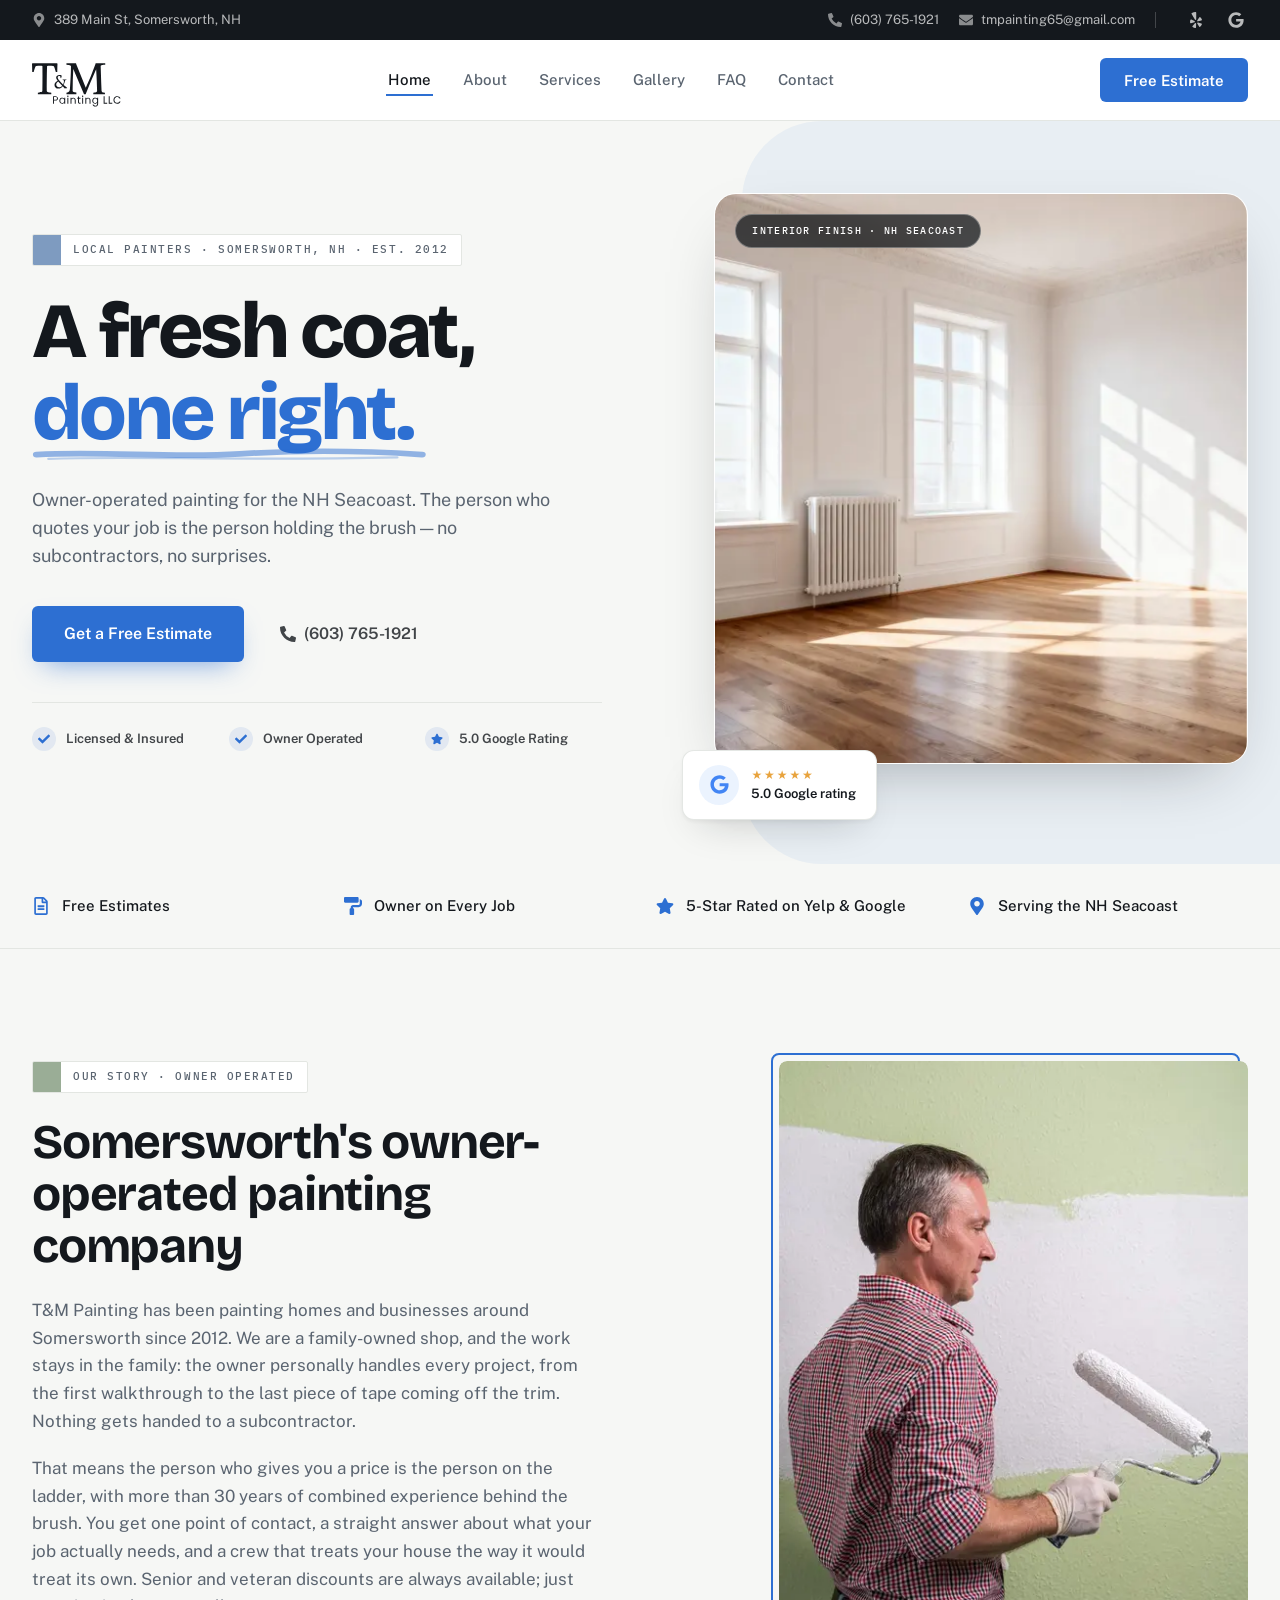
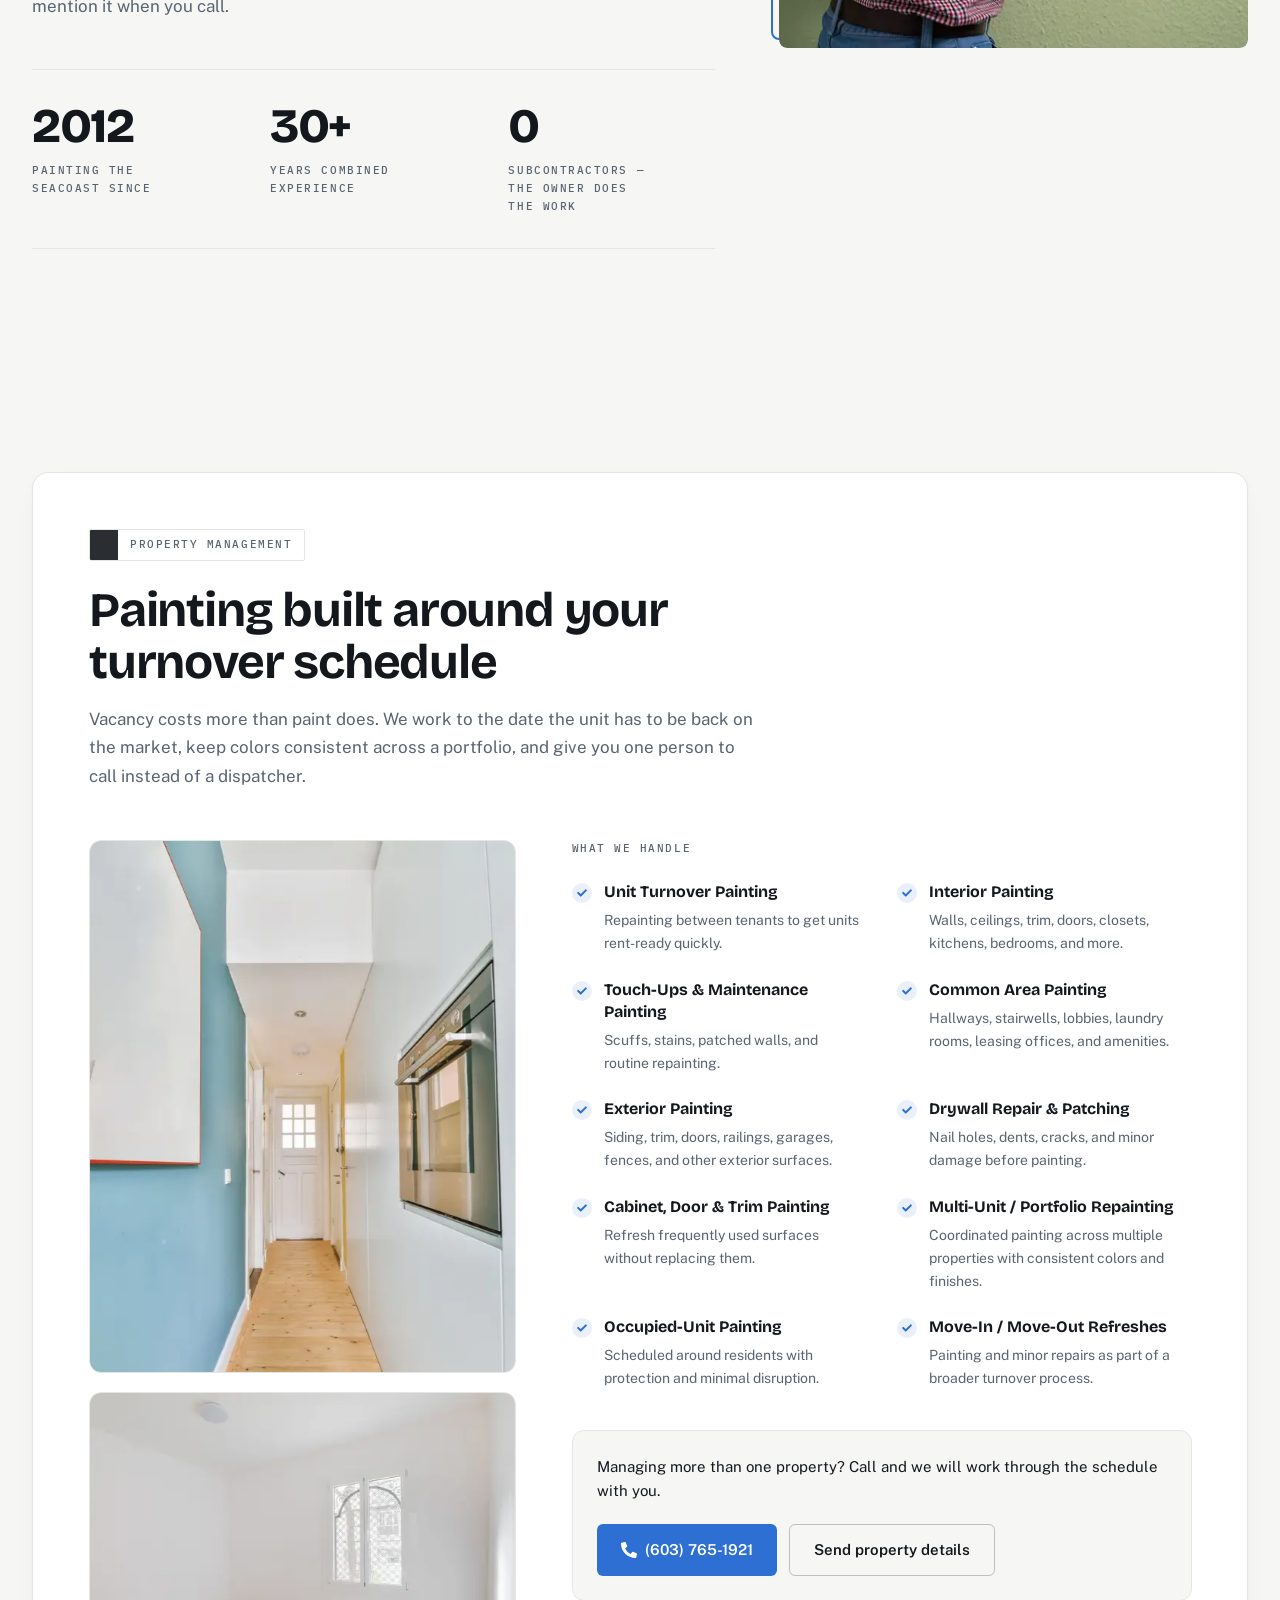
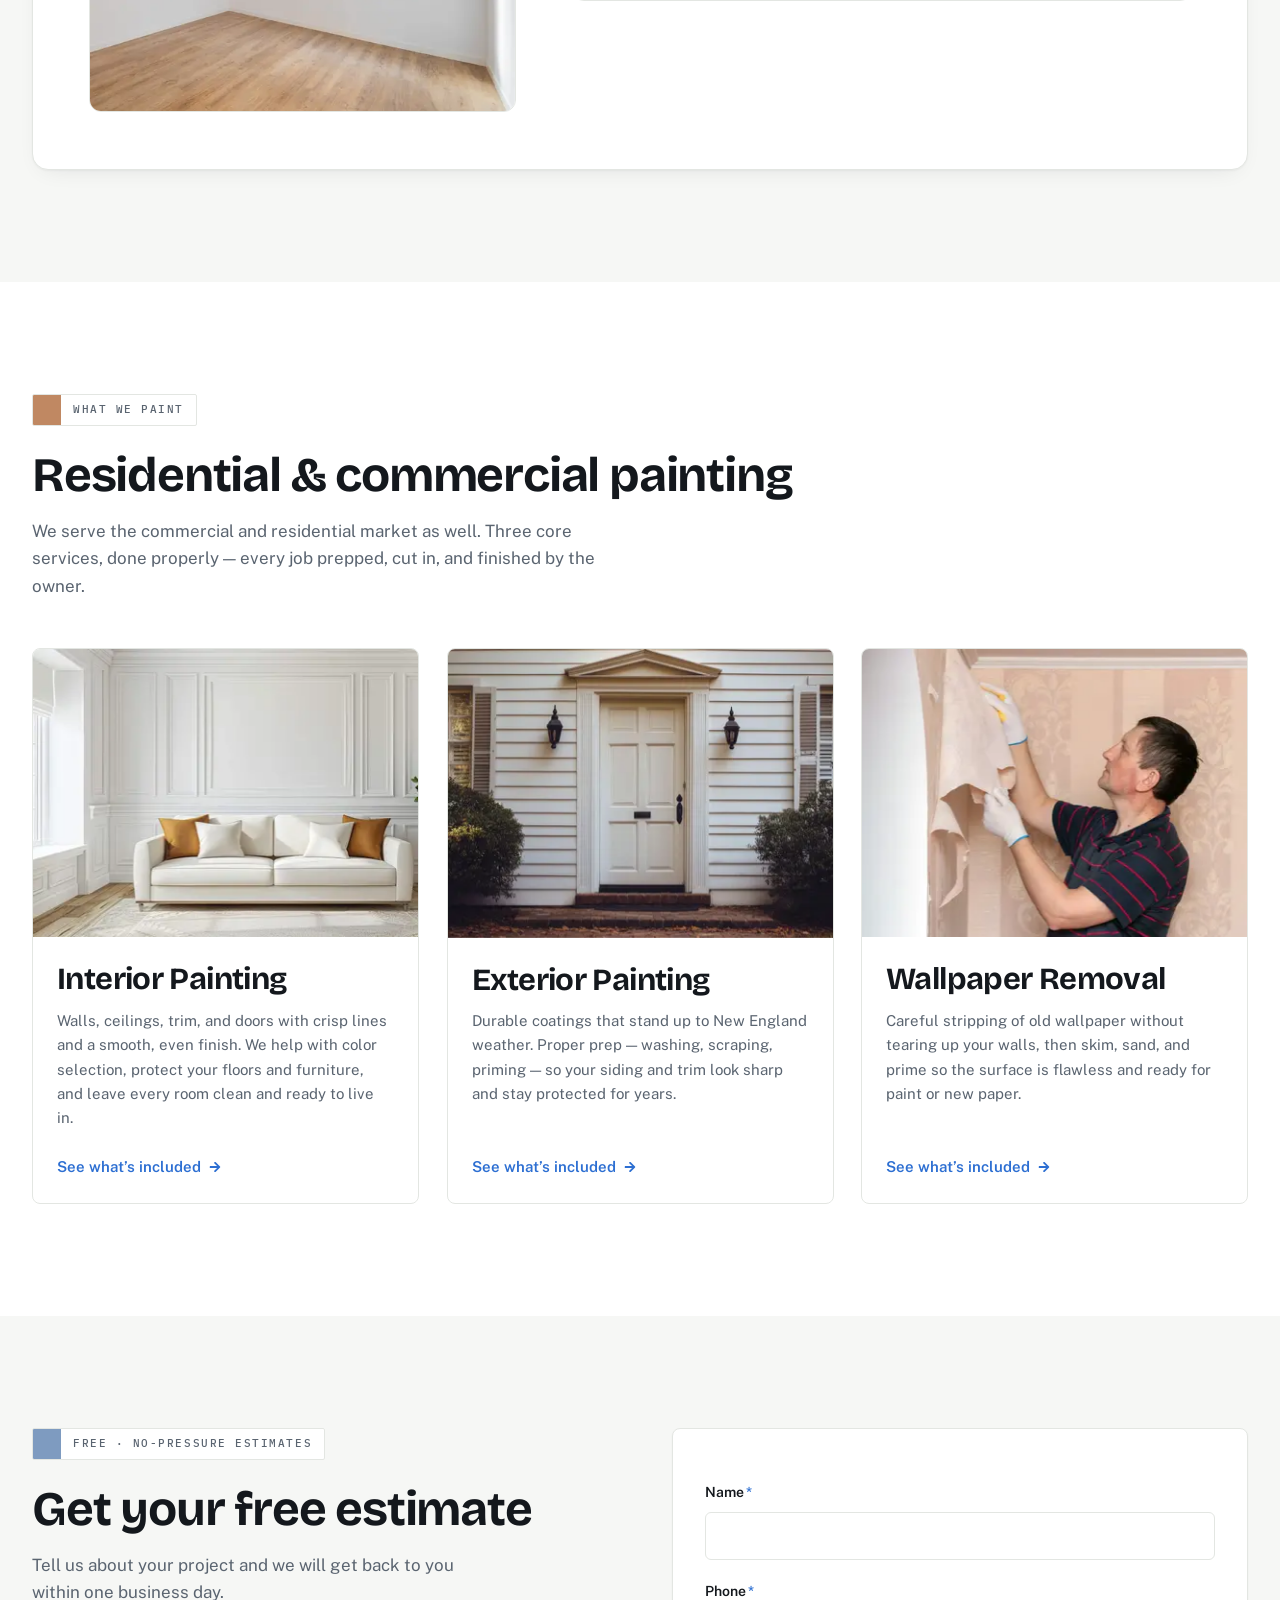
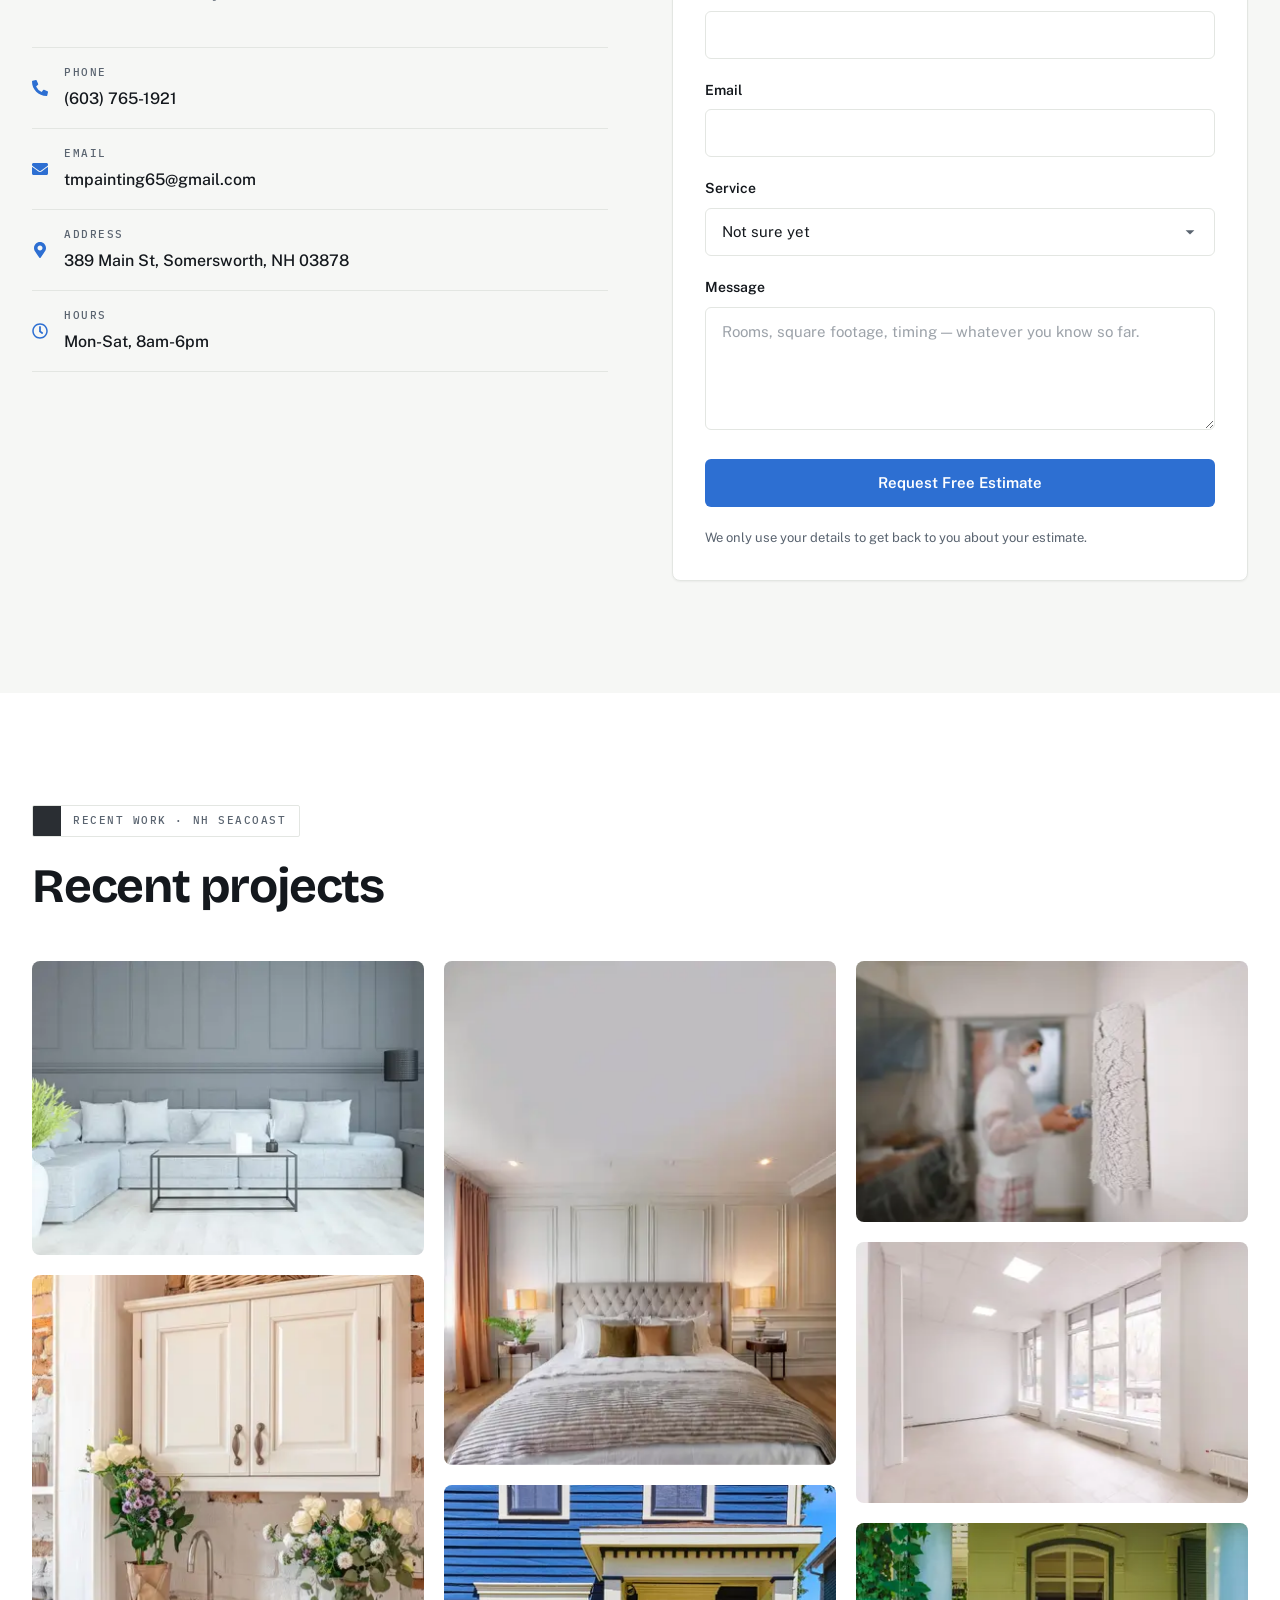
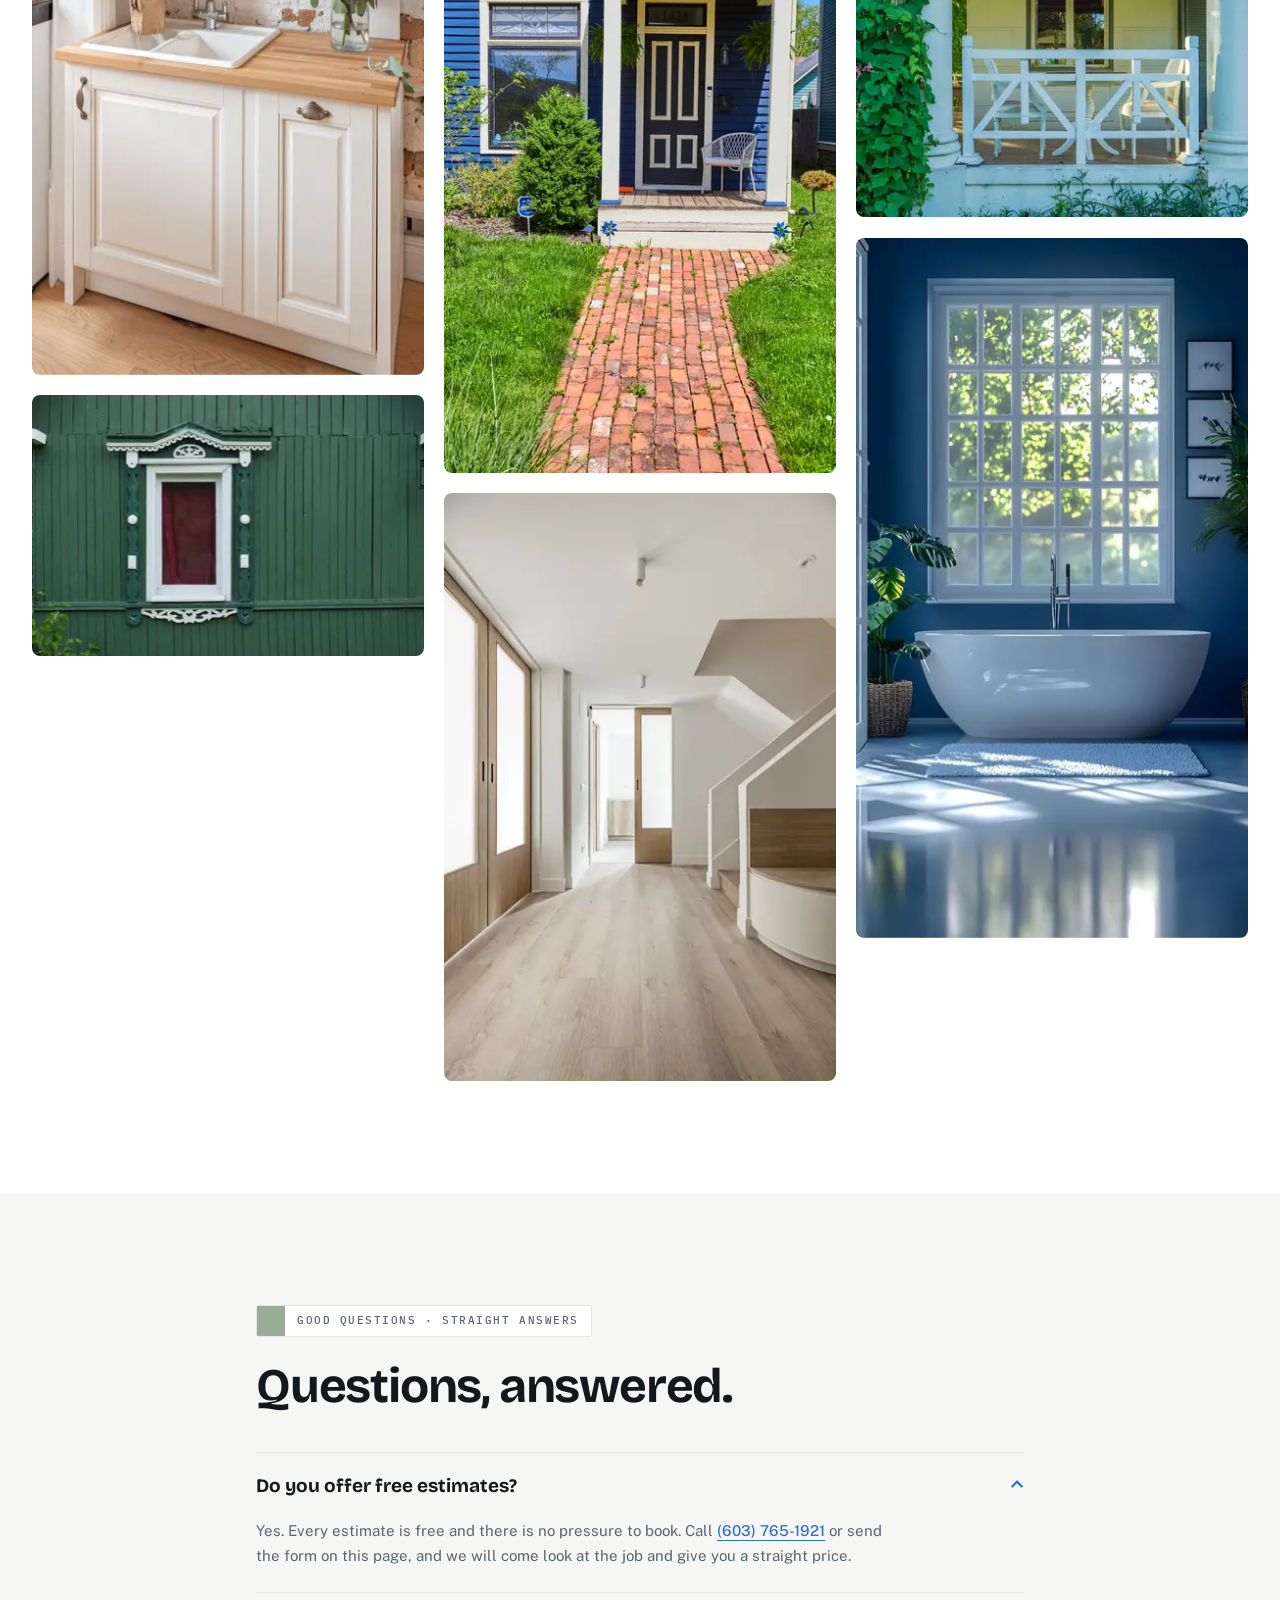
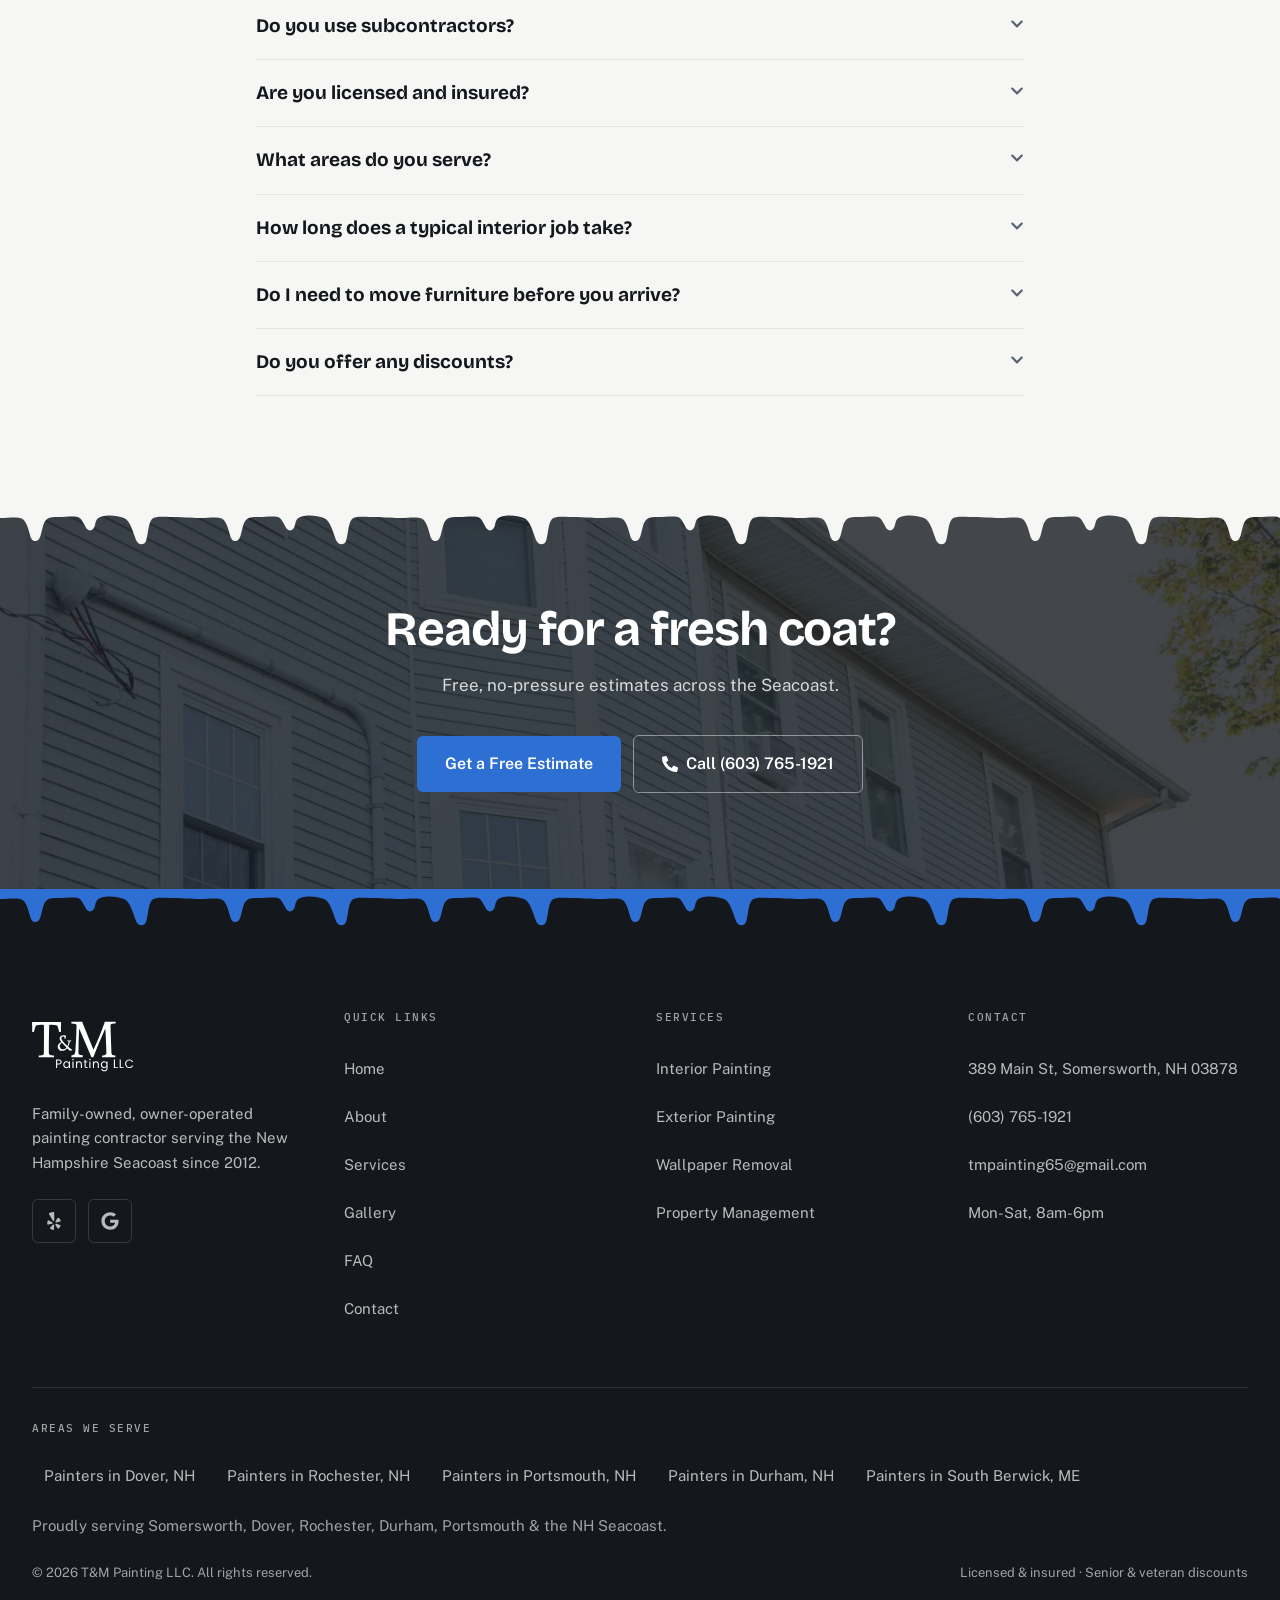
<file: index.html>
<!DOCTYPE html><html lang="en-US"><head><meta charSet="utf-8"/><meta http-equiv="x-ua-compatible" content="ie=edge"/><meta name="viewport" content="width=device-width, initial-scale=1, shrink-to-fit=no"/><meta name="generator" content="Gatsby 5.16.1"/><meta name="theme-color" content="#14181D"/><meta name="description" content="Owner-operated painters serving Somersworth, Dover &amp; the NH Seacoast since 2012. Interior &amp; exterior painting and wallpaper removal. Free estimates: (603) 765-1921." data-gatsby-head="true"/><meta name="robots" content="index,follow" data-gatsby-head="true"/><meta name="format-detection" content="telephone=no" data-gatsby-head="true"/><meta property="og:type" content="website" data-gatsby-head="true"/><meta property="og:site_name" content="T&amp;M Painting LLC" data-gatsby-head="true"/><meta property="og:title" content="Interior &amp; Exterior Painters in Somersworth, NH | T&amp;M Painting" data-gatsby-head="true"/><meta property="og:description" content="Owner-operated painters serving Somersworth, Dover &amp; the NH Seacoast since 2012. Interior &amp; exterior painting and wallpaper removal. Free estimates: (603) 765-1921." data-gatsby-head="true"/><meta property="og:url" content="https://tandmpaintingllc.com/" data-gatsby-head="true"/><meta property="og:locale" content="en_US" data-gatsby-head="true"/><meta property="og:image" content="https://tandmpaintingllc.com/og-image.jpg" data-gatsby-head="true"/><meta property="og:image:width" content="1200" data-gatsby-head="true"/><meta property="og:image:height" content="630" data-gatsby-head="true"/><meta property="og:image:alt" content="T&amp;M Painting LLC — Interior &amp; exterior painting for the NH Seacoast" data-gatsby-head="true"/><meta name="twitter:card" content="summary_large_image" data-gatsby-head="true"/><meta name="twitter:title" content="Interior &amp; Exterior Painters in Somersworth, NH | T&amp;M Painting" data-gatsby-head="true"/><meta name="twitter:description" content="Owner-operated painters serving Somersworth, Dover &amp; the NH Seacoast since 2012. Interior &amp; exterior painting and wallpaper removal. Free estimates: (603) 765-1921." data-gatsby-head="true"/><meta name="twitter:image" content="https://tandmpaintingllc.com/og-image.jpg" data-gatsby-head="true"/><meta name="twitter:image:alt" content="T&amp;M Painting LLC — Interior &amp; exterior painting for the NH Seacoast" data-gatsby-head="true"/><meta name="geo.region" content="US-NH" data-gatsby-head="true"/><meta name="geo.placename" content="Somersworth" data-gatsby-head="true"/><meta name="geo.position" content="43.2458412;-70.8527675" data-gatsby-head="true"/><style data-href="/styles.1beef4822a8ade3ed57e.css" data-identity="gatsby-global-css">*,:after,:before{--tw-border-spacing-x:0;--tw-border-spacing-y:0;--tw-translate-x:0;--tw-translate-y:0;--tw-rotate:0;--tw-skew-x:0;--tw-skew-y:0;--tw-scale-x:1;--tw-scale-y:1;--tw-pan-x: ;--tw-pan-y: ;--tw-pinch-zoom: ;--tw-scroll-snap-strictness:proximity;--tw-gradient-from-position: ;--tw-gradient-via-position: ;--tw-gradient-to-position: ;--tw-ordinal: ;--tw-slashed-zero: ;--tw-numeric-figure: ;--tw-numeric-spacing: ;--tw-numeric-fraction: ;--tw-ring-inset: ;--tw-ring-offset-width:0px;--tw-ring-offset-color:#fff;--tw-ring-color:rgba(59,130,246,.5);--tw-ring-offset-shadow:0 0 #0000;--tw-ring-shadow:0 0 #0000;--tw-shadow:0 0 #0000;--tw-shadow-colored:0 0 #0000;--tw-blur: ;--tw-brightness: ;--tw-contrast: ;--tw-grayscale: ;--tw-hue-rotate: ;--tw-invert: ;--tw-saturate: ;--tw-sepia: ;--tw-drop-shadow: ;--tw-backdrop-blur: ;--tw-backdrop-brightness: ;--tw-backdrop-contrast: ;--tw-backdrop-grayscale: ;--tw-backdrop-hue-rotate: ;--tw-backdrop-invert: ;--tw-backdrop-opacity: ;--tw-backdrop-saturate: ;--tw-backdrop-sepia: ;--tw-contain-size: ;--tw-contain-layout: ;--tw-contain-paint: ;--tw-contain-style: }::backdrop{--tw-border-spacing-x:0;--tw-border-spacing-y:0;--tw-translate-x:0;--tw-translate-y:0;--tw-rotate:0;--tw-skew-x:0;--tw-skew-y:0;--tw-scale-x:1;--tw-scale-y:1;--tw-pan-x: ;--tw-pan-y: ;--tw-pinch-zoom: ;--tw-scroll-snap-strictness:proximity;--tw-gradient-from-position: ;--tw-gradient-via-position: ;--tw-gradient-to-position: ;--tw-ordinal: ;--tw-slashed-zero: ;--tw-numeric-figure: ;--tw-numeric-spacing: ;--tw-numeric-fraction: ;--tw-ring-inset: ;--tw-ring-offset-width:0px;--tw-ring-offset-color:#fff;--tw-ring-color:rgba(59,130,246,.5);--tw-ring-offset-shadow:0 0 #0000;--tw-ring-shadow:0 0 #0000;--tw-shadow:0 0 #0000;--tw-shadow-colored:0 0 #0000;--tw-blur: ;--tw-brightness: ;--tw-contrast: ;--tw-grayscale: ;--tw-hue-rotate: ;--tw-invert: ;--tw-saturate: ;--tw-sepia: ;--tw-drop-shadow: ;--tw-backdrop-blur: ;--tw-backdrop-brightness: ;--tw-backdrop-contrast: ;--tw-backdrop-grayscale: ;--tw-backdrop-hue-rotate: ;--tw-backdrop-invert: ;--tw-backdrop-opacity: ;--tw-backdrop-saturate: ;--tw-backdrop-sepia: ;--tw-contain-size: ;--tw-contain-layout: ;--tw-contain-paint: ;--tw-contain-style: }/*
! tailwindcss v3.4.19 | MIT License | https://tailwindcss.com
*/*,:after,:before{border:0 solid #e5e7eb;box-sizing:border-box}:after,:before{--tw-content:""}:host,html{-webkit-text-size-adjust:100%;font-feature-settings:normal;-webkit-tap-highlight-color:transparent;font-family:Public Sans,ui-sans-serif,system-ui,sans-serif;font-variation-settings:normal;line-height:1.5;-moz-tab-size:4;-o-tab-size:4;tab-size:4}body{line-height:inherit;margin:0}hr{border-top-width:1px;color:inherit;height:0}abbr:where([title]){-webkit-text-decoration:underline dotted;text-decoration:underline dotted}h1,h2,h3,h4,h5,h6{font-size:inherit;font-weight:inherit}a{color:inherit;text-decoration:inherit}b,strong{font-weight:bolder}code,kbd,pre,samp{font-feature-settings:normal;font-family:IBM Plex Mono,ui-monospace,SFMono-Regular,monospace;font-size:1em;font-variation-settings:normal}small{font-size:80%}sub,sup{font-size:75%;line-height:0;position:relative;vertical-align:baseline}sub{bottom:-.25em}sup{top:-.5em}table{border-collapse:collapse;border-color:inherit;text-indent:0}button,input,optgroup,select,textarea{font-feature-settings:inherit;color:inherit;font-family:inherit;font-size:100%;font-variation-settings:inherit;font-weight:inherit;letter-spacing:inherit;line-height:inherit;margin:0;padding:0}button,select{text-transform:none}button,input:where([type=button]),input:where([type=reset]),input:where([type=submit]){-webkit-appearance:button;background-color:transparent;background-image:none}:-moz-focusring{outline:auto}:-moz-ui-invalid{box-shadow:none}progress{vertical-align:baseline}::-webkit-inner-spin-button,::-webkit-outer-spin-button{height:auto}[type=search]{-webkit-appearance:textfield;outline-offset:-2px}::-webkit-search-decoration{-webkit-appearance:none}::-webkit-file-upload-button{-webkit-appearance:button;font:inherit}summary{display:list-item}blockquote,dd,dl,figure,h1,h2,h3,h4,h5,h6,hr,p,pre{margin:0}fieldset{margin:0}fieldset,legend{padding:0}menu,ol,ul{list-style:none;margin:0;padding:0}dialog{padding:0}textarea{resize:vertical}input::-moz-placeholder,textarea::-moz-placeholder{color:#9ca3af;opacity:1}input::placeholder,textarea::placeholder{color:#9ca3af;opacity:1}[role=button],button{cursor:pointer}:disabled{cursor:default}audio,canvas,embed,iframe,img,object,svg,video{display:block;vertical-align:middle}img,video{height:auto;max-width:100%}[hidden]:where(:not([hidden=until-found])){display:none}@font-face{font-display:swap;font-family:Bricolage Grotesque;font-style:normal;font-weight:700;src:url(/fonts/bricolage-grotesque-latin-700-normal.woff2) format("woff2");unicode-range:u+00??,u+0131,u+0152-0153,u+02bb-02bc,u+02c6,u+02da,u+02dc,u+0304,u+0308,u+0329,u+2000-206f,u+20ac,u+2122,u+2191,u+2193,u+2212,u+2215,u+feff,u+fffd}@font-face{font-display:swap;font-family:Bricolage Grotesque;font-style:normal;font-weight:800;src:url(/fonts/bricolage-grotesque-latin-800-normal.woff2) format("woff2");unicode-range:u+00??,u+0131,u+0152-0153,u+02bb-02bc,u+02c6,u+02da,u+02dc,u+0304,u+0308,u+0329,u+2000-206f,u+20ac,u+2122,u+2191,u+2193,u+2212,u+2215,u+feff,u+fffd}@font-face{font-display:swap;font-family:Public Sans;font-style:normal;font-weight:400;src:url(/fonts/public-sans-latin-400-normal.woff2) format("woff2");unicode-range:u+00??,u+0131,u+0152-0153,u+02bb-02bc,u+02c6,u+02da,u+02dc,u+0304,u+0308,u+0329,u+2000-206f,u+20ac,u+2122,u+2191,u+2193,u+2212,u+2215,u+feff,u+fffd}@font-face{font-display:swap;font-family:Public Sans;font-style:normal;font-weight:500;src:url(/fonts/public-sans-latin-500-normal.woff2) format("woff2");unicode-range:u+00??,u+0131,u+0152-0153,u+02bb-02bc,u+02c6,u+02da,u+02dc,u+0304,u+0308,u+0329,u+2000-206f,u+20ac,u+2122,u+2191,u+2193,u+2212,u+2215,u+feff,u+fffd}@font-face{font-display:swap;font-family:Public Sans;font-style:normal;font-weight:600;src:url(/fonts/public-sans-latin-600-normal.woff2) format("woff2");unicode-range:u+00??,u+0131,u+0152-0153,u+02bb-02bc,u+02c6,u+02da,u+02dc,u+0304,u+0308,u+0329,u+2000-206f,u+20ac,u+2122,u+2191,u+2193,u+2212,u+2215,u+feff,u+fffd}@font-face{font-display:swap;font-family:IBM Plex Mono;font-style:normal;font-weight:500;src:url(/fonts/ibm-plex-mono-latin-500-normal.woff2) format("woff2");unicode-range:u+00??,u+0131,u+0152-0153,u+02bb-02bc,u+02c6,u+02da,u+02dc,u+0304,u+0308,u+0329,u+2000-206f,u+20ac,u+2122,u+2191,u+2193,u+2212,u+2215,u+feff,u+fffd}:root{--topbar-h:0px;--header-h:73px;--chrome-h:calc(var(--topbar-h) + var(--header-h))}@media (min-width:1024px){:root{--topbar-h:40px;--header-h:81px}}html{-webkit-text-size-adjust:100%;scroll-behavior:smooth}body{--tw-bg-opacity:1;--tw-text-opacity:1;-webkit-font-smoothing:antialiased;-moz-osx-font-smoothing:grayscale;background-color:rgb(246 247 245/var(--tw-bg-opacity,1));color:rgb(20 24 29/var(--tw-text-opacity,1));font-family:Public Sans,ui-sans-serif,system-ui,sans-serif;font-size:16px;font-weight:400;line-height:1.625;text-rendering:optimizeLegibility}@media (min-width:768px){body{font-size:17px}}h1,h2,h3{--tw-text-opacity:1;color:rgb(20 24 29/var(--tw-text-opacity,1));font-family:Bricolage Grotesque,ui-sans-serif,system-ui,sans-serif}div[id],section[id]{scroll-margin-top:88px}@media (min-width:1024px){div[id],section[id]{scroll-margin-top:80px}}:focus-visible{border-radius:2px;outline:2px solid #2d6fd2;outline-offset:2px}::-moz-selection{background:#2d6fd2;color:#fff}::selection{background:#2d6fd2;color:#fff}.container{width:100%}@media (min-width:640px){.container{max-width:640px}}@media (min-width:768px){.container{max-width:768px}}@media (min-width:1024px){.container{max-width:1024px}}@media (min-width:1280px){.container{max-width:1280px}}@media (min-width:1536px){.container{max-width:1536px}}.shell{margin-left:auto;margin-right:auto;max-width:1280px;padding-left:1.25rem;padding-right:1.25rem;width:100%}@media (min-width:640px){.shell{padding-left:1.5rem;padding-right:1.5rem}}@media (min-width:1024px){.shell{padding-left:2rem;padding-right:2rem}}.main-offset{padding-top:var(--chrome-h)}.btn,.btn-primary{align-items:center;border-radius:.375rem;display:inline-flex;font-size:15px;font-weight:600;gap:.5rem;justify-content:center;line-height:1;min-height:44px;padding-left:1.5rem;padding-right:1.5rem;transition-duration:.2s;transition-property:color,background-color,border-color,text-decoration-color,fill,stroke;transition-timing-function:cubic-bezier(.4,0,.2,1)}.btn-primary{--tw-bg-opacity:1;--tw-text-opacity:1;background-color:rgb(45 111 210/var(--tw-bg-opacity,1));color:rgb(255 255 255/var(--tw-text-opacity,1))}.btn-primary:hover{--tw-bg-opacity:1;background-color:rgb(31 85 168/var(--tw-bg-opacity,1))}.btn-ghost-light{--tw-text-opacity:1;align-items:center;border-color:hsla(0,0%,100%,.45);border-radius:.375rem;border-width:1px;color:rgb(255 255 255/var(--tw-text-opacity,1));display:inline-flex;font-size:15px;font-weight:600;gap:.5rem;justify-content:center;line-height:1;min-height:44px;padding-left:1.5rem;padding-right:1.5rem;transition-duration:.2s;transition-property:color,background-color,border-color,text-decoration-color,fill,stroke;transition-timing-function:cubic-bezier(.4,0,.2,1)}.btn-ghost-light:hover{--tw-border-opacity:1;background-color:hsla(0,0%,100%,.1);border-color:rgb(255 255 255/var(--tw-border-opacity,1))}.btn-outline-ink{--tw-text-opacity:1;align-items:center;border-color:rgba(20,24,29,.25);border-radius:.375rem;border-width:1px;color:rgb(20 24 29/var(--tw-text-opacity,1));display:inline-flex;font-size:15px;font-weight:600;gap:.5rem;justify-content:center;line-height:1;min-height:44px;padding-left:1.5rem;padding-right:1.5rem;transition-duration:.2s;transition-property:color,background-color,border-color,text-decoration-color,fill,stroke;transition-timing-function:cubic-bezier(.4,0,.2,1)}.btn-outline-ink:hover{--tw-border-opacity:1;background-color:rgba(20,24,29,.04);border-color:rgb(20 24 29/var(--tw-border-opacity,1))}.eyebrow-label{font-family:IBM Plex Mono,ui-monospace,SFMono-Regular,monospace;font-size:11px;font-weight:500;letter-spacing:.14em;text-transform:uppercase}.link-tape{--tw-text-opacity:1;color:rgb(45 111 210/var(--tw-text-opacity,1));text-decoration-line:underline;text-underline-offset:4px;transition-duration:.15s;transition-property:color,background-color,border-color,text-decoration-color,fill,stroke;transition-timing-function:cubic-bezier(.4,0,.2,1)}.link-tape:hover{--tw-text-opacity:1;color:rgb(31 85 168/var(--tw-text-opacity,1))}.sr-only{clip:rect(0,0,0,0);border-width:0;height:1px;margin:-1px;overflow:hidden;padding:0;position:absolute;white-space:nowrap;width:1px}.pointer-events-none{pointer-events:none}.visible{visibility:visible}.invisible{visibility:hidden}.static{position:static}.fixed{position:fixed}.absolute{position:absolute}.relative{position:relative}.sticky{position:sticky}.inset-0{inset:0}.inset-x-0{left:0;right:0}.inset-x-3{left:.75rem;right:.75rem}.inset-x-\[-5\%\]{left:-5%;right:-5%}.inset-y-0{bottom:0;top:0}.-bottom-1{bottom:-.25rem}.-bottom-4{bottom:-1rem}.-bottom-5{bottom:-1.25rem}.-left-2{left:-.5rem}.-left-24{left:-6rem}.-right-20{right:-5rem}.-top-2{top:-.5rem}.-top-20{top:-5rem}.bottom-0{bottom:0}.bottom-1\.5{bottom:.375rem}.bottom-\[-18px\]{bottom:-18px}.left-0{left:0}.left-5{left:1.25rem}.left-6{left:1.5rem}.left-\[-3\%\]{left:-3%}.right-0{right:0}.right-5{right:1.25rem}.top-0{top:0}.top-0\.5{top:.125rem}.top-44{top:11rem}.top-5{top:1.25rem}.top-\[-1\%\]{top:-1%}.top-\[13px\]{top:13px}.top-\[7px\]{top:7px}.isolate{isolation:isolate}.-z-10{z-index:-10}.-z-20{z-index:-20}.z-10{z-index:10}.z-40{z-index:40}.z-50{z-index:50}.z-\[60\]{z-index:60}.z-\[70\]{z-index:70}.-m-2{margin:-.5rem}.mx-auto{margin-left:auto;margin-right:auto}.-mr-2{margin-right:-.5rem}.mb-14{margin-bottom:3.5rem}.mb-2{margin-bottom:.5rem}.mb-5{margin-bottom:1.25rem}.mb-7{margin-bottom:1.75rem}.ml-0\.5{margin-left:.125rem}.mt-0\.5{margin-top:.125rem}.mt-1{margin-top:.25rem}.mt-1\.5{margin-top:.375rem}.mt-10{margin-top:2.5rem}.mt-12{margin-top:3rem}.mt-14{margin-top:3.5rem}.mt-2{margin-top:.5rem}.mt-3{margin-top:.75rem}.mt-4{margin-top:1rem}.mt-5{margin-top:1.25rem}.mt-6{margin-top:1.5rem}.mt-7{margin-top:1.75rem}.mt-8{margin-top:2rem}.mt-9{margin-top:2.25rem}.mt-auto{margin-top:auto}.block{display:block}.inline-block{display:inline-block}.flex{display:flex}.inline-flex{display:inline-flex}.grid{display:grid}.hidden{display:none}.h-0\.5{height:.125rem}.h-1\.5{height:.375rem}.h-10{height:2.5rem}.h-11{height:2.75rem}.h-12{height:3rem}.h-16{height:4rem}.h-2\.5{height:.625rem}.h-3{height:.75rem}.h-3\.5{height:.875rem}.h-4{height:1rem}.h-5{height:1.25rem}.h-6{height:1.5rem}.h-64{height:16rem}.h-9{height:2.25rem}.h-\[100dvh\]{height:100dvh}.h-\[18px\]{height:18px}.h-\[19px\]{height:19px}.h-\[72px\]{height:72px}.h-\[76px\]{height:76px}.h-\[95\%\]{height:95%}.h-full{height:100%}.max-h-0{max-height:0}.max-h-10{max-height:2.5rem}.min-h-\[26px\]{min-height:26px}.min-h-\[44px\]{min-height:44px}.min-h-\[460px\]{min-height:460px}.min-h-\[48px\]{min-height:48px}.min-h-\[52px\]{min-height:52px}.min-h-\[54px\]{min-height:54px}.min-h-\[56px\]{min-height:56px}.min-h-\[64px\]{min-height:64px}.min-h-\[68px\]{min-height:68px}.min-h-screen{min-height:100vh}.w-1\/2{width:50%}.w-10{width:2.5rem}.w-11{width:2.75rem}.w-12{width:3rem}.w-16{width:4rem}.w-2\.5{width:.625rem}.w-3{width:.75rem}.w-3\.5{width:.875rem}.w-4{width:1rem}.w-5{width:1.25rem}.w-6{width:1.5rem}.w-64{width:16rem}.w-9{width:2.25rem}.w-\[104\%\]{width:104%}.w-\[106\%\]{width:106%}.w-\[110\%\]{width:110%}.w-\[18px\]{width:18px}.w-\[19px\]{width:19px}.w-\[42\%\]{width:42%}.w-\[min\(88vw\2c 360px\)\]{width:min(88vw,360px)}.w-auto{width:auto}.w-fit{width:-moz-fit-content;width:fit-content}.w-full{width:100%}.w-px{width:1px}.min-w-0{min-width:0}.max-w-2xl{max-width:42rem}.max-w-3xl{max-width:48rem}.max-w-\[20ch\]{max-width:20ch}.max-w-\[500px\]{max-width:500px}.max-w-\[520px\]{max-width:520px}.max-w-\[560px\]{max-width:560px}.max-w-\[570px\]{max-width:570px}.max-w-\[600px\]{max-width:600px}.max-w-\[650px\]{max-width:650px}.max-w-\[720px\]{max-width:720px}.max-w-lg{max-width:32rem}.max-w-md{max-width:28rem}.max-w-xl{max-width:36rem}.max-w-xs{max-width:20rem}.flex-1{flex:1 1 0%}.shrink-0{flex-shrink:0}.origin-left{transform-origin:left}.translate-x-0{--tw-translate-x:0px}.translate-x-0,.translate-x-4{transform:translate(var(--tw-translate-x),var(--tw-translate-y)) rotate(var(--tw-rotate)) skewX(var(--tw-skew-x)) skewY(var(--tw-skew-y)) scaleX(var(--tw-scale-x)) scaleY(var(--tw-scale-y))}.translate-x-4{--tw-translate-x:1rem}.translate-x-full{--tw-translate-x:100%}.translate-x-full,.translate-y-0{transform:translate(var(--tw-translate-x),var(--tw-translate-y)) rotate(var(--tw-rotate)) skewX(var(--tw-skew-x)) skewY(var(--tw-skew-y)) scaleX(var(--tw-scale-x)) scaleY(var(--tw-scale-y))}.translate-y-0{--tw-translate-y:0px}.translate-y-2{--tw-translate-y:0.5rem}.-rotate-2,.translate-y-2{transform:translate(var(--tw-translate-x),var(--tw-translate-y)) rotate(var(--tw-rotate)) skewX(var(--tw-skew-x)) skewY(var(--tw-skew-y)) scaleX(var(--tw-scale-x)) scaleY(var(--tw-scale-y))}.-rotate-2{--tw-rotate:-2deg}.-rotate-45{--tw-rotate:-45deg}.-rotate-45,.-rotate-\[1\.4deg\]{transform:translate(var(--tw-translate-x),var(--tw-translate-y)) rotate(var(--tw-rotate)) skewX(var(--tw-skew-x)) skewY(var(--tw-skew-y)) scaleX(var(--tw-scale-x)) scaleY(var(--tw-scale-y))}.-rotate-\[1\.4deg\]{--tw-rotate:-1.4deg}.rotate-0{--tw-rotate:0deg}.rotate-0,.rotate-180{transform:translate(var(--tw-translate-x),var(--tw-translate-y)) rotate(var(--tw-rotate)) skewX(var(--tw-skew-x)) skewY(var(--tw-skew-y)) scaleX(var(--tw-scale-x)) scaleY(var(--tw-scale-y))}.rotate-180{--tw-rotate:180deg}.rotate-45{--tw-rotate:45deg}.rotate-45,.scale-x-0{transform:translate(var(--tw-translate-x),var(--tw-translate-y)) rotate(var(--tw-rotate)) skewX(var(--tw-skew-x)) skewY(var(--tw-skew-y)) scaleX(var(--tw-scale-x)) scaleY(var(--tw-scale-y))}.scale-x-0{--tw-scale-x:0}.scale-x-100{--tw-scale-x:1;transform:translate(var(--tw-translate-x),var(--tw-translate-y)) rotate(var(--tw-rotate)) skewX(var(--tw-skew-x)) skewY(var(--tw-skew-y)) scaleX(var(--tw-scale-x)) scaleY(var(--tw-scale-y))}.resize-y{resize:vertical}.appearance-none{-webkit-appearance:none;-moz-appearance:none;appearance:none}.break-inside-avoid{-moz-column-break-inside:avoid;break-inside:avoid}.grid-cols-1{grid-template-columns:repeat(1,minmax(0,1fr))}.grid-cols-2{grid-template-columns:repeat(2,minmax(0,1fr))}.grid-rows-\[0fr\]{grid-template-rows:0fr}.grid-rows-\[1fr\]{grid-template-rows:1fr}.flex-col{flex-direction:column}.flex-wrap{flex-wrap:wrap}.items-start{align-items:flex-start}.items-end{align-items:flex-end}.items-center{align-items:center}.items-stretch{align-items:stretch}.justify-center{justify-content:center}.justify-between{justify-content:space-between}.gap-1{gap:.25rem}.gap-1\.5{gap:.375rem}.gap-10{gap:2.5rem}.gap-12{gap:3rem}.gap-14{gap:3.5rem}.gap-2{gap:.5rem}.gap-2\.5{gap:.625rem}.gap-3{gap:.75rem}.gap-4{gap:1rem}.gap-5{gap:1.25rem}.gap-6{gap:1.5rem}.gap-8{gap:2rem}.gap-x-2{-moz-column-gap:.5rem;column-gap:.5rem}.gap-x-6{-moz-column-gap:1.5rem;column-gap:1.5rem}.gap-x-8{-moz-column-gap:2rem;column-gap:2rem}.gap-y-1{row-gap:.25rem}.gap-y-3{row-gap:.75rem}.gap-y-4{row-gap:1rem}.gap-y-5{row-gap:1.25rem}.gap-y-6{row-gap:1.5rem}.space-y-1>:not([hidden])~:not([hidden]){--tw-space-y-reverse:0;margin-bottom:calc(.25rem*var(--tw-space-y-reverse));margin-top:calc(.25rem*(1 - var(--tw-space-y-reverse)))}.space-y-5>:not([hidden])~:not([hidden]){--tw-space-y-reverse:0;margin-bottom:calc(1.25rem*var(--tw-space-y-reverse));margin-top:calc(1.25rem*(1 - var(--tw-space-y-reverse)))}.divide-y>:not([hidden])~:not([hidden]){--tw-divide-y-reverse:0;border-bottom-width:calc(1px*var(--tw-divide-y-reverse));border-top-width:calc(1px*(1 - var(--tw-divide-y-reverse)))}.divide-mist>:not([hidden])~:not([hidden]){--tw-divide-opacity:1;border-color:rgb(227 230 226/var(--tw-divide-opacity,1))}.self-start{align-self:flex-start}.overflow-hidden{overflow:hidden}.overflow-visible{overflow:visible}.overflow-y-auto{overflow-y:auto}.whitespace-nowrap{white-space:nowrap}.break-words{overflow-wrap:break-word}.break-all{word-break:break-all}.rounded-2xl{border-radius:1rem}.rounded-\[22px\]{border-radius:22px}.rounded-\[26px\]{border-radius:26px}.rounded-\[28px\]{border-radius:28px}.rounded-full{border-radius:9999px}.rounded-lg{border-radius:.5rem}.rounded-md{border-radius:.375rem}.rounded-sm{border-radius:.125rem}.rounded-xl{border-radius:.75rem}.rounded-l-\[5rem\]{border-bottom-left-radius:5rem;border-top-left-radius:5rem}.border{border-width:1px}.border-2{border-width:2px}.border-\[42px\]{border-width:42px}.border-y{border-top-width:1px}.border-b,.border-y{border-bottom-width:1px}.border-t{border-top-width:1px}.border-ink\/25{border-color:rgba(20,24,29,.25)}.border-mist{--tw-border-opacity:1;border-color:rgb(227 230 226/var(--tw-border-opacity,1))}.border-mist\/70{border-color:hsla(105,7%,89%,.7)}.border-mist\/90{border-color:hsla(105,7%,89%,.9)}.border-red-500{--tw-border-opacity:1;border-color:rgb(239 68 68/var(--tw-border-opacity,1))}.border-tape{--tw-border-opacity:1;border-color:rgb(45 111 210/var(--tw-border-opacity,1))}.border-tape\/15{border-color:rgba(45,111,210,.15)}.border-tape\/\[0\.035\]{border-color:rgba(45,111,210,.035)}.border-white\/10{border-color:hsla(0,0%,100%,.1)}.border-white\/15{border-color:hsla(0,0%,100%,.15)}.border-white\/25{border-color:hsla(0,0%,100%,.25)}.border-white\/30{border-color:hsla(0,0%,100%,.3)}.border-white\/35{border-color:hsla(0,0%,100%,.35)}.border-white\/45{border-color:hsla(0,0%,100%,.45)}.border-white\/80{border-color:hsla(0,0%,100%,.8)}.bg-\[\#4285F4\]\/10{background-color:rgba(66,133,244,.1)}.bg-chip-clay{--tw-bg-opacity:1;background-color:rgb(192 136 98/var(--tw-bg-opacity,1))}.bg-chip-dusty{--tw-bg-opacity:1;background-color:rgb(126 155 192/var(--tw-bg-opacity,1))}.bg-chip-offblack{--tw-bg-opacity:1;background-color:rgb(42 46 51/var(--tw-bg-opacity,1))}.bg-chip-sage{--tw-bg-opacity:1;background-color:rgb(154 173 150/var(--tw-bg-opacity,1))}.bg-current{background-color:currentColor}.bg-ink{--tw-bg-opacity:1;background-color:rgb(20 24 29/var(--tw-bg-opacity,1))}.bg-ink\/20{background-color:rgba(20,24,29,.2)}.bg-ink\/40{background-color:rgba(20,24,29,.4)}.bg-ink\/75{background-color:rgba(20,24,29,.75)}.bg-ink\/80{background-color:rgba(20,24,29,.8)}.bg-primer{--tw-bg-opacity:1;background-color:rgb(246 247 245/var(--tw-bg-opacity,1))}.bg-red-50{--tw-bg-opacity:1;background-color:rgb(254 242 242/var(--tw-bg-opacity,1))}.bg-tape{--tw-bg-opacity:1;background-color:rgb(45 111 210/var(--tw-bg-opacity,1))}.bg-tape\/10{background-color:rgba(45,111,210,.1)}.bg-tape\/20{background-color:rgba(45,111,210,.2)}.bg-tape\/\[0\.055\]{background-color:rgba(45,111,210,.055)}.bg-tape\/\[0\.07\]{background-color:rgba(45,111,210,.07)}.bg-white{--tw-bg-opacity:1;background-color:rgb(255 255 255/var(--tw-bg-opacity,1))}.bg-white\/10{background-color:hsla(0,0%,100%,.1)}.bg-white\/20{background-color:hsla(0,0%,100%,.2)}.bg-white\/95{background-color:hsla(0,0%,100%,.95)}.bg-\[url\(\'data\:image\/svg\+xml\;charset\=utf-8\2c \%3Csvg\%20xmlns\%3D\%22http\%3A\/\/www\.w3\.org\/2000\/svg\%22\%20viewBox\%3D\%220\%200\%2016\%2016\%22\%20fill\%3D\%22\%235A6470\%22\%3E\%3Cpath\%20d\%3D\%22M4\.5\%206\.5L8\%2010l3\.5-3\.5z\%22\/\%3E\%3C\/svg\%3E\'\)\]{background-image:url("data:image/svg+xml;charset=utf-8,%3Csvg xmlns='http://www.w3.org/2000/svg' fill='%235A6470' viewBox='0 0 16 16'%3E%3Cpath d='M4.5 6.5 8 10l3.5-3.5z'/%3E%3C/svg%3E")}.bg-\[length\:20px_20px\]{background-size:20px 20px}.bg-\[right_14px_center\]{background-position:right 14px center}.bg-no-repeat{background-repeat:no-repeat}.p-2{padding:.5rem}.p-6{padding:1.5rem}.p-7{padding:1.75rem}.px-2{padding-left:.5rem;padding-right:.5rem}.px-2\.5{padding-left:.625rem;padding-right:.625rem}.px-3{padding-left:.75rem;padding-right:.75rem}.px-3\.5{padding-left:.875rem;padding-right:.875rem}.px-4{padding-left:1rem;padding-right:1rem}.px-5{padding-left:1.25rem;padding-right:1.25rem}.px-6{padding-left:1.5rem;padding-right:1.5rem}.px-7{padding-left:1.75rem;padding-right:1.75rem}.px-8{padding-left:2rem;padding-right:2rem}.py-1{padding-bottom:.25rem;padding-top:.25rem}.py-1\.5{padding-bottom:.375rem;padding-top:.375rem}.py-12{padding-bottom:3rem;padding-top:3rem}.py-14{padding-bottom:3.5rem;padding-top:3.5rem}.py-16{padding-bottom:4rem;padding-top:4rem}.py-2{padding-bottom:.5rem;padding-top:.5rem}.py-20{padding-bottom:5rem;padding-top:5rem}.py-3{padding-bottom:.75rem;padding-top:.75rem}.py-3\.5{padding-bottom:.875rem;padding-top:.875rem}.py-4{padding-bottom:1rem;padding-top:1rem}.py-5{padding-bottom:1.25rem;padding-top:1.25rem}.py-6{padding-bottom:1.5rem;padding-top:1.5rem}.py-7{padding-bottom:1.75rem;padding-top:1.75rem}.py-8{padding-bottom:2rem;padding-top:2rem}.pb-1\.5{padding-bottom:.375rem}.pb-6{padding-bottom:1.5rem}.pb-9{padding-bottom:2.25rem}.pb-\[calc\(0\.5rem\+env\(safe-area-inset-bottom\)\)\]{padding-bottom:calc(.5rem + env(safe-area-inset-bottom))}.pb-\[calc\(5\.5rem\+env\(safe-area-inset-bottom\)\)\]{padding-bottom:calc(5.5rem + env(safe-area-inset-bottom))}.pb-\[max\(20px\2c env\(safe-area-inset-bottom\)\)\]{padding-bottom:max(20px,env(safe-area-inset-bottom))}.pr-1{padding-right:.25rem}.pr-10{padding-right:2.5rem}.pr-11{padding-right:2.75rem}.pt-10{padding-top:2.5rem}.pt-16{padding-top:4rem}.pt-5{padding-top:1.25rem}.pt-6{padding-top:1.5rem}.pt-8{padding-top:2rem}.text-left{text-align:left}.text-center{text-align:center}.align-middle{vertical-align:middle}.font-display{font-family:Bricolage Grotesque,ui-sans-serif,system-ui,sans-serif}.font-mono{font-family:IBM Plex Mono,ui-monospace,SFMono-Regular,monospace}.text-2xl{font-size:1.5rem;line-height:2rem}.text-4xl{font-size:2.25rem;line-height:2.5rem}.text-\[10px\]{font-size:10px}.text-\[11px\]{font-size:11px}.text-\[12px\]{font-size:12px}.text-\[13px\]{font-size:13px}.text-\[14px\]{font-size:14px}.text-\[15px\]{font-size:15px}.text-\[16px\]{font-size:16px}.text-\[17px\]{font-size:17px}.text-\[19px\]{font-size:19px}.text-\[22px\]{font-size:22px}.text-\[88px\]{font-size:88px}.text-\[clamp\(2\.35rem\2c 4\.4vw\2c 3\.6rem\)\]{font-size:clamp(2.35rem,4.4vw,3.6rem)}.text-\[clamp\(2\.5rem\2c 5vw\2c 3\.9rem\)\]{font-size:clamp(2.5rem,5vw,3.9rem)}.text-\[clamp\(3rem\2c 6\.1vw\2c 5\.15rem\)\]{font-size:clamp(3rem,6.1vw,5.15rem)}.text-base{font-size:1rem;line-height:1.5rem}.text-display-lg{font-size:clamp(2rem,4vw,3rem);letter-spacing:-.025em;line-height:1.08}.text-display-md{font-size:clamp(1.5rem,2.4vw,2rem);letter-spacing:-.02em;line-height:1.15}.text-sm{font-size:.875rem;line-height:1.25rem}.text-xl{font-size:1.25rem;line-height:1.75rem}.text-xs{font-size:.75rem;line-height:1rem}.font-bold{font-weight:700}.font-extrabold{font-weight:800}.font-medium{font-weight:500}.font-normal{font-weight:400}.font-semibold{font-weight:600}.uppercase{text-transform:uppercase}.not-italic{font-style:normal}.leading-\[0\.8\]{line-height:.8}.leading-\[0\.95\]{line-height:.95}.leading-\[1\.02\]{line-height:1.02}.leading-\[1\.75\]{line-height:1.75}.leading-\[1\.7\]{line-height:1.7}.leading-none{line-height:1}.leading-relaxed{line-height:1.625}.leading-snug{line-height:1.375}.tracking-\[-0\.01em\]{letter-spacing:-.01em}.tracking-\[-0\.02em\]{letter-spacing:-.02em}.tracking-\[-0\.035em\]{letter-spacing:-.035em}.tracking-\[-0\.03em\]{letter-spacing:-.03em}.tracking-\[-0\.045em\]{letter-spacing:-.045em}.tracking-\[-0\.04em\]{letter-spacing:-.04em}.tracking-\[-0\.07em\]{letter-spacing:-.07em}.tracking-\[0\.12em\]{letter-spacing:.12em}.tracking-\[0\.13em\]{letter-spacing:.13em}.tracking-\[0\.14em\]{letter-spacing:.14em}.tracking-\[0\.16em\]{letter-spacing:.16em}.tracking-\[0\.1em\]{letter-spacing:.1em}.text-\[\#4285F4\]{--tw-text-opacity:1;color:rgb(66 133 244/var(--tw-text-opacity,1))}.text-\[\#E8A33D\]{--tw-text-opacity:1;color:rgb(232 163 61/var(--tw-text-opacity,1))}.text-\[\#F3B34C\]{--tw-text-opacity:1;color:rgb(243 179 76/var(--tw-text-opacity,1))}.text-ink{--tw-text-opacity:1;color:rgb(20 24 29/var(--tw-text-opacity,1))}.text-ink\/70{color:rgba(20,24,29,.7)}.text-ink\/80{color:rgba(20,24,29,.8)}.text-primer{--tw-text-opacity:1;color:rgb(246 247 245/var(--tw-text-opacity,1))}.text-red-600{--tw-text-opacity:1;color:rgb(220 38 38/var(--tw-text-opacity,1))}.text-red-700{--tw-text-opacity:1;color:rgb(185 28 28/var(--tw-text-opacity,1))}.text-steel{--tw-text-opacity:1;color:rgb(90 100 112/var(--tw-text-opacity,1))}.text-tape{--tw-text-opacity:1;color:rgb(45 111 210/var(--tw-text-opacity,1))}.text-white{--tw-text-opacity:1;color:rgb(255 255 255/var(--tw-text-opacity,1))}.text-white\/40{color:hsla(0,0%,100%,.4)}.text-white\/50{color:hsla(0,0%,100%,.5)}.text-white\/55{color:hsla(0,0%,100%,.55)}.text-white\/60{color:hsla(0,0%,100%,.6)}.text-white\/65{color:hsla(0,0%,100%,.65)}.text-white\/70{color:hsla(0,0%,100%,.7)}.text-white\/80{color:hsla(0,0%,100%,.8)}.text-white\/90{color:hsla(0,0%,100%,.9)}.underline{text-decoration-line:underline}.decoration-white\/25{text-decoration-color:hsla(0,0%,100%,.25)}.underline-offset-8{text-underline-offset:8px}.opacity-0{opacity:0}.opacity-100{opacity:1}.opacity-15{opacity:.15}.shadow-\[-12px_0_40px_-12px_rgba\(20\2c 24\2c 29\2c 0\.35\)\]{--tw-shadow:-12px 0 40px -12px rgba(20,24,29,.35);--tw-shadow-colored:-12px 0 40px -12px var(--tw-shadow-color);box-shadow:var(--tw-ring-offset-shadow,0 0 #0000),var(--tw-ring-shadow,0 0 #0000),var(--tw-shadow)}.shadow-\[0_12px_28px_-12px_rgba\(45\2c 111\2c 210\2c 0\.65\)\]{--tw-shadow:0 12px 28px -12px rgba(45,111,210,.65);--tw-shadow-colored:0 12px 28px -12px var(--tw-shadow-color);box-shadow:var(--tw-ring-offset-shadow,0 0 #0000),var(--tw-ring-shadow,0 0 #0000),var(--tw-shadow)}.shadow-\[0_14px_32px_-14px_rgba\(45\2c 111\2c 210\2c 0\.75\)\]{--tw-shadow:0 14px 32px -14px rgba(45,111,210,.75);--tw-shadow-colored:0 14px 32px -14px var(--tw-shadow-color);box-shadow:var(--tw-ring-offset-shadow,0 0 #0000),var(--tw-ring-shadow,0 0 #0000),var(--tw-shadow)}.shadow-\[0_26px_65px_-30px_rgba\(20\2c 24\2c 29\2c 0\.38\)\]{--tw-shadow:0 26px 65px -30px rgba(20,24,29,.38);--tw-shadow-colored:0 26px 65px -30px var(--tw-shadow-color)}.shadow-\[0_26px_65px_-30px_rgba\(20\2c 24\2c 29\2c 0\.38\)\],.shadow-card{box-shadow:var(--tw-ring-offset-shadow,0 0 #0000),var(--tw-ring-shadow,0 0 #0000),var(--tw-shadow)}.shadow-card{--tw-shadow:0 1px 2px rgba(20,24,29,.04),0 8px 24px -12px rgba(20,24,29,.12);--tw-shadow-colored:0 1px 2px var(--tw-shadow-color),0 8px 24px -12px var(--tw-shadow-color)}.shadow-lift{--tw-shadow:0 2px 4px rgba(20,24,29,.05),0 18px 40px -18px rgba(20,24,29,.22);--tw-shadow-colored:0 2px 4px var(--tw-shadow-color),0 18px 40px -18px var(--tw-shadow-color)}.shadow-lift,.shadow-md{box-shadow:var(--tw-ring-offset-shadow,0 0 #0000),var(--tw-ring-shadow,0 0 #0000),var(--tw-shadow)}.shadow-md{--tw-shadow:0 4px 6px -1px rgba(0,0,0,.1),0 2px 4px -2px rgba(0,0,0,.1);--tw-shadow-colored:0 4px 6px -1px var(--tw-shadow-color),0 2px 4px -2px var(--tw-shadow-color)}.shadow-sm{--tw-shadow:0 1px 2px 0 rgba(0,0,0,.05);--tw-shadow-colored:0 1px 2px 0 var(--tw-shadow-color)}.shadow-sm,.shadow-sticky{box-shadow:var(--tw-ring-offset-shadow,0 0 #0000),var(--tw-ring-shadow,0 0 #0000),var(--tw-shadow)}.shadow-sticky{--tw-shadow:0 -4px 16px rgba(0,0,0,.08);--tw-shadow-colored:0 -4px 16px var(--tw-shadow-color)}.outline-none{outline:2px solid transparent;outline-offset:2px}.ring{--tw-ring-offset-shadow:var(--tw-ring-inset) 0 0 0 var(--tw-ring-offset-width) var(--tw-ring-offset-color);--tw-ring-shadow:var(--tw-ring-inset) 0 0 0 calc(3px + var(--tw-ring-offset-width)) var(--tw-ring-color)}.ring,.ring-1{box-shadow:var(--tw-ring-offset-shadow),var(--tw-ring-shadow),var(--tw-shadow,0 0 #0000)}.ring-1{--tw-ring-offset-shadow:var(--tw-ring-inset) 0 0 0 var(--tw-ring-offset-width) var(--tw-ring-offset-color);--tw-ring-shadow:var(--tw-ring-inset) 0 0 0 calc(1px + var(--tw-ring-offset-width)) var(--tw-ring-color)}.ring-white\/15{--tw-ring-color:hsla(0,0%,100%,.15)}.filter{filter:var(--tw-blur) var(--tw-brightness) var(--tw-contrast) var(--tw-grayscale) var(--tw-hue-rotate) var(--tw-invert) var(--tw-saturate) var(--tw-sepia) var(--tw-drop-shadow)}.backdrop-blur{--tw-backdrop-blur:blur(8px)}.backdrop-blur,.backdrop-blur-sm{backdrop-filter:var(--tw-backdrop-blur) var(--tw-backdrop-brightness) var(--tw-backdrop-contrast) var(--tw-backdrop-grayscale) var(--tw-backdrop-hue-rotate) var(--tw-backdrop-invert) var(--tw-backdrop-opacity) var(--tw-backdrop-saturate) var(--tw-backdrop-sepia)}.backdrop-blur-sm{--tw-backdrop-blur:blur(4px)}.transition{transition-duration:.15s;transition-property:color,background-color,border-color,text-decoration-color,fill,stroke,opacity,box-shadow,transform,filter,backdrop-filter;transition-timing-function:cubic-bezier(.4,0,.2,1)}.transition-\[grid-template-rows\2c visibility\]{transition-duration:.15s;transition-property:grid-template-rows,visibility;transition-timing-function:cubic-bezier(.4,0,.2,1)}.transition-\[opacity\2c transform\]{transition-duration:.15s;transition-property:opacity,transform;transition-timing-function:cubic-bezier(.4,0,.2,1)}.transition-all{transition-duration:.15s;transition-property:all;transition-timing-function:cubic-bezier(.4,0,.2,1)}.transition-colors{transition-duration:.15s;transition-property:color,background-color,border-color,text-decoration-color,fill,stroke;transition-timing-function:cubic-bezier(.4,0,.2,1)}.transition-opacity{transition-duration:.15s;transition-property:opacity;transition-timing-function:cubic-bezier(.4,0,.2,1)}.transition-shadow{transition-duration:.15s;transition-property:box-shadow;transition-timing-function:cubic-bezier(.4,0,.2,1)}.transition-transform{transition-duration:.15s;transition-property:transform;transition-timing-function:cubic-bezier(.4,0,.2,1)}.duration-200{transition-duration:.2s}.duration-300{transition-duration:.3s}.duration-500{transition-duration:.5s}.duration-\[250ms\]{transition-duration:.25s}.ease-in-out{transition-timing-function:cubic-bezier(.4,0,.2,1)}.ease-out{transition-timing-function:cubic-bezier(0,0,.2,1)}.ease-physical{transition-timing-function:cubic-bezier(.22,1,.36,1)}.img-instant [data-main-image]{opacity:1!important;transition:none!important}.img-instant [data-placeholder-image]{transition:none!important}.js .reveal{opacity:0;transform:translateY(16px);transition:opacity .4s cubic-bezier(.22,1,.36,1),transform .4s cubic-bezier(.22,1,.36,1);transition-delay:var(--reveal-delay,0ms);will-change:opacity,transform}.js .reveal-in{opacity:1;transform:none}.\[column-count\:1\]{-moz-column-count:1;column-count:1}.yarl__container{background-color:rgba(20,24,29,.95)!important}.yarl__button{color:hsla(0,0%,100%,.85);filter:none}.yarl__button:hover{color:#fff}@media (prefers-reduced-motion:reduce){html{scroll-behavior:auto}*,:after,:before{animation-duration:.01ms!important;animation-iteration-count:1!important;scroll-behavior:auto!important;transition-duration:.01ms!important}.js .reveal{opacity:1;transform:none}}.placeholder\:text-steel\/60::-moz-placeholder{color:rgba(90,100,112,.6)}.placeholder\:text-steel\/60::placeholder{color:rgba(90,100,112,.6)}.after\:absolute:after{content:var(--tw-content);position:absolute}.after\:inset-0:after{content:var(--tw-content);inset:0}.after\:content-\[\'\'\]:after{--tw-content:"";content:var(--tw-content)}.focus-within\:ring-2:focus-within{--tw-ring-offset-shadow:var(--tw-ring-inset) 0 0 0 var(--tw-ring-offset-width) var(--tw-ring-offset-color);--tw-ring-shadow:var(--tw-ring-inset) 0 0 0 calc(2px + var(--tw-ring-offset-width)) var(--tw-ring-color);box-shadow:var(--tw-ring-offset-shadow),var(--tw-ring-shadow),var(--tw-shadow,0 0 #0000)}.focus-within\:ring-tape:focus-within{--tw-ring-opacity:1;--tw-ring-color:rgb(45 111 210/var(--tw-ring-opacity,1))}.focus-within\:ring-offset-2:focus-within{--tw-ring-offset-width:2px}.hover\:-translate-y-0\.5:hover{--tw-translate-y:-0.125rem}.hover\:-translate-y-0\.5:hover,.hover\:-translate-y-1:hover{transform:translate(var(--tw-translate-x),var(--tw-translate-y)) rotate(var(--tw-rotate)) skewX(var(--tw-skew-x)) skewY(var(--tw-skew-y)) scaleX(var(--tw-scale-x)) scaleY(var(--tw-scale-y))}.hover\:-translate-y-1:hover{--tw-translate-y:-0.25rem}.hover\:border-ink:hover{--tw-border-opacity:1;border-color:rgb(20 24 29/var(--tw-border-opacity,1))}.hover\:border-tape:hover{--tw-border-opacity:1;border-color:rgb(45 111 210/var(--tw-border-opacity,1))}.hover\:border-white:hover{--tw-border-opacity:1;border-color:rgb(255 255 255/var(--tw-border-opacity,1))}.hover\:bg-ink\/\[0\.06\]:hover{background-color:rgba(20,24,29,.06)}.hover\:bg-tape-deep:hover{--tw-bg-opacity:1;background-color:rgb(31 85 168/var(--tw-bg-opacity,1))}.hover\:bg-white:hover{--tw-bg-opacity:1;background-color:rgb(255 255 255/var(--tw-bg-opacity,1))}.hover\:bg-white\/10:hover{background-color:hsla(0,0%,100%,.1)}.hover\:bg-white\/5:hover{background-color:hsla(0,0%,100%,.05)}.hover\:text-ink:hover{--tw-text-opacity:1;color:rgb(20 24 29/var(--tw-text-opacity,1))}.hover\:text-tape:hover{--tw-text-opacity:1;color:rgb(45 111 210/var(--tw-text-opacity,1))}.hover\:text-tape-deep:hover{--tw-text-opacity:1;color:rgb(31 85 168/var(--tw-text-opacity,1))}.hover\:text-white:hover{--tw-text-opacity:1;color:rgb(255 255 255/var(--tw-text-opacity,1))}.hover\:shadow-lift:hover{--tw-shadow:0 2px 4px rgba(20,24,29,.05),0 18px 40px -18px rgba(20,24,29,.22);--tw-shadow-colored:0 2px 4px var(--tw-shadow-color),0 18px 40px -18px var(--tw-shadow-color);box-shadow:var(--tw-ring-offset-shadow,0 0 #0000),var(--tw-ring-shadow,0 0 #0000),var(--tw-shadow)}.focus\:not-sr-only:focus{clip:auto;height:auto;margin:0;overflow:visible;padding:0;position:static;white-space:normal;width:auto}.focus\:fixed:focus{position:fixed}.focus\:left-4:focus{left:1rem}.focus\:top-4:focus{top:1rem}.focus\:z-\[80\]:focus{z-index:80}.focus\:rounded-md:focus{border-radius:.375rem}.focus\:border-tape:focus{--tw-border-opacity:1;border-color:rgb(45 111 210/var(--tw-border-opacity,1))}.focus\:bg-tape:focus{--tw-bg-opacity:1;background-color:rgb(45 111 210/var(--tw-bg-opacity,1))}.focus\:px-5:focus{padding-left:1.25rem;padding-right:1.25rem}.focus\:py-3:focus{padding-bottom:.75rem;padding-top:.75rem}.focus\:text-\[15px\]:focus{font-size:15px}.focus\:font-semibold:focus{font-weight:600}.focus\:text-white:focus{--tw-text-opacity:1;color:rgb(255 255 255/var(--tw-text-opacity,1))}.focus\:outline-none:focus{outline:2px solid transparent;outline-offset:2px}.focus\:ring-2:focus{--tw-ring-offset-shadow:var(--tw-ring-inset) 0 0 0 var(--tw-ring-offset-width) var(--tw-ring-offset-color);--tw-ring-shadow:var(--tw-ring-inset) 0 0 0 calc(2px + var(--tw-ring-offset-width)) var(--tw-ring-color);box-shadow:var(--tw-ring-offset-shadow),var(--tw-ring-shadow),var(--tw-shadow,0 0 #0000)}.focus\:ring-tape\/30:focus{--tw-ring-color:rgba(45,111,210,.3)}.disabled\:cursor-not-allowed:disabled{cursor:not-allowed}.disabled\:opacity-70:disabled{opacity:.7}.group:hover .group-hover\:translate-x-1{--tw-translate-x:0.25rem}.group:hover .group-hover\:scale-\[1\.04\],.group:hover .group-hover\:translate-x-1{transform:translate(var(--tw-translate-x),var(--tw-translate-y)) rotate(var(--tw-rotate)) skewX(var(--tw-skew-x)) skewY(var(--tw-skew-y)) scaleX(var(--tw-scale-x)) scaleY(var(--tw-scale-y))}.group:hover .group-hover\:scale-\[1\.04\]{--tw-scale-x:1.04;--tw-scale-y:1.04}.group:hover .group-hover\:scale-x-110{--tw-scale-x:1.1;transform:translate(var(--tw-translate-x),var(--tw-translate-y)) rotate(var(--tw-rotate)) skewX(var(--tw-skew-x)) skewY(var(--tw-skew-y)) scaleX(var(--tw-scale-x)) scaleY(var(--tw-scale-y))}.group:hover .group-hover\:text-tape-deep{--tw-text-opacity:1;color:rgb(31 85 168/var(--tw-text-opacity,1))}.group:hover .group-hover\:opacity-100{opacity:1}.group:focus-visible .group-focus-visible\:opacity-100{opacity:1}@media (min-width:400px){.min-\[400px\]\:grid-cols-3{grid-template-columns:repeat(3,minmax(0,1fr))}.min-\[400px\]\:gap-4{gap:1rem}}@media (min-width:640px){.sm\:col-span-2{grid-column:span 2/span 2}.sm\:mt-0{margin-top:0}.sm\:grid{display:grid}.sm\:w-7{width:1.75rem}.sm\:w-auto{width:auto}.sm\:grid-cols-2{grid-template-columns:repeat(2,minmax(0,1fr))}.sm\:grid-cols-3{grid-template-columns:repeat(3,minmax(0,1fr))}.sm\:grid-cols-\[auto_1fr\]{grid-template-columns:auto 1fr}.sm\:flex-row{flex-direction:row}.sm\:items-start{align-items:flex-start}.sm\:items-center{align-items:center}.sm\:justify-between{justify-content:space-between}.sm\:gap-5{gap:1.25rem}.sm\:gap-8{gap:2rem}.sm\:gap-x-6{-moz-column-gap:1.5rem;column-gap:1.5rem}.sm\:p-10{padding:2.5rem}.sm\:p-7{padding:1.75rem}.sm\:p-8{padding:2rem}.sm\:p-9{padding:2.25rem}.sm\:px-3{padding-left:.75rem;padding-right:.75rem}.sm\:px-9{padding-left:2.25rem;padding-right:2.25rem}.sm\:text-3xl{font-size:1.875rem;line-height:2.25rem}.sm\:text-5xl{font-size:3rem;line-height:1}.sm\:text-\[11px\]{font-size:11px}.sm\:text-\[15px\]{font-size:15px}.sm\:text-\[19px\]{font-size:19px}.sm\:text-\[24px\]{font-size:24px}.sm\:tracking-\[0\.14em\]{letter-spacing:.14em}.sm\:\[column-count\:2\]{-moz-column-count:2;column-count:2}}@media (min-width:768px){.md\:grid-cols-2{grid-template-columns:repeat(2,minmax(0,1fr))}.md\:grid-cols-3{grid-template-columns:repeat(3,minmax(0,1fr))}.md\:grid-cols-4{grid-template-columns:repeat(4,minmax(0,1fr))}.md\:gap-7{gap:1.75rem}.md\:gap-x-8{-moz-column-gap:2rem;column-gap:2rem}.md\:px-12{padding-left:3rem;padding-right:3rem}.md\:py-14{padding-bottom:3.5rem;padding-top:3.5rem}.md\:py-16{padding-bottom:4rem;padding-top:4rem}.md\:py-20{padding-bottom:5rem;padding-top:5rem}.md\:py-24{padding-bottom:6rem;padding-top:6rem}.md\:py-28{padding-bottom:7rem;padding-top:7rem}.md\:py-8{padding-bottom:2rem;padding-top:2rem}.md\:pb-16{padding-bottom:4rem}.md\:pt-20{padding-top:5rem}.md\:text-\[15px\]{font-size:15px}.md\:text-lg{font-size:1.125rem;line-height:1.75rem}}@media (min-width:1024px){.lg\:sticky{position:sticky}.lg\:-bottom-7{bottom:-1.75rem}.lg\:-left-8{left:-2rem}.lg\:top-28{top:7rem}.lg\:col-span-5{grid-column:span 5/span 5}.lg\:col-span-7{grid-column:span 7/span 7}.lg\:mt-0{margin-top:0}.lg\:block{display:block}.lg\:flex{display:flex}.lg\:inline-flex{display:inline-flex}.lg\:hidden{display:none}.lg\:h-14{height:3.5rem}.lg\:h-16{height:4rem}.lg\:h-20{height:5rem}.lg\:min-h-\[680px\]{min-height:680px}.lg\:max-w-\[540px\]{max-width:540px}.lg\:max-w-\[560px\]{max-width:560px}.lg\:max-w-none{max-width:none}.lg\:shrink-0{flex-shrink:0}.lg\:grid-cols-12{grid-template-columns:repeat(12,minmax(0,1fr))}.lg\:grid-cols-2{grid-template-columns:repeat(2,minmax(0,1fr))}.lg\:grid-cols-4{grid-template-columns:repeat(4,minmax(0,1fr))}.lg\:grid-cols-\[1\.1fr_0\.9fr\]{grid-template-columns:1.1fr .9fr}.lg\:grid-cols-\[360px_minmax\(0\2c 1fr\)\]{grid-template-columns:360px minmax(0,1fr)}.lg\:grid-cols-\[minmax\(0\2c 1\.05fr\)_minmax\(400px\2c 0\.95fr\)\]{grid-template-columns:minmax(0,1.05fr) minmax(400px,.95fr)}.lg\:grid-cols-\[minmax\(0\2c 1\.08fr\)_minmax\(420px\2c 0\.92fr\)\]{grid-template-columns:minmax(0,1.08fr) minmax(420px,.92fr)}.lg\:grid-cols-\[minmax\(0\2c 1fr\)_minmax\(360px\2c 0\.62fr\)\]{grid-template-columns:minmax(0,1fr) minmax(360px,.62fr)}.lg\:items-center{align-items:center}.lg\:justify-end{justify-content:flex-end}.lg\:justify-between{justify-content:space-between}.lg\:gap-10{gap:2.5rem}.lg\:gap-14{gap:3.5rem}.lg\:gap-16{gap:4rem}.lg\:gap-8{gap:2rem}.lg\:justify-self-end{justify-self:end}.lg\:p-14{padding:3.5rem}.lg\:px-12{padding-left:3rem;padding-right:3rem}.lg\:py-10{padding-bottom:2.5rem;padding-top:2.5rem}.lg\:py-\[4\.25rem\]{padding-bottom:4.25rem;padding-top:4.25rem}.lg\:py-\[4\.5rem\]{padding-bottom:4.5rem;padding-top:4.5rem}.lg\:pb-7{padding-bottom:1.75rem}.lg\:pr-6{padding-right:1.5rem}.lg\:\[column-count\:3\]{-moz-column-count:3;column-count:3}}.yarl__fullsize{height:100%;width:100%}.yarl__relative{position:relative}.yarl__portal{bottom:0;left:0;opacity:0;overflow:hidden;pointer-events:auto;position:fixed;right:0;top:0;transition:opacity var(--yarl__fade_animation_duration,.25s) var(--yarl__fade_animation_timing_function,ease);z-index:var(--yarl__portal_zindex,9999)}.yarl__portal_open{opacity:1}.yarl__container{background-color:var(--yarl__container_background_color,var(--yarl__color_backdrop,#000));bottom:0;left:0;outline:none;overflow:hidden;overscroll-behavior:var(--yarl__controller_overscroll_behavior,contain);position:absolute;right:0;top:0;touch-action:var(--yarl__controller_touch_action,none);-webkit-user-select:none;-moz-user-select:none;user-select:none}.yarl__carousel{align-content:center;align-items:stretch;display:flex;flex:0 0 auto;height:100%;justify-content:center;opacity:var(--yarl__pull_opacity,1);transform:translate(var(--yarl__swipe_offset,0),var(--yarl__pull_offset,0));width:calc(100% + (var(--yarl__carousel_slides_count) - 1)*(100% + var(--yarl__carousel_spacing_px, 0)*1px + var(--yarl__carousel_spacing_percent, 0)*1%))}.yarl__carousel_with_slides{-moz-column-gap:calc(var(--yarl__carousel_spacing_px, 0)*1px + 100/(var(--yarl__carousel_slides_count)*100 + (var(--yarl__carousel_slides_count) - 1)*var(--yarl__carousel_spacing_percent, 0))*var(--yarl__carousel_spacing_percent, 0)*1%);column-gap:calc(var(--yarl__carousel_spacing_px, 0)*1px + 100/(var(--yarl__carousel_slides_count)*100 + (var(--yarl__carousel_slides_count) - 1)*var(--yarl__carousel_spacing_percent, 0))*var(--yarl__carousel_spacing_percent, 0)*1%)}.yarl__flex_center{align-content:center;align-items:center;display:flex;justify-content:center}.yarl__slide{flex:1;overflow:hidden;padding:calc(var(--yarl__carousel_padding_px, 0)*1px + 100/(var(--yarl__carousel_slides_count)*100 + (var(--yarl__carousel_slides_count) - 1)*var(--yarl__carousel_spacing_percent, 0))*var(--yarl__carousel_padding_percent, 0)*1%);position:relative}[dir=rtl] .yarl__slide{--yarl__direction:-1}.yarl__slide_image{-webkit-touch-callout:none;max-height:100%;max-width:100%;-o-object-fit:contain;object-fit:contain;touch-action:var(--yarl__controller_touch_action,none);-webkit-user-select:none;-moz-user-select:none;user-select:none}.yarl__slide_image_cover{height:100%;-o-object-fit:cover;object-fit:cover;width:100%}.yarl__slide_image_loading{opacity:0}@media screen and (min-width:800px){.yarl__slide_wrapper:not(.yarl__slide_wrapper_interactive) .yarl__slide_image{-webkit-backface-visibility:hidden;-webkit-transform:translateZ(0);-webkit-transform-style:preserve-3d}}.yarl__slide_placeholder{left:50%;line-height:0;position:absolute;top:50%;transform:translateX(-50%) translateY(-50%)}.yarl__slide_loading{animation:yarl__delayed_fadein 1s linear;color:var(--yarl__slide_icon_loading_color,var(--yarl__color_button,hsla(0,0%,100%,.8)))}.yarl__slide_loading line{animation:yarl__stroke_opacity 1s linear infinite}.yarl__slide_loading line:first-of-type{animation-delay:-1.875s}.yarl__slide_loading line:nth-of-type(2){animation-delay:-1.75s}.yarl__slide_loading line:nth-of-type(3){animation-delay:-1.625s}.yarl__slide_loading line:nth-of-type(4){animation-delay:-1.5s}.yarl__slide_loading line:nth-of-type(5){animation-delay:-1.375s}.yarl__slide_loading line:nth-of-type(6){animation-delay:-1.25s}.yarl__slide_loading line:nth-of-type(7){animation-delay:-1.125s}.yarl__slide_loading line:nth-of-type(8){animation-delay:-1s}.yarl__slide_error{color:var(--yarl__slide_icon_error_color,red);height:var(--yarl__slide_icon_error_size,48px);width:var(--yarl__slide_icon_error_size,48px)}@media (prefers-reduced-motion){.yarl__portal,.yarl__slide{transition:unset}.yarl__slide_loading,.yarl__slide_loading line{animation:unset}}.yarl__toolbar{bottom:auto;display:flex;justify-content:flex-end;left:auto;padding:var(--yarl__toolbar_padding,8px);position:absolute;right:0;top:0}[dir=rtl] .yarl__toolbar{bottom:auto;left:0;right:auto;top:0}.yarl__icon{height:var(--yarl__icon_size,32px);width:var(--yarl__icon_size,32px)}.yarl__button{-webkit-tap-highlight-color:transparent;-webkit-appearance:none;-moz-appearance:none;appearance:none;background-color:var(--yarl__button_background_color,transparent);border:var(--yarl__button_border,0);color:var(--yarl__color_button,hsla(0,0%,100%,.8));cursor:pointer;filter:var(--yarl__button_filter,drop-shadow(2px 2px 2px rgba(0,0,0,.8)));line-height:0;margin:var(--yarl__button_margin,0);outline:none;padding:var(--yarl__button_padding,8px)}.yarl__button:focus{color:var(--yarl__color_button_active,#fff)}.yarl__button:focus:not(:focus-visible){color:var(--yarl__color_button,hsla(0,0%,100%,.8))}.yarl__button:focus-visible{color:var(--yarl__color_button_active,#fff)}@media (hover:hover){.yarl__button:focus-visible:hover,.yarl__button:focus:hover,.yarl__button:hover{color:var(--yarl__color_button_active,#fff)}}.yarl__button:disabled{color:var(--yarl__color_button_disabled,hsla(0,0%,100%,.4));cursor:default}.yarl__navigation_next,.yarl__navigation_prev{padding:var(--yarl__navigation_button_padding,24px 16px);position:absolute;top:50%;transform:translateY(-50%)}.yarl__navigation_prev{left:0}[dir=rtl] .yarl__navigation_prev{left:unset;right:0;transform:translateY(-50%) rotate(180deg)}.yarl__navigation_next{right:0}[dir=rtl] .yarl__navigation_next{left:0;right:unset;transform:translateY(-50%) rotate(180deg)}.yarl__no_scroll{height:100%;overflow:hidden;overscroll-behavior:none}@keyframes yarl__delayed_fadein{0%{opacity:0}80%{opacity:0}to{opacity:1}}@keyframes yarl__stroke_opacity{0%{stroke-opacity:1}to{stroke-opacity:.125}}</style><style>.gatsby-image-wrapper{position:relative;overflow:hidden}.gatsby-image-wrapper picture.object-fit-polyfill{position:static!important}.gatsby-image-wrapper img{bottom:0;height:100%;left:0;margin:0;max-width:none;padding:0;position:absolute;right:0;top:0;width:100%;object-fit:cover}.gatsby-image-wrapper [data-main-image]{opacity:0;transform:translateZ(0);transition:opacity .25s linear;will-change:opacity}.gatsby-image-wrapper-constrained{display:inline-block;vertical-align:top}</style><noscript><style>.gatsby-image-wrapper noscript [data-main-image]{opacity:1!important}.gatsby-image-wrapper [data-placeholder-image]{opacity:0!important}</style></noscript><script type="module">const e="undefined"!=typeof HTMLImageElement&&"loading"in HTMLImageElement.prototype;e&&document.body.addEventListener("load",(function(e){const t=e.target;if(void 0===t.dataset.mainImage)return;if(void 0===t.dataset.gatsbyImageSsr)return;let a=null,n=t;for(;null===a&&n;)void 0!==n.parentNode.dataset.gatsbyImageWrapper&&(a=n.parentNode),n=n.parentNode;const o=a.querySelector("[data-placeholder-image]"),r=new Image;r.src=t.currentSrc,r.decode().catch((()=>{})).then((()=>{t.style.opacity=1,o&&(o.style.opacity=0,o.style.transition="opacity 500ms linear")}))}),!0);</script><link rel="sitemap" type="application/xml" href="/sitemap-index.xml"/><link rel="icon" href="/favicon-32x32.png" type="image/png"/><link rel="manifest" href="/manifest.webmanifest" crossorigin="anonymous"/><link rel="apple-touch-icon" sizes="48x48" href="/icons/icon-48x48.png"/><link rel="apple-touch-icon" sizes="72x72" href="/icons/icon-72x72.png"/><link rel="apple-touch-icon" sizes="96x96" href="/icons/icon-96x96.png"/><link rel="apple-touch-icon" sizes="144x144" href="/icons/icon-144x144.png"/><link rel="apple-touch-icon" sizes="192x192" href="/icons/icon-192x192.png"/><link rel="apple-touch-icon" sizes="256x256" href="/icons/icon-256x256.png"/><link rel="apple-touch-icon" sizes="384x384" href="/icons/icon-384x384.png"/><link rel="apple-touch-icon" sizes="512x512" href="/icons/icon-512x512.png"/><script>document.documentElement.classList.add("js")</script><title data-gatsby-head="true">Interior &amp; Exterior Painters in Somersworth, NH | T&amp;M Painting</title><link rel="canonical" href="https://tandmpaintingllc.com/" data-gatsby-head="true"/><link rel="preload" as="font" type="font/woff2" href="/fonts/public-sans-latin-400-normal.woff2" crossorigin="anonymous" data-gatsby-head="true"/><link rel="preload" as="font" type="font/woff2" href="/fonts/bricolage-grotesque-latin-800-normal.woff2" crossorigin="anonymous" data-gatsby-head="true"/><script type="application/ld+json" data-gatsby-head="true">{"@context":"https://schema.org","@type":"HousePainter","@id":"https://tandmpaintingllc.com/#business","name":"T&M Painting LLC","legalName":"T&M Painting LLC","description":"Owner-operated painters serving Somersworth, Dover & the NH Seacoast since 2012. Interior & exterior painting and wallpaper removal. Free estimates: (603) 765-1921.","url":"https://tandmpaintingllc.com/","telephone":"+16037651921","email":"tmpainting65@gmail.com","image":"https://tandmpaintingllc.com/og-image.jpg","logo":"https://tandmpaintingllc.com/icons/icon-512x512.png","priceRange":"$$","foundingDate":"2012","currenciesAccepted":"USD","address":{"@type":"PostalAddress","streetAddress":"389 Main St","addressLocality":"Somersworth","addressRegion":"NH","postalCode":"03878","addressCountry":"US"},"geo":{"@type":"GeoCoordinates","latitude":43.2458412,"longitude":-70.8527675},"areaServed":[{"@type":"City","name":"Somersworth","containedInPlace":{"@type":"State","name":"New Hampshire"}},{"@type":"City","name":"Dover","containedInPlace":{"@type":"State","name":"New Hampshire"}},{"@type":"City","name":"Rochester","containedInPlace":{"@type":"State","name":"New Hampshire"}},{"@type":"City","name":"Durham","containedInPlace":{"@type":"State","name":"New Hampshire"}},{"@type":"City","name":"Rollinsford","containedInPlace":{"@type":"State","name":"New Hampshire"}},{"@type":"City","name":"Barrington","containedInPlace":{"@type":"State","name":"New Hampshire"}},{"@type":"City","name":"Portsmouth","containedInPlace":{"@type":"State","name":"New Hampshire"}},{"@type":"City","name":"Berwick","containedInPlace":{"@type":"State","name":"Maine"}},{"@type":"City","name":"South Berwick","containedInPlace":{"@type":"State","name":"Maine"}},{"@type":"City","name":"Eliot","containedInPlace":{"@type":"State","name":"Maine"}}],"openingHoursSpecification":[{"@type":"OpeningHoursSpecification","dayOfWeek":["Monday","Tuesday","Wednesday","Thursday","Friday","Saturday"],"opens":"08:00","closes":"18:00"}],"hasOfferCatalog":{"@type":"OfferCatalog","name":"Painting services","itemListElement":[{"@type":"Offer","itemOffered":{"@type":"Service","name":"Interior Painting","description":"Walls, ceilings, trim, and doors with crisp lines and a smooth, even finish. We help with color selection, protect your floors and furniture, and leave every room clean and ready to live in."}},{"@type":"Offer","itemOffered":{"@type":"Service","name":"Exterior Painting","description":"Durable coatings that stand up to New England weather. Proper prep — washing, scraping, priming — so your siding and trim look sharp and stay protected for years."}},{"@type":"Offer","itemOffered":{"@type":"Service","name":"Wallpaper Removal","description":"Careful stripping of old wallpaper without tearing up your walls, then skim, sand, and prime so the surface is flawless and ready for paint or new paper."}}]},"sameAs":["https://www.yelp.com/biz/t-and-m-painting-somersworth-2","https://www.google.com/maps/search/?api=1&query=T%26M+Painting+389+Main+St+Somersworth+NH"]}</script><script type="application/ld+json" data-gatsby-head="true">{"@context":"https://schema.org","@type":"FAQPage","@id":"https://tandmpaintingllc.com/#faq","mainEntity":[{"@type":"Question","name":"Do you offer free estimates?","acceptedAnswer":{"@type":"Answer","text":"Yes. Every estimate is free and there is no pressure to book. Call (603) 765-1921 or send the form on this page, and we will come look at the job and give you a straight price."}},{"@type":"Question","name":"Do you use subcontractors?","acceptedAnswer":{"@type":"Answer","text":"No. The owner works every job personally, start to finish. The person who quotes your project is the person who paints it, so nothing gets lost between the estimate and the work."}},{"@type":"Question","name":"Are you licensed and insured?","acceptedAnswer":{"@type":"Answer","text":"Yes, T&M Painting LLC is fully licensed and insured. We are happy to send our certificate of insurance before work begins; just ask when you book."}},{"@type":"Question","name":"What areas do you serve?","acceptedAnswer":{"@type":"Answer","text":"We cover the NH Seacoast and southern Maine: Somersworth, Dover, Rochester, Durham, Rollinsford, Barrington and Portsmouth, plus Berwick, South Berwick and Eliot. If you are near the edge of that list, call and ask."}},{"@type":"Question","name":"How long does a typical interior job take?","acceptedAnswer":{"@type":"Answer","text":"Most single rooms take one to two days, including prep and a second coat. A whole interior usually runs about a week, depending on square footage and how much trim and repair work is involved. We confirm the schedule in your written estimate."}},{"@type":"Question","name":"Do I need to move furniture before you arrive?","acceptedAnswer":{"@type":"Answer","text":"No. We help shift furniture to the center of the room and cover everything with drop cloths and plastic. We only ask that you put away small, fragile, or valuable items ahead of time."}},{"@type":"Question","name":"Do you offer any discounts?","acceptedAnswer":{"@type":"Answer","text":"We offer senior and veteran discounts on both interior and exterior work. Mention it when you call, or note it in your estimate request, and we will apply it to your quote."}}]}</script></head><body><div id="___gatsby"><div style="outline:none" tabindex="-1" id="gatsby-focus-wrapper"><a href="#main" class="sr-only focus:not-sr-only focus:fixed focus:left-4 focus:top-4 focus:z-[80] focus:rounded-md focus:bg-tape focus:px-5 focus:py-3 focus:text-[15px] focus:font-semibold focus:text-white">Skip to content</a><header class="fixed inset-x-0 top-0 z-50"><div aria-hidden="false" class="hidden overflow-hidden bg-ink transition-all duration-300 ease-in-out lg:block max-h-10 opacity-100"><div class="shell flex h-10 items-center justify-between text-[13px] text-white/70"><p class="flex items-center gap-2"><svg stroke="currentColor" fill="currentColor" stroke-width="0" viewBox="0 0 384 512" aria-hidden="true" class="h-3.5 w-3.5 text-white/50" height="1em" width="1em" xmlns="http://www.w3.org/2000/svg"><path d="M172.268 501.67C26.97 291.031 0 269.413 0 192 0 85.961 85.961 0 192 0s192 85.961 192 192c0 77.413-26.97 99.031-172.268 309.67-9.535 13.774-29.93 13.773-39.464 0zM192 272c44.183 0 80-35.817 80-80s-35.817-80-80-80-80 35.817-80 80 35.817 80 80 80z"></path></svg><span>389 Main St, Somersworth, NH</span></p><div class="flex items-center gap-5"><a href="tel:+16037651921" class="flex h-10 items-center gap-2 transition-colors hover:text-tape" tabindex="0"><svg stroke="currentColor" fill="currentColor" stroke-width="0" viewBox="0 0 512 512" aria-hidden="true" class="h-3.5 w-3.5 text-white/50" height="1em" width="1em" xmlns="http://www.w3.org/2000/svg"><path d="M497.39 361.8l-112-48a24 24 0 0 0-28 6.9l-49.6 60.6A370.66 370.66 0 0 1 130.6 204.11l60.6-49.6a23.94 23.94 0 0 0 6.9-28l-48-112A24.16 24.16 0 0 0 122.6.61l-104 24A24 24 0 0 0 0 48c0 256.5 207.9 464 464 464a24 24 0 0 0 23.4-18.6l24-104a24.29 24.29 0 0 0-14.01-27.6z"></path></svg><span>(603) 765-1921</span></a><a href="mailto:tmpainting65@gmail.com" class="flex h-10 items-center gap-2 transition-colors hover:text-tape" tabindex="0"><svg stroke="currentColor" fill="currentColor" stroke-width="0" viewBox="0 0 512 512" aria-hidden="true" class="h-3.5 w-3.5 text-white/50" height="1em" width="1em" xmlns="http://www.w3.org/2000/svg"><path d="M502.3 190.8c3.9-3.1 9.7-.2 9.7 4.7V400c0 26.5-21.5 48-48 48H48c-26.5 0-48-21.5-48-48V195.6c0-5 5.7-7.8 9.7-4.7 22.4 17.4 52.1 39.5 154.1 113.6 21.1 15.4 56.7 47.8 92.2 47.6 35.7.3 72-32.8 92.3-47.6 102-74.1 131.6-96.3 154-113.7zM256 320c23.2.4 56.6-29.2 73.4-41.4 132.7-96.3 142.8-104.7 173.4-128.7 5.8-4.5 9.2-11.5 9.2-18.9v-19c0-26.5-21.5-48-48-48H48C21.5 64 0 85.5 0 112v19c0 7.4 3.4 14.3 9.2 18.9 30.6 23.9 40.7 32.4 173.4 128.7 16.8 12.2 50.2 41.8 73.4 41.4z"></path></svg><span>tmpainting65@gmail.com</span></a><span aria-hidden="true" class="h-4 w-px bg-white/20"></span><div class="-mr-2 flex items-center"><a href="https://www.yelp.com/biz/t-and-m-painting-somersworth-2" target="_blank" rel="noopener noreferrer" aria-label="T&amp;M Painting on Yelp (opens in a new tab)" class="flex h-10 w-10 items-center justify-center transition-colors hover:text-tape" tabindex="0"><svg stroke="currentColor" fill="currentColor" stroke-width="0" viewBox="0 0 384 512" aria-hidden="true" class="h-4 w-4" height="1em" width="1em" xmlns="http://www.w3.org/2000/svg"><path d="M42.9 240.32l99.62 48.61c19.2 9.4 16.2 37.51-4.5 42.71L30.5 358.45a22.79 22.79 0 0 1-28.21-19.6 197.16 197.16 0 0 1 9-85.32 22.8 22.8 0 0 1 31.61-13.21zm44 239.25a199.45 199.45 0 0 0 79.42 32.11A22.78 22.78 0 0 0 192.94 490l3.9-110.82c.7-21.3-25.5-31.91-39.81-16.1l-74.21 82.4a22.82 22.82 0 0 0 4.09 34.09zm145.34-109.92l58.81 94a22.93 22.93 0 0 0 34 5.5 198.36 198.36 0 0 0 52.71-67.61A23 23 0 0 0 364.17 370l-105.42-34.26c-20.31-6.5-37.81 15.8-26.51 33.91zm148.33-132.23a197.44 197.44 0 0 0-50.41-69.31 22.85 22.85 0 0 0-34 4.4l-62 91.92c-11.9 17.7 4.7 40.61 25.2 34.71L366 268.63a23 23 0 0 0 14.61-31.21zM62.11 30.18a22.86 22.86 0 0 0-9.9 32l104.12 180.44c11.7 20.2 42.61 11.9 42.61-11.4V22.88a22.67 22.67 0 0 0-24.5-22.8 320.37 320.37 0 0 0-112.33 30.1z"></path></svg></a><a href="https://www.google.com/maps/search/?api=1&amp;query=T%26M+Painting+389+Main+St+Somersworth+NH" target="_blank" rel="noopener noreferrer" aria-label="T&amp;M Painting on Google Maps (opens in a new tab)" class="flex h-10 w-10 items-center justify-center transition-colors hover:text-tape" tabindex="0"><svg stroke="currentColor" fill="currentColor" stroke-width="0" viewBox="0 0 488 512" aria-hidden="true" class="h-4 w-4" height="1em" width="1em" xmlns="http://www.w3.org/2000/svg"><path d="M488 261.8C488 403.3 391.1 504 248 504 110.8 504 0 393.2 0 256S110.8 8 248 8c66.8 0 123 24.5 166.3 64.9l-67.5 64.9C258.5 52.6 94.3 116.6 94.3 256c0 86.5 69.1 156.6 153.7 156.6 98.2 0 135-70.4 140.8-106.9H248v-85.3h236.1c2.3 12.7 3.9 24.9 3.9 41.4z"></path></svg></a></div></div></div></div><div class="border-b bg-white/95 backdrop-blur transition-shadow duration-300 ease-in-out border-mist"><div class="shell flex items-center justify-between transition-all duration-300 ease-in-out h-[72px] lg:h-20"><a href="#top" aria-label="T&amp;M Painting LLC — back to top" class="-m-2 flex min-h-[44px] items-center rounded-sm p-2"><span class="inline-flex items-center "><svg viewBox="0 0 459 288" fill="currentColor" role="presentation" focusable="false" class="w-auto transition-all duration-300 ease-in-out text-ink h-11 lg:h-14"><path d="M0 60.5L2.4 58.1H128.7L131.1 60.5C130.4 72.7 130 86.9 130 103H122.5C118.8 89.5 116.3 81.6 115.2 79.3C114.6 77.6 113.9 76 113.2 74.5C112.2 73.5 110.9 72.9 109.3 72.6C101.9 71.2 95.6 70.4 90.6 70.4C85.5 70.4 81.2 70.8 77.6 71.5C76.5 98.7 75.9 141.3 75.9 199.4C75.9 202 77.2 204.1 79.8 205.7C82.5 207.1 85.3 208 88 208.5C90.7 208.9 94.5 209.3 99.2 209.7V217.3H30.2V209.7C41.7 208.7 48.7 206.9 51.3 204.4C52.6 203.1 53.3 201.4 53.3 199.4C53.7 171.5 53.9 145.4 53.9 121.1C53.9 96.7 53.8 80.1 53.5 71.5C49.9 70.8 45.6 70.4 40.5 70.4C35.5 70.4 29.3 71.2 21.8 72.6C20.2 72.9 18.9 73.5 17.9 74.5C17.2 76 16.5 77.6 16 79.3C14.8 81.6 12.4 89.5 8.6 103H1.1C1.1 86.9 0.7 72.7 0 60.5Z"></path><path d="M177.1 65.8V57.9H226.3L228.2 63.7L276.5 183.6C294.1 145.5 310.4 105.5 325.5 63.7L327.4 57.9H376.6V65.8C364.5 66.3 357.2 67.6 354.8 69.7C353.8 70.7 353.3 71.7 353.3 72.7C353.3 73.7 354.7 113.5 357.4 192L357.6 198C358 202.5 359.3 205.4 361.5 206.6C363.8 207.8 368.3 208.6 375.1 209V217H315.3V209C319.7 208.7 323 208.4 325.3 207.9C327.7 207.5 329.9 206.6 331.7 205.1C333.7 203.7 334.7 201.7 334.7 199.1C334.3 171.4 332.7 134.4 330 88.3C310 132.1 292 175 275.9 217H267.5L212.3 87.4C210.1 124.5 209 161.7 209 199.1C209 204.3 215.4 207.4 228.2 208.6V217H177.3V209.2C183.8 208.5 188.2 206.6 190.7 203.6C193.1 200.5 194.6 195.4 195.2 188.5C198.1 144.3 199.8 109.9 200.2 85.5L200.4 73.4C200.4 70.6 198.5 68.9 194.6 68C190.8 67 185 66.3 177.1 65.8Z"></path><path d="M122 183.3C117.7 179.3 115.6 174.6 115.6 169.2C115.6 163.9 117.6 159.5 121.5 156C124.5 153.3 128.1 150.7 132.1 148.3C126.9 142 124.3 136.4 124.3 131.6C124.3 128.2 125.8 125.2 128.9 122.4C132.1 119.7 135.9 118.3 140.4 118.3C145 118.3 148.1 118.7 149.9 119.6C151.7 120.4 152.6 121.6 152.6 123.2C152.6 126.2 151.5 130 149.3 134.6L146.2 133.9C146.5 132.1 146.7 130.9 146.7 130.2C146.7 125.8 144.3 123.6 139.5 123.6C137.5 123.6 135.7 124.3 134.2 125.6C132.8 126.8 132.1 128.6 132.1 130.8C132.1 134.2 134.5 139.1 139.5 145.7C144.5 152.3 151.2 159.4 159.5 166.9C162.7 160.9 164.3 155.3 164.3 149.8C164.3 147.7 163.8 146.3 162.9 145.6C161.9 144.8 160.2 144.3 157.7 144.1V141.2C159.9 141.4 163.1 141.5 167.2 141.5C171.5 141.5 174.7 141.4 177 141.2V144.1C172.3 144.4 169.7 146.5 169.1 150.5C168.8 152.2 168.1 154.9 167 158.6C166 162.3 164.5 166 162.5 169.7C168 174.4 173.9 179.1 180.4 183.8V186.7C175.5 186.7 171.5 186.8 168.5 187.1L158.2 176.3C156 179.1 153.4 181.6 150.4 183.6L147.6 185.6C146 186.7 144.5 187.4 143 187.8C141.6 188.2 139.1 188.3 135.5 188.3C132 188.3 129.5 188.1 127.9 187.5C126.4 187.1 124.4 185.7 122 183.3ZM124.5 167C124.5 170.9 125.9 174.3 128.8 177.2C131.8 180 135.2 181.5 139.2 181.5C145.2 181.5 150.6 178.7 155.3 173.2L134.7 151.4C127.9 155.7 124.5 160.9 124.5 167Z"></path><path d="M133.6 238.8C133.6 241.9 132.5 244.6 130.3 246.7C128.2 248.7 124.9 249.8 120.5 249.8H113.2V265.6H108.3V227.7H120.5C124.8 227.7 128 228.7 130.2 230.8C132.5 232.9 133.6 235.5 133.6 238.8ZM120.5 245.7C123.2 245.7 125.3 245.1 126.6 243.9C127.9 242.7 128.5 241 128.5 238.8C128.5 234.1 125.9 231.8 120.5 231.8H113.2V245.7H120.5ZM140.6 250.6C140.6 247.5 141.2 244.9 142.5 242.6C143.7 240.3 145.4 238.5 147.5 237.2C149.7 235.9 152.1 235.3 154.8 235.3C157.4 235.3 159.6 235.9 161.6 237C163.5 238.1 164.9 239.5 165.9 241.2V235.8H170.9V265.6H165.9V260.1C164.9 261.8 163.4 263.2 161.5 264.4C159.5 265.5 157.3 266.1 154.7 266.1C152.1 266.1 149.7 265.4 147.5 264.1C145.4 262.8 143.7 261 142.5 258.6C141.2 256.3 140.6 253.6 140.6 250.6ZM165.9 250.6C165.9 248.4 165.4 246.4 164.5 244.8C163.6 243.1 162.4 241.8 160.8 241C159.3 240.1 157.6 239.6 155.7 239.6C153.9 239.6 152.2 240 150.7 240.9C149.2 241.8 147.9 243 147 244.7C146.1 246.4 145.7 248.3 145.7 250.6C145.7 252.9 146.1 254.9 147 256.6C147.9 258.2 149.2 259.5 150.7 260.4C152.2 261.3 153.9 261.7 155.7 261.7C157.6 261.7 159.3 261.3 160.8 260.4C162.4 259.5 163.6 258.2 164.5 256.6C165.4 254.9 165.9 252.9 165.9 250.6ZM184.5 230.9C183.6 230.9 182.8 230.6 182.1 230C181.5 229.3 181.1 228.5 181.1 227.6C181.1 226.6 181.5 225.8 182.1 225.2C182.8 224.5 183.6 224.2 184.5 224.2C185.4 224.2 186.2 224.5 186.8 225.2C187.4 225.8 187.8 226.6 187.8 227.6C187.8 228.5 187.4 229.3 186.8 230C186.2 230.6 185.4 230.9 184.5 230.9ZM186.9 235.8V265.6H181.9V235.8H186.9ZM212.6 235.2C216.2 235.2 219.1 236.4 221.4 238.6C223.6 240.7 224.8 243.9 224.8 248V265.6H219.9V248.7C219.9 245.8 219.1 243.5 217.6 241.9C216.1 240.3 214.1 239.5 211.5 239.5C208.9 239.5 206.8 240.4 205.3 242C203.8 243.6 203 246 203 249.1V265.6H198.1V235.8H203V240C204 238.5 205.3 237.3 207 236.5C208.7 235.7 210.5 235.2 212.6 235.2ZM241.6 239.9V257.4C241.6 258.9 241.9 259.9 242.5 260.5C243.1 261.1 244.2 261.4 245.7 261.4H249.4V265.6H244.9C242.2 265.6 240.1 265 238.7 263.7C237.3 262.4 236.7 260.3 236.7 257.4V239.9H232.8V235.8H236.7V228.3H241.6V235.8H249.4V239.9H241.6ZM260.7 230.9C259.7 230.9 258.9 230.6 258.3 230C257.6 229.3 257.3 228.5 257.3 227.6C257.3 226.6 257.6 225.8 258.3 225.2C258.9 224.5 259.7 224.2 260.7 224.2C261.6 224.2 262.3 224.5 262.9 225.2C263.6 225.8 263.9 226.6 263.9 227.6C263.9 228.5 263.6 229.3 262.9 230C262.3 230.6 261.6 230.9 260.7 230.9ZM263 235.8V265.6H258.1V235.8H263ZM288.7 235.2C292.4 235.2 295.3 236.4 297.5 238.6C299.8 240.7 300.9 243.9 300.9 248V265.6H296V248.7C296 245.8 295.3 243.5 293.8 241.9C292.3 240.3 290.3 239.5 287.7 239.5C285.1 239.5 283 240.4 281.4 242C279.9 243.6 279.2 246 279.2 249.1V265.6H274.2V235.8H279.2V240C280.1 238.5 281.5 237.3 283.1 236.5C284.8 235.7 286.7 235.2 288.7 235.2ZM324 235.3C326.6 235.3 328.8 235.9 330.8 237C332.7 238.1 334.2 239.5 335.1 241.2V235.8H340.1V266.2C340.1 269 339.5 271.4 338.4 273.5C337.2 275.6 335.5 277.3 333.4 278.5C331.2 279.7 328.7 280.3 325.9 280.3C321.9 280.3 318.7 279.4 316.1 277.5C313.5 275.7 311.9 273.1 311.4 269.9H316.3C316.9 271.8 318 273.2 319.7 274.3C321.4 275.4 323.5 276 325.9 276C328.6 276 330.8 275.1 332.5 273.4C334.2 271.7 335.1 269.3 335.1 266.2V260C334.1 261.7 332.7 263.2 330.8 264.3C328.8 265.5 326.6 266.1 324 266.1C321.4 266.1 318.9 265.4 316.8 264.1C314.6 262.8 312.9 261 311.7 258.6C310.5 256.3 309.9 253.6 309.9 250.6C309.9 247.5 310.5 244.9 311.7 242.6C312.9 240.3 314.6 238.5 316.8 237.2C318.9 235.9 321.4 235.3 324 235.3ZM335.1 250.6C335.1 248.4 334.7 246.4 333.7 244.8C332.8 243.1 331.6 241.8 330 241C328.5 240.1 326.8 239.6 325 239.6C323.1 239.6 321.5 240 319.9 240.9C318.4 241.8 317.2 243 316.3 244.7C315.4 246.4 314.9 248.3 314.9 250.6C314.9 252.9 315.4 254.9 316.3 256.6C317.2 258.2 318.4 259.5 319.9 260.4C321.5 261.3 323.1 261.7 325 261.7C326.8 261.7 328.5 261.3 330 260.4C331.6 259.5 332.8 258.2 333.7 256.6C334.7 254.9 335.1 252.9 335.1 250.6ZM373.4 261.6H386.6V265.6H368.4V227.7H373.4V261.6ZM399.6 261.6H412.8V265.6H394.6V227.7H399.6V261.6ZM419 246.6C419 242.9 419.8 239.6 421.5 236.7C423.1 233.7 425.4 231.4 428.3 229.7C431.2 228 434.4 227.2 437.9 227.2C442 227.2 445.6 228.2 448.7 230.2C451.8 232.2 454 235 455.5 238.7H449.5C448.5 236.4 447 234.6 445 233.4C443 232.2 440.6 231.5 437.9 231.5C435.2 231.5 432.9 232.2 430.8 233.4C428.7 234.6 427 236.4 425.8 238.7C424.6 240.9 424 243.6 424 246.6C424 249.6 424.6 252.3 425.8 254.6C427 256.8 428.7 258.5 430.8 259.8C432.9 261 435.2 261.6 437.9 261.6C440.6 261.6 443 261 445 259.8C447 258.6 448.5 256.8 449.5 254.6H455.5C454 258.2 451.8 261 448.7 263C445.6 264.9 442 265.9 437.9 265.9C434.4 265.9 431.2 265.1 428.3 263.5C425.4 261.8 423.1 259.5 421.5 256.6C419.8 253.6 419 250.3 419 246.6Z"></path></svg></span></a><nav aria-label="Primary" class="hidden lg:block"><ul class="flex items-center gap-1"><li><a href="#top" aria-current="true" class="relative flex h-11 items-center px-3.5 text-[15px] font-medium transition-colors text-ink">Home<span aria-hidden="true" class="absolute inset-x-3 bottom-1.5 h-0.5 origin-left bg-tape transition-transform duration-300 ease-physical scale-x-100"></span></a></li><li><a href="#about" class="relative flex h-11 items-center px-3.5 text-[15px] font-medium transition-colors text-steel hover:text-ink">About<span aria-hidden="true" class="absolute inset-x-3 bottom-1.5 h-0.5 origin-left bg-tape transition-transform duration-300 ease-physical scale-x-0"></span></a></li><li><a href="#services" class="relative flex h-11 items-center px-3.5 text-[15px] font-medium transition-colors text-steel hover:text-ink">Services<span aria-hidden="true" class="absolute inset-x-3 bottom-1.5 h-0.5 origin-left bg-tape transition-transform duration-300 ease-physical scale-x-0"></span></a></li><li><a href="#gallery" class="relative flex h-11 items-center px-3.5 text-[15px] font-medium transition-colors text-steel hover:text-ink">Gallery<span aria-hidden="true" class="absolute inset-x-3 bottom-1.5 h-0.5 origin-left bg-tape transition-transform duration-300 ease-physical scale-x-0"></span></a></li><li><a href="#faq" class="relative flex h-11 items-center px-3.5 text-[15px] font-medium transition-colors text-steel hover:text-ink">FAQ<span aria-hidden="true" class="absolute inset-x-3 bottom-1.5 h-0.5 origin-left bg-tape transition-transform duration-300 ease-physical scale-x-0"></span></a></li><li><a href="#contact" class="relative flex h-11 items-center px-3.5 text-[15px] font-medium transition-colors text-steel hover:text-ink">Contact<span aria-hidden="true" class="absolute inset-x-3 bottom-1.5 h-0.5 origin-left bg-tape transition-transform duration-300 ease-physical scale-x-0"></span></a></li></ul></nav><a href="#contact" class="btn-primary hidden lg:inline-flex">Free Estimate</a><div class="flex items-center gap-1 lg:hidden"><a href="tel:+16037651921" aria-label="Call T&amp;M Painting at (603) 765-1921" class="flex h-11 w-11 items-center justify-center rounded-md text-ink transition-colors hover:bg-ink/[0.06]"><svg stroke="currentColor" fill="currentColor" stroke-width="0" viewBox="0 0 512 512" aria-hidden="true" class="h-[18px] w-[18px]" height="1em" width="1em" xmlns="http://www.w3.org/2000/svg"><path d="M497.39 361.8l-112-48a24 24 0 0 0-28 6.9l-49.6 60.6A370.66 370.66 0 0 1 130.6 204.11l60.6-49.6a23.94 23.94 0 0 0 6.9-28l-48-112A24.16 24.16 0 0 0 122.6.61l-104 24A24 24 0 0 0 0 48c0 256.5 207.9 464 464 464a24 24 0 0 0 23.4-18.6l24-104a24.29 24.29 0 0 0-14.01-27.6z"></path></svg></a><button type="button" aria-expanded="false" aria-controls="mobile-drawer" aria-label="Open menu" class="relative flex h-11 w-11 items-center justify-center rounded-md transition-colors hover:bg-ink/[0.06]"><span aria-hidden="true" class="relative block h-4 w-6"><span class="absolute left-0 block h-0.5 w-6 rounded-full bg-ink transition-transform duration-[250ms] ease-in-out top-0.5"></span><span class="absolute left-0 block h-0.5 w-6 rounded-full bg-ink transition-transform duration-[250ms] ease-in-out top-[13px]"></span></span></button></div></div></div></header><div class="lg:hidden"><div aria-hidden="true" class="fixed inset-0 z-[60] bg-ink/40 transition-opacity duration-300 ease-out pointer-events-none opacity-0"></div><div id="mobile-drawer" role="dialog" aria-modal="true" aria-label="Site menu" aria-hidden="true" class="fixed inset-y-0 right-0 z-[70] flex h-[100dvh] w-[min(88vw,360px)] flex-col bg-white shadow-[-12px_0_40px_-12px_rgba(20,24,29,0.35)] transition-transform duration-300 ease-out pointer-events-none translate-x-full"><div class="flex h-[72px] shrink-0 items-center justify-between border-b border-mist px-5"><span class="inline-flex items-center "><svg viewBox="0 0 459 288" fill="currentColor" role="presentation" focusable="false" class="w-auto transition-all duration-300 ease-in-out text-ink h-10"><path d="M0 60.5L2.4 58.1H128.7L131.1 60.5C130.4 72.7 130 86.9 130 103H122.5C118.8 89.5 116.3 81.6 115.2 79.3C114.6 77.6 113.9 76 113.2 74.5C112.2 73.5 110.9 72.9 109.3 72.6C101.9 71.2 95.6 70.4 90.6 70.4C85.5 70.4 81.2 70.8 77.6 71.5C76.5 98.7 75.9 141.3 75.9 199.4C75.9 202 77.2 204.1 79.8 205.7C82.5 207.1 85.3 208 88 208.5C90.7 208.9 94.5 209.3 99.2 209.7V217.3H30.2V209.7C41.7 208.7 48.7 206.9 51.3 204.4C52.6 203.1 53.3 201.4 53.3 199.4C53.7 171.5 53.9 145.4 53.9 121.1C53.9 96.7 53.8 80.1 53.5 71.5C49.9 70.8 45.6 70.4 40.5 70.4C35.5 70.4 29.3 71.2 21.8 72.6C20.2 72.9 18.9 73.5 17.9 74.5C17.2 76 16.5 77.6 16 79.3C14.8 81.6 12.4 89.5 8.6 103H1.1C1.1 86.9 0.7 72.7 0 60.5Z"></path><path d="M177.1 65.8V57.9H226.3L228.2 63.7L276.5 183.6C294.1 145.5 310.4 105.5 325.5 63.7L327.4 57.9H376.6V65.8C364.5 66.3 357.2 67.6 354.8 69.7C353.8 70.7 353.3 71.7 353.3 72.7C353.3 73.7 354.7 113.5 357.4 192L357.6 198C358 202.5 359.3 205.4 361.5 206.6C363.8 207.8 368.3 208.6 375.1 209V217H315.3V209C319.7 208.7 323 208.4 325.3 207.9C327.7 207.5 329.9 206.6 331.7 205.1C333.7 203.7 334.7 201.7 334.7 199.1C334.3 171.4 332.7 134.4 330 88.3C310 132.1 292 175 275.9 217H267.5L212.3 87.4C210.1 124.5 209 161.7 209 199.1C209 204.3 215.4 207.4 228.2 208.6V217H177.3V209.2C183.8 208.5 188.2 206.6 190.7 203.6C193.1 200.5 194.6 195.4 195.2 188.5C198.1 144.3 199.8 109.9 200.2 85.5L200.4 73.4C200.4 70.6 198.5 68.9 194.6 68C190.8 67 185 66.3 177.1 65.8Z"></path><path d="M122 183.3C117.7 179.3 115.6 174.6 115.6 169.2C115.6 163.9 117.6 159.5 121.5 156C124.5 153.3 128.1 150.7 132.1 148.3C126.9 142 124.3 136.4 124.3 131.6C124.3 128.2 125.8 125.2 128.9 122.4C132.1 119.7 135.9 118.3 140.4 118.3C145 118.3 148.1 118.7 149.9 119.6C151.7 120.4 152.6 121.6 152.6 123.2C152.6 126.2 151.5 130 149.3 134.6L146.2 133.9C146.5 132.1 146.7 130.9 146.7 130.2C146.7 125.8 144.3 123.6 139.5 123.6C137.5 123.6 135.7 124.3 134.2 125.6C132.8 126.8 132.1 128.6 132.1 130.8C132.1 134.2 134.5 139.1 139.5 145.7C144.5 152.3 151.2 159.4 159.5 166.9C162.7 160.9 164.3 155.3 164.3 149.8C164.3 147.7 163.8 146.3 162.9 145.6C161.9 144.8 160.2 144.3 157.7 144.1V141.2C159.9 141.4 163.1 141.5 167.2 141.5C171.5 141.5 174.7 141.4 177 141.2V144.1C172.3 144.4 169.7 146.5 169.1 150.5C168.8 152.2 168.1 154.9 167 158.6C166 162.3 164.5 166 162.5 169.7C168 174.4 173.9 179.1 180.4 183.8V186.7C175.5 186.7 171.5 186.8 168.5 187.1L158.2 176.3C156 179.1 153.4 181.6 150.4 183.6L147.6 185.6C146 186.7 144.5 187.4 143 187.8C141.6 188.2 139.1 188.3 135.5 188.3C132 188.3 129.5 188.1 127.9 187.5C126.4 187.1 124.4 185.7 122 183.3ZM124.5 167C124.5 170.9 125.9 174.3 128.8 177.2C131.8 180 135.2 181.5 139.2 181.5C145.2 181.5 150.6 178.7 155.3 173.2L134.7 151.4C127.9 155.7 124.5 160.9 124.5 167Z"></path><path d="M133.6 238.8C133.6 241.9 132.5 244.6 130.3 246.7C128.2 248.7 124.9 249.8 120.5 249.8H113.2V265.6H108.3V227.7H120.5C124.8 227.7 128 228.7 130.2 230.8C132.5 232.9 133.6 235.5 133.6 238.8ZM120.5 245.7C123.2 245.7 125.3 245.1 126.6 243.9C127.9 242.7 128.5 241 128.5 238.8C128.5 234.1 125.9 231.8 120.5 231.8H113.2V245.7H120.5ZM140.6 250.6C140.6 247.5 141.2 244.9 142.5 242.6C143.7 240.3 145.4 238.5 147.5 237.2C149.7 235.9 152.1 235.3 154.8 235.3C157.4 235.3 159.6 235.9 161.6 237C163.5 238.1 164.9 239.5 165.9 241.2V235.8H170.9V265.6H165.9V260.1C164.9 261.8 163.4 263.2 161.5 264.4C159.5 265.5 157.3 266.1 154.7 266.1C152.1 266.1 149.7 265.4 147.5 264.1C145.4 262.8 143.7 261 142.5 258.6C141.2 256.3 140.6 253.6 140.6 250.6ZM165.9 250.6C165.9 248.4 165.4 246.4 164.5 244.8C163.6 243.1 162.4 241.8 160.8 241C159.3 240.1 157.6 239.6 155.7 239.6C153.9 239.6 152.2 240 150.7 240.9C149.2 241.8 147.9 243 147 244.7C146.1 246.4 145.7 248.3 145.7 250.6C145.7 252.9 146.1 254.9 147 256.6C147.9 258.2 149.2 259.5 150.7 260.4C152.2 261.3 153.9 261.7 155.7 261.7C157.6 261.7 159.3 261.3 160.8 260.4C162.4 259.5 163.6 258.2 164.5 256.6C165.4 254.9 165.9 252.9 165.9 250.6ZM184.5 230.9C183.6 230.9 182.8 230.6 182.1 230C181.5 229.3 181.1 228.5 181.1 227.6C181.1 226.6 181.5 225.8 182.1 225.2C182.8 224.5 183.6 224.2 184.5 224.2C185.4 224.2 186.2 224.5 186.8 225.2C187.4 225.8 187.8 226.6 187.8 227.6C187.8 228.5 187.4 229.3 186.8 230C186.2 230.6 185.4 230.9 184.5 230.9ZM186.9 235.8V265.6H181.9V235.8H186.9ZM212.6 235.2C216.2 235.2 219.1 236.4 221.4 238.6C223.6 240.7 224.8 243.9 224.8 248V265.6H219.9V248.7C219.9 245.8 219.1 243.5 217.6 241.9C216.1 240.3 214.1 239.5 211.5 239.5C208.9 239.5 206.8 240.4 205.3 242C203.8 243.6 203 246 203 249.1V265.6H198.1V235.8H203V240C204 238.5 205.3 237.3 207 236.5C208.7 235.7 210.5 235.2 212.6 235.2ZM241.6 239.9V257.4C241.6 258.9 241.9 259.9 242.5 260.5C243.1 261.1 244.2 261.4 245.7 261.4H249.4V265.6H244.9C242.2 265.6 240.1 265 238.7 263.7C237.3 262.4 236.7 260.3 236.7 257.4V239.9H232.8V235.8H236.7V228.3H241.6V235.8H249.4V239.9H241.6ZM260.7 230.9C259.7 230.9 258.9 230.6 258.3 230C257.6 229.3 257.3 228.5 257.3 227.6C257.3 226.6 257.6 225.8 258.3 225.2C258.9 224.5 259.7 224.2 260.7 224.2C261.6 224.2 262.3 224.5 262.9 225.2C263.6 225.8 263.9 226.6 263.9 227.6C263.9 228.5 263.6 229.3 262.9 230C262.3 230.6 261.6 230.9 260.7 230.9ZM263 235.8V265.6H258.1V235.8H263ZM288.7 235.2C292.4 235.2 295.3 236.4 297.5 238.6C299.8 240.7 300.9 243.9 300.9 248V265.6H296V248.7C296 245.8 295.3 243.5 293.8 241.9C292.3 240.3 290.3 239.5 287.7 239.5C285.1 239.5 283 240.4 281.4 242C279.9 243.6 279.2 246 279.2 249.1V265.6H274.2V235.8H279.2V240C280.1 238.5 281.5 237.3 283.1 236.5C284.8 235.7 286.7 235.2 288.7 235.2ZM324 235.3C326.6 235.3 328.8 235.9 330.8 237C332.7 238.1 334.2 239.5 335.1 241.2V235.8H340.1V266.2C340.1 269 339.5 271.4 338.4 273.5C337.2 275.6 335.5 277.3 333.4 278.5C331.2 279.7 328.7 280.3 325.9 280.3C321.9 280.3 318.7 279.4 316.1 277.5C313.5 275.7 311.9 273.1 311.4 269.9H316.3C316.9 271.8 318 273.2 319.7 274.3C321.4 275.4 323.5 276 325.9 276C328.6 276 330.8 275.1 332.5 273.4C334.2 271.7 335.1 269.3 335.1 266.2V260C334.1 261.7 332.7 263.2 330.8 264.3C328.8 265.5 326.6 266.1 324 266.1C321.4 266.1 318.9 265.4 316.8 264.1C314.6 262.8 312.9 261 311.7 258.6C310.5 256.3 309.9 253.6 309.9 250.6C309.9 247.5 310.5 244.9 311.7 242.6C312.9 240.3 314.6 238.5 316.8 237.2C318.9 235.9 321.4 235.3 324 235.3ZM335.1 250.6C335.1 248.4 334.7 246.4 333.7 244.8C332.8 243.1 331.6 241.8 330 241C328.5 240.1 326.8 239.6 325 239.6C323.1 239.6 321.5 240 319.9 240.9C318.4 241.8 317.2 243 316.3 244.7C315.4 246.4 314.9 248.3 314.9 250.6C314.9 252.9 315.4 254.9 316.3 256.6C317.2 258.2 318.4 259.5 319.9 260.4C321.5 261.3 323.1 261.7 325 261.7C326.8 261.7 328.5 261.3 330 260.4C331.6 259.5 332.8 258.2 333.7 256.6C334.7 254.9 335.1 252.9 335.1 250.6ZM373.4 261.6H386.6V265.6H368.4V227.7H373.4V261.6ZM399.6 261.6H412.8V265.6H394.6V227.7H399.6V261.6ZM419 246.6C419 242.9 419.8 239.6 421.5 236.7C423.1 233.7 425.4 231.4 428.3 229.7C431.2 228 434.4 227.2 437.9 227.2C442 227.2 445.6 228.2 448.7 230.2C451.8 232.2 454 235 455.5 238.7H449.5C448.5 236.4 447 234.6 445 233.4C443 232.2 440.6 231.5 437.9 231.5C435.2 231.5 432.9 232.2 430.8 233.4C428.7 234.6 427 236.4 425.8 238.7C424.6 240.9 424 243.6 424 246.6C424 249.6 424.6 252.3 425.8 254.6C427 256.8 428.7 258.5 430.8 259.8C432.9 261 435.2 261.6 437.9 261.6C440.6 261.6 443 261 445 259.8C447 258.6 448.5 256.8 449.5 254.6H455.5C454 258.2 451.8 261 448.7 263C445.6 264.9 442 265.9 437.9 265.9C434.4 265.9 431.2 265.1 428.3 263.5C425.4 261.8 423.1 259.5 421.5 256.6C419.8 253.6 419 250.3 419 246.6Z"></path></svg><span class="sr-only">T&amp;M Painting LLC</span></span><button type="button" aria-label="Close menu" tabindex="-1" class="-mr-2 flex h-11 w-11 items-center justify-center rounded-md text-steel transition-colors hover:bg-ink/[0.06] hover:text-ink"><span aria-hidden="true" class="relative block h-4 w-5"><span class="absolute left-0 top-[7px] block h-0.5 w-5 rotate-45 rounded-full bg-current"></span><span class="absolute left-0 top-[7px] block h-0.5 w-5 -rotate-45 rounded-full bg-current"></span></span></button></div><nav aria-label="Mobile" class="flex-1 overflow-y-auto px-5 py-6"><ul class="flex flex-col"><li><a href="#top" tabindex="-1" aria-current="true" style="transition-delay:0ms" class="flex min-h-[56px] items-center border-b border-mist/70 font-display text-2xl font-bold tracking-[-0.02em] transition-[opacity,transform] duration-300 ease-physical text-tape translate-x-4 opacity-0">Home</a></li><li><a href="#about" tabindex="-1" style="transition-delay:0ms" class="flex min-h-[56px] items-center border-b border-mist/70 font-display text-2xl font-bold tracking-[-0.02em] transition-[opacity,transform] duration-300 ease-physical text-ink translate-x-4 opacity-0">About</a></li><li><a href="#services" tabindex="-1" style="transition-delay:0ms" class="flex min-h-[56px] items-center border-b border-mist/70 font-display text-2xl font-bold tracking-[-0.02em] transition-[opacity,transform] duration-300 ease-physical text-ink translate-x-4 opacity-0">Services</a></li><li><a href="#gallery" tabindex="-1" style="transition-delay:0ms" class="flex min-h-[56px] items-center border-b border-mist/70 font-display text-2xl font-bold tracking-[-0.02em] transition-[opacity,transform] duration-300 ease-physical text-ink translate-x-4 opacity-0">Gallery</a></li><li><a href="#faq" tabindex="-1" style="transition-delay:0ms" class="flex min-h-[56px] items-center border-b border-mist/70 font-display text-2xl font-bold tracking-[-0.02em] transition-[opacity,transform] duration-300 ease-physical text-ink translate-x-4 opacity-0">FAQ</a></li><li><a href="#contact" tabindex="-1" style="transition-delay:0ms" class="flex min-h-[56px] items-center border-b border-mist/70 font-display text-2xl font-bold tracking-[-0.02em] transition-[opacity,transform] duration-300 ease-physical text-ink translate-x-4 opacity-0">Contact</a></li></ul></nav><div class="shrink-0 border-t border-mist px-5 pb-[max(20px,env(safe-area-inset-bottom))] pt-5"><a href="tel:+16037651921" tabindex="-1" class="btn-primary h-12 w-full"><svg stroke="currentColor" fill="currentColor" stroke-width="0" viewBox="0 0 512 512" aria-hidden="true" class="h-4 w-4" height="1em" width="1em" xmlns="http://www.w3.org/2000/svg"><path d="M497.39 361.8l-112-48a24 24 0 0 0-28 6.9l-49.6 60.6A370.66 370.66 0 0 1 130.6 204.11l60.6-49.6a23.94 23.94 0 0 0 6.9-28l-48-112A24.16 24.16 0 0 0 122.6.61l-104 24A24 24 0 0 0 0 48c0 256.5 207.9 464 464 464a24 24 0 0 0 23.4-18.6l24-104a24.29 24.29 0 0 0-14.01-27.6z"></path></svg>Call <!-- -->(603) 765-1921</a><div class="mt-4 flex items-center justify-center gap-3"><a href="https://www.yelp.com/biz/t-and-m-painting-somersworth-2" target="_blank" rel="noopener noreferrer" tabindex="-1" aria-label="T&amp;M Painting on Yelp (opens in a new tab)" class="flex h-11 w-11 items-center justify-center rounded-md border border-mist text-steel transition-colors hover:border-tape hover:text-tape"><svg stroke="currentColor" fill="currentColor" stroke-width="0" viewBox="0 0 384 512" aria-hidden="true" class="h-[18px] w-[18px]" height="1em" width="1em" xmlns="http://www.w3.org/2000/svg"><path d="M42.9 240.32l99.62 48.61c19.2 9.4 16.2 37.51-4.5 42.71L30.5 358.45a22.79 22.79 0 0 1-28.21-19.6 197.16 197.16 0 0 1 9-85.32 22.8 22.8 0 0 1 31.61-13.21zm44 239.25a199.45 199.45 0 0 0 79.42 32.11A22.78 22.78 0 0 0 192.94 490l3.9-110.82c.7-21.3-25.5-31.91-39.81-16.1l-74.21 82.4a22.82 22.82 0 0 0 4.09 34.09zm145.34-109.92l58.81 94a22.93 22.93 0 0 0 34 5.5 198.36 198.36 0 0 0 52.71-67.61A23 23 0 0 0 364.17 370l-105.42-34.26c-20.31-6.5-37.81 15.8-26.51 33.91zm148.33-132.23a197.44 197.44 0 0 0-50.41-69.31 22.85 22.85 0 0 0-34 4.4l-62 91.92c-11.9 17.7 4.7 40.61 25.2 34.71L366 268.63a23 23 0 0 0 14.61-31.21zM62.11 30.18a22.86 22.86 0 0 0-9.9 32l104.12 180.44c11.7 20.2 42.61 11.9 42.61-11.4V22.88a22.67 22.67 0 0 0-24.5-22.8 320.37 320.37 0 0 0-112.33 30.1z"></path></svg></a><a href="https://www.google.com/maps/search/?api=1&amp;query=T%26M+Painting+389+Main+St+Somersworth+NH" target="_blank" rel="noopener noreferrer" tabindex="-1" aria-label="T&amp;M Painting on Google Maps (opens in a new tab)" class="flex h-11 w-11 items-center justify-center rounded-md border border-mist text-steel transition-colors hover:border-tape hover:text-tape"><svg stroke="currentColor" fill="currentColor" stroke-width="0" viewBox="0 0 488 512" aria-hidden="true" class="h-[18px] w-[18px]" height="1em" width="1em" xmlns="http://www.w3.org/2000/svg"><path d="M488 261.8C488 403.3 391.1 504 248 504 110.8 504 0 393.2 0 256S110.8 8 248 8c66.8 0 123 24.5 166.3 64.9l-67.5 64.9C258.5 52.6 94.3 116.6 94.3 256c0 86.5 69.1 156.6 153.7 156.6 98.2 0 135-70.4 140.8-106.9H248v-85.3h236.1c2.3 12.7 3.9 24.9 3.9 41.4z"></path></svg></a></div></div></div></div><main id="main" tabindex="-1" class="main-offset focus:outline-none"><section id="top" aria-labelledby="hero-heading" class="relative overflow-hidden bg-primer"><div aria-hidden="true" class="pointer-events-none absolute inset-y-0 right-0 hidden w-[42%] rounded-l-[5rem] bg-tape/[0.07] lg:block"></div><div class="shell relative grid items-center gap-14 py-14 md:py-16 lg:min-h-[680px] lg:grid-cols-[minmax(0,1.08fr)_minmax(420px,0.92fr)] lg:gap-14 lg:py-[4.5rem]"><div class="max-w-[650px]"><span class="inline-flex items-stretch overflow-hidden rounded-sm border align-middle bg-white border-mist "><span aria-hidden="true" class="w-6 shrink-0 sm:w-7 bg-chip-dusty"></span><span class="eyebrow-label px-2.5 py-1.5 text-[10px] tracking-[0.1em] sm:px-3 sm:text-[11px] sm:tracking-[0.14em] text-steel">Local Painters · Somersworth, NH · Est. 2012</span></span><h1 id="hero-heading" class="mt-7 font-display text-[clamp(3rem,6.1vw,5.15rem)] font-extrabold leading-[0.95] tracking-[-0.045em] text-ink"><span class="block">A fresh coat,</span> <span class="relative mt-2 inline-block text-tape">done right.<svg aria-hidden="true" viewBox="0 0 430 28" preserveAspectRatio="none" class="absolute -bottom-4 left-0 h-5 w-[104%] overflow-visible"><path d="M5 12 C78 7, 153 17, 226 11 S365 7, 424 12" fill="none" stroke="currentColor" stroke-width="8" stroke-linecap="round" opacity="0.5"></path><path d="M18 18 C112 14, 220 21, 397 16" fill="none" stroke="currentColor" stroke-width="3" stroke-linecap="round" opacity="0.3"></path></svg></span></h1><p class="mt-9 max-w-[520px] text-[17px] leading-[1.7] text-steel md:text-lg">Owner-operated painting for the NH Seacoast. The person who quotes your job is the person holding the brush — no subcontractors, no surprises.</p><div class="mt-9 flex flex-col gap-3 sm:flex-row sm:items-center"><a href="#contact" class="btn-primary min-h-[56px] px-8 text-base shadow-[0_12px_28px_-12px_rgba(45,111,210,0.65)]">Get a Free Estimate</a><a href="tel:+16037651921" class="btn min-h-[56px] px-6 text-base text-ink/80 hover:bg-white hover:text-ink"><svg stroke="currentColor" fill="currentColor" stroke-width="0" viewBox="0 0 512 512" aria-hidden="true" class="h-4 w-4" height="1em" width="1em" xmlns="http://www.w3.org/2000/svg"><path d="M497.39 361.8l-112-48a24 24 0 0 0-28 6.9l-49.6 60.6A370.66 370.66 0 0 1 130.6 204.11l60.6-49.6a23.94 23.94 0 0 0 6.9-28l-48-112A24.16 24.16 0 0 0 122.6.61l-104 24A24 24 0 0 0 0 48c0 256.5 207.9 464 464 464a24 24 0 0 0 23.4-18.6l24-104a24.29 24.29 0 0 0-14.01-27.6z"></path></svg>(603) 765-1921</a></div><ul class="mt-10 grid max-w-[570px] gap-3 border-t border-mist pt-6 sm:grid-cols-3 sm:gap-5"><li class="flex items-center gap-2.5 text-[13px] font-semibold text-ink/80"><span class="flex h-6 w-6 shrink-0 items-center justify-center rounded-full bg-tape/10 text-tape"><svg stroke="currentColor" fill="currentColor" stroke-width="0" viewBox="0 0 512 512" aria-hidden="true" class="h-3 w-3" height="1em" width="1em" xmlns="http://www.w3.org/2000/svg"><path d="M173.898 439.404l-166.4-166.4c-9.997-9.997-9.997-26.206 0-36.204l36.203-36.204c9.997-9.998 26.207-9.998 36.204 0L192 312.69 432.095 72.596c9.997-9.997 26.207-9.997 36.204 0l36.203 36.204c9.997 9.997 9.997 26.206 0 36.204l-294.4 294.401c-9.998 9.997-26.207 9.997-36.204-.001z"></path></svg></span><span>Licensed &amp; Insured</span></li><li class="flex items-center gap-2.5 text-[13px] font-semibold text-ink/80"><span class="flex h-6 w-6 shrink-0 items-center justify-center rounded-full bg-tape/10 text-tape"><svg stroke="currentColor" fill="currentColor" stroke-width="0" viewBox="0 0 512 512" aria-hidden="true" class="h-3 w-3" height="1em" width="1em" xmlns="http://www.w3.org/2000/svg"><path d="M173.898 439.404l-166.4-166.4c-9.997-9.997-9.997-26.206 0-36.204l36.203-36.204c9.997-9.998 26.207-9.998 36.204 0L192 312.69 432.095 72.596c9.997-9.997 26.207-9.997 36.204 0l36.203 36.204c9.997 9.997 9.997 26.206 0 36.204l-294.4 294.401c-9.998 9.997-26.207 9.997-36.204-.001z"></path></svg></span><span>Owner Operated</span></li><li class="flex items-center gap-2.5 text-[13px] font-semibold text-ink/80"><span class="flex h-6 w-6 shrink-0 items-center justify-center rounded-full bg-tape/10 text-tape"><svg stroke="currentColor" fill="currentColor" stroke-width="0" viewBox="0 0 576 512" aria-hidden="true" class="h-3 w-3" height="1em" width="1em" xmlns="http://www.w3.org/2000/svg"><path d="M259.3 17.8L194 150.2 47.9 171.5c-26.2 3.8-36.7 36.1-17.7 54.6l105.7 103-25 145.5c-4.5 26.3 23.2 46 46.4 33.7L288 439.6l130.7 68.7c23.2 12.2 50.9-7.4 46.4-33.7l-25-145.5 105.7-103c19-18.5 8.5-50.8-17.7-54.6L382 150.2 316.7 17.8c-11.7-23.6-45.6-23.9-57.4 0z"></path></svg></span><span>5.0 Google Rating</span></li></ul></div><div class="lg:justify-self-end"><div class="relative mx-auto w-full max-w-[500px] pb-9 lg:max-w-[540px] lg:pb-7"><div class="img-instant relative overflow-hidden rounded-[22px] border border-white/80 bg-white shadow-[0_26px_65px_-30px_rgba(20,24,29,0.38)]"><div data-gatsby-image-wrapper="" class="gatsby-image-wrapper gatsby-image-wrapper-constrained h-full w-full"><div style="max-width:800px;display:block"><img alt="" role="presentation" aria-hidden="true" src="data:image/svg+xml;charset=utf-8,%3Csvg%20height=&#x27;856&#x27;%20width=&#x27;800&#x27;%20xmlns=&#x27;http://www.w3.org/2000/svg&#x27;%20version=&#x27;1.1&#x27;%3E%3C/svg%3E" style="max-width:100%;display:block;position:static"/></div><img aria-hidden="true" data-placeholder-image="" style="opacity:1;transition:opacity 500ms linear" decoding="async" src="[data-uri]" alt=""/><picture><source type="image/webp" srcSet="/static/15e7c8957039dccde664749c4713f7b9/e3eb3/hero.webp 400w,/static/15e7c8957039dccde664749c4713f7b9/ee069/hero.webp 540w,/static/15e7c8957039dccde664749c4713f7b9/2f9a3/hero.webp 680w,/static/15e7c8957039dccde664749c4713f7b9/fffa9/hero.webp 800w" sizes="(min-width: 1024px) 540px, (min-width: 640px) 28rem, 92vw"/><img data-gatsby-image-ssr="" layout="constrained" fetchPriority="high" sizes="(min-width: 1024px) 540px, (min-width: 640px) 28rem, 92vw" data-main-image="" style="opacity:0" decoding="async" loading="eager" src="/static/15e7c8957039dccde664749c4713f7b9/14cfb/hero.jpg" srcSet="/static/15e7c8957039dccde664749c4713f7b9/7e717/hero.jpg 400w,/static/15e7c8957039dccde664749c4713f7b9/505be/hero.jpg 540w,/static/15e7c8957039dccde664749c4713f7b9/8276f/hero.jpg 680w,/static/15e7c8957039dccde664749c4713f7b9/14cfb/hero.jpg 800w" alt="Freshly painted room with bright white walls, white trim and a warm wood floor"/></picture><noscript><picture><source type="image/webp" srcSet="/static/15e7c8957039dccde664749c4713f7b9/e3eb3/hero.webp 400w,/static/15e7c8957039dccde664749c4713f7b9/ee069/hero.webp 540w,/static/15e7c8957039dccde664749c4713f7b9/2f9a3/hero.webp 680w,/static/15e7c8957039dccde664749c4713f7b9/fffa9/hero.webp 800w" sizes="(min-width: 1024px) 540px, (min-width: 640px) 28rem, 92vw"/><img data-gatsby-image-ssr="" layout="constrained" fetchPriority="high" sizes="(min-width: 1024px) 540px, (min-width: 640px) 28rem, 92vw" data-main-image="" style="opacity:0" decoding="async" loading="eager" src="/static/15e7c8957039dccde664749c4713f7b9/14cfb/hero.jpg" srcSet="/static/15e7c8957039dccde664749c4713f7b9/7e717/hero.jpg 400w,/static/15e7c8957039dccde664749c4713f7b9/505be/hero.jpg 540w,/static/15e7c8957039dccde664749c4713f7b9/8276f/hero.jpg 680w,/static/15e7c8957039dccde664749c4713f7b9/14cfb/hero.jpg 800w" alt="Freshly painted room with bright white walls, white trim and a warm wood floor"/></picture></noscript><script type="module">const t="undefined"!=typeof HTMLImageElement&&"loading"in HTMLImageElement.prototype;if(t){const t=document.querySelectorAll("img[data-main-image]");for(let e of t){e.dataset.src&&(e.setAttribute("src",e.dataset.src),e.removeAttribute("data-src")),e.dataset.srcset&&(e.setAttribute("srcset",e.dataset.srcset),e.removeAttribute("data-srcset"));const t=e.parentNode.querySelectorAll("source[data-srcset]");for(let e of t)e.setAttribute("srcset",e.dataset.srcset),e.removeAttribute("data-srcset");e.complete&&(e.style.opacity=1,e.parentNode.parentNode.querySelector("[data-placeholder-image]").style.opacity=0)}}</script></div><div class="absolute left-5 top-5 rounded-full border border-white/30 bg-ink/75 px-4 py-2 font-mono text-[10px] uppercase tracking-[0.13em] text-white backdrop-blur-sm">Interior finish · NH Seacoast</div></div><div class="absolute -bottom-1 left-6 flex items-center gap-3 rounded-xl border border-mist/90 bg-white px-4 py-3.5 shadow-lift lg:-bottom-7 lg:-left-8"><span aria-hidden="true" class="flex h-10 w-10 items-center justify-center rounded-full bg-[#4285F4]/10 text-[#4285F4]"><svg stroke="currentColor" fill="currentColor" stroke-width="0" viewBox="0 0 488 512" class="h-[19px] w-[19px]" height="1em" width="1em" xmlns="http://www.w3.org/2000/svg"><path d="M488 261.8C488 403.3 391.1 504 248 504 110.8 504 0 393.2 0 256S110.8 8 248 8c66.8 0 123 24.5 166.3 64.9l-67.5 64.9C258.5 52.6 94.3 116.6 94.3 256c0 86.5 69.1 156.6 153.7 156.6 98.2 0 135-70.4 140.8-106.9H248v-85.3h236.1c2.3 12.7 3.9 24.9 3.9 41.4z"></path></svg></span><span class="pr-1"><span aria-hidden="true" class="block text-[12px] leading-none tracking-[0.16em] text-[#E8A33D]">★★★★★</span><span class="mt-1.5 block text-[13px] font-semibold leading-none text-ink">5.0 Google rating</span></span></div></div></div></div></section><section aria-label="Why homeowners choose T&amp;M Painting" class="border-b border-mist bg-primer"><ul class="shell grid grid-cols-2 gap-x-6 gap-y-5 py-7 md:grid-cols-4 md:gap-x-8 md:py-8"><li class="flex items-center gap-3"><svg stroke="currentColor" fill="currentColor" stroke-width="0" viewBox="0 0 384 512" aria-hidden="true" class="h-[18px] w-[18px] shrink-0 text-tape" height="1em" width="1em" xmlns="http://www.w3.org/2000/svg"><path d="M288 248v28c0 6.6-5.4 12-12 12H108c-6.6 0-12-5.4-12-12v-28c0-6.6 5.4-12 12-12h168c6.6 0 12 5.4 12 12zm-12 72H108c-6.6 0-12 5.4-12 12v28c0 6.6 5.4 12 12 12h168c6.6 0 12-5.4 12-12v-28c0-6.6-5.4-12-12-12zm108-188.1V464c0 26.5-21.5 48-48 48H48c-26.5 0-48-21.5-48-48V48C0 21.5 21.5 0 48 0h204.1C264.8 0 277 5.1 286 14.1L369.9 98c9 8.9 14.1 21.2 14.1 33.9zm-128-80V128h76.1L256 51.9zM336 464V176H232c-13.3 0-24-10.7-24-24V48H48v416h288z"></path></svg><span class="text-[14px] font-medium leading-snug text-ink md:text-[15px]">Free Estimates</span></li><li class="flex items-center gap-3"><svg stroke="currentColor" fill="currentColor" stroke-width="0" viewBox="0 0 512 512" aria-hidden="true" class="h-[18px] w-[18px] shrink-0 text-tape" height="1em" width="1em" xmlns="http://www.w3.org/2000/svg"><path d="M416 128V32c0-17.67-14.33-32-32-32H32C14.33 0 0 14.33 0 32v96c0 17.67 14.33 32 32 32h352c17.67 0 32-14.33 32-32zm32-64v128c0 17.67-14.33 32-32 32H256c-35.35 0-64 28.65-64 64v32c-17.67 0-32 14.33-32 32v128c0 17.67 14.33 32 32 32h64c17.67 0 32-14.33 32-32V352c0-17.67-14.33-32-32-32v-32h160c53.02 0 96-42.98 96-96v-64c0-35.35-28.65-64-64-64z"></path></svg><span class="text-[14px] font-medium leading-snug text-ink md:text-[15px]">Owner on Every Job</span></li><li class="flex items-center gap-3"><svg stroke="currentColor" fill="currentColor" stroke-width="0" viewBox="0 0 576 512" aria-hidden="true" class="h-[18px] w-[18px] shrink-0 text-tape" height="1em" width="1em" xmlns="http://www.w3.org/2000/svg"><path d="M259.3 17.8L194 150.2 47.9 171.5c-26.2 3.8-36.7 36.1-17.7 54.6l105.7 103-25 145.5c-4.5 26.3 23.2 46 46.4 33.7L288 439.6l130.7 68.7c23.2 12.2 50.9-7.4 46.4-33.7l-25-145.5 105.7-103c19-18.5 8.5-50.8-17.7-54.6L382 150.2 316.7 17.8c-11.7-23.6-45.6-23.9-57.4 0z"></path></svg><span class="text-[14px] font-medium leading-snug text-ink md:text-[15px]">5-Star Rated on Yelp &amp; Google</span></li><li class="flex items-center gap-3"><svg stroke="currentColor" fill="currentColor" stroke-width="0" viewBox="0 0 384 512" aria-hidden="true" class="h-[18px] w-[18px] shrink-0 text-tape" height="1em" width="1em" xmlns="http://www.w3.org/2000/svg"><path d="M172.268 501.67C26.97 291.031 0 269.413 0 192 0 85.961 85.961 0 192 0s192 85.961 192 192c0 77.413-26.97 99.031-172.268 309.67-9.535 13.774-29.93 13.773-39.464 0zM192 272c44.183 0 80-35.817 80-80s-35.817-80-80-80-80 35.817-80 80 35.817 80 80 80z"></path></svg><span class="text-[14px] font-medium leading-snug text-ink md:text-[15px]">Serving the NH Seacoast</span></li></ul></section><section id="about" aria-labelledby="about-heading" class="bg-primer py-20 md:py-28"><div class="shell grid gap-12 lg:grid-cols-12 lg:gap-16"><div class="lg:col-span-7"><div style="--reveal-delay:0ms" class="reveal  "><span class="inline-flex items-stretch overflow-hidden rounded-sm border align-middle bg-white border-mist "><span aria-hidden="true" class="w-6 shrink-0 sm:w-7 bg-chip-sage"></span><span class="eyebrow-label px-2.5 py-1.5 text-[10px] tracking-[0.1em] sm:px-3 sm:text-[11px] sm:tracking-[0.14em] text-steel">Our Story · Owner Operated</span></span><h2 id="about-heading" class="mt-6 max-w-xl text-display-lg font-bold">Somersworth&#x27;s owner-operated painting company</h2></div><div class="mt-6 max-w-xl space-y-5 text-steel"><div style="--reveal-delay:60ms" class="reveal  "><p>T&amp;M Painting has been painting homes and businesses around Somersworth since 2012. We are a family-owned shop, and the work stays in the family: the owner personally handles every project, from the first walkthrough to the last piece of tape coming off the trim. Nothing gets handed to a subcontractor.</p></div><div style="--reveal-delay:120ms" class="reveal  "><p>That means the person who gives you a price is the person on the ladder, with more than 30 years of combined experience behind the brush. You get one point of contact, a straight answer about what your job actually needs, and a crew that treats your house the way it would treat its own. Senior and veteran discounts are always available; just mention it when you call.</p></div></div><div style="--reveal-delay:180ms" class="reveal  "><dl class="mt-12 grid grid-cols-1 gap-6 border-y border-mist py-8 min-[400px]:grid-cols-3 min-[400px]:gap-4 sm:gap-8"><div><dt class="sr-only">Painting the Seacoast since</dt><dd><span class="block font-display text-4xl font-extrabold leading-none tracking-[-0.03em] text-ink sm:text-5xl">2012</span><span class="eyebrow-label mt-3 block max-w-[20ch] text-steel">Painting the Seacoast since</span></dd></div><div><dt class="sr-only">Years combined experience</dt><dd><span class="block font-display text-4xl font-extrabold leading-none tracking-[-0.03em] text-ink sm:text-5xl">30+</span><span class="eyebrow-label mt-3 block max-w-[20ch] text-steel">Years combined experience</span></dd></div><div><dt class="sr-only">Subcontractors — the owner does the work</dt><dd><span class="block font-display text-4xl font-extrabold leading-none tracking-[-0.03em] text-ink sm:text-5xl">0</span><span class="eyebrow-label mt-3 block max-w-[20ch] text-steel">Subcontractors — the owner does the work</span></dd></div></dl></div></div><div style="--reveal-delay:60ms" class="reveal  lg:col-span-5"><div class="relative mx-auto max-w-md lg:sticky lg:top-28 lg:max-w-none"><div aria-hidden="true" class="absolute -left-2 -top-2 h-full w-full rounded-lg border-2 border-tape"></div><div data-gatsby-image-wrapper="" class="gatsby-image-wrapper gatsby-image-wrapper-constrained relative rounded-lg"><div style="max-width:720px;display:block"><img alt="" role="presentation" aria-hidden="true" src="data:image/svg+xml;charset=utf-8,%3Csvg%20height=&#x27;900&#x27;%20width=&#x27;720&#x27;%20xmlns=&#x27;http://www.w3.org/2000/svg&#x27;%20version=&#x27;1.1&#x27;%3E%3C/svg%3E" style="max-width:100%;display:block;position:static"/></div><img aria-hidden="true" data-placeholder-image="" style="opacity:1;transition:opacity 500ms linear" decoding="async" src="[data-uri]" alt=""/><picture><source type="image/webp" data-srcset="/static/65355f2cee0736d8c3ce2efeb8c344c8/18a04/about.webp 360w,/static/65355f2cee0736d8c3ce2efeb8c344c8/d54c4/about.webp 480w,/static/65355f2cee0736d8c3ce2efeb8c344c8/7519f/about.webp 600w,/static/65355f2cee0736d8c3ce2efeb8c344c8/e1ca3/about.webp 720w" sizes="(min-width: 1024px) 34vw, (min-width: 640px) 60vw, 90vw"/><img data-gatsby-image-ssr="" class="rounded-lg" layout="constrained" sizes="(min-width: 1024px) 34vw, (min-width: 640px) 60vw, 90vw" data-main-image="" style="opacity:0" decoding="async" loading="lazy" data-src="/static/65355f2cee0736d8c3ce2efeb8c344c8/1a2bb/about.jpg" data-srcset="/static/65355f2cee0736d8c3ce2efeb8c344c8/5ef92/about.jpg 360w,/static/65355f2cee0736d8c3ce2efeb8c344c8/786a0/about.jpg 480w,/static/65355f2cee0736d8c3ce2efeb8c344c8/57311/about.jpg 600w,/static/65355f2cee0736d8c3ce2efeb8c344c8/1a2bb/about.jpg 720w" alt="Painter rolling a smooth, even finish coat onto an interior wall"/></picture><noscript><picture><source type="image/webp" srcSet="/static/65355f2cee0736d8c3ce2efeb8c344c8/18a04/about.webp 360w,/static/65355f2cee0736d8c3ce2efeb8c344c8/d54c4/about.webp 480w,/static/65355f2cee0736d8c3ce2efeb8c344c8/7519f/about.webp 600w,/static/65355f2cee0736d8c3ce2efeb8c344c8/e1ca3/about.webp 720w" sizes="(min-width: 1024px) 34vw, (min-width: 640px) 60vw, 90vw"/><img data-gatsby-image-ssr="" class="rounded-lg" layout="constrained" sizes="(min-width: 1024px) 34vw, (min-width: 640px) 60vw, 90vw" data-main-image="" style="opacity:0" decoding="async" loading="lazy" src="/static/65355f2cee0736d8c3ce2efeb8c344c8/1a2bb/about.jpg" srcSet="/static/65355f2cee0736d8c3ce2efeb8c344c8/5ef92/about.jpg 360w,/static/65355f2cee0736d8c3ce2efeb8c344c8/786a0/about.jpg 480w,/static/65355f2cee0736d8c3ce2efeb8c344c8/57311/about.jpg 600w,/static/65355f2cee0736d8c3ce2efeb8c344c8/1a2bb/about.jpg 720w" alt="Painter rolling a smooth, even finish coat onto an interior wall"/></picture></noscript><script type="module">const t="undefined"!=typeof HTMLImageElement&&"loading"in HTMLImageElement.prototype;if(t){const t=document.querySelectorAll("img[data-main-image]");for(let e of t){e.dataset.src&&(e.setAttribute("src",e.dataset.src),e.removeAttribute("data-src")),e.dataset.srcset&&(e.setAttribute("srcset",e.dataset.srcset),e.removeAttribute("data-srcset"));const t=e.parentNode.querySelectorAll("source[data-srcset]");for(let e of t)e.setAttribute("srcset",e.dataset.srcset),e.removeAttribute("data-srcset");e.complete&&(e.style.opacity=1,e.parentNode.parentNode.querySelector("[data-placeholder-image]").style.opacity=0)}}</script></div></div></div></div></section><section id="property-management" aria-labelledby="pm-heading" class="bg-primer py-20 md:py-28"><div class="shell"><div class="rounded-2xl border border-mist bg-white p-7 shadow-card sm:p-10 lg:p-14"><div style="--reveal-delay:0ms" class="reveal  max-w-2xl"><span class="inline-flex items-stretch overflow-hidden rounded-sm border align-middle bg-white border-mist "><span aria-hidden="true" class="w-6 shrink-0 sm:w-7 bg-chip-offblack"></span><span class="eyebrow-label px-2.5 py-1.5 text-[10px] tracking-[0.1em] sm:px-3 sm:text-[11px] sm:tracking-[0.14em] text-steel">Property Management</span></span><h2 id="pm-heading" class="mt-6 text-display-lg font-bold">Painting built around your turnover schedule</h2><p class="mt-4 text-[17px] leading-[1.7] text-steel">Vacancy costs more than paint does. We work to the date the unit has to be back on the market, keep colors consistent across a portfolio, and give you one person to call instead of a dispatcher.</p></div><div class="mt-12 grid gap-10 lg:grid-cols-12 lg:gap-14"><div class="lg:col-span-5"><div style="--reveal-delay:0ms" class="reveal  "><div class="overflow-hidden rounded-xl border border-mist"><div data-gatsby-image-wrapper="" class="gatsby-image-wrapper gatsby-image-wrapper-constrained h-full w-full"><div style="max-width:760px;display:block"><img alt="" role="presentation" aria-hidden="true" src="data:image/svg+xml;charset=utf-8,%3Csvg%20height=&#x27;950&#x27;%20width=&#x27;760&#x27;%20xmlns=&#x27;http://www.w3.org/2000/svg&#x27;%20version=&#x27;1.1&#x27;%3E%3C/svg%3E" style="max-width:100%;display:block;position:static"/></div><img aria-hidden="true" data-placeholder-image="" style="opacity:1;transition:opacity 500ms linear" decoding="async" src="[data-uri]" alt=""/><picture><source type="image/webp" data-srcset="/static/d10fff2615c88aea31823936ad334d80/246af/pm-hero.webp 380w,/static/d10fff2615c88aea31823936ad334d80/9c43e/pm-hero.webp 560w,/static/d10fff2615c88aea31823936ad334d80/b40f3/pm-hero.webp 760w" sizes="(min-width: 1024px) 34vw, (min-width: 640px) 60vw, 88vw"/><img data-gatsby-image-ssr="" layout="constrained" sizes="(min-width: 1024px) 34vw, (min-width: 640px) 60vw, 88vw" data-main-image="" style="opacity:0" decoding="async" loading="lazy" data-src="/static/d10fff2615c88aea31823936ad334d80/9cb5c/pm-hero.jpg" data-srcset="/static/d10fff2615c88aea31823936ad334d80/de127/pm-hero.jpg 380w,/static/d10fff2615c88aea31823936ad334d80/1a91a/pm-hero.jpg 560w,/static/d10fff2615c88aea31823936ad334d80/9cb5c/pm-hero.jpg 760w" alt="Freshly painted apartment building corridor with clean white walls"/></picture><noscript><picture><source type="image/webp" srcSet="/static/d10fff2615c88aea31823936ad334d80/246af/pm-hero.webp 380w,/static/d10fff2615c88aea31823936ad334d80/9c43e/pm-hero.webp 560w,/static/d10fff2615c88aea31823936ad334d80/b40f3/pm-hero.webp 760w" sizes="(min-width: 1024px) 34vw, (min-width: 640px) 60vw, 88vw"/><img data-gatsby-image-ssr="" layout="constrained" sizes="(min-width: 1024px) 34vw, (min-width: 640px) 60vw, 88vw" data-main-image="" style="opacity:0" decoding="async" loading="lazy" src="/static/d10fff2615c88aea31823936ad334d80/9cb5c/pm-hero.jpg" srcSet="/static/d10fff2615c88aea31823936ad334d80/de127/pm-hero.jpg 380w,/static/d10fff2615c88aea31823936ad334d80/1a91a/pm-hero.jpg 560w,/static/d10fff2615c88aea31823936ad334d80/9cb5c/pm-hero.jpg 760w" alt="Freshly painted apartment building corridor with clean white walls"/></picture></noscript><script type="module">const t="undefined"!=typeof HTMLImageElement&&"loading"in HTMLImageElement.prototype;if(t){const t=document.querySelectorAll("img[data-main-image]");for(let e of t){e.dataset.src&&(e.setAttribute("src",e.dataset.src),e.removeAttribute("data-src")),e.dataset.srcset&&(e.setAttribute("srcset",e.dataset.srcset),e.removeAttribute("data-srcset"));const t=e.parentNode.querySelectorAll("source[data-srcset]");for(let e of t)e.setAttribute("srcset",e.dataset.srcset),e.removeAttribute("data-srcset");e.complete&&(e.style.opacity=1,e.parentNode.parentNode.querySelector("[data-placeholder-image]").style.opacity=0)}}</script></div></div></div><div style="--reveal-delay:60ms" class="reveal  hidden lg:block"><div class="mt-5 overflow-hidden rounded-xl border border-mist"><div data-gatsby-image-wrapper="" class="gatsby-image-wrapper gatsby-image-wrapper-constrained h-full w-full"><div style="max-width:760px;display:block"><img alt="" role="presentation" aria-hidden="true" src="data:image/svg+xml;charset=utf-8,%3Csvg%20height=&#x27;570&#x27;%20width=&#x27;760&#x27;%20xmlns=&#x27;http://www.w3.org/2000/svg&#x27;%20version=&#x27;1.1&#x27;%3E%3C/svg%3E" style="max-width:100%;display:block;position:static"/></div><img aria-hidden="true" data-placeholder-image="" style="opacity:1;transition:opacity 500ms linear" decoding="async" src="[data-uri]" alt=""/><picture><source type="image/webp" data-srcset="/static/97c0ebddb45fc7117b1e95862c0dc521/ad4fd/pm-turnover.webp 380w,/static/97c0ebddb45fc7117b1e95862c0dc521/26dab/pm-turnover.webp 560w,/static/97c0ebddb45fc7117b1e95862c0dc521/0a806/pm-turnover.webp 760w" sizes="(min-width: 1024px) 34vw, (min-width: 640px) 60vw, 88vw"/><img data-gatsby-image-ssr="" layout="constrained" sizes="(min-width: 1024px) 34vw, (min-width: 640px) 60vw, 88vw" data-main-image="" style="opacity:0" decoding="async" loading="lazy" data-src="/static/97c0ebddb45fc7117b1e95862c0dc521/e5d96/pm-turnover.jpg" data-srcset="/static/97c0ebddb45fc7117b1e95862c0dc521/435b4/pm-turnover.jpg 380w,/static/97c0ebddb45fc7117b1e95862c0dc521/4ddf9/pm-turnover.jpg 560w,/static/97c0ebddb45fc7117b1e95862c0dc521/e5d96/pm-turnover.jpg 760w" alt="Empty apartment room with newly painted white walls, laminate flooring and a bright window"/></picture><noscript><picture><source type="image/webp" srcSet="/static/97c0ebddb45fc7117b1e95862c0dc521/ad4fd/pm-turnover.webp 380w,/static/97c0ebddb45fc7117b1e95862c0dc521/26dab/pm-turnover.webp 560w,/static/97c0ebddb45fc7117b1e95862c0dc521/0a806/pm-turnover.webp 760w" sizes="(min-width: 1024px) 34vw, (min-width: 640px) 60vw, 88vw"/><img data-gatsby-image-ssr="" layout="constrained" sizes="(min-width: 1024px) 34vw, (min-width: 640px) 60vw, 88vw" data-main-image="" style="opacity:0" decoding="async" loading="lazy" src="/static/97c0ebddb45fc7117b1e95862c0dc521/e5d96/pm-turnover.jpg" srcSet="/static/97c0ebddb45fc7117b1e95862c0dc521/435b4/pm-turnover.jpg 380w,/static/97c0ebddb45fc7117b1e95862c0dc521/4ddf9/pm-turnover.jpg 560w,/static/97c0ebddb45fc7117b1e95862c0dc521/e5d96/pm-turnover.jpg 760w" alt="Empty apartment room with newly painted white walls, laminate flooring and a bright window"/></picture></noscript><script type="module">const t="undefined"!=typeof HTMLImageElement&&"loading"in HTMLImageElement.prototype;if(t){const t=document.querySelectorAll("img[data-main-image]");for(let e of t){e.dataset.src&&(e.setAttribute("src",e.dataset.src),e.removeAttribute("data-src")),e.dataset.srcset&&(e.setAttribute("srcset",e.dataset.srcset),e.removeAttribute("data-srcset"));const t=e.parentNode.querySelectorAll("source[data-srcset]");for(let e of t)e.setAttribute("srcset",e.dataset.srcset),e.removeAttribute("data-srcset");e.complete&&(e.style.opacity=1,e.parentNode.parentNode.querySelector("[data-placeholder-image]").style.opacity=0)}}</script></div></div></div></div><div class="lg:col-span-7"><h3 class="eyebrow-label text-steel">What we handle</h3><ul class="mt-6 grid gap-x-8 gap-y-6 sm:grid-cols-2"><li style="--reveal-delay:0ms" class="reveal  "><span class="flex gap-3"><span aria-hidden="true" class="mt-0.5 flex h-5 w-5 shrink-0 items-center justify-center rounded-full bg-tape/10 text-tape"><svg stroke="currentColor" fill="currentColor" stroke-width="0" viewBox="0 0 512 512" class="h-2.5 w-2.5" height="1em" width="1em" xmlns="http://www.w3.org/2000/svg"><path d="M173.898 439.404l-166.4-166.4c-9.997-9.997-9.997-26.206 0-36.204l36.203-36.204c9.997-9.998 26.207-9.998 36.204 0L192 312.69 432.095 72.596c9.997-9.997 26.207-9.997 36.204 0l36.203 36.204c9.997 9.997 9.997 26.206 0 36.204l-294.4 294.401c-9.998 9.997-26.207 9.997-36.204-.001z"></path></svg></span><span><span class="block font-display text-[16px] font-bold leading-snug text-ink">Unit Turnover Painting</span><span class="mt-1.5 block text-[14px] leading-relaxed text-steel">Repainting between tenants to get units rent-ready quickly.</span></span></span></li><li style="--reveal-delay:60ms" class="reveal  "><span class="flex gap-3"><span aria-hidden="true" class="mt-0.5 flex h-5 w-5 shrink-0 items-center justify-center rounded-full bg-tape/10 text-tape"><svg stroke="currentColor" fill="currentColor" stroke-width="0" viewBox="0 0 512 512" class="h-2.5 w-2.5" height="1em" width="1em" xmlns="http://www.w3.org/2000/svg"><path d="M173.898 439.404l-166.4-166.4c-9.997-9.997-9.997-26.206 0-36.204l36.203-36.204c9.997-9.998 26.207-9.998 36.204 0L192 312.69 432.095 72.596c9.997-9.997 26.207-9.997 36.204 0l36.203 36.204c9.997 9.997 9.997 26.206 0 36.204l-294.4 294.401c-9.998 9.997-26.207 9.997-36.204-.001z"></path></svg></span><span><span class="block font-display text-[16px] font-bold leading-snug text-ink">Interior Painting</span><span class="mt-1.5 block text-[14px] leading-relaxed text-steel">Walls, ceilings, trim, doors, closets, kitchens, bedrooms, and more.</span></span></span></li><li style="--reveal-delay:120ms" class="reveal  "><span class="flex gap-3"><span aria-hidden="true" class="mt-0.5 flex h-5 w-5 shrink-0 items-center justify-center rounded-full bg-tape/10 text-tape"><svg stroke="currentColor" fill="currentColor" stroke-width="0" viewBox="0 0 512 512" class="h-2.5 w-2.5" height="1em" width="1em" xmlns="http://www.w3.org/2000/svg"><path d="M173.898 439.404l-166.4-166.4c-9.997-9.997-9.997-26.206 0-36.204l36.203-36.204c9.997-9.998 26.207-9.998 36.204 0L192 312.69 432.095 72.596c9.997-9.997 26.207-9.997 36.204 0l36.203 36.204c9.997 9.997 9.997 26.206 0 36.204l-294.4 294.401c-9.998 9.997-26.207 9.997-36.204-.001z"></path></svg></span><span><span class="block font-display text-[16px] font-bold leading-snug text-ink">Touch-Ups &amp; Maintenance Painting</span><span class="mt-1.5 block text-[14px] leading-relaxed text-steel">Scuffs, stains, patched walls, and routine repainting.</span></span></span></li><li style="--reveal-delay:180ms" class="reveal  "><span class="flex gap-3"><span aria-hidden="true" class="mt-0.5 flex h-5 w-5 shrink-0 items-center justify-center rounded-full bg-tape/10 text-tape"><svg stroke="currentColor" fill="currentColor" stroke-width="0" viewBox="0 0 512 512" class="h-2.5 w-2.5" height="1em" width="1em" xmlns="http://www.w3.org/2000/svg"><path d="M173.898 439.404l-166.4-166.4c-9.997-9.997-9.997-26.206 0-36.204l36.203-36.204c9.997-9.998 26.207-9.998 36.204 0L192 312.69 432.095 72.596c9.997-9.997 26.207-9.997 36.204 0l36.203 36.204c9.997 9.997 9.997 26.206 0 36.204l-294.4 294.401c-9.998 9.997-26.207 9.997-36.204-.001z"></path></svg></span><span><span class="block font-display text-[16px] font-bold leading-snug text-ink">Common Area Painting</span><span class="mt-1.5 block text-[14px] leading-relaxed text-steel">Hallways, stairwells, lobbies, laundry rooms, leasing offices, and amenities.</span></span></span></li><li style="--reveal-delay:0ms" class="reveal  "><span class="flex gap-3"><span aria-hidden="true" class="mt-0.5 flex h-5 w-5 shrink-0 items-center justify-center rounded-full bg-tape/10 text-tape"><svg stroke="currentColor" fill="currentColor" stroke-width="0" viewBox="0 0 512 512" class="h-2.5 w-2.5" height="1em" width="1em" xmlns="http://www.w3.org/2000/svg"><path d="M173.898 439.404l-166.4-166.4c-9.997-9.997-9.997-26.206 0-36.204l36.203-36.204c9.997-9.998 26.207-9.998 36.204 0L192 312.69 432.095 72.596c9.997-9.997 26.207-9.997 36.204 0l36.203 36.204c9.997 9.997 9.997 26.206 0 36.204l-294.4 294.401c-9.998 9.997-26.207 9.997-36.204-.001z"></path></svg></span><span><span class="block font-display text-[16px] font-bold leading-snug text-ink">Exterior Painting</span><span class="mt-1.5 block text-[14px] leading-relaxed text-steel">Siding, trim, doors, railings, garages, fences, and other exterior surfaces.</span></span></span></li><li style="--reveal-delay:60ms" class="reveal  "><span class="flex gap-3"><span aria-hidden="true" class="mt-0.5 flex h-5 w-5 shrink-0 items-center justify-center rounded-full bg-tape/10 text-tape"><svg stroke="currentColor" fill="currentColor" stroke-width="0" viewBox="0 0 512 512" class="h-2.5 w-2.5" height="1em" width="1em" xmlns="http://www.w3.org/2000/svg"><path d="M173.898 439.404l-166.4-166.4c-9.997-9.997-9.997-26.206 0-36.204l36.203-36.204c9.997-9.998 26.207-9.998 36.204 0L192 312.69 432.095 72.596c9.997-9.997 26.207-9.997 36.204 0l36.203 36.204c9.997 9.997 9.997 26.206 0 36.204l-294.4 294.401c-9.998 9.997-26.207 9.997-36.204-.001z"></path></svg></span><span><span class="block font-display text-[16px] font-bold leading-snug text-ink">Drywall Repair &amp; Patching</span><span class="mt-1.5 block text-[14px] leading-relaxed text-steel">Nail holes, dents, cracks, and minor damage before painting.</span></span></span></li><li style="--reveal-delay:120ms" class="reveal  "><span class="flex gap-3"><span aria-hidden="true" class="mt-0.5 flex h-5 w-5 shrink-0 items-center justify-center rounded-full bg-tape/10 text-tape"><svg stroke="currentColor" fill="currentColor" stroke-width="0" viewBox="0 0 512 512" class="h-2.5 w-2.5" height="1em" width="1em" xmlns="http://www.w3.org/2000/svg"><path d="M173.898 439.404l-166.4-166.4c-9.997-9.997-9.997-26.206 0-36.204l36.203-36.204c9.997-9.998 26.207-9.998 36.204 0L192 312.69 432.095 72.596c9.997-9.997 26.207-9.997 36.204 0l36.203 36.204c9.997 9.997 9.997 26.206 0 36.204l-294.4 294.401c-9.998 9.997-26.207 9.997-36.204-.001z"></path></svg></span><span><span class="block font-display text-[16px] font-bold leading-snug text-ink">Cabinet, Door &amp; Trim Painting</span><span class="mt-1.5 block text-[14px] leading-relaxed text-steel">Refresh frequently used surfaces without replacing them.</span></span></span></li><li style="--reveal-delay:180ms" class="reveal  "><span class="flex gap-3"><span aria-hidden="true" class="mt-0.5 flex h-5 w-5 shrink-0 items-center justify-center rounded-full bg-tape/10 text-tape"><svg stroke="currentColor" fill="currentColor" stroke-width="0" viewBox="0 0 512 512" class="h-2.5 w-2.5" height="1em" width="1em" xmlns="http://www.w3.org/2000/svg"><path d="M173.898 439.404l-166.4-166.4c-9.997-9.997-9.997-26.206 0-36.204l36.203-36.204c9.997-9.998 26.207-9.998 36.204 0L192 312.69 432.095 72.596c9.997-9.997 26.207-9.997 36.204 0l36.203 36.204c9.997 9.997 9.997 26.206 0 36.204l-294.4 294.401c-9.998 9.997-26.207 9.997-36.204-.001z"></path></svg></span><span><span class="block font-display text-[16px] font-bold leading-snug text-ink">Multi-Unit / Portfolio Repainting</span><span class="mt-1.5 block text-[14px] leading-relaxed text-steel">Coordinated painting across multiple properties with consistent colors and finishes.</span></span></span></li><li style="--reveal-delay:0ms" class="reveal  "><span class="flex gap-3"><span aria-hidden="true" class="mt-0.5 flex h-5 w-5 shrink-0 items-center justify-center rounded-full bg-tape/10 text-tape"><svg stroke="currentColor" fill="currentColor" stroke-width="0" viewBox="0 0 512 512" class="h-2.5 w-2.5" height="1em" width="1em" xmlns="http://www.w3.org/2000/svg"><path d="M173.898 439.404l-166.4-166.4c-9.997-9.997-9.997-26.206 0-36.204l36.203-36.204c9.997-9.998 26.207-9.998 36.204 0L192 312.69 432.095 72.596c9.997-9.997 26.207-9.997 36.204 0l36.203 36.204c9.997 9.997 9.997 26.206 0 36.204l-294.4 294.401c-9.998 9.997-26.207 9.997-36.204-.001z"></path></svg></span><span><span class="block font-display text-[16px] font-bold leading-snug text-ink">Occupied-Unit Painting</span><span class="mt-1.5 block text-[14px] leading-relaxed text-steel">Scheduled around residents with protection and minimal disruption.</span></span></span></li><li style="--reveal-delay:60ms" class="reveal  "><span class="flex gap-3"><span aria-hidden="true" class="mt-0.5 flex h-5 w-5 shrink-0 items-center justify-center rounded-full bg-tape/10 text-tape"><svg stroke="currentColor" fill="currentColor" stroke-width="0" viewBox="0 0 512 512" class="h-2.5 w-2.5" height="1em" width="1em" xmlns="http://www.w3.org/2000/svg"><path d="M173.898 439.404l-166.4-166.4c-9.997-9.997-9.997-26.206 0-36.204l36.203-36.204c9.997-9.998 26.207-9.998 36.204 0L192 312.69 432.095 72.596c9.997-9.997 26.207-9.997 36.204 0l36.203 36.204c9.997 9.997 9.997 26.206 0 36.204l-294.4 294.401c-9.998 9.997-26.207 9.997-36.204-.001z"></path></svg></span><span><span class="block font-display text-[16px] font-bold leading-snug text-ink">Move-In / Move-Out Refreshes</span><span class="mt-1.5 block text-[14px] leading-relaxed text-steel">Painting and minor repairs as part of a broader turnover process.</span></span></span></li></ul><div style="--reveal-delay:120ms" class="reveal  "><div class="mt-10 rounded-xl border border-mist bg-primer p-6"><p class="text-[15px] leading-relaxed text-ink">Managing more than one property? Call and we will work through the schedule with you.</p><div class="mt-5 flex flex-col gap-3 sm:flex-row sm:items-center"><a href="tel:+16037651921" class="btn-primary min-h-[52px] px-6"><svg stroke="currentColor" fill="currentColor" stroke-width="0" viewBox="0 0 512 512" aria-hidden="true" class="h-4 w-4" height="1em" width="1em" xmlns="http://www.w3.org/2000/svg"><path d="M497.39 361.8l-112-48a24 24 0 0 0-28 6.9l-49.6 60.6A370.66 370.66 0 0 1 130.6 204.11l60.6-49.6a23.94 23.94 0 0 0 6.9-28l-48-112A24.16 24.16 0 0 0 122.6.61l-104 24A24 24 0 0 0 0 48c0 256.5 207.9 464 464 464a24 24 0 0 0 23.4-18.6l24-104a24.29 24.29 0 0 0-14.01-27.6z"></path></svg>(603) 765-1921</a><a href="#contact" class="btn-outline-ink min-h-[52px] px-6">Send property details</a></div></div></div></div></div></div></div></section><section id="services" aria-labelledby="services-heading" class="bg-white py-20 md:py-28"><div class="shell"><div style="--reveal-delay:0ms" class="reveal  "><span class="inline-flex items-stretch overflow-hidden rounded-sm border align-middle bg-white border-mist "><span aria-hidden="true" class="w-6 shrink-0 sm:w-7 bg-chip-clay"></span><span class="eyebrow-label px-2.5 py-1.5 text-[10px] tracking-[0.1em] sm:px-3 sm:text-[11px] sm:tracking-[0.14em] text-steel">What We Paint</span></span><h2 id="services-heading" class="mt-6 text-display-lg font-bold">Residential &amp; commercial painting</h2><p class="mt-4 max-w-xl text-steel">We serve the commercial and residential market as well. Three core services, done properly — every job prepped, cut in, and finished by the owner.</p></div><ul class="mt-12 grid gap-6 md:grid-cols-3 md:gap-7"><li style="--reveal-delay:0ms" class="reveal  h-full"><article id="interior-painting" class="group relative flex h-full flex-col overflow-hidden rounded-lg border border-mist bg-white transition-all duration-300 ease-physical hover:-translate-y-0.5 hover:shadow-lift focus-within:ring-2 focus-within:ring-tape focus-within:ring-offset-2"><div class="overflow-hidden"><div data-gatsby-image-wrapper="" class="gatsby-image-wrapper gatsby-image-wrapper-constrained h-full w-full transition-transform duration-500 ease-physical group-hover:scale-[1.04]"><div style="max-width:800px;display:block"><img alt="" role="presentation" aria-hidden="true" src="data:image/svg+xml;charset=utf-8,%3Csvg%20height=&#x27;600&#x27;%20width=&#x27;800&#x27;%20xmlns=&#x27;http://www.w3.org/2000/svg&#x27;%20version=&#x27;1.1&#x27;%3E%3C/svg%3E" style="max-width:100%;display:block;position:static"/></div><img aria-hidden="true" data-placeholder-image="" style="opacity:1;transition:opacity 500ms linear" decoding="async" src="[data-uri]" alt=""/><picture><source type="image/webp" data-srcset="/static/c4acc0cf395f6818c628a83abc77803c/2c9c3/service-interior-v2.webp 200w,/static/c4acc0cf395f6818c628a83abc77803c/4835e/service-interior-v2.webp 400w,/static/c4acc0cf395f6818c628a83abc77803c/5d19a/service-interior-v2.webp 800w" sizes="(min-width: 1024px) 30vw, (min-width: 640px) 45vw, 90vw"/><img data-gatsby-image-ssr="" layout="constrained" sizes="(min-width: 1024px) 30vw, (min-width: 640px) 45vw, 90vw" data-main-image="" style="opacity:0" decoding="async" loading="lazy" data-src="/static/c4acc0cf395f6818c628a83abc77803c/164ec/service-interior-v2.jpg" data-srcset="/static/c4acc0cf395f6818c628a83abc77803c/c4f3a/service-interior-v2.jpg 200w,/static/c4acc0cf395f6818c628a83abc77803c/e2cc2/service-interior-v2.jpg 400w,/static/c4acc0cf395f6818c628a83abc77803c/164ec/service-interior-v2.jpg 800w" alt="Living room with freshly painted walls, white trim and a pale sofa"/></picture><noscript><picture><source type="image/webp" srcSet="/static/c4acc0cf395f6818c628a83abc77803c/2c9c3/service-interior-v2.webp 200w,/static/c4acc0cf395f6818c628a83abc77803c/4835e/service-interior-v2.webp 400w,/static/c4acc0cf395f6818c628a83abc77803c/5d19a/service-interior-v2.webp 800w" sizes="(min-width: 1024px) 30vw, (min-width: 640px) 45vw, 90vw"/><img data-gatsby-image-ssr="" layout="constrained" sizes="(min-width: 1024px) 30vw, (min-width: 640px) 45vw, 90vw" data-main-image="" style="opacity:0" decoding="async" loading="lazy" src="/static/c4acc0cf395f6818c628a83abc77803c/164ec/service-interior-v2.jpg" srcSet="/static/c4acc0cf395f6818c628a83abc77803c/c4f3a/service-interior-v2.jpg 200w,/static/c4acc0cf395f6818c628a83abc77803c/e2cc2/service-interior-v2.jpg 400w,/static/c4acc0cf395f6818c628a83abc77803c/164ec/service-interior-v2.jpg 800w" alt="Living room with freshly painted walls, white trim and a pale sofa"/></picture></noscript><script type="module">const t="undefined"!=typeof HTMLImageElement&&"loading"in HTMLImageElement.prototype;if(t){const t=document.querySelectorAll("img[data-main-image]");for(let e of t){e.dataset.src&&(e.setAttribute("src",e.dataset.src),e.removeAttribute("data-src")),e.dataset.srcset&&(e.setAttribute("srcset",e.dataset.srcset),e.removeAttribute("data-srcset"));const t=e.parentNode.querySelectorAll("source[data-srcset]");for(let e of t)e.setAttribute("srcset",e.dataset.srcset),e.removeAttribute("data-srcset");e.complete&&(e.style.opacity=1,e.parentNode.parentNode.querySelector("[data-placeholder-image]").style.opacity=0)}}</script></div></div><div class="flex flex-1 flex-col p-6"><h3 class="font-display text-display-md font-bold"><a class="rounded-sm outline-none after:absolute after:inset-0 after:content-[&#x27;&#x27;]" href="/services/interior-painting/">Interior Painting</a></h3><p class="mt-3 flex-1 text-[15px] leading-relaxed text-steel">Walls, ceilings, trim, and doors with crisp lines and a smooth, even finish. We help with color selection, protect your floors and furniture, and leave every room clean and ready to live in.</p><span aria-hidden="true" class="mt-6 inline-flex items-center gap-2 self-start text-[15px] font-semibold text-tape transition-colors group-hover:text-tape-deep">See what’s included<svg stroke="currentColor" fill="currentColor" stroke-width="0" viewBox="0 0 448 512" class="h-3 w-3 transition-transform duration-300 ease-physical group-hover:translate-x-1" height="1em" width="1em" xmlns="http://www.w3.org/2000/svg"><path d="M190.5 66.9l22.2-22.2c9.4-9.4 24.6-9.4 33.9 0L441 239c9.4 9.4 9.4 24.6 0 33.9L246.6 467.3c-9.4 9.4-24.6 9.4-33.9 0l-22.2-22.2c-9.5-9.5-9.3-25 .4-34.3L311.4 296H24c-13.3 0-24-10.7-24-24v-32c0-13.3 10.7-24 24-24h287.4L190.9 101.2c-9.8-9.3-10-24.8-.4-34.3z"></path></svg></span></div></article></li><li style="--reveal-delay:60ms" class="reveal  h-full"><article id="exterior-painting" class="group relative flex h-full flex-col overflow-hidden rounded-lg border border-mist bg-white transition-all duration-300 ease-physical hover:-translate-y-0.5 hover:shadow-lift focus-within:ring-2 focus-within:ring-tape focus-within:ring-offset-2"><div class="overflow-hidden"><div data-gatsby-image-wrapper="" class="gatsby-image-wrapper gatsby-image-wrapper-constrained h-full w-full transition-transform duration-500 ease-physical group-hover:scale-[1.04]"><div style="max-width:800px;display:block"><img alt="" role="presentation" aria-hidden="true" src="data:image/svg+xml;charset=utf-8,%3Csvg%20height=&#x27;600&#x27;%20width=&#x27;800&#x27;%20xmlns=&#x27;http://www.w3.org/2000/svg&#x27;%20version=&#x27;1.1&#x27;%3E%3C/svg%3E" style="max-width:100%;display:block;position:static"/></div><img aria-hidden="true" data-placeholder-image="" style="opacity:1;transition:opacity 500ms linear" decoding="async" src="[data-uri]" alt=""/><picture><source type="image/webp" data-srcset="/static/398bfe4a9a38813b8a1d5fb101f70d03/2c9c3/service-exterior-v2.webp 200w,/static/398bfe4a9a38813b8a1d5fb101f70d03/4835e/service-exterior-v2.webp 400w,/static/398bfe4a9a38813b8a1d5fb101f70d03/5d19a/service-exterior-v2.webp 800w" sizes="(min-width: 1024px) 30vw, (min-width: 640px) 45vw, 90vw"/><img data-gatsby-image-ssr="" layout="constrained" sizes="(min-width: 1024px) 30vw, (min-width: 640px) 45vw, 90vw" data-main-image="" style="opacity:0" decoding="async" loading="lazy" data-src="/static/398bfe4a9a38813b8a1d5fb101f70d03/164ec/service-exterior-v2.jpg" data-srcset="/static/398bfe4a9a38813b8a1d5fb101f70d03/c4f3a/service-exterior-v2.jpg 200w,/static/398bfe4a9a38813b8a1d5fb101f70d03/e2cc2/service-exterior-v2.jpg 400w,/static/398bfe4a9a38813b8a1d5fb101f70d03/164ec/service-exterior-v2.jpg 800w" alt="Classic white colonial house entrance with freshly painted siding and trim"/></picture><noscript><picture><source type="image/webp" srcSet="/static/398bfe4a9a38813b8a1d5fb101f70d03/2c9c3/service-exterior-v2.webp 200w,/static/398bfe4a9a38813b8a1d5fb101f70d03/4835e/service-exterior-v2.webp 400w,/static/398bfe4a9a38813b8a1d5fb101f70d03/5d19a/service-exterior-v2.webp 800w" sizes="(min-width: 1024px) 30vw, (min-width: 640px) 45vw, 90vw"/><img data-gatsby-image-ssr="" layout="constrained" sizes="(min-width: 1024px) 30vw, (min-width: 640px) 45vw, 90vw" data-main-image="" style="opacity:0" decoding="async" loading="lazy" src="/static/398bfe4a9a38813b8a1d5fb101f70d03/164ec/service-exterior-v2.jpg" srcSet="/static/398bfe4a9a38813b8a1d5fb101f70d03/c4f3a/service-exterior-v2.jpg 200w,/static/398bfe4a9a38813b8a1d5fb101f70d03/e2cc2/service-exterior-v2.jpg 400w,/static/398bfe4a9a38813b8a1d5fb101f70d03/164ec/service-exterior-v2.jpg 800w" alt="Classic white colonial house entrance with freshly painted siding and trim"/></picture></noscript><script type="module">const t="undefined"!=typeof HTMLImageElement&&"loading"in HTMLImageElement.prototype;if(t){const t=document.querySelectorAll("img[data-main-image]");for(let e of t){e.dataset.src&&(e.setAttribute("src",e.dataset.src),e.removeAttribute("data-src")),e.dataset.srcset&&(e.setAttribute("srcset",e.dataset.srcset),e.removeAttribute("data-srcset"));const t=e.parentNode.querySelectorAll("source[data-srcset]");for(let e of t)e.setAttribute("srcset",e.dataset.srcset),e.removeAttribute("data-srcset");e.complete&&(e.style.opacity=1,e.parentNode.parentNode.querySelector("[data-placeholder-image]").style.opacity=0)}}</script></div></div><div class="flex flex-1 flex-col p-6"><h3 class="font-display text-display-md font-bold"><a class="rounded-sm outline-none after:absolute after:inset-0 after:content-[&#x27;&#x27;]" href="/services/exterior-painting/">Exterior Painting</a></h3><p class="mt-3 flex-1 text-[15px] leading-relaxed text-steel">Durable coatings that stand up to New England weather. Proper prep — washing, scraping, priming — so your siding and trim look sharp and stay protected for years.</p><span aria-hidden="true" class="mt-6 inline-flex items-center gap-2 self-start text-[15px] font-semibold text-tape transition-colors group-hover:text-tape-deep">See what’s included<svg stroke="currentColor" fill="currentColor" stroke-width="0" viewBox="0 0 448 512" class="h-3 w-3 transition-transform duration-300 ease-physical group-hover:translate-x-1" height="1em" width="1em" xmlns="http://www.w3.org/2000/svg"><path d="M190.5 66.9l22.2-22.2c9.4-9.4 24.6-9.4 33.9 0L441 239c9.4 9.4 9.4 24.6 0 33.9L246.6 467.3c-9.4 9.4-24.6 9.4-33.9 0l-22.2-22.2c-9.5-9.5-9.3-25 .4-34.3L311.4 296H24c-13.3 0-24-10.7-24-24v-32c0-13.3 10.7-24 24-24h287.4L190.9 101.2c-9.8-9.3-10-24.8-.4-34.3z"></path></svg></span></div></article></li><li style="--reveal-delay:120ms" class="reveal  h-full"><article id="wallpaper-removal" class="group relative flex h-full flex-col overflow-hidden rounded-lg border border-mist bg-white transition-all duration-300 ease-physical hover:-translate-y-0.5 hover:shadow-lift focus-within:ring-2 focus-within:ring-tape focus-within:ring-offset-2"><div class="overflow-hidden"><div data-gatsby-image-wrapper="" class="gatsby-image-wrapper gatsby-image-wrapper-constrained h-full w-full transition-transform duration-500 ease-physical group-hover:scale-[1.04]"><div style="max-width:800px;display:block"><img alt="" role="presentation" aria-hidden="true" src="data:image/svg+xml;charset=utf-8,%3Csvg%20height=&#x27;600&#x27;%20width=&#x27;800&#x27;%20xmlns=&#x27;http://www.w3.org/2000/svg&#x27;%20version=&#x27;1.1&#x27;%3E%3C/svg%3E" style="max-width:100%;display:block;position:static"/></div><img aria-hidden="true" data-placeholder-image="" style="opacity:1;transition:opacity 500ms linear" decoding="async" src="[data-uri]" alt=""/><picture><source type="image/webp" data-srcset="/static/ccb4d802cad4a79bcec0b26bde8f81f5/2c9c3/service-wallpaper-v2.webp 200w,/static/ccb4d802cad4a79bcec0b26bde8f81f5/4835e/service-wallpaper-v2.webp 400w,/static/ccb4d802cad4a79bcec0b26bde8f81f5/5d19a/service-wallpaper-v2.webp 800w" sizes="(min-width: 1024px) 30vw, (min-width: 640px) 45vw, 90vw"/><img data-gatsby-image-ssr="" layout="constrained" sizes="(min-width: 1024px) 30vw, (min-width: 640px) 45vw, 90vw" data-main-image="" style="opacity:0" decoding="async" loading="lazy" data-src="/static/ccb4d802cad4a79bcec0b26bde8f81f5/164ec/service-wallpaper-v2.jpg" data-srcset="/static/ccb4d802cad4a79bcec0b26bde8f81f5/c4f3a/service-wallpaper-v2.jpg 200w,/static/ccb4d802cad4a79bcec0b26bde8f81f5/e2cc2/service-wallpaper-v2.jpg 400w,/static/ccb4d802cad4a79bcec0b26bde8f81f5/164ec/service-wallpaper-v2.jpg 800w" alt="Worker stripping old wallpaper away from a wall during a room renovation"/></picture><noscript><picture><source type="image/webp" srcSet="/static/ccb4d802cad4a79bcec0b26bde8f81f5/2c9c3/service-wallpaper-v2.webp 200w,/static/ccb4d802cad4a79bcec0b26bde8f81f5/4835e/service-wallpaper-v2.webp 400w,/static/ccb4d802cad4a79bcec0b26bde8f81f5/5d19a/service-wallpaper-v2.webp 800w" sizes="(min-width: 1024px) 30vw, (min-width: 640px) 45vw, 90vw"/><img data-gatsby-image-ssr="" layout="constrained" sizes="(min-width: 1024px) 30vw, (min-width: 640px) 45vw, 90vw" data-main-image="" style="opacity:0" decoding="async" loading="lazy" src="/static/ccb4d802cad4a79bcec0b26bde8f81f5/164ec/service-wallpaper-v2.jpg" srcSet="/static/ccb4d802cad4a79bcec0b26bde8f81f5/c4f3a/service-wallpaper-v2.jpg 200w,/static/ccb4d802cad4a79bcec0b26bde8f81f5/e2cc2/service-wallpaper-v2.jpg 400w,/static/ccb4d802cad4a79bcec0b26bde8f81f5/164ec/service-wallpaper-v2.jpg 800w" alt="Worker stripping old wallpaper away from a wall during a room renovation"/></picture></noscript><script type="module">const t="undefined"!=typeof HTMLImageElement&&"loading"in HTMLImageElement.prototype;if(t){const t=document.querySelectorAll("img[data-main-image]");for(let e of t){e.dataset.src&&(e.setAttribute("src",e.dataset.src),e.removeAttribute("data-src")),e.dataset.srcset&&(e.setAttribute("srcset",e.dataset.srcset),e.removeAttribute("data-srcset"));const t=e.parentNode.querySelectorAll("source[data-srcset]");for(let e of t)e.setAttribute("srcset",e.dataset.srcset),e.removeAttribute("data-srcset");e.complete&&(e.style.opacity=1,e.parentNode.parentNode.querySelector("[data-placeholder-image]").style.opacity=0)}}</script></div></div><div class="flex flex-1 flex-col p-6"><h3 class="font-display text-display-md font-bold"><a class="rounded-sm outline-none after:absolute after:inset-0 after:content-[&#x27;&#x27;]" href="/services/wallpaper-removal/">Wallpaper Removal</a></h3><p class="mt-3 flex-1 text-[15px] leading-relaxed text-steel">Careful stripping of old wallpaper without tearing up your walls, then skim, sand, and prime so the surface is flawless and ready for paint or new paper.</p><span aria-hidden="true" class="mt-6 inline-flex items-center gap-2 self-start text-[15px] font-semibold text-tape transition-colors group-hover:text-tape-deep">See what’s included<svg stroke="currentColor" fill="currentColor" stroke-width="0" viewBox="0 0 448 512" class="h-3 w-3 transition-transform duration-300 ease-physical group-hover:translate-x-1" height="1em" width="1em" xmlns="http://www.w3.org/2000/svg"><path d="M190.5 66.9l22.2-22.2c9.4-9.4 24.6-9.4 33.9 0L441 239c9.4 9.4 9.4 24.6 0 33.9L246.6 467.3c-9.4 9.4-24.6 9.4-33.9 0l-22.2-22.2c-9.5-9.5-9.3-25 .4-34.3L311.4 296H24c-13.3 0-24-10.7-24-24v-32c0-13.3 10.7-24 24-24h287.4L190.9 101.2c-9.8-9.3-10-24.8-.4-34.3z"></path></svg></span></div></article></li></ul></div></section><section id="contact" aria-labelledby="contact-heading" class="bg-primer py-20 md:py-28"><div class="shell grid gap-12 lg:grid-cols-2 lg:gap-16"><div><div style="--reveal-delay:0ms" class="reveal  "><span class="inline-flex items-stretch overflow-hidden rounded-sm border align-middle bg-white border-mist "><span aria-hidden="true" class="w-6 shrink-0 sm:w-7 bg-chip-dusty"></span><span class="eyebrow-label px-2.5 py-1.5 text-[10px] tracking-[0.1em] sm:px-3 sm:text-[11px] sm:tracking-[0.14em] text-steel">Free · No-Pressure Estimates</span></span><h2 id="contact-heading" class="mt-6 text-display-lg font-bold">Get your free estimate</h2><p class="mt-4 max-w-md text-steel">Tell us about your project and we will get back to you within one business day.</p></div><div style="--reveal-delay:60ms" class="reveal  "><ul class="mt-10 divide-y divide-mist border-y border-mist"><li><a href="tel:+16037651921" class="flex min-h-[68px] items-center gap-4 py-4 transition-colors hover:text-tape"><svg stroke="currentColor" fill="currentColor" stroke-width="0" viewBox="0 0 512 512" aria-hidden="true" class="h-4 w-4 shrink-0 text-tape" height="1em" width="1em" xmlns="http://www.w3.org/2000/svg"><path d="M497.39 361.8l-112-48a24 24 0 0 0-28 6.9l-49.6 60.6A370.66 370.66 0 0 1 130.6 204.11l60.6-49.6a23.94 23.94 0 0 0 6.9-28l-48-112A24.16 24.16 0 0 0 122.6.61l-104 24A24 24 0 0 0 0 48c0 256.5 207.9 464 464 464a24 24 0 0 0 23.4-18.6l24-104a24.29 24.29 0 0 0-14.01-27.6z"></path></svg><span class="min-w-0"><span class="eyebrow-label block text-steel">Phone</span><span class="mt-1 block break-words text-[16px] font-medium text-ink">(603) 765-1921</span></span></a></li><li><a href="mailto:tmpainting65@gmail.com" class="flex min-h-[68px] items-center gap-4 py-4 transition-colors hover:text-tape"><svg stroke="currentColor" fill="currentColor" stroke-width="0" viewBox="0 0 512 512" aria-hidden="true" class="h-4 w-4 shrink-0 text-tape" height="1em" width="1em" xmlns="http://www.w3.org/2000/svg"><path d="M502.3 190.8c3.9-3.1 9.7-.2 9.7 4.7V400c0 26.5-21.5 48-48 48H48c-26.5 0-48-21.5-48-48V195.6c0-5 5.7-7.8 9.7-4.7 22.4 17.4 52.1 39.5 154.1 113.6 21.1 15.4 56.7 47.8 92.2 47.6 35.7.3 72-32.8 92.3-47.6 102-74.1 131.6-96.3 154-113.7zM256 320c23.2.4 56.6-29.2 73.4-41.4 132.7-96.3 142.8-104.7 173.4-128.7 5.8-4.5 9.2-11.5 9.2-18.9v-19c0-26.5-21.5-48-48-48H48C21.5 64 0 85.5 0 112v19c0 7.4 3.4 14.3 9.2 18.9 30.6 23.9 40.7 32.4 173.4 128.7 16.8 12.2 50.2 41.8 73.4 41.4z"></path></svg><span class="min-w-0"><span class="eyebrow-label block text-steel">Email</span><span class="mt-1 block break-words text-[16px] font-medium text-ink">tmpainting65@gmail.com</span></span></a></li><li><a href="https://www.google.com/maps/search/?api=1&amp;query=T%26M+Painting+389+Main+St+Somersworth+NH" target="_blank" rel="noopener noreferrer" class="flex min-h-[68px] items-center gap-4 py-4 transition-colors hover:text-tape"><svg stroke="currentColor" fill="currentColor" stroke-width="0" viewBox="0 0 384 512" aria-hidden="true" class="h-4 w-4 shrink-0 text-tape" height="1em" width="1em" xmlns="http://www.w3.org/2000/svg"><path d="M172.268 501.67C26.97 291.031 0 269.413 0 192 0 85.961 85.961 0 192 0s192 85.961 192 192c0 77.413-26.97 99.031-172.268 309.67-9.535 13.774-29.93 13.773-39.464 0zM192 272c44.183 0 80-35.817 80-80s-35.817-80-80-80-80 35.817-80 80 35.817 80 80 80z"></path></svg><span class="min-w-0"><span class="eyebrow-label block text-steel">Address</span><span class="mt-1 block break-words text-[16px] font-medium text-ink">389 Main St, Somersworth, NH 03878</span></span><span class="sr-only">(opens in a new tab)</span></a></li><li><p class="flex min-h-[68px] items-center gap-4 py-4"><svg stroke="currentColor" fill="currentColor" stroke-width="0" viewBox="0 0 512 512" aria-hidden="true" class="h-4 w-4 shrink-0 text-tape" height="1em" width="1em" xmlns="http://www.w3.org/2000/svg"><path d="M256 8C119 8 8 119 8 256s111 248 248 248 248-111 248-248S393 8 256 8zm0 448c-110.5 0-200-89.5-200-200S145.5 56 256 56s200 89.5 200 200-89.5 200-200 200zm61.8-104.4l-84.9-61.7c-3.1-2.3-4.9-5.9-4.9-9.7V116c0-6.6 5.4-12 12-12h32c6.6 0 12 5.4 12 12v141.7l66.8 48.6c5.4 3.9 6.5 11.4 2.6 16.8L334.6 349c-3.9 5.3-11.4 6.5-16.8 2.6z"></path></svg><span class="min-w-0"><span class="eyebrow-label block text-steel">Hours</span><span class="mt-1 block break-words text-[16px] font-medium text-ink">Mon-Sat, 8am-6pm</span></span></p></li></ul></div></div><div style="--reveal-delay:60ms" class="reveal  "><div class="rounded-lg border border-mist bg-white p-6 shadow-sm sm:p-8"><form name="estimate" method="POST" action="/" data-netlify="true" netlify-honeypot="bot-field" novalidate="" class="space-y-5"><input type="hidden" name="form-name" value="estimate"/><p class="hidden"><label>Do not fill this out if you are human: <input name="bot-field" tabindex="-1"/></label></p><div><label for="name" class="mb-2 block text-[14px] font-semibold text-ink">Name<span aria-hidden="true" class="ml-0.5 text-tape">*</span><span class="sr-only"> (required)</span></label><input id="name" name="name" type="text" aria-invalid="false" class="w-full rounded-md border bg-white px-4 text-[15px] text-ink transition-colors placeholder:text-steel/60 focus:border-tape focus:outline-none focus:ring-2 focus:ring-tape/30 border-mist h-12" autoComplete="name" value=""/></div><div><label for="phone" class="mb-2 block text-[14px] font-semibold text-ink">Phone<span aria-hidden="true" class="ml-0.5 text-tape">*</span><span class="sr-only"> (required)</span></label><input id="phone" name="phone" type="tel" aria-invalid="false" class="w-full rounded-md border bg-white px-4 text-[15px] text-ink transition-colors placeholder:text-steel/60 focus:border-tape focus:outline-none focus:ring-2 focus:ring-tape/30 border-mist h-12" autoComplete="tel" inputMode="tel" value=""/></div><div><label for="email" class="mb-2 block text-[14px] font-semibold text-ink">Email</label><input id="email" name="email" type="email" aria-invalid="false" class="w-full rounded-md border bg-white px-4 text-[15px] text-ink transition-colors placeholder:text-steel/60 focus:border-tape focus:outline-none focus:ring-2 focus:ring-tape/30 border-mist h-12" autoComplete="email" inputMode="email" value=""/></div><div><label for="service" class="mb-2 block text-[14px] font-semibold text-ink">Service</label><select id="service" name="service" class="w-full rounded-md border bg-white px-4 text-[15px] text-ink transition-colors placeholder:text-steel/60 focus:border-tape focus:outline-none focus:ring-2 focus:ring-tape/30 border-mist h-12 appearance-none bg-[url(&#x27;data:image/svg+xml;charset=utf-8,%3Csvg%20xmlns%3D%22http%3A//www.w3.org/2000/svg%22%20viewBox%3D%220%200%2016%2016%22%20fill%3D%22%235A6470%22%3E%3Cpath%20d%3D%22M4.5%206.5L8%2010l3.5-3.5z%22/%3E%3C/svg%3E&#x27;)] bg-[length:20px_20px] bg-[right_14px_center] bg-no-repeat pr-11"><option value="" selected="">Not sure yet</option><option value="Interior Painting">Interior Painting</option><option value="Exterior Painting">Exterior Painting</option><option value="Wallpaper Removal">Wallpaper Removal</option><option value="Other">Other</option></select></div><div><label for="message" class="mb-2 block text-[14px] font-semibold text-ink">Message</label><textarea id="message" name="message" rows="4" placeholder="Rooms, square footage, timing — whatever you know so far." class="w-full rounded-md border bg-white px-4 text-[15px] text-ink transition-colors placeholder:text-steel/60 focus:border-tape focus:outline-none focus:ring-2 focus:ring-tape/30 border-mist resize-y py-3"></textarea></div><button type="submit" class="btn-primary h-12 w-full disabled:cursor-not-allowed disabled:opacity-70">Request Free Estimate</button><p class="text-[13px] leading-relaxed text-steel">We only use your details to get back to you about your estimate.</p></form></div></div></div></section><section id="gallery" aria-labelledby="gallery-heading" class="bg-white py-20 md:py-28"><div class="shell"><div style="--reveal-delay:0ms" class="reveal  "><span class="inline-flex items-stretch overflow-hidden rounded-sm border align-middle bg-white border-mist "><span aria-hidden="true" class="w-6 shrink-0 sm:w-7 bg-chip-offblack"></span><span class="eyebrow-label px-2.5 py-1.5 text-[10px] tracking-[0.1em] sm:px-3 sm:text-[11px] sm:tracking-[0.14em] text-steel">Recent Work · NH Seacoast</span></span><h2 id="gallery-heading" class="mt-6 text-display-lg font-bold">Recent projects</h2></div><ul class="mt-12 gap-5 [column-count:1] sm:[column-count:2] lg:[column-count:3]"><li class="mb-5 break-inside-avoid"><div style="--reveal-delay:0ms" class="reveal  "><button type="button" aria-haspopup="dialog" class="group relative block w-full overflow-hidden rounded-lg"><div data-gatsby-image-wrapper="" class="gatsby-image-wrapper gatsby-image-wrapper-constrained transition-transform duration-500 ease-physical group-hover:scale-[1.04]"><div style="max-width:800px;display:block"><img alt="" role="presentation" aria-hidden="true" src="data:image/svg+xml;charset=utf-8,%3Csvg%20height=&#x27;600&#x27;%20width=&#x27;800&#x27;%20xmlns=&#x27;http://www.w3.org/2000/svg&#x27;%20version=&#x27;1.1&#x27;%3E%3C/svg%3E" style="max-width:100%;display:block;position:static"/></div><img aria-hidden="true" data-placeholder-image="" style="opacity:1;transition:opacity 500ms linear" decoding="async" src="[data-uri]" alt=""/><picture><source type="image/webp" data-srcset="/static/62939ba2358f40724195392094f14413/4835e/gallery-01.webp 400w,/static/62939ba2358f40724195392094f14413/26dab/gallery-01.webp 560w,/static/62939ba2358f40724195392094f14413/5d19a/gallery-01.webp 800w" sizes="(min-width: 1024px) 392px, (min-width: 640px) calc(50vw - 34px), calc(100vw - 40px)"/><img data-gatsby-image-ssr="" data-main-image="" style="opacity:0" sizes="(min-width: 1024px) 392px, (min-width: 640px) calc(50vw - 34px), calc(100vw - 40px)" decoding="async" loading="lazy" data-src="/static/62939ba2358f40724195392094f14413/164ec/gallery-01.jpg" data-srcset="/static/62939ba2358f40724195392094f14413/e2cc2/gallery-01.jpg 400w,/static/62939ba2358f40724195392094f14413/4ddf9/gallery-01.jpg 560w,/static/62939ba2358f40724195392094f14413/164ec/gallery-01.jpg 800w" alt=""/></picture><noscript><picture><source type="image/webp" srcSet="/static/62939ba2358f40724195392094f14413/4835e/gallery-01.webp 400w,/static/62939ba2358f40724195392094f14413/26dab/gallery-01.webp 560w,/static/62939ba2358f40724195392094f14413/5d19a/gallery-01.webp 800w" sizes="(min-width: 1024px) 392px, (min-width: 640px) calc(50vw - 34px), calc(100vw - 40px)"/><img data-gatsby-image-ssr="" data-main-image="" style="opacity:0" sizes="(min-width: 1024px) 392px, (min-width: 640px) calc(50vw - 34px), calc(100vw - 40px)" decoding="async" loading="lazy" src="/static/62939ba2358f40724195392094f14413/164ec/gallery-01.jpg" srcSet="/static/62939ba2358f40724195392094f14413/e2cc2/gallery-01.jpg 400w,/static/62939ba2358f40724195392094f14413/4ddf9/gallery-01.jpg 560w,/static/62939ba2358f40724195392094f14413/164ec/gallery-01.jpg 800w" alt=""/></picture></noscript><script type="module">const t="undefined"!=typeof HTMLImageElement&&"loading"in HTMLImageElement.prototype;if(t){const t=document.querySelectorAll("img[data-main-image]");for(let e of t){e.dataset.src&&(e.setAttribute("src",e.dataset.src),e.removeAttribute("data-src")),e.dataset.srcset&&(e.setAttribute("srcset",e.dataset.srcset),e.removeAttribute("data-srcset"));const t=e.parentNode.querySelectorAll("source[data-srcset]");for(let e of t)e.setAttribute("srcset",e.dataset.srcset),e.removeAttribute("data-srcset");e.complete&&(e.style.opacity=1,e.parentNode.parentNode.querySelector("[data-placeholder-image]").style.opacity=0)}}</script></div><span aria-hidden="true" class="absolute inset-0 flex items-center justify-center bg-ink/20 opacity-0 transition-opacity duration-300 group-hover:opacity-100 group-focus-visible:opacity-100"><span class="flex h-11 w-11 items-center justify-center rounded-full bg-white/95 text-ink"><svg stroke="currentColor" fill="currentColor" stroke-width="0" viewBox="0 0 448 512" class="h-4 w-4" height="1em" width="1em" xmlns="http://www.w3.org/2000/svg"><path d="M0 180V56c0-13.3 10.7-24 24-24h124c6.6 0 12 5.4 12 12v40c0 6.6-5.4 12-12 12H64v84c0 6.6-5.4 12-12 12H12c-6.6 0-12-5.4-12-12zM288 44v40c0 6.6 5.4 12 12 12h84v84c0 6.6 5.4 12 12 12h40c6.6 0 12-5.4 12-12V56c0-13.3-10.7-24-24-24H300c-6.6 0-12 5.4-12 12zm148 276h-40c-6.6 0-12 5.4-12 12v84h-84c-6.6 0-12 5.4-12 12v40c0 6.6 5.4 12 12 12h124c13.3 0 24-10.7 24-24V332c0-6.6-5.4-12-12-12zM160 468v-40c0-6.6-5.4-12-12-12H64v-84c0-6.6-5.4-12-12-12H12c-6.6 0-12 5.4-12 12v124c0 13.3 10.7 24 24 24h124c6.6 0 12-5.4 12-12z"></path></svg></span></span><span class="sr-only">View larger: <!-- -->Freshly painted gray living room in Dover, NH</span></button></div></li><li class="mb-5 break-inside-avoid"><div style="--reveal-delay:60ms" class="reveal  "><button type="button" aria-haspopup="dialog" class="group relative block w-full overflow-hidden rounded-lg"><div data-gatsby-image-wrapper="" class="gatsby-image-wrapper gatsby-image-wrapper-constrained transition-transform duration-500 ease-physical group-hover:scale-[1.04]"><div style="max-width:800px;display:block"><img alt="" role="presentation" aria-hidden="true" src="data:image/svg+xml;charset=utf-8,%3Csvg%20height=&#x27;1428&#x27;%20width=&#x27;800&#x27;%20xmlns=&#x27;http://www.w3.org/2000/svg&#x27;%20version=&#x27;1.1&#x27;%3E%3C/svg%3E" style="max-width:100%;display:block;position:static"/></div><img aria-hidden="true" data-placeholder-image="" style="opacity:1;transition:opacity 500ms linear" decoding="async" src="[data-uri]" alt=""/><picture><source type="image/webp" data-srcset="/static/e71e636c6350485972098ba5e05351e4/e7d04/gallery-02.webp 400w,/static/e71e636c6350485972098ba5e05351e4/33932/gallery-02.webp 560w,/static/e71e636c6350485972098ba5e05351e4/75223/gallery-02.webp 800w" sizes="(min-width: 1024px) 392px, (min-width: 640px) calc(50vw - 34px), calc(100vw - 40px)"/><img data-gatsby-image-ssr="" data-main-image="" style="opacity:0" sizes="(min-width: 1024px) 392px, (min-width: 640px) calc(50vw - 34px), calc(100vw - 40px)" decoding="async" loading="lazy" data-src="/static/e71e636c6350485972098ba5e05351e4/c28da/gallery-02.jpg" data-srcset="/static/e71e636c6350485972098ba5e05351e4/94680/gallery-02.jpg 400w,/static/e71e636c6350485972098ba5e05351e4/1e32e/gallery-02.jpg 560w,/static/e71e636c6350485972098ba5e05351e4/c28da/gallery-02.jpg 800w" alt=""/></picture><noscript><picture><source type="image/webp" srcSet="/static/e71e636c6350485972098ba5e05351e4/e7d04/gallery-02.webp 400w,/static/e71e636c6350485972098ba5e05351e4/33932/gallery-02.webp 560w,/static/e71e636c6350485972098ba5e05351e4/75223/gallery-02.webp 800w" sizes="(min-width: 1024px) 392px, (min-width: 640px) calc(50vw - 34px), calc(100vw - 40px)"/><img data-gatsby-image-ssr="" data-main-image="" style="opacity:0" sizes="(min-width: 1024px) 392px, (min-width: 640px) calc(50vw - 34px), calc(100vw - 40px)" decoding="async" loading="lazy" src="/static/e71e636c6350485972098ba5e05351e4/c28da/gallery-02.jpg" srcSet="/static/e71e636c6350485972098ba5e05351e4/94680/gallery-02.jpg 400w,/static/e71e636c6350485972098ba5e05351e4/1e32e/gallery-02.jpg 560w,/static/e71e636c6350485972098ba5e05351e4/c28da/gallery-02.jpg 800w" alt=""/></picture></noscript><script type="module">const t="undefined"!=typeof HTMLImageElement&&"loading"in HTMLImageElement.prototype;if(t){const t=document.querySelectorAll("img[data-main-image]");for(let e of t){e.dataset.src&&(e.setAttribute("src",e.dataset.src),e.removeAttribute("data-src")),e.dataset.srcset&&(e.setAttribute("srcset",e.dataset.srcset),e.removeAttribute("data-srcset"));const t=e.parentNode.querySelectorAll("source[data-srcset]");for(let e of t)e.setAttribute("srcset",e.dataset.srcset),e.removeAttribute("data-srcset");e.complete&&(e.style.opacity=1,e.parentNode.parentNode.querySelector("[data-placeholder-image]").style.opacity=0)}}</script></div><span aria-hidden="true" class="absolute inset-0 flex items-center justify-center bg-ink/20 opacity-0 transition-opacity duration-300 group-hover:opacity-100 group-focus-visible:opacity-100"><span class="flex h-11 w-11 items-center justify-center rounded-full bg-white/95 text-ink"><svg stroke="currentColor" fill="currentColor" stroke-width="0" viewBox="0 0 448 512" class="h-4 w-4" height="1em" width="1em" xmlns="http://www.w3.org/2000/svg"><path d="M0 180V56c0-13.3 10.7-24 24-24h124c6.6 0 12 5.4 12 12v40c0 6.6-5.4 12-12 12H64v84c0 6.6-5.4 12-12 12H12c-6.6 0-12-5.4-12-12zM288 44v40c0 6.6 5.4 12 12 12h84v84c0 6.6 5.4 12 12 12h40c6.6 0 12-5.4 12-12V56c0-13.3-10.7-24-24-24H300c-6.6 0-12 5.4-12 12zm148 276h-40c-6.6 0-12 5.4-12 12v84h-84c-6.6 0-12 5.4-12 12v40c0 6.6 5.4 12 12 12h124c13.3 0 24-10.7 24-24V332c0-6.6-5.4-12-12-12zM160 468v-40c0-6.6-5.4-12-12-12H64v-84c0-6.6-5.4-12-12-12H12c-6.6 0-12 5.4-12 12v124c0 13.3 10.7 24 24 24h124c6.6 0 12-5.4 12-12z"></path></svg></span></span><span class="sr-only">View larger: <!-- -->Kitchen cabinets repainted bright white in a Somersworth, NH home</span></button></div></li><li class="mb-5 break-inside-avoid"><div style="--reveal-delay:120ms" class="reveal  "><button type="button" aria-haspopup="dialog" class="group relative block w-full overflow-hidden rounded-lg"><div data-gatsby-image-wrapper="" class="gatsby-image-wrapper gatsby-image-wrapper-constrained transition-transform duration-500 ease-physical group-hover:scale-[1.04]"><div style="max-width:800px;display:block"><img alt="" role="presentation" aria-hidden="true" src="data:image/svg+xml;charset=utf-8,%3Csvg%20height=&#x27;533&#x27;%20width=&#x27;800&#x27;%20xmlns=&#x27;http://www.w3.org/2000/svg&#x27;%20version=&#x27;1.1&#x27;%3E%3C/svg%3E" style="max-width:100%;display:block;position:static"/></div><img aria-hidden="true" data-placeholder-image="" style="opacity:1;transition:opacity 500ms linear" decoding="async" src="[data-uri]" alt=""/><picture><source type="image/webp" data-srcset="/static/a5c5f3f96e903c91cea432ea9f4e5425/2dd93/gallery-03.webp 400w,/static/a5c5f3f96e903c91cea432ea9f4e5425/55f4a/gallery-03.webp 560w,/static/a5c5f3f96e903c91cea432ea9f4e5425/0b177/gallery-03.webp 800w" sizes="(min-width: 1024px) 392px, (min-width: 640px) calc(50vw - 34px), calc(100vw - 40px)"/><img data-gatsby-image-ssr="" data-main-image="" style="opacity:0" sizes="(min-width: 1024px) 392px, (min-width: 640px) calc(50vw - 34px), calc(100vw - 40px)" decoding="async" loading="lazy" data-src="/static/a5c5f3f96e903c91cea432ea9f4e5425/6b5e4/gallery-03.jpg" data-srcset="/static/a5c5f3f96e903c91cea432ea9f4e5425/9aa64/gallery-03.jpg 400w,/static/a5c5f3f96e903c91cea432ea9f4e5425/b0f86/gallery-03.jpg 560w,/static/a5c5f3f96e903c91cea432ea9f4e5425/6b5e4/gallery-03.jpg 800w" alt=""/></picture><noscript><picture><source type="image/webp" srcSet="/static/a5c5f3f96e903c91cea432ea9f4e5425/2dd93/gallery-03.webp 400w,/static/a5c5f3f96e903c91cea432ea9f4e5425/55f4a/gallery-03.webp 560w,/static/a5c5f3f96e903c91cea432ea9f4e5425/0b177/gallery-03.webp 800w" sizes="(min-width: 1024px) 392px, (min-width: 640px) calc(50vw - 34px), calc(100vw - 40px)"/><img data-gatsby-image-ssr="" data-main-image="" style="opacity:0" sizes="(min-width: 1024px) 392px, (min-width: 640px) calc(50vw - 34px), calc(100vw - 40px)" decoding="async" loading="lazy" src="/static/a5c5f3f96e903c91cea432ea9f4e5425/6b5e4/gallery-03.jpg" srcSet="/static/a5c5f3f96e903c91cea432ea9f4e5425/9aa64/gallery-03.jpg 400w,/static/a5c5f3f96e903c91cea432ea9f4e5425/b0f86/gallery-03.jpg 560w,/static/a5c5f3f96e903c91cea432ea9f4e5425/6b5e4/gallery-03.jpg 800w" alt=""/></picture></noscript><script type="module">const t="undefined"!=typeof HTMLImageElement&&"loading"in HTMLImageElement.prototype;if(t){const t=document.querySelectorAll("img[data-main-image]");for(let e of t){e.dataset.src&&(e.setAttribute("src",e.dataset.src),e.removeAttribute("data-src")),e.dataset.srcset&&(e.setAttribute("srcset",e.dataset.srcset),e.removeAttribute("data-srcset"));const t=e.parentNode.querySelectorAll("source[data-srcset]");for(let e of t)e.setAttribute("srcset",e.dataset.srcset),e.removeAttribute("data-srcset");e.complete&&(e.style.opacity=1,e.parentNode.parentNode.querySelector("[data-placeholder-image]").style.opacity=0)}}</script></div><span aria-hidden="true" class="absolute inset-0 flex items-center justify-center bg-ink/20 opacity-0 transition-opacity duration-300 group-hover:opacity-100 group-focus-visible:opacity-100"><span class="flex h-11 w-11 items-center justify-center rounded-full bg-white/95 text-ink"><svg stroke="currentColor" fill="currentColor" stroke-width="0" viewBox="0 0 448 512" class="h-4 w-4" height="1em" width="1em" xmlns="http://www.w3.org/2000/svg"><path d="M0 180V56c0-13.3 10.7-24 24-24h124c6.6 0 12 5.4 12 12v40c0 6.6-5.4 12-12 12H64v84c0 6.6-5.4 12-12 12H12c-6.6 0-12-5.4-12-12zM288 44v40c0 6.6 5.4 12 12 12h84v84c0 6.6 5.4 12 12 12h40c6.6 0 12-5.4 12-12V56c0-13.3-10.7-24-24-24H300c-6.6 0-12 5.4-12 12zm148 276h-40c-6.6 0-12 5.4-12 12v84h-84c-6.6 0-12 5.4-12 12v40c0 6.6 5.4 12 12 12h124c13.3 0 24-10.7 24-24V332c0-6.6-5.4-12-12-12zM160 468v-40c0-6.6-5.4-12-12-12H64v-84c0-6.6-5.4-12-12-12H12c-6.6 0-12 5.4-12 12v124c0 13.3 10.7 24 24 24h124c6.6 0 12-5.4 12-12z"></path></svg></span></span><span class="sr-only">View larger: <!-- -->Deep green exterior siding with freshly painted white window trim in Rochester, NH</span></button></div></li><li class="mb-5 break-inside-avoid"><div style="--reveal-delay:0ms" class="reveal  "><button type="button" aria-haspopup="dialog" class="group relative block w-full overflow-hidden rounded-lg"><div data-gatsby-image-wrapper="" class="gatsby-image-wrapper gatsby-image-wrapper-constrained transition-transform duration-500 ease-physical group-hover:scale-[1.04]"><div style="max-width:800px;display:block"><img alt="" role="presentation" aria-hidden="true" src="data:image/svg+xml;charset=utf-8,%3Csvg%20height=&#x27;1028&#x27;%20width=&#x27;800&#x27;%20xmlns=&#x27;http://www.w3.org/2000/svg&#x27;%20version=&#x27;1.1&#x27;%3E%3C/svg%3E" style="max-width:100%;display:block;position:static"/></div><img aria-hidden="true" data-placeholder-image="" style="opacity:1;transition:opacity 500ms linear" decoding="async" src="[data-uri]" alt=""/><picture><source type="image/webp" data-srcset="/static/f1e40e551bea2253fbc5233672cede88/a978f/gallery-04.webp 400w,/static/f1e40e551bea2253fbc5233672cede88/9f4c5/gallery-04.webp 560w,/static/f1e40e551bea2253fbc5233672cede88/b0227/gallery-04.webp 800w" sizes="(min-width: 1024px) 392px, (min-width: 640px) calc(50vw - 34px), calc(100vw - 40px)"/><img data-gatsby-image-ssr="" data-main-image="" style="opacity:0" sizes="(min-width: 1024px) 392px, (min-width: 640px) calc(50vw - 34px), calc(100vw - 40px)" decoding="async" loading="lazy" data-src="/static/f1e40e551bea2253fbc5233672cede88/02f7e/gallery-04.jpg" data-srcset="/static/f1e40e551bea2253fbc5233672cede88/4f39a/gallery-04.jpg 400w,/static/f1e40e551bea2253fbc5233672cede88/a7850/gallery-04.jpg 560w,/static/f1e40e551bea2253fbc5233672cede88/02f7e/gallery-04.jpg 800w" alt=""/></picture><noscript><picture><source type="image/webp" srcSet="/static/f1e40e551bea2253fbc5233672cede88/a978f/gallery-04.webp 400w,/static/f1e40e551bea2253fbc5233672cede88/9f4c5/gallery-04.webp 560w,/static/f1e40e551bea2253fbc5233672cede88/b0227/gallery-04.webp 800w" sizes="(min-width: 1024px) 392px, (min-width: 640px) calc(50vw - 34px), calc(100vw - 40px)"/><img data-gatsby-image-ssr="" data-main-image="" style="opacity:0" sizes="(min-width: 1024px) 392px, (min-width: 640px) calc(50vw - 34px), calc(100vw - 40px)" decoding="async" loading="lazy" src="/static/f1e40e551bea2253fbc5233672cede88/02f7e/gallery-04.jpg" srcSet="/static/f1e40e551bea2253fbc5233672cede88/4f39a/gallery-04.jpg 400w,/static/f1e40e551bea2253fbc5233672cede88/a7850/gallery-04.jpg 560w,/static/f1e40e551bea2253fbc5233672cede88/02f7e/gallery-04.jpg 800w" alt=""/></picture></noscript><script type="module">const t="undefined"!=typeof HTMLImageElement&&"loading"in HTMLImageElement.prototype;if(t){const t=document.querySelectorAll("img[data-main-image]");for(let e of t){e.dataset.src&&(e.setAttribute("src",e.dataset.src),e.removeAttribute("data-src")),e.dataset.srcset&&(e.setAttribute("srcset",e.dataset.srcset),e.removeAttribute("data-srcset"));const t=e.parentNode.querySelectorAll("source[data-srcset]");for(let e of t)e.setAttribute("srcset",e.dataset.srcset),e.removeAttribute("data-srcset");e.complete&&(e.style.opacity=1,e.parentNode.parentNode.querySelector("[data-placeholder-image]").style.opacity=0)}}</script></div><span aria-hidden="true" class="absolute inset-0 flex items-center justify-center bg-ink/20 opacity-0 transition-opacity duration-300 group-hover:opacity-100 group-focus-visible:opacity-100"><span class="flex h-11 w-11 items-center justify-center rounded-full bg-white/95 text-ink"><svg stroke="currentColor" fill="currentColor" stroke-width="0" viewBox="0 0 448 512" class="h-4 w-4" height="1em" width="1em" xmlns="http://www.w3.org/2000/svg"><path d="M0 180V56c0-13.3 10.7-24 24-24h124c6.6 0 12 5.4 12 12v40c0 6.6-5.4 12-12 12H64v84c0 6.6-5.4 12-12 12H12c-6.6 0-12-5.4-12-12zM288 44v40c0 6.6 5.4 12 12 12h84v84c0 6.6 5.4 12 12 12h40c6.6 0 12-5.4 12-12V56c0-13.3-10.7-24-24-24H300c-6.6 0-12 5.4-12 12zm148 276h-40c-6.6 0-12 5.4-12 12v84h-84c-6.6 0-12 5.4-12 12v40c0 6.6 5.4 12 12 12h124c13.3 0 24-10.7 24-24V332c0-6.6-5.4-12-12-12zM160 468v-40c0-6.6-5.4-12-12-12H64v-84c0-6.6-5.4-12-12-12H12c-6.6 0-12 5.4-12 12v124c0 13.3 10.7 24 24 24h124c6.6 0 12-5.4 12-12z"></path></svg></span></span><span class="sr-only">View larger: <!-- -->Bedroom repainted in soft white with crisp ceiling trim and wall paneling in Durham, NH</span></button></div></li><li class="mb-5 break-inside-avoid"><div style="--reveal-delay:60ms" class="reveal  "><button type="button" aria-haspopup="dialog" class="group relative block w-full overflow-hidden rounded-lg"><div data-gatsby-image-wrapper="" class="gatsby-image-wrapper gatsby-image-wrapper-constrained transition-transform duration-500 ease-physical group-hover:scale-[1.04]"><div style="max-width:800px;display:block"><img alt="" role="presentation" aria-hidden="true" src="data:image/svg+xml;charset=utf-8,%3Csvg%20height=&#x27;1200&#x27;%20width=&#x27;800&#x27;%20xmlns=&#x27;http://www.w3.org/2000/svg&#x27;%20version=&#x27;1.1&#x27;%3E%3C/svg%3E" style="max-width:100%;display:block;position:static"/></div><img aria-hidden="true" data-placeholder-image="" style="opacity:1;transition:opacity 500ms linear" decoding="async" src="[data-uri]" alt=""/><picture><source type="image/webp" data-srcset="/static/4bb58ed6140bb13b544c330547d4a676/92e8c/gallery-05.webp 400w,/static/4bb58ed6140bb13b544c330547d4a676/14fdd/gallery-05.webp 560w,/static/4bb58ed6140bb13b544c330547d4a676/1c6ba/gallery-05.webp 800w" sizes="(min-width: 1024px) 392px, (min-width: 640px) calc(50vw - 34px), calc(100vw - 40px)"/><img data-gatsby-image-ssr="" data-main-image="" style="opacity:0" sizes="(min-width: 1024px) 392px, (min-width: 640px) calc(50vw - 34px), calc(100vw - 40px)" decoding="async" loading="lazy" data-src="/static/4bb58ed6140bb13b544c330547d4a676/d1534/gallery-05.jpg" data-srcset="/static/4bb58ed6140bb13b544c330547d4a676/86942/gallery-05.jpg 400w,/static/4bb58ed6140bb13b544c330547d4a676/9f7f3/gallery-05.jpg 560w,/static/4bb58ed6140bb13b544c330547d4a676/d1534/gallery-05.jpg 800w" alt=""/></picture><noscript><picture><source type="image/webp" srcSet="/static/4bb58ed6140bb13b544c330547d4a676/92e8c/gallery-05.webp 400w,/static/4bb58ed6140bb13b544c330547d4a676/14fdd/gallery-05.webp 560w,/static/4bb58ed6140bb13b544c330547d4a676/1c6ba/gallery-05.webp 800w" sizes="(min-width: 1024px) 392px, (min-width: 640px) calc(50vw - 34px), calc(100vw - 40px)"/><img data-gatsby-image-ssr="" data-main-image="" style="opacity:0" sizes="(min-width: 1024px) 392px, (min-width: 640px) calc(50vw - 34px), calc(100vw - 40px)" decoding="async" loading="lazy" src="/static/4bb58ed6140bb13b544c330547d4a676/d1534/gallery-05.jpg" srcSet="/static/4bb58ed6140bb13b544c330547d4a676/86942/gallery-05.jpg 400w,/static/4bb58ed6140bb13b544c330547d4a676/9f7f3/gallery-05.jpg 560w,/static/4bb58ed6140bb13b544c330547d4a676/d1534/gallery-05.jpg 800w" alt=""/></picture></noscript><script type="module">const t="undefined"!=typeof HTMLImageElement&&"loading"in HTMLImageElement.prototype;if(t){const t=document.querySelectorAll("img[data-main-image]");for(let e of t){e.dataset.src&&(e.setAttribute("src",e.dataset.src),e.removeAttribute("data-src")),e.dataset.srcset&&(e.setAttribute("srcset",e.dataset.srcset),e.removeAttribute("data-srcset"));const t=e.parentNode.querySelectorAll("source[data-srcset]");for(let e of t)e.setAttribute("srcset",e.dataset.srcset),e.removeAttribute("data-srcset");e.complete&&(e.style.opacity=1,e.parentNode.parentNode.querySelector("[data-placeholder-image]").style.opacity=0)}}</script></div><span aria-hidden="true" class="absolute inset-0 flex items-center justify-center bg-ink/20 opacity-0 transition-opacity duration-300 group-hover:opacity-100 group-focus-visible:opacity-100"><span class="flex h-11 w-11 items-center justify-center rounded-full bg-white/95 text-ink"><svg stroke="currentColor" fill="currentColor" stroke-width="0" viewBox="0 0 448 512" class="h-4 w-4" height="1em" width="1em" xmlns="http://www.w3.org/2000/svg"><path d="M0 180V56c0-13.3 10.7-24 24-24h124c6.6 0 12 5.4 12 12v40c0 6.6-5.4 12-12 12H64v84c0 6.6-5.4 12-12 12H12c-6.6 0-12-5.4-12-12zM288 44v40c0 6.6 5.4 12 12 12h84v84c0 6.6 5.4 12 12 12h40c6.6 0 12-5.4 12-12V56c0-13.3-10.7-24-24-24H300c-6.6 0-12 5.4-12 12zm148 276h-40c-6.6 0-12 5.4-12 12v84h-84c-6.6 0-12 5.4-12 12v40c0 6.6 5.4 12 12 12h124c13.3 0 24-10.7 24-24V332c0-6.6-5.4-12-12-12zM160 468v-40c0-6.6-5.4-12-12-12H64v-84c0-6.6-5.4-12-12-12H12c-6.6 0-12 5.4-12 12v124c0 13.3 10.7 24 24 24h124c6.6 0 12-5.4 12-12z"></path></svg></span></span><span class="sr-only">View larger: <!-- -->Navy blue front door and freshly painted porch in Portsmouth, NH</span></button></div></li><li class="mb-5 break-inside-avoid"><div style="--reveal-delay:120ms" class="reveal  "><button type="button" aria-haspopup="dialog" class="group relative block w-full overflow-hidden rounded-lg"><div data-gatsby-image-wrapper="" class="gatsby-image-wrapper gatsby-image-wrapper-constrained transition-transform duration-500 ease-physical group-hover:scale-[1.04]"><div style="max-width:800px;display:block"><img alt="" role="presentation" aria-hidden="true" src="data:image/svg+xml;charset=utf-8,%3Csvg%20height=&#x27;1200&#x27;%20width=&#x27;800&#x27;%20xmlns=&#x27;http://www.w3.org/2000/svg&#x27;%20version=&#x27;1.1&#x27;%3E%3C/svg%3E" style="max-width:100%;display:block;position:static"/></div><img aria-hidden="true" data-placeholder-image="" style="opacity:1;transition:opacity 500ms linear" decoding="async" src="[data-uri]" alt=""/><picture><source type="image/webp" data-srcset="/static/26fcb1a0a79d0cbc9c0a762463eb6fe6/92e8c/gallery-06.webp 400w,/static/26fcb1a0a79d0cbc9c0a762463eb6fe6/14fdd/gallery-06.webp 560w,/static/26fcb1a0a79d0cbc9c0a762463eb6fe6/1c6ba/gallery-06.webp 800w" sizes="(min-width: 1024px) 392px, (min-width: 640px) calc(50vw - 34px), calc(100vw - 40px)"/><img data-gatsby-image-ssr="" data-main-image="" style="opacity:0" sizes="(min-width: 1024px) 392px, (min-width: 640px) calc(50vw - 34px), calc(100vw - 40px)" decoding="async" loading="lazy" data-src="/static/26fcb1a0a79d0cbc9c0a762463eb6fe6/d1534/gallery-06.jpg" data-srcset="/static/26fcb1a0a79d0cbc9c0a762463eb6fe6/86942/gallery-06.jpg 400w,/static/26fcb1a0a79d0cbc9c0a762463eb6fe6/9f7f3/gallery-06.jpg 560w,/static/26fcb1a0a79d0cbc9c0a762463eb6fe6/d1534/gallery-06.jpg 800w" alt=""/></picture><noscript><picture><source type="image/webp" srcSet="/static/26fcb1a0a79d0cbc9c0a762463eb6fe6/92e8c/gallery-06.webp 400w,/static/26fcb1a0a79d0cbc9c0a762463eb6fe6/14fdd/gallery-06.webp 560w,/static/26fcb1a0a79d0cbc9c0a762463eb6fe6/1c6ba/gallery-06.webp 800w" sizes="(min-width: 1024px) 392px, (min-width: 640px) calc(50vw - 34px), calc(100vw - 40px)"/><img data-gatsby-image-ssr="" data-main-image="" style="opacity:0" sizes="(min-width: 1024px) 392px, (min-width: 640px) calc(50vw - 34px), calc(100vw - 40px)" decoding="async" loading="lazy" src="/static/26fcb1a0a79d0cbc9c0a762463eb6fe6/d1534/gallery-06.jpg" srcSet="/static/26fcb1a0a79d0cbc9c0a762463eb6fe6/86942/gallery-06.jpg 400w,/static/26fcb1a0a79d0cbc9c0a762463eb6fe6/9f7f3/gallery-06.jpg 560w,/static/26fcb1a0a79d0cbc9c0a762463eb6fe6/d1534/gallery-06.jpg 800w" alt=""/></picture></noscript><script type="module">const t="undefined"!=typeof HTMLImageElement&&"loading"in HTMLImageElement.prototype;if(t){const t=document.querySelectorAll("img[data-main-image]");for(let e of t){e.dataset.src&&(e.setAttribute("src",e.dataset.src),e.removeAttribute("data-src")),e.dataset.srcset&&(e.setAttribute("srcset",e.dataset.srcset),e.removeAttribute("data-srcset"));const t=e.parentNode.querySelectorAll("source[data-srcset]");for(let e of t)e.setAttribute("srcset",e.dataset.srcset),e.removeAttribute("data-srcset");e.complete&&(e.style.opacity=1,e.parentNode.parentNode.querySelector("[data-placeholder-image]").style.opacity=0)}}</script></div><span aria-hidden="true" class="absolute inset-0 flex items-center justify-center bg-ink/20 opacity-0 transition-opacity duration-300 group-hover:opacity-100 group-focus-visible:opacity-100"><span class="flex h-11 w-11 items-center justify-center rounded-full bg-white/95 text-ink"><svg stroke="currentColor" fill="currentColor" stroke-width="0" viewBox="0 0 448 512" class="h-4 w-4" height="1em" width="1em" xmlns="http://www.w3.org/2000/svg"><path d="M0 180V56c0-13.3 10.7-24 24-24h124c6.6 0 12 5.4 12 12v40c0 6.6-5.4 12-12 12H64v84c0 6.6-5.4 12-12 12H12c-6.6 0-12-5.4-12-12zM288 44v40c0 6.6 5.4 12 12 12h84v84c0 6.6 5.4 12 12 12h40c6.6 0 12-5.4 12-12V56c0-13.3-10.7-24-24-24H300c-6.6 0-12 5.4-12 12zm148 276h-40c-6.6 0-12 5.4-12 12v84h-84c-6.6 0-12 5.4-12 12v40c0 6.6 5.4 12 12 12h124c13.3 0 24-10.7 24-24V332c0-6.6-5.4-12-12-12zM160 468v-40c0-6.6-5.4-12-12-12H64v-84c0-6.6-5.4-12-12-12H12c-6.6 0-12 5.4-12 12v124c0 13.3 10.7 24 24 24h124c6.6 0 12-5.4 12-12z"></path></svg></span></span><span class="sr-only">View larger: <!-- -->Stairwell and hallway painted warm off-white in Rollinsford, NH</span></button></div></li><li class="mb-5 break-inside-avoid"><div style="--reveal-delay:0ms" class="reveal  "><button type="button" aria-haspopup="dialog" class="group relative block w-full overflow-hidden rounded-lg"><div data-gatsby-image-wrapper="" class="gatsby-image-wrapper gatsby-image-wrapper-constrained transition-transform duration-500 ease-physical group-hover:scale-[1.04]"><div style="max-width:800px;display:block"><img alt="" role="presentation" aria-hidden="true" src="data:image/svg+xml;charset=utf-8,%3Csvg%20height=&#x27;533&#x27;%20width=&#x27;800&#x27;%20xmlns=&#x27;http://www.w3.org/2000/svg&#x27;%20version=&#x27;1.1&#x27;%3E%3C/svg%3E" style="max-width:100%;display:block;position:static"/></div><img aria-hidden="true" data-placeholder-image="" style="opacity:1;transition:opacity 500ms linear" decoding="async" src="[data-uri]" alt=""/><picture><source type="image/webp" data-srcset="/static/a11264abb9d57dd7c02936017db5de57/2dd93/gallery-07.webp 400w,/static/a11264abb9d57dd7c02936017db5de57/55f4a/gallery-07.webp 560w,/static/a11264abb9d57dd7c02936017db5de57/0b177/gallery-07.webp 800w" sizes="(min-width: 1024px) 392px, (min-width: 640px) calc(50vw - 34px), calc(100vw - 40px)"/><img data-gatsby-image-ssr="" data-main-image="" style="opacity:0" sizes="(min-width: 1024px) 392px, (min-width: 640px) calc(50vw - 34px), calc(100vw - 40px)" decoding="async" loading="lazy" data-src="/static/a11264abb9d57dd7c02936017db5de57/6b5e4/gallery-07.jpg" data-srcset="/static/a11264abb9d57dd7c02936017db5de57/9aa64/gallery-07.jpg 400w,/static/a11264abb9d57dd7c02936017db5de57/b0f86/gallery-07.jpg 560w,/static/a11264abb9d57dd7c02936017db5de57/6b5e4/gallery-07.jpg 800w" alt=""/></picture><noscript><picture><source type="image/webp" srcSet="/static/a11264abb9d57dd7c02936017db5de57/2dd93/gallery-07.webp 400w,/static/a11264abb9d57dd7c02936017db5de57/55f4a/gallery-07.webp 560w,/static/a11264abb9d57dd7c02936017db5de57/0b177/gallery-07.webp 800w" sizes="(min-width: 1024px) 392px, (min-width: 640px) calc(50vw - 34px), calc(100vw - 40px)"/><img data-gatsby-image-ssr="" data-main-image="" style="opacity:0" sizes="(min-width: 1024px) 392px, (min-width: 640px) calc(50vw - 34px), calc(100vw - 40px)" decoding="async" loading="lazy" src="/static/a11264abb9d57dd7c02936017db5de57/6b5e4/gallery-07.jpg" srcSet="/static/a11264abb9d57dd7c02936017db5de57/9aa64/gallery-07.jpg 400w,/static/a11264abb9d57dd7c02936017db5de57/b0f86/gallery-07.jpg 560w,/static/a11264abb9d57dd7c02936017db5de57/6b5e4/gallery-07.jpg 800w" alt=""/></picture></noscript><script type="module">const t="undefined"!=typeof HTMLImageElement&&"loading"in HTMLImageElement.prototype;if(t){const t=document.querySelectorAll("img[data-main-image]");for(let e of t){e.dataset.src&&(e.setAttribute("src",e.dataset.src),e.removeAttribute("data-src")),e.dataset.srcset&&(e.setAttribute("srcset",e.dataset.srcset),e.removeAttribute("data-srcset"));const t=e.parentNode.querySelectorAll("source[data-srcset]");for(let e of t)e.setAttribute("srcset",e.dataset.srcset),e.removeAttribute("data-srcset");e.complete&&(e.style.opacity=1,e.parentNode.parentNode.querySelector("[data-placeholder-image]").style.opacity=0)}}</script></div><span aria-hidden="true" class="absolute inset-0 flex items-center justify-center bg-ink/20 opacity-0 transition-opacity duration-300 group-hover:opacity-100 group-focus-visible:opacity-100"><span class="flex h-11 w-11 items-center justify-center rounded-full bg-white/95 text-ink"><svg stroke="currentColor" fill="currentColor" stroke-width="0" viewBox="0 0 448 512" class="h-4 w-4" height="1em" width="1em" xmlns="http://www.w3.org/2000/svg"><path d="M0 180V56c0-13.3 10.7-24 24-24h124c6.6 0 12 5.4 12 12v40c0 6.6-5.4 12-12 12H64v84c0 6.6-5.4 12-12 12H12c-6.6 0-12-5.4-12-12zM288 44v40c0 6.6 5.4 12 12 12h84v84c0 6.6 5.4 12 12 12h40c6.6 0 12-5.4 12-12V56c0-13.3-10.7-24-24-24H300c-6.6 0-12 5.4-12 12zm148 276h-40c-6.6 0-12 5.4-12 12v84h-84c-6.6 0-12 5.4-12 12v40c0 6.6 5.4 12 12 12h124c13.3 0 24-10.7 24-24V332c0-6.6-5.4-12-12-12zM160 468v-40c0-6.6-5.4-12-12-12H64v-84c0-6.6-5.4-12-12-12H12c-6.6 0-12 5.4-12 12v124c0 13.3 10.7 24 24 24h124c6.6 0 12-5.4 12-12z"></path></svg></span></span><span class="sr-only">View larger: <!-- -->Wall skim-coated and primed smooth after wallpaper removal in Barrington, NH</span></button></div></li><li class="mb-5 break-inside-avoid"><div style="--reveal-delay:60ms" class="reveal  "><button type="button" aria-haspopup="dialog" class="group relative block w-full overflow-hidden rounded-lg"><div data-gatsby-image-wrapper="" class="gatsby-image-wrapper gatsby-image-wrapper-constrained transition-transform duration-500 ease-physical group-hover:scale-[1.04]"><div style="max-width:800px;display:block"><img alt="" role="presentation" aria-hidden="true" src="data:image/svg+xml;charset=utf-8,%3Csvg%20height=&#x27;533&#x27;%20width=&#x27;800&#x27;%20xmlns=&#x27;http://www.w3.org/2000/svg&#x27;%20version=&#x27;1.1&#x27;%3E%3C/svg%3E" style="max-width:100%;display:block;position:static"/></div><img aria-hidden="true" data-placeholder-image="" style="opacity:1;transition:opacity 500ms linear" decoding="async" src="[data-uri]" alt=""/><picture><source type="image/webp" data-srcset="/static/c936fa393d5dcb8e79a71ada40ef9fbb/2dd93/gallery-08.webp 400w,/static/c936fa393d5dcb8e79a71ada40ef9fbb/55f4a/gallery-08.webp 560w,/static/c936fa393d5dcb8e79a71ada40ef9fbb/0b177/gallery-08.webp 800w" sizes="(min-width: 1024px) 392px, (min-width: 640px) calc(50vw - 34px), calc(100vw - 40px)"/><img data-gatsby-image-ssr="" data-main-image="" style="opacity:0" sizes="(min-width: 1024px) 392px, (min-width: 640px) calc(50vw - 34px), calc(100vw - 40px)" decoding="async" loading="lazy" data-src="/static/c936fa393d5dcb8e79a71ada40ef9fbb/6b5e4/gallery-08.jpg" data-srcset="/static/c936fa393d5dcb8e79a71ada40ef9fbb/9aa64/gallery-08.jpg 400w,/static/c936fa393d5dcb8e79a71ada40ef9fbb/b0f86/gallery-08.jpg 560w,/static/c936fa393d5dcb8e79a71ada40ef9fbb/6b5e4/gallery-08.jpg 800w" alt=""/></picture><noscript><picture><source type="image/webp" srcSet="/static/c936fa393d5dcb8e79a71ada40ef9fbb/2dd93/gallery-08.webp 400w,/static/c936fa393d5dcb8e79a71ada40ef9fbb/55f4a/gallery-08.webp 560w,/static/c936fa393d5dcb8e79a71ada40ef9fbb/0b177/gallery-08.webp 800w" sizes="(min-width: 1024px) 392px, (min-width: 640px) calc(50vw - 34px), calc(100vw - 40px)"/><img data-gatsby-image-ssr="" data-main-image="" style="opacity:0" sizes="(min-width: 1024px) 392px, (min-width: 640px) calc(50vw - 34px), calc(100vw - 40px)" decoding="async" loading="lazy" src="/static/c936fa393d5dcb8e79a71ada40ef9fbb/6b5e4/gallery-08.jpg" srcSet="/static/c936fa393d5dcb8e79a71ada40ef9fbb/9aa64/gallery-08.jpg 400w,/static/c936fa393d5dcb8e79a71ada40ef9fbb/b0f86/gallery-08.jpg 560w,/static/c936fa393d5dcb8e79a71ada40ef9fbb/6b5e4/gallery-08.jpg 800w" alt=""/></picture></noscript><script type="module">const t="undefined"!=typeof HTMLImageElement&&"loading"in HTMLImageElement.prototype;if(t){const t=document.querySelectorAll("img[data-main-image]");for(let e of t){e.dataset.src&&(e.setAttribute("src",e.dataset.src),e.removeAttribute("data-src")),e.dataset.srcset&&(e.setAttribute("srcset",e.dataset.srcset),e.removeAttribute("data-srcset"));const t=e.parentNode.querySelectorAll("source[data-srcset]");for(let e of t)e.setAttribute("srcset",e.dataset.srcset),e.removeAttribute("data-srcset");e.complete&&(e.style.opacity=1,e.parentNode.parentNode.querySelector("[data-placeholder-image]").style.opacity=0)}}</script></div><span aria-hidden="true" class="absolute inset-0 flex items-center justify-center bg-ink/20 opacity-0 transition-opacity duration-300 group-hover:opacity-100 group-focus-visible:opacity-100"><span class="flex h-11 w-11 items-center justify-center rounded-full bg-white/95 text-ink"><svg stroke="currentColor" fill="currentColor" stroke-width="0" viewBox="0 0 448 512" class="h-4 w-4" height="1em" width="1em" xmlns="http://www.w3.org/2000/svg"><path d="M0 180V56c0-13.3 10.7-24 24-24h124c6.6 0 12 5.4 12 12v40c0 6.6-5.4 12-12 12H64v84c0 6.6-5.4 12-12 12H12c-6.6 0-12-5.4-12-12zM288 44v40c0 6.6 5.4 12 12 12h84v84c0 6.6 5.4 12 12 12h40c6.6 0 12-5.4 12-12V56c0-13.3-10.7-24-24-24H300c-6.6 0-12 5.4-12 12zm148 276h-40c-6.6 0-12 5.4-12 12v84h-84c-6.6 0-12 5.4-12 12v40c0 6.6 5.4 12 12 12h124c13.3 0 24-10.7 24-24V332c0-6.6-5.4-12-12-12zM160 468v-40c0-6.6-5.4-12-12-12H64v-84c0-6.6-5.4-12-12-12H12c-6.6 0-12 5.4-12 12v124c0 13.3 10.7 24 24 24h124c6.6 0 12-5.4 12-12z"></path></svg></span></span><span class="sr-only">View larger: <!-- -->Commercial office repainted clean white before move-in in Somersworth, NH</span></button></div></li><li class="mb-5 break-inside-avoid"><div style="--reveal-delay:120ms" class="reveal  "><button type="button" aria-haspopup="dialog" class="group relative block w-full overflow-hidden rounded-lg"><div data-gatsby-image-wrapper="" class="gatsby-image-wrapper gatsby-image-wrapper-constrained transition-transform duration-500 ease-physical group-hover:scale-[1.04]"><div style="max-width:800px;display:block"><img alt="" role="presentation" aria-hidden="true" src="data:image/svg+xml;charset=utf-8,%3Csvg%20height=&#x27;601&#x27;%20width=&#x27;800&#x27;%20xmlns=&#x27;http://www.w3.org/2000/svg&#x27;%20version=&#x27;1.1&#x27;%3E%3C/svg%3E" style="max-width:100%;display:block;position:static"/></div><img aria-hidden="true" data-placeholder-image="" style="opacity:1;transition:opacity 500ms linear" decoding="async" src="[data-uri]" alt=""/><picture><source type="image/webp" data-srcset="/static/35a645557552e9def147651586979c0f/4835e/gallery-09.webp 400w,/static/35a645557552e9def147651586979c0f/26dab/gallery-09.webp 560w,/static/35a645557552e9def147651586979c0f/4049d/gallery-09.webp 800w" sizes="(min-width: 1024px) 392px, (min-width: 640px) calc(50vw - 34px), calc(100vw - 40px)"/><img data-gatsby-image-ssr="" data-main-image="" style="opacity:0" sizes="(min-width: 1024px) 392px, (min-width: 640px) calc(50vw - 34px), calc(100vw - 40px)" decoding="async" loading="lazy" data-src="/static/35a645557552e9def147651586979c0f/f368f/gallery-09.jpg" data-srcset="/static/35a645557552e9def147651586979c0f/e2cc2/gallery-09.jpg 400w,/static/35a645557552e9def147651586979c0f/4ddf9/gallery-09.jpg 560w,/static/35a645557552e9def147651586979c0f/f368f/gallery-09.jpg 800w" alt=""/></picture><noscript><picture><source type="image/webp" srcSet="/static/35a645557552e9def147651586979c0f/4835e/gallery-09.webp 400w,/static/35a645557552e9def147651586979c0f/26dab/gallery-09.webp 560w,/static/35a645557552e9def147651586979c0f/4049d/gallery-09.webp 800w" sizes="(min-width: 1024px) 392px, (min-width: 640px) calc(50vw - 34px), calc(100vw - 40px)"/><img data-gatsby-image-ssr="" data-main-image="" style="opacity:0" sizes="(min-width: 1024px) 392px, (min-width: 640px) calc(50vw - 34px), calc(100vw - 40px)" decoding="async" loading="lazy" src="/static/35a645557552e9def147651586979c0f/f368f/gallery-09.jpg" srcSet="/static/35a645557552e9def147651586979c0f/e2cc2/gallery-09.jpg 400w,/static/35a645557552e9def147651586979c0f/4ddf9/gallery-09.jpg 560w,/static/35a645557552e9def147651586979c0f/f368f/gallery-09.jpg 800w" alt=""/></picture></noscript><script type="module">const t="undefined"!=typeof HTMLImageElement&&"loading"in HTMLImageElement.prototype;if(t){const t=document.querySelectorAll("img[data-main-image]");for(let e of t){e.dataset.src&&(e.setAttribute("src",e.dataset.src),e.removeAttribute("data-src")),e.dataset.srcset&&(e.setAttribute("srcset",e.dataset.srcset),e.removeAttribute("data-srcset"));const t=e.parentNode.querySelectorAll("source[data-srcset]");for(let e of t)e.setAttribute("srcset",e.dataset.srcset),e.removeAttribute("data-srcset");e.complete&&(e.style.opacity=1,e.parentNode.parentNode.querySelector("[data-placeholder-image]").style.opacity=0)}}</script></div><span aria-hidden="true" class="absolute inset-0 flex items-center justify-center bg-ink/20 opacity-0 transition-opacity duration-300 group-hover:opacity-100 group-focus-visible:opacity-100"><span class="flex h-11 w-11 items-center justify-center rounded-full bg-white/95 text-ink"><svg stroke="currentColor" fill="currentColor" stroke-width="0" viewBox="0 0 448 512" class="h-4 w-4" height="1em" width="1em" xmlns="http://www.w3.org/2000/svg"><path d="M0 180V56c0-13.3 10.7-24 24-24h124c6.6 0 12 5.4 12 12v40c0 6.6-5.4 12-12 12H64v84c0 6.6-5.4 12-12 12H12c-6.6 0-12-5.4-12-12zM288 44v40c0 6.6 5.4 12 12 12h84v84c0 6.6 5.4 12 12 12h40c6.6 0 12-5.4 12-12V56c0-13.3-10.7-24-24-24H300c-6.6 0-12 5.4-12 12zm148 276h-40c-6.6 0-12 5.4-12 12v84h-84c-6.6 0-12 5.4-12 12v40c0 6.6 5.4 12 12 12h124c13.3 0 24-10.7 24-24V332c0-6.6-5.4-12-12-12zM160 468v-40c0-6.6-5.4-12-12-12H64v-84c0-6.6-5.4-12-12-12H12c-6.6 0-12 5.4-12 12v124c0 13.3 10.7 24 24 24h124c6.6 0 12-5.4 12-12z"></path></svg></span></span><span class="sr-only">View larger: <!-- -->Freshly painted white porch railings and exterior trim in South Berwick, ME</span></button></div></li><li class="mb-5 break-inside-avoid"><div style="--reveal-delay:0ms" class="reveal  "><button type="button" aria-haspopup="dialog" class="group relative block w-full overflow-hidden rounded-lg"><div data-gatsby-image-wrapper="" class="gatsby-image-wrapper gatsby-image-wrapper-constrained transition-transform duration-500 ease-physical group-hover:scale-[1.04]"><div style="max-width:800px;display:block"><img alt="" role="presentation" aria-hidden="true" src="data:image/svg+xml;charset=utf-8,%3Csvg%20height=&#x27;1428&#x27;%20width=&#x27;800&#x27;%20xmlns=&#x27;http://www.w3.org/2000/svg&#x27;%20version=&#x27;1.1&#x27;%3E%3C/svg%3E" style="max-width:100%;display:block;position:static"/></div><img aria-hidden="true" data-placeholder-image="" style="opacity:1;transition:opacity 500ms linear" decoding="async" src="[data-uri]" alt=""/><picture><source type="image/webp" data-srcset="/static/bd55a35a9e18462e8d8b5b180edd7252/e7d04/gallery-10.webp 400w,/static/bd55a35a9e18462e8d8b5b180edd7252/33932/gallery-10.webp 560w,/static/bd55a35a9e18462e8d8b5b180edd7252/75223/gallery-10.webp 800w" sizes="(min-width: 1024px) 392px, (min-width: 640px) calc(50vw - 34px), calc(100vw - 40px)"/><img data-gatsby-image-ssr="" data-main-image="" style="opacity:0" sizes="(min-width: 1024px) 392px, (min-width: 640px) calc(50vw - 34px), calc(100vw - 40px)" decoding="async" loading="lazy" data-src="/static/bd55a35a9e18462e8d8b5b180edd7252/c28da/gallery-10.jpg" data-srcset="/static/bd55a35a9e18462e8d8b5b180edd7252/94680/gallery-10.jpg 400w,/static/bd55a35a9e18462e8d8b5b180edd7252/1e32e/gallery-10.jpg 560w,/static/bd55a35a9e18462e8d8b5b180edd7252/c28da/gallery-10.jpg 800w" alt=""/></picture><noscript><picture><source type="image/webp" srcSet="/static/bd55a35a9e18462e8d8b5b180edd7252/e7d04/gallery-10.webp 400w,/static/bd55a35a9e18462e8d8b5b180edd7252/33932/gallery-10.webp 560w,/static/bd55a35a9e18462e8d8b5b180edd7252/75223/gallery-10.webp 800w" sizes="(min-width: 1024px) 392px, (min-width: 640px) calc(50vw - 34px), calc(100vw - 40px)"/><img data-gatsby-image-ssr="" data-main-image="" style="opacity:0" sizes="(min-width: 1024px) 392px, (min-width: 640px) calc(50vw - 34px), calc(100vw - 40px)" decoding="async" loading="lazy" src="/static/bd55a35a9e18462e8d8b5b180edd7252/c28da/gallery-10.jpg" srcSet="/static/bd55a35a9e18462e8d8b5b180edd7252/94680/gallery-10.jpg 400w,/static/bd55a35a9e18462e8d8b5b180edd7252/1e32e/gallery-10.jpg 560w,/static/bd55a35a9e18462e8d8b5b180edd7252/c28da/gallery-10.jpg 800w" alt=""/></picture></noscript><script type="module">const t="undefined"!=typeof HTMLImageElement&&"loading"in HTMLImageElement.prototype;if(t){const t=document.querySelectorAll("img[data-main-image]");for(let e of t){e.dataset.src&&(e.setAttribute("src",e.dataset.src),e.removeAttribute("data-src")),e.dataset.srcset&&(e.setAttribute("srcset",e.dataset.srcset),e.removeAttribute("data-srcset"));const t=e.parentNode.querySelectorAll("source[data-srcset]");for(let e of t)e.setAttribute("srcset",e.dataset.srcset),e.removeAttribute("data-srcset");e.complete&&(e.style.opacity=1,e.parentNode.parentNode.querySelector("[data-placeholder-image]").style.opacity=0)}}</script></div><span aria-hidden="true" class="absolute inset-0 flex items-center justify-center bg-ink/20 opacity-0 transition-opacity duration-300 group-hover:opacity-100 group-focus-visible:opacity-100"><span class="flex h-11 w-11 items-center justify-center rounded-full bg-white/95 text-ink"><svg stroke="currentColor" fill="currentColor" stroke-width="0" viewBox="0 0 448 512" class="h-4 w-4" height="1em" width="1em" xmlns="http://www.w3.org/2000/svg"><path d="M0 180V56c0-13.3 10.7-24 24-24h124c6.6 0 12 5.4 12 12v40c0 6.6-5.4 12-12 12H64v84c0 6.6-5.4 12-12 12H12c-6.6 0-12-5.4-12-12zM288 44v40c0 6.6 5.4 12 12 12h84v84c0 6.6 5.4 12 12 12h40c6.6 0 12-5.4 12-12V56c0-13.3-10.7-24-24-24H300c-6.6 0-12 5.4-12 12zm148 276h-40c-6.6 0-12 5.4-12 12v84h-84c-6.6 0-12 5.4-12 12v40c0 6.6 5.4 12 12 12h124c13.3 0 24-10.7 24-24V332c0-6.6-5.4-12-12-12zM160 468v-40c0-6.6-5.4-12-12-12H64v-84c0-6.6-5.4-12-12-12H12c-6.6 0-12 5.4-12 12v124c0 13.3 10.7 24 24 24h124c6.6 0 12-5.4 12-12z"></path></svg></span></span><span class="sr-only">View larger: <!-- -->Bathroom repainted soft blue with fresh white trim in Eliot, ME</span></button></div></li></ul></div></section><section id="faq" aria-labelledby="faq-heading" class="bg-primer py-20 md:py-28"><div class="shell"><div style="--reveal-delay:0ms" class="reveal  mx-auto max-w-3xl"><span class="inline-flex items-stretch overflow-hidden rounded-sm border align-middle bg-white border-mist "><span aria-hidden="true" class="w-6 shrink-0 sm:w-7 bg-chip-sage"></span><span class="eyebrow-label px-2.5 py-1.5 text-[10px] tracking-[0.1em] sm:px-3 sm:text-[11px] sm:tracking-[0.14em] text-steel">Good Questions · Straight Answers</span></span><h2 id="faq-heading" class="mt-6 text-display-lg font-bold">Questions, answered.</h2></div><div class="mx-auto mt-10 max-w-3xl divide-y divide-mist border-y border-mist"><div><h3><button type="button" id="faq-button-0" aria-expanded="true" aria-controls="faq-panel-0" class="flex w-full items-start justify-between gap-6 py-5 text-left transition-colors hover:text-tape"><span class="font-display text-[17px] font-bold leading-snug sm:text-[19px]">Do you offer free estimates?</span><svg stroke="currentColor" fill="currentColor" stroke-width="0" viewBox="0 0 448 512" aria-hidden="true" class="mt-1 h-3.5 w-3.5 shrink-0 text-steel transition-transform duration-300 ease-physical rotate-180 text-tape" height="1em" width="1em" xmlns="http://www.w3.org/2000/svg"><path d="M207.029 381.476L12.686 187.132c-9.373-9.373-9.373-24.569 0-33.941l22.667-22.667c9.357-9.357 24.522-9.375 33.901-.04L224 284.505l154.745-154.021c9.379-9.335 24.544-9.317 33.901.04l22.667 22.667c9.373 9.373 9.373 24.569 0 33.941L240.971 381.476c-9.373 9.372-24.569 9.372-33.942 0z"></path></svg></button></h3><div id="faq-panel-0" role="region" aria-labelledby="faq-button-0" aria-hidden="false" class="grid transition-[grid-template-rows,visibility] duration-300 ease-physical visible grid-rows-[1fr]"><div class="overflow-hidden"><p class="max-w-2xl pb-6 pr-10 text-[15px] leading-relaxed text-steel transition-opacity duration-300 opacity-100">Yes. Every estimate is free and there is no pressure to book. Call <a href="tel:+16037651921" class="link-tape font-medium">(603) 765-1921</a> or send the form on this page, and we will come look at the job and give you a straight price.</p></div></div></div><div><h3><button type="button" id="faq-button-1" aria-expanded="false" aria-controls="faq-panel-1" class="flex w-full items-start justify-between gap-6 py-5 text-left transition-colors hover:text-tape"><span class="font-display text-[17px] font-bold leading-snug sm:text-[19px]">Do you use subcontractors?</span><svg stroke="currentColor" fill="currentColor" stroke-width="0" viewBox="0 0 448 512" aria-hidden="true" class="mt-1 h-3.5 w-3.5 shrink-0 text-steel transition-transform duration-300 ease-physical rotate-0" height="1em" width="1em" xmlns="http://www.w3.org/2000/svg"><path d="M207.029 381.476L12.686 187.132c-9.373-9.373-9.373-24.569 0-33.941l22.667-22.667c9.357-9.357 24.522-9.375 33.901-.04L224 284.505l154.745-154.021c9.379-9.335 24.544-9.317 33.901.04l22.667 22.667c9.373 9.373 9.373 24.569 0 33.941L240.971 381.476c-9.373 9.372-24.569 9.372-33.942 0z"></path></svg></button></h3><div id="faq-panel-1" role="region" aria-labelledby="faq-button-1" aria-hidden="true" class="grid transition-[grid-template-rows,visibility] duration-300 ease-physical invisible grid-rows-[0fr]"><div class="overflow-hidden"><p class="max-w-2xl pb-6 pr-10 text-[15px] leading-relaxed text-steel transition-opacity duration-300 opacity-0">No. The owner works every job personally, start to finish. The person who quotes your project is the person who paints it, so nothing gets lost between the estimate and the work.</p></div></div></div><div><h3><button type="button" id="faq-button-2" aria-expanded="false" aria-controls="faq-panel-2" class="flex w-full items-start justify-between gap-6 py-5 text-left transition-colors hover:text-tape"><span class="font-display text-[17px] font-bold leading-snug sm:text-[19px]">Are you licensed and insured?</span><svg stroke="currentColor" fill="currentColor" stroke-width="0" viewBox="0 0 448 512" aria-hidden="true" class="mt-1 h-3.5 w-3.5 shrink-0 text-steel transition-transform duration-300 ease-physical rotate-0" height="1em" width="1em" xmlns="http://www.w3.org/2000/svg"><path d="M207.029 381.476L12.686 187.132c-9.373-9.373-9.373-24.569 0-33.941l22.667-22.667c9.357-9.357 24.522-9.375 33.901-.04L224 284.505l154.745-154.021c9.379-9.335 24.544-9.317 33.901.04l22.667 22.667c9.373 9.373 9.373 24.569 0 33.941L240.971 381.476c-9.373 9.372-24.569 9.372-33.942 0z"></path></svg></button></h3><div id="faq-panel-2" role="region" aria-labelledby="faq-button-2" aria-hidden="true" class="grid transition-[grid-template-rows,visibility] duration-300 ease-physical invisible grid-rows-[0fr]"><div class="overflow-hidden"><p class="max-w-2xl pb-6 pr-10 text-[15px] leading-relaxed text-steel transition-opacity duration-300 opacity-0">Yes, T&amp;M Painting LLC is fully licensed and insured. We are happy to send our certificate of insurance before work begins; just ask when you book.</p></div></div></div><div><h3><button type="button" id="faq-button-3" aria-expanded="false" aria-controls="faq-panel-3" class="flex w-full items-start justify-between gap-6 py-5 text-left transition-colors hover:text-tape"><span class="font-display text-[17px] font-bold leading-snug sm:text-[19px]">What areas do you serve?</span><svg stroke="currentColor" fill="currentColor" stroke-width="0" viewBox="0 0 448 512" aria-hidden="true" class="mt-1 h-3.5 w-3.5 shrink-0 text-steel transition-transform duration-300 ease-physical rotate-0" height="1em" width="1em" xmlns="http://www.w3.org/2000/svg"><path d="M207.029 381.476L12.686 187.132c-9.373-9.373-9.373-24.569 0-33.941l22.667-22.667c9.357-9.357 24.522-9.375 33.901-.04L224 284.505l154.745-154.021c9.379-9.335 24.544-9.317 33.901.04l22.667 22.667c9.373 9.373 9.373 24.569 0 33.941L240.971 381.476c-9.373 9.372-24.569 9.372-33.942 0z"></path></svg></button></h3><div id="faq-panel-3" role="region" aria-labelledby="faq-button-3" aria-hidden="true" class="grid transition-[grid-template-rows,visibility] duration-300 ease-physical invisible grid-rows-[0fr]"><div class="overflow-hidden"><p class="max-w-2xl pb-6 pr-10 text-[15px] leading-relaxed text-steel transition-opacity duration-300 opacity-0">We cover the NH Seacoast and southern Maine: Somersworth, Dover, Rochester, Durham, Rollinsford, Barrington and Portsmouth, plus Berwick, South Berwick and Eliot. If you are near the edge of that list, call and ask.</p></div></div></div><div><h3><button type="button" id="faq-button-4" aria-expanded="false" aria-controls="faq-panel-4" class="flex w-full items-start justify-between gap-6 py-5 text-left transition-colors hover:text-tape"><span class="font-display text-[17px] font-bold leading-snug sm:text-[19px]">How long does a typical interior job take?</span><svg stroke="currentColor" fill="currentColor" stroke-width="0" viewBox="0 0 448 512" aria-hidden="true" class="mt-1 h-3.5 w-3.5 shrink-0 text-steel transition-transform duration-300 ease-physical rotate-0" height="1em" width="1em" xmlns="http://www.w3.org/2000/svg"><path d="M207.029 381.476L12.686 187.132c-9.373-9.373-9.373-24.569 0-33.941l22.667-22.667c9.357-9.357 24.522-9.375 33.901-.04L224 284.505l154.745-154.021c9.379-9.335 24.544-9.317 33.901.04l22.667 22.667c9.373 9.373 9.373 24.569 0 33.941L240.971 381.476c-9.373 9.372-24.569 9.372-33.942 0z"></path></svg></button></h3><div id="faq-panel-4" role="region" aria-labelledby="faq-button-4" aria-hidden="true" class="grid transition-[grid-template-rows,visibility] duration-300 ease-physical invisible grid-rows-[0fr]"><div class="overflow-hidden"><p class="max-w-2xl pb-6 pr-10 text-[15px] leading-relaxed text-steel transition-opacity duration-300 opacity-0">Most single rooms take one to two days, including prep and a second coat. A whole interior usually runs about a week, depending on square footage and how much trim and repair work is involved. We confirm the schedule in your written estimate.</p></div></div></div><div><h3><button type="button" id="faq-button-5" aria-expanded="false" aria-controls="faq-panel-5" class="flex w-full items-start justify-between gap-6 py-5 text-left transition-colors hover:text-tape"><span class="font-display text-[17px] font-bold leading-snug sm:text-[19px]">Do I need to move furniture before you arrive?</span><svg stroke="currentColor" fill="currentColor" stroke-width="0" viewBox="0 0 448 512" aria-hidden="true" class="mt-1 h-3.5 w-3.5 shrink-0 text-steel transition-transform duration-300 ease-physical rotate-0" height="1em" width="1em" xmlns="http://www.w3.org/2000/svg"><path d="M207.029 381.476L12.686 187.132c-9.373-9.373-9.373-24.569 0-33.941l22.667-22.667c9.357-9.357 24.522-9.375 33.901-.04L224 284.505l154.745-154.021c9.379-9.335 24.544-9.317 33.901.04l22.667 22.667c9.373 9.373 9.373 24.569 0 33.941L240.971 381.476c-9.373 9.372-24.569 9.372-33.942 0z"></path></svg></button></h3><div id="faq-panel-5" role="region" aria-labelledby="faq-button-5" aria-hidden="true" class="grid transition-[grid-template-rows,visibility] duration-300 ease-physical invisible grid-rows-[0fr]"><div class="overflow-hidden"><p class="max-w-2xl pb-6 pr-10 text-[15px] leading-relaxed text-steel transition-opacity duration-300 opacity-0">No. We help shift furniture to the center of the room and cover everything with drop cloths and plastic. We only ask that you put away small, fragile, or valuable items ahead of time.</p></div></div></div><div><h3><button type="button" id="faq-button-6" aria-expanded="false" aria-controls="faq-panel-6" class="flex w-full items-start justify-between gap-6 py-5 text-left transition-colors hover:text-tape"><span class="font-display text-[17px] font-bold leading-snug sm:text-[19px]">Do you offer any discounts?</span><svg stroke="currentColor" fill="currentColor" stroke-width="0" viewBox="0 0 448 512" aria-hidden="true" class="mt-1 h-3.5 w-3.5 shrink-0 text-steel transition-transform duration-300 ease-physical rotate-0" height="1em" width="1em" xmlns="http://www.w3.org/2000/svg"><path d="M207.029 381.476L12.686 187.132c-9.373-9.373-9.373-24.569 0-33.941l22.667-22.667c9.357-9.357 24.522-9.375 33.901-.04L224 284.505l154.745-154.021c9.379-9.335 24.544-9.317 33.901.04l22.667 22.667c9.373 9.373 9.373 24.569 0 33.941L240.971 381.476c-9.373 9.372-24.569 9.372-33.942 0z"></path></svg></button></h3><div id="faq-panel-6" role="region" aria-labelledby="faq-button-6" aria-hidden="true" class="grid transition-[grid-template-rows,visibility] duration-300 ease-physical invisible grid-rows-[0fr]"><div class="overflow-hidden"><p class="max-w-2xl pb-6 pr-10 text-[15px] leading-relaxed text-steel transition-opacity duration-300 opacity-0">We offer senior and veteran discounts on both interior and exterior work. Mention it when you call, or note it in your estimate request, and we will apply it to your quote.</p></div></div></div></div></div></section><section aria-labelledby="cta-heading" class="relative isolate overflow-hidden"><div data-gatsby-image-wrapper="" style="position:absolute" class="gatsby-image-wrapper absolute inset-0 -z-20 h-full w-full"><div aria-hidden="true" style="padding-top:41.66666666666667%"></div><img aria-hidden="true" data-placeholder-image="" style="opacity:1;transition:opacity 500ms linear" decoding="async" src="[data-uri]" alt=""/><picture><source type="image/webp" data-srcset="/static/ab7d98125f459d21a13f7dba780bcc03/60cd0/cta-bg.webp 750w,/static/ab7d98125f459d21a13f7dba780bcc03/8e5b9/cta-bg.webp 1080w,/static/ab7d98125f459d21a13f7dba780bcc03/43938/cta-bg.webp 1366w,/static/ab7d98125f459d21a13f7dba780bcc03/731d1/cta-bg.webp 1920w" sizes="100vw"/><img data-gatsby-image-ssr="" role="presentation" layout="fullWidth" sizes="100vw" data-main-image="" style="opacity:0" decoding="async" loading="lazy" data-src="/static/ab7d98125f459d21a13f7dba780bcc03/5ee24/cta-bg.jpg" data-srcset="/static/ab7d98125f459d21a13f7dba780bcc03/4e797/cta-bg.jpg 750w,/static/ab7d98125f459d21a13f7dba780bcc03/7418e/cta-bg.jpg 1080w,/static/ab7d98125f459d21a13f7dba780bcc03/74040/cta-bg.jpg 1366w,/static/ab7d98125f459d21a13f7dba780bcc03/5ee24/cta-bg.jpg 1920w" alt=""/></picture><noscript><picture><source type="image/webp" srcSet="/static/ab7d98125f459d21a13f7dba780bcc03/60cd0/cta-bg.webp 750w,/static/ab7d98125f459d21a13f7dba780bcc03/8e5b9/cta-bg.webp 1080w,/static/ab7d98125f459d21a13f7dba780bcc03/43938/cta-bg.webp 1366w,/static/ab7d98125f459d21a13f7dba780bcc03/731d1/cta-bg.webp 1920w" sizes="100vw"/><img data-gatsby-image-ssr="" role="presentation" layout="fullWidth" sizes="100vw" data-main-image="" style="opacity:0" decoding="async" loading="lazy" src="/static/ab7d98125f459d21a13f7dba780bcc03/5ee24/cta-bg.jpg" srcSet="/static/ab7d98125f459d21a13f7dba780bcc03/4e797/cta-bg.jpg 750w,/static/ab7d98125f459d21a13f7dba780bcc03/7418e/cta-bg.jpg 1080w,/static/ab7d98125f459d21a13f7dba780bcc03/74040/cta-bg.jpg 1366w,/static/ab7d98125f459d21a13f7dba780bcc03/5ee24/cta-bg.jpg 1920w" alt=""/></picture></noscript><script type="module">const t="undefined"!=typeof HTMLImageElement&&"loading"in HTMLImageElement.prototype;if(t){const t=document.querySelectorAll("img[data-main-image]");for(let e of t){e.dataset.src&&(e.setAttribute("src",e.dataset.src),e.removeAttribute("data-src")),e.dataset.srcset&&(e.setAttribute("srcset",e.dataset.srcset),e.removeAttribute("data-srcset"));const t=e.parentNode.querySelectorAll("source[data-srcset]");for(let e of t)e.setAttribute("srcset",e.dataset.srcset),e.removeAttribute("data-srcset");e.complete&&(e.style.opacity=1,e.parentNode.parentNode.querySelector("[data-placeholder-image]").style.opacity=0)}}</script></div><div aria-hidden="true" class="absolute inset-0 -z-10 bg-ink/80"></div><svg aria-hidden="true" focusable="false" class="pointer-events-none block w-full absolute inset-x-0 top-0 text-primer" style="height:40px"><defs><pattern id="drip-cta" width="200" height="40" patternUnits="userSpaceOnUse"><path d="M0,0 H200 V10 C192,10 180,9 170,9 C162,9 156,8 152,11 C148,15 148,28 146,33 C144,38 138,37 136,32 C133,24 130,12 124,10 C118,8 112,7 104,8 C97,9 96,12 95,17 C94,22 90,24 87,21 C84,17 82,10 78,9 C72,8 66,9 58,9 C52,9 49,9 46,12 C42,16 42,27 39,31 C36,35 31,33 30,27 C28,20 26,11 20,10 C14,9 8,10 0,10 Z" fill="currentColor"></path></pattern></defs><rect width="100%" height="100%" fill="url(#drip-cta)"></rect></svg><div class="shell py-20 text-center md:py-24"><div style="--reveal-delay:0ms" class="reveal  "><h2 id="cta-heading" class="text-display-lg font-bold text-white">Ready for a fresh coat?</h2><p class="mx-auto mt-4 max-w-lg text-white/80">Free, no-pressure estimates across the Seacoast.</p><div class="mt-9 flex flex-col items-center justify-center gap-3 sm:flex-row"><a href="#contact" class="btn-primary h-13 w-full px-7 py-4 text-base sm:w-auto">Get a Free Estimate</a><a href="tel:+16037651921" class="btn-ghost-light h-13 w-full px-7 py-4 text-base sm:w-auto"><svg stroke="currentColor" fill="currentColor" stroke-width="0" viewBox="0 0 512 512" aria-hidden="true" class="h-4 w-4" height="1em" width="1em" xmlns="http://www.w3.org/2000/svg"><path d="M497.39 361.8l-112-48a24 24 0 0 0-28 6.9l-49.6 60.6A370.66 370.66 0 0 1 130.6 204.11l60.6-49.6a23.94 23.94 0 0 0 6.9-28l-48-112A24.16 24.16 0 0 0 122.6.61l-104 24A24 24 0 0 0 0 48c0 256.5 207.9 464 464 464a24 24 0 0 0 23.4-18.6l24-104a24.29 24.29 0 0 0-14.01-27.6z"></path></svg>Call <!-- -->(603) 765-1921</a></div></div></div></section></main><footer class="relative bg-ink text-white/70"><svg aria-hidden="true" focusable="false" class="pointer-events-none block w-full text-tape" style="height:40px"><defs><pattern id="drip-footer" width="200" height="40" patternUnits="userSpaceOnUse"><path d="M0,0 H200 V10 C192,10 180,9 170,9 C162,9 156,8 152,11 C148,15 148,28 146,33 C144,38 138,37 136,32 C133,24 130,12 124,10 C118,8 112,7 104,8 C97,9 96,12 95,17 C94,22 90,24 87,21 C84,17 82,10 78,9 C72,8 66,9 58,9 C52,9 49,9 46,12 C42,16 42,27 39,31 C36,35 31,33 30,27 C28,20 26,11 20,10 C14,9 8,10 0,10 Z" fill="currentColor"></path></pattern></defs><rect width="100%" height="100%" fill="url(#drip-footer)"></rect></svg><div class="shell pb-[calc(5.5rem+env(safe-area-inset-bottom))] pt-16 md:pb-16 md:pt-20"><div class="grid gap-10 md:grid-cols-2 lg:grid-cols-4 lg:gap-8"><div class="lg:pr-6"><span class="inline-flex items-center "><svg viewBox="0 0 459 288" fill="currentColor" role="presentation" focusable="false" class="w-auto transition-all duration-300 ease-in-out text-white h-16"><path d="M0 60.5L2.4 58.1H128.7L131.1 60.5C130.4 72.7 130 86.9 130 103H122.5C118.8 89.5 116.3 81.6 115.2 79.3C114.6 77.6 113.9 76 113.2 74.5C112.2 73.5 110.9 72.9 109.3 72.6C101.9 71.2 95.6 70.4 90.6 70.4C85.5 70.4 81.2 70.8 77.6 71.5C76.5 98.7 75.9 141.3 75.9 199.4C75.9 202 77.2 204.1 79.8 205.7C82.5 207.1 85.3 208 88 208.5C90.7 208.9 94.5 209.3 99.2 209.7V217.3H30.2V209.7C41.7 208.7 48.7 206.9 51.3 204.4C52.6 203.1 53.3 201.4 53.3 199.4C53.7 171.5 53.9 145.4 53.9 121.1C53.9 96.7 53.8 80.1 53.5 71.5C49.9 70.8 45.6 70.4 40.5 70.4C35.5 70.4 29.3 71.2 21.8 72.6C20.2 72.9 18.9 73.5 17.9 74.5C17.2 76 16.5 77.6 16 79.3C14.8 81.6 12.4 89.5 8.6 103H1.1C1.1 86.9 0.7 72.7 0 60.5Z"></path><path d="M177.1 65.8V57.9H226.3L228.2 63.7L276.5 183.6C294.1 145.5 310.4 105.5 325.5 63.7L327.4 57.9H376.6V65.8C364.5 66.3 357.2 67.6 354.8 69.7C353.8 70.7 353.3 71.7 353.3 72.7C353.3 73.7 354.7 113.5 357.4 192L357.6 198C358 202.5 359.3 205.4 361.5 206.6C363.8 207.8 368.3 208.6 375.1 209V217H315.3V209C319.7 208.7 323 208.4 325.3 207.9C327.7 207.5 329.9 206.6 331.7 205.1C333.7 203.7 334.7 201.7 334.7 199.1C334.3 171.4 332.7 134.4 330 88.3C310 132.1 292 175 275.9 217H267.5L212.3 87.4C210.1 124.5 209 161.7 209 199.1C209 204.3 215.4 207.4 228.2 208.6V217H177.3V209.2C183.8 208.5 188.2 206.6 190.7 203.6C193.1 200.5 194.6 195.4 195.2 188.5C198.1 144.3 199.8 109.9 200.2 85.5L200.4 73.4C200.4 70.6 198.5 68.9 194.6 68C190.8 67 185 66.3 177.1 65.8Z"></path><path d="M122 183.3C117.7 179.3 115.6 174.6 115.6 169.2C115.6 163.9 117.6 159.5 121.5 156C124.5 153.3 128.1 150.7 132.1 148.3C126.9 142 124.3 136.4 124.3 131.6C124.3 128.2 125.8 125.2 128.9 122.4C132.1 119.7 135.9 118.3 140.4 118.3C145 118.3 148.1 118.7 149.9 119.6C151.7 120.4 152.6 121.6 152.6 123.2C152.6 126.2 151.5 130 149.3 134.6L146.2 133.9C146.5 132.1 146.7 130.9 146.7 130.2C146.7 125.8 144.3 123.6 139.5 123.6C137.5 123.6 135.7 124.3 134.2 125.6C132.8 126.8 132.1 128.6 132.1 130.8C132.1 134.2 134.5 139.1 139.5 145.7C144.5 152.3 151.2 159.4 159.5 166.9C162.7 160.9 164.3 155.3 164.3 149.8C164.3 147.7 163.8 146.3 162.9 145.6C161.9 144.8 160.2 144.3 157.7 144.1V141.2C159.9 141.4 163.1 141.5 167.2 141.5C171.5 141.5 174.7 141.4 177 141.2V144.1C172.3 144.4 169.7 146.5 169.1 150.5C168.8 152.2 168.1 154.9 167 158.6C166 162.3 164.5 166 162.5 169.7C168 174.4 173.9 179.1 180.4 183.8V186.7C175.5 186.7 171.5 186.8 168.5 187.1L158.2 176.3C156 179.1 153.4 181.6 150.4 183.6L147.6 185.6C146 186.7 144.5 187.4 143 187.8C141.6 188.2 139.1 188.3 135.5 188.3C132 188.3 129.5 188.1 127.9 187.5C126.4 187.1 124.4 185.7 122 183.3ZM124.5 167C124.5 170.9 125.9 174.3 128.8 177.2C131.8 180 135.2 181.5 139.2 181.5C145.2 181.5 150.6 178.7 155.3 173.2L134.7 151.4C127.9 155.7 124.5 160.9 124.5 167Z"></path><path d="M133.6 238.8C133.6 241.9 132.5 244.6 130.3 246.7C128.2 248.7 124.9 249.8 120.5 249.8H113.2V265.6H108.3V227.7H120.5C124.8 227.7 128 228.7 130.2 230.8C132.5 232.9 133.6 235.5 133.6 238.8ZM120.5 245.7C123.2 245.7 125.3 245.1 126.6 243.9C127.9 242.7 128.5 241 128.5 238.8C128.5 234.1 125.9 231.8 120.5 231.8H113.2V245.7H120.5ZM140.6 250.6C140.6 247.5 141.2 244.9 142.5 242.6C143.7 240.3 145.4 238.5 147.5 237.2C149.7 235.9 152.1 235.3 154.8 235.3C157.4 235.3 159.6 235.9 161.6 237C163.5 238.1 164.9 239.5 165.9 241.2V235.8H170.9V265.6H165.9V260.1C164.9 261.8 163.4 263.2 161.5 264.4C159.5 265.5 157.3 266.1 154.7 266.1C152.1 266.1 149.7 265.4 147.5 264.1C145.4 262.8 143.7 261 142.5 258.6C141.2 256.3 140.6 253.6 140.6 250.6ZM165.9 250.6C165.9 248.4 165.4 246.4 164.5 244.8C163.6 243.1 162.4 241.8 160.8 241C159.3 240.1 157.6 239.6 155.7 239.6C153.9 239.6 152.2 240 150.7 240.9C149.2 241.8 147.9 243 147 244.7C146.1 246.4 145.7 248.3 145.7 250.6C145.7 252.9 146.1 254.9 147 256.6C147.9 258.2 149.2 259.5 150.7 260.4C152.2 261.3 153.9 261.7 155.7 261.7C157.6 261.7 159.3 261.3 160.8 260.4C162.4 259.5 163.6 258.2 164.5 256.6C165.4 254.9 165.9 252.9 165.9 250.6ZM184.5 230.9C183.6 230.9 182.8 230.6 182.1 230C181.5 229.3 181.1 228.5 181.1 227.6C181.1 226.6 181.5 225.8 182.1 225.2C182.8 224.5 183.6 224.2 184.5 224.2C185.4 224.2 186.2 224.5 186.8 225.2C187.4 225.8 187.8 226.6 187.8 227.6C187.8 228.5 187.4 229.3 186.8 230C186.2 230.6 185.4 230.9 184.5 230.9ZM186.9 235.8V265.6H181.9V235.8H186.9ZM212.6 235.2C216.2 235.2 219.1 236.4 221.4 238.6C223.6 240.7 224.8 243.9 224.8 248V265.6H219.9V248.7C219.9 245.8 219.1 243.5 217.6 241.9C216.1 240.3 214.1 239.5 211.5 239.5C208.9 239.5 206.8 240.4 205.3 242C203.8 243.6 203 246 203 249.1V265.6H198.1V235.8H203V240C204 238.5 205.3 237.3 207 236.5C208.7 235.7 210.5 235.2 212.6 235.2ZM241.6 239.9V257.4C241.6 258.9 241.9 259.9 242.5 260.5C243.1 261.1 244.2 261.4 245.7 261.4H249.4V265.6H244.9C242.2 265.6 240.1 265 238.7 263.7C237.3 262.4 236.7 260.3 236.7 257.4V239.9H232.8V235.8H236.7V228.3H241.6V235.8H249.4V239.9H241.6ZM260.7 230.9C259.7 230.9 258.9 230.6 258.3 230C257.6 229.3 257.3 228.5 257.3 227.6C257.3 226.6 257.6 225.8 258.3 225.2C258.9 224.5 259.7 224.2 260.7 224.2C261.6 224.2 262.3 224.5 262.9 225.2C263.6 225.8 263.9 226.6 263.9 227.6C263.9 228.5 263.6 229.3 262.9 230C262.3 230.6 261.6 230.9 260.7 230.9ZM263 235.8V265.6H258.1V235.8H263ZM288.7 235.2C292.4 235.2 295.3 236.4 297.5 238.6C299.8 240.7 300.9 243.9 300.9 248V265.6H296V248.7C296 245.8 295.3 243.5 293.8 241.9C292.3 240.3 290.3 239.5 287.7 239.5C285.1 239.5 283 240.4 281.4 242C279.9 243.6 279.2 246 279.2 249.1V265.6H274.2V235.8H279.2V240C280.1 238.5 281.5 237.3 283.1 236.5C284.8 235.7 286.7 235.2 288.7 235.2ZM324 235.3C326.6 235.3 328.8 235.9 330.8 237C332.7 238.1 334.2 239.5 335.1 241.2V235.8H340.1V266.2C340.1 269 339.5 271.4 338.4 273.5C337.2 275.6 335.5 277.3 333.4 278.5C331.2 279.7 328.7 280.3 325.9 280.3C321.9 280.3 318.7 279.4 316.1 277.5C313.5 275.7 311.9 273.1 311.4 269.9H316.3C316.9 271.8 318 273.2 319.7 274.3C321.4 275.4 323.5 276 325.9 276C328.6 276 330.8 275.1 332.5 273.4C334.2 271.7 335.1 269.3 335.1 266.2V260C334.1 261.7 332.7 263.2 330.8 264.3C328.8 265.5 326.6 266.1 324 266.1C321.4 266.1 318.9 265.4 316.8 264.1C314.6 262.8 312.9 261 311.7 258.6C310.5 256.3 309.9 253.6 309.9 250.6C309.9 247.5 310.5 244.9 311.7 242.6C312.9 240.3 314.6 238.5 316.8 237.2C318.9 235.9 321.4 235.3 324 235.3ZM335.1 250.6C335.1 248.4 334.7 246.4 333.7 244.8C332.8 243.1 331.6 241.8 330 241C328.5 240.1 326.8 239.6 325 239.6C323.1 239.6 321.5 240 319.9 240.9C318.4 241.8 317.2 243 316.3 244.7C315.4 246.4 314.9 248.3 314.9 250.6C314.9 252.9 315.4 254.9 316.3 256.6C317.2 258.2 318.4 259.5 319.9 260.4C321.5 261.3 323.1 261.7 325 261.7C326.8 261.7 328.5 261.3 330 260.4C331.6 259.5 332.8 258.2 333.7 256.6C334.7 254.9 335.1 252.9 335.1 250.6ZM373.4 261.6H386.6V265.6H368.4V227.7H373.4V261.6ZM399.6 261.6H412.8V265.6H394.6V227.7H399.6V261.6ZM419 246.6C419 242.9 419.8 239.6 421.5 236.7C423.1 233.7 425.4 231.4 428.3 229.7C431.2 228 434.4 227.2 437.9 227.2C442 227.2 445.6 228.2 448.7 230.2C451.8 232.2 454 235 455.5 238.7H449.5C448.5 236.4 447 234.6 445 233.4C443 232.2 440.6 231.5 437.9 231.5C435.2 231.5 432.9 232.2 430.8 233.4C428.7 234.6 427 236.4 425.8 238.7C424.6 240.9 424 243.6 424 246.6C424 249.6 424.6 252.3 425.8 254.6C427 256.8 428.7 258.5 430.8 259.8C432.9 261 435.2 261.6 437.9 261.6C440.6 261.6 443 261 445 259.8C447 258.6 448.5 256.8 449.5 254.6H455.5C454 258.2 451.8 261 448.7 263C445.6 264.9 442 265.9 437.9 265.9C434.4 265.9 431.2 265.1 428.3 263.5C425.4 261.8 423.1 259.5 421.5 256.6C419.8 253.6 419 250.3 419 246.6Z"></path></svg><span class="sr-only">T&amp;M Painting LLC</span></span><p class="mt-5 max-w-xs text-[15px] leading-relaxed">Family-owned, owner-operated painting contractor serving the New Hampshire Seacoast since 2012.</p><div class="mt-6 flex items-center gap-3"><a href="https://www.yelp.com/biz/t-and-m-painting-somersworth-2" target="_blank" rel="noopener noreferrer" aria-label="T&amp;M Painting on Yelp (opens in a new tab)" class="flex h-11 w-11 items-center justify-center rounded-md border border-white/15 transition-colors hover:border-tape hover:text-white"><svg stroke="currentColor" fill="currentColor" stroke-width="0" viewBox="0 0 384 512" aria-hidden="true" class="h-[18px] w-[18px]" height="1em" width="1em" xmlns="http://www.w3.org/2000/svg"><path d="M42.9 240.32l99.62 48.61c19.2 9.4 16.2 37.51-4.5 42.71L30.5 358.45a22.79 22.79 0 0 1-28.21-19.6 197.16 197.16 0 0 1 9-85.32 22.8 22.8 0 0 1 31.61-13.21zm44 239.25a199.45 199.45 0 0 0 79.42 32.11A22.78 22.78 0 0 0 192.94 490l3.9-110.82c.7-21.3-25.5-31.91-39.81-16.1l-74.21 82.4a22.82 22.82 0 0 0 4.09 34.09zm145.34-109.92l58.81 94a22.93 22.93 0 0 0 34 5.5 198.36 198.36 0 0 0 52.71-67.61A23 23 0 0 0 364.17 370l-105.42-34.26c-20.31-6.5-37.81 15.8-26.51 33.91zm148.33-132.23a197.44 197.44 0 0 0-50.41-69.31 22.85 22.85 0 0 0-34 4.4l-62 91.92c-11.9 17.7 4.7 40.61 25.2 34.71L366 268.63a23 23 0 0 0 14.61-31.21zM62.11 30.18a22.86 22.86 0 0 0-9.9 32l104.12 180.44c11.7 20.2 42.61 11.9 42.61-11.4V22.88a22.67 22.67 0 0 0-24.5-22.8 320.37 320.37 0 0 0-112.33 30.1z"></path></svg></a><a href="https://www.google.com/maps/search/?api=1&amp;query=T%26M+Painting+389+Main+St+Somersworth+NH" target="_blank" rel="noopener noreferrer" aria-label="T&amp;M Painting on Google Maps (opens in a new tab)" class="flex h-11 w-11 items-center justify-center rounded-md border border-white/15 transition-colors hover:border-tape hover:text-white"><svg stroke="currentColor" fill="currentColor" stroke-width="0" viewBox="0 0 488 512" aria-hidden="true" class="h-[18px] w-[18px]" height="1em" width="1em" xmlns="http://www.w3.org/2000/svg"><path d="M488 261.8C488 403.3 391.1 504 248 504 110.8 504 0 393.2 0 256S110.8 8 248 8c66.8 0 123 24.5 166.3 64.9l-67.5 64.9C258.5 52.6 94.3 116.6 94.3 256c0 86.5 69.1 156.6 153.7 156.6 98.2 0 135-70.4 140.8-106.9H248v-85.3h236.1c2.3 12.7 3.9 24.9 3.9 41.4z"></path></svg></a></div></div><nav aria-labelledby="footer-links"><h2 id="footer-links" class="eyebrow-label text-white/60">Quick Links</h2><ul class="mt-5 space-y-1"><li><a href="#top" class="flex min-h-[44px] items-center text-[15px] transition-colors hover:text-white">Home</a></li><li><a href="#about" class="flex min-h-[44px] items-center text-[15px] transition-colors hover:text-white">About</a></li><li><a href="#services" class="flex min-h-[44px] items-center text-[15px] transition-colors hover:text-white">Services</a></li><li><a href="#gallery" class="flex min-h-[44px] items-center text-[15px] transition-colors hover:text-white">Gallery</a></li><li><a href="#faq" class="flex min-h-[44px] items-center text-[15px] transition-colors hover:text-white">FAQ</a></li><li><a href="#contact" class="flex min-h-[44px] items-center text-[15px] transition-colors hover:text-white">Contact</a></li></ul></nav><nav aria-labelledby="footer-services"><h2 id="footer-services" class="eyebrow-label text-white/60">Services</h2><ul class="mt-5 space-y-1"><li><a class="flex min-h-[44px] items-center text-[15px] transition-colors hover:text-white" href="/services/interior-painting/">Interior Painting</a></li><li><a class="flex min-h-[44px] items-center text-[15px] transition-colors hover:text-white" href="/services/exterior-painting/">Exterior Painting</a></li><li><a class="flex min-h-[44px] items-center text-[15px] transition-colors hover:text-white" href="/services/wallpaper-removal/">Wallpaper Removal</a></li><li><a href="#property-management" class="flex min-h-[44px] items-center text-[15px] transition-colors hover:text-white">Property Management</a></li></ul></nav><div><h2 class="eyebrow-label text-white/60">Contact</h2><ul class="mt-5 space-y-1 text-[15px]"><li><a href="https://www.google.com/maps/search/?api=1&amp;query=T%26M+Painting+389+Main+St+Somersworth+NH" target="_blank" rel="noopener noreferrer" class="flex min-h-[44px] items-center transition-colors hover:text-white"><address class="not-italic">389 Main St, Somersworth, NH 03878</address><span class="sr-only">(opens in a new tab)</span></a></li><li><a href="tel:+16037651921" class="flex min-h-[44px] items-center transition-colors hover:text-white">(603) 765-1921</a></li><li><a href="mailto:tmpainting65@gmail.com" class="flex min-h-[44px] items-center break-all transition-colors hover:text-white">tmpainting65@gmail.com</a></li><li class="flex min-h-[44px] items-center">Mon-Sat, 8am-6pm</li></ul></div></div><div class="mt-14 border-t border-white/10 pt-8"><h2 class="eyebrow-label text-white/60">Areas we serve</h2><ul class="mt-4 flex flex-wrap gap-x-2 gap-y-1"><li><a class="flex min-h-[44px] items-center rounded-md px-3 text-[15px] text-white/70 transition-colors hover:bg-white/5 hover:text-white" href="/painters/dover-nh/">Painters in <!-- -->Dover<!-- -->, <!-- -->NH</a></li><li><a class="flex min-h-[44px] items-center rounded-md px-3 text-[15px] text-white/70 transition-colors hover:bg-white/5 hover:text-white" href="/painters/rochester-nh/">Painters in <!-- -->Rochester<!-- -->, <!-- -->NH</a></li><li><a class="flex min-h-[44px] items-center rounded-md px-3 text-[15px] text-white/70 transition-colors hover:bg-white/5 hover:text-white" href="/painters/portsmouth-nh/">Painters in <!-- -->Portsmouth<!-- -->, <!-- -->NH</a></li><li><a class="flex min-h-[44px] items-center rounded-md px-3 text-[15px] text-white/70 transition-colors hover:bg-white/5 hover:text-white" href="/painters/durham-nh/">Painters in <!-- -->Durham<!-- -->, <!-- -->NH</a></li><li><a class="flex min-h-[44px] items-center rounded-md px-3 text-[15px] text-white/70 transition-colors hover:bg-white/5 hover:text-white" href="/painters/south-berwick-me/">Painters in <!-- -->South Berwick<!-- -->, <!-- -->ME</a></li></ul><p class="mt-4 text-[15px] text-white/60">Proudly serving Somersworth, Dover, Rochester, Durham, Portsmouth &amp; the NH Seacoast.</p></div><div class="mt-6 flex flex-col gap-2 text-[13px] text-white/60 sm:flex-row sm:items-center sm:justify-between"><p>© 2026 T&amp;M Painting LLC. All rights reserved.</p><p>Licensed &amp; insured · Senior &amp; veteran discounts</p></div></div></footer><nav aria-label="Quick contact" aria-hidden="false" class="fixed inset-x-0 bottom-0 z-40 border-t border-mist bg-white p-2 shadow-sticky lg:hidden pb-[calc(0.5rem+env(safe-area-inset-bottom))] transition-[opacity,transform] duration-200 ease-out translate-y-0 opacity-100"><div class="grid grid-cols-2 gap-2"><a href="tel:+16037651921" tabindex="0" class="btn-primary h-12 min-w-0 whitespace-nowrap px-2 text-[14px] sm:px-3 sm:text-[15px]"><svg stroke="currentColor" fill="currentColor" stroke-width="0" viewBox="0 0 512 512" aria-hidden="true" class="h-4 w-4" height="1em" width="1em" xmlns="http://www.w3.org/2000/svg"><path d="M497.39 361.8l-112-48a24 24 0 0 0-28 6.9l-49.6 60.6A370.66 370.66 0 0 1 130.6 204.11l60.6-49.6a23.94 23.94 0 0 0 6.9-28l-48-112A24.16 24.16 0 0 0 122.6.61l-104 24A24 24 0 0 0 0 48c0 256.5 207.9 464 464 464a24 24 0 0 0 23.4-18.6l24-104a24.29 24.29 0 0 0-14.01-27.6z"></path></svg>Call Now</a><a href="#contact" tabindex="0" class="btn-outline-ink h-12 min-w-0 whitespace-nowrap px-2 text-[14px] sm:px-3 sm:text-[15px]">Free Estimate</a></div></nav></div><div id="gatsby-announcer" style="position:absolute;top:0;width:1px;height:1px;padding:0;overflow:hidden;clip:rect(0, 0, 0, 0);white-space:nowrap;border:0" aria-live="assertive" aria-atomic="true"></div></div><script id="gatsby-script-loader">/*<![CDATA[*/window.pagePath="/";/*]]>*/</script><!-- slice-start id="_gatsby-scripts-1" -->
          <script
            id="gatsby-chunk-mapping"
          >
            window.___chunkMapping="{\"app\":[\"/app-0de516feb94f2668b497.js\"],\"component---src-pages-404-tsx\":[\"/component---src-pages-404-tsx-6085d7f00f5902b02efc.js\"],\"component---src-pages-index-tsx\":[\"/component---src-pages-index-tsx-8ea2d8ea413740499e56.js\"],\"component---src-pages-painters-dover-nh-tsx\":[\"/component---src-pages-painters-dover-nh-tsx-ca284aea3b2b1c8c438f.js\"],\"component---src-pages-painters-durham-nh-tsx\":[\"/component---src-pages-painters-durham-nh-tsx-9e28decf8a605ee05d9e.js\"],\"component---src-pages-painters-portsmouth-nh-tsx\":[\"/component---src-pages-painters-portsmouth-nh-tsx-eb512c010aeb8fea5eef.js\"],\"component---src-pages-painters-rochester-nh-tsx\":[\"/component---src-pages-painters-rochester-nh-tsx-a28e83b96591573f9a14.js\"],\"component---src-pages-painters-south-berwick-me-tsx\":[\"/component---src-pages-painters-south-berwick-me-tsx-25b2dad6997ef152f4cf.js\"],\"component---src-pages-services-exterior-painting-tsx\":[\"/component---src-pages-services-exterior-painting-tsx-8b6b1d0dfe5fbf3997cb.js\"],\"component---src-pages-services-interior-painting-tsx\":[\"/component---src-pages-services-interior-painting-tsx-c627f4503ec8ef6e8f8a.js\"],\"component---src-pages-services-wallpaper-removal-tsx\":[\"/component---src-pages-services-wallpaper-removal-tsx-30929f210bac2b646fa3.js\"]}";
          </script>
        <script>window.___webpackCompilationHash="198f77c2f57e6f9b187b";</script><script src="/webpack-runtime-a93f00ce251a73eff195.js" async></script><script src="/framework-2132a6f929fb4106c3d8.js" async></script><script src="/app-0de516feb94f2668b497.js" async></script><!-- slice-end id="_gatsby-scripts-1" --></body></html>
</file>
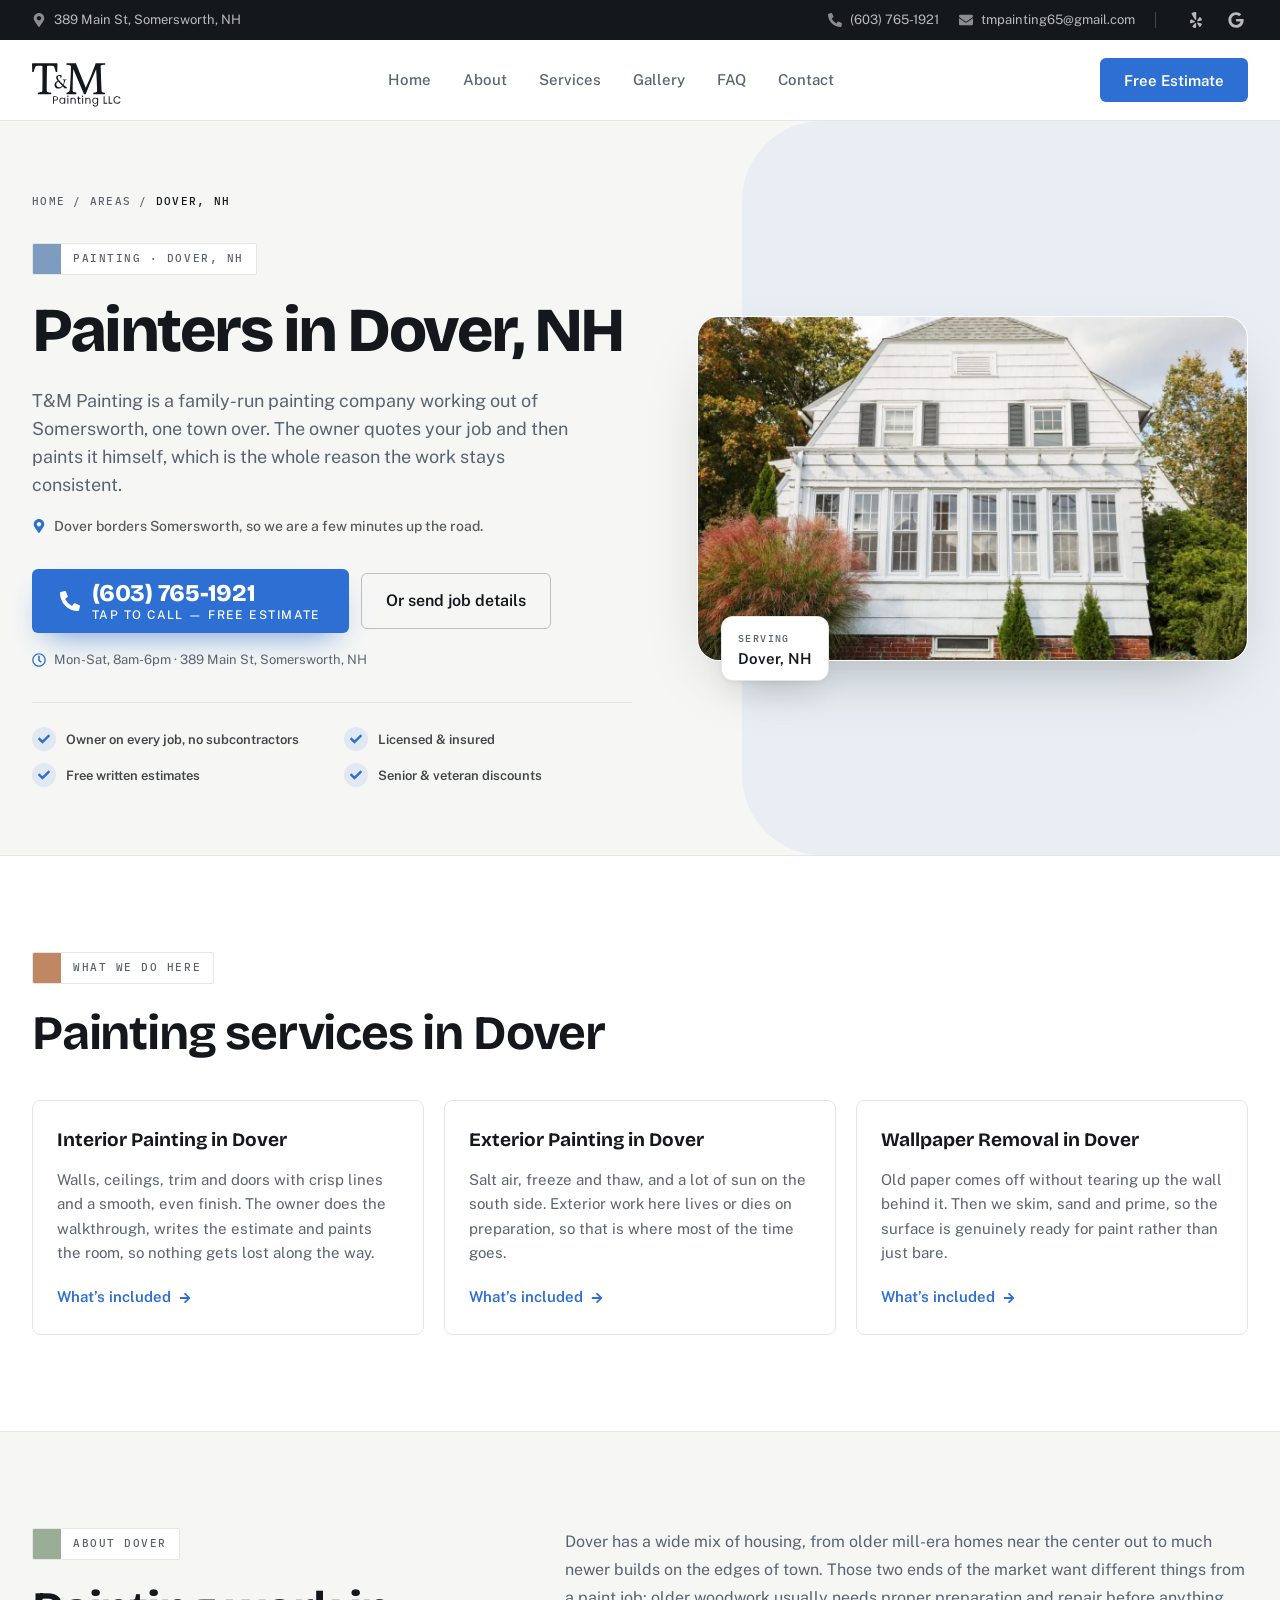
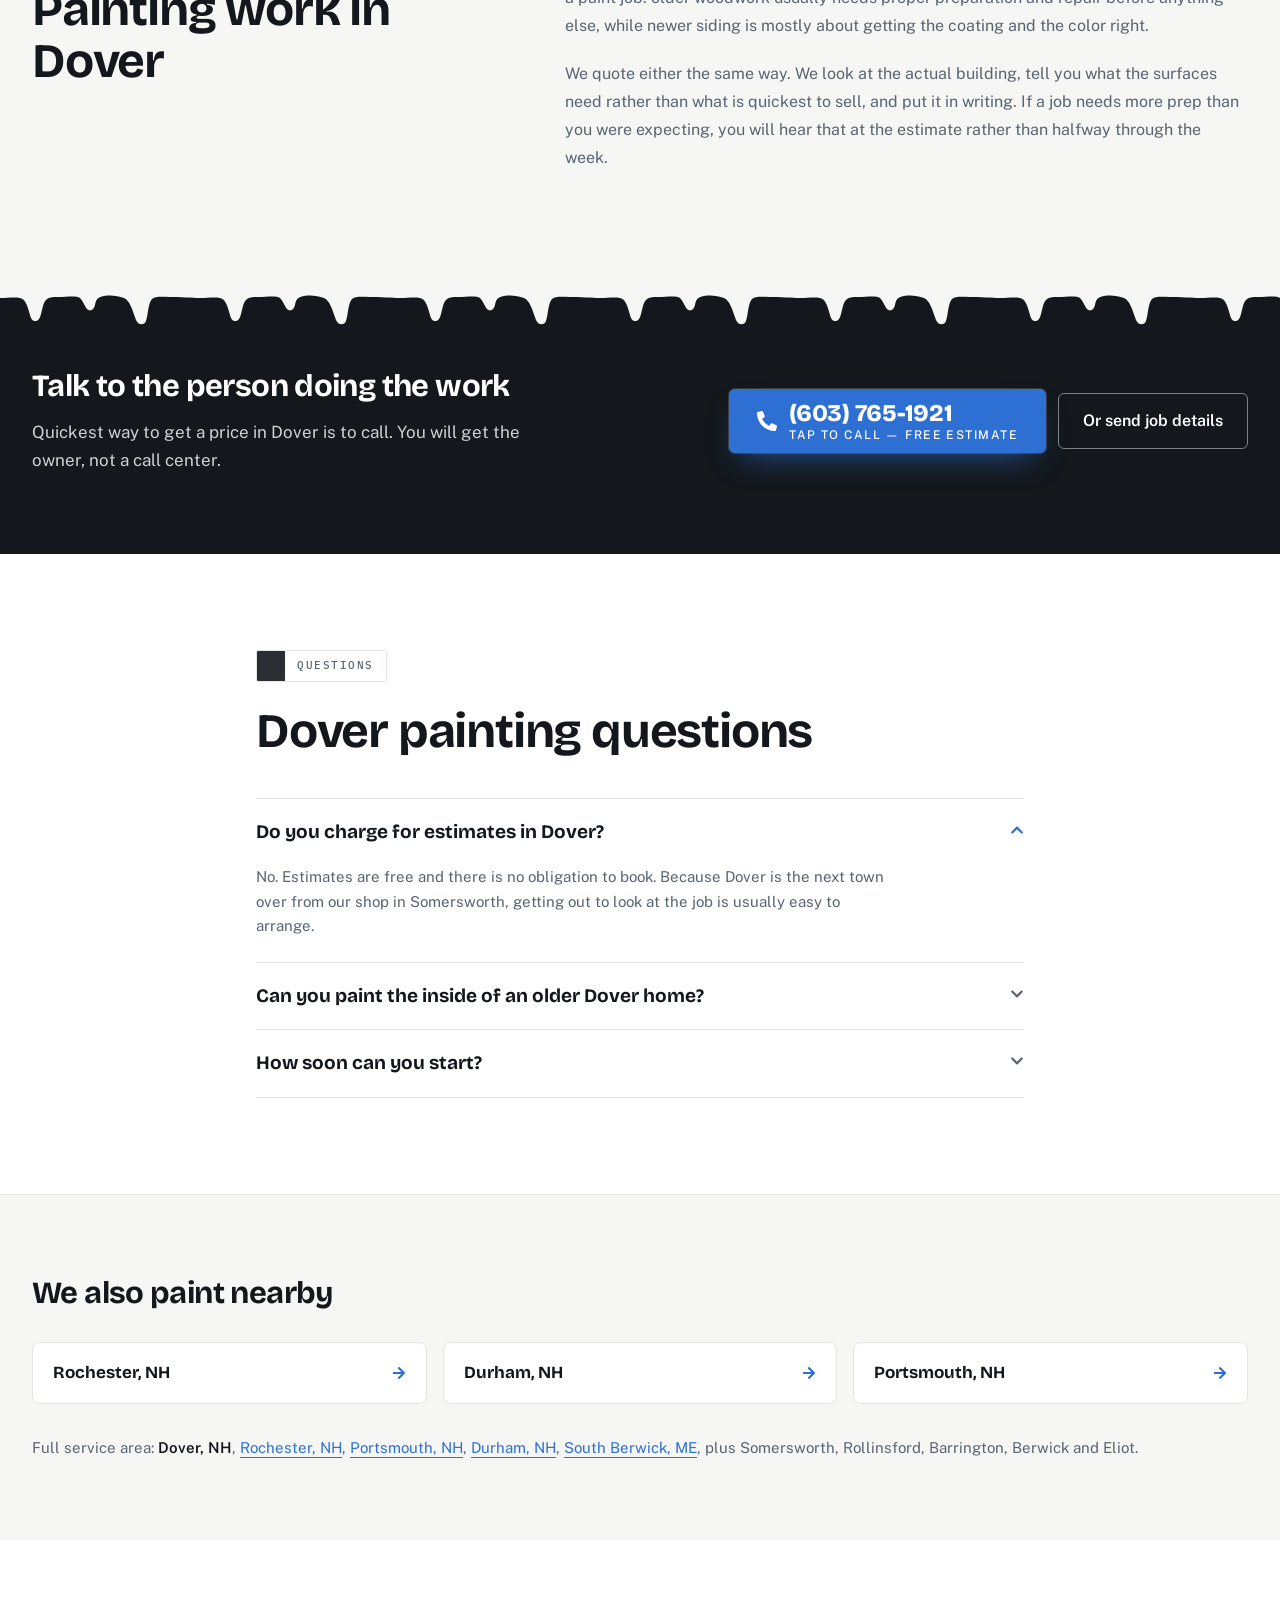
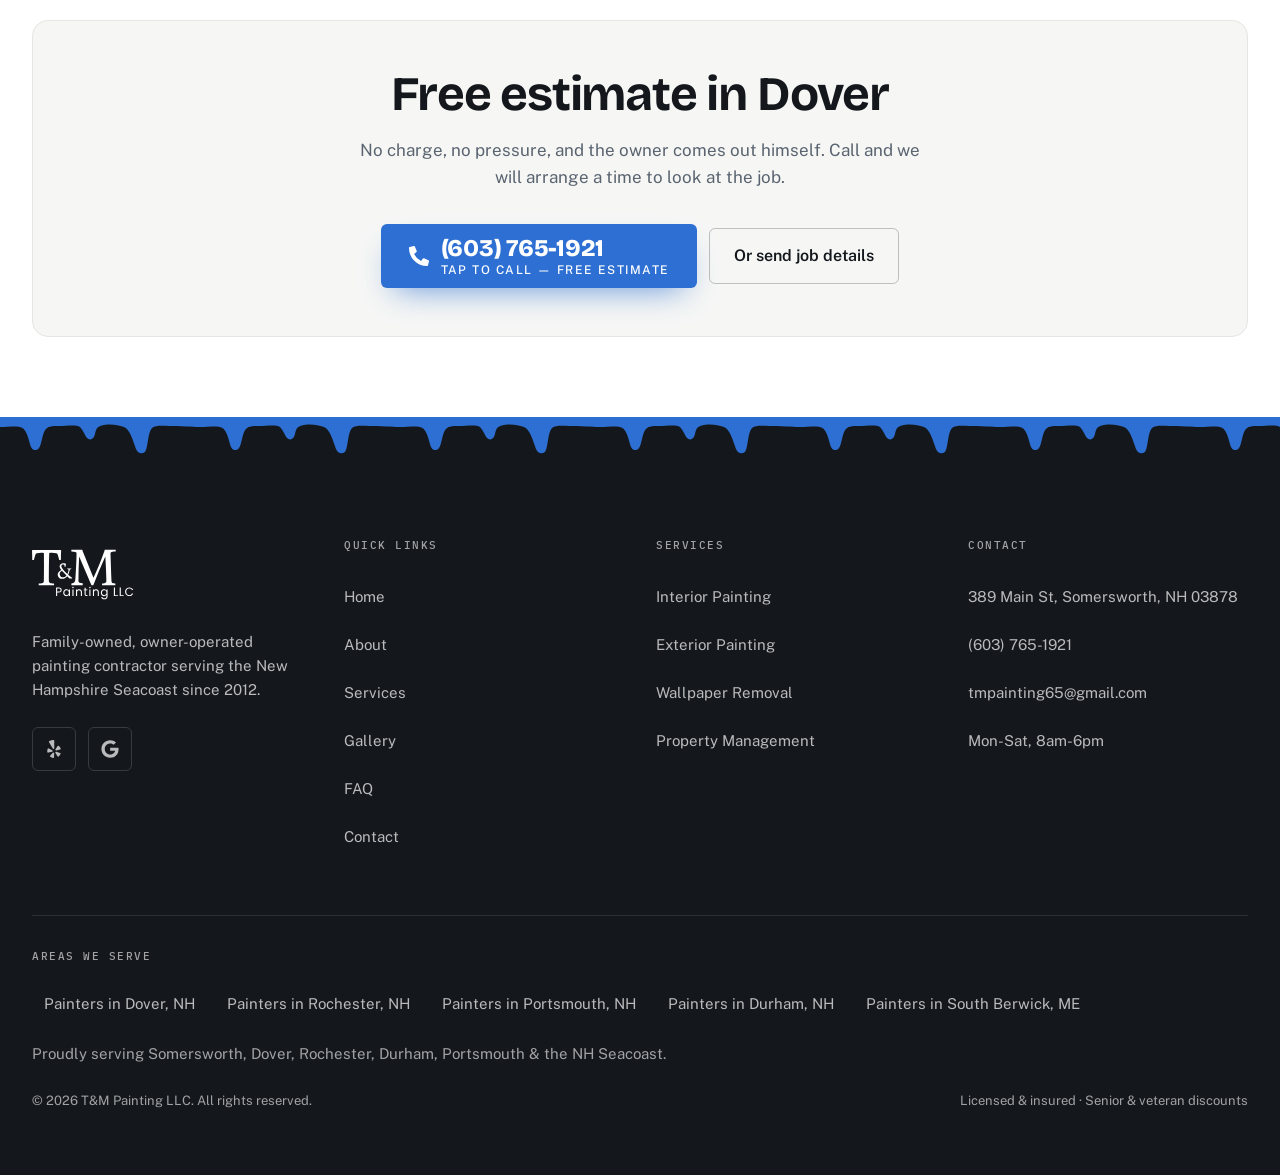
<file: painters/dover-nh/index.html>
<!DOCTYPE html><html lang="en-US"><head><meta charSet="utf-8"/><meta http-equiv="x-ua-compatible" content="ie=edge"/><meta name="viewport" content="width=device-width, initial-scale=1, shrink-to-fit=no"/><meta name="generator" content="Gatsby 5.16.1"/><meta name="theme-color" content="#14181D"/><meta name="description" content="Looking for painters in Dover, NH? Owner-operated, licensed and insured, working since 2012. Interior, exterior and wallpaper removal. Call (603) 765-1921." data-gatsby-head="true"/><meta name="robots" content="index,follow" data-gatsby-head="true"/><meta name="format-detection" content="telephone=no" data-gatsby-head="true"/><meta property="og:type" content="website" data-gatsby-head="true"/><meta property="og:site_name" content="T&amp;M Painting LLC" data-gatsby-head="true"/><meta property="og:title" content="Painters in Dover, NH | Interior &amp; Exterior | T&amp;M Painting" data-gatsby-head="true"/><meta property="og:description" content="Looking for painters in Dover, NH? Owner-operated, licensed and insured, working since 2012. Interior, exterior and wallpaper removal. Call (603) 765-1921." data-gatsby-head="true"/><meta property="og:url" content="https://tandmpaintingllc.com/painters/dover-nh/" data-gatsby-head="true"/><meta property="og:locale" content="en_US" data-gatsby-head="true"/><meta property="og:image" content="https://tandmpaintingllc.com/og-dover-nh.jpg" data-gatsby-head="true"/><meta property="og:image:width" content="1200" data-gatsby-head="true"/><meta property="og:image:height" content="630" data-gatsby-head="true"/><meta property="og:image:alt" content="T&amp;M Painting LLC — Interior &amp; exterior painting for the NH Seacoast" data-gatsby-head="true"/><meta name="twitter:card" content="summary_large_image" data-gatsby-head="true"/><meta name="twitter:title" content="Painters in Dover, NH | Interior &amp; Exterior | T&amp;M Painting" data-gatsby-head="true"/><meta name="twitter:description" content="Looking for painters in Dover, NH? Owner-operated, licensed and insured, working since 2012. Interior, exterior and wallpaper removal. Call (603) 765-1921." data-gatsby-head="true"/><meta name="twitter:image" content="https://tandmpaintingllc.com/og-dover-nh.jpg" data-gatsby-head="true"/><meta name="twitter:image:alt" content="T&amp;M Painting LLC — Interior &amp; exterior painting for the NH Seacoast" data-gatsby-head="true"/><meta name="geo.region" content="US-NH" data-gatsby-head="true"/><meta name="geo.placename" content="Somersworth" data-gatsby-head="true"/><meta name="geo.position" content="43.2458412;-70.8527675" data-gatsby-head="true"/><style data-href="/styles.1beef4822a8ade3ed57e.css" data-identity="gatsby-global-css">*,:after,:before{--tw-border-spacing-x:0;--tw-border-spacing-y:0;--tw-translate-x:0;--tw-translate-y:0;--tw-rotate:0;--tw-skew-x:0;--tw-skew-y:0;--tw-scale-x:1;--tw-scale-y:1;--tw-pan-x: ;--tw-pan-y: ;--tw-pinch-zoom: ;--tw-scroll-snap-strictness:proximity;--tw-gradient-from-position: ;--tw-gradient-via-position: ;--tw-gradient-to-position: ;--tw-ordinal: ;--tw-slashed-zero: ;--tw-numeric-figure: ;--tw-numeric-spacing: ;--tw-numeric-fraction: ;--tw-ring-inset: ;--tw-ring-offset-width:0px;--tw-ring-offset-color:#fff;--tw-ring-color:rgba(59,130,246,.5);--tw-ring-offset-shadow:0 0 #0000;--tw-ring-shadow:0 0 #0000;--tw-shadow:0 0 #0000;--tw-shadow-colored:0 0 #0000;--tw-blur: ;--tw-brightness: ;--tw-contrast: ;--tw-grayscale: ;--tw-hue-rotate: ;--tw-invert: ;--tw-saturate: ;--tw-sepia: ;--tw-drop-shadow: ;--tw-backdrop-blur: ;--tw-backdrop-brightness: ;--tw-backdrop-contrast: ;--tw-backdrop-grayscale: ;--tw-backdrop-hue-rotate: ;--tw-backdrop-invert: ;--tw-backdrop-opacity: ;--tw-backdrop-saturate: ;--tw-backdrop-sepia: ;--tw-contain-size: ;--tw-contain-layout: ;--tw-contain-paint: ;--tw-contain-style: }::backdrop{--tw-border-spacing-x:0;--tw-border-spacing-y:0;--tw-translate-x:0;--tw-translate-y:0;--tw-rotate:0;--tw-skew-x:0;--tw-skew-y:0;--tw-scale-x:1;--tw-scale-y:1;--tw-pan-x: ;--tw-pan-y: ;--tw-pinch-zoom: ;--tw-scroll-snap-strictness:proximity;--tw-gradient-from-position: ;--tw-gradient-via-position: ;--tw-gradient-to-position: ;--tw-ordinal: ;--tw-slashed-zero: ;--tw-numeric-figure: ;--tw-numeric-spacing: ;--tw-numeric-fraction: ;--tw-ring-inset: ;--tw-ring-offset-width:0px;--tw-ring-offset-color:#fff;--tw-ring-color:rgba(59,130,246,.5);--tw-ring-offset-shadow:0 0 #0000;--tw-ring-shadow:0 0 #0000;--tw-shadow:0 0 #0000;--tw-shadow-colored:0 0 #0000;--tw-blur: ;--tw-brightness: ;--tw-contrast: ;--tw-grayscale: ;--tw-hue-rotate: ;--tw-invert: ;--tw-saturate: ;--tw-sepia: ;--tw-drop-shadow: ;--tw-backdrop-blur: ;--tw-backdrop-brightness: ;--tw-backdrop-contrast: ;--tw-backdrop-grayscale: ;--tw-backdrop-hue-rotate: ;--tw-backdrop-invert: ;--tw-backdrop-opacity: ;--tw-backdrop-saturate: ;--tw-backdrop-sepia: ;--tw-contain-size: ;--tw-contain-layout: ;--tw-contain-paint: ;--tw-contain-style: }/*
! tailwindcss v3.4.19 | MIT License | https://tailwindcss.com
*/*,:after,:before{border:0 solid #e5e7eb;box-sizing:border-box}:after,:before{--tw-content:""}:host,html{-webkit-text-size-adjust:100%;font-feature-settings:normal;-webkit-tap-highlight-color:transparent;font-family:Public Sans,ui-sans-serif,system-ui,sans-serif;font-variation-settings:normal;line-height:1.5;-moz-tab-size:4;-o-tab-size:4;tab-size:4}body{line-height:inherit;margin:0}hr{border-top-width:1px;color:inherit;height:0}abbr:where([title]){-webkit-text-decoration:underline dotted;text-decoration:underline dotted}h1,h2,h3,h4,h5,h6{font-size:inherit;font-weight:inherit}a{color:inherit;text-decoration:inherit}b,strong{font-weight:bolder}code,kbd,pre,samp{font-feature-settings:normal;font-family:IBM Plex Mono,ui-monospace,SFMono-Regular,monospace;font-size:1em;font-variation-settings:normal}small{font-size:80%}sub,sup{font-size:75%;line-height:0;position:relative;vertical-align:baseline}sub{bottom:-.25em}sup{top:-.5em}table{border-collapse:collapse;border-color:inherit;text-indent:0}button,input,optgroup,select,textarea{font-feature-settings:inherit;color:inherit;font-family:inherit;font-size:100%;font-variation-settings:inherit;font-weight:inherit;letter-spacing:inherit;line-height:inherit;margin:0;padding:0}button,select{text-transform:none}button,input:where([type=button]),input:where([type=reset]),input:where([type=submit]){-webkit-appearance:button;background-color:transparent;background-image:none}:-moz-focusring{outline:auto}:-moz-ui-invalid{box-shadow:none}progress{vertical-align:baseline}::-webkit-inner-spin-button,::-webkit-outer-spin-button{height:auto}[type=search]{-webkit-appearance:textfield;outline-offset:-2px}::-webkit-search-decoration{-webkit-appearance:none}::-webkit-file-upload-button{-webkit-appearance:button;font:inherit}summary{display:list-item}blockquote,dd,dl,figure,h1,h2,h3,h4,h5,h6,hr,p,pre{margin:0}fieldset{margin:0}fieldset,legend{padding:0}menu,ol,ul{list-style:none;margin:0;padding:0}dialog{padding:0}textarea{resize:vertical}input::-moz-placeholder,textarea::-moz-placeholder{color:#9ca3af;opacity:1}input::placeholder,textarea::placeholder{color:#9ca3af;opacity:1}[role=button],button{cursor:pointer}:disabled{cursor:default}audio,canvas,embed,iframe,img,object,svg,video{display:block;vertical-align:middle}img,video{height:auto;max-width:100%}[hidden]:where(:not([hidden=until-found])){display:none}@font-face{font-display:swap;font-family:Bricolage Grotesque;font-style:normal;font-weight:700;src:url(/fonts/bricolage-grotesque-latin-700-normal.woff2) format("woff2");unicode-range:u+00??,u+0131,u+0152-0153,u+02bb-02bc,u+02c6,u+02da,u+02dc,u+0304,u+0308,u+0329,u+2000-206f,u+20ac,u+2122,u+2191,u+2193,u+2212,u+2215,u+feff,u+fffd}@font-face{font-display:swap;font-family:Bricolage Grotesque;font-style:normal;font-weight:800;src:url(/fonts/bricolage-grotesque-latin-800-normal.woff2) format("woff2");unicode-range:u+00??,u+0131,u+0152-0153,u+02bb-02bc,u+02c6,u+02da,u+02dc,u+0304,u+0308,u+0329,u+2000-206f,u+20ac,u+2122,u+2191,u+2193,u+2212,u+2215,u+feff,u+fffd}@font-face{font-display:swap;font-family:Public Sans;font-style:normal;font-weight:400;src:url(/fonts/public-sans-latin-400-normal.woff2) format("woff2");unicode-range:u+00??,u+0131,u+0152-0153,u+02bb-02bc,u+02c6,u+02da,u+02dc,u+0304,u+0308,u+0329,u+2000-206f,u+20ac,u+2122,u+2191,u+2193,u+2212,u+2215,u+feff,u+fffd}@font-face{font-display:swap;font-family:Public Sans;font-style:normal;font-weight:500;src:url(/fonts/public-sans-latin-500-normal.woff2) format("woff2");unicode-range:u+00??,u+0131,u+0152-0153,u+02bb-02bc,u+02c6,u+02da,u+02dc,u+0304,u+0308,u+0329,u+2000-206f,u+20ac,u+2122,u+2191,u+2193,u+2212,u+2215,u+feff,u+fffd}@font-face{font-display:swap;font-family:Public Sans;font-style:normal;font-weight:600;src:url(/fonts/public-sans-latin-600-normal.woff2) format("woff2");unicode-range:u+00??,u+0131,u+0152-0153,u+02bb-02bc,u+02c6,u+02da,u+02dc,u+0304,u+0308,u+0329,u+2000-206f,u+20ac,u+2122,u+2191,u+2193,u+2212,u+2215,u+feff,u+fffd}@font-face{font-display:swap;font-family:IBM Plex Mono;font-style:normal;font-weight:500;src:url(/fonts/ibm-plex-mono-latin-500-normal.woff2) format("woff2");unicode-range:u+00??,u+0131,u+0152-0153,u+02bb-02bc,u+02c6,u+02da,u+02dc,u+0304,u+0308,u+0329,u+2000-206f,u+20ac,u+2122,u+2191,u+2193,u+2212,u+2215,u+feff,u+fffd}:root{--topbar-h:0px;--header-h:73px;--chrome-h:calc(var(--topbar-h) + var(--header-h))}@media (min-width:1024px){:root{--topbar-h:40px;--header-h:81px}}html{-webkit-text-size-adjust:100%;scroll-behavior:smooth}body{--tw-bg-opacity:1;--tw-text-opacity:1;-webkit-font-smoothing:antialiased;-moz-osx-font-smoothing:grayscale;background-color:rgb(246 247 245/var(--tw-bg-opacity,1));color:rgb(20 24 29/var(--tw-text-opacity,1));font-family:Public Sans,ui-sans-serif,system-ui,sans-serif;font-size:16px;font-weight:400;line-height:1.625;text-rendering:optimizeLegibility}@media (min-width:768px){body{font-size:17px}}h1,h2,h3{--tw-text-opacity:1;color:rgb(20 24 29/var(--tw-text-opacity,1));font-family:Bricolage Grotesque,ui-sans-serif,system-ui,sans-serif}div[id],section[id]{scroll-margin-top:88px}@media (min-width:1024px){div[id],section[id]{scroll-margin-top:80px}}:focus-visible{border-radius:2px;outline:2px solid #2d6fd2;outline-offset:2px}::-moz-selection{background:#2d6fd2;color:#fff}::selection{background:#2d6fd2;color:#fff}.container{width:100%}@media (min-width:640px){.container{max-width:640px}}@media (min-width:768px){.container{max-width:768px}}@media (min-width:1024px){.container{max-width:1024px}}@media (min-width:1280px){.container{max-width:1280px}}@media (min-width:1536px){.container{max-width:1536px}}.shell{margin-left:auto;margin-right:auto;max-width:1280px;padding-left:1.25rem;padding-right:1.25rem;width:100%}@media (min-width:640px){.shell{padding-left:1.5rem;padding-right:1.5rem}}@media (min-width:1024px){.shell{padding-left:2rem;padding-right:2rem}}.main-offset{padding-top:var(--chrome-h)}.btn,.btn-primary{align-items:center;border-radius:.375rem;display:inline-flex;font-size:15px;font-weight:600;gap:.5rem;justify-content:center;line-height:1;min-height:44px;padding-left:1.5rem;padding-right:1.5rem;transition-duration:.2s;transition-property:color,background-color,border-color,text-decoration-color,fill,stroke;transition-timing-function:cubic-bezier(.4,0,.2,1)}.btn-primary{--tw-bg-opacity:1;--tw-text-opacity:1;background-color:rgb(45 111 210/var(--tw-bg-opacity,1));color:rgb(255 255 255/var(--tw-text-opacity,1))}.btn-primary:hover{--tw-bg-opacity:1;background-color:rgb(31 85 168/var(--tw-bg-opacity,1))}.btn-ghost-light{--tw-text-opacity:1;align-items:center;border-color:hsla(0,0%,100%,.45);border-radius:.375rem;border-width:1px;color:rgb(255 255 255/var(--tw-text-opacity,1));display:inline-flex;font-size:15px;font-weight:600;gap:.5rem;justify-content:center;line-height:1;min-height:44px;padding-left:1.5rem;padding-right:1.5rem;transition-duration:.2s;transition-property:color,background-color,border-color,text-decoration-color,fill,stroke;transition-timing-function:cubic-bezier(.4,0,.2,1)}.btn-ghost-light:hover{--tw-border-opacity:1;background-color:hsla(0,0%,100%,.1);border-color:rgb(255 255 255/var(--tw-border-opacity,1))}.btn-outline-ink{--tw-text-opacity:1;align-items:center;border-color:rgba(20,24,29,.25);border-radius:.375rem;border-width:1px;color:rgb(20 24 29/var(--tw-text-opacity,1));display:inline-flex;font-size:15px;font-weight:600;gap:.5rem;justify-content:center;line-height:1;min-height:44px;padding-left:1.5rem;padding-right:1.5rem;transition-duration:.2s;transition-property:color,background-color,border-color,text-decoration-color,fill,stroke;transition-timing-function:cubic-bezier(.4,0,.2,1)}.btn-outline-ink:hover{--tw-border-opacity:1;background-color:rgba(20,24,29,.04);border-color:rgb(20 24 29/var(--tw-border-opacity,1))}.eyebrow-label{font-family:IBM Plex Mono,ui-monospace,SFMono-Regular,monospace;font-size:11px;font-weight:500;letter-spacing:.14em;text-transform:uppercase}.link-tape{--tw-text-opacity:1;color:rgb(45 111 210/var(--tw-text-opacity,1));text-decoration-line:underline;text-underline-offset:4px;transition-duration:.15s;transition-property:color,background-color,border-color,text-decoration-color,fill,stroke;transition-timing-function:cubic-bezier(.4,0,.2,1)}.link-tape:hover{--tw-text-opacity:1;color:rgb(31 85 168/var(--tw-text-opacity,1))}.sr-only{clip:rect(0,0,0,0);border-width:0;height:1px;margin:-1px;overflow:hidden;padding:0;position:absolute;white-space:nowrap;width:1px}.pointer-events-none{pointer-events:none}.visible{visibility:visible}.invisible{visibility:hidden}.static{position:static}.fixed{position:fixed}.absolute{position:absolute}.relative{position:relative}.sticky{position:sticky}.inset-0{inset:0}.inset-x-0{left:0;right:0}.inset-x-3{left:.75rem;right:.75rem}.inset-x-\[-5\%\]{left:-5%;right:-5%}.inset-y-0{bottom:0;top:0}.-bottom-1{bottom:-.25rem}.-bottom-4{bottom:-1rem}.-bottom-5{bottom:-1.25rem}.-left-2{left:-.5rem}.-left-24{left:-6rem}.-right-20{right:-5rem}.-top-2{top:-.5rem}.-top-20{top:-5rem}.bottom-0{bottom:0}.bottom-1\.5{bottom:.375rem}.bottom-\[-18px\]{bottom:-18px}.left-0{left:0}.left-5{left:1.25rem}.left-6{left:1.5rem}.left-\[-3\%\]{left:-3%}.right-0{right:0}.right-5{right:1.25rem}.top-0{top:0}.top-0\.5{top:.125rem}.top-44{top:11rem}.top-5{top:1.25rem}.top-\[-1\%\]{top:-1%}.top-\[13px\]{top:13px}.top-\[7px\]{top:7px}.isolate{isolation:isolate}.-z-10{z-index:-10}.-z-20{z-index:-20}.z-10{z-index:10}.z-40{z-index:40}.z-50{z-index:50}.z-\[60\]{z-index:60}.z-\[70\]{z-index:70}.-m-2{margin:-.5rem}.mx-auto{margin-left:auto;margin-right:auto}.-mr-2{margin-right:-.5rem}.mb-14{margin-bottom:3.5rem}.mb-2{margin-bottom:.5rem}.mb-5{margin-bottom:1.25rem}.mb-7{margin-bottom:1.75rem}.ml-0\.5{margin-left:.125rem}.mt-0\.5{margin-top:.125rem}.mt-1{margin-top:.25rem}.mt-1\.5{margin-top:.375rem}.mt-10{margin-top:2.5rem}.mt-12{margin-top:3rem}.mt-14{margin-top:3.5rem}.mt-2{margin-top:.5rem}.mt-3{margin-top:.75rem}.mt-4{margin-top:1rem}.mt-5{margin-top:1.25rem}.mt-6{margin-top:1.5rem}.mt-7{margin-top:1.75rem}.mt-8{margin-top:2rem}.mt-9{margin-top:2.25rem}.mt-auto{margin-top:auto}.block{display:block}.inline-block{display:inline-block}.flex{display:flex}.inline-flex{display:inline-flex}.grid{display:grid}.hidden{display:none}.h-0\.5{height:.125rem}.h-1\.5{height:.375rem}.h-10{height:2.5rem}.h-11{height:2.75rem}.h-12{height:3rem}.h-16{height:4rem}.h-2\.5{height:.625rem}.h-3{height:.75rem}.h-3\.5{height:.875rem}.h-4{height:1rem}.h-5{height:1.25rem}.h-6{height:1.5rem}.h-64{height:16rem}.h-9{height:2.25rem}.h-\[100dvh\]{height:100dvh}.h-\[18px\]{height:18px}.h-\[19px\]{height:19px}.h-\[72px\]{height:72px}.h-\[76px\]{height:76px}.h-\[95\%\]{height:95%}.h-full{height:100%}.max-h-0{max-height:0}.max-h-10{max-height:2.5rem}.min-h-\[26px\]{min-height:26px}.min-h-\[44px\]{min-height:44px}.min-h-\[460px\]{min-height:460px}.min-h-\[48px\]{min-height:48px}.min-h-\[52px\]{min-height:52px}.min-h-\[54px\]{min-height:54px}.min-h-\[56px\]{min-height:56px}.min-h-\[64px\]{min-height:64px}.min-h-\[68px\]{min-height:68px}.min-h-screen{min-height:100vh}.w-1\/2{width:50%}.w-10{width:2.5rem}.w-11{width:2.75rem}.w-12{width:3rem}.w-16{width:4rem}.w-2\.5{width:.625rem}.w-3{width:.75rem}.w-3\.5{width:.875rem}.w-4{width:1rem}.w-5{width:1.25rem}.w-6{width:1.5rem}.w-64{width:16rem}.w-9{width:2.25rem}.w-\[104\%\]{width:104%}.w-\[106\%\]{width:106%}.w-\[110\%\]{width:110%}.w-\[18px\]{width:18px}.w-\[19px\]{width:19px}.w-\[42\%\]{width:42%}.w-\[min\(88vw\2c 360px\)\]{width:min(88vw,360px)}.w-auto{width:auto}.w-fit{width:-moz-fit-content;width:fit-content}.w-full{width:100%}.w-px{width:1px}.min-w-0{min-width:0}.max-w-2xl{max-width:42rem}.max-w-3xl{max-width:48rem}.max-w-\[20ch\]{max-width:20ch}.max-w-\[500px\]{max-width:500px}.max-w-\[520px\]{max-width:520px}.max-w-\[560px\]{max-width:560px}.max-w-\[570px\]{max-width:570px}.max-w-\[600px\]{max-width:600px}.max-w-\[650px\]{max-width:650px}.max-w-\[720px\]{max-width:720px}.max-w-lg{max-width:32rem}.max-w-md{max-width:28rem}.max-w-xl{max-width:36rem}.max-w-xs{max-width:20rem}.flex-1{flex:1 1 0%}.shrink-0{flex-shrink:0}.origin-left{transform-origin:left}.translate-x-0{--tw-translate-x:0px}.translate-x-0,.translate-x-4{transform:translate(var(--tw-translate-x),var(--tw-translate-y)) rotate(var(--tw-rotate)) skewX(var(--tw-skew-x)) skewY(var(--tw-skew-y)) scaleX(var(--tw-scale-x)) scaleY(var(--tw-scale-y))}.translate-x-4{--tw-translate-x:1rem}.translate-x-full{--tw-translate-x:100%}.translate-x-full,.translate-y-0{transform:translate(var(--tw-translate-x),var(--tw-translate-y)) rotate(var(--tw-rotate)) skewX(var(--tw-skew-x)) skewY(var(--tw-skew-y)) scaleX(var(--tw-scale-x)) scaleY(var(--tw-scale-y))}.translate-y-0{--tw-translate-y:0px}.translate-y-2{--tw-translate-y:0.5rem}.-rotate-2,.translate-y-2{transform:translate(var(--tw-translate-x),var(--tw-translate-y)) rotate(var(--tw-rotate)) skewX(var(--tw-skew-x)) skewY(var(--tw-skew-y)) scaleX(var(--tw-scale-x)) scaleY(var(--tw-scale-y))}.-rotate-2{--tw-rotate:-2deg}.-rotate-45{--tw-rotate:-45deg}.-rotate-45,.-rotate-\[1\.4deg\]{transform:translate(var(--tw-translate-x),var(--tw-translate-y)) rotate(var(--tw-rotate)) skewX(var(--tw-skew-x)) skewY(var(--tw-skew-y)) scaleX(var(--tw-scale-x)) scaleY(var(--tw-scale-y))}.-rotate-\[1\.4deg\]{--tw-rotate:-1.4deg}.rotate-0{--tw-rotate:0deg}.rotate-0,.rotate-180{transform:translate(var(--tw-translate-x),var(--tw-translate-y)) rotate(var(--tw-rotate)) skewX(var(--tw-skew-x)) skewY(var(--tw-skew-y)) scaleX(var(--tw-scale-x)) scaleY(var(--tw-scale-y))}.rotate-180{--tw-rotate:180deg}.rotate-45{--tw-rotate:45deg}.rotate-45,.scale-x-0{transform:translate(var(--tw-translate-x),var(--tw-translate-y)) rotate(var(--tw-rotate)) skewX(var(--tw-skew-x)) skewY(var(--tw-skew-y)) scaleX(var(--tw-scale-x)) scaleY(var(--tw-scale-y))}.scale-x-0{--tw-scale-x:0}.scale-x-100{--tw-scale-x:1;transform:translate(var(--tw-translate-x),var(--tw-translate-y)) rotate(var(--tw-rotate)) skewX(var(--tw-skew-x)) skewY(var(--tw-skew-y)) scaleX(var(--tw-scale-x)) scaleY(var(--tw-scale-y))}.resize-y{resize:vertical}.appearance-none{-webkit-appearance:none;-moz-appearance:none;appearance:none}.break-inside-avoid{-moz-column-break-inside:avoid;break-inside:avoid}.grid-cols-1{grid-template-columns:repeat(1,minmax(0,1fr))}.grid-cols-2{grid-template-columns:repeat(2,minmax(0,1fr))}.grid-rows-\[0fr\]{grid-template-rows:0fr}.grid-rows-\[1fr\]{grid-template-rows:1fr}.flex-col{flex-direction:column}.flex-wrap{flex-wrap:wrap}.items-start{align-items:flex-start}.items-end{align-items:flex-end}.items-center{align-items:center}.items-stretch{align-items:stretch}.justify-center{justify-content:center}.justify-between{justify-content:space-between}.gap-1{gap:.25rem}.gap-1\.5{gap:.375rem}.gap-10{gap:2.5rem}.gap-12{gap:3rem}.gap-14{gap:3.5rem}.gap-2{gap:.5rem}.gap-2\.5{gap:.625rem}.gap-3{gap:.75rem}.gap-4{gap:1rem}.gap-5{gap:1.25rem}.gap-6{gap:1.5rem}.gap-8{gap:2rem}.gap-x-2{-moz-column-gap:.5rem;column-gap:.5rem}.gap-x-6{-moz-column-gap:1.5rem;column-gap:1.5rem}.gap-x-8{-moz-column-gap:2rem;column-gap:2rem}.gap-y-1{row-gap:.25rem}.gap-y-3{row-gap:.75rem}.gap-y-4{row-gap:1rem}.gap-y-5{row-gap:1.25rem}.gap-y-6{row-gap:1.5rem}.space-y-1>:not([hidden])~:not([hidden]){--tw-space-y-reverse:0;margin-bottom:calc(.25rem*var(--tw-space-y-reverse));margin-top:calc(.25rem*(1 - var(--tw-space-y-reverse)))}.space-y-5>:not([hidden])~:not([hidden]){--tw-space-y-reverse:0;margin-bottom:calc(1.25rem*var(--tw-space-y-reverse));margin-top:calc(1.25rem*(1 - var(--tw-space-y-reverse)))}.divide-y>:not([hidden])~:not([hidden]){--tw-divide-y-reverse:0;border-bottom-width:calc(1px*var(--tw-divide-y-reverse));border-top-width:calc(1px*(1 - var(--tw-divide-y-reverse)))}.divide-mist>:not([hidden])~:not([hidden]){--tw-divide-opacity:1;border-color:rgb(227 230 226/var(--tw-divide-opacity,1))}.self-start{align-self:flex-start}.overflow-hidden{overflow:hidden}.overflow-visible{overflow:visible}.overflow-y-auto{overflow-y:auto}.whitespace-nowrap{white-space:nowrap}.break-words{overflow-wrap:break-word}.break-all{word-break:break-all}.rounded-2xl{border-radius:1rem}.rounded-\[22px\]{border-radius:22px}.rounded-\[26px\]{border-radius:26px}.rounded-\[28px\]{border-radius:28px}.rounded-full{border-radius:9999px}.rounded-lg{border-radius:.5rem}.rounded-md{border-radius:.375rem}.rounded-sm{border-radius:.125rem}.rounded-xl{border-radius:.75rem}.rounded-l-\[5rem\]{border-bottom-left-radius:5rem;border-top-left-radius:5rem}.border{border-width:1px}.border-2{border-width:2px}.border-\[42px\]{border-width:42px}.border-y{border-top-width:1px}.border-b,.border-y{border-bottom-width:1px}.border-t{border-top-width:1px}.border-ink\/25{border-color:rgba(20,24,29,.25)}.border-mist{--tw-border-opacity:1;border-color:rgb(227 230 226/var(--tw-border-opacity,1))}.border-mist\/70{border-color:hsla(105,7%,89%,.7)}.border-mist\/90{border-color:hsla(105,7%,89%,.9)}.border-red-500{--tw-border-opacity:1;border-color:rgb(239 68 68/var(--tw-border-opacity,1))}.border-tape{--tw-border-opacity:1;border-color:rgb(45 111 210/var(--tw-border-opacity,1))}.border-tape\/15{border-color:rgba(45,111,210,.15)}.border-tape\/\[0\.035\]{border-color:rgba(45,111,210,.035)}.border-white\/10{border-color:hsla(0,0%,100%,.1)}.border-white\/15{border-color:hsla(0,0%,100%,.15)}.border-white\/25{border-color:hsla(0,0%,100%,.25)}.border-white\/30{border-color:hsla(0,0%,100%,.3)}.border-white\/35{border-color:hsla(0,0%,100%,.35)}.border-white\/45{border-color:hsla(0,0%,100%,.45)}.border-white\/80{border-color:hsla(0,0%,100%,.8)}.bg-\[\#4285F4\]\/10{background-color:rgba(66,133,244,.1)}.bg-chip-clay{--tw-bg-opacity:1;background-color:rgb(192 136 98/var(--tw-bg-opacity,1))}.bg-chip-dusty{--tw-bg-opacity:1;background-color:rgb(126 155 192/var(--tw-bg-opacity,1))}.bg-chip-offblack{--tw-bg-opacity:1;background-color:rgb(42 46 51/var(--tw-bg-opacity,1))}.bg-chip-sage{--tw-bg-opacity:1;background-color:rgb(154 173 150/var(--tw-bg-opacity,1))}.bg-current{background-color:currentColor}.bg-ink{--tw-bg-opacity:1;background-color:rgb(20 24 29/var(--tw-bg-opacity,1))}.bg-ink\/20{background-color:rgba(20,24,29,.2)}.bg-ink\/40{background-color:rgba(20,24,29,.4)}.bg-ink\/75{background-color:rgba(20,24,29,.75)}.bg-ink\/80{background-color:rgba(20,24,29,.8)}.bg-primer{--tw-bg-opacity:1;background-color:rgb(246 247 245/var(--tw-bg-opacity,1))}.bg-red-50{--tw-bg-opacity:1;background-color:rgb(254 242 242/var(--tw-bg-opacity,1))}.bg-tape{--tw-bg-opacity:1;background-color:rgb(45 111 210/var(--tw-bg-opacity,1))}.bg-tape\/10{background-color:rgba(45,111,210,.1)}.bg-tape\/20{background-color:rgba(45,111,210,.2)}.bg-tape\/\[0\.055\]{background-color:rgba(45,111,210,.055)}.bg-tape\/\[0\.07\]{background-color:rgba(45,111,210,.07)}.bg-white{--tw-bg-opacity:1;background-color:rgb(255 255 255/var(--tw-bg-opacity,1))}.bg-white\/10{background-color:hsla(0,0%,100%,.1)}.bg-white\/20{background-color:hsla(0,0%,100%,.2)}.bg-white\/95{background-color:hsla(0,0%,100%,.95)}.bg-\[url\(\'data\:image\/svg\+xml\;charset\=utf-8\2c \%3Csvg\%20xmlns\%3D\%22http\%3A\/\/www\.w3\.org\/2000\/svg\%22\%20viewBox\%3D\%220\%200\%2016\%2016\%22\%20fill\%3D\%22\%235A6470\%22\%3E\%3Cpath\%20d\%3D\%22M4\.5\%206\.5L8\%2010l3\.5-3\.5z\%22\/\%3E\%3C\/svg\%3E\'\)\]{background-image:url("data:image/svg+xml;charset=utf-8,%3Csvg xmlns='http://www.w3.org/2000/svg' fill='%235A6470' viewBox='0 0 16 16'%3E%3Cpath d='M4.5 6.5 8 10l3.5-3.5z'/%3E%3C/svg%3E")}.bg-\[length\:20px_20px\]{background-size:20px 20px}.bg-\[right_14px_center\]{background-position:right 14px center}.bg-no-repeat{background-repeat:no-repeat}.p-2{padding:.5rem}.p-6{padding:1.5rem}.p-7{padding:1.75rem}.px-2{padding-left:.5rem;padding-right:.5rem}.px-2\.5{padding-left:.625rem;padding-right:.625rem}.px-3{padding-left:.75rem;padding-right:.75rem}.px-3\.5{padding-left:.875rem;padding-right:.875rem}.px-4{padding-left:1rem;padding-right:1rem}.px-5{padding-left:1.25rem;padding-right:1.25rem}.px-6{padding-left:1.5rem;padding-right:1.5rem}.px-7{padding-left:1.75rem;padding-right:1.75rem}.px-8{padding-left:2rem;padding-right:2rem}.py-1{padding-bottom:.25rem;padding-top:.25rem}.py-1\.5{padding-bottom:.375rem;padding-top:.375rem}.py-12{padding-bottom:3rem;padding-top:3rem}.py-14{padding-bottom:3.5rem;padding-top:3.5rem}.py-16{padding-bottom:4rem;padding-top:4rem}.py-2{padding-bottom:.5rem;padding-top:.5rem}.py-20{padding-bottom:5rem;padding-top:5rem}.py-3{padding-bottom:.75rem;padding-top:.75rem}.py-3\.5{padding-bottom:.875rem;padding-top:.875rem}.py-4{padding-bottom:1rem;padding-top:1rem}.py-5{padding-bottom:1.25rem;padding-top:1.25rem}.py-6{padding-bottom:1.5rem;padding-top:1.5rem}.py-7{padding-bottom:1.75rem;padding-top:1.75rem}.py-8{padding-bottom:2rem;padding-top:2rem}.pb-1\.5{padding-bottom:.375rem}.pb-6{padding-bottom:1.5rem}.pb-9{padding-bottom:2.25rem}.pb-\[calc\(0\.5rem\+env\(safe-area-inset-bottom\)\)\]{padding-bottom:calc(.5rem + env(safe-area-inset-bottom))}.pb-\[calc\(5\.5rem\+env\(safe-area-inset-bottom\)\)\]{padding-bottom:calc(5.5rem + env(safe-area-inset-bottom))}.pb-\[max\(20px\2c env\(safe-area-inset-bottom\)\)\]{padding-bottom:max(20px,env(safe-area-inset-bottom))}.pr-1{padding-right:.25rem}.pr-10{padding-right:2.5rem}.pr-11{padding-right:2.75rem}.pt-10{padding-top:2.5rem}.pt-16{padding-top:4rem}.pt-5{padding-top:1.25rem}.pt-6{padding-top:1.5rem}.pt-8{padding-top:2rem}.text-left{text-align:left}.text-center{text-align:center}.align-middle{vertical-align:middle}.font-display{font-family:Bricolage Grotesque,ui-sans-serif,system-ui,sans-serif}.font-mono{font-family:IBM Plex Mono,ui-monospace,SFMono-Regular,monospace}.text-2xl{font-size:1.5rem;line-height:2rem}.text-4xl{font-size:2.25rem;line-height:2.5rem}.text-\[10px\]{font-size:10px}.text-\[11px\]{font-size:11px}.text-\[12px\]{font-size:12px}.text-\[13px\]{font-size:13px}.text-\[14px\]{font-size:14px}.text-\[15px\]{font-size:15px}.text-\[16px\]{font-size:16px}.text-\[17px\]{font-size:17px}.text-\[19px\]{font-size:19px}.text-\[22px\]{font-size:22px}.text-\[88px\]{font-size:88px}.text-\[clamp\(2\.35rem\2c 4\.4vw\2c 3\.6rem\)\]{font-size:clamp(2.35rem,4.4vw,3.6rem)}.text-\[clamp\(2\.5rem\2c 5vw\2c 3\.9rem\)\]{font-size:clamp(2.5rem,5vw,3.9rem)}.text-\[clamp\(3rem\2c 6\.1vw\2c 5\.15rem\)\]{font-size:clamp(3rem,6.1vw,5.15rem)}.text-base{font-size:1rem;line-height:1.5rem}.text-display-lg{font-size:clamp(2rem,4vw,3rem);letter-spacing:-.025em;line-height:1.08}.text-display-md{font-size:clamp(1.5rem,2.4vw,2rem);letter-spacing:-.02em;line-height:1.15}.text-sm{font-size:.875rem;line-height:1.25rem}.text-xl{font-size:1.25rem;line-height:1.75rem}.text-xs{font-size:.75rem;line-height:1rem}.font-bold{font-weight:700}.font-extrabold{font-weight:800}.font-medium{font-weight:500}.font-normal{font-weight:400}.font-semibold{font-weight:600}.uppercase{text-transform:uppercase}.not-italic{font-style:normal}.leading-\[0\.8\]{line-height:.8}.leading-\[0\.95\]{line-height:.95}.leading-\[1\.02\]{line-height:1.02}.leading-\[1\.75\]{line-height:1.75}.leading-\[1\.7\]{line-height:1.7}.leading-none{line-height:1}.leading-relaxed{line-height:1.625}.leading-snug{line-height:1.375}.tracking-\[-0\.01em\]{letter-spacing:-.01em}.tracking-\[-0\.02em\]{letter-spacing:-.02em}.tracking-\[-0\.035em\]{letter-spacing:-.035em}.tracking-\[-0\.03em\]{letter-spacing:-.03em}.tracking-\[-0\.045em\]{letter-spacing:-.045em}.tracking-\[-0\.04em\]{letter-spacing:-.04em}.tracking-\[-0\.07em\]{letter-spacing:-.07em}.tracking-\[0\.12em\]{letter-spacing:.12em}.tracking-\[0\.13em\]{letter-spacing:.13em}.tracking-\[0\.14em\]{letter-spacing:.14em}.tracking-\[0\.16em\]{letter-spacing:.16em}.tracking-\[0\.1em\]{letter-spacing:.1em}.text-\[\#4285F4\]{--tw-text-opacity:1;color:rgb(66 133 244/var(--tw-text-opacity,1))}.text-\[\#E8A33D\]{--tw-text-opacity:1;color:rgb(232 163 61/var(--tw-text-opacity,1))}.text-\[\#F3B34C\]{--tw-text-opacity:1;color:rgb(243 179 76/var(--tw-text-opacity,1))}.text-ink{--tw-text-opacity:1;color:rgb(20 24 29/var(--tw-text-opacity,1))}.text-ink\/70{color:rgba(20,24,29,.7)}.text-ink\/80{color:rgba(20,24,29,.8)}.text-primer{--tw-text-opacity:1;color:rgb(246 247 245/var(--tw-text-opacity,1))}.text-red-600{--tw-text-opacity:1;color:rgb(220 38 38/var(--tw-text-opacity,1))}.text-red-700{--tw-text-opacity:1;color:rgb(185 28 28/var(--tw-text-opacity,1))}.text-steel{--tw-text-opacity:1;color:rgb(90 100 112/var(--tw-text-opacity,1))}.text-tape{--tw-text-opacity:1;color:rgb(45 111 210/var(--tw-text-opacity,1))}.text-white{--tw-text-opacity:1;color:rgb(255 255 255/var(--tw-text-opacity,1))}.text-white\/40{color:hsla(0,0%,100%,.4)}.text-white\/50{color:hsla(0,0%,100%,.5)}.text-white\/55{color:hsla(0,0%,100%,.55)}.text-white\/60{color:hsla(0,0%,100%,.6)}.text-white\/65{color:hsla(0,0%,100%,.65)}.text-white\/70{color:hsla(0,0%,100%,.7)}.text-white\/80{color:hsla(0,0%,100%,.8)}.text-white\/90{color:hsla(0,0%,100%,.9)}.underline{text-decoration-line:underline}.decoration-white\/25{text-decoration-color:hsla(0,0%,100%,.25)}.underline-offset-8{text-underline-offset:8px}.opacity-0{opacity:0}.opacity-100{opacity:1}.opacity-15{opacity:.15}.shadow-\[-12px_0_40px_-12px_rgba\(20\2c 24\2c 29\2c 0\.35\)\]{--tw-shadow:-12px 0 40px -12px rgba(20,24,29,.35);--tw-shadow-colored:-12px 0 40px -12px var(--tw-shadow-color);box-shadow:var(--tw-ring-offset-shadow,0 0 #0000),var(--tw-ring-shadow,0 0 #0000),var(--tw-shadow)}.shadow-\[0_12px_28px_-12px_rgba\(45\2c 111\2c 210\2c 0\.65\)\]{--tw-shadow:0 12px 28px -12px rgba(45,111,210,.65);--tw-shadow-colored:0 12px 28px -12px var(--tw-shadow-color);box-shadow:var(--tw-ring-offset-shadow,0 0 #0000),var(--tw-ring-shadow,0 0 #0000),var(--tw-shadow)}.shadow-\[0_14px_32px_-14px_rgba\(45\2c 111\2c 210\2c 0\.75\)\]{--tw-shadow:0 14px 32px -14px rgba(45,111,210,.75);--tw-shadow-colored:0 14px 32px -14px var(--tw-shadow-color);box-shadow:var(--tw-ring-offset-shadow,0 0 #0000),var(--tw-ring-shadow,0 0 #0000),var(--tw-shadow)}.shadow-\[0_26px_65px_-30px_rgba\(20\2c 24\2c 29\2c 0\.38\)\]{--tw-shadow:0 26px 65px -30px rgba(20,24,29,.38);--tw-shadow-colored:0 26px 65px -30px var(--tw-shadow-color)}.shadow-\[0_26px_65px_-30px_rgba\(20\2c 24\2c 29\2c 0\.38\)\],.shadow-card{box-shadow:var(--tw-ring-offset-shadow,0 0 #0000),var(--tw-ring-shadow,0 0 #0000),var(--tw-shadow)}.shadow-card{--tw-shadow:0 1px 2px rgba(20,24,29,.04),0 8px 24px -12px rgba(20,24,29,.12);--tw-shadow-colored:0 1px 2px var(--tw-shadow-color),0 8px 24px -12px var(--tw-shadow-color)}.shadow-lift{--tw-shadow:0 2px 4px rgba(20,24,29,.05),0 18px 40px -18px rgba(20,24,29,.22);--tw-shadow-colored:0 2px 4px var(--tw-shadow-color),0 18px 40px -18px var(--tw-shadow-color)}.shadow-lift,.shadow-md{box-shadow:var(--tw-ring-offset-shadow,0 0 #0000),var(--tw-ring-shadow,0 0 #0000),var(--tw-shadow)}.shadow-md{--tw-shadow:0 4px 6px -1px rgba(0,0,0,.1),0 2px 4px -2px rgba(0,0,0,.1);--tw-shadow-colored:0 4px 6px -1px var(--tw-shadow-color),0 2px 4px -2px var(--tw-shadow-color)}.shadow-sm{--tw-shadow:0 1px 2px 0 rgba(0,0,0,.05);--tw-shadow-colored:0 1px 2px 0 var(--tw-shadow-color)}.shadow-sm,.shadow-sticky{box-shadow:var(--tw-ring-offset-shadow,0 0 #0000),var(--tw-ring-shadow,0 0 #0000),var(--tw-shadow)}.shadow-sticky{--tw-shadow:0 -4px 16px rgba(0,0,0,.08);--tw-shadow-colored:0 -4px 16px var(--tw-shadow-color)}.outline-none{outline:2px solid transparent;outline-offset:2px}.ring{--tw-ring-offset-shadow:var(--tw-ring-inset) 0 0 0 var(--tw-ring-offset-width) var(--tw-ring-offset-color);--tw-ring-shadow:var(--tw-ring-inset) 0 0 0 calc(3px + var(--tw-ring-offset-width)) var(--tw-ring-color)}.ring,.ring-1{box-shadow:var(--tw-ring-offset-shadow),var(--tw-ring-shadow),var(--tw-shadow,0 0 #0000)}.ring-1{--tw-ring-offset-shadow:var(--tw-ring-inset) 0 0 0 var(--tw-ring-offset-width) var(--tw-ring-offset-color);--tw-ring-shadow:var(--tw-ring-inset) 0 0 0 calc(1px + var(--tw-ring-offset-width)) var(--tw-ring-color)}.ring-white\/15{--tw-ring-color:hsla(0,0%,100%,.15)}.filter{filter:var(--tw-blur) var(--tw-brightness) var(--tw-contrast) var(--tw-grayscale) var(--tw-hue-rotate) var(--tw-invert) var(--tw-saturate) var(--tw-sepia) var(--tw-drop-shadow)}.backdrop-blur{--tw-backdrop-blur:blur(8px)}.backdrop-blur,.backdrop-blur-sm{backdrop-filter:var(--tw-backdrop-blur) var(--tw-backdrop-brightness) var(--tw-backdrop-contrast) var(--tw-backdrop-grayscale) var(--tw-backdrop-hue-rotate) var(--tw-backdrop-invert) var(--tw-backdrop-opacity) var(--tw-backdrop-saturate) var(--tw-backdrop-sepia)}.backdrop-blur-sm{--tw-backdrop-blur:blur(4px)}.transition{transition-duration:.15s;transition-property:color,background-color,border-color,text-decoration-color,fill,stroke,opacity,box-shadow,transform,filter,backdrop-filter;transition-timing-function:cubic-bezier(.4,0,.2,1)}.transition-\[grid-template-rows\2c visibility\]{transition-duration:.15s;transition-property:grid-template-rows,visibility;transition-timing-function:cubic-bezier(.4,0,.2,1)}.transition-\[opacity\2c transform\]{transition-duration:.15s;transition-property:opacity,transform;transition-timing-function:cubic-bezier(.4,0,.2,1)}.transition-all{transition-duration:.15s;transition-property:all;transition-timing-function:cubic-bezier(.4,0,.2,1)}.transition-colors{transition-duration:.15s;transition-property:color,background-color,border-color,text-decoration-color,fill,stroke;transition-timing-function:cubic-bezier(.4,0,.2,1)}.transition-opacity{transition-duration:.15s;transition-property:opacity;transition-timing-function:cubic-bezier(.4,0,.2,1)}.transition-shadow{transition-duration:.15s;transition-property:box-shadow;transition-timing-function:cubic-bezier(.4,0,.2,1)}.transition-transform{transition-duration:.15s;transition-property:transform;transition-timing-function:cubic-bezier(.4,0,.2,1)}.duration-200{transition-duration:.2s}.duration-300{transition-duration:.3s}.duration-500{transition-duration:.5s}.duration-\[250ms\]{transition-duration:.25s}.ease-in-out{transition-timing-function:cubic-bezier(.4,0,.2,1)}.ease-out{transition-timing-function:cubic-bezier(0,0,.2,1)}.ease-physical{transition-timing-function:cubic-bezier(.22,1,.36,1)}.img-instant [data-main-image]{opacity:1!important;transition:none!important}.img-instant [data-placeholder-image]{transition:none!important}.js .reveal{opacity:0;transform:translateY(16px);transition:opacity .4s cubic-bezier(.22,1,.36,1),transform .4s cubic-bezier(.22,1,.36,1);transition-delay:var(--reveal-delay,0ms);will-change:opacity,transform}.js .reveal-in{opacity:1;transform:none}.\[column-count\:1\]{-moz-column-count:1;column-count:1}.yarl__container{background-color:rgba(20,24,29,.95)!important}.yarl__button{color:hsla(0,0%,100%,.85);filter:none}.yarl__button:hover{color:#fff}@media (prefers-reduced-motion:reduce){html{scroll-behavior:auto}*,:after,:before{animation-duration:.01ms!important;animation-iteration-count:1!important;scroll-behavior:auto!important;transition-duration:.01ms!important}.js .reveal{opacity:1;transform:none}}.placeholder\:text-steel\/60::-moz-placeholder{color:rgba(90,100,112,.6)}.placeholder\:text-steel\/60::placeholder{color:rgba(90,100,112,.6)}.after\:absolute:after{content:var(--tw-content);position:absolute}.after\:inset-0:after{content:var(--tw-content);inset:0}.after\:content-\[\'\'\]:after{--tw-content:"";content:var(--tw-content)}.focus-within\:ring-2:focus-within{--tw-ring-offset-shadow:var(--tw-ring-inset) 0 0 0 var(--tw-ring-offset-width) var(--tw-ring-offset-color);--tw-ring-shadow:var(--tw-ring-inset) 0 0 0 calc(2px + var(--tw-ring-offset-width)) var(--tw-ring-color);box-shadow:var(--tw-ring-offset-shadow),var(--tw-ring-shadow),var(--tw-shadow,0 0 #0000)}.focus-within\:ring-tape:focus-within{--tw-ring-opacity:1;--tw-ring-color:rgb(45 111 210/var(--tw-ring-opacity,1))}.focus-within\:ring-offset-2:focus-within{--tw-ring-offset-width:2px}.hover\:-translate-y-0\.5:hover{--tw-translate-y:-0.125rem}.hover\:-translate-y-0\.5:hover,.hover\:-translate-y-1:hover{transform:translate(var(--tw-translate-x),var(--tw-translate-y)) rotate(var(--tw-rotate)) skewX(var(--tw-skew-x)) skewY(var(--tw-skew-y)) scaleX(var(--tw-scale-x)) scaleY(var(--tw-scale-y))}.hover\:-translate-y-1:hover{--tw-translate-y:-0.25rem}.hover\:border-ink:hover{--tw-border-opacity:1;border-color:rgb(20 24 29/var(--tw-border-opacity,1))}.hover\:border-tape:hover{--tw-border-opacity:1;border-color:rgb(45 111 210/var(--tw-border-opacity,1))}.hover\:border-white:hover{--tw-border-opacity:1;border-color:rgb(255 255 255/var(--tw-border-opacity,1))}.hover\:bg-ink\/\[0\.06\]:hover{background-color:rgba(20,24,29,.06)}.hover\:bg-tape-deep:hover{--tw-bg-opacity:1;background-color:rgb(31 85 168/var(--tw-bg-opacity,1))}.hover\:bg-white:hover{--tw-bg-opacity:1;background-color:rgb(255 255 255/var(--tw-bg-opacity,1))}.hover\:bg-white\/10:hover{background-color:hsla(0,0%,100%,.1)}.hover\:bg-white\/5:hover{background-color:hsla(0,0%,100%,.05)}.hover\:text-ink:hover{--tw-text-opacity:1;color:rgb(20 24 29/var(--tw-text-opacity,1))}.hover\:text-tape:hover{--tw-text-opacity:1;color:rgb(45 111 210/var(--tw-text-opacity,1))}.hover\:text-tape-deep:hover{--tw-text-opacity:1;color:rgb(31 85 168/var(--tw-text-opacity,1))}.hover\:text-white:hover{--tw-text-opacity:1;color:rgb(255 255 255/var(--tw-text-opacity,1))}.hover\:shadow-lift:hover{--tw-shadow:0 2px 4px rgba(20,24,29,.05),0 18px 40px -18px rgba(20,24,29,.22);--tw-shadow-colored:0 2px 4px var(--tw-shadow-color),0 18px 40px -18px var(--tw-shadow-color);box-shadow:var(--tw-ring-offset-shadow,0 0 #0000),var(--tw-ring-shadow,0 0 #0000),var(--tw-shadow)}.focus\:not-sr-only:focus{clip:auto;height:auto;margin:0;overflow:visible;padding:0;position:static;white-space:normal;width:auto}.focus\:fixed:focus{position:fixed}.focus\:left-4:focus{left:1rem}.focus\:top-4:focus{top:1rem}.focus\:z-\[80\]:focus{z-index:80}.focus\:rounded-md:focus{border-radius:.375rem}.focus\:border-tape:focus{--tw-border-opacity:1;border-color:rgb(45 111 210/var(--tw-border-opacity,1))}.focus\:bg-tape:focus{--tw-bg-opacity:1;background-color:rgb(45 111 210/var(--tw-bg-opacity,1))}.focus\:px-5:focus{padding-left:1.25rem;padding-right:1.25rem}.focus\:py-3:focus{padding-bottom:.75rem;padding-top:.75rem}.focus\:text-\[15px\]:focus{font-size:15px}.focus\:font-semibold:focus{font-weight:600}.focus\:text-white:focus{--tw-text-opacity:1;color:rgb(255 255 255/var(--tw-text-opacity,1))}.focus\:outline-none:focus{outline:2px solid transparent;outline-offset:2px}.focus\:ring-2:focus{--tw-ring-offset-shadow:var(--tw-ring-inset) 0 0 0 var(--tw-ring-offset-width) var(--tw-ring-offset-color);--tw-ring-shadow:var(--tw-ring-inset) 0 0 0 calc(2px + var(--tw-ring-offset-width)) var(--tw-ring-color);box-shadow:var(--tw-ring-offset-shadow),var(--tw-ring-shadow),var(--tw-shadow,0 0 #0000)}.focus\:ring-tape\/30:focus{--tw-ring-color:rgba(45,111,210,.3)}.disabled\:cursor-not-allowed:disabled{cursor:not-allowed}.disabled\:opacity-70:disabled{opacity:.7}.group:hover .group-hover\:translate-x-1{--tw-translate-x:0.25rem}.group:hover .group-hover\:scale-\[1\.04\],.group:hover .group-hover\:translate-x-1{transform:translate(var(--tw-translate-x),var(--tw-translate-y)) rotate(var(--tw-rotate)) skewX(var(--tw-skew-x)) skewY(var(--tw-skew-y)) scaleX(var(--tw-scale-x)) scaleY(var(--tw-scale-y))}.group:hover .group-hover\:scale-\[1\.04\]{--tw-scale-x:1.04;--tw-scale-y:1.04}.group:hover .group-hover\:scale-x-110{--tw-scale-x:1.1;transform:translate(var(--tw-translate-x),var(--tw-translate-y)) rotate(var(--tw-rotate)) skewX(var(--tw-skew-x)) skewY(var(--tw-skew-y)) scaleX(var(--tw-scale-x)) scaleY(var(--tw-scale-y))}.group:hover .group-hover\:text-tape-deep{--tw-text-opacity:1;color:rgb(31 85 168/var(--tw-text-opacity,1))}.group:hover .group-hover\:opacity-100{opacity:1}.group:focus-visible .group-focus-visible\:opacity-100{opacity:1}@media (min-width:400px){.min-\[400px\]\:grid-cols-3{grid-template-columns:repeat(3,minmax(0,1fr))}.min-\[400px\]\:gap-4{gap:1rem}}@media (min-width:640px){.sm\:col-span-2{grid-column:span 2/span 2}.sm\:mt-0{margin-top:0}.sm\:grid{display:grid}.sm\:w-7{width:1.75rem}.sm\:w-auto{width:auto}.sm\:grid-cols-2{grid-template-columns:repeat(2,minmax(0,1fr))}.sm\:grid-cols-3{grid-template-columns:repeat(3,minmax(0,1fr))}.sm\:grid-cols-\[auto_1fr\]{grid-template-columns:auto 1fr}.sm\:flex-row{flex-direction:row}.sm\:items-start{align-items:flex-start}.sm\:items-center{align-items:center}.sm\:justify-between{justify-content:space-between}.sm\:gap-5{gap:1.25rem}.sm\:gap-8{gap:2rem}.sm\:gap-x-6{-moz-column-gap:1.5rem;column-gap:1.5rem}.sm\:p-10{padding:2.5rem}.sm\:p-7{padding:1.75rem}.sm\:p-8{padding:2rem}.sm\:p-9{padding:2.25rem}.sm\:px-3{padding-left:.75rem;padding-right:.75rem}.sm\:px-9{padding-left:2.25rem;padding-right:2.25rem}.sm\:text-3xl{font-size:1.875rem;line-height:2.25rem}.sm\:text-5xl{font-size:3rem;line-height:1}.sm\:text-\[11px\]{font-size:11px}.sm\:text-\[15px\]{font-size:15px}.sm\:text-\[19px\]{font-size:19px}.sm\:text-\[24px\]{font-size:24px}.sm\:tracking-\[0\.14em\]{letter-spacing:.14em}.sm\:\[column-count\:2\]{-moz-column-count:2;column-count:2}}@media (min-width:768px){.md\:grid-cols-2{grid-template-columns:repeat(2,minmax(0,1fr))}.md\:grid-cols-3{grid-template-columns:repeat(3,minmax(0,1fr))}.md\:grid-cols-4{grid-template-columns:repeat(4,minmax(0,1fr))}.md\:gap-7{gap:1.75rem}.md\:gap-x-8{-moz-column-gap:2rem;column-gap:2rem}.md\:px-12{padding-left:3rem;padding-right:3rem}.md\:py-14{padding-bottom:3.5rem;padding-top:3.5rem}.md\:py-16{padding-bottom:4rem;padding-top:4rem}.md\:py-20{padding-bottom:5rem;padding-top:5rem}.md\:py-24{padding-bottom:6rem;padding-top:6rem}.md\:py-28{padding-bottom:7rem;padding-top:7rem}.md\:py-8{padding-bottom:2rem;padding-top:2rem}.md\:pb-16{padding-bottom:4rem}.md\:pt-20{padding-top:5rem}.md\:text-\[15px\]{font-size:15px}.md\:text-lg{font-size:1.125rem;line-height:1.75rem}}@media (min-width:1024px){.lg\:sticky{position:sticky}.lg\:-bottom-7{bottom:-1.75rem}.lg\:-left-8{left:-2rem}.lg\:top-28{top:7rem}.lg\:col-span-5{grid-column:span 5/span 5}.lg\:col-span-7{grid-column:span 7/span 7}.lg\:mt-0{margin-top:0}.lg\:block{display:block}.lg\:flex{display:flex}.lg\:inline-flex{display:inline-flex}.lg\:hidden{display:none}.lg\:h-14{height:3.5rem}.lg\:h-16{height:4rem}.lg\:h-20{height:5rem}.lg\:min-h-\[680px\]{min-height:680px}.lg\:max-w-\[540px\]{max-width:540px}.lg\:max-w-\[560px\]{max-width:560px}.lg\:max-w-none{max-width:none}.lg\:shrink-0{flex-shrink:0}.lg\:grid-cols-12{grid-template-columns:repeat(12,minmax(0,1fr))}.lg\:grid-cols-2{grid-template-columns:repeat(2,minmax(0,1fr))}.lg\:grid-cols-4{grid-template-columns:repeat(4,minmax(0,1fr))}.lg\:grid-cols-\[1\.1fr_0\.9fr\]{grid-template-columns:1.1fr .9fr}.lg\:grid-cols-\[360px_minmax\(0\2c 1fr\)\]{grid-template-columns:360px minmax(0,1fr)}.lg\:grid-cols-\[minmax\(0\2c 1\.05fr\)_minmax\(400px\2c 0\.95fr\)\]{grid-template-columns:minmax(0,1.05fr) minmax(400px,.95fr)}.lg\:grid-cols-\[minmax\(0\2c 1\.08fr\)_minmax\(420px\2c 0\.92fr\)\]{grid-template-columns:minmax(0,1.08fr) minmax(420px,.92fr)}.lg\:grid-cols-\[minmax\(0\2c 1fr\)_minmax\(360px\2c 0\.62fr\)\]{grid-template-columns:minmax(0,1fr) minmax(360px,.62fr)}.lg\:items-center{align-items:center}.lg\:justify-end{justify-content:flex-end}.lg\:justify-between{justify-content:space-between}.lg\:gap-10{gap:2.5rem}.lg\:gap-14{gap:3.5rem}.lg\:gap-16{gap:4rem}.lg\:gap-8{gap:2rem}.lg\:justify-self-end{justify-self:end}.lg\:p-14{padding:3.5rem}.lg\:px-12{padding-left:3rem;padding-right:3rem}.lg\:py-10{padding-bottom:2.5rem;padding-top:2.5rem}.lg\:py-\[4\.25rem\]{padding-bottom:4.25rem;padding-top:4.25rem}.lg\:py-\[4\.5rem\]{padding-bottom:4.5rem;padding-top:4.5rem}.lg\:pb-7{padding-bottom:1.75rem}.lg\:pr-6{padding-right:1.5rem}.lg\:\[column-count\:3\]{-moz-column-count:3;column-count:3}}.yarl__fullsize{height:100%;width:100%}.yarl__relative{position:relative}.yarl__portal{bottom:0;left:0;opacity:0;overflow:hidden;pointer-events:auto;position:fixed;right:0;top:0;transition:opacity var(--yarl__fade_animation_duration,.25s) var(--yarl__fade_animation_timing_function,ease);z-index:var(--yarl__portal_zindex,9999)}.yarl__portal_open{opacity:1}.yarl__container{background-color:var(--yarl__container_background_color,var(--yarl__color_backdrop,#000));bottom:0;left:0;outline:none;overflow:hidden;overscroll-behavior:var(--yarl__controller_overscroll_behavior,contain);position:absolute;right:0;top:0;touch-action:var(--yarl__controller_touch_action,none);-webkit-user-select:none;-moz-user-select:none;user-select:none}.yarl__carousel{align-content:center;align-items:stretch;display:flex;flex:0 0 auto;height:100%;justify-content:center;opacity:var(--yarl__pull_opacity,1);transform:translate(var(--yarl__swipe_offset,0),var(--yarl__pull_offset,0));width:calc(100% + (var(--yarl__carousel_slides_count) - 1)*(100% + var(--yarl__carousel_spacing_px, 0)*1px + var(--yarl__carousel_spacing_percent, 0)*1%))}.yarl__carousel_with_slides{-moz-column-gap:calc(var(--yarl__carousel_spacing_px, 0)*1px + 100/(var(--yarl__carousel_slides_count)*100 + (var(--yarl__carousel_slides_count) - 1)*var(--yarl__carousel_spacing_percent, 0))*var(--yarl__carousel_spacing_percent, 0)*1%);column-gap:calc(var(--yarl__carousel_spacing_px, 0)*1px + 100/(var(--yarl__carousel_slides_count)*100 + (var(--yarl__carousel_slides_count) - 1)*var(--yarl__carousel_spacing_percent, 0))*var(--yarl__carousel_spacing_percent, 0)*1%)}.yarl__flex_center{align-content:center;align-items:center;display:flex;justify-content:center}.yarl__slide{flex:1;overflow:hidden;padding:calc(var(--yarl__carousel_padding_px, 0)*1px + 100/(var(--yarl__carousel_slides_count)*100 + (var(--yarl__carousel_slides_count) - 1)*var(--yarl__carousel_spacing_percent, 0))*var(--yarl__carousel_padding_percent, 0)*1%);position:relative}[dir=rtl] .yarl__slide{--yarl__direction:-1}.yarl__slide_image{-webkit-touch-callout:none;max-height:100%;max-width:100%;-o-object-fit:contain;object-fit:contain;touch-action:var(--yarl__controller_touch_action,none);-webkit-user-select:none;-moz-user-select:none;user-select:none}.yarl__slide_image_cover{height:100%;-o-object-fit:cover;object-fit:cover;width:100%}.yarl__slide_image_loading{opacity:0}@media screen and (min-width:800px){.yarl__slide_wrapper:not(.yarl__slide_wrapper_interactive) .yarl__slide_image{-webkit-backface-visibility:hidden;-webkit-transform:translateZ(0);-webkit-transform-style:preserve-3d}}.yarl__slide_placeholder{left:50%;line-height:0;position:absolute;top:50%;transform:translateX(-50%) translateY(-50%)}.yarl__slide_loading{animation:yarl__delayed_fadein 1s linear;color:var(--yarl__slide_icon_loading_color,var(--yarl__color_button,hsla(0,0%,100%,.8)))}.yarl__slide_loading line{animation:yarl__stroke_opacity 1s linear infinite}.yarl__slide_loading line:first-of-type{animation-delay:-1.875s}.yarl__slide_loading line:nth-of-type(2){animation-delay:-1.75s}.yarl__slide_loading line:nth-of-type(3){animation-delay:-1.625s}.yarl__slide_loading line:nth-of-type(4){animation-delay:-1.5s}.yarl__slide_loading line:nth-of-type(5){animation-delay:-1.375s}.yarl__slide_loading line:nth-of-type(6){animation-delay:-1.25s}.yarl__slide_loading line:nth-of-type(7){animation-delay:-1.125s}.yarl__slide_loading line:nth-of-type(8){animation-delay:-1s}.yarl__slide_error{color:var(--yarl__slide_icon_error_color,red);height:var(--yarl__slide_icon_error_size,48px);width:var(--yarl__slide_icon_error_size,48px)}@media (prefers-reduced-motion){.yarl__portal,.yarl__slide{transition:unset}.yarl__slide_loading,.yarl__slide_loading line{animation:unset}}.yarl__toolbar{bottom:auto;display:flex;justify-content:flex-end;left:auto;padding:var(--yarl__toolbar_padding,8px);position:absolute;right:0;top:0}[dir=rtl] .yarl__toolbar{bottom:auto;left:0;right:auto;top:0}.yarl__icon{height:var(--yarl__icon_size,32px);width:var(--yarl__icon_size,32px)}.yarl__button{-webkit-tap-highlight-color:transparent;-webkit-appearance:none;-moz-appearance:none;appearance:none;background-color:var(--yarl__button_background_color,transparent);border:var(--yarl__button_border,0);color:var(--yarl__color_button,hsla(0,0%,100%,.8));cursor:pointer;filter:var(--yarl__button_filter,drop-shadow(2px 2px 2px rgba(0,0,0,.8)));line-height:0;margin:var(--yarl__button_margin,0);outline:none;padding:var(--yarl__button_padding,8px)}.yarl__button:focus{color:var(--yarl__color_button_active,#fff)}.yarl__button:focus:not(:focus-visible){color:var(--yarl__color_button,hsla(0,0%,100%,.8))}.yarl__button:focus-visible{color:var(--yarl__color_button_active,#fff)}@media (hover:hover){.yarl__button:focus-visible:hover,.yarl__button:focus:hover,.yarl__button:hover{color:var(--yarl__color_button_active,#fff)}}.yarl__button:disabled{color:var(--yarl__color_button_disabled,hsla(0,0%,100%,.4));cursor:default}.yarl__navigation_next,.yarl__navigation_prev{padding:var(--yarl__navigation_button_padding,24px 16px);position:absolute;top:50%;transform:translateY(-50%)}.yarl__navigation_prev{left:0}[dir=rtl] .yarl__navigation_prev{left:unset;right:0;transform:translateY(-50%) rotate(180deg)}.yarl__navigation_next{right:0}[dir=rtl] .yarl__navigation_next{left:0;right:unset;transform:translateY(-50%) rotate(180deg)}.yarl__no_scroll{height:100%;overflow:hidden;overscroll-behavior:none}@keyframes yarl__delayed_fadein{0%{opacity:0}80%{opacity:0}to{opacity:1}}@keyframes yarl__stroke_opacity{0%{stroke-opacity:1}to{stroke-opacity:.125}}</style><style>.gatsby-image-wrapper{position:relative;overflow:hidden}.gatsby-image-wrapper picture.object-fit-polyfill{position:static!important}.gatsby-image-wrapper img{bottom:0;height:100%;left:0;margin:0;max-width:none;padding:0;position:absolute;right:0;top:0;width:100%;object-fit:cover}.gatsby-image-wrapper [data-main-image]{opacity:0;transform:translateZ(0);transition:opacity .25s linear;will-change:opacity}.gatsby-image-wrapper-constrained{display:inline-block;vertical-align:top}</style><noscript><style>.gatsby-image-wrapper noscript [data-main-image]{opacity:1!important}.gatsby-image-wrapper [data-placeholder-image]{opacity:0!important}</style></noscript><script type="module">const e="undefined"!=typeof HTMLImageElement&&"loading"in HTMLImageElement.prototype;e&&document.body.addEventListener("load",(function(e){const t=e.target;if(void 0===t.dataset.mainImage)return;if(void 0===t.dataset.gatsbyImageSsr)return;let a=null,n=t;for(;null===a&&n;)void 0!==n.parentNode.dataset.gatsbyImageWrapper&&(a=n.parentNode),n=n.parentNode;const o=a.querySelector("[data-placeholder-image]"),r=new Image;r.src=t.currentSrc,r.decode().catch((()=>{})).then((()=>{t.style.opacity=1,o&&(o.style.opacity=0,o.style.transition="opacity 500ms linear")}))}),!0);</script><link rel="sitemap" type="application/xml" href="/sitemap-index.xml"/><link rel="icon" href="/favicon-32x32.png" type="image/png"/><link rel="manifest" href="/manifest.webmanifest" crossorigin="anonymous"/><link rel="apple-touch-icon" sizes="48x48" href="/icons/icon-48x48.png"/><link rel="apple-touch-icon" sizes="72x72" href="/icons/icon-72x72.png"/><link rel="apple-touch-icon" sizes="96x96" href="/icons/icon-96x96.png"/><link rel="apple-touch-icon" sizes="144x144" href="/icons/icon-144x144.png"/><link rel="apple-touch-icon" sizes="192x192" href="/icons/icon-192x192.png"/><link rel="apple-touch-icon" sizes="256x256" href="/icons/icon-256x256.png"/><link rel="apple-touch-icon" sizes="384x384" href="/icons/icon-384x384.png"/><link rel="apple-touch-icon" sizes="512x512" href="/icons/icon-512x512.png"/><script>document.documentElement.classList.add("js")</script><title data-gatsby-head="true">Painters in Dover, NH | Interior &amp; Exterior | T&amp;M Painting</title><link rel="canonical" href="https://tandmpaintingllc.com/painters/dover-nh/" data-gatsby-head="true"/><link rel="preload" as="font" type="font/woff2" href="/fonts/public-sans-latin-400-normal.woff2" crossorigin="anonymous" data-gatsby-head="true"/><link rel="preload" as="font" type="font/woff2" href="/fonts/bricolage-grotesque-latin-800-normal.woff2" crossorigin="anonymous" data-gatsby-head="true"/><script type="application/ld+json" data-gatsby-head="true">{"@context":"https://schema.org","@type":"Service","@id":"https://tandmpaintingllc.com/painters/dover-nh/#service","name":"House painting in Dover, NH","description":"Looking for painters in Dover, NH? Owner-operated, licensed and insured, working since 2012. Interior, exterior and wallpaper removal. Call (603) 765-1921.","url":"https://tandmpaintingllc.com/painters/dover-nh/","image":"https://tandmpaintingllc.com/og-dover-nh.jpg","serviceType":"House painting in Dover, NH","category":"Painting contractor","provider":{"@id":"https://tandmpaintingllc.com/#business"},"areaServed":[{"@type":"City","name":"Dover","containedInPlace":{"@type":"State","name":"New Hampshire"}}],"availableChannel":{"@type":"ServiceChannel","serviceUrl":"https://tandmpaintingllc.com/#contact","servicePhone":"+16037651921"}}</script><script type="application/ld+json" data-gatsby-head="true">{"@context":"https://schema.org","@type":"BreadcrumbList","itemListElement":[{"@type":"ListItem","position":1,"name":"Home","item":"https://tandmpaintingllc.com/"},{"@type":"ListItem","position":2,"name":"Areas","item":"https://tandmpaintingllc.com/#services"},{"@type":"ListItem","position":3,"name":"Dover, NH","item":"https://tandmpaintingllc.com/painters/dover-nh/"}]}</script><script type="application/ld+json" data-gatsby-head="true">{"@context":"https://schema.org","@type":"FAQPage","@id":"https://tandmpaintingllc.com/painters/dover-nh/#faq","mainEntity":[{"@type":"Question","name":"Do you charge for estimates in Dover?","acceptedAnswer":{"@type":"Answer","text":"No. Estimates are free and there is no obligation to book. Because Dover is the next town over from our shop in Somersworth, getting out to look at the job is usually easy to arrange."}},{"@type":"Question","name":"Can you paint the inside of an older Dover home?","acceptedAnswer":{"@type":"Answer","text":"Yes. Older interiors often need filling, sanding and caulking before a finish coat, and sometimes spot-priming where old paint is failing. That preparation is part of the job and it is itemized in the estimate."}},{"@type":"Question","name":"How soon can you start?","acceptedAnswer":{"@type":"Answer","text":"It depends on the season and what is already booked, and exterior work in particular is weather-dependent. Call and we will give you a realistic window rather than a date we cannot hold."}}]}</script></head><body><div id="___gatsby"><div style="outline:none" tabindex="-1" id="gatsby-focus-wrapper"><a href="#main" class="sr-only focus:not-sr-only focus:fixed focus:left-4 focus:top-4 focus:z-[80] focus:rounded-md focus:bg-tape focus:px-5 focus:py-3 focus:text-[15px] focus:font-semibold focus:text-white">Skip to content</a><header class="fixed inset-x-0 top-0 z-50"><div aria-hidden="false" class="hidden overflow-hidden bg-ink transition-all duration-300 ease-in-out lg:block max-h-10 opacity-100"><div class="shell flex h-10 items-center justify-between text-[13px] text-white/70"><p class="flex items-center gap-2"><svg stroke="currentColor" fill="currentColor" stroke-width="0" viewBox="0 0 384 512" aria-hidden="true" class="h-3.5 w-3.5 text-white/50" height="1em" width="1em" xmlns="http://www.w3.org/2000/svg"><path d="M172.268 501.67C26.97 291.031 0 269.413 0 192 0 85.961 85.961 0 192 0s192 85.961 192 192c0 77.413-26.97 99.031-172.268 309.67-9.535 13.774-29.93 13.773-39.464 0zM192 272c44.183 0 80-35.817 80-80s-35.817-80-80-80-80 35.817-80 80 35.817 80 80 80z"></path></svg><span>389 Main St, Somersworth, NH</span></p><div class="flex items-center gap-5"><a href="tel:+16037651921" class="flex h-10 items-center gap-2 transition-colors hover:text-tape" tabindex="0"><svg stroke="currentColor" fill="currentColor" stroke-width="0" viewBox="0 0 512 512" aria-hidden="true" class="h-3.5 w-3.5 text-white/50" height="1em" width="1em" xmlns="http://www.w3.org/2000/svg"><path d="M497.39 361.8l-112-48a24 24 0 0 0-28 6.9l-49.6 60.6A370.66 370.66 0 0 1 130.6 204.11l60.6-49.6a23.94 23.94 0 0 0 6.9-28l-48-112A24.16 24.16 0 0 0 122.6.61l-104 24A24 24 0 0 0 0 48c0 256.5 207.9 464 464 464a24 24 0 0 0 23.4-18.6l24-104a24.29 24.29 0 0 0-14.01-27.6z"></path></svg><span>(603) 765-1921</span></a><a href="mailto:tmpainting65@gmail.com" class="flex h-10 items-center gap-2 transition-colors hover:text-tape" tabindex="0"><svg stroke="currentColor" fill="currentColor" stroke-width="0" viewBox="0 0 512 512" aria-hidden="true" class="h-3.5 w-3.5 text-white/50" height="1em" width="1em" xmlns="http://www.w3.org/2000/svg"><path d="M502.3 190.8c3.9-3.1 9.7-.2 9.7 4.7V400c0 26.5-21.5 48-48 48H48c-26.5 0-48-21.5-48-48V195.6c0-5 5.7-7.8 9.7-4.7 22.4 17.4 52.1 39.5 154.1 113.6 21.1 15.4 56.7 47.8 92.2 47.6 35.7.3 72-32.8 92.3-47.6 102-74.1 131.6-96.3 154-113.7zM256 320c23.2.4 56.6-29.2 73.4-41.4 132.7-96.3 142.8-104.7 173.4-128.7 5.8-4.5 9.2-11.5 9.2-18.9v-19c0-26.5-21.5-48-48-48H48C21.5 64 0 85.5 0 112v19c0 7.4 3.4 14.3 9.2 18.9 30.6 23.9 40.7 32.4 173.4 128.7 16.8 12.2 50.2 41.8 73.4 41.4z"></path></svg><span>tmpainting65@gmail.com</span></a><span aria-hidden="true" class="h-4 w-px bg-white/20"></span><div class="-mr-2 flex items-center"><a href="https://www.yelp.com/biz/t-and-m-painting-somersworth-2" target="_blank" rel="noopener noreferrer" aria-label="T&amp;M Painting on Yelp (opens in a new tab)" class="flex h-10 w-10 items-center justify-center transition-colors hover:text-tape" tabindex="0"><svg stroke="currentColor" fill="currentColor" stroke-width="0" viewBox="0 0 384 512" aria-hidden="true" class="h-4 w-4" height="1em" width="1em" xmlns="http://www.w3.org/2000/svg"><path d="M42.9 240.32l99.62 48.61c19.2 9.4 16.2 37.51-4.5 42.71L30.5 358.45a22.79 22.79 0 0 1-28.21-19.6 197.16 197.16 0 0 1 9-85.32 22.8 22.8 0 0 1 31.61-13.21zm44 239.25a199.45 199.45 0 0 0 79.42 32.11A22.78 22.78 0 0 0 192.94 490l3.9-110.82c.7-21.3-25.5-31.91-39.81-16.1l-74.21 82.4a22.82 22.82 0 0 0 4.09 34.09zm145.34-109.92l58.81 94a22.93 22.93 0 0 0 34 5.5 198.36 198.36 0 0 0 52.71-67.61A23 23 0 0 0 364.17 370l-105.42-34.26c-20.31-6.5-37.81 15.8-26.51 33.91zm148.33-132.23a197.44 197.44 0 0 0-50.41-69.31 22.85 22.85 0 0 0-34 4.4l-62 91.92c-11.9 17.7 4.7 40.61 25.2 34.71L366 268.63a23 23 0 0 0 14.61-31.21zM62.11 30.18a22.86 22.86 0 0 0-9.9 32l104.12 180.44c11.7 20.2 42.61 11.9 42.61-11.4V22.88a22.67 22.67 0 0 0-24.5-22.8 320.37 320.37 0 0 0-112.33 30.1z"></path></svg></a><a href="https://www.google.com/maps/search/?api=1&amp;query=T%26M+Painting+389+Main+St+Somersworth+NH" target="_blank" rel="noopener noreferrer" aria-label="T&amp;M Painting on Google Maps (opens in a new tab)" class="flex h-10 w-10 items-center justify-center transition-colors hover:text-tape" tabindex="0"><svg stroke="currentColor" fill="currentColor" stroke-width="0" viewBox="0 0 488 512" aria-hidden="true" class="h-4 w-4" height="1em" width="1em" xmlns="http://www.w3.org/2000/svg"><path d="M488 261.8C488 403.3 391.1 504 248 504 110.8 504 0 393.2 0 256S110.8 8 248 8c66.8 0 123 24.5 166.3 64.9l-67.5 64.9C258.5 52.6 94.3 116.6 94.3 256c0 86.5 69.1 156.6 153.7 156.6 98.2 0 135-70.4 140.8-106.9H248v-85.3h236.1c2.3 12.7 3.9 24.9 3.9 41.4z"></path></svg></a></div></div></div></div><div class="border-b bg-white/95 backdrop-blur transition-shadow duration-300 ease-in-out border-mist"><div class="shell flex items-center justify-between transition-all duration-300 ease-in-out h-[72px] lg:h-20"><a href="/" aria-label="T&amp;M Painting LLC — back to top" class="-m-2 flex min-h-[44px] items-center rounded-sm p-2"><span class="inline-flex items-center "><svg viewBox="0 0 459 288" fill="currentColor" role="presentation" focusable="false" class="w-auto transition-all duration-300 ease-in-out text-ink h-11 lg:h-14"><path d="M0 60.5L2.4 58.1H128.7L131.1 60.5C130.4 72.7 130 86.9 130 103H122.5C118.8 89.5 116.3 81.6 115.2 79.3C114.6 77.6 113.9 76 113.2 74.5C112.2 73.5 110.9 72.9 109.3 72.6C101.9 71.2 95.6 70.4 90.6 70.4C85.5 70.4 81.2 70.8 77.6 71.5C76.5 98.7 75.9 141.3 75.9 199.4C75.9 202 77.2 204.1 79.8 205.7C82.5 207.1 85.3 208 88 208.5C90.7 208.9 94.5 209.3 99.2 209.7V217.3H30.2V209.7C41.7 208.7 48.7 206.9 51.3 204.4C52.6 203.1 53.3 201.4 53.3 199.4C53.7 171.5 53.9 145.4 53.9 121.1C53.9 96.7 53.8 80.1 53.5 71.5C49.9 70.8 45.6 70.4 40.5 70.4C35.5 70.4 29.3 71.2 21.8 72.6C20.2 72.9 18.9 73.5 17.9 74.5C17.2 76 16.5 77.6 16 79.3C14.8 81.6 12.4 89.5 8.6 103H1.1C1.1 86.9 0.7 72.7 0 60.5Z"></path><path d="M177.1 65.8V57.9H226.3L228.2 63.7L276.5 183.6C294.1 145.5 310.4 105.5 325.5 63.7L327.4 57.9H376.6V65.8C364.5 66.3 357.2 67.6 354.8 69.7C353.8 70.7 353.3 71.7 353.3 72.7C353.3 73.7 354.7 113.5 357.4 192L357.6 198C358 202.5 359.3 205.4 361.5 206.6C363.8 207.8 368.3 208.6 375.1 209V217H315.3V209C319.7 208.7 323 208.4 325.3 207.9C327.7 207.5 329.9 206.6 331.7 205.1C333.7 203.7 334.7 201.7 334.7 199.1C334.3 171.4 332.7 134.4 330 88.3C310 132.1 292 175 275.9 217H267.5L212.3 87.4C210.1 124.5 209 161.7 209 199.1C209 204.3 215.4 207.4 228.2 208.6V217H177.3V209.2C183.8 208.5 188.2 206.6 190.7 203.6C193.1 200.5 194.6 195.4 195.2 188.5C198.1 144.3 199.8 109.9 200.2 85.5L200.4 73.4C200.4 70.6 198.5 68.9 194.6 68C190.8 67 185 66.3 177.1 65.8Z"></path><path d="M122 183.3C117.7 179.3 115.6 174.6 115.6 169.2C115.6 163.9 117.6 159.5 121.5 156C124.5 153.3 128.1 150.7 132.1 148.3C126.9 142 124.3 136.4 124.3 131.6C124.3 128.2 125.8 125.2 128.9 122.4C132.1 119.7 135.9 118.3 140.4 118.3C145 118.3 148.1 118.7 149.9 119.6C151.7 120.4 152.6 121.6 152.6 123.2C152.6 126.2 151.5 130 149.3 134.6L146.2 133.9C146.5 132.1 146.7 130.9 146.7 130.2C146.7 125.8 144.3 123.6 139.5 123.6C137.5 123.6 135.7 124.3 134.2 125.6C132.8 126.8 132.1 128.6 132.1 130.8C132.1 134.2 134.5 139.1 139.5 145.7C144.5 152.3 151.2 159.4 159.5 166.9C162.7 160.9 164.3 155.3 164.3 149.8C164.3 147.7 163.8 146.3 162.9 145.6C161.9 144.8 160.2 144.3 157.7 144.1V141.2C159.9 141.4 163.1 141.5 167.2 141.5C171.5 141.5 174.7 141.4 177 141.2V144.1C172.3 144.4 169.7 146.5 169.1 150.5C168.8 152.2 168.1 154.9 167 158.6C166 162.3 164.5 166 162.5 169.7C168 174.4 173.9 179.1 180.4 183.8V186.7C175.5 186.7 171.5 186.8 168.5 187.1L158.2 176.3C156 179.1 153.4 181.6 150.4 183.6L147.6 185.6C146 186.7 144.5 187.4 143 187.8C141.6 188.2 139.1 188.3 135.5 188.3C132 188.3 129.5 188.1 127.9 187.5C126.4 187.1 124.4 185.7 122 183.3ZM124.5 167C124.5 170.9 125.9 174.3 128.8 177.2C131.8 180 135.2 181.5 139.2 181.5C145.2 181.5 150.6 178.7 155.3 173.2L134.7 151.4C127.9 155.7 124.5 160.9 124.5 167Z"></path><path d="M133.6 238.8C133.6 241.9 132.5 244.6 130.3 246.7C128.2 248.7 124.9 249.8 120.5 249.8H113.2V265.6H108.3V227.7H120.5C124.8 227.7 128 228.7 130.2 230.8C132.5 232.9 133.6 235.5 133.6 238.8ZM120.5 245.7C123.2 245.7 125.3 245.1 126.6 243.9C127.9 242.7 128.5 241 128.5 238.8C128.5 234.1 125.9 231.8 120.5 231.8H113.2V245.7H120.5ZM140.6 250.6C140.6 247.5 141.2 244.9 142.5 242.6C143.7 240.3 145.4 238.5 147.5 237.2C149.7 235.9 152.1 235.3 154.8 235.3C157.4 235.3 159.6 235.9 161.6 237C163.5 238.1 164.9 239.5 165.9 241.2V235.8H170.9V265.6H165.9V260.1C164.9 261.8 163.4 263.2 161.5 264.4C159.5 265.5 157.3 266.1 154.7 266.1C152.1 266.1 149.7 265.4 147.5 264.1C145.4 262.8 143.7 261 142.5 258.6C141.2 256.3 140.6 253.6 140.6 250.6ZM165.9 250.6C165.9 248.4 165.4 246.4 164.5 244.8C163.6 243.1 162.4 241.8 160.8 241C159.3 240.1 157.6 239.6 155.7 239.6C153.9 239.6 152.2 240 150.7 240.9C149.2 241.8 147.9 243 147 244.7C146.1 246.4 145.7 248.3 145.7 250.6C145.7 252.9 146.1 254.9 147 256.6C147.9 258.2 149.2 259.5 150.7 260.4C152.2 261.3 153.9 261.7 155.7 261.7C157.6 261.7 159.3 261.3 160.8 260.4C162.4 259.5 163.6 258.2 164.5 256.6C165.4 254.9 165.9 252.9 165.9 250.6ZM184.5 230.9C183.6 230.9 182.8 230.6 182.1 230C181.5 229.3 181.1 228.5 181.1 227.6C181.1 226.6 181.5 225.8 182.1 225.2C182.8 224.5 183.6 224.2 184.5 224.2C185.4 224.2 186.2 224.5 186.8 225.2C187.4 225.8 187.8 226.6 187.8 227.6C187.8 228.5 187.4 229.3 186.8 230C186.2 230.6 185.4 230.9 184.5 230.9ZM186.9 235.8V265.6H181.9V235.8H186.9ZM212.6 235.2C216.2 235.2 219.1 236.4 221.4 238.6C223.6 240.7 224.8 243.9 224.8 248V265.6H219.9V248.7C219.9 245.8 219.1 243.5 217.6 241.9C216.1 240.3 214.1 239.5 211.5 239.5C208.9 239.5 206.8 240.4 205.3 242C203.8 243.6 203 246 203 249.1V265.6H198.1V235.8H203V240C204 238.5 205.3 237.3 207 236.5C208.7 235.7 210.5 235.2 212.6 235.2ZM241.6 239.9V257.4C241.6 258.9 241.9 259.9 242.5 260.5C243.1 261.1 244.2 261.4 245.7 261.4H249.4V265.6H244.9C242.2 265.6 240.1 265 238.7 263.7C237.3 262.4 236.7 260.3 236.7 257.4V239.9H232.8V235.8H236.7V228.3H241.6V235.8H249.4V239.9H241.6ZM260.7 230.9C259.7 230.9 258.9 230.6 258.3 230C257.6 229.3 257.3 228.5 257.3 227.6C257.3 226.6 257.6 225.8 258.3 225.2C258.9 224.5 259.7 224.2 260.7 224.2C261.6 224.2 262.3 224.5 262.9 225.2C263.6 225.8 263.9 226.6 263.9 227.6C263.9 228.5 263.6 229.3 262.9 230C262.3 230.6 261.6 230.9 260.7 230.9ZM263 235.8V265.6H258.1V235.8H263ZM288.7 235.2C292.4 235.2 295.3 236.4 297.5 238.6C299.8 240.7 300.9 243.9 300.9 248V265.6H296V248.7C296 245.8 295.3 243.5 293.8 241.9C292.3 240.3 290.3 239.5 287.7 239.5C285.1 239.5 283 240.4 281.4 242C279.9 243.6 279.2 246 279.2 249.1V265.6H274.2V235.8H279.2V240C280.1 238.5 281.5 237.3 283.1 236.5C284.8 235.7 286.7 235.2 288.7 235.2ZM324 235.3C326.6 235.3 328.8 235.9 330.8 237C332.7 238.1 334.2 239.5 335.1 241.2V235.8H340.1V266.2C340.1 269 339.5 271.4 338.4 273.5C337.2 275.6 335.5 277.3 333.4 278.5C331.2 279.7 328.7 280.3 325.9 280.3C321.9 280.3 318.7 279.4 316.1 277.5C313.5 275.7 311.9 273.1 311.4 269.9H316.3C316.9 271.8 318 273.2 319.7 274.3C321.4 275.4 323.5 276 325.9 276C328.6 276 330.8 275.1 332.5 273.4C334.2 271.7 335.1 269.3 335.1 266.2V260C334.1 261.7 332.7 263.2 330.8 264.3C328.8 265.5 326.6 266.1 324 266.1C321.4 266.1 318.9 265.4 316.8 264.1C314.6 262.8 312.9 261 311.7 258.6C310.5 256.3 309.9 253.6 309.9 250.6C309.9 247.5 310.5 244.9 311.7 242.6C312.9 240.3 314.6 238.5 316.8 237.2C318.9 235.9 321.4 235.3 324 235.3ZM335.1 250.6C335.1 248.4 334.7 246.4 333.7 244.8C332.8 243.1 331.6 241.8 330 241C328.5 240.1 326.8 239.6 325 239.6C323.1 239.6 321.5 240 319.9 240.9C318.4 241.8 317.2 243 316.3 244.7C315.4 246.4 314.9 248.3 314.9 250.6C314.9 252.9 315.4 254.9 316.3 256.6C317.2 258.2 318.4 259.5 319.9 260.4C321.5 261.3 323.1 261.7 325 261.7C326.8 261.7 328.5 261.3 330 260.4C331.6 259.5 332.8 258.2 333.7 256.6C334.7 254.9 335.1 252.9 335.1 250.6ZM373.4 261.6H386.6V265.6H368.4V227.7H373.4V261.6ZM399.6 261.6H412.8V265.6H394.6V227.7H399.6V261.6ZM419 246.6C419 242.9 419.8 239.6 421.5 236.7C423.1 233.7 425.4 231.4 428.3 229.7C431.2 228 434.4 227.2 437.9 227.2C442 227.2 445.6 228.2 448.7 230.2C451.8 232.2 454 235 455.5 238.7H449.5C448.5 236.4 447 234.6 445 233.4C443 232.2 440.6 231.5 437.9 231.5C435.2 231.5 432.9 232.2 430.8 233.4C428.7 234.6 427 236.4 425.8 238.7C424.6 240.9 424 243.6 424 246.6C424 249.6 424.6 252.3 425.8 254.6C427 256.8 428.7 258.5 430.8 259.8C432.9 261 435.2 261.6 437.9 261.6C440.6 261.6 443 261 445 259.8C447 258.6 448.5 256.8 449.5 254.6H455.5C454 258.2 451.8 261 448.7 263C445.6 264.9 442 265.9 437.9 265.9C434.4 265.9 431.2 265.1 428.3 263.5C425.4 261.8 423.1 259.5 421.5 256.6C419.8 253.6 419 250.3 419 246.6Z"></path></svg></span></a><nav aria-label="Primary" class="hidden lg:block"><ul class="flex items-center gap-1"><li><a href="/#top" class="relative flex h-11 items-center px-3.5 text-[15px] font-medium transition-colors text-steel hover:text-ink">Home<span aria-hidden="true" class="absolute inset-x-3 bottom-1.5 h-0.5 origin-left bg-tape transition-transform duration-300 ease-physical scale-x-0"></span></a></li><li><a href="/#about" class="relative flex h-11 items-center px-3.5 text-[15px] font-medium transition-colors text-steel hover:text-ink">About<span aria-hidden="true" class="absolute inset-x-3 bottom-1.5 h-0.5 origin-left bg-tape transition-transform duration-300 ease-physical scale-x-0"></span></a></li><li><a href="/#services" class="relative flex h-11 items-center px-3.5 text-[15px] font-medium transition-colors text-steel hover:text-ink">Services<span aria-hidden="true" class="absolute inset-x-3 bottom-1.5 h-0.5 origin-left bg-tape transition-transform duration-300 ease-physical scale-x-0"></span></a></li><li><a href="/#gallery" class="relative flex h-11 items-center px-3.5 text-[15px] font-medium transition-colors text-steel hover:text-ink">Gallery<span aria-hidden="true" class="absolute inset-x-3 bottom-1.5 h-0.5 origin-left bg-tape transition-transform duration-300 ease-physical scale-x-0"></span></a></li><li><a href="/#faq" class="relative flex h-11 items-center px-3.5 text-[15px] font-medium transition-colors text-steel hover:text-ink">FAQ<span aria-hidden="true" class="absolute inset-x-3 bottom-1.5 h-0.5 origin-left bg-tape transition-transform duration-300 ease-physical scale-x-0"></span></a></li><li><a href="/#contact" class="relative flex h-11 items-center px-3.5 text-[15px] font-medium transition-colors text-steel hover:text-ink">Contact<span aria-hidden="true" class="absolute inset-x-3 bottom-1.5 h-0.5 origin-left bg-tape transition-transform duration-300 ease-physical scale-x-0"></span></a></li></ul></nav><a href="/#contact" class="btn-primary hidden lg:inline-flex">Free Estimate</a><div class="flex items-center gap-1 lg:hidden"><a href="tel:+16037651921" aria-label="Call T&amp;M Painting at (603) 765-1921" class="flex h-11 w-11 items-center justify-center rounded-md text-ink transition-colors hover:bg-ink/[0.06]"><svg stroke="currentColor" fill="currentColor" stroke-width="0" viewBox="0 0 512 512" aria-hidden="true" class="h-[18px] w-[18px]" height="1em" width="1em" xmlns="http://www.w3.org/2000/svg"><path d="M497.39 361.8l-112-48a24 24 0 0 0-28 6.9l-49.6 60.6A370.66 370.66 0 0 1 130.6 204.11l60.6-49.6a23.94 23.94 0 0 0 6.9-28l-48-112A24.16 24.16 0 0 0 122.6.61l-104 24A24 24 0 0 0 0 48c0 256.5 207.9 464 464 464a24 24 0 0 0 23.4-18.6l24-104a24.29 24.29 0 0 0-14.01-27.6z"></path></svg></a><button type="button" aria-expanded="false" aria-controls="mobile-drawer" aria-label="Open menu" class="relative flex h-11 w-11 items-center justify-center rounded-md transition-colors hover:bg-ink/[0.06]"><span aria-hidden="true" class="relative block h-4 w-6"><span class="absolute left-0 block h-0.5 w-6 rounded-full bg-ink transition-transform duration-[250ms] ease-in-out top-0.5"></span><span class="absolute left-0 block h-0.5 w-6 rounded-full bg-ink transition-transform duration-[250ms] ease-in-out top-[13px]"></span></span></button></div></div></div></header><div class="lg:hidden"><div aria-hidden="true" class="fixed inset-0 z-[60] bg-ink/40 transition-opacity duration-300 ease-out pointer-events-none opacity-0"></div><div id="mobile-drawer" role="dialog" aria-modal="true" aria-label="Site menu" aria-hidden="true" class="fixed inset-y-0 right-0 z-[70] flex h-[100dvh] w-[min(88vw,360px)] flex-col bg-white shadow-[-12px_0_40px_-12px_rgba(20,24,29,0.35)] transition-transform duration-300 ease-out pointer-events-none translate-x-full"><div class="flex h-[72px] shrink-0 items-center justify-between border-b border-mist px-5"><span class="inline-flex items-center "><svg viewBox="0 0 459 288" fill="currentColor" role="presentation" focusable="false" class="w-auto transition-all duration-300 ease-in-out text-ink h-10"><path d="M0 60.5L2.4 58.1H128.7L131.1 60.5C130.4 72.7 130 86.9 130 103H122.5C118.8 89.5 116.3 81.6 115.2 79.3C114.6 77.6 113.9 76 113.2 74.5C112.2 73.5 110.9 72.9 109.3 72.6C101.9 71.2 95.6 70.4 90.6 70.4C85.5 70.4 81.2 70.8 77.6 71.5C76.5 98.7 75.9 141.3 75.9 199.4C75.9 202 77.2 204.1 79.8 205.7C82.5 207.1 85.3 208 88 208.5C90.7 208.9 94.5 209.3 99.2 209.7V217.3H30.2V209.7C41.7 208.7 48.7 206.9 51.3 204.4C52.6 203.1 53.3 201.4 53.3 199.4C53.7 171.5 53.9 145.4 53.9 121.1C53.9 96.7 53.8 80.1 53.5 71.5C49.9 70.8 45.6 70.4 40.5 70.4C35.5 70.4 29.3 71.2 21.8 72.6C20.2 72.9 18.9 73.5 17.9 74.5C17.2 76 16.5 77.6 16 79.3C14.8 81.6 12.4 89.5 8.6 103H1.1C1.1 86.9 0.7 72.7 0 60.5Z"></path><path d="M177.1 65.8V57.9H226.3L228.2 63.7L276.5 183.6C294.1 145.5 310.4 105.5 325.5 63.7L327.4 57.9H376.6V65.8C364.5 66.3 357.2 67.6 354.8 69.7C353.8 70.7 353.3 71.7 353.3 72.7C353.3 73.7 354.7 113.5 357.4 192L357.6 198C358 202.5 359.3 205.4 361.5 206.6C363.8 207.8 368.3 208.6 375.1 209V217H315.3V209C319.7 208.7 323 208.4 325.3 207.9C327.7 207.5 329.9 206.6 331.7 205.1C333.7 203.7 334.7 201.7 334.7 199.1C334.3 171.4 332.7 134.4 330 88.3C310 132.1 292 175 275.9 217H267.5L212.3 87.4C210.1 124.5 209 161.7 209 199.1C209 204.3 215.4 207.4 228.2 208.6V217H177.3V209.2C183.8 208.5 188.2 206.6 190.7 203.6C193.1 200.5 194.6 195.4 195.2 188.5C198.1 144.3 199.8 109.9 200.2 85.5L200.4 73.4C200.4 70.6 198.5 68.9 194.6 68C190.8 67 185 66.3 177.1 65.8Z"></path><path d="M122 183.3C117.7 179.3 115.6 174.6 115.6 169.2C115.6 163.9 117.6 159.5 121.5 156C124.5 153.3 128.1 150.7 132.1 148.3C126.9 142 124.3 136.4 124.3 131.6C124.3 128.2 125.8 125.2 128.9 122.4C132.1 119.7 135.9 118.3 140.4 118.3C145 118.3 148.1 118.7 149.9 119.6C151.7 120.4 152.6 121.6 152.6 123.2C152.6 126.2 151.5 130 149.3 134.6L146.2 133.9C146.5 132.1 146.7 130.9 146.7 130.2C146.7 125.8 144.3 123.6 139.5 123.6C137.5 123.6 135.7 124.3 134.2 125.6C132.8 126.8 132.1 128.6 132.1 130.8C132.1 134.2 134.5 139.1 139.5 145.7C144.5 152.3 151.2 159.4 159.5 166.9C162.7 160.9 164.3 155.3 164.3 149.8C164.3 147.7 163.8 146.3 162.9 145.6C161.9 144.8 160.2 144.3 157.7 144.1V141.2C159.9 141.4 163.1 141.5 167.2 141.5C171.5 141.5 174.7 141.4 177 141.2V144.1C172.3 144.4 169.7 146.5 169.1 150.5C168.8 152.2 168.1 154.9 167 158.6C166 162.3 164.5 166 162.5 169.7C168 174.4 173.9 179.1 180.4 183.8V186.7C175.5 186.7 171.5 186.8 168.5 187.1L158.2 176.3C156 179.1 153.4 181.6 150.4 183.6L147.6 185.6C146 186.7 144.5 187.4 143 187.8C141.6 188.2 139.1 188.3 135.5 188.3C132 188.3 129.5 188.1 127.9 187.5C126.4 187.1 124.4 185.7 122 183.3ZM124.5 167C124.5 170.9 125.9 174.3 128.8 177.2C131.8 180 135.2 181.5 139.2 181.5C145.2 181.5 150.6 178.7 155.3 173.2L134.7 151.4C127.9 155.7 124.5 160.9 124.5 167Z"></path><path d="M133.6 238.8C133.6 241.9 132.5 244.6 130.3 246.7C128.2 248.7 124.9 249.8 120.5 249.8H113.2V265.6H108.3V227.7H120.5C124.8 227.7 128 228.7 130.2 230.8C132.5 232.9 133.6 235.5 133.6 238.8ZM120.5 245.7C123.2 245.7 125.3 245.1 126.6 243.9C127.9 242.7 128.5 241 128.5 238.8C128.5 234.1 125.9 231.8 120.5 231.8H113.2V245.7H120.5ZM140.6 250.6C140.6 247.5 141.2 244.9 142.5 242.6C143.7 240.3 145.4 238.5 147.5 237.2C149.7 235.9 152.1 235.3 154.8 235.3C157.4 235.3 159.6 235.9 161.6 237C163.5 238.1 164.9 239.5 165.9 241.2V235.8H170.9V265.6H165.9V260.1C164.9 261.8 163.4 263.2 161.5 264.4C159.5 265.5 157.3 266.1 154.7 266.1C152.1 266.1 149.7 265.4 147.5 264.1C145.4 262.8 143.7 261 142.5 258.6C141.2 256.3 140.6 253.6 140.6 250.6ZM165.9 250.6C165.9 248.4 165.4 246.4 164.5 244.8C163.6 243.1 162.4 241.8 160.8 241C159.3 240.1 157.6 239.6 155.7 239.6C153.9 239.6 152.2 240 150.7 240.9C149.2 241.8 147.9 243 147 244.7C146.1 246.4 145.7 248.3 145.7 250.6C145.7 252.9 146.1 254.9 147 256.6C147.9 258.2 149.2 259.5 150.7 260.4C152.2 261.3 153.9 261.7 155.7 261.7C157.6 261.7 159.3 261.3 160.8 260.4C162.4 259.5 163.6 258.2 164.5 256.6C165.4 254.9 165.9 252.9 165.9 250.6ZM184.5 230.9C183.6 230.9 182.8 230.6 182.1 230C181.5 229.3 181.1 228.5 181.1 227.6C181.1 226.6 181.5 225.8 182.1 225.2C182.8 224.5 183.6 224.2 184.5 224.2C185.4 224.2 186.2 224.5 186.8 225.2C187.4 225.8 187.8 226.6 187.8 227.6C187.8 228.5 187.4 229.3 186.8 230C186.2 230.6 185.4 230.9 184.5 230.9ZM186.9 235.8V265.6H181.9V235.8H186.9ZM212.6 235.2C216.2 235.2 219.1 236.4 221.4 238.6C223.6 240.7 224.8 243.9 224.8 248V265.6H219.9V248.7C219.9 245.8 219.1 243.5 217.6 241.9C216.1 240.3 214.1 239.5 211.5 239.5C208.9 239.5 206.8 240.4 205.3 242C203.8 243.6 203 246 203 249.1V265.6H198.1V235.8H203V240C204 238.5 205.3 237.3 207 236.5C208.7 235.7 210.5 235.2 212.6 235.2ZM241.6 239.9V257.4C241.6 258.9 241.9 259.9 242.5 260.5C243.1 261.1 244.2 261.4 245.7 261.4H249.4V265.6H244.9C242.2 265.6 240.1 265 238.7 263.7C237.3 262.4 236.7 260.3 236.7 257.4V239.9H232.8V235.8H236.7V228.3H241.6V235.8H249.4V239.9H241.6ZM260.7 230.9C259.7 230.9 258.9 230.6 258.3 230C257.6 229.3 257.3 228.5 257.3 227.6C257.3 226.6 257.6 225.8 258.3 225.2C258.9 224.5 259.7 224.2 260.7 224.2C261.6 224.2 262.3 224.5 262.9 225.2C263.6 225.8 263.9 226.6 263.9 227.6C263.9 228.5 263.6 229.3 262.9 230C262.3 230.6 261.6 230.9 260.7 230.9ZM263 235.8V265.6H258.1V235.8H263ZM288.7 235.2C292.4 235.2 295.3 236.4 297.5 238.6C299.8 240.7 300.9 243.9 300.9 248V265.6H296V248.7C296 245.8 295.3 243.5 293.8 241.9C292.3 240.3 290.3 239.5 287.7 239.5C285.1 239.5 283 240.4 281.4 242C279.9 243.6 279.2 246 279.2 249.1V265.6H274.2V235.8H279.2V240C280.1 238.5 281.5 237.3 283.1 236.5C284.8 235.7 286.7 235.2 288.7 235.2ZM324 235.3C326.6 235.3 328.8 235.9 330.8 237C332.7 238.1 334.2 239.5 335.1 241.2V235.8H340.1V266.2C340.1 269 339.5 271.4 338.4 273.5C337.2 275.6 335.5 277.3 333.4 278.5C331.2 279.7 328.7 280.3 325.9 280.3C321.9 280.3 318.7 279.4 316.1 277.5C313.5 275.7 311.9 273.1 311.4 269.9H316.3C316.9 271.8 318 273.2 319.7 274.3C321.4 275.4 323.5 276 325.9 276C328.6 276 330.8 275.1 332.5 273.4C334.2 271.7 335.1 269.3 335.1 266.2V260C334.1 261.7 332.7 263.2 330.8 264.3C328.8 265.5 326.6 266.1 324 266.1C321.4 266.1 318.9 265.4 316.8 264.1C314.6 262.8 312.9 261 311.7 258.6C310.5 256.3 309.9 253.6 309.9 250.6C309.9 247.5 310.5 244.9 311.7 242.6C312.9 240.3 314.6 238.5 316.8 237.2C318.9 235.9 321.4 235.3 324 235.3ZM335.1 250.6C335.1 248.4 334.7 246.4 333.7 244.8C332.8 243.1 331.6 241.8 330 241C328.5 240.1 326.8 239.6 325 239.6C323.1 239.6 321.5 240 319.9 240.9C318.4 241.8 317.2 243 316.3 244.7C315.4 246.4 314.9 248.3 314.9 250.6C314.9 252.9 315.4 254.9 316.3 256.6C317.2 258.2 318.4 259.5 319.9 260.4C321.5 261.3 323.1 261.7 325 261.7C326.8 261.7 328.5 261.3 330 260.4C331.6 259.5 332.8 258.2 333.7 256.6C334.7 254.9 335.1 252.9 335.1 250.6ZM373.4 261.6H386.6V265.6H368.4V227.7H373.4V261.6ZM399.6 261.6H412.8V265.6H394.6V227.7H399.6V261.6ZM419 246.6C419 242.9 419.8 239.6 421.5 236.7C423.1 233.7 425.4 231.4 428.3 229.7C431.2 228 434.4 227.2 437.9 227.2C442 227.2 445.6 228.2 448.7 230.2C451.8 232.2 454 235 455.5 238.7H449.5C448.5 236.4 447 234.6 445 233.4C443 232.2 440.6 231.5 437.9 231.5C435.2 231.5 432.9 232.2 430.8 233.4C428.7 234.6 427 236.4 425.8 238.7C424.6 240.9 424 243.6 424 246.6C424 249.6 424.6 252.3 425.8 254.6C427 256.8 428.7 258.5 430.8 259.8C432.9 261 435.2 261.6 437.9 261.6C440.6 261.6 443 261 445 259.8C447 258.6 448.5 256.8 449.5 254.6H455.5C454 258.2 451.8 261 448.7 263C445.6 264.9 442 265.9 437.9 265.9C434.4 265.9 431.2 265.1 428.3 263.5C425.4 261.8 423.1 259.5 421.5 256.6C419.8 253.6 419 250.3 419 246.6Z"></path></svg><span class="sr-only">T&amp;M Painting LLC</span></span><button type="button" aria-label="Close menu" tabindex="-1" class="-mr-2 flex h-11 w-11 items-center justify-center rounded-md text-steel transition-colors hover:bg-ink/[0.06] hover:text-ink"><span aria-hidden="true" class="relative block h-4 w-5"><span class="absolute left-0 top-[7px] block h-0.5 w-5 rotate-45 rounded-full bg-current"></span><span class="absolute left-0 top-[7px] block h-0.5 w-5 -rotate-45 rounded-full bg-current"></span></span></button></div><nav aria-label="Mobile" class="flex-1 overflow-y-auto px-5 py-6"><ul class="flex flex-col"><li><a href="/#top" tabindex="-1" style="transition-delay:0ms" class="flex min-h-[56px] items-center border-b border-mist/70 font-display text-2xl font-bold tracking-[-0.02em] transition-[opacity,transform] duration-300 ease-physical text-ink translate-x-4 opacity-0">Home</a></li><li><a href="/#about" tabindex="-1" style="transition-delay:0ms" class="flex min-h-[56px] items-center border-b border-mist/70 font-display text-2xl font-bold tracking-[-0.02em] transition-[opacity,transform] duration-300 ease-physical text-ink translate-x-4 opacity-0">About</a></li><li><a href="/#services" tabindex="-1" style="transition-delay:0ms" class="flex min-h-[56px] items-center border-b border-mist/70 font-display text-2xl font-bold tracking-[-0.02em] transition-[opacity,transform] duration-300 ease-physical text-ink translate-x-4 opacity-0">Services</a></li><li><a href="/#gallery" tabindex="-1" style="transition-delay:0ms" class="flex min-h-[56px] items-center border-b border-mist/70 font-display text-2xl font-bold tracking-[-0.02em] transition-[opacity,transform] duration-300 ease-physical text-ink translate-x-4 opacity-0">Gallery</a></li><li><a href="/#faq" tabindex="-1" style="transition-delay:0ms" class="flex min-h-[56px] items-center border-b border-mist/70 font-display text-2xl font-bold tracking-[-0.02em] transition-[opacity,transform] duration-300 ease-physical text-ink translate-x-4 opacity-0">FAQ</a></li><li><a href="/#contact" tabindex="-1" style="transition-delay:0ms" class="flex min-h-[56px] items-center border-b border-mist/70 font-display text-2xl font-bold tracking-[-0.02em] transition-[opacity,transform] duration-300 ease-physical text-ink translate-x-4 opacity-0">Contact</a></li></ul></nav><div class="shrink-0 border-t border-mist px-5 pb-[max(20px,env(safe-area-inset-bottom))] pt-5"><a href="tel:+16037651921" tabindex="-1" class="btn-primary h-12 w-full"><svg stroke="currentColor" fill="currentColor" stroke-width="0" viewBox="0 0 512 512" aria-hidden="true" class="h-4 w-4" height="1em" width="1em" xmlns="http://www.w3.org/2000/svg"><path d="M497.39 361.8l-112-48a24 24 0 0 0-28 6.9l-49.6 60.6A370.66 370.66 0 0 1 130.6 204.11l60.6-49.6a23.94 23.94 0 0 0 6.9-28l-48-112A24.16 24.16 0 0 0 122.6.61l-104 24A24 24 0 0 0 0 48c0 256.5 207.9 464 464 464a24 24 0 0 0 23.4-18.6l24-104a24.29 24.29 0 0 0-14.01-27.6z"></path></svg>Call <!-- -->(603) 765-1921</a><div class="mt-4 flex items-center justify-center gap-3"><a href="https://www.yelp.com/biz/t-and-m-painting-somersworth-2" target="_blank" rel="noopener noreferrer" tabindex="-1" aria-label="T&amp;M Painting on Yelp (opens in a new tab)" class="flex h-11 w-11 items-center justify-center rounded-md border border-mist text-steel transition-colors hover:border-tape hover:text-tape"><svg stroke="currentColor" fill="currentColor" stroke-width="0" viewBox="0 0 384 512" aria-hidden="true" class="h-[18px] w-[18px]" height="1em" width="1em" xmlns="http://www.w3.org/2000/svg"><path d="M42.9 240.32l99.62 48.61c19.2 9.4 16.2 37.51-4.5 42.71L30.5 358.45a22.79 22.79 0 0 1-28.21-19.6 197.16 197.16 0 0 1 9-85.32 22.8 22.8 0 0 1 31.61-13.21zm44 239.25a199.45 199.45 0 0 0 79.42 32.11A22.78 22.78 0 0 0 192.94 490l3.9-110.82c.7-21.3-25.5-31.91-39.81-16.1l-74.21 82.4a22.82 22.82 0 0 0 4.09 34.09zm145.34-109.92l58.81 94a22.93 22.93 0 0 0 34 5.5 198.36 198.36 0 0 0 52.71-67.61A23 23 0 0 0 364.17 370l-105.42-34.26c-20.31-6.5-37.81 15.8-26.51 33.91zm148.33-132.23a197.44 197.44 0 0 0-50.41-69.31 22.85 22.85 0 0 0-34 4.4l-62 91.92c-11.9 17.7 4.7 40.61 25.2 34.71L366 268.63a23 23 0 0 0 14.61-31.21zM62.11 30.18a22.86 22.86 0 0 0-9.9 32l104.12 180.44c11.7 20.2 42.61 11.9 42.61-11.4V22.88a22.67 22.67 0 0 0-24.5-22.8 320.37 320.37 0 0 0-112.33 30.1z"></path></svg></a><a href="https://www.google.com/maps/search/?api=1&amp;query=T%26M+Painting+389+Main+St+Somersworth+NH" target="_blank" rel="noopener noreferrer" tabindex="-1" aria-label="T&amp;M Painting on Google Maps (opens in a new tab)" class="flex h-11 w-11 items-center justify-center rounded-md border border-mist text-steel transition-colors hover:border-tape hover:text-tape"><svg stroke="currentColor" fill="currentColor" stroke-width="0" viewBox="0 0 488 512" aria-hidden="true" class="h-[18px] w-[18px]" height="1em" width="1em" xmlns="http://www.w3.org/2000/svg"><path d="M488 261.8C488 403.3 391.1 504 248 504 110.8 504 0 393.2 0 256S110.8 8 248 8c66.8 0 123 24.5 166.3 64.9l-67.5 64.9C258.5 52.6 94.3 116.6 94.3 256c0 86.5 69.1 156.6 153.7 156.6 98.2 0 135-70.4 140.8-106.9H248v-85.3h236.1c2.3 12.7 3.9 24.9 3.9 41.4z"></path></svg></a></div></div></div></div><main id="main" tabindex="-1" class="main-offset focus:outline-none"><section aria-labelledby="area-heading" class="relative overflow-hidden bg-primer"><div aria-hidden="true" class="pointer-events-none absolute inset-y-0 right-0 hidden w-[42%] rounded-l-[5rem] bg-tape/[0.07] lg:block"></div><div class="shell relative grid items-center gap-12 py-12 md:py-14 lg:grid-cols-[minmax(0,1.05fr)_minmax(400px,0.95fr)] lg:gap-14 lg:py-[4.25rem]"><div class="max-w-[650px]"><nav aria-label="Breadcrumb" class="mb-7"><ol class="flex flex-wrap items-center gap-2 font-mono text-[11px] uppercase tracking-[0.12em] text-steel"><li><a class="inline-flex min-h-[26px] items-center py-1 transition-colors hover:text-tape" href="/">Home</a></li><li aria-hidden="true">/</li><li><a class="inline-flex min-h-[26px] items-center py-1 transition-colors hover:text-tape" href="/#services">Areas</a></li><li aria-hidden="true">/</li><li class="text-ink" aria-current="page">Dover, NH</li></ol></nav><span class="inline-flex items-stretch overflow-hidden rounded-sm border align-middle bg-white border-mist "><span aria-hidden="true" class="w-6 shrink-0 sm:w-7 bg-chip-dusty"></span><span class="eyebrow-label px-2.5 py-1.5 text-[10px] tracking-[0.1em] sm:px-3 sm:text-[11px] sm:tracking-[0.14em] text-steel">Painting · Dover, NH</span></span><h1 id="area-heading" class="mt-6 font-display text-[clamp(2.5rem,5vw,3.9rem)] font-extrabold leading-[1.02] tracking-[-0.04em] text-ink">Painters in Dover, NH</h1><p class="mt-6 max-w-[560px] text-[17px] leading-[1.7] text-steel md:text-lg">T&amp;M Painting is a family-run painting company working out of Somersworth, one town over. The owner quotes your job and then paints it himself, which is the whole reason the work stays consistent.</p><p class="mt-4 flex items-center gap-2 text-[14px] font-medium text-ink/70"><svg stroke="currentColor" fill="currentColor" stroke-width="0" viewBox="0 0 384 512" aria-hidden="true" class="h-3.5 w-3.5 text-tape" height="1em" width="1em" xmlns="http://www.w3.org/2000/svg"><path d="M172.268 501.67C26.97 291.031 0 269.413 0 192 0 85.961 85.961 0 192 0s192 85.961 192 192c0 77.413-26.97 99.031-172.268 309.67-9.535 13.774-29.93 13.773-39.464 0zM192 272c44.183 0 80-35.817 80-80s-35.817-80-80-80-80 35.817-80 80 35.817 80 80 80z"></path></svg>Dover borders Somersworth, so we are a few minutes up the road.</p><div class="mt-8 flex flex-col gap-3 sm:flex-row sm:items-center"><a href="tel:+16037651921" data-cta="call" class="group inline-flex min-h-[64px] items-center justify-center gap-3 rounded-md px-7 text-white bg-tape transition-colors duration-200 hover:bg-tape-deep shadow-[0_14px_32px_-14px_rgba(45,111,210,0.75)] w-full sm:w-auto "><svg stroke="currentColor" fill="currentColor" stroke-width="0" viewBox="0 0 512 512" aria-hidden="true" class="h-5 w-5 shrink-0" height="1em" width="1em" xmlns="http://www.w3.org/2000/svg"><path d="M497.39 361.8l-112-48a24 24 0 0 0-28 6.9l-49.6 60.6A370.66 370.66 0 0 1 130.6 204.11l60.6-49.6a23.94 23.94 0 0 0 6.9-28l-48-112A24.16 24.16 0 0 0 122.6.61l-104 24A24 24 0 0 0 0 48c0 256.5 207.9 464 464 464a24 24 0 0 0 23.4-18.6l24-104a24.29 24.29 0 0 0-14.01-27.6z"></path></svg><span class="text-left leading-none"><span class="block font-display text-[22px] font-extrabold tracking-[-0.01em] sm:text-[24px]">(603) 765-1921</span><span class="mt-1 block text-[12px] font-medium uppercase tracking-[0.12em] text-white">Tap to call — free estimate</span></span></a><a href="/#contact" class="btn min-h-[56px] px-6 text-base border border-ink/25 text-ink hover:border-ink hover:bg-white">Or send job details</a></div><p class="mt-4 flex items-center gap-2 text-[13px] text-steel"><svg stroke="currentColor" fill="currentColor" stroke-width="0" viewBox="0 0 512 512" aria-hidden="true" class="h-3.5 w-3.5 text-tape" height="1em" width="1em" xmlns="http://www.w3.org/2000/svg"><path d="M256 8C119 8 8 119 8 256s111 248 248 248 248-111 248-248S393 8 256 8zm0 448c-110.5 0-200-89.5-200-200S145.5 56 256 56s200 89.5 200 200-89.5 200-200 200zm61.8-104.4l-84.9-61.7c-3.1-2.3-4.9-5.9-4.9-9.7V116c0-6.6 5.4-12 12-12h32c6.6 0 12 5.4 12 12v141.7l66.8 48.6c5.4 3.9 6.5 11.4 2.6 16.8L334.6 349c-3.9 5.3-11.4 6.5-16.8 2.6z"></path></svg>Mon-Sat, 8am-6pm<!-- --> · <!-- -->389 Main St, Somersworth, NH</p><ul class="mt-8 grid max-w-[600px] gap-3 border-t border-mist pt-6 sm:grid-cols-2 sm:gap-x-6"><li class="flex items-center gap-2.5 text-[13px] font-semibold text-ink/80"><span class="flex h-6 w-6 shrink-0 items-center justify-center rounded-full bg-tape/10 text-tape"><svg stroke="currentColor" fill="currentColor" stroke-width="0" viewBox="0 0 512 512" aria-hidden="true" class="h-3 w-3" height="1em" width="1em" xmlns="http://www.w3.org/2000/svg"><path d="M173.898 439.404l-166.4-166.4c-9.997-9.997-9.997-26.206 0-36.204l36.203-36.204c9.997-9.998 26.207-9.998 36.204 0L192 312.69 432.095 72.596c9.997-9.997 26.207-9.997 36.204 0l36.203 36.204c9.997 9.997 9.997 26.206 0 36.204l-294.4 294.401c-9.998 9.997-26.207 9.997-36.204-.001z"></path></svg></span>Owner on every job, no subcontractors</li><li class="flex items-center gap-2.5 text-[13px] font-semibold text-ink/80"><span class="flex h-6 w-6 shrink-0 items-center justify-center rounded-full bg-tape/10 text-tape"><svg stroke="currentColor" fill="currentColor" stroke-width="0" viewBox="0 0 512 512" aria-hidden="true" class="h-3 w-3" height="1em" width="1em" xmlns="http://www.w3.org/2000/svg"><path d="M173.898 439.404l-166.4-166.4c-9.997-9.997-9.997-26.206 0-36.204l36.203-36.204c9.997-9.998 26.207-9.998 36.204 0L192 312.69 432.095 72.596c9.997-9.997 26.207-9.997 36.204 0l36.203 36.204c9.997 9.997 9.997 26.206 0 36.204l-294.4 294.401c-9.998 9.997-26.207 9.997-36.204-.001z"></path></svg></span>Licensed &amp; insured</li><li class="flex items-center gap-2.5 text-[13px] font-semibold text-ink/80"><span class="flex h-6 w-6 shrink-0 items-center justify-center rounded-full bg-tape/10 text-tape"><svg stroke="currentColor" fill="currentColor" stroke-width="0" viewBox="0 0 512 512" aria-hidden="true" class="h-3 w-3" height="1em" width="1em" xmlns="http://www.w3.org/2000/svg"><path d="M173.898 439.404l-166.4-166.4c-9.997-9.997-9.997-26.206 0-36.204l36.203-36.204c9.997-9.998 26.207-9.998 36.204 0L192 312.69 432.095 72.596c9.997-9.997 26.207-9.997 36.204 0l36.203 36.204c9.997 9.997 9.997 26.206 0 36.204l-294.4 294.401c-9.998 9.997-26.207 9.997-36.204-.001z"></path></svg></span>Free written estimates</li><li class="flex items-center gap-2.5 text-[13px] font-semibold text-ink/80"><span class="flex h-6 w-6 shrink-0 items-center justify-center rounded-full bg-tape/10 text-tape"><svg stroke="currentColor" fill="currentColor" stroke-width="0" viewBox="0 0 512 512" aria-hidden="true" class="h-3 w-3" height="1em" width="1em" xmlns="http://www.w3.org/2000/svg"><path d="M173.898 439.404l-166.4-166.4c-9.997-9.997-9.997-26.206 0-36.204l36.203-36.204c9.997-9.998 26.207-9.998 36.204 0L192 312.69 432.095 72.596c9.997-9.997 26.207-9.997 36.204 0l36.203 36.204c9.997 9.997 9.997 26.206 0 36.204l-294.4 294.401c-9.998 9.997-26.207 9.997-36.204-.001z"></path></svg></span>Senior &amp; veteran discounts</li></ul></div><div class="lg:justify-self-end"><div class="relative mx-auto w-full max-w-[520px] lg:max-w-[560px]"><div class="img-instant overflow-hidden rounded-[22px] border border-white/80 bg-white shadow-[0_26px_65px_-30px_rgba(20,24,29,0.38)]"><div data-gatsby-image-wrapper="" class="gatsby-image-wrapper gatsby-image-wrapper-constrained h-full w-full"><div style="max-width:1200px;display:block"><img alt="" role="presentation" aria-hidden="true" src="data:image/svg+xml;charset=utf-8,%3Csvg%20height=&#x27;750&#x27;%20width=&#x27;1200&#x27;%20xmlns=&#x27;http://www.w3.org/2000/svg&#x27;%20version=&#x27;1.1&#x27;%3E%3C/svg%3E" style="max-width:100%;display:block;position:static"/></div><img aria-hidden="true" data-placeholder-image="" style="opacity:1;transition:opacity 500ms linear" decoding="async" src="[data-uri]" alt=""/><picture><source type="image/webp" srcSet="/static/1fbb56ffafbccabb4f08585cf22e71df/d81e3/area-dover.webp 600w,/static/1fbb56ffafbccabb4f08585cf22e71df/71c4e/area-dover.webp 900w,/static/1fbb56ffafbccabb4f08585cf22e71df/99221/area-dover.webp 1200w" sizes="(min-width: 1200px) 1200px, 100vw"/><img data-gatsby-image-ssr="" data-main-image="" style="opacity:0" sizes="(min-width: 1200px) 1200px, 100vw" decoding="async" loading="eager" src="/static/1fbb56ffafbccabb4f08585cf22e71df/59648/area-dover.jpg" srcSet="/static/1fbb56ffafbccabb4f08585cf22e71df/ee0f7/area-dover.jpg 600w,/static/1fbb56ffafbccabb4f08585cf22e71df/c8ce5/area-dover.jpg 900w,/static/1fbb56ffafbccabb4f08585cf22e71df/59648/area-dover.jpg 1200w" alt="Colonial-style New England home with painted siding and white trim"/></picture><noscript><picture><source type="image/webp" srcSet="/static/1fbb56ffafbccabb4f08585cf22e71df/d81e3/area-dover.webp 600w,/static/1fbb56ffafbccabb4f08585cf22e71df/71c4e/area-dover.webp 900w,/static/1fbb56ffafbccabb4f08585cf22e71df/99221/area-dover.webp 1200w" sizes="(min-width: 1200px) 1200px, 100vw"/><img data-gatsby-image-ssr="" data-main-image="" style="opacity:0" sizes="(min-width: 1200px) 1200px, 100vw" decoding="async" loading="eager" src="/static/1fbb56ffafbccabb4f08585cf22e71df/59648/area-dover.jpg" srcSet="/static/1fbb56ffafbccabb4f08585cf22e71df/ee0f7/area-dover.jpg 600w,/static/1fbb56ffafbccabb4f08585cf22e71df/c8ce5/area-dover.jpg 900w,/static/1fbb56ffafbccabb4f08585cf22e71df/59648/area-dover.jpg 1200w" alt="Colonial-style New England home with painted siding and white trim"/></picture></noscript><script type="module">const t="undefined"!=typeof HTMLImageElement&&"loading"in HTMLImageElement.prototype;if(t){const t=document.querySelectorAll("img[data-main-image]");for(let e of t){e.dataset.src&&(e.setAttribute("src",e.dataset.src),e.removeAttribute("data-src")),e.dataset.srcset&&(e.setAttribute("srcset",e.dataset.srcset),e.removeAttribute("data-srcset"));const t=e.parentNode.querySelectorAll("source[data-srcset]");for(let e of t)e.setAttribute("srcset",e.dataset.srcset),e.removeAttribute("data-srcset");e.complete&&(e.style.opacity=1,e.parentNode.parentNode.querySelector("[data-placeholder-image]").style.opacity=0)}}</script></div></div><div class="absolute -bottom-5 left-6 rounded-xl border border-mist/90 bg-white px-4 py-3.5 shadow-lift"><span class="block font-mono text-[10px] uppercase tracking-[0.14em] text-steel">Serving</span><span class="mt-1 block text-[15px] font-bold leading-none text-ink">Dover, NH</span></div></div></div></div></section><section aria-labelledby="area-services-heading" class="border-y border-mist bg-white py-16 md:py-24"><div class="shell"><div style="--reveal-delay:0ms" class="reveal  "><span class="inline-flex items-stretch overflow-hidden rounded-sm border align-middle bg-white border-mist "><span aria-hidden="true" class="w-6 shrink-0 sm:w-7 bg-chip-clay"></span><span class="eyebrow-label px-2.5 py-1.5 text-[10px] tracking-[0.1em] sm:px-3 sm:text-[11px] sm:tracking-[0.14em] text-steel">What we do here</span></span><h2 id="area-services-heading" class="mt-6 text-display-lg font-bold">Painting services in <!-- -->Dover</h2></div><ul class="mt-10 grid gap-5 md:grid-cols-3"><li style="--reveal-delay:0ms" class="reveal  "><a class="group flex h-full flex-col rounded-lg border border-mist bg-white p-6 transition-all duration-300 ease-physical hover:-translate-y-0.5 hover:shadow-lift" href="/services/interior-painting/"><h3 class="font-display text-[19px] font-bold text-ink">Interior Painting<!-- --> in <!-- -->Dover</h3><p class="mt-3 flex-1 text-[15px] leading-relaxed text-steel">Walls, ceilings, trim and doors with crisp lines and a smooth, even finish. The owner does the walkthrough, writes the estimate and paints the room, so nothing gets lost along the way.</p><span aria-hidden="true" class="mt-5 inline-flex items-center gap-2 text-[15px] font-semibold text-tape">What’s included<svg stroke="currentColor" fill="currentColor" stroke-width="0" viewBox="0 0 448 512" class="h-3 w-3 transition-transform duration-300 ease-physical group-hover:translate-x-1" height="1em" width="1em" xmlns="http://www.w3.org/2000/svg"><path d="M190.5 66.9l22.2-22.2c9.4-9.4 24.6-9.4 33.9 0L441 239c9.4 9.4 9.4 24.6 0 33.9L246.6 467.3c-9.4 9.4-24.6 9.4-33.9 0l-22.2-22.2c-9.5-9.5-9.3-25 .4-34.3L311.4 296H24c-13.3 0-24-10.7-24-24v-32c0-13.3 10.7-24 24-24h287.4L190.9 101.2c-9.8-9.3-10-24.8-.4-34.3z"></path></svg></span></a></li><li style="--reveal-delay:60ms" class="reveal  "><a class="group flex h-full flex-col rounded-lg border border-mist bg-white p-6 transition-all duration-300 ease-physical hover:-translate-y-0.5 hover:shadow-lift" href="/services/exterior-painting/"><h3 class="font-display text-[19px] font-bold text-ink">Exterior Painting<!-- --> in <!-- -->Dover</h3><p class="mt-3 flex-1 text-[15px] leading-relaxed text-steel">Salt air, freeze and thaw, and a lot of sun on the south side. Exterior work here lives or dies on preparation, so that is where most of the time goes.</p><span aria-hidden="true" class="mt-5 inline-flex items-center gap-2 text-[15px] font-semibold text-tape">What’s included<svg stroke="currentColor" fill="currentColor" stroke-width="0" viewBox="0 0 448 512" class="h-3 w-3 transition-transform duration-300 ease-physical group-hover:translate-x-1" height="1em" width="1em" xmlns="http://www.w3.org/2000/svg"><path d="M190.5 66.9l22.2-22.2c9.4-9.4 24.6-9.4 33.9 0L441 239c9.4 9.4 9.4 24.6 0 33.9L246.6 467.3c-9.4 9.4-24.6 9.4-33.9 0l-22.2-22.2c-9.5-9.5-9.3-25 .4-34.3L311.4 296H24c-13.3 0-24-10.7-24-24v-32c0-13.3 10.7-24 24-24h287.4L190.9 101.2c-9.8-9.3-10-24.8-.4-34.3z"></path></svg></span></a></li><li style="--reveal-delay:120ms" class="reveal  "><a class="group flex h-full flex-col rounded-lg border border-mist bg-white p-6 transition-all duration-300 ease-physical hover:-translate-y-0.5 hover:shadow-lift" href="/services/wallpaper-removal/"><h3 class="font-display text-[19px] font-bold text-ink">Wallpaper Removal<!-- --> in <!-- -->Dover</h3><p class="mt-3 flex-1 text-[15px] leading-relaxed text-steel">Old paper comes off without tearing up the wall behind it. Then we skim, sand and prime, so the surface is genuinely ready for paint rather than just bare.</p><span aria-hidden="true" class="mt-5 inline-flex items-center gap-2 text-[15px] font-semibold text-tape">What’s included<svg stroke="currentColor" fill="currentColor" stroke-width="0" viewBox="0 0 448 512" class="h-3 w-3 transition-transform duration-300 ease-physical group-hover:translate-x-1" height="1em" width="1em" xmlns="http://www.w3.org/2000/svg"><path d="M190.5 66.9l22.2-22.2c9.4-9.4 24.6-9.4 33.9 0L441 239c9.4 9.4 9.4 24.6 0 33.9L246.6 467.3c-9.4 9.4-24.6 9.4-33.9 0l-22.2-22.2c-9.5-9.5-9.3-25 .4-34.3L311.4 296H24c-13.3 0-24-10.7-24-24v-32c0-13.3 10.7-24 24-24h287.4L190.9 101.2c-9.8-9.3-10-24.8-.4-34.3z"></path></svg></span></a></li></ul></div></section><section aria-labelledby="area-local-heading" class="bg-primer py-16 md:py-24"><div class="shell grid gap-12 lg:grid-cols-12 lg:gap-16"><div class="lg:col-span-5"><div style="--reveal-delay:0ms" class="reveal  "><span class="inline-flex items-stretch overflow-hidden rounded-sm border align-middle bg-white border-mist "><span aria-hidden="true" class="w-6 shrink-0 sm:w-7 bg-chip-sage"></span><span class="eyebrow-label px-2.5 py-1.5 text-[10px] tracking-[0.1em] sm:px-3 sm:text-[11px] sm:tracking-[0.14em] text-steel">About Dover</span></span><h2 id="area-local-heading" class="mt-6 text-display-lg font-bold">Painting work in Dover</h2></div></div><div class="lg:col-span-7"><div style="--reveal-delay:0ms" class="reveal  "><p class="mb-5 text-[16px] leading-[1.75] text-steel">Dover has a wide mix of housing, from older mill-era homes near the center out to much newer builds on the edges of town. Those two ends of the market want different things from a paint job: older woodwork usually needs proper preparation and repair before anything else, while newer siding is mostly about getting the coating and the color right.</p></div><div style="--reveal-delay:60ms" class="reveal  "><p class="mb-5 text-[16px] leading-[1.75] text-steel">We quote either the same way. We look at the actual building, tell you what the surfaces need rather than what is quickest to sell, and put it in writing. If a job needs more prep than you were expecting, you will hear that at the estimate rather than halfway through the week.</p></div></div></div></section><section aria-labelledby="area-call-heading" class="relative isolate overflow-hidden bg-ink"><svg aria-hidden="true" focusable="false" class="pointer-events-none block w-full absolute inset-x-0 top-0 text-primer" style="height:40px"><defs><pattern id="drip-area-call" width="200" height="40" patternUnits="userSpaceOnUse"><path d="M0,0 H200 V10 C192,10 180,9 170,9 C162,9 156,8 152,11 C148,15 148,28 146,33 C144,38 138,37 136,32 C133,24 130,12 124,10 C118,8 112,7 104,8 C97,9 96,12 95,17 C94,22 90,24 87,21 C84,17 82,10 78,9 C72,8 66,9 58,9 C52,9 49,9 46,12 C42,16 42,27 39,31 C36,35 31,33 30,27 C28,20 26,11 20,10 C14,9 8,10 0,10 Z" fill="currentColor"></path></pattern></defs><rect width="100%" height="100%" fill="url(#drip-area-call)"></rect></svg><div class="shell grid items-center gap-8 py-16 md:py-20 lg:grid-cols-[1.1fr_0.9fr]"><div><h2 id="area-call-heading" class="text-display-md font-bold text-white">Talk to the person doing the work</h2><p class="mt-4 max-w-lg text-white/80">Quickest way to get a price in Dover is to call. You will get the owner, not a call center.</p></div><div class="flex flex-col gap-3 sm:flex-row sm:items-center lg:justify-end"><a href="tel:+16037651921" data-cta="call" class="group inline-flex min-h-[64px] items-center justify-center gap-3 rounded-md px-7 text-white bg-tape transition-colors duration-200 hover:bg-tape-deep shadow-[0_14px_32px_-14px_rgba(45,111,210,0.75)] w-full sm:w-auto ring-1 ring-white/15"><svg stroke="currentColor" fill="currentColor" stroke-width="0" viewBox="0 0 512 512" aria-hidden="true" class="h-5 w-5 shrink-0" height="1em" width="1em" xmlns="http://www.w3.org/2000/svg"><path d="M497.39 361.8l-112-48a24 24 0 0 0-28 6.9l-49.6 60.6A370.66 370.66 0 0 1 130.6 204.11l60.6-49.6a23.94 23.94 0 0 0 6.9-28l-48-112A24.16 24.16 0 0 0 122.6.61l-104 24A24 24 0 0 0 0 48c0 256.5 207.9 464 464 464a24 24 0 0 0 23.4-18.6l24-104a24.29 24.29 0 0 0-14.01-27.6z"></path></svg><span class="text-left leading-none"><span class="block font-display text-[22px] font-extrabold tracking-[-0.01em] sm:text-[24px]">(603) 765-1921</span><span class="mt-1 block text-[12px] font-medium uppercase tracking-[0.12em] text-white">Tap to call — free estimate</span></span></a><a href="/#contact" class="btn min-h-[56px] px-6 text-base border border-white/45 text-white hover:border-white hover:bg-white/10">Or send job details</a></div></div></section><section aria-labelledby="area-faq-heading" class="bg-white py-16 md:py-24"><div class="shell"><div style="--reveal-delay:0ms" class="reveal  mx-auto max-w-3xl"><span class="inline-flex items-stretch overflow-hidden rounded-sm border align-middle bg-white border-mist "><span aria-hidden="true" class="w-6 shrink-0 sm:w-7 bg-chip-offblack"></span><span class="eyebrow-label px-2.5 py-1.5 text-[10px] tracking-[0.1em] sm:px-3 sm:text-[11px] sm:tracking-[0.14em] text-steel">Questions</span></span><h2 id="area-faq-heading" class="mt-6 text-display-lg font-bold">Dover<!-- --> painting questions</h2></div><div class="mx-auto mt-10 max-w-3xl"><div class="divide-y divide-mist border-y border-mist"><div><h3><button type="button" id="area-faq-button-0" aria-expanded="true" aria-controls="area-faq-panel-0" class="flex w-full items-start justify-between gap-6 py-5 text-left transition-colors hover:text-tape"><span class="font-display text-[17px] font-bold leading-snug sm:text-[19px]">Do you charge for estimates in Dover?</span><svg stroke="currentColor" fill="currentColor" stroke-width="0" viewBox="0 0 448 512" aria-hidden="true" class="mt-1 h-3.5 w-3.5 shrink-0 text-steel transition-transform duration-300 ease-physical rotate-180 text-tape" height="1em" width="1em" xmlns="http://www.w3.org/2000/svg"><path d="M207.029 381.476L12.686 187.132c-9.373-9.373-9.373-24.569 0-33.941l22.667-22.667c9.357-9.357 24.522-9.375 33.901-.04L224 284.505l154.745-154.021c9.379-9.335 24.544-9.317 33.901.04l22.667 22.667c9.373 9.373 9.373 24.569 0 33.941L240.971 381.476c-9.373 9.372-24.569 9.372-33.942 0z"></path></svg></button></h3><div id="area-faq-panel-0" role="region" aria-labelledby="area-faq-button-0" aria-hidden="false" class="grid transition-[grid-template-rows,visibility] duration-300 ease-physical visible grid-rows-[1fr]"><div class="overflow-hidden"><p class="max-w-2xl pb-6 pr-10 text-[15px] leading-relaxed text-steel">No. Estimates are free and there is no obligation to book. Because Dover is the next town over from our shop in Somersworth, getting out to look at the job is usually easy to arrange.</p></div></div></div><div><h3><button type="button" id="area-faq-button-1" aria-expanded="false" aria-controls="area-faq-panel-1" class="flex w-full items-start justify-between gap-6 py-5 text-left transition-colors hover:text-tape"><span class="font-display text-[17px] font-bold leading-snug sm:text-[19px]">Can you paint the inside of an older Dover home?</span><svg stroke="currentColor" fill="currentColor" stroke-width="0" viewBox="0 0 448 512" aria-hidden="true" class="mt-1 h-3.5 w-3.5 shrink-0 text-steel transition-transform duration-300 ease-physical rotate-0" height="1em" width="1em" xmlns="http://www.w3.org/2000/svg"><path d="M207.029 381.476L12.686 187.132c-9.373-9.373-9.373-24.569 0-33.941l22.667-22.667c9.357-9.357 24.522-9.375 33.901-.04L224 284.505l154.745-154.021c9.379-9.335 24.544-9.317 33.901.04l22.667 22.667c9.373 9.373 9.373 24.569 0 33.941L240.971 381.476c-9.373 9.372-24.569 9.372-33.942 0z"></path></svg></button></h3><div id="area-faq-panel-1" role="region" aria-labelledby="area-faq-button-1" aria-hidden="true" class="grid transition-[grid-template-rows,visibility] duration-300 ease-physical invisible grid-rows-[0fr]"><div class="overflow-hidden"><p class="max-w-2xl pb-6 pr-10 text-[15px] leading-relaxed text-steel">Yes. Older interiors often need filling, sanding and caulking before a finish coat, and sometimes spot-priming where old paint is failing. That preparation is part of the job and it is itemized in the estimate.</p></div></div></div><div><h3><button type="button" id="area-faq-button-2" aria-expanded="false" aria-controls="area-faq-panel-2" class="flex w-full items-start justify-between gap-6 py-5 text-left transition-colors hover:text-tape"><span class="font-display text-[17px] font-bold leading-snug sm:text-[19px]">How soon can you start?</span><svg stroke="currentColor" fill="currentColor" stroke-width="0" viewBox="0 0 448 512" aria-hidden="true" class="mt-1 h-3.5 w-3.5 shrink-0 text-steel transition-transform duration-300 ease-physical rotate-0" height="1em" width="1em" xmlns="http://www.w3.org/2000/svg"><path d="M207.029 381.476L12.686 187.132c-9.373-9.373-9.373-24.569 0-33.941l22.667-22.667c9.357-9.357 24.522-9.375 33.901-.04L224 284.505l154.745-154.021c9.379-9.335 24.544-9.317 33.901.04l22.667 22.667c9.373 9.373 9.373 24.569 0 33.941L240.971 381.476c-9.373 9.372-24.569 9.372-33.942 0z"></path></svg></button></h3><div id="area-faq-panel-2" role="region" aria-labelledby="area-faq-button-2" aria-hidden="true" class="grid transition-[grid-template-rows,visibility] duration-300 ease-physical invisible grid-rows-[0fr]"><div class="overflow-hidden"><p class="max-w-2xl pb-6 pr-10 text-[15px] leading-relaxed text-steel">It depends on the season and what is already booked, and exterior work in particular is weather-dependent. Call and we will give you a realistic window rather than a date we cannot hold.</p></div></div></div></div></div></div></section><section aria-labelledby="area-nearby-heading" class="border-t border-mist bg-primer py-16 md:py-20"><div class="shell"><h2 id="area-nearby-heading" class="text-display-md font-bold">We also paint nearby</h2><ul class="mt-8 grid gap-4 sm:grid-cols-3"><li><a class="group flex items-center justify-between gap-4 rounded-lg border border-mist bg-white px-5 py-4 transition-all duration-300 ease-physical hover:-translate-y-0.5 hover:shadow-lift" href="/painters/rochester-nh/"><span class="font-display text-[17px] font-bold text-ink">Rochester<!-- -->, <!-- -->NH</span><svg stroke="currentColor" fill="currentColor" stroke-width="0" viewBox="0 0 448 512" aria-hidden="true" class="h-3.5 w-3.5 shrink-0 text-tape transition-transform duration-300 ease-physical group-hover:translate-x-1" height="1em" width="1em" xmlns="http://www.w3.org/2000/svg"><path d="M190.5 66.9l22.2-22.2c9.4-9.4 24.6-9.4 33.9 0L441 239c9.4 9.4 9.4 24.6 0 33.9L246.6 467.3c-9.4 9.4-24.6 9.4-33.9 0l-22.2-22.2c-9.5-9.5-9.3-25 .4-34.3L311.4 296H24c-13.3 0-24-10.7-24-24v-32c0-13.3 10.7-24 24-24h287.4L190.9 101.2c-9.8-9.3-10-24.8-.4-34.3z"></path></svg></a></li><li><a class="group flex items-center justify-between gap-4 rounded-lg border border-mist bg-white px-5 py-4 transition-all duration-300 ease-physical hover:-translate-y-0.5 hover:shadow-lift" href="/painters/durham-nh/"><span class="font-display text-[17px] font-bold text-ink">Durham<!-- -->, <!-- -->NH</span><svg stroke="currentColor" fill="currentColor" stroke-width="0" viewBox="0 0 448 512" aria-hidden="true" class="h-3.5 w-3.5 shrink-0 text-tape transition-transform duration-300 ease-physical group-hover:translate-x-1" height="1em" width="1em" xmlns="http://www.w3.org/2000/svg"><path d="M190.5 66.9l22.2-22.2c9.4-9.4 24.6-9.4 33.9 0L441 239c9.4 9.4 9.4 24.6 0 33.9L246.6 467.3c-9.4 9.4-24.6 9.4-33.9 0l-22.2-22.2c-9.5-9.5-9.3-25 .4-34.3L311.4 296H24c-13.3 0-24-10.7-24-24v-32c0-13.3 10.7-24 24-24h287.4L190.9 101.2c-9.8-9.3-10-24.8-.4-34.3z"></path></svg></a></li><li><a class="group flex items-center justify-between gap-4 rounded-lg border border-mist bg-white px-5 py-4 transition-all duration-300 ease-physical hover:-translate-y-0.5 hover:shadow-lift" href="/painters/portsmouth-nh/"><span class="font-display text-[17px] font-bold text-ink">Portsmouth<!-- -->, <!-- -->NH</span><svg stroke="currentColor" fill="currentColor" stroke-width="0" viewBox="0 0 448 512" aria-hidden="true" class="h-3.5 w-3.5 shrink-0 text-tape transition-transform duration-300 ease-physical group-hover:translate-x-1" height="1em" width="1em" xmlns="http://www.w3.org/2000/svg"><path d="M190.5 66.9l22.2-22.2c9.4-9.4 24.6-9.4 33.9 0L441 239c9.4 9.4 9.4 24.6 0 33.9L246.6 467.3c-9.4 9.4-24.6 9.4-33.9 0l-22.2-22.2c-9.5-9.5-9.3-25 .4-34.3L311.4 296H24c-13.3 0-24-10.7-24-24v-32c0-13.3 10.7-24 24-24h287.4L190.9 101.2c-9.8-9.3-10-24.8-.4-34.3z"></path></svg></a></li></ul><p class="mt-8 text-[15px] leading-relaxed text-steel">Full service area:<!-- --> <span class="font-semibold text-ink">Dover<!-- -->, <!-- -->NH</span>, <a class="link-tape" href="/painters/rochester-nh/">Rochester<!-- -->, <!-- -->NH</a>, <a class="link-tape" href="/painters/portsmouth-nh/">Portsmouth<!-- -->, <!-- -->NH</a>, <a class="link-tape" href="/painters/durham-nh/">Durham<!-- -->, <!-- -->NH</a>, <a class="link-tape" href="/painters/south-berwick-me/">South Berwick<!-- -->, <!-- -->ME</a>, plus Somersworth, Rollinsford, Barrington, Berwick and Eliot.</p></div></section><section aria-labelledby="area-cta-heading" class="bg-white py-16 md:py-20"><div class="shell"><div class="rounded-2xl border border-mist bg-primer px-6 py-12 text-center md:px-12"><h2 id="area-cta-heading" class="text-display-lg font-bold">Free estimate in <!-- -->Dover</h2><p class="mx-auto mt-4 max-w-xl text-steel">No charge, no pressure, and the owner comes out himself. Call and we will arrange a time to look at the job.</p><div class="mt-8 flex flex-col items-center justify-center gap-3 sm:flex-row"><a href="tel:+16037651921" data-cta="call" class="group inline-flex min-h-[64px] items-center justify-center gap-3 rounded-md px-7 text-white bg-tape transition-colors duration-200 hover:bg-tape-deep shadow-[0_14px_32px_-14px_rgba(45,111,210,0.75)] w-full sm:w-auto "><svg stroke="currentColor" fill="currentColor" stroke-width="0" viewBox="0 0 512 512" aria-hidden="true" class="h-5 w-5 shrink-0" height="1em" width="1em" xmlns="http://www.w3.org/2000/svg"><path d="M497.39 361.8l-112-48a24 24 0 0 0-28 6.9l-49.6 60.6A370.66 370.66 0 0 1 130.6 204.11l60.6-49.6a23.94 23.94 0 0 0 6.9-28l-48-112A24.16 24.16 0 0 0 122.6.61l-104 24A24 24 0 0 0 0 48c0 256.5 207.9 464 464 464a24 24 0 0 0 23.4-18.6l24-104a24.29 24.29 0 0 0-14.01-27.6z"></path></svg><span class="text-left leading-none"><span class="block font-display text-[22px] font-extrabold tracking-[-0.01em] sm:text-[24px]">(603) 765-1921</span><span class="mt-1 block text-[12px] font-medium uppercase tracking-[0.12em] text-white">Tap to call — free estimate</span></span></a><a href="/#contact" class="btn min-h-[56px] px-6 text-base border border-ink/25 text-ink hover:border-ink hover:bg-white">Or send job details</a></div></div></div></section></main><footer class="relative bg-ink text-white/70"><svg aria-hidden="true" focusable="false" class="pointer-events-none block w-full text-tape" style="height:40px"><defs><pattern id="drip-footer" width="200" height="40" patternUnits="userSpaceOnUse"><path d="M0,0 H200 V10 C192,10 180,9 170,9 C162,9 156,8 152,11 C148,15 148,28 146,33 C144,38 138,37 136,32 C133,24 130,12 124,10 C118,8 112,7 104,8 C97,9 96,12 95,17 C94,22 90,24 87,21 C84,17 82,10 78,9 C72,8 66,9 58,9 C52,9 49,9 46,12 C42,16 42,27 39,31 C36,35 31,33 30,27 C28,20 26,11 20,10 C14,9 8,10 0,10 Z" fill="currentColor"></path></pattern></defs><rect width="100%" height="100%" fill="url(#drip-footer)"></rect></svg><div class="shell pb-[calc(5.5rem+env(safe-area-inset-bottom))] pt-16 md:pb-16 md:pt-20"><div class="grid gap-10 md:grid-cols-2 lg:grid-cols-4 lg:gap-8"><div class="lg:pr-6"><span class="inline-flex items-center "><svg viewBox="0 0 459 288" fill="currentColor" role="presentation" focusable="false" class="w-auto transition-all duration-300 ease-in-out text-white h-16"><path d="M0 60.5L2.4 58.1H128.7L131.1 60.5C130.4 72.7 130 86.9 130 103H122.5C118.8 89.5 116.3 81.6 115.2 79.3C114.6 77.6 113.9 76 113.2 74.5C112.2 73.5 110.9 72.9 109.3 72.6C101.9 71.2 95.6 70.4 90.6 70.4C85.5 70.4 81.2 70.8 77.6 71.5C76.5 98.7 75.9 141.3 75.9 199.4C75.9 202 77.2 204.1 79.8 205.7C82.5 207.1 85.3 208 88 208.5C90.7 208.9 94.5 209.3 99.2 209.7V217.3H30.2V209.7C41.7 208.7 48.7 206.9 51.3 204.4C52.6 203.1 53.3 201.4 53.3 199.4C53.7 171.5 53.9 145.4 53.9 121.1C53.9 96.7 53.8 80.1 53.5 71.5C49.9 70.8 45.6 70.4 40.5 70.4C35.5 70.4 29.3 71.2 21.8 72.6C20.2 72.9 18.9 73.5 17.9 74.5C17.2 76 16.5 77.6 16 79.3C14.8 81.6 12.4 89.5 8.6 103H1.1C1.1 86.9 0.7 72.7 0 60.5Z"></path><path d="M177.1 65.8V57.9H226.3L228.2 63.7L276.5 183.6C294.1 145.5 310.4 105.5 325.5 63.7L327.4 57.9H376.6V65.8C364.5 66.3 357.2 67.6 354.8 69.7C353.8 70.7 353.3 71.7 353.3 72.7C353.3 73.7 354.7 113.5 357.4 192L357.6 198C358 202.5 359.3 205.4 361.5 206.6C363.8 207.8 368.3 208.6 375.1 209V217H315.3V209C319.7 208.7 323 208.4 325.3 207.9C327.7 207.5 329.9 206.6 331.7 205.1C333.7 203.7 334.7 201.7 334.7 199.1C334.3 171.4 332.7 134.4 330 88.3C310 132.1 292 175 275.9 217H267.5L212.3 87.4C210.1 124.5 209 161.7 209 199.1C209 204.3 215.4 207.4 228.2 208.6V217H177.3V209.2C183.8 208.5 188.2 206.6 190.7 203.6C193.1 200.5 194.6 195.4 195.2 188.5C198.1 144.3 199.8 109.9 200.2 85.5L200.4 73.4C200.4 70.6 198.5 68.9 194.6 68C190.8 67 185 66.3 177.1 65.8Z"></path><path d="M122 183.3C117.7 179.3 115.6 174.6 115.6 169.2C115.6 163.9 117.6 159.5 121.5 156C124.5 153.3 128.1 150.7 132.1 148.3C126.9 142 124.3 136.4 124.3 131.6C124.3 128.2 125.8 125.2 128.9 122.4C132.1 119.7 135.9 118.3 140.4 118.3C145 118.3 148.1 118.7 149.9 119.6C151.7 120.4 152.6 121.6 152.6 123.2C152.6 126.2 151.5 130 149.3 134.6L146.2 133.9C146.5 132.1 146.7 130.9 146.7 130.2C146.7 125.8 144.3 123.6 139.5 123.6C137.5 123.6 135.7 124.3 134.2 125.6C132.8 126.8 132.1 128.6 132.1 130.8C132.1 134.2 134.5 139.1 139.5 145.7C144.5 152.3 151.2 159.4 159.5 166.9C162.7 160.9 164.3 155.3 164.3 149.8C164.3 147.7 163.8 146.3 162.9 145.6C161.9 144.8 160.2 144.3 157.7 144.1V141.2C159.9 141.4 163.1 141.5 167.2 141.5C171.5 141.5 174.7 141.4 177 141.2V144.1C172.3 144.4 169.7 146.5 169.1 150.5C168.8 152.2 168.1 154.9 167 158.6C166 162.3 164.5 166 162.5 169.7C168 174.4 173.9 179.1 180.4 183.8V186.7C175.5 186.7 171.5 186.8 168.5 187.1L158.2 176.3C156 179.1 153.4 181.6 150.4 183.6L147.6 185.6C146 186.7 144.5 187.4 143 187.8C141.6 188.2 139.1 188.3 135.5 188.3C132 188.3 129.5 188.1 127.9 187.5C126.4 187.1 124.4 185.7 122 183.3ZM124.5 167C124.5 170.9 125.9 174.3 128.8 177.2C131.8 180 135.2 181.5 139.2 181.5C145.2 181.5 150.6 178.7 155.3 173.2L134.7 151.4C127.9 155.7 124.5 160.9 124.5 167Z"></path><path d="M133.6 238.8C133.6 241.9 132.5 244.6 130.3 246.7C128.2 248.7 124.9 249.8 120.5 249.8H113.2V265.6H108.3V227.7H120.5C124.8 227.7 128 228.7 130.2 230.8C132.5 232.9 133.6 235.5 133.6 238.8ZM120.5 245.7C123.2 245.7 125.3 245.1 126.6 243.9C127.9 242.7 128.5 241 128.5 238.8C128.5 234.1 125.9 231.8 120.5 231.8H113.2V245.7H120.5ZM140.6 250.6C140.6 247.5 141.2 244.9 142.5 242.6C143.7 240.3 145.4 238.5 147.5 237.2C149.7 235.9 152.1 235.3 154.8 235.3C157.4 235.3 159.6 235.9 161.6 237C163.5 238.1 164.9 239.5 165.9 241.2V235.8H170.9V265.6H165.9V260.1C164.9 261.8 163.4 263.2 161.5 264.4C159.5 265.5 157.3 266.1 154.7 266.1C152.1 266.1 149.7 265.4 147.5 264.1C145.4 262.8 143.7 261 142.5 258.6C141.2 256.3 140.6 253.6 140.6 250.6ZM165.9 250.6C165.9 248.4 165.4 246.4 164.5 244.8C163.6 243.1 162.4 241.8 160.8 241C159.3 240.1 157.6 239.6 155.7 239.6C153.9 239.6 152.2 240 150.7 240.9C149.2 241.8 147.9 243 147 244.7C146.1 246.4 145.7 248.3 145.7 250.6C145.7 252.9 146.1 254.9 147 256.6C147.9 258.2 149.2 259.5 150.7 260.4C152.2 261.3 153.9 261.7 155.7 261.7C157.6 261.7 159.3 261.3 160.8 260.4C162.4 259.5 163.6 258.2 164.5 256.6C165.4 254.9 165.9 252.9 165.9 250.6ZM184.5 230.9C183.6 230.9 182.8 230.6 182.1 230C181.5 229.3 181.1 228.5 181.1 227.6C181.1 226.6 181.5 225.8 182.1 225.2C182.8 224.5 183.6 224.2 184.5 224.2C185.4 224.2 186.2 224.5 186.8 225.2C187.4 225.8 187.8 226.6 187.8 227.6C187.8 228.5 187.4 229.3 186.8 230C186.2 230.6 185.4 230.9 184.5 230.9ZM186.9 235.8V265.6H181.9V235.8H186.9ZM212.6 235.2C216.2 235.2 219.1 236.4 221.4 238.6C223.6 240.7 224.8 243.9 224.8 248V265.6H219.9V248.7C219.9 245.8 219.1 243.5 217.6 241.9C216.1 240.3 214.1 239.5 211.5 239.5C208.9 239.5 206.8 240.4 205.3 242C203.8 243.6 203 246 203 249.1V265.6H198.1V235.8H203V240C204 238.5 205.3 237.3 207 236.5C208.7 235.7 210.5 235.2 212.6 235.2ZM241.6 239.9V257.4C241.6 258.9 241.9 259.9 242.5 260.5C243.1 261.1 244.2 261.4 245.7 261.4H249.4V265.6H244.9C242.2 265.6 240.1 265 238.7 263.7C237.3 262.4 236.7 260.3 236.7 257.4V239.9H232.8V235.8H236.7V228.3H241.6V235.8H249.4V239.9H241.6ZM260.7 230.9C259.7 230.9 258.9 230.6 258.3 230C257.6 229.3 257.3 228.5 257.3 227.6C257.3 226.6 257.6 225.8 258.3 225.2C258.9 224.5 259.7 224.2 260.7 224.2C261.6 224.2 262.3 224.5 262.9 225.2C263.6 225.8 263.9 226.6 263.9 227.6C263.9 228.5 263.6 229.3 262.9 230C262.3 230.6 261.6 230.9 260.7 230.9ZM263 235.8V265.6H258.1V235.8H263ZM288.7 235.2C292.4 235.2 295.3 236.4 297.5 238.6C299.8 240.7 300.9 243.9 300.9 248V265.6H296V248.7C296 245.8 295.3 243.5 293.8 241.9C292.3 240.3 290.3 239.5 287.7 239.5C285.1 239.5 283 240.4 281.4 242C279.9 243.6 279.2 246 279.2 249.1V265.6H274.2V235.8H279.2V240C280.1 238.5 281.5 237.3 283.1 236.5C284.8 235.7 286.7 235.2 288.7 235.2ZM324 235.3C326.6 235.3 328.8 235.9 330.8 237C332.7 238.1 334.2 239.5 335.1 241.2V235.8H340.1V266.2C340.1 269 339.5 271.4 338.4 273.5C337.2 275.6 335.5 277.3 333.4 278.5C331.2 279.7 328.7 280.3 325.9 280.3C321.9 280.3 318.7 279.4 316.1 277.5C313.5 275.7 311.9 273.1 311.4 269.9H316.3C316.9 271.8 318 273.2 319.7 274.3C321.4 275.4 323.5 276 325.9 276C328.6 276 330.8 275.1 332.5 273.4C334.2 271.7 335.1 269.3 335.1 266.2V260C334.1 261.7 332.7 263.2 330.8 264.3C328.8 265.5 326.6 266.1 324 266.1C321.4 266.1 318.9 265.4 316.8 264.1C314.6 262.8 312.9 261 311.7 258.6C310.5 256.3 309.9 253.6 309.9 250.6C309.9 247.5 310.5 244.9 311.7 242.6C312.9 240.3 314.6 238.5 316.8 237.2C318.9 235.9 321.4 235.3 324 235.3ZM335.1 250.6C335.1 248.4 334.7 246.4 333.7 244.8C332.8 243.1 331.6 241.8 330 241C328.5 240.1 326.8 239.6 325 239.6C323.1 239.6 321.5 240 319.9 240.9C318.4 241.8 317.2 243 316.3 244.7C315.4 246.4 314.9 248.3 314.9 250.6C314.9 252.9 315.4 254.9 316.3 256.6C317.2 258.2 318.4 259.5 319.9 260.4C321.5 261.3 323.1 261.7 325 261.7C326.8 261.7 328.5 261.3 330 260.4C331.6 259.5 332.8 258.2 333.7 256.6C334.7 254.9 335.1 252.9 335.1 250.6ZM373.4 261.6H386.6V265.6H368.4V227.7H373.4V261.6ZM399.6 261.6H412.8V265.6H394.6V227.7H399.6V261.6ZM419 246.6C419 242.9 419.8 239.6 421.5 236.7C423.1 233.7 425.4 231.4 428.3 229.7C431.2 228 434.4 227.2 437.9 227.2C442 227.2 445.6 228.2 448.7 230.2C451.8 232.2 454 235 455.5 238.7H449.5C448.5 236.4 447 234.6 445 233.4C443 232.2 440.6 231.5 437.9 231.5C435.2 231.5 432.9 232.2 430.8 233.4C428.7 234.6 427 236.4 425.8 238.7C424.6 240.9 424 243.6 424 246.6C424 249.6 424.6 252.3 425.8 254.6C427 256.8 428.7 258.5 430.8 259.8C432.9 261 435.2 261.6 437.9 261.6C440.6 261.6 443 261 445 259.8C447 258.6 448.5 256.8 449.5 254.6H455.5C454 258.2 451.8 261 448.7 263C445.6 264.9 442 265.9 437.9 265.9C434.4 265.9 431.2 265.1 428.3 263.5C425.4 261.8 423.1 259.5 421.5 256.6C419.8 253.6 419 250.3 419 246.6Z"></path></svg><span class="sr-only">T&amp;M Painting LLC</span></span><p class="mt-5 max-w-xs text-[15px] leading-relaxed">Family-owned, owner-operated painting contractor serving the New Hampshire Seacoast since 2012.</p><div class="mt-6 flex items-center gap-3"><a href="https://www.yelp.com/biz/t-and-m-painting-somersworth-2" target="_blank" rel="noopener noreferrer" aria-label="T&amp;M Painting on Yelp (opens in a new tab)" class="flex h-11 w-11 items-center justify-center rounded-md border border-white/15 transition-colors hover:border-tape hover:text-white"><svg stroke="currentColor" fill="currentColor" stroke-width="0" viewBox="0 0 384 512" aria-hidden="true" class="h-[18px] w-[18px]" height="1em" width="1em" xmlns="http://www.w3.org/2000/svg"><path d="M42.9 240.32l99.62 48.61c19.2 9.4 16.2 37.51-4.5 42.71L30.5 358.45a22.79 22.79 0 0 1-28.21-19.6 197.16 197.16 0 0 1 9-85.32 22.8 22.8 0 0 1 31.61-13.21zm44 239.25a199.45 199.45 0 0 0 79.42 32.11A22.78 22.78 0 0 0 192.94 490l3.9-110.82c.7-21.3-25.5-31.91-39.81-16.1l-74.21 82.4a22.82 22.82 0 0 0 4.09 34.09zm145.34-109.92l58.81 94a22.93 22.93 0 0 0 34 5.5 198.36 198.36 0 0 0 52.71-67.61A23 23 0 0 0 364.17 370l-105.42-34.26c-20.31-6.5-37.81 15.8-26.51 33.91zm148.33-132.23a197.44 197.44 0 0 0-50.41-69.31 22.85 22.85 0 0 0-34 4.4l-62 91.92c-11.9 17.7 4.7 40.61 25.2 34.71L366 268.63a23 23 0 0 0 14.61-31.21zM62.11 30.18a22.86 22.86 0 0 0-9.9 32l104.12 180.44c11.7 20.2 42.61 11.9 42.61-11.4V22.88a22.67 22.67 0 0 0-24.5-22.8 320.37 320.37 0 0 0-112.33 30.1z"></path></svg></a><a href="https://www.google.com/maps/search/?api=1&amp;query=T%26M+Painting+389+Main+St+Somersworth+NH" target="_blank" rel="noopener noreferrer" aria-label="T&amp;M Painting on Google Maps (opens in a new tab)" class="flex h-11 w-11 items-center justify-center rounded-md border border-white/15 transition-colors hover:border-tape hover:text-white"><svg stroke="currentColor" fill="currentColor" stroke-width="0" viewBox="0 0 488 512" aria-hidden="true" class="h-[18px] w-[18px]" height="1em" width="1em" xmlns="http://www.w3.org/2000/svg"><path d="M488 261.8C488 403.3 391.1 504 248 504 110.8 504 0 393.2 0 256S110.8 8 248 8c66.8 0 123 24.5 166.3 64.9l-67.5 64.9C258.5 52.6 94.3 116.6 94.3 256c0 86.5 69.1 156.6 153.7 156.6 98.2 0 135-70.4 140.8-106.9H248v-85.3h236.1c2.3 12.7 3.9 24.9 3.9 41.4z"></path></svg></a></div></div><nav aria-labelledby="footer-links"><h2 id="footer-links" class="eyebrow-label text-white/60">Quick Links</h2><ul class="mt-5 space-y-1"><li><a href="/#top" class="flex min-h-[44px] items-center text-[15px] transition-colors hover:text-white">Home</a></li><li><a href="/#about" class="flex min-h-[44px] items-center text-[15px] transition-colors hover:text-white">About</a></li><li><a href="/#services" class="flex min-h-[44px] items-center text-[15px] transition-colors hover:text-white">Services</a></li><li><a href="/#gallery" class="flex min-h-[44px] items-center text-[15px] transition-colors hover:text-white">Gallery</a></li><li><a href="/#faq" class="flex min-h-[44px] items-center text-[15px] transition-colors hover:text-white">FAQ</a></li><li><a href="/#contact" class="flex min-h-[44px] items-center text-[15px] transition-colors hover:text-white">Contact</a></li></ul></nav><nav aria-labelledby="footer-services"><h2 id="footer-services" class="eyebrow-label text-white/60">Services</h2><ul class="mt-5 space-y-1"><li><a class="flex min-h-[44px] items-center text-[15px] transition-colors hover:text-white" href="/services/interior-painting/">Interior Painting</a></li><li><a class="flex min-h-[44px] items-center text-[15px] transition-colors hover:text-white" href="/services/exterior-painting/">Exterior Painting</a></li><li><a class="flex min-h-[44px] items-center text-[15px] transition-colors hover:text-white" href="/services/wallpaper-removal/">Wallpaper Removal</a></li><li><a href="/#property-management" class="flex min-h-[44px] items-center text-[15px] transition-colors hover:text-white">Property Management</a></li></ul></nav><div><h2 class="eyebrow-label text-white/60">Contact</h2><ul class="mt-5 space-y-1 text-[15px]"><li><a href="https://www.google.com/maps/search/?api=1&amp;query=T%26M+Painting+389+Main+St+Somersworth+NH" target="_blank" rel="noopener noreferrer" class="flex min-h-[44px] items-center transition-colors hover:text-white"><address class="not-italic">389 Main St, Somersworth, NH 03878</address><span class="sr-only">(opens in a new tab)</span></a></li><li><a href="tel:+16037651921" class="flex min-h-[44px] items-center transition-colors hover:text-white">(603) 765-1921</a></li><li><a href="mailto:tmpainting65@gmail.com" class="flex min-h-[44px] items-center break-all transition-colors hover:text-white">tmpainting65@gmail.com</a></li><li class="flex min-h-[44px] items-center">Mon-Sat, 8am-6pm</li></ul></div></div><div class="mt-14 border-t border-white/10 pt-8"><h2 class="eyebrow-label text-white/60">Areas we serve</h2><ul class="mt-4 flex flex-wrap gap-x-2 gap-y-1"><li><a aria-current="page" class="flex min-h-[44px] items-center rounded-md px-3 text-[15px] text-white/70 transition-colors hover:bg-white/5 hover:text-white" href="/painters/dover-nh/">Painters in <!-- -->Dover<!-- -->, <!-- -->NH</a></li><li><a class="flex min-h-[44px] items-center rounded-md px-3 text-[15px] text-white/70 transition-colors hover:bg-white/5 hover:text-white" href="/painters/rochester-nh/">Painters in <!-- -->Rochester<!-- -->, <!-- -->NH</a></li><li><a class="flex min-h-[44px] items-center rounded-md px-3 text-[15px] text-white/70 transition-colors hover:bg-white/5 hover:text-white" href="/painters/portsmouth-nh/">Painters in <!-- -->Portsmouth<!-- -->, <!-- -->NH</a></li><li><a class="flex min-h-[44px] items-center rounded-md px-3 text-[15px] text-white/70 transition-colors hover:bg-white/5 hover:text-white" href="/painters/durham-nh/">Painters in <!-- -->Durham<!-- -->, <!-- -->NH</a></li><li><a class="flex min-h-[44px] items-center rounded-md px-3 text-[15px] text-white/70 transition-colors hover:bg-white/5 hover:text-white" href="/painters/south-berwick-me/">Painters in <!-- -->South Berwick<!-- -->, <!-- -->ME</a></li></ul><p class="mt-4 text-[15px] text-white/60">Proudly serving Somersworth, Dover, Rochester, Durham, Portsmouth &amp; the NH Seacoast.</p></div><div class="mt-6 flex flex-col gap-2 text-[13px] text-white/60 sm:flex-row sm:items-center sm:justify-between"><p>© 2026 T&amp;M Painting LLC. All rights reserved.</p><p>Licensed &amp; insured · Senior &amp; veteran discounts</p></div></div></footer><nav aria-label="Quick contact" aria-hidden="false" class="fixed inset-x-0 bottom-0 z-40 border-t border-mist bg-white p-2 shadow-sticky lg:hidden pb-[calc(0.5rem+env(safe-area-inset-bottom))] transition-[opacity,transform] duration-200 ease-out translate-y-0 opacity-100"><div class="grid grid-cols-2 gap-2"><a href="tel:+16037651921" tabindex="0" class="btn-primary h-12 min-w-0 whitespace-nowrap px-2 text-[14px] sm:px-3 sm:text-[15px]"><svg stroke="currentColor" fill="currentColor" stroke-width="0" viewBox="0 0 512 512" aria-hidden="true" class="h-4 w-4" height="1em" width="1em" xmlns="http://www.w3.org/2000/svg"><path d="M497.39 361.8l-112-48a24 24 0 0 0-28 6.9l-49.6 60.6A370.66 370.66 0 0 1 130.6 204.11l60.6-49.6a23.94 23.94 0 0 0 6.9-28l-48-112A24.16 24.16 0 0 0 122.6.61l-104 24A24 24 0 0 0 0 48c0 256.5 207.9 464 464 464a24 24 0 0 0 23.4-18.6l24-104a24.29 24.29 0 0 0-14.01-27.6z"></path></svg>Call Now</a><a href="/#contact" tabindex="0" class="btn-outline-ink h-12 min-w-0 whitespace-nowrap px-2 text-[14px] sm:px-3 sm:text-[15px]">Free Estimate</a></div></nav></div><div id="gatsby-announcer" style="position:absolute;top:0;width:1px;height:1px;padding:0;overflow:hidden;clip:rect(0, 0, 0, 0);white-space:nowrap;border:0" aria-live="assertive" aria-atomic="true"></div></div><script id="gatsby-script-loader">/*<![CDATA[*/window.pagePath="/painters/dover-nh/";/*]]>*/</script><!-- slice-start id="_gatsby-scripts-1" -->
          <script
            id="gatsby-chunk-mapping"
          >
            window.___chunkMapping="{\"app\":[\"/app-0de516feb94f2668b497.js\"],\"component---src-pages-404-tsx\":[\"/component---src-pages-404-tsx-6085d7f00f5902b02efc.js\"],\"component---src-pages-index-tsx\":[\"/component---src-pages-index-tsx-8ea2d8ea413740499e56.js\"],\"component---src-pages-painters-dover-nh-tsx\":[\"/component---src-pages-painters-dover-nh-tsx-ca284aea3b2b1c8c438f.js\"],\"component---src-pages-painters-durham-nh-tsx\":[\"/component---src-pages-painters-durham-nh-tsx-9e28decf8a605ee05d9e.js\"],\"component---src-pages-painters-portsmouth-nh-tsx\":[\"/component---src-pages-painters-portsmouth-nh-tsx-eb512c010aeb8fea5eef.js\"],\"component---src-pages-painters-rochester-nh-tsx\":[\"/component---src-pages-painters-rochester-nh-tsx-a28e83b96591573f9a14.js\"],\"component---src-pages-painters-south-berwick-me-tsx\":[\"/component---src-pages-painters-south-berwick-me-tsx-25b2dad6997ef152f4cf.js\"],\"component---src-pages-services-exterior-painting-tsx\":[\"/component---src-pages-services-exterior-painting-tsx-8b6b1d0dfe5fbf3997cb.js\"],\"component---src-pages-services-interior-painting-tsx\":[\"/component---src-pages-services-interior-painting-tsx-c627f4503ec8ef6e8f8a.js\"],\"component---src-pages-services-wallpaper-removal-tsx\":[\"/component---src-pages-services-wallpaper-removal-tsx-30929f210bac2b646fa3.js\"]}";
          </script>
        <script>window.___webpackCompilationHash="198f77c2f57e6f9b187b";</script><script src="/webpack-runtime-a93f00ce251a73eff195.js" async></script><script src="/framework-2132a6f929fb4106c3d8.js" async></script><script src="/app-0de516feb94f2668b497.js" async></script><!-- slice-end id="_gatsby-scripts-1" --></body></html>
</file>
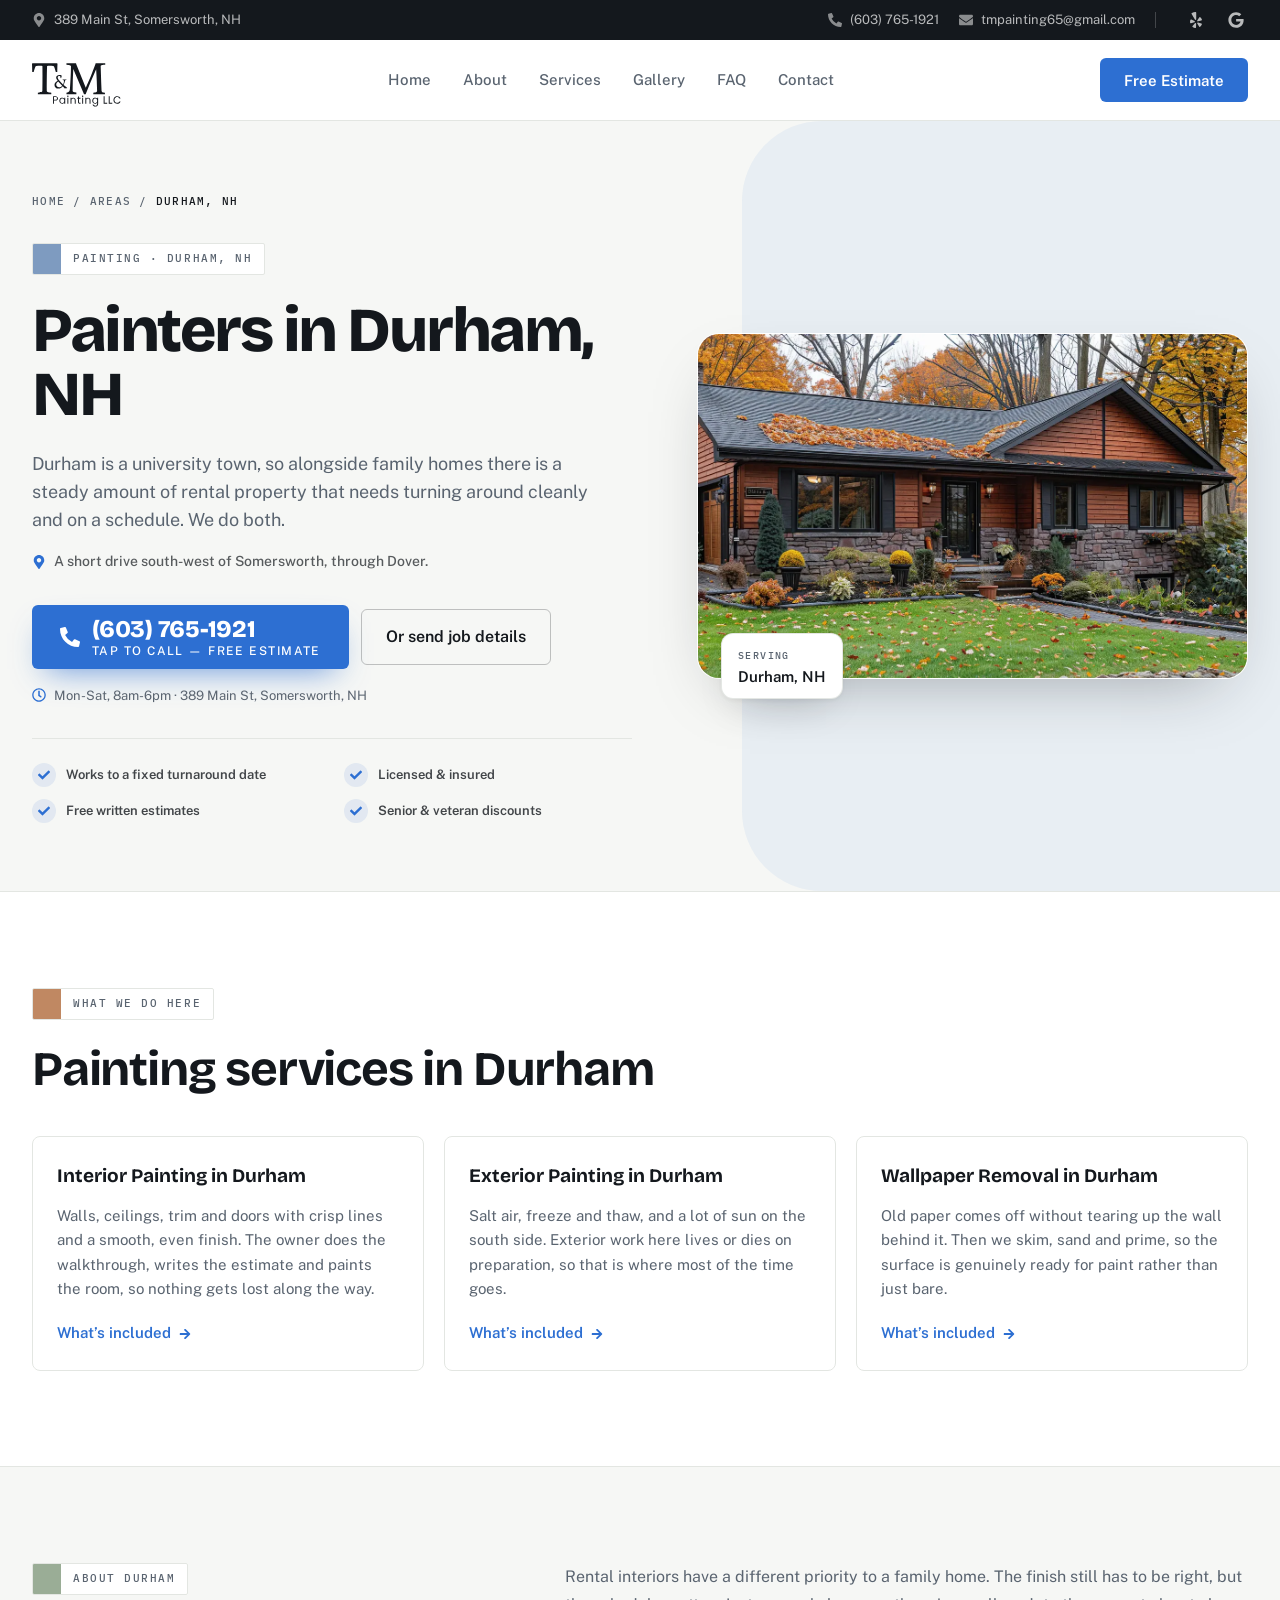
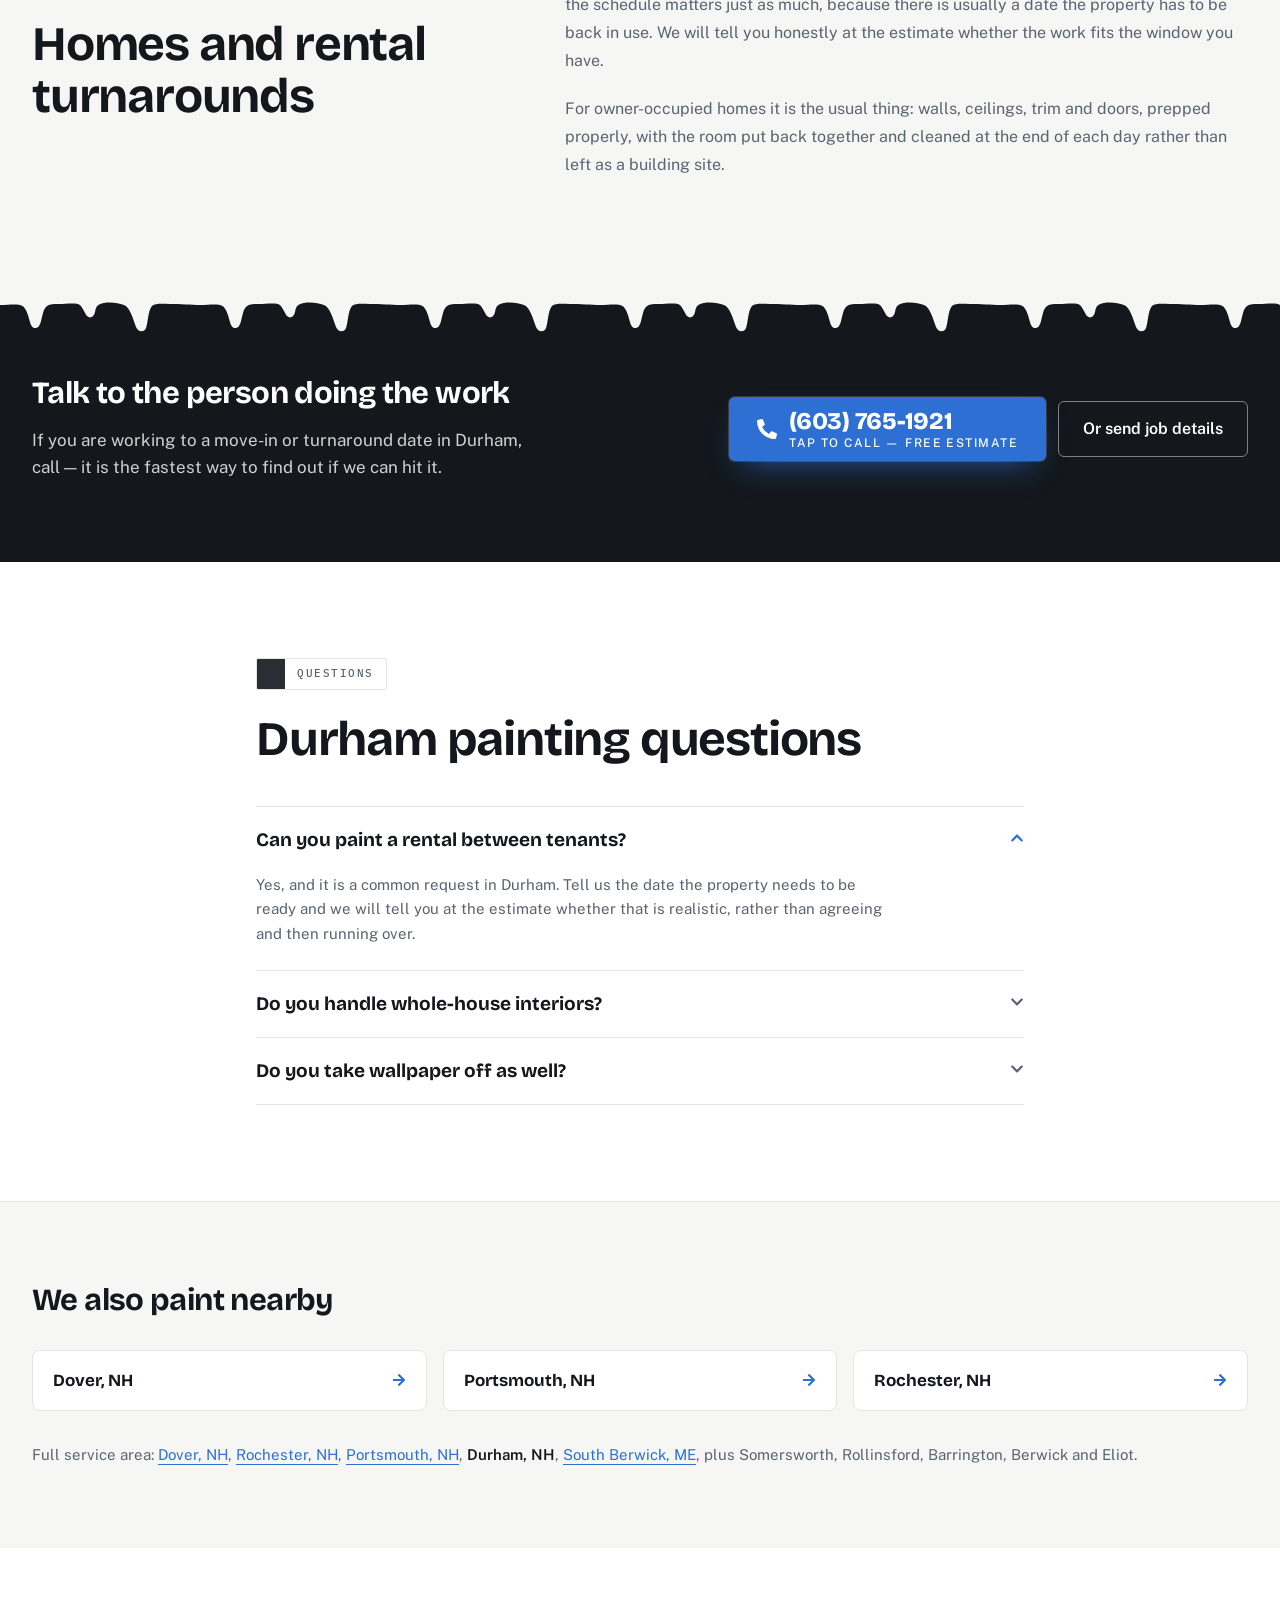
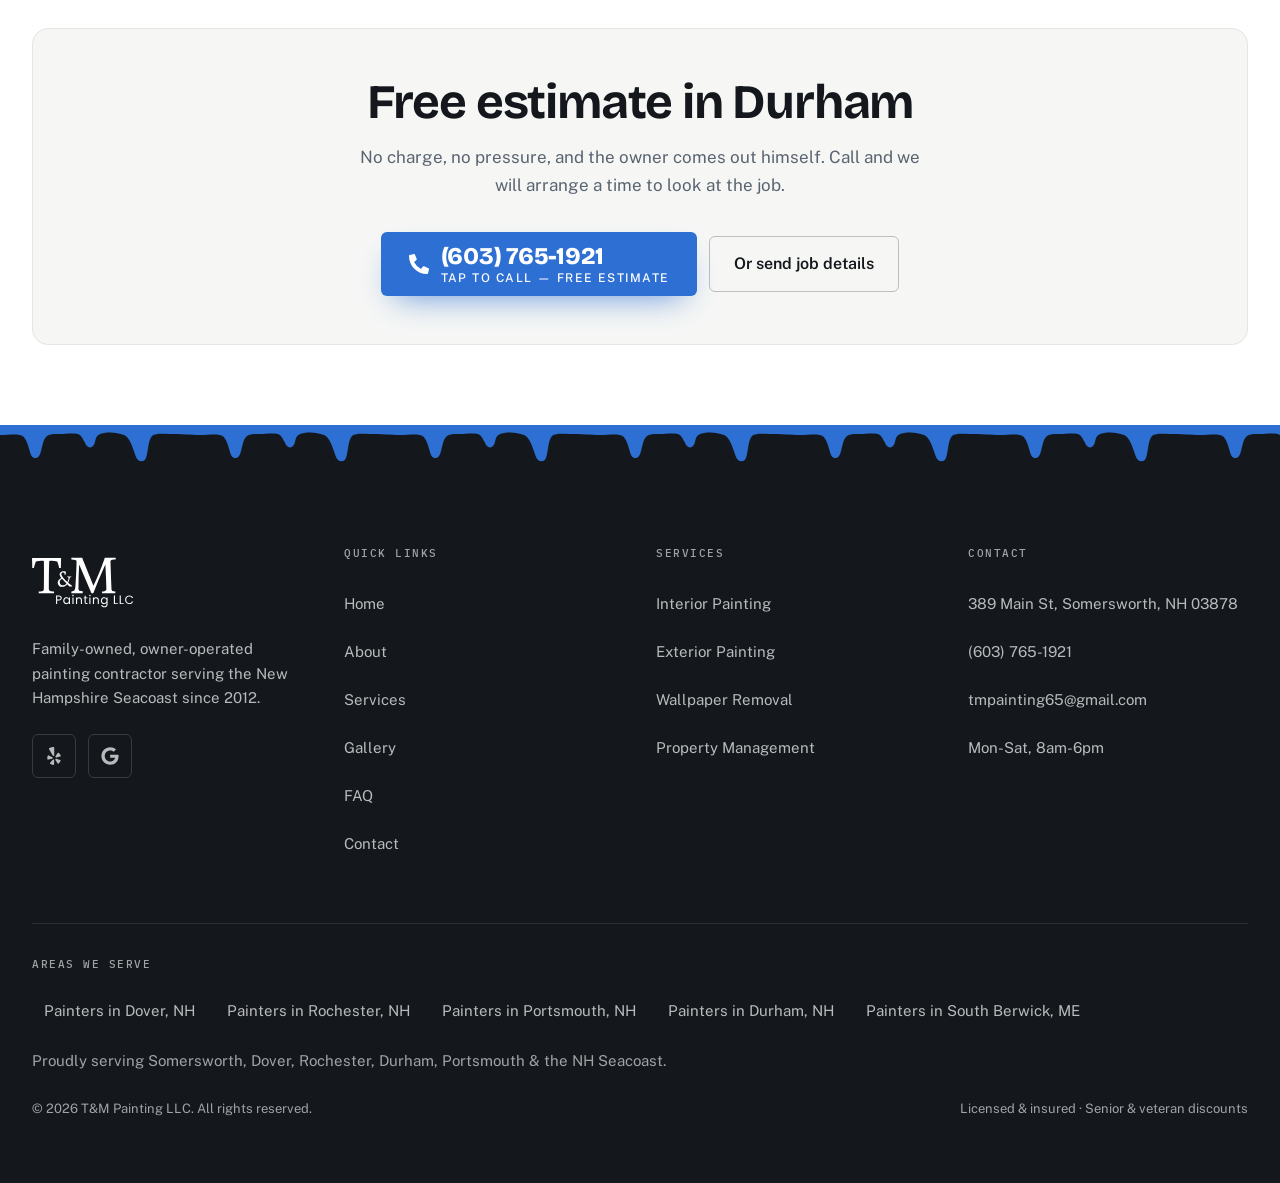
<file: painters/durham-nh/index.html>
<!DOCTYPE html><html lang="en-US"><head><meta charSet="utf-8"/><meta http-equiv="x-ua-compatible" content="ie=edge"/><meta name="viewport" content="width=device-width, initial-scale=1, shrink-to-fit=no"/><meta name="generator" content="Gatsby 5.16.1"/><meta name="theme-color" content="#14181D"/><meta name="description" content="Painters in Durham, NH for homes and rentals. Interior, exterior and wallpaper removal, owner-operated since 2012. Free estimates: (603) 765-1921." data-gatsby-head="true"/><meta name="robots" content="index,follow" data-gatsby-head="true"/><meta name="format-detection" content="telephone=no" data-gatsby-head="true"/><meta property="og:type" content="website" data-gatsby-head="true"/><meta property="og:site_name" content="T&amp;M Painting LLC" data-gatsby-head="true"/><meta property="og:title" content="Painters in Durham, NH | Interior &amp; Exterior | T&amp;M Painting" data-gatsby-head="true"/><meta property="og:description" content="Painters in Durham, NH for homes and rentals. Interior, exterior and wallpaper removal, owner-operated since 2012. Free estimates: (603) 765-1921." data-gatsby-head="true"/><meta property="og:url" content="https://tandmpaintingllc.com/painters/durham-nh/" data-gatsby-head="true"/><meta property="og:locale" content="en_US" data-gatsby-head="true"/><meta property="og:image" content="https://tandmpaintingllc.com/og-durham-nh.jpg" data-gatsby-head="true"/><meta property="og:image:width" content="1200" data-gatsby-head="true"/><meta property="og:image:height" content="630" data-gatsby-head="true"/><meta property="og:image:alt" content="T&amp;M Painting LLC — Interior &amp; exterior painting for the NH Seacoast" data-gatsby-head="true"/><meta name="twitter:card" content="summary_large_image" data-gatsby-head="true"/><meta name="twitter:title" content="Painters in Durham, NH | Interior &amp; Exterior | T&amp;M Painting" data-gatsby-head="true"/><meta name="twitter:description" content="Painters in Durham, NH for homes and rentals. Interior, exterior and wallpaper removal, owner-operated since 2012. Free estimates: (603) 765-1921." data-gatsby-head="true"/><meta name="twitter:image" content="https://tandmpaintingllc.com/og-durham-nh.jpg" data-gatsby-head="true"/><meta name="twitter:image:alt" content="T&amp;M Painting LLC — Interior &amp; exterior painting for the NH Seacoast" data-gatsby-head="true"/><meta name="geo.region" content="US-NH" data-gatsby-head="true"/><meta name="geo.placename" content="Somersworth" data-gatsby-head="true"/><meta name="geo.position" content="43.2458412;-70.8527675" data-gatsby-head="true"/><style data-href="/styles.1beef4822a8ade3ed57e.css" data-identity="gatsby-global-css">*,:after,:before{--tw-border-spacing-x:0;--tw-border-spacing-y:0;--tw-translate-x:0;--tw-translate-y:0;--tw-rotate:0;--tw-skew-x:0;--tw-skew-y:0;--tw-scale-x:1;--tw-scale-y:1;--tw-pan-x: ;--tw-pan-y: ;--tw-pinch-zoom: ;--tw-scroll-snap-strictness:proximity;--tw-gradient-from-position: ;--tw-gradient-via-position: ;--tw-gradient-to-position: ;--tw-ordinal: ;--tw-slashed-zero: ;--tw-numeric-figure: ;--tw-numeric-spacing: ;--tw-numeric-fraction: ;--tw-ring-inset: ;--tw-ring-offset-width:0px;--tw-ring-offset-color:#fff;--tw-ring-color:rgba(59,130,246,.5);--tw-ring-offset-shadow:0 0 #0000;--tw-ring-shadow:0 0 #0000;--tw-shadow:0 0 #0000;--tw-shadow-colored:0 0 #0000;--tw-blur: ;--tw-brightness: ;--tw-contrast: ;--tw-grayscale: ;--tw-hue-rotate: ;--tw-invert: ;--tw-saturate: ;--tw-sepia: ;--tw-drop-shadow: ;--tw-backdrop-blur: ;--tw-backdrop-brightness: ;--tw-backdrop-contrast: ;--tw-backdrop-grayscale: ;--tw-backdrop-hue-rotate: ;--tw-backdrop-invert: ;--tw-backdrop-opacity: ;--tw-backdrop-saturate: ;--tw-backdrop-sepia: ;--tw-contain-size: ;--tw-contain-layout: ;--tw-contain-paint: ;--tw-contain-style: }::backdrop{--tw-border-spacing-x:0;--tw-border-spacing-y:0;--tw-translate-x:0;--tw-translate-y:0;--tw-rotate:0;--tw-skew-x:0;--tw-skew-y:0;--tw-scale-x:1;--tw-scale-y:1;--tw-pan-x: ;--tw-pan-y: ;--tw-pinch-zoom: ;--tw-scroll-snap-strictness:proximity;--tw-gradient-from-position: ;--tw-gradient-via-position: ;--tw-gradient-to-position: ;--tw-ordinal: ;--tw-slashed-zero: ;--tw-numeric-figure: ;--tw-numeric-spacing: ;--tw-numeric-fraction: ;--tw-ring-inset: ;--tw-ring-offset-width:0px;--tw-ring-offset-color:#fff;--tw-ring-color:rgba(59,130,246,.5);--tw-ring-offset-shadow:0 0 #0000;--tw-ring-shadow:0 0 #0000;--tw-shadow:0 0 #0000;--tw-shadow-colored:0 0 #0000;--tw-blur: ;--tw-brightness: ;--tw-contrast: ;--tw-grayscale: ;--tw-hue-rotate: ;--tw-invert: ;--tw-saturate: ;--tw-sepia: ;--tw-drop-shadow: ;--tw-backdrop-blur: ;--tw-backdrop-brightness: ;--tw-backdrop-contrast: ;--tw-backdrop-grayscale: ;--tw-backdrop-hue-rotate: ;--tw-backdrop-invert: ;--tw-backdrop-opacity: ;--tw-backdrop-saturate: ;--tw-backdrop-sepia: ;--tw-contain-size: ;--tw-contain-layout: ;--tw-contain-paint: ;--tw-contain-style: }/*
! tailwindcss v3.4.19 | MIT License | https://tailwindcss.com
*/*,:after,:before{border:0 solid #e5e7eb;box-sizing:border-box}:after,:before{--tw-content:""}:host,html{-webkit-text-size-adjust:100%;font-feature-settings:normal;-webkit-tap-highlight-color:transparent;font-family:Public Sans,ui-sans-serif,system-ui,sans-serif;font-variation-settings:normal;line-height:1.5;-moz-tab-size:4;-o-tab-size:4;tab-size:4}body{line-height:inherit;margin:0}hr{border-top-width:1px;color:inherit;height:0}abbr:where([title]){-webkit-text-decoration:underline dotted;text-decoration:underline dotted}h1,h2,h3,h4,h5,h6{font-size:inherit;font-weight:inherit}a{color:inherit;text-decoration:inherit}b,strong{font-weight:bolder}code,kbd,pre,samp{font-feature-settings:normal;font-family:IBM Plex Mono,ui-monospace,SFMono-Regular,monospace;font-size:1em;font-variation-settings:normal}small{font-size:80%}sub,sup{font-size:75%;line-height:0;position:relative;vertical-align:baseline}sub{bottom:-.25em}sup{top:-.5em}table{border-collapse:collapse;border-color:inherit;text-indent:0}button,input,optgroup,select,textarea{font-feature-settings:inherit;color:inherit;font-family:inherit;font-size:100%;font-variation-settings:inherit;font-weight:inherit;letter-spacing:inherit;line-height:inherit;margin:0;padding:0}button,select{text-transform:none}button,input:where([type=button]),input:where([type=reset]),input:where([type=submit]){-webkit-appearance:button;background-color:transparent;background-image:none}:-moz-focusring{outline:auto}:-moz-ui-invalid{box-shadow:none}progress{vertical-align:baseline}::-webkit-inner-spin-button,::-webkit-outer-spin-button{height:auto}[type=search]{-webkit-appearance:textfield;outline-offset:-2px}::-webkit-search-decoration{-webkit-appearance:none}::-webkit-file-upload-button{-webkit-appearance:button;font:inherit}summary{display:list-item}blockquote,dd,dl,figure,h1,h2,h3,h4,h5,h6,hr,p,pre{margin:0}fieldset{margin:0}fieldset,legend{padding:0}menu,ol,ul{list-style:none;margin:0;padding:0}dialog{padding:0}textarea{resize:vertical}input::-moz-placeholder,textarea::-moz-placeholder{color:#9ca3af;opacity:1}input::placeholder,textarea::placeholder{color:#9ca3af;opacity:1}[role=button],button{cursor:pointer}:disabled{cursor:default}audio,canvas,embed,iframe,img,object,svg,video{display:block;vertical-align:middle}img,video{height:auto;max-width:100%}[hidden]:where(:not([hidden=until-found])){display:none}@font-face{font-display:swap;font-family:Bricolage Grotesque;font-style:normal;font-weight:700;src:url(/fonts/bricolage-grotesque-latin-700-normal.woff2) format("woff2");unicode-range:u+00??,u+0131,u+0152-0153,u+02bb-02bc,u+02c6,u+02da,u+02dc,u+0304,u+0308,u+0329,u+2000-206f,u+20ac,u+2122,u+2191,u+2193,u+2212,u+2215,u+feff,u+fffd}@font-face{font-display:swap;font-family:Bricolage Grotesque;font-style:normal;font-weight:800;src:url(/fonts/bricolage-grotesque-latin-800-normal.woff2) format("woff2");unicode-range:u+00??,u+0131,u+0152-0153,u+02bb-02bc,u+02c6,u+02da,u+02dc,u+0304,u+0308,u+0329,u+2000-206f,u+20ac,u+2122,u+2191,u+2193,u+2212,u+2215,u+feff,u+fffd}@font-face{font-display:swap;font-family:Public Sans;font-style:normal;font-weight:400;src:url(/fonts/public-sans-latin-400-normal.woff2) format("woff2");unicode-range:u+00??,u+0131,u+0152-0153,u+02bb-02bc,u+02c6,u+02da,u+02dc,u+0304,u+0308,u+0329,u+2000-206f,u+20ac,u+2122,u+2191,u+2193,u+2212,u+2215,u+feff,u+fffd}@font-face{font-display:swap;font-family:Public Sans;font-style:normal;font-weight:500;src:url(/fonts/public-sans-latin-500-normal.woff2) format("woff2");unicode-range:u+00??,u+0131,u+0152-0153,u+02bb-02bc,u+02c6,u+02da,u+02dc,u+0304,u+0308,u+0329,u+2000-206f,u+20ac,u+2122,u+2191,u+2193,u+2212,u+2215,u+feff,u+fffd}@font-face{font-display:swap;font-family:Public Sans;font-style:normal;font-weight:600;src:url(/fonts/public-sans-latin-600-normal.woff2) format("woff2");unicode-range:u+00??,u+0131,u+0152-0153,u+02bb-02bc,u+02c6,u+02da,u+02dc,u+0304,u+0308,u+0329,u+2000-206f,u+20ac,u+2122,u+2191,u+2193,u+2212,u+2215,u+feff,u+fffd}@font-face{font-display:swap;font-family:IBM Plex Mono;font-style:normal;font-weight:500;src:url(/fonts/ibm-plex-mono-latin-500-normal.woff2) format("woff2");unicode-range:u+00??,u+0131,u+0152-0153,u+02bb-02bc,u+02c6,u+02da,u+02dc,u+0304,u+0308,u+0329,u+2000-206f,u+20ac,u+2122,u+2191,u+2193,u+2212,u+2215,u+feff,u+fffd}:root{--topbar-h:0px;--header-h:73px;--chrome-h:calc(var(--topbar-h) + var(--header-h))}@media (min-width:1024px){:root{--topbar-h:40px;--header-h:81px}}html{-webkit-text-size-adjust:100%;scroll-behavior:smooth}body{--tw-bg-opacity:1;--tw-text-opacity:1;-webkit-font-smoothing:antialiased;-moz-osx-font-smoothing:grayscale;background-color:rgb(246 247 245/var(--tw-bg-opacity,1));color:rgb(20 24 29/var(--tw-text-opacity,1));font-family:Public Sans,ui-sans-serif,system-ui,sans-serif;font-size:16px;font-weight:400;line-height:1.625;text-rendering:optimizeLegibility}@media (min-width:768px){body{font-size:17px}}h1,h2,h3{--tw-text-opacity:1;color:rgb(20 24 29/var(--tw-text-opacity,1));font-family:Bricolage Grotesque,ui-sans-serif,system-ui,sans-serif}div[id],section[id]{scroll-margin-top:88px}@media (min-width:1024px){div[id],section[id]{scroll-margin-top:80px}}:focus-visible{border-radius:2px;outline:2px solid #2d6fd2;outline-offset:2px}::-moz-selection{background:#2d6fd2;color:#fff}::selection{background:#2d6fd2;color:#fff}.container{width:100%}@media (min-width:640px){.container{max-width:640px}}@media (min-width:768px){.container{max-width:768px}}@media (min-width:1024px){.container{max-width:1024px}}@media (min-width:1280px){.container{max-width:1280px}}@media (min-width:1536px){.container{max-width:1536px}}.shell{margin-left:auto;margin-right:auto;max-width:1280px;padding-left:1.25rem;padding-right:1.25rem;width:100%}@media (min-width:640px){.shell{padding-left:1.5rem;padding-right:1.5rem}}@media (min-width:1024px){.shell{padding-left:2rem;padding-right:2rem}}.main-offset{padding-top:var(--chrome-h)}.btn,.btn-primary{align-items:center;border-radius:.375rem;display:inline-flex;font-size:15px;font-weight:600;gap:.5rem;justify-content:center;line-height:1;min-height:44px;padding-left:1.5rem;padding-right:1.5rem;transition-duration:.2s;transition-property:color,background-color,border-color,text-decoration-color,fill,stroke;transition-timing-function:cubic-bezier(.4,0,.2,1)}.btn-primary{--tw-bg-opacity:1;--tw-text-opacity:1;background-color:rgb(45 111 210/var(--tw-bg-opacity,1));color:rgb(255 255 255/var(--tw-text-opacity,1))}.btn-primary:hover{--tw-bg-opacity:1;background-color:rgb(31 85 168/var(--tw-bg-opacity,1))}.btn-ghost-light{--tw-text-opacity:1;align-items:center;border-color:hsla(0,0%,100%,.45);border-radius:.375rem;border-width:1px;color:rgb(255 255 255/var(--tw-text-opacity,1));display:inline-flex;font-size:15px;font-weight:600;gap:.5rem;justify-content:center;line-height:1;min-height:44px;padding-left:1.5rem;padding-right:1.5rem;transition-duration:.2s;transition-property:color,background-color,border-color,text-decoration-color,fill,stroke;transition-timing-function:cubic-bezier(.4,0,.2,1)}.btn-ghost-light:hover{--tw-border-opacity:1;background-color:hsla(0,0%,100%,.1);border-color:rgb(255 255 255/var(--tw-border-opacity,1))}.btn-outline-ink{--tw-text-opacity:1;align-items:center;border-color:rgba(20,24,29,.25);border-radius:.375rem;border-width:1px;color:rgb(20 24 29/var(--tw-text-opacity,1));display:inline-flex;font-size:15px;font-weight:600;gap:.5rem;justify-content:center;line-height:1;min-height:44px;padding-left:1.5rem;padding-right:1.5rem;transition-duration:.2s;transition-property:color,background-color,border-color,text-decoration-color,fill,stroke;transition-timing-function:cubic-bezier(.4,0,.2,1)}.btn-outline-ink:hover{--tw-border-opacity:1;background-color:rgba(20,24,29,.04);border-color:rgb(20 24 29/var(--tw-border-opacity,1))}.eyebrow-label{font-family:IBM Plex Mono,ui-monospace,SFMono-Regular,monospace;font-size:11px;font-weight:500;letter-spacing:.14em;text-transform:uppercase}.link-tape{--tw-text-opacity:1;color:rgb(45 111 210/var(--tw-text-opacity,1));text-decoration-line:underline;text-underline-offset:4px;transition-duration:.15s;transition-property:color,background-color,border-color,text-decoration-color,fill,stroke;transition-timing-function:cubic-bezier(.4,0,.2,1)}.link-tape:hover{--tw-text-opacity:1;color:rgb(31 85 168/var(--tw-text-opacity,1))}.sr-only{clip:rect(0,0,0,0);border-width:0;height:1px;margin:-1px;overflow:hidden;padding:0;position:absolute;white-space:nowrap;width:1px}.pointer-events-none{pointer-events:none}.visible{visibility:visible}.invisible{visibility:hidden}.static{position:static}.fixed{position:fixed}.absolute{position:absolute}.relative{position:relative}.sticky{position:sticky}.inset-0{inset:0}.inset-x-0{left:0;right:0}.inset-x-3{left:.75rem;right:.75rem}.inset-x-\[-5\%\]{left:-5%;right:-5%}.inset-y-0{bottom:0;top:0}.-bottom-1{bottom:-.25rem}.-bottom-4{bottom:-1rem}.-bottom-5{bottom:-1.25rem}.-left-2{left:-.5rem}.-left-24{left:-6rem}.-right-20{right:-5rem}.-top-2{top:-.5rem}.-top-20{top:-5rem}.bottom-0{bottom:0}.bottom-1\.5{bottom:.375rem}.bottom-\[-18px\]{bottom:-18px}.left-0{left:0}.left-5{left:1.25rem}.left-6{left:1.5rem}.left-\[-3\%\]{left:-3%}.right-0{right:0}.right-5{right:1.25rem}.top-0{top:0}.top-0\.5{top:.125rem}.top-44{top:11rem}.top-5{top:1.25rem}.top-\[-1\%\]{top:-1%}.top-\[13px\]{top:13px}.top-\[7px\]{top:7px}.isolate{isolation:isolate}.-z-10{z-index:-10}.-z-20{z-index:-20}.z-10{z-index:10}.z-40{z-index:40}.z-50{z-index:50}.z-\[60\]{z-index:60}.z-\[70\]{z-index:70}.-m-2{margin:-.5rem}.mx-auto{margin-left:auto;margin-right:auto}.-mr-2{margin-right:-.5rem}.mb-14{margin-bottom:3.5rem}.mb-2{margin-bottom:.5rem}.mb-5{margin-bottom:1.25rem}.mb-7{margin-bottom:1.75rem}.ml-0\.5{margin-left:.125rem}.mt-0\.5{margin-top:.125rem}.mt-1{margin-top:.25rem}.mt-1\.5{margin-top:.375rem}.mt-10{margin-top:2.5rem}.mt-12{margin-top:3rem}.mt-14{margin-top:3.5rem}.mt-2{margin-top:.5rem}.mt-3{margin-top:.75rem}.mt-4{margin-top:1rem}.mt-5{margin-top:1.25rem}.mt-6{margin-top:1.5rem}.mt-7{margin-top:1.75rem}.mt-8{margin-top:2rem}.mt-9{margin-top:2.25rem}.mt-auto{margin-top:auto}.block{display:block}.inline-block{display:inline-block}.flex{display:flex}.inline-flex{display:inline-flex}.grid{display:grid}.hidden{display:none}.h-0\.5{height:.125rem}.h-1\.5{height:.375rem}.h-10{height:2.5rem}.h-11{height:2.75rem}.h-12{height:3rem}.h-16{height:4rem}.h-2\.5{height:.625rem}.h-3{height:.75rem}.h-3\.5{height:.875rem}.h-4{height:1rem}.h-5{height:1.25rem}.h-6{height:1.5rem}.h-64{height:16rem}.h-9{height:2.25rem}.h-\[100dvh\]{height:100dvh}.h-\[18px\]{height:18px}.h-\[19px\]{height:19px}.h-\[72px\]{height:72px}.h-\[76px\]{height:76px}.h-\[95\%\]{height:95%}.h-full{height:100%}.max-h-0{max-height:0}.max-h-10{max-height:2.5rem}.min-h-\[26px\]{min-height:26px}.min-h-\[44px\]{min-height:44px}.min-h-\[460px\]{min-height:460px}.min-h-\[48px\]{min-height:48px}.min-h-\[52px\]{min-height:52px}.min-h-\[54px\]{min-height:54px}.min-h-\[56px\]{min-height:56px}.min-h-\[64px\]{min-height:64px}.min-h-\[68px\]{min-height:68px}.min-h-screen{min-height:100vh}.w-1\/2{width:50%}.w-10{width:2.5rem}.w-11{width:2.75rem}.w-12{width:3rem}.w-16{width:4rem}.w-2\.5{width:.625rem}.w-3{width:.75rem}.w-3\.5{width:.875rem}.w-4{width:1rem}.w-5{width:1.25rem}.w-6{width:1.5rem}.w-64{width:16rem}.w-9{width:2.25rem}.w-\[104\%\]{width:104%}.w-\[106\%\]{width:106%}.w-\[110\%\]{width:110%}.w-\[18px\]{width:18px}.w-\[19px\]{width:19px}.w-\[42\%\]{width:42%}.w-\[min\(88vw\2c 360px\)\]{width:min(88vw,360px)}.w-auto{width:auto}.w-fit{width:-moz-fit-content;width:fit-content}.w-full{width:100%}.w-px{width:1px}.min-w-0{min-width:0}.max-w-2xl{max-width:42rem}.max-w-3xl{max-width:48rem}.max-w-\[20ch\]{max-width:20ch}.max-w-\[500px\]{max-width:500px}.max-w-\[520px\]{max-width:520px}.max-w-\[560px\]{max-width:560px}.max-w-\[570px\]{max-width:570px}.max-w-\[600px\]{max-width:600px}.max-w-\[650px\]{max-width:650px}.max-w-\[720px\]{max-width:720px}.max-w-lg{max-width:32rem}.max-w-md{max-width:28rem}.max-w-xl{max-width:36rem}.max-w-xs{max-width:20rem}.flex-1{flex:1 1 0%}.shrink-0{flex-shrink:0}.origin-left{transform-origin:left}.translate-x-0{--tw-translate-x:0px}.translate-x-0,.translate-x-4{transform:translate(var(--tw-translate-x),var(--tw-translate-y)) rotate(var(--tw-rotate)) skewX(var(--tw-skew-x)) skewY(var(--tw-skew-y)) scaleX(var(--tw-scale-x)) scaleY(var(--tw-scale-y))}.translate-x-4{--tw-translate-x:1rem}.translate-x-full{--tw-translate-x:100%}.translate-x-full,.translate-y-0{transform:translate(var(--tw-translate-x),var(--tw-translate-y)) rotate(var(--tw-rotate)) skewX(var(--tw-skew-x)) skewY(var(--tw-skew-y)) scaleX(var(--tw-scale-x)) scaleY(var(--tw-scale-y))}.translate-y-0{--tw-translate-y:0px}.translate-y-2{--tw-translate-y:0.5rem}.-rotate-2,.translate-y-2{transform:translate(var(--tw-translate-x),var(--tw-translate-y)) rotate(var(--tw-rotate)) skewX(var(--tw-skew-x)) skewY(var(--tw-skew-y)) scaleX(var(--tw-scale-x)) scaleY(var(--tw-scale-y))}.-rotate-2{--tw-rotate:-2deg}.-rotate-45{--tw-rotate:-45deg}.-rotate-45,.-rotate-\[1\.4deg\]{transform:translate(var(--tw-translate-x),var(--tw-translate-y)) rotate(var(--tw-rotate)) skewX(var(--tw-skew-x)) skewY(var(--tw-skew-y)) scaleX(var(--tw-scale-x)) scaleY(var(--tw-scale-y))}.-rotate-\[1\.4deg\]{--tw-rotate:-1.4deg}.rotate-0{--tw-rotate:0deg}.rotate-0,.rotate-180{transform:translate(var(--tw-translate-x),var(--tw-translate-y)) rotate(var(--tw-rotate)) skewX(var(--tw-skew-x)) skewY(var(--tw-skew-y)) scaleX(var(--tw-scale-x)) scaleY(var(--tw-scale-y))}.rotate-180{--tw-rotate:180deg}.rotate-45{--tw-rotate:45deg}.rotate-45,.scale-x-0{transform:translate(var(--tw-translate-x),var(--tw-translate-y)) rotate(var(--tw-rotate)) skewX(var(--tw-skew-x)) skewY(var(--tw-skew-y)) scaleX(var(--tw-scale-x)) scaleY(var(--tw-scale-y))}.scale-x-0{--tw-scale-x:0}.scale-x-100{--tw-scale-x:1;transform:translate(var(--tw-translate-x),var(--tw-translate-y)) rotate(var(--tw-rotate)) skewX(var(--tw-skew-x)) skewY(var(--tw-skew-y)) scaleX(var(--tw-scale-x)) scaleY(var(--tw-scale-y))}.resize-y{resize:vertical}.appearance-none{-webkit-appearance:none;-moz-appearance:none;appearance:none}.break-inside-avoid{-moz-column-break-inside:avoid;break-inside:avoid}.grid-cols-1{grid-template-columns:repeat(1,minmax(0,1fr))}.grid-cols-2{grid-template-columns:repeat(2,minmax(0,1fr))}.grid-rows-\[0fr\]{grid-template-rows:0fr}.grid-rows-\[1fr\]{grid-template-rows:1fr}.flex-col{flex-direction:column}.flex-wrap{flex-wrap:wrap}.items-start{align-items:flex-start}.items-end{align-items:flex-end}.items-center{align-items:center}.items-stretch{align-items:stretch}.justify-center{justify-content:center}.justify-between{justify-content:space-between}.gap-1{gap:.25rem}.gap-1\.5{gap:.375rem}.gap-10{gap:2.5rem}.gap-12{gap:3rem}.gap-14{gap:3.5rem}.gap-2{gap:.5rem}.gap-2\.5{gap:.625rem}.gap-3{gap:.75rem}.gap-4{gap:1rem}.gap-5{gap:1.25rem}.gap-6{gap:1.5rem}.gap-8{gap:2rem}.gap-x-2{-moz-column-gap:.5rem;column-gap:.5rem}.gap-x-6{-moz-column-gap:1.5rem;column-gap:1.5rem}.gap-x-8{-moz-column-gap:2rem;column-gap:2rem}.gap-y-1{row-gap:.25rem}.gap-y-3{row-gap:.75rem}.gap-y-4{row-gap:1rem}.gap-y-5{row-gap:1.25rem}.gap-y-6{row-gap:1.5rem}.space-y-1>:not([hidden])~:not([hidden]){--tw-space-y-reverse:0;margin-bottom:calc(.25rem*var(--tw-space-y-reverse));margin-top:calc(.25rem*(1 - var(--tw-space-y-reverse)))}.space-y-5>:not([hidden])~:not([hidden]){--tw-space-y-reverse:0;margin-bottom:calc(1.25rem*var(--tw-space-y-reverse));margin-top:calc(1.25rem*(1 - var(--tw-space-y-reverse)))}.divide-y>:not([hidden])~:not([hidden]){--tw-divide-y-reverse:0;border-bottom-width:calc(1px*var(--tw-divide-y-reverse));border-top-width:calc(1px*(1 - var(--tw-divide-y-reverse)))}.divide-mist>:not([hidden])~:not([hidden]){--tw-divide-opacity:1;border-color:rgb(227 230 226/var(--tw-divide-opacity,1))}.self-start{align-self:flex-start}.overflow-hidden{overflow:hidden}.overflow-visible{overflow:visible}.overflow-y-auto{overflow-y:auto}.whitespace-nowrap{white-space:nowrap}.break-words{overflow-wrap:break-word}.break-all{word-break:break-all}.rounded-2xl{border-radius:1rem}.rounded-\[22px\]{border-radius:22px}.rounded-\[26px\]{border-radius:26px}.rounded-\[28px\]{border-radius:28px}.rounded-full{border-radius:9999px}.rounded-lg{border-radius:.5rem}.rounded-md{border-radius:.375rem}.rounded-sm{border-radius:.125rem}.rounded-xl{border-radius:.75rem}.rounded-l-\[5rem\]{border-bottom-left-radius:5rem;border-top-left-radius:5rem}.border{border-width:1px}.border-2{border-width:2px}.border-\[42px\]{border-width:42px}.border-y{border-top-width:1px}.border-b,.border-y{border-bottom-width:1px}.border-t{border-top-width:1px}.border-ink\/25{border-color:rgba(20,24,29,.25)}.border-mist{--tw-border-opacity:1;border-color:rgb(227 230 226/var(--tw-border-opacity,1))}.border-mist\/70{border-color:hsla(105,7%,89%,.7)}.border-mist\/90{border-color:hsla(105,7%,89%,.9)}.border-red-500{--tw-border-opacity:1;border-color:rgb(239 68 68/var(--tw-border-opacity,1))}.border-tape{--tw-border-opacity:1;border-color:rgb(45 111 210/var(--tw-border-opacity,1))}.border-tape\/15{border-color:rgba(45,111,210,.15)}.border-tape\/\[0\.035\]{border-color:rgba(45,111,210,.035)}.border-white\/10{border-color:hsla(0,0%,100%,.1)}.border-white\/15{border-color:hsla(0,0%,100%,.15)}.border-white\/25{border-color:hsla(0,0%,100%,.25)}.border-white\/30{border-color:hsla(0,0%,100%,.3)}.border-white\/35{border-color:hsla(0,0%,100%,.35)}.border-white\/45{border-color:hsla(0,0%,100%,.45)}.border-white\/80{border-color:hsla(0,0%,100%,.8)}.bg-\[\#4285F4\]\/10{background-color:rgba(66,133,244,.1)}.bg-chip-clay{--tw-bg-opacity:1;background-color:rgb(192 136 98/var(--tw-bg-opacity,1))}.bg-chip-dusty{--tw-bg-opacity:1;background-color:rgb(126 155 192/var(--tw-bg-opacity,1))}.bg-chip-offblack{--tw-bg-opacity:1;background-color:rgb(42 46 51/var(--tw-bg-opacity,1))}.bg-chip-sage{--tw-bg-opacity:1;background-color:rgb(154 173 150/var(--tw-bg-opacity,1))}.bg-current{background-color:currentColor}.bg-ink{--tw-bg-opacity:1;background-color:rgb(20 24 29/var(--tw-bg-opacity,1))}.bg-ink\/20{background-color:rgba(20,24,29,.2)}.bg-ink\/40{background-color:rgba(20,24,29,.4)}.bg-ink\/75{background-color:rgba(20,24,29,.75)}.bg-ink\/80{background-color:rgba(20,24,29,.8)}.bg-primer{--tw-bg-opacity:1;background-color:rgb(246 247 245/var(--tw-bg-opacity,1))}.bg-red-50{--tw-bg-opacity:1;background-color:rgb(254 242 242/var(--tw-bg-opacity,1))}.bg-tape{--tw-bg-opacity:1;background-color:rgb(45 111 210/var(--tw-bg-opacity,1))}.bg-tape\/10{background-color:rgba(45,111,210,.1)}.bg-tape\/20{background-color:rgba(45,111,210,.2)}.bg-tape\/\[0\.055\]{background-color:rgba(45,111,210,.055)}.bg-tape\/\[0\.07\]{background-color:rgba(45,111,210,.07)}.bg-white{--tw-bg-opacity:1;background-color:rgb(255 255 255/var(--tw-bg-opacity,1))}.bg-white\/10{background-color:hsla(0,0%,100%,.1)}.bg-white\/20{background-color:hsla(0,0%,100%,.2)}.bg-white\/95{background-color:hsla(0,0%,100%,.95)}.bg-\[url\(\'data\:image\/svg\+xml\;charset\=utf-8\2c \%3Csvg\%20xmlns\%3D\%22http\%3A\/\/www\.w3\.org\/2000\/svg\%22\%20viewBox\%3D\%220\%200\%2016\%2016\%22\%20fill\%3D\%22\%235A6470\%22\%3E\%3Cpath\%20d\%3D\%22M4\.5\%206\.5L8\%2010l3\.5-3\.5z\%22\/\%3E\%3C\/svg\%3E\'\)\]{background-image:url("data:image/svg+xml;charset=utf-8,%3Csvg xmlns='http://www.w3.org/2000/svg' fill='%235A6470' viewBox='0 0 16 16'%3E%3Cpath d='M4.5 6.5 8 10l3.5-3.5z'/%3E%3C/svg%3E")}.bg-\[length\:20px_20px\]{background-size:20px 20px}.bg-\[right_14px_center\]{background-position:right 14px center}.bg-no-repeat{background-repeat:no-repeat}.p-2{padding:.5rem}.p-6{padding:1.5rem}.p-7{padding:1.75rem}.px-2{padding-left:.5rem;padding-right:.5rem}.px-2\.5{padding-left:.625rem;padding-right:.625rem}.px-3{padding-left:.75rem;padding-right:.75rem}.px-3\.5{padding-left:.875rem;padding-right:.875rem}.px-4{padding-left:1rem;padding-right:1rem}.px-5{padding-left:1.25rem;padding-right:1.25rem}.px-6{padding-left:1.5rem;padding-right:1.5rem}.px-7{padding-left:1.75rem;padding-right:1.75rem}.px-8{padding-left:2rem;padding-right:2rem}.py-1{padding-bottom:.25rem;padding-top:.25rem}.py-1\.5{padding-bottom:.375rem;padding-top:.375rem}.py-12{padding-bottom:3rem;padding-top:3rem}.py-14{padding-bottom:3.5rem;padding-top:3.5rem}.py-16{padding-bottom:4rem;padding-top:4rem}.py-2{padding-bottom:.5rem;padding-top:.5rem}.py-20{padding-bottom:5rem;padding-top:5rem}.py-3{padding-bottom:.75rem;padding-top:.75rem}.py-3\.5{padding-bottom:.875rem;padding-top:.875rem}.py-4{padding-bottom:1rem;padding-top:1rem}.py-5{padding-bottom:1.25rem;padding-top:1.25rem}.py-6{padding-bottom:1.5rem;padding-top:1.5rem}.py-7{padding-bottom:1.75rem;padding-top:1.75rem}.py-8{padding-bottom:2rem;padding-top:2rem}.pb-1\.5{padding-bottom:.375rem}.pb-6{padding-bottom:1.5rem}.pb-9{padding-bottom:2.25rem}.pb-\[calc\(0\.5rem\+env\(safe-area-inset-bottom\)\)\]{padding-bottom:calc(.5rem + env(safe-area-inset-bottom))}.pb-\[calc\(5\.5rem\+env\(safe-area-inset-bottom\)\)\]{padding-bottom:calc(5.5rem + env(safe-area-inset-bottom))}.pb-\[max\(20px\2c env\(safe-area-inset-bottom\)\)\]{padding-bottom:max(20px,env(safe-area-inset-bottom))}.pr-1{padding-right:.25rem}.pr-10{padding-right:2.5rem}.pr-11{padding-right:2.75rem}.pt-10{padding-top:2.5rem}.pt-16{padding-top:4rem}.pt-5{padding-top:1.25rem}.pt-6{padding-top:1.5rem}.pt-8{padding-top:2rem}.text-left{text-align:left}.text-center{text-align:center}.align-middle{vertical-align:middle}.font-display{font-family:Bricolage Grotesque,ui-sans-serif,system-ui,sans-serif}.font-mono{font-family:IBM Plex Mono,ui-monospace,SFMono-Regular,monospace}.text-2xl{font-size:1.5rem;line-height:2rem}.text-4xl{font-size:2.25rem;line-height:2.5rem}.text-\[10px\]{font-size:10px}.text-\[11px\]{font-size:11px}.text-\[12px\]{font-size:12px}.text-\[13px\]{font-size:13px}.text-\[14px\]{font-size:14px}.text-\[15px\]{font-size:15px}.text-\[16px\]{font-size:16px}.text-\[17px\]{font-size:17px}.text-\[19px\]{font-size:19px}.text-\[22px\]{font-size:22px}.text-\[88px\]{font-size:88px}.text-\[clamp\(2\.35rem\2c 4\.4vw\2c 3\.6rem\)\]{font-size:clamp(2.35rem,4.4vw,3.6rem)}.text-\[clamp\(2\.5rem\2c 5vw\2c 3\.9rem\)\]{font-size:clamp(2.5rem,5vw,3.9rem)}.text-\[clamp\(3rem\2c 6\.1vw\2c 5\.15rem\)\]{font-size:clamp(3rem,6.1vw,5.15rem)}.text-base{font-size:1rem;line-height:1.5rem}.text-display-lg{font-size:clamp(2rem,4vw,3rem);letter-spacing:-.025em;line-height:1.08}.text-display-md{font-size:clamp(1.5rem,2.4vw,2rem);letter-spacing:-.02em;line-height:1.15}.text-sm{font-size:.875rem;line-height:1.25rem}.text-xl{font-size:1.25rem;line-height:1.75rem}.text-xs{font-size:.75rem;line-height:1rem}.font-bold{font-weight:700}.font-extrabold{font-weight:800}.font-medium{font-weight:500}.font-normal{font-weight:400}.font-semibold{font-weight:600}.uppercase{text-transform:uppercase}.not-italic{font-style:normal}.leading-\[0\.8\]{line-height:.8}.leading-\[0\.95\]{line-height:.95}.leading-\[1\.02\]{line-height:1.02}.leading-\[1\.75\]{line-height:1.75}.leading-\[1\.7\]{line-height:1.7}.leading-none{line-height:1}.leading-relaxed{line-height:1.625}.leading-snug{line-height:1.375}.tracking-\[-0\.01em\]{letter-spacing:-.01em}.tracking-\[-0\.02em\]{letter-spacing:-.02em}.tracking-\[-0\.035em\]{letter-spacing:-.035em}.tracking-\[-0\.03em\]{letter-spacing:-.03em}.tracking-\[-0\.045em\]{letter-spacing:-.045em}.tracking-\[-0\.04em\]{letter-spacing:-.04em}.tracking-\[-0\.07em\]{letter-spacing:-.07em}.tracking-\[0\.12em\]{letter-spacing:.12em}.tracking-\[0\.13em\]{letter-spacing:.13em}.tracking-\[0\.14em\]{letter-spacing:.14em}.tracking-\[0\.16em\]{letter-spacing:.16em}.tracking-\[0\.1em\]{letter-spacing:.1em}.text-\[\#4285F4\]{--tw-text-opacity:1;color:rgb(66 133 244/var(--tw-text-opacity,1))}.text-\[\#E8A33D\]{--tw-text-opacity:1;color:rgb(232 163 61/var(--tw-text-opacity,1))}.text-\[\#F3B34C\]{--tw-text-opacity:1;color:rgb(243 179 76/var(--tw-text-opacity,1))}.text-ink{--tw-text-opacity:1;color:rgb(20 24 29/var(--tw-text-opacity,1))}.text-ink\/70{color:rgba(20,24,29,.7)}.text-ink\/80{color:rgba(20,24,29,.8)}.text-primer{--tw-text-opacity:1;color:rgb(246 247 245/var(--tw-text-opacity,1))}.text-red-600{--tw-text-opacity:1;color:rgb(220 38 38/var(--tw-text-opacity,1))}.text-red-700{--tw-text-opacity:1;color:rgb(185 28 28/var(--tw-text-opacity,1))}.text-steel{--tw-text-opacity:1;color:rgb(90 100 112/var(--tw-text-opacity,1))}.text-tape{--tw-text-opacity:1;color:rgb(45 111 210/var(--tw-text-opacity,1))}.text-white{--tw-text-opacity:1;color:rgb(255 255 255/var(--tw-text-opacity,1))}.text-white\/40{color:hsla(0,0%,100%,.4)}.text-white\/50{color:hsla(0,0%,100%,.5)}.text-white\/55{color:hsla(0,0%,100%,.55)}.text-white\/60{color:hsla(0,0%,100%,.6)}.text-white\/65{color:hsla(0,0%,100%,.65)}.text-white\/70{color:hsla(0,0%,100%,.7)}.text-white\/80{color:hsla(0,0%,100%,.8)}.text-white\/90{color:hsla(0,0%,100%,.9)}.underline{text-decoration-line:underline}.decoration-white\/25{text-decoration-color:hsla(0,0%,100%,.25)}.underline-offset-8{text-underline-offset:8px}.opacity-0{opacity:0}.opacity-100{opacity:1}.opacity-15{opacity:.15}.shadow-\[-12px_0_40px_-12px_rgba\(20\2c 24\2c 29\2c 0\.35\)\]{--tw-shadow:-12px 0 40px -12px rgba(20,24,29,.35);--tw-shadow-colored:-12px 0 40px -12px var(--tw-shadow-color);box-shadow:var(--tw-ring-offset-shadow,0 0 #0000),var(--tw-ring-shadow,0 0 #0000),var(--tw-shadow)}.shadow-\[0_12px_28px_-12px_rgba\(45\2c 111\2c 210\2c 0\.65\)\]{--tw-shadow:0 12px 28px -12px rgba(45,111,210,.65);--tw-shadow-colored:0 12px 28px -12px var(--tw-shadow-color);box-shadow:var(--tw-ring-offset-shadow,0 0 #0000),var(--tw-ring-shadow,0 0 #0000),var(--tw-shadow)}.shadow-\[0_14px_32px_-14px_rgba\(45\2c 111\2c 210\2c 0\.75\)\]{--tw-shadow:0 14px 32px -14px rgba(45,111,210,.75);--tw-shadow-colored:0 14px 32px -14px var(--tw-shadow-color);box-shadow:var(--tw-ring-offset-shadow,0 0 #0000),var(--tw-ring-shadow,0 0 #0000),var(--tw-shadow)}.shadow-\[0_26px_65px_-30px_rgba\(20\2c 24\2c 29\2c 0\.38\)\]{--tw-shadow:0 26px 65px -30px rgba(20,24,29,.38);--tw-shadow-colored:0 26px 65px -30px var(--tw-shadow-color)}.shadow-\[0_26px_65px_-30px_rgba\(20\2c 24\2c 29\2c 0\.38\)\],.shadow-card{box-shadow:var(--tw-ring-offset-shadow,0 0 #0000),var(--tw-ring-shadow,0 0 #0000),var(--tw-shadow)}.shadow-card{--tw-shadow:0 1px 2px rgba(20,24,29,.04),0 8px 24px -12px rgba(20,24,29,.12);--tw-shadow-colored:0 1px 2px var(--tw-shadow-color),0 8px 24px -12px var(--tw-shadow-color)}.shadow-lift{--tw-shadow:0 2px 4px rgba(20,24,29,.05),0 18px 40px -18px rgba(20,24,29,.22);--tw-shadow-colored:0 2px 4px var(--tw-shadow-color),0 18px 40px -18px var(--tw-shadow-color)}.shadow-lift,.shadow-md{box-shadow:var(--tw-ring-offset-shadow,0 0 #0000),var(--tw-ring-shadow,0 0 #0000),var(--tw-shadow)}.shadow-md{--tw-shadow:0 4px 6px -1px rgba(0,0,0,.1),0 2px 4px -2px rgba(0,0,0,.1);--tw-shadow-colored:0 4px 6px -1px var(--tw-shadow-color),0 2px 4px -2px var(--tw-shadow-color)}.shadow-sm{--tw-shadow:0 1px 2px 0 rgba(0,0,0,.05);--tw-shadow-colored:0 1px 2px 0 var(--tw-shadow-color)}.shadow-sm,.shadow-sticky{box-shadow:var(--tw-ring-offset-shadow,0 0 #0000),var(--tw-ring-shadow,0 0 #0000),var(--tw-shadow)}.shadow-sticky{--tw-shadow:0 -4px 16px rgba(0,0,0,.08);--tw-shadow-colored:0 -4px 16px var(--tw-shadow-color)}.outline-none{outline:2px solid transparent;outline-offset:2px}.ring{--tw-ring-offset-shadow:var(--tw-ring-inset) 0 0 0 var(--tw-ring-offset-width) var(--tw-ring-offset-color);--tw-ring-shadow:var(--tw-ring-inset) 0 0 0 calc(3px + var(--tw-ring-offset-width)) var(--tw-ring-color)}.ring,.ring-1{box-shadow:var(--tw-ring-offset-shadow),var(--tw-ring-shadow),var(--tw-shadow,0 0 #0000)}.ring-1{--tw-ring-offset-shadow:var(--tw-ring-inset) 0 0 0 var(--tw-ring-offset-width) var(--tw-ring-offset-color);--tw-ring-shadow:var(--tw-ring-inset) 0 0 0 calc(1px + var(--tw-ring-offset-width)) var(--tw-ring-color)}.ring-white\/15{--tw-ring-color:hsla(0,0%,100%,.15)}.filter{filter:var(--tw-blur) var(--tw-brightness) var(--tw-contrast) var(--tw-grayscale) var(--tw-hue-rotate) var(--tw-invert) var(--tw-saturate) var(--tw-sepia) var(--tw-drop-shadow)}.backdrop-blur{--tw-backdrop-blur:blur(8px)}.backdrop-blur,.backdrop-blur-sm{backdrop-filter:var(--tw-backdrop-blur) var(--tw-backdrop-brightness) var(--tw-backdrop-contrast) var(--tw-backdrop-grayscale) var(--tw-backdrop-hue-rotate) var(--tw-backdrop-invert) var(--tw-backdrop-opacity) var(--tw-backdrop-saturate) var(--tw-backdrop-sepia)}.backdrop-blur-sm{--tw-backdrop-blur:blur(4px)}.transition{transition-duration:.15s;transition-property:color,background-color,border-color,text-decoration-color,fill,stroke,opacity,box-shadow,transform,filter,backdrop-filter;transition-timing-function:cubic-bezier(.4,0,.2,1)}.transition-\[grid-template-rows\2c visibility\]{transition-duration:.15s;transition-property:grid-template-rows,visibility;transition-timing-function:cubic-bezier(.4,0,.2,1)}.transition-\[opacity\2c transform\]{transition-duration:.15s;transition-property:opacity,transform;transition-timing-function:cubic-bezier(.4,0,.2,1)}.transition-all{transition-duration:.15s;transition-property:all;transition-timing-function:cubic-bezier(.4,0,.2,1)}.transition-colors{transition-duration:.15s;transition-property:color,background-color,border-color,text-decoration-color,fill,stroke;transition-timing-function:cubic-bezier(.4,0,.2,1)}.transition-opacity{transition-duration:.15s;transition-property:opacity;transition-timing-function:cubic-bezier(.4,0,.2,1)}.transition-shadow{transition-duration:.15s;transition-property:box-shadow;transition-timing-function:cubic-bezier(.4,0,.2,1)}.transition-transform{transition-duration:.15s;transition-property:transform;transition-timing-function:cubic-bezier(.4,0,.2,1)}.duration-200{transition-duration:.2s}.duration-300{transition-duration:.3s}.duration-500{transition-duration:.5s}.duration-\[250ms\]{transition-duration:.25s}.ease-in-out{transition-timing-function:cubic-bezier(.4,0,.2,1)}.ease-out{transition-timing-function:cubic-bezier(0,0,.2,1)}.ease-physical{transition-timing-function:cubic-bezier(.22,1,.36,1)}.img-instant [data-main-image]{opacity:1!important;transition:none!important}.img-instant [data-placeholder-image]{transition:none!important}.js .reveal{opacity:0;transform:translateY(16px);transition:opacity .4s cubic-bezier(.22,1,.36,1),transform .4s cubic-bezier(.22,1,.36,1);transition-delay:var(--reveal-delay,0ms);will-change:opacity,transform}.js .reveal-in{opacity:1;transform:none}.\[column-count\:1\]{-moz-column-count:1;column-count:1}.yarl__container{background-color:rgba(20,24,29,.95)!important}.yarl__button{color:hsla(0,0%,100%,.85);filter:none}.yarl__button:hover{color:#fff}@media (prefers-reduced-motion:reduce){html{scroll-behavior:auto}*,:after,:before{animation-duration:.01ms!important;animation-iteration-count:1!important;scroll-behavior:auto!important;transition-duration:.01ms!important}.js .reveal{opacity:1;transform:none}}.placeholder\:text-steel\/60::-moz-placeholder{color:rgba(90,100,112,.6)}.placeholder\:text-steel\/60::placeholder{color:rgba(90,100,112,.6)}.after\:absolute:after{content:var(--tw-content);position:absolute}.after\:inset-0:after{content:var(--tw-content);inset:0}.after\:content-\[\'\'\]:after{--tw-content:"";content:var(--tw-content)}.focus-within\:ring-2:focus-within{--tw-ring-offset-shadow:var(--tw-ring-inset) 0 0 0 var(--tw-ring-offset-width) var(--tw-ring-offset-color);--tw-ring-shadow:var(--tw-ring-inset) 0 0 0 calc(2px + var(--tw-ring-offset-width)) var(--tw-ring-color);box-shadow:var(--tw-ring-offset-shadow),var(--tw-ring-shadow),var(--tw-shadow,0 0 #0000)}.focus-within\:ring-tape:focus-within{--tw-ring-opacity:1;--tw-ring-color:rgb(45 111 210/var(--tw-ring-opacity,1))}.focus-within\:ring-offset-2:focus-within{--tw-ring-offset-width:2px}.hover\:-translate-y-0\.5:hover{--tw-translate-y:-0.125rem}.hover\:-translate-y-0\.5:hover,.hover\:-translate-y-1:hover{transform:translate(var(--tw-translate-x),var(--tw-translate-y)) rotate(var(--tw-rotate)) skewX(var(--tw-skew-x)) skewY(var(--tw-skew-y)) scaleX(var(--tw-scale-x)) scaleY(var(--tw-scale-y))}.hover\:-translate-y-1:hover{--tw-translate-y:-0.25rem}.hover\:border-ink:hover{--tw-border-opacity:1;border-color:rgb(20 24 29/var(--tw-border-opacity,1))}.hover\:border-tape:hover{--tw-border-opacity:1;border-color:rgb(45 111 210/var(--tw-border-opacity,1))}.hover\:border-white:hover{--tw-border-opacity:1;border-color:rgb(255 255 255/var(--tw-border-opacity,1))}.hover\:bg-ink\/\[0\.06\]:hover{background-color:rgba(20,24,29,.06)}.hover\:bg-tape-deep:hover{--tw-bg-opacity:1;background-color:rgb(31 85 168/var(--tw-bg-opacity,1))}.hover\:bg-white:hover{--tw-bg-opacity:1;background-color:rgb(255 255 255/var(--tw-bg-opacity,1))}.hover\:bg-white\/10:hover{background-color:hsla(0,0%,100%,.1)}.hover\:bg-white\/5:hover{background-color:hsla(0,0%,100%,.05)}.hover\:text-ink:hover{--tw-text-opacity:1;color:rgb(20 24 29/var(--tw-text-opacity,1))}.hover\:text-tape:hover{--tw-text-opacity:1;color:rgb(45 111 210/var(--tw-text-opacity,1))}.hover\:text-tape-deep:hover{--tw-text-opacity:1;color:rgb(31 85 168/var(--tw-text-opacity,1))}.hover\:text-white:hover{--tw-text-opacity:1;color:rgb(255 255 255/var(--tw-text-opacity,1))}.hover\:shadow-lift:hover{--tw-shadow:0 2px 4px rgba(20,24,29,.05),0 18px 40px -18px rgba(20,24,29,.22);--tw-shadow-colored:0 2px 4px var(--tw-shadow-color),0 18px 40px -18px var(--tw-shadow-color);box-shadow:var(--tw-ring-offset-shadow,0 0 #0000),var(--tw-ring-shadow,0 0 #0000),var(--tw-shadow)}.focus\:not-sr-only:focus{clip:auto;height:auto;margin:0;overflow:visible;padding:0;position:static;white-space:normal;width:auto}.focus\:fixed:focus{position:fixed}.focus\:left-4:focus{left:1rem}.focus\:top-4:focus{top:1rem}.focus\:z-\[80\]:focus{z-index:80}.focus\:rounded-md:focus{border-radius:.375rem}.focus\:border-tape:focus{--tw-border-opacity:1;border-color:rgb(45 111 210/var(--tw-border-opacity,1))}.focus\:bg-tape:focus{--tw-bg-opacity:1;background-color:rgb(45 111 210/var(--tw-bg-opacity,1))}.focus\:px-5:focus{padding-left:1.25rem;padding-right:1.25rem}.focus\:py-3:focus{padding-bottom:.75rem;padding-top:.75rem}.focus\:text-\[15px\]:focus{font-size:15px}.focus\:font-semibold:focus{font-weight:600}.focus\:text-white:focus{--tw-text-opacity:1;color:rgb(255 255 255/var(--tw-text-opacity,1))}.focus\:outline-none:focus{outline:2px solid transparent;outline-offset:2px}.focus\:ring-2:focus{--tw-ring-offset-shadow:var(--tw-ring-inset) 0 0 0 var(--tw-ring-offset-width) var(--tw-ring-offset-color);--tw-ring-shadow:var(--tw-ring-inset) 0 0 0 calc(2px + var(--tw-ring-offset-width)) var(--tw-ring-color);box-shadow:var(--tw-ring-offset-shadow),var(--tw-ring-shadow),var(--tw-shadow,0 0 #0000)}.focus\:ring-tape\/30:focus{--tw-ring-color:rgba(45,111,210,.3)}.disabled\:cursor-not-allowed:disabled{cursor:not-allowed}.disabled\:opacity-70:disabled{opacity:.7}.group:hover .group-hover\:translate-x-1{--tw-translate-x:0.25rem}.group:hover .group-hover\:scale-\[1\.04\],.group:hover .group-hover\:translate-x-1{transform:translate(var(--tw-translate-x),var(--tw-translate-y)) rotate(var(--tw-rotate)) skewX(var(--tw-skew-x)) skewY(var(--tw-skew-y)) scaleX(var(--tw-scale-x)) scaleY(var(--tw-scale-y))}.group:hover .group-hover\:scale-\[1\.04\]{--tw-scale-x:1.04;--tw-scale-y:1.04}.group:hover .group-hover\:scale-x-110{--tw-scale-x:1.1;transform:translate(var(--tw-translate-x),var(--tw-translate-y)) rotate(var(--tw-rotate)) skewX(var(--tw-skew-x)) skewY(var(--tw-skew-y)) scaleX(var(--tw-scale-x)) scaleY(var(--tw-scale-y))}.group:hover .group-hover\:text-tape-deep{--tw-text-opacity:1;color:rgb(31 85 168/var(--tw-text-opacity,1))}.group:hover .group-hover\:opacity-100{opacity:1}.group:focus-visible .group-focus-visible\:opacity-100{opacity:1}@media (min-width:400px){.min-\[400px\]\:grid-cols-3{grid-template-columns:repeat(3,minmax(0,1fr))}.min-\[400px\]\:gap-4{gap:1rem}}@media (min-width:640px){.sm\:col-span-2{grid-column:span 2/span 2}.sm\:mt-0{margin-top:0}.sm\:grid{display:grid}.sm\:w-7{width:1.75rem}.sm\:w-auto{width:auto}.sm\:grid-cols-2{grid-template-columns:repeat(2,minmax(0,1fr))}.sm\:grid-cols-3{grid-template-columns:repeat(3,minmax(0,1fr))}.sm\:grid-cols-\[auto_1fr\]{grid-template-columns:auto 1fr}.sm\:flex-row{flex-direction:row}.sm\:items-start{align-items:flex-start}.sm\:items-center{align-items:center}.sm\:justify-between{justify-content:space-between}.sm\:gap-5{gap:1.25rem}.sm\:gap-8{gap:2rem}.sm\:gap-x-6{-moz-column-gap:1.5rem;column-gap:1.5rem}.sm\:p-10{padding:2.5rem}.sm\:p-7{padding:1.75rem}.sm\:p-8{padding:2rem}.sm\:p-9{padding:2.25rem}.sm\:px-3{padding-left:.75rem;padding-right:.75rem}.sm\:px-9{padding-left:2.25rem;padding-right:2.25rem}.sm\:text-3xl{font-size:1.875rem;line-height:2.25rem}.sm\:text-5xl{font-size:3rem;line-height:1}.sm\:text-\[11px\]{font-size:11px}.sm\:text-\[15px\]{font-size:15px}.sm\:text-\[19px\]{font-size:19px}.sm\:text-\[24px\]{font-size:24px}.sm\:tracking-\[0\.14em\]{letter-spacing:.14em}.sm\:\[column-count\:2\]{-moz-column-count:2;column-count:2}}@media (min-width:768px){.md\:grid-cols-2{grid-template-columns:repeat(2,minmax(0,1fr))}.md\:grid-cols-3{grid-template-columns:repeat(3,minmax(0,1fr))}.md\:grid-cols-4{grid-template-columns:repeat(4,minmax(0,1fr))}.md\:gap-7{gap:1.75rem}.md\:gap-x-8{-moz-column-gap:2rem;column-gap:2rem}.md\:px-12{padding-left:3rem;padding-right:3rem}.md\:py-14{padding-bottom:3.5rem;padding-top:3.5rem}.md\:py-16{padding-bottom:4rem;padding-top:4rem}.md\:py-20{padding-bottom:5rem;padding-top:5rem}.md\:py-24{padding-bottom:6rem;padding-top:6rem}.md\:py-28{padding-bottom:7rem;padding-top:7rem}.md\:py-8{padding-bottom:2rem;padding-top:2rem}.md\:pb-16{padding-bottom:4rem}.md\:pt-20{padding-top:5rem}.md\:text-\[15px\]{font-size:15px}.md\:text-lg{font-size:1.125rem;line-height:1.75rem}}@media (min-width:1024px){.lg\:sticky{position:sticky}.lg\:-bottom-7{bottom:-1.75rem}.lg\:-left-8{left:-2rem}.lg\:top-28{top:7rem}.lg\:col-span-5{grid-column:span 5/span 5}.lg\:col-span-7{grid-column:span 7/span 7}.lg\:mt-0{margin-top:0}.lg\:block{display:block}.lg\:flex{display:flex}.lg\:inline-flex{display:inline-flex}.lg\:hidden{display:none}.lg\:h-14{height:3.5rem}.lg\:h-16{height:4rem}.lg\:h-20{height:5rem}.lg\:min-h-\[680px\]{min-height:680px}.lg\:max-w-\[540px\]{max-width:540px}.lg\:max-w-\[560px\]{max-width:560px}.lg\:max-w-none{max-width:none}.lg\:shrink-0{flex-shrink:0}.lg\:grid-cols-12{grid-template-columns:repeat(12,minmax(0,1fr))}.lg\:grid-cols-2{grid-template-columns:repeat(2,minmax(0,1fr))}.lg\:grid-cols-4{grid-template-columns:repeat(4,minmax(0,1fr))}.lg\:grid-cols-\[1\.1fr_0\.9fr\]{grid-template-columns:1.1fr .9fr}.lg\:grid-cols-\[360px_minmax\(0\2c 1fr\)\]{grid-template-columns:360px minmax(0,1fr)}.lg\:grid-cols-\[minmax\(0\2c 1\.05fr\)_minmax\(400px\2c 0\.95fr\)\]{grid-template-columns:minmax(0,1.05fr) minmax(400px,.95fr)}.lg\:grid-cols-\[minmax\(0\2c 1\.08fr\)_minmax\(420px\2c 0\.92fr\)\]{grid-template-columns:minmax(0,1.08fr) minmax(420px,.92fr)}.lg\:grid-cols-\[minmax\(0\2c 1fr\)_minmax\(360px\2c 0\.62fr\)\]{grid-template-columns:minmax(0,1fr) minmax(360px,.62fr)}.lg\:items-center{align-items:center}.lg\:justify-end{justify-content:flex-end}.lg\:justify-between{justify-content:space-between}.lg\:gap-10{gap:2.5rem}.lg\:gap-14{gap:3.5rem}.lg\:gap-16{gap:4rem}.lg\:gap-8{gap:2rem}.lg\:justify-self-end{justify-self:end}.lg\:p-14{padding:3.5rem}.lg\:px-12{padding-left:3rem;padding-right:3rem}.lg\:py-10{padding-bottom:2.5rem;padding-top:2.5rem}.lg\:py-\[4\.25rem\]{padding-bottom:4.25rem;padding-top:4.25rem}.lg\:py-\[4\.5rem\]{padding-bottom:4.5rem;padding-top:4.5rem}.lg\:pb-7{padding-bottom:1.75rem}.lg\:pr-6{padding-right:1.5rem}.lg\:\[column-count\:3\]{-moz-column-count:3;column-count:3}}.yarl__fullsize{height:100%;width:100%}.yarl__relative{position:relative}.yarl__portal{bottom:0;left:0;opacity:0;overflow:hidden;pointer-events:auto;position:fixed;right:0;top:0;transition:opacity var(--yarl__fade_animation_duration,.25s) var(--yarl__fade_animation_timing_function,ease);z-index:var(--yarl__portal_zindex,9999)}.yarl__portal_open{opacity:1}.yarl__container{background-color:var(--yarl__container_background_color,var(--yarl__color_backdrop,#000));bottom:0;left:0;outline:none;overflow:hidden;overscroll-behavior:var(--yarl__controller_overscroll_behavior,contain);position:absolute;right:0;top:0;touch-action:var(--yarl__controller_touch_action,none);-webkit-user-select:none;-moz-user-select:none;user-select:none}.yarl__carousel{align-content:center;align-items:stretch;display:flex;flex:0 0 auto;height:100%;justify-content:center;opacity:var(--yarl__pull_opacity,1);transform:translate(var(--yarl__swipe_offset,0),var(--yarl__pull_offset,0));width:calc(100% + (var(--yarl__carousel_slides_count) - 1)*(100% + var(--yarl__carousel_spacing_px, 0)*1px + var(--yarl__carousel_spacing_percent, 0)*1%))}.yarl__carousel_with_slides{-moz-column-gap:calc(var(--yarl__carousel_spacing_px, 0)*1px + 100/(var(--yarl__carousel_slides_count)*100 + (var(--yarl__carousel_slides_count) - 1)*var(--yarl__carousel_spacing_percent, 0))*var(--yarl__carousel_spacing_percent, 0)*1%);column-gap:calc(var(--yarl__carousel_spacing_px, 0)*1px + 100/(var(--yarl__carousel_slides_count)*100 + (var(--yarl__carousel_slides_count) - 1)*var(--yarl__carousel_spacing_percent, 0))*var(--yarl__carousel_spacing_percent, 0)*1%)}.yarl__flex_center{align-content:center;align-items:center;display:flex;justify-content:center}.yarl__slide{flex:1;overflow:hidden;padding:calc(var(--yarl__carousel_padding_px, 0)*1px + 100/(var(--yarl__carousel_slides_count)*100 + (var(--yarl__carousel_slides_count) - 1)*var(--yarl__carousel_spacing_percent, 0))*var(--yarl__carousel_padding_percent, 0)*1%);position:relative}[dir=rtl] .yarl__slide{--yarl__direction:-1}.yarl__slide_image{-webkit-touch-callout:none;max-height:100%;max-width:100%;-o-object-fit:contain;object-fit:contain;touch-action:var(--yarl__controller_touch_action,none);-webkit-user-select:none;-moz-user-select:none;user-select:none}.yarl__slide_image_cover{height:100%;-o-object-fit:cover;object-fit:cover;width:100%}.yarl__slide_image_loading{opacity:0}@media screen and (min-width:800px){.yarl__slide_wrapper:not(.yarl__slide_wrapper_interactive) .yarl__slide_image{-webkit-backface-visibility:hidden;-webkit-transform:translateZ(0);-webkit-transform-style:preserve-3d}}.yarl__slide_placeholder{left:50%;line-height:0;position:absolute;top:50%;transform:translateX(-50%) translateY(-50%)}.yarl__slide_loading{animation:yarl__delayed_fadein 1s linear;color:var(--yarl__slide_icon_loading_color,var(--yarl__color_button,hsla(0,0%,100%,.8)))}.yarl__slide_loading line{animation:yarl__stroke_opacity 1s linear infinite}.yarl__slide_loading line:first-of-type{animation-delay:-1.875s}.yarl__slide_loading line:nth-of-type(2){animation-delay:-1.75s}.yarl__slide_loading line:nth-of-type(3){animation-delay:-1.625s}.yarl__slide_loading line:nth-of-type(4){animation-delay:-1.5s}.yarl__slide_loading line:nth-of-type(5){animation-delay:-1.375s}.yarl__slide_loading line:nth-of-type(6){animation-delay:-1.25s}.yarl__slide_loading line:nth-of-type(7){animation-delay:-1.125s}.yarl__slide_loading line:nth-of-type(8){animation-delay:-1s}.yarl__slide_error{color:var(--yarl__slide_icon_error_color,red);height:var(--yarl__slide_icon_error_size,48px);width:var(--yarl__slide_icon_error_size,48px)}@media (prefers-reduced-motion){.yarl__portal,.yarl__slide{transition:unset}.yarl__slide_loading,.yarl__slide_loading line{animation:unset}}.yarl__toolbar{bottom:auto;display:flex;justify-content:flex-end;left:auto;padding:var(--yarl__toolbar_padding,8px);position:absolute;right:0;top:0}[dir=rtl] .yarl__toolbar{bottom:auto;left:0;right:auto;top:0}.yarl__icon{height:var(--yarl__icon_size,32px);width:var(--yarl__icon_size,32px)}.yarl__button{-webkit-tap-highlight-color:transparent;-webkit-appearance:none;-moz-appearance:none;appearance:none;background-color:var(--yarl__button_background_color,transparent);border:var(--yarl__button_border,0);color:var(--yarl__color_button,hsla(0,0%,100%,.8));cursor:pointer;filter:var(--yarl__button_filter,drop-shadow(2px 2px 2px rgba(0,0,0,.8)));line-height:0;margin:var(--yarl__button_margin,0);outline:none;padding:var(--yarl__button_padding,8px)}.yarl__button:focus{color:var(--yarl__color_button_active,#fff)}.yarl__button:focus:not(:focus-visible){color:var(--yarl__color_button,hsla(0,0%,100%,.8))}.yarl__button:focus-visible{color:var(--yarl__color_button_active,#fff)}@media (hover:hover){.yarl__button:focus-visible:hover,.yarl__button:focus:hover,.yarl__button:hover{color:var(--yarl__color_button_active,#fff)}}.yarl__button:disabled{color:var(--yarl__color_button_disabled,hsla(0,0%,100%,.4));cursor:default}.yarl__navigation_next,.yarl__navigation_prev{padding:var(--yarl__navigation_button_padding,24px 16px);position:absolute;top:50%;transform:translateY(-50%)}.yarl__navigation_prev{left:0}[dir=rtl] .yarl__navigation_prev{left:unset;right:0;transform:translateY(-50%) rotate(180deg)}.yarl__navigation_next{right:0}[dir=rtl] .yarl__navigation_next{left:0;right:unset;transform:translateY(-50%) rotate(180deg)}.yarl__no_scroll{height:100%;overflow:hidden;overscroll-behavior:none}@keyframes yarl__delayed_fadein{0%{opacity:0}80%{opacity:0}to{opacity:1}}@keyframes yarl__stroke_opacity{0%{stroke-opacity:1}to{stroke-opacity:.125}}</style><style>.gatsby-image-wrapper{position:relative;overflow:hidden}.gatsby-image-wrapper picture.object-fit-polyfill{position:static!important}.gatsby-image-wrapper img{bottom:0;height:100%;left:0;margin:0;max-width:none;padding:0;position:absolute;right:0;top:0;width:100%;object-fit:cover}.gatsby-image-wrapper [data-main-image]{opacity:0;transform:translateZ(0);transition:opacity .25s linear;will-change:opacity}.gatsby-image-wrapper-constrained{display:inline-block;vertical-align:top}</style><noscript><style>.gatsby-image-wrapper noscript [data-main-image]{opacity:1!important}.gatsby-image-wrapper [data-placeholder-image]{opacity:0!important}</style></noscript><script type="module">const e="undefined"!=typeof HTMLImageElement&&"loading"in HTMLImageElement.prototype;e&&document.body.addEventListener("load",(function(e){const t=e.target;if(void 0===t.dataset.mainImage)return;if(void 0===t.dataset.gatsbyImageSsr)return;let a=null,n=t;for(;null===a&&n;)void 0!==n.parentNode.dataset.gatsbyImageWrapper&&(a=n.parentNode),n=n.parentNode;const o=a.querySelector("[data-placeholder-image]"),r=new Image;r.src=t.currentSrc,r.decode().catch((()=>{})).then((()=>{t.style.opacity=1,o&&(o.style.opacity=0,o.style.transition="opacity 500ms linear")}))}),!0);</script><link rel="sitemap" type="application/xml" href="/sitemap-index.xml"/><link rel="icon" href="/favicon-32x32.png" type="image/png"/><link rel="manifest" href="/manifest.webmanifest" crossorigin="anonymous"/><link rel="apple-touch-icon" sizes="48x48" href="/icons/icon-48x48.png"/><link rel="apple-touch-icon" sizes="72x72" href="/icons/icon-72x72.png"/><link rel="apple-touch-icon" sizes="96x96" href="/icons/icon-96x96.png"/><link rel="apple-touch-icon" sizes="144x144" href="/icons/icon-144x144.png"/><link rel="apple-touch-icon" sizes="192x192" href="/icons/icon-192x192.png"/><link rel="apple-touch-icon" sizes="256x256" href="/icons/icon-256x256.png"/><link rel="apple-touch-icon" sizes="384x384" href="/icons/icon-384x384.png"/><link rel="apple-touch-icon" sizes="512x512" href="/icons/icon-512x512.png"/><script>document.documentElement.classList.add("js")</script><title data-gatsby-head="true">Painters in Durham, NH | Interior &amp; Exterior | T&amp;M Painting</title><link rel="canonical" href="https://tandmpaintingllc.com/painters/durham-nh/" data-gatsby-head="true"/><link rel="preload" as="font" type="font/woff2" href="/fonts/public-sans-latin-400-normal.woff2" crossorigin="anonymous" data-gatsby-head="true"/><link rel="preload" as="font" type="font/woff2" href="/fonts/bricolage-grotesque-latin-800-normal.woff2" crossorigin="anonymous" data-gatsby-head="true"/><script type="application/ld+json" data-gatsby-head="true">{"@context":"https://schema.org","@type":"Service","@id":"https://tandmpaintingllc.com/painters/durham-nh/#service","name":"House painting in Durham, NH","description":"Painters in Durham, NH for homes and rentals. Interior, exterior and wallpaper removal, owner-operated since 2012. Free estimates: (603) 765-1921.","url":"https://tandmpaintingllc.com/painters/durham-nh/","image":"https://tandmpaintingllc.com/og-durham-nh.jpg","serviceType":"House painting in Durham, NH","category":"Painting contractor","provider":{"@id":"https://tandmpaintingllc.com/#business"},"areaServed":[{"@type":"City","name":"Durham","containedInPlace":{"@type":"State","name":"New Hampshire"}}],"availableChannel":{"@type":"ServiceChannel","serviceUrl":"https://tandmpaintingllc.com/#contact","servicePhone":"+16037651921"}}</script><script type="application/ld+json" data-gatsby-head="true">{"@context":"https://schema.org","@type":"BreadcrumbList","itemListElement":[{"@type":"ListItem","position":1,"name":"Home","item":"https://tandmpaintingllc.com/"},{"@type":"ListItem","position":2,"name":"Areas","item":"https://tandmpaintingllc.com/#services"},{"@type":"ListItem","position":3,"name":"Durham, NH","item":"https://tandmpaintingllc.com/painters/durham-nh/"}]}</script><script type="application/ld+json" data-gatsby-head="true">{"@context":"https://schema.org","@type":"FAQPage","@id":"https://tandmpaintingllc.com/painters/durham-nh/#faq","mainEntity":[{"@type":"Question","name":"Can you paint a rental between tenants?","acceptedAnswer":{"@type":"Answer","text":"Yes, and it is a common request in Durham. Tell us the date the property needs to be ready and we will tell you at the estimate whether that is realistic, rather than agreeing and then running over."}},{"@type":"Question","name":"Do you handle whole-house interiors?","acceptedAnswer":{"@type":"Answer","text":"Yes. A full interior usually runs about a week depending on square footage and how much trim and repair work is involved. The schedule is confirmed in the written estimate."}},{"@type":"Question","name":"Do you take wallpaper off as well?","acceptedAnswer":{"@type":"Answer","text":"Yes. We strip the paper, clean off the old adhesive, then skim, sand and prime so the wall is genuinely ready for paint rather than just bare."}}]}</script></head><body><div id="___gatsby"><div style="outline:none" tabindex="-1" id="gatsby-focus-wrapper"><a href="#main" class="sr-only focus:not-sr-only focus:fixed focus:left-4 focus:top-4 focus:z-[80] focus:rounded-md focus:bg-tape focus:px-5 focus:py-3 focus:text-[15px] focus:font-semibold focus:text-white">Skip to content</a><header class="fixed inset-x-0 top-0 z-50"><div aria-hidden="false" class="hidden overflow-hidden bg-ink transition-all duration-300 ease-in-out lg:block max-h-10 opacity-100"><div class="shell flex h-10 items-center justify-between text-[13px] text-white/70"><p class="flex items-center gap-2"><svg stroke="currentColor" fill="currentColor" stroke-width="0" viewBox="0 0 384 512" aria-hidden="true" class="h-3.5 w-3.5 text-white/50" height="1em" width="1em" xmlns="http://www.w3.org/2000/svg"><path d="M172.268 501.67C26.97 291.031 0 269.413 0 192 0 85.961 85.961 0 192 0s192 85.961 192 192c0 77.413-26.97 99.031-172.268 309.67-9.535 13.774-29.93 13.773-39.464 0zM192 272c44.183 0 80-35.817 80-80s-35.817-80-80-80-80 35.817-80 80 35.817 80 80 80z"></path></svg><span>389 Main St, Somersworth, NH</span></p><div class="flex items-center gap-5"><a href="tel:+16037651921" class="flex h-10 items-center gap-2 transition-colors hover:text-tape" tabindex="0"><svg stroke="currentColor" fill="currentColor" stroke-width="0" viewBox="0 0 512 512" aria-hidden="true" class="h-3.5 w-3.5 text-white/50" height="1em" width="1em" xmlns="http://www.w3.org/2000/svg"><path d="M497.39 361.8l-112-48a24 24 0 0 0-28 6.9l-49.6 60.6A370.66 370.66 0 0 1 130.6 204.11l60.6-49.6a23.94 23.94 0 0 0 6.9-28l-48-112A24.16 24.16 0 0 0 122.6.61l-104 24A24 24 0 0 0 0 48c0 256.5 207.9 464 464 464a24 24 0 0 0 23.4-18.6l24-104a24.29 24.29 0 0 0-14.01-27.6z"></path></svg><span>(603) 765-1921</span></a><a href="mailto:tmpainting65@gmail.com" class="flex h-10 items-center gap-2 transition-colors hover:text-tape" tabindex="0"><svg stroke="currentColor" fill="currentColor" stroke-width="0" viewBox="0 0 512 512" aria-hidden="true" class="h-3.5 w-3.5 text-white/50" height="1em" width="1em" xmlns="http://www.w3.org/2000/svg"><path d="M502.3 190.8c3.9-3.1 9.7-.2 9.7 4.7V400c0 26.5-21.5 48-48 48H48c-26.5 0-48-21.5-48-48V195.6c0-5 5.7-7.8 9.7-4.7 22.4 17.4 52.1 39.5 154.1 113.6 21.1 15.4 56.7 47.8 92.2 47.6 35.7.3 72-32.8 92.3-47.6 102-74.1 131.6-96.3 154-113.7zM256 320c23.2.4 56.6-29.2 73.4-41.4 132.7-96.3 142.8-104.7 173.4-128.7 5.8-4.5 9.2-11.5 9.2-18.9v-19c0-26.5-21.5-48-48-48H48C21.5 64 0 85.5 0 112v19c0 7.4 3.4 14.3 9.2 18.9 30.6 23.9 40.7 32.4 173.4 128.7 16.8 12.2 50.2 41.8 73.4 41.4z"></path></svg><span>tmpainting65@gmail.com</span></a><span aria-hidden="true" class="h-4 w-px bg-white/20"></span><div class="-mr-2 flex items-center"><a href="https://www.yelp.com/biz/t-and-m-painting-somersworth-2" target="_blank" rel="noopener noreferrer" aria-label="T&amp;M Painting on Yelp (opens in a new tab)" class="flex h-10 w-10 items-center justify-center transition-colors hover:text-tape" tabindex="0"><svg stroke="currentColor" fill="currentColor" stroke-width="0" viewBox="0 0 384 512" aria-hidden="true" class="h-4 w-4" height="1em" width="1em" xmlns="http://www.w3.org/2000/svg"><path d="M42.9 240.32l99.62 48.61c19.2 9.4 16.2 37.51-4.5 42.71L30.5 358.45a22.79 22.79 0 0 1-28.21-19.6 197.16 197.16 0 0 1 9-85.32 22.8 22.8 0 0 1 31.61-13.21zm44 239.25a199.45 199.45 0 0 0 79.42 32.11A22.78 22.78 0 0 0 192.94 490l3.9-110.82c.7-21.3-25.5-31.91-39.81-16.1l-74.21 82.4a22.82 22.82 0 0 0 4.09 34.09zm145.34-109.92l58.81 94a22.93 22.93 0 0 0 34 5.5 198.36 198.36 0 0 0 52.71-67.61A23 23 0 0 0 364.17 370l-105.42-34.26c-20.31-6.5-37.81 15.8-26.51 33.91zm148.33-132.23a197.44 197.44 0 0 0-50.41-69.31 22.85 22.85 0 0 0-34 4.4l-62 91.92c-11.9 17.7 4.7 40.61 25.2 34.71L366 268.63a23 23 0 0 0 14.61-31.21zM62.11 30.18a22.86 22.86 0 0 0-9.9 32l104.12 180.44c11.7 20.2 42.61 11.9 42.61-11.4V22.88a22.67 22.67 0 0 0-24.5-22.8 320.37 320.37 0 0 0-112.33 30.1z"></path></svg></a><a href="https://www.google.com/maps/search/?api=1&amp;query=T%26M+Painting+389+Main+St+Somersworth+NH" target="_blank" rel="noopener noreferrer" aria-label="T&amp;M Painting on Google Maps (opens in a new tab)" class="flex h-10 w-10 items-center justify-center transition-colors hover:text-tape" tabindex="0"><svg stroke="currentColor" fill="currentColor" stroke-width="0" viewBox="0 0 488 512" aria-hidden="true" class="h-4 w-4" height="1em" width="1em" xmlns="http://www.w3.org/2000/svg"><path d="M488 261.8C488 403.3 391.1 504 248 504 110.8 504 0 393.2 0 256S110.8 8 248 8c66.8 0 123 24.5 166.3 64.9l-67.5 64.9C258.5 52.6 94.3 116.6 94.3 256c0 86.5 69.1 156.6 153.7 156.6 98.2 0 135-70.4 140.8-106.9H248v-85.3h236.1c2.3 12.7 3.9 24.9 3.9 41.4z"></path></svg></a></div></div></div></div><div class="border-b bg-white/95 backdrop-blur transition-shadow duration-300 ease-in-out border-mist"><div class="shell flex items-center justify-between transition-all duration-300 ease-in-out h-[72px] lg:h-20"><a href="/" aria-label="T&amp;M Painting LLC — back to top" class="-m-2 flex min-h-[44px] items-center rounded-sm p-2"><span class="inline-flex items-center "><svg viewBox="0 0 459 288" fill="currentColor" role="presentation" focusable="false" class="w-auto transition-all duration-300 ease-in-out text-ink h-11 lg:h-14"><path d="M0 60.5L2.4 58.1H128.7L131.1 60.5C130.4 72.7 130 86.9 130 103H122.5C118.8 89.5 116.3 81.6 115.2 79.3C114.6 77.6 113.9 76 113.2 74.5C112.2 73.5 110.9 72.9 109.3 72.6C101.9 71.2 95.6 70.4 90.6 70.4C85.5 70.4 81.2 70.8 77.6 71.5C76.5 98.7 75.9 141.3 75.9 199.4C75.9 202 77.2 204.1 79.8 205.7C82.5 207.1 85.3 208 88 208.5C90.7 208.9 94.5 209.3 99.2 209.7V217.3H30.2V209.7C41.7 208.7 48.7 206.9 51.3 204.4C52.6 203.1 53.3 201.4 53.3 199.4C53.7 171.5 53.9 145.4 53.9 121.1C53.9 96.7 53.8 80.1 53.5 71.5C49.9 70.8 45.6 70.4 40.5 70.4C35.5 70.4 29.3 71.2 21.8 72.6C20.2 72.9 18.9 73.5 17.9 74.5C17.2 76 16.5 77.6 16 79.3C14.8 81.6 12.4 89.5 8.6 103H1.1C1.1 86.9 0.7 72.7 0 60.5Z"></path><path d="M177.1 65.8V57.9H226.3L228.2 63.7L276.5 183.6C294.1 145.5 310.4 105.5 325.5 63.7L327.4 57.9H376.6V65.8C364.5 66.3 357.2 67.6 354.8 69.7C353.8 70.7 353.3 71.7 353.3 72.7C353.3 73.7 354.7 113.5 357.4 192L357.6 198C358 202.5 359.3 205.4 361.5 206.6C363.8 207.8 368.3 208.6 375.1 209V217H315.3V209C319.7 208.7 323 208.4 325.3 207.9C327.7 207.5 329.9 206.6 331.7 205.1C333.7 203.7 334.7 201.7 334.7 199.1C334.3 171.4 332.7 134.4 330 88.3C310 132.1 292 175 275.9 217H267.5L212.3 87.4C210.1 124.5 209 161.7 209 199.1C209 204.3 215.4 207.4 228.2 208.6V217H177.3V209.2C183.8 208.5 188.2 206.6 190.7 203.6C193.1 200.5 194.6 195.4 195.2 188.5C198.1 144.3 199.8 109.9 200.2 85.5L200.4 73.4C200.4 70.6 198.5 68.9 194.6 68C190.8 67 185 66.3 177.1 65.8Z"></path><path d="M122 183.3C117.7 179.3 115.6 174.6 115.6 169.2C115.6 163.9 117.6 159.5 121.5 156C124.5 153.3 128.1 150.7 132.1 148.3C126.9 142 124.3 136.4 124.3 131.6C124.3 128.2 125.8 125.2 128.9 122.4C132.1 119.7 135.9 118.3 140.4 118.3C145 118.3 148.1 118.7 149.9 119.6C151.7 120.4 152.6 121.6 152.6 123.2C152.6 126.2 151.5 130 149.3 134.6L146.2 133.9C146.5 132.1 146.7 130.9 146.7 130.2C146.7 125.8 144.3 123.6 139.5 123.6C137.5 123.6 135.7 124.3 134.2 125.6C132.8 126.8 132.1 128.6 132.1 130.8C132.1 134.2 134.5 139.1 139.5 145.7C144.5 152.3 151.2 159.4 159.5 166.9C162.7 160.9 164.3 155.3 164.3 149.8C164.3 147.7 163.8 146.3 162.9 145.6C161.9 144.8 160.2 144.3 157.7 144.1V141.2C159.9 141.4 163.1 141.5 167.2 141.5C171.5 141.5 174.7 141.4 177 141.2V144.1C172.3 144.4 169.7 146.5 169.1 150.5C168.8 152.2 168.1 154.9 167 158.6C166 162.3 164.5 166 162.5 169.7C168 174.4 173.9 179.1 180.4 183.8V186.7C175.5 186.7 171.5 186.8 168.5 187.1L158.2 176.3C156 179.1 153.4 181.6 150.4 183.6L147.6 185.6C146 186.7 144.5 187.4 143 187.8C141.6 188.2 139.1 188.3 135.5 188.3C132 188.3 129.5 188.1 127.9 187.5C126.4 187.1 124.4 185.7 122 183.3ZM124.5 167C124.5 170.9 125.9 174.3 128.8 177.2C131.8 180 135.2 181.5 139.2 181.5C145.2 181.5 150.6 178.7 155.3 173.2L134.7 151.4C127.9 155.7 124.5 160.9 124.5 167Z"></path><path d="M133.6 238.8C133.6 241.9 132.5 244.6 130.3 246.7C128.2 248.7 124.9 249.8 120.5 249.8H113.2V265.6H108.3V227.7H120.5C124.8 227.7 128 228.7 130.2 230.8C132.5 232.9 133.6 235.5 133.6 238.8ZM120.5 245.7C123.2 245.7 125.3 245.1 126.6 243.9C127.9 242.7 128.5 241 128.5 238.8C128.5 234.1 125.9 231.8 120.5 231.8H113.2V245.7H120.5ZM140.6 250.6C140.6 247.5 141.2 244.9 142.5 242.6C143.7 240.3 145.4 238.5 147.5 237.2C149.7 235.9 152.1 235.3 154.8 235.3C157.4 235.3 159.6 235.9 161.6 237C163.5 238.1 164.9 239.5 165.9 241.2V235.8H170.9V265.6H165.9V260.1C164.9 261.8 163.4 263.2 161.5 264.4C159.5 265.5 157.3 266.1 154.7 266.1C152.1 266.1 149.7 265.4 147.5 264.1C145.4 262.8 143.7 261 142.5 258.6C141.2 256.3 140.6 253.6 140.6 250.6ZM165.9 250.6C165.9 248.4 165.4 246.4 164.5 244.8C163.6 243.1 162.4 241.8 160.8 241C159.3 240.1 157.6 239.6 155.7 239.6C153.9 239.6 152.2 240 150.7 240.9C149.2 241.8 147.9 243 147 244.7C146.1 246.4 145.7 248.3 145.7 250.6C145.7 252.9 146.1 254.9 147 256.6C147.9 258.2 149.2 259.5 150.7 260.4C152.2 261.3 153.9 261.7 155.7 261.7C157.6 261.7 159.3 261.3 160.8 260.4C162.4 259.5 163.6 258.2 164.5 256.6C165.4 254.9 165.9 252.9 165.9 250.6ZM184.5 230.9C183.6 230.9 182.8 230.6 182.1 230C181.5 229.3 181.1 228.5 181.1 227.6C181.1 226.6 181.5 225.8 182.1 225.2C182.8 224.5 183.6 224.2 184.5 224.2C185.4 224.2 186.2 224.5 186.8 225.2C187.4 225.8 187.8 226.6 187.8 227.6C187.8 228.5 187.4 229.3 186.8 230C186.2 230.6 185.4 230.9 184.5 230.9ZM186.9 235.8V265.6H181.9V235.8H186.9ZM212.6 235.2C216.2 235.2 219.1 236.4 221.4 238.6C223.6 240.7 224.8 243.9 224.8 248V265.6H219.9V248.7C219.9 245.8 219.1 243.5 217.6 241.9C216.1 240.3 214.1 239.5 211.5 239.5C208.9 239.5 206.8 240.4 205.3 242C203.8 243.6 203 246 203 249.1V265.6H198.1V235.8H203V240C204 238.5 205.3 237.3 207 236.5C208.7 235.7 210.5 235.2 212.6 235.2ZM241.6 239.9V257.4C241.6 258.9 241.9 259.9 242.5 260.5C243.1 261.1 244.2 261.4 245.7 261.4H249.4V265.6H244.9C242.2 265.6 240.1 265 238.7 263.7C237.3 262.4 236.7 260.3 236.7 257.4V239.9H232.8V235.8H236.7V228.3H241.6V235.8H249.4V239.9H241.6ZM260.7 230.9C259.7 230.9 258.9 230.6 258.3 230C257.6 229.3 257.3 228.5 257.3 227.6C257.3 226.6 257.6 225.8 258.3 225.2C258.9 224.5 259.7 224.2 260.7 224.2C261.6 224.2 262.3 224.5 262.9 225.2C263.6 225.8 263.9 226.6 263.9 227.6C263.9 228.5 263.6 229.3 262.9 230C262.3 230.6 261.6 230.9 260.7 230.9ZM263 235.8V265.6H258.1V235.8H263ZM288.7 235.2C292.4 235.2 295.3 236.4 297.5 238.6C299.8 240.7 300.9 243.9 300.9 248V265.6H296V248.7C296 245.8 295.3 243.5 293.8 241.9C292.3 240.3 290.3 239.5 287.7 239.5C285.1 239.5 283 240.4 281.4 242C279.9 243.6 279.2 246 279.2 249.1V265.6H274.2V235.8H279.2V240C280.1 238.5 281.5 237.3 283.1 236.5C284.8 235.7 286.7 235.2 288.7 235.2ZM324 235.3C326.6 235.3 328.8 235.9 330.8 237C332.7 238.1 334.2 239.5 335.1 241.2V235.8H340.1V266.2C340.1 269 339.5 271.4 338.4 273.5C337.2 275.6 335.5 277.3 333.4 278.5C331.2 279.7 328.7 280.3 325.9 280.3C321.9 280.3 318.7 279.4 316.1 277.5C313.5 275.7 311.9 273.1 311.4 269.9H316.3C316.9 271.8 318 273.2 319.7 274.3C321.4 275.4 323.5 276 325.9 276C328.6 276 330.8 275.1 332.5 273.4C334.2 271.7 335.1 269.3 335.1 266.2V260C334.1 261.7 332.7 263.2 330.8 264.3C328.8 265.5 326.6 266.1 324 266.1C321.4 266.1 318.9 265.4 316.8 264.1C314.6 262.8 312.9 261 311.7 258.6C310.5 256.3 309.9 253.6 309.9 250.6C309.9 247.5 310.5 244.9 311.7 242.6C312.9 240.3 314.6 238.5 316.8 237.2C318.9 235.9 321.4 235.3 324 235.3ZM335.1 250.6C335.1 248.4 334.7 246.4 333.7 244.8C332.8 243.1 331.6 241.8 330 241C328.5 240.1 326.8 239.6 325 239.6C323.1 239.6 321.5 240 319.9 240.9C318.4 241.8 317.2 243 316.3 244.7C315.4 246.4 314.9 248.3 314.9 250.6C314.9 252.9 315.4 254.9 316.3 256.6C317.2 258.2 318.4 259.5 319.9 260.4C321.5 261.3 323.1 261.7 325 261.7C326.8 261.7 328.5 261.3 330 260.4C331.6 259.5 332.8 258.2 333.7 256.6C334.7 254.9 335.1 252.9 335.1 250.6ZM373.4 261.6H386.6V265.6H368.4V227.7H373.4V261.6ZM399.6 261.6H412.8V265.6H394.6V227.7H399.6V261.6ZM419 246.6C419 242.9 419.8 239.6 421.5 236.7C423.1 233.7 425.4 231.4 428.3 229.7C431.2 228 434.4 227.2 437.9 227.2C442 227.2 445.6 228.2 448.7 230.2C451.8 232.2 454 235 455.5 238.7H449.5C448.5 236.4 447 234.6 445 233.4C443 232.2 440.6 231.5 437.9 231.5C435.2 231.5 432.9 232.2 430.8 233.4C428.7 234.6 427 236.4 425.8 238.7C424.6 240.9 424 243.6 424 246.6C424 249.6 424.6 252.3 425.8 254.6C427 256.8 428.7 258.5 430.8 259.8C432.9 261 435.2 261.6 437.9 261.6C440.6 261.6 443 261 445 259.8C447 258.6 448.5 256.8 449.5 254.6H455.5C454 258.2 451.8 261 448.7 263C445.6 264.9 442 265.9 437.9 265.9C434.4 265.9 431.2 265.1 428.3 263.5C425.4 261.8 423.1 259.5 421.5 256.6C419.8 253.6 419 250.3 419 246.6Z"></path></svg></span></a><nav aria-label="Primary" class="hidden lg:block"><ul class="flex items-center gap-1"><li><a href="/#top" class="relative flex h-11 items-center px-3.5 text-[15px] font-medium transition-colors text-steel hover:text-ink">Home<span aria-hidden="true" class="absolute inset-x-3 bottom-1.5 h-0.5 origin-left bg-tape transition-transform duration-300 ease-physical scale-x-0"></span></a></li><li><a href="/#about" class="relative flex h-11 items-center px-3.5 text-[15px] font-medium transition-colors text-steel hover:text-ink">About<span aria-hidden="true" class="absolute inset-x-3 bottom-1.5 h-0.5 origin-left bg-tape transition-transform duration-300 ease-physical scale-x-0"></span></a></li><li><a href="/#services" class="relative flex h-11 items-center px-3.5 text-[15px] font-medium transition-colors text-steel hover:text-ink">Services<span aria-hidden="true" class="absolute inset-x-3 bottom-1.5 h-0.5 origin-left bg-tape transition-transform duration-300 ease-physical scale-x-0"></span></a></li><li><a href="/#gallery" class="relative flex h-11 items-center px-3.5 text-[15px] font-medium transition-colors text-steel hover:text-ink">Gallery<span aria-hidden="true" class="absolute inset-x-3 bottom-1.5 h-0.5 origin-left bg-tape transition-transform duration-300 ease-physical scale-x-0"></span></a></li><li><a href="/#faq" class="relative flex h-11 items-center px-3.5 text-[15px] font-medium transition-colors text-steel hover:text-ink">FAQ<span aria-hidden="true" class="absolute inset-x-3 bottom-1.5 h-0.5 origin-left bg-tape transition-transform duration-300 ease-physical scale-x-0"></span></a></li><li><a href="/#contact" class="relative flex h-11 items-center px-3.5 text-[15px] font-medium transition-colors text-steel hover:text-ink">Contact<span aria-hidden="true" class="absolute inset-x-3 bottom-1.5 h-0.5 origin-left bg-tape transition-transform duration-300 ease-physical scale-x-0"></span></a></li></ul></nav><a href="/#contact" class="btn-primary hidden lg:inline-flex">Free Estimate</a><div class="flex items-center gap-1 lg:hidden"><a href="tel:+16037651921" aria-label="Call T&amp;M Painting at (603) 765-1921" class="flex h-11 w-11 items-center justify-center rounded-md text-ink transition-colors hover:bg-ink/[0.06]"><svg stroke="currentColor" fill="currentColor" stroke-width="0" viewBox="0 0 512 512" aria-hidden="true" class="h-[18px] w-[18px]" height="1em" width="1em" xmlns="http://www.w3.org/2000/svg"><path d="M497.39 361.8l-112-48a24 24 0 0 0-28 6.9l-49.6 60.6A370.66 370.66 0 0 1 130.6 204.11l60.6-49.6a23.94 23.94 0 0 0 6.9-28l-48-112A24.16 24.16 0 0 0 122.6.61l-104 24A24 24 0 0 0 0 48c0 256.5 207.9 464 464 464a24 24 0 0 0 23.4-18.6l24-104a24.29 24.29 0 0 0-14.01-27.6z"></path></svg></a><button type="button" aria-expanded="false" aria-controls="mobile-drawer" aria-label="Open menu" class="relative flex h-11 w-11 items-center justify-center rounded-md transition-colors hover:bg-ink/[0.06]"><span aria-hidden="true" class="relative block h-4 w-6"><span class="absolute left-0 block h-0.5 w-6 rounded-full bg-ink transition-transform duration-[250ms] ease-in-out top-0.5"></span><span class="absolute left-0 block h-0.5 w-6 rounded-full bg-ink transition-transform duration-[250ms] ease-in-out top-[13px]"></span></span></button></div></div></div></header><div class="lg:hidden"><div aria-hidden="true" class="fixed inset-0 z-[60] bg-ink/40 transition-opacity duration-300 ease-out pointer-events-none opacity-0"></div><div id="mobile-drawer" role="dialog" aria-modal="true" aria-label="Site menu" aria-hidden="true" class="fixed inset-y-0 right-0 z-[70] flex h-[100dvh] w-[min(88vw,360px)] flex-col bg-white shadow-[-12px_0_40px_-12px_rgba(20,24,29,0.35)] transition-transform duration-300 ease-out pointer-events-none translate-x-full"><div class="flex h-[72px] shrink-0 items-center justify-between border-b border-mist px-5"><span class="inline-flex items-center "><svg viewBox="0 0 459 288" fill="currentColor" role="presentation" focusable="false" class="w-auto transition-all duration-300 ease-in-out text-ink h-10"><path d="M0 60.5L2.4 58.1H128.7L131.1 60.5C130.4 72.7 130 86.9 130 103H122.5C118.8 89.5 116.3 81.6 115.2 79.3C114.6 77.6 113.9 76 113.2 74.5C112.2 73.5 110.9 72.9 109.3 72.6C101.9 71.2 95.6 70.4 90.6 70.4C85.5 70.4 81.2 70.8 77.6 71.5C76.5 98.7 75.9 141.3 75.9 199.4C75.9 202 77.2 204.1 79.8 205.7C82.5 207.1 85.3 208 88 208.5C90.7 208.9 94.5 209.3 99.2 209.7V217.3H30.2V209.7C41.7 208.7 48.7 206.9 51.3 204.4C52.6 203.1 53.3 201.4 53.3 199.4C53.7 171.5 53.9 145.4 53.9 121.1C53.9 96.7 53.8 80.1 53.5 71.5C49.9 70.8 45.6 70.4 40.5 70.4C35.5 70.4 29.3 71.2 21.8 72.6C20.2 72.9 18.9 73.5 17.9 74.5C17.2 76 16.5 77.6 16 79.3C14.8 81.6 12.4 89.5 8.6 103H1.1C1.1 86.9 0.7 72.7 0 60.5Z"></path><path d="M177.1 65.8V57.9H226.3L228.2 63.7L276.5 183.6C294.1 145.5 310.4 105.5 325.5 63.7L327.4 57.9H376.6V65.8C364.5 66.3 357.2 67.6 354.8 69.7C353.8 70.7 353.3 71.7 353.3 72.7C353.3 73.7 354.7 113.5 357.4 192L357.6 198C358 202.5 359.3 205.4 361.5 206.6C363.8 207.8 368.3 208.6 375.1 209V217H315.3V209C319.7 208.7 323 208.4 325.3 207.9C327.7 207.5 329.9 206.6 331.7 205.1C333.7 203.7 334.7 201.7 334.7 199.1C334.3 171.4 332.7 134.4 330 88.3C310 132.1 292 175 275.9 217H267.5L212.3 87.4C210.1 124.5 209 161.7 209 199.1C209 204.3 215.4 207.4 228.2 208.6V217H177.3V209.2C183.8 208.5 188.2 206.6 190.7 203.6C193.1 200.5 194.6 195.4 195.2 188.5C198.1 144.3 199.8 109.9 200.2 85.5L200.4 73.4C200.4 70.6 198.5 68.9 194.6 68C190.8 67 185 66.3 177.1 65.8Z"></path><path d="M122 183.3C117.7 179.3 115.6 174.6 115.6 169.2C115.6 163.9 117.6 159.5 121.5 156C124.5 153.3 128.1 150.7 132.1 148.3C126.9 142 124.3 136.4 124.3 131.6C124.3 128.2 125.8 125.2 128.9 122.4C132.1 119.7 135.9 118.3 140.4 118.3C145 118.3 148.1 118.7 149.9 119.6C151.7 120.4 152.6 121.6 152.6 123.2C152.6 126.2 151.5 130 149.3 134.6L146.2 133.9C146.5 132.1 146.7 130.9 146.7 130.2C146.7 125.8 144.3 123.6 139.5 123.6C137.5 123.6 135.7 124.3 134.2 125.6C132.8 126.8 132.1 128.6 132.1 130.8C132.1 134.2 134.5 139.1 139.5 145.7C144.5 152.3 151.2 159.4 159.5 166.9C162.7 160.9 164.3 155.3 164.3 149.8C164.3 147.7 163.8 146.3 162.9 145.6C161.9 144.8 160.2 144.3 157.7 144.1V141.2C159.9 141.4 163.1 141.5 167.2 141.5C171.5 141.5 174.7 141.4 177 141.2V144.1C172.3 144.4 169.7 146.5 169.1 150.5C168.8 152.2 168.1 154.9 167 158.6C166 162.3 164.5 166 162.5 169.7C168 174.4 173.9 179.1 180.4 183.8V186.7C175.5 186.7 171.5 186.8 168.5 187.1L158.2 176.3C156 179.1 153.4 181.6 150.4 183.6L147.6 185.6C146 186.7 144.5 187.4 143 187.8C141.6 188.2 139.1 188.3 135.5 188.3C132 188.3 129.5 188.1 127.9 187.5C126.4 187.1 124.4 185.7 122 183.3ZM124.5 167C124.5 170.9 125.9 174.3 128.8 177.2C131.8 180 135.2 181.5 139.2 181.5C145.2 181.5 150.6 178.7 155.3 173.2L134.7 151.4C127.9 155.7 124.5 160.9 124.5 167Z"></path><path d="M133.6 238.8C133.6 241.9 132.5 244.6 130.3 246.7C128.2 248.7 124.9 249.8 120.5 249.8H113.2V265.6H108.3V227.7H120.5C124.8 227.7 128 228.7 130.2 230.8C132.5 232.9 133.6 235.5 133.6 238.8ZM120.5 245.7C123.2 245.7 125.3 245.1 126.6 243.9C127.9 242.7 128.5 241 128.5 238.8C128.5 234.1 125.9 231.8 120.5 231.8H113.2V245.7H120.5ZM140.6 250.6C140.6 247.5 141.2 244.9 142.5 242.6C143.7 240.3 145.4 238.5 147.5 237.2C149.7 235.9 152.1 235.3 154.8 235.3C157.4 235.3 159.6 235.9 161.6 237C163.5 238.1 164.9 239.5 165.9 241.2V235.8H170.9V265.6H165.9V260.1C164.9 261.8 163.4 263.2 161.5 264.4C159.5 265.5 157.3 266.1 154.7 266.1C152.1 266.1 149.7 265.4 147.5 264.1C145.4 262.8 143.7 261 142.5 258.6C141.2 256.3 140.6 253.6 140.6 250.6ZM165.9 250.6C165.9 248.4 165.4 246.4 164.5 244.8C163.6 243.1 162.4 241.8 160.8 241C159.3 240.1 157.6 239.6 155.7 239.6C153.9 239.6 152.2 240 150.7 240.9C149.2 241.8 147.9 243 147 244.7C146.1 246.4 145.7 248.3 145.7 250.6C145.7 252.9 146.1 254.9 147 256.6C147.9 258.2 149.2 259.5 150.7 260.4C152.2 261.3 153.9 261.7 155.7 261.7C157.6 261.7 159.3 261.3 160.8 260.4C162.4 259.5 163.6 258.2 164.5 256.6C165.4 254.9 165.9 252.9 165.9 250.6ZM184.5 230.9C183.6 230.9 182.8 230.6 182.1 230C181.5 229.3 181.1 228.5 181.1 227.6C181.1 226.6 181.5 225.8 182.1 225.2C182.8 224.5 183.6 224.2 184.5 224.2C185.4 224.2 186.2 224.5 186.8 225.2C187.4 225.8 187.8 226.6 187.8 227.6C187.8 228.5 187.4 229.3 186.8 230C186.2 230.6 185.4 230.9 184.5 230.9ZM186.9 235.8V265.6H181.9V235.8H186.9ZM212.6 235.2C216.2 235.2 219.1 236.4 221.4 238.6C223.6 240.7 224.8 243.9 224.8 248V265.6H219.9V248.7C219.9 245.8 219.1 243.5 217.6 241.9C216.1 240.3 214.1 239.5 211.5 239.5C208.9 239.5 206.8 240.4 205.3 242C203.8 243.6 203 246 203 249.1V265.6H198.1V235.8H203V240C204 238.5 205.3 237.3 207 236.5C208.7 235.7 210.5 235.2 212.6 235.2ZM241.6 239.9V257.4C241.6 258.9 241.9 259.9 242.5 260.5C243.1 261.1 244.2 261.4 245.7 261.4H249.4V265.6H244.9C242.2 265.6 240.1 265 238.7 263.7C237.3 262.4 236.7 260.3 236.7 257.4V239.9H232.8V235.8H236.7V228.3H241.6V235.8H249.4V239.9H241.6ZM260.7 230.9C259.7 230.9 258.9 230.6 258.3 230C257.6 229.3 257.3 228.5 257.3 227.6C257.3 226.6 257.6 225.8 258.3 225.2C258.9 224.5 259.7 224.2 260.7 224.2C261.6 224.2 262.3 224.5 262.9 225.2C263.6 225.8 263.9 226.6 263.9 227.6C263.9 228.5 263.6 229.3 262.9 230C262.3 230.6 261.6 230.9 260.7 230.9ZM263 235.8V265.6H258.1V235.8H263ZM288.7 235.2C292.4 235.2 295.3 236.4 297.5 238.6C299.8 240.7 300.9 243.9 300.9 248V265.6H296V248.7C296 245.8 295.3 243.5 293.8 241.9C292.3 240.3 290.3 239.5 287.7 239.5C285.1 239.5 283 240.4 281.4 242C279.9 243.6 279.2 246 279.2 249.1V265.6H274.2V235.8H279.2V240C280.1 238.5 281.5 237.3 283.1 236.5C284.8 235.7 286.7 235.2 288.7 235.2ZM324 235.3C326.6 235.3 328.8 235.9 330.8 237C332.7 238.1 334.2 239.5 335.1 241.2V235.8H340.1V266.2C340.1 269 339.5 271.4 338.4 273.5C337.2 275.6 335.5 277.3 333.4 278.5C331.2 279.7 328.7 280.3 325.9 280.3C321.9 280.3 318.7 279.4 316.1 277.5C313.5 275.7 311.9 273.1 311.4 269.9H316.3C316.9 271.8 318 273.2 319.7 274.3C321.4 275.4 323.5 276 325.9 276C328.6 276 330.8 275.1 332.5 273.4C334.2 271.7 335.1 269.3 335.1 266.2V260C334.1 261.7 332.7 263.2 330.8 264.3C328.8 265.5 326.6 266.1 324 266.1C321.4 266.1 318.9 265.4 316.8 264.1C314.6 262.8 312.9 261 311.7 258.6C310.5 256.3 309.9 253.6 309.9 250.6C309.9 247.5 310.5 244.9 311.7 242.6C312.9 240.3 314.6 238.5 316.8 237.2C318.9 235.9 321.4 235.3 324 235.3ZM335.1 250.6C335.1 248.4 334.7 246.4 333.7 244.8C332.8 243.1 331.6 241.8 330 241C328.5 240.1 326.8 239.6 325 239.6C323.1 239.6 321.5 240 319.9 240.9C318.4 241.8 317.2 243 316.3 244.7C315.4 246.4 314.9 248.3 314.9 250.6C314.9 252.9 315.4 254.9 316.3 256.6C317.2 258.2 318.4 259.5 319.9 260.4C321.5 261.3 323.1 261.7 325 261.7C326.8 261.7 328.5 261.3 330 260.4C331.6 259.5 332.8 258.2 333.7 256.6C334.7 254.9 335.1 252.9 335.1 250.6ZM373.4 261.6H386.6V265.6H368.4V227.7H373.4V261.6ZM399.6 261.6H412.8V265.6H394.6V227.7H399.6V261.6ZM419 246.6C419 242.9 419.8 239.6 421.5 236.7C423.1 233.7 425.4 231.4 428.3 229.7C431.2 228 434.4 227.2 437.9 227.2C442 227.2 445.6 228.2 448.7 230.2C451.8 232.2 454 235 455.5 238.7H449.5C448.5 236.4 447 234.6 445 233.4C443 232.2 440.6 231.5 437.9 231.5C435.2 231.5 432.9 232.2 430.8 233.4C428.7 234.6 427 236.4 425.8 238.7C424.6 240.9 424 243.6 424 246.6C424 249.6 424.6 252.3 425.8 254.6C427 256.8 428.7 258.5 430.8 259.8C432.9 261 435.2 261.6 437.9 261.6C440.6 261.6 443 261 445 259.8C447 258.6 448.5 256.8 449.5 254.6H455.5C454 258.2 451.8 261 448.7 263C445.6 264.9 442 265.9 437.9 265.9C434.4 265.9 431.2 265.1 428.3 263.5C425.4 261.8 423.1 259.5 421.5 256.6C419.8 253.6 419 250.3 419 246.6Z"></path></svg><span class="sr-only">T&amp;M Painting LLC</span></span><button type="button" aria-label="Close menu" tabindex="-1" class="-mr-2 flex h-11 w-11 items-center justify-center rounded-md text-steel transition-colors hover:bg-ink/[0.06] hover:text-ink"><span aria-hidden="true" class="relative block h-4 w-5"><span class="absolute left-0 top-[7px] block h-0.5 w-5 rotate-45 rounded-full bg-current"></span><span class="absolute left-0 top-[7px] block h-0.5 w-5 -rotate-45 rounded-full bg-current"></span></span></button></div><nav aria-label="Mobile" class="flex-1 overflow-y-auto px-5 py-6"><ul class="flex flex-col"><li><a href="/#top" tabindex="-1" style="transition-delay:0ms" class="flex min-h-[56px] items-center border-b border-mist/70 font-display text-2xl font-bold tracking-[-0.02em] transition-[opacity,transform] duration-300 ease-physical text-ink translate-x-4 opacity-0">Home</a></li><li><a href="/#about" tabindex="-1" style="transition-delay:0ms" class="flex min-h-[56px] items-center border-b border-mist/70 font-display text-2xl font-bold tracking-[-0.02em] transition-[opacity,transform] duration-300 ease-physical text-ink translate-x-4 opacity-0">About</a></li><li><a href="/#services" tabindex="-1" style="transition-delay:0ms" class="flex min-h-[56px] items-center border-b border-mist/70 font-display text-2xl font-bold tracking-[-0.02em] transition-[opacity,transform] duration-300 ease-physical text-ink translate-x-4 opacity-0">Services</a></li><li><a href="/#gallery" tabindex="-1" style="transition-delay:0ms" class="flex min-h-[56px] items-center border-b border-mist/70 font-display text-2xl font-bold tracking-[-0.02em] transition-[opacity,transform] duration-300 ease-physical text-ink translate-x-4 opacity-0">Gallery</a></li><li><a href="/#faq" tabindex="-1" style="transition-delay:0ms" class="flex min-h-[56px] items-center border-b border-mist/70 font-display text-2xl font-bold tracking-[-0.02em] transition-[opacity,transform] duration-300 ease-physical text-ink translate-x-4 opacity-0">FAQ</a></li><li><a href="/#contact" tabindex="-1" style="transition-delay:0ms" class="flex min-h-[56px] items-center border-b border-mist/70 font-display text-2xl font-bold tracking-[-0.02em] transition-[opacity,transform] duration-300 ease-physical text-ink translate-x-4 opacity-0">Contact</a></li></ul></nav><div class="shrink-0 border-t border-mist px-5 pb-[max(20px,env(safe-area-inset-bottom))] pt-5"><a href="tel:+16037651921" tabindex="-1" class="btn-primary h-12 w-full"><svg stroke="currentColor" fill="currentColor" stroke-width="0" viewBox="0 0 512 512" aria-hidden="true" class="h-4 w-4" height="1em" width="1em" xmlns="http://www.w3.org/2000/svg"><path d="M497.39 361.8l-112-48a24 24 0 0 0-28 6.9l-49.6 60.6A370.66 370.66 0 0 1 130.6 204.11l60.6-49.6a23.94 23.94 0 0 0 6.9-28l-48-112A24.16 24.16 0 0 0 122.6.61l-104 24A24 24 0 0 0 0 48c0 256.5 207.9 464 464 464a24 24 0 0 0 23.4-18.6l24-104a24.29 24.29 0 0 0-14.01-27.6z"></path></svg>Call <!-- -->(603) 765-1921</a><div class="mt-4 flex items-center justify-center gap-3"><a href="https://www.yelp.com/biz/t-and-m-painting-somersworth-2" target="_blank" rel="noopener noreferrer" tabindex="-1" aria-label="T&amp;M Painting on Yelp (opens in a new tab)" class="flex h-11 w-11 items-center justify-center rounded-md border border-mist text-steel transition-colors hover:border-tape hover:text-tape"><svg stroke="currentColor" fill="currentColor" stroke-width="0" viewBox="0 0 384 512" aria-hidden="true" class="h-[18px] w-[18px]" height="1em" width="1em" xmlns="http://www.w3.org/2000/svg"><path d="M42.9 240.32l99.62 48.61c19.2 9.4 16.2 37.51-4.5 42.71L30.5 358.45a22.79 22.79 0 0 1-28.21-19.6 197.16 197.16 0 0 1 9-85.32 22.8 22.8 0 0 1 31.61-13.21zm44 239.25a199.45 199.45 0 0 0 79.42 32.11A22.78 22.78 0 0 0 192.94 490l3.9-110.82c.7-21.3-25.5-31.91-39.81-16.1l-74.21 82.4a22.82 22.82 0 0 0 4.09 34.09zm145.34-109.92l58.81 94a22.93 22.93 0 0 0 34 5.5 198.36 198.36 0 0 0 52.71-67.61A23 23 0 0 0 364.17 370l-105.42-34.26c-20.31-6.5-37.81 15.8-26.51 33.91zm148.33-132.23a197.44 197.44 0 0 0-50.41-69.31 22.85 22.85 0 0 0-34 4.4l-62 91.92c-11.9 17.7 4.7 40.61 25.2 34.71L366 268.63a23 23 0 0 0 14.61-31.21zM62.11 30.18a22.86 22.86 0 0 0-9.9 32l104.12 180.44c11.7 20.2 42.61 11.9 42.61-11.4V22.88a22.67 22.67 0 0 0-24.5-22.8 320.37 320.37 0 0 0-112.33 30.1z"></path></svg></a><a href="https://www.google.com/maps/search/?api=1&amp;query=T%26M+Painting+389+Main+St+Somersworth+NH" target="_blank" rel="noopener noreferrer" tabindex="-1" aria-label="T&amp;M Painting on Google Maps (opens in a new tab)" class="flex h-11 w-11 items-center justify-center rounded-md border border-mist text-steel transition-colors hover:border-tape hover:text-tape"><svg stroke="currentColor" fill="currentColor" stroke-width="0" viewBox="0 0 488 512" aria-hidden="true" class="h-[18px] w-[18px]" height="1em" width="1em" xmlns="http://www.w3.org/2000/svg"><path d="M488 261.8C488 403.3 391.1 504 248 504 110.8 504 0 393.2 0 256S110.8 8 248 8c66.8 0 123 24.5 166.3 64.9l-67.5 64.9C258.5 52.6 94.3 116.6 94.3 256c0 86.5 69.1 156.6 153.7 156.6 98.2 0 135-70.4 140.8-106.9H248v-85.3h236.1c2.3 12.7 3.9 24.9 3.9 41.4z"></path></svg></a></div></div></div></div><main id="main" tabindex="-1" class="main-offset focus:outline-none"><section aria-labelledby="area-heading" class="relative overflow-hidden bg-primer"><div aria-hidden="true" class="pointer-events-none absolute inset-y-0 right-0 hidden w-[42%] rounded-l-[5rem] bg-tape/[0.07] lg:block"></div><div class="shell relative grid items-center gap-12 py-12 md:py-14 lg:grid-cols-[minmax(0,1.05fr)_minmax(400px,0.95fr)] lg:gap-14 lg:py-[4.25rem]"><div class="max-w-[650px]"><nav aria-label="Breadcrumb" class="mb-7"><ol class="flex flex-wrap items-center gap-2 font-mono text-[11px] uppercase tracking-[0.12em] text-steel"><li><a class="inline-flex min-h-[26px] items-center py-1 transition-colors hover:text-tape" href="/">Home</a></li><li aria-hidden="true">/</li><li><a class="inline-flex min-h-[26px] items-center py-1 transition-colors hover:text-tape" href="/#services">Areas</a></li><li aria-hidden="true">/</li><li class="text-ink" aria-current="page">Durham, NH</li></ol></nav><span class="inline-flex items-stretch overflow-hidden rounded-sm border align-middle bg-white border-mist "><span aria-hidden="true" class="w-6 shrink-0 sm:w-7 bg-chip-dusty"></span><span class="eyebrow-label px-2.5 py-1.5 text-[10px] tracking-[0.1em] sm:px-3 sm:text-[11px] sm:tracking-[0.14em] text-steel">Painting · Durham, NH</span></span><h1 id="area-heading" class="mt-6 font-display text-[clamp(2.5rem,5vw,3.9rem)] font-extrabold leading-[1.02] tracking-[-0.04em] text-ink">Painters in Durham, NH</h1><p class="mt-6 max-w-[560px] text-[17px] leading-[1.7] text-steel md:text-lg">Durham is a university town, so alongside family homes there is a steady amount of rental property that needs turning around cleanly and on a schedule. We do both.</p><p class="mt-4 flex items-center gap-2 text-[14px] font-medium text-ink/70"><svg stroke="currentColor" fill="currentColor" stroke-width="0" viewBox="0 0 384 512" aria-hidden="true" class="h-3.5 w-3.5 text-tape" height="1em" width="1em" xmlns="http://www.w3.org/2000/svg"><path d="M172.268 501.67C26.97 291.031 0 269.413 0 192 0 85.961 85.961 0 192 0s192 85.961 192 192c0 77.413-26.97 99.031-172.268 309.67-9.535 13.774-29.93 13.773-39.464 0zM192 272c44.183 0 80-35.817 80-80s-35.817-80-80-80-80 35.817-80 80 35.817 80 80 80z"></path></svg>A short drive south-west of Somersworth, through Dover.</p><div class="mt-8 flex flex-col gap-3 sm:flex-row sm:items-center"><a href="tel:+16037651921" data-cta="call" class="group inline-flex min-h-[64px] items-center justify-center gap-3 rounded-md px-7 text-white bg-tape transition-colors duration-200 hover:bg-tape-deep shadow-[0_14px_32px_-14px_rgba(45,111,210,0.75)] w-full sm:w-auto "><svg stroke="currentColor" fill="currentColor" stroke-width="0" viewBox="0 0 512 512" aria-hidden="true" class="h-5 w-5 shrink-0" height="1em" width="1em" xmlns="http://www.w3.org/2000/svg"><path d="M497.39 361.8l-112-48a24 24 0 0 0-28 6.9l-49.6 60.6A370.66 370.66 0 0 1 130.6 204.11l60.6-49.6a23.94 23.94 0 0 0 6.9-28l-48-112A24.16 24.16 0 0 0 122.6.61l-104 24A24 24 0 0 0 0 48c0 256.5 207.9 464 464 464a24 24 0 0 0 23.4-18.6l24-104a24.29 24.29 0 0 0-14.01-27.6z"></path></svg><span class="text-left leading-none"><span class="block font-display text-[22px] font-extrabold tracking-[-0.01em] sm:text-[24px]">(603) 765-1921</span><span class="mt-1 block text-[12px] font-medium uppercase tracking-[0.12em] text-white">Tap to call — free estimate</span></span></a><a href="/#contact" class="btn min-h-[56px] px-6 text-base border border-ink/25 text-ink hover:border-ink hover:bg-white">Or send job details</a></div><p class="mt-4 flex items-center gap-2 text-[13px] text-steel"><svg stroke="currentColor" fill="currentColor" stroke-width="0" viewBox="0 0 512 512" aria-hidden="true" class="h-3.5 w-3.5 text-tape" height="1em" width="1em" xmlns="http://www.w3.org/2000/svg"><path d="M256 8C119 8 8 119 8 256s111 248 248 248 248-111 248-248S393 8 256 8zm0 448c-110.5 0-200-89.5-200-200S145.5 56 256 56s200 89.5 200 200-89.5 200-200 200zm61.8-104.4l-84.9-61.7c-3.1-2.3-4.9-5.9-4.9-9.7V116c0-6.6 5.4-12 12-12h32c6.6 0 12 5.4 12 12v141.7l66.8 48.6c5.4 3.9 6.5 11.4 2.6 16.8L334.6 349c-3.9 5.3-11.4 6.5-16.8 2.6z"></path></svg>Mon-Sat, 8am-6pm<!-- --> · <!-- -->389 Main St, Somersworth, NH</p><ul class="mt-8 grid max-w-[600px] gap-3 border-t border-mist pt-6 sm:grid-cols-2 sm:gap-x-6"><li class="flex items-center gap-2.5 text-[13px] font-semibold text-ink/80"><span class="flex h-6 w-6 shrink-0 items-center justify-center rounded-full bg-tape/10 text-tape"><svg stroke="currentColor" fill="currentColor" stroke-width="0" viewBox="0 0 512 512" aria-hidden="true" class="h-3 w-3" height="1em" width="1em" xmlns="http://www.w3.org/2000/svg"><path d="M173.898 439.404l-166.4-166.4c-9.997-9.997-9.997-26.206 0-36.204l36.203-36.204c9.997-9.998 26.207-9.998 36.204 0L192 312.69 432.095 72.596c9.997-9.997 26.207-9.997 36.204 0l36.203 36.204c9.997 9.997 9.997 26.206 0 36.204l-294.4 294.401c-9.998 9.997-26.207 9.997-36.204-.001z"></path></svg></span>Works to a fixed turnaround date</li><li class="flex items-center gap-2.5 text-[13px] font-semibold text-ink/80"><span class="flex h-6 w-6 shrink-0 items-center justify-center rounded-full bg-tape/10 text-tape"><svg stroke="currentColor" fill="currentColor" stroke-width="0" viewBox="0 0 512 512" aria-hidden="true" class="h-3 w-3" height="1em" width="1em" xmlns="http://www.w3.org/2000/svg"><path d="M173.898 439.404l-166.4-166.4c-9.997-9.997-9.997-26.206 0-36.204l36.203-36.204c9.997-9.998 26.207-9.998 36.204 0L192 312.69 432.095 72.596c9.997-9.997 26.207-9.997 36.204 0l36.203 36.204c9.997 9.997 9.997 26.206 0 36.204l-294.4 294.401c-9.998 9.997-26.207 9.997-36.204-.001z"></path></svg></span>Licensed &amp; insured</li><li class="flex items-center gap-2.5 text-[13px] font-semibold text-ink/80"><span class="flex h-6 w-6 shrink-0 items-center justify-center rounded-full bg-tape/10 text-tape"><svg stroke="currentColor" fill="currentColor" stroke-width="0" viewBox="0 0 512 512" aria-hidden="true" class="h-3 w-3" height="1em" width="1em" xmlns="http://www.w3.org/2000/svg"><path d="M173.898 439.404l-166.4-166.4c-9.997-9.997-9.997-26.206 0-36.204l36.203-36.204c9.997-9.998 26.207-9.998 36.204 0L192 312.69 432.095 72.596c9.997-9.997 26.207-9.997 36.204 0l36.203 36.204c9.997 9.997 9.997 26.206 0 36.204l-294.4 294.401c-9.998 9.997-26.207 9.997-36.204-.001z"></path></svg></span>Free written estimates</li><li class="flex items-center gap-2.5 text-[13px] font-semibold text-ink/80"><span class="flex h-6 w-6 shrink-0 items-center justify-center rounded-full bg-tape/10 text-tape"><svg stroke="currentColor" fill="currentColor" stroke-width="0" viewBox="0 0 512 512" aria-hidden="true" class="h-3 w-3" height="1em" width="1em" xmlns="http://www.w3.org/2000/svg"><path d="M173.898 439.404l-166.4-166.4c-9.997-9.997-9.997-26.206 0-36.204l36.203-36.204c9.997-9.998 26.207-9.998 36.204 0L192 312.69 432.095 72.596c9.997-9.997 26.207-9.997 36.204 0l36.203 36.204c9.997 9.997 9.997 26.206 0 36.204l-294.4 294.401c-9.998 9.997-26.207 9.997-36.204-.001z"></path></svg></span>Senior &amp; veteran discounts</li></ul></div><div class="lg:justify-self-end"><div class="relative mx-auto w-full max-w-[520px] lg:max-w-[560px]"><div class="img-instant overflow-hidden rounded-[22px] border border-white/80 bg-white shadow-[0_26px_65px_-30px_rgba(20,24,29,0.38)]"><div data-gatsby-image-wrapper="" class="gatsby-image-wrapper gatsby-image-wrapper-constrained h-full w-full"><div style="max-width:1200px;display:block"><img alt="" role="presentation" aria-hidden="true" src="data:image/svg+xml;charset=utf-8,%3Csvg%20height=&#x27;750&#x27;%20width=&#x27;1200&#x27;%20xmlns=&#x27;http://www.w3.org/2000/svg&#x27;%20version=&#x27;1.1&#x27;%3E%3C/svg%3E" style="max-width:100%;display:block;position:static"/></div><img aria-hidden="true" data-placeholder-image="" style="opacity:1;transition:opacity 500ms linear" decoding="async" src="[data-uri]" alt=""/><picture><source type="image/webp" srcSet="/static/919a5a62da66c9d1be80b0cfa0ae627b/d81e3/area-durham.webp 600w,/static/919a5a62da66c9d1be80b0cfa0ae627b/71c4e/area-durham.webp 900w,/static/919a5a62da66c9d1be80b0cfa0ae627b/99221/area-durham.webp 1200w" sizes="(min-width: 1200px) 1200px, 100vw"/><img data-gatsby-image-ssr="" data-main-image="" style="opacity:0" sizes="(min-width: 1200px) 1200px, 100vw" decoding="async" loading="eager" src="/static/919a5a62da66c9d1be80b0cfa0ae627b/59648/area-durham.jpg" srcSet="/static/919a5a62da66c9d1be80b0cfa0ae627b/ee0f7/area-durham.jpg 600w,/static/919a5a62da66c9d1be80b0cfa0ae627b/c8ce5/area-durham.jpg 900w,/static/919a5a62da66c9d1be80b0cfa0ae627b/59648/area-durham.jpg 1200w" alt="Family home with a front porch, painted siding and white trim"/></picture><noscript><picture><source type="image/webp" srcSet="/static/919a5a62da66c9d1be80b0cfa0ae627b/d81e3/area-durham.webp 600w,/static/919a5a62da66c9d1be80b0cfa0ae627b/71c4e/area-durham.webp 900w,/static/919a5a62da66c9d1be80b0cfa0ae627b/99221/area-durham.webp 1200w" sizes="(min-width: 1200px) 1200px, 100vw"/><img data-gatsby-image-ssr="" data-main-image="" style="opacity:0" sizes="(min-width: 1200px) 1200px, 100vw" decoding="async" loading="eager" src="/static/919a5a62da66c9d1be80b0cfa0ae627b/59648/area-durham.jpg" srcSet="/static/919a5a62da66c9d1be80b0cfa0ae627b/ee0f7/area-durham.jpg 600w,/static/919a5a62da66c9d1be80b0cfa0ae627b/c8ce5/area-durham.jpg 900w,/static/919a5a62da66c9d1be80b0cfa0ae627b/59648/area-durham.jpg 1200w" alt="Family home with a front porch, painted siding and white trim"/></picture></noscript><script type="module">const t="undefined"!=typeof HTMLImageElement&&"loading"in HTMLImageElement.prototype;if(t){const t=document.querySelectorAll("img[data-main-image]");for(let e of t){e.dataset.src&&(e.setAttribute("src",e.dataset.src),e.removeAttribute("data-src")),e.dataset.srcset&&(e.setAttribute("srcset",e.dataset.srcset),e.removeAttribute("data-srcset"));const t=e.parentNode.querySelectorAll("source[data-srcset]");for(let e of t)e.setAttribute("srcset",e.dataset.srcset),e.removeAttribute("data-srcset");e.complete&&(e.style.opacity=1,e.parentNode.parentNode.querySelector("[data-placeholder-image]").style.opacity=0)}}</script></div></div><div class="absolute -bottom-5 left-6 rounded-xl border border-mist/90 bg-white px-4 py-3.5 shadow-lift"><span class="block font-mono text-[10px] uppercase tracking-[0.14em] text-steel">Serving</span><span class="mt-1 block text-[15px] font-bold leading-none text-ink">Durham, NH</span></div></div></div></div></section><section aria-labelledby="area-services-heading" class="border-y border-mist bg-white py-16 md:py-24"><div class="shell"><div style="--reveal-delay:0ms" class="reveal  "><span class="inline-flex items-stretch overflow-hidden rounded-sm border align-middle bg-white border-mist "><span aria-hidden="true" class="w-6 shrink-0 sm:w-7 bg-chip-clay"></span><span class="eyebrow-label px-2.5 py-1.5 text-[10px] tracking-[0.1em] sm:px-3 sm:text-[11px] sm:tracking-[0.14em] text-steel">What we do here</span></span><h2 id="area-services-heading" class="mt-6 text-display-lg font-bold">Painting services in <!-- -->Durham</h2></div><ul class="mt-10 grid gap-5 md:grid-cols-3"><li style="--reveal-delay:0ms" class="reveal  "><a class="group flex h-full flex-col rounded-lg border border-mist bg-white p-6 transition-all duration-300 ease-physical hover:-translate-y-0.5 hover:shadow-lift" href="/services/interior-painting/"><h3 class="font-display text-[19px] font-bold text-ink">Interior Painting<!-- --> in <!-- -->Durham</h3><p class="mt-3 flex-1 text-[15px] leading-relaxed text-steel">Walls, ceilings, trim and doors with crisp lines and a smooth, even finish. The owner does the walkthrough, writes the estimate and paints the room, so nothing gets lost along the way.</p><span aria-hidden="true" class="mt-5 inline-flex items-center gap-2 text-[15px] font-semibold text-tape">What’s included<svg stroke="currentColor" fill="currentColor" stroke-width="0" viewBox="0 0 448 512" class="h-3 w-3 transition-transform duration-300 ease-physical group-hover:translate-x-1" height="1em" width="1em" xmlns="http://www.w3.org/2000/svg"><path d="M190.5 66.9l22.2-22.2c9.4-9.4 24.6-9.4 33.9 0L441 239c9.4 9.4 9.4 24.6 0 33.9L246.6 467.3c-9.4 9.4-24.6 9.4-33.9 0l-22.2-22.2c-9.5-9.5-9.3-25 .4-34.3L311.4 296H24c-13.3 0-24-10.7-24-24v-32c0-13.3 10.7-24 24-24h287.4L190.9 101.2c-9.8-9.3-10-24.8-.4-34.3z"></path></svg></span></a></li><li style="--reveal-delay:60ms" class="reveal  "><a class="group flex h-full flex-col rounded-lg border border-mist bg-white p-6 transition-all duration-300 ease-physical hover:-translate-y-0.5 hover:shadow-lift" href="/services/exterior-painting/"><h3 class="font-display text-[19px] font-bold text-ink">Exterior Painting<!-- --> in <!-- -->Durham</h3><p class="mt-3 flex-1 text-[15px] leading-relaxed text-steel">Salt air, freeze and thaw, and a lot of sun on the south side. Exterior work here lives or dies on preparation, so that is where most of the time goes.</p><span aria-hidden="true" class="mt-5 inline-flex items-center gap-2 text-[15px] font-semibold text-tape">What’s included<svg stroke="currentColor" fill="currentColor" stroke-width="0" viewBox="0 0 448 512" class="h-3 w-3 transition-transform duration-300 ease-physical group-hover:translate-x-1" height="1em" width="1em" xmlns="http://www.w3.org/2000/svg"><path d="M190.5 66.9l22.2-22.2c9.4-9.4 24.6-9.4 33.9 0L441 239c9.4 9.4 9.4 24.6 0 33.9L246.6 467.3c-9.4 9.4-24.6 9.4-33.9 0l-22.2-22.2c-9.5-9.5-9.3-25 .4-34.3L311.4 296H24c-13.3 0-24-10.7-24-24v-32c0-13.3 10.7-24 24-24h287.4L190.9 101.2c-9.8-9.3-10-24.8-.4-34.3z"></path></svg></span></a></li><li style="--reveal-delay:120ms" class="reveal  "><a class="group flex h-full flex-col rounded-lg border border-mist bg-white p-6 transition-all duration-300 ease-physical hover:-translate-y-0.5 hover:shadow-lift" href="/services/wallpaper-removal/"><h3 class="font-display text-[19px] font-bold text-ink">Wallpaper Removal<!-- --> in <!-- -->Durham</h3><p class="mt-3 flex-1 text-[15px] leading-relaxed text-steel">Old paper comes off without tearing up the wall behind it. Then we skim, sand and prime, so the surface is genuinely ready for paint rather than just bare.</p><span aria-hidden="true" class="mt-5 inline-flex items-center gap-2 text-[15px] font-semibold text-tape">What’s included<svg stroke="currentColor" fill="currentColor" stroke-width="0" viewBox="0 0 448 512" class="h-3 w-3 transition-transform duration-300 ease-physical group-hover:translate-x-1" height="1em" width="1em" xmlns="http://www.w3.org/2000/svg"><path d="M190.5 66.9l22.2-22.2c9.4-9.4 24.6-9.4 33.9 0L441 239c9.4 9.4 9.4 24.6 0 33.9L246.6 467.3c-9.4 9.4-24.6 9.4-33.9 0l-22.2-22.2c-9.5-9.5-9.3-25 .4-34.3L311.4 296H24c-13.3 0-24-10.7-24-24v-32c0-13.3 10.7-24 24-24h287.4L190.9 101.2c-9.8-9.3-10-24.8-.4-34.3z"></path></svg></span></a></li></ul></div></section><section aria-labelledby="area-local-heading" class="bg-primer py-16 md:py-24"><div class="shell grid gap-12 lg:grid-cols-12 lg:gap-16"><div class="lg:col-span-5"><div style="--reveal-delay:0ms" class="reveal  "><span class="inline-flex items-stretch overflow-hidden rounded-sm border align-middle bg-white border-mist "><span aria-hidden="true" class="w-6 shrink-0 sm:w-7 bg-chip-sage"></span><span class="eyebrow-label px-2.5 py-1.5 text-[10px] tracking-[0.1em] sm:px-3 sm:text-[11px] sm:tracking-[0.14em] text-steel">About Durham</span></span><h2 id="area-local-heading" class="mt-6 text-display-lg font-bold">Homes and rental turnarounds</h2></div></div><div class="lg:col-span-7"><div style="--reveal-delay:0ms" class="reveal  "><p class="mb-5 text-[16px] leading-[1.75] text-steel">Rental interiors have a different priority to a family home. The finish still has to be right, but the schedule matters just as much, because there is usually a date the property has to be back in use. We will tell you honestly at the estimate whether the work fits the window you have.</p></div><div style="--reveal-delay:60ms" class="reveal  "><p class="mb-5 text-[16px] leading-[1.75] text-steel">For owner-occupied homes it is the usual thing: walls, ceilings, trim and doors, prepped properly, with the room put back together and cleaned at the end of each day rather than left as a building site.</p></div></div></div></section><section aria-labelledby="area-call-heading" class="relative isolate overflow-hidden bg-ink"><svg aria-hidden="true" focusable="false" class="pointer-events-none block w-full absolute inset-x-0 top-0 text-primer" style="height:40px"><defs><pattern id="drip-area-call" width="200" height="40" patternUnits="userSpaceOnUse"><path d="M0,0 H200 V10 C192,10 180,9 170,9 C162,9 156,8 152,11 C148,15 148,28 146,33 C144,38 138,37 136,32 C133,24 130,12 124,10 C118,8 112,7 104,8 C97,9 96,12 95,17 C94,22 90,24 87,21 C84,17 82,10 78,9 C72,8 66,9 58,9 C52,9 49,9 46,12 C42,16 42,27 39,31 C36,35 31,33 30,27 C28,20 26,11 20,10 C14,9 8,10 0,10 Z" fill="currentColor"></path></pattern></defs><rect width="100%" height="100%" fill="url(#drip-area-call)"></rect></svg><div class="shell grid items-center gap-8 py-16 md:py-20 lg:grid-cols-[1.1fr_0.9fr]"><div><h2 id="area-call-heading" class="text-display-md font-bold text-white">Talk to the person doing the work</h2><p class="mt-4 max-w-lg text-white/80">If you are working to a move-in or turnaround date in Durham, call — it is the fastest way to find out if we can hit it.</p></div><div class="flex flex-col gap-3 sm:flex-row sm:items-center lg:justify-end"><a href="tel:+16037651921" data-cta="call" class="group inline-flex min-h-[64px] items-center justify-center gap-3 rounded-md px-7 text-white bg-tape transition-colors duration-200 hover:bg-tape-deep shadow-[0_14px_32px_-14px_rgba(45,111,210,0.75)] w-full sm:w-auto ring-1 ring-white/15"><svg stroke="currentColor" fill="currentColor" stroke-width="0" viewBox="0 0 512 512" aria-hidden="true" class="h-5 w-5 shrink-0" height="1em" width="1em" xmlns="http://www.w3.org/2000/svg"><path d="M497.39 361.8l-112-48a24 24 0 0 0-28 6.9l-49.6 60.6A370.66 370.66 0 0 1 130.6 204.11l60.6-49.6a23.94 23.94 0 0 0 6.9-28l-48-112A24.16 24.16 0 0 0 122.6.61l-104 24A24 24 0 0 0 0 48c0 256.5 207.9 464 464 464a24 24 0 0 0 23.4-18.6l24-104a24.29 24.29 0 0 0-14.01-27.6z"></path></svg><span class="text-left leading-none"><span class="block font-display text-[22px] font-extrabold tracking-[-0.01em] sm:text-[24px]">(603) 765-1921</span><span class="mt-1 block text-[12px] font-medium uppercase tracking-[0.12em] text-white">Tap to call — free estimate</span></span></a><a href="/#contact" class="btn min-h-[56px] px-6 text-base border border-white/45 text-white hover:border-white hover:bg-white/10">Or send job details</a></div></div></section><section aria-labelledby="area-faq-heading" class="bg-white py-16 md:py-24"><div class="shell"><div style="--reveal-delay:0ms" class="reveal  mx-auto max-w-3xl"><span class="inline-flex items-stretch overflow-hidden rounded-sm border align-middle bg-white border-mist "><span aria-hidden="true" class="w-6 shrink-0 sm:w-7 bg-chip-offblack"></span><span class="eyebrow-label px-2.5 py-1.5 text-[10px] tracking-[0.1em] sm:px-3 sm:text-[11px] sm:tracking-[0.14em] text-steel">Questions</span></span><h2 id="area-faq-heading" class="mt-6 text-display-lg font-bold">Durham<!-- --> painting questions</h2></div><div class="mx-auto mt-10 max-w-3xl"><div class="divide-y divide-mist border-y border-mist"><div><h3><button type="button" id="area-faq-button-0" aria-expanded="true" aria-controls="area-faq-panel-0" class="flex w-full items-start justify-between gap-6 py-5 text-left transition-colors hover:text-tape"><span class="font-display text-[17px] font-bold leading-snug sm:text-[19px]">Can you paint a rental between tenants?</span><svg stroke="currentColor" fill="currentColor" stroke-width="0" viewBox="0 0 448 512" aria-hidden="true" class="mt-1 h-3.5 w-3.5 shrink-0 text-steel transition-transform duration-300 ease-physical rotate-180 text-tape" height="1em" width="1em" xmlns="http://www.w3.org/2000/svg"><path d="M207.029 381.476L12.686 187.132c-9.373-9.373-9.373-24.569 0-33.941l22.667-22.667c9.357-9.357 24.522-9.375 33.901-.04L224 284.505l154.745-154.021c9.379-9.335 24.544-9.317 33.901.04l22.667 22.667c9.373 9.373 9.373 24.569 0 33.941L240.971 381.476c-9.373 9.372-24.569 9.372-33.942 0z"></path></svg></button></h3><div id="area-faq-panel-0" role="region" aria-labelledby="area-faq-button-0" aria-hidden="false" class="grid transition-[grid-template-rows,visibility] duration-300 ease-physical visible grid-rows-[1fr]"><div class="overflow-hidden"><p class="max-w-2xl pb-6 pr-10 text-[15px] leading-relaxed text-steel">Yes, and it is a common request in Durham. Tell us the date the property needs to be ready and we will tell you at the estimate whether that is realistic, rather than agreeing and then running over.</p></div></div></div><div><h3><button type="button" id="area-faq-button-1" aria-expanded="false" aria-controls="area-faq-panel-1" class="flex w-full items-start justify-between gap-6 py-5 text-left transition-colors hover:text-tape"><span class="font-display text-[17px] font-bold leading-snug sm:text-[19px]">Do you handle whole-house interiors?</span><svg stroke="currentColor" fill="currentColor" stroke-width="0" viewBox="0 0 448 512" aria-hidden="true" class="mt-1 h-3.5 w-3.5 shrink-0 text-steel transition-transform duration-300 ease-physical rotate-0" height="1em" width="1em" xmlns="http://www.w3.org/2000/svg"><path d="M207.029 381.476L12.686 187.132c-9.373-9.373-9.373-24.569 0-33.941l22.667-22.667c9.357-9.357 24.522-9.375 33.901-.04L224 284.505l154.745-154.021c9.379-9.335 24.544-9.317 33.901.04l22.667 22.667c9.373 9.373 9.373 24.569 0 33.941L240.971 381.476c-9.373 9.372-24.569 9.372-33.942 0z"></path></svg></button></h3><div id="area-faq-panel-1" role="region" aria-labelledby="area-faq-button-1" aria-hidden="true" class="grid transition-[grid-template-rows,visibility] duration-300 ease-physical invisible grid-rows-[0fr]"><div class="overflow-hidden"><p class="max-w-2xl pb-6 pr-10 text-[15px] leading-relaxed text-steel">Yes. A full interior usually runs about a week depending on square footage and how much trim and repair work is involved. The schedule is confirmed in the written estimate.</p></div></div></div><div><h3><button type="button" id="area-faq-button-2" aria-expanded="false" aria-controls="area-faq-panel-2" class="flex w-full items-start justify-between gap-6 py-5 text-left transition-colors hover:text-tape"><span class="font-display text-[17px] font-bold leading-snug sm:text-[19px]">Do you take wallpaper off as well?</span><svg stroke="currentColor" fill="currentColor" stroke-width="0" viewBox="0 0 448 512" aria-hidden="true" class="mt-1 h-3.5 w-3.5 shrink-0 text-steel transition-transform duration-300 ease-physical rotate-0" height="1em" width="1em" xmlns="http://www.w3.org/2000/svg"><path d="M207.029 381.476L12.686 187.132c-9.373-9.373-9.373-24.569 0-33.941l22.667-22.667c9.357-9.357 24.522-9.375 33.901-.04L224 284.505l154.745-154.021c9.379-9.335 24.544-9.317 33.901.04l22.667 22.667c9.373 9.373 9.373 24.569 0 33.941L240.971 381.476c-9.373 9.372-24.569 9.372-33.942 0z"></path></svg></button></h3><div id="area-faq-panel-2" role="region" aria-labelledby="area-faq-button-2" aria-hidden="true" class="grid transition-[grid-template-rows,visibility] duration-300 ease-physical invisible grid-rows-[0fr]"><div class="overflow-hidden"><p class="max-w-2xl pb-6 pr-10 text-[15px] leading-relaxed text-steel">Yes. We strip the paper, clean off the old adhesive, then skim, sand and prime so the wall is genuinely ready for paint rather than just bare.</p></div></div></div></div></div></div></section><section aria-labelledby="area-nearby-heading" class="border-t border-mist bg-primer py-16 md:py-20"><div class="shell"><h2 id="area-nearby-heading" class="text-display-md font-bold">We also paint nearby</h2><ul class="mt-8 grid gap-4 sm:grid-cols-3"><li><a class="group flex items-center justify-between gap-4 rounded-lg border border-mist bg-white px-5 py-4 transition-all duration-300 ease-physical hover:-translate-y-0.5 hover:shadow-lift" href="/painters/dover-nh/"><span class="font-display text-[17px] font-bold text-ink">Dover<!-- -->, <!-- -->NH</span><svg stroke="currentColor" fill="currentColor" stroke-width="0" viewBox="0 0 448 512" aria-hidden="true" class="h-3.5 w-3.5 shrink-0 text-tape transition-transform duration-300 ease-physical group-hover:translate-x-1" height="1em" width="1em" xmlns="http://www.w3.org/2000/svg"><path d="M190.5 66.9l22.2-22.2c9.4-9.4 24.6-9.4 33.9 0L441 239c9.4 9.4 9.4 24.6 0 33.9L246.6 467.3c-9.4 9.4-24.6 9.4-33.9 0l-22.2-22.2c-9.5-9.5-9.3-25 .4-34.3L311.4 296H24c-13.3 0-24-10.7-24-24v-32c0-13.3 10.7-24 24-24h287.4L190.9 101.2c-9.8-9.3-10-24.8-.4-34.3z"></path></svg></a></li><li><a class="group flex items-center justify-between gap-4 rounded-lg border border-mist bg-white px-5 py-4 transition-all duration-300 ease-physical hover:-translate-y-0.5 hover:shadow-lift" href="/painters/portsmouth-nh/"><span class="font-display text-[17px] font-bold text-ink">Portsmouth<!-- -->, <!-- -->NH</span><svg stroke="currentColor" fill="currentColor" stroke-width="0" viewBox="0 0 448 512" aria-hidden="true" class="h-3.5 w-3.5 shrink-0 text-tape transition-transform duration-300 ease-physical group-hover:translate-x-1" height="1em" width="1em" xmlns="http://www.w3.org/2000/svg"><path d="M190.5 66.9l22.2-22.2c9.4-9.4 24.6-9.4 33.9 0L441 239c9.4 9.4 9.4 24.6 0 33.9L246.6 467.3c-9.4 9.4-24.6 9.4-33.9 0l-22.2-22.2c-9.5-9.5-9.3-25 .4-34.3L311.4 296H24c-13.3 0-24-10.7-24-24v-32c0-13.3 10.7-24 24-24h287.4L190.9 101.2c-9.8-9.3-10-24.8-.4-34.3z"></path></svg></a></li><li><a class="group flex items-center justify-between gap-4 rounded-lg border border-mist bg-white px-5 py-4 transition-all duration-300 ease-physical hover:-translate-y-0.5 hover:shadow-lift" href="/painters/rochester-nh/"><span class="font-display text-[17px] font-bold text-ink">Rochester<!-- -->, <!-- -->NH</span><svg stroke="currentColor" fill="currentColor" stroke-width="0" viewBox="0 0 448 512" aria-hidden="true" class="h-3.5 w-3.5 shrink-0 text-tape transition-transform duration-300 ease-physical group-hover:translate-x-1" height="1em" width="1em" xmlns="http://www.w3.org/2000/svg"><path d="M190.5 66.9l22.2-22.2c9.4-9.4 24.6-9.4 33.9 0L441 239c9.4 9.4 9.4 24.6 0 33.9L246.6 467.3c-9.4 9.4-24.6 9.4-33.9 0l-22.2-22.2c-9.5-9.5-9.3-25 .4-34.3L311.4 296H24c-13.3 0-24-10.7-24-24v-32c0-13.3 10.7-24 24-24h287.4L190.9 101.2c-9.8-9.3-10-24.8-.4-34.3z"></path></svg></a></li></ul><p class="mt-8 text-[15px] leading-relaxed text-steel">Full service area:<!-- --> <a class="link-tape" href="/painters/dover-nh/">Dover<!-- -->, <!-- -->NH</a>, <a class="link-tape" href="/painters/rochester-nh/">Rochester<!-- -->, <!-- -->NH</a>, <a class="link-tape" href="/painters/portsmouth-nh/">Portsmouth<!-- -->, <!-- -->NH</a>, <span class="font-semibold text-ink">Durham<!-- -->, <!-- -->NH</span>, <a class="link-tape" href="/painters/south-berwick-me/">South Berwick<!-- -->, <!-- -->ME</a>, plus Somersworth, Rollinsford, Barrington, Berwick and Eliot.</p></div></section><section aria-labelledby="area-cta-heading" class="bg-white py-16 md:py-20"><div class="shell"><div class="rounded-2xl border border-mist bg-primer px-6 py-12 text-center md:px-12"><h2 id="area-cta-heading" class="text-display-lg font-bold">Free estimate in <!-- -->Durham</h2><p class="mx-auto mt-4 max-w-xl text-steel">No charge, no pressure, and the owner comes out himself. Call and we will arrange a time to look at the job.</p><div class="mt-8 flex flex-col items-center justify-center gap-3 sm:flex-row"><a href="tel:+16037651921" data-cta="call" class="group inline-flex min-h-[64px] items-center justify-center gap-3 rounded-md px-7 text-white bg-tape transition-colors duration-200 hover:bg-tape-deep shadow-[0_14px_32px_-14px_rgba(45,111,210,0.75)] w-full sm:w-auto "><svg stroke="currentColor" fill="currentColor" stroke-width="0" viewBox="0 0 512 512" aria-hidden="true" class="h-5 w-5 shrink-0" height="1em" width="1em" xmlns="http://www.w3.org/2000/svg"><path d="M497.39 361.8l-112-48a24 24 0 0 0-28 6.9l-49.6 60.6A370.66 370.66 0 0 1 130.6 204.11l60.6-49.6a23.94 23.94 0 0 0 6.9-28l-48-112A24.16 24.16 0 0 0 122.6.61l-104 24A24 24 0 0 0 0 48c0 256.5 207.9 464 464 464a24 24 0 0 0 23.4-18.6l24-104a24.29 24.29 0 0 0-14.01-27.6z"></path></svg><span class="text-left leading-none"><span class="block font-display text-[22px] font-extrabold tracking-[-0.01em] sm:text-[24px]">(603) 765-1921</span><span class="mt-1 block text-[12px] font-medium uppercase tracking-[0.12em] text-white">Tap to call — free estimate</span></span></a><a href="/#contact" class="btn min-h-[56px] px-6 text-base border border-ink/25 text-ink hover:border-ink hover:bg-white">Or send job details</a></div></div></div></section></main><footer class="relative bg-ink text-white/70"><svg aria-hidden="true" focusable="false" class="pointer-events-none block w-full text-tape" style="height:40px"><defs><pattern id="drip-footer" width="200" height="40" patternUnits="userSpaceOnUse"><path d="M0,0 H200 V10 C192,10 180,9 170,9 C162,9 156,8 152,11 C148,15 148,28 146,33 C144,38 138,37 136,32 C133,24 130,12 124,10 C118,8 112,7 104,8 C97,9 96,12 95,17 C94,22 90,24 87,21 C84,17 82,10 78,9 C72,8 66,9 58,9 C52,9 49,9 46,12 C42,16 42,27 39,31 C36,35 31,33 30,27 C28,20 26,11 20,10 C14,9 8,10 0,10 Z" fill="currentColor"></path></pattern></defs><rect width="100%" height="100%" fill="url(#drip-footer)"></rect></svg><div class="shell pb-[calc(5.5rem+env(safe-area-inset-bottom))] pt-16 md:pb-16 md:pt-20"><div class="grid gap-10 md:grid-cols-2 lg:grid-cols-4 lg:gap-8"><div class="lg:pr-6"><span class="inline-flex items-center "><svg viewBox="0 0 459 288" fill="currentColor" role="presentation" focusable="false" class="w-auto transition-all duration-300 ease-in-out text-white h-16"><path d="M0 60.5L2.4 58.1H128.7L131.1 60.5C130.4 72.7 130 86.9 130 103H122.5C118.8 89.5 116.3 81.6 115.2 79.3C114.6 77.6 113.9 76 113.2 74.5C112.2 73.5 110.9 72.9 109.3 72.6C101.9 71.2 95.6 70.4 90.6 70.4C85.5 70.4 81.2 70.8 77.6 71.5C76.5 98.7 75.9 141.3 75.9 199.4C75.9 202 77.2 204.1 79.8 205.7C82.5 207.1 85.3 208 88 208.5C90.7 208.9 94.5 209.3 99.2 209.7V217.3H30.2V209.7C41.7 208.7 48.7 206.9 51.3 204.4C52.6 203.1 53.3 201.4 53.3 199.4C53.7 171.5 53.9 145.4 53.9 121.1C53.9 96.7 53.8 80.1 53.5 71.5C49.9 70.8 45.6 70.4 40.5 70.4C35.5 70.4 29.3 71.2 21.8 72.6C20.2 72.9 18.9 73.5 17.9 74.5C17.2 76 16.5 77.6 16 79.3C14.8 81.6 12.4 89.5 8.6 103H1.1C1.1 86.9 0.7 72.7 0 60.5Z"></path><path d="M177.1 65.8V57.9H226.3L228.2 63.7L276.5 183.6C294.1 145.5 310.4 105.5 325.5 63.7L327.4 57.9H376.6V65.8C364.5 66.3 357.2 67.6 354.8 69.7C353.8 70.7 353.3 71.7 353.3 72.7C353.3 73.7 354.7 113.5 357.4 192L357.6 198C358 202.5 359.3 205.4 361.5 206.6C363.8 207.8 368.3 208.6 375.1 209V217H315.3V209C319.7 208.7 323 208.4 325.3 207.9C327.7 207.5 329.9 206.6 331.7 205.1C333.7 203.7 334.7 201.7 334.7 199.1C334.3 171.4 332.7 134.4 330 88.3C310 132.1 292 175 275.9 217H267.5L212.3 87.4C210.1 124.5 209 161.7 209 199.1C209 204.3 215.4 207.4 228.2 208.6V217H177.3V209.2C183.8 208.5 188.2 206.6 190.7 203.6C193.1 200.5 194.6 195.4 195.2 188.5C198.1 144.3 199.8 109.9 200.2 85.5L200.4 73.4C200.4 70.6 198.5 68.9 194.6 68C190.8 67 185 66.3 177.1 65.8Z"></path><path d="M122 183.3C117.7 179.3 115.6 174.6 115.6 169.2C115.6 163.9 117.6 159.5 121.5 156C124.5 153.3 128.1 150.7 132.1 148.3C126.9 142 124.3 136.4 124.3 131.6C124.3 128.2 125.8 125.2 128.9 122.4C132.1 119.7 135.9 118.3 140.4 118.3C145 118.3 148.1 118.7 149.9 119.6C151.7 120.4 152.6 121.6 152.6 123.2C152.6 126.2 151.5 130 149.3 134.6L146.2 133.9C146.5 132.1 146.7 130.9 146.7 130.2C146.7 125.8 144.3 123.6 139.5 123.6C137.5 123.6 135.7 124.3 134.2 125.6C132.8 126.8 132.1 128.6 132.1 130.8C132.1 134.2 134.5 139.1 139.5 145.7C144.5 152.3 151.2 159.4 159.5 166.9C162.7 160.9 164.3 155.3 164.3 149.8C164.3 147.7 163.8 146.3 162.9 145.6C161.9 144.8 160.2 144.3 157.7 144.1V141.2C159.9 141.4 163.1 141.5 167.2 141.5C171.5 141.5 174.7 141.4 177 141.2V144.1C172.3 144.4 169.7 146.5 169.1 150.5C168.8 152.2 168.1 154.9 167 158.6C166 162.3 164.5 166 162.5 169.7C168 174.4 173.9 179.1 180.4 183.8V186.7C175.5 186.7 171.5 186.8 168.5 187.1L158.2 176.3C156 179.1 153.4 181.6 150.4 183.6L147.6 185.6C146 186.7 144.5 187.4 143 187.8C141.6 188.2 139.1 188.3 135.5 188.3C132 188.3 129.5 188.1 127.9 187.5C126.4 187.1 124.4 185.7 122 183.3ZM124.5 167C124.5 170.9 125.9 174.3 128.8 177.2C131.8 180 135.2 181.5 139.2 181.5C145.2 181.5 150.6 178.7 155.3 173.2L134.7 151.4C127.9 155.7 124.5 160.9 124.5 167Z"></path><path d="M133.6 238.8C133.6 241.9 132.5 244.6 130.3 246.7C128.2 248.7 124.9 249.8 120.5 249.8H113.2V265.6H108.3V227.7H120.5C124.8 227.7 128 228.7 130.2 230.8C132.5 232.9 133.6 235.5 133.6 238.8ZM120.5 245.7C123.2 245.7 125.3 245.1 126.6 243.9C127.9 242.7 128.5 241 128.5 238.8C128.5 234.1 125.9 231.8 120.5 231.8H113.2V245.7H120.5ZM140.6 250.6C140.6 247.5 141.2 244.9 142.5 242.6C143.7 240.3 145.4 238.5 147.5 237.2C149.7 235.9 152.1 235.3 154.8 235.3C157.4 235.3 159.6 235.9 161.6 237C163.5 238.1 164.9 239.5 165.9 241.2V235.8H170.9V265.6H165.9V260.1C164.9 261.8 163.4 263.2 161.5 264.4C159.5 265.5 157.3 266.1 154.7 266.1C152.1 266.1 149.7 265.4 147.5 264.1C145.4 262.8 143.7 261 142.5 258.6C141.2 256.3 140.6 253.6 140.6 250.6ZM165.9 250.6C165.9 248.4 165.4 246.4 164.5 244.8C163.6 243.1 162.4 241.8 160.8 241C159.3 240.1 157.6 239.6 155.7 239.6C153.9 239.6 152.2 240 150.7 240.9C149.2 241.8 147.9 243 147 244.7C146.1 246.4 145.7 248.3 145.7 250.6C145.7 252.9 146.1 254.9 147 256.6C147.9 258.2 149.2 259.5 150.7 260.4C152.2 261.3 153.9 261.7 155.7 261.7C157.6 261.7 159.3 261.3 160.8 260.4C162.4 259.5 163.6 258.2 164.5 256.6C165.4 254.9 165.9 252.9 165.9 250.6ZM184.5 230.9C183.6 230.9 182.8 230.6 182.1 230C181.5 229.3 181.1 228.5 181.1 227.6C181.1 226.6 181.5 225.8 182.1 225.2C182.8 224.5 183.6 224.2 184.5 224.2C185.4 224.2 186.2 224.5 186.8 225.2C187.4 225.8 187.8 226.6 187.8 227.6C187.8 228.5 187.4 229.3 186.8 230C186.2 230.6 185.4 230.9 184.5 230.9ZM186.9 235.8V265.6H181.9V235.8H186.9ZM212.6 235.2C216.2 235.2 219.1 236.4 221.4 238.6C223.6 240.7 224.8 243.9 224.8 248V265.6H219.9V248.7C219.9 245.8 219.1 243.5 217.6 241.9C216.1 240.3 214.1 239.5 211.5 239.5C208.9 239.5 206.8 240.4 205.3 242C203.8 243.6 203 246 203 249.1V265.6H198.1V235.8H203V240C204 238.5 205.3 237.3 207 236.5C208.7 235.7 210.5 235.2 212.6 235.2ZM241.6 239.9V257.4C241.6 258.9 241.9 259.9 242.5 260.5C243.1 261.1 244.2 261.4 245.7 261.4H249.4V265.6H244.9C242.2 265.6 240.1 265 238.7 263.7C237.3 262.4 236.7 260.3 236.7 257.4V239.9H232.8V235.8H236.7V228.3H241.6V235.8H249.4V239.9H241.6ZM260.7 230.9C259.7 230.9 258.9 230.6 258.3 230C257.6 229.3 257.3 228.5 257.3 227.6C257.3 226.6 257.6 225.8 258.3 225.2C258.9 224.5 259.7 224.2 260.7 224.2C261.6 224.2 262.3 224.5 262.9 225.2C263.6 225.8 263.9 226.6 263.9 227.6C263.9 228.5 263.6 229.3 262.9 230C262.3 230.6 261.6 230.9 260.7 230.9ZM263 235.8V265.6H258.1V235.8H263ZM288.7 235.2C292.4 235.2 295.3 236.4 297.5 238.6C299.8 240.7 300.9 243.9 300.9 248V265.6H296V248.7C296 245.8 295.3 243.5 293.8 241.9C292.3 240.3 290.3 239.5 287.7 239.5C285.1 239.5 283 240.4 281.4 242C279.9 243.6 279.2 246 279.2 249.1V265.6H274.2V235.8H279.2V240C280.1 238.5 281.5 237.3 283.1 236.5C284.8 235.7 286.7 235.2 288.7 235.2ZM324 235.3C326.6 235.3 328.8 235.9 330.8 237C332.7 238.1 334.2 239.5 335.1 241.2V235.8H340.1V266.2C340.1 269 339.5 271.4 338.4 273.5C337.2 275.6 335.5 277.3 333.4 278.5C331.2 279.7 328.7 280.3 325.9 280.3C321.9 280.3 318.7 279.4 316.1 277.5C313.5 275.7 311.9 273.1 311.4 269.9H316.3C316.9 271.8 318 273.2 319.7 274.3C321.4 275.4 323.5 276 325.9 276C328.6 276 330.8 275.1 332.5 273.4C334.2 271.7 335.1 269.3 335.1 266.2V260C334.1 261.7 332.7 263.2 330.8 264.3C328.8 265.5 326.6 266.1 324 266.1C321.4 266.1 318.9 265.4 316.8 264.1C314.6 262.8 312.9 261 311.7 258.6C310.5 256.3 309.9 253.6 309.9 250.6C309.9 247.5 310.5 244.9 311.7 242.6C312.9 240.3 314.6 238.5 316.8 237.2C318.9 235.9 321.4 235.3 324 235.3ZM335.1 250.6C335.1 248.4 334.7 246.4 333.7 244.8C332.8 243.1 331.6 241.8 330 241C328.5 240.1 326.8 239.6 325 239.6C323.1 239.6 321.5 240 319.9 240.9C318.4 241.8 317.2 243 316.3 244.7C315.4 246.4 314.9 248.3 314.9 250.6C314.9 252.9 315.4 254.9 316.3 256.6C317.2 258.2 318.4 259.5 319.9 260.4C321.5 261.3 323.1 261.7 325 261.7C326.8 261.7 328.5 261.3 330 260.4C331.6 259.5 332.8 258.2 333.7 256.6C334.7 254.9 335.1 252.9 335.1 250.6ZM373.4 261.6H386.6V265.6H368.4V227.7H373.4V261.6ZM399.6 261.6H412.8V265.6H394.6V227.7H399.6V261.6ZM419 246.6C419 242.9 419.8 239.6 421.5 236.7C423.1 233.7 425.4 231.4 428.3 229.7C431.2 228 434.4 227.2 437.9 227.2C442 227.2 445.6 228.2 448.7 230.2C451.8 232.2 454 235 455.5 238.7H449.5C448.5 236.4 447 234.6 445 233.4C443 232.2 440.6 231.5 437.9 231.5C435.2 231.5 432.9 232.2 430.8 233.4C428.7 234.6 427 236.4 425.8 238.7C424.6 240.9 424 243.6 424 246.6C424 249.6 424.6 252.3 425.8 254.6C427 256.8 428.7 258.5 430.8 259.8C432.9 261 435.2 261.6 437.9 261.6C440.6 261.6 443 261 445 259.8C447 258.6 448.5 256.8 449.5 254.6H455.5C454 258.2 451.8 261 448.7 263C445.6 264.9 442 265.9 437.9 265.9C434.4 265.9 431.2 265.1 428.3 263.5C425.4 261.8 423.1 259.5 421.5 256.6C419.8 253.6 419 250.3 419 246.6Z"></path></svg><span class="sr-only">T&amp;M Painting LLC</span></span><p class="mt-5 max-w-xs text-[15px] leading-relaxed">Family-owned, owner-operated painting contractor serving the New Hampshire Seacoast since 2012.</p><div class="mt-6 flex items-center gap-3"><a href="https://www.yelp.com/biz/t-and-m-painting-somersworth-2" target="_blank" rel="noopener noreferrer" aria-label="T&amp;M Painting on Yelp (opens in a new tab)" class="flex h-11 w-11 items-center justify-center rounded-md border border-white/15 transition-colors hover:border-tape hover:text-white"><svg stroke="currentColor" fill="currentColor" stroke-width="0" viewBox="0 0 384 512" aria-hidden="true" class="h-[18px] w-[18px]" height="1em" width="1em" xmlns="http://www.w3.org/2000/svg"><path d="M42.9 240.32l99.62 48.61c19.2 9.4 16.2 37.51-4.5 42.71L30.5 358.45a22.79 22.79 0 0 1-28.21-19.6 197.16 197.16 0 0 1 9-85.32 22.8 22.8 0 0 1 31.61-13.21zm44 239.25a199.45 199.45 0 0 0 79.42 32.11A22.78 22.78 0 0 0 192.94 490l3.9-110.82c.7-21.3-25.5-31.91-39.81-16.1l-74.21 82.4a22.82 22.82 0 0 0 4.09 34.09zm145.34-109.92l58.81 94a22.93 22.93 0 0 0 34 5.5 198.36 198.36 0 0 0 52.71-67.61A23 23 0 0 0 364.17 370l-105.42-34.26c-20.31-6.5-37.81 15.8-26.51 33.91zm148.33-132.23a197.44 197.44 0 0 0-50.41-69.31 22.85 22.85 0 0 0-34 4.4l-62 91.92c-11.9 17.7 4.7 40.61 25.2 34.71L366 268.63a23 23 0 0 0 14.61-31.21zM62.11 30.18a22.86 22.86 0 0 0-9.9 32l104.12 180.44c11.7 20.2 42.61 11.9 42.61-11.4V22.88a22.67 22.67 0 0 0-24.5-22.8 320.37 320.37 0 0 0-112.33 30.1z"></path></svg></a><a href="https://www.google.com/maps/search/?api=1&amp;query=T%26M+Painting+389+Main+St+Somersworth+NH" target="_blank" rel="noopener noreferrer" aria-label="T&amp;M Painting on Google Maps (opens in a new tab)" class="flex h-11 w-11 items-center justify-center rounded-md border border-white/15 transition-colors hover:border-tape hover:text-white"><svg stroke="currentColor" fill="currentColor" stroke-width="0" viewBox="0 0 488 512" aria-hidden="true" class="h-[18px] w-[18px]" height="1em" width="1em" xmlns="http://www.w3.org/2000/svg"><path d="M488 261.8C488 403.3 391.1 504 248 504 110.8 504 0 393.2 0 256S110.8 8 248 8c66.8 0 123 24.5 166.3 64.9l-67.5 64.9C258.5 52.6 94.3 116.6 94.3 256c0 86.5 69.1 156.6 153.7 156.6 98.2 0 135-70.4 140.8-106.9H248v-85.3h236.1c2.3 12.7 3.9 24.9 3.9 41.4z"></path></svg></a></div></div><nav aria-labelledby="footer-links"><h2 id="footer-links" class="eyebrow-label text-white/60">Quick Links</h2><ul class="mt-5 space-y-1"><li><a href="/#top" class="flex min-h-[44px] items-center text-[15px] transition-colors hover:text-white">Home</a></li><li><a href="/#about" class="flex min-h-[44px] items-center text-[15px] transition-colors hover:text-white">About</a></li><li><a href="/#services" class="flex min-h-[44px] items-center text-[15px] transition-colors hover:text-white">Services</a></li><li><a href="/#gallery" class="flex min-h-[44px] items-center text-[15px] transition-colors hover:text-white">Gallery</a></li><li><a href="/#faq" class="flex min-h-[44px] items-center text-[15px] transition-colors hover:text-white">FAQ</a></li><li><a href="/#contact" class="flex min-h-[44px] items-center text-[15px] transition-colors hover:text-white">Contact</a></li></ul></nav><nav aria-labelledby="footer-services"><h2 id="footer-services" class="eyebrow-label text-white/60">Services</h2><ul class="mt-5 space-y-1"><li><a class="flex min-h-[44px] items-center text-[15px] transition-colors hover:text-white" href="/services/interior-painting/">Interior Painting</a></li><li><a class="flex min-h-[44px] items-center text-[15px] transition-colors hover:text-white" href="/services/exterior-painting/">Exterior Painting</a></li><li><a class="flex min-h-[44px] items-center text-[15px] transition-colors hover:text-white" href="/services/wallpaper-removal/">Wallpaper Removal</a></li><li><a href="/#property-management" class="flex min-h-[44px] items-center text-[15px] transition-colors hover:text-white">Property Management</a></li></ul></nav><div><h2 class="eyebrow-label text-white/60">Contact</h2><ul class="mt-5 space-y-1 text-[15px]"><li><a href="https://www.google.com/maps/search/?api=1&amp;query=T%26M+Painting+389+Main+St+Somersworth+NH" target="_blank" rel="noopener noreferrer" class="flex min-h-[44px] items-center transition-colors hover:text-white"><address class="not-italic">389 Main St, Somersworth, NH 03878</address><span class="sr-only">(opens in a new tab)</span></a></li><li><a href="tel:+16037651921" class="flex min-h-[44px] items-center transition-colors hover:text-white">(603) 765-1921</a></li><li><a href="mailto:tmpainting65@gmail.com" class="flex min-h-[44px] items-center break-all transition-colors hover:text-white">tmpainting65@gmail.com</a></li><li class="flex min-h-[44px] items-center">Mon-Sat, 8am-6pm</li></ul></div></div><div class="mt-14 border-t border-white/10 pt-8"><h2 class="eyebrow-label text-white/60">Areas we serve</h2><ul class="mt-4 flex flex-wrap gap-x-2 gap-y-1"><li><a class="flex min-h-[44px] items-center rounded-md px-3 text-[15px] text-white/70 transition-colors hover:bg-white/5 hover:text-white" href="/painters/dover-nh/">Painters in <!-- -->Dover<!-- -->, <!-- -->NH</a></li><li><a class="flex min-h-[44px] items-center rounded-md px-3 text-[15px] text-white/70 transition-colors hover:bg-white/5 hover:text-white" href="/painters/rochester-nh/">Painters in <!-- -->Rochester<!-- -->, <!-- -->NH</a></li><li><a class="flex min-h-[44px] items-center rounded-md px-3 text-[15px] text-white/70 transition-colors hover:bg-white/5 hover:text-white" href="/painters/portsmouth-nh/">Painters in <!-- -->Portsmouth<!-- -->, <!-- -->NH</a></li><li><a aria-current="page" class="flex min-h-[44px] items-center rounded-md px-3 text-[15px] text-white/70 transition-colors hover:bg-white/5 hover:text-white" href="/painters/durham-nh/">Painters in <!-- -->Durham<!-- -->, <!-- -->NH</a></li><li><a class="flex min-h-[44px] items-center rounded-md px-3 text-[15px] text-white/70 transition-colors hover:bg-white/5 hover:text-white" href="/painters/south-berwick-me/">Painters in <!-- -->South Berwick<!-- -->, <!-- -->ME</a></li></ul><p class="mt-4 text-[15px] text-white/60">Proudly serving Somersworth, Dover, Rochester, Durham, Portsmouth &amp; the NH Seacoast.</p></div><div class="mt-6 flex flex-col gap-2 text-[13px] text-white/60 sm:flex-row sm:items-center sm:justify-between"><p>© 2026 T&amp;M Painting LLC. All rights reserved.</p><p>Licensed &amp; insured · Senior &amp; veteran discounts</p></div></div></footer><nav aria-label="Quick contact" aria-hidden="false" class="fixed inset-x-0 bottom-0 z-40 border-t border-mist bg-white p-2 shadow-sticky lg:hidden pb-[calc(0.5rem+env(safe-area-inset-bottom))] transition-[opacity,transform] duration-200 ease-out translate-y-0 opacity-100"><div class="grid grid-cols-2 gap-2"><a href="tel:+16037651921" tabindex="0" class="btn-primary h-12 min-w-0 whitespace-nowrap px-2 text-[14px] sm:px-3 sm:text-[15px]"><svg stroke="currentColor" fill="currentColor" stroke-width="0" viewBox="0 0 512 512" aria-hidden="true" class="h-4 w-4" height="1em" width="1em" xmlns="http://www.w3.org/2000/svg"><path d="M497.39 361.8l-112-48a24 24 0 0 0-28 6.9l-49.6 60.6A370.66 370.66 0 0 1 130.6 204.11l60.6-49.6a23.94 23.94 0 0 0 6.9-28l-48-112A24.16 24.16 0 0 0 122.6.61l-104 24A24 24 0 0 0 0 48c0 256.5 207.9 464 464 464a24 24 0 0 0 23.4-18.6l24-104a24.29 24.29 0 0 0-14.01-27.6z"></path></svg>Call Now</a><a href="/#contact" tabindex="0" class="btn-outline-ink h-12 min-w-0 whitespace-nowrap px-2 text-[14px] sm:px-3 sm:text-[15px]">Free Estimate</a></div></nav></div><div id="gatsby-announcer" style="position:absolute;top:0;width:1px;height:1px;padding:0;overflow:hidden;clip:rect(0, 0, 0, 0);white-space:nowrap;border:0" aria-live="assertive" aria-atomic="true"></div></div><script id="gatsby-script-loader">/*<![CDATA[*/window.pagePath="/painters/durham-nh/";/*]]>*/</script><!-- slice-start id="_gatsby-scripts-1" -->
          <script
            id="gatsby-chunk-mapping"
          >
            window.___chunkMapping="{\"app\":[\"/app-0de516feb94f2668b497.js\"],\"component---src-pages-404-tsx\":[\"/component---src-pages-404-tsx-6085d7f00f5902b02efc.js\"],\"component---src-pages-index-tsx\":[\"/component---src-pages-index-tsx-8ea2d8ea413740499e56.js\"],\"component---src-pages-painters-dover-nh-tsx\":[\"/component---src-pages-painters-dover-nh-tsx-ca284aea3b2b1c8c438f.js\"],\"component---src-pages-painters-durham-nh-tsx\":[\"/component---src-pages-painters-durham-nh-tsx-9e28decf8a605ee05d9e.js\"],\"component---src-pages-painters-portsmouth-nh-tsx\":[\"/component---src-pages-painters-portsmouth-nh-tsx-eb512c010aeb8fea5eef.js\"],\"component---src-pages-painters-rochester-nh-tsx\":[\"/component---src-pages-painters-rochester-nh-tsx-a28e83b96591573f9a14.js\"],\"component---src-pages-painters-south-berwick-me-tsx\":[\"/component---src-pages-painters-south-berwick-me-tsx-25b2dad6997ef152f4cf.js\"],\"component---src-pages-services-exterior-painting-tsx\":[\"/component---src-pages-services-exterior-painting-tsx-8b6b1d0dfe5fbf3997cb.js\"],\"component---src-pages-services-interior-painting-tsx\":[\"/component---src-pages-services-interior-painting-tsx-c627f4503ec8ef6e8f8a.js\"],\"component---src-pages-services-wallpaper-removal-tsx\":[\"/component---src-pages-services-wallpaper-removal-tsx-30929f210bac2b646fa3.js\"]}";
          </script>
        <script>window.___webpackCompilationHash="198f77c2f57e6f9b187b";</script><script src="/webpack-runtime-a93f00ce251a73eff195.js" async></script><script src="/framework-2132a6f929fb4106c3d8.js" async></script><script src="/app-0de516feb94f2668b497.js" async></script><!-- slice-end id="_gatsby-scripts-1" --></body></html>
</file>
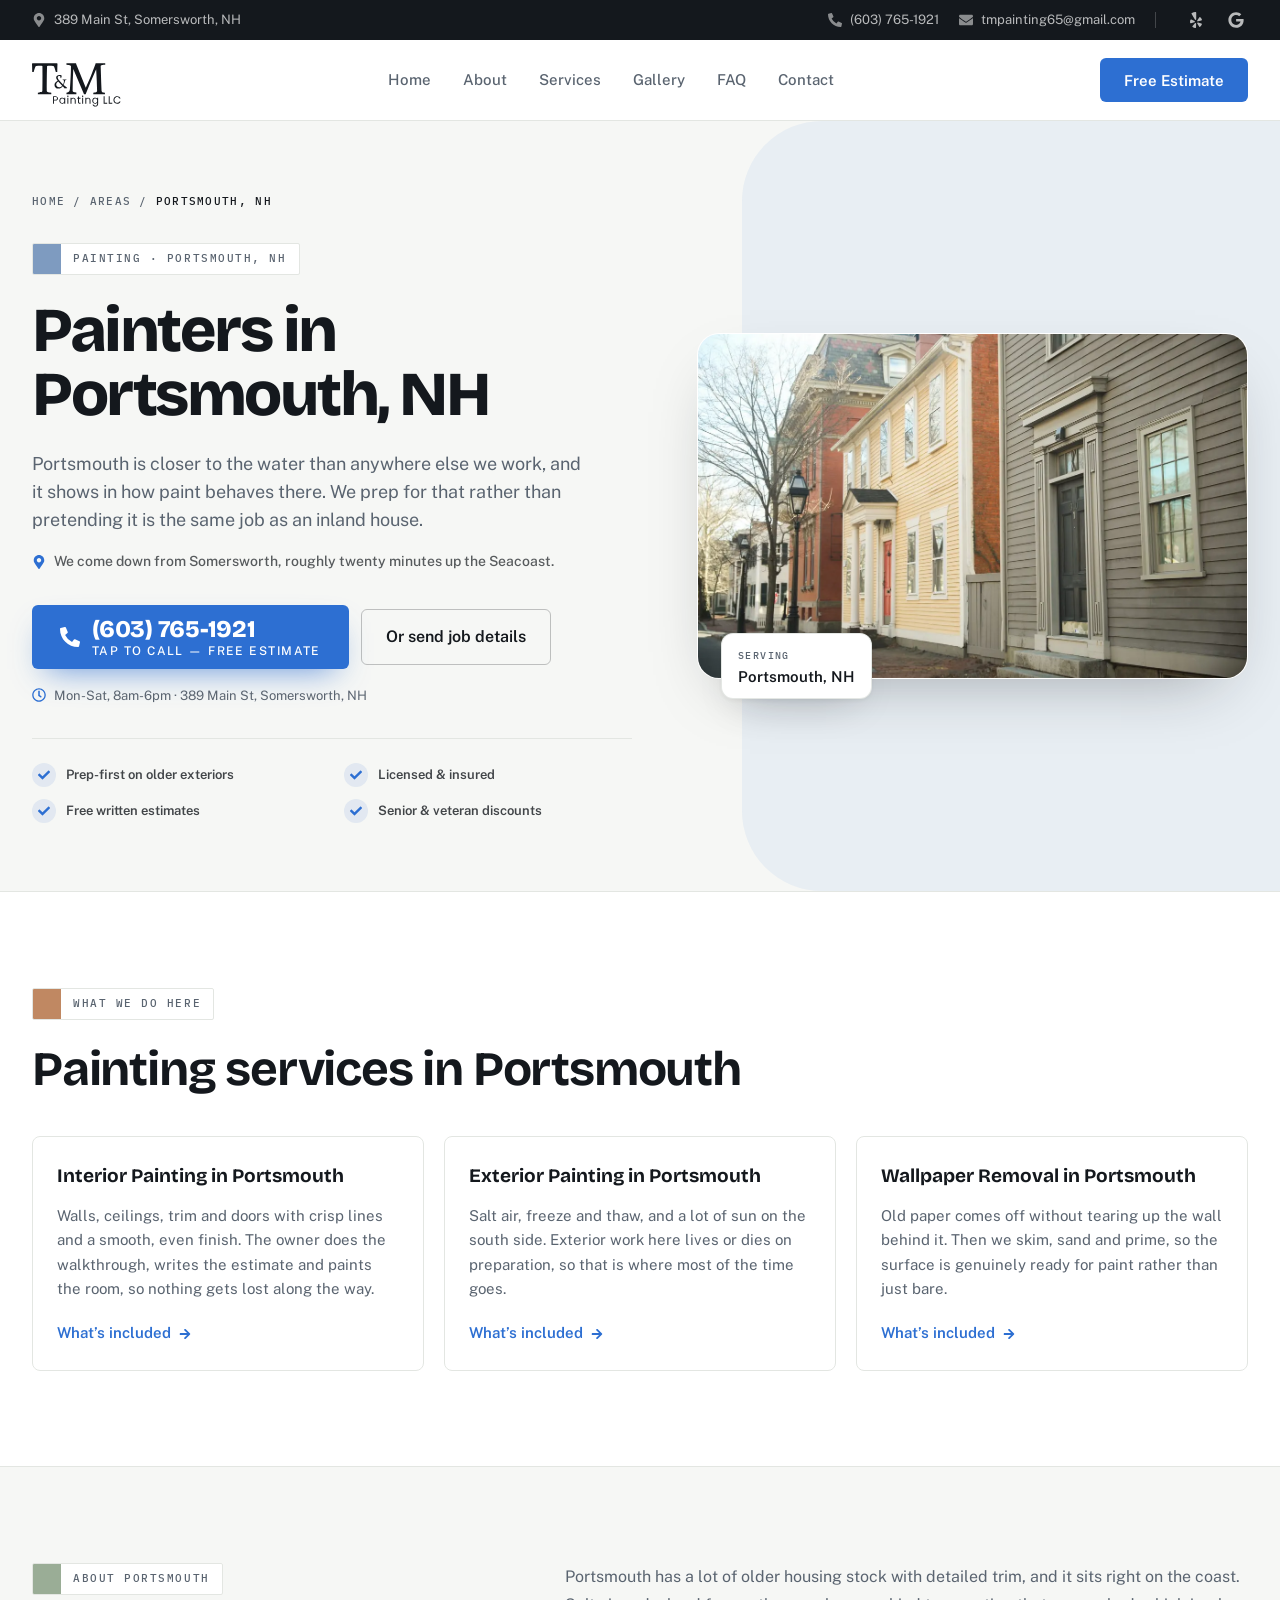
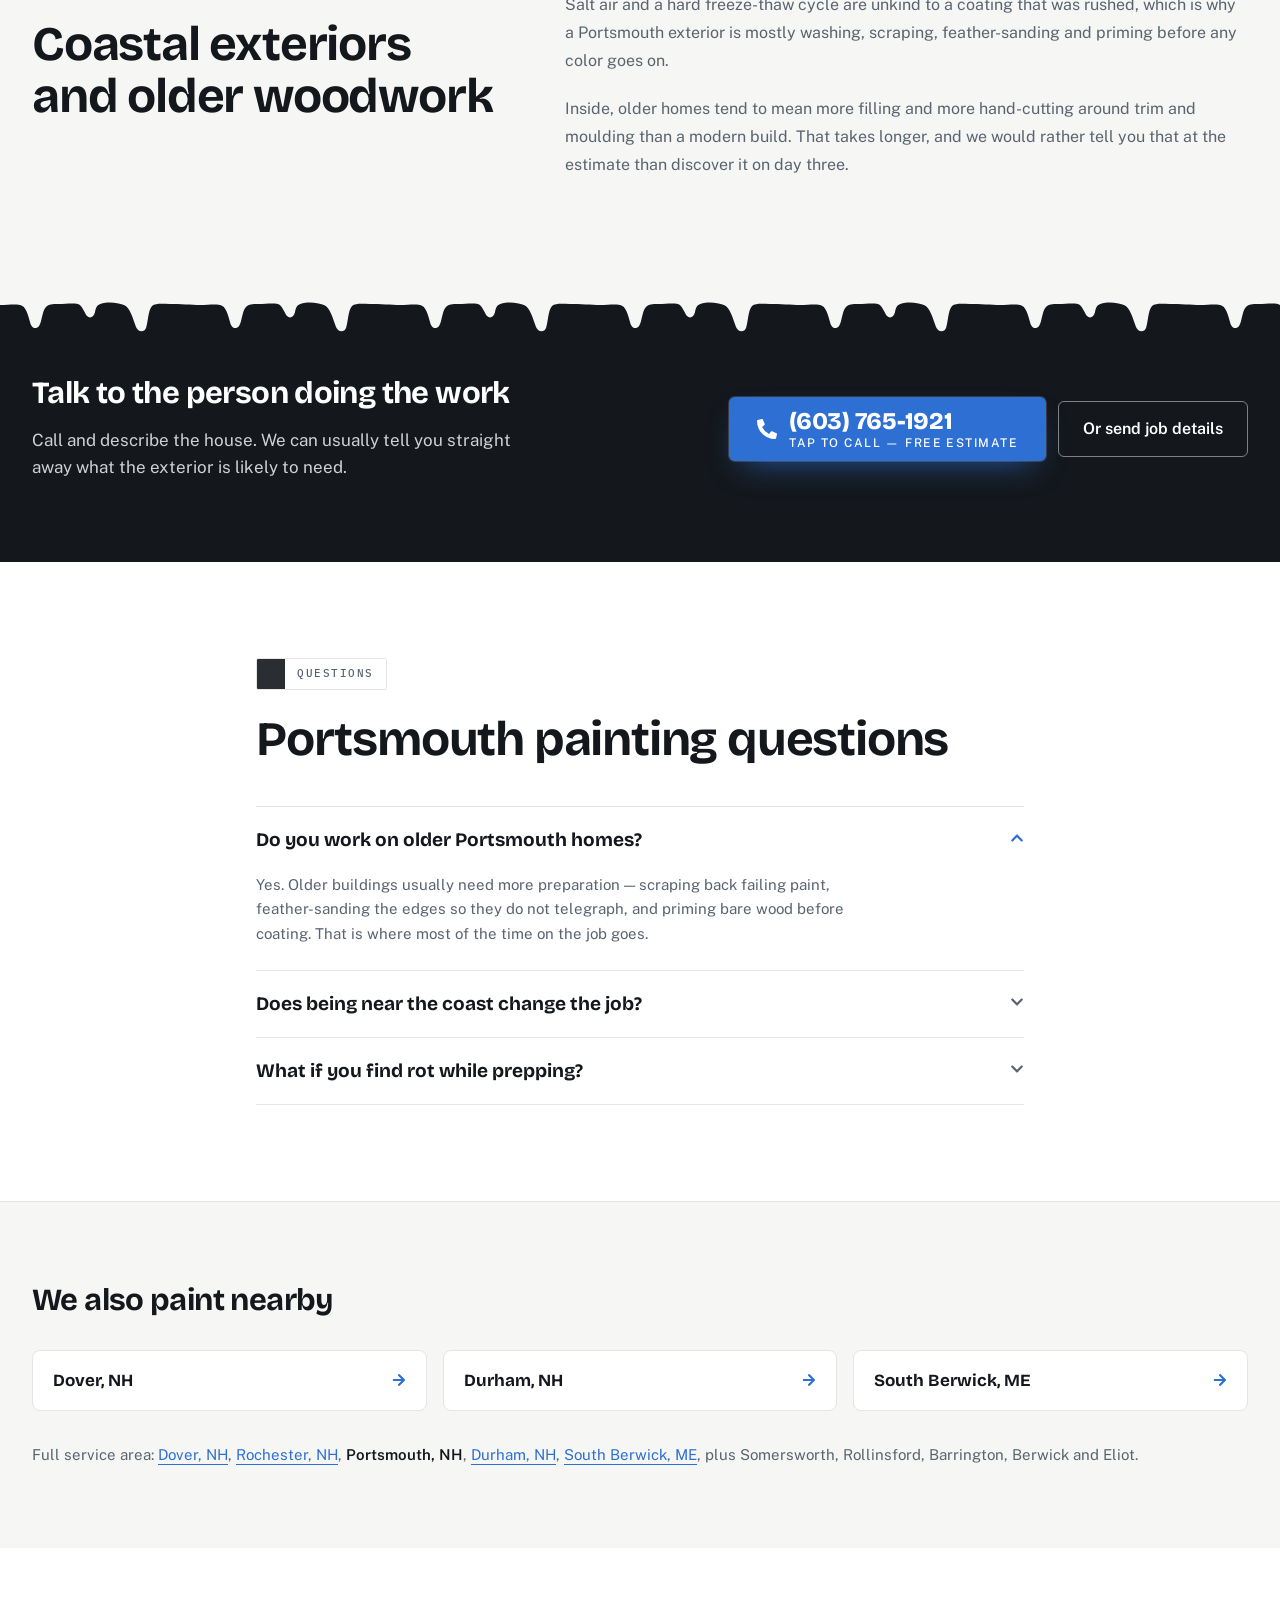
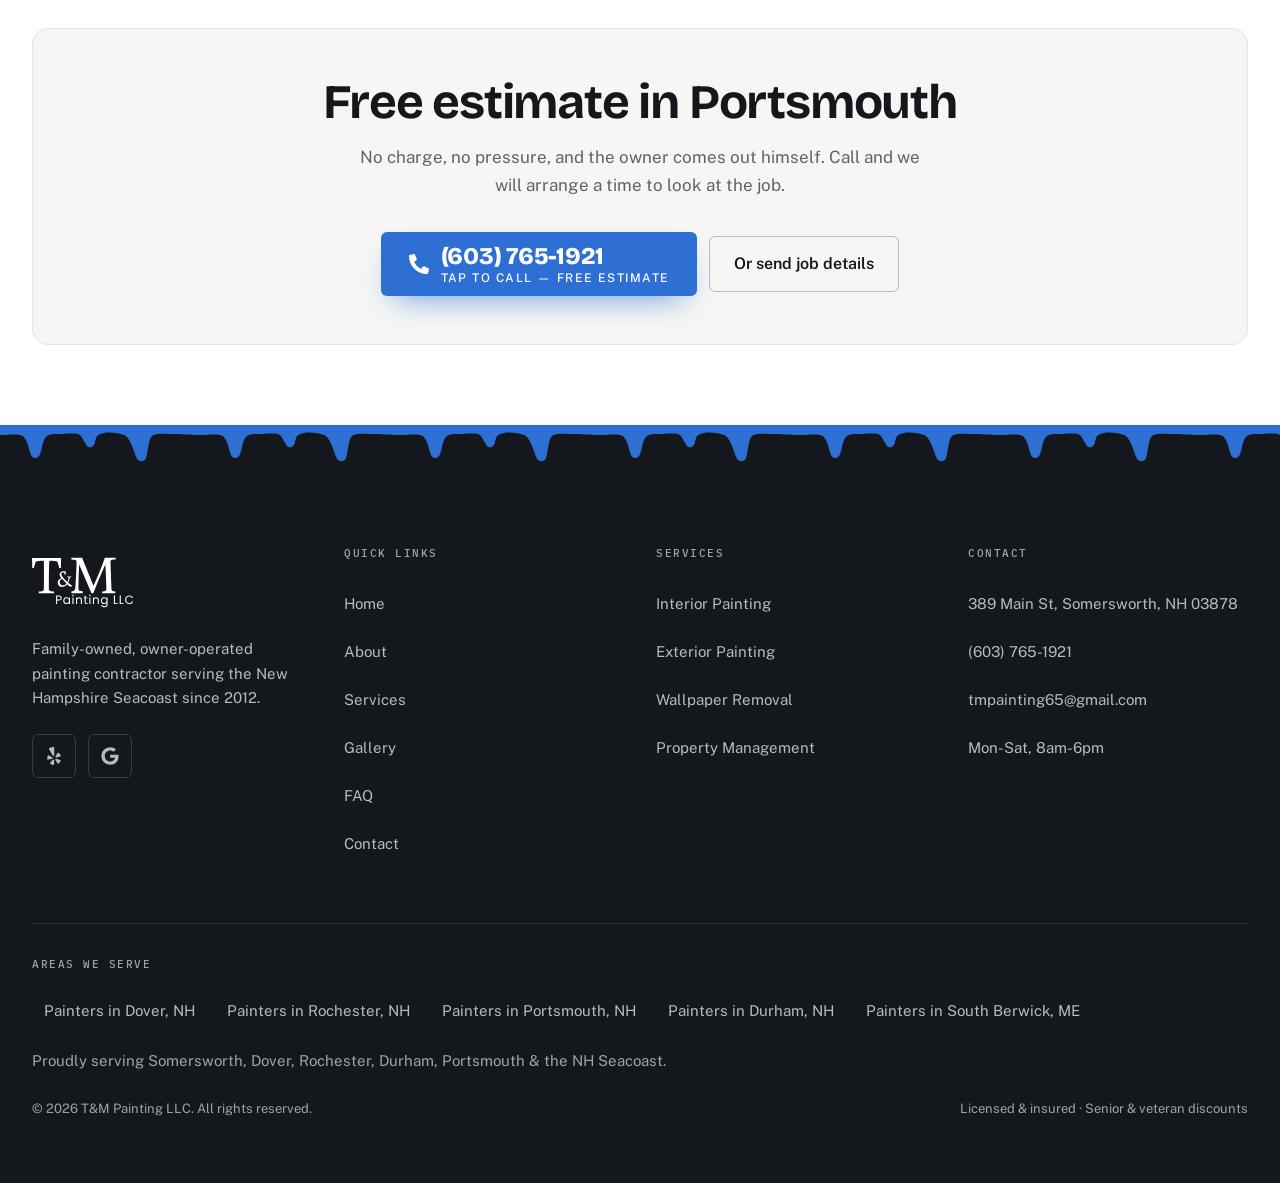
<file: painters/portsmouth-nh/index.html>
<!DOCTYPE html><html lang="en-US"><head><meta charSet="utf-8"/><meta http-equiv="x-ua-compatible" content="ie=edge"/><meta name="viewport" content="width=device-width, initial-scale=1, shrink-to-fit=no"/><meta name="generator" content="Gatsby 5.16.1"/><meta name="theme-color" content="#14181D"/><meta name="description" content="Painters in Portsmouth, NH. Careful prep on older woodwork, coatings that handle coastal weather. Owner-operated since 2012. Call (603) 765-1921." data-gatsby-head="true"/><meta name="robots" content="index,follow" data-gatsby-head="true"/><meta name="format-detection" content="telephone=no" data-gatsby-head="true"/><meta property="og:type" content="website" data-gatsby-head="true"/><meta property="og:site_name" content="T&amp;M Painting LLC" data-gatsby-head="true"/><meta property="og:title" content="Painters in Portsmouth, NH | House Painting | T&amp;M Painting" data-gatsby-head="true"/><meta property="og:description" content="Painters in Portsmouth, NH. Careful prep on older woodwork, coatings that handle coastal weather. Owner-operated since 2012. Call (603) 765-1921." data-gatsby-head="true"/><meta property="og:url" content="https://tandmpaintingllc.com/painters/portsmouth-nh/" data-gatsby-head="true"/><meta property="og:locale" content="en_US" data-gatsby-head="true"/><meta property="og:image" content="https://tandmpaintingllc.com/og-portsmouth-nh.jpg" data-gatsby-head="true"/><meta property="og:image:width" content="1200" data-gatsby-head="true"/><meta property="og:image:height" content="630" data-gatsby-head="true"/><meta property="og:image:alt" content="T&amp;M Painting LLC — Interior &amp; exterior painting for the NH Seacoast" data-gatsby-head="true"/><meta name="twitter:card" content="summary_large_image" data-gatsby-head="true"/><meta name="twitter:title" content="Painters in Portsmouth, NH | House Painting | T&amp;M Painting" data-gatsby-head="true"/><meta name="twitter:description" content="Painters in Portsmouth, NH. Careful prep on older woodwork, coatings that handle coastal weather. Owner-operated since 2012. Call (603) 765-1921." data-gatsby-head="true"/><meta name="twitter:image" content="https://tandmpaintingllc.com/og-portsmouth-nh.jpg" data-gatsby-head="true"/><meta name="twitter:image:alt" content="T&amp;M Painting LLC — Interior &amp; exterior painting for the NH Seacoast" data-gatsby-head="true"/><meta name="geo.region" content="US-NH" data-gatsby-head="true"/><meta name="geo.placename" content="Somersworth" data-gatsby-head="true"/><meta name="geo.position" content="43.2458412;-70.8527675" data-gatsby-head="true"/><style data-href="/styles.1beef4822a8ade3ed57e.css" data-identity="gatsby-global-css">*,:after,:before{--tw-border-spacing-x:0;--tw-border-spacing-y:0;--tw-translate-x:0;--tw-translate-y:0;--tw-rotate:0;--tw-skew-x:0;--tw-skew-y:0;--tw-scale-x:1;--tw-scale-y:1;--tw-pan-x: ;--tw-pan-y: ;--tw-pinch-zoom: ;--tw-scroll-snap-strictness:proximity;--tw-gradient-from-position: ;--tw-gradient-via-position: ;--tw-gradient-to-position: ;--tw-ordinal: ;--tw-slashed-zero: ;--tw-numeric-figure: ;--tw-numeric-spacing: ;--tw-numeric-fraction: ;--tw-ring-inset: ;--tw-ring-offset-width:0px;--tw-ring-offset-color:#fff;--tw-ring-color:rgba(59,130,246,.5);--tw-ring-offset-shadow:0 0 #0000;--tw-ring-shadow:0 0 #0000;--tw-shadow:0 0 #0000;--tw-shadow-colored:0 0 #0000;--tw-blur: ;--tw-brightness: ;--tw-contrast: ;--tw-grayscale: ;--tw-hue-rotate: ;--tw-invert: ;--tw-saturate: ;--tw-sepia: ;--tw-drop-shadow: ;--tw-backdrop-blur: ;--tw-backdrop-brightness: ;--tw-backdrop-contrast: ;--tw-backdrop-grayscale: ;--tw-backdrop-hue-rotate: ;--tw-backdrop-invert: ;--tw-backdrop-opacity: ;--tw-backdrop-saturate: ;--tw-backdrop-sepia: ;--tw-contain-size: ;--tw-contain-layout: ;--tw-contain-paint: ;--tw-contain-style: }::backdrop{--tw-border-spacing-x:0;--tw-border-spacing-y:0;--tw-translate-x:0;--tw-translate-y:0;--tw-rotate:0;--tw-skew-x:0;--tw-skew-y:0;--tw-scale-x:1;--tw-scale-y:1;--tw-pan-x: ;--tw-pan-y: ;--tw-pinch-zoom: ;--tw-scroll-snap-strictness:proximity;--tw-gradient-from-position: ;--tw-gradient-via-position: ;--tw-gradient-to-position: ;--tw-ordinal: ;--tw-slashed-zero: ;--tw-numeric-figure: ;--tw-numeric-spacing: ;--tw-numeric-fraction: ;--tw-ring-inset: ;--tw-ring-offset-width:0px;--tw-ring-offset-color:#fff;--tw-ring-color:rgba(59,130,246,.5);--tw-ring-offset-shadow:0 0 #0000;--tw-ring-shadow:0 0 #0000;--tw-shadow:0 0 #0000;--tw-shadow-colored:0 0 #0000;--tw-blur: ;--tw-brightness: ;--tw-contrast: ;--tw-grayscale: ;--tw-hue-rotate: ;--tw-invert: ;--tw-saturate: ;--tw-sepia: ;--tw-drop-shadow: ;--tw-backdrop-blur: ;--tw-backdrop-brightness: ;--tw-backdrop-contrast: ;--tw-backdrop-grayscale: ;--tw-backdrop-hue-rotate: ;--tw-backdrop-invert: ;--tw-backdrop-opacity: ;--tw-backdrop-saturate: ;--tw-backdrop-sepia: ;--tw-contain-size: ;--tw-contain-layout: ;--tw-contain-paint: ;--tw-contain-style: }/*
! tailwindcss v3.4.19 | MIT License | https://tailwindcss.com
*/*,:after,:before{border:0 solid #e5e7eb;box-sizing:border-box}:after,:before{--tw-content:""}:host,html{-webkit-text-size-adjust:100%;font-feature-settings:normal;-webkit-tap-highlight-color:transparent;font-family:Public Sans,ui-sans-serif,system-ui,sans-serif;font-variation-settings:normal;line-height:1.5;-moz-tab-size:4;-o-tab-size:4;tab-size:4}body{line-height:inherit;margin:0}hr{border-top-width:1px;color:inherit;height:0}abbr:where([title]){-webkit-text-decoration:underline dotted;text-decoration:underline dotted}h1,h2,h3,h4,h5,h6{font-size:inherit;font-weight:inherit}a{color:inherit;text-decoration:inherit}b,strong{font-weight:bolder}code,kbd,pre,samp{font-feature-settings:normal;font-family:IBM Plex Mono,ui-monospace,SFMono-Regular,monospace;font-size:1em;font-variation-settings:normal}small{font-size:80%}sub,sup{font-size:75%;line-height:0;position:relative;vertical-align:baseline}sub{bottom:-.25em}sup{top:-.5em}table{border-collapse:collapse;border-color:inherit;text-indent:0}button,input,optgroup,select,textarea{font-feature-settings:inherit;color:inherit;font-family:inherit;font-size:100%;font-variation-settings:inherit;font-weight:inherit;letter-spacing:inherit;line-height:inherit;margin:0;padding:0}button,select{text-transform:none}button,input:where([type=button]),input:where([type=reset]),input:where([type=submit]){-webkit-appearance:button;background-color:transparent;background-image:none}:-moz-focusring{outline:auto}:-moz-ui-invalid{box-shadow:none}progress{vertical-align:baseline}::-webkit-inner-spin-button,::-webkit-outer-spin-button{height:auto}[type=search]{-webkit-appearance:textfield;outline-offset:-2px}::-webkit-search-decoration{-webkit-appearance:none}::-webkit-file-upload-button{-webkit-appearance:button;font:inherit}summary{display:list-item}blockquote,dd,dl,figure,h1,h2,h3,h4,h5,h6,hr,p,pre{margin:0}fieldset{margin:0}fieldset,legend{padding:0}menu,ol,ul{list-style:none;margin:0;padding:0}dialog{padding:0}textarea{resize:vertical}input::-moz-placeholder,textarea::-moz-placeholder{color:#9ca3af;opacity:1}input::placeholder,textarea::placeholder{color:#9ca3af;opacity:1}[role=button],button{cursor:pointer}:disabled{cursor:default}audio,canvas,embed,iframe,img,object,svg,video{display:block;vertical-align:middle}img,video{height:auto;max-width:100%}[hidden]:where(:not([hidden=until-found])){display:none}@font-face{font-display:swap;font-family:Bricolage Grotesque;font-style:normal;font-weight:700;src:url(/fonts/bricolage-grotesque-latin-700-normal.woff2) format("woff2");unicode-range:u+00??,u+0131,u+0152-0153,u+02bb-02bc,u+02c6,u+02da,u+02dc,u+0304,u+0308,u+0329,u+2000-206f,u+20ac,u+2122,u+2191,u+2193,u+2212,u+2215,u+feff,u+fffd}@font-face{font-display:swap;font-family:Bricolage Grotesque;font-style:normal;font-weight:800;src:url(/fonts/bricolage-grotesque-latin-800-normal.woff2) format("woff2");unicode-range:u+00??,u+0131,u+0152-0153,u+02bb-02bc,u+02c6,u+02da,u+02dc,u+0304,u+0308,u+0329,u+2000-206f,u+20ac,u+2122,u+2191,u+2193,u+2212,u+2215,u+feff,u+fffd}@font-face{font-display:swap;font-family:Public Sans;font-style:normal;font-weight:400;src:url(/fonts/public-sans-latin-400-normal.woff2) format("woff2");unicode-range:u+00??,u+0131,u+0152-0153,u+02bb-02bc,u+02c6,u+02da,u+02dc,u+0304,u+0308,u+0329,u+2000-206f,u+20ac,u+2122,u+2191,u+2193,u+2212,u+2215,u+feff,u+fffd}@font-face{font-display:swap;font-family:Public Sans;font-style:normal;font-weight:500;src:url(/fonts/public-sans-latin-500-normal.woff2) format("woff2");unicode-range:u+00??,u+0131,u+0152-0153,u+02bb-02bc,u+02c6,u+02da,u+02dc,u+0304,u+0308,u+0329,u+2000-206f,u+20ac,u+2122,u+2191,u+2193,u+2212,u+2215,u+feff,u+fffd}@font-face{font-display:swap;font-family:Public Sans;font-style:normal;font-weight:600;src:url(/fonts/public-sans-latin-600-normal.woff2) format("woff2");unicode-range:u+00??,u+0131,u+0152-0153,u+02bb-02bc,u+02c6,u+02da,u+02dc,u+0304,u+0308,u+0329,u+2000-206f,u+20ac,u+2122,u+2191,u+2193,u+2212,u+2215,u+feff,u+fffd}@font-face{font-display:swap;font-family:IBM Plex Mono;font-style:normal;font-weight:500;src:url(/fonts/ibm-plex-mono-latin-500-normal.woff2) format("woff2");unicode-range:u+00??,u+0131,u+0152-0153,u+02bb-02bc,u+02c6,u+02da,u+02dc,u+0304,u+0308,u+0329,u+2000-206f,u+20ac,u+2122,u+2191,u+2193,u+2212,u+2215,u+feff,u+fffd}:root{--topbar-h:0px;--header-h:73px;--chrome-h:calc(var(--topbar-h) + var(--header-h))}@media (min-width:1024px){:root{--topbar-h:40px;--header-h:81px}}html{-webkit-text-size-adjust:100%;scroll-behavior:smooth}body{--tw-bg-opacity:1;--tw-text-opacity:1;-webkit-font-smoothing:antialiased;-moz-osx-font-smoothing:grayscale;background-color:rgb(246 247 245/var(--tw-bg-opacity,1));color:rgb(20 24 29/var(--tw-text-opacity,1));font-family:Public Sans,ui-sans-serif,system-ui,sans-serif;font-size:16px;font-weight:400;line-height:1.625;text-rendering:optimizeLegibility}@media (min-width:768px){body{font-size:17px}}h1,h2,h3{--tw-text-opacity:1;color:rgb(20 24 29/var(--tw-text-opacity,1));font-family:Bricolage Grotesque,ui-sans-serif,system-ui,sans-serif}div[id],section[id]{scroll-margin-top:88px}@media (min-width:1024px){div[id],section[id]{scroll-margin-top:80px}}:focus-visible{border-radius:2px;outline:2px solid #2d6fd2;outline-offset:2px}::-moz-selection{background:#2d6fd2;color:#fff}::selection{background:#2d6fd2;color:#fff}.container{width:100%}@media (min-width:640px){.container{max-width:640px}}@media (min-width:768px){.container{max-width:768px}}@media (min-width:1024px){.container{max-width:1024px}}@media (min-width:1280px){.container{max-width:1280px}}@media (min-width:1536px){.container{max-width:1536px}}.shell{margin-left:auto;margin-right:auto;max-width:1280px;padding-left:1.25rem;padding-right:1.25rem;width:100%}@media (min-width:640px){.shell{padding-left:1.5rem;padding-right:1.5rem}}@media (min-width:1024px){.shell{padding-left:2rem;padding-right:2rem}}.main-offset{padding-top:var(--chrome-h)}.btn,.btn-primary{align-items:center;border-radius:.375rem;display:inline-flex;font-size:15px;font-weight:600;gap:.5rem;justify-content:center;line-height:1;min-height:44px;padding-left:1.5rem;padding-right:1.5rem;transition-duration:.2s;transition-property:color,background-color,border-color,text-decoration-color,fill,stroke;transition-timing-function:cubic-bezier(.4,0,.2,1)}.btn-primary{--tw-bg-opacity:1;--tw-text-opacity:1;background-color:rgb(45 111 210/var(--tw-bg-opacity,1));color:rgb(255 255 255/var(--tw-text-opacity,1))}.btn-primary:hover{--tw-bg-opacity:1;background-color:rgb(31 85 168/var(--tw-bg-opacity,1))}.btn-ghost-light{--tw-text-opacity:1;align-items:center;border-color:hsla(0,0%,100%,.45);border-radius:.375rem;border-width:1px;color:rgb(255 255 255/var(--tw-text-opacity,1));display:inline-flex;font-size:15px;font-weight:600;gap:.5rem;justify-content:center;line-height:1;min-height:44px;padding-left:1.5rem;padding-right:1.5rem;transition-duration:.2s;transition-property:color,background-color,border-color,text-decoration-color,fill,stroke;transition-timing-function:cubic-bezier(.4,0,.2,1)}.btn-ghost-light:hover{--tw-border-opacity:1;background-color:hsla(0,0%,100%,.1);border-color:rgb(255 255 255/var(--tw-border-opacity,1))}.btn-outline-ink{--tw-text-opacity:1;align-items:center;border-color:rgba(20,24,29,.25);border-radius:.375rem;border-width:1px;color:rgb(20 24 29/var(--tw-text-opacity,1));display:inline-flex;font-size:15px;font-weight:600;gap:.5rem;justify-content:center;line-height:1;min-height:44px;padding-left:1.5rem;padding-right:1.5rem;transition-duration:.2s;transition-property:color,background-color,border-color,text-decoration-color,fill,stroke;transition-timing-function:cubic-bezier(.4,0,.2,1)}.btn-outline-ink:hover{--tw-border-opacity:1;background-color:rgba(20,24,29,.04);border-color:rgb(20 24 29/var(--tw-border-opacity,1))}.eyebrow-label{font-family:IBM Plex Mono,ui-monospace,SFMono-Regular,monospace;font-size:11px;font-weight:500;letter-spacing:.14em;text-transform:uppercase}.link-tape{--tw-text-opacity:1;color:rgb(45 111 210/var(--tw-text-opacity,1));text-decoration-line:underline;text-underline-offset:4px;transition-duration:.15s;transition-property:color,background-color,border-color,text-decoration-color,fill,stroke;transition-timing-function:cubic-bezier(.4,0,.2,1)}.link-tape:hover{--tw-text-opacity:1;color:rgb(31 85 168/var(--tw-text-opacity,1))}.sr-only{clip:rect(0,0,0,0);border-width:0;height:1px;margin:-1px;overflow:hidden;padding:0;position:absolute;white-space:nowrap;width:1px}.pointer-events-none{pointer-events:none}.visible{visibility:visible}.invisible{visibility:hidden}.static{position:static}.fixed{position:fixed}.absolute{position:absolute}.relative{position:relative}.sticky{position:sticky}.inset-0{inset:0}.inset-x-0{left:0;right:0}.inset-x-3{left:.75rem;right:.75rem}.inset-x-\[-5\%\]{left:-5%;right:-5%}.inset-y-0{bottom:0;top:0}.-bottom-1{bottom:-.25rem}.-bottom-4{bottom:-1rem}.-bottom-5{bottom:-1.25rem}.-left-2{left:-.5rem}.-left-24{left:-6rem}.-right-20{right:-5rem}.-top-2{top:-.5rem}.-top-20{top:-5rem}.bottom-0{bottom:0}.bottom-1\.5{bottom:.375rem}.bottom-\[-18px\]{bottom:-18px}.left-0{left:0}.left-5{left:1.25rem}.left-6{left:1.5rem}.left-\[-3\%\]{left:-3%}.right-0{right:0}.right-5{right:1.25rem}.top-0{top:0}.top-0\.5{top:.125rem}.top-44{top:11rem}.top-5{top:1.25rem}.top-\[-1\%\]{top:-1%}.top-\[13px\]{top:13px}.top-\[7px\]{top:7px}.isolate{isolation:isolate}.-z-10{z-index:-10}.-z-20{z-index:-20}.z-10{z-index:10}.z-40{z-index:40}.z-50{z-index:50}.z-\[60\]{z-index:60}.z-\[70\]{z-index:70}.-m-2{margin:-.5rem}.mx-auto{margin-left:auto;margin-right:auto}.-mr-2{margin-right:-.5rem}.mb-14{margin-bottom:3.5rem}.mb-2{margin-bottom:.5rem}.mb-5{margin-bottom:1.25rem}.mb-7{margin-bottom:1.75rem}.ml-0\.5{margin-left:.125rem}.mt-0\.5{margin-top:.125rem}.mt-1{margin-top:.25rem}.mt-1\.5{margin-top:.375rem}.mt-10{margin-top:2.5rem}.mt-12{margin-top:3rem}.mt-14{margin-top:3.5rem}.mt-2{margin-top:.5rem}.mt-3{margin-top:.75rem}.mt-4{margin-top:1rem}.mt-5{margin-top:1.25rem}.mt-6{margin-top:1.5rem}.mt-7{margin-top:1.75rem}.mt-8{margin-top:2rem}.mt-9{margin-top:2.25rem}.mt-auto{margin-top:auto}.block{display:block}.inline-block{display:inline-block}.flex{display:flex}.inline-flex{display:inline-flex}.grid{display:grid}.hidden{display:none}.h-0\.5{height:.125rem}.h-1\.5{height:.375rem}.h-10{height:2.5rem}.h-11{height:2.75rem}.h-12{height:3rem}.h-16{height:4rem}.h-2\.5{height:.625rem}.h-3{height:.75rem}.h-3\.5{height:.875rem}.h-4{height:1rem}.h-5{height:1.25rem}.h-6{height:1.5rem}.h-64{height:16rem}.h-9{height:2.25rem}.h-\[100dvh\]{height:100dvh}.h-\[18px\]{height:18px}.h-\[19px\]{height:19px}.h-\[72px\]{height:72px}.h-\[76px\]{height:76px}.h-\[95\%\]{height:95%}.h-full{height:100%}.max-h-0{max-height:0}.max-h-10{max-height:2.5rem}.min-h-\[26px\]{min-height:26px}.min-h-\[44px\]{min-height:44px}.min-h-\[460px\]{min-height:460px}.min-h-\[48px\]{min-height:48px}.min-h-\[52px\]{min-height:52px}.min-h-\[54px\]{min-height:54px}.min-h-\[56px\]{min-height:56px}.min-h-\[64px\]{min-height:64px}.min-h-\[68px\]{min-height:68px}.min-h-screen{min-height:100vh}.w-1\/2{width:50%}.w-10{width:2.5rem}.w-11{width:2.75rem}.w-12{width:3rem}.w-16{width:4rem}.w-2\.5{width:.625rem}.w-3{width:.75rem}.w-3\.5{width:.875rem}.w-4{width:1rem}.w-5{width:1.25rem}.w-6{width:1.5rem}.w-64{width:16rem}.w-9{width:2.25rem}.w-\[104\%\]{width:104%}.w-\[106\%\]{width:106%}.w-\[110\%\]{width:110%}.w-\[18px\]{width:18px}.w-\[19px\]{width:19px}.w-\[42\%\]{width:42%}.w-\[min\(88vw\2c 360px\)\]{width:min(88vw,360px)}.w-auto{width:auto}.w-fit{width:-moz-fit-content;width:fit-content}.w-full{width:100%}.w-px{width:1px}.min-w-0{min-width:0}.max-w-2xl{max-width:42rem}.max-w-3xl{max-width:48rem}.max-w-\[20ch\]{max-width:20ch}.max-w-\[500px\]{max-width:500px}.max-w-\[520px\]{max-width:520px}.max-w-\[560px\]{max-width:560px}.max-w-\[570px\]{max-width:570px}.max-w-\[600px\]{max-width:600px}.max-w-\[650px\]{max-width:650px}.max-w-\[720px\]{max-width:720px}.max-w-lg{max-width:32rem}.max-w-md{max-width:28rem}.max-w-xl{max-width:36rem}.max-w-xs{max-width:20rem}.flex-1{flex:1 1 0%}.shrink-0{flex-shrink:0}.origin-left{transform-origin:left}.translate-x-0{--tw-translate-x:0px}.translate-x-0,.translate-x-4{transform:translate(var(--tw-translate-x),var(--tw-translate-y)) rotate(var(--tw-rotate)) skewX(var(--tw-skew-x)) skewY(var(--tw-skew-y)) scaleX(var(--tw-scale-x)) scaleY(var(--tw-scale-y))}.translate-x-4{--tw-translate-x:1rem}.translate-x-full{--tw-translate-x:100%}.translate-x-full,.translate-y-0{transform:translate(var(--tw-translate-x),var(--tw-translate-y)) rotate(var(--tw-rotate)) skewX(var(--tw-skew-x)) skewY(var(--tw-skew-y)) scaleX(var(--tw-scale-x)) scaleY(var(--tw-scale-y))}.translate-y-0{--tw-translate-y:0px}.translate-y-2{--tw-translate-y:0.5rem}.-rotate-2,.translate-y-2{transform:translate(var(--tw-translate-x),var(--tw-translate-y)) rotate(var(--tw-rotate)) skewX(var(--tw-skew-x)) skewY(var(--tw-skew-y)) scaleX(var(--tw-scale-x)) scaleY(var(--tw-scale-y))}.-rotate-2{--tw-rotate:-2deg}.-rotate-45{--tw-rotate:-45deg}.-rotate-45,.-rotate-\[1\.4deg\]{transform:translate(var(--tw-translate-x),var(--tw-translate-y)) rotate(var(--tw-rotate)) skewX(var(--tw-skew-x)) skewY(var(--tw-skew-y)) scaleX(var(--tw-scale-x)) scaleY(var(--tw-scale-y))}.-rotate-\[1\.4deg\]{--tw-rotate:-1.4deg}.rotate-0{--tw-rotate:0deg}.rotate-0,.rotate-180{transform:translate(var(--tw-translate-x),var(--tw-translate-y)) rotate(var(--tw-rotate)) skewX(var(--tw-skew-x)) skewY(var(--tw-skew-y)) scaleX(var(--tw-scale-x)) scaleY(var(--tw-scale-y))}.rotate-180{--tw-rotate:180deg}.rotate-45{--tw-rotate:45deg}.rotate-45,.scale-x-0{transform:translate(var(--tw-translate-x),var(--tw-translate-y)) rotate(var(--tw-rotate)) skewX(var(--tw-skew-x)) skewY(var(--tw-skew-y)) scaleX(var(--tw-scale-x)) scaleY(var(--tw-scale-y))}.scale-x-0{--tw-scale-x:0}.scale-x-100{--tw-scale-x:1;transform:translate(var(--tw-translate-x),var(--tw-translate-y)) rotate(var(--tw-rotate)) skewX(var(--tw-skew-x)) skewY(var(--tw-skew-y)) scaleX(var(--tw-scale-x)) scaleY(var(--tw-scale-y))}.resize-y{resize:vertical}.appearance-none{-webkit-appearance:none;-moz-appearance:none;appearance:none}.break-inside-avoid{-moz-column-break-inside:avoid;break-inside:avoid}.grid-cols-1{grid-template-columns:repeat(1,minmax(0,1fr))}.grid-cols-2{grid-template-columns:repeat(2,minmax(0,1fr))}.grid-rows-\[0fr\]{grid-template-rows:0fr}.grid-rows-\[1fr\]{grid-template-rows:1fr}.flex-col{flex-direction:column}.flex-wrap{flex-wrap:wrap}.items-start{align-items:flex-start}.items-end{align-items:flex-end}.items-center{align-items:center}.items-stretch{align-items:stretch}.justify-center{justify-content:center}.justify-between{justify-content:space-between}.gap-1{gap:.25rem}.gap-1\.5{gap:.375rem}.gap-10{gap:2.5rem}.gap-12{gap:3rem}.gap-14{gap:3.5rem}.gap-2{gap:.5rem}.gap-2\.5{gap:.625rem}.gap-3{gap:.75rem}.gap-4{gap:1rem}.gap-5{gap:1.25rem}.gap-6{gap:1.5rem}.gap-8{gap:2rem}.gap-x-2{-moz-column-gap:.5rem;column-gap:.5rem}.gap-x-6{-moz-column-gap:1.5rem;column-gap:1.5rem}.gap-x-8{-moz-column-gap:2rem;column-gap:2rem}.gap-y-1{row-gap:.25rem}.gap-y-3{row-gap:.75rem}.gap-y-4{row-gap:1rem}.gap-y-5{row-gap:1.25rem}.gap-y-6{row-gap:1.5rem}.space-y-1>:not([hidden])~:not([hidden]){--tw-space-y-reverse:0;margin-bottom:calc(.25rem*var(--tw-space-y-reverse));margin-top:calc(.25rem*(1 - var(--tw-space-y-reverse)))}.space-y-5>:not([hidden])~:not([hidden]){--tw-space-y-reverse:0;margin-bottom:calc(1.25rem*var(--tw-space-y-reverse));margin-top:calc(1.25rem*(1 - var(--tw-space-y-reverse)))}.divide-y>:not([hidden])~:not([hidden]){--tw-divide-y-reverse:0;border-bottom-width:calc(1px*var(--tw-divide-y-reverse));border-top-width:calc(1px*(1 - var(--tw-divide-y-reverse)))}.divide-mist>:not([hidden])~:not([hidden]){--tw-divide-opacity:1;border-color:rgb(227 230 226/var(--tw-divide-opacity,1))}.self-start{align-self:flex-start}.overflow-hidden{overflow:hidden}.overflow-visible{overflow:visible}.overflow-y-auto{overflow-y:auto}.whitespace-nowrap{white-space:nowrap}.break-words{overflow-wrap:break-word}.break-all{word-break:break-all}.rounded-2xl{border-radius:1rem}.rounded-\[22px\]{border-radius:22px}.rounded-\[26px\]{border-radius:26px}.rounded-\[28px\]{border-radius:28px}.rounded-full{border-radius:9999px}.rounded-lg{border-radius:.5rem}.rounded-md{border-radius:.375rem}.rounded-sm{border-radius:.125rem}.rounded-xl{border-radius:.75rem}.rounded-l-\[5rem\]{border-bottom-left-radius:5rem;border-top-left-radius:5rem}.border{border-width:1px}.border-2{border-width:2px}.border-\[42px\]{border-width:42px}.border-y{border-top-width:1px}.border-b,.border-y{border-bottom-width:1px}.border-t{border-top-width:1px}.border-ink\/25{border-color:rgba(20,24,29,.25)}.border-mist{--tw-border-opacity:1;border-color:rgb(227 230 226/var(--tw-border-opacity,1))}.border-mist\/70{border-color:hsla(105,7%,89%,.7)}.border-mist\/90{border-color:hsla(105,7%,89%,.9)}.border-red-500{--tw-border-opacity:1;border-color:rgb(239 68 68/var(--tw-border-opacity,1))}.border-tape{--tw-border-opacity:1;border-color:rgb(45 111 210/var(--tw-border-opacity,1))}.border-tape\/15{border-color:rgba(45,111,210,.15)}.border-tape\/\[0\.035\]{border-color:rgba(45,111,210,.035)}.border-white\/10{border-color:hsla(0,0%,100%,.1)}.border-white\/15{border-color:hsla(0,0%,100%,.15)}.border-white\/25{border-color:hsla(0,0%,100%,.25)}.border-white\/30{border-color:hsla(0,0%,100%,.3)}.border-white\/35{border-color:hsla(0,0%,100%,.35)}.border-white\/45{border-color:hsla(0,0%,100%,.45)}.border-white\/80{border-color:hsla(0,0%,100%,.8)}.bg-\[\#4285F4\]\/10{background-color:rgba(66,133,244,.1)}.bg-chip-clay{--tw-bg-opacity:1;background-color:rgb(192 136 98/var(--tw-bg-opacity,1))}.bg-chip-dusty{--tw-bg-opacity:1;background-color:rgb(126 155 192/var(--tw-bg-opacity,1))}.bg-chip-offblack{--tw-bg-opacity:1;background-color:rgb(42 46 51/var(--tw-bg-opacity,1))}.bg-chip-sage{--tw-bg-opacity:1;background-color:rgb(154 173 150/var(--tw-bg-opacity,1))}.bg-current{background-color:currentColor}.bg-ink{--tw-bg-opacity:1;background-color:rgb(20 24 29/var(--tw-bg-opacity,1))}.bg-ink\/20{background-color:rgba(20,24,29,.2)}.bg-ink\/40{background-color:rgba(20,24,29,.4)}.bg-ink\/75{background-color:rgba(20,24,29,.75)}.bg-ink\/80{background-color:rgba(20,24,29,.8)}.bg-primer{--tw-bg-opacity:1;background-color:rgb(246 247 245/var(--tw-bg-opacity,1))}.bg-red-50{--tw-bg-opacity:1;background-color:rgb(254 242 242/var(--tw-bg-opacity,1))}.bg-tape{--tw-bg-opacity:1;background-color:rgb(45 111 210/var(--tw-bg-opacity,1))}.bg-tape\/10{background-color:rgba(45,111,210,.1)}.bg-tape\/20{background-color:rgba(45,111,210,.2)}.bg-tape\/\[0\.055\]{background-color:rgba(45,111,210,.055)}.bg-tape\/\[0\.07\]{background-color:rgba(45,111,210,.07)}.bg-white{--tw-bg-opacity:1;background-color:rgb(255 255 255/var(--tw-bg-opacity,1))}.bg-white\/10{background-color:hsla(0,0%,100%,.1)}.bg-white\/20{background-color:hsla(0,0%,100%,.2)}.bg-white\/95{background-color:hsla(0,0%,100%,.95)}.bg-\[url\(\'data\:image\/svg\+xml\;charset\=utf-8\2c \%3Csvg\%20xmlns\%3D\%22http\%3A\/\/www\.w3\.org\/2000\/svg\%22\%20viewBox\%3D\%220\%200\%2016\%2016\%22\%20fill\%3D\%22\%235A6470\%22\%3E\%3Cpath\%20d\%3D\%22M4\.5\%206\.5L8\%2010l3\.5-3\.5z\%22\/\%3E\%3C\/svg\%3E\'\)\]{background-image:url("data:image/svg+xml;charset=utf-8,%3Csvg xmlns='http://www.w3.org/2000/svg' fill='%235A6470' viewBox='0 0 16 16'%3E%3Cpath d='M4.5 6.5 8 10l3.5-3.5z'/%3E%3C/svg%3E")}.bg-\[length\:20px_20px\]{background-size:20px 20px}.bg-\[right_14px_center\]{background-position:right 14px center}.bg-no-repeat{background-repeat:no-repeat}.p-2{padding:.5rem}.p-6{padding:1.5rem}.p-7{padding:1.75rem}.px-2{padding-left:.5rem;padding-right:.5rem}.px-2\.5{padding-left:.625rem;padding-right:.625rem}.px-3{padding-left:.75rem;padding-right:.75rem}.px-3\.5{padding-left:.875rem;padding-right:.875rem}.px-4{padding-left:1rem;padding-right:1rem}.px-5{padding-left:1.25rem;padding-right:1.25rem}.px-6{padding-left:1.5rem;padding-right:1.5rem}.px-7{padding-left:1.75rem;padding-right:1.75rem}.px-8{padding-left:2rem;padding-right:2rem}.py-1{padding-bottom:.25rem;padding-top:.25rem}.py-1\.5{padding-bottom:.375rem;padding-top:.375rem}.py-12{padding-bottom:3rem;padding-top:3rem}.py-14{padding-bottom:3.5rem;padding-top:3.5rem}.py-16{padding-bottom:4rem;padding-top:4rem}.py-2{padding-bottom:.5rem;padding-top:.5rem}.py-20{padding-bottom:5rem;padding-top:5rem}.py-3{padding-bottom:.75rem;padding-top:.75rem}.py-3\.5{padding-bottom:.875rem;padding-top:.875rem}.py-4{padding-bottom:1rem;padding-top:1rem}.py-5{padding-bottom:1.25rem;padding-top:1.25rem}.py-6{padding-bottom:1.5rem;padding-top:1.5rem}.py-7{padding-bottom:1.75rem;padding-top:1.75rem}.py-8{padding-bottom:2rem;padding-top:2rem}.pb-1\.5{padding-bottom:.375rem}.pb-6{padding-bottom:1.5rem}.pb-9{padding-bottom:2.25rem}.pb-\[calc\(0\.5rem\+env\(safe-area-inset-bottom\)\)\]{padding-bottom:calc(.5rem + env(safe-area-inset-bottom))}.pb-\[calc\(5\.5rem\+env\(safe-area-inset-bottom\)\)\]{padding-bottom:calc(5.5rem + env(safe-area-inset-bottom))}.pb-\[max\(20px\2c env\(safe-area-inset-bottom\)\)\]{padding-bottom:max(20px,env(safe-area-inset-bottom))}.pr-1{padding-right:.25rem}.pr-10{padding-right:2.5rem}.pr-11{padding-right:2.75rem}.pt-10{padding-top:2.5rem}.pt-16{padding-top:4rem}.pt-5{padding-top:1.25rem}.pt-6{padding-top:1.5rem}.pt-8{padding-top:2rem}.text-left{text-align:left}.text-center{text-align:center}.align-middle{vertical-align:middle}.font-display{font-family:Bricolage Grotesque,ui-sans-serif,system-ui,sans-serif}.font-mono{font-family:IBM Plex Mono,ui-monospace,SFMono-Regular,monospace}.text-2xl{font-size:1.5rem;line-height:2rem}.text-4xl{font-size:2.25rem;line-height:2.5rem}.text-\[10px\]{font-size:10px}.text-\[11px\]{font-size:11px}.text-\[12px\]{font-size:12px}.text-\[13px\]{font-size:13px}.text-\[14px\]{font-size:14px}.text-\[15px\]{font-size:15px}.text-\[16px\]{font-size:16px}.text-\[17px\]{font-size:17px}.text-\[19px\]{font-size:19px}.text-\[22px\]{font-size:22px}.text-\[88px\]{font-size:88px}.text-\[clamp\(2\.35rem\2c 4\.4vw\2c 3\.6rem\)\]{font-size:clamp(2.35rem,4.4vw,3.6rem)}.text-\[clamp\(2\.5rem\2c 5vw\2c 3\.9rem\)\]{font-size:clamp(2.5rem,5vw,3.9rem)}.text-\[clamp\(3rem\2c 6\.1vw\2c 5\.15rem\)\]{font-size:clamp(3rem,6.1vw,5.15rem)}.text-base{font-size:1rem;line-height:1.5rem}.text-display-lg{font-size:clamp(2rem,4vw,3rem);letter-spacing:-.025em;line-height:1.08}.text-display-md{font-size:clamp(1.5rem,2.4vw,2rem);letter-spacing:-.02em;line-height:1.15}.text-sm{font-size:.875rem;line-height:1.25rem}.text-xl{font-size:1.25rem;line-height:1.75rem}.text-xs{font-size:.75rem;line-height:1rem}.font-bold{font-weight:700}.font-extrabold{font-weight:800}.font-medium{font-weight:500}.font-normal{font-weight:400}.font-semibold{font-weight:600}.uppercase{text-transform:uppercase}.not-italic{font-style:normal}.leading-\[0\.8\]{line-height:.8}.leading-\[0\.95\]{line-height:.95}.leading-\[1\.02\]{line-height:1.02}.leading-\[1\.75\]{line-height:1.75}.leading-\[1\.7\]{line-height:1.7}.leading-none{line-height:1}.leading-relaxed{line-height:1.625}.leading-snug{line-height:1.375}.tracking-\[-0\.01em\]{letter-spacing:-.01em}.tracking-\[-0\.02em\]{letter-spacing:-.02em}.tracking-\[-0\.035em\]{letter-spacing:-.035em}.tracking-\[-0\.03em\]{letter-spacing:-.03em}.tracking-\[-0\.045em\]{letter-spacing:-.045em}.tracking-\[-0\.04em\]{letter-spacing:-.04em}.tracking-\[-0\.07em\]{letter-spacing:-.07em}.tracking-\[0\.12em\]{letter-spacing:.12em}.tracking-\[0\.13em\]{letter-spacing:.13em}.tracking-\[0\.14em\]{letter-spacing:.14em}.tracking-\[0\.16em\]{letter-spacing:.16em}.tracking-\[0\.1em\]{letter-spacing:.1em}.text-\[\#4285F4\]{--tw-text-opacity:1;color:rgb(66 133 244/var(--tw-text-opacity,1))}.text-\[\#E8A33D\]{--tw-text-opacity:1;color:rgb(232 163 61/var(--tw-text-opacity,1))}.text-\[\#F3B34C\]{--tw-text-opacity:1;color:rgb(243 179 76/var(--tw-text-opacity,1))}.text-ink{--tw-text-opacity:1;color:rgb(20 24 29/var(--tw-text-opacity,1))}.text-ink\/70{color:rgba(20,24,29,.7)}.text-ink\/80{color:rgba(20,24,29,.8)}.text-primer{--tw-text-opacity:1;color:rgb(246 247 245/var(--tw-text-opacity,1))}.text-red-600{--tw-text-opacity:1;color:rgb(220 38 38/var(--tw-text-opacity,1))}.text-red-700{--tw-text-opacity:1;color:rgb(185 28 28/var(--tw-text-opacity,1))}.text-steel{--tw-text-opacity:1;color:rgb(90 100 112/var(--tw-text-opacity,1))}.text-tape{--tw-text-opacity:1;color:rgb(45 111 210/var(--tw-text-opacity,1))}.text-white{--tw-text-opacity:1;color:rgb(255 255 255/var(--tw-text-opacity,1))}.text-white\/40{color:hsla(0,0%,100%,.4)}.text-white\/50{color:hsla(0,0%,100%,.5)}.text-white\/55{color:hsla(0,0%,100%,.55)}.text-white\/60{color:hsla(0,0%,100%,.6)}.text-white\/65{color:hsla(0,0%,100%,.65)}.text-white\/70{color:hsla(0,0%,100%,.7)}.text-white\/80{color:hsla(0,0%,100%,.8)}.text-white\/90{color:hsla(0,0%,100%,.9)}.underline{text-decoration-line:underline}.decoration-white\/25{text-decoration-color:hsla(0,0%,100%,.25)}.underline-offset-8{text-underline-offset:8px}.opacity-0{opacity:0}.opacity-100{opacity:1}.opacity-15{opacity:.15}.shadow-\[-12px_0_40px_-12px_rgba\(20\2c 24\2c 29\2c 0\.35\)\]{--tw-shadow:-12px 0 40px -12px rgba(20,24,29,.35);--tw-shadow-colored:-12px 0 40px -12px var(--tw-shadow-color);box-shadow:var(--tw-ring-offset-shadow,0 0 #0000),var(--tw-ring-shadow,0 0 #0000),var(--tw-shadow)}.shadow-\[0_12px_28px_-12px_rgba\(45\2c 111\2c 210\2c 0\.65\)\]{--tw-shadow:0 12px 28px -12px rgba(45,111,210,.65);--tw-shadow-colored:0 12px 28px -12px var(--tw-shadow-color);box-shadow:var(--tw-ring-offset-shadow,0 0 #0000),var(--tw-ring-shadow,0 0 #0000),var(--tw-shadow)}.shadow-\[0_14px_32px_-14px_rgba\(45\2c 111\2c 210\2c 0\.75\)\]{--tw-shadow:0 14px 32px -14px rgba(45,111,210,.75);--tw-shadow-colored:0 14px 32px -14px var(--tw-shadow-color);box-shadow:var(--tw-ring-offset-shadow,0 0 #0000),var(--tw-ring-shadow,0 0 #0000),var(--tw-shadow)}.shadow-\[0_26px_65px_-30px_rgba\(20\2c 24\2c 29\2c 0\.38\)\]{--tw-shadow:0 26px 65px -30px rgba(20,24,29,.38);--tw-shadow-colored:0 26px 65px -30px var(--tw-shadow-color)}.shadow-\[0_26px_65px_-30px_rgba\(20\2c 24\2c 29\2c 0\.38\)\],.shadow-card{box-shadow:var(--tw-ring-offset-shadow,0 0 #0000),var(--tw-ring-shadow,0 0 #0000),var(--tw-shadow)}.shadow-card{--tw-shadow:0 1px 2px rgba(20,24,29,.04),0 8px 24px -12px rgba(20,24,29,.12);--tw-shadow-colored:0 1px 2px var(--tw-shadow-color),0 8px 24px -12px var(--tw-shadow-color)}.shadow-lift{--tw-shadow:0 2px 4px rgba(20,24,29,.05),0 18px 40px -18px rgba(20,24,29,.22);--tw-shadow-colored:0 2px 4px var(--tw-shadow-color),0 18px 40px -18px var(--tw-shadow-color)}.shadow-lift,.shadow-md{box-shadow:var(--tw-ring-offset-shadow,0 0 #0000),var(--tw-ring-shadow,0 0 #0000),var(--tw-shadow)}.shadow-md{--tw-shadow:0 4px 6px -1px rgba(0,0,0,.1),0 2px 4px -2px rgba(0,0,0,.1);--tw-shadow-colored:0 4px 6px -1px var(--tw-shadow-color),0 2px 4px -2px var(--tw-shadow-color)}.shadow-sm{--tw-shadow:0 1px 2px 0 rgba(0,0,0,.05);--tw-shadow-colored:0 1px 2px 0 var(--tw-shadow-color)}.shadow-sm,.shadow-sticky{box-shadow:var(--tw-ring-offset-shadow,0 0 #0000),var(--tw-ring-shadow,0 0 #0000),var(--tw-shadow)}.shadow-sticky{--tw-shadow:0 -4px 16px rgba(0,0,0,.08);--tw-shadow-colored:0 -4px 16px var(--tw-shadow-color)}.outline-none{outline:2px solid transparent;outline-offset:2px}.ring{--tw-ring-offset-shadow:var(--tw-ring-inset) 0 0 0 var(--tw-ring-offset-width) var(--tw-ring-offset-color);--tw-ring-shadow:var(--tw-ring-inset) 0 0 0 calc(3px + var(--tw-ring-offset-width)) var(--tw-ring-color)}.ring,.ring-1{box-shadow:var(--tw-ring-offset-shadow),var(--tw-ring-shadow),var(--tw-shadow,0 0 #0000)}.ring-1{--tw-ring-offset-shadow:var(--tw-ring-inset) 0 0 0 var(--tw-ring-offset-width) var(--tw-ring-offset-color);--tw-ring-shadow:var(--tw-ring-inset) 0 0 0 calc(1px + var(--tw-ring-offset-width)) var(--tw-ring-color)}.ring-white\/15{--tw-ring-color:hsla(0,0%,100%,.15)}.filter{filter:var(--tw-blur) var(--tw-brightness) var(--tw-contrast) var(--tw-grayscale) var(--tw-hue-rotate) var(--tw-invert) var(--tw-saturate) var(--tw-sepia) var(--tw-drop-shadow)}.backdrop-blur{--tw-backdrop-blur:blur(8px)}.backdrop-blur,.backdrop-blur-sm{backdrop-filter:var(--tw-backdrop-blur) var(--tw-backdrop-brightness) var(--tw-backdrop-contrast) var(--tw-backdrop-grayscale) var(--tw-backdrop-hue-rotate) var(--tw-backdrop-invert) var(--tw-backdrop-opacity) var(--tw-backdrop-saturate) var(--tw-backdrop-sepia)}.backdrop-blur-sm{--tw-backdrop-blur:blur(4px)}.transition{transition-duration:.15s;transition-property:color,background-color,border-color,text-decoration-color,fill,stroke,opacity,box-shadow,transform,filter,backdrop-filter;transition-timing-function:cubic-bezier(.4,0,.2,1)}.transition-\[grid-template-rows\2c visibility\]{transition-duration:.15s;transition-property:grid-template-rows,visibility;transition-timing-function:cubic-bezier(.4,0,.2,1)}.transition-\[opacity\2c transform\]{transition-duration:.15s;transition-property:opacity,transform;transition-timing-function:cubic-bezier(.4,0,.2,1)}.transition-all{transition-duration:.15s;transition-property:all;transition-timing-function:cubic-bezier(.4,0,.2,1)}.transition-colors{transition-duration:.15s;transition-property:color,background-color,border-color,text-decoration-color,fill,stroke;transition-timing-function:cubic-bezier(.4,0,.2,1)}.transition-opacity{transition-duration:.15s;transition-property:opacity;transition-timing-function:cubic-bezier(.4,0,.2,1)}.transition-shadow{transition-duration:.15s;transition-property:box-shadow;transition-timing-function:cubic-bezier(.4,0,.2,1)}.transition-transform{transition-duration:.15s;transition-property:transform;transition-timing-function:cubic-bezier(.4,0,.2,1)}.duration-200{transition-duration:.2s}.duration-300{transition-duration:.3s}.duration-500{transition-duration:.5s}.duration-\[250ms\]{transition-duration:.25s}.ease-in-out{transition-timing-function:cubic-bezier(.4,0,.2,1)}.ease-out{transition-timing-function:cubic-bezier(0,0,.2,1)}.ease-physical{transition-timing-function:cubic-bezier(.22,1,.36,1)}.img-instant [data-main-image]{opacity:1!important;transition:none!important}.img-instant [data-placeholder-image]{transition:none!important}.js .reveal{opacity:0;transform:translateY(16px);transition:opacity .4s cubic-bezier(.22,1,.36,1),transform .4s cubic-bezier(.22,1,.36,1);transition-delay:var(--reveal-delay,0ms);will-change:opacity,transform}.js .reveal-in{opacity:1;transform:none}.\[column-count\:1\]{-moz-column-count:1;column-count:1}.yarl__container{background-color:rgba(20,24,29,.95)!important}.yarl__button{color:hsla(0,0%,100%,.85);filter:none}.yarl__button:hover{color:#fff}@media (prefers-reduced-motion:reduce){html{scroll-behavior:auto}*,:after,:before{animation-duration:.01ms!important;animation-iteration-count:1!important;scroll-behavior:auto!important;transition-duration:.01ms!important}.js .reveal{opacity:1;transform:none}}.placeholder\:text-steel\/60::-moz-placeholder{color:rgba(90,100,112,.6)}.placeholder\:text-steel\/60::placeholder{color:rgba(90,100,112,.6)}.after\:absolute:after{content:var(--tw-content);position:absolute}.after\:inset-0:after{content:var(--tw-content);inset:0}.after\:content-\[\'\'\]:after{--tw-content:"";content:var(--tw-content)}.focus-within\:ring-2:focus-within{--tw-ring-offset-shadow:var(--tw-ring-inset) 0 0 0 var(--tw-ring-offset-width) var(--tw-ring-offset-color);--tw-ring-shadow:var(--tw-ring-inset) 0 0 0 calc(2px + var(--tw-ring-offset-width)) var(--tw-ring-color);box-shadow:var(--tw-ring-offset-shadow),var(--tw-ring-shadow),var(--tw-shadow,0 0 #0000)}.focus-within\:ring-tape:focus-within{--tw-ring-opacity:1;--tw-ring-color:rgb(45 111 210/var(--tw-ring-opacity,1))}.focus-within\:ring-offset-2:focus-within{--tw-ring-offset-width:2px}.hover\:-translate-y-0\.5:hover{--tw-translate-y:-0.125rem}.hover\:-translate-y-0\.5:hover,.hover\:-translate-y-1:hover{transform:translate(var(--tw-translate-x),var(--tw-translate-y)) rotate(var(--tw-rotate)) skewX(var(--tw-skew-x)) skewY(var(--tw-skew-y)) scaleX(var(--tw-scale-x)) scaleY(var(--tw-scale-y))}.hover\:-translate-y-1:hover{--tw-translate-y:-0.25rem}.hover\:border-ink:hover{--tw-border-opacity:1;border-color:rgb(20 24 29/var(--tw-border-opacity,1))}.hover\:border-tape:hover{--tw-border-opacity:1;border-color:rgb(45 111 210/var(--tw-border-opacity,1))}.hover\:border-white:hover{--tw-border-opacity:1;border-color:rgb(255 255 255/var(--tw-border-opacity,1))}.hover\:bg-ink\/\[0\.06\]:hover{background-color:rgba(20,24,29,.06)}.hover\:bg-tape-deep:hover{--tw-bg-opacity:1;background-color:rgb(31 85 168/var(--tw-bg-opacity,1))}.hover\:bg-white:hover{--tw-bg-opacity:1;background-color:rgb(255 255 255/var(--tw-bg-opacity,1))}.hover\:bg-white\/10:hover{background-color:hsla(0,0%,100%,.1)}.hover\:bg-white\/5:hover{background-color:hsla(0,0%,100%,.05)}.hover\:text-ink:hover{--tw-text-opacity:1;color:rgb(20 24 29/var(--tw-text-opacity,1))}.hover\:text-tape:hover{--tw-text-opacity:1;color:rgb(45 111 210/var(--tw-text-opacity,1))}.hover\:text-tape-deep:hover{--tw-text-opacity:1;color:rgb(31 85 168/var(--tw-text-opacity,1))}.hover\:text-white:hover{--tw-text-opacity:1;color:rgb(255 255 255/var(--tw-text-opacity,1))}.hover\:shadow-lift:hover{--tw-shadow:0 2px 4px rgba(20,24,29,.05),0 18px 40px -18px rgba(20,24,29,.22);--tw-shadow-colored:0 2px 4px var(--tw-shadow-color),0 18px 40px -18px var(--tw-shadow-color);box-shadow:var(--tw-ring-offset-shadow,0 0 #0000),var(--tw-ring-shadow,0 0 #0000),var(--tw-shadow)}.focus\:not-sr-only:focus{clip:auto;height:auto;margin:0;overflow:visible;padding:0;position:static;white-space:normal;width:auto}.focus\:fixed:focus{position:fixed}.focus\:left-4:focus{left:1rem}.focus\:top-4:focus{top:1rem}.focus\:z-\[80\]:focus{z-index:80}.focus\:rounded-md:focus{border-radius:.375rem}.focus\:border-tape:focus{--tw-border-opacity:1;border-color:rgb(45 111 210/var(--tw-border-opacity,1))}.focus\:bg-tape:focus{--tw-bg-opacity:1;background-color:rgb(45 111 210/var(--tw-bg-opacity,1))}.focus\:px-5:focus{padding-left:1.25rem;padding-right:1.25rem}.focus\:py-3:focus{padding-bottom:.75rem;padding-top:.75rem}.focus\:text-\[15px\]:focus{font-size:15px}.focus\:font-semibold:focus{font-weight:600}.focus\:text-white:focus{--tw-text-opacity:1;color:rgb(255 255 255/var(--tw-text-opacity,1))}.focus\:outline-none:focus{outline:2px solid transparent;outline-offset:2px}.focus\:ring-2:focus{--tw-ring-offset-shadow:var(--tw-ring-inset) 0 0 0 var(--tw-ring-offset-width) var(--tw-ring-offset-color);--tw-ring-shadow:var(--tw-ring-inset) 0 0 0 calc(2px + var(--tw-ring-offset-width)) var(--tw-ring-color);box-shadow:var(--tw-ring-offset-shadow),var(--tw-ring-shadow),var(--tw-shadow,0 0 #0000)}.focus\:ring-tape\/30:focus{--tw-ring-color:rgba(45,111,210,.3)}.disabled\:cursor-not-allowed:disabled{cursor:not-allowed}.disabled\:opacity-70:disabled{opacity:.7}.group:hover .group-hover\:translate-x-1{--tw-translate-x:0.25rem}.group:hover .group-hover\:scale-\[1\.04\],.group:hover .group-hover\:translate-x-1{transform:translate(var(--tw-translate-x),var(--tw-translate-y)) rotate(var(--tw-rotate)) skewX(var(--tw-skew-x)) skewY(var(--tw-skew-y)) scaleX(var(--tw-scale-x)) scaleY(var(--tw-scale-y))}.group:hover .group-hover\:scale-\[1\.04\]{--tw-scale-x:1.04;--tw-scale-y:1.04}.group:hover .group-hover\:scale-x-110{--tw-scale-x:1.1;transform:translate(var(--tw-translate-x),var(--tw-translate-y)) rotate(var(--tw-rotate)) skewX(var(--tw-skew-x)) skewY(var(--tw-skew-y)) scaleX(var(--tw-scale-x)) scaleY(var(--tw-scale-y))}.group:hover .group-hover\:text-tape-deep{--tw-text-opacity:1;color:rgb(31 85 168/var(--tw-text-opacity,1))}.group:hover .group-hover\:opacity-100{opacity:1}.group:focus-visible .group-focus-visible\:opacity-100{opacity:1}@media (min-width:400px){.min-\[400px\]\:grid-cols-3{grid-template-columns:repeat(3,minmax(0,1fr))}.min-\[400px\]\:gap-4{gap:1rem}}@media (min-width:640px){.sm\:col-span-2{grid-column:span 2/span 2}.sm\:mt-0{margin-top:0}.sm\:grid{display:grid}.sm\:w-7{width:1.75rem}.sm\:w-auto{width:auto}.sm\:grid-cols-2{grid-template-columns:repeat(2,minmax(0,1fr))}.sm\:grid-cols-3{grid-template-columns:repeat(3,minmax(0,1fr))}.sm\:grid-cols-\[auto_1fr\]{grid-template-columns:auto 1fr}.sm\:flex-row{flex-direction:row}.sm\:items-start{align-items:flex-start}.sm\:items-center{align-items:center}.sm\:justify-between{justify-content:space-between}.sm\:gap-5{gap:1.25rem}.sm\:gap-8{gap:2rem}.sm\:gap-x-6{-moz-column-gap:1.5rem;column-gap:1.5rem}.sm\:p-10{padding:2.5rem}.sm\:p-7{padding:1.75rem}.sm\:p-8{padding:2rem}.sm\:p-9{padding:2.25rem}.sm\:px-3{padding-left:.75rem;padding-right:.75rem}.sm\:px-9{padding-left:2.25rem;padding-right:2.25rem}.sm\:text-3xl{font-size:1.875rem;line-height:2.25rem}.sm\:text-5xl{font-size:3rem;line-height:1}.sm\:text-\[11px\]{font-size:11px}.sm\:text-\[15px\]{font-size:15px}.sm\:text-\[19px\]{font-size:19px}.sm\:text-\[24px\]{font-size:24px}.sm\:tracking-\[0\.14em\]{letter-spacing:.14em}.sm\:\[column-count\:2\]{-moz-column-count:2;column-count:2}}@media (min-width:768px){.md\:grid-cols-2{grid-template-columns:repeat(2,minmax(0,1fr))}.md\:grid-cols-3{grid-template-columns:repeat(3,minmax(0,1fr))}.md\:grid-cols-4{grid-template-columns:repeat(4,minmax(0,1fr))}.md\:gap-7{gap:1.75rem}.md\:gap-x-8{-moz-column-gap:2rem;column-gap:2rem}.md\:px-12{padding-left:3rem;padding-right:3rem}.md\:py-14{padding-bottom:3.5rem;padding-top:3.5rem}.md\:py-16{padding-bottom:4rem;padding-top:4rem}.md\:py-20{padding-bottom:5rem;padding-top:5rem}.md\:py-24{padding-bottom:6rem;padding-top:6rem}.md\:py-28{padding-bottom:7rem;padding-top:7rem}.md\:py-8{padding-bottom:2rem;padding-top:2rem}.md\:pb-16{padding-bottom:4rem}.md\:pt-20{padding-top:5rem}.md\:text-\[15px\]{font-size:15px}.md\:text-lg{font-size:1.125rem;line-height:1.75rem}}@media (min-width:1024px){.lg\:sticky{position:sticky}.lg\:-bottom-7{bottom:-1.75rem}.lg\:-left-8{left:-2rem}.lg\:top-28{top:7rem}.lg\:col-span-5{grid-column:span 5/span 5}.lg\:col-span-7{grid-column:span 7/span 7}.lg\:mt-0{margin-top:0}.lg\:block{display:block}.lg\:flex{display:flex}.lg\:inline-flex{display:inline-flex}.lg\:hidden{display:none}.lg\:h-14{height:3.5rem}.lg\:h-16{height:4rem}.lg\:h-20{height:5rem}.lg\:min-h-\[680px\]{min-height:680px}.lg\:max-w-\[540px\]{max-width:540px}.lg\:max-w-\[560px\]{max-width:560px}.lg\:max-w-none{max-width:none}.lg\:shrink-0{flex-shrink:0}.lg\:grid-cols-12{grid-template-columns:repeat(12,minmax(0,1fr))}.lg\:grid-cols-2{grid-template-columns:repeat(2,minmax(0,1fr))}.lg\:grid-cols-4{grid-template-columns:repeat(4,minmax(0,1fr))}.lg\:grid-cols-\[1\.1fr_0\.9fr\]{grid-template-columns:1.1fr .9fr}.lg\:grid-cols-\[360px_minmax\(0\2c 1fr\)\]{grid-template-columns:360px minmax(0,1fr)}.lg\:grid-cols-\[minmax\(0\2c 1\.05fr\)_minmax\(400px\2c 0\.95fr\)\]{grid-template-columns:minmax(0,1.05fr) minmax(400px,.95fr)}.lg\:grid-cols-\[minmax\(0\2c 1\.08fr\)_minmax\(420px\2c 0\.92fr\)\]{grid-template-columns:minmax(0,1.08fr) minmax(420px,.92fr)}.lg\:grid-cols-\[minmax\(0\2c 1fr\)_minmax\(360px\2c 0\.62fr\)\]{grid-template-columns:minmax(0,1fr) minmax(360px,.62fr)}.lg\:items-center{align-items:center}.lg\:justify-end{justify-content:flex-end}.lg\:justify-between{justify-content:space-between}.lg\:gap-10{gap:2.5rem}.lg\:gap-14{gap:3.5rem}.lg\:gap-16{gap:4rem}.lg\:gap-8{gap:2rem}.lg\:justify-self-end{justify-self:end}.lg\:p-14{padding:3.5rem}.lg\:px-12{padding-left:3rem;padding-right:3rem}.lg\:py-10{padding-bottom:2.5rem;padding-top:2.5rem}.lg\:py-\[4\.25rem\]{padding-bottom:4.25rem;padding-top:4.25rem}.lg\:py-\[4\.5rem\]{padding-bottom:4.5rem;padding-top:4.5rem}.lg\:pb-7{padding-bottom:1.75rem}.lg\:pr-6{padding-right:1.5rem}.lg\:\[column-count\:3\]{-moz-column-count:3;column-count:3}}.yarl__fullsize{height:100%;width:100%}.yarl__relative{position:relative}.yarl__portal{bottom:0;left:0;opacity:0;overflow:hidden;pointer-events:auto;position:fixed;right:0;top:0;transition:opacity var(--yarl__fade_animation_duration,.25s) var(--yarl__fade_animation_timing_function,ease);z-index:var(--yarl__portal_zindex,9999)}.yarl__portal_open{opacity:1}.yarl__container{background-color:var(--yarl__container_background_color,var(--yarl__color_backdrop,#000));bottom:0;left:0;outline:none;overflow:hidden;overscroll-behavior:var(--yarl__controller_overscroll_behavior,contain);position:absolute;right:0;top:0;touch-action:var(--yarl__controller_touch_action,none);-webkit-user-select:none;-moz-user-select:none;user-select:none}.yarl__carousel{align-content:center;align-items:stretch;display:flex;flex:0 0 auto;height:100%;justify-content:center;opacity:var(--yarl__pull_opacity,1);transform:translate(var(--yarl__swipe_offset,0),var(--yarl__pull_offset,0));width:calc(100% + (var(--yarl__carousel_slides_count) - 1)*(100% + var(--yarl__carousel_spacing_px, 0)*1px + var(--yarl__carousel_spacing_percent, 0)*1%))}.yarl__carousel_with_slides{-moz-column-gap:calc(var(--yarl__carousel_spacing_px, 0)*1px + 100/(var(--yarl__carousel_slides_count)*100 + (var(--yarl__carousel_slides_count) - 1)*var(--yarl__carousel_spacing_percent, 0))*var(--yarl__carousel_spacing_percent, 0)*1%);column-gap:calc(var(--yarl__carousel_spacing_px, 0)*1px + 100/(var(--yarl__carousel_slides_count)*100 + (var(--yarl__carousel_slides_count) - 1)*var(--yarl__carousel_spacing_percent, 0))*var(--yarl__carousel_spacing_percent, 0)*1%)}.yarl__flex_center{align-content:center;align-items:center;display:flex;justify-content:center}.yarl__slide{flex:1;overflow:hidden;padding:calc(var(--yarl__carousel_padding_px, 0)*1px + 100/(var(--yarl__carousel_slides_count)*100 + (var(--yarl__carousel_slides_count) - 1)*var(--yarl__carousel_spacing_percent, 0))*var(--yarl__carousel_padding_percent, 0)*1%);position:relative}[dir=rtl] .yarl__slide{--yarl__direction:-1}.yarl__slide_image{-webkit-touch-callout:none;max-height:100%;max-width:100%;-o-object-fit:contain;object-fit:contain;touch-action:var(--yarl__controller_touch_action,none);-webkit-user-select:none;-moz-user-select:none;user-select:none}.yarl__slide_image_cover{height:100%;-o-object-fit:cover;object-fit:cover;width:100%}.yarl__slide_image_loading{opacity:0}@media screen and (min-width:800px){.yarl__slide_wrapper:not(.yarl__slide_wrapper_interactive) .yarl__slide_image{-webkit-backface-visibility:hidden;-webkit-transform:translateZ(0);-webkit-transform-style:preserve-3d}}.yarl__slide_placeholder{left:50%;line-height:0;position:absolute;top:50%;transform:translateX(-50%) translateY(-50%)}.yarl__slide_loading{animation:yarl__delayed_fadein 1s linear;color:var(--yarl__slide_icon_loading_color,var(--yarl__color_button,hsla(0,0%,100%,.8)))}.yarl__slide_loading line{animation:yarl__stroke_opacity 1s linear infinite}.yarl__slide_loading line:first-of-type{animation-delay:-1.875s}.yarl__slide_loading line:nth-of-type(2){animation-delay:-1.75s}.yarl__slide_loading line:nth-of-type(3){animation-delay:-1.625s}.yarl__slide_loading line:nth-of-type(4){animation-delay:-1.5s}.yarl__slide_loading line:nth-of-type(5){animation-delay:-1.375s}.yarl__slide_loading line:nth-of-type(6){animation-delay:-1.25s}.yarl__slide_loading line:nth-of-type(7){animation-delay:-1.125s}.yarl__slide_loading line:nth-of-type(8){animation-delay:-1s}.yarl__slide_error{color:var(--yarl__slide_icon_error_color,red);height:var(--yarl__slide_icon_error_size,48px);width:var(--yarl__slide_icon_error_size,48px)}@media (prefers-reduced-motion){.yarl__portal,.yarl__slide{transition:unset}.yarl__slide_loading,.yarl__slide_loading line{animation:unset}}.yarl__toolbar{bottom:auto;display:flex;justify-content:flex-end;left:auto;padding:var(--yarl__toolbar_padding,8px);position:absolute;right:0;top:0}[dir=rtl] .yarl__toolbar{bottom:auto;left:0;right:auto;top:0}.yarl__icon{height:var(--yarl__icon_size,32px);width:var(--yarl__icon_size,32px)}.yarl__button{-webkit-tap-highlight-color:transparent;-webkit-appearance:none;-moz-appearance:none;appearance:none;background-color:var(--yarl__button_background_color,transparent);border:var(--yarl__button_border,0);color:var(--yarl__color_button,hsla(0,0%,100%,.8));cursor:pointer;filter:var(--yarl__button_filter,drop-shadow(2px 2px 2px rgba(0,0,0,.8)));line-height:0;margin:var(--yarl__button_margin,0);outline:none;padding:var(--yarl__button_padding,8px)}.yarl__button:focus{color:var(--yarl__color_button_active,#fff)}.yarl__button:focus:not(:focus-visible){color:var(--yarl__color_button,hsla(0,0%,100%,.8))}.yarl__button:focus-visible{color:var(--yarl__color_button_active,#fff)}@media (hover:hover){.yarl__button:focus-visible:hover,.yarl__button:focus:hover,.yarl__button:hover{color:var(--yarl__color_button_active,#fff)}}.yarl__button:disabled{color:var(--yarl__color_button_disabled,hsla(0,0%,100%,.4));cursor:default}.yarl__navigation_next,.yarl__navigation_prev{padding:var(--yarl__navigation_button_padding,24px 16px);position:absolute;top:50%;transform:translateY(-50%)}.yarl__navigation_prev{left:0}[dir=rtl] .yarl__navigation_prev{left:unset;right:0;transform:translateY(-50%) rotate(180deg)}.yarl__navigation_next{right:0}[dir=rtl] .yarl__navigation_next{left:0;right:unset;transform:translateY(-50%) rotate(180deg)}.yarl__no_scroll{height:100%;overflow:hidden;overscroll-behavior:none}@keyframes yarl__delayed_fadein{0%{opacity:0}80%{opacity:0}to{opacity:1}}@keyframes yarl__stroke_opacity{0%{stroke-opacity:1}to{stroke-opacity:.125}}</style><style>.gatsby-image-wrapper{position:relative;overflow:hidden}.gatsby-image-wrapper picture.object-fit-polyfill{position:static!important}.gatsby-image-wrapper img{bottom:0;height:100%;left:0;margin:0;max-width:none;padding:0;position:absolute;right:0;top:0;width:100%;object-fit:cover}.gatsby-image-wrapper [data-main-image]{opacity:0;transform:translateZ(0);transition:opacity .25s linear;will-change:opacity}.gatsby-image-wrapper-constrained{display:inline-block;vertical-align:top}</style><noscript><style>.gatsby-image-wrapper noscript [data-main-image]{opacity:1!important}.gatsby-image-wrapper [data-placeholder-image]{opacity:0!important}</style></noscript><script type="module">const e="undefined"!=typeof HTMLImageElement&&"loading"in HTMLImageElement.prototype;e&&document.body.addEventListener("load",(function(e){const t=e.target;if(void 0===t.dataset.mainImage)return;if(void 0===t.dataset.gatsbyImageSsr)return;let a=null,n=t;for(;null===a&&n;)void 0!==n.parentNode.dataset.gatsbyImageWrapper&&(a=n.parentNode),n=n.parentNode;const o=a.querySelector("[data-placeholder-image]"),r=new Image;r.src=t.currentSrc,r.decode().catch((()=>{})).then((()=>{t.style.opacity=1,o&&(o.style.opacity=0,o.style.transition="opacity 500ms linear")}))}),!0);</script><link rel="sitemap" type="application/xml" href="/sitemap-index.xml"/><link rel="icon" href="/favicon-32x32.png" type="image/png"/><link rel="manifest" href="/manifest.webmanifest" crossorigin="anonymous"/><link rel="apple-touch-icon" sizes="48x48" href="/icons/icon-48x48.png"/><link rel="apple-touch-icon" sizes="72x72" href="/icons/icon-72x72.png"/><link rel="apple-touch-icon" sizes="96x96" href="/icons/icon-96x96.png"/><link rel="apple-touch-icon" sizes="144x144" href="/icons/icon-144x144.png"/><link rel="apple-touch-icon" sizes="192x192" href="/icons/icon-192x192.png"/><link rel="apple-touch-icon" sizes="256x256" href="/icons/icon-256x256.png"/><link rel="apple-touch-icon" sizes="384x384" href="/icons/icon-384x384.png"/><link rel="apple-touch-icon" sizes="512x512" href="/icons/icon-512x512.png"/><script>document.documentElement.classList.add("js")</script><title data-gatsby-head="true">Painters in Portsmouth, NH | House Painting | T&amp;M Painting</title><link rel="canonical" href="https://tandmpaintingllc.com/painters/portsmouth-nh/" data-gatsby-head="true"/><link rel="preload" as="font" type="font/woff2" href="/fonts/public-sans-latin-400-normal.woff2" crossorigin="anonymous" data-gatsby-head="true"/><link rel="preload" as="font" type="font/woff2" href="/fonts/bricolage-grotesque-latin-800-normal.woff2" crossorigin="anonymous" data-gatsby-head="true"/><script type="application/ld+json" data-gatsby-head="true">{"@context":"https://schema.org","@type":"Service","@id":"https://tandmpaintingllc.com/painters/portsmouth-nh/#service","name":"House painting in Portsmouth, NH","description":"Painters in Portsmouth, NH. Careful prep on older woodwork, coatings that handle coastal weather. Owner-operated since 2012. Call (603) 765-1921.","url":"https://tandmpaintingllc.com/painters/portsmouth-nh/","image":"https://tandmpaintingllc.com/og-portsmouth-nh.jpg","serviceType":"House painting in Portsmouth, NH","category":"Painting contractor","provider":{"@id":"https://tandmpaintingllc.com/#business"},"areaServed":[{"@type":"City","name":"Portsmouth","containedInPlace":{"@type":"State","name":"New Hampshire"}}],"availableChannel":{"@type":"ServiceChannel","serviceUrl":"https://tandmpaintingllc.com/#contact","servicePhone":"+16037651921"}}</script><script type="application/ld+json" data-gatsby-head="true">{"@context":"https://schema.org","@type":"BreadcrumbList","itemListElement":[{"@type":"ListItem","position":1,"name":"Home","item":"https://tandmpaintingllc.com/"},{"@type":"ListItem","position":2,"name":"Areas","item":"https://tandmpaintingllc.com/#services"},{"@type":"ListItem","position":3,"name":"Portsmouth, NH","item":"https://tandmpaintingllc.com/painters/portsmouth-nh/"}]}</script><script type="application/ld+json" data-gatsby-head="true">{"@context":"https://schema.org","@type":"FAQPage","@id":"https://tandmpaintingllc.com/painters/portsmouth-nh/#faq","mainEntity":[{"@type":"Question","name":"Do you work on older Portsmouth homes?","acceptedAnswer":{"@type":"Answer","text":"Yes. Older buildings usually need more preparation — scraping back failing paint, feather-sanding the edges so they do not telegraph, and priming bare wood before coating. That is where most of the time on the job goes."}},{"@type":"Question","name":"Does being near the coast change the job?","acceptedAnswer":{"@type":"Answer","text":"It changes the preparation more than the paint. Salt air and freeze-thaw find any surface that was not cleaned and primed properly, so surfaces get washed down and bare areas get sealed before the finish coats."}},{"@type":"Question","name":"What if you find rot while prepping?","acceptedAnswer":{"@type":"Answer","text":"We flag it and talk to you before covering it up. Painting over failing wood only hides it for a season, and it is cheaper to deal with while the house is already prepped and we are already there."}}]}</script></head><body><div id="___gatsby"><div style="outline:none" tabindex="-1" id="gatsby-focus-wrapper"><a href="#main" class="sr-only focus:not-sr-only focus:fixed focus:left-4 focus:top-4 focus:z-[80] focus:rounded-md focus:bg-tape focus:px-5 focus:py-3 focus:text-[15px] focus:font-semibold focus:text-white">Skip to content</a><header class="fixed inset-x-0 top-0 z-50"><div aria-hidden="false" class="hidden overflow-hidden bg-ink transition-all duration-300 ease-in-out lg:block max-h-10 opacity-100"><div class="shell flex h-10 items-center justify-between text-[13px] text-white/70"><p class="flex items-center gap-2"><svg stroke="currentColor" fill="currentColor" stroke-width="0" viewBox="0 0 384 512" aria-hidden="true" class="h-3.5 w-3.5 text-white/50" height="1em" width="1em" xmlns="http://www.w3.org/2000/svg"><path d="M172.268 501.67C26.97 291.031 0 269.413 0 192 0 85.961 85.961 0 192 0s192 85.961 192 192c0 77.413-26.97 99.031-172.268 309.67-9.535 13.774-29.93 13.773-39.464 0zM192 272c44.183 0 80-35.817 80-80s-35.817-80-80-80-80 35.817-80 80 35.817 80 80 80z"></path></svg><span>389 Main St, Somersworth, NH</span></p><div class="flex items-center gap-5"><a href="tel:+16037651921" class="flex h-10 items-center gap-2 transition-colors hover:text-tape" tabindex="0"><svg stroke="currentColor" fill="currentColor" stroke-width="0" viewBox="0 0 512 512" aria-hidden="true" class="h-3.5 w-3.5 text-white/50" height="1em" width="1em" xmlns="http://www.w3.org/2000/svg"><path d="M497.39 361.8l-112-48a24 24 0 0 0-28 6.9l-49.6 60.6A370.66 370.66 0 0 1 130.6 204.11l60.6-49.6a23.94 23.94 0 0 0 6.9-28l-48-112A24.16 24.16 0 0 0 122.6.61l-104 24A24 24 0 0 0 0 48c0 256.5 207.9 464 464 464a24 24 0 0 0 23.4-18.6l24-104a24.29 24.29 0 0 0-14.01-27.6z"></path></svg><span>(603) 765-1921</span></a><a href="mailto:tmpainting65@gmail.com" class="flex h-10 items-center gap-2 transition-colors hover:text-tape" tabindex="0"><svg stroke="currentColor" fill="currentColor" stroke-width="0" viewBox="0 0 512 512" aria-hidden="true" class="h-3.5 w-3.5 text-white/50" height="1em" width="1em" xmlns="http://www.w3.org/2000/svg"><path d="M502.3 190.8c3.9-3.1 9.7-.2 9.7 4.7V400c0 26.5-21.5 48-48 48H48c-26.5 0-48-21.5-48-48V195.6c0-5 5.7-7.8 9.7-4.7 22.4 17.4 52.1 39.5 154.1 113.6 21.1 15.4 56.7 47.8 92.2 47.6 35.7.3 72-32.8 92.3-47.6 102-74.1 131.6-96.3 154-113.7zM256 320c23.2.4 56.6-29.2 73.4-41.4 132.7-96.3 142.8-104.7 173.4-128.7 5.8-4.5 9.2-11.5 9.2-18.9v-19c0-26.5-21.5-48-48-48H48C21.5 64 0 85.5 0 112v19c0 7.4 3.4 14.3 9.2 18.9 30.6 23.9 40.7 32.4 173.4 128.7 16.8 12.2 50.2 41.8 73.4 41.4z"></path></svg><span>tmpainting65@gmail.com</span></a><span aria-hidden="true" class="h-4 w-px bg-white/20"></span><div class="-mr-2 flex items-center"><a href="https://www.yelp.com/biz/t-and-m-painting-somersworth-2" target="_blank" rel="noopener noreferrer" aria-label="T&amp;M Painting on Yelp (opens in a new tab)" class="flex h-10 w-10 items-center justify-center transition-colors hover:text-tape" tabindex="0"><svg stroke="currentColor" fill="currentColor" stroke-width="0" viewBox="0 0 384 512" aria-hidden="true" class="h-4 w-4" height="1em" width="1em" xmlns="http://www.w3.org/2000/svg"><path d="M42.9 240.32l99.62 48.61c19.2 9.4 16.2 37.51-4.5 42.71L30.5 358.45a22.79 22.79 0 0 1-28.21-19.6 197.16 197.16 0 0 1 9-85.32 22.8 22.8 0 0 1 31.61-13.21zm44 239.25a199.45 199.45 0 0 0 79.42 32.11A22.78 22.78 0 0 0 192.94 490l3.9-110.82c.7-21.3-25.5-31.91-39.81-16.1l-74.21 82.4a22.82 22.82 0 0 0 4.09 34.09zm145.34-109.92l58.81 94a22.93 22.93 0 0 0 34 5.5 198.36 198.36 0 0 0 52.71-67.61A23 23 0 0 0 364.17 370l-105.42-34.26c-20.31-6.5-37.81 15.8-26.51 33.91zm148.33-132.23a197.44 197.44 0 0 0-50.41-69.31 22.85 22.85 0 0 0-34 4.4l-62 91.92c-11.9 17.7 4.7 40.61 25.2 34.71L366 268.63a23 23 0 0 0 14.61-31.21zM62.11 30.18a22.86 22.86 0 0 0-9.9 32l104.12 180.44c11.7 20.2 42.61 11.9 42.61-11.4V22.88a22.67 22.67 0 0 0-24.5-22.8 320.37 320.37 0 0 0-112.33 30.1z"></path></svg></a><a href="https://www.google.com/maps/search/?api=1&amp;query=T%26M+Painting+389+Main+St+Somersworth+NH" target="_blank" rel="noopener noreferrer" aria-label="T&amp;M Painting on Google Maps (opens in a new tab)" class="flex h-10 w-10 items-center justify-center transition-colors hover:text-tape" tabindex="0"><svg stroke="currentColor" fill="currentColor" stroke-width="0" viewBox="0 0 488 512" aria-hidden="true" class="h-4 w-4" height="1em" width="1em" xmlns="http://www.w3.org/2000/svg"><path d="M488 261.8C488 403.3 391.1 504 248 504 110.8 504 0 393.2 0 256S110.8 8 248 8c66.8 0 123 24.5 166.3 64.9l-67.5 64.9C258.5 52.6 94.3 116.6 94.3 256c0 86.5 69.1 156.6 153.7 156.6 98.2 0 135-70.4 140.8-106.9H248v-85.3h236.1c2.3 12.7 3.9 24.9 3.9 41.4z"></path></svg></a></div></div></div></div><div class="border-b bg-white/95 backdrop-blur transition-shadow duration-300 ease-in-out border-mist"><div class="shell flex items-center justify-between transition-all duration-300 ease-in-out h-[72px] lg:h-20"><a href="/" aria-label="T&amp;M Painting LLC — back to top" class="-m-2 flex min-h-[44px] items-center rounded-sm p-2"><span class="inline-flex items-center "><svg viewBox="0 0 459 288" fill="currentColor" role="presentation" focusable="false" class="w-auto transition-all duration-300 ease-in-out text-ink h-11 lg:h-14"><path d="M0 60.5L2.4 58.1H128.7L131.1 60.5C130.4 72.7 130 86.9 130 103H122.5C118.8 89.5 116.3 81.6 115.2 79.3C114.6 77.6 113.9 76 113.2 74.5C112.2 73.5 110.9 72.9 109.3 72.6C101.9 71.2 95.6 70.4 90.6 70.4C85.5 70.4 81.2 70.8 77.6 71.5C76.5 98.7 75.9 141.3 75.9 199.4C75.9 202 77.2 204.1 79.8 205.7C82.5 207.1 85.3 208 88 208.5C90.7 208.9 94.5 209.3 99.2 209.7V217.3H30.2V209.7C41.7 208.7 48.7 206.9 51.3 204.4C52.6 203.1 53.3 201.4 53.3 199.4C53.7 171.5 53.9 145.4 53.9 121.1C53.9 96.7 53.8 80.1 53.5 71.5C49.9 70.8 45.6 70.4 40.5 70.4C35.5 70.4 29.3 71.2 21.8 72.6C20.2 72.9 18.9 73.5 17.9 74.5C17.2 76 16.5 77.6 16 79.3C14.8 81.6 12.4 89.5 8.6 103H1.1C1.1 86.9 0.7 72.7 0 60.5Z"></path><path d="M177.1 65.8V57.9H226.3L228.2 63.7L276.5 183.6C294.1 145.5 310.4 105.5 325.5 63.7L327.4 57.9H376.6V65.8C364.5 66.3 357.2 67.6 354.8 69.7C353.8 70.7 353.3 71.7 353.3 72.7C353.3 73.7 354.7 113.5 357.4 192L357.6 198C358 202.5 359.3 205.4 361.5 206.6C363.8 207.8 368.3 208.6 375.1 209V217H315.3V209C319.7 208.7 323 208.4 325.3 207.9C327.7 207.5 329.9 206.6 331.7 205.1C333.7 203.7 334.7 201.7 334.7 199.1C334.3 171.4 332.7 134.4 330 88.3C310 132.1 292 175 275.9 217H267.5L212.3 87.4C210.1 124.5 209 161.7 209 199.1C209 204.3 215.4 207.4 228.2 208.6V217H177.3V209.2C183.8 208.5 188.2 206.6 190.7 203.6C193.1 200.5 194.6 195.4 195.2 188.5C198.1 144.3 199.8 109.9 200.2 85.5L200.4 73.4C200.4 70.6 198.5 68.9 194.6 68C190.8 67 185 66.3 177.1 65.8Z"></path><path d="M122 183.3C117.7 179.3 115.6 174.6 115.6 169.2C115.6 163.9 117.6 159.5 121.5 156C124.5 153.3 128.1 150.7 132.1 148.3C126.9 142 124.3 136.4 124.3 131.6C124.3 128.2 125.8 125.2 128.9 122.4C132.1 119.7 135.9 118.3 140.4 118.3C145 118.3 148.1 118.7 149.9 119.6C151.7 120.4 152.6 121.6 152.6 123.2C152.6 126.2 151.5 130 149.3 134.6L146.2 133.9C146.5 132.1 146.7 130.9 146.7 130.2C146.7 125.8 144.3 123.6 139.5 123.6C137.5 123.6 135.7 124.3 134.2 125.6C132.8 126.8 132.1 128.6 132.1 130.8C132.1 134.2 134.5 139.1 139.5 145.7C144.5 152.3 151.2 159.4 159.5 166.9C162.7 160.9 164.3 155.3 164.3 149.8C164.3 147.7 163.8 146.3 162.9 145.6C161.9 144.8 160.2 144.3 157.7 144.1V141.2C159.9 141.4 163.1 141.5 167.2 141.5C171.5 141.5 174.7 141.4 177 141.2V144.1C172.3 144.4 169.7 146.5 169.1 150.5C168.8 152.2 168.1 154.9 167 158.6C166 162.3 164.5 166 162.5 169.7C168 174.4 173.9 179.1 180.4 183.8V186.7C175.5 186.7 171.5 186.8 168.5 187.1L158.2 176.3C156 179.1 153.4 181.6 150.4 183.6L147.6 185.6C146 186.7 144.5 187.4 143 187.8C141.6 188.2 139.1 188.3 135.5 188.3C132 188.3 129.5 188.1 127.9 187.5C126.4 187.1 124.4 185.7 122 183.3ZM124.5 167C124.5 170.9 125.9 174.3 128.8 177.2C131.8 180 135.2 181.5 139.2 181.5C145.2 181.5 150.6 178.7 155.3 173.2L134.7 151.4C127.9 155.7 124.5 160.9 124.5 167Z"></path><path d="M133.6 238.8C133.6 241.9 132.5 244.6 130.3 246.7C128.2 248.7 124.9 249.8 120.5 249.8H113.2V265.6H108.3V227.7H120.5C124.8 227.7 128 228.7 130.2 230.8C132.5 232.9 133.6 235.5 133.6 238.8ZM120.5 245.7C123.2 245.7 125.3 245.1 126.6 243.9C127.9 242.7 128.5 241 128.5 238.8C128.5 234.1 125.9 231.8 120.5 231.8H113.2V245.7H120.5ZM140.6 250.6C140.6 247.5 141.2 244.9 142.5 242.6C143.7 240.3 145.4 238.5 147.5 237.2C149.7 235.9 152.1 235.3 154.8 235.3C157.4 235.3 159.6 235.9 161.6 237C163.5 238.1 164.9 239.5 165.9 241.2V235.8H170.9V265.6H165.9V260.1C164.9 261.8 163.4 263.2 161.5 264.4C159.5 265.5 157.3 266.1 154.7 266.1C152.1 266.1 149.7 265.4 147.5 264.1C145.4 262.8 143.7 261 142.5 258.6C141.2 256.3 140.6 253.6 140.6 250.6ZM165.9 250.6C165.9 248.4 165.4 246.4 164.5 244.8C163.6 243.1 162.4 241.8 160.8 241C159.3 240.1 157.6 239.6 155.7 239.6C153.9 239.6 152.2 240 150.7 240.9C149.2 241.8 147.9 243 147 244.7C146.1 246.4 145.7 248.3 145.7 250.6C145.7 252.9 146.1 254.9 147 256.6C147.9 258.2 149.2 259.5 150.7 260.4C152.2 261.3 153.9 261.7 155.7 261.7C157.6 261.7 159.3 261.3 160.8 260.4C162.4 259.5 163.6 258.2 164.5 256.6C165.4 254.9 165.9 252.9 165.9 250.6ZM184.5 230.9C183.6 230.9 182.8 230.6 182.1 230C181.5 229.3 181.1 228.5 181.1 227.6C181.1 226.6 181.5 225.8 182.1 225.2C182.8 224.5 183.6 224.2 184.5 224.2C185.4 224.2 186.2 224.5 186.8 225.2C187.4 225.8 187.8 226.6 187.8 227.6C187.8 228.5 187.4 229.3 186.8 230C186.2 230.6 185.4 230.9 184.5 230.9ZM186.9 235.8V265.6H181.9V235.8H186.9ZM212.6 235.2C216.2 235.2 219.1 236.4 221.4 238.6C223.6 240.7 224.8 243.9 224.8 248V265.6H219.9V248.7C219.9 245.8 219.1 243.5 217.6 241.9C216.1 240.3 214.1 239.5 211.5 239.5C208.9 239.5 206.8 240.4 205.3 242C203.8 243.6 203 246 203 249.1V265.6H198.1V235.8H203V240C204 238.5 205.3 237.3 207 236.5C208.7 235.7 210.5 235.2 212.6 235.2ZM241.6 239.9V257.4C241.6 258.9 241.9 259.9 242.5 260.5C243.1 261.1 244.2 261.4 245.7 261.4H249.4V265.6H244.9C242.2 265.6 240.1 265 238.7 263.7C237.3 262.4 236.7 260.3 236.7 257.4V239.9H232.8V235.8H236.7V228.3H241.6V235.8H249.4V239.9H241.6ZM260.7 230.9C259.7 230.9 258.9 230.6 258.3 230C257.6 229.3 257.3 228.5 257.3 227.6C257.3 226.6 257.6 225.8 258.3 225.2C258.9 224.5 259.7 224.2 260.7 224.2C261.6 224.2 262.3 224.5 262.9 225.2C263.6 225.8 263.9 226.6 263.9 227.6C263.9 228.5 263.6 229.3 262.9 230C262.3 230.6 261.6 230.9 260.7 230.9ZM263 235.8V265.6H258.1V235.8H263ZM288.7 235.2C292.4 235.2 295.3 236.4 297.5 238.6C299.8 240.7 300.9 243.9 300.9 248V265.6H296V248.7C296 245.8 295.3 243.5 293.8 241.9C292.3 240.3 290.3 239.5 287.7 239.5C285.1 239.5 283 240.4 281.4 242C279.9 243.6 279.2 246 279.2 249.1V265.6H274.2V235.8H279.2V240C280.1 238.5 281.5 237.3 283.1 236.5C284.8 235.7 286.7 235.2 288.7 235.2ZM324 235.3C326.6 235.3 328.8 235.9 330.8 237C332.7 238.1 334.2 239.5 335.1 241.2V235.8H340.1V266.2C340.1 269 339.5 271.4 338.4 273.5C337.2 275.6 335.5 277.3 333.4 278.5C331.2 279.7 328.7 280.3 325.9 280.3C321.9 280.3 318.7 279.4 316.1 277.5C313.5 275.7 311.9 273.1 311.4 269.9H316.3C316.9 271.8 318 273.2 319.7 274.3C321.4 275.4 323.5 276 325.9 276C328.6 276 330.8 275.1 332.5 273.4C334.2 271.7 335.1 269.3 335.1 266.2V260C334.1 261.7 332.7 263.2 330.8 264.3C328.8 265.5 326.6 266.1 324 266.1C321.4 266.1 318.9 265.4 316.8 264.1C314.6 262.8 312.9 261 311.7 258.6C310.5 256.3 309.9 253.6 309.9 250.6C309.9 247.5 310.5 244.9 311.7 242.6C312.9 240.3 314.6 238.5 316.8 237.2C318.9 235.9 321.4 235.3 324 235.3ZM335.1 250.6C335.1 248.4 334.7 246.4 333.7 244.8C332.8 243.1 331.6 241.8 330 241C328.5 240.1 326.8 239.6 325 239.6C323.1 239.6 321.5 240 319.9 240.9C318.4 241.8 317.2 243 316.3 244.7C315.4 246.4 314.9 248.3 314.9 250.6C314.9 252.9 315.4 254.9 316.3 256.6C317.2 258.2 318.4 259.5 319.9 260.4C321.5 261.3 323.1 261.7 325 261.7C326.8 261.7 328.5 261.3 330 260.4C331.6 259.5 332.8 258.2 333.7 256.6C334.7 254.9 335.1 252.9 335.1 250.6ZM373.4 261.6H386.6V265.6H368.4V227.7H373.4V261.6ZM399.6 261.6H412.8V265.6H394.6V227.7H399.6V261.6ZM419 246.6C419 242.9 419.8 239.6 421.5 236.7C423.1 233.7 425.4 231.4 428.3 229.7C431.2 228 434.4 227.2 437.9 227.2C442 227.2 445.6 228.2 448.7 230.2C451.8 232.2 454 235 455.5 238.7H449.5C448.5 236.4 447 234.6 445 233.4C443 232.2 440.6 231.5 437.9 231.5C435.2 231.5 432.9 232.2 430.8 233.4C428.7 234.6 427 236.4 425.8 238.7C424.6 240.9 424 243.6 424 246.6C424 249.6 424.6 252.3 425.8 254.6C427 256.8 428.7 258.5 430.8 259.8C432.9 261 435.2 261.6 437.9 261.6C440.6 261.6 443 261 445 259.8C447 258.6 448.5 256.8 449.5 254.6H455.5C454 258.2 451.8 261 448.7 263C445.6 264.9 442 265.9 437.9 265.9C434.4 265.9 431.2 265.1 428.3 263.5C425.4 261.8 423.1 259.5 421.5 256.6C419.8 253.6 419 250.3 419 246.6Z"></path></svg></span></a><nav aria-label="Primary" class="hidden lg:block"><ul class="flex items-center gap-1"><li><a href="/#top" class="relative flex h-11 items-center px-3.5 text-[15px] font-medium transition-colors text-steel hover:text-ink">Home<span aria-hidden="true" class="absolute inset-x-3 bottom-1.5 h-0.5 origin-left bg-tape transition-transform duration-300 ease-physical scale-x-0"></span></a></li><li><a href="/#about" class="relative flex h-11 items-center px-3.5 text-[15px] font-medium transition-colors text-steel hover:text-ink">About<span aria-hidden="true" class="absolute inset-x-3 bottom-1.5 h-0.5 origin-left bg-tape transition-transform duration-300 ease-physical scale-x-0"></span></a></li><li><a href="/#services" class="relative flex h-11 items-center px-3.5 text-[15px] font-medium transition-colors text-steel hover:text-ink">Services<span aria-hidden="true" class="absolute inset-x-3 bottom-1.5 h-0.5 origin-left bg-tape transition-transform duration-300 ease-physical scale-x-0"></span></a></li><li><a href="/#gallery" class="relative flex h-11 items-center px-3.5 text-[15px] font-medium transition-colors text-steel hover:text-ink">Gallery<span aria-hidden="true" class="absolute inset-x-3 bottom-1.5 h-0.5 origin-left bg-tape transition-transform duration-300 ease-physical scale-x-0"></span></a></li><li><a href="/#faq" class="relative flex h-11 items-center px-3.5 text-[15px] font-medium transition-colors text-steel hover:text-ink">FAQ<span aria-hidden="true" class="absolute inset-x-3 bottom-1.5 h-0.5 origin-left bg-tape transition-transform duration-300 ease-physical scale-x-0"></span></a></li><li><a href="/#contact" class="relative flex h-11 items-center px-3.5 text-[15px] font-medium transition-colors text-steel hover:text-ink">Contact<span aria-hidden="true" class="absolute inset-x-3 bottom-1.5 h-0.5 origin-left bg-tape transition-transform duration-300 ease-physical scale-x-0"></span></a></li></ul></nav><a href="/#contact" class="btn-primary hidden lg:inline-flex">Free Estimate</a><div class="flex items-center gap-1 lg:hidden"><a href="tel:+16037651921" aria-label="Call T&amp;M Painting at (603) 765-1921" class="flex h-11 w-11 items-center justify-center rounded-md text-ink transition-colors hover:bg-ink/[0.06]"><svg stroke="currentColor" fill="currentColor" stroke-width="0" viewBox="0 0 512 512" aria-hidden="true" class="h-[18px] w-[18px]" height="1em" width="1em" xmlns="http://www.w3.org/2000/svg"><path d="M497.39 361.8l-112-48a24 24 0 0 0-28 6.9l-49.6 60.6A370.66 370.66 0 0 1 130.6 204.11l60.6-49.6a23.94 23.94 0 0 0 6.9-28l-48-112A24.16 24.16 0 0 0 122.6.61l-104 24A24 24 0 0 0 0 48c0 256.5 207.9 464 464 464a24 24 0 0 0 23.4-18.6l24-104a24.29 24.29 0 0 0-14.01-27.6z"></path></svg></a><button type="button" aria-expanded="false" aria-controls="mobile-drawer" aria-label="Open menu" class="relative flex h-11 w-11 items-center justify-center rounded-md transition-colors hover:bg-ink/[0.06]"><span aria-hidden="true" class="relative block h-4 w-6"><span class="absolute left-0 block h-0.5 w-6 rounded-full bg-ink transition-transform duration-[250ms] ease-in-out top-0.5"></span><span class="absolute left-0 block h-0.5 w-6 rounded-full bg-ink transition-transform duration-[250ms] ease-in-out top-[13px]"></span></span></button></div></div></div></header><div class="lg:hidden"><div aria-hidden="true" class="fixed inset-0 z-[60] bg-ink/40 transition-opacity duration-300 ease-out pointer-events-none opacity-0"></div><div id="mobile-drawer" role="dialog" aria-modal="true" aria-label="Site menu" aria-hidden="true" class="fixed inset-y-0 right-0 z-[70] flex h-[100dvh] w-[min(88vw,360px)] flex-col bg-white shadow-[-12px_0_40px_-12px_rgba(20,24,29,0.35)] transition-transform duration-300 ease-out pointer-events-none translate-x-full"><div class="flex h-[72px] shrink-0 items-center justify-between border-b border-mist px-5"><span class="inline-flex items-center "><svg viewBox="0 0 459 288" fill="currentColor" role="presentation" focusable="false" class="w-auto transition-all duration-300 ease-in-out text-ink h-10"><path d="M0 60.5L2.4 58.1H128.7L131.1 60.5C130.4 72.7 130 86.9 130 103H122.5C118.8 89.5 116.3 81.6 115.2 79.3C114.6 77.6 113.9 76 113.2 74.5C112.2 73.5 110.9 72.9 109.3 72.6C101.9 71.2 95.6 70.4 90.6 70.4C85.5 70.4 81.2 70.8 77.6 71.5C76.5 98.7 75.9 141.3 75.9 199.4C75.9 202 77.2 204.1 79.8 205.7C82.5 207.1 85.3 208 88 208.5C90.7 208.9 94.5 209.3 99.2 209.7V217.3H30.2V209.7C41.7 208.7 48.7 206.9 51.3 204.4C52.6 203.1 53.3 201.4 53.3 199.4C53.7 171.5 53.9 145.4 53.9 121.1C53.9 96.7 53.8 80.1 53.5 71.5C49.9 70.8 45.6 70.4 40.5 70.4C35.5 70.4 29.3 71.2 21.8 72.6C20.2 72.9 18.9 73.5 17.9 74.5C17.2 76 16.5 77.6 16 79.3C14.8 81.6 12.4 89.5 8.6 103H1.1C1.1 86.9 0.7 72.7 0 60.5Z"></path><path d="M177.1 65.8V57.9H226.3L228.2 63.7L276.5 183.6C294.1 145.5 310.4 105.5 325.5 63.7L327.4 57.9H376.6V65.8C364.5 66.3 357.2 67.6 354.8 69.7C353.8 70.7 353.3 71.7 353.3 72.7C353.3 73.7 354.7 113.5 357.4 192L357.6 198C358 202.5 359.3 205.4 361.5 206.6C363.8 207.8 368.3 208.6 375.1 209V217H315.3V209C319.7 208.7 323 208.4 325.3 207.9C327.7 207.5 329.9 206.6 331.7 205.1C333.7 203.7 334.7 201.7 334.7 199.1C334.3 171.4 332.7 134.4 330 88.3C310 132.1 292 175 275.9 217H267.5L212.3 87.4C210.1 124.5 209 161.7 209 199.1C209 204.3 215.4 207.4 228.2 208.6V217H177.3V209.2C183.8 208.5 188.2 206.6 190.7 203.6C193.1 200.5 194.6 195.4 195.2 188.5C198.1 144.3 199.8 109.9 200.2 85.5L200.4 73.4C200.4 70.6 198.5 68.9 194.6 68C190.8 67 185 66.3 177.1 65.8Z"></path><path d="M122 183.3C117.7 179.3 115.6 174.6 115.6 169.2C115.6 163.9 117.6 159.5 121.5 156C124.5 153.3 128.1 150.7 132.1 148.3C126.9 142 124.3 136.4 124.3 131.6C124.3 128.2 125.8 125.2 128.9 122.4C132.1 119.7 135.9 118.3 140.4 118.3C145 118.3 148.1 118.7 149.9 119.6C151.7 120.4 152.6 121.6 152.6 123.2C152.6 126.2 151.5 130 149.3 134.6L146.2 133.9C146.5 132.1 146.7 130.9 146.7 130.2C146.7 125.8 144.3 123.6 139.5 123.6C137.5 123.6 135.7 124.3 134.2 125.6C132.8 126.8 132.1 128.6 132.1 130.8C132.1 134.2 134.5 139.1 139.5 145.7C144.5 152.3 151.2 159.4 159.5 166.9C162.7 160.9 164.3 155.3 164.3 149.8C164.3 147.7 163.8 146.3 162.9 145.6C161.9 144.8 160.2 144.3 157.7 144.1V141.2C159.9 141.4 163.1 141.5 167.2 141.5C171.5 141.5 174.7 141.4 177 141.2V144.1C172.3 144.4 169.7 146.5 169.1 150.5C168.8 152.2 168.1 154.9 167 158.6C166 162.3 164.5 166 162.5 169.7C168 174.4 173.9 179.1 180.4 183.8V186.7C175.5 186.7 171.5 186.8 168.5 187.1L158.2 176.3C156 179.1 153.4 181.6 150.4 183.6L147.6 185.6C146 186.7 144.5 187.4 143 187.8C141.6 188.2 139.1 188.3 135.5 188.3C132 188.3 129.5 188.1 127.9 187.5C126.4 187.1 124.4 185.7 122 183.3ZM124.5 167C124.5 170.9 125.9 174.3 128.8 177.2C131.8 180 135.2 181.5 139.2 181.5C145.2 181.5 150.6 178.7 155.3 173.2L134.7 151.4C127.9 155.7 124.5 160.9 124.5 167Z"></path><path d="M133.6 238.8C133.6 241.9 132.5 244.6 130.3 246.7C128.2 248.7 124.9 249.8 120.5 249.8H113.2V265.6H108.3V227.7H120.5C124.8 227.7 128 228.7 130.2 230.8C132.5 232.9 133.6 235.5 133.6 238.8ZM120.5 245.7C123.2 245.7 125.3 245.1 126.6 243.9C127.9 242.7 128.5 241 128.5 238.8C128.5 234.1 125.9 231.8 120.5 231.8H113.2V245.7H120.5ZM140.6 250.6C140.6 247.5 141.2 244.9 142.5 242.6C143.7 240.3 145.4 238.5 147.5 237.2C149.7 235.9 152.1 235.3 154.8 235.3C157.4 235.3 159.6 235.9 161.6 237C163.5 238.1 164.9 239.5 165.9 241.2V235.8H170.9V265.6H165.9V260.1C164.9 261.8 163.4 263.2 161.5 264.4C159.5 265.5 157.3 266.1 154.7 266.1C152.1 266.1 149.7 265.4 147.5 264.1C145.4 262.8 143.7 261 142.5 258.6C141.2 256.3 140.6 253.6 140.6 250.6ZM165.9 250.6C165.9 248.4 165.4 246.4 164.5 244.8C163.6 243.1 162.4 241.8 160.8 241C159.3 240.1 157.6 239.6 155.7 239.6C153.9 239.6 152.2 240 150.7 240.9C149.2 241.8 147.9 243 147 244.7C146.1 246.4 145.7 248.3 145.7 250.6C145.7 252.9 146.1 254.9 147 256.6C147.9 258.2 149.2 259.5 150.7 260.4C152.2 261.3 153.9 261.7 155.7 261.7C157.6 261.7 159.3 261.3 160.8 260.4C162.4 259.5 163.6 258.2 164.5 256.6C165.4 254.9 165.9 252.9 165.9 250.6ZM184.5 230.9C183.6 230.9 182.8 230.6 182.1 230C181.5 229.3 181.1 228.5 181.1 227.6C181.1 226.6 181.5 225.8 182.1 225.2C182.8 224.5 183.6 224.2 184.5 224.2C185.4 224.2 186.2 224.5 186.8 225.2C187.4 225.8 187.8 226.6 187.8 227.6C187.8 228.5 187.4 229.3 186.8 230C186.2 230.6 185.4 230.9 184.5 230.9ZM186.9 235.8V265.6H181.9V235.8H186.9ZM212.6 235.2C216.2 235.2 219.1 236.4 221.4 238.6C223.6 240.7 224.8 243.9 224.8 248V265.6H219.9V248.7C219.9 245.8 219.1 243.5 217.6 241.9C216.1 240.3 214.1 239.5 211.5 239.5C208.9 239.5 206.8 240.4 205.3 242C203.8 243.6 203 246 203 249.1V265.6H198.1V235.8H203V240C204 238.5 205.3 237.3 207 236.5C208.7 235.7 210.5 235.2 212.6 235.2ZM241.6 239.9V257.4C241.6 258.9 241.9 259.9 242.5 260.5C243.1 261.1 244.2 261.4 245.7 261.4H249.4V265.6H244.9C242.2 265.6 240.1 265 238.7 263.7C237.3 262.4 236.7 260.3 236.7 257.4V239.9H232.8V235.8H236.7V228.3H241.6V235.8H249.4V239.9H241.6ZM260.7 230.9C259.7 230.9 258.9 230.6 258.3 230C257.6 229.3 257.3 228.5 257.3 227.6C257.3 226.6 257.6 225.8 258.3 225.2C258.9 224.5 259.7 224.2 260.7 224.2C261.6 224.2 262.3 224.5 262.9 225.2C263.6 225.8 263.9 226.6 263.9 227.6C263.9 228.5 263.6 229.3 262.9 230C262.3 230.6 261.6 230.9 260.7 230.9ZM263 235.8V265.6H258.1V235.8H263ZM288.7 235.2C292.4 235.2 295.3 236.4 297.5 238.6C299.8 240.7 300.9 243.9 300.9 248V265.6H296V248.7C296 245.8 295.3 243.5 293.8 241.9C292.3 240.3 290.3 239.5 287.7 239.5C285.1 239.5 283 240.4 281.4 242C279.9 243.6 279.2 246 279.2 249.1V265.6H274.2V235.8H279.2V240C280.1 238.5 281.5 237.3 283.1 236.5C284.8 235.7 286.7 235.2 288.7 235.2ZM324 235.3C326.6 235.3 328.8 235.9 330.8 237C332.7 238.1 334.2 239.5 335.1 241.2V235.8H340.1V266.2C340.1 269 339.5 271.4 338.4 273.5C337.2 275.6 335.5 277.3 333.4 278.5C331.2 279.7 328.7 280.3 325.9 280.3C321.9 280.3 318.7 279.4 316.1 277.5C313.5 275.7 311.9 273.1 311.4 269.9H316.3C316.9 271.8 318 273.2 319.7 274.3C321.4 275.4 323.5 276 325.9 276C328.6 276 330.8 275.1 332.5 273.4C334.2 271.7 335.1 269.3 335.1 266.2V260C334.1 261.7 332.7 263.2 330.8 264.3C328.8 265.5 326.6 266.1 324 266.1C321.4 266.1 318.9 265.4 316.8 264.1C314.6 262.8 312.9 261 311.7 258.6C310.5 256.3 309.9 253.6 309.9 250.6C309.9 247.5 310.5 244.9 311.7 242.6C312.9 240.3 314.6 238.5 316.8 237.2C318.9 235.9 321.4 235.3 324 235.3ZM335.1 250.6C335.1 248.4 334.7 246.4 333.7 244.8C332.8 243.1 331.6 241.8 330 241C328.5 240.1 326.8 239.6 325 239.6C323.1 239.6 321.5 240 319.9 240.9C318.4 241.8 317.2 243 316.3 244.7C315.4 246.4 314.9 248.3 314.9 250.6C314.9 252.9 315.4 254.9 316.3 256.6C317.2 258.2 318.4 259.5 319.9 260.4C321.5 261.3 323.1 261.7 325 261.7C326.8 261.7 328.5 261.3 330 260.4C331.6 259.5 332.8 258.2 333.7 256.6C334.7 254.9 335.1 252.9 335.1 250.6ZM373.4 261.6H386.6V265.6H368.4V227.7H373.4V261.6ZM399.6 261.6H412.8V265.6H394.6V227.7H399.6V261.6ZM419 246.6C419 242.9 419.8 239.6 421.5 236.7C423.1 233.7 425.4 231.4 428.3 229.7C431.2 228 434.4 227.2 437.9 227.2C442 227.2 445.6 228.2 448.7 230.2C451.8 232.2 454 235 455.5 238.7H449.5C448.5 236.4 447 234.6 445 233.4C443 232.2 440.6 231.5 437.9 231.5C435.2 231.5 432.9 232.2 430.8 233.4C428.7 234.6 427 236.4 425.8 238.7C424.6 240.9 424 243.6 424 246.6C424 249.6 424.6 252.3 425.8 254.6C427 256.8 428.7 258.5 430.8 259.8C432.9 261 435.2 261.6 437.9 261.6C440.6 261.6 443 261 445 259.8C447 258.6 448.5 256.8 449.5 254.6H455.5C454 258.2 451.8 261 448.7 263C445.6 264.9 442 265.9 437.9 265.9C434.4 265.9 431.2 265.1 428.3 263.5C425.4 261.8 423.1 259.5 421.5 256.6C419.8 253.6 419 250.3 419 246.6Z"></path></svg><span class="sr-only">T&amp;M Painting LLC</span></span><button type="button" aria-label="Close menu" tabindex="-1" class="-mr-2 flex h-11 w-11 items-center justify-center rounded-md text-steel transition-colors hover:bg-ink/[0.06] hover:text-ink"><span aria-hidden="true" class="relative block h-4 w-5"><span class="absolute left-0 top-[7px] block h-0.5 w-5 rotate-45 rounded-full bg-current"></span><span class="absolute left-0 top-[7px] block h-0.5 w-5 -rotate-45 rounded-full bg-current"></span></span></button></div><nav aria-label="Mobile" class="flex-1 overflow-y-auto px-5 py-6"><ul class="flex flex-col"><li><a href="/#top" tabindex="-1" style="transition-delay:0ms" class="flex min-h-[56px] items-center border-b border-mist/70 font-display text-2xl font-bold tracking-[-0.02em] transition-[opacity,transform] duration-300 ease-physical text-ink translate-x-4 opacity-0">Home</a></li><li><a href="/#about" tabindex="-1" style="transition-delay:0ms" class="flex min-h-[56px] items-center border-b border-mist/70 font-display text-2xl font-bold tracking-[-0.02em] transition-[opacity,transform] duration-300 ease-physical text-ink translate-x-4 opacity-0">About</a></li><li><a href="/#services" tabindex="-1" style="transition-delay:0ms" class="flex min-h-[56px] items-center border-b border-mist/70 font-display text-2xl font-bold tracking-[-0.02em] transition-[opacity,transform] duration-300 ease-physical text-ink translate-x-4 opacity-0">Services</a></li><li><a href="/#gallery" tabindex="-1" style="transition-delay:0ms" class="flex min-h-[56px] items-center border-b border-mist/70 font-display text-2xl font-bold tracking-[-0.02em] transition-[opacity,transform] duration-300 ease-physical text-ink translate-x-4 opacity-0">Gallery</a></li><li><a href="/#faq" tabindex="-1" style="transition-delay:0ms" class="flex min-h-[56px] items-center border-b border-mist/70 font-display text-2xl font-bold tracking-[-0.02em] transition-[opacity,transform] duration-300 ease-physical text-ink translate-x-4 opacity-0">FAQ</a></li><li><a href="/#contact" tabindex="-1" style="transition-delay:0ms" class="flex min-h-[56px] items-center border-b border-mist/70 font-display text-2xl font-bold tracking-[-0.02em] transition-[opacity,transform] duration-300 ease-physical text-ink translate-x-4 opacity-0">Contact</a></li></ul></nav><div class="shrink-0 border-t border-mist px-5 pb-[max(20px,env(safe-area-inset-bottom))] pt-5"><a href="tel:+16037651921" tabindex="-1" class="btn-primary h-12 w-full"><svg stroke="currentColor" fill="currentColor" stroke-width="0" viewBox="0 0 512 512" aria-hidden="true" class="h-4 w-4" height="1em" width="1em" xmlns="http://www.w3.org/2000/svg"><path d="M497.39 361.8l-112-48a24 24 0 0 0-28 6.9l-49.6 60.6A370.66 370.66 0 0 1 130.6 204.11l60.6-49.6a23.94 23.94 0 0 0 6.9-28l-48-112A24.16 24.16 0 0 0 122.6.61l-104 24A24 24 0 0 0 0 48c0 256.5 207.9 464 464 464a24 24 0 0 0 23.4-18.6l24-104a24.29 24.29 0 0 0-14.01-27.6z"></path></svg>Call <!-- -->(603) 765-1921</a><div class="mt-4 flex items-center justify-center gap-3"><a href="https://www.yelp.com/biz/t-and-m-painting-somersworth-2" target="_blank" rel="noopener noreferrer" tabindex="-1" aria-label="T&amp;M Painting on Yelp (opens in a new tab)" class="flex h-11 w-11 items-center justify-center rounded-md border border-mist text-steel transition-colors hover:border-tape hover:text-tape"><svg stroke="currentColor" fill="currentColor" stroke-width="0" viewBox="0 0 384 512" aria-hidden="true" class="h-[18px] w-[18px]" height="1em" width="1em" xmlns="http://www.w3.org/2000/svg"><path d="M42.9 240.32l99.62 48.61c19.2 9.4 16.2 37.51-4.5 42.71L30.5 358.45a22.79 22.79 0 0 1-28.21-19.6 197.16 197.16 0 0 1 9-85.32 22.8 22.8 0 0 1 31.61-13.21zm44 239.25a199.45 199.45 0 0 0 79.42 32.11A22.78 22.78 0 0 0 192.94 490l3.9-110.82c.7-21.3-25.5-31.91-39.81-16.1l-74.21 82.4a22.82 22.82 0 0 0 4.09 34.09zm145.34-109.92l58.81 94a22.93 22.93 0 0 0 34 5.5 198.36 198.36 0 0 0 52.71-67.61A23 23 0 0 0 364.17 370l-105.42-34.26c-20.31-6.5-37.81 15.8-26.51 33.91zm148.33-132.23a197.44 197.44 0 0 0-50.41-69.31 22.85 22.85 0 0 0-34 4.4l-62 91.92c-11.9 17.7 4.7 40.61 25.2 34.71L366 268.63a23 23 0 0 0 14.61-31.21zM62.11 30.18a22.86 22.86 0 0 0-9.9 32l104.12 180.44c11.7 20.2 42.61 11.9 42.61-11.4V22.88a22.67 22.67 0 0 0-24.5-22.8 320.37 320.37 0 0 0-112.33 30.1z"></path></svg></a><a href="https://www.google.com/maps/search/?api=1&amp;query=T%26M+Painting+389+Main+St+Somersworth+NH" target="_blank" rel="noopener noreferrer" tabindex="-1" aria-label="T&amp;M Painting on Google Maps (opens in a new tab)" class="flex h-11 w-11 items-center justify-center rounded-md border border-mist text-steel transition-colors hover:border-tape hover:text-tape"><svg stroke="currentColor" fill="currentColor" stroke-width="0" viewBox="0 0 488 512" aria-hidden="true" class="h-[18px] w-[18px]" height="1em" width="1em" xmlns="http://www.w3.org/2000/svg"><path d="M488 261.8C488 403.3 391.1 504 248 504 110.8 504 0 393.2 0 256S110.8 8 248 8c66.8 0 123 24.5 166.3 64.9l-67.5 64.9C258.5 52.6 94.3 116.6 94.3 256c0 86.5 69.1 156.6 153.7 156.6 98.2 0 135-70.4 140.8-106.9H248v-85.3h236.1c2.3 12.7 3.9 24.9 3.9 41.4z"></path></svg></a></div></div></div></div><main id="main" tabindex="-1" class="main-offset focus:outline-none"><section aria-labelledby="area-heading" class="relative overflow-hidden bg-primer"><div aria-hidden="true" class="pointer-events-none absolute inset-y-0 right-0 hidden w-[42%] rounded-l-[5rem] bg-tape/[0.07] lg:block"></div><div class="shell relative grid items-center gap-12 py-12 md:py-14 lg:grid-cols-[minmax(0,1.05fr)_minmax(400px,0.95fr)] lg:gap-14 lg:py-[4.25rem]"><div class="max-w-[650px]"><nav aria-label="Breadcrumb" class="mb-7"><ol class="flex flex-wrap items-center gap-2 font-mono text-[11px] uppercase tracking-[0.12em] text-steel"><li><a class="inline-flex min-h-[26px] items-center py-1 transition-colors hover:text-tape" href="/">Home</a></li><li aria-hidden="true">/</li><li><a class="inline-flex min-h-[26px] items-center py-1 transition-colors hover:text-tape" href="/#services">Areas</a></li><li aria-hidden="true">/</li><li class="text-ink" aria-current="page">Portsmouth, NH</li></ol></nav><span class="inline-flex items-stretch overflow-hidden rounded-sm border align-middle bg-white border-mist "><span aria-hidden="true" class="w-6 shrink-0 sm:w-7 bg-chip-dusty"></span><span class="eyebrow-label px-2.5 py-1.5 text-[10px] tracking-[0.1em] sm:px-3 sm:text-[11px] sm:tracking-[0.14em] text-steel">Painting · Portsmouth, NH</span></span><h1 id="area-heading" class="mt-6 font-display text-[clamp(2.5rem,5vw,3.9rem)] font-extrabold leading-[1.02] tracking-[-0.04em] text-ink">Painters in Portsmouth, NH</h1><p class="mt-6 max-w-[560px] text-[17px] leading-[1.7] text-steel md:text-lg">Portsmouth is closer to the water than anywhere else we work, and it shows in how paint behaves there. We prep for that rather than pretending it is the same job as an inland house.</p><p class="mt-4 flex items-center gap-2 text-[14px] font-medium text-ink/70"><svg stroke="currentColor" fill="currentColor" stroke-width="0" viewBox="0 0 384 512" aria-hidden="true" class="h-3.5 w-3.5 text-tape" height="1em" width="1em" xmlns="http://www.w3.org/2000/svg"><path d="M172.268 501.67C26.97 291.031 0 269.413 0 192 0 85.961 85.961 0 192 0s192 85.961 192 192c0 77.413-26.97 99.031-172.268 309.67-9.535 13.774-29.93 13.773-39.464 0zM192 272c44.183 0 80-35.817 80-80s-35.817-80-80-80-80 35.817-80 80 35.817 80 80 80z"></path></svg>We come down from Somersworth, roughly twenty minutes up the Seacoast.</p><div class="mt-8 flex flex-col gap-3 sm:flex-row sm:items-center"><a href="tel:+16037651921" data-cta="call" class="group inline-flex min-h-[64px] items-center justify-center gap-3 rounded-md px-7 text-white bg-tape transition-colors duration-200 hover:bg-tape-deep shadow-[0_14px_32px_-14px_rgba(45,111,210,0.75)] w-full sm:w-auto "><svg stroke="currentColor" fill="currentColor" stroke-width="0" viewBox="0 0 512 512" aria-hidden="true" class="h-5 w-5 shrink-0" height="1em" width="1em" xmlns="http://www.w3.org/2000/svg"><path d="M497.39 361.8l-112-48a24 24 0 0 0-28 6.9l-49.6 60.6A370.66 370.66 0 0 1 130.6 204.11l60.6-49.6a23.94 23.94 0 0 0 6.9-28l-48-112A24.16 24.16 0 0 0 122.6.61l-104 24A24 24 0 0 0 0 48c0 256.5 207.9 464 464 464a24 24 0 0 0 23.4-18.6l24-104a24.29 24.29 0 0 0-14.01-27.6z"></path></svg><span class="text-left leading-none"><span class="block font-display text-[22px] font-extrabold tracking-[-0.01em] sm:text-[24px]">(603) 765-1921</span><span class="mt-1 block text-[12px] font-medium uppercase tracking-[0.12em] text-white">Tap to call — free estimate</span></span></a><a href="/#contact" class="btn min-h-[56px] px-6 text-base border border-ink/25 text-ink hover:border-ink hover:bg-white">Or send job details</a></div><p class="mt-4 flex items-center gap-2 text-[13px] text-steel"><svg stroke="currentColor" fill="currentColor" stroke-width="0" viewBox="0 0 512 512" aria-hidden="true" class="h-3.5 w-3.5 text-tape" height="1em" width="1em" xmlns="http://www.w3.org/2000/svg"><path d="M256 8C119 8 8 119 8 256s111 248 248 248 248-111 248-248S393 8 256 8zm0 448c-110.5 0-200-89.5-200-200S145.5 56 256 56s200 89.5 200 200-89.5 200-200 200zm61.8-104.4l-84.9-61.7c-3.1-2.3-4.9-5.9-4.9-9.7V116c0-6.6 5.4-12 12-12h32c6.6 0 12 5.4 12 12v141.7l66.8 48.6c5.4 3.9 6.5 11.4 2.6 16.8L334.6 349c-3.9 5.3-11.4 6.5-16.8 2.6z"></path></svg>Mon-Sat, 8am-6pm<!-- --> · <!-- -->389 Main St, Somersworth, NH</p><ul class="mt-8 grid max-w-[600px] gap-3 border-t border-mist pt-6 sm:grid-cols-2 sm:gap-x-6"><li class="flex items-center gap-2.5 text-[13px] font-semibold text-ink/80"><span class="flex h-6 w-6 shrink-0 items-center justify-center rounded-full bg-tape/10 text-tape"><svg stroke="currentColor" fill="currentColor" stroke-width="0" viewBox="0 0 512 512" aria-hidden="true" class="h-3 w-3" height="1em" width="1em" xmlns="http://www.w3.org/2000/svg"><path d="M173.898 439.404l-166.4-166.4c-9.997-9.997-9.997-26.206 0-36.204l36.203-36.204c9.997-9.998 26.207-9.998 36.204 0L192 312.69 432.095 72.596c9.997-9.997 26.207-9.997 36.204 0l36.203 36.204c9.997 9.997 9.997 26.206 0 36.204l-294.4 294.401c-9.998 9.997-26.207 9.997-36.204-.001z"></path></svg></span>Prep-first on older exteriors</li><li class="flex items-center gap-2.5 text-[13px] font-semibold text-ink/80"><span class="flex h-6 w-6 shrink-0 items-center justify-center rounded-full bg-tape/10 text-tape"><svg stroke="currentColor" fill="currentColor" stroke-width="0" viewBox="0 0 512 512" aria-hidden="true" class="h-3 w-3" height="1em" width="1em" xmlns="http://www.w3.org/2000/svg"><path d="M173.898 439.404l-166.4-166.4c-9.997-9.997-9.997-26.206 0-36.204l36.203-36.204c9.997-9.998 26.207-9.998 36.204 0L192 312.69 432.095 72.596c9.997-9.997 26.207-9.997 36.204 0l36.203 36.204c9.997 9.997 9.997 26.206 0 36.204l-294.4 294.401c-9.998 9.997-26.207 9.997-36.204-.001z"></path></svg></span>Licensed &amp; insured</li><li class="flex items-center gap-2.5 text-[13px] font-semibold text-ink/80"><span class="flex h-6 w-6 shrink-0 items-center justify-center rounded-full bg-tape/10 text-tape"><svg stroke="currentColor" fill="currentColor" stroke-width="0" viewBox="0 0 512 512" aria-hidden="true" class="h-3 w-3" height="1em" width="1em" xmlns="http://www.w3.org/2000/svg"><path d="M173.898 439.404l-166.4-166.4c-9.997-9.997-9.997-26.206 0-36.204l36.203-36.204c9.997-9.998 26.207-9.998 36.204 0L192 312.69 432.095 72.596c9.997-9.997 26.207-9.997 36.204 0l36.203 36.204c9.997 9.997 9.997 26.206 0 36.204l-294.4 294.401c-9.998 9.997-26.207 9.997-36.204-.001z"></path></svg></span>Free written estimates</li><li class="flex items-center gap-2.5 text-[13px] font-semibold text-ink/80"><span class="flex h-6 w-6 shrink-0 items-center justify-center rounded-full bg-tape/10 text-tape"><svg stroke="currentColor" fill="currentColor" stroke-width="0" viewBox="0 0 512 512" aria-hidden="true" class="h-3 w-3" height="1em" width="1em" xmlns="http://www.w3.org/2000/svg"><path d="M173.898 439.404l-166.4-166.4c-9.997-9.997-9.997-26.206 0-36.204l36.203-36.204c9.997-9.998 26.207-9.998 36.204 0L192 312.69 432.095 72.596c9.997-9.997 26.207-9.997 36.204 0l36.203 36.204c9.997 9.997 9.997 26.206 0 36.204l-294.4 294.401c-9.998 9.997-26.207 9.997-36.204-.001z"></path></svg></span>Senior &amp; veteran discounts</li></ul></div><div class="lg:justify-self-end"><div class="relative mx-auto w-full max-w-[520px] lg:max-w-[560px]"><div class="img-instant overflow-hidden rounded-[22px] border border-white/80 bg-white shadow-[0_26px_65px_-30px_rgba(20,24,29,0.38)]"><div data-gatsby-image-wrapper="" class="gatsby-image-wrapper gatsby-image-wrapper-constrained h-full w-full"><div style="max-width:1200px;display:block"><img alt="" role="presentation" aria-hidden="true" src="data:image/svg+xml;charset=utf-8,%3Csvg%20height=&#x27;750&#x27;%20width=&#x27;1200&#x27;%20xmlns=&#x27;http://www.w3.org/2000/svg&#x27;%20version=&#x27;1.1&#x27;%3E%3C/svg%3E" style="max-width:100%;display:block;position:static"/></div><img aria-hidden="true" data-placeholder-image="" style="opacity:1;transition:opacity 500ms linear" decoding="async" src="[data-uri]" alt=""/><picture><source type="image/webp" srcSet="/static/827257708aaa46e56696fbed58dad5b8/d81e3/area-portsmouth.webp 600w,/static/827257708aaa46e56696fbed58dad5b8/71c4e/area-portsmouth.webp 900w,/static/827257708aaa46e56696fbed58dad5b8/99221/area-portsmouth.webp 1200w" sizes="(min-width: 1200px) 1200px, 100vw"/><img data-gatsby-image-ssr="" data-main-image="" style="opacity:0" sizes="(min-width: 1200px) 1200px, 100vw" decoding="async" loading="eager" src="/static/827257708aaa46e56696fbed58dad5b8/59648/area-portsmouth.jpg" srcSet="/static/827257708aaa46e56696fbed58dad5b8/ee0f7/area-portsmouth.jpg 600w,/static/827257708aaa46e56696fbed58dad5b8/c8ce5/area-portsmouth.jpg 900w,/static/827257708aaa46e56696fbed58dad5b8/59648/area-portsmouth.jpg 1200w" alt="Historic New England townhouse with freshly painted trim and detailed woodwork"/></picture><noscript><picture><source type="image/webp" srcSet="/static/827257708aaa46e56696fbed58dad5b8/d81e3/area-portsmouth.webp 600w,/static/827257708aaa46e56696fbed58dad5b8/71c4e/area-portsmouth.webp 900w,/static/827257708aaa46e56696fbed58dad5b8/99221/area-portsmouth.webp 1200w" sizes="(min-width: 1200px) 1200px, 100vw"/><img data-gatsby-image-ssr="" data-main-image="" style="opacity:0" sizes="(min-width: 1200px) 1200px, 100vw" decoding="async" loading="eager" src="/static/827257708aaa46e56696fbed58dad5b8/59648/area-portsmouth.jpg" srcSet="/static/827257708aaa46e56696fbed58dad5b8/ee0f7/area-portsmouth.jpg 600w,/static/827257708aaa46e56696fbed58dad5b8/c8ce5/area-portsmouth.jpg 900w,/static/827257708aaa46e56696fbed58dad5b8/59648/area-portsmouth.jpg 1200w" alt="Historic New England townhouse with freshly painted trim and detailed woodwork"/></picture></noscript><script type="module">const t="undefined"!=typeof HTMLImageElement&&"loading"in HTMLImageElement.prototype;if(t){const t=document.querySelectorAll("img[data-main-image]");for(let e of t){e.dataset.src&&(e.setAttribute("src",e.dataset.src),e.removeAttribute("data-src")),e.dataset.srcset&&(e.setAttribute("srcset",e.dataset.srcset),e.removeAttribute("data-srcset"));const t=e.parentNode.querySelectorAll("source[data-srcset]");for(let e of t)e.setAttribute("srcset",e.dataset.srcset),e.removeAttribute("data-srcset");e.complete&&(e.style.opacity=1,e.parentNode.parentNode.querySelector("[data-placeholder-image]").style.opacity=0)}}</script></div></div><div class="absolute -bottom-5 left-6 rounded-xl border border-mist/90 bg-white px-4 py-3.5 shadow-lift"><span class="block font-mono text-[10px] uppercase tracking-[0.14em] text-steel">Serving</span><span class="mt-1 block text-[15px] font-bold leading-none text-ink">Portsmouth, NH</span></div></div></div></div></section><section aria-labelledby="area-services-heading" class="border-y border-mist bg-white py-16 md:py-24"><div class="shell"><div style="--reveal-delay:0ms" class="reveal  "><span class="inline-flex items-stretch overflow-hidden rounded-sm border align-middle bg-white border-mist "><span aria-hidden="true" class="w-6 shrink-0 sm:w-7 bg-chip-clay"></span><span class="eyebrow-label px-2.5 py-1.5 text-[10px] tracking-[0.1em] sm:px-3 sm:text-[11px] sm:tracking-[0.14em] text-steel">What we do here</span></span><h2 id="area-services-heading" class="mt-6 text-display-lg font-bold">Painting services in <!-- -->Portsmouth</h2></div><ul class="mt-10 grid gap-5 md:grid-cols-3"><li style="--reveal-delay:0ms" class="reveal  "><a class="group flex h-full flex-col rounded-lg border border-mist bg-white p-6 transition-all duration-300 ease-physical hover:-translate-y-0.5 hover:shadow-lift" href="/services/interior-painting/"><h3 class="font-display text-[19px] font-bold text-ink">Interior Painting<!-- --> in <!-- -->Portsmouth</h3><p class="mt-3 flex-1 text-[15px] leading-relaxed text-steel">Walls, ceilings, trim and doors with crisp lines and a smooth, even finish. The owner does the walkthrough, writes the estimate and paints the room, so nothing gets lost along the way.</p><span aria-hidden="true" class="mt-5 inline-flex items-center gap-2 text-[15px] font-semibold text-tape">What’s included<svg stroke="currentColor" fill="currentColor" stroke-width="0" viewBox="0 0 448 512" class="h-3 w-3 transition-transform duration-300 ease-physical group-hover:translate-x-1" height="1em" width="1em" xmlns="http://www.w3.org/2000/svg"><path d="M190.5 66.9l22.2-22.2c9.4-9.4 24.6-9.4 33.9 0L441 239c9.4 9.4 9.4 24.6 0 33.9L246.6 467.3c-9.4 9.4-24.6 9.4-33.9 0l-22.2-22.2c-9.5-9.5-9.3-25 .4-34.3L311.4 296H24c-13.3 0-24-10.7-24-24v-32c0-13.3 10.7-24 24-24h287.4L190.9 101.2c-9.8-9.3-10-24.8-.4-34.3z"></path></svg></span></a></li><li style="--reveal-delay:60ms" class="reveal  "><a class="group flex h-full flex-col rounded-lg border border-mist bg-white p-6 transition-all duration-300 ease-physical hover:-translate-y-0.5 hover:shadow-lift" href="/services/exterior-painting/"><h3 class="font-display text-[19px] font-bold text-ink">Exterior Painting<!-- --> in <!-- -->Portsmouth</h3><p class="mt-3 flex-1 text-[15px] leading-relaxed text-steel">Salt air, freeze and thaw, and a lot of sun on the south side. Exterior work here lives or dies on preparation, so that is where most of the time goes.</p><span aria-hidden="true" class="mt-5 inline-flex items-center gap-2 text-[15px] font-semibold text-tape">What’s included<svg stroke="currentColor" fill="currentColor" stroke-width="0" viewBox="0 0 448 512" class="h-3 w-3 transition-transform duration-300 ease-physical group-hover:translate-x-1" height="1em" width="1em" xmlns="http://www.w3.org/2000/svg"><path d="M190.5 66.9l22.2-22.2c9.4-9.4 24.6-9.4 33.9 0L441 239c9.4 9.4 9.4 24.6 0 33.9L246.6 467.3c-9.4 9.4-24.6 9.4-33.9 0l-22.2-22.2c-9.5-9.5-9.3-25 .4-34.3L311.4 296H24c-13.3 0-24-10.7-24-24v-32c0-13.3 10.7-24 24-24h287.4L190.9 101.2c-9.8-9.3-10-24.8-.4-34.3z"></path></svg></span></a></li><li style="--reveal-delay:120ms" class="reveal  "><a class="group flex h-full flex-col rounded-lg border border-mist bg-white p-6 transition-all duration-300 ease-physical hover:-translate-y-0.5 hover:shadow-lift" href="/services/wallpaper-removal/"><h3 class="font-display text-[19px] font-bold text-ink">Wallpaper Removal<!-- --> in <!-- -->Portsmouth</h3><p class="mt-3 flex-1 text-[15px] leading-relaxed text-steel">Old paper comes off without tearing up the wall behind it. Then we skim, sand and prime, so the surface is genuinely ready for paint rather than just bare.</p><span aria-hidden="true" class="mt-5 inline-flex items-center gap-2 text-[15px] font-semibold text-tape">What’s included<svg stroke="currentColor" fill="currentColor" stroke-width="0" viewBox="0 0 448 512" class="h-3 w-3 transition-transform duration-300 ease-physical group-hover:translate-x-1" height="1em" width="1em" xmlns="http://www.w3.org/2000/svg"><path d="M190.5 66.9l22.2-22.2c9.4-9.4 24.6-9.4 33.9 0L441 239c9.4 9.4 9.4 24.6 0 33.9L246.6 467.3c-9.4 9.4-24.6 9.4-33.9 0l-22.2-22.2c-9.5-9.5-9.3-25 .4-34.3L311.4 296H24c-13.3 0-24-10.7-24-24v-32c0-13.3 10.7-24 24-24h287.4L190.9 101.2c-9.8-9.3-10-24.8-.4-34.3z"></path></svg></span></a></li></ul></div></section><section aria-labelledby="area-local-heading" class="bg-primer py-16 md:py-24"><div class="shell grid gap-12 lg:grid-cols-12 lg:gap-16"><div class="lg:col-span-5"><div style="--reveal-delay:0ms" class="reveal  "><span class="inline-flex items-stretch overflow-hidden rounded-sm border align-middle bg-white border-mist "><span aria-hidden="true" class="w-6 shrink-0 sm:w-7 bg-chip-sage"></span><span class="eyebrow-label px-2.5 py-1.5 text-[10px] tracking-[0.1em] sm:px-3 sm:text-[11px] sm:tracking-[0.14em] text-steel">About Portsmouth</span></span><h2 id="area-local-heading" class="mt-6 text-display-lg font-bold">Coastal exteriors and older woodwork</h2></div></div><div class="lg:col-span-7"><div style="--reveal-delay:0ms" class="reveal  "><p class="mb-5 text-[16px] leading-[1.75] text-steel">Portsmouth has a lot of older housing stock with detailed trim, and it sits right on the coast. Salt air and a hard freeze-thaw cycle are unkind to a coating that was rushed, which is why a Portsmouth exterior is mostly washing, scraping, feather-sanding and priming before any color goes on.</p></div><div style="--reveal-delay:60ms" class="reveal  "><p class="mb-5 text-[16px] leading-[1.75] text-steel">Inside, older homes tend to mean more filling and more hand-cutting around trim and moulding than a modern build. That takes longer, and we would rather tell you that at the estimate than discover it on day three.</p></div></div></div></section><section aria-labelledby="area-call-heading" class="relative isolate overflow-hidden bg-ink"><svg aria-hidden="true" focusable="false" class="pointer-events-none block w-full absolute inset-x-0 top-0 text-primer" style="height:40px"><defs><pattern id="drip-area-call" width="200" height="40" patternUnits="userSpaceOnUse"><path d="M0,0 H200 V10 C192,10 180,9 170,9 C162,9 156,8 152,11 C148,15 148,28 146,33 C144,38 138,37 136,32 C133,24 130,12 124,10 C118,8 112,7 104,8 C97,9 96,12 95,17 C94,22 90,24 87,21 C84,17 82,10 78,9 C72,8 66,9 58,9 C52,9 49,9 46,12 C42,16 42,27 39,31 C36,35 31,33 30,27 C28,20 26,11 20,10 C14,9 8,10 0,10 Z" fill="currentColor"></path></pattern></defs><rect width="100%" height="100%" fill="url(#drip-area-call)"></rect></svg><div class="shell grid items-center gap-8 py-16 md:py-20 lg:grid-cols-[1.1fr_0.9fr]"><div><h2 id="area-call-heading" class="text-display-md font-bold text-white">Talk to the person doing the work</h2><p class="mt-4 max-w-lg text-white/80">Call and describe the house. We can usually tell you straight away what the exterior is likely to need.</p></div><div class="flex flex-col gap-3 sm:flex-row sm:items-center lg:justify-end"><a href="tel:+16037651921" data-cta="call" class="group inline-flex min-h-[64px] items-center justify-center gap-3 rounded-md px-7 text-white bg-tape transition-colors duration-200 hover:bg-tape-deep shadow-[0_14px_32px_-14px_rgba(45,111,210,0.75)] w-full sm:w-auto ring-1 ring-white/15"><svg stroke="currentColor" fill="currentColor" stroke-width="0" viewBox="0 0 512 512" aria-hidden="true" class="h-5 w-5 shrink-0" height="1em" width="1em" xmlns="http://www.w3.org/2000/svg"><path d="M497.39 361.8l-112-48a24 24 0 0 0-28 6.9l-49.6 60.6A370.66 370.66 0 0 1 130.6 204.11l60.6-49.6a23.94 23.94 0 0 0 6.9-28l-48-112A24.16 24.16 0 0 0 122.6.61l-104 24A24 24 0 0 0 0 48c0 256.5 207.9 464 464 464a24 24 0 0 0 23.4-18.6l24-104a24.29 24.29 0 0 0-14.01-27.6z"></path></svg><span class="text-left leading-none"><span class="block font-display text-[22px] font-extrabold tracking-[-0.01em] sm:text-[24px]">(603) 765-1921</span><span class="mt-1 block text-[12px] font-medium uppercase tracking-[0.12em] text-white">Tap to call — free estimate</span></span></a><a href="/#contact" class="btn min-h-[56px] px-6 text-base border border-white/45 text-white hover:border-white hover:bg-white/10">Or send job details</a></div></div></section><section aria-labelledby="area-faq-heading" class="bg-white py-16 md:py-24"><div class="shell"><div style="--reveal-delay:0ms" class="reveal  mx-auto max-w-3xl"><span class="inline-flex items-stretch overflow-hidden rounded-sm border align-middle bg-white border-mist "><span aria-hidden="true" class="w-6 shrink-0 sm:w-7 bg-chip-offblack"></span><span class="eyebrow-label px-2.5 py-1.5 text-[10px] tracking-[0.1em] sm:px-3 sm:text-[11px] sm:tracking-[0.14em] text-steel">Questions</span></span><h2 id="area-faq-heading" class="mt-6 text-display-lg font-bold">Portsmouth<!-- --> painting questions</h2></div><div class="mx-auto mt-10 max-w-3xl"><div class="divide-y divide-mist border-y border-mist"><div><h3><button type="button" id="area-faq-button-0" aria-expanded="true" aria-controls="area-faq-panel-0" class="flex w-full items-start justify-between gap-6 py-5 text-left transition-colors hover:text-tape"><span class="font-display text-[17px] font-bold leading-snug sm:text-[19px]">Do you work on older Portsmouth homes?</span><svg stroke="currentColor" fill="currentColor" stroke-width="0" viewBox="0 0 448 512" aria-hidden="true" class="mt-1 h-3.5 w-3.5 shrink-0 text-steel transition-transform duration-300 ease-physical rotate-180 text-tape" height="1em" width="1em" xmlns="http://www.w3.org/2000/svg"><path d="M207.029 381.476L12.686 187.132c-9.373-9.373-9.373-24.569 0-33.941l22.667-22.667c9.357-9.357 24.522-9.375 33.901-.04L224 284.505l154.745-154.021c9.379-9.335 24.544-9.317 33.901.04l22.667 22.667c9.373 9.373 9.373 24.569 0 33.941L240.971 381.476c-9.373 9.372-24.569 9.372-33.942 0z"></path></svg></button></h3><div id="area-faq-panel-0" role="region" aria-labelledby="area-faq-button-0" aria-hidden="false" class="grid transition-[grid-template-rows,visibility] duration-300 ease-physical visible grid-rows-[1fr]"><div class="overflow-hidden"><p class="max-w-2xl pb-6 pr-10 text-[15px] leading-relaxed text-steel">Yes. Older buildings usually need more preparation — scraping back failing paint, feather-sanding the edges so they do not telegraph, and priming bare wood before coating. That is where most of the time on the job goes.</p></div></div></div><div><h3><button type="button" id="area-faq-button-1" aria-expanded="false" aria-controls="area-faq-panel-1" class="flex w-full items-start justify-between gap-6 py-5 text-left transition-colors hover:text-tape"><span class="font-display text-[17px] font-bold leading-snug sm:text-[19px]">Does being near the coast change the job?</span><svg stroke="currentColor" fill="currentColor" stroke-width="0" viewBox="0 0 448 512" aria-hidden="true" class="mt-1 h-3.5 w-3.5 shrink-0 text-steel transition-transform duration-300 ease-physical rotate-0" height="1em" width="1em" xmlns="http://www.w3.org/2000/svg"><path d="M207.029 381.476L12.686 187.132c-9.373-9.373-9.373-24.569 0-33.941l22.667-22.667c9.357-9.357 24.522-9.375 33.901-.04L224 284.505l154.745-154.021c9.379-9.335 24.544-9.317 33.901.04l22.667 22.667c9.373 9.373 9.373 24.569 0 33.941L240.971 381.476c-9.373 9.372-24.569 9.372-33.942 0z"></path></svg></button></h3><div id="area-faq-panel-1" role="region" aria-labelledby="area-faq-button-1" aria-hidden="true" class="grid transition-[grid-template-rows,visibility] duration-300 ease-physical invisible grid-rows-[0fr]"><div class="overflow-hidden"><p class="max-w-2xl pb-6 pr-10 text-[15px] leading-relaxed text-steel">It changes the preparation more than the paint. Salt air and freeze-thaw find any surface that was not cleaned and primed properly, so surfaces get washed down and bare areas get sealed before the finish coats.</p></div></div></div><div><h3><button type="button" id="area-faq-button-2" aria-expanded="false" aria-controls="area-faq-panel-2" class="flex w-full items-start justify-between gap-6 py-5 text-left transition-colors hover:text-tape"><span class="font-display text-[17px] font-bold leading-snug sm:text-[19px]">What if you find rot while prepping?</span><svg stroke="currentColor" fill="currentColor" stroke-width="0" viewBox="0 0 448 512" aria-hidden="true" class="mt-1 h-3.5 w-3.5 shrink-0 text-steel transition-transform duration-300 ease-physical rotate-0" height="1em" width="1em" xmlns="http://www.w3.org/2000/svg"><path d="M207.029 381.476L12.686 187.132c-9.373-9.373-9.373-24.569 0-33.941l22.667-22.667c9.357-9.357 24.522-9.375 33.901-.04L224 284.505l154.745-154.021c9.379-9.335 24.544-9.317 33.901.04l22.667 22.667c9.373 9.373 9.373 24.569 0 33.941L240.971 381.476c-9.373 9.372-24.569 9.372-33.942 0z"></path></svg></button></h3><div id="area-faq-panel-2" role="region" aria-labelledby="area-faq-button-2" aria-hidden="true" class="grid transition-[grid-template-rows,visibility] duration-300 ease-physical invisible grid-rows-[0fr]"><div class="overflow-hidden"><p class="max-w-2xl pb-6 pr-10 text-[15px] leading-relaxed text-steel">We flag it and talk to you before covering it up. Painting over failing wood only hides it for a season, and it is cheaper to deal with while the house is already prepped and we are already there.</p></div></div></div></div></div></div></section><section aria-labelledby="area-nearby-heading" class="border-t border-mist bg-primer py-16 md:py-20"><div class="shell"><h2 id="area-nearby-heading" class="text-display-md font-bold">We also paint nearby</h2><ul class="mt-8 grid gap-4 sm:grid-cols-3"><li><a class="group flex items-center justify-between gap-4 rounded-lg border border-mist bg-white px-5 py-4 transition-all duration-300 ease-physical hover:-translate-y-0.5 hover:shadow-lift" href="/painters/dover-nh/"><span class="font-display text-[17px] font-bold text-ink">Dover<!-- -->, <!-- -->NH</span><svg stroke="currentColor" fill="currentColor" stroke-width="0" viewBox="0 0 448 512" aria-hidden="true" class="h-3.5 w-3.5 shrink-0 text-tape transition-transform duration-300 ease-physical group-hover:translate-x-1" height="1em" width="1em" xmlns="http://www.w3.org/2000/svg"><path d="M190.5 66.9l22.2-22.2c9.4-9.4 24.6-9.4 33.9 0L441 239c9.4 9.4 9.4 24.6 0 33.9L246.6 467.3c-9.4 9.4-24.6 9.4-33.9 0l-22.2-22.2c-9.5-9.5-9.3-25 .4-34.3L311.4 296H24c-13.3 0-24-10.7-24-24v-32c0-13.3 10.7-24 24-24h287.4L190.9 101.2c-9.8-9.3-10-24.8-.4-34.3z"></path></svg></a></li><li><a class="group flex items-center justify-between gap-4 rounded-lg border border-mist bg-white px-5 py-4 transition-all duration-300 ease-physical hover:-translate-y-0.5 hover:shadow-lift" href="/painters/durham-nh/"><span class="font-display text-[17px] font-bold text-ink">Durham<!-- -->, <!-- -->NH</span><svg stroke="currentColor" fill="currentColor" stroke-width="0" viewBox="0 0 448 512" aria-hidden="true" class="h-3.5 w-3.5 shrink-0 text-tape transition-transform duration-300 ease-physical group-hover:translate-x-1" height="1em" width="1em" xmlns="http://www.w3.org/2000/svg"><path d="M190.5 66.9l22.2-22.2c9.4-9.4 24.6-9.4 33.9 0L441 239c9.4 9.4 9.4 24.6 0 33.9L246.6 467.3c-9.4 9.4-24.6 9.4-33.9 0l-22.2-22.2c-9.5-9.5-9.3-25 .4-34.3L311.4 296H24c-13.3 0-24-10.7-24-24v-32c0-13.3 10.7-24 24-24h287.4L190.9 101.2c-9.8-9.3-10-24.8-.4-34.3z"></path></svg></a></li><li><a class="group flex items-center justify-between gap-4 rounded-lg border border-mist bg-white px-5 py-4 transition-all duration-300 ease-physical hover:-translate-y-0.5 hover:shadow-lift" href="/painters/south-berwick-me/"><span class="font-display text-[17px] font-bold text-ink">South Berwick<!-- -->, <!-- -->ME</span><svg stroke="currentColor" fill="currentColor" stroke-width="0" viewBox="0 0 448 512" aria-hidden="true" class="h-3.5 w-3.5 shrink-0 text-tape transition-transform duration-300 ease-physical group-hover:translate-x-1" height="1em" width="1em" xmlns="http://www.w3.org/2000/svg"><path d="M190.5 66.9l22.2-22.2c9.4-9.4 24.6-9.4 33.9 0L441 239c9.4 9.4 9.4 24.6 0 33.9L246.6 467.3c-9.4 9.4-24.6 9.4-33.9 0l-22.2-22.2c-9.5-9.5-9.3-25 .4-34.3L311.4 296H24c-13.3 0-24-10.7-24-24v-32c0-13.3 10.7-24 24-24h287.4L190.9 101.2c-9.8-9.3-10-24.8-.4-34.3z"></path></svg></a></li></ul><p class="mt-8 text-[15px] leading-relaxed text-steel">Full service area:<!-- --> <a class="link-tape" href="/painters/dover-nh/">Dover<!-- -->, <!-- -->NH</a>, <a class="link-tape" href="/painters/rochester-nh/">Rochester<!-- -->, <!-- -->NH</a>, <span class="font-semibold text-ink">Portsmouth<!-- -->, <!-- -->NH</span>, <a class="link-tape" href="/painters/durham-nh/">Durham<!-- -->, <!-- -->NH</a>, <a class="link-tape" href="/painters/south-berwick-me/">South Berwick<!-- -->, <!-- -->ME</a>, plus Somersworth, Rollinsford, Barrington, Berwick and Eliot.</p></div></section><section aria-labelledby="area-cta-heading" class="bg-white py-16 md:py-20"><div class="shell"><div class="rounded-2xl border border-mist bg-primer px-6 py-12 text-center md:px-12"><h2 id="area-cta-heading" class="text-display-lg font-bold">Free estimate in <!-- -->Portsmouth</h2><p class="mx-auto mt-4 max-w-xl text-steel">No charge, no pressure, and the owner comes out himself. Call and we will arrange a time to look at the job.</p><div class="mt-8 flex flex-col items-center justify-center gap-3 sm:flex-row"><a href="tel:+16037651921" data-cta="call" class="group inline-flex min-h-[64px] items-center justify-center gap-3 rounded-md px-7 text-white bg-tape transition-colors duration-200 hover:bg-tape-deep shadow-[0_14px_32px_-14px_rgba(45,111,210,0.75)] w-full sm:w-auto "><svg stroke="currentColor" fill="currentColor" stroke-width="0" viewBox="0 0 512 512" aria-hidden="true" class="h-5 w-5 shrink-0" height="1em" width="1em" xmlns="http://www.w3.org/2000/svg"><path d="M497.39 361.8l-112-48a24 24 0 0 0-28 6.9l-49.6 60.6A370.66 370.66 0 0 1 130.6 204.11l60.6-49.6a23.94 23.94 0 0 0 6.9-28l-48-112A24.16 24.16 0 0 0 122.6.61l-104 24A24 24 0 0 0 0 48c0 256.5 207.9 464 464 464a24 24 0 0 0 23.4-18.6l24-104a24.29 24.29 0 0 0-14.01-27.6z"></path></svg><span class="text-left leading-none"><span class="block font-display text-[22px] font-extrabold tracking-[-0.01em] sm:text-[24px]">(603) 765-1921</span><span class="mt-1 block text-[12px] font-medium uppercase tracking-[0.12em] text-white">Tap to call — free estimate</span></span></a><a href="/#contact" class="btn min-h-[56px] px-6 text-base border border-ink/25 text-ink hover:border-ink hover:bg-white">Or send job details</a></div></div></div></section></main><footer class="relative bg-ink text-white/70"><svg aria-hidden="true" focusable="false" class="pointer-events-none block w-full text-tape" style="height:40px"><defs><pattern id="drip-footer" width="200" height="40" patternUnits="userSpaceOnUse"><path d="M0,0 H200 V10 C192,10 180,9 170,9 C162,9 156,8 152,11 C148,15 148,28 146,33 C144,38 138,37 136,32 C133,24 130,12 124,10 C118,8 112,7 104,8 C97,9 96,12 95,17 C94,22 90,24 87,21 C84,17 82,10 78,9 C72,8 66,9 58,9 C52,9 49,9 46,12 C42,16 42,27 39,31 C36,35 31,33 30,27 C28,20 26,11 20,10 C14,9 8,10 0,10 Z" fill="currentColor"></path></pattern></defs><rect width="100%" height="100%" fill="url(#drip-footer)"></rect></svg><div class="shell pb-[calc(5.5rem+env(safe-area-inset-bottom))] pt-16 md:pb-16 md:pt-20"><div class="grid gap-10 md:grid-cols-2 lg:grid-cols-4 lg:gap-8"><div class="lg:pr-6"><span class="inline-flex items-center "><svg viewBox="0 0 459 288" fill="currentColor" role="presentation" focusable="false" class="w-auto transition-all duration-300 ease-in-out text-white h-16"><path d="M0 60.5L2.4 58.1H128.7L131.1 60.5C130.4 72.7 130 86.9 130 103H122.5C118.8 89.5 116.3 81.6 115.2 79.3C114.6 77.6 113.9 76 113.2 74.5C112.2 73.5 110.9 72.9 109.3 72.6C101.9 71.2 95.6 70.4 90.6 70.4C85.5 70.4 81.2 70.8 77.6 71.5C76.5 98.7 75.9 141.3 75.9 199.4C75.9 202 77.2 204.1 79.8 205.7C82.5 207.1 85.3 208 88 208.5C90.7 208.9 94.5 209.3 99.2 209.7V217.3H30.2V209.7C41.7 208.7 48.7 206.9 51.3 204.4C52.6 203.1 53.3 201.4 53.3 199.4C53.7 171.5 53.9 145.4 53.9 121.1C53.9 96.7 53.8 80.1 53.5 71.5C49.9 70.8 45.6 70.4 40.5 70.4C35.5 70.4 29.3 71.2 21.8 72.6C20.2 72.9 18.9 73.5 17.9 74.5C17.2 76 16.5 77.6 16 79.3C14.8 81.6 12.4 89.5 8.6 103H1.1C1.1 86.9 0.7 72.7 0 60.5Z"></path><path d="M177.1 65.8V57.9H226.3L228.2 63.7L276.5 183.6C294.1 145.5 310.4 105.5 325.5 63.7L327.4 57.9H376.6V65.8C364.5 66.3 357.2 67.6 354.8 69.7C353.8 70.7 353.3 71.7 353.3 72.7C353.3 73.7 354.7 113.5 357.4 192L357.6 198C358 202.5 359.3 205.4 361.5 206.6C363.8 207.8 368.3 208.6 375.1 209V217H315.3V209C319.7 208.7 323 208.4 325.3 207.9C327.7 207.5 329.9 206.6 331.7 205.1C333.7 203.7 334.7 201.7 334.7 199.1C334.3 171.4 332.7 134.4 330 88.3C310 132.1 292 175 275.9 217H267.5L212.3 87.4C210.1 124.5 209 161.7 209 199.1C209 204.3 215.4 207.4 228.2 208.6V217H177.3V209.2C183.8 208.5 188.2 206.6 190.7 203.6C193.1 200.5 194.6 195.4 195.2 188.5C198.1 144.3 199.8 109.9 200.2 85.5L200.4 73.4C200.4 70.6 198.5 68.9 194.6 68C190.8 67 185 66.3 177.1 65.8Z"></path><path d="M122 183.3C117.7 179.3 115.6 174.6 115.6 169.2C115.6 163.9 117.6 159.5 121.5 156C124.5 153.3 128.1 150.7 132.1 148.3C126.9 142 124.3 136.4 124.3 131.6C124.3 128.2 125.8 125.2 128.9 122.4C132.1 119.7 135.9 118.3 140.4 118.3C145 118.3 148.1 118.7 149.9 119.6C151.7 120.4 152.6 121.6 152.6 123.2C152.6 126.2 151.5 130 149.3 134.6L146.2 133.9C146.5 132.1 146.7 130.9 146.7 130.2C146.7 125.8 144.3 123.6 139.5 123.6C137.5 123.6 135.7 124.3 134.2 125.6C132.8 126.8 132.1 128.6 132.1 130.8C132.1 134.2 134.5 139.1 139.5 145.7C144.5 152.3 151.2 159.4 159.5 166.9C162.7 160.9 164.3 155.3 164.3 149.8C164.3 147.7 163.8 146.3 162.9 145.6C161.9 144.8 160.2 144.3 157.7 144.1V141.2C159.9 141.4 163.1 141.5 167.2 141.5C171.5 141.5 174.7 141.4 177 141.2V144.1C172.3 144.4 169.7 146.5 169.1 150.5C168.8 152.2 168.1 154.9 167 158.6C166 162.3 164.5 166 162.5 169.7C168 174.4 173.9 179.1 180.4 183.8V186.7C175.5 186.7 171.5 186.8 168.5 187.1L158.2 176.3C156 179.1 153.4 181.6 150.4 183.6L147.6 185.6C146 186.7 144.5 187.4 143 187.8C141.6 188.2 139.1 188.3 135.5 188.3C132 188.3 129.5 188.1 127.9 187.5C126.4 187.1 124.4 185.7 122 183.3ZM124.5 167C124.5 170.9 125.9 174.3 128.8 177.2C131.8 180 135.2 181.5 139.2 181.5C145.2 181.5 150.6 178.7 155.3 173.2L134.7 151.4C127.9 155.7 124.5 160.9 124.5 167Z"></path><path d="M133.6 238.8C133.6 241.9 132.5 244.6 130.3 246.7C128.2 248.7 124.9 249.8 120.5 249.8H113.2V265.6H108.3V227.7H120.5C124.8 227.7 128 228.7 130.2 230.8C132.5 232.9 133.6 235.5 133.6 238.8ZM120.5 245.7C123.2 245.7 125.3 245.1 126.6 243.9C127.9 242.7 128.5 241 128.5 238.8C128.5 234.1 125.9 231.8 120.5 231.8H113.2V245.7H120.5ZM140.6 250.6C140.6 247.5 141.2 244.9 142.5 242.6C143.7 240.3 145.4 238.5 147.5 237.2C149.7 235.9 152.1 235.3 154.8 235.3C157.4 235.3 159.6 235.9 161.6 237C163.5 238.1 164.9 239.5 165.9 241.2V235.8H170.9V265.6H165.9V260.1C164.9 261.8 163.4 263.2 161.5 264.4C159.5 265.5 157.3 266.1 154.7 266.1C152.1 266.1 149.7 265.4 147.5 264.1C145.4 262.8 143.7 261 142.5 258.6C141.2 256.3 140.6 253.6 140.6 250.6ZM165.9 250.6C165.9 248.4 165.4 246.4 164.5 244.8C163.6 243.1 162.4 241.8 160.8 241C159.3 240.1 157.6 239.6 155.7 239.6C153.9 239.6 152.2 240 150.7 240.9C149.2 241.8 147.9 243 147 244.7C146.1 246.4 145.7 248.3 145.7 250.6C145.7 252.9 146.1 254.9 147 256.6C147.9 258.2 149.2 259.5 150.7 260.4C152.2 261.3 153.9 261.7 155.7 261.7C157.6 261.7 159.3 261.3 160.8 260.4C162.4 259.5 163.6 258.2 164.5 256.6C165.4 254.9 165.9 252.9 165.9 250.6ZM184.5 230.9C183.6 230.9 182.8 230.6 182.1 230C181.5 229.3 181.1 228.5 181.1 227.6C181.1 226.6 181.5 225.8 182.1 225.2C182.8 224.5 183.6 224.2 184.5 224.2C185.4 224.2 186.2 224.5 186.8 225.2C187.4 225.8 187.8 226.6 187.8 227.6C187.8 228.5 187.4 229.3 186.8 230C186.2 230.6 185.4 230.9 184.5 230.9ZM186.9 235.8V265.6H181.9V235.8H186.9ZM212.6 235.2C216.2 235.2 219.1 236.4 221.4 238.6C223.6 240.7 224.8 243.9 224.8 248V265.6H219.9V248.7C219.9 245.8 219.1 243.5 217.6 241.9C216.1 240.3 214.1 239.5 211.5 239.5C208.9 239.5 206.8 240.4 205.3 242C203.8 243.6 203 246 203 249.1V265.6H198.1V235.8H203V240C204 238.5 205.3 237.3 207 236.5C208.7 235.7 210.5 235.2 212.6 235.2ZM241.6 239.9V257.4C241.6 258.9 241.9 259.9 242.5 260.5C243.1 261.1 244.2 261.4 245.7 261.4H249.4V265.6H244.9C242.2 265.6 240.1 265 238.7 263.7C237.3 262.4 236.7 260.3 236.7 257.4V239.9H232.8V235.8H236.7V228.3H241.6V235.8H249.4V239.9H241.6ZM260.7 230.9C259.7 230.9 258.9 230.6 258.3 230C257.6 229.3 257.3 228.5 257.3 227.6C257.3 226.6 257.6 225.8 258.3 225.2C258.9 224.5 259.7 224.2 260.7 224.2C261.6 224.2 262.3 224.5 262.9 225.2C263.6 225.8 263.9 226.6 263.9 227.6C263.9 228.5 263.6 229.3 262.9 230C262.3 230.6 261.6 230.9 260.7 230.9ZM263 235.8V265.6H258.1V235.8H263ZM288.7 235.2C292.4 235.2 295.3 236.4 297.5 238.6C299.8 240.7 300.9 243.9 300.9 248V265.6H296V248.7C296 245.8 295.3 243.5 293.8 241.9C292.3 240.3 290.3 239.5 287.7 239.5C285.1 239.5 283 240.4 281.4 242C279.9 243.6 279.2 246 279.2 249.1V265.6H274.2V235.8H279.2V240C280.1 238.5 281.5 237.3 283.1 236.5C284.8 235.7 286.7 235.2 288.7 235.2ZM324 235.3C326.6 235.3 328.8 235.9 330.8 237C332.7 238.1 334.2 239.5 335.1 241.2V235.8H340.1V266.2C340.1 269 339.5 271.4 338.4 273.5C337.2 275.6 335.5 277.3 333.4 278.5C331.2 279.7 328.7 280.3 325.9 280.3C321.9 280.3 318.7 279.4 316.1 277.5C313.5 275.7 311.9 273.1 311.4 269.9H316.3C316.9 271.8 318 273.2 319.7 274.3C321.4 275.4 323.5 276 325.9 276C328.6 276 330.8 275.1 332.5 273.4C334.2 271.7 335.1 269.3 335.1 266.2V260C334.1 261.7 332.7 263.2 330.8 264.3C328.8 265.5 326.6 266.1 324 266.1C321.4 266.1 318.9 265.4 316.8 264.1C314.6 262.8 312.9 261 311.7 258.6C310.5 256.3 309.9 253.6 309.9 250.6C309.9 247.5 310.5 244.9 311.7 242.6C312.9 240.3 314.6 238.5 316.8 237.2C318.9 235.9 321.4 235.3 324 235.3ZM335.1 250.6C335.1 248.4 334.7 246.4 333.7 244.8C332.8 243.1 331.6 241.8 330 241C328.5 240.1 326.8 239.6 325 239.6C323.1 239.6 321.5 240 319.9 240.9C318.4 241.8 317.2 243 316.3 244.7C315.4 246.4 314.9 248.3 314.9 250.6C314.9 252.9 315.4 254.9 316.3 256.6C317.2 258.2 318.4 259.5 319.9 260.4C321.5 261.3 323.1 261.7 325 261.7C326.8 261.7 328.5 261.3 330 260.4C331.6 259.5 332.8 258.2 333.7 256.6C334.7 254.9 335.1 252.9 335.1 250.6ZM373.4 261.6H386.6V265.6H368.4V227.7H373.4V261.6ZM399.6 261.6H412.8V265.6H394.6V227.7H399.6V261.6ZM419 246.6C419 242.9 419.8 239.6 421.5 236.7C423.1 233.7 425.4 231.4 428.3 229.7C431.2 228 434.4 227.2 437.9 227.2C442 227.2 445.6 228.2 448.7 230.2C451.8 232.2 454 235 455.5 238.7H449.5C448.5 236.4 447 234.6 445 233.4C443 232.2 440.6 231.5 437.9 231.5C435.2 231.5 432.9 232.2 430.8 233.4C428.7 234.6 427 236.4 425.8 238.7C424.6 240.9 424 243.6 424 246.6C424 249.6 424.6 252.3 425.8 254.6C427 256.8 428.7 258.5 430.8 259.8C432.9 261 435.2 261.6 437.9 261.6C440.6 261.6 443 261 445 259.8C447 258.6 448.5 256.8 449.5 254.6H455.5C454 258.2 451.8 261 448.7 263C445.6 264.9 442 265.9 437.9 265.9C434.4 265.9 431.2 265.1 428.3 263.5C425.4 261.8 423.1 259.5 421.5 256.6C419.8 253.6 419 250.3 419 246.6Z"></path></svg><span class="sr-only">T&amp;M Painting LLC</span></span><p class="mt-5 max-w-xs text-[15px] leading-relaxed">Family-owned, owner-operated painting contractor serving the New Hampshire Seacoast since 2012.</p><div class="mt-6 flex items-center gap-3"><a href="https://www.yelp.com/biz/t-and-m-painting-somersworth-2" target="_blank" rel="noopener noreferrer" aria-label="T&amp;M Painting on Yelp (opens in a new tab)" class="flex h-11 w-11 items-center justify-center rounded-md border border-white/15 transition-colors hover:border-tape hover:text-white"><svg stroke="currentColor" fill="currentColor" stroke-width="0" viewBox="0 0 384 512" aria-hidden="true" class="h-[18px] w-[18px]" height="1em" width="1em" xmlns="http://www.w3.org/2000/svg"><path d="M42.9 240.32l99.62 48.61c19.2 9.4 16.2 37.51-4.5 42.71L30.5 358.45a22.79 22.79 0 0 1-28.21-19.6 197.16 197.16 0 0 1 9-85.32 22.8 22.8 0 0 1 31.61-13.21zm44 239.25a199.45 199.45 0 0 0 79.42 32.11A22.78 22.78 0 0 0 192.94 490l3.9-110.82c.7-21.3-25.5-31.91-39.81-16.1l-74.21 82.4a22.82 22.82 0 0 0 4.09 34.09zm145.34-109.92l58.81 94a22.93 22.93 0 0 0 34 5.5 198.36 198.36 0 0 0 52.71-67.61A23 23 0 0 0 364.17 370l-105.42-34.26c-20.31-6.5-37.81 15.8-26.51 33.91zm148.33-132.23a197.44 197.44 0 0 0-50.41-69.31 22.85 22.85 0 0 0-34 4.4l-62 91.92c-11.9 17.7 4.7 40.61 25.2 34.71L366 268.63a23 23 0 0 0 14.61-31.21zM62.11 30.18a22.86 22.86 0 0 0-9.9 32l104.12 180.44c11.7 20.2 42.61 11.9 42.61-11.4V22.88a22.67 22.67 0 0 0-24.5-22.8 320.37 320.37 0 0 0-112.33 30.1z"></path></svg></a><a href="https://www.google.com/maps/search/?api=1&amp;query=T%26M+Painting+389+Main+St+Somersworth+NH" target="_blank" rel="noopener noreferrer" aria-label="T&amp;M Painting on Google Maps (opens in a new tab)" class="flex h-11 w-11 items-center justify-center rounded-md border border-white/15 transition-colors hover:border-tape hover:text-white"><svg stroke="currentColor" fill="currentColor" stroke-width="0" viewBox="0 0 488 512" aria-hidden="true" class="h-[18px] w-[18px]" height="1em" width="1em" xmlns="http://www.w3.org/2000/svg"><path d="M488 261.8C488 403.3 391.1 504 248 504 110.8 504 0 393.2 0 256S110.8 8 248 8c66.8 0 123 24.5 166.3 64.9l-67.5 64.9C258.5 52.6 94.3 116.6 94.3 256c0 86.5 69.1 156.6 153.7 156.6 98.2 0 135-70.4 140.8-106.9H248v-85.3h236.1c2.3 12.7 3.9 24.9 3.9 41.4z"></path></svg></a></div></div><nav aria-labelledby="footer-links"><h2 id="footer-links" class="eyebrow-label text-white/60">Quick Links</h2><ul class="mt-5 space-y-1"><li><a href="/#top" class="flex min-h-[44px] items-center text-[15px] transition-colors hover:text-white">Home</a></li><li><a href="/#about" class="flex min-h-[44px] items-center text-[15px] transition-colors hover:text-white">About</a></li><li><a href="/#services" class="flex min-h-[44px] items-center text-[15px] transition-colors hover:text-white">Services</a></li><li><a href="/#gallery" class="flex min-h-[44px] items-center text-[15px] transition-colors hover:text-white">Gallery</a></li><li><a href="/#faq" class="flex min-h-[44px] items-center text-[15px] transition-colors hover:text-white">FAQ</a></li><li><a href="/#contact" class="flex min-h-[44px] items-center text-[15px] transition-colors hover:text-white">Contact</a></li></ul></nav><nav aria-labelledby="footer-services"><h2 id="footer-services" class="eyebrow-label text-white/60">Services</h2><ul class="mt-5 space-y-1"><li><a class="flex min-h-[44px] items-center text-[15px] transition-colors hover:text-white" href="/services/interior-painting/">Interior Painting</a></li><li><a class="flex min-h-[44px] items-center text-[15px] transition-colors hover:text-white" href="/services/exterior-painting/">Exterior Painting</a></li><li><a class="flex min-h-[44px] items-center text-[15px] transition-colors hover:text-white" href="/services/wallpaper-removal/">Wallpaper Removal</a></li><li><a href="/#property-management" class="flex min-h-[44px] items-center text-[15px] transition-colors hover:text-white">Property Management</a></li></ul></nav><div><h2 class="eyebrow-label text-white/60">Contact</h2><ul class="mt-5 space-y-1 text-[15px]"><li><a href="https://www.google.com/maps/search/?api=1&amp;query=T%26M+Painting+389+Main+St+Somersworth+NH" target="_blank" rel="noopener noreferrer" class="flex min-h-[44px] items-center transition-colors hover:text-white"><address class="not-italic">389 Main St, Somersworth, NH 03878</address><span class="sr-only">(opens in a new tab)</span></a></li><li><a href="tel:+16037651921" class="flex min-h-[44px] items-center transition-colors hover:text-white">(603) 765-1921</a></li><li><a href="mailto:tmpainting65@gmail.com" class="flex min-h-[44px] items-center break-all transition-colors hover:text-white">tmpainting65@gmail.com</a></li><li class="flex min-h-[44px] items-center">Mon-Sat, 8am-6pm</li></ul></div></div><div class="mt-14 border-t border-white/10 pt-8"><h2 class="eyebrow-label text-white/60">Areas we serve</h2><ul class="mt-4 flex flex-wrap gap-x-2 gap-y-1"><li><a class="flex min-h-[44px] items-center rounded-md px-3 text-[15px] text-white/70 transition-colors hover:bg-white/5 hover:text-white" href="/painters/dover-nh/">Painters in <!-- -->Dover<!-- -->, <!-- -->NH</a></li><li><a class="flex min-h-[44px] items-center rounded-md px-3 text-[15px] text-white/70 transition-colors hover:bg-white/5 hover:text-white" href="/painters/rochester-nh/">Painters in <!-- -->Rochester<!-- -->, <!-- -->NH</a></li><li><a aria-current="page" class="flex min-h-[44px] items-center rounded-md px-3 text-[15px] text-white/70 transition-colors hover:bg-white/5 hover:text-white" href="/painters/portsmouth-nh/">Painters in <!-- -->Portsmouth<!-- -->, <!-- -->NH</a></li><li><a class="flex min-h-[44px] items-center rounded-md px-3 text-[15px] text-white/70 transition-colors hover:bg-white/5 hover:text-white" href="/painters/durham-nh/">Painters in <!-- -->Durham<!-- -->, <!-- -->NH</a></li><li><a class="flex min-h-[44px] items-center rounded-md px-3 text-[15px] text-white/70 transition-colors hover:bg-white/5 hover:text-white" href="/painters/south-berwick-me/">Painters in <!-- -->South Berwick<!-- -->, <!-- -->ME</a></li></ul><p class="mt-4 text-[15px] text-white/60">Proudly serving Somersworth, Dover, Rochester, Durham, Portsmouth &amp; the NH Seacoast.</p></div><div class="mt-6 flex flex-col gap-2 text-[13px] text-white/60 sm:flex-row sm:items-center sm:justify-between"><p>© 2026 T&amp;M Painting LLC. All rights reserved.</p><p>Licensed &amp; insured · Senior &amp; veteran discounts</p></div></div></footer><nav aria-label="Quick contact" aria-hidden="false" class="fixed inset-x-0 bottom-0 z-40 border-t border-mist bg-white p-2 shadow-sticky lg:hidden pb-[calc(0.5rem+env(safe-area-inset-bottom))] transition-[opacity,transform] duration-200 ease-out translate-y-0 opacity-100"><div class="grid grid-cols-2 gap-2"><a href="tel:+16037651921" tabindex="0" class="btn-primary h-12 min-w-0 whitespace-nowrap px-2 text-[14px] sm:px-3 sm:text-[15px]"><svg stroke="currentColor" fill="currentColor" stroke-width="0" viewBox="0 0 512 512" aria-hidden="true" class="h-4 w-4" height="1em" width="1em" xmlns="http://www.w3.org/2000/svg"><path d="M497.39 361.8l-112-48a24 24 0 0 0-28 6.9l-49.6 60.6A370.66 370.66 0 0 1 130.6 204.11l60.6-49.6a23.94 23.94 0 0 0 6.9-28l-48-112A24.16 24.16 0 0 0 122.6.61l-104 24A24 24 0 0 0 0 48c0 256.5 207.9 464 464 464a24 24 0 0 0 23.4-18.6l24-104a24.29 24.29 0 0 0-14.01-27.6z"></path></svg>Call Now</a><a href="/#contact" tabindex="0" class="btn-outline-ink h-12 min-w-0 whitespace-nowrap px-2 text-[14px] sm:px-3 sm:text-[15px]">Free Estimate</a></div></nav></div><div id="gatsby-announcer" style="position:absolute;top:0;width:1px;height:1px;padding:0;overflow:hidden;clip:rect(0, 0, 0, 0);white-space:nowrap;border:0" aria-live="assertive" aria-atomic="true"></div></div><script id="gatsby-script-loader">/*<![CDATA[*/window.pagePath="/painters/portsmouth-nh/";/*]]>*/</script><!-- slice-start id="_gatsby-scripts-1" -->
          <script
            id="gatsby-chunk-mapping"
          >
            window.___chunkMapping="{\"app\":[\"/app-0de516feb94f2668b497.js\"],\"component---src-pages-404-tsx\":[\"/component---src-pages-404-tsx-6085d7f00f5902b02efc.js\"],\"component---src-pages-index-tsx\":[\"/component---src-pages-index-tsx-8ea2d8ea413740499e56.js\"],\"component---src-pages-painters-dover-nh-tsx\":[\"/component---src-pages-painters-dover-nh-tsx-ca284aea3b2b1c8c438f.js\"],\"component---src-pages-painters-durham-nh-tsx\":[\"/component---src-pages-painters-durham-nh-tsx-9e28decf8a605ee05d9e.js\"],\"component---src-pages-painters-portsmouth-nh-tsx\":[\"/component---src-pages-painters-portsmouth-nh-tsx-eb512c010aeb8fea5eef.js\"],\"component---src-pages-painters-rochester-nh-tsx\":[\"/component---src-pages-painters-rochester-nh-tsx-a28e83b96591573f9a14.js\"],\"component---src-pages-painters-south-berwick-me-tsx\":[\"/component---src-pages-painters-south-berwick-me-tsx-25b2dad6997ef152f4cf.js\"],\"component---src-pages-services-exterior-painting-tsx\":[\"/component---src-pages-services-exterior-painting-tsx-8b6b1d0dfe5fbf3997cb.js\"],\"component---src-pages-services-interior-painting-tsx\":[\"/component---src-pages-services-interior-painting-tsx-c627f4503ec8ef6e8f8a.js\"],\"component---src-pages-services-wallpaper-removal-tsx\":[\"/component---src-pages-services-wallpaper-removal-tsx-30929f210bac2b646fa3.js\"]}";
          </script>
        <script>window.___webpackCompilationHash="198f77c2f57e6f9b187b";</script><script src="/webpack-runtime-a93f00ce251a73eff195.js" async></script><script src="/framework-2132a6f929fb4106c3d8.js" async></script><script src="/app-0de516feb94f2668b497.js" async></script><!-- slice-end id="_gatsby-scripts-1" --></body></html>
</file>
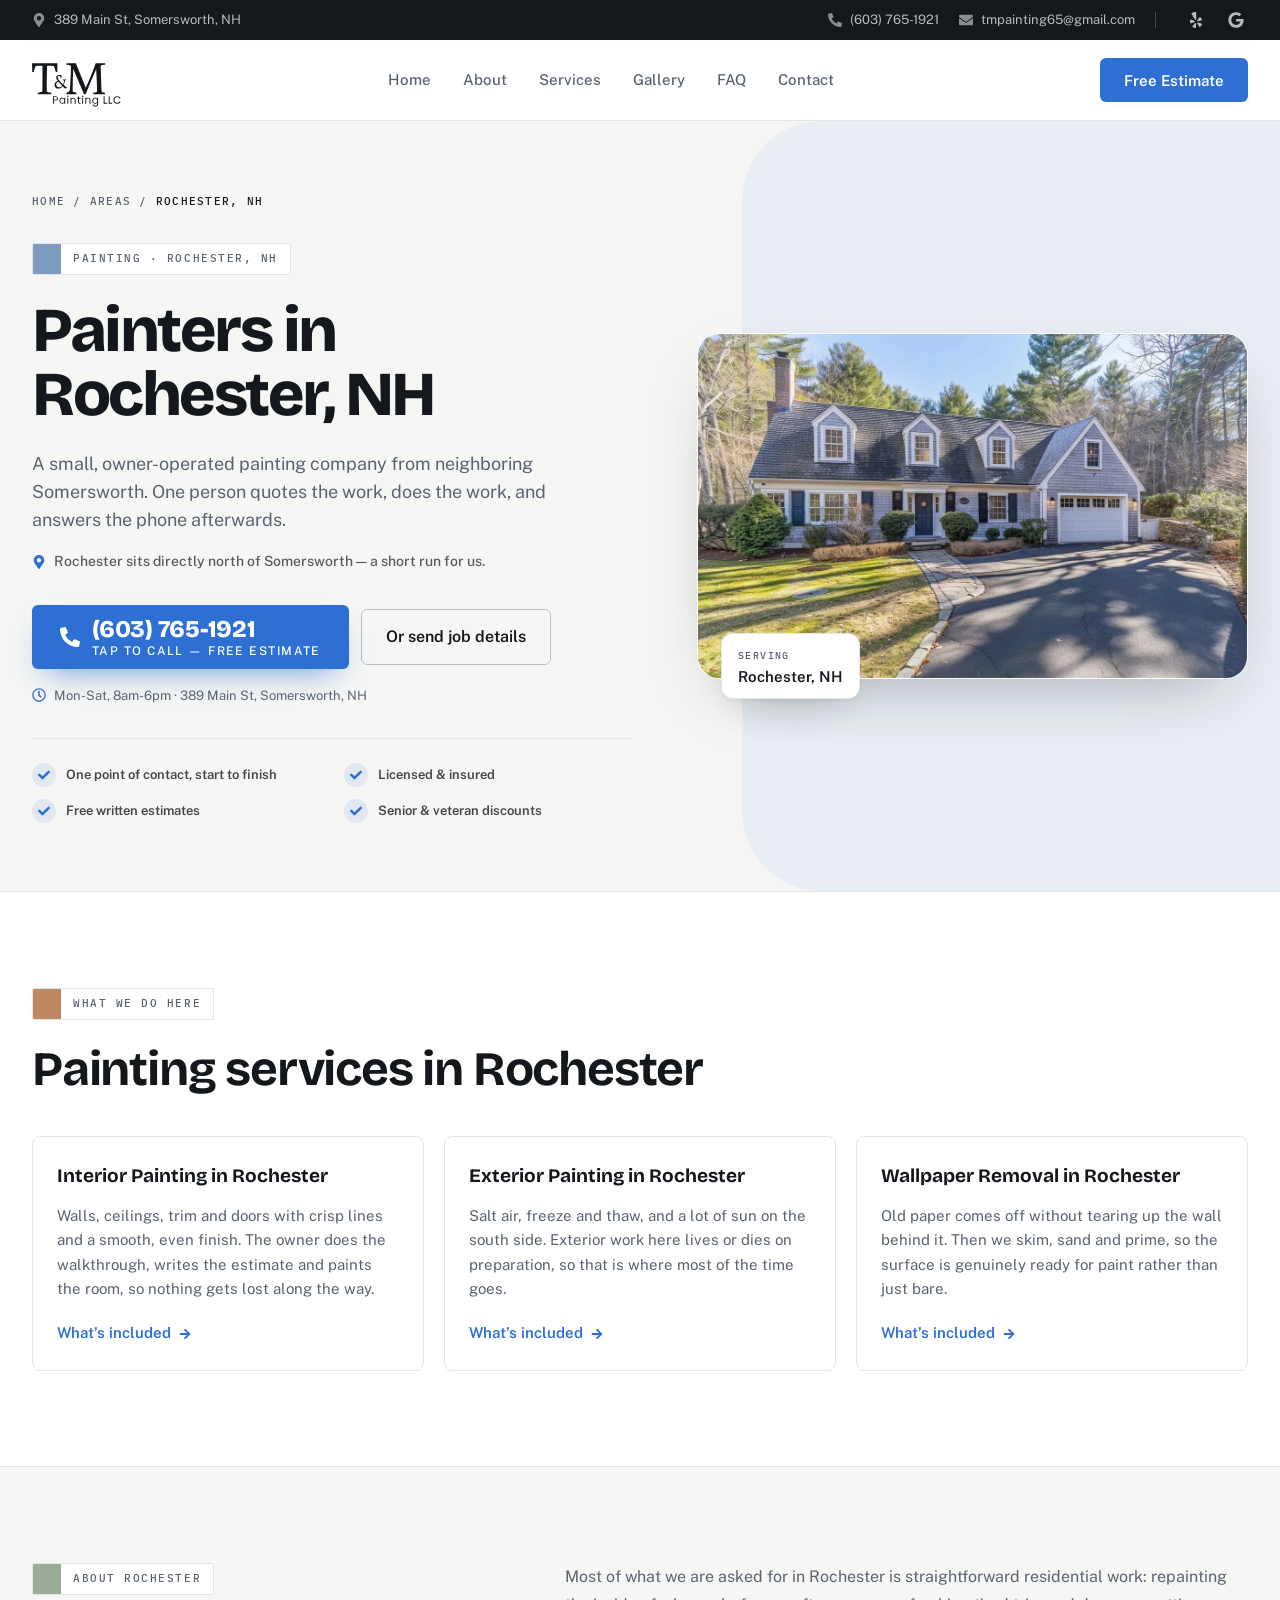
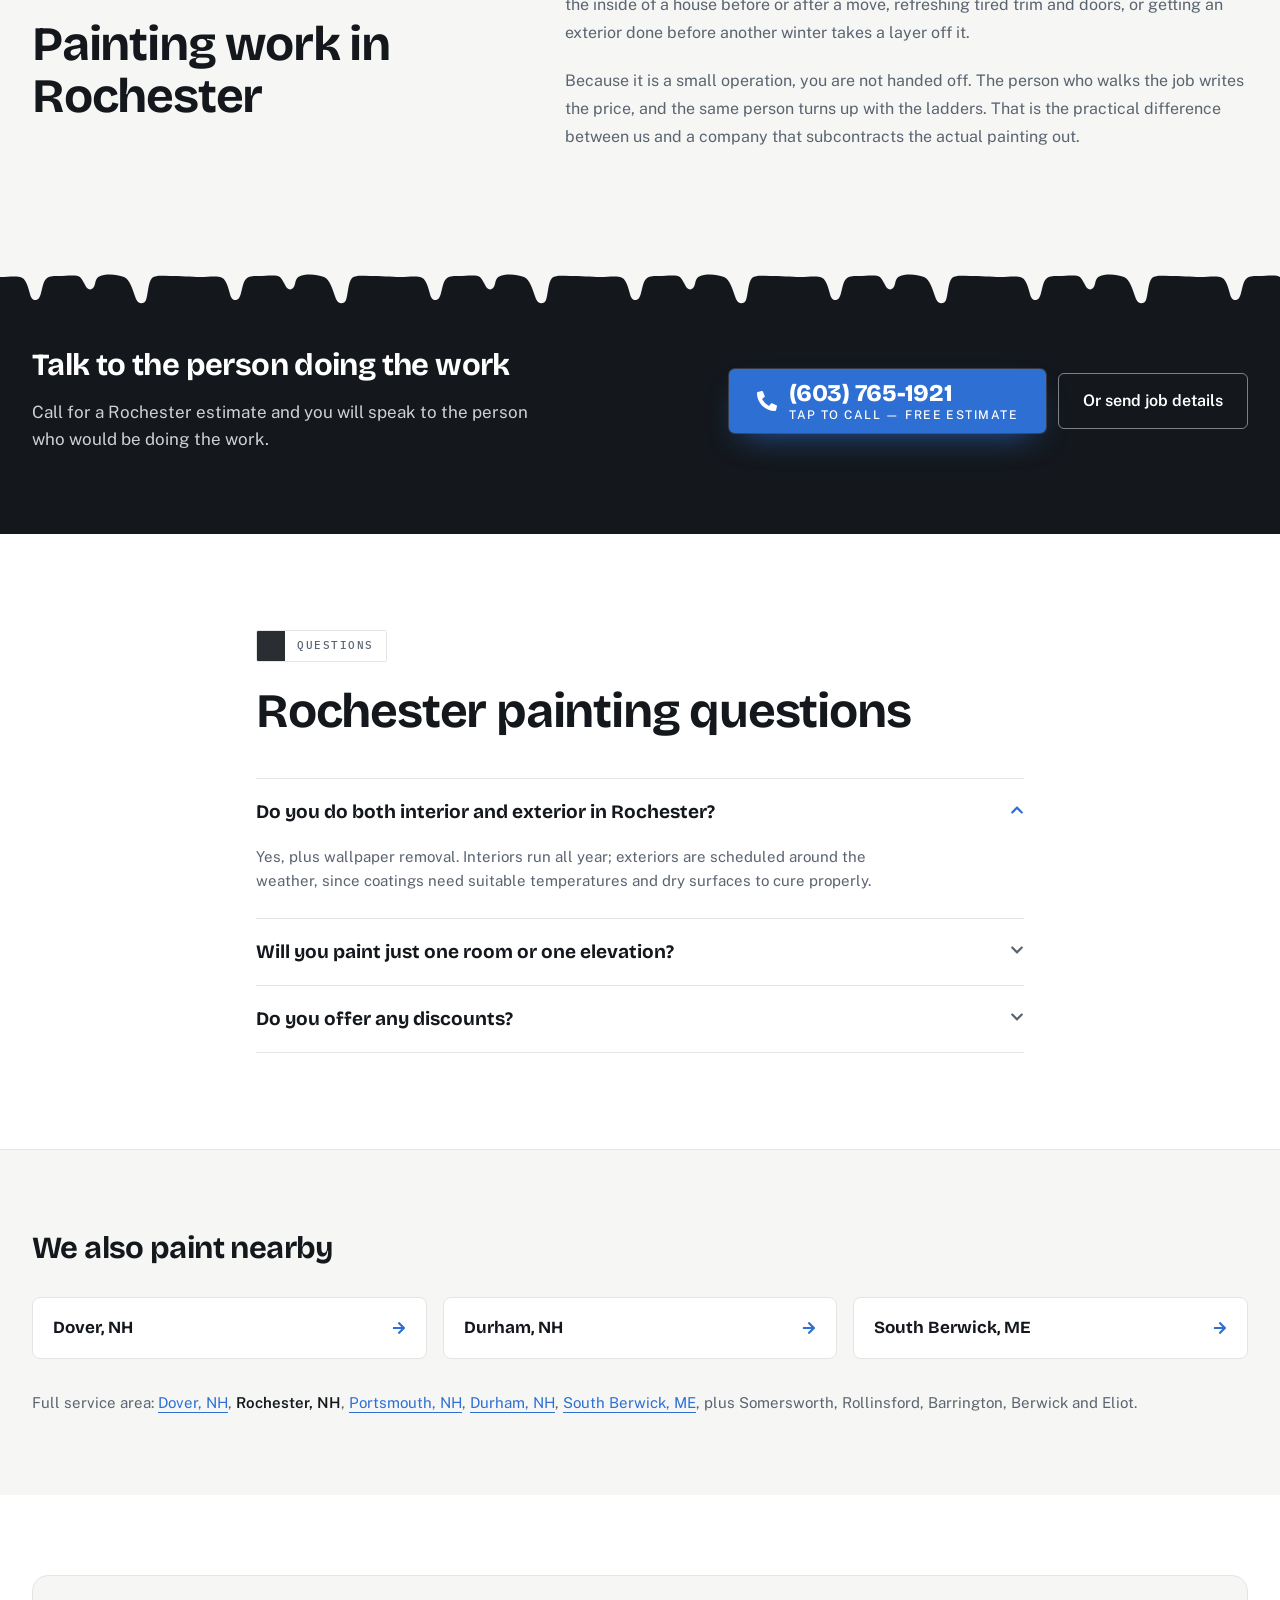
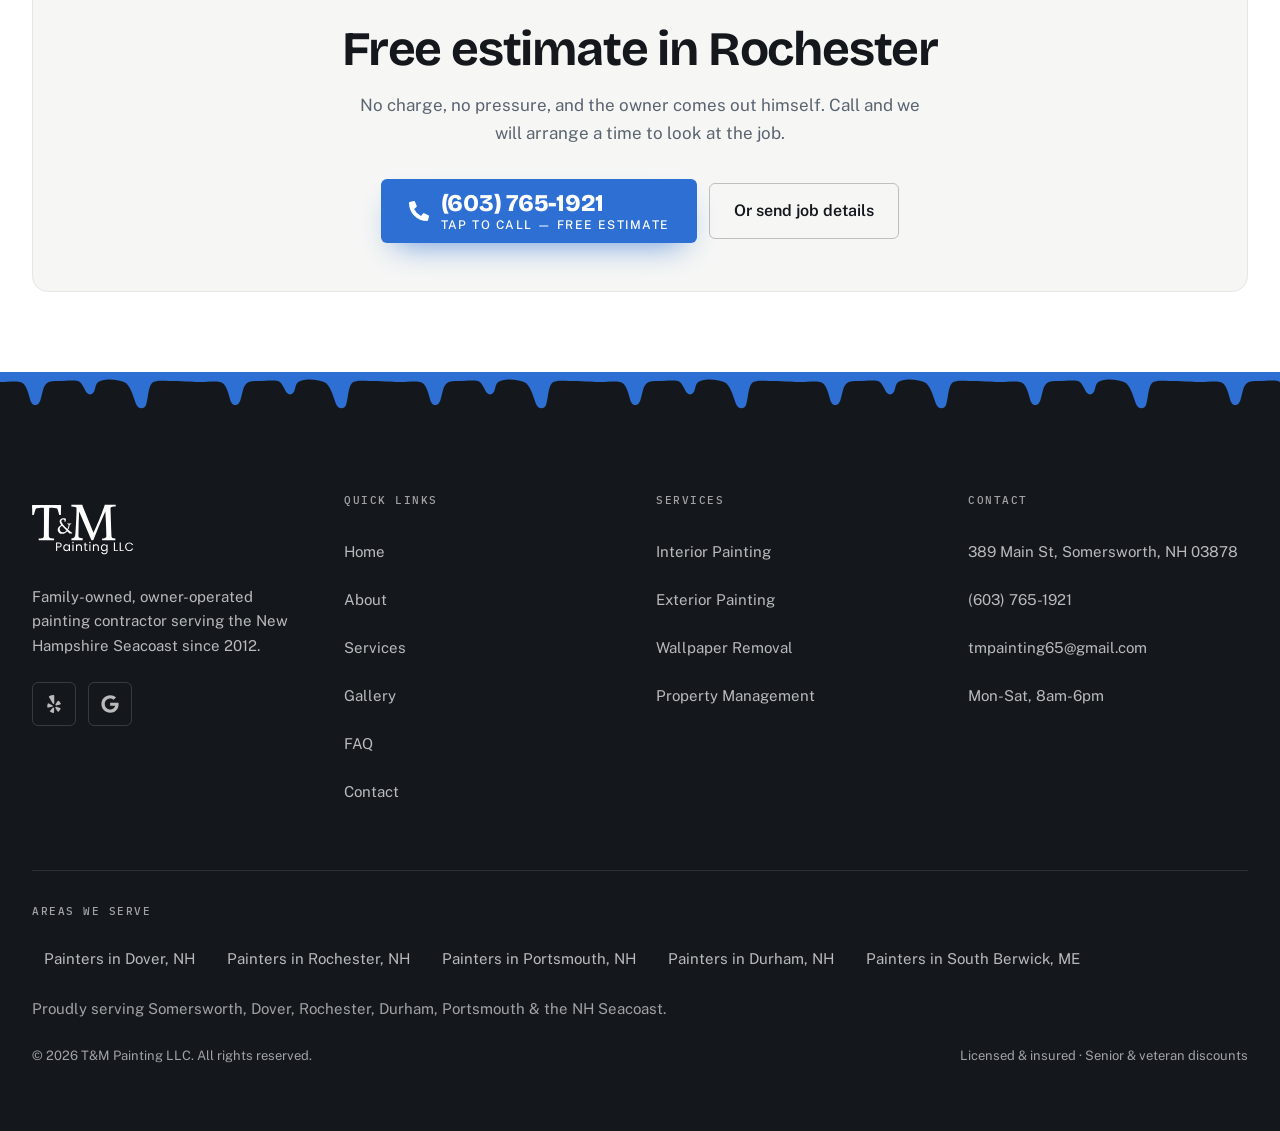
<file: painters/rochester-nh/index.html>
<!DOCTYPE html><html lang="en-US"><head><meta charSet="utf-8"/><meta http-equiv="x-ua-compatible" content="ie=edge"/><meta name="viewport" content="width=device-width, initial-scale=1, shrink-to-fit=no"/><meta name="generator" content="Gatsby 5.16.1"/><meta name="theme-color" content="#14181D"/><meta name="description" content="Painters in Rochester, NH for interior, exterior and wallpaper removal. Owner-operated since 2012, licensed and insured. Free estimates: (603) 765-1921." data-gatsby-head="true"/><meta name="robots" content="index,follow" data-gatsby-head="true"/><meta name="format-detection" content="telephone=no" data-gatsby-head="true"/><meta property="og:type" content="website" data-gatsby-head="true"/><meta property="og:site_name" content="T&amp;M Painting LLC" data-gatsby-head="true"/><meta property="og:title" content="Painters in Rochester, NH | House Painting | T&amp;M Painting" data-gatsby-head="true"/><meta property="og:description" content="Painters in Rochester, NH for interior, exterior and wallpaper removal. Owner-operated since 2012, licensed and insured. Free estimates: (603) 765-1921." data-gatsby-head="true"/><meta property="og:url" content="https://tandmpaintingllc.com/painters/rochester-nh/" data-gatsby-head="true"/><meta property="og:locale" content="en_US" data-gatsby-head="true"/><meta property="og:image" content="https://tandmpaintingllc.com/og-rochester-nh.jpg" data-gatsby-head="true"/><meta property="og:image:width" content="1200" data-gatsby-head="true"/><meta property="og:image:height" content="630" data-gatsby-head="true"/><meta property="og:image:alt" content="T&amp;M Painting LLC — Interior &amp; exterior painting for the NH Seacoast" data-gatsby-head="true"/><meta name="twitter:card" content="summary_large_image" data-gatsby-head="true"/><meta name="twitter:title" content="Painters in Rochester, NH | House Painting | T&amp;M Painting" data-gatsby-head="true"/><meta name="twitter:description" content="Painters in Rochester, NH for interior, exterior and wallpaper removal. Owner-operated since 2012, licensed and insured. Free estimates: (603) 765-1921." data-gatsby-head="true"/><meta name="twitter:image" content="https://tandmpaintingllc.com/og-rochester-nh.jpg" data-gatsby-head="true"/><meta name="twitter:image:alt" content="T&amp;M Painting LLC — Interior &amp; exterior painting for the NH Seacoast" data-gatsby-head="true"/><meta name="geo.region" content="US-NH" data-gatsby-head="true"/><meta name="geo.placename" content="Somersworth" data-gatsby-head="true"/><meta name="geo.position" content="43.2458412;-70.8527675" data-gatsby-head="true"/><style data-href="/styles.1beef4822a8ade3ed57e.css" data-identity="gatsby-global-css">*,:after,:before{--tw-border-spacing-x:0;--tw-border-spacing-y:0;--tw-translate-x:0;--tw-translate-y:0;--tw-rotate:0;--tw-skew-x:0;--tw-skew-y:0;--tw-scale-x:1;--tw-scale-y:1;--tw-pan-x: ;--tw-pan-y: ;--tw-pinch-zoom: ;--tw-scroll-snap-strictness:proximity;--tw-gradient-from-position: ;--tw-gradient-via-position: ;--tw-gradient-to-position: ;--tw-ordinal: ;--tw-slashed-zero: ;--tw-numeric-figure: ;--tw-numeric-spacing: ;--tw-numeric-fraction: ;--tw-ring-inset: ;--tw-ring-offset-width:0px;--tw-ring-offset-color:#fff;--tw-ring-color:rgba(59,130,246,.5);--tw-ring-offset-shadow:0 0 #0000;--tw-ring-shadow:0 0 #0000;--tw-shadow:0 0 #0000;--tw-shadow-colored:0 0 #0000;--tw-blur: ;--tw-brightness: ;--tw-contrast: ;--tw-grayscale: ;--tw-hue-rotate: ;--tw-invert: ;--tw-saturate: ;--tw-sepia: ;--tw-drop-shadow: ;--tw-backdrop-blur: ;--tw-backdrop-brightness: ;--tw-backdrop-contrast: ;--tw-backdrop-grayscale: ;--tw-backdrop-hue-rotate: ;--tw-backdrop-invert: ;--tw-backdrop-opacity: ;--tw-backdrop-saturate: ;--tw-backdrop-sepia: ;--tw-contain-size: ;--tw-contain-layout: ;--tw-contain-paint: ;--tw-contain-style: }::backdrop{--tw-border-spacing-x:0;--tw-border-spacing-y:0;--tw-translate-x:0;--tw-translate-y:0;--tw-rotate:0;--tw-skew-x:0;--tw-skew-y:0;--tw-scale-x:1;--tw-scale-y:1;--tw-pan-x: ;--tw-pan-y: ;--tw-pinch-zoom: ;--tw-scroll-snap-strictness:proximity;--tw-gradient-from-position: ;--tw-gradient-via-position: ;--tw-gradient-to-position: ;--tw-ordinal: ;--tw-slashed-zero: ;--tw-numeric-figure: ;--tw-numeric-spacing: ;--tw-numeric-fraction: ;--tw-ring-inset: ;--tw-ring-offset-width:0px;--tw-ring-offset-color:#fff;--tw-ring-color:rgba(59,130,246,.5);--tw-ring-offset-shadow:0 0 #0000;--tw-ring-shadow:0 0 #0000;--tw-shadow:0 0 #0000;--tw-shadow-colored:0 0 #0000;--tw-blur: ;--tw-brightness: ;--tw-contrast: ;--tw-grayscale: ;--tw-hue-rotate: ;--tw-invert: ;--tw-saturate: ;--tw-sepia: ;--tw-drop-shadow: ;--tw-backdrop-blur: ;--tw-backdrop-brightness: ;--tw-backdrop-contrast: ;--tw-backdrop-grayscale: ;--tw-backdrop-hue-rotate: ;--tw-backdrop-invert: ;--tw-backdrop-opacity: ;--tw-backdrop-saturate: ;--tw-backdrop-sepia: ;--tw-contain-size: ;--tw-contain-layout: ;--tw-contain-paint: ;--tw-contain-style: }/*
! tailwindcss v3.4.19 | MIT License | https://tailwindcss.com
*/*,:after,:before{border:0 solid #e5e7eb;box-sizing:border-box}:after,:before{--tw-content:""}:host,html{-webkit-text-size-adjust:100%;font-feature-settings:normal;-webkit-tap-highlight-color:transparent;font-family:Public Sans,ui-sans-serif,system-ui,sans-serif;font-variation-settings:normal;line-height:1.5;-moz-tab-size:4;-o-tab-size:4;tab-size:4}body{line-height:inherit;margin:0}hr{border-top-width:1px;color:inherit;height:0}abbr:where([title]){-webkit-text-decoration:underline dotted;text-decoration:underline dotted}h1,h2,h3,h4,h5,h6{font-size:inherit;font-weight:inherit}a{color:inherit;text-decoration:inherit}b,strong{font-weight:bolder}code,kbd,pre,samp{font-feature-settings:normal;font-family:IBM Plex Mono,ui-monospace,SFMono-Regular,monospace;font-size:1em;font-variation-settings:normal}small{font-size:80%}sub,sup{font-size:75%;line-height:0;position:relative;vertical-align:baseline}sub{bottom:-.25em}sup{top:-.5em}table{border-collapse:collapse;border-color:inherit;text-indent:0}button,input,optgroup,select,textarea{font-feature-settings:inherit;color:inherit;font-family:inherit;font-size:100%;font-variation-settings:inherit;font-weight:inherit;letter-spacing:inherit;line-height:inherit;margin:0;padding:0}button,select{text-transform:none}button,input:where([type=button]),input:where([type=reset]),input:where([type=submit]){-webkit-appearance:button;background-color:transparent;background-image:none}:-moz-focusring{outline:auto}:-moz-ui-invalid{box-shadow:none}progress{vertical-align:baseline}::-webkit-inner-spin-button,::-webkit-outer-spin-button{height:auto}[type=search]{-webkit-appearance:textfield;outline-offset:-2px}::-webkit-search-decoration{-webkit-appearance:none}::-webkit-file-upload-button{-webkit-appearance:button;font:inherit}summary{display:list-item}blockquote,dd,dl,figure,h1,h2,h3,h4,h5,h6,hr,p,pre{margin:0}fieldset{margin:0}fieldset,legend{padding:0}menu,ol,ul{list-style:none;margin:0;padding:0}dialog{padding:0}textarea{resize:vertical}input::-moz-placeholder,textarea::-moz-placeholder{color:#9ca3af;opacity:1}input::placeholder,textarea::placeholder{color:#9ca3af;opacity:1}[role=button],button{cursor:pointer}:disabled{cursor:default}audio,canvas,embed,iframe,img,object,svg,video{display:block;vertical-align:middle}img,video{height:auto;max-width:100%}[hidden]:where(:not([hidden=until-found])){display:none}@font-face{font-display:swap;font-family:Bricolage Grotesque;font-style:normal;font-weight:700;src:url(/fonts/bricolage-grotesque-latin-700-normal.woff2) format("woff2");unicode-range:u+00??,u+0131,u+0152-0153,u+02bb-02bc,u+02c6,u+02da,u+02dc,u+0304,u+0308,u+0329,u+2000-206f,u+20ac,u+2122,u+2191,u+2193,u+2212,u+2215,u+feff,u+fffd}@font-face{font-display:swap;font-family:Bricolage Grotesque;font-style:normal;font-weight:800;src:url(/fonts/bricolage-grotesque-latin-800-normal.woff2) format("woff2");unicode-range:u+00??,u+0131,u+0152-0153,u+02bb-02bc,u+02c6,u+02da,u+02dc,u+0304,u+0308,u+0329,u+2000-206f,u+20ac,u+2122,u+2191,u+2193,u+2212,u+2215,u+feff,u+fffd}@font-face{font-display:swap;font-family:Public Sans;font-style:normal;font-weight:400;src:url(/fonts/public-sans-latin-400-normal.woff2) format("woff2");unicode-range:u+00??,u+0131,u+0152-0153,u+02bb-02bc,u+02c6,u+02da,u+02dc,u+0304,u+0308,u+0329,u+2000-206f,u+20ac,u+2122,u+2191,u+2193,u+2212,u+2215,u+feff,u+fffd}@font-face{font-display:swap;font-family:Public Sans;font-style:normal;font-weight:500;src:url(/fonts/public-sans-latin-500-normal.woff2) format("woff2");unicode-range:u+00??,u+0131,u+0152-0153,u+02bb-02bc,u+02c6,u+02da,u+02dc,u+0304,u+0308,u+0329,u+2000-206f,u+20ac,u+2122,u+2191,u+2193,u+2212,u+2215,u+feff,u+fffd}@font-face{font-display:swap;font-family:Public Sans;font-style:normal;font-weight:600;src:url(/fonts/public-sans-latin-600-normal.woff2) format("woff2");unicode-range:u+00??,u+0131,u+0152-0153,u+02bb-02bc,u+02c6,u+02da,u+02dc,u+0304,u+0308,u+0329,u+2000-206f,u+20ac,u+2122,u+2191,u+2193,u+2212,u+2215,u+feff,u+fffd}@font-face{font-display:swap;font-family:IBM Plex Mono;font-style:normal;font-weight:500;src:url(/fonts/ibm-plex-mono-latin-500-normal.woff2) format("woff2");unicode-range:u+00??,u+0131,u+0152-0153,u+02bb-02bc,u+02c6,u+02da,u+02dc,u+0304,u+0308,u+0329,u+2000-206f,u+20ac,u+2122,u+2191,u+2193,u+2212,u+2215,u+feff,u+fffd}:root{--topbar-h:0px;--header-h:73px;--chrome-h:calc(var(--topbar-h) + var(--header-h))}@media (min-width:1024px){:root{--topbar-h:40px;--header-h:81px}}html{-webkit-text-size-adjust:100%;scroll-behavior:smooth}body{--tw-bg-opacity:1;--tw-text-opacity:1;-webkit-font-smoothing:antialiased;-moz-osx-font-smoothing:grayscale;background-color:rgb(246 247 245/var(--tw-bg-opacity,1));color:rgb(20 24 29/var(--tw-text-opacity,1));font-family:Public Sans,ui-sans-serif,system-ui,sans-serif;font-size:16px;font-weight:400;line-height:1.625;text-rendering:optimizeLegibility}@media (min-width:768px){body{font-size:17px}}h1,h2,h3{--tw-text-opacity:1;color:rgb(20 24 29/var(--tw-text-opacity,1));font-family:Bricolage Grotesque,ui-sans-serif,system-ui,sans-serif}div[id],section[id]{scroll-margin-top:88px}@media (min-width:1024px){div[id],section[id]{scroll-margin-top:80px}}:focus-visible{border-radius:2px;outline:2px solid #2d6fd2;outline-offset:2px}::-moz-selection{background:#2d6fd2;color:#fff}::selection{background:#2d6fd2;color:#fff}.container{width:100%}@media (min-width:640px){.container{max-width:640px}}@media (min-width:768px){.container{max-width:768px}}@media (min-width:1024px){.container{max-width:1024px}}@media (min-width:1280px){.container{max-width:1280px}}@media (min-width:1536px){.container{max-width:1536px}}.shell{margin-left:auto;margin-right:auto;max-width:1280px;padding-left:1.25rem;padding-right:1.25rem;width:100%}@media (min-width:640px){.shell{padding-left:1.5rem;padding-right:1.5rem}}@media (min-width:1024px){.shell{padding-left:2rem;padding-right:2rem}}.main-offset{padding-top:var(--chrome-h)}.btn,.btn-primary{align-items:center;border-radius:.375rem;display:inline-flex;font-size:15px;font-weight:600;gap:.5rem;justify-content:center;line-height:1;min-height:44px;padding-left:1.5rem;padding-right:1.5rem;transition-duration:.2s;transition-property:color,background-color,border-color,text-decoration-color,fill,stroke;transition-timing-function:cubic-bezier(.4,0,.2,1)}.btn-primary{--tw-bg-opacity:1;--tw-text-opacity:1;background-color:rgb(45 111 210/var(--tw-bg-opacity,1));color:rgb(255 255 255/var(--tw-text-opacity,1))}.btn-primary:hover{--tw-bg-opacity:1;background-color:rgb(31 85 168/var(--tw-bg-opacity,1))}.btn-ghost-light{--tw-text-opacity:1;align-items:center;border-color:hsla(0,0%,100%,.45);border-radius:.375rem;border-width:1px;color:rgb(255 255 255/var(--tw-text-opacity,1));display:inline-flex;font-size:15px;font-weight:600;gap:.5rem;justify-content:center;line-height:1;min-height:44px;padding-left:1.5rem;padding-right:1.5rem;transition-duration:.2s;transition-property:color,background-color,border-color,text-decoration-color,fill,stroke;transition-timing-function:cubic-bezier(.4,0,.2,1)}.btn-ghost-light:hover{--tw-border-opacity:1;background-color:hsla(0,0%,100%,.1);border-color:rgb(255 255 255/var(--tw-border-opacity,1))}.btn-outline-ink{--tw-text-opacity:1;align-items:center;border-color:rgba(20,24,29,.25);border-radius:.375rem;border-width:1px;color:rgb(20 24 29/var(--tw-text-opacity,1));display:inline-flex;font-size:15px;font-weight:600;gap:.5rem;justify-content:center;line-height:1;min-height:44px;padding-left:1.5rem;padding-right:1.5rem;transition-duration:.2s;transition-property:color,background-color,border-color,text-decoration-color,fill,stroke;transition-timing-function:cubic-bezier(.4,0,.2,1)}.btn-outline-ink:hover{--tw-border-opacity:1;background-color:rgba(20,24,29,.04);border-color:rgb(20 24 29/var(--tw-border-opacity,1))}.eyebrow-label{font-family:IBM Plex Mono,ui-monospace,SFMono-Regular,monospace;font-size:11px;font-weight:500;letter-spacing:.14em;text-transform:uppercase}.link-tape{--tw-text-opacity:1;color:rgb(45 111 210/var(--tw-text-opacity,1));text-decoration-line:underline;text-underline-offset:4px;transition-duration:.15s;transition-property:color,background-color,border-color,text-decoration-color,fill,stroke;transition-timing-function:cubic-bezier(.4,0,.2,1)}.link-tape:hover{--tw-text-opacity:1;color:rgb(31 85 168/var(--tw-text-opacity,1))}.sr-only{clip:rect(0,0,0,0);border-width:0;height:1px;margin:-1px;overflow:hidden;padding:0;position:absolute;white-space:nowrap;width:1px}.pointer-events-none{pointer-events:none}.visible{visibility:visible}.invisible{visibility:hidden}.static{position:static}.fixed{position:fixed}.absolute{position:absolute}.relative{position:relative}.sticky{position:sticky}.inset-0{inset:0}.inset-x-0{left:0;right:0}.inset-x-3{left:.75rem;right:.75rem}.inset-x-\[-5\%\]{left:-5%;right:-5%}.inset-y-0{bottom:0;top:0}.-bottom-1{bottom:-.25rem}.-bottom-4{bottom:-1rem}.-bottom-5{bottom:-1.25rem}.-left-2{left:-.5rem}.-left-24{left:-6rem}.-right-20{right:-5rem}.-top-2{top:-.5rem}.-top-20{top:-5rem}.bottom-0{bottom:0}.bottom-1\.5{bottom:.375rem}.bottom-\[-18px\]{bottom:-18px}.left-0{left:0}.left-5{left:1.25rem}.left-6{left:1.5rem}.left-\[-3\%\]{left:-3%}.right-0{right:0}.right-5{right:1.25rem}.top-0{top:0}.top-0\.5{top:.125rem}.top-44{top:11rem}.top-5{top:1.25rem}.top-\[-1\%\]{top:-1%}.top-\[13px\]{top:13px}.top-\[7px\]{top:7px}.isolate{isolation:isolate}.-z-10{z-index:-10}.-z-20{z-index:-20}.z-10{z-index:10}.z-40{z-index:40}.z-50{z-index:50}.z-\[60\]{z-index:60}.z-\[70\]{z-index:70}.-m-2{margin:-.5rem}.mx-auto{margin-left:auto;margin-right:auto}.-mr-2{margin-right:-.5rem}.mb-14{margin-bottom:3.5rem}.mb-2{margin-bottom:.5rem}.mb-5{margin-bottom:1.25rem}.mb-7{margin-bottom:1.75rem}.ml-0\.5{margin-left:.125rem}.mt-0\.5{margin-top:.125rem}.mt-1{margin-top:.25rem}.mt-1\.5{margin-top:.375rem}.mt-10{margin-top:2.5rem}.mt-12{margin-top:3rem}.mt-14{margin-top:3.5rem}.mt-2{margin-top:.5rem}.mt-3{margin-top:.75rem}.mt-4{margin-top:1rem}.mt-5{margin-top:1.25rem}.mt-6{margin-top:1.5rem}.mt-7{margin-top:1.75rem}.mt-8{margin-top:2rem}.mt-9{margin-top:2.25rem}.mt-auto{margin-top:auto}.block{display:block}.inline-block{display:inline-block}.flex{display:flex}.inline-flex{display:inline-flex}.grid{display:grid}.hidden{display:none}.h-0\.5{height:.125rem}.h-1\.5{height:.375rem}.h-10{height:2.5rem}.h-11{height:2.75rem}.h-12{height:3rem}.h-16{height:4rem}.h-2\.5{height:.625rem}.h-3{height:.75rem}.h-3\.5{height:.875rem}.h-4{height:1rem}.h-5{height:1.25rem}.h-6{height:1.5rem}.h-64{height:16rem}.h-9{height:2.25rem}.h-\[100dvh\]{height:100dvh}.h-\[18px\]{height:18px}.h-\[19px\]{height:19px}.h-\[72px\]{height:72px}.h-\[76px\]{height:76px}.h-\[95\%\]{height:95%}.h-full{height:100%}.max-h-0{max-height:0}.max-h-10{max-height:2.5rem}.min-h-\[26px\]{min-height:26px}.min-h-\[44px\]{min-height:44px}.min-h-\[460px\]{min-height:460px}.min-h-\[48px\]{min-height:48px}.min-h-\[52px\]{min-height:52px}.min-h-\[54px\]{min-height:54px}.min-h-\[56px\]{min-height:56px}.min-h-\[64px\]{min-height:64px}.min-h-\[68px\]{min-height:68px}.min-h-screen{min-height:100vh}.w-1\/2{width:50%}.w-10{width:2.5rem}.w-11{width:2.75rem}.w-12{width:3rem}.w-16{width:4rem}.w-2\.5{width:.625rem}.w-3{width:.75rem}.w-3\.5{width:.875rem}.w-4{width:1rem}.w-5{width:1.25rem}.w-6{width:1.5rem}.w-64{width:16rem}.w-9{width:2.25rem}.w-\[104\%\]{width:104%}.w-\[106\%\]{width:106%}.w-\[110\%\]{width:110%}.w-\[18px\]{width:18px}.w-\[19px\]{width:19px}.w-\[42\%\]{width:42%}.w-\[min\(88vw\2c 360px\)\]{width:min(88vw,360px)}.w-auto{width:auto}.w-fit{width:-moz-fit-content;width:fit-content}.w-full{width:100%}.w-px{width:1px}.min-w-0{min-width:0}.max-w-2xl{max-width:42rem}.max-w-3xl{max-width:48rem}.max-w-\[20ch\]{max-width:20ch}.max-w-\[500px\]{max-width:500px}.max-w-\[520px\]{max-width:520px}.max-w-\[560px\]{max-width:560px}.max-w-\[570px\]{max-width:570px}.max-w-\[600px\]{max-width:600px}.max-w-\[650px\]{max-width:650px}.max-w-\[720px\]{max-width:720px}.max-w-lg{max-width:32rem}.max-w-md{max-width:28rem}.max-w-xl{max-width:36rem}.max-w-xs{max-width:20rem}.flex-1{flex:1 1 0%}.shrink-0{flex-shrink:0}.origin-left{transform-origin:left}.translate-x-0{--tw-translate-x:0px}.translate-x-0,.translate-x-4{transform:translate(var(--tw-translate-x),var(--tw-translate-y)) rotate(var(--tw-rotate)) skewX(var(--tw-skew-x)) skewY(var(--tw-skew-y)) scaleX(var(--tw-scale-x)) scaleY(var(--tw-scale-y))}.translate-x-4{--tw-translate-x:1rem}.translate-x-full{--tw-translate-x:100%}.translate-x-full,.translate-y-0{transform:translate(var(--tw-translate-x),var(--tw-translate-y)) rotate(var(--tw-rotate)) skewX(var(--tw-skew-x)) skewY(var(--tw-skew-y)) scaleX(var(--tw-scale-x)) scaleY(var(--tw-scale-y))}.translate-y-0{--tw-translate-y:0px}.translate-y-2{--tw-translate-y:0.5rem}.-rotate-2,.translate-y-2{transform:translate(var(--tw-translate-x),var(--tw-translate-y)) rotate(var(--tw-rotate)) skewX(var(--tw-skew-x)) skewY(var(--tw-skew-y)) scaleX(var(--tw-scale-x)) scaleY(var(--tw-scale-y))}.-rotate-2{--tw-rotate:-2deg}.-rotate-45{--tw-rotate:-45deg}.-rotate-45,.-rotate-\[1\.4deg\]{transform:translate(var(--tw-translate-x),var(--tw-translate-y)) rotate(var(--tw-rotate)) skewX(var(--tw-skew-x)) skewY(var(--tw-skew-y)) scaleX(var(--tw-scale-x)) scaleY(var(--tw-scale-y))}.-rotate-\[1\.4deg\]{--tw-rotate:-1.4deg}.rotate-0{--tw-rotate:0deg}.rotate-0,.rotate-180{transform:translate(var(--tw-translate-x),var(--tw-translate-y)) rotate(var(--tw-rotate)) skewX(var(--tw-skew-x)) skewY(var(--tw-skew-y)) scaleX(var(--tw-scale-x)) scaleY(var(--tw-scale-y))}.rotate-180{--tw-rotate:180deg}.rotate-45{--tw-rotate:45deg}.rotate-45,.scale-x-0{transform:translate(var(--tw-translate-x),var(--tw-translate-y)) rotate(var(--tw-rotate)) skewX(var(--tw-skew-x)) skewY(var(--tw-skew-y)) scaleX(var(--tw-scale-x)) scaleY(var(--tw-scale-y))}.scale-x-0{--tw-scale-x:0}.scale-x-100{--tw-scale-x:1;transform:translate(var(--tw-translate-x),var(--tw-translate-y)) rotate(var(--tw-rotate)) skewX(var(--tw-skew-x)) skewY(var(--tw-skew-y)) scaleX(var(--tw-scale-x)) scaleY(var(--tw-scale-y))}.resize-y{resize:vertical}.appearance-none{-webkit-appearance:none;-moz-appearance:none;appearance:none}.break-inside-avoid{-moz-column-break-inside:avoid;break-inside:avoid}.grid-cols-1{grid-template-columns:repeat(1,minmax(0,1fr))}.grid-cols-2{grid-template-columns:repeat(2,minmax(0,1fr))}.grid-rows-\[0fr\]{grid-template-rows:0fr}.grid-rows-\[1fr\]{grid-template-rows:1fr}.flex-col{flex-direction:column}.flex-wrap{flex-wrap:wrap}.items-start{align-items:flex-start}.items-end{align-items:flex-end}.items-center{align-items:center}.items-stretch{align-items:stretch}.justify-center{justify-content:center}.justify-between{justify-content:space-between}.gap-1{gap:.25rem}.gap-1\.5{gap:.375rem}.gap-10{gap:2.5rem}.gap-12{gap:3rem}.gap-14{gap:3.5rem}.gap-2{gap:.5rem}.gap-2\.5{gap:.625rem}.gap-3{gap:.75rem}.gap-4{gap:1rem}.gap-5{gap:1.25rem}.gap-6{gap:1.5rem}.gap-8{gap:2rem}.gap-x-2{-moz-column-gap:.5rem;column-gap:.5rem}.gap-x-6{-moz-column-gap:1.5rem;column-gap:1.5rem}.gap-x-8{-moz-column-gap:2rem;column-gap:2rem}.gap-y-1{row-gap:.25rem}.gap-y-3{row-gap:.75rem}.gap-y-4{row-gap:1rem}.gap-y-5{row-gap:1.25rem}.gap-y-6{row-gap:1.5rem}.space-y-1>:not([hidden])~:not([hidden]){--tw-space-y-reverse:0;margin-bottom:calc(.25rem*var(--tw-space-y-reverse));margin-top:calc(.25rem*(1 - var(--tw-space-y-reverse)))}.space-y-5>:not([hidden])~:not([hidden]){--tw-space-y-reverse:0;margin-bottom:calc(1.25rem*var(--tw-space-y-reverse));margin-top:calc(1.25rem*(1 - var(--tw-space-y-reverse)))}.divide-y>:not([hidden])~:not([hidden]){--tw-divide-y-reverse:0;border-bottom-width:calc(1px*var(--tw-divide-y-reverse));border-top-width:calc(1px*(1 - var(--tw-divide-y-reverse)))}.divide-mist>:not([hidden])~:not([hidden]){--tw-divide-opacity:1;border-color:rgb(227 230 226/var(--tw-divide-opacity,1))}.self-start{align-self:flex-start}.overflow-hidden{overflow:hidden}.overflow-visible{overflow:visible}.overflow-y-auto{overflow-y:auto}.whitespace-nowrap{white-space:nowrap}.break-words{overflow-wrap:break-word}.break-all{word-break:break-all}.rounded-2xl{border-radius:1rem}.rounded-\[22px\]{border-radius:22px}.rounded-\[26px\]{border-radius:26px}.rounded-\[28px\]{border-radius:28px}.rounded-full{border-radius:9999px}.rounded-lg{border-radius:.5rem}.rounded-md{border-radius:.375rem}.rounded-sm{border-radius:.125rem}.rounded-xl{border-radius:.75rem}.rounded-l-\[5rem\]{border-bottom-left-radius:5rem;border-top-left-radius:5rem}.border{border-width:1px}.border-2{border-width:2px}.border-\[42px\]{border-width:42px}.border-y{border-top-width:1px}.border-b,.border-y{border-bottom-width:1px}.border-t{border-top-width:1px}.border-ink\/25{border-color:rgba(20,24,29,.25)}.border-mist{--tw-border-opacity:1;border-color:rgb(227 230 226/var(--tw-border-opacity,1))}.border-mist\/70{border-color:hsla(105,7%,89%,.7)}.border-mist\/90{border-color:hsla(105,7%,89%,.9)}.border-red-500{--tw-border-opacity:1;border-color:rgb(239 68 68/var(--tw-border-opacity,1))}.border-tape{--tw-border-opacity:1;border-color:rgb(45 111 210/var(--tw-border-opacity,1))}.border-tape\/15{border-color:rgba(45,111,210,.15)}.border-tape\/\[0\.035\]{border-color:rgba(45,111,210,.035)}.border-white\/10{border-color:hsla(0,0%,100%,.1)}.border-white\/15{border-color:hsla(0,0%,100%,.15)}.border-white\/25{border-color:hsla(0,0%,100%,.25)}.border-white\/30{border-color:hsla(0,0%,100%,.3)}.border-white\/35{border-color:hsla(0,0%,100%,.35)}.border-white\/45{border-color:hsla(0,0%,100%,.45)}.border-white\/80{border-color:hsla(0,0%,100%,.8)}.bg-\[\#4285F4\]\/10{background-color:rgba(66,133,244,.1)}.bg-chip-clay{--tw-bg-opacity:1;background-color:rgb(192 136 98/var(--tw-bg-opacity,1))}.bg-chip-dusty{--tw-bg-opacity:1;background-color:rgb(126 155 192/var(--tw-bg-opacity,1))}.bg-chip-offblack{--tw-bg-opacity:1;background-color:rgb(42 46 51/var(--tw-bg-opacity,1))}.bg-chip-sage{--tw-bg-opacity:1;background-color:rgb(154 173 150/var(--tw-bg-opacity,1))}.bg-current{background-color:currentColor}.bg-ink{--tw-bg-opacity:1;background-color:rgb(20 24 29/var(--tw-bg-opacity,1))}.bg-ink\/20{background-color:rgba(20,24,29,.2)}.bg-ink\/40{background-color:rgba(20,24,29,.4)}.bg-ink\/75{background-color:rgba(20,24,29,.75)}.bg-ink\/80{background-color:rgba(20,24,29,.8)}.bg-primer{--tw-bg-opacity:1;background-color:rgb(246 247 245/var(--tw-bg-opacity,1))}.bg-red-50{--tw-bg-opacity:1;background-color:rgb(254 242 242/var(--tw-bg-opacity,1))}.bg-tape{--tw-bg-opacity:1;background-color:rgb(45 111 210/var(--tw-bg-opacity,1))}.bg-tape\/10{background-color:rgba(45,111,210,.1)}.bg-tape\/20{background-color:rgba(45,111,210,.2)}.bg-tape\/\[0\.055\]{background-color:rgba(45,111,210,.055)}.bg-tape\/\[0\.07\]{background-color:rgba(45,111,210,.07)}.bg-white{--tw-bg-opacity:1;background-color:rgb(255 255 255/var(--tw-bg-opacity,1))}.bg-white\/10{background-color:hsla(0,0%,100%,.1)}.bg-white\/20{background-color:hsla(0,0%,100%,.2)}.bg-white\/95{background-color:hsla(0,0%,100%,.95)}.bg-\[url\(\'data\:image\/svg\+xml\;charset\=utf-8\2c \%3Csvg\%20xmlns\%3D\%22http\%3A\/\/www\.w3\.org\/2000\/svg\%22\%20viewBox\%3D\%220\%200\%2016\%2016\%22\%20fill\%3D\%22\%235A6470\%22\%3E\%3Cpath\%20d\%3D\%22M4\.5\%206\.5L8\%2010l3\.5-3\.5z\%22\/\%3E\%3C\/svg\%3E\'\)\]{background-image:url("data:image/svg+xml;charset=utf-8,%3Csvg xmlns='http://www.w3.org/2000/svg' fill='%235A6470' viewBox='0 0 16 16'%3E%3Cpath d='M4.5 6.5 8 10l3.5-3.5z'/%3E%3C/svg%3E")}.bg-\[length\:20px_20px\]{background-size:20px 20px}.bg-\[right_14px_center\]{background-position:right 14px center}.bg-no-repeat{background-repeat:no-repeat}.p-2{padding:.5rem}.p-6{padding:1.5rem}.p-7{padding:1.75rem}.px-2{padding-left:.5rem;padding-right:.5rem}.px-2\.5{padding-left:.625rem;padding-right:.625rem}.px-3{padding-left:.75rem;padding-right:.75rem}.px-3\.5{padding-left:.875rem;padding-right:.875rem}.px-4{padding-left:1rem;padding-right:1rem}.px-5{padding-left:1.25rem;padding-right:1.25rem}.px-6{padding-left:1.5rem;padding-right:1.5rem}.px-7{padding-left:1.75rem;padding-right:1.75rem}.px-8{padding-left:2rem;padding-right:2rem}.py-1{padding-bottom:.25rem;padding-top:.25rem}.py-1\.5{padding-bottom:.375rem;padding-top:.375rem}.py-12{padding-bottom:3rem;padding-top:3rem}.py-14{padding-bottom:3.5rem;padding-top:3.5rem}.py-16{padding-bottom:4rem;padding-top:4rem}.py-2{padding-bottom:.5rem;padding-top:.5rem}.py-20{padding-bottom:5rem;padding-top:5rem}.py-3{padding-bottom:.75rem;padding-top:.75rem}.py-3\.5{padding-bottom:.875rem;padding-top:.875rem}.py-4{padding-bottom:1rem;padding-top:1rem}.py-5{padding-bottom:1.25rem;padding-top:1.25rem}.py-6{padding-bottom:1.5rem;padding-top:1.5rem}.py-7{padding-bottom:1.75rem;padding-top:1.75rem}.py-8{padding-bottom:2rem;padding-top:2rem}.pb-1\.5{padding-bottom:.375rem}.pb-6{padding-bottom:1.5rem}.pb-9{padding-bottom:2.25rem}.pb-\[calc\(0\.5rem\+env\(safe-area-inset-bottom\)\)\]{padding-bottom:calc(.5rem + env(safe-area-inset-bottom))}.pb-\[calc\(5\.5rem\+env\(safe-area-inset-bottom\)\)\]{padding-bottom:calc(5.5rem + env(safe-area-inset-bottom))}.pb-\[max\(20px\2c env\(safe-area-inset-bottom\)\)\]{padding-bottom:max(20px,env(safe-area-inset-bottom))}.pr-1{padding-right:.25rem}.pr-10{padding-right:2.5rem}.pr-11{padding-right:2.75rem}.pt-10{padding-top:2.5rem}.pt-16{padding-top:4rem}.pt-5{padding-top:1.25rem}.pt-6{padding-top:1.5rem}.pt-8{padding-top:2rem}.text-left{text-align:left}.text-center{text-align:center}.align-middle{vertical-align:middle}.font-display{font-family:Bricolage Grotesque,ui-sans-serif,system-ui,sans-serif}.font-mono{font-family:IBM Plex Mono,ui-monospace,SFMono-Regular,monospace}.text-2xl{font-size:1.5rem;line-height:2rem}.text-4xl{font-size:2.25rem;line-height:2.5rem}.text-\[10px\]{font-size:10px}.text-\[11px\]{font-size:11px}.text-\[12px\]{font-size:12px}.text-\[13px\]{font-size:13px}.text-\[14px\]{font-size:14px}.text-\[15px\]{font-size:15px}.text-\[16px\]{font-size:16px}.text-\[17px\]{font-size:17px}.text-\[19px\]{font-size:19px}.text-\[22px\]{font-size:22px}.text-\[88px\]{font-size:88px}.text-\[clamp\(2\.35rem\2c 4\.4vw\2c 3\.6rem\)\]{font-size:clamp(2.35rem,4.4vw,3.6rem)}.text-\[clamp\(2\.5rem\2c 5vw\2c 3\.9rem\)\]{font-size:clamp(2.5rem,5vw,3.9rem)}.text-\[clamp\(3rem\2c 6\.1vw\2c 5\.15rem\)\]{font-size:clamp(3rem,6.1vw,5.15rem)}.text-base{font-size:1rem;line-height:1.5rem}.text-display-lg{font-size:clamp(2rem,4vw,3rem);letter-spacing:-.025em;line-height:1.08}.text-display-md{font-size:clamp(1.5rem,2.4vw,2rem);letter-spacing:-.02em;line-height:1.15}.text-sm{font-size:.875rem;line-height:1.25rem}.text-xl{font-size:1.25rem;line-height:1.75rem}.text-xs{font-size:.75rem;line-height:1rem}.font-bold{font-weight:700}.font-extrabold{font-weight:800}.font-medium{font-weight:500}.font-normal{font-weight:400}.font-semibold{font-weight:600}.uppercase{text-transform:uppercase}.not-italic{font-style:normal}.leading-\[0\.8\]{line-height:.8}.leading-\[0\.95\]{line-height:.95}.leading-\[1\.02\]{line-height:1.02}.leading-\[1\.75\]{line-height:1.75}.leading-\[1\.7\]{line-height:1.7}.leading-none{line-height:1}.leading-relaxed{line-height:1.625}.leading-snug{line-height:1.375}.tracking-\[-0\.01em\]{letter-spacing:-.01em}.tracking-\[-0\.02em\]{letter-spacing:-.02em}.tracking-\[-0\.035em\]{letter-spacing:-.035em}.tracking-\[-0\.03em\]{letter-spacing:-.03em}.tracking-\[-0\.045em\]{letter-spacing:-.045em}.tracking-\[-0\.04em\]{letter-spacing:-.04em}.tracking-\[-0\.07em\]{letter-spacing:-.07em}.tracking-\[0\.12em\]{letter-spacing:.12em}.tracking-\[0\.13em\]{letter-spacing:.13em}.tracking-\[0\.14em\]{letter-spacing:.14em}.tracking-\[0\.16em\]{letter-spacing:.16em}.tracking-\[0\.1em\]{letter-spacing:.1em}.text-\[\#4285F4\]{--tw-text-opacity:1;color:rgb(66 133 244/var(--tw-text-opacity,1))}.text-\[\#E8A33D\]{--tw-text-opacity:1;color:rgb(232 163 61/var(--tw-text-opacity,1))}.text-\[\#F3B34C\]{--tw-text-opacity:1;color:rgb(243 179 76/var(--tw-text-opacity,1))}.text-ink{--tw-text-opacity:1;color:rgb(20 24 29/var(--tw-text-opacity,1))}.text-ink\/70{color:rgba(20,24,29,.7)}.text-ink\/80{color:rgba(20,24,29,.8)}.text-primer{--tw-text-opacity:1;color:rgb(246 247 245/var(--tw-text-opacity,1))}.text-red-600{--tw-text-opacity:1;color:rgb(220 38 38/var(--tw-text-opacity,1))}.text-red-700{--tw-text-opacity:1;color:rgb(185 28 28/var(--tw-text-opacity,1))}.text-steel{--tw-text-opacity:1;color:rgb(90 100 112/var(--tw-text-opacity,1))}.text-tape{--tw-text-opacity:1;color:rgb(45 111 210/var(--tw-text-opacity,1))}.text-white{--tw-text-opacity:1;color:rgb(255 255 255/var(--tw-text-opacity,1))}.text-white\/40{color:hsla(0,0%,100%,.4)}.text-white\/50{color:hsla(0,0%,100%,.5)}.text-white\/55{color:hsla(0,0%,100%,.55)}.text-white\/60{color:hsla(0,0%,100%,.6)}.text-white\/65{color:hsla(0,0%,100%,.65)}.text-white\/70{color:hsla(0,0%,100%,.7)}.text-white\/80{color:hsla(0,0%,100%,.8)}.text-white\/90{color:hsla(0,0%,100%,.9)}.underline{text-decoration-line:underline}.decoration-white\/25{text-decoration-color:hsla(0,0%,100%,.25)}.underline-offset-8{text-underline-offset:8px}.opacity-0{opacity:0}.opacity-100{opacity:1}.opacity-15{opacity:.15}.shadow-\[-12px_0_40px_-12px_rgba\(20\2c 24\2c 29\2c 0\.35\)\]{--tw-shadow:-12px 0 40px -12px rgba(20,24,29,.35);--tw-shadow-colored:-12px 0 40px -12px var(--tw-shadow-color);box-shadow:var(--tw-ring-offset-shadow,0 0 #0000),var(--tw-ring-shadow,0 0 #0000),var(--tw-shadow)}.shadow-\[0_12px_28px_-12px_rgba\(45\2c 111\2c 210\2c 0\.65\)\]{--tw-shadow:0 12px 28px -12px rgba(45,111,210,.65);--tw-shadow-colored:0 12px 28px -12px var(--tw-shadow-color);box-shadow:var(--tw-ring-offset-shadow,0 0 #0000),var(--tw-ring-shadow,0 0 #0000),var(--tw-shadow)}.shadow-\[0_14px_32px_-14px_rgba\(45\2c 111\2c 210\2c 0\.75\)\]{--tw-shadow:0 14px 32px -14px rgba(45,111,210,.75);--tw-shadow-colored:0 14px 32px -14px var(--tw-shadow-color);box-shadow:var(--tw-ring-offset-shadow,0 0 #0000),var(--tw-ring-shadow,0 0 #0000),var(--tw-shadow)}.shadow-\[0_26px_65px_-30px_rgba\(20\2c 24\2c 29\2c 0\.38\)\]{--tw-shadow:0 26px 65px -30px rgba(20,24,29,.38);--tw-shadow-colored:0 26px 65px -30px var(--tw-shadow-color)}.shadow-\[0_26px_65px_-30px_rgba\(20\2c 24\2c 29\2c 0\.38\)\],.shadow-card{box-shadow:var(--tw-ring-offset-shadow,0 0 #0000),var(--tw-ring-shadow,0 0 #0000),var(--tw-shadow)}.shadow-card{--tw-shadow:0 1px 2px rgba(20,24,29,.04),0 8px 24px -12px rgba(20,24,29,.12);--tw-shadow-colored:0 1px 2px var(--tw-shadow-color),0 8px 24px -12px var(--tw-shadow-color)}.shadow-lift{--tw-shadow:0 2px 4px rgba(20,24,29,.05),0 18px 40px -18px rgba(20,24,29,.22);--tw-shadow-colored:0 2px 4px var(--tw-shadow-color),0 18px 40px -18px var(--tw-shadow-color)}.shadow-lift,.shadow-md{box-shadow:var(--tw-ring-offset-shadow,0 0 #0000),var(--tw-ring-shadow,0 0 #0000),var(--tw-shadow)}.shadow-md{--tw-shadow:0 4px 6px -1px rgba(0,0,0,.1),0 2px 4px -2px rgba(0,0,0,.1);--tw-shadow-colored:0 4px 6px -1px var(--tw-shadow-color),0 2px 4px -2px var(--tw-shadow-color)}.shadow-sm{--tw-shadow:0 1px 2px 0 rgba(0,0,0,.05);--tw-shadow-colored:0 1px 2px 0 var(--tw-shadow-color)}.shadow-sm,.shadow-sticky{box-shadow:var(--tw-ring-offset-shadow,0 0 #0000),var(--tw-ring-shadow,0 0 #0000),var(--tw-shadow)}.shadow-sticky{--tw-shadow:0 -4px 16px rgba(0,0,0,.08);--tw-shadow-colored:0 -4px 16px var(--tw-shadow-color)}.outline-none{outline:2px solid transparent;outline-offset:2px}.ring{--tw-ring-offset-shadow:var(--tw-ring-inset) 0 0 0 var(--tw-ring-offset-width) var(--tw-ring-offset-color);--tw-ring-shadow:var(--tw-ring-inset) 0 0 0 calc(3px + var(--tw-ring-offset-width)) var(--tw-ring-color)}.ring,.ring-1{box-shadow:var(--tw-ring-offset-shadow),var(--tw-ring-shadow),var(--tw-shadow,0 0 #0000)}.ring-1{--tw-ring-offset-shadow:var(--tw-ring-inset) 0 0 0 var(--tw-ring-offset-width) var(--tw-ring-offset-color);--tw-ring-shadow:var(--tw-ring-inset) 0 0 0 calc(1px + var(--tw-ring-offset-width)) var(--tw-ring-color)}.ring-white\/15{--tw-ring-color:hsla(0,0%,100%,.15)}.filter{filter:var(--tw-blur) var(--tw-brightness) var(--tw-contrast) var(--tw-grayscale) var(--tw-hue-rotate) var(--tw-invert) var(--tw-saturate) var(--tw-sepia) var(--tw-drop-shadow)}.backdrop-blur{--tw-backdrop-blur:blur(8px)}.backdrop-blur,.backdrop-blur-sm{backdrop-filter:var(--tw-backdrop-blur) var(--tw-backdrop-brightness) var(--tw-backdrop-contrast) var(--tw-backdrop-grayscale) var(--tw-backdrop-hue-rotate) var(--tw-backdrop-invert) var(--tw-backdrop-opacity) var(--tw-backdrop-saturate) var(--tw-backdrop-sepia)}.backdrop-blur-sm{--tw-backdrop-blur:blur(4px)}.transition{transition-duration:.15s;transition-property:color,background-color,border-color,text-decoration-color,fill,stroke,opacity,box-shadow,transform,filter,backdrop-filter;transition-timing-function:cubic-bezier(.4,0,.2,1)}.transition-\[grid-template-rows\2c visibility\]{transition-duration:.15s;transition-property:grid-template-rows,visibility;transition-timing-function:cubic-bezier(.4,0,.2,1)}.transition-\[opacity\2c transform\]{transition-duration:.15s;transition-property:opacity,transform;transition-timing-function:cubic-bezier(.4,0,.2,1)}.transition-all{transition-duration:.15s;transition-property:all;transition-timing-function:cubic-bezier(.4,0,.2,1)}.transition-colors{transition-duration:.15s;transition-property:color,background-color,border-color,text-decoration-color,fill,stroke;transition-timing-function:cubic-bezier(.4,0,.2,1)}.transition-opacity{transition-duration:.15s;transition-property:opacity;transition-timing-function:cubic-bezier(.4,0,.2,1)}.transition-shadow{transition-duration:.15s;transition-property:box-shadow;transition-timing-function:cubic-bezier(.4,0,.2,1)}.transition-transform{transition-duration:.15s;transition-property:transform;transition-timing-function:cubic-bezier(.4,0,.2,1)}.duration-200{transition-duration:.2s}.duration-300{transition-duration:.3s}.duration-500{transition-duration:.5s}.duration-\[250ms\]{transition-duration:.25s}.ease-in-out{transition-timing-function:cubic-bezier(.4,0,.2,1)}.ease-out{transition-timing-function:cubic-bezier(0,0,.2,1)}.ease-physical{transition-timing-function:cubic-bezier(.22,1,.36,1)}.img-instant [data-main-image]{opacity:1!important;transition:none!important}.img-instant [data-placeholder-image]{transition:none!important}.js .reveal{opacity:0;transform:translateY(16px);transition:opacity .4s cubic-bezier(.22,1,.36,1),transform .4s cubic-bezier(.22,1,.36,1);transition-delay:var(--reveal-delay,0ms);will-change:opacity,transform}.js .reveal-in{opacity:1;transform:none}.\[column-count\:1\]{-moz-column-count:1;column-count:1}.yarl__container{background-color:rgba(20,24,29,.95)!important}.yarl__button{color:hsla(0,0%,100%,.85);filter:none}.yarl__button:hover{color:#fff}@media (prefers-reduced-motion:reduce){html{scroll-behavior:auto}*,:after,:before{animation-duration:.01ms!important;animation-iteration-count:1!important;scroll-behavior:auto!important;transition-duration:.01ms!important}.js .reveal{opacity:1;transform:none}}.placeholder\:text-steel\/60::-moz-placeholder{color:rgba(90,100,112,.6)}.placeholder\:text-steel\/60::placeholder{color:rgba(90,100,112,.6)}.after\:absolute:after{content:var(--tw-content);position:absolute}.after\:inset-0:after{content:var(--tw-content);inset:0}.after\:content-\[\'\'\]:after{--tw-content:"";content:var(--tw-content)}.focus-within\:ring-2:focus-within{--tw-ring-offset-shadow:var(--tw-ring-inset) 0 0 0 var(--tw-ring-offset-width) var(--tw-ring-offset-color);--tw-ring-shadow:var(--tw-ring-inset) 0 0 0 calc(2px + var(--tw-ring-offset-width)) var(--tw-ring-color);box-shadow:var(--tw-ring-offset-shadow),var(--tw-ring-shadow),var(--tw-shadow,0 0 #0000)}.focus-within\:ring-tape:focus-within{--tw-ring-opacity:1;--tw-ring-color:rgb(45 111 210/var(--tw-ring-opacity,1))}.focus-within\:ring-offset-2:focus-within{--tw-ring-offset-width:2px}.hover\:-translate-y-0\.5:hover{--tw-translate-y:-0.125rem}.hover\:-translate-y-0\.5:hover,.hover\:-translate-y-1:hover{transform:translate(var(--tw-translate-x),var(--tw-translate-y)) rotate(var(--tw-rotate)) skewX(var(--tw-skew-x)) skewY(var(--tw-skew-y)) scaleX(var(--tw-scale-x)) scaleY(var(--tw-scale-y))}.hover\:-translate-y-1:hover{--tw-translate-y:-0.25rem}.hover\:border-ink:hover{--tw-border-opacity:1;border-color:rgb(20 24 29/var(--tw-border-opacity,1))}.hover\:border-tape:hover{--tw-border-opacity:1;border-color:rgb(45 111 210/var(--tw-border-opacity,1))}.hover\:border-white:hover{--tw-border-opacity:1;border-color:rgb(255 255 255/var(--tw-border-opacity,1))}.hover\:bg-ink\/\[0\.06\]:hover{background-color:rgba(20,24,29,.06)}.hover\:bg-tape-deep:hover{--tw-bg-opacity:1;background-color:rgb(31 85 168/var(--tw-bg-opacity,1))}.hover\:bg-white:hover{--tw-bg-opacity:1;background-color:rgb(255 255 255/var(--tw-bg-opacity,1))}.hover\:bg-white\/10:hover{background-color:hsla(0,0%,100%,.1)}.hover\:bg-white\/5:hover{background-color:hsla(0,0%,100%,.05)}.hover\:text-ink:hover{--tw-text-opacity:1;color:rgb(20 24 29/var(--tw-text-opacity,1))}.hover\:text-tape:hover{--tw-text-opacity:1;color:rgb(45 111 210/var(--tw-text-opacity,1))}.hover\:text-tape-deep:hover{--tw-text-opacity:1;color:rgb(31 85 168/var(--tw-text-opacity,1))}.hover\:text-white:hover{--tw-text-opacity:1;color:rgb(255 255 255/var(--tw-text-opacity,1))}.hover\:shadow-lift:hover{--tw-shadow:0 2px 4px rgba(20,24,29,.05),0 18px 40px -18px rgba(20,24,29,.22);--tw-shadow-colored:0 2px 4px var(--tw-shadow-color),0 18px 40px -18px var(--tw-shadow-color);box-shadow:var(--tw-ring-offset-shadow,0 0 #0000),var(--tw-ring-shadow,0 0 #0000),var(--tw-shadow)}.focus\:not-sr-only:focus{clip:auto;height:auto;margin:0;overflow:visible;padding:0;position:static;white-space:normal;width:auto}.focus\:fixed:focus{position:fixed}.focus\:left-4:focus{left:1rem}.focus\:top-4:focus{top:1rem}.focus\:z-\[80\]:focus{z-index:80}.focus\:rounded-md:focus{border-radius:.375rem}.focus\:border-tape:focus{--tw-border-opacity:1;border-color:rgb(45 111 210/var(--tw-border-opacity,1))}.focus\:bg-tape:focus{--tw-bg-opacity:1;background-color:rgb(45 111 210/var(--tw-bg-opacity,1))}.focus\:px-5:focus{padding-left:1.25rem;padding-right:1.25rem}.focus\:py-3:focus{padding-bottom:.75rem;padding-top:.75rem}.focus\:text-\[15px\]:focus{font-size:15px}.focus\:font-semibold:focus{font-weight:600}.focus\:text-white:focus{--tw-text-opacity:1;color:rgb(255 255 255/var(--tw-text-opacity,1))}.focus\:outline-none:focus{outline:2px solid transparent;outline-offset:2px}.focus\:ring-2:focus{--tw-ring-offset-shadow:var(--tw-ring-inset) 0 0 0 var(--tw-ring-offset-width) var(--tw-ring-offset-color);--tw-ring-shadow:var(--tw-ring-inset) 0 0 0 calc(2px + var(--tw-ring-offset-width)) var(--tw-ring-color);box-shadow:var(--tw-ring-offset-shadow),var(--tw-ring-shadow),var(--tw-shadow,0 0 #0000)}.focus\:ring-tape\/30:focus{--tw-ring-color:rgba(45,111,210,.3)}.disabled\:cursor-not-allowed:disabled{cursor:not-allowed}.disabled\:opacity-70:disabled{opacity:.7}.group:hover .group-hover\:translate-x-1{--tw-translate-x:0.25rem}.group:hover .group-hover\:scale-\[1\.04\],.group:hover .group-hover\:translate-x-1{transform:translate(var(--tw-translate-x),var(--tw-translate-y)) rotate(var(--tw-rotate)) skewX(var(--tw-skew-x)) skewY(var(--tw-skew-y)) scaleX(var(--tw-scale-x)) scaleY(var(--tw-scale-y))}.group:hover .group-hover\:scale-\[1\.04\]{--tw-scale-x:1.04;--tw-scale-y:1.04}.group:hover .group-hover\:scale-x-110{--tw-scale-x:1.1;transform:translate(var(--tw-translate-x),var(--tw-translate-y)) rotate(var(--tw-rotate)) skewX(var(--tw-skew-x)) skewY(var(--tw-skew-y)) scaleX(var(--tw-scale-x)) scaleY(var(--tw-scale-y))}.group:hover .group-hover\:text-tape-deep{--tw-text-opacity:1;color:rgb(31 85 168/var(--tw-text-opacity,1))}.group:hover .group-hover\:opacity-100{opacity:1}.group:focus-visible .group-focus-visible\:opacity-100{opacity:1}@media (min-width:400px){.min-\[400px\]\:grid-cols-3{grid-template-columns:repeat(3,minmax(0,1fr))}.min-\[400px\]\:gap-4{gap:1rem}}@media (min-width:640px){.sm\:col-span-2{grid-column:span 2/span 2}.sm\:mt-0{margin-top:0}.sm\:grid{display:grid}.sm\:w-7{width:1.75rem}.sm\:w-auto{width:auto}.sm\:grid-cols-2{grid-template-columns:repeat(2,minmax(0,1fr))}.sm\:grid-cols-3{grid-template-columns:repeat(3,minmax(0,1fr))}.sm\:grid-cols-\[auto_1fr\]{grid-template-columns:auto 1fr}.sm\:flex-row{flex-direction:row}.sm\:items-start{align-items:flex-start}.sm\:items-center{align-items:center}.sm\:justify-between{justify-content:space-between}.sm\:gap-5{gap:1.25rem}.sm\:gap-8{gap:2rem}.sm\:gap-x-6{-moz-column-gap:1.5rem;column-gap:1.5rem}.sm\:p-10{padding:2.5rem}.sm\:p-7{padding:1.75rem}.sm\:p-8{padding:2rem}.sm\:p-9{padding:2.25rem}.sm\:px-3{padding-left:.75rem;padding-right:.75rem}.sm\:px-9{padding-left:2.25rem;padding-right:2.25rem}.sm\:text-3xl{font-size:1.875rem;line-height:2.25rem}.sm\:text-5xl{font-size:3rem;line-height:1}.sm\:text-\[11px\]{font-size:11px}.sm\:text-\[15px\]{font-size:15px}.sm\:text-\[19px\]{font-size:19px}.sm\:text-\[24px\]{font-size:24px}.sm\:tracking-\[0\.14em\]{letter-spacing:.14em}.sm\:\[column-count\:2\]{-moz-column-count:2;column-count:2}}@media (min-width:768px){.md\:grid-cols-2{grid-template-columns:repeat(2,minmax(0,1fr))}.md\:grid-cols-3{grid-template-columns:repeat(3,minmax(0,1fr))}.md\:grid-cols-4{grid-template-columns:repeat(4,minmax(0,1fr))}.md\:gap-7{gap:1.75rem}.md\:gap-x-8{-moz-column-gap:2rem;column-gap:2rem}.md\:px-12{padding-left:3rem;padding-right:3rem}.md\:py-14{padding-bottom:3.5rem;padding-top:3.5rem}.md\:py-16{padding-bottom:4rem;padding-top:4rem}.md\:py-20{padding-bottom:5rem;padding-top:5rem}.md\:py-24{padding-bottom:6rem;padding-top:6rem}.md\:py-28{padding-bottom:7rem;padding-top:7rem}.md\:py-8{padding-bottom:2rem;padding-top:2rem}.md\:pb-16{padding-bottom:4rem}.md\:pt-20{padding-top:5rem}.md\:text-\[15px\]{font-size:15px}.md\:text-lg{font-size:1.125rem;line-height:1.75rem}}@media (min-width:1024px){.lg\:sticky{position:sticky}.lg\:-bottom-7{bottom:-1.75rem}.lg\:-left-8{left:-2rem}.lg\:top-28{top:7rem}.lg\:col-span-5{grid-column:span 5/span 5}.lg\:col-span-7{grid-column:span 7/span 7}.lg\:mt-0{margin-top:0}.lg\:block{display:block}.lg\:flex{display:flex}.lg\:inline-flex{display:inline-flex}.lg\:hidden{display:none}.lg\:h-14{height:3.5rem}.lg\:h-16{height:4rem}.lg\:h-20{height:5rem}.lg\:min-h-\[680px\]{min-height:680px}.lg\:max-w-\[540px\]{max-width:540px}.lg\:max-w-\[560px\]{max-width:560px}.lg\:max-w-none{max-width:none}.lg\:shrink-0{flex-shrink:0}.lg\:grid-cols-12{grid-template-columns:repeat(12,minmax(0,1fr))}.lg\:grid-cols-2{grid-template-columns:repeat(2,minmax(0,1fr))}.lg\:grid-cols-4{grid-template-columns:repeat(4,minmax(0,1fr))}.lg\:grid-cols-\[1\.1fr_0\.9fr\]{grid-template-columns:1.1fr .9fr}.lg\:grid-cols-\[360px_minmax\(0\2c 1fr\)\]{grid-template-columns:360px minmax(0,1fr)}.lg\:grid-cols-\[minmax\(0\2c 1\.05fr\)_minmax\(400px\2c 0\.95fr\)\]{grid-template-columns:minmax(0,1.05fr) minmax(400px,.95fr)}.lg\:grid-cols-\[minmax\(0\2c 1\.08fr\)_minmax\(420px\2c 0\.92fr\)\]{grid-template-columns:minmax(0,1.08fr) minmax(420px,.92fr)}.lg\:grid-cols-\[minmax\(0\2c 1fr\)_minmax\(360px\2c 0\.62fr\)\]{grid-template-columns:minmax(0,1fr) minmax(360px,.62fr)}.lg\:items-center{align-items:center}.lg\:justify-end{justify-content:flex-end}.lg\:justify-between{justify-content:space-between}.lg\:gap-10{gap:2.5rem}.lg\:gap-14{gap:3.5rem}.lg\:gap-16{gap:4rem}.lg\:gap-8{gap:2rem}.lg\:justify-self-end{justify-self:end}.lg\:p-14{padding:3.5rem}.lg\:px-12{padding-left:3rem;padding-right:3rem}.lg\:py-10{padding-bottom:2.5rem;padding-top:2.5rem}.lg\:py-\[4\.25rem\]{padding-bottom:4.25rem;padding-top:4.25rem}.lg\:py-\[4\.5rem\]{padding-bottom:4.5rem;padding-top:4.5rem}.lg\:pb-7{padding-bottom:1.75rem}.lg\:pr-6{padding-right:1.5rem}.lg\:\[column-count\:3\]{-moz-column-count:3;column-count:3}}.yarl__fullsize{height:100%;width:100%}.yarl__relative{position:relative}.yarl__portal{bottom:0;left:0;opacity:0;overflow:hidden;pointer-events:auto;position:fixed;right:0;top:0;transition:opacity var(--yarl__fade_animation_duration,.25s) var(--yarl__fade_animation_timing_function,ease);z-index:var(--yarl__portal_zindex,9999)}.yarl__portal_open{opacity:1}.yarl__container{background-color:var(--yarl__container_background_color,var(--yarl__color_backdrop,#000));bottom:0;left:0;outline:none;overflow:hidden;overscroll-behavior:var(--yarl__controller_overscroll_behavior,contain);position:absolute;right:0;top:0;touch-action:var(--yarl__controller_touch_action,none);-webkit-user-select:none;-moz-user-select:none;user-select:none}.yarl__carousel{align-content:center;align-items:stretch;display:flex;flex:0 0 auto;height:100%;justify-content:center;opacity:var(--yarl__pull_opacity,1);transform:translate(var(--yarl__swipe_offset,0),var(--yarl__pull_offset,0));width:calc(100% + (var(--yarl__carousel_slides_count) - 1)*(100% + var(--yarl__carousel_spacing_px, 0)*1px + var(--yarl__carousel_spacing_percent, 0)*1%))}.yarl__carousel_with_slides{-moz-column-gap:calc(var(--yarl__carousel_spacing_px, 0)*1px + 100/(var(--yarl__carousel_slides_count)*100 + (var(--yarl__carousel_slides_count) - 1)*var(--yarl__carousel_spacing_percent, 0))*var(--yarl__carousel_spacing_percent, 0)*1%);column-gap:calc(var(--yarl__carousel_spacing_px, 0)*1px + 100/(var(--yarl__carousel_slides_count)*100 + (var(--yarl__carousel_slides_count) - 1)*var(--yarl__carousel_spacing_percent, 0))*var(--yarl__carousel_spacing_percent, 0)*1%)}.yarl__flex_center{align-content:center;align-items:center;display:flex;justify-content:center}.yarl__slide{flex:1;overflow:hidden;padding:calc(var(--yarl__carousel_padding_px, 0)*1px + 100/(var(--yarl__carousel_slides_count)*100 + (var(--yarl__carousel_slides_count) - 1)*var(--yarl__carousel_spacing_percent, 0))*var(--yarl__carousel_padding_percent, 0)*1%);position:relative}[dir=rtl] .yarl__slide{--yarl__direction:-1}.yarl__slide_image{-webkit-touch-callout:none;max-height:100%;max-width:100%;-o-object-fit:contain;object-fit:contain;touch-action:var(--yarl__controller_touch_action,none);-webkit-user-select:none;-moz-user-select:none;user-select:none}.yarl__slide_image_cover{height:100%;-o-object-fit:cover;object-fit:cover;width:100%}.yarl__slide_image_loading{opacity:0}@media screen and (min-width:800px){.yarl__slide_wrapper:not(.yarl__slide_wrapper_interactive) .yarl__slide_image{-webkit-backface-visibility:hidden;-webkit-transform:translateZ(0);-webkit-transform-style:preserve-3d}}.yarl__slide_placeholder{left:50%;line-height:0;position:absolute;top:50%;transform:translateX(-50%) translateY(-50%)}.yarl__slide_loading{animation:yarl__delayed_fadein 1s linear;color:var(--yarl__slide_icon_loading_color,var(--yarl__color_button,hsla(0,0%,100%,.8)))}.yarl__slide_loading line{animation:yarl__stroke_opacity 1s linear infinite}.yarl__slide_loading line:first-of-type{animation-delay:-1.875s}.yarl__slide_loading line:nth-of-type(2){animation-delay:-1.75s}.yarl__slide_loading line:nth-of-type(3){animation-delay:-1.625s}.yarl__slide_loading line:nth-of-type(4){animation-delay:-1.5s}.yarl__slide_loading line:nth-of-type(5){animation-delay:-1.375s}.yarl__slide_loading line:nth-of-type(6){animation-delay:-1.25s}.yarl__slide_loading line:nth-of-type(7){animation-delay:-1.125s}.yarl__slide_loading line:nth-of-type(8){animation-delay:-1s}.yarl__slide_error{color:var(--yarl__slide_icon_error_color,red);height:var(--yarl__slide_icon_error_size,48px);width:var(--yarl__slide_icon_error_size,48px)}@media (prefers-reduced-motion){.yarl__portal,.yarl__slide{transition:unset}.yarl__slide_loading,.yarl__slide_loading line{animation:unset}}.yarl__toolbar{bottom:auto;display:flex;justify-content:flex-end;left:auto;padding:var(--yarl__toolbar_padding,8px);position:absolute;right:0;top:0}[dir=rtl] .yarl__toolbar{bottom:auto;left:0;right:auto;top:0}.yarl__icon{height:var(--yarl__icon_size,32px);width:var(--yarl__icon_size,32px)}.yarl__button{-webkit-tap-highlight-color:transparent;-webkit-appearance:none;-moz-appearance:none;appearance:none;background-color:var(--yarl__button_background_color,transparent);border:var(--yarl__button_border,0);color:var(--yarl__color_button,hsla(0,0%,100%,.8));cursor:pointer;filter:var(--yarl__button_filter,drop-shadow(2px 2px 2px rgba(0,0,0,.8)));line-height:0;margin:var(--yarl__button_margin,0);outline:none;padding:var(--yarl__button_padding,8px)}.yarl__button:focus{color:var(--yarl__color_button_active,#fff)}.yarl__button:focus:not(:focus-visible){color:var(--yarl__color_button,hsla(0,0%,100%,.8))}.yarl__button:focus-visible{color:var(--yarl__color_button_active,#fff)}@media (hover:hover){.yarl__button:focus-visible:hover,.yarl__button:focus:hover,.yarl__button:hover{color:var(--yarl__color_button_active,#fff)}}.yarl__button:disabled{color:var(--yarl__color_button_disabled,hsla(0,0%,100%,.4));cursor:default}.yarl__navigation_next,.yarl__navigation_prev{padding:var(--yarl__navigation_button_padding,24px 16px);position:absolute;top:50%;transform:translateY(-50%)}.yarl__navigation_prev{left:0}[dir=rtl] .yarl__navigation_prev{left:unset;right:0;transform:translateY(-50%) rotate(180deg)}.yarl__navigation_next{right:0}[dir=rtl] .yarl__navigation_next{left:0;right:unset;transform:translateY(-50%) rotate(180deg)}.yarl__no_scroll{height:100%;overflow:hidden;overscroll-behavior:none}@keyframes yarl__delayed_fadein{0%{opacity:0}80%{opacity:0}to{opacity:1}}@keyframes yarl__stroke_opacity{0%{stroke-opacity:1}to{stroke-opacity:.125}}</style><style>.gatsby-image-wrapper{position:relative;overflow:hidden}.gatsby-image-wrapper picture.object-fit-polyfill{position:static!important}.gatsby-image-wrapper img{bottom:0;height:100%;left:0;margin:0;max-width:none;padding:0;position:absolute;right:0;top:0;width:100%;object-fit:cover}.gatsby-image-wrapper [data-main-image]{opacity:0;transform:translateZ(0);transition:opacity .25s linear;will-change:opacity}.gatsby-image-wrapper-constrained{display:inline-block;vertical-align:top}</style><noscript><style>.gatsby-image-wrapper noscript [data-main-image]{opacity:1!important}.gatsby-image-wrapper [data-placeholder-image]{opacity:0!important}</style></noscript><script type="module">const e="undefined"!=typeof HTMLImageElement&&"loading"in HTMLImageElement.prototype;e&&document.body.addEventListener("load",(function(e){const t=e.target;if(void 0===t.dataset.mainImage)return;if(void 0===t.dataset.gatsbyImageSsr)return;let a=null,n=t;for(;null===a&&n;)void 0!==n.parentNode.dataset.gatsbyImageWrapper&&(a=n.parentNode),n=n.parentNode;const o=a.querySelector("[data-placeholder-image]"),r=new Image;r.src=t.currentSrc,r.decode().catch((()=>{})).then((()=>{t.style.opacity=1,o&&(o.style.opacity=0,o.style.transition="opacity 500ms linear")}))}),!0);</script><link rel="sitemap" type="application/xml" href="/sitemap-index.xml"/><link rel="icon" href="/favicon-32x32.png" type="image/png"/><link rel="manifest" href="/manifest.webmanifest" crossorigin="anonymous"/><link rel="apple-touch-icon" sizes="48x48" href="/icons/icon-48x48.png"/><link rel="apple-touch-icon" sizes="72x72" href="/icons/icon-72x72.png"/><link rel="apple-touch-icon" sizes="96x96" href="/icons/icon-96x96.png"/><link rel="apple-touch-icon" sizes="144x144" href="/icons/icon-144x144.png"/><link rel="apple-touch-icon" sizes="192x192" href="/icons/icon-192x192.png"/><link rel="apple-touch-icon" sizes="256x256" href="/icons/icon-256x256.png"/><link rel="apple-touch-icon" sizes="384x384" href="/icons/icon-384x384.png"/><link rel="apple-touch-icon" sizes="512x512" href="/icons/icon-512x512.png"/><script>document.documentElement.classList.add("js")</script><title data-gatsby-head="true">Painters in Rochester, NH | House Painting | T&amp;M Painting</title><link rel="canonical" href="https://tandmpaintingllc.com/painters/rochester-nh/" data-gatsby-head="true"/><link rel="preload" as="font" type="font/woff2" href="/fonts/public-sans-latin-400-normal.woff2" crossorigin="anonymous" data-gatsby-head="true"/><link rel="preload" as="font" type="font/woff2" href="/fonts/bricolage-grotesque-latin-800-normal.woff2" crossorigin="anonymous" data-gatsby-head="true"/><script type="application/ld+json" data-gatsby-head="true">{"@context":"https://schema.org","@type":"Service","@id":"https://tandmpaintingllc.com/painters/rochester-nh/#service","name":"House painting in Rochester, NH","description":"Painters in Rochester, NH for interior, exterior and wallpaper removal. Owner-operated since 2012, licensed and insured. Free estimates: (603) 765-1921.","url":"https://tandmpaintingllc.com/painters/rochester-nh/","image":"https://tandmpaintingllc.com/og-rochester-nh.jpg","serviceType":"House painting in Rochester, NH","category":"Painting contractor","provider":{"@id":"https://tandmpaintingllc.com/#business"},"areaServed":[{"@type":"City","name":"Rochester","containedInPlace":{"@type":"State","name":"New Hampshire"}}],"availableChannel":{"@type":"ServiceChannel","serviceUrl":"https://tandmpaintingllc.com/#contact","servicePhone":"+16037651921"}}</script><script type="application/ld+json" data-gatsby-head="true">{"@context":"https://schema.org","@type":"BreadcrumbList","itemListElement":[{"@type":"ListItem","position":1,"name":"Home","item":"https://tandmpaintingllc.com/"},{"@type":"ListItem","position":2,"name":"Areas","item":"https://tandmpaintingllc.com/#services"},{"@type":"ListItem","position":3,"name":"Rochester, NH","item":"https://tandmpaintingllc.com/painters/rochester-nh/"}]}</script><script type="application/ld+json" data-gatsby-head="true">{"@context":"https://schema.org","@type":"FAQPage","@id":"https://tandmpaintingllc.com/painters/rochester-nh/#faq","mainEntity":[{"@type":"Question","name":"Do you do both interior and exterior in Rochester?","acceptedAnswer":{"@type":"Answer","text":"Yes, plus wallpaper removal. Interiors run all year; exteriors are scheduled around the weather, since coatings need suitable temperatures and dry surfaces to cure properly."}},{"@type":"Question","name":"Will you paint just one room or one elevation?","acceptedAnswer":{"@type":"Answer","text":"Yes. Plenty of jobs are a single room, a stairwell, or one side of a house that has taken the worst of the sun. Tell us what you want covered and it gets priced on its own."}},{"@type":"Question","name":"Do you offer any discounts?","acceptedAnswer":{"@type":"Answer","text":"We offer senior and veteran discounts on interior and exterior work. Mention it when you call and it is applied to your quote."}}]}</script></head><body><div id="___gatsby"><div style="outline:none" tabindex="-1" id="gatsby-focus-wrapper"><a href="#main" class="sr-only focus:not-sr-only focus:fixed focus:left-4 focus:top-4 focus:z-[80] focus:rounded-md focus:bg-tape focus:px-5 focus:py-3 focus:text-[15px] focus:font-semibold focus:text-white">Skip to content</a><header class="fixed inset-x-0 top-0 z-50"><div aria-hidden="false" class="hidden overflow-hidden bg-ink transition-all duration-300 ease-in-out lg:block max-h-10 opacity-100"><div class="shell flex h-10 items-center justify-between text-[13px] text-white/70"><p class="flex items-center gap-2"><svg stroke="currentColor" fill="currentColor" stroke-width="0" viewBox="0 0 384 512" aria-hidden="true" class="h-3.5 w-3.5 text-white/50" height="1em" width="1em" xmlns="http://www.w3.org/2000/svg"><path d="M172.268 501.67C26.97 291.031 0 269.413 0 192 0 85.961 85.961 0 192 0s192 85.961 192 192c0 77.413-26.97 99.031-172.268 309.67-9.535 13.774-29.93 13.773-39.464 0zM192 272c44.183 0 80-35.817 80-80s-35.817-80-80-80-80 35.817-80 80 35.817 80 80 80z"></path></svg><span>389 Main St, Somersworth, NH</span></p><div class="flex items-center gap-5"><a href="tel:+16037651921" class="flex h-10 items-center gap-2 transition-colors hover:text-tape" tabindex="0"><svg stroke="currentColor" fill="currentColor" stroke-width="0" viewBox="0 0 512 512" aria-hidden="true" class="h-3.5 w-3.5 text-white/50" height="1em" width="1em" xmlns="http://www.w3.org/2000/svg"><path d="M497.39 361.8l-112-48a24 24 0 0 0-28 6.9l-49.6 60.6A370.66 370.66 0 0 1 130.6 204.11l60.6-49.6a23.94 23.94 0 0 0 6.9-28l-48-112A24.16 24.16 0 0 0 122.6.61l-104 24A24 24 0 0 0 0 48c0 256.5 207.9 464 464 464a24 24 0 0 0 23.4-18.6l24-104a24.29 24.29 0 0 0-14.01-27.6z"></path></svg><span>(603) 765-1921</span></a><a href="mailto:tmpainting65@gmail.com" class="flex h-10 items-center gap-2 transition-colors hover:text-tape" tabindex="0"><svg stroke="currentColor" fill="currentColor" stroke-width="0" viewBox="0 0 512 512" aria-hidden="true" class="h-3.5 w-3.5 text-white/50" height="1em" width="1em" xmlns="http://www.w3.org/2000/svg"><path d="M502.3 190.8c3.9-3.1 9.7-.2 9.7 4.7V400c0 26.5-21.5 48-48 48H48c-26.5 0-48-21.5-48-48V195.6c0-5 5.7-7.8 9.7-4.7 22.4 17.4 52.1 39.5 154.1 113.6 21.1 15.4 56.7 47.8 92.2 47.6 35.7.3 72-32.8 92.3-47.6 102-74.1 131.6-96.3 154-113.7zM256 320c23.2.4 56.6-29.2 73.4-41.4 132.7-96.3 142.8-104.7 173.4-128.7 5.8-4.5 9.2-11.5 9.2-18.9v-19c0-26.5-21.5-48-48-48H48C21.5 64 0 85.5 0 112v19c0 7.4 3.4 14.3 9.2 18.9 30.6 23.9 40.7 32.4 173.4 128.7 16.8 12.2 50.2 41.8 73.4 41.4z"></path></svg><span>tmpainting65@gmail.com</span></a><span aria-hidden="true" class="h-4 w-px bg-white/20"></span><div class="-mr-2 flex items-center"><a href="https://www.yelp.com/biz/t-and-m-painting-somersworth-2" target="_blank" rel="noopener noreferrer" aria-label="T&amp;M Painting on Yelp (opens in a new tab)" class="flex h-10 w-10 items-center justify-center transition-colors hover:text-tape" tabindex="0"><svg stroke="currentColor" fill="currentColor" stroke-width="0" viewBox="0 0 384 512" aria-hidden="true" class="h-4 w-4" height="1em" width="1em" xmlns="http://www.w3.org/2000/svg"><path d="M42.9 240.32l99.62 48.61c19.2 9.4 16.2 37.51-4.5 42.71L30.5 358.45a22.79 22.79 0 0 1-28.21-19.6 197.16 197.16 0 0 1 9-85.32 22.8 22.8 0 0 1 31.61-13.21zm44 239.25a199.45 199.45 0 0 0 79.42 32.11A22.78 22.78 0 0 0 192.94 490l3.9-110.82c.7-21.3-25.5-31.91-39.81-16.1l-74.21 82.4a22.82 22.82 0 0 0 4.09 34.09zm145.34-109.92l58.81 94a22.93 22.93 0 0 0 34 5.5 198.36 198.36 0 0 0 52.71-67.61A23 23 0 0 0 364.17 370l-105.42-34.26c-20.31-6.5-37.81 15.8-26.51 33.91zm148.33-132.23a197.44 197.44 0 0 0-50.41-69.31 22.85 22.85 0 0 0-34 4.4l-62 91.92c-11.9 17.7 4.7 40.61 25.2 34.71L366 268.63a23 23 0 0 0 14.61-31.21zM62.11 30.18a22.86 22.86 0 0 0-9.9 32l104.12 180.44c11.7 20.2 42.61 11.9 42.61-11.4V22.88a22.67 22.67 0 0 0-24.5-22.8 320.37 320.37 0 0 0-112.33 30.1z"></path></svg></a><a href="https://www.google.com/maps/search/?api=1&amp;query=T%26M+Painting+389+Main+St+Somersworth+NH" target="_blank" rel="noopener noreferrer" aria-label="T&amp;M Painting on Google Maps (opens in a new tab)" class="flex h-10 w-10 items-center justify-center transition-colors hover:text-tape" tabindex="0"><svg stroke="currentColor" fill="currentColor" stroke-width="0" viewBox="0 0 488 512" aria-hidden="true" class="h-4 w-4" height="1em" width="1em" xmlns="http://www.w3.org/2000/svg"><path d="M488 261.8C488 403.3 391.1 504 248 504 110.8 504 0 393.2 0 256S110.8 8 248 8c66.8 0 123 24.5 166.3 64.9l-67.5 64.9C258.5 52.6 94.3 116.6 94.3 256c0 86.5 69.1 156.6 153.7 156.6 98.2 0 135-70.4 140.8-106.9H248v-85.3h236.1c2.3 12.7 3.9 24.9 3.9 41.4z"></path></svg></a></div></div></div></div><div class="border-b bg-white/95 backdrop-blur transition-shadow duration-300 ease-in-out border-mist"><div class="shell flex items-center justify-between transition-all duration-300 ease-in-out h-[72px] lg:h-20"><a href="/" aria-label="T&amp;M Painting LLC — back to top" class="-m-2 flex min-h-[44px] items-center rounded-sm p-2"><span class="inline-flex items-center "><svg viewBox="0 0 459 288" fill="currentColor" role="presentation" focusable="false" class="w-auto transition-all duration-300 ease-in-out text-ink h-11 lg:h-14"><path d="M0 60.5L2.4 58.1H128.7L131.1 60.5C130.4 72.7 130 86.9 130 103H122.5C118.8 89.5 116.3 81.6 115.2 79.3C114.6 77.6 113.9 76 113.2 74.5C112.2 73.5 110.9 72.9 109.3 72.6C101.9 71.2 95.6 70.4 90.6 70.4C85.5 70.4 81.2 70.8 77.6 71.5C76.5 98.7 75.9 141.3 75.9 199.4C75.9 202 77.2 204.1 79.8 205.7C82.5 207.1 85.3 208 88 208.5C90.7 208.9 94.5 209.3 99.2 209.7V217.3H30.2V209.7C41.7 208.7 48.7 206.9 51.3 204.4C52.6 203.1 53.3 201.4 53.3 199.4C53.7 171.5 53.9 145.4 53.9 121.1C53.9 96.7 53.8 80.1 53.5 71.5C49.9 70.8 45.6 70.4 40.5 70.4C35.5 70.4 29.3 71.2 21.8 72.6C20.2 72.9 18.9 73.5 17.9 74.5C17.2 76 16.5 77.6 16 79.3C14.8 81.6 12.4 89.5 8.6 103H1.1C1.1 86.9 0.7 72.7 0 60.5Z"></path><path d="M177.1 65.8V57.9H226.3L228.2 63.7L276.5 183.6C294.1 145.5 310.4 105.5 325.5 63.7L327.4 57.9H376.6V65.8C364.5 66.3 357.2 67.6 354.8 69.7C353.8 70.7 353.3 71.7 353.3 72.7C353.3 73.7 354.7 113.5 357.4 192L357.6 198C358 202.5 359.3 205.4 361.5 206.6C363.8 207.8 368.3 208.6 375.1 209V217H315.3V209C319.7 208.7 323 208.4 325.3 207.9C327.7 207.5 329.9 206.6 331.7 205.1C333.7 203.7 334.7 201.7 334.7 199.1C334.3 171.4 332.7 134.4 330 88.3C310 132.1 292 175 275.9 217H267.5L212.3 87.4C210.1 124.5 209 161.7 209 199.1C209 204.3 215.4 207.4 228.2 208.6V217H177.3V209.2C183.8 208.5 188.2 206.6 190.7 203.6C193.1 200.5 194.6 195.4 195.2 188.5C198.1 144.3 199.8 109.9 200.2 85.5L200.4 73.4C200.4 70.6 198.5 68.9 194.6 68C190.8 67 185 66.3 177.1 65.8Z"></path><path d="M122 183.3C117.7 179.3 115.6 174.6 115.6 169.2C115.6 163.9 117.6 159.5 121.5 156C124.5 153.3 128.1 150.7 132.1 148.3C126.9 142 124.3 136.4 124.3 131.6C124.3 128.2 125.8 125.2 128.9 122.4C132.1 119.7 135.9 118.3 140.4 118.3C145 118.3 148.1 118.7 149.9 119.6C151.7 120.4 152.6 121.6 152.6 123.2C152.6 126.2 151.5 130 149.3 134.6L146.2 133.9C146.5 132.1 146.7 130.9 146.7 130.2C146.7 125.8 144.3 123.6 139.5 123.6C137.5 123.6 135.7 124.3 134.2 125.6C132.8 126.8 132.1 128.6 132.1 130.8C132.1 134.2 134.5 139.1 139.5 145.7C144.5 152.3 151.2 159.4 159.5 166.9C162.7 160.9 164.3 155.3 164.3 149.8C164.3 147.7 163.8 146.3 162.9 145.6C161.9 144.8 160.2 144.3 157.7 144.1V141.2C159.9 141.4 163.1 141.5 167.2 141.5C171.5 141.5 174.7 141.4 177 141.2V144.1C172.3 144.4 169.7 146.5 169.1 150.5C168.8 152.2 168.1 154.9 167 158.6C166 162.3 164.5 166 162.5 169.7C168 174.4 173.9 179.1 180.4 183.8V186.7C175.5 186.7 171.5 186.8 168.5 187.1L158.2 176.3C156 179.1 153.4 181.6 150.4 183.6L147.6 185.6C146 186.7 144.5 187.4 143 187.8C141.6 188.2 139.1 188.3 135.5 188.3C132 188.3 129.5 188.1 127.9 187.5C126.4 187.1 124.4 185.7 122 183.3ZM124.5 167C124.5 170.9 125.9 174.3 128.8 177.2C131.8 180 135.2 181.5 139.2 181.5C145.2 181.5 150.6 178.7 155.3 173.2L134.7 151.4C127.9 155.7 124.5 160.9 124.5 167Z"></path><path d="M133.6 238.8C133.6 241.9 132.5 244.6 130.3 246.7C128.2 248.7 124.9 249.8 120.5 249.8H113.2V265.6H108.3V227.7H120.5C124.8 227.7 128 228.7 130.2 230.8C132.5 232.9 133.6 235.5 133.6 238.8ZM120.5 245.7C123.2 245.7 125.3 245.1 126.6 243.9C127.9 242.7 128.5 241 128.5 238.8C128.5 234.1 125.9 231.8 120.5 231.8H113.2V245.7H120.5ZM140.6 250.6C140.6 247.5 141.2 244.9 142.5 242.6C143.7 240.3 145.4 238.5 147.5 237.2C149.7 235.9 152.1 235.3 154.8 235.3C157.4 235.3 159.6 235.9 161.6 237C163.5 238.1 164.9 239.5 165.9 241.2V235.8H170.9V265.6H165.9V260.1C164.9 261.8 163.4 263.2 161.5 264.4C159.5 265.5 157.3 266.1 154.7 266.1C152.1 266.1 149.7 265.4 147.5 264.1C145.4 262.8 143.7 261 142.5 258.6C141.2 256.3 140.6 253.6 140.6 250.6ZM165.9 250.6C165.9 248.4 165.4 246.4 164.5 244.8C163.6 243.1 162.4 241.8 160.8 241C159.3 240.1 157.6 239.6 155.7 239.6C153.9 239.6 152.2 240 150.7 240.9C149.2 241.8 147.9 243 147 244.7C146.1 246.4 145.7 248.3 145.7 250.6C145.7 252.9 146.1 254.9 147 256.6C147.9 258.2 149.2 259.5 150.7 260.4C152.2 261.3 153.9 261.7 155.7 261.7C157.6 261.7 159.3 261.3 160.8 260.4C162.4 259.5 163.6 258.2 164.5 256.6C165.4 254.9 165.9 252.9 165.9 250.6ZM184.5 230.9C183.6 230.9 182.8 230.6 182.1 230C181.5 229.3 181.1 228.5 181.1 227.6C181.1 226.6 181.5 225.8 182.1 225.2C182.8 224.5 183.6 224.2 184.5 224.2C185.4 224.2 186.2 224.5 186.8 225.2C187.4 225.8 187.8 226.6 187.8 227.6C187.8 228.5 187.4 229.3 186.8 230C186.2 230.6 185.4 230.9 184.5 230.9ZM186.9 235.8V265.6H181.9V235.8H186.9ZM212.6 235.2C216.2 235.2 219.1 236.4 221.4 238.6C223.6 240.7 224.8 243.9 224.8 248V265.6H219.9V248.7C219.9 245.8 219.1 243.5 217.6 241.9C216.1 240.3 214.1 239.5 211.5 239.5C208.9 239.5 206.8 240.4 205.3 242C203.8 243.6 203 246 203 249.1V265.6H198.1V235.8H203V240C204 238.5 205.3 237.3 207 236.5C208.7 235.7 210.5 235.2 212.6 235.2ZM241.6 239.9V257.4C241.6 258.9 241.9 259.9 242.5 260.5C243.1 261.1 244.2 261.4 245.7 261.4H249.4V265.6H244.9C242.2 265.6 240.1 265 238.7 263.7C237.3 262.4 236.7 260.3 236.7 257.4V239.9H232.8V235.8H236.7V228.3H241.6V235.8H249.4V239.9H241.6ZM260.7 230.9C259.7 230.9 258.9 230.6 258.3 230C257.6 229.3 257.3 228.5 257.3 227.6C257.3 226.6 257.6 225.8 258.3 225.2C258.9 224.5 259.7 224.2 260.7 224.2C261.6 224.2 262.3 224.5 262.9 225.2C263.6 225.8 263.9 226.6 263.9 227.6C263.9 228.5 263.6 229.3 262.9 230C262.3 230.6 261.6 230.9 260.7 230.9ZM263 235.8V265.6H258.1V235.8H263ZM288.7 235.2C292.4 235.2 295.3 236.4 297.5 238.6C299.8 240.7 300.9 243.9 300.9 248V265.6H296V248.7C296 245.8 295.3 243.5 293.8 241.9C292.3 240.3 290.3 239.5 287.7 239.5C285.1 239.5 283 240.4 281.4 242C279.9 243.6 279.2 246 279.2 249.1V265.6H274.2V235.8H279.2V240C280.1 238.5 281.5 237.3 283.1 236.5C284.8 235.7 286.7 235.2 288.7 235.2ZM324 235.3C326.6 235.3 328.8 235.9 330.8 237C332.7 238.1 334.2 239.5 335.1 241.2V235.8H340.1V266.2C340.1 269 339.5 271.4 338.4 273.5C337.2 275.6 335.5 277.3 333.4 278.5C331.2 279.7 328.7 280.3 325.9 280.3C321.9 280.3 318.7 279.4 316.1 277.5C313.5 275.7 311.9 273.1 311.4 269.9H316.3C316.9 271.8 318 273.2 319.7 274.3C321.4 275.4 323.5 276 325.9 276C328.6 276 330.8 275.1 332.5 273.4C334.2 271.7 335.1 269.3 335.1 266.2V260C334.1 261.7 332.7 263.2 330.8 264.3C328.8 265.5 326.6 266.1 324 266.1C321.4 266.1 318.9 265.4 316.8 264.1C314.6 262.8 312.9 261 311.7 258.6C310.5 256.3 309.9 253.6 309.9 250.6C309.9 247.5 310.5 244.9 311.7 242.6C312.9 240.3 314.6 238.5 316.8 237.2C318.9 235.9 321.4 235.3 324 235.3ZM335.1 250.6C335.1 248.4 334.7 246.4 333.7 244.8C332.8 243.1 331.6 241.8 330 241C328.5 240.1 326.8 239.6 325 239.6C323.1 239.6 321.5 240 319.9 240.9C318.4 241.8 317.2 243 316.3 244.7C315.4 246.4 314.9 248.3 314.9 250.6C314.9 252.9 315.4 254.9 316.3 256.6C317.2 258.2 318.4 259.5 319.9 260.4C321.5 261.3 323.1 261.7 325 261.7C326.8 261.7 328.5 261.3 330 260.4C331.6 259.5 332.8 258.2 333.7 256.6C334.7 254.9 335.1 252.9 335.1 250.6ZM373.4 261.6H386.6V265.6H368.4V227.7H373.4V261.6ZM399.6 261.6H412.8V265.6H394.6V227.7H399.6V261.6ZM419 246.6C419 242.9 419.8 239.6 421.5 236.7C423.1 233.7 425.4 231.4 428.3 229.7C431.2 228 434.4 227.2 437.9 227.2C442 227.2 445.6 228.2 448.7 230.2C451.8 232.2 454 235 455.5 238.7H449.5C448.5 236.4 447 234.6 445 233.4C443 232.2 440.6 231.5 437.9 231.5C435.2 231.5 432.9 232.2 430.8 233.4C428.7 234.6 427 236.4 425.8 238.7C424.6 240.9 424 243.6 424 246.6C424 249.6 424.6 252.3 425.8 254.6C427 256.8 428.7 258.5 430.8 259.8C432.9 261 435.2 261.6 437.9 261.6C440.6 261.6 443 261 445 259.8C447 258.6 448.5 256.8 449.5 254.6H455.5C454 258.2 451.8 261 448.7 263C445.6 264.9 442 265.9 437.9 265.9C434.4 265.9 431.2 265.1 428.3 263.5C425.4 261.8 423.1 259.5 421.5 256.6C419.8 253.6 419 250.3 419 246.6Z"></path></svg></span></a><nav aria-label="Primary" class="hidden lg:block"><ul class="flex items-center gap-1"><li><a href="/#top" class="relative flex h-11 items-center px-3.5 text-[15px] font-medium transition-colors text-steel hover:text-ink">Home<span aria-hidden="true" class="absolute inset-x-3 bottom-1.5 h-0.5 origin-left bg-tape transition-transform duration-300 ease-physical scale-x-0"></span></a></li><li><a href="/#about" class="relative flex h-11 items-center px-3.5 text-[15px] font-medium transition-colors text-steel hover:text-ink">About<span aria-hidden="true" class="absolute inset-x-3 bottom-1.5 h-0.5 origin-left bg-tape transition-transform duration-300 ease-physical scale-x-0"></span></a></li><li><a href="/#services" class="relative flex h-11 items-center px-3.5 text-[15px] font-medium transition-colors text-steel hover:text-ink">Services<span aria-hidden="true" class="absolute inset-x-3 bottom-1.5 h-0.5 origin-left bg-tape transition-transform duration-300 ease-physical scale-x-0"></span></a></li><li><a href="/#gallery" class="relative flex h-11 items-center px-3.5 text-[15px] font-medium transition-colors text-steel hover:text-ink">Gallery<span aria-hidden="true" class="absolute inset-x-3 bottom-1.5 h-0.5 origin-left bg-tape transition-transform duration-300 ease-physical scale-x-0"></span></a></li><li><a href="/#faq" class="relative flex h-11 items-center px-3.5 text-[15px] font-medium transition-colors text-steel hover:text-ink">FAQ<span aria-hidden="true" class="absolute inset-x-3 bottom-1.5 h-0.5 origin-left bg-tape transition-transform duration-300 ease-physical scale-x-0"></span></a></li><li><a href="/#contact" class="relative flex h-11 items-center px-3.5 text-[15px] font-medium transition-colors text-steel hover:text-ink">Contact<span aria-hidden="true" class="absolute inset-x-3 bottom-1.5 h-0.5 origin-left bg-tape transition-transform duration-300 ease-physical scale-x-0"></span></a></li></ul></nav><a href="/#contact" class="btn-primary hidden lg:inline-flex">Free Estimate</a><div class="flex items-center gap-1 lg:hidden"><a href="tel:+16037651921" aria-label="Call T&amp;M Painting at (603) 765-1921" class="flex h-11 w-11 items-center justify-center rounded-md text-ink transition-colors hover:bg-ink/[0.06]"><svg stroke="currentColor" fill="currentColor" stroke-width="0" viewBox="0 0 512 512" aria-hidden="true" class="h-[18px] w-[18px]" height="1em" width="1em" xmlns="http://www.w3.org/2000/svg"><path d="M497.39 361.8l-112-48a24 24 0 0 0-28 6.9l-49.6 60.6A370.66 370.66 0 0 1 130.6 204.11l60.6-49.6a23.94 23.94 0 0 0 6.9-28l-48-112A24.16 24.16 0 0 0 122.6.61l-104 24A24 24 0 0 0 0 48c0 256.5 207.9 464 464 464a24 24 0 0 0 23.4-18.6l24-104a24.29 24.29 0 0 0-14.01-27.6z"></path></svg></a><button type="button" aria-expanded="false" aria-controls="mobile-drawer" aria-label="Open menu" class="relative flex h-11 w-11 items-center justify-center rounded-md transition-colors hover:bg-ink/[0.06]"><span aria-hidden="true" class="relative block h-4 w-6"><span class="absolute left-0 block h-0.5 w-6 rounded-full bg-ink transition-transform duration-[250ms] ease-in-out top-0.5"></span><span class="absolute left-0 block h-0.5 w-6 rounded-full bg-ink transition-transform duration-[250ms] ease-in-out top-[13px]"></span></span></button></div></div></div></header><div class="lg:hidden"><div aria-hidden="true" class="fixed inset-0 z-[60] bg-ink/40 transition-opacity duration-300 ease-out pointer-events-none opacity-0"></div><div id="mobile-drawer" role="dialog" aria-modal="true" aria-label="Site menu" aria-hidden="true" class="fixed inset-y-0 right-0 z-[70] flex h-[100dvh] w-[min(88vw,360px)] flex-col bg-white shadow-[-12px_0_40px_-12px_rgba(20,24,29,0.35)] transition-transform duration-300 ease-out pointer-events-none translate-x-full"><div class="flex h-[72px] shrink-0 items-center justify-between border-b border-mist px-5"><span class="inline-flex items-center "><svg viewBox="0 0 459 288" fill="currentColor" role="presentation" focusable="false" class="w-auto transition-all duration-300 ease-in-out text-ink h-10"><path d="M0 60.5L2.4 58.1H128.7L131.1 60.5C130.4 72.7 130 86.9 130 103H122.5C118.8 89.5 116.3 81.6 115.2 79.3C114.6 77.6 113.9 76 113.2 74.5C112.2 73.5 110.9 72.9 109.3 72.6C101.9 71.2 95.6 70.4 90.6 70.4C85.5 70.4 81.2 70.8 77.6 71.5C76.5 98.7 75.9 141.3 75.9 199.4C75.9 202 77.2 204.1 79.8 205.7C82.5 207.1 85.3 208 88 208.5C90.7 208.9 94.5 209.3 99.2 209.7V217.3H30.2V209.7C41.7 208.7 48.7 206.9 51.3 204.4C52.6 203.1 53.3 201.4 53.3 199.4C53.7 171.5 53.9 145.4 53.9 121.1C53.9 96.7 53.8 80.1 53.5 71.5C49.9 70.8 45.6 70.4 40.5 70.4C35.5 70.4 29.3 71.2 21.8 72.6C20.2 72.9 18.9 73.5 17.9 74.5C17.2 76 16.5 77.6 16 79.3C14.8 81.6 12.4 89.5 8.6 103H1.1C1.1 86.9 0.7 72.7 0 60.5Z"></path><path d="M177.1 65.8V57.9H226.3L228.2 63.7L276.5 183.6C294.1 145.5 310.4 105.5 325.5 63.7L327.4 57.9H376.6V65.8C364.5 66.3 357.2 67.6 354.8 69.7C353.8 70.7 353.3 71.7 353.3 72.7C353.3 73.7 354.7 113.5 357.4 192L357.6 198C358 202.5 359.3 205.4 361.5 206.6C363.8 207.8 368.3 208.6 375.1 209V217H315.3V209C319.7 208.7 323 208.4 325.3 207.9C327.7 207.5 329.9 206.6 331.7 205.1C333.7 203.7 334.7 201.7 334.7 199.1C334.3 171.4 332.7 134.4 330 88.3C310 132.1 292 175 275.9 217H267.5L212.3 87.4C210.1 124.5 209 161.7 209 199.1C209 204.3 215.4 207.4 228.2 208.6V217H177.3V209.2C183.8 208.5 188.2 206.6 190.7 203.6C193.1 200.5 194.6 195.4 195.2 188.5C198.1 144.3 199.8 109.9 200.2 85.5L200.4 73.4C200.4 70.6 198.5 68.9 194.6 68C190.8 67 185 66.3 177.1 65.8Z"></path><path d="M122 183.3C117.7 179.3 115.6 174.6 115.6 169.2C115.6 163.9 117.6 159.5 121.5 156C124.5 153.3 128.1 150.7 132.1 148.3C126.9 142 124.3 136.4 124.3 131.6C124.3 128.2 125.8 125.2 128.9 122.4C132.1 119.7 135.9 118.3 140.4 118.3C145 118.3 148.1 118.7 149.9 119.6C151.7 120.4 152.6 121.6 152.6 123.2C152.6 126.2 151.5 130 149.3 134.6L146.2 133.9C146.5 132.1 146.7 130.9 146.7 130.2C146.7 125.8 144.3 123.6 139.5 123.6C137.5 123.6 135.7 124.3 134.2 125.6C132.8 126.8 132.1 128.6 132.1 130.8C132.1 134.2 134.5 139.1 139.5 145.7C144.5 152.3 151.2 159.4 159.5 166.9C162.7 160.9 164.3 155.3 164.3 149.8C164.3 147.7 163.8 146.3 162.9 145.6C161.9 144.8 160.2 144.3 157.7 144.1V141.2C159.9 141.4 163.1 141.5 167.2 141.5C171.5 141.5 174.7 141.4 177 141.2V144.1C172.3 144.4 169.7 146.5 169.1 150.5C168.8 152.2 168.1 154.9 167 158.6C166 162.3 164.5 166 162.5 169.7C168 174.4 173.9 179.1 180.4 183.8V186.7C175.5 186.7 171.5 186.8 168.5 187.1L158.2 176.3C156 179.1 153.4 181.6 150.4 183.6L147.6 185.6C146 186.7 144.5 187.4 143 187.8C141.6 188.2 139.1 188.3 135.5 188.3C132 188.3 129.5 188.1 127.9 187.5C126.4 187.1 124.4 185.7 122 183.3ZM124.5 167C124.5 170.9 125.9 174.3 128.8 177.2C131.8 180 135.2 181.5 139.2 181.5C145.2 181.5 150.6 178.7 155.3 173.2L134.7 151.4C127.9 155.7 124.5 160.9 124.5 167Z"></path><path d="M133.6 238.8C133.6 241.9 132.5 244.6 130.3 246.7C128.2 248.7 124.9 249.8 120.5 249.8H113.2V265.6H108.3V227.7H120.5C124.8 227.7 128 228.7 130.2 230.8C132.5 232.9 133.6 235.5 133.6 238.8ZM120.5 245.7C123.2 245.7 125.3 245.1 126.6 243.9C127.9 242.7 128.5 241 128.5 238.8C128.5 234.1 125.9 231.8 120.5 231.8H113.2V245.7H120.5ZM140.6 250.6C140.6 247.5 141.2 244.9 142.5 242.6C143.7 240.3 145.4 238.5 147.5 237.2C149.7 235.9 152.1 235.3 154.8 235.3C157.4 235.3 159.6 235.9 161.6 237C163.5 238.1 164.9 239.5 165.9 241.2V235.8H170.9V265.6H165.9V260.1C164.9 261.8 163.4 263.2 161.5 264.4C159.5 265.5 157.3 266.1 154.7 266.1C152.1 266.1 149.7 265.4 147.5 264.1C145.4 262.8 143.7 261 142.5 258.6C141.2 256.3 140.6 253.6 140.6 250.6ZM165.9 250.6C165.9 248.4 165.4 246.4 164.5 244.8C163.6 243.1 162.4 241.8 160.8 241C159.3 240.1 157.6 239.6 155.7 239.6C153.9 239.6 152.2 240 150.7 240.9C149.2 241.8 147.9 243 147 244.7C146.1 246.4 145.7 248.3 145.7 250.6C145.7 252.9 146.1 254.9 147 256.6C147.9 258.2 149.2 259.5 150.7 260.4C152.2 261.3 153.9 261.7 155.7 261.7C157.6 261.7 159.3 261.3 160.8 260.4C162.4 259.5 163.6 258.2 164.5 256.6C165.4 254.9 165.9 252.9 165.9 250.6ZM184.5 230.9C183.6 230.9 182.8 230.6 182.1 230C181.5 229.3 181.1 228.5 181.1 227.6C181.1 226.6 181.5 225.8 182.1 225.2C182.8 224.5 183.6 224.2 184.5 224.2C185.4 224.2 186.2 224.5 186.8 225.2C187.4 225.8 187.8 226.6 187.8 227.6C187.8 228.5 187.4 229.3 186.8 230C186.2 230.6 185.4 230.9 184.5 230.9ZM186.9 235.8V265.6H181.9V235.8H186.9ZM212.6 235.2C216.2 235.2 219.1 236.4 221.4 238.6C223.6 240.7 224.8 243.9 224.8 248V265.6H219.9V248.7C219.9 245.8 219.1 243.5 217.6 241.9C216.1 240.3 214.1 239.5 211.5 239.5C208.9 239.5 206.8 240.4 205.3 242C203.8 243.6 203 246 203 249.1V265.6H198.1V235.8H203V240C204 238.5 205.3 237.3 207 236.5C208.7 235.7 210.5 235.2 212.6 235.2ZM241.6 239.9V257.4C241.6 258.9 241.9 259.9 242.5 260.5C243.1 261.1 244.2 261.4 245.7 261.4H249.4V265.6H244.9C242.2 265.6 240.1 265 238.7 263.7C237.3 262.4 236.7 260.3 236.7 257.4V239.9H232.8V235.8H236.7V228.3H241.6V235.8H249.4V239.9H241.6ZM260.7 230.9C259.7 230.9 258.9 230.6 258.3 230C257.6 229.3 257.3 228.5 257.3 227.6C257.3 226.6 257.6 225.8 258.3 225.2C258.9 224.5 259.7 224.2 260.7 224.2C261.6 224.2 262.3 224.5 262.9 225.2C263.6 225.8 263.9 226.6 263.9 227.6C263.9 228.5 263.6 229.3 262.9 230C262.3 230.6 261.6 230.9 260.7 230.9ZM263 235.8V265.6H258.1V235.8H263ZM288.7 235.2C292.4 235.2 295.3 236.4 297.5 238.6C299.8 240.7 300.9 243.9 300.9 248V265.6H296V248.7C296 245.8 295.3 243.5 293.8 241.9C292.3 240.3 290.3 239.5 287.7 239.5C285.1 239.5 283 240.4 281.4 242C279.9 243.6 279.2 246 279.2 249.1V265.6H274.2V235.8H279.2V240C280.1 238.5 281.5 237.3 283.1 236.5C284.8 235.7 286.7 235.2 288.7 235.2ZM324 235.3C326.6 235.3 328.8 235.9 330.8 237C332.7 238.1 334.2 239.5 335.1 241.2V235.8H340.1V266.2C340.1 269 339.5 271.4 338.4 273.5C337.2 275.6 335.5 277.3 333.4 278.5C331.2 279.7 328.7 280.3 325.9 280.3C321.9 280.3 318.7 279.4 316.1 277.5C313.5 275.7 311.9 273.1 311.4 269.9H316.3C316.9 271.8 318 273.2 319.7 274.3C321.4 275.4 323.5 276 325.9 276C328.6 276 330.8 275.1 332.5 273.4C334.2 271.7 335.1 269.3 335.1 266.2V260C334.1 261.7 332.7 263.2 330.8 264.3C328.8 265.5 326.6 266.1 324 266.1C321.4 266.1 318.9 265.4 316.8 264.1C314.6 262.8 312.9 261 311.7 258.6C310.5 256.3 309.9 253.6 309.9 250.6C309.9 247.5 310.5 244.9 311.7 242.6C312.9 240.3 314.6 238.5 316.8 237.2C318.9 235.9 321.4 235.3 324 235.3ZM335.1 250.6C335.1 248.4 334.7 246.4 333.7 244.8C332.8 243.1 331.6 241.8 330 241C328.5 240.1 326.8 239.6 325 239.6C323.1 239.6 321.5 240 319.9 240.9C318.4 241.8 317.2 243 316.3 244.7C315.4 246.4 314.9 248.3 314.9 250.6C314.9 252.9 315.4 254.9 316.3 256.6C317.2 258.2 318.4 259.5 319.9 260.4C321.5 261.3 323.1 261.7 325 261.7C326.8 261.7 328.5 261.3 330 260.4C331.6 259.5 332.8 258.2 333.7 256.6C334.7 254.9 335.1 252.9 335.1 250.6ZM373.4 261.6H386.6V265.6H368.4V227.7H373.4V261.6ZM399.6 261.6H412.8V265.6H394.6V227.7H399.6V261.6ZM419 246.6C419 242.9 419.8 239.6 421.5 236.7C423.1 233.7 425.4 231.4 428.3 229.7C431.2 228 434.4 227.2 437.9 227.2C442 227.2 445.6 228.2 448.7 230.2C451.8 232.2 454 235 455.5 238.7H449.5C448.5 236.4 447 234.6 445 233.4C443 232.2 440.6 231.5 437.9 231.5C435.2 231.5 432.9 232.2 430.8 233.4C428.7 234.6 427 236.4 425.8 238.7C424.6 240.9 424 243.6 424 246.6C424 249.6 424.6 252.3 425.8 254.6C427 256.8 428.7 258.5 430.8 259.8C432.9 261 435.2 261.6 437.9 261.6C440.6 261.6 443 261 445 259.8C447 258.6 448.5 256.8 449.5 254.6H455.5C454 258.2 451.8 261 448.7 263C445.6 264.9 442 265.9 437.9 265.9C434.4 265.9 431.2 265.1 428.3 263.5C425.4 261.8 423.1 259.5 421.5 256.6C419.8 253.6 419 250.3 419 246.6Z"></path></svg><span class="sr-only">T&amp;M Painting LLC</span></span><button type="button" aria-label="Close menu" tabindex="-1" class="-mr-2 flex h-11 w-11 items-center justify-center rounded-md text-steel transition-colors hover:bg-ink/[0.06] hover:text-ink"><span aria-hidden="true" class="relative block h-4 w-5"><span class="absolute left-0 top-[7px] block h-0.5 w-5 rotate-45 rounded-full bg-current"></span><span class="absolute left-0 top-[7px] block h-0.5 w-5 -rotate-45 rounded-full bg-current"></span></span></button></div><nav aria-label="Mobile" class="flex-1 overflow-y-auto px-5 py-6"><ul class="flex flex-col"><li><a href="/#top" tabindex="-1" style="transition-delay:0ms" class="flex min-h-[56px] items-center border-b border-mist/70 font-display text-2xl font-bold tracking-[-0.02em] transition-[opacity,transform] duration-300 ease-physical text-ink translate-x-4 opacity-0">Home</a></li><li><a href="/#about" tabindex="-1" style="transition-delay:0ms" class="flex min-h-[56px] items-center border-b border-mist/70 font-display text-2xl font-bold tracking-[-0.02em] transition-[opacity,transform] duration-300 ease-physical text-ink translate-x-4 opacity-0">About</a></li><li><a href="/#services" tabindex="-1" style="transition-delay:0ms" class="flex min-h-[56px] items-center border-b border-mist/70 font-display text-2xl font-bold tracking-[-0.02em] transition-[opacity,transform] duration-300 ease-physical text-ink translate-x-4 opacity-0">Services</a></li><li><a href="/#gallery" tabindex="-1" style="transition-delay:0ms" class="flex min-h-[56px] items-center border-b border-mist/70 font-display text-2xl font-bold tracking-[-0.02em] transition-[opacity,transform] duration-300 ease-physical text-ink translate-x-4 opacity-0">Gallery</a></li><li><a href="/#faq" tabindex="-1" style="transition-delay:0ms" class="flex min-h-[56px] items-center border-b border-mist/70 font-display text-2xl font-bold tracking-[-0.02em] transition-[opacity,transform] duration-300 ease-physical text-ink translate-x-4 opacity-0">FAQ</a></li><li><a href="/#contact" tabindex="-1" style="transition-delay:0ms" class="flex min-h-[56px] items-center border-b border-mist/70 font-display text-2xl font-bold tracking-[-0.02em] transition-[opacity,transform] duration-300 ease-physical text-ink translate-x-4 opacity-0">Contact</a></li></ul></nav><div class="shrink-0 border-t border-mist px-5 pb-[max(20px,env(safe-area-inset-bottom))] pt-5"><a href="tel:+16037651921" tabindex="-1" class="btn-primary h-12 w-full"><svg stroke="currentColor" fill="currentColor" stroke-width="0" viewBox="0 0 512 512" aria-hidden="true" class="h-4 w-4" height="1em" width="1em" xmlns="http://www.w3.org/2000/svg"><path d="M497.39 361.8l-112-48a24 24 0 0 0-28 6.9l-49.6 60.6A370.66 370.66 0 0 1 130.6 204.11l60.6-49.6a23.94 23.94 0 0 0 6.9-28l-48-112A24.16 24.16 0 0 0 122.6.61l-104 24A24 24 0 0 0 0 48c0 256.5 207.9 464 464 464a24 24 0 0 0 23.4-18.6l24-104a24.29 24.29 0 0 0-14.01-27.6z"></path></svg>Call <!-- -->(603) 765-1921</a><div class="mt-4 flex items-center justify-center gap-3"><a href="https://www.yelp.com/biz/t-and-m-painting-somersworth-2" target="_blank" rel="noopener noreferrer" tabindex="-1" aria-label="T&amp;M Painting on Yelp (opens in a new tab)" class="flex h-11 w-11 items-center justify-center rounded-md border border-mist text-steel transition-colors hover:border-tape hover:text-tape"><svg stroke="currentColor" fill="currentColor" stroke-width="0" viewBox="0 0 384 512" aria-hidden="true" class="h-[18px] w-[18px]" height="1em" width="1em" xmlns="http://www.w3.org/2000/svg"><path d="M42.9 240.32l99.62 48.61c19.2 9.4 16.2 37.51-4.5 42.71L30.5 358.45a22.79 22.79 0 0 1-28.21-19.6 197.16 197.16 0 0 1 9-85.32 22.8 22.8 0 0 1 31.61-13.21zm44 239.25a199.45 199.45 0 0 0 79.42 32.11A22.78 22.78 0 0 0 192.94 490l3.9-110.82c.7-21.3-25.5-31.91-39.81-16.1l-74.21 82.4a22.82 22.82 0 0 0 4.09 34.09zm145.34-109.92l58.81 94a22.93 22.93 0 0 0 34 5.5 198.36 198.36 0 0 0 52.71-67.61A23 23 0 0 0 364.17 370l-105.42-34.26c-20.31-6.5-37.81 15.8-26.51 33.91zm148.33-132.23a197.44 197.44 0 0 0-50.41-69.31 22.85 22.85 0 0 0-34 4.4l-62 91.92c-11.9 17.7 4.7 40.61 25.2 34.71L366 268.63a23 23 0 0 0 14.61-31.21zM62.11 30.18a22.86 22.86 0 0 0-9.9 32l104.12 180.44c11.7 20.2 42.61 11.9 42.61-11.4V22.88a22.67 22.67 0 0 0-24.5-22.8 320.37 320.37 0 0 0-112.33 30.1z"></path></svg></a><a href="https://www.google.com/maps/search/?api=1&amp;query=T%26M+Painting+389+Main+St+Somersworth+NH" target="_blank" rel="noopener noreferrer" tabindex="-1" aria-label="T&amp;M Painting on Google Maps (opens in a new tab)" class="flex h-11 w-11 items-center justify-center rounded-md border border-mist text-steel transition-colors hover:border-tape hover:text-tape"><svg stroke="currentColor" fill="currentColor" stroke-width="0" viewBox="0 0 488 512" aria-hidden="true" class="h-[18px] w-[18px]" height="1em" width="1em" xmlns="http://www.w3.org/2000/svg"><path d="M488 261.8C488 403.3 391.1 504 248 504 110.8 504 0 393.2 0 256S110.8 8 248 8c66.8 0 123 24.5 166.3 64.9l-67.5 64.9C258.5 52.6 94.3 116.6 94.3 256c0 86.5 69.1 156.6 153.7 156.6 98.2 0 135-70.4 140.8-106.9H248v-85.3h236.1c2.3 12.7 3.9 24.9 3.9 41.4z"></path></svg></a></div></div></div></div><main id="main" tabindex="-1" class="main-offset focus:outline-none"><section aria-labelledby="area-heading" class="relative overflow-hidden bg-primer"><div aria-hidden="true" class="pointer-events-none absolute inset-y-0 right-0 hidden w-[42%] rounded-l-[5rem] bg-tape/[0.07] lg:block"></div><div class="shell relative grid items-center gap-12 py-12 md:py-14 lg:grid-cols-[minmax(0,1.05fr)_minmax(400px,0.95fr)] lg:gap-14 lg:py-[4.25rem]"><div class="max-w-[650px]"><nav aria-label="Breadcrumb" class="mb-7"><ol class="flex flex-wrap items-center gap-2 font-mono text-[11px] uppercase tracking-[0.12em] text-steel"><li><a class="inline-flex min-h-[26px] items-center py-1 transition-colors hover:text-tape" href="/">Home</a></li><li aria-hidden="true">/</li><li><a class="inline-flex min-h-[26px] items-center py-1 transition-colors hover:text-tape" href="/#services">Areas</a></li><li aria-hidden="true">/</li><li class="text-ink" aria-current="page">Rochester, NH</li></ol></nav><span class="inline-flex items-stretch overflow-hidden rounded-sm border align-middle bg-white border-mist "><span aria-hidden="true" class="w-6 shrink-0 sm:w-7 bg-chip-dusty"></span><span class="eyebrow-label px-2.5 py-1.5 text-[10px] tracking-[0.1em] sm:px-3 sm:text-[11px] sm:tracking-[0.14em] text-steel">Painting · Rochester, NH</span></span><h1 id="area-heading" class="mt-6 font-display text-[clamp(2.5rem,5vw,3.9rem)] font-extrabold leading-[1.02] tracking-[-0.04em] text-ink">Painters in Rochester, NH</h1><p class="mt-6 max-w-[560px] text-[17px] leading-[1.7] text-steel md:text-lg">A small, owner-operated painting company from neighboring Somersworth. One person quotes the work, does the work, and answers the phone afterwards.</p><p class="mt-4 flex items-center gap-2 text-[14px] font-medium text-ink/70"><svg stroke="currentColor" fill="currentColor" stroke-width="0" viewBox="0 0 384 512" aria-hidden="true" class="h-3.5 w-3.5 text-tape" height="1em" width="1em" xmlns="http://www.w3.org/2000/svg"><path d="M172.268 501.67C26.97 291.031 0 269.413 0 192 0 85.961 85.961 0 192 0s192 85.961 192 192c0 77.413-26.97 99.031-172.268 309.67-9.535 13.774-29.93 13.773-39.464 0zM192 272c44.183 0 80-35.817 80-80s-35.817-80-80-80-80 35.817-80 80 35.817 80 80 80z"></path></svg>Rochester sits directly north of Somersworth — a short run for us.</p><div class="mt-8 flex flex-col gap-3 sm:flex-row sm:items-center"><a href="tel:+16037651921" data-cta="call" class="group inline-flex min-h-[64px] items-center justify-center gap-3 rounded-md px-7 text-white bg-tape transition-colors duration-200 hover:bg-tape-deep shadow-[0_14px_32px_-14px_rgba(45,111,210,0.75)] w-full sm:w-auto "><svg stroke="currentColor" fill="currentColor" stroke-width="0" viewBox="0 0 512 512" aria-hidden="true" class="h-5 w-5 shrink-0" height="1em" width="1em" xmlns="http://www.w3.org/2000/svg"><path d="M497.39 361.8l-112-48a24 24 0 0 0-28 6.9l-49.6 60.6A370.66 370.66 0 0 1 130.6 204.11l60.6-49.6a23.94 23.94 0 0 0 6.9-28l-48-112A24.16 24.16 0 0 0 122.6.61l-104 24A24 24 0 0 0 0 48c0 256.5 207.9 464 464 464a24 24 0 0 0 23.4-18.6l24-104a24.29 24.29 0 0 0-14.01-27.6z"></path></svg><span class="text-left leading-none"><span class="block font-display text-[22px] font-extrabold tracking-[-0.01em] sm:text-[24px]">(603) 765-1921</span><span class="mt-1 block text-[12px] font-medium uppercase tracking-[0.12em] text-white">Tap to call — free estimate</span></span></a><a href="/#contact" class="btn min-h-[56px] px-6 text-base border border-ink/25 text-ink hover:border-ink hover:bg-white">Or send job details</a></div><p class="mt-4 flex items-center gap-2 text-[13px] text-steel"><svg stroke="currentColor" fill="currentColor" stroke-width="0" viewBox="0 0 512 512" aria-hidden="true" class="h-3.5 w-3.5 text-tape" height="1em" width="1em" xmlns="http://www.w3.org/2000/svg"><path d="M256 8C119 8 8 119 8 256s111 248 248 248 248-111 248-248S393 8 256 8zm0 448c-110.5 0-200-89.5-200-200S145.5 56 256 56s200 89.5 200 200-89.5 200-200 200zm61.8-104.4l-84.9-61.7c-3.1-2.3-4.9-5.9-4.9-9.7V116c0-6.6 5.4-12 12-12h32c6.6 0 12 5.4 12 12v141.7l66.8 48.6c5.4 3.9 6.5 11.4 2.6 16.8L334.6 349c-3.9 5.3-11.4 6.5-16.8 2.6z"></path></svg>Mon-Sat, 8am-6pm<!-- --> · <!-- -->389 Main St, Somersworth, NH</p><ul class="mt-8 grid max-w-[600px] gap-3 border-t border-mist pt-6 sm:grid-cols-2 sm:gap-x-6"><li class="flex items-center gap-2.5 text-[13px] font-semibold text-ink/80"><span class="flex h-6 w-6 shrink-0 items-center justify-center rounded-full bg-tape/10 text-tape"><svg stroke="currentColor" fill="currentColor" stroke-width="0" viewBox="0 0 512 512" aria-hidden="true" class="h-3 w-3" height="1em" width="1em" xmlns="http://www.w3.org/2000/svg"><path d="M173.898 439.404l-166.4-166.4c-9.997-9.997-9.997-26.206 0-36.204l36.203-36.204c9.997-9.998 26.207-9.998 36.204 0L192 312.69 432.095 72.596c9.997-9.997 26.207-9.997 36.204 0l36.203 36.204c9.997 9.997 9.997 26.206 0 36.204l-294.4 294.401c-9.998 9.997-26.207 9.997-36.204-.001z"></path></svg></span>One point of contact, start to finish</li><li class="flex items-center gap-2.5 text-[13px] font-semibold text-ink/80"><span class="flex h-6 w-6 shrink-0 items-center justify-center rounded-full bg-tape/10 text-tape"><svg stroke="currentColor" fill="currentColor" stroke-width="0" viewBox="0 0 512 512" aria-hidden="true" class="h-3 w-3" height="1em" width="1em" xmlns="http://www.w3.org/2000/svg"><path d="M173.898 439.404l-166.4-166.4c-9.997-9.997-9.997-26.206 0-36.204l36.203-36.204c9.997-9.998 26.207-9.998 36.204 0L192 312.69 432.095 72.596c9.997-9.997 26.207-9.997 36.204 0l36.203 36.204c9.997 9.997 9.997 26.206 0 36.204l-294.4 294.401c-9.998 9.997-26.207 9.997-36.204-.001z"></path></svg></span>Licensed &amp; insured</li><li class="flex items-center gap-2.5 text-[13px] font-semibold text-ink/80"><span class="flex h-6 w-6 shrink-0 items-center justify-center rounded-full bg-tape/10 text-tape"><svg stroke="currentColor" fill="currentColor" stroke-width="0" viewBox="0 0 512 512" aria-hidden="true" class="h-3 w-3" height="1em" width="1em" xmlns="http://www.w3.org/2000/svg"><path d="M173.898 439.404l-166.4-166.4c-9.997-9.997-9.997-26.206 0-36.204l36.203-36.204c9.997-9.998 26.207-9.998 36.204 0L192 312.69 432.095 72.596c9.997-9.997 26.207-9.997 36.204 0l36.203 36.204c9.997 9.997 9.997 26.206 0 36.204l-294.4 294.401c-9.998 9.997-26.207 9.997-36.204-.001z"></path></svg></span>Free written estimates</li><li class="flex items-center gap-2.5 text-[13px] font-semibold text-ink/80"><span class="flex h-6 w-6 shrink-0 items-center justify-center rounded-full bg-tape/10 text-tape"><svg stroke="currentColor" fill="currentColor" stroke-width="0" viewBox="0 0 512 512" aria-hidden="true" class="h-3 w-3" height="1em" width="1em" xmlns="http://www.w3.org/2000/svg"><path d="M173.898 439.404l-166.4-166.4c-9.997-9.997-9.997-26.206 0-36.204l36.203-36.204c9.997-9.998 26.207-9.998 36.204 0L192 312.69 432.095 72.596c9.997-9.997 26.207-9.997 36.204 0l36.203 36.204c9.997 9.997 9.997 26.206 0 36.204l-294.4 294.401c-9.998 9.997-26.207 9.997-36.204-.001z"></path></svg></span>Senior &amp; veteran discounts</li></ul></div><div class="lg:justify-self-end"><div class="relative mx-auto w-full max-w-[520px] lg:max-w-[560px]"><div class="img-instant overflow-hidden rounded-[22px] border border-white/80 bg-white shadow-[0_26px_65px_-30px_rgba(20,24,29,0.38)]"><div data-gatsby-image-wrapper="" class="gatsby-image-wrapper gatsby-image-wrapper-constrained h-full w-full"><div style="max-width:1200px;display:block"><img alt="" role="presentation" aria-hidden="true" src="data:image/svg+xml;charset=utf-8,%3Csvg%20height=&#x27;750&#x27;%20width=&#x27;1200&#x27;%20xmlns=&#x27;http://www.w3.org/2000/svg&#x27;%20version=&#x27;1.1&#x27;%3E%3C/svg%3E" style="max-width:100%;display:block;position:static"/></div><img aria-hidden="true" data-placeholder-image="" style="opacity:1;transition:opacity 500ms linear" decoding="async" src="[data-uri]" alt=""/><picture><source type="image/webp" srcSet="/static/71850b64d64b4051ff5eb57347415113/d81e3/area-rochester.webp 600w,/static/71850b64d64b4051ff5eb57347415113/71c4e/area-rochester.webp 900w,/static/71850b64d64b4051ff5eb57347415113/99221/area-rochester.webp 1200w" sizes="(min-width: 1200px) 1200px, 100vw"/><img data-gatsby-image-ssr="" data-main-image="" style="opacity:0" sizes="(min-width: 1200px) 1200px, 100vw" decoding="async" loading="eager" src="/static/71850b64d64b4051ff5eb57347415113/59648/area-rochester.jpg" srcSet="/static/71850b64d64b4051ff5eb57347415113/ee0f7/area-rochester.jpg 600w,/static/71850b64d64b4051ff5eb57347415113/c8ce5/area-rochester.jpg 900w,/static/71850b64d64b4051ff5eb57347415113/59648/area-rochester.jpg 1200w" alt="Residential street of family homes with painted siding and trim"/></picture><noscript><picture><source type="image/webp" srcSet="/static/71850b64d64b4051ff5eb57347415113/d81e3/area-rochester.webp 600w,/static/71850b64d64b4051ff5eb57347415113/71c4e/area-rochester.webp 900w,/static/71850b64d64b4051ff5eb57347415113/99221/area-rochester.webp 1200w" sizes="(min-width: 1200px) 1200px, 100vw"/><img data-gatsby-image-ssr="" data-main-image="" style="opacity:0" sizes="(min-width: 1200px) 1200px, 100vw" decoding="async" loading="eager" src="/static/71850b64d64b4051ff5eb57347415113/59648/area-rochester.jpg" srcSet="/static/71850b64d64b4051ff5eb57347415113/ee0f7/area-rochester.jpg 600w,/static/71850b64d64b4051ff5eb57347415113/c8ce5/area-rochester.jpg 900w,/static/71850b64d64b4051ff5eb57347415113/59648/area-rochester.jpg 1200w" alt="Residential street of family homes with painted siding and trim"/></picture></noscript><script type="module">const t="undefined"!=typeof HTMLImageElement&&"loading"in HTMLImageElement.prototype;if(t){const t=document.querySelectorAll("img[data-main-image]");for(let e of t){e.dataset.src&&(e.setAttribute("src",e.dataset.src),e.removeAttribute("data-src")),e.dataset.srcset&&(e.setAttribute("srcset",e.dataset.srcset),e.removeAttribute("data-srcset"));const t=e.parentNode.querySelectorAll("source[data-srcset]");for(let e of t)e.setAttribute("srcset",e.dataset.srcset),e.removeAttribute("data-srcset");e.complete&&(e.style.opacity=1,e.parentNode.parentNode.querySelector("[data-placeholder-image]").style.opacity=0)}}</script></div></div><div class="absolute -bottom-5 left-6 rounded-xl border border-mist/90 bg-white px-4 py-3.5 shadow-lift"><span class="block font-mono text-[10px] uppercase tracking-[0.14em] text-steel">Serving</span><span class="mt-1 block text-[15px] font-bold leading-none text-ink">Rochester, NH</span></div></div></div></div></section><section aria-labelledby="area-services-heading" class="border-y border-mist bg-white py-16 md:py-24"><div class="shell"><div style="--reveal-delay:0ms" class="reveal  "><span class="inline-flex items-stretch overflow-hidden rounded-sm border align-middle bg-white border-mist "><span aria-hidden="true" class="w-6 shrink-0 sm:w-7 bg-chip-clay"></span><span class="eyebrow-label px-2.5 py-1.5 text-[10px] tracking-[0.1em] sm:px-3 sm:text-[11px] sm:tracking-[0.14em] text-steel">What we do here</span></span><h2 id="area-services-heading" class="mt-6 text-display-lg font-bold">Painting services in <!-- -->Rochester</h2></div><ul class="mt-10 grid gap-5 md:grid-cols-3"><li style="--reveal-delay:0ms" class="reveal  "><a class="group flex h-full flex-col rounded-lg border border-mist bg-white p-6 transition-all duration-300 ease-physical hover:-translate-y-0.5 hover:shadow-lift" href="/services/interior-painting/"><h3 class="font-display text-[19px] font-bold text-ink">Interior Painting<!-- --> in <!-- -->Rochester</h3><p class="mt-3 flex-1 text-[15px] leading-relaxed text-steel">Walls, ceilings, trim and doors with crisp lines and a smooth, even finish. The owner does the walkthrough, writes the estimate and paints the room, so nothing gets lost along the way.</p><span aria-hidden="true" class="mt-5 inline-flex items-center gap-2 text-[15px] font-semibold text-tape">What’s included<svg stroke="currentColor" fill="currentColor" stroke-width="0" viewBox="0 0 448 512" class="h-3 w-3 transition-transform duration-300 ease-physical group-hover:translate-x-1" height="1em" width="1em" xmlns="http://www.w3.org/2000/svg"><path d="M190.5 66.9l22.2-22.2c9.4-9.4 24.6-9.4 33.9 0L441 239c9.4 9.4 9.4 24.6 0 33.9L246.6 467.3c-9.4 9.4-24.6 9.4-33.9 0l-22.2-22.2c-9.5-9.5-9.3-25 .4-34.3L311.4 296H24c-13.3 0-24-10.7-24-24v-32c0-13.3 10.7-24 24-24h287.4L190.9 101.2c-9.8-9.3-10-24.8-.4-34.3z"></path></svg></span></a></li><li style="--reveal-delay:60ms" class="reveal  "><a class="group flex h-full flex-col rounded-lg border border-mist bg-white p-6 transition-all duration-300 ease-physical hover:-translate-y-0.5 hover:shadow-lift" href="/services/exterior-painting/"><h3 class="font-display text-[19px] font-bold text-ink">Exterior Painting<!-- --> in <!-- -->Rochester</h3><p class="mt-3 flex-1 text-[15px] leading-relaxed text-steel">Salt air, freeze and thaw, and a lot of sun on the south side. Exterior work here lives or dies on preparation, so that is where most of the time goes.</p><span aria-hidden="true" class="mt-5 inline-flex items-center gap-2 text-[15px] font-semibold text-tape">What’s included<svg stroke="currentColor" fill="currentColor" stroke-width="0" viewBox="0 0 448 512" class="h-3 w-3 transition-transform duration-300 ease-physical group-hover:translate-x-1" height="1em" width="1em" xmlns="http://www.w3.org/2000/svg"><path d="M190.5 66.9l22.2-22.2c9.4-9.4 24.6-9.4 33.9 0L441 239c9.4 9.4 9.4 24.6 0 33.9L246.6 467.3c-9.4 9.4-24.6 9.4-33.9 0l-22.2-22.2c-9.5-9.5-9.3-25 .4-34.3L311.4 296H24c-13.3 0-24-10.7-24-24v-32c0-13.3 10.7-24 24-24h287.4L190.9 101.2c-9.8-9.3-10-24.8-.4-34.3z"></path></svg></span></a></li><li style="--reveal-delay:120ms" class="reveal  "><a class="group flex h-full flex-col rounded-lg border border-mist bg-white p-6 transition-all duration-300 ease-physical hover:-translate-y-0.5 hover:shadow-lift" href="/services/wallpaper-removal/"><h3 class="font-display text-[19px] font-bold text-ink">Wallpaper Removal<!-- --> in <!-- -->Rochester</h3><p class="mt-3 flex-1 text-[15px] leading-relaxed text-steel">Old paper comes off without tearing up the wall behind it. Then we skim, sand and prime, so the surface is genuinely ready for paint rather than just bare.</p><span aria-hidden="true" class="mt-5 inline-flex items-center gap-2 text-[15px] font-semibold text-tape">What’s included<svg stroke="currentColor" fill="currentColor" stroke-width="0" viewBox="0 0 448 512" class="h-3 w-3 transition-transform duration-300 ease-physical group-hover:translate-x-1" height="1em" width="1em" xmlns="http://www.w3.org/2000/svg"><path d="M190.5 66.9l22.2-22.2c9.4-9.4 24.6-9.4 33.9 0L441 239c9.4 9.4 9.4 24.6 0 33.9L246.6 467.3c-9.4 9.4-24.6 9.4-33.9 0l-22.2-22.2c-9.5-9.5-9.3-25 .4-34.3L311.4 296H24c-13.3 0-24-10.7-24-24v-32c0-13.3 10.7-24 24-24h287.4L190.9 101.2c-9.8-9.3-10-24.8-.4-34.3z"></path></svg></span></a></li></ul></div></section><section aria-labelledby="area-local-heading" class="bg-primer py-16 md:py-24"><div class="shell grid gap-12 lg:grid-cols-12 lg:gap-16"><div class="lg:col-span-5"><div style="--reveal-delay:0ms" class="reveal  "><span class="inline-flex items-stretch overflow-hidden rounded-sm border align-middle bg-white border-mist "><span aria-hidden="true" class="w-6 shrink-0 sm:w-7 bg-chip-sage"></span><span class="eyebrow-label px-2.5 py-1.5 text-[10px] tracking-[0.1em] sm:px-3 sm:text-[11px] sm:tracking-[0.14em] text-steel">About Rochester</span></span><h2 id="area-local-heading" class="mt-6 text-display-lg font-bold">Painting work in Rochester</h2></div></div><div class="lg:col-span-7"><div style="--reveal-delay:0ms" class="reveal  "><p class="mb-5 text-[16px] leading-[1.75] text-steel">Most of what we are asked for in Rochester is straightforward residential work: repainting the inside of a house before or after a move, refreshing tired trim and doors, or getting an exterior done before another winter takes a layer off it.</p></div><div style="--reveal-delay:60ms" class="reveal  "><p class="mb-5 text-[16px] leading-[1.75] text-steel">Because it is a small operation, you are not handed off. The person who walks the job writes the price, and the same person turns up with the ladders. That is the practical difference between us and a company that subcontracts the actual painting out.</p></div></div></div></section><section aria-labelledby="area-call-heading" class="relative isolate overflow-hidden bg-ink"><svg aria-hidden="true" focusable="false" class="pointer-events-none block w-full absolute inset-x-0 top-0 text-primer" style="height:40px"><defs><pattern id="drip-area-call" width="200" height="40" patternUnits="userSpaceOnUse"><path d="M0,0 H200 V10 C192,10 180,9 170,9 C162,9 156,8 152,11 C148,15 148,28 146,33 C144,38 138,37 136,32 C133,24 130,12 124,10 C118,8 112,7 104,8 C97,9 96,12 95,17 C94,22 90,24 87,21 C84,17 82,10 78,9 C72,8 66,9 58,9 C52,9 49,9 46,12 C42,16 42,27 39,31 C36,35 31,33 30,27 C28,20 26,11 20,10 C14,9 8,10 0,10 Z" fill="currentColor"></path></pattern></defs><rect width="100%" height="100%" fill="url(#drip-area-call)"></rect></svg><div class="shell grid items-center gap-8 py-16 md:py-20 lg:grid-cols-[1.1fr_0.9fr]"><div><h2 id="area-call-heading" class="text-display-md font-bold text-white">Talk to the person doing the work</h2><p class="mt-4 max-w-lg text-white/80">Call for a Rochester estimate and you will speak to the person who would be doing the work.</p></div><div class="flex flex-col gap-3 sm:flex-row sm:items-center lg:justify-end"><a href="tel:+16037651921" data-cta="call" class="group inline-flex min-h-[64px] items-center justify-center gap-3 rounded-md px-7 text-white bg-tape transition-colors duration-200 hover:bg-tape-deep shadow-[0_14px_32px_-14px_rgba(45,111,210,0.75)] w-full sm:w-auto ring-1 ring-white/15"><svg stroke="currentColor" fill="currentColor" stroke-width="0" viewBox="0 0 512 512" aria-hidden="true" class="h-5 w-5 shrink-0" height="1em" width="1em" xmlns="http://www.w3.org/2000/svg"><path d="M497.39 361.8l-112-48a24 24 0 0 0-28 6.9l-49.6 60.6A370.66 370.66 0 0 1 130.6 204.11l60.6-49.6a23.94 23.94 0 0 0 6.9-28l-48-112A24.16 24.16 0 0 0 122.6.61l-104 24A24 24 0 0 0 0 48c0 256.5 207.9 464 464 464a24 24 0 0 0 23.4-18.6l24-104a24.29 24.29 0 0 0-14.01-27.6z"></path></svg><span class="text-left leading-none"><span class="block font-display text-[22px] font-extrabold tracking-[-0.01em] sm:text-[24px]">(603) 765-1921</span><span class="mt-1 block text-[12px] font-medium uppercase tracking-[0.12em] text-white">Tap to call — free estimate</span></span></a><a href="/#contact" class="btn min-h-[56px] px-6 text-base border border-white/45 text-white hover:border-white hover:bg-white/10">Or send job details</a></div></div></section><section aria-labelledby="area-faq-heading" class="bg-white py-16 md:py-24"><div class="shell"><div style="--reveal-delay:0ms" class="reveal  mx-auto max-w-3xl"><span class="inline-flex items-stretch overflow-hidden rounded-sm border align-middle bg-white border-mist "><span aria-hidden="true" class="w-6 shrink-0 sm:w-7 bg-chip-offblack"></span><span class="eyebrow-label px-2.5 py-1.5 text-[10px] tracking-[0.1em] sm:px-3 sm:text-[11px] sm:tracking-[0.14em] text-steel">Questions</span></span><h2 id="area-faq-heading" class="mt-6 text-display-lg font-bold">Rochester<!-- --> painting questions</h2></div><div class="mx-auto mt-10 max-w-3xl"><div class="divide-y divide-mist border-y border-mist"><div><h3><button type="button" id="area-faq-button-0" aria-expanded="true" aria-controls="area-faq-panel-0" class="flex w-full items-start justify-between gap-6 py-5 text-left transition-colors hover:text-tape"><span class="font-display text-[17px] font-bold leading-snug sm:text-[19px]">Do you do both interior and exterior in Rochester?</span><svg stroke="currentColor" fill="currentColor" stroke-width="0" viewBox="0 0 448 512" aria-hidden="true" class="mt-1 h-3.5 w-3.5 shrink-0 text-steel transition-transform duration-300 ease-physical rotate-180 text-tape" height="1em" width="1em" xmlns="http://www.w3.org/2000/svg"><path d="M207.029 381.476L12.686 187.132c-9.373-9.373-9.373-24.569 0-33.941l22.667-22.667c9.357-9.357 24.522-9.375 33.901-.04L224 284.505l154.745-154.021c9.379-9.335 24.544-9.317 33.901.04l22.667 22.667c9.373 9.373 9.373 24.569 0 33.941L240.971 381.476c-9.373 9.372-24.569 9.372-33.942 0z"></path></svg></button></h3><div id="area-faq-panel-0" role="region" aria-labelledby="area-faq-button-0" aria-hidden="false" class="grid transition-[grid-template-rows,visibility] duration-300 ease-physical visible grid-rows-[1fr]"><div class="overflow-hidden"><p class="max-w-2xl pb-6 pr-10 text-[15px] leading-relaxed text-steel">Yes, plus wallpaper removal. Interiors run all year; exteriors are scheduled around the weather, since coatings need suitable temperatures and dry surfaces to cure properly.</p></div></div></div><div><h3><button type="button" id="area-faq-button-1" aria-expanded="false" aria-controls="area-faq-panel-1" class="flex w-full items-start justify-between gap-6 py-5 text-left transition-colors hover:text-tape"><span class="font-display text-[17px] font-bold leading-snug sm:text-[19px]">Will you paint just one room or one elevation?</span><svg stroke="currentColor" fill="currentColor" stroke-width="0" viewBox="0 0 448 512" aria-hidden="true" class="mt-1 h-3.5 w-3.5 shrink-0 text-steel transition-transform duration-300 ease-physical rotate-0" height="1em" width="1em" xmlns="http://www.w3.org/2000/svg"><path d="M207.029 381.476L12.686 187.132c-9.373-9.373-9.373-24.569 0-33.941l22.667-22.667c9.357-9.357 24.522-9.375 33.901-.04L224 284.505l154.745-154.021c9.379-9.335 24.544-9.317 33.901.04l22.667 22.667c9.373 9.373 9.373 24.569 0 33.941L240.971 381.476c-9.373 9.372-24.569 9.372-33.942 0z"></path></svg></button></h3><div id="area-faq-panel-1" role="region" aria-labelledby="area-faq-button-1" aria-hidden="true" class="grid transition-[grid-template-rows,visibility] duration-300 ease-physical invisible grid-rows-[0fr]"><div class="overflow-hidden"><p class="max-w-2xl pb-6 pr-10 text-[15px] leading-relaxed text-steel">Yes. Plenty of jobs are a single room, a stairwell, or one side of a house that has taken the worst of the sun. Tell us what you want covered and it gets priced on its own.</p></div></div></div><div><h3><button type="button" id="area-faq-button-2" aria-expanded="false" aria-controls="area-faq-panel-2" class="flex w-full items-start justify-between gap-6 py-5 text-left transition-colors hover:text-tape"><span class="font-display text-[17px] font-bold leading-snug sm:text-[19px]">Do you offer any discounts?</span><svg stroke="currentColor" fill="currentColor" stroke-width="0" viewBox="0 0 448 512" aria-hidden="true" class="mt-1 h-3.5 w-3.5 shrink-0 text-steel transition-transform duration-300 ease-physical rotate-0" height="1em" width="1em" xmlns="http://www.w3.org/2000/svg"><path d="M207.029 381.476L12.686 187.132c-9.373-9.373-9.373-24.569 0-33.941l22.667-22.667c9.357-9.357 24.522-9.375 33.901-.04L224 284.505l154.745-154.021c9.379-9.335 24.544-9.317 33.901.04l22.667 22.667c9.373 9.373 9.373 24.569 0 33.941L240.971 381.476c-9.373 9.372-24.569 9.372-33.942 0z"></path></svg></button></h3><div id="area-faq-panel-2" role="region" aria-labelledby="area-faq-button-2" aria-hidden="true" class="grid transition-[grid-template-rows,visibility] duration-300 ease-physical invisible grid-rows-[0fr]"><div class="overflow-hidden"><p class="max-w-2xl pb-6 pr-10 text-[15px] leading-relaxed text-steel">We offer senior and veteran discounts on interior and exterior work. Mention it when you call and it is applied to your quote.</p></div></div></div></div></div></div></section><section aria-labelledby="area-nearby-heading" class="border-t border-mist bg-primer py-16 md:py-20"><div class="shell"><h2 id="area-nearby-heading" class="text-display-md font-bold">We also paint nearby</h2><ul class="mt-8 grid gap-4 sm:grid-cols-3"><li><a class="group flex items-center justify-between gap-4 rounded-lg border border-mist bg-white px-5 py-4 transition-all duration-300 ease-physical hover:-translate-y-0.5 hover:shadow-lift" href="/painters/dover-nh/"><span class="font-display text-[17px] font-bold text-ink">Dover<!-- -->, <!-- -->NH</span><svg stroke="currentColor" fill="currentColor" stroke-width="0" viewBox="0 0 448 512" aria-hidden="true" class="h-3.5 w-3.5 shrink-0 text-tape transition-transform duration-300 ease-physical group-hover:translate-x-1" height="1em" width="1em" xmlns="http://www.w3.org/2000/svg"><path d="M190.5 66.9l22.2-22.2c9.4-9.4 24.6-9.4 33.9 0L441 239c9.4 9.4 9.4 24.6 0 33.9L246.6 467.3c-9.4 9.4-24.6 9.4-33.9 0l-22.2-22.2c-9.5-9.5-9.3-25 .4-34.3L311.4 296H24c-13.3 0-24-10.7-24-24v-32c0-13.3 10.7-24 24-24h287.4L190.9 101.2c-9.8-9.3-10-24.8-.4-34.3z"></path></svg></a></li><li><a class="group flex items-center justify-between gap-4 rounded-lg border border-mist bg-white px-5 py-4 transition-all duration-300 ease-physical hover:-translate-y-0.5 hover:shadow-lift" href="/painters/durham-nh/"><span class="font-display text-[17px] font-bold text-ink">Durham<!-- -->, <!-- -->NH</span><svg stroke="currentColor" fill="currentColor" stroke-width="0" viewBox="0 0 448 512" aria-hidden="true" class="h-3.5 w-3.5 shrink-0 text-tape transition-transform duration-300 ease-physical group-hover:translate-x-1" height="1em" width="1em" xmlns="http://www.w3.org/2000/svg"><path d="M190.5 66.9l22.2-22.2c9.4-9.4 24.6-9.4 33.9 0L441 239c9.4 9.4 9.4 24.6 0 33.9L246.6 467.3c-9.4 9.4-24.6 9.4-33.9 0l-22.2-22.2c-9.5-9.5-9.3-25 .4-34.3L311.4 296H24c-13.3 0-24-10.7-24-24v-32c0-13.3 10.7-24 24-24h287.4L190.9 101.2c-9.8-9.3-10-24.8-.4-34.3z"></path></svg></a></li><li><a class="group flex items-center justify-between gap-4 rounded-lg border border-mist bg-white px-5 py-4 transition-all duration-300 ease-physical hover:-translate-y-0.5 hover:shadow-lift" href="/painters/south-berwick-me/"><span class="font-display text-[17px] font-bold text-ink">South Berwick<!-- -->, <!-- -->ME</span><svg stroke="currentColor" fill="currentColor" stroke-width="0" viewBox="0 0 448 512" aria-hidden="true" class="h-3.5 w-3.5 shrink-0 text-tape transition-transform duration-300 ease-physical group-hover:translate-x-1" height="1em" width="1em" xmlns="http://www.w3.org/2000/svg"><path d="M190.5 66.9l22.2-22.2c9.4-9.4 24.6-9.4 33.9 0L441 239c9.4 9.4 9.4 24.6 0 33.9L246.6 467.3c-9.4 9.4-24.6 9.4-33.9 0l-22.2-22.2c-9.5-9.5-9.3-25 .4-34.3L311.4 296H24c-13.3 0-24-10.7-24-24v-32c0-13.3 10.7-24 24-24h287.4L190.9 101.2c-9.8-9.3-10-24.8-.4-34.3z"></path></svg></a></li></ul><p class="mt-8 text-[15px] leading-relaxed text-steel">Full service area:<!-- --> <a class="link-tape" href="/painters/dover-nh/">Dover<!-- -->, <!-- -->NH</a>, <span class="font-semibold text-ink">Rochester<!-- -->, <!-- -->NH</span>, <a class="link-tape" href="/painters/portsmouth-nh/">Portsmouth<!-- -->, <!-- -->NH</a>, <a class="link-tape" href="/painters/durham-nh/">Durham<!-- -->, <!-- -->NH</a>, <a class="link-tape" href="/painters/south-berwick-me/">South Berwick<!-- -->, <!-- -->ME</a>, plus Somersworth, Rollinsford, Barrington, Berwick and Eliot.</p></div></section><section aria-labelledby="area-cta-heading" class="bg-white py-16 md:py-20"><div class="shell"><div class="rounded-2xl border border-mist bg-primer px-6 py-12 text-center md:px-12"><h2 id="area-cta-heading" class="text-display-lg font-bold">Free estimate in <!-- -->Rochester</h2><p class="mx-auto mt-4 max-w-xl text-steel">No charge, no pressure, and the owner comes out himself. Call and we will arrange a time to look at the job.</p><div class="mt-8 flex flex-col items-center justify-center gap-3 sm:flex-row"><a href="tel:+16037651921" data-cta="call" class="group inline-flex min-h-[64px] items-center justify-center gap-3 rounded-md px-7 text-white bg-tape transition-colors duration-200 hover:bg-tape-deep shadow-[0_14px_32px_-14px_rgba(45,111,210,0.75)] w-full sm:w-auto "><svg stroke="currentColor" fill="currentColor" stroke-width="0" viewBox="0 0 512 512" aria-hidden="true" class="h-5 w-5 shrink-0" height="1em" width="1em" xmlns="http://www.w3.org/2000/svg"><path d="M497.39 361.8l-112-48a24 24 0 0 0-28 6.9l-49.6 60.6A370.66 370.66 0 0 1 130.6 204.11l60.6-49.6a23.94 23.94 0 0 0 6.9-28l-48-112A24.16 24.16 0 0 0 122.6.61l-104 24A24 24 0 0 0 0 48c0 256.5 207.9 464 464 464a24 24 0 0 0 23.4-18.6l24-104a24.29 24.29 0 0 0-14.01-27.6z"></path></svg><span class="text-left leading-none"><span class="block font-display text-[22px] font-extrabold tracking-[-0.01em] sm:text-[24px]">(603) 765-1921</span><span class="mt-1 block text-[12px] font-medium uppercase tracking-[0.12em] text-white">Tap to call — free estimate</span></span></a><a href="/#contact" class="btn min-h-[56px] px-6 text-base border border-ink/25 text-ink hover:border-ink hover:bg-white">Or send job details</a></div></div></div></section></main><footer class="relative bg-ink text-white/70"><svg aria-hidden="true" focusable="false" class="pointer-events-none block w-full text-tape" style="height:40px"><defs><pattern id="drip-footer" width="200" height="40" patternUnits="userSpaceOnUse"><path d="M0,0 H200 V10 C192,10 180,9 170,9 C162,9 156,8 152,11 C148,15 148,28 146,33 C144,38 138,37 136,32 C133,24 130,12 124,10 C118,8 112,7 104,8 C97,9 96,12 95,17 C94,22 90,24 87,21 C84,17 82,10 78,9 C72,8 66,9 58,9 C52,9 49,9 46,12 C42,16 42,27 39,31 C36,35 31,33 30,27 C28,20 26,11 20,10 C14,9 8,10 0,10 Z" fill="currentColor"></path></pattern></defs><rect width="100%" height="100%" fill="url(#drip-footer)"></rect></svg><div class="shell pb-[calc(5.5rem+env(safe-area-inset-bottom))] pt-16 md:pb-16 md:pt-20"><div class="grid gap-10 md:grid-cols-2 lg:grid-cols-4 lg:gap-8"><div class="lg:pr-6"><span class="inline-flex items-center "><svg viewBox="0 0 459 288" fill="currentColor" role="presentation" focusable="false" class="w-auto transition-all duration-300 ease-in-out text-white h-16"><path d="M0 60.5L2.4 58.1H128.7L131.1 60.5C130.4 72.7 130 86.9 130 103H122.5C118.8 89.5 116.3 81.6 115.2 79.3C114.6 77.6 113.9 76 113.2 74.5C112.2 73.5 110.9 72.9 109.3 72.6C101.9 71.2 95.6 70.4 90.6 70.4C85.5 70.4 81.2 70.8 77.6 71.5C76.5 98.7 75.9 141.3 75.9 199.4C75.9 202 77.2 204.1 79.8 205.7C82.5 207.1 85.3 208 88 208.5C90.7 208.9 94.5 209.3 99.2 209.7V217.3H30.2V209.7C41.7 208.7 48.7 206.9 51.3 204.4C52.6 203.1 53.3 201.4 53.3 199.4C53.7 171.5 53.9 145.4 53.9 121.1C53.9 96.7 53.8 80.1 53.5 71.5C49.9 70.8 45.6 70.4 40.5 70.4C35.5 70.4 29.3 71.2 21.8 72.6C20.2 72.9 18.9 73.5 17.9 74.5C17.2 76 16.5 77.6 16 79.3C14.8 81.6 12.4 89.5 8.6 103H1.1C1.1 86.9 0.7 72.7 0 60.5Z"></path><path d="M177.1 65.8V57.9H226.3L228.2 63.7L276.5 183.6C294.1 145.5 310.4 105.5 325.5 63.7L327.4 57.9H376.6V65.8C364.5 66.3 357.2 67.6 354.8 69.7C353.8 70.7 353.3 71.7 353.3 72.7C353.3 73.7 354.7 113.5 357.4 192L357.6 198C358 202.5 359.3 205.4 361.5 206.6C363.8 207.8 368.3 208.6 375.1 209V217H315.3V209C319.7 208.7 323 208.4 325.3 207.9C327.7 207.5 329.9 206.6 331.7 205.1C333.7 203.7 334.7 201.7 334.7 199.1C334.3 171.4 332.7 134.4 330 88.3C310 132.1 292 175 275.9 217H267.5L212.3 87.4C210.1 124.5 209 161.7 209 199.1C209 204.3 215.4 207.4 228.2 208.6V217H177.3V209.2C183.8 208.5 188.2 206.6 190.7 203.6C193.1 200.5 194.6 195.4 195.2 188.5C198.1 144.3 199.8 109.9 200.2 85.5L200.4 73.4C200.4 70.6 198.5 68.9 194.6 68C190.8 67 185 66.3 177.1 65.8Z"></path><path d="M122 183.3C117.7 179.3 115.6 174.6 115.6 169.2C115.6 163.9 117.6 159.5 121.5 156C124.5 153.3 128.1 150.7 132.1 148.3C126.9 142 124.3 136.4 124.3 131.6C124.3 128.2 125.8 125.2 128.9 122.4C132.1 119.7 135.9 118.3 140.4 118.3C145 118.3 148.1 118.7 149.9 119.6C151.7 120.4 152.6 121.6 152.6 123.2C152.6 126.2 151.5 130 149.3 134.6L146.2 133.9C146.5 132.1 146.7 130.9 146.7 130.2C146.7 125.8 144.3 123.6 139.5 123.6C137.5 123.6 135.7 124.3 134.2 125.6C132.8 126.8 132.1 128.6 132.1 130.8C132.1 134.2 134.5 139.1 139.5 145.7C144.5 152.3 151.2 159.4 159.5 166.9C162.7 160.9 164.3 155.3 164.3 149.8C164.3 147.7 163.8 146.3 162.9 145.6C161.9 144.8 160.2 144.3 157.7 144.1V141.2C159.9 141.4 163.1 141.5 167.2 141.5C171.5 141.5 174.7 141.4 177 141.2V144.1C172.3 144.4 169.7 146.5 169.1 150.5C168.8 152.2 168.1 154.9 167 158.6C166 162.3 164.5 166 162.5 169.7C168 174.4 173.9 179.1 180.4 183.8V186.7C175.5 186.7 171.5 186.8 168.5 187.1L158.2 176.3C156 179.1 153.4 181.6 150.4 183.6L147.6 185.6C146 186.7 144.5 187.4 143 187.8C141.6 188.2 139.1 188.3 135.5 188.3C132 188.3 129.5 188.1 127.9 187.5C126.4 187.1 124.4 185.7 122 183.3ZM124.5 167C124.5 170.9 125.9 174.3 128.8 177.2C131.8 180 135.2 181.5 139.2 181.5C145.2 181.5 150.6 178.7 155.3 173.2L134.7 151.4C127.9 155.7 124.5 160.9 124.5 167Z"></path><path d="M133.6 238.8C133.6 241.9 132.5 244.6 130.3 246.7C128.2 248.7 124.9 249.8 120.5 249.8H113.2V265.6H108.3V227.7H120.5C124.8 227.7 128 228.7 130.2 230.8C132.5 232.9 133.6 235.5 133.6 238.8ZM120.5 245.7C123.2 245.7 125.3 245.1 126.6 243.9C127.9 242.7 128.5 241 128.5 238.8C128.5 234.1 125.9 231.8 120.5 231.8H113.2V245.7H120.5ZM140.6 250.6C140.6 247.5 141.2 244.9 142.5 242.6C143.7 240.3 145.4 238.5 147.5 237.2C149.7 235.9 152.1 235.3 154.8 235.3C157.4 235.3 159.6 235.9 161.6 237C163.5 238.1 164.9 239.5 165.9 241.2V235.8H170.9V265.6H165.9V260.1C164.9 261.8 163.4 263.2 161.5 264.4C159.5 265.5 157.3 266.1 154.7 266.1C152.1 266.1 149.7 265.4 147.5 264.1C145.4 262.8 143.7 261 142.5 258.6C141.2 256.3 140.6 253.6 140.6 250.6ZM165.9 250.6C165.9 248.4 165.4 246.4 164.5 244.8C163.6 243.1 162.4 241.8 160.8 241C159.3 240.1 157.6 239.6 155.7 239.6C153.9 239.6 152.2 240 150.7 240.9C149.2 241.8 147.9 243 147 244.7C146.1 246.4 145.7 248.3 145.7 250.6C145.7 252.9 146.1 254.9 147 256.6C147.9 258.2 149.2 259.5 150.7 260.4C152.2 261.3 153.9 261.7 155.7 261.7C157.6 261.7 159.3 261.3 160.8 260.4C162.4 259.5 163.6 258.2 164.5 256.6C165.4 254.9 165.9 252.9 165.9 250.6ZM184.5 230.9C183.6 230.9 182.8 230.6 182.1 230C181.5 229.3 181.1 228.5 181.1 227.6C181.1 226.6 181.5 225.8 182.1 225.2C182.8 224.5 183.6 224.2 184.5 224.2C185.4 224.2 186.2 224.5 186.8 225.2C187.4 225.8 187.8 226.6 187.8 227.6C187.8 228.5 187.4 229.3 186.8 230C186.2 230.6 185.4 230.9 184.5 230.9ZM186.9 235.8V265.6H181.9V235.8H186.9ZM212.6 235.2C216.2 235.2 219.1 236.4 221.4 238.6C223.6 240.7 224.8 243.9 224.8 248V265.6H219.9V248.7C219.9 245.8 219.1 243.5 217.6 241.9C216.1 240.3 214.1 239.5 211.5 239.5C208.9 239.5 206.8 240.4 205.3 242C203.8 243.6 203 246 203 249.1V265.6H198.1V235.8H203V240C204 238.5 205.3 237.3 207 236.5C208.7 235.7 210.5 235.2 212.6 235.2ZM241.6 239.9V257.4C241.6 258.9 241.9 259.9 242.5 260.5C243.1 261.1 244.2 261.4 245.7 261.4H249.4V265.6H244.9C242.2 265.6 240.1 265 238.7 263.7C237.3 262.4 236.7 260.3 236.7 257.4V239.9H232.8V235.8H236.7V228.3H241.6V235.8H249.4V239.9H241.6ZM260.7 230.9C259.7 230.9 258.9 230.6 258.3 230C257.6 229.3 257.3 228.5 257.3 227.6C257.3 226.6 257.6 225.8 258.3 225.2C258.9 224.5 259.7 224.2 260.7 224.2C261.6 224.2 262.3 224.5 262.9 225.2C263.6 225.8 263.9 226.6 263.9 227.6C263.9 228.5 263.6 229.3 262.9 230C262.3 230.6 261.6 230.9 260.7 230.9ZM263 235.8V265.6H258.1V235.8H263ZM288.7 235.2C292.4 235.2 295.3 236.4 297.5 238.6C299.8 240.7 300.9 243.9 300.9 248V265.6H296V248.7C296 245.8 295.3 243.5 293.8 241.9C292.3 240.3 290.3 239.5 287.7 239.5C285.1 239.5 283 240.4 281.4 242C279.9 243.6 279.2 246 279.2 249.1V265.6H274.2V235.8H279.2V240C280.1 238.5 281.5 237.3 283.1 236.5C284.8 235.7 286.7 235.2 288.7 235.2ZM324 235.3C326.6 235.3 328.8 235.9 330.8 237C332.7 238.1 334.2 239.5 335.1 241.2V235.8H340.1V266.2C340.1 269 339.5 271.4 338.4 273.5C337.2 275.6 335.5 277.3 333.4 278.5C331.2 279.7 328.7 280.3 325.9 280.3C321.9 280.3 318.7 279.4 316.1 277.5C313.5 275.7 311.9 273.1 311.4 269.9H316.3C316.9 271.8 318 273.2 319.7 274.3C321.4 275.4 323.5 276 325.9 276C328.6 276 330.8 275.1 332.5 273.4C334.2 271.7 335.1 269.3 335.1 266.2V260C334.1 261.7 332.7 263.2 330.8 264.3C328.8 265.5 326.6 266.1 324 266.1C321.4 266.1 318.9 265.4 316.8 264.1C314.6 262.8 312.9 261 311.7 258.6C310.5 256.3 309.9 253.6 309.9 250.6C309.9 247.5 310.5 244.9 311.7 242.6C312.9 240.3 314.6 238.5 316.8 237.2C318.9 235.9 321.4 235.3 324 235.3ZM335.1 250.6C335.1 248.4 334.7 246.4 333.7 244.8C332.8 243.1 331.6 241.8 330 241C328.5 240.1 326.8 239.6 325 239.6C323.1 239.6 321.5 240 319.9 240.9C318.4 241.8 317.2 243 316.3 244.7C315.4 246.4 314.9 248.3 314.9 250.6C314.9 252.9 315.4 254.9 316.3 256.6C317.2 258.2 318.4 259.5 319.9 260.4C321.5 261.3 323.1 261.7 325 261.7C326.8 261.7 328.5 261.3 330 260.4C331.6 259.5 332.8 258.2 333.7 256.6C334.7 254.9 335.1 252.9 335.1 250.6ZM373.4 261.6H386.6V265.6H368.4V227.7H373.4V261.6ZM399.6 261.6H412.8V265.6H394.6V227.7H399.6V261.6ZM419 246.6C419 242.9 419.8 239.6 421.5 236.7C423.1 233.7 425.4 231.4 428.3 229.7C431.2 228 434.4 227.2 437.9 227.2C442 227.2 445.6 228.2 448.7 230.2C451.8 232.2 454 235 455.5 238.7H449.5C448.5 236.4 447 234.6 445 233.4C443 232.2 440.6 231.5 437.9 231.5C435.2 231.5 432.9 232.2 430.8 233.4C428.7 234.6 427 236.4 425.8 238.7C424.6 240.9 424 243.6 424 246.6C424 249.6 424.6 252.3 425.8 254.6C427 256.8 428.7 258.5 430.8 259.8C432.9 261 435.2 261.6 437.9 261.6C440.6 261.6 443 261 445 259.8C447 258.6 448.5 256.8 449.5 254.6H455.5C454 258.2 451.8 261 448.7 263C445.6 264.9 442 265.9 437.9 265.9C434.4 265.9 431.2 265.1 428.3 263.5C425.4 261.8 423.1 259.5 421.5 256.6C419.8 253.6 419 250.3 419 246.6Z"></path></svg><span class="sr-only">T&amp;M Painting LLC</span></span><p class="mt-5 max-w-xs text-[15px] leading-relaxed">Family-owned, owner-operated painting contractor serving the New Hampshire Seacoast since 2012.</p><div class="mt-6 flex items-center gap-3"><a href="https://www.yelp.com/biz/t-and-m-painting-somersworth-2" target="_blank" rel="noopener noreferrer" aria-label="T&amp;M Painting on Yelp (opens in a new tab)" class="flex h-11 w-11 items-center justify-center rounded-md border border-white/15 transition-colors hover:border-tape hover:text-white"><svg stroke="currentColor" fill="currentColor" stroke-width="0" viewBox="0 0 384 512" aria-hidden="true" class="h-[18px] w-[18px]" height="1em" width="1em" xmlns="http://www.w3.org/2000/svg"><path d="M42.9 240.32l99.62 48.61c19.2 9.4 16.2 37.51-4.5 42.71L30.5 358.45a22.79 22.79 0 0 1-28.21-19.6 197.16 197.16 0 0 1 9-85.32 22.8 22.8 0 0 1 31.61-13.21zm44 239.25a199.45 199.45 0 0 0 79.42 32.11A22.78 22.78 0 0 0 192.94 490l3.9-110.82c.7-21.3-25.5-31.91-39.81-16.1l-74.21 82.4a22.82 22.82 0 0 0 4.09 34.09zm145.34-109.92l58.81 94a22.93 22.93 0 0 0 34 5.5 198.36 198.36 0 0 0 52.71-67.61A23 23 0 0 0 364.17 370l-105.42-34.26c-20.31-6.5-37.81 15.8-26.51 33.91zm148.33-132.23a197.44 197.44 0 0 0-50.41-69.31 22.85 22.85 0 0 0-34 4.4l-62 91.92c-11.9 17.7 4.7 40.61 25.2 34.71L366 268.63a23 23 0 0 0 14.61-31.21zM62.11 30.18a22.86 22.86 0 0 0-9.9 32l104.12 180.44c11.7 20.2 42.61 11.9 42.61-11.4V22.88a22.67 22.67 0 0 0-24.5-22.8 320.37 320.37 0 0 0-112.33 30.1z"></path></svg></a><a href="https://www.google.com/maps/search/?api=1&amp;query=T%26M+Painting+389+Main+St+Somersworth+NH" target="_blank" rel="noopener noreferrer" aria-label="T&amp;M Painting on Google Maps (opens in a new tab)" class="flex h-11 w-11 items-center justify-center rounded-md border border-white/15 transition-colors hover:border-tape hover:text-white"><svg stroke="currentColor" fill="currentColor" stroke-width="0" viewBox="0 0 488 512" aria-hidden="true" class="h-[18px] w-[18px]" height="1em" width="1em" xmlns="http://www.w3.org/2000/svg"><path d="M488 261.8C488 403.3 391.1 504 248 504 110.8 504 0 393.2 0 256S110.8 8 248 8c66.8 0 123 24.5 166.3 64.9l-67.5 64.9C258.5 52.6 94.3 116.6 94.3 256c0 86.5 69.1 156.6 153.7 156.6 98.2 0 135-70.4 140.8-106.9H248v-85.3h236.1c2.3 12.7 3.9 24.9 3.9 41.4z"></path></svg></a></div></div><nav aria-labelledby="footer-links"><h2 id="footer-links" class="eyebrow-label text-white/60">Quick Links</h2><ul class="mt-5 space-y-1"><li><a href="/#top" class="flex min-h-[44px] items-center text-[15px] transition-colors hover:text-white">Home</a></li><li><a href="/#about" class="flex min-h-[44px] items-center text-[15px] transition-colors hover:text-white">About</a></li><li><a href="/#services" class="flex min-h-[44px] items-center text-[15px] transition-colors hover:text-white">Services</a></li><li><a href="/#gallery" class="flex min-h-[44px] items-center text-[15px] transition-colors hover:text-white">Gallery</a></li><li><a href="/#faq" class="flex min-h-[44px] items-center text-[15px] transition-colors hover:text-white">FAQ</a></li><li><a href="/#contact" class="flex min-h-[44px] items-center text-[15px] transition-colors hover:text-white">Contact</a></li></ul></nav><nav aria-labelledby="footer-services"><h2 id="footer-services" class="eyebrow-label text-white/60">Services</h2><ul class="mt-5 space-y-1"><li><a class="flex min-h-[44px] items-center text-[15px] transition-colors hover:text-white" href="/services/interior-painting/">Interior Painting</a></li><li><a class="flex min-h-[44px] items-center text-[15px] transition-colors hover:text-white" href="/services/exterior-painting/">Exterior Painting</a></li><li><a class="flex min-h-[44px] items-center text-[15px] transition-colors hover:text-white" href="/services/wallpaper-removal/">Wallpaper Removal</a></li><li><a href="/#property-management" class="flex min-h-[44px] items-center text-[15px] transition-colors hover:text-white">Property Management</a></li></ul></nav><div><h2 class="eyebrow-label text-white/60">Contact</h2><ul class="mt-5 space-y-1 text-[15px]"><li><a href="https://www.google.com/maps/search/?api=1&amp;query=T%26M+Painting+389+Main+St+Somersworth+NH" target="_blank" rel="noopener noreferrer" class="flex min-h-[44px] items-center transition-colors hover:text-white"><address class="not-italic">389 Main St, Somersworth, NH 03878</address><span class="sr-only">(opens in a new tab)</span></a></li><li><a href="tel:+16037651921" class="flex min-h-[44px] items-center transition-colors hover:text-white">(603) 765-1921</a></li><li><a href="mailto:tmpainting65@gmail.com" class="flex min-h-[44px] items-center break-all transition-colors hover:text-white">tmpainting65@gmail.com</a></li><li class="flex min-h-[44px] items-center">Mon-Sat, 8am-6pm</li></ul></div></div><div class="mt-14 border-t border-white/10 pt-8"><h2 class="eyebrow-label text-white/60">Areas we serve</h2><ul class="mt-4 flex flex-wrap gap-x-2 gap-y-1"><li><a class="flex min-h-[44px] items-center rounded-md px-3 text-[15px] text-white/70 transition-colors hover:bg-white/5 hover:text-white" href="/painters/dover-nh/">Painters in <!-- -->Dover<!-- -->, <!-- -->NH</a></li><li><a aria-current="page" class="flex min-h-[44px] items-center rounded-md px-3 text-[15px] text-white/70 transition-colors hover:bg-white/5 hover:text-white" href="/painters/rochester-nh/">Painters in <!-- -->Rochester<!-- -->, <!-- -->NH</a></li><li><a class="flex min-h-[44px] items-center rounded-md px-3 text-[15px] text-white/70 transition-colors hover:bg-white/5 hover:text-white" href="/painters/portsmouth-nh/">Painters in <!-- -->Portsmouth<!-- -->, <!-- -->NH</a></li><li><a class="flex min-h-[44px] items-center rounded-md px-3 text-[15px] text-white/70 transition-colors hover:bg-white/5 hover:text-white" href="/painters/durham-nh/">Painters in <!-- -->Durham<!-- -->, <!-- -->NH</a></li><li><a class="flex min-h-[44px] items-center rounded-md px-3 text-[15px] text-white/70 transition-colors hover:bg-white/5 hover:text-white" href="/painters/south-berwick-me/">Painters in <!-- -->South Berwick<!-- -->, <!-- -->ME</a></li></ul><p class="mt-4 text-[15px] text-white/60">Proudly serving Somersworth, Dover, Rochester, Durham, Portsmouth &amp; the NH Seacoast.</p></div><div class="mt-6 flex flex-col gap-2 text-[13px] text-white/60 sm:flex-row sm:items-center sm:justify-between"><p>© 2026 T&amp;M Painting LLC. All rights reserved.</p><p>Licensed &amp; insured · Senior &amp; veteran discounts</p></div></div></footer><nav aria-label="Quick contact" aria-hidden="false" class="fixed inset-x-0 bottom-0 z-40 border-t border-mist bg-white p-2 shadow-sticky lg:hidden pb-[calc(0.5rem+env(safe-area-inset-bottom))] transition-[opacity,transform] duration-200 ease-out translate-y-0 opacity-100"><div class="grid grid-cols-2 gap-2"><a href="tel:+16037651921" tabindex="0" class="btn-primary h-12 min-w-0 whitespace-nowrap px-2 text-[14px] sm:px-3 sm:text-[15px]"><svg stroke="currentColor" fill="currentColor" stroke-width="0" viewBox="0 0 512 512" aria-hidden="true" class="h-4 w-4" height="1em" width="1em" xmlns="http://www.w3.org/2000/svg"><path d="M497.39 361.8l-112-48a24 24 0 0 0-28 6.9l-49.6 60.6A370.66 370.66 0 0 1 130.6 204.11l60.6-49.6a23.94 23.94 0 0 0 6.9-28l-48-112A24.16 24.16 0 0 0 122.6.61l-104 24A24 24 0 0 0 0 48c0 256.5 207.9 464 464 464a24 24 0 0 0 23.4-18.6l24-104a24.29 24.29 0 0 0-14.01-27.6z"></path></svg>Call Now</a><a href="/#contact" tabindex="0" class="btn-outline-ink h-12 min-w-0 whitespace-nowrap px-2 text-[14px] sm:px-3 sm:text-[15px]">Free Estimate</a></div></nav></div><div id="gatsby-announcer" style="position:absolute;top:0;width:1px;height:1px;padding:0;overflow:hidden;clip:rect(0, 0, 0, 0);white-space:nowrap;border:0" aria-live="assertive" aria-atomic="true"></div></div><script id="gatsby-script-loader">/*<![CDATA[*/window.pagePath="/painters/rochester-nh/";/*]]>*/</script><!-- slice-start id="_gatsby-scripts-1" -->
          <script
            id="gatsby-chunk-mapping"
          >
            window.___chunkMapping="{\"app\":[\"/app-0de516feb94f2668b497.js\"],\"component---src-pages-404-tsx\":[\"/component---src-pages-404-tsx-6085d7f00f5902b02efc.js\"],\"component---src-pages-index-tsx\":[\"/component---src-pages-index-tsx-8ea2d8ea413740499e56.js\"],\"component---src-pages-painters-dover-nh-tsx\":[\"/component---src-pages-painters-dover-nh-tsx-ca284aea3b2b1c8c438f.js\"],\"component---src-pages-painters-durham-nh-tsx\":[\"/component---src-pages-painters-durham-nh-tsx-9e28decf8a605ee05d9e.js\"],\"component---src-pages-painters-portsmouth-nh-tsx\":[\"/component---src-pages-painters-portsmouth-nh-tsx-eb512c010aeb8fea5eef.js\"],\"component---src-pages-painters-rochester-nh-tsx\":[\"/component---src-pages-painters-rochester-nh-tsx-a28e83b96591573f9a14.js\"],\"component---src-pages-painters-south-berwick-me-tsx\":[\"/component---src-pages-painters-south-berwick-me-tsx-25b2dad6997ef152f4cf.js\"],\"component---src-pages-services-exterior-painting-tsx\":[\"/component---src-pages-services-exterior-painting-tsx-8b6b1d0dfe5fbf3997cb.js\"],\"component---src-pages-services-interior-painting-tsx\":[\"/component---src-pages-services-interior-painting-tsx-c627f4503ec8ef6e8f8a.js\"],\"component---src-pages-services-wallpaper-removal-tsx\":[\"/component---src-pages-services-wallpaper-removal-tsx-30929f210bac2b646fa3.js\"]}";
          </script>
        <script>window.___webpackCompilationHash="198f77c2f57e6f9b187b";</script><script src="/webpack-runtime-a93f00ce251a73eff195.js" async></script><script src="/framework-2132a6f929fb4106c3d8.js" async></script><script src="/app-0de516feb94f2668b497.js" async></script><!-- slice-end id="_gatsby-scripts-1" --></body></html>
</file>
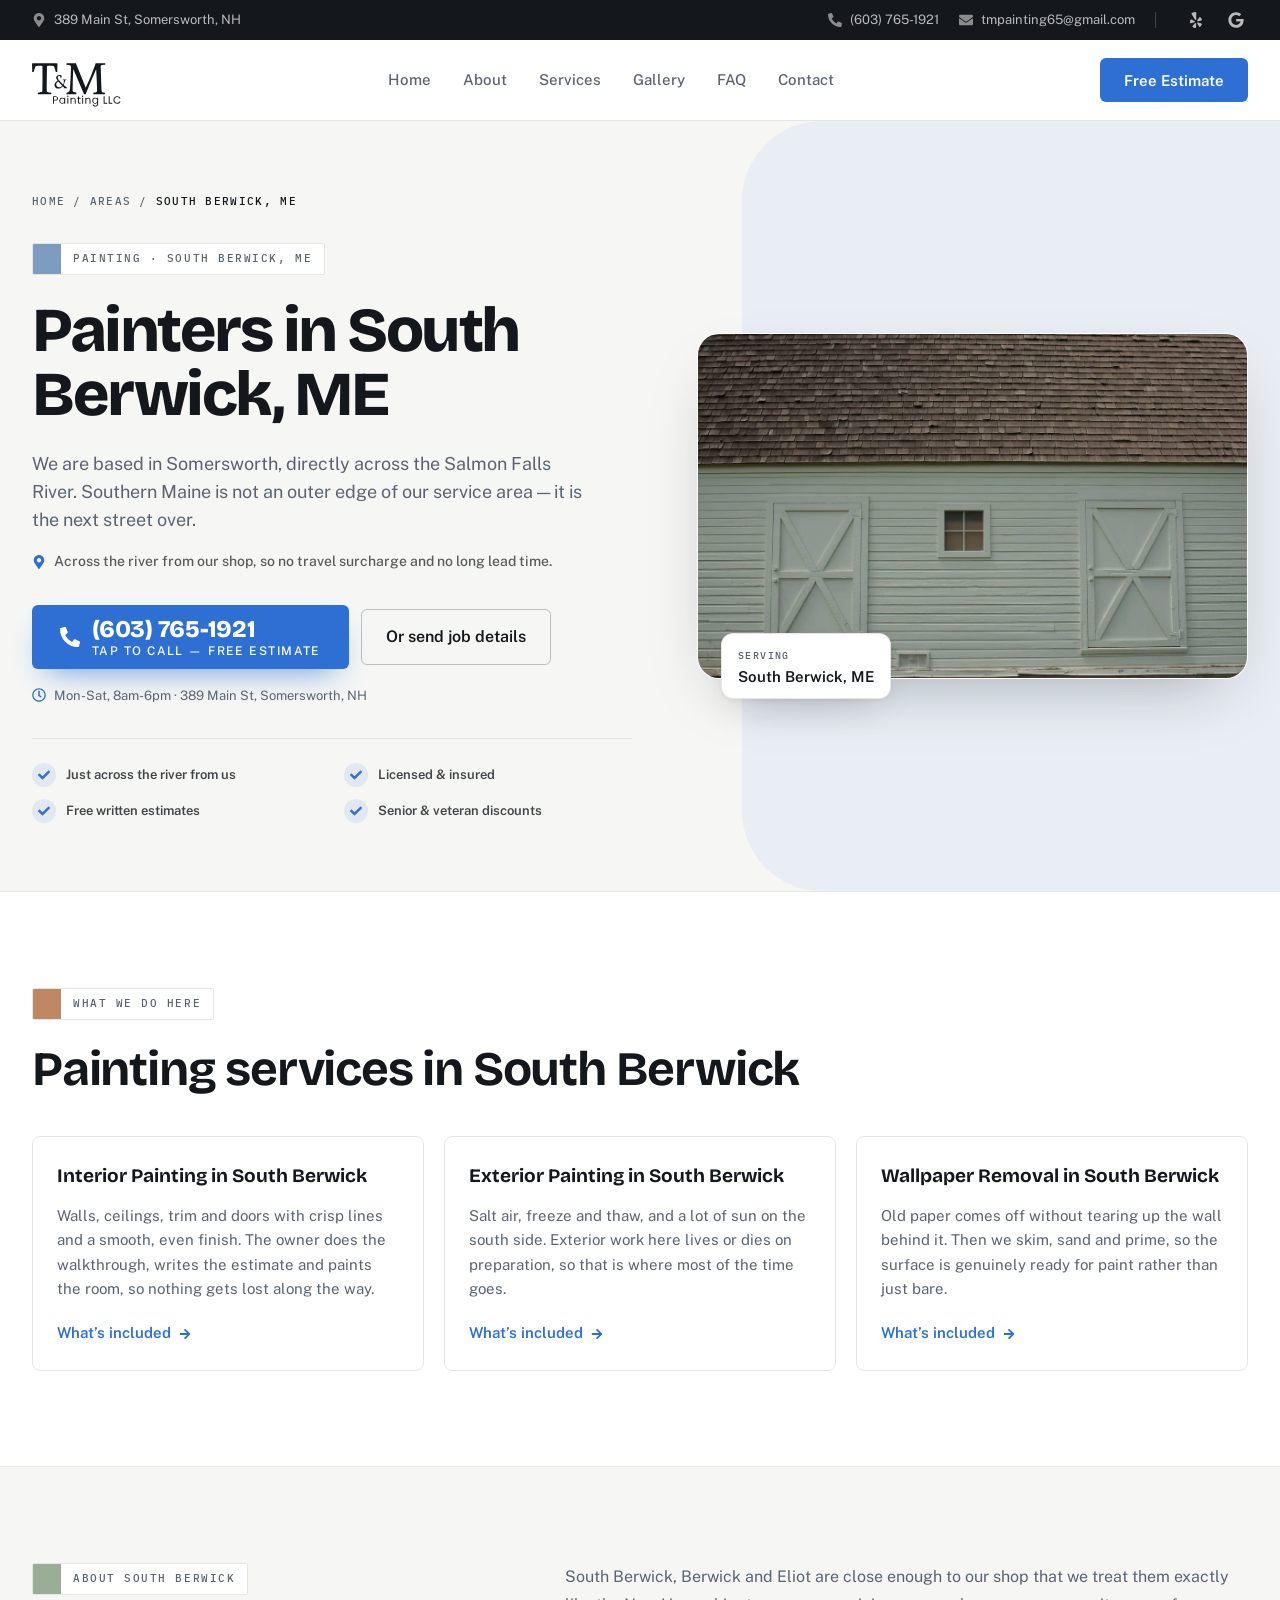
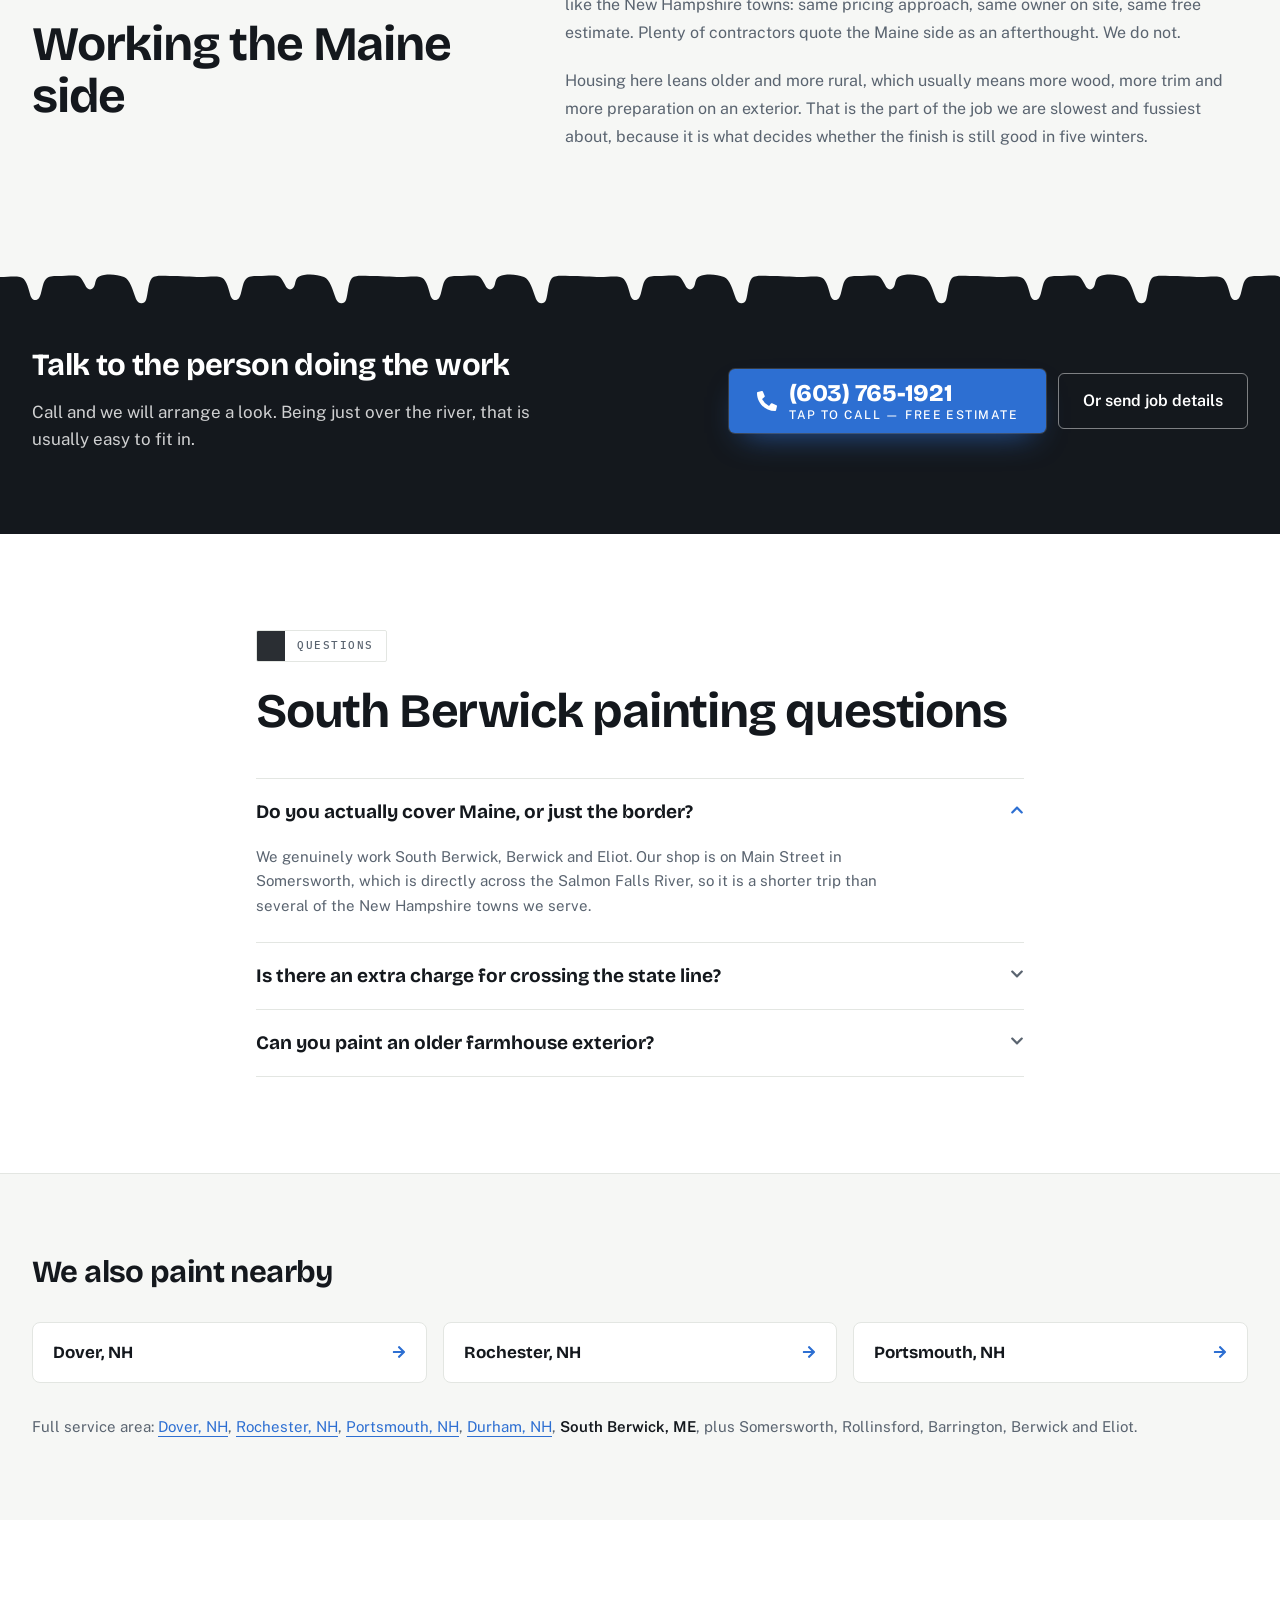
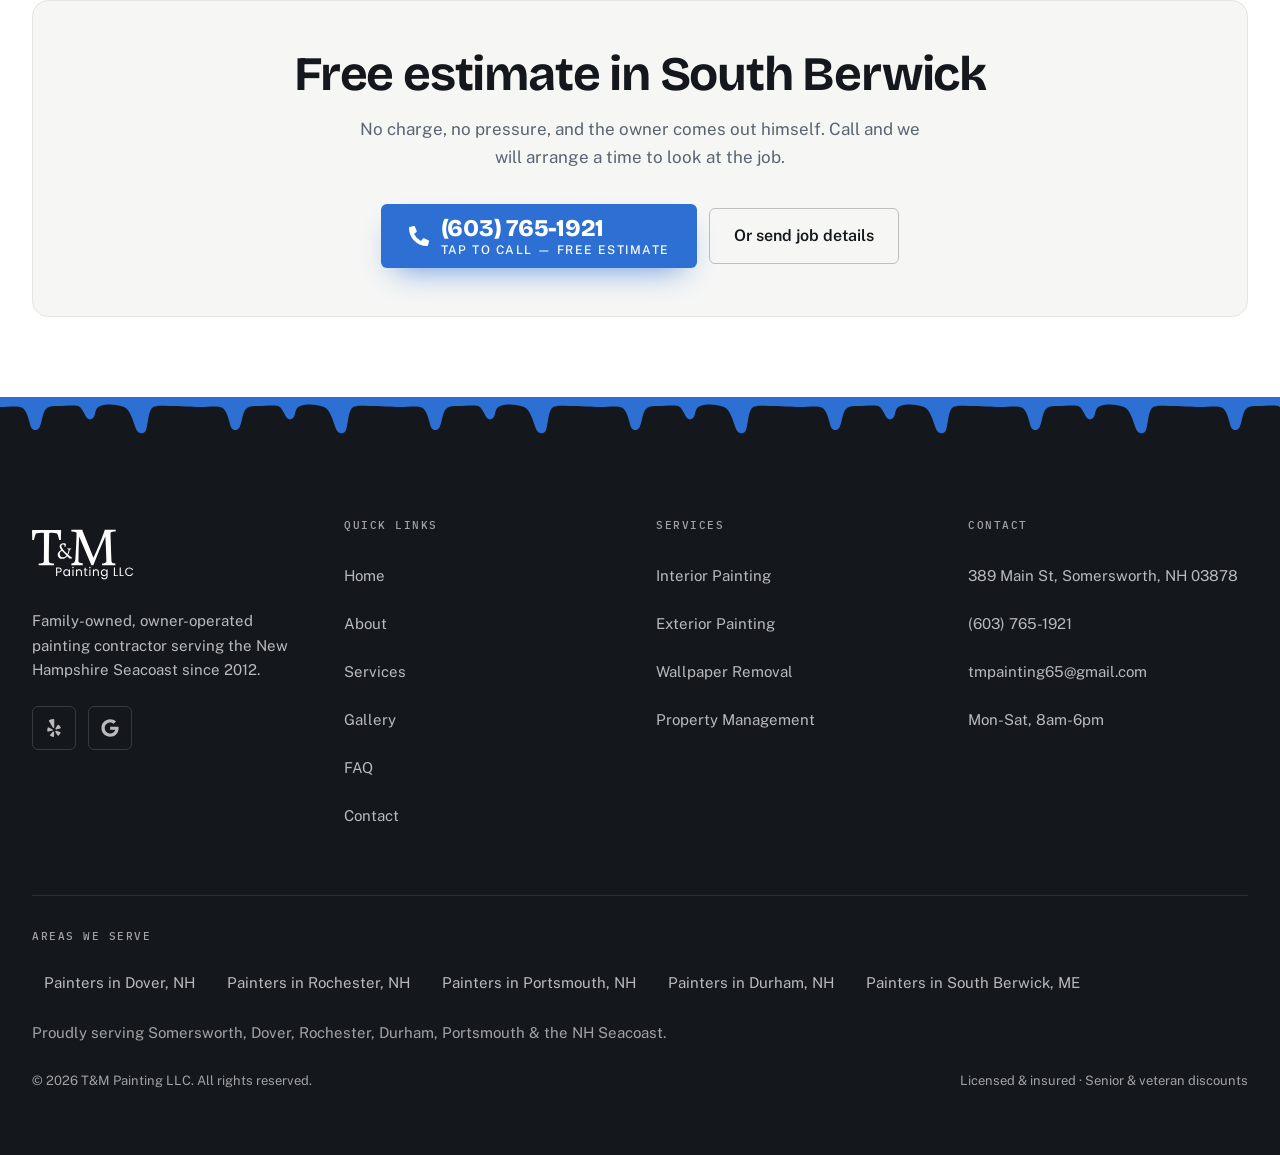
<file: painters/south-berwick-me/index.html>
<!DOCTYPE html><html lang="en-US"><head><meta charSet="utf-8"/><meta http-equiv="x-ua-compatible" content="ie=edge"/><meta name="viewport" content="width=device-width, initial-scale=1, shrink-to-fit=no"/><meta name="generator" content="Gatsby 5.16.1"/><meta name="theme-color" content="#14181D"/><meta name="description" content="Painters in South Berwick, Maine. Interior, exterior and wallpaper removal from an owner-operated crew just across the river. Call (603) 765-1921." data-gatsby-head="true"/><meta name="robots" content="index,follow" data-gatsby-head="true"/><meta name="format-detection" content="telephone=no" data-gatsby-head="true"/><meta property="og:type" content="website" data-gatsby-head="true"/><meta property="og:site_name" content="T&amp;M Painting LLC" data-gatsby-head="true"/><meta property="og:title" content="South Berwick, ME Painters | House Painting | T&amp;M Painting" data-gatsby-head="true"/><meta property="og:description" content="Painters in South Berwick, Maine. Interior, exterior and wallpaper removal from an owner-operated crew just across the river. Call (603) 765-1921." data-gatsby-head="true"/><meta property="og:url" content="https://tandmpaintingllc.com/painters/south-berwick-me/" data-gatsby-head="true"/><meta property="og:locale" content="en_US" data-gatsby-head="true"/><meta property="og:image" content="https://tandmpaintingllc.com/og-south-berwick-me.jpg" data-gatsby-head="true"/><meta property="og:image:width" content="1200" data-gatsby-head="true"/><meta property="og:image:height" content="630" data-gatsby-head="true"/><meta property="og:image:alt" content="T&amp;M Painting LLC — Interior &amp; exterior painting for the NH Seacoast" data-gatsby-head="true"/><meta name="twitter:card" content="summary_large_image" data-gatsby-head="true"/><meta name="twitter:title" content="South Berwick, ME Painters | House Painting | T&amp;M Painting" data-gatsby-head="true"/><meta name="twitter:description" content="Painters in South Berwick, Maine. Interior, exterior and wallpaper removal from an owner-operated crew just across the river. Call (603) 765-1921." data-gatsby-head="true"/><meta name="twitter:image" content="https://tandmpaintingllc.com/og-south-berwick-me.jpg" data-gatsby-head="true"/><meta name="twitter:image:alt" content="T&amp;M Painting LLC — Interior &amp; exterior painting for the NH Seacoast" data-gatsby-head="true"/><meta name="geo.region" content="US-NH" data-gatsby-head="true"/><meta name="geo.placename" content="Somersworth" data-gatsby-head="true"/><meta name="geo.position" content="43.2458412;-70.8527675" data-gatsby-head="true"/><style data-href="/styles.1beef4822a8ade3ed57e.css" data-identity="gatsby-global-css">*,:after,:before{--tw-border-spacing-x:0;--tw-border-spacing-y:0;--tw-translate-x:0;--tw-translate-y:0;--tw-rotate:0;--tw-skew-x:0;--tw-skew-y:0;--tw-scale-x:1;--tw-scale-y:1;--tw-pan-x: ;--tw-pan-y: ;--tw-pinch-zoom: ;--tw-scroll-snap-strictness:proximity;--tw-gradient-from-position: ;--tw-gradient-via-position: ;--tw-gradient-to-position: ;--tw-ordinal: ;--tw-slashed-zero: ;--tw-numeric-figure: ;--tw-numeric-spacing: ;--tw-numeric-fraction: ;--tw-ring-inset: ;--tw-ring-offset-width:0px;--tw-ring-offset-color:#fff;--tw-ring-color:rgba(59,130,246,.5);--tw-ring-offset-shadow:0 0 #0000;--tw-ring-shadow:0 0 #0000;--tw-shadow:0 0 #0000;--tw-shadow-colored:0 0 #0000;--tw-blur: ;--tw-brightness: ;--tw-contrast: ;--tw-grayscale: ;--tw-hue-rotate: ;--tw-invert: ;--tw-saturate: ;--tw-sepia: ;--tw-drop-shadow: ;--tw-backdrop-blur: ;--tw-backdrop-brightness: ;--tw-backdrop-contrast: ;--tw-backdrop-grayscale: ;--tw-backdrop-hue-rotate: ;--tw-backdrop-invert: ;--tw-backdrop-opacity: ;--tw-backdrop-saturate: ;--tw-backdrop-sepia: ;--tw-contain-size: ;--tw-contain-layout: ;--tw-contain-paint: ;--tw-contain-style: }::backdrop{--tw-border-spacing-x:0;--tw-border-spacing-y:0;--tw-translate-x:0;--tw-translate-y:0;--tw-rotate:0;--tw-skew-x:0;--tw-skew-y:0;--tw-scale-x:1;--tw-scale-y:1;--tw-pan-x: ;--tw-pan-y: ;--tw-pinch-zoom: ;--tw-scroll-snap-strictness:proximity;--tw-gradient-from-position: ;--tw-gradient-via-position: ;--tw-gradient-to-position: ;--tw-ordinal: ;--tw-slashed-zero: ;--tw-numeric-figure: ;--tw-numeric-spacing: ;--tw-numeric-fraction: ;--tw-ring-inset: ;--tw-ring-offset-width:0px;--tw-ring-offset-color:#fff;--tw-ring-color:rgba(59,130,246,.5);--tw-ring-offset-shadow:0 0 #0000;--tw-ring-shadow:0 0 #0000;--tw-shadow:0 0 #0000;--tw-shadow-colored:0 0 #0000;--tw-blur: ;--tw-brightness: ;--tw-contrast: ;--tw-grayscale: ;--tw-hue-rotate: ;--tw-invert: ;--tw-saturate: ;--tw-sepia: ;--tw-drop-shadow: ;--tw-backdrop-blur: ;--tw-backdrop-brightness: ;--tw-backdrop-contrast: ;--tw-backdrop-grayscale: ;--tw-backdrop-hue-rotate: ;--tw-backdrop-invert: ;--tw-backdrop-opacity: ;--tw-backdrop-saturate: ;--tw-backdrop-sepia: ;--tw-contain-size: ;--tw-contain-layout: ;--tw-contain-paint: ;--tw-contain-style: }/*
! tailwindcss v3.4.19 | MIT License | https://tailwindcss.com
*/*,:after,:before{border:0 solid #e5e7eb;box-sizing:border-box}:after,:before{--tw-content:""}:host,html{-webkit-text-size-adjust:100%;font-feature-settings:normal;-webkit-tap-highlight-color:transparent;font-family:Public Sans,ui-sans-serif,system-ui,sans-serif;font-variation-settings:normal;line-height:1.5;-moz-tab-size:4;-o-tab-size:4;tab-size:4}body{line-height:inherit;margin:0}hr{border-top-width:1px;color:inherit;height:0}abbr:where([title]){-webkit-text-decoration:underline dotted;text-decoration:underline dotted}h1,h2,h3,h4,h5,h6{font-size:inherit;font-weight:inherit}a{color:inherit;text-decoration:inherit}b,strong{font-weight:bolder}code,kbd,pre,samp{font-feature-settings:normal;font-family:IBM Plex Mono,ui-monospace,SFMono-Regular,monospace;font-size:1em;font-variation-settings:normal}small{font-size:80%}sub,sup{font-size:75%;line-height:0;position:relative;vertical-align:baseline}sub{bottom:-.25em}sup{top:-.5em}table{border-collapse:collapse;border-color:inherit;text-indent:0}button,input,optgroup,select,textarea{font-feature-settings:inherit;color:inherit;font-family:inherit;font-size:100%;font-variation-settings:inherit;font-weight:inherit;letter-spacing:inherit;line-height:inherit;margin:0;padding:0}button,select{text-transform:none}button,input:where([type=button]),input:where([type=reset]),input:where([type=submit]){-webkit-appearance:button;background-color:transparent;background-image:none}:-moz-focusring{outline:auto}:-moz-ui-invalid{box-shadow:none}progress{vertical-align:baseline}::-webkit-inner-spin-button,::-webkit-outer-spin-button{height:auto}[type=search]{-webkit-appearance:textfield;outline-offset:-2px}::-webkit-search-decoration{-webkit-appearance:none}::-webkit-file-upload-button{-webkit-appearance:button;font:inherit}summary{display:list-item}blockquote,dd,dl,figure,h1,h2,h3,h4,h5,h6,hr,p,pre{margin:0}fieldset{margin:0}fieldset,legend{padding:0}menu,ol,ul{list-style:none;margin:0;padding:0}dialog{padding:0}textarea{resize:vertical}input::-moz-placeholder,textarea::-moz-placeholder{color:#9ca3af;opacity:1}input::placeholder,textarea::placeholder{color:#9ca3af;opacity:1}[role=button],button{cursor:pointer}:disabled{cursor:default}audio,canvas,embed,iframe,img,object,svg,video{display:block;vertical-align:middle}img,video{height:auto;max-width:100%}[hidden]:where(:not([hidden=until-found])){display:none}@font-face{font-display:swap;font-family:Bricolage Grotesque;font-style:normal;font-weight:700;src:url(/fonts/bricolage-grotesque-latin-700-normal.woff2) format("woff2");unicode-range:u+00??,u+0131,u+0152-0153,u+02bb-02bc,u+02c6,u+02da,u+02dc,u+0304,u+0308,u+0329,u+2000-206f,u+20ac,u+2122,u+2191,u+2193,u+2212,u+2215,u+feff,u+fffd}@font-face{font-display:swap;font-family:Bricolage Grotesque;font-style:normal;font-weight:800;src:url(/fonts/bricolage-grotesque-latin-800-normal.woff2) format("woff2");unicode-range:u+00??,u+0131,u+0152-0153,u+02bb-02bc,u+02c6,u+02da,u+02dc,u+0304,u+0308,u+0329,u+2000-206f,u+20ac,u+2122,u+2191,u+2193,u+2212,u+2215,u+feff,u+fffd}@font-face{font-display:swap;font-family:Public Sans;font-style:normal;font-weight:400;src:url(/fonts/public-sans-latin-400-normal.woff2) format("woff2");unicode-range:u+00??,u+0131,u+0152-0153,u+02bb-02bc,u+02c6,u+02da,u+02dc,u+0304,u+0308,u+0329,u+2000-206f,u+20ac,u+2122,u+2191,u+2193,u+2212,u+2215,u+feff,u+fffd}@font-face{font-display:swap;font-family:Public Sans;font-style:normal;font-weight:500;src:url(/fonts/public-sans-latin-500-normal.woff2) format("woff2");unicode-range:u+00??,u+0131,u+0152-0153,u+02bb-02bc,u+02c6,u+02da,u+02dc,u+0304,u+0308,u+0329,u+2000-206f,u+20ac,u+2122,u+2191,u+2193,u+2212,u+2215,u+feff,u+fffd}@font-face{font-display:swap;font-family:Public Sans;font-style:normal;font-weight:600;src:url(/fonts/public-sans-latin-600-normal.woff2) format("woff2");unicode-range:u+00??,u+0131,u+0152-0153,u+02bb-02bc,u+02c6,u+02da,u+02dc,u+0304,u+0308,u+0329,u+2000-206f,u+20ac,u+2122,u+2191,u+2193,u+2212,u+2215,u+feff,u+fffd}@font-face{font-display:swap;font-family:IBM Plex Mono;font-style:normal;font-weight:500;src:url(/fonts/ibm-plex-mono-latin-500-normal.woff2) format("woff2");unicode-range:u+00??,u+0131,u+0152-0153,u+02bb-02bc,u+02c6,u+02da,u+02dc,u+0304,u+0308,u+0329,u+2000-206f,u+20ac,u+2122,u+2191,u+2193,u+2212,u+2215,u+feff,u+fffd}:root{--topbar-h:0px;--header-h:73px;--chrome-h:calc(var(--topbar-h) + var(--header-h))}@media (min-width:1024px){:root{--topbar-h:40px;--header-h:81px}}html{-webkit-text-size-adjust:100%;scroll-behavior:smooth}body{--tw-bg-opacity:1;--tw-text-opacity:1;-webkit-font-smoothing:antialiased;-moz-osx-font-smoothing:grayscale;background-color:rgb(246 247 245/var(--tw-bg-opacity,1));color:rgb(20 24 29/var(--tw-text-opacity,1));font-family:Public Sans,ui-sans-serif,system-ui,sans-serif;font-size:16px;font-weight:400;line-height:1.625;text-rendering:optimizeLegibility}@media (min-width:768px){body{font-size:17px}}h1,h2,h3{--tw-text-opacity:1;color:rgb(20 24 29/var(--tw-text-opacity,1));font-family:Bricolage Grotesque,ui-sans-serif,system-ui,sans-serif}div[id],section[id]{scroll-margin-top:88px}@media (min-width:1024px){div[id],section[id]{scroll-margin-top:80px}}:focus-visible{border-radius:2px;outline:2px solid #2d6fd2;outline-offset:2px}::-moz-selection{background:#2d6fd2;color:#fff}::selection{background:#2d6fd2;color:#fff}.container{width:100%}@media (min-width:640px){.container{max-width:640px}}@media (min-width:768px){.container{max-width:768px}}@media (min-width:1024px){.container{max-width:1024px}}@media (min-width:1280px){.container{max-width:1280px}}@media (min-width:1536px){.container{max-width:1536px}}.shell{margin-left:auto;margin-right:auto;max-width:1280px;padding-left:1.25rem;padding-right:1.25rem;width:100%}@media (min-width:640px){.shell{padding-left:1.5rem;padding-right:1.5rem}}@media (min-width:1024px){.shell{padding-left:2rem;padding-right:2rem}}.main-offset{padding-top:var(--chrome-h)}.btn,.btn-primary{align-items:center;border-radius:.375rem;display:inline-flex;font-size:15px;font-weight:600;gap:.5rem;justify-content:center;line-height:1;min-height:44px;padding-left:1.5rem;padding-right:1.5rem;transition-duration:.2s;transition-property:color,background-color,border-color,text-decoration-color,fill,stroke;transition-timing-function:cubic-bezier(.4,0,.2,1)}.btn-primary{--tw-bg-opacity:1;--tw-text-opacity:1;background-color:rgb(45 111 210/var(--tw-bg-opacity,1));color:rgb(255 255 255/var(--tw-text-opacity,1))}.btn-primary:hover{--tw-bg-opacity:1;background-color:rgb(31 85 168/var(--tw-bg-opacity,1))}.btn-ghost-light{--tw-text-opacity:1;align-items:center;border-color:hsla(0,0%,100%,.45);border-radius:.375rem;border-width:1px;color:rgb(255 255 255/var(--tw-text-opacity,1));display:inline-flex;font-size:15px;font-weight:600;gap:.5rem;justify-content:center;line-height:1;min-height:44px;padding-left:1.5rem;padding-right:1.5rem;transition-duration:.2s;transition-property:color,background-color,border-color,text-decoration-color,fill,stroke;transition-timing-function:cubic-bezier(.4,0,.2,1)}.btn-ghost-light:hover{--tw-border-opacity:1;background-color:hsla(0,0%,100%,.1);border-color:rgb(255 255 255/var(--tw-border-opacity,1))}.btn-outline-ink{--tw-text-opacity:1;align-items:center;border-color:rgba(20,24,29,.25);border-radius:.375rem;border-width:1px;color:rgb(20 24 29/var(--tw-text-opacity,1));display:inline-flex;font-size:15px;font-weight:600;gap:.5rem;justify-content:center;line-height:1;min-height:44px;padding-left:1.5rem;padding-right:1.5rem;transition-duration:.2s;transition-property:color,background-color,border-color,text-decoration-color,fill,stroke;transition-timing-function:cubic-bezier(.4,0,.2,1)}.btn-outline-ink:hover{--tw-border-opacity:1;background-color:rgba(20,24,29,.04);border-color:rgb(20 24 29/var(--tw-border-opacity,1))}.eyebrow-label{font-family:IBM Plex Mono,ui-monospace,SFMono-Regular,monospace;font-size:11px;font-weight:500;letter-spacing:.14em;text-transform:uppercase}.link-tape{--tw-text-opacity:1;color:rgb(45 111 210/var(--tw-text-opacity,1));text-decoration-line:underline;text-underline-offset:4px;transition-duration:.15s;transition-property:color,background-color,border-color,text-decoration-color,fill,stroke;transition-timing-function:cubic-bezier(.4,0,.2,1)}.link-tape:hover{--tw-text-opacity:1;color:rgb(31 85 168/var(--tw-text-opacity,1))}.sr-only{clip:rect(0,0,0,0);border-width:0;height:1px;margin:-1px;overflow:hidden;padding:0;position:absolute;white-space:nowrap;width:1px}.pointer-events-none{pointer-events:none}.visible{visibility:visible}.invisible{visibility:hidden}.static{position:static}.fixed{position:fixed}.absolute{position:absolute}.relative{position:relative}.sticky{position:sticky}.inset-0{inset:0}.inset-x-0{left:0;right:0}.inset-x-3{left:.75rem;right:.75rem}.inset-x-\[-5\%\]{left:-5%;right:-5%}.inset-y-0{bottom:0;top:0}.-bottom-1{bottom:-.25rem}.-bottom-4{bottom:-1rem}.-bottom-5{bottom:-1.25rem}.-left-2{left:-.5rem}.-left-24{left:-6rem}.-right-20{right:-5rem}.-top-2{top:-.5rem}.-top-20{top:-5rem}.bottom-0{bottom:0}.bottom-1\.5{bottom:.375rem}.bottom-\[-18px\]{bottom:-18px}.left-0{left:0}.left-5{left:1.25rem}.left-6{left:1.5rem}.left-\[-3\%\]{left:-3%}.right-0{right:0}.right-5{right:1.25rem}.top-0{top:0}.top-0\.5{top:.125rem}.top-44{top:11rem}.top-5{top:1.25rem}.top-\[-1\%\]{top:-1%}.top-\[13px\]{top:13px}.top-\[7px\]{top:7px}.isolate{isolation:isolate}.-z-10{z-index:-10}.-z-20{z-index:-20}.z-10{z-index:10}.z-40{z-index:40}.z-50{z-index:50}.z-\[60\]{z-index:60}.z-\[70\]{z-index:70}.-m-2{margin:-.5rem}.mx-auto{margin-left:auto;margin-right:auto}.-mr-2{margin-right:-.5rem}.mb-14{margin-bottom:3.5rem}.mb-2{margin-bottom:.5rem}.mb-5{margin-bottom:1.25rem}.mb-7{margin-bottom:1.75rem}.ml-0\.5{margin-left:.125rem}.mt-0\.5{margin-top:.125rem}.mt-1{margin-top:.25rem}.mt-1\.5{margin-top:.375rem}.mt-10{margin-top:2.5rem}.mt-12{margin-top:3rem}.mt-14{margin-top:3.5rem}.mt-2{margin-top:.5rem}.mt-3{margin-top:.75rem}.mt-4{margin-top:1rem}.mt-5{margin-top:1.25rem}.mt-6{margin-top:1.5rem}.mt-7{margin-top:1.75rem}.mt-8{margin-top:2rem}.mt-9{margin-top:2.25rem}.mt-auto{margin-top:auto}.block{display:block}.inline-block{display:inline-block}.flex{display:flex}.inline-flex{display:inline-flex}.grid{display:grid}.hidden{display:none}.h-0\.5{height:.125rem}.h-1\.5{height:.375rem}.h-10{height:2.5rem}.h-11{height:2.75rem}.h-12{height:3rem}.h-16{height:4rem}.h-2\.5{height:.625rem}.h-3{height:.75rem}.h-3\.5{height:.875rem}.h-4{height:1rem}.h-5{height:1.25rem}.h-6{height:1.5rem}.h-64{height:16rem}.h-9{height:2.25rem}.h-\[100dvh\]{height:100dvh}.h-\[18px\]{height:18px}.h-\[19px\]{height:19px}.h-\[72px\]{height:72px}.h-\[76px\]{height:76px}.h-\[95\%\]{height:95%}.h-full{height:100%}.max-h-0{max-height:0}.max-h-10{max-height:2.5rem}.min-h-\[26px\]{min-height:26px}.min-h-\[44px\]{min-height:44px}.min-h-\[460px\]{min-height:460px}.min-h-\[48px\]{min-height:48px}.min-h-\[52px\]{min-height:52px}.min-h-\[54px\]{min-height:54px}.min-h-\[56px\]{min-height:56px}.min-h-\[64px\]{min-height:64px}.min-h-\[68px\]{min-height:68px}.min-h-screen{min-height:100vh}.w-1\/2{width:50%}.w-10{width:2.5rem}.w-11{width:2.75rem}.w-12{width:3rem}.w-16{width:4rem}.w-2\.5{width:.625rem}.w-3{width:.75rem}.w-3\.5{width:.875rem}.w-4{width:1rem}.w-5{width:1.25rem}.w-6{width:1.5rem}.w-64{width:16rem}.w-9{width:2.25rem}.w-\[104\%\]{width:104%}.w-\[106\%\]{width:106%}.w-\[110\%\]{width:110%}.w-\[18px\]{width:18px}.w-\[19px\]{width:19px}.w-\[42\%\]{width:42%}.w-\[min\(88vw\2c 360px\)\]{width:min(88vw,360px)}.w-auto{width:auto}.w-fit{width:-moz-fit-content;width:fit-content}.w-full{width:100%}.w-px{width:1px}.min-w-0{min-width:0}.max-w-2xl{max-width:42rem}.max-w-3xl{max-width:48rem}.max-w-\[20ch\]{max-width:20ch}.max-w-\[500px\]{max-width:500px}.max-w-\[520px\]{max-width:520px}.max-w-\[560px\]{max-width:560px}.max-w-\[570px\]{max-width:570px}.max-w-\[600px\]{max-width:600px}.max-w-\[650px\]{max-width:650px}.max-w-\[720px\]{max-width:720px}.max-w-lg{max-width:32rem}.max-w-md{max-width:28rem}.max-w-xl{max-width:36rem}.max-w-xs{max-width:20rem}.flex-1{flex:1 1 0%}.shrink-0{flex-shrink:0}.origin-left{transform-origin:left}.translate-x-0{--tw-translate-x:0px}.translate-x-0,.translate-x-4{transform:translate(var(--tw-translate-x),var(--tw-translate-y)) rotate(var(--tw-rotate)) skewX(var(--tw-skew-x)) skewY(var(--tw-skew-y)) scaleX(var(--tw-scale-x)) scaleY(var(--tw-scale-y))}.translate-x-4{--tw-translate-x:1rem}.translate-x-full{--tw-translate-x:100%}.translate-x-full,.translate-y-0{transform:translate(var(--tw-translate-x),var(--tw-translate-y)) rotate(var(--tw-rotate)) skewX(var(--tw-skew-x)) skewY(var(--tw-skew-y)) scaleX(var(--tw-scale-x)) scaleY(var(--tw-scale-y))}.translate-y-0{--tw-translate-y:0px}.translate-y-2{--tw-translate-y:0.5rem}.-rotate-2,.translate-y-2{transform:translate(var(--tw-translate-x),var(--tw-translate-y)) rotate(var(--tw-rotate)) skewX(var(--tw-skew-x)) skewY(var(--tw-skew-y)) scaleX(var(--tw-scale-x)) scaleY(var(--tw-scale-y))}.-rotate-2{--tw-rotate:-2deg}.-rotate-45{--tw-rotate:-45deg}.-rotate-45,.-rotate-\[1\.4deg\]{transform:translate(var(--tw-translate-x),var(--tw-translate-y)) rotate(var(--tw-rotate)) skewX(var(--tw-skew-x)) skewY(var(--tw-skew-y)) scaleX(var(--tw-scale-x)) scaleY(var(--tw-scale-y))}.-rotate-\[1\.4deg\]{--tw-rotate:-1.4deg}.rotate-0{--tw-rotate:0deg}.rotate-0,.rotate-180{transform:translate(var(--tw-translate-x),var(--tw-translate-y)) rotate(var(--tw-rotate)) skewX(var(--tw-skew-x)) skewY(var(--tw-skew-y)) scaleX(var(--tw-scale-x)) scaleY(var(--tw-scale-y))}.rotate-180{--tw-rotate:180deg}.rotate-45{--tw-rotate:45deg}.rotate-45,.scale-x-0{transform:translate(var(--tw-translate-x),var(--tw-translate-y)) rotate(var(--tw-rotate)) skewX(var(--tw-skew-x)) skewY(var(--tw-skew-y)) scaleX(var(--tw-scale-x)) scaleY(var(--tw-scale-y))}.scale-x-0{--tw-scale-x:0}.scale-x-100{--tw-scale-x:1;transform:translate(var(--tw-translate-x),var(--tw-translate-y)) rotate(var(--tw-rotate)) skewX(var(--tw-skew-x)) skewY(var(--tw-skew-y)) scaleX(var(--tw-scale-x)) scaleY(var(--tw-scale-y))}.resize-y{resize:vertical}.appearance-none{-webkit-appearance:none;-moz-appearance:none;appearance:none}.break-inside-avoid{-moz-column-break-inside:avoid;break-inside:avoid}.grid-cols-1{grid-template-columns:repeat(1,minmax(0,1fr))}.grid-cols-2{grid-template-columns:repeat(2,minmax(0,1fr))}.grid-rows-\[0fr\]{grid-template-rows:0fr}.grid-rows-\[1fr\]{grid-template-rows:1fr}.flex-col{flex-direction:column}.flex-wrap{flex-wrap:wrap}.items-start{align-items:flex-start}.items-end{align-items:flex-end}.items-center{align-items:center}.items-stretch{align-items:stretch}.justify-center{justify-content:center}.justify-between{justify-content:space-between}.gap-1{gap:.25rem}.gap-1\.5{gap:.375rem}.gap-10{gap:2.5rem}.gap-12{gap:3rem}.gap-14{gap:3.5rem}.gap-2{gap:.5rem}.gap-2\.5{gap:.625rem}.gap-3{gap:.75rem}.gap-4{gap:1rem}.gap-5{gap:1.25rem}.gap-6{gap:1.5rem}.gap-8{gap:2rem}.gap-x-2{-moz-column-gap:.5rem;column-gap:.5rem}.gap-x-6{-moz-column-gap:1.5rem;column-gap:1.5rem}.gap-x-8{-moz-column-gap:2rem;column-gap:2rem}.gap-y-1{row-gap:.25rem}.gap-y-3{row-gap:.75rem}.gap-y-4{row-gap:1rem}.gap-y-5{row-gap:1.25rem}.gap-y-6{row-gap:1.5rem}.space-y-1>:not([hidden])~:not([hidden]){--tw-space-y-reverse:0;margin-bottom:calc(.25rem*var(--tw-space-y-reverse));margin-top:calc(.25rem*(1 - var(--tw-space-y-reverse)))}.space-y-5>:not([hidden])~:not([hidden]){--tw-space-y-reverse:0;margin-bottom:calc(1.25rem*var(--tw-space-y-reverse));margin-top:calc(1.25rem*(1 - var(--tw-space-y-reverse)))}.divide-y>:not([hidden])~:not([hidden]){--tw-divide-y-reverse:0;border-bottom-width:calc(1px*var(--tw-divide-y-reverse));border-top-width:calc(1px*(1 - var(--tw-divide-y-reverse)))}.divide-mist>:not([hidden])~:not([hidden]){--tw-divide-opacity:1;border-color:rgb(227 230 226/var(--tw-divide-opacity,1))}.self-start{align-self:flex-start}.overflow-hidden{overflow:hidden}.overflow-visible{overflow:visible}.overflow-y-auto{overflow-y:auto}.whitespace-nowrap{white-space:nowrap}.break-words{overflow-wrap:break-word}.break-all{word-break:break-all}.rounded-2xl{border-radius:1rem}.rounded-\[22px\]{border-radius:22px}.rounded-\[26px\]{border-radius:26px}.rounded-\[28px\]{border-radius:28px}.rounded-full{border-radius:9999px}.rounded-lg{border-radius:.5rem}.rounded-md{border-radius:.375rem}.rounded-sm{border-radius:.125rem}.rounded-xl{border-radius:.75rem}.rounded-l-\[5rem\]{border-bottom-left-radius:5rem;border-top-left-radius:5rem}.border{border-width:1px}.border-2{border-width:2px}.border-\[42px\]{border-width:42px}.border-y{border-top-width:1px}.border-b,.border-y{border-bottom-width:1px}.border-t{border-top-width:1px}.border-ink\/25{border-color:rgba(20,24,29,.25)}.border-mist{--tw-border-opacity:1;border-color:rgb(227 230 226/var(--tw-border-opacity,1))}.border-mist\/70{border-color:hsla(105,7%,89%,.7)}.border-mist\/90{border-color:hsla(105,7%,89%,.9)}.border-red-500{--tw-border-opacity:1;border-color:rgb(239 68 68/var(--tw-border-opacity,1))}.border-tape{--tw-border-opacity:1;border-color:rgb(45 111 210/var(--tw-border-opacity,1))}.border-tape\/15{border-color:rgba(45,111,210,.15)}.border-tape\/\[0\.035\]{border-color:rgba(45,111,210,.035)}.border-white\/10{border-color:hsla(0,0%,100%,.1)}.border-white\/15{border-color:hsla(0,0%,100%,.15)}.border-white\/25{border-color:hsla(0,0%,100%,.25)}.border-white\/30{border-color:hsla(0,0%,100%,.3)}.border-white\/35{border-color:hsla(0,0%,100%,.35)}.border-white\/45{border-color:hsla(0,0%,100%,.45)}.border-white\/80{border-color:hsla(0,0%,100%,.8)}.bg-\[\#4285F4\]\/10{background-color:rgba(66,133,244,.1)}.bg-chip-clay{--tw-bg-opacity:1;background-color:rgb(192 136 98/var(--tw-bg-opacity,1))}.bg-chip-dusty{--tw-bg-opacity:1;background-color:rgb(126 155 192/var(--tw-bg-opacity,1))}.bg-chip-offblack{--tw-bg-opacity:1;background-color:rgb(42 46 51/var(--tw-bg-opacity,1))}.bg-chip-sage{--tw-bg-opacity:1;background-color:rgb(154 173 150/var(--tw-bg-opacity,1))}.bg-current{background-color:currentColor}.bg-ink{--tw-bg-opacity:1;background-color:rgb(20 24 29/var(--tw-bg-opacity,1))}.bg-ink\/20{background-color:rgba(20,24,29,.2)}.bg-ink\/40{background-color:rgba(20,24,29,.4)}.bg-ink\/75{background-color:rgba(20,24,29,.75)}.bg-ink\/80{background-color:rgba(20,24,29,.8)}.bg-primer{--tw-bg-opacity:1;background-color:rgb(246 247 245/var(--tw-bg-opacity,1))}.bg-red-50{--tw-bg-opacity:1;background-color:rgb(254 242 242/var(--tw-bg-opacity,1))}.bg-tape{--tw-bg-opacity:1;background-color:rgb(45 111 210/var(--tw-bg-opacity,1))}.bg-tape\/10{background-color:rgba(45,111,210,.1)}.bg-tape\/20{background-color:rgba(45,111,210,.2)}.bg-tape\/\[0\.055\]{background-color:rgba(45,111,210,.055)}.bg-tape\/\[0\.07\]{background-color:rgba(45,111,210,.07)}.bg-white{--tw-bg-opacity:1;background-color:rgb(255 255 255/var(--tw-bg-opacity,1))}.bg-white\/10{background-color:hsla(0,0%,100%,.1)}.bg-white\/20{background-color:hsla(0,0%,100%,.2)}.bg-white\/95{background-color:hsla(0,0%,100%,.95)}.bg-\[url\(\'data\:image\/svg\+xml\;charset\=utf-8\2c \%3Csvg\%20xmlns\%3D\%22http\%3A\/\/www\.w3\.org\/2000\/svg\%22\%20viewBox\%3D\%220\%200\%2016\%2016\%22\%20fill\%3D\%22\%235A6470\%22\%3E\%3Cpath\%20d\%3D\%22M4\.5\%206\.5L8\%2010l3\.5-3\.5z\%22\/\%3E\%3C\/svg\%3E\'\)\]{background-image:url("data:image/svg+xml;charset=utf-8,%3Csvg xmlns='http://www.w3.org/2000/svg' fill='%235A6470' viewBox='0 0 16 16'%3E%3Cpath d='M4.5 6.5 8 10l3.5-3.5z'/%3E%3C/svg%3E")}.bg-\[length\:20px_20px\]{background-size:20px 20px}.bg-\[right_14px_center\]{background-position:right 14px center}.bg-no-repeat{background-repeat:no-repeat}.p-2{padding:.5rem}.p-6{padding:1.5rem}.p-7{padding:1.75rem}.px-2{padding-left:.5rem;padding-right:.5rem}.px-2\.5{padding-left:.625rem;padding-right:.625rem}.px-3{padding-left:.75rem;padding-right:.75rem}.px-3\.5{padding-left:.875rem;padding-right:.875rem}.px-4{padding-left:1rem;padding-right:1rem}.px-5{padding-left:1.25rem;padding-right:1.25rem}.px-6{padding-left:1.5rem;padding-right:1.5rem}.px-7{padding-left:1.75rem;padding-right:1.75rem}.px-8{padding-left:2rem;padding-right:2rem}.py-1{padding-bottom:.25rem;padding-top:.25rem}.py-1\.5{padding-bottom:.375rem;padding-top:.375rem}.py-12{padding-bottom:3rem;padding-top:3rem}.py-14{padding-bottom:3.5rem;padding-top:3.5rem}.py-16{padding-bottom:4rem;padding-top:4rem}.py-2{padding-bottom:.5rem;padding-top:.5rem}.py-20{padding-bottom:5rem;padding-top:5rem}.py-3{padding-bottom:.75rem;padding-top:.75rem}.py-3\.5{padding-bottom:.875rem;padding-top:.875rem}.py-4{padding-bottom:1rem;padding-top:1rem}.py-5{padding-bottom:1.25rem;padding-top:1.25rem}.py-6{padding-bottom:1.5rem;padding-top:1.5rem}.py-7{padding-bottom:1.75rem;padding-top:1.75rem}.py-8{padding-bottom:2rem;padding-top:2rem}.pb-1\.5{padding-bottom:.375rem}.pb-6{padding-bottom:1.5rem}.pb-9{padding-bottom:2.25rem}.pb-\[calc\(0\.5rem\+env\(safe-area-inset-bottom\)\)\]{padding-bottom:calc(.5rem + env(safe-area-inset-bottom))}.pb-\[calc\(5\.5rem\+env\(safe-area-inset-bottom\)\)\]{padding-bottom:calc(5.5rem + env(safe-area-inset-bottom))}.pb-\[max\(20px\2c env\(safe-area-inset-bottom\)\)\]{padding-bottom:max(20px,env(safe-area-inset-bottom))}.pr-1{padding-right:.25rem}.pr-10{padding-right:2.5rem}.pr-11{padding-right:2.75rem}.pt-10{padding-top:2.5rem}.pt-16{padding-top:4rem}.pt-5{padding-top:1.25rem}.pt-6{padding-top:1.5rem}.pt-8{padding-top:2rem}.text-left{text-align:left}.text-center{text-align:center}.align-middle{vertical-align:middle}.font-display{font-family:Bricolage Grotesque,ui-sans-serif,system-ui,sans-serif}.font-mono{font-family:IBM Plex Mono,ui-monospace,SFMono-Regular,monospace}.text-2xl{font-size:1.5rem;line-height:2rem}.text-4xl{font-size:2.25rem;line-height:2.5rem}.text-\[10px\]{font-size:10px}.text-\[11px\]{font-size:11px}.text-\[12px\]{font-size:12px}.text-\[13px\]{font-size:13px}.text-\[14px\]{font-size:14px}.text-\[15px\]{font-size:15px}.text-\[16px\]{font-size:16px}.text-\[17px\]{font-size:17px}.text-\[19px\]{font-size:19px}.text-\[22px\]{font-size:22px}.text-\[88px\]{font-size:88px}.text-\[clamp\(2\.35rem\2c 4\.4vw\2c 3\.6rem\)\]{font-size:clamp(2.35rem,4.4vw,3.6rem)}.text-\[clamp\(2\.5rem\2c 5vw\2c 3\.9rem\)\]{font-size:clamp(2.5rem,5vw,3.9rem)}.text-\[clamp\(3rem\2c 6\.1vw\2c 5\.15rem\)\]{font-size:clamp(3rem,6.1vw,5.15rem)}.text-base{font-size:1rem;line-height:1.5rem}.text-display-lg{font-size:clamp(2rem,4vw,3rem);letter-spacing:-.025em;line-height:1.08}.text-display-md{font-size:clamp(1.5rem,2.4vw,2rem);letter-spacing:-.02em;line-height:1.15}.text-sm{font-size:.875rem;line-height:1.25rem}.text-xl{font-size:1.25rem;line-height:1.75rem}.text-xs{font-size:.75rem;line-height:1rem}.font-bold{font-weight:700}.font-extrabold{font-weight:800}.font-medium{font-weight:500}.font-normal{font-weight:400}.font-semibold{font-weight:600}.uppercase{text-transform:uppercase}.not-italic{font-style:normal}.leading-\[0\.8\]{line-height:.8}.leading-\[0\.95\]{line-height:.95}.leading-\[1\.02\]{line-height:1.02}.leading-\[1\.75\]{line-height:1.75}.leading-\[1\.7\]{line-height:1.7}.leading-none{line-height:1}.leading-relaxed{line-height:1.625}.leading-snug{line-height:1.375}.tracking-\[-0\.01em\]{letter-spacing:-.01em}.tracking-\[-0\.02em\]{letter-spacing:-.02em}.tracking-\[-0\.035em\]{letter-spacing:-.035em}.tracking-\[-0\.03em\]{letter-spacing:-.03em}.tracking-\[-0\.045em\]{letter-spacing:-.045em}.tracking-\[-0\.04em\]{letter-spacing:-.04em}.tracking-\[-0\.07em\]{letter-spacing:-.07em}.tracking-\[0\.12em\]{letter-spacing:.12em}.tracking-\[0\.13em\]{letter-spacing:.13em}.tracking-\[0\.14em\]{letter-spacing:.14em}.tracking-\[0\.16em\]{letter-spacing:.16em}.tracking-\[0\.1em\]{letter-spacing:.1em}.text-\[\#4285F4\]{--tw-text-opacity:1;color:rgb(66 133 244/var(--tw-text-opacity,1))}.text-\[\#E8A33D\]{--tw-text-opacity:1;color:rgb(232 163 61/var(--tw-text-opacity,1))}.text-\[\#F3B34C\]{--tw-text-opacity:1;color:rgb(243 179 76/var(--tw-text-opacity,1))}.text-ink{--tw-text-opacity:1;color:rgb(20 24 29/var(--tw-text-opacity,1))}.text-ink\/70{color:rgba(20,24,29,.7)}.text-ink\/80{color:rgba(20,24,29,.8)}.text-primer{--tw-text-opacity:1;color:rgb(246 247 245/var(--tw-text-opacity,1))}.text-red-600{--tw-text-opacity:1;color:rgb(220 38 38/var(--tw-text-opacity,1))}.text-red-700{--tw-text-opacity:1;color:rgb(185 28 28/var(--tw-text-opacity,1))}.text-steel{--tw-text-opacity:1;color:rgb(90 100 112/var(--tw-text-opacity,1))}.text-tape{--tw-text-opacity:1;color:rgb(45 111 210/var(--tw-text-opacity,1))}.text-white{--tw-text-opacity:1;color:rgb(255 255 255/var(--tw-text-opacity,1))}.text-white\/40{color:hsla(0,0%,100%,.4)}.text-white\/50{color:hsla(0,0%,100%,.5)}.text-white\/55{color:hsla(0,0%,100%,.55)}.text-white\/60{color:hsla(0,0%,100%,.6)}.text-white\/65{color:hsla(0,0%,100%,.65)}.text-white\/70{color:hsla(0,0%,100%,.7)}.text-white\/80{color:hsla(0,0%,100%,.8)}.text-white\/90{color:hsla(0,0%,100%,.9)}.underline{text-decoration-line:underline}.decoration-white\/25{text-decoration-color:hsla(0,0%,100%,.25)}.underline-offset-8{text-underline-offset:8px}.opacity-0{opacity:0}.opacity-100{opacity:1}.opacity-15{opacity:.15}.shadow-\[-12px_0_40px_-12px_rgba\(20\2c 24\2c 29\2c 0\.35\)\]{--tw-shadow:-12px 0 40px -12px rgba(20,24,29,.35);--tw-shadow-colored:-12px 0 40px -12px var(--tw-shadow-color);box-shadow:var(--tw-ring-offset-shadow,0 0 #0000),var(--tw-ring-shadow,0 0 #0000),var(--tw-shadow)}.shadow-\[0_12px_28px_-12px_rgba\(45\2c 111\2c 210\2c 0\.65\)\]{--tw-shadow:0 12px 28px -12px rgba(45,111,210,.65);--tw-shadow-colored:0 12px 28px -12px var(--tw-shadow-color);box-shadow:var(--tw-ring-offset-shadow,0 0 #0000),var(--tw-ring-shadow,0 0 #0000),var(--tw-shadow)}.shadow-\[0_14px_32px_-14px_rgba\(45\2c 111\2c 210\2c 0\.75\)\]{--tw-shadow:0 14px 32px -14px rgba(45,111,210,.75);--tw-shadow-colored:0 14px 32px -14px var(--tw-shadow-color);box-shadow:var(--tw-ring-offset-shadow,0 0 #0000),var(--tw-ring-shadow,0 0 #0000),var(--tw-shadow)}.shadow-\[0_26px_65px_-30px_rgba\(20\2c 24\2c 29\2c 0\.38\)\]{--tw-shadow:0 26px 65px -30px rgba(20,24,29,.38);--tw-shadow-colored:0 26px 65px -30px var(--tw-shadow-color)}.shadow-\[0_26px_65px_-30px_rgba\(20\2c 24\2c 29\2c 0\.38\)\],.shadow-card{box-shadow:var(--tw-ring-offset-shadow,0 0 #0000),var(--tw-ring-shadow,0 0 #0000),var(--tw-shadow)}.shadow-card{--tw-shadow:0 1px 2px rgba(20,24,29,.04),0 8px 24px -12px rgba(20,24,29,.12);--tw-shadow-colored:0 1px 2px var(--tw-shadow-color),0 8px 24px -12px var(--tw-shadow-color)}.shadow-lift{--tw-shadow:0 2px 4px rgba(20,24,29,.05),0 18px 40px -18px rgba(20,24,29,.22);--tw-shadow-colored:0 2px 4px var(--tw-shadow-color),0 18px 40px -18px var(--tw-shadow-color)}.shadow-lift,.shadow-md{box-shadow:var(--tw-ring-offset-shadow,0 0 #0000),var(--tw-ring-shadow,0 0 #0000),var(--tw-shadow)}.shadow-md{--tw-shadow:0 4px 6px -1px rgba(0,0,0,.1),0 2px 4px -2px rgba(0,0,0,.1);--tw-shadow-colored:0 4px 6px -1px var(--tw-shadow-color),0 2px 4px -2px var(--tw-shadow-color)}.shadow-sm{--tw-shadow:0 1px 2px 0 rgba(0,0,0,.05);--tw-shadow-colored:0 1px 2px 0 var(--tw-shadow-color)}.shadow-sm,.shadow-sticky{box-shadow:var(--tw-ring-offset-shadow,0 0 #0000),var(--tw-ring-shadow,0 0 #0000),var(--tw-shadow)}.shadow-sticky{--tw-shadow:0 -4px 16px rgba(0,0,0,.08);--tw-shadow-colored:0 -4px 16px var(--tw-shadow-color)}.outline-none{outline:2px solid transparent;outline-offset:2px}.ring{--tw-ring-offset-shadow:var(--tw-ring-inset) 0 0 0 var(--tw-ring-offset-width) var(--tw-ring-offset-color);--tw-ring-shadow:var(--tw-ring-inset) 0 0 0 calc(3px + var(--tw-ring-offset-width)) var(--tw-ring-color)}.ring,.ring-1{box-shadow:var(--tw-ring-offset-shadow),var(--tw-ring-shadow),var(--tw-shadow,0 0 #0000)}.ring-1{--tw-ring-offset-shadow:var(--tw-ring-inset) 0 0 0 var(--tw-ring-offset-width) var(--tw-ring-offset-color);--tw-ring-shadow:var(--tw-ring-inset) 0 0 0 calc(1px + var(--tw-ring-offset-width)) var(--tw-ring-color)}.ring-white\/15{--tw-ring-color:hsla(0,0%,100%,.15)}.filter{filter:var(--tw-blur) var(--tw-brightness) var(--tw-contrast) var(--tw-grayscale) var(--tw-hue-rotate) var(--tw-invert) var(--tw-saturate) var(--tw-sepia) var(--tw-drop-shadow)}.backdrop-blur{--tw-backdrop-blur:blur(8px)}.backdrop-blur,.backdrop-blur-sm{backdrop-filter:var(--tw-backdrop-blur) var(--tw-backdrop-brightness) var(--tw-backdrop-contrast) var(--tw-backdrop-grayscale) var(--tw-backdrop-hue-rotate) var(--tw-backdrop-invert) var(--tw-backdrop-opacity) var(--tw-backdrop-saturate) var(--tw-backdrop-sepia)}.backdrop-blur-sm{--tw-backdrop-blur:blur(4px)}.transition{transition-duration:.15s;transition-property:color,background-color,border-color,text-decoration-color,fill,stroke,opacity,box-shadow,transform,filter,backdrop-filter;transition-timing-function:cubic-bezier(.4,0,.2,1)}.transition-\[grid-template-rows\2c visibility\]{transition-duration:.15s;transition-property:grid-template-rows,visibility;transition-timing-function:cubic-bezier(.4,0,.2,1)}.transition-\[opacity\2c transform\]{transition-duration:.15s;transition-property:opacity,transform;transition-timing-function:cubic-bezier(.4,0,.2,1)}.transition-all{transition-duration:.15s;transition-property:all;transition-timing-function:cubic-bezier(.4,0,.2,1)}.transition-colors{transition-duration:.15s;transition-property:color,background-color,border-color,text-decoration-color,fill,stroke;transition-timing-function:cubic-bezier(.4,0,.2,1)}.transition-opacity{transition-duration:.15s;transition-property:opacity;transition-timing-function:cubic-bezier(.4,0,.2,1)}.transition-shadow{transition-duration:.15s;transition-property:box-shadow;transition-timing-function:cubic-bezier(.4,0,.2,1)}.transition-transform{transition-duration:.15s;transition-property:transform;transition-timing-function:cubic-bezier(.4,0,.2,1)}.duration-200{transition-duration:.2s}.duration-300{transition-duration:.3s}.duration-500{transition-duration:.5s}.duration-\[250ms\]{transition-duration:.25s}.ease-in-out{transition-timing-function:cubic-bezier(.4,0,.2,1)}.ease-out{transition-timing-function:cubic-bezier(0,0,.2,1)}.ease-physical{transition-timing-function:cubic-bezier(.22,1,.36,1)}.img-instant [data-main-image]{opacity:1!important;transition:none!important}.img-instant [data-placeholder-image]{transition:none!important}.js .reveal{opacity:0;transform:translateY(16px);transition:opacity .4s cubic-bezier(.22,1,.36,1),transform .4s cubic-bezier(.22,1,.36,1);transition-delay:var(--reveal-delay,0ms);will-change:opacity,transform}.js .reveal-in{opacity:1;transform:none}.\[column-count\:1\]{-moz-column-count:1;column-count:1}.yarl__container{background-color:rgba(20,24,29,.95)!important}.yarl__button{color:hsla(0,0%,100%,.85);filter:none}.yarl__button:hover{color:#fff}@media (prefers-reduced-motion:reduce){html{scroll-behavior:auto}*,:after,:before{animation-duration:.01ms!important;animation-iteration-count:1!important;scroll-behavior:auto!important;transition-duration:.01ms!important}.js .reveal{opacity:1;transform:none}}.placeholder\:text-steel\/60::-moz-placeholder{color:rgba(90,100,112,.6)}.placeholder\:text-steel\/60::placeholder{color:rgba(90,100,112,.6)}.after\:absolute:after{content:var(--tw-content);position:absolute}.after\:inset-0:after{content:var(--tw-content);inset:0}.after\:content-\[\'\'\]:after{--tw-content:"";content:var(--tw-content)}.focus-within\:ring-2:focus-within{--tw-ring-offset-shadow:var(--tw-ring-inset) 0 0 0 var(--tw-ring-offset-width) var(--tw-ring-offset-color);--tw-ring-shadow:var(--tw-ring-inset) 0 0 0 calc(2px + var(--tw-ring-offset-width)) var(--tw-ring-color);box-shadow:var(--tw-ring-offset-shadow),var(--tw-ring-shadow),var(--tw-shadow,0 0 #0000)}.focus-within\:ring-tape:focus-within{--tw-ring-opacity:1;--tw-ring-color:rgb(45 111 210/var(--tw-ring-opacity,1))}.focus-within\:ring-offset-2:focus-within{--tw-ring-offset-width:2px}.hover\:-translate-y-0\.5:hover{--tw-translate-y:-0.125rem}.hover\:-translate-y-0\.5:hover,.hover\:-translate-y-1:hover{transform:translate(var(--tw-translate-x),var(--tw-translate-y)) rotate(var(--tw-rotate)) skewX(var(--tw-skew-x)) skewY(var(--tw-skew-y)) scaleX(var(--tw-scale-x)) scaleY(var(--tw-scale-y))}.hover\:-translate-y-1:hover{--tw-translate-y:-0.25rem}.hover\:border-ink:hover{--tw-border-opacity:1;border-color:rgb(20 24 29/var(--tw-border-opacity,1))}.hover\:border-tape:hover{--tw-border-opacity:1;border-color:rgb(45 111 210/var(--tw-border-opacity,1))}.hover\:border-white:hover{--tw-border-opacity:1;border-color:rgb(255 255 255/var(--tw-border-opacity,1))}.hover\:bg-ink\/\[0\.06\]:hover{background-color:rgba(20,24,29,.06)}.hover\:bg-tape-deep:hover{--tw-bg-opacity:1;background-color:rgb(31 85 168/var(--tw-bg-opacity,1))}.hover\:bg-white:hover{--tw-bg-opacity:1;background-color:rgb(255 255 255/var(--tw-bg-opacity,1))}.hover\:bg-white\/10:hover{background-color:hsla(0,0%,100%,.1)}.hover\:bg-white\/5:hover{background-color:hsla(0,0%,100%,.05)}.hover\:text-ink:hover{--tw-text-opacity:1;color:rgb(20 24 29/var(--tw-text-opacity,1))}.hover\:text-tape:hover{--tw-text-opacity:1;color:rgb(45 111 210/var(--tw-text-opacity,1))}.hover\:text-tape-deep:hover{--tw-text-opacity:1;color:rgb(31 85 168/var(--tw-text-opacity,1))}.hover\:text-white:hover{--tw-text-opacity:1;color:rgb(255 255 255/var(--tw-text-opacity,1))}.hover\:shadow-lift:hover{--tw-shadow:0 2px 4px rgba(20,24,29,.05),0 18px 40px -18px rgba(20,24,29,.22);--tw-shadow-colored:0 2px 4px var(--tw-shadow-color),0 18px 40px -18px var(--tw-shadow-color);box-shadow:var(--tw-ring-offset-shadow,0 0 #0000),var(--tw-ring-shadow,0 0 #0000),var(--tw-shadow)}.focus\:not-sr-only:focus{clip:auto;height:auto;margin:0;overflow:visible;padding:0;position:static;white-space:normal;width:auto}.focus\:fixed:focus{position:fixed}.focus\:left-4:focus{left:1rem}.focus\:top-4:focus{top:1rem}.focus\:z-\[80\]:focus{z-index:80}.focus\:rounded-md:focus{border-radius:.375rem}.focus\:border-tape:focus{--tw-border-opacity:1;border-color:rgb(45 111 210/var(--tw-border-opacity,1))}.focus\:bg-tape:focus{--tw-bg-opacity:1;background-color:rgb(45 111 210/var(--tw-bg-opacity,1))}.focus\:px-5:focus{padding-left:1.25rem;padding-right:1.25rem}.focus\:py-3:focus{padding-bottom:.75rem;padding-top:.75rem}.focus\:text-\[15px\]:focus{font-size:15px}.focus\:font-semibold:focus{font-weight:600}.focus\:text-white:focus{--tw-text-opacity:1;color:rgb(255 255 255/var(--tw-text-opacity,1))}.focus\:outline-none:focus{outline:2px solid transparent;outline-offset:2px}.focus\:ring-2:focus{--tw-ring-offset-shadow:var(--tw-ring-inset) 0 0 0 var(--tw-ring-offset-width) var(--tw-ring-offset-color);--tw-ring-shadow:var(--tw-ring-inset) 0 0 0 calc(2px + var(--tw-ring-offset-width)) var(--tw-ring-color);box-shadow:var(--tw-ring-offset-shadow),var(--tw-ring-shadow),var(--tw-shadow,0 0 #0000)}.focus\:ring-tape\/30:focus{--tw-ring-color:rgba(45,111,210,.3)}.disabled\:cursor-not-allowed:disabled{cursor:not-allowed}.disabled\:opacity-70:disabled{opacity:.7}.group:hover .group-hover\:translate-x-1{--tw-translate-x:0.25rem}.group:hover .group-hover\:scale-\[1\.04\],.group:hover .group-hover\:translate-x-1{transform:translate(var(--tw-translate-x),var(--tw-translate-y)) rotate(var(--tw-rotate)) skewX(var(--tw-skew-x)) skewY(var(--tw-skew-y)) scaleX(var(--tw-scale-x)) scaleY(var(--tw-scale-y))}.group:hover .group-hover\:scale-\[1\.04\]{--tw-scale-x:1.04;--tw-scale-y:1.04}.group:hover .group-hover\:scale-x-110{--tw-scale-x:1.1;transform:translate(var(--tw-translate-x),var(--tw-translate-y)) rotate(var(--tw-rotate)) skewX(var(--tw-skew-x)) skewY(var(--tw-skew-y)) scaleX(var(--tw-scale-x)) scaleY(var(--tw-scale-y))}.group:hover .group-hover\:text-tape-deep{--tw-text-opacity:1;color:rgb(31 85 168/var(--tw-text-opacity,1))}.group:hover .group-hover\:opacity-100{opacity:1}.group:focus-visible .group-focus-visible\:opacity-100{opacity:1}@media (min-width:400px){.min-\[400px\]\:grid-cols-3{grid-template-columns:repeat(3,minmax(0,1fr))}.min-\[400px\]\:gap-4{gap:1rem}}@media (min-width:640px){.sm\:col-span-2{grid-column:span 2/span 2}.sm\:mt-0{margin-top:0}.sm\:grid{display:grid}.sm\:w-7{width:1.75rem}.sm\:w-auto{width:auto}.sm\:grid-cols-2{grid-template-columns:repeat(2,minmax(0,1fr))}.sm\:grid-cols-3{grid-template-columns:repeat(3,minmax(0,1fr))}.sm\:grid-cols-\[auto_1fr\]{grid-template-columns:auto 1fr}.sm\:flex-row{flex-direction:row}.sm\:items-start{align-items:flex-start}.sm\:items-center{align-items:center}.sm\:justify-between{justify-content:space-between}.sm\:gap-5{gap:1.25rem}.sm\:gap-8{gap:2rem}.sm\:gap-x-6{-moz-column-gap:1.5rem;column-gap:1.5rem}.sm\:p-10{padding:2.5rem}.sm\:p-7{padding:1.75rem}.sm\:p-8{padding:2rem}.sm\:p-9{padding:2.25rem}.sm\:px-3{padding-left:.75rem;padding-right:.75rem}.sm\:px-9{padding-left:2.25rem;padding-right:2.25rem}.sm\:text-3xl{font-size:1.875rem;line-height:2.25rem}.sm\:text-5xl{font-size:3rem;line-height:1}.sm\:text-\[11px\]{font-size:11px}.sm\:text-\[15px\]{font-size:15px}.sm\:text-\[19px\]{font-size:19px}.sm\:text-\[24px\]{font-size:24px}.sm\:tracking-\[0\.14em\]{letter-spacing:.14em}.sm\:\[column-count\:2\]{-moz-column-count:2;column-count:2}}@media (min-width:768px){.md\:grid-cols-2{grid-template-columns:repeat(2,minmax(0,1fr))}.md\:grid-cols-3{grid-template-columns:repeat(3,minmax(0,1fr))}.md\:grid-cols-4{grid-template-columns:repeat(4,minmax(0,1fr))}.md\:gap-7{gap:1.75rem}.md\:gap-x-8{-moz-column-gap:2rem;column-gap:2rem}.md\:px-12{padding-left:3rem;padding-right:3rem}.md\:py-14{padding-bottom:3.5rem;padding-top:3.5rem}.md\:py-16{padding-bottom:4rem;padding-top:4rem}.md\:py-20{padding-bottom:5rem;padding-top:5rem}.md\:py-24{padding-bottom:6rem;padding-top:6rem}.md\:py-28{padding-bottom:7rem;padding-top:7rem}.md\:py-8{padding-bottom:2rem;padding-top:2rem}.md\:pb-16{padding-bottom:4rem}.md\:pt-20{padding-top:5rem}.md\:text-\[15px\]{font-size:15px}.md\:text-lg{font-size:1.125rem;line-height:1.75rem}}@media (min-width:1024px){.lg\:sticky{position:sticky}.lg\:-bottom-7{bottom:-1.75rem}.lg\:-left-8{left:-2rem}.lg\:top-28{top:7rem}.lg\:col-span-5{grid-column:span 5/span 5}.lg\:col-span-7{grid-column:span 7/span 7}.lg\:mt-0{margin-top:0}.lg\:block{display:block}.lg\:flex{display:flex}.lg\:inline-flex{display:inline-flex}.lg\:hidden{display:none}.lg\:h-14{height:3.5rem}.lg\:h-16{height:4rem}.lg\:h-20{height:5rem}.lg\:min-h-\[680px\]{min-height:680px}.lg\:max-w-\[540px\]{max-width:540px}.lg\:max-w-\[560px\]{max-width:560px}.lg\:max-w-none{max-width:none}.lg\:shrink-0{flex-shrink:0}.lg\:grid-cols-12{grid-template-columns:repeat(12,minmax(0,1fr))}.lg\:grid-cols-2{grid-template-columns:repeat(2,minmax(0,1fr))}.lg\:grid-cols-4{grid-template-columns:repeat(4,minmax(0,1fr))}.lg\:grid-cols-\[1\.1fr_0\.9fr\]{grid-template-columns:1.1fr .9fr}.lg\:grid-cols-\[360px_minmax\(0\2c 1fr\)\]{grid-template-columns:360px minmax(0,1fr)}.lg\:grid-cols-\[minmax\(0\2c 1\.05fr\)_minmax\(400px\2c 0\.95fr\)\]{grid-template-columns:minmax(0,1.05fr) minmax(400px,.95fr)}.lg\:grid-cols-\[minmax\(0\2c 1\.08fr\)_minmax\(420px\2c 0\.92fr\)\]{grid-template-columns:minmax(0,1.08fr) minmax(420px,.92fr)}.lg\:grid-cols-\[minmax\(0\2c 1fr\)_minmax\(360px\2c 0\.62fr\)\]{grid-template-columns:minmax(0,1fr) minmax(360px,.62fr)}.lg\:items-center{align-items:center}.lg\:justify-end{justify-content:flex-end}.lg\:justify-between{justify-content:space-between}.lg\:gap-10{gap:2.5rem}.lg\:gap-14{gap:3.5rem}.lg\:gap-16{gap:4rem}.lg\:gap-8{gap:2rem}.lg\:justify-self-end{justify-self:end}.lg\:p-14{padding:3.5rem}.lg\:px-12{padding-left:3rem;padding-right:3rem}.lg\:py-10{padding-bottom:2.5rem;padding-top:2.5rem}.lg\:py-\[4\.25rem\]{padding-bottom:4.25rem;padding-top:4.25rem}.lg\:py-\[4\.5rem\]{padding-bottom:4.5rem;padding-top:4.5rem}.lg\:pb-7{padding-bottom:1.75rem}.lg\:pr-6{padding-right:1.5rem}.lg\:\[column-count\:3\]{-moz-column-count:3;column-count:3}}.yarl__fullsize{height:100%;width:100%}.yarl__relative{position:relative}.yarl__portal{bottom:0;left:0;opacity:0;overflow:hidden;pointer-events:auto;position:fixed;right:0;top:0;transition:opacity var(--yarl__fade_animation_duration,.25s) var(--yarl__fade_animation_timing_function,ease);z-index:var(--yarl__portal_zindex,9999)}.yarl__portal_open{opacity:1}.yarl__container{background-color:var(--yarl__container_background_color,var(--yarl__color_backdrop,#000));bottom:0;left:0;outline:none;overflow:hidden;overscroll-behavior:var(--yarl__controller_overscroll_behavior,contain);position:absolute;right:0;top:0;touch-action:var(--yarl__controller_touch_action,none);-webkit-user-select:none;-moz-user-select:none;user-select:none}.yarl__carousel{align-content:center;align-items:stretch;display:flex;flex:0 0 auto;height:100%;justify-content:center;opacity:var(--yarl__pull_opacity,1);transform:translate(var(--yarl__swipe_offset,0),var(--yarl__pull_offset,0));width:calc(100% + (var(--yarl__carousel_slides_count) - 1)*(100% + var(--yarl__carousel_spacing_px, 0)*1px + var(--yarl__carousel_spacing_percent, 0)*1%))}.yarl__carousel_with_slides{-moz-column-gap:calc(var(--yarl__carousel_spacing_px, 0)*1px + 100/(var(--yarl__carousel_slides_count)*100 + (var(--yarl__carousel_slides_count) - 1)*var(--yarl__carousel_spacing_percent, 0))*var(--yarl__carousel_spacing_percent, 0)*1%);column-gap:calc(var(--yarl__carousel_spacing_px, 0)*1px + 100/(var(--yarl__carousel_slides_count)*100 + (var(--yarl__carousel_slides_count) - 1)*var(--yarl__carousel_spacing_percent, 0))*var(--yarl__carousel_spacing_percent, 0)*1%)}.yarl__flex_center{align-content:center;align-items:center;display:flex;justify-content:center}.yarl__slide{flex:1;overflow:hidden;padding:calc(var(--yarl__carousel_padding_px, 0)*1px + 100/(var(--yarl__carousel_slides_count)*100 + (var(--yarl__carousel_slides_count) - 1)*var(--yarl__carousel_spacing_percent, 0))*var(--yarl__carousel_padding_percent, 0)*1%);position:relative}[dir=rtl] .yarl__slide{--yarl__direction:-1}.yarl__slide_image{-webkit-touch-callout:none;max-height:100%;max-width:100%;-o-object-fit:contain;object-fit:contain;touch-action:var(--yarl__controller_touch_action,none);-webkit-user-select:none;-moz-user-select:none;user-select:none}.yarl__slide_image_cover{height:100%;-o-object-fit:cover;object-fit:cover;width:100%}.yarl__slide_image_loading{opacity:0}@media screen and (min-width:800px){.yarl__slide_wrapper:not(.yarl__slide_wrapper_interactive) .yarl__slide_image{-webkit-backface-visibility:hidden;-webkit-transform:translateZ(0);-webkit-transform-style:preserve-3d}}.yarl__slide_placeholder{left:50%;line-height:0;position:absolute;top:50%;transform:translateX(-50%) translateY(-50%)}.yarl__slide_loading{animation:yarl__delayed_fadein 1s linear;color:var(--yarl__slide_icon_loading_color,var(--yarl__color_button,hsla(0,0%,100%,.8)))}.yarl__slide_loading line{animation:yarl__stroke_opacity 1s linear infinite}.yarl__slide_loading line:first-of-type{animation-delay:-1.875s}.yarl__slide_loading line:nth-of-type(2){animation-delay:-1.75s}.yarl__slide_loading line:nth-of-type(3){animation-delay:-1.625s}.yarl__slide_loading line:nth-of-type(4){animation-delay:-1.5s}.yarl__slide_loading line:nth-of-type(5){animation-delay:-1.375s}.yarl__slide_loading line:nth-of-type(6){animation-delay:-1.25s}.yarl__slide_loading line:nth-of-type(7){animation-delay:-1.125s}.yarl__slide_loading line:nth-of-type(8){animation-delay:-1s}.yarl__slide_error{color:var(--yarl__slide_icon_error_color,red);height:var(--yarl__slide_icon_error_size,48px);width:var(--yarl__slide_icon_error_size,48px)}@media (prefers-reduced-motion){.yarl__portal,.yarl__slide{transition:unset}.yarl__slide_loading,.yarl__slide_loading line{animation:unset}}.yarl__toolbar{bottom:auto;display:flex;justify-content:flex-end;left:auto;padding:var(--yarl__toolbar_padding,8px);position:absolute;right:0;top:0}[dir=rtl] .yarl__toolbar{bottom:auto;left:0;right:auto;top:0}.yarl__icon{height:var(--yarl__icon_size,32px);width:var(--yarl__icon_size,32px)}.yarl__button{-webkit-tap-highlight-color:transparent;-webkit-appearance:none;-moz-appearance:none;appearance:none;background-color:var(--yarl__button_background_color,transparent);border:var(--yarl__button_border,0);color:var(--yarl__color_button,hsla(0,0%,100%,.8));cursor:pointer;filter:var(--yarl__button_filter,drop-shadow(2px 2px 2px rgba(0,0,0,.8)));line-height:0;margin:var(--yarl__button_margin,0);outline:none;padding:var(--yarl__button_padding,8px)}.yarl__button:focus{color:var(--yarl__color_button_active,#fff)}.yarl__button:focus:not(:focus-visible){color:var(--yarl__color_button,hsla(0,0%,100%,.8))}.yarl__button:focus-visible{color:var(--yarl__color_button_active,#fff)}@media (hover:hover){.yarl__button:focus-visible:hover,.yarl__button:focus:hover,.yarl__button:hover{color:var(--yarl__color_button_active,#fff)}}.yarl__button:disabled{color:var(--yarl__color_button_disabled,hsla(0,0%,100%,.4));cursor:default}.yarl__navigation_next,.yarl__navigation_prev{padding:var(--yarl__navigation_button_padding,24px 16px);position:absolute;top:50%;transform:translateY(-50%)}.yarl__navigation_prev{left:0}[dir=rtl] .yarl__navigation_prev{left:unset;right:0;transform:translateY(-50%) rotate(180deg)}.yarl__navigation_next{right:0}[dir=rtl] .yarl__navigation_next{left:0;right:unset;transform:translateY(-50%) rotate(180deg)}.yarl__no_scroll{height:100%;overflow:hidden;overscroll-behavior:none}@keyframes yarl__delayed_fadein{0%{opacity:0}80%{opacity:0}to{opacity:1}}@keyframes yarl__stroke_opacity{0%{stroke-opacity:1}to{stroke-opacity:.125}}</style><style>.gatsby-image-wrapper{position:relative;overflow:hidden}.gatsby-image-wrapper picture.object-fit-polyfill{position:static!important}.gatsby-image-wrapper img{bottom:0;height:100%;left:0;margin:0;max-width:none;padding:0;position:absolute;right:0;top:0;width:100%;object-fit:cover}.gatsby-image-wrapper [data-main-image]{opacity:0;transform:translateZ(0);transition:opacity .25s linear;will-change:opacity}.gatsby-image-wrapper-constrained{display:inline-block;vertical-align:top}</style><noscript><style>.gatsby-image-wrapper noscript [data-main-image]{opacity:1!important}.gatsby-image-wrapper [data-placeholder-image]{opacity:0!important}</style></noscript><script type="module">const e="undefined"!=typeof HTMLImageElement&&"loading"in HTMLImageElement.prototype;e&&document.body.addEventListener("load",(function(e){const t=e.target;if(void 0===t.dataset.mainImage)return;if(void 0===t.dataset.gatsbyImageSsr)return;let a=null,n=t;for(;null===a&&n;)void 0!==n.parentNode.dataset.gatsbyImageWrapper&&(a=n.parentNode),n=n.parentNode;const o=a.querySelector("[data-placeholder-image]"),r=new Image;r.src=t.currentSrc,r.decode().catch((()=>{})).then((()=>{t.style.opacity=1,o&&(o.style.opacity=0,o.style.transition="opacity 500ms linear")}))}),!0);</script><link rel="sitemap" type="application/xml" href="/sitemap-index.xml"/><link rel="icon" href="/favicon-32x32.png" type="image/png"/><link rel="manifest" href="/manifest.webmanifest" crossorigin="anonymous"/><link rel="apple-touch-icon" sizes="48x48" href="/icons/icon-48x48.png"/><link rel="apple-touch-icon" sizes="72x72" href="/icons/icon-72x72.png"/><link rel="apple-touch-icon" sizes="96x96" href="/icons/icon-96x96.png"/><link rel="apple-touch-icon" sizes="144x144" href="/icons/icon-144x144.png"/><link rel="apple-touch-icon" sizes="192x192" href="/icons/icon-192x192.png"/><link rel="apple-touch-icon" sizes="256x256" href="/icons/icon-256x256.png"/><link rel="apple-touch-icon" sizes="384x384" href="/icons/icon-384x384.png"/><link rel="apple-touch-icon" sizes="512x512" href="/icons/icon-512x512.png"/><script>document.documentElement.classList.add("js")</script><title data-gatsby-head="true">South Berwick, ME Painters | House Painting | T&amp;M Painting</title><link rel="canonical" href="https://tandmpaintingllc.com/painters/south-berwick-me/" data-gatsby-head="true"/><link rel="preload" as="font" type="font/woff2" href="/fonts/public-sans-latin-400-normal.woff2" crossorigin="anonymous" data-gatsby-head="true"/><link rel="preload" as="font" type="font/woff2" href="/fonts/bricolage-grotesque-latin-800-normal.woff2" crossorigin="anonymous" data-gatsby-head="true"/><script type="application/ld+json" data-gatsby-head="true">{"@context":"https://schema.org","@type":"Service","@id":"https://tandmpaintingllc.com/painters/south-berwick-me/#service","name":"House painting in South Berwick, ME","description":"Painters in South Berwick, Maine. Interior, exterior and wallpaper removal from an owner-operated crew just across the river. Call (603) 765-1921.","url":"https://tandmpaintingllc.com/painters/south-berwick-me/","image":"https://tandmpaintingllc.com/og-south-berwick-me.jpg","serviceType":"House painting in South Berwick, ME","category":"Painting contractor","provider":{"@id":"https://tandmpaintingllc.com/#business"},"areaServed":[{"@type":"City","name":"South Berwick","containedInPlace":{"@type":"State","name":"Maine"}}],"availableChannel":{"@type":"ServiceChannel","serviceUrl":"https://tandmpaintingllc.com/#contact","servicePhone":"+16037651921"}}</script><script type="application/ld+json" data-gatsby-head="true">{"@context":"https://schema.org","@type":"BreadcrumbList","itemListElement":[{"@type":"ListItem","position":1,"name":"Home","item":"https://tandmpaintingllc.com/"},{"@type":"ListItem","position":2,"name":"Areas","item":"https://tandmpaintingllc.com/#services"},{"@type":"ListItem","position":3,"name":"South Berwick, ME","item":"https://tandmpaintingllc.com/painters/south-berwick-me/"}]}</script><script type="application/ld+json" data-gatsby-head="true">{"@context":"https://schema.org","@type":"FAQPage","@id":"https://tandmpaintingllc.com/painters/south-berwick-me/#faq","mainEntity":[{"@type":"Question","name":"Do you actually cover Maine, or just the border?","acceptedAnswer":{"@type":"Answer","text":"We genuinely work South Berwick, Berwick and Eliot. Our shop is on Main Street in Somersworth, which is directly across the Salmon Falls River, so it is a shorter trip than several of the New Hampshire towns we serve."}},{"@type":"Question","name":"Is there an extra charge for crossing the state line?","acceptedAnswer":{"@type":"Answer","text":"No. The Maine towns we cover are as close to us as our nearer New Hampshire ones, so they are priced the same way."}},{"@type":"Question","name":"Can you paint an older farmhouse exterior?","acceptedAnswer":{"@type":"Answer","text":"Yes. Older wooden exteriors need washing, scraping back anything loose, feather-sanding and priming bare wood before coating. We will walk the building with you and be straight about how much prep it needs."}}]}</script></head><body><div id="___gatsby"><div style="outline:none" tabindex="-1" id="gatsby-focus-wrapper"><a href="#main" class="sr-only focus:not-sr-only focus:fixed focus:left-4 focus:top-4 focus:z-[80] focus:rounded-md focus:bg-tape focus:px-5 focus:py-3 focus:text-[15px] focus:font-semibold focus:text-white">Skip to content</a><header class="fixed inset-x-0 top-0 z-50"><div aria-hidden="false" class="hidden overflow-hidden bg-ink transition-all duration-300 ease-in-out lg:block max-h-10 opacity-100"><div class="shell flex h-10 items-center justify-between text-[13px] text-white/70"><p class="flex items-center gap-2"><svg stroke="currentColor" fill="currentColor" stroke-width="0" viewBox="0 0 384 512" aria-hidden="true" class="h-3.5 w-3.5 text-white/50" height="1em" width="1em" xmlns="http://www.w3.org/2000/svg"><path d="M172.268 501.67C26.97 291.031 0 269.413 0 192 0 85.961 85.961 0 192 0s192 85.961 192 192c0 77.413-26.97 99.031-172.268 309.67-9.535 13.774-29.93 13.773-39.464 0zM192 272c44.183 0 80-35.817 80-80s-35.817-80-80-80-80 35.817-80 80 35.817 80 80 80z"></path></svg><span>389 Main St, Somersworth, NH</span></p><div class="flex items-center gap-5"><a href="tel:+16037651921" class="flex h-10 items-center gap-2 transition-colors hover:text-tape" tabindex="0"><svg stroke="currentColor" fill="currentColor" stroke-width="0" viewBox="0 0 512 512" aria-hidden="true" class="h-3.5 w-3.5 text-white/50" height="1em" width="1em" xmlns="http://www.w3.org/2000/svg"><path d="M497.39 361.8l-112-48a24 24 0 0 0-28 6.9l-49.6 60.6A370.66 370.66 0 0 1 130.6 204.11l60.6-49.6a23.94 23.94 0 0 0 6.9-28l-48-112A24.16 24.16 0 0 0 122.6.61l-104 24A24 24 0 0 0 0 48c0 256.5 207.9 464 464 464a24 24 0 0 0 23.4-18.6l24-104a24.29 24.29 0 0 0-14.01-27.6z"></path></svg><span>(603) 765-1921</span></a><a href="mailto:tmpainting65@gmail.com" class="flex h-10 items-center gap-2 transition-colors hover:text-tape" tabindex="0"><svg stroke="currentColor" fill="currentColor" stroke-width="0" viewBox="0 0 512 512" aria-hidden="true" class="h-3.5 w-3.5 text-white/50" height="1em" width="1em" xmlns="http://www.w3.org/2000/svg"><path d="M502.3 190.8c3.9-3.1 9.7-.2 9.7 4.7V400c0 26.5-21.5 48-48 48H48c-26.5 0-48-21.5-48-48V195.6c0-5 5.7-7.8 9.7-4.7 22.4 17.4 52.1 39.5 154.1 113.6 21.1 15.4 56.7 47.8 92.2 47.6 35.7.3 72-32.8 92.3-47.6 102-74.1 131.6-96.3 154-113.7zM256 320c23.2.4 56.6-29.2 73.4-41.4 132.7-96.3 142.8-104.7 173.4-128.7 5.8-4.5 9.2-11.5 9.2-18.9v-19c0-26.5-21.5-48-48-48H48C21.5 64 0 85.5 0 112v19c0 7.4 3.4 14.3 9.2 18.9 30.6 23.9 40.7 32.4 173.4 128.7 16.8 12.2 50.2 41.8 73.4 41.4z"></path></svg><span>tmpainting65@gmail.com</span></a><span aria-hidden="true" class="h-4 w-px bg-white/20"></span><div class="-mr-2 flex items-center"><a href="https://www.yelp.com/biz/t-and-m-painting-somersworth-2" target="_blank" rel="noopener noreferrer" aria-label="T&amp;M Painting on Yelp (opens in a new tab)" class="flex h-10 w-10 items-center justify-center transition-colors hover:text-tape" tabindex="0"><svg stroke="currentColor" fill="currentColor" stroke-width="0" viewBox="0 0 384 512" aria-hidden="true" class="h-4 w-4" height="1em" width="1em" xmlns="http://www.w3.org/2000/svg"><path d="M42.9 240.32l99.62 48.61c19.2 9.4 16.2 37.51-4.5 42.71L30.5 358.45a22.79 22.79 0 0 1-28.21-19.6 197.16 197.16 0 0 1 9-85.32 22.8 22.8 0 0 1 31.61-13.21zm44 239.25a199.45 199.45 0 0 0 79.42 32.11A22.78 22.78 0 0 0 192.94 490l3.9-110.82c.7-21.3-25.5-31.91-39.81-16.1l-74.21 82.4a22.82 22.82 0 0 0 4.09 34.09zm145.34-109.92l58.81 94a22.93 22.93 0 0 0 34 5.5 198.36 198.36 0 0 0 52.71-67.61A23 23 0 0 0 364.17 370l-105.42-34.26c-20.31-6.5-37.81 15.8-26.51 33.91zm148.33-132.23a197.44 197.44 0 0 0-50.41-69.31 22.85 22.85 0 0 0-34 4.4l-62 91.92c-11.9 17.7 4.7 40.61 25.2 34.71L366 268.63a23 23 0 0 0 14.61-31.21zM62.11 30.18a22.86 22.86 0 0 0-9.9 32l104.12 180.44c11.7 20.2 42.61 11.9 42.61-11.4V22.88a22.67 22.67 0 0 0-24.5-22.8 320.37 320.37 0 0 0-112.33 30.1z"></path></svg></a><a href="https://www.google.com/maps/search/?api=1&amp;query=T%26M+Painting+389+Main+St+Somersworth+NH" target="_blank" rel="noopener noreferrer" aria-label="T&amp;M Painting on Google Maps (opens in a new tab)" class="flex h-10 w-10 items-center justify-center transition-colors hover:text-tape" tabindex="0"><svg stroke="currentColor" fill="currentColor" stroke-width="0" viewBox="0 0 488 512" aria-hidden="true" class="h-4 w-4" height="1em" width="1em" xmlns="http://www.w3.org/2000/svg"><path d="M488 261.8C488 403.3 391.1 504 248 504 110.8 504 0 393.2 0 256S110.8 8 248 8c66.8 0 123 24.5 166.3 64.9l-67.5 64.9C258.5 52.6 94.3 116.6 94.3 256c0 86.5 69.1 156.6 153.7 156.6 98.2 0 135-70.4 140.8-106.9H248v-85.3h236.1c2.3 12.7 3.9 24.9 3.9 41.4z"></path></svg></a></div></div></div></div><div class="border-b bg-white/95 backdrop-blur transition-shadow duration-300 ease-in-out border-mist"><div class="shell flex items-center justify-between transition-all duration-300 ease-in-out h-[72px] lg:h-20"><a href="/" aria-label="T&amp;M Painting LLC — back to top" class="-m-2 flex min-h-[44px] items-center rounded-sm p-2"><span class="inline-flex items-center "><svg viewBox="0 0 459 288" fill="currentColor" role="presentation" focusable="false" class="w-auto transition-all duration-300 ease-in-out text-ink h-11 lg:h-14"><path d="M0 60.5L2.4 58.1H128.7L131.1 60.5C130.4 72.7 130 86.9 130 103H122.5C118.8 89.5 116.3 81.6 115.2 79.3C114.6 77.6 113.9 76 113.2 74.5C112.2 73.5 110.9 72.9 109.3 72.6C101.9 71.2 95.6 70.4 90.6 70.4C85.5 70.4 81.2 70.8 77.6 71.5C76.5 98.7 75.9 141.3 75.9 199.4C75.9 202 77.2 204.1 79.8 205.7C82.5 207.1 85.3 208 88 208.5C90.7 208.9 94.5 209.3 99.2 209.7V217.3H30.2V209.7C41.7 208.7 48.7 206.9 51.3 204.4C52.6 203.1 53.3 201.4 53.3 199.4C53.7 171.5 53.9 145.4 53.9 121.1C53.9 96.7 53.8 80.1 53.5 71.5C49.9 70.8 45.6 70.4 40.5 70.4C35.5 70.4 29.3 71.2 21.8 72.6C20.2 72.9 18.9 73.5 17.9 74.5C17.2 76 16.5 77.6 16 79.3C14.8 81.6 12.4 89.5 8.6 103H1.1C1.1 86.9 0.7 72.7 0 60.5Z"></path><path d="M177.1 65.8V57.9H226.3L228.2 63.7L276.5 183.6C294.1 145.5 310.4 105.5 325.5 63.7L327.4 57.9H376.6V65.8C364.5 66.3 357.2 67.6 354.8 69.7C353.8 70.7 353.3 71.7 353.3 72.7C353.3 73.7 354.7 113.5 357.4 192L357.6 198C358 202.5 359.3 205.4 361.5 206.6C363.8 207.8 368.3 208.6 375.1 209V217H315.3V209C319.7 208.7 323 208.4 325.3 207.9C327.7 207.5 329.9 206.6 331.7 205.1C333.7 203.7 334.7 201.7 334.7 199.1C334.3 171.4 332.7 134.4 330 88.3C310 132.1 292 175 275.9 217H267.5L212.3 87.4C210.1 124.5 209 161.7 209 199.1C209 204.3 215.4 207.4 228.2 208.6V217H177.3V209.2C183.8 208.5 188.2 206.6 190.7 203.6C193.1 200.5 194.6 195.4 195.2 188.5C198.1 144.3 199.8 109.9 200.2 85.5L200.4 73.4C200.4 70.6 198.5 68.9 194.6 68C190.8 67 185 66.3 177.1 65.8Z"></path><path d="M122 183.3C117.7 179.3 115.6 174.6 115.6 169.2C115.6 163.9 117.6 159.5 121.5 156C124.5 153.3 128.1 150.7 132.1 148.3C126.9 142 124.3 136.4 124.3 131.6C124.3 128.2 125.8 125.2 128.9 122.4C132.1 119.7 135.9 118.3 140.4 118.3C145 118.3 148.1 118.7 149.9 119.6C151.7 120.4 152.6 121.6 152.6 123.2C152.6 126.2 151.5 130 149.3 134.6L146.2 133.9C146.5 132.1 146.7 130.9 146.7 130.2C146.7 125.8 144.3 123.6 139.5 123.6C137.5 123.6 135.7 124.3 134.2 125.6C132.8 126.8 132.1 128.6 132.1 130.8C132.1 134.2 134.5 139.1 139.5 145.7C144.5 152.3 151.2 159.4 159.5 166.9C162.7 160.9 164.3 155.3 164.3 149.8C164.3 147.7 163.8 146.3 162.9 145.6C161.9 144.8 160.2 144.3 157.7 144.1V141.2C159.9 141.4 163.1 141.5 167.2 141.5C171.5 141.5 174.7 141.4 177 141.2V144.1C172.3 144.4 169.7 146.5 169.1 150.5C168.8 152.2 168.1 154.9 167 158.6C166 162.3 164.5 166 162.5 169.7C168 174.4 173.9 179.1 180.4 183.8V186.7C175.5 186.7 171.5 186.8 168.5 187.1L158.2 176.3C156 179.1 153.4 181.6 150.4 183.6L147.6 185.6C146 186.7 144.5 187.4 143 187.8C141.6 188.2 139.1 188.3 135.5 188.3C132 188.3 129.5 188.1 127.9 187.5C126.4 187.1 124.4 185.7 122 183.3ZM124.5 167C124.5 170.9 125.9 174.3 128.8 177.2C131.8 180 135.2 181.5 139.2 181.5C145.2 181.5 150.6 178.7 155.3 173.2L134.7 151.4C127.9 155.7 124.5 160.9 124.5 167Z"></path><path d="M133.6 238.8C133.6 241.9 132.5 244.6 130.3 246.7C128.2 248.7 124.9 249.8 120.5 249.8H113.2V265.6H108.3V227.7H120.5C124.8 227.7 128 228.7 130.2 230.8C132.5 232.9 133.6 235.5 133.6 238.8ZM120.5 245.7C123.2 245.7 125.3 245.1 126.6 243.9C127.9 242.7 128.5 241 128.5 238.8C128.5 234.1 125.9 231.8 120.5 231.8H113.2V245.7H120.5ZM140.6 250.6C140.6 247.5 141.2 244.9 142.5 242.6C143.7 240.3 145.4 238.5 147.5 237.2C149.7 235.9 152.1 235.3 154.8 235.3C157.4 235.3 159.6 235.9 161.6 237C163.5 238.1 164.9 239.5 165.9 241.2V235.8H170.9V265.6H165.9V260.1C164.9 261.8 163.4 263.2 161.5 264.4C159.5 265.5 157.3 266.1 154.7 266.1C152.1 266.1 149.7 265.4 147.5 264.1C145.4 262.8 143.7 261 142.5 258.6C141.2 256.3 140.6 253.6 140.6 250.6ZM165.9 250.6C165.9 248.4 165.4 246.4 164.5 244.8C163.6 243.1 162.4 241.8 160.8 241C159.3 240.1 157.6 239.6 155.7 239.6C153.9 239.6 152.2 240 150.7 240.9C149.2 241.8 147.9 243 147 244.7C146.1 246.4 145.7 248.3 145.7 250.6C145.7 252.9 146.1 254.9 147 256.6C147.9 258.2 149.2 259.5 150.7 260.4C152.2 261.3 153.9 261.7 155.7 261.7C157.6 261.7 159.3 261.3 160.8 260.4C162.4 259.5 163.6 258.2 164.5 256.6C165.4 254.9 165.9 252.9 165.9 250.6ZM184.5 230.9C183.6 230.9 182.8 230.6 182.1 230C181.5 229.3 181.1 228.5 181.1 227.6C181.1 226.6 181.5 225.8 182.1 225.2C182.8 224.5 183.6 224.2 184.5 224.2C185.4 224.2 186.2 224.5 186.8 225.2C187.4 225.8 187.8 226.6 187.8 227.6C187.8 228.5 187.4 229.3 186.8 230C186.2 230.6 185.4 230.9 184.5 230.9ZM186.9 235.8V265.6H181.9V235.8H186.9ZM212.6 235.2C216.2 235.2 219.1 236.4 221.4 238.6C223.6 240.7 224.8 243.9 224.8 248V265.6H219.9V248.7C219.9 245.8 219.1 243.5 217.6 241.9C216.1 240.3 214.1 239.5 211.5 239.5C208.9 239.5 206.8 240.4 205.3 242C203.8 243.6 203 246 203 249.1V265.6H198.1V235.8H203V240C204 238.5 205.3 237.3 207 236.5C208.7 235.7 210.5 235.2 212.6 235.2ZM241.6 239.9V257.4C241.6 258.9 241.9 259.9 242.5 260.5C243.1 261.1 244.2 261.4 245.7 261.4H249.4V265.6H244.9C242.2 265.6 240.1 265 238.7 263.7C237.3 262.4 236.7 260.3 236.7 257.4V239.9H232.8V235.8H236.7V228.3H241.6V235.8H249.4V239.9H241.6ZM260.7 230.9C259.7 230.9 258.9 230.6 258.3 230C257.6 229.3 257.3 228.5 257.3 227.6C257.3 226.6 257.6 225.8 258.3 225.2C258.9 224.5 259.7 224.2 260.7 224.2C261.6 224.2 262.3 224.5 262.9 225.2C263.6 225.8 263.9 226.6 263.9 227.6C263.9 228.5 263.6 229.3 262.9 230C262.3 230.6 261.6 230.9 260.7 230.9ZM263 235.8V265.6H258.1V235.8H263ZM288.7 235.2C292.4 235.2 295.3 236.4 297.5 238.6C299.8 240.7 300.9 243.9 300.9 248V265.6H296V248.7C296 245.8 295.3 243.5 293.8 241.9C292.3 240.3 290.3 239.5 287.7 239.5C285.1 239.5 283 240.4 281.4 242C279.9 243.6 279.2 246 279.2 249.1V265.6H274.2V235.8H279.2V240C280.1 238.5 281.5 237.3 283.1 236.5C284.8 235.7 286.7 235.2 288.7 235.2ZM324 235.3C326.6 235.3 328.8 235.9 330.8 237C332.7 238.1 334.2 239.5 335.1 241.2V235.8H340.1V266.2C340.1 269 339.5 271.4 338.4 273.5C337.2 275.6 335.5 277.3 333.4 278.5C331.2 279.7 328.7 280.3 325.9 280.3C321.9 280.3 318.7 279.4 316.1 277.5C313.5 275.7 311.9 273.1 311.4 269.9H316.3C316.9 271.8 318 273.2 319.7 274.3C321.4 275.4 323.5 276 325.9 276C328.6 276 330.8 275.1 332.5 273.4C334.2 271.7 335.1 269.3 335.1 266.2V260C334.1 261.7 332.7 263.2 330.8 264.3C328.8 265.5 326.6 266.1 324 266.1C321.4 266.1 318.9 265.4 316.8 264.1C314.6 262.8 312.9 261 311.7 258.6C310.5 256.3 309.9 253.6 309.9 250.6C309.9 247.5 310.5 244.9 311.7 242.6C312.9 240.3 314.6 238.5 316.8 237.2C318.9 235.9 321.4 235.3 324 235.3ZM335.1 250.6C335.1 248.4 334.7 246.4 333.7 244.8C332.8 243.1 331.6 241.8 330 241C328.5 240.1 326.8 239.6 325 239.6C323.1 239.6 321.5 240 319.9 240.9C318.4 241.8 317.2 243 316.3 244.7C315.4 246.4 314.9 248.3 314.9 250.6C314.9 252.9 315.4 254.9 316.3 256.6C317.2 258.2 318.4 259.5 319.9 260.4C321.5 261.3 323.1 261.7 325 261.7C326.8 261.7 328.5 261.3 330 260.4C331.6 259.5 332.8 258.2 333.7 256.6C334.7 254.9 335.1 252.9 335.1 250.6ZM373.4 261.6H386.6V265.6H368.4V227.7H373.4V261.6ZM399.6 261.6H412.8V265.6H394.6V227.7H399.6V261.6ZM419 246.6C419 242.9 419.8 239.6 421.5 236.7C423.1 233.7 425.4 231.4 428.3 229.7C431.2 228 434.4 227.2 437.9 227.2C442 227.2 445.6 228.2 448.7 230.2C451.8 232.2 454 235 455.5 238.7H449.5C448.5 236.4 447 234.6 445 233.4C443 232.2 440.6 231.5 437.9 231.5C435.2 231.5 432.9 232.2 430.8 233.4C428.7 234.6 427 236.4 425.8 238.7C424.6 240.9 424 243.6 424 246.6C424 249.6 424.6 252.3 425.8 254.6C427 256.8 428.7 258.5 430.8 259.8C432.9 261 435.2 261.6 437.9 261.6C440.6 261.6 443 261 445 259.8C447 258.6 448.5 256.8 449.5 254.6H455.5C454 258.2 451.8 261 448.7 263C445.6 264.9 442 265.9 437.9 265.9C434.4 265.9 431.2 265.1 428.3 263.5C425.4 261.8 423.1 259.5 421.5 256.6C419.8 253.6 419 250.3 419 246.6Z"></path></svg></span></a><nav aria-label="Primary" class="hidden lg:block"><ul class="flex items-center gap-1"><li><a href="/#top" class="relative flex h-11 items-center px-3.5 text-[15px] font-medium transition-colors text-steel hover:text-ink">Home<span aria-hidden="true" class="absolute inset-x-3 bottom-1.5 h-0.5 origin-left bg-tape transition-transform duration-300 ease-physical scale-x-0"></span></a></li><li><a href="/#about" class="relative flex h-11 items-center px-3.5 text-[15px] font-medium transition-colors text-steel hover:text-ink">About<span aria-hidden="true" class="absolute inset-x-3 bottom-1.5 h-0.5 origin-left bg-tape transition-transform duration-300 ease-physical scale-x-0"></span></a></li><li><a href="/#services" class="relative flex h-11 items-center px-3.5 text-[15px] font-medium transition-colors text-steel hover:text-ink">Services<span aria-hidden="true" class="absolute inset-x-3 bottom-1.5 h-0.5 origin-left bg-tape transition-transform duration-300 ease-physical scale-x-0"></span></a></li><li><a href="/#gallery" class="relative flex h-11 items-center px-3.5 text-[15px] font-medium transition-colors text-steel hover:text-ink">Gallery<span aria-hidden="true" class="absolute inset-x-3 bottom-1.5 h-0.5 origin-left bg-tape transition-transform duration-300 ease-physical scale-x-0"></span></a></li><li><a href="/#faq" class="relative flex h-11 items-center px-3.5 text-[15px] font-medium transition-colors text-steel hover:text-ink">FAQ<span aria-hidden="true" class="absolute inset-x-3 bottom-1.5 h-0.5 origin-left bg-tape transition-transform duration-300 ease-physical scale-x-0"></span></a></li><li><a href="/#contact" class="relative flex h-11 items-center px-3.5 text-[15px] font-medium transition-colors text-steel hover:text-ink">Contact<span aria-hidden="true" class="absolute inset-x-3 bottom-1.5 h-0.5 origin-left bg-tape transition-transform duration-300 ease-physical scale-x-0"></span></a></li></ul></nav><a href="/#contact" class="btn-primary hidden lg:inline-flex">Free Estimate</a><div class="flex items-center gap-1 lg:hidden"><a href="tel:+16037651921" aria-label="Call T&amp;M Painting at (603) 765-1921" class="flex h-11 w-11 items-center justify-center rounded-md text-ink transition-colors hover:bg-ink/[0.06]"><svg stroke="currentColor" fill="currentColor" stroke-width="0" viewBox="0 0 512 512" aria-hidden="true" class="h-[18px] w-[18px]" height="1em" width="1em" xmlns="http://www.w3.org/2000/svg"><path d="M497.39 361.8l-112-48a24 24 0 0 0-28 6.9l-49.6 60.6A370.66 370.66 0 0 1 130.6 204.11l60.6-49.6a23.94 23.94 0 0 0 6.9-28l-48-112A24.16 24.16 0 0 0 122.6.61l-104 24A24 24 0 0 0 0 48c0 256.5 207.9 464 464 464a24 24 0 0 0 23.4-18.6l24-104a24.29 24.29 0 0 0-14.01-27.6z"></path></svg></a><button type="button" aria-expanded="false" aria-controls="mobile-drawer" aria-label="Open menu" class="relative flex h-11 w-11 items-center justify-center rounded-md transition-colors hover:bg-ink/[0.06]"><span aria-hidden="true" class="relative block h-4 w-6"><span class="absolute left-0 block h-0.5 w-6 rounded-full bg-ink transition-transform duration-[250ms] ease-in-out top-0.5"></span><span class="absolute left-0 block h-0.5 w-6 rounded-full bg-ink transition-transform duration-[250ms] ease-in-out top-[13px]"></span></span></button></div></div></div></header><div class="lg:hidden"><div aria-hidden="true" class="fixed inset-0 z-[60] bg-ink/40 transition-opacity duration-300 ease-out pointer-events-none opacity-0"></div><div id="mobile-drawer" role="dialog" aria-modal="true" aria-label="Site menu" aria-hidden="true" class="fixed inset-y-0 right-0 z-[70] flex h-[100dvh] w-[min(88vw,360px)] flex-col bg-white shadow-[-12px_0_40px_-12px_rgba(20,24,29,0.35)] transition-transform duration-300 ease-out pointer-events-none translate-x-full"><div class="flex h-[72px] shrink-0 items-center justify-between border-b border-mist px-5"><span class="inline-flex items-center "><svg viewBox="0 0 459 288" fill="currentColor" role="presentation" focusable="false" class="w-auto transition-all duration-300 ease-in-out text-ink h-10"><path d="M0 60.5L2.4 58.1H128.7L131.1 60.5C130.4 72.7 130 86.9 130 103H122.5C118.8 89.5 116.3 81.6 115.2 79.3C114.6 77.6 113.9 76 113.2 74.5C112.2 73.5 110.9 72.9 109.3 72.6C101.9 71.2 95.6 70.4 90.6 70.4C85.5 70.4 81.2 70.8 77.6 71.5C76.5 98.7 75.9 141.3 75.9 199.4C75.9 202 77.2 204.1 79.8 205.7C82.5 207.1 85.3 208 88 208.5C90.7 208.9 94.5 209.3 99.2 209.7V217.3H30.2V209.7C41.7 208.7 48.7 206.9 51.3 204.4C52.6 203.1 53.3 201.4 53.3 199.4C53.7 171.5 53.9 145.4 53.9 121.1C53.9 96.7 53.8 80.1 53.5 71.5C49.9 70.8 45.6 70.4 40.5 70.4C35.5 70.4 29.3 71.2 21.8 72.6C20.2 72.9 18.9 73.5 17.9 74.5C17.2 76 16.5 77.6 16 79.3C14.8 81.6 12.4 89.5 8.6 103H1.1C1.1 86.9 0.7 72.7 0 60.5Z"></path><path d="M177.1 65.8V57.9H226.3L228.2 63.7L276.5 183.6C294.1 145.5 310.4 105.5 325.5 63.7L327.4 57.9H376.6V65.8C364.5 66.3 357.2 67.6 354.8 69.7C353.8 70.7 353.3 71.7 353.3 72.7C353.3 73.7 354.7 113.5 357.4 192L357.6 198C358 202.5 359.3 205.4 361.5 206.6C363.8 207.8 368.3 208.6 375.1 209V217H315.3V209C319.7 208.7 323 208.4 325.3 207.9C327.7 207.5 329.9 206.6 331.7 205.1C333.7 203.7 334.7 201.7 334.7 199.1C334.3 171.4 332.7 134.4 330 88.3C310 132.1 292 175 275.9 217H267.5L212.3 87.4C210.1 124.5 209 161.7 209 199.1C209 204.3 215.4 207.4 228.2 208.6V217H177.3V209.2C183.8 208.5 188.2 206.6 190.7 203.6C193.1 200.5 194.6 195.4 195.2 188.5C198.1 144.3 199.8 109.9 200.2 85.5L200.4 73.4C200.4 70.6 198.5 68.9 194.6 68C190.8 67 185 66.3 177.1 65.8Z"></path><path d="M122 183.3C117.7 179.3 115.6 174.6 115.6 169.2C115.6 163.9 117.6 159.5 121.5 156C124.5 153.3 128.1 150.7 132.1 148.3C126.9 142 124.3 136.4 124.3 131.6C124.3 128.2 125.8 125.2 128.9 122.4C132.1 119.7 135.9 118.3 140.4 118.3C145 118.3 148.1 118.7 149.9 119.6C151.7 120.4 152.6 121.6 152.6 123.2C152.6 126.2 151.5 130 149.3 134.6L146.2 133.9C146.5 132.1 146.7 130.9 146.7 130.2C146.7 125.8 144.3 123.6 139.5 123.6C137.5 123.6 135.7 124.3 134.2 125.6C132.8 126.8 132.1 128.6 132.1 130.8C132.1 134.2 134.5 139.1 139.5 145.7C144.5 152.3 151.2 159.4 159.5 166.9C162.7 160.9 164.3 155.3 164.3 149.8C164.3 147.7 163.8 146.3 162.9 145.6C161.9 144.8 160.2 144.3 157.7 144.1V141.2C159.9 141.4 163.1 141.5 167.2 141.5C171.5 141.5 174.7 141.4 177 141.2V144.1C172.3 144.4 169.7 146.5 169.1 150.5C168.8 152.2 168.1 154.9 167 158.6C166 162.3 164.5 166 162.5 169.7C168 174.4 173.9 179.1 180.4 183.8V186.7C175.5 186.7 171.5 186.8 168.5 187.1L158.2 176.3C156 179.1 153.4 181.6 150.4 183.6L147.6 185.6C146 186.7 144.5 187.4 143 187.8C141.6 188.2 139.1 188.3 135.5 188.3C132 188.3 129.5 188.1 127.9 187.5C126.4 187.1 124.4 185.7 122 183.3ZM124.5 167C124.5 170.9 125.9 174.3 128.8 177.2C131.8 180 135.2 181.5 139.2 181.5C145.2 181.5 150.6 178.7 155.3 173.2L134.7 151.4C127.9 155.7 124.5 160.9 124.5 167Z"></path><path d="M133.6 238.8C133.6 241.9 132.5 244.6 130.3 246.7C128.2 248.7 124.9 249.8 120.5 249.8H113.2V265.6H108.3V227.7H120.5C124.8 227.7 128 228.7 130.2 230.8C132.5 232.9 133.6 235.5 133.6 238.8ZM120.5 245.7C123.2 245.7 125.3 245.1 126.6 243.9C127.9 242.7 128.5 241 128.5 238.8C128.5 234.1 125.9 231.8 120.5 231.8H113.2V245.7H120.5ZM140.6 250.6C140.6 247.5 141.2 244.9 142.5 242.6C143.7 240.3 145.4 238.5 147.5 237.2C149.7 235.9 152.1 235.3 154.8 235.3C157.4 235.3 159.6 235.9 161.6 237C163.5 238.1 164.9 239.5 165.9 241.2V235.8H170.9V265.6H165.9V260.1C164.9 261.8 163.4 263.2 161.5 264.4C159.5 265.5 157.3 266.1 154.7 266.1C152.1 266.1 149.7 265.4 147.5 264.1C145.4 262.8 143.7 261 142.5 258.6C141.2 256.3 140.6 253.6 140.6 250.6ZM165.9 250.6C165.9 248.4 165.4 246.4 164.5 244.8C163.6 243.1 162.4 241.8 160.8 241C159.3 240.1 157.6 239.6 155.7 239.6C153.9 239.6 152.2 240 150.7 240.9C149.2 241.8 147.9 243 147 244.7C146.1 246.4 145.7 248.3 145.7 250.6C145.7 252.9 146.1 254.9 147 256.6C147.9 258.2 149.2 259.5 150.7 260.4C152.2 261.3 153.9 261.7 155.7 261.7C157.6 261.7 159.3 261.3 160.8 260.4C162.4 259.5 163.6 258.2 164.5 256.6C165.4 254.9 165.9 252.9 165.9 250.6ZM184.5 230.9C183.6 230.9 182.8 230.6 182.1 230C181.5 229.3 181.1 228.5 181.1 227.6C181.1 226.6 181.5 225.8 182.1 225.2C182.8 224.5 183.6 224.2 184.5 224.2C185.4 224.2 186.2 224.5 186.8 225.2C187.4 225.8 187.8 226.6 187.8 227.6C187.8 228.5 187.4 229.3 186.8 230C186.2 230.6 185.4 230.9 184.5 230.9ZM186.9 235.8V265.6H181.9V235.8H186.9ZM212.6 235.2C216.2 235.2 219.1 236.4 221.4 238.6C223.6 240.7 224.8 243.9 224.8 248V265.6H219.9V248.7C219.9 245.8 219.1 243.5 217.6 241.9C216.1 240.3 214.1 239.5 211.5 239.5C208.9 239.5 206.8 240.4 205.3 242C203.8 243.6 203 246 203 249.1V265.6H198.1V235.8H203V240C204 238.5 205.3 237.3 207 236.5C208.7 235.7 210.5 235.2 212.6 235.2ZM241.6 239.9V257.4C241.6 258.9 241.9 259.9 242.5 260.5C243.1 261.1 244.2 261.4 245.7 261.4H249.4V265.6H244.9C242.2 265.6 240.1 265 238.7 263.7C237.3 262.4 236.7 260.3 236.7 257.4V239.9H232.8V235.8H236.7V228.3H241.6V235.8H249.4V239.9H241.6ZM260.7 230.9C259.7 230.9 258.9 230.6 258.3 230C257.6 229.3 257.3 228.5 257.3 227.6C257.3 226.6 257.6 225.8 258.3 225.2C258.9 224.5 259.7 224.2 260.7 224.2C261.6 224.2 262.3 224.5 262.9 225.2C263.6 225.8 263.9 226.6 263.9 227.6C263.9 228.5 263.6 229.3 262.9 230C262.3 230.6 261.6 230.9 260.7 230.9ZM263 235.8V265.6H258.1V235.8H263ZM288.7 235.2C292.4 235.2 295.3 236.4 297.5 238.6C299.8 240.7 300.9 243.9 300.9 248V265.6H296V248.7C296 245.8 295.3 243.5 293.8 241.9C292.3 240.3 290.3 239.5 287.7 239.5C285.1 239.5 283 240.4 281.4 242C279.9 243.6 279.2 246 279.2 249.1V265.6H274.2V235.8H279.2V240C280.1 238.5 281.5 237.3 283.1 236.5C284.8 235.7 286.7 235.2 288.7 235.2ZM324 235.3C326.6 235.3 328.8 235.9 330.8 237C332.7 238.1 334.2 239.5 335.1 241.2V235.8H340.1V266.2C340.1 269 339.5 271.4 338.4 273.5C337.2 275.6 335.5 277.3 333.4 278.5C331.2 279.7 328.7 280.3 325.9 280.3C321.9 280.3 318.7 279.4 316.1 277.5C313.5 275.7 311.9 273.1 311.4 269.9H316.3C316.9 271.8 318 273.2 319.7 274.3C321.4 275.4 323.5 276 325.9 276C328.6 276 330.8 275.1 332.5 273.4C334.2 271.7 335.1 269.3 335.1 266.2V260C334.1 261.7 332.7 263.2 330.8 264.3C328.8 265.5 326.6 266.1 324 266.1C321.4 266.1 318.9 265.4 316.8 264.1C314.6 262.8 312.9 261 311.7 258.6C310.5 256.3 309.9 253.6 309.9 250.6C309.9 247.5 310.5 244.9 311.7 242.6C312.9 240.3 314.6 238.5 316.8 237.2C318.9 235.9 321.4 235.3 324 235.3ZM335.1 250.6C335.1 248.4 334.7 246.4 333.7 244.8C332.8 243.1 331.6 241.8 330 241C328.5 240.1 326.8 239.6 325 239.6C323.1 239.6 321.5 240 319.9 240.9C318.4 241.8 317.2 243 316.3 244.7C315.4 246.4 314.9 248.3 314.9 250.6C314.9 252.9 315.4 254.9 316.3 256.6C317.2 258.2 318.4 259.5 319.9 260.4C321.5 261.3 323.1 261.7 325 261.7C326.8 261.7 328.5 261.3 330 260.4C331.6 259.5 332.8 258.2 333.7 256.6C334.7 254.9 335.1 252.9 335.1 250.6ZM373.4 261.6H386.6V265.6H368.4V227.7H373.4V261.6ZM399.6 261.6H412.8V265.6H394.6V227.7H399.6V261.6ZM419 246.6C419 242.9 419.8 239.6 421.5 236.7C423.1 233.7 425.4 231.4 428.3 229.7C431.2 228 434.4 227.2 437.9 227.2C442 227.2 445.6 228.2 448.7 230.2C451.8 232.2 454 235 455.5 238.7H449.5C448.5 236.4 447 234.6 445 233.4C443 232.2 440.6 231.5 437.9 231.5C435.2 231.5 432.9 232.2 430.8 233.4C428.7 234.6 427 236.4 425.8 238.7C424.6 240.9 424 243.6 424 246.6C424 249.6 424.6 252.3 425.8 254.6C427 256.8 428.7 258.5 430.8 259.8C432.9 261 435.2 261.6 437.9 261.6C440.6 261.6 443 261 445 259.8C447 258.6 448.5 256.8 449.5 254.6H455.5C454 258.2 451.8 261 448.7 263C445.6 264.9 442 265.9 437.9 265.9C434.4 265.9 431.2 265.1 428.3 263.5C425.4 261.8 423.1 259.5 421.5 256.6C419.8 253.6 419 250.3 419 246.6Z"></path></svg><span class="sr-only">T&amp;M Painting LLC</span></span><button type="button" aria-label="Close menu" tabindex="-1" class="-mr-2 flex h-11 w-11 items-center justify-center rounded-md text-steel transition-colors hover:bg-ink/[0.06] hover:text-ink"><span aria-hidden="true" class="relative block h-4 w-5"><span class="absolute left-0 top-[7px] block h-0.5 w-5 rotate-45 rounded-full bg-current"></span><span class="absolute left-0 top-[7px] block h-0.5 w-5 -rotate-45 rounded-full bg-current"></span></span></button></div><nav aria-label="Mobile" class="flex-1 overflow-y-auto px-5 py-6"><ul class="flex flex-col"><li><a href="/#top" tabindex="-1" style="transition-delay:0ms" class="flex min-h-[56px] items-center border-b border-mist/70 font-display text-2xl font-bold tracking-[-0.02em] transition-[opacity,transform] duration-300 ease-physical text-ink translate-x-4 opacity-0">Home</a></li><li><a href="/#about" tabindex="-1" style="transition-delay:0ms" class="flex min-h-[56px] items-center border-b border-mist/70 font-display text-2xl font-bold tracking-[-0.02em] transition-[opacity,transform] duration-300 ease-physical text-ink translate-x-4 opacity-0">About</a></li><li><a href="/#services" tabindex="-1" style="transition-delay:0ms" class="flex min-h-[56px] items-center border-b border-mist/70 font-display text-2xl font-bold tracking-[-0.02em] transition-[opacity,transform] duration-300 ease-physical text-ink translate-x-4 opacity-0">Services</a></li><li><a href="/#gallery" tabindex="-1" style="transition-delay:0ms" class="flex min-h-[56px] items-center border-b border-mist/70 font-display text-2xl font-bold tracking-[-0.02em] transition-[opacity,transform] duration-300 ease-physical text-ink translate-x-4 opacity-0">Gallery</a></li><li><a href="/#faq" tabindex="-1" style="transition-delay:0ms" class="flex min-h-[56px] items-center border-b border-mist/70 font-display text-2xl font-bold tracking-[-0.02em] transition-[opacity,transform] duration-300 ease-physical text-ink translate-x-4 opacity-0">FAQ</a></li><li><a href="/#contact" tabindex="-1" style="transition-delay:0ms" class="flex min-h-[56px] items-center border-b border-mist/70 font-display text-2xl font-bold tracking-[-0.02em] transition-[opacity,transform] duration-300 ease-physical text-ink translate-x-4 opacity-0">Contact</a></li></ul></nav><div class="shrink-0 border-t border-mist px-5 pb-[max(20px,env(safe-area-inset-bottom))] pt-5"><a href="tel:+16037651921" tabindex="-1" class="btn-primary h-12 w-full"><svg stroke="currentColor" fill="currentColor" stroke-width="0" viewBox="0 0 512 512" aria-hidden="true" class="h-4 w-4" height="1em" width="1em" xmlns="http://www.w3.org/2000/svg"><path d="M497.39 361.8l-112-48a24 24 0 0 0-28 6.9l-49.6 60.6A370.66 370.66 0 0 1 130.6 204.11l60.6-49.6a23.94 23.94 0 0 0 6.9-28l-48-112A24.16 24.16 0 0 0 122.6.61l-104 24A24 24 0 0 0 0 48c0 256.5 207.9 464 464 464a24 24 0 0 0 23.4-18.6l24-104a24.29 24.29 0 0 0-14.01-27.6z"></path></svg>Call <!-- -->(603) 765-1921</a><div class="mt-4 flex items-center justify-center gap-3"><a href="https://www.yelp.com/biz/t-and-m-painting-somersworth-2" target="_blank" rel="noopener noreferrer" tabindex="-1" aria-label="T&amp;M Painting on Yelp (opens in a new tab)" class="flex h-11 w-11 items-center justify-center rounded-md border border-mist text-steel transition-colors hover:border-tape hover:text-tape"><svg stroke="currentColor" fill="currentColor" stroke-width="0" viewBox="0 0 384 512" aria-hidden="true" class="h-[18px] w-[18px]" height="1em" width="1em" xmlns="http://www.w3.org/2000/svg"><path d="M42.9 240.32l99.62 48.61c19.2 9.4 16.2 37.51-4.5 42.71L30.5 358.45a22.79 22.79 0 0 1-28.21-19.6 197.16 197.16 0 0 1 9-85.32 22.8 22.8 0 0 1 31.61-13.21zm44 239.25a199.45 199.45 0 0 0 79.42 32.11A22.78 22.78 0 0 0 192.94 490l3.9-110.82c.7-21.3-25.5-31.91-39.81-16.1l-74.21 82.4a22.82 22.82 0 0 0 4.09 34.09zm145.34-109.92l58.81 94a22.93 22.93 0 0 0 34 5.5 198.36 198.36 0 0 0 52.71-67.61A23 23 0 0 0 364.17 370l-105.42-34.26c-20.31-6.5-37.81 15.8-26.51 33.91zm148.33-132.23a197.44 197.44 0 0 0-50.41-69.31 22.85 22.85 0 0 0-34 4.4l-62 91.92c-11.9 17.7 4.7 40.61 25.2 34.71L366 268.63a23 23 0 0 0 14.61-31.21zM62.11 30.18a22.86 22.86 0 0 0-9.9 32l104.12 180.44c11.7 20.2 42.61 11.9 42.61-11.4V22.88a22.67 22.67 0 0 0-24.5-22.8 320.37 320.37 0 0 0-112.33 30.1z"></path></svg></a><a href="https://www.google.com/maps/search/?api=1&amp;query=T%26M+Painting+389+Main+St+Somersworth+NH" target="_blank" rel="noopener noreferrer" tabindex="-1" aria-label="T&amp;M Painting on Google Maps (opens in a new tab)" class="flex h-11 w-11 items-center justify-center rounded-md border border-mist text-steel transition-colors hover:border-tape hover:text-tape"><svg stroke="currentColor" fill="currentColor" stroke-width="0" viewBox="0 0 488 512" aria-hidden="true" class="h-[18px] w-[18px]" height="1em" width="1em" xmlns="http://www.w3.org/2000/svg"><path d="M488 261.8C488 403.3 391.1 504 248 504 110.8 504 0 393.2 0 256S110.8 8 248 8c66.8 0 123 24.5 166.3 64.9l-67.5 64.9C258.5 52.6 94.3 116.6 94.3 256c0 86.5 69.1 156.6 153.7 156.6 98.2 0 135-70.4 140.8-106.9H248v-85.3h236.1c2.3 12.7 3.9 24.9 3.9 41.4z"></path></svg></a></div></div></div></div><main id="main" tabindex="-1" class="main-offset focus:outline-none"><section aria-labelledby="area-heading" class="relative overflow-hidden bg-primer"><div aria-hidden="true" class="pointer-events-none absolute inset-y-0 right-0 hidden w-[42%] rounded-l-[5rem] bg-tape/[0.07] lg:block"></div><div class="shell relative grid items-center gap-12 py-12 md:py-14 lg:grid-cols-[minmax(0,1.05fr)_minmax(400px,0.95fr)] lg:gap-14 lg:py-[4.25rem]"><div class="max-w-[650px]"><nav aria-label="Breadcrumb" class="mb-7"><ol class="flex flex-wrap items-center gap-2 font-mono text-[11px] uppercase tracking-[0.12em] text-steel"><li><a class="inline-flex min-h-[26px] items-center py-1 transition-colors hover:text-tape" href="/">Home</a></li><li aria-hidden="true">/</li><li><a class="inline-flex min-h-[26px] items-center py-1 transition-colors hover:text-tape" href="/#services">Areas</a></li><li aria-hidden="true">/</li><li class="text-ink" aria-current="page">South Berwick, ME</li></ol></nav><span class="inline-flex items-stretch overflow-hidden rounded-sm border align-middle bg-white border-mist "><span aria-hidden="true" class="w-6 shrink-0 sm:w-7 bg-chip-dusty"></span><span class="eyebrow-label px-2.5 py-1.5 text-[10px] tracking-[0.1em] sm:px-3 sm:text-[11px] sm:tracking-[0.14em] text-steel">Painting · South Berwick, ME</span></span><h1 id="area-heading" class="mt-6 font-display text-[clamp(2.5rem,5vw,3.9rem)] font-extrabold leading-[1.02] tracking-[-0.04em] text-ink">Painters in South Berwick, ME</h1><p class="mt-6 max-w-[560px] text-[17px] leading-[1.7] text-steel md:text-lg">We are based in Somersworth, directly across the Salmon Falls River. Southern Maine is not an outer edge of our service area — it is the next street over.</p><p class="mt-4 flex items-center gap-2 text-[14px] font-medium text-ink/70"><svg stroke="currentColor" fill="currentColor" stroke-width="0" viewBox="0 0 384 512" aria-hidden="true" class="h-3.5 w-3.5 text-tape" height="1em" width="1em" xmlns="http://www.w3.org/2000/svg"><path d="M172.268 501.67C26.97 291.031 0 269.413 0 192 0 85.961 85.961 0 192 0s192 85.961 192 192c0 77.413-26.97 99.031-172.268 309.67-9.535 13.774-29.93 13.773-39.464 0zM192 272c44.183 0 80-35.817 80-80s-35.817-80-80-80-80 35.817-80 80 35.817 80 80 80z"></path></svg>Across the river from our shop, so no travel surcharge and no long lead time.</p><div class="mt-8 flex flex-col gap-3 sm:flex-row sm:items-center"><a href="tel:+16037651921" data-cta="call" class="group inline-flex min-h-[64px] items-center justify-center gap-3 rounded-md px-7 text-white bg-tape transition-colors duration-200 hover:bg-tape-deep shadow-[0_14px_32px_-14px_rgba(45,111,210,0.75)] w-full sm:w-auto "><svg stroke="currentColor" fill="currentColor" stroke-width="0" viewBox="0 0 512 512" aria-hidden="true" class="h-5 w-5 shrink-0" height="1em" width="1em" xmlns="http://www.w3.org/2000/svg"><path d="M497.39 361.8l-112-48a24 24 0 0 0-28 6.9l-49.6 60.6A370.66 370.66 0 0 1 130.6 204.11l60.6-49.6a23.94 23.94 0 0 0 6.9-28l-48-112A24.16 24.16 0 0 0 122.6.61l-104 24A24 24 0 0 0 0 48c0 256.5 207.9 464 464 464a24 24 0 0 0 23.4-18.6l24-104a24.29 24.29 0 0 0-14.01-27.6z"></path></svg><span class="text-left leading-none"><span class="block font-display text-[22px] font-extrabold tracking-[-0.01em] sm:text-[24px]">(603) 765-1921</span><span class="mt-1 block text-[12px] font-medium uppercase tracking-[0.12em] text-white">Tap to call — free estimate</span></span></a><a href="/#contact" class="btn min-h-[56px] px-6 text-base border border-ink/25 text-ink hover:border-ink hover:bg-white">Or send job details</a></div><p class="mt-4 flex items-center gap-2 text-[13px] text-steel"><svg stroke="currentColor" fill="currentColor" stroke-width="0" viewBox="0 0 512 512" aria-hidden="true" class="h-3.5 w-3.5 text-tape" height="1em" width="1em" xmlns="http://www.w3.org/2000/svg"><path d="M256 8C119 8 8 119 8 256s111 248 248 248 248-111 248-248S393 8 256 8zm0 448c-110.5 0-200-89.5-200-200S145.5 56 256 56s200 89.5 200 200-89.5 200-200 200zm61.8-104.4l-84.9-61.7c-3.1-2.3-4.9-5.9-4.9-9.7V116c0-6.6 5.4-12 12-12h32c6.6 0 12 5.4 12 12v141.7l66.8 48.6c5.4 3.9 6.5 11.4 2.6 16.8L334.6 349c-3.9 5.3-11.4 6.5-16.8 2.6z"></path></svg>Mon-Sat, 8am-6pm<!-- --> · <!-- -->389 Main St, Somersworth, NH</p><ul class="mt-8 grid max-w-[600px] gap-3 border-t border-mist pt-6 sm:grid-cols-2 sm:gap-x-6"><li class="flex items-center gap-2.5 text-[13px] font-semibold text-ink/80"><span class="flex h-6 w-6 shrink-0 items-center justify-center rounded-full bg-tape/10 text-tape"><svg stroke="currentColor" fill="currentColor" stroke-width="0" viewBox="0 0 512 512" aria-hidden="true" class="h-3 w-3" height="1em" width="1em" xmlns="http://www.w3.org/2000/svg"><path d="M173.898 439.404l-166.4-166.4c-9.997-9.997-9.997-26.206 0-36.204l36.203-36.204c9.997-9.998 26.207-9.998 36.204 0L192 312.69 432.095 72.596c9.997-9.997 26.207-9.997 36.204 0l36.203 36.204c9.997 9.997 9.997 26.206 0 36.204l-294.4 294.401c-9.998 9.997-26.207 9.997-36.204-.001z"></path></svg></span>Just across the river from us</li><li class="flex items-center gap-2.5 text-[13px] font-semibold text-ink/80"><span class="flex h-6 w-6 shrink-0 items-center justify-center rounded-full bg-tape/10 text-tape"><svg stroke="currentColor" fill="currentColor" stroke-width="0" viewBox="0 0 512 512" aria-hidden="true" class="h-3 w-3" height="1em" width="1em" xmlns="http://www.w3.org/2000/svg"><path d="M173.898 439.404l-166.4-166.4c-9.997-9.997-9.997-26.206 0-36.204l36.203-36.204c9.997-9.998 26.207-9.998 36.204 0L192 312.69 432.095 72.596c9.997-9.997 26.207-9.997 36.204 0l36.203 36.204c9.997 9.997 9.997 26.206 0 36.204l-294.4 294.401c-9.998 9.997-26.207 9.997-36.204-.001z"></path></svg></span>Licensed &amp; insured</li><li class="flex items-center gap-2.5 text-[13px] font-semibold text-ink/80"><span class="flex h-6 w-6 shrink-0 items-center justify-center rounded-full bg-tape/10 text-tape"><svg stroke="currentColor" fill="currentColor" stroke-width="0" viewBox="0 0 512 512" aria-hidden="true" class="h-3 w-3" height="1em" width="1em" xmlns="http://www.w3.org/2000/svg"><path d="M173.898 439.404l-166.4-166.4c-9.997-9.997-9.997-26.206 0-36.204l36.203-36.204c9.997-9.998 26.207-9.998 36.204 0L192 312.69 432.095 72.596c9.997-9.997 26.207-9.997 36.204 0l36.203 36.204c9.997 9.997 9.997 26.206 0 36.204l-294.4 294.401c-9.998 9.997-26.207 9.997-36.204-.001z"></path></svg></span>Free written estimates</li><li class="flex items-center gap-2.5 text-[13px] font-semibold text-ink/80"><span class="flex h-6 w-6 shrink-0 items-center justify-center rounded-full bg-tape/10 text-tape"><svg stroke="currentColor" fill="currentColor" stroke-width="0" viewBox="0 0 512 512" aria-hidden="true" class="h-3 w-3" height="1em" width="1em" xmlns="http://www.w3.org/2000/svg"><path d="M173.898 439.404l-166.4-166.4c-9.997-9.997-9.997-26.206 0-36.204l36.203-36.204c9.997-9.998 26.207-9.998 36.204 0L192 312.69 432.095 72.596c9.997-9.997 26.207-9.997 36.204 0l36.203 36.204c9.997 9.997 9.997 26.206 0 36.204l-294.4 294.401c-9.998 9.997-26.207 9.997-36.204-.001z"></path></svg></span>Senior &amp; veteran discounts</li></ul></div><div class="lg:justify-self-end"><div class="relative mx-auto w-full max-w-[520px] lg:max-w-[560px]"><div class="img-instant overflow-hidden rounded-[22px] border border-white/80 bg-white shadow-[0_26px_65px_-30px_rgba(20,24,29,0.38)]"><div data-gatsby-image-wrapper="" class="gatsby-image-wrapper gatsby-image-wrapper-constrained h-full w-full"><div style="max-width:1200px;display:block"><img alt="" role="presentation" aria-hidden="true" src="data:image/svg+xml;charset=utf-8,%3Csvg%20height=&#x27;750&#x27;%20width=&#x27;1200&#x27;%20xmlns=&#x27;http://www.w3.org/2000/svg&#x27;%20version=&#x27;1.1&#x27;%3E%3C/svg%3E" style="max-width:100%;display:block;position:static"/></div><img aria-hidden="true" data-placeholder-image="" style="opacity:1;transition:opacity 500ms linear" decoding="async" src="[data-uri]" alt=""/><picture><source type="image/webp" srcSet="/static/c96f1d9840e46959631dae492d633316/d81e3/area-south-berwick.webp 600w,/static/c96f1d9840e46959631dae492d633316/71c4e/area-south-berwick.webp 900w,/static/c96f1d9840e46959631dae492d633316/99221/area-south-berwick.webp 1200w" sizes="(min-width: 1200px) 1200px, 100vw"/><img data-gatsby-image-ssr="" data-main-image="" style="opacity:0" sizes="(min-width: 1200px) 1200px, 100vw" decoding="async" loading="eager" src="/static/c96f1d9840e46959631dae492d633316/59648/area-south-berwick.jpg" srcSet="/static/c96f1d9840e46959631dae492d633316/ee0f7/area-south-berwick.jpg 600w,/static/c96f1d9840e46959631dae492d633316/c8ce5/area-south-berwick.jpg 900w,/static/c96f1d9840e46959631dae492d633316/59648/area-south-berwick.jpg 1200w" alt="White clapboard farmhouse with painted trim in a rural New England setting"/></picture><noscript><picture><source type="image/webp" srcSet="/static/c96f1d9840e46959631dae492d633316/d81e3/area-south-berwick.webp 600w,/static/c96f1d9840e46959631dae492d633316/71c4e/area-south-berwick.webp 900w,/static/c96f1d9840e46959631dae492d633316/99221/area-south-berwick.webp 1200w" sizes="(min-width: 1200px) 1200px, 100vw"/><img data-gatsby-image-ssr="" data-main-image="" style="opacity:0" sizes="(min-width: 1200px) 1200px, 100vw" decoding="async" loading="eager" src="/static/c96f1d9840e46959631dae492d633316/59648/area-south-berwick.jpg" srcSet="/static/c96f1d9840e46959631dae492d633316/ee0f7/area-south-berwick.jpg 600w,/static/c96f1d9840e46959631dae492d633316/c8ce5/area-south-berwick.jpg 900w,/static/c96f1d9840e46959631dae492d633316/59648/area-south-berwick.jpg 1200w" alt="White clapboard farmhouse with painted trim in a rural New England setting"/></picture></noscript><script type="module">const t="undefined"!=typeof HTMLImageElement&&"loading"in HTMLImageElement.prototype;if(t){const t=document.querySelectorAll("img[data-main-image]");for(let e of t){e.dataset.src&&(e.setAttribute("src",e.dataset.src),e.removeAttribute("data-src")),e.dataset.srcset&&(e.setAttribute("srcset",e.dataset.srcset),e.removeAttribute("data-srcset"));const t=e.parentNode.querySelectorAll("source[data-srcset]");for(let e of t)e.setAttribute("srcset",e.dataset.srcset),e.removeAttribute("data-srcset");e.complete&&(e.style.opacity=1,e.parentNode.parentNode.querySelector("[data-placeholder-image]").style.opacity=0)}}</script></div></div><div class="absolute -bottom-5 left-6 rounded-xl border border-mist/90 bg-white px-4 py-3.5 shadow-lift"><span class="block font-mono text-[10px] uppercase tracking-[0.14em] text-steel">Serving</span><span class="mt-1 block text-[15px] font-bold leading-none text-ink">South Berwick, ME</span></div></div></div></div></section><section aria-labelledby="area-services-heading" class="border-y border-mist bg-white py-16 md:py-24"><div class="shell"><div style="--reveal-delay:0ms" class="reveal  "><span class="inline-flex items-stretch overflow-hidden rounded-sm border align-middle bg-white border-mist "><span aria-hidden="true" class="w-6 shrink-0 sm:w-7 bg-chip-clay"></span><span class="eyebrow-label px-2.5 py-1.5 text-[10px] tracking-[0.1em] sm:px-3 sm:text-[11px] sm:tracking-[0.14em] text-steel">What we do here</span></span><h2 id="area-services-heading" class="mt-6 text-display-lg font-bold">Painting services in <!-- -->South Berwick</h2></div><ul class="mt-10 grid gap-5 md:grid-cols-3"><li style="--reveal-delay:0ms" class="reveal  "><a class="group flex h-full flex-col rounded-lg border border-mist bg-white p-6 transition-all duration-300 ease-physical hover:-translate-y-0.5 hover:shadow-lift" href="/services/interior-painting/"><h3 class="font-display text-[19px] font-bold text-ink">Interior Painting<!-- --> in <!-- -->South Berwick</h3><p class="mt-3 flex-1 text-[15px] leading-relaxed text-steel">Walls, ceilings, trim and doors with crisp lines and a smooth, even finish. The owner does the walkthrough, writes the estimate and paints the room, so nothing gets lost along the way.</p><span aria-hidden="true" class="mt-5 inline-flex items-center gap-2 text-[15px] font-semibold text-tape">What’s included<svg stroke="currentColor" fill="currentColor" stroke-width="0" viewBox="0 0 448 512" class="h-3 w-3 transition-transform duration-300 ease-physical group-hover:translate-x-1" height="1em" width="1em" xmlns="http://www.w3.org/2000/svg"><path d="M190.5 66.9l22.2-22.2c9.4-9.4 24.6-9.4 33.9 0L441 239c9.4 9.4 9.4 24.6 0 33.9L246.6 467.3c-9.4 9.4-24.6 9.4-33.9 0l-22.2-22.2c-9.5-9.5-9.3-25 .4-34.3L311.4 296H24c-13.3 0-24-10.7-24-24v-32c0-13.3 10.7-24 24-24h287.4L190.9 101.2c-9.8-9.3-10-24.8-.4-34.3z"></path></svg></span></a></li><li style="--reveal-delay:60ms" class="reveal  "><a class="group flex h-full flex-col rounded-lg border border-mist bg-white p-6 transition-all duration-300 ease-physical hover:-translate-y-0.5 hover:shadow-lift" href="/services/exterior-painting/"><h3 class="font-display text-[19px] font-bold text-ink">Exterior Painting<!-- --> in <!-- -->South Berwick</h3><p class="mt-3 flex-1 text-[15px] leading-relaxed text-steel">Salt air, freeze and thaw, and a lot of sun on the south side. Exterior work here lives or dies on preparation, so that is where most of the time goes.</p><span aria-hidden="true" class="mt-5 inline-flex items-center gap-2 text-[15px] font-semibold text-tape">What’s included<svg stroke="currentColor" fill="currentColor" stroke-width="0" viewBox="0 0 448 512" class="h-3 w-3 transition-transform duration-300 ease-physical group-hover:translate-x-1" height="1em" width="1em" xmlns="http://www.w3.org/2000/svg"><path d="M190.5 66.9l22.2-22.2c9.4-9.4 24.6-9.4 33.9 0L441 239c9.4 9.4 9.4 24.6 0 33.9L246.6 467.3c-9.4 9.4-24.6 9.4-33.9 0l-22.2-22.2c-9.5-9.5-9.3-25 .4-34.3L311.4 296H24c-13.3 0-24-10.7-24-24v-32c0-13.3 10.7-24 24-24h287.4L190.9 101.2c-9.8-9.3-10-24.8-.4-34.3z"></path></svg></span></a></li><li style="--reveal-delay:120ms" class="reveal  "><a class="group flex h-full flex-col rounded-lg border border-mist bg-white p-6 transition-all duration-300 ease-physical hover:-translate-y-0.5 hover:shadow-lift" href="/services/wallpaper-removal/"><h3 class="font-display text-[19px] font-bold text-ink">Wallpaper Removal<!-- --> in <!-- -->South Berwick</h3><p class="mt-3 flex-1 text-[15px] leading-relaxed text-steel">Old paper comes off without tearing up the wall behind it. Then we skim, sand and prime, so the surface is genuinely ready for paint rather than just bare.</p><span aria-hidden="true" class="mt-5 inline-flex items-center gap-2 text-[15px] font-semibold text-tape">What’s included<svg stroke="currentColor" fill="currentColor" stroke-width="0" viewBox="0 0 448 512" class="h-3 w-3 transition-transform duration-300 ease-physical group-hover:translate-x-1" height="1em" width="1em" xmlns="http://www.w3.org/2000/svg"><path d="M190.5 66.9l22.2-22.2c9.4-9.4 24.6-9.4 33.9 0L441 239c9.4 9.4 9.4 24.6 0 33.9L246.6 467.3c-9.4 9.4-24.6 9.4-33.9 0l-22.2-22.2c-9.5-9.5-9.3-25 .4-34.3L311.4 296H24c-13.3 0-24-10.7-24-24v-32c0-13.3 10.7-24 24-24h287.4L190.9 101.2c-9.8-9.3-10-24.8-.4-34.3z"></path></svg></span></a></li></ul></div></section><section aria-labelledby="area-local-heading" class="bg-primer py-16 md:py-24"><div class="shell grid gap-12 lg:grid-cols-12 lg:gap-16"><div class="lg:col-span-5"><div style="--reveal-delay:0ms" class="reveal  "><span class="inline-flex items-stretch overflow-hidden rounded-sm border align-middle bg-white border-mist "><span aria-hidden="true" class="w-6 shrink-0 sm:w-7 bg-chip-sage"></span><span class="eyebrow-label px-2.5 py-1.5 text-[10px] tracking-[0.1em] sm:px-3 sm:text-[11px] sm:tracking-[0.14em] text-steel">About South Berwick</span></span><h2 id="area-local-heading" class="mt-6 text-display-lg font-bold">Working the Maine side</h2></div></div><div class="lg:col-span-7"><div style="--reveal-delay:0ms" class="reveal  "><p class="mb-5 text-[16px] leading-[1.75] text-steel">South Berwick, Berwick and Eliot are close enough to our shop that we treat them exactly like the New Hampshire towns: same pricing approach, same owner on site, same free estimate. Plenty of contractors quote the Maine side as an afterthought. We do not.</p></div><div style="--reveal-delay:60ms" class="reveal  "><p class="mb-5 text-[16px] leading-[1.75] text-steel">Housing here leans older and more rural, which usually means more wood, more trim and more preparation on an exterior. That is the part of the job we are slowest and fussiest about, because it is what decides whether the finish is still good in five winters.</p></div></div></div></section><section aria-labelledby="area-call-heading" class="relative isolate overflow-hidden bg-ink"><svg aria-hidden="true" focusable="false" class="pointer-events-none block w-full absolute inset-x-0 top-0 text-primer" style="height:40px"><defs><pattern id="drip-area-call" width="200" height="40" patternUnits="userSpaceOnUse"><path d="M0,0 H200 V10 C192,10 180,9 170,9 C162,9 156,8 152,11 C148,15 148,28 146,33 C144,38 138,37 136,32 C133,24 130,12 124,10 C118,8 112,7 104,8 C97,9 96,12 95,17 C94,22 90,24 87,21 C84,17 82,10 78,9 C72,8 66,9 58,9 C52,9 49,9 46,12 C42,16 42,27 39,31 C36,35 31,33 30,27 C28,20 26,11 20,10 C14,9 8,10 0,10 Z" fill="currentColor"></path></pattern></defs><rect width="100%" height="100%" fill="url(#drip-area-call)"></rect></svg><div class="shell grid items-center gap-8 py-16 md:py-20 lg:grid-cols-[1.1fr_0.9fr]"><div><h2 id="area-call-heading" class="text-display-md font-bold text-white">Talk to the person doing the work</h2><p class="mt-4 max-w-lg text-white/80">Call and we will arrange a look. Being just over the river, that is usually easy to fit in.</p></div><div class="flex flex-col gap-3 sm:flex-row sm:items-center lg:justify-end"><a href="tel:+16037651921" data-cta="call" class="group inline-flex min-h-[64px] items-center justify-center gap-3 rounded-md px-7 text-white bg-tape transition-colors duration-200 hover:bg-tape-deep shadow-[0_14px_32px_-14px_rgba(45,111,210,0.75)] w-full sm:w-auto ring-1 ring-white/15"><svg stroke="currentColor" fill="currentColor" stroke-width="0" viewBox="0 0 512 512" aria-hidden="true" class="h-5 w-5 shrink-0" height="1em" width="1em" xmlns="http://www.w3.org/2000/svg"><path d="M497.39 361.8l-112-48a24 24 0 0 0-28 6.9l-49.6 60.6A370.66 370.66 0 0 1 130.6 204.11l60.6-49.6a23.94 23.94 0 0 0 6.9-28l-48-112A24.16 24.16 0 0 0 122.6.61l-104 24A24 24 0 0 0 0 48c0 256.5 207.9 464 464 464a24 24 0 0 0 23.4-18.6l24-104a24.29 24.29 0 0 0-14.01-27.6z"></path></svg><span class="text-left leading-none"><span class="block font-display text-[22px] font-extrabold tracking-[-0.01em] sm:text-[24px]">(603) 765-1921</span><span class="mt-1 block text-[12px] font-medium uppercase tracking-[0.12em] text-white">Tap to call — free estimate</span></span></a><a href="/#contact" class="btn min-h-[56px] px-6 text-base border border-white/45 text-white hover:border-white hover:bg-white/10">Or send job details</a></div></div></section><section aria-labelledby="area-faq-heading" class="bg-white py-16 md:py-24"><div class="shell"><div style="--reveal-delay:0ms" class="reveal  mx-auto max-w-3xl"><span class="inline-flex items-stretch overflow-hidden rounded-sm border align-middle bg-white border-mist "><span aria-hidden="true" class="w-6 shrink-0 sm:w-7 bg-chip-offblack"></span><span class="eyebrow-label px-2.5 py-1.5 text-[10px] tracking-[0.1em] sm:px-3 sm:text-[11px] sm:tracking-[0.14em] text-steel">Questions</span></span><h2 id="area-faq-heading" class="mt-6 text-display-lg font-bold">South Berwick<!-- --> painting questions</h2></div><div class="mx-auto mt-10 max-w-3xl"><div class="divide-y divide-mist border-y border-mist"><div><h3><button type="button" id="area-faq-button-0" aria-expanded="true" aria-controls="area-faq-panel-0" class="flex w-full items-start justify-between gap-6 py-5 text-left transition-colors hover:text-tape"><span class="font-display text-[17px] font-bold leading-snug sm:text-[19px]">Do you actually cover Maine, or just the border?</span><svg stroke="currentColor" fill="currentColor" stroke-width="0" viewBox="0 0 448 512" aria-hidden="true" class="mt-1 h-3.5 w-3.5 shrink-0 text-steel transition-transform duration-300 ease-physical rotate-180 text-tape" height="1em" width="1em" xmlns="http://www.w3.org/2000/svg"><path d="M207.029 381.476L12.686 187.132c-9.373-9.373-9.373-24.569 0-33.941l22.667-22.667c9.357-9.357 24.522-9.375 33.901-.04L224 284.505l154.745-154.021c9.379-9.335 24.544-9.317 33.901.04l22.667 22.667c9.373 9.373 9.373 24.569 0 33.941L240.971 381.476c-9.373 9.372-24.569 9.372-33.942 0z"></path></svg></button></h3><div id="area-faq-panel-0" role="region" aria-labelledby="area-faq-button-0" aria-hidden="false" class="grid transition-[grid-template-rows,visibility] duration-300 ease-physical visible grid-rows-[1fr]"><div class="overflow-hidden"><p class="max-w-2xl pb-6 pr-10 text-[15px] leading-relaxed text-steel">We genuinely work South Berwick, Berwick and Eliot. Our shop is on Main Street in Somersworth, which is directly across the Salmon Falls River, so it is a shorter trip than several of the New Hampshire towns we serve.</p></div></div></div><div><h3><button type="button" id="area-faq-button-1" aria-expanded="false" aria-controls="area-faq-panel-1" class="flex w-full items-start justify-between gap-6 py-5 text-left transition-colors hover:text-tape"><span class="font-display text-[17px] font-bold leading-snug sm:text-[19px]">Is there an extra charge for crossing the state line?</span><svg stroke="currentColor" fill="currentColor" stroke-width="0" viewBox="0 0 448 512" aria-hidden="true" class="mt-1 h-3.5 w-3.5 shrink-0 text-steel transition-transform duration-300 ease-physical rotate-0" height="1em" width="1em" xmlns="http://www.w3.org/2000/svg"><path d="M207.029 381.476L12.686 187.132c-9.373-9.373-9.373-24.569 0-33.941l22.667-22.667c9.357-9.357 24.522-9.375 33.901-.04L224 284.505l154.745-154.021c9.379-9.335 24.544-9.317 33.901.04l22.667 22.667c9.373 9.373 9.373 24.569 0 33.941L240.971 381.476c-9.373 9.372-24.569 9.372-33.942 0z"></path></svg></button></h3><div id="area-faq-panel-1" role="region" aria-labelledby="area-faq-button-1" aria-hidden="true" class="grid transition-[grid-template-rows,visibility] duration-300 ease-physical invisible grid-rows-[0fr]"><div class="overflow-hidden"><p class="max-w-2xl pb-6 pr-10 text-[15px] leading-relaxed text-steel">No. The Maine towns we cover are as close to us as our nearer New Hampshire ones, so they are priced the same way.</p></div></div></div><div><h3><button type="button" id="area-faq-button-2" aria-expanded="false" aria-controls="area-faq-panel-2" class="flex w-full items-start justify-between gap-6 py-5 text-left transition-colors hover:text-tape"><span class="font-display text-[17px] font-bold leading-snug sm:text-[19px]">Can you paint an older farmhouse exterior?</span><svg stroke="currentColor" fill="currentColor" stroke-width="0" viewBox="0 0 448 512" aria-hidden="true" class="mt-1 h-3.5 w-3.5 shrink-0 text-steel transition-transform duration-300 ease-physical rotate-0" height="1em" width="1em" xmlns="http://www.w3.org/2000/svg"><path d="M207.029 381.476L12.686 187.132c-9.373-9.373-9.373-24.569 0-33.941l22.667-22.667c9.357-9.357 24.522-9.375 33.901-.04L224 284.505l154.745-154.021c9.379-9.335 24.544-9.317 33.901.04l22.667 22.667c9.373 9.373 9.373 24.569 0 33.941L240.971 381.476c-9.373 9.372-24.569 9.372-33.942 0z"></path></svg></button></h3><div id="area-faq-panel-2" role="region" aria-labelledby="area-faq-button-2" aria-hidden="true" class="grid transition-[grid-template-rows,visibility] duration-300 ease-physical invisible grid-rows-[0fr]"><div class="overflow-hidden"><p class="max-w-2xl pb-6 pr-10 text-[15px] leading-relaxed text-steel">Yes. Older wooden exteriors need washing, scraping back anything loose, feather-sanding and priming bare wood before coating. We will walk the building with you and be straight about how much prep it needs.</p></div></div></div></div></div></div></section><section aria-labelledby="area-nearby-heading" class="border-t border-mist bg-primer py-16 md:py-20"><div class="shell"><h2 id="area-nearby-heading" class="text-display-md font-bold">We also paint nearby</h2><ul class="mt-8 grid gap-4 sm:grid-cols-3"><li><a class="group flex items-center justify-between gap-4 rounded-lg border border-mist bg-white px-5 py-4 transition-all duration-300 ease-physical hover:-translate-y-0.5 hover:shadow-lift" href="/painters/dover-nh/"><span class="font-display text-[17px] font-bold text-ink">Dover<!-- -->, <!-- -->NH</span><svg stroke="currentColor" fill="currentColor" stroke-width="0" viewBox="0 0 448 512" aria-hidden="true" class="h-3.5 w-3.5 shrink-0 text-tape transition-transform duration-300 ease-physical group-hover:translate-x-1" height="1em" width="1em" xmlns="http://www.w3.org/2000/svg"><path d="M190.5 66.9l22.2-22.2c9.4-9.4 24.6-9.4 33.9 0L441 239c9.4 9.4 9.4 24.6 0 33.9L246.6 467.3c-9.4 9.4-24.6 9.4-33.9 0l-22.2-22.2c-9.5-9.5-9.3-25 .4-34.3L311.4 296H24c-13.3 0-24-10.7-24-24v-32c0-13.3 10.7-24 24-24h287.4L190.9 101.2c-9.8-9.3-10-24.8-.4-34.3z"></path></svg></a></li><li><a class="group flex items-center justify-between gap-4 rounded-lg border border-mist bg-white px-5 py-4 transition-all duration-300 ease-physical hover:-translate-y-0.5 hover:shadow-lift" href="/painters/rochester-nh/"><span class="font-display text-[17px] font-bold text-ink">Rochester<!-- -->, <!-- -->NH</span><svg stroke="currentColor" fill="currentColor" stroke-width="0" viewBox="0 0 448 512" aria-hidden="true" class="h-3.5 w-3.5 shrink-0 text-tape transition-transform duration-300 ease-physical group-hover:translate-x-1" height="1em" width="1em" xmlns="http://www.w3.org/2000/svg"><path d="M190.5 66.9l22.2-22.2c9.4-9.4 24.6-9.4 33.9 0L441 239c9.4 9.4 9.4 24.6 0 33.9L246.6 467.3c-9.4 9.4-24.6 9.4-33.9 0l-22.2-22.2c-9.5-9.5-9.3-25 .4-34.3L311.4 296H24c-13.3 0-24-10.7-24-24v-32c0-13.3 10.7-24 24-24h287.4L190.9 101.2c-9.8-9.3-10-24.8-.4-34.3z"></path></svg></a></li><li><a class="group flex items-center justify-between gap-4 rounded-lg border border-mist bg-white px-5 py-4 transition-all duration-300 ease-physical hover:-translate-y-0.5 hover:shadow-lift" href="/painters/portsmouth-nh/"><span class="font-display text-[17px] font-bold text-ink">Portsmouth<!-- -->, <!-- -->NH</span><svg stroke="currentColor" fill="currentColor" stroke-width="0" viewBox="0 0 448 512" aria-hidden="true" class="h-3.5 w-3.5 shrink-0 text-tape transition-transform duration-300 ease-physical group-hover:translate-x-1" height="1em" width="1em" xmlns="http://www.w3.org/2000/svg"><path d="M190.5 66.9l22.2-22.2c9.4-9.4 24.6-9.4 33.9 0L441 239c9.4 9.4 9.4 24.6 0 33.9L246.6 467.3c-9.4 9.4-24.6 9.4-33.9 0l-22.2-22.2c-9.5-9.5-9.3-25 .4-34.3L311.4 296H24c-13.3 0-24-10.7-24-24v-32c0-13.3 10.7-24 24-24h287.4L190.9 101.2c-9.8-9.3-10-24.8-.4-34.3z"></path></svg></a></li></ul><p class="mt-8 text-[15px] leading-relaxed text-steel">Full service area:<!-- --> <a class="link-tape" href="/painters/dover-nh/">Dover<!-- -->, <!-- -->NH</a>, <a class="link-tape" href="/painters/rochester-nh/">Rochester<!-- -->, <!-- -->NH</a>, <a class="link-tape" href="/painters/portsmouth-nh/">Portsmouth<!-- -->, <!-- -->NH</a>, <a class="link-tape" href="/painters/durham-nh/">Durham<!-- -->, <!-- -->NH</a>, <span class="font-semibold text-ink">South Berwick<!-- -->, <!-- -->ME</span>, plus Somersworth, Rollinsford, Barrington, Berwick and Eliot.</p></div></section><section aria-labelledby="area-cta-heading" class="bg-white py-16 md:py-20"><div class="shell"><div class="rounded-2xl border border-mist bg-primer px-6 py-12 text-center md:px-12"><h2 id="area-cta-heading" class="text-display-lg font-bold">Free estimate in <!-- -->South Berwick</h2><p class="mx-auto mt-4 max-w-xl text-steel">No charge, no pressure, and the owner comes out himself. Call and we will arrange a time to look at the job.</p><div class="mt-8 flex flex-col items-center justify-center gap-3 sm:flex-row"><a href="tel:+16037651921" data-cta="call" class="group inline-flex min-h-[64px] items-center justify-center gap-3 rounded-md px-7 text-white bg-tape transition-colors duration-200 hover:bg-tape-deep shadow-[0_14px_32px_-14px_rgba(45,111,210,0.75)] w-full sm:w-auto "><svg stroke="currentColor" fill="currentColor" stroke-width="0" viewBox="0 0 512 512" aria-hidden="true" class="h-5 w-5 shrink-0" height="1em" width="1em" xmlns="http://www.w3.org/2000/svg"><path d="M497.39 361.8l-112-48a24 24 0 0 0-28 6.9l-49.6 60.6A370.66 370.66 0 0 1 130.6 204.11l60.6-49.6a23.94 23.94 0 0 0 6.9-28l-48-112A24.16 24.16 0 0 0 122.6.61l-104 24A24 24 0 0 0 0 48c0 256.5 207.9 464 464 464a24 24 0 0 0 23.4-18.6l24-104a24.29 24.29 0 0 0-14.01-27.6z"></path></svg><span class="text-left leading-none"><span class="block font-display text-[22px] font-extrabold tracking-[-0.01em] sm:text-[24px]">(603) 765-1921</span><span class="mt-1 block text-[12px] font-medium uppercase tracking-[0.12em] text-white">Tap to call — free estimate</span></span></a><a href="/#contact" class="btn min-h-[56px] px-6 text-base border border-ink/25 text-ink hover:border-ink hover:bg-white">Or send job details</a></div></div></div></section></main><footer class="relative bg-ink text-white/70"><svg aria-hidden="true" focusable="false" class="pointer-events-none block w-full text-tape" style="height:40px"><defs><pattern id="drip-footer" width="200" height="40" patternUnits="userSpaceOnUse"><path d="M0,0 H200 V10 C192,10 180,9 170,9 C162,9 156,8 152,11 C148,15 148,28 146,33 C144,38 138,37 136,32 C133,24 130,12 124,10 C118,8 112,7 104,8 C97,9 96,12 95,17 C94,22 90,24 87,21 C84,17 82,10 78,9 C72,8 66,9 58,9 C52,9 49,9 46,12 C42,16 42,27 39,31 C36,35 31,33 30,27 C28,20 26,11 20,10 C14,9 8,10 0,10 Z" fill="currentColor"></path></pattern></defs><rect width="100%" height="100%" fill="url(#drip-footer)"></rect></svg><div class="shell pb-[calc(5.5rem+env(safe-area-inset-bottom))] pt-16 md:pb-16 md:pt-20"><div class="grid gap-10 md:grid-cols-2 lg:grid-cols-4 lg:gap-8"><div class="lg:pr-6"><span class="inline-flex items-center "><svg viewBox="0 0 459 288" fill="currentColor" role="presentation" focusable="false" class="w-auto transition-all duration-300 ease-in-out text-white h-16"><path d="M0 60.5L2.4 58.1H128.7L131.1 60.5C130.4 72.7 130 86.9 130 103H122.5C118.8 89.5 116.3 81.6 115.2 79.3C114.6 77.6 113.9 76 113.2 74.5C112.2 73.5 110.9 72.9 109.3 72.6C101.9 71.2 95.6 70.4 90.6 70.4C85.5 70.4 81.2 70.8 77.6 71.5C76.5 98.7 75.9 141.3 75.9 199.4C75.9 202 77.2 204.1 79.8 205.7C82.5 207.1 85.3 208 88 208.5C90.7 208.9 94.5 209.3 99.2 209.7V217.3H30.2V209.7C41.7 208.7 48.7 206.9 51.3 204.4C52.6 203.1 53.3 201.4 53.3 199.4C53.7 171.5 53.9 145.4 53.9 121.1C53.9 96.7 53.8 80.1 53.5 71.5C49.9 70.8 45.6 70.4 40.5 70.4C35.5 70.4 29.3 71.2 21.8 72.6C20.2 72.9 18.9 73.5 17.9 74.5C17.2 76 16.5 77.6 16 79.3C14.8 81.6 12.4 89.5 8.6 103H1.1C1.1 86.9 0.7 72.7 0 60.5Z"></path><path d="M177.1 65.8V57.9H226.3L228.2 63.7L276.5 183.6C294.1 145.5 310.4 105.5 325.5 63.7L327.4 57.9H376.6V65.8C364.5 66.3 357.2 67.6 354.8 69.7C353.8 70.7 353.3 71.7 353.3 72.7C353.3 73.7 354.7 113.5 357.4 192L357.6 198C358 202.5 359.3 205.4 361.5 206.6C363.8 207.8 368.3 208.6 375.1 209V217H315.3V209C319.7 208.7 323 208.4 325.3 207.9C327.7 207.5 329.9 206.6 331.7 205.1C333.7 203.7 334.7 201.7 334.7 199.1C334.3 171.4 332.7 134.4 330 88.3C310 132.1 292 175 275.9 217H267.5L212.3 87.4C210.1 124.5 209 161.7 209 199.1C209 204.3 215.4 207.4 228.2 208.6V217H177.3V209.2C183.8 208.5 188.2 206.6 190.7 203.6C193.1 200.5 194.6 195.4 195.2 188.5C198.1 144.3 199.8 109.9 200.2 85.5L200.4 73.4C200.4 70.6 198.5 68.9 194.6 68C190.8 67 185 66.3 177.1 65.8Z"></path><path d="M122 183.3C117.7 179.3 115.6 174.6 115.6 169.2C115.6 163.9 117.6 159.5 121.5 156C124.5 153.3 128.1 150.7 132.1 148.3C126.9 142 124.3 136.4 124.3 131.6C124.3 128.2 125.8 125.2 128.9 122.4C132.1 119.7 135.9 118.3 140.4 118.3C145 118.3 148.1 118.7 149.9 119.6C151.7 120.4 152.6 121.6 152.6 123.2C152.6 126.2 151.5 130 149.3 134.6L146.2 133.9C146.5 132.1 146.7 130.9 146.7 130.2C146.7 125.8 144.3 123.6 139.5 123.6C137.5 123.6 135.7 124.3 134.2 125.6C132.8 126.8 132.1 128.6 132.1 130.8C132.1 134.2 134.5 139.1 139.5 145.7C144.5 152.3 151.2 159.4 159.5 166.9C162.7 160.9 164.3 155.3 164.3 149.8C164.3 147.7 163.8 146.3 162.9 145.6C161.9 144.8 160.2 144.3 157.7 144.1V141.2C159.9 141.4 163.1 141.5 167.2 141.5C171.5 141.5 174.7 141.4 177 141.2V144.1C172.3 144.4 169.7 146.5 169.1 150.5C168.8 152.2 168.1 154.9 167 158.6C166 162.3 164.5 166 162.5 169.7C168 174.4 173.9 179.1 180.4 183.8V186.7C175.5 186.7 171.5 186.8 168.5 187.1L158.2 176.3C156 179.1 153.4 181.6 150.4 183.6L147.6 185.6C146 186.7 144.5 187.4 143 187.8C141.6 188.2 139.1 188.3 135.5 188.3C132 188.3 129.5 188.1 127.9 187.5C126.4 187.1 124.4 185.7 122 183.3ZM124.5 167C124.5 170.9 125.9 174.3 128.8 177.2C131.8 180 135.2 181.5 139.2 181.5C145.2 181.5 150.6 178.7 155.3 173.2L134.7 151.4C127.9 155.7 124.5 160.9 124.5 167Z"></path><path d="M133.6 238.8C133.6 241.9 132.5 244.6 130.3 246.7C128.2 248.7 124.9 249.8 120.5 249.8H113.2V265.6H108.3V227.7H120.5C124.8 227.7 128 228.7 130.2 230.8C132.5 232.9 133.6 235.5 133.6 238.8ZM120.5 245.7C123.2 245.7 125.3 245.1 126.6 243.9C127.9 242.7 128.5 241 128.5 238.8C128.5 234.1 125.9 231.8 120.5 231.8H113.2V245.7H120.5ZM140.6 250.6C140.6 247.5 141.2 244.9 142.5 242.6C143.7 240.3 145.4 238.5 147.5 237.2C149.7 235.9 152.1 235.3 154.8 235.3C157.4 235.3 159.6 235.9 161.6 237C163.5 238.1 164.9 239.5 165.9 241.2V235.8H170.9V265.6H165.9V260.1C164.9 261.8 163.4 263.2 161.5 264.4C159.5 265.5 157.3 266.1 154.7 266.1C152.1 266.1 149.7 265.4 147.5 264.1C145.4 262.8 143.7 261 142.5 258.6C141.2 256.3 140.6 253.6 140.6 250.6ZM165.9 250.6C165.9 248.4 165.4 246.4 164.5 244.8C163.6 243.1 162.4 241.8 160.8 241C159.3 240.1 157.6 239.6 155.7 239.6C153.9 239.6 152.2 240 150.7 240.9C149.2 241.8 147.9 243 147 244.7C146.1 246.4 145.7 248.3 145.7 250.6C145.7 252.9 146.1 254.9 147 256.6C147.9 258.2 149.2 259.5 150.7 260.4C152.2 261.3 153.9 261.7 155.7 261.7C157.6 261.7 159.3 261.3 160.8 260.4C162.4 259.5 163.6 258.2 164.5 256.6C165.4 254.9 165.9 252.9 165.9 250.6ZM184.5 230.9C183.6 230.9 182.8 230.6 182.1 230C181.5 229.3 181.1 228.5 181.1 227.6C181.1 226.6 181.5 225.8 182.1 225.2C182.8 224.5 183.6 224.2 184.5 224.2C185.4 224.2 186.2 224.5 186.8 225.2C187.4 225.8 187.8 226.6 187.8 227.6C187.8 228.5 187.4 229.3 186.8 230C186.2 230.6 185.4 230.9 184.5 230.9ZM186.9 235.8V265.6H181.9V235.8H186.9ZM212.6 235.2C216.2 235.2 219.1 236.4 221.4 238.6C223.6 240.7 224.8 243.9 224.8 248V265.6H219.9V248.7C219.9 245.8 219.1 243.5 217.6 241.9C216.1 240.3 214.1 239.5 211.5 239.5C208.9 239.5 206.8 240.4 205.3 242C203.8 243.6 203 246 203 249.1V265.6H198.1V235.8H203V240C204 238.5 205.3 237.3 207 236.5C208.7 235.7 210.5 235.2 212.6 235.2ZM241.6 239.9V257.4C241.6 258.9 241.9 259.9 242.5 260.5C243.1 261.1 244.2 261.4 245.7 261.4H249.4V265.6H244.9C242.2 265.6 240.1 265 238.7 263.7C237.3 262.4 236.7 260.3 236.7 257.4V239.9H232.8V235.8H236.7V228.3H241.6V235.8H249.4V239.9H241.6ZM260.7 230.9C259.7 230.9 258.9 230.6 258.3 230C257.6 229.3 257.3 228.5 257.3 227.6C257.3 226.6 257.6 225.8 258.3 225.2C258.9 224.5 259.7 224.2 260.7 224.2C261.6 224.2 262.3 224.5 262.9 225.2C263.6 225.8 263.9 226.6 263.9 227.6C263.9 228.5 263.6 229.3 262.9 230C262.3 230.6 261.6 230.9 260.7 230.9ZM263 235.8V265.6H258.1V235.8H263ZM288.7 235.2C292.4 235.2 295.3 236.4 297.5 238.6C299.8 240.7 300.9 243.9 300.9 248V265.6H296V248.7C296 245.8 295.3 243.5 293.8 241.9C292.3 240.3 290.3 239.5 287.7 239.5C285.1 239.5 283 240.4 281.4 242C279.9 243.6 279.2 246 279.2 249.1V265.6H274.2V235.8H279.2V240C280.1 238.5 281.5 237.3 283.1 236.5C284.8 235.7 286.7 235.2 288.7 235.2ZM324 235.3C326.6 235.3 328.8 235.9 330.8 237C332.7 238.1 334.2 239.5 335.1 241.2V235.8H340.1V266.2C340.1 269 339.5 271.4 338.4 273.5C337.2 275.6 335.5 277.3 333.4 278.5C331.2 279.7 328.7 280.3 325.9 280.3C321.9 280.3 318.7 279.4 316.1 277.5C313.5 275.7 311.9 273.1 311.4 269.9H316.3C316.9 271.8 318 273.2 319.7 274.3C321.4 275.4 323.5 276 325.9 276C328.6 276 330.8 275.1 332.5 273.4C334.2 271.7 335.1 269.3 335.1 266.2V260C334.1 261.7 332.7 263.2 330.8 264.3C328.8 265.5 326.6 266.1 324 266.1C321.4 266.1 318.9 265.4 316.8 264.1C314.6 262.8 312.9 261 311.7 258.6C310.5 256.3 309.9 253.6 309.9 250.6C309.9 247.5 310.5 244.9 311.7 242.6C312.9 240.3 314.6 238.5 316.8 237.2C318.9 235.9 321.4 235.3 324 235.3ZM335.1 250.6C335.1 248.4 334.7 246.4 333.7 244.8C332.8 243.1 331.6 241.8 330 241C328.5 240.1 326.8 239.6 325 239.6C323.1 239.6 321.5 240 319.9 240.9C318.4 241.8 317.2 243 316.3 244.7C315.4 246.4 314.9 248.3 314.9 250.6C314.9 252.9 315.4 254.9 316.3 256.6C317.2 258.2 318.4 259.5 319.9 260.4C321.5 261.3 323.1 261.7 325 261.7C326.8 261.7 328.5 261.3 330 260.4C331.6 259.5 332.8 258.2 333.7 256.6C334.7 254.9 335.1 252.9 335.1 250.6ZM373.4 261.6H386.6V265.6H368.4V227.7H373.4V261.6ZM399.6 261.6H412.8V265.6H394.6V227.7H399.6V261.6ZM419 246.6C419 242.9 419.8 239.6 421.5 236.7C423.1 233.7 425.4 231.4 428.3 229.7C431.2 228 434.4 227.2 437.9 227.2C442 227.2 445.6 228.2 448.7 230.2C451.8 232.2 454 235 455.5 238.7H449.5C448.5 236.4 447 234.6 445 233.4C443 232.2 440.6 231.5 437.9 231.5C435.2 231.5 432.9 232.2 430.8 233.4C428.7 234.6 427 236.4 425.8 238.7C424.6 240.9 424 243.6 424 246.6C424 249.6 424.6 252.3 425.8 254.6C427 256.8 428.7 258.5 430.8 259.8C432.9 261 435.2 261.6 437.9 261.6C440.6 261.6 443 261 445 259.8C447 258.6 448.5 256.8 449.5 254.6H455.5C454 258.2 451.8 261 448.7 263C445.6 264.9 442 265.9 437.9 265.9C434.4 265.9 431.2 265.1 428.3 263.5C425.4 261.8 423.1 259.5 421.5 256.6C419.8 253.6 419 250.3 419 246.6Z"></path></svg><span class="sr-only">T&amp;M Painting LLC</span></span><p class="mt-5 max-w-xs text-[15px] leading-relaxed">Family-owned, owner-operated painting contractor serving the New Hampshire Seacoast since 2012.</p><div class="mt-6 flex items-center gap-3"><a href="https://www.yelp.com/biz/t-and-m-painting-somersworth-2" target="_blank" rel="noopener noreferrer" aria-label="T&amp;M Painting on Yelp (opens in a new tab)" class="flex h-11 w-11 items-center justify-center rounded-md border border-white/15 transition-colors hover:border-tape hover:text-white"><svg stroke="currentColor" fill="currentColor" stroke-width="0" viewBox="0 0 384 512" aria-hidden="true" class="h-[18px] w-[18px]" height="1em" width="1em" xmlns="http://www.w3.org/2000/svg"><path d="M42.9 240.32l99.62 48.61c19.2 9.4 16.2 37.51-4.5 42.71L30.5 358.45a22.79 22.79 0 0 1-28.21-19.6 197.16 197.16 0 0 1 9-85.32 22.8 22.8 0 0 1 31.61-13.21zm44 239.25a199.45 199.45 0 0 0 79.42 32.11A22.78 22.78 0 0 0 192.94 490l3.9-110.82c.7-21.3-25.5-31.91-39.81-16.1l-74.21 82.4a22.82 22.82 0 0 0 4.09 34.09zm145.34-109.92l58.81 94a22.93 22.93 0 0 0 34 5.5 198.36 198.36 0 0 0 52.71-67.61A23 23 0 0 0 364.17 370l-105.42-34.26c-20.31-6.5-37.81 15.8-26.51 33.91zm148.33-132.23a197.44 197.44 0 0 0-50.41-69.31 22.85 22.85 0 0 0-34 4.4l-62 91.92c-11.9 17.7 4.7 40.61 25.2 34.71L366 268.63a23 23 0 0 0 14.61-31.21zM62.11 30.18a22.86 22.86 0 0 0-9.9 32l104.12 180.44c11.7 20.2 42.61 11.9 42.61-11.4V22.88a22.67 22.67 0 0 0-24.5-22.8 320.37 320.37 0 0 0-112.33 30.1z"></path></svg></a><a href="https://www.google.com/maps/search/?api=1&amp;query=T%26M+Painting+389+Main+St+Somersworth+NH" target="_blank" rel="noopener noreferrer" aria-label="T&amp;M Painting on Google Maps (opens in a new tab)" class="flex h-11 w-11 items-center justify-center rounded-md border border-white/15 transition-colors hover:border-tape hover:text-white"><svg stroke="currentColor" fill="currentColor" stroke-width="0" viewBox="0 0 488 512" aria-hidden="true" class="h-[18px] w-[18px]" height="1em" width="1em" xmlns="http://www.w3.org/2000/svg"><path d="M488 261.8C488 403.3 391.1 504 248 504 110.8 504 0 393.2 0 256S110.8 8 248 8c66.8 0 123 24.5 166.3 64.9l-67.5 64.9C258.5 52.6 94.3 116.6 94.3 256c0 86.5 69.1 156.6 153.7 156.6 98.2 0 135-70.4 140.8-106.9H248v-85.3h236.1c2.3 12.7 3.9 24.9 3.9 41.4z"></path></svg></a></div></div><nav aria-labelledby="footer-links"><h2 id="footer-links" class="eyebrow-label text-white/60">Quick Links</h2><ul class="mt-5 space-y-1"><li><a href="/#top" class="flex min-h-[44px] items-center text-[15px] transition-colors hover:text-white">Home</a></li><li><a href="/#about" class="flex min-h-[44px] items-center text-[15px] transition-colors hover:text-white">About</a></li><li><a href="/#services" class="flex min-h-[44px] items-center text-[15px] transition-colors hover:text-white">Services</a></li><li><a href="/#gallery" class="flex min-h-[44px] items-center text-[15px] transition-colors hover:text-white">Gallery</a></li><li><a href="/#faq" class="flex min-h-[44px] items-center text-[15px] transition-colors hover:text-white">FAQ</a></li><li><a href="/#contact" class="flex min-h-[44px] items-center text-[15px] transition-colors hover:text-white">Contact</a></li></ul></nav><nav aria-labelledby="footer-services"><h2 id="footer-services" class="eyebrow-label text-white/60">Services</h2><ul class="mt-5 space-y-1"><li><a class="flex min-h-[44px] items-center text-[15px] transition-colors hover:text-white" href="/services/interior-painting/">Interior Painting</a></li><li><a class="flex min-h-[44px] items-center text-[15px] transition-colors hover:text-white" href="/services/exterior-painting/">Exterior Painting</a></li><li><a class="flex min-h-[44px] items-center text-[15px] transition-colors hover:text-white" href="/services/wallpaper-removal/">Wallpaper Removal</a></li><li><a href="/#property-management" class="flex min-h-[44px] items-center text-[15px] transition-colors hover:text-white">Property Management</a></li></ul></nav><div><h2 class="eyebrow-label text-white/60">Contact</h2><ul class="mt-5 space-y-1 text-[15px]"><li><a href="https://www.google.com/maps/search/?api=1&amp;query=T%26M+Painting+389+Main+St+Somersworth+NH" target="_blank" rel="noopener noreferrer" class="flex min-h-[44px] items-center transition-colors hover:text-white"><address class="not-italic">389 Main St, Somersworth, NH 03878</address><span class="sr-only">(opens in a new tab)</span></a></li><li><a href="tel:+16037651921" class="flex min-h-[44px] items-center transition-colors hover:text-white">(603) 765-1921</a></li><li><a href="mailto:tmpainting65@gmail.com" class="flex min-h-[44px] items-center break-all transition-colors hover:text-white">tmpainting65@gmail.com</a></li><li class="flex min-h-[44px] items-center">Mon-Sat, 8am-6pm</li></ul></div></div><div class="mt-14 border-t border-white/10 pt-8"><h2 class="eyebrow-label text-white/60">Areas we serve</h2><ul class="mt-4 flex flex-wrap gap-x-2 gap-y-1"><li><a class="flex min-h-[44px] items-center rounded-md px-3 text-[15px] text-white/70 transition-colors hover:bg-white/5 hover:text-white" href="/painters/dover-nh/">Painters in <!-- -->Dover<!-- -->, <!-- -->NH</a></li><li><a class="flex min-h-[44px] items-center rounded-md px-3 text-[15px] text-white/70 transition-colors hover:bg-white/5 hover:text-white" href="/painters/rochester-nh/">Painters in <!-- -->Rochester<!-- -->, <!-- -->NH</a></li><li><a class="flex min-h-[44px] items-center rounded-md px-3 text-[15px] text-white/70 transition-colors hover:bg-white/5 hover:text-white" href="/painters/portsmouth-nh/">Painters in <!-- -->Portsmouth<!-- -->, <!-- -->NH</a></li><li><a class="flex min-h-[44px] items-center rounded-md px-3 text-[15px] text-white/70 transition-colors hover:bg-white/5 hover:text-white" href="/painters/durham-nh/">Painters in <!-- -->Durham<!-- -->, <!-- -->NH</a></li><li><a aria-current="page" class="flex min-h-[44px] items-center rounded-md px-3 text-[15px] text-white/70 transition-colors hover:bg-white/5 hover:text-white" href="/painters/south-berwick-me/">Painters in <!-- -->South Berwick<!-- -->, <!-- -->ME</a></li></ul><p class="mt-4 text-[15px] text-white/60">Proudly serving Somersworth, Dover, Rochester, Durham, Portsmouth &amp; the NH Seacoast.</p></div><div class="mt-6 flex flex-col gap-2 text-[13px] text-white/60 sm:flex-row sm:items-center sm:justify-between"><p>© 2026 T&amp;M Painting LLC. All rights reserved.</p><p>Licensed &amp; insured · Senior &amp; veteran discounts</p></div></div></footer><nav aria-label="Quick contact" aria-hidden="false" class="fixed inset-x-0 bottom-0 z-40 border-t border-mist bg-white p-2 shadow-sticky lg:hidden pb-[calc(0.5rem+env(safe-area-inset-bottom))] transition-[opacity,transform] duration-200 ease-out translate-y-0 opacity-100"><div class="grid grid-cols-2 gap-2"><a href="tel:+16037651921" tabindex="0" class="btn-primary h-12 min-w-0 whitespace-nowrap px-2 text-[14px] sm:px-3 sm:text-[15px]"><svg stroke="currentColor" fill="currentColor" stroke-width="0" viewBox="0 0 512 512" aria-hidden="true" class="h-4 w-4" height="1em" width="1em" xmlns="http://www.w3.org/2000/svg"><path d="M497.39 361.8l-112-48a24 24 0 0 0-28 6.9l-49.6 60.6A370.66 370.66 0 0 1 130.6 204.11l60.6-49.6a23.94 23.94 0 0 0 6.9-28l-48-112A24.16 24.16 0 0 0 122.6.61l-104 24A24 24 0 0 0 0 48c0 256.5 207.9 464 464 464a24 24 0 0 0 23.4-18.6l24-104a24.29 24.29 0 0 0-14.01-27.6z"></path></svg>Call Now</a><a href="/#contact" tabindex="0" class="btn-outline-ink h-12 min-w-0 whitespace-nowrap px-2 text-[14px] sm:px-3 sm:text-[15px]">Free Estimate</a></div></nav></div><div id="gatsby-announcer" style="position:absolute;top:0;width:1px;height:1px;padding:0;overflow:hidden;clip:rect(0, 0, 0, 0);white-space:nowrap;border:0" aria-live="assertive" aria-atomic="true"></div></div><script id="gatsby-script-loader">/*<![CDATA[*/window.pagePath="/painters/south-berwick-me/";/*]]>*/</script><!-- slice-start id="_gatsby-scripts-1" -->
          <script
            id="gatsby-chunk-mapping"
          >
            window.___chunkMapping="{\"app\":[\"/app-0de516feb94f2668b497.js\"],\"component---src-pages-404-tsx\":[\"/component---src-pages-404-tsx-6085d7f00f5902b02efc.js\"],\"component---src-pages-index-tsx\":[\"/component---src-pages-index-tsx-8ea2d8ea413740499e56.js\"],\"component---src-pages-painters-dover-nh-tsx\":[\"/component---src-pages-painters-dover-nh-tsx-ca284aea3b2b1c8c438f.js\"],\"component---src-pages-painters-durham-nh-tsx\":[\"/component---src-pages-painters-durham-nh-tsx-9e28decf8a605ee05d9e.js\"],\"component---src-pages-painters-portsmouth-nh-tsx\":[\"/component---src-pages-painters-portsmouth-nh-tsx-eb512c010aeb8fea5eef.js\"],\"component---src-pages-painters-rochester-nh-tsx\":[\"/component---src-pages-painters-rochester-nh-tsx-a28e83b96591573f9a14.js\"],\"component---src-pages-painters-south-berwick-me-tsx\":[\"/component---src-pages-painters-south-berwick-me-tsx-25b2dad6997ef152f4cf.js\"],\"component---src-pages-services-exterior-painting-tsx\":[\"/component---src-pages-services-exterior-painting-tsx-8b6b1d0dfe5fbf3997cb.js\"],\"component---src-pages-services-interior-painting-tsx\":[\"/component---src-pages-services-interior-painting-tsx-c627f4503ec8ef6e8f8a.js\"],\"component---src-pages-services-wallpaper-removal-tsx\":[\"/component---src-pages-services-wallpaper-removal-tsx-30929f210bac2b646fa3.js\"]}";
          </script>
        <script>window.___webpackCompilationHash="198f77c2f57e6f9b187b";</script><script src="/webpack-runtime-a93f00ce251a73eff195.js" async></script><script src="/framework-2132a6f929fb4106c3d8.js" async></script><script src="/app-0de516feb94f2668b497.js" async></script><!-- slice-end id="_gatsby-scripts-1" --></body></html>
</file>
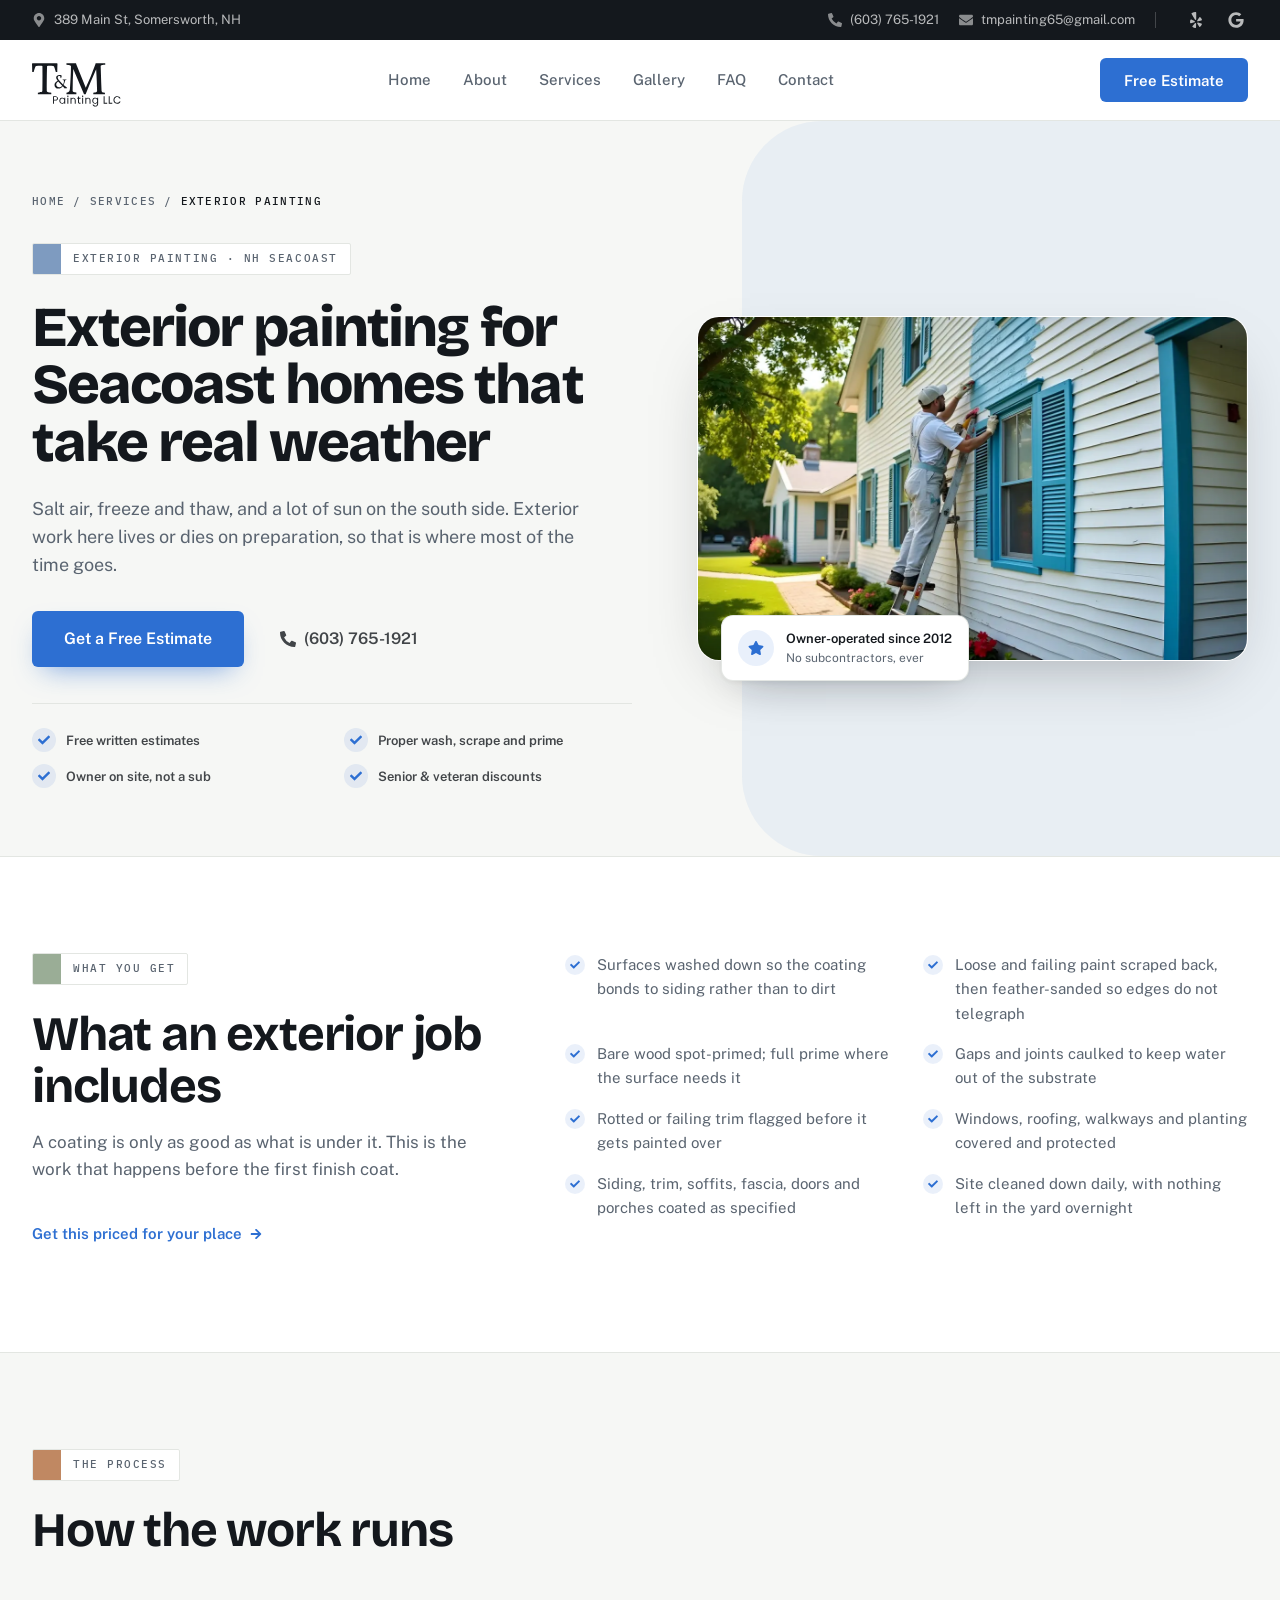
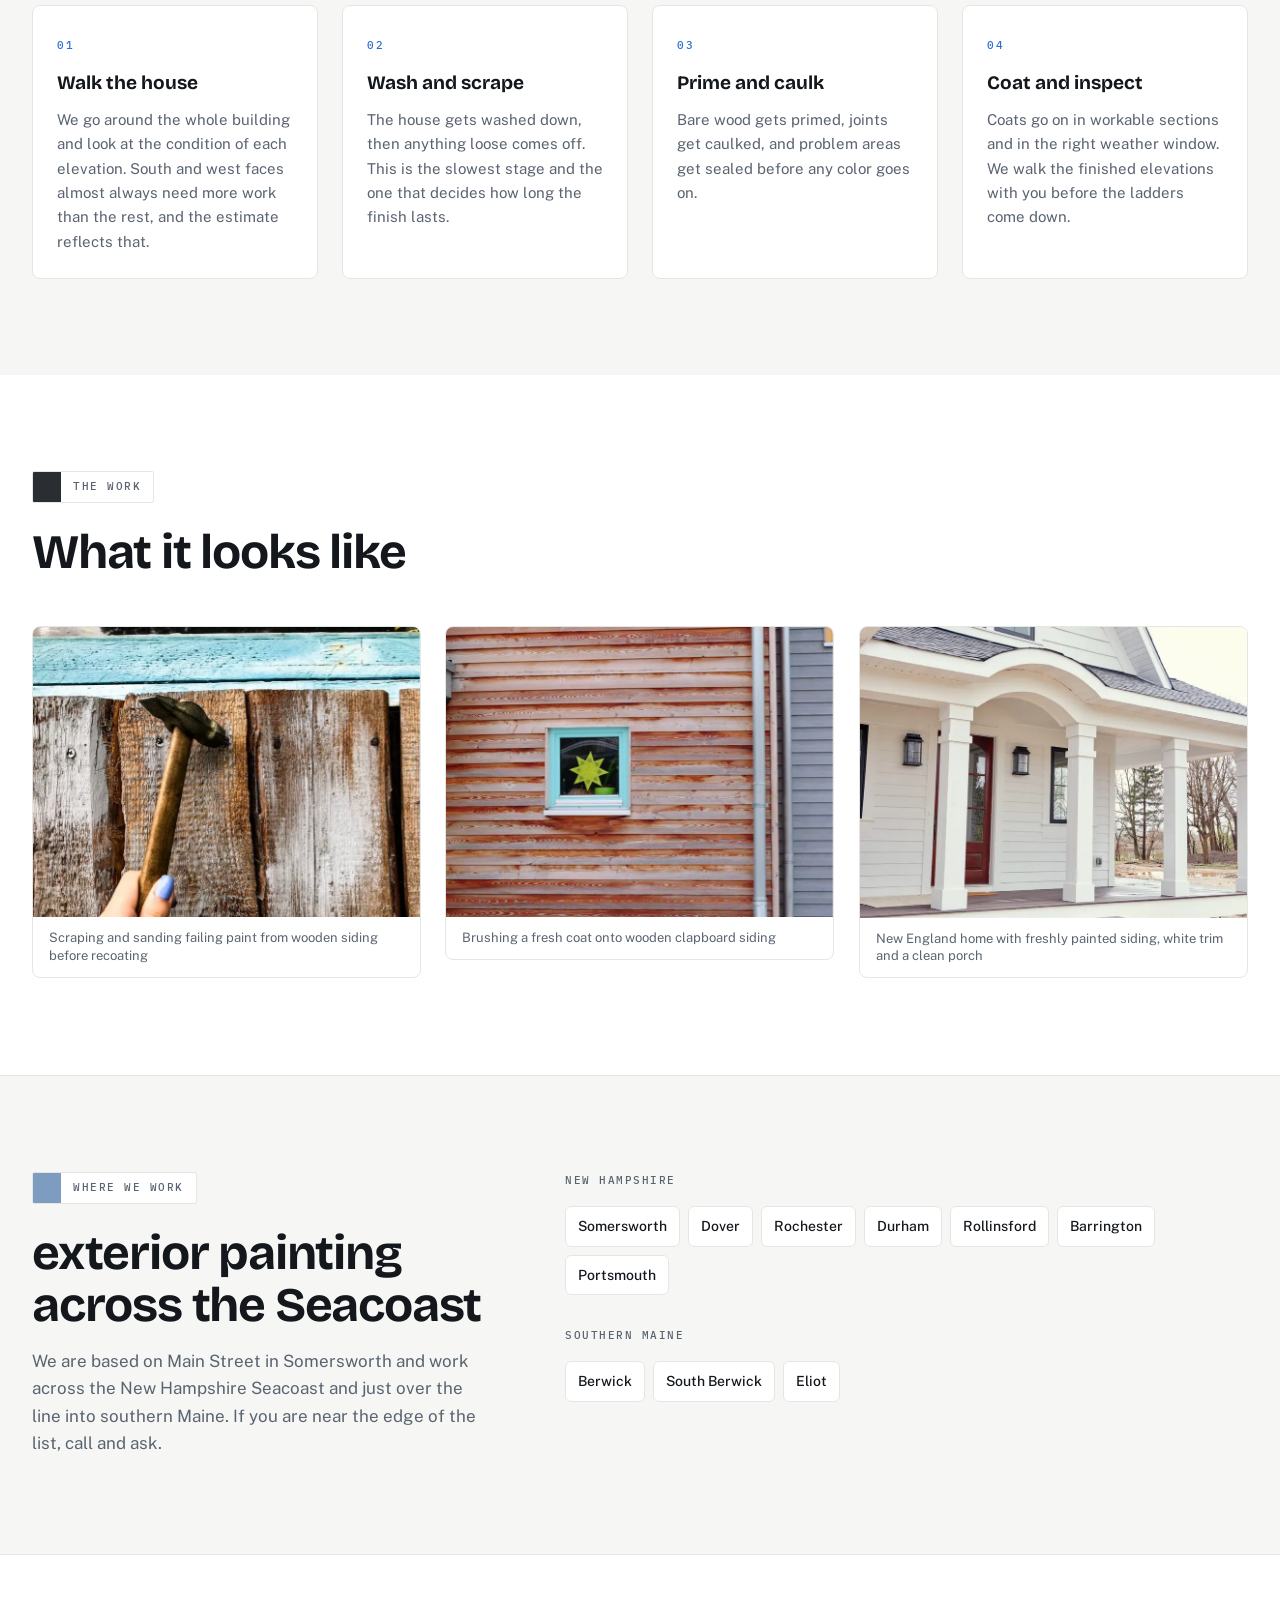
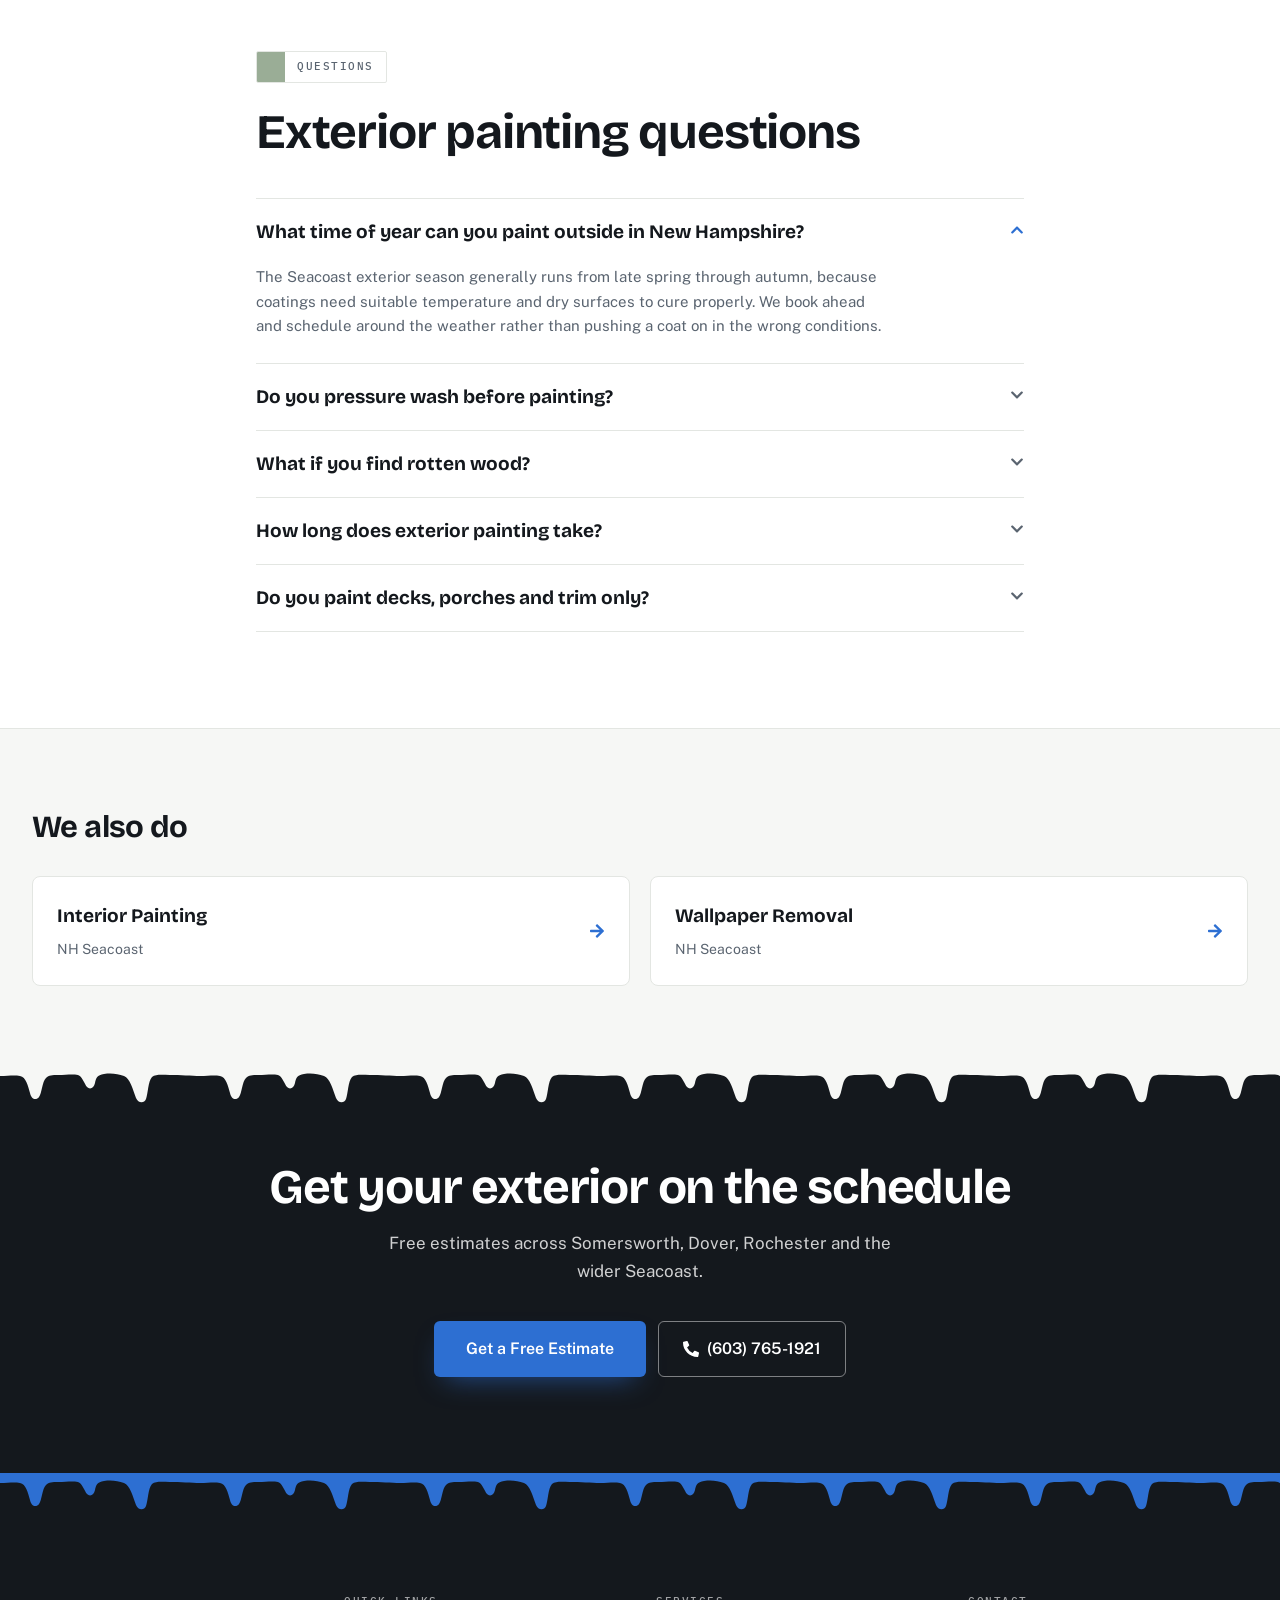
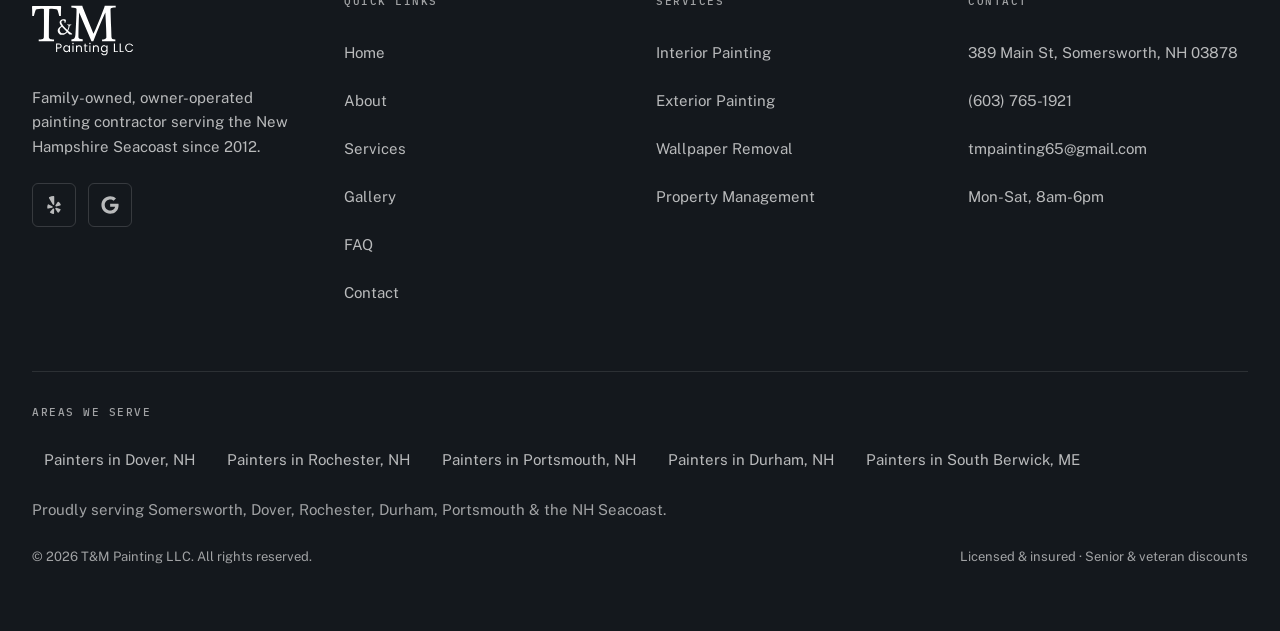
<file: services/exterior-painting/index.html>
<!DOCTYPE html><html lang="en-US"><head><meta charSet="utf-8"/><meta http-equiv="x-ua-compatible" content="ie=edge"/><meta name="viewport" content="width=device-width, initial-scale=1, shrink-to-fit=no"/><meta name="generator" content="Gatsby 5.16.1"/><meta name="theme-color" content="#14181D"/><meta name="description" content="Exterior house painting built for New England weather. Wash, scrape, prime and coat, by the owner himself. Serving Somersworth, Dover and the NH Seacoast." data-gatsby-head="true"/><meta name="robots" content="index,follow" data-gatsby-head="true"/><meta name="format-detection" content="telephone=no" data-gatsby-head="true"/><meta property="og:type" content="website" data-gatsby-head="true"/><meta property="og:site_name" content="T&amp;M Painting LLC" data-gatsby-head="true"/><meta property="og:title" content="Exterior Painting in Somersworth &amp; Dover, NH | T&amp;M Painting" data-gatsby-head="true"/><meta property="og:description" content="Exterior house painting built for New England weather. Wash, scrape, prime and coat, by the owner himself. Serving Somersworth, Dover and the NH Seacoast." data-gatsby-head="true"/><meta property="og:url" content="https://tandmpaintingllc.com/services/exterior-painting/" data-gatsby-head="true"/><meta property="og:locale" content="en_US" data-gatsby-head="true"/><meta property="og:image" content="https://tandmpaintingllc.com/og-exterior-painting.jpg" data-gatsby-head="true"/><meta property="og:image:width" content="1200" data-gatsby-head="true"/><meta property="og:image:height" content="630" data-gatsby-head="true"/><meta property="og:image:alt" content="T&amp;M Painting LLC — Interior &amp; exterior painting for the NH Seacoast" data-gatsby-head="true"/><meta name="twitter:card" content="summary_large_image" data-gatsby-head="true"/><meta name="twitter:title" content="Exterior Painting in Somersworth &amp; Dover, NH | T&amp;M Painting" data-gatsby-head="true"/><meta name="twitter:description" content="Exterior house painting built for New England weather. Wash, scrape, prime and coat, by the owner himself. Serving Somersworth, Dover and the NH Seacoast." data-gatsby-head="true"/><meta name="twitter:image" content="https://tandmpaintingllc.com/og-exterior-painting.jpg" data-gatsby-head="true"/><meta name="twitter:image:alt" content="T&amp;M Painting LLC — Interior &amp; exterior painting for the NH Seacoast" data-gatsby-head="true"/><meta name="geo.region" content="US-NH" data-gatsby-head="true"/><meta name="geo.placename" content="Somersworth" data-gatsby-head="true"/><meta name="geo.position" content="43.2458412;-70.8527675" data-gatsby-head="true"/><style data-href="/styles.1beef4822a8ade3ed57e.css" data-identity="gatsby-global-css">*,:after,:before{--tw-border-spacing-x:0;--tw-border-spacing-y:0;--tw-translate-x:0;--tw-translate-y:0;--tw-rotate:0;--tw-skew-x:0;--tw-skew-y:0;--tw-scale-x:1;--tw-scale-y:1;--tw-pan-x: ;--tw-pan-y: ;--tw-pinch-zoom: ;--tw-scroll-snap-strictness:proximity;--tw-gradient-from-position: ;--tw-gradient-via-position: ;--tw-gradient-to-position: ;--tw-ordinal: ;--tw-slashed-zero: ;--tw-numeric-figure: ;--tw-numeric-spacing: ;--tw-numeric-fraction: ;--tw-ring-inset: ;--tw-ring-offset-width:0px;--tw-ring-offset-color:#fff;--tw-ring-color:rgba(59,130,246,.5);--tw-ring-offset-shadow:0 0 #0000;--tw-ring-shadow:0 0 #0000;--tw-shadow:0 0 #0000;--tw-shadow-colored:0 0 #0000;--tw-blur: ;--tw-brightness: ;--tw-contrast: ;--tw-grayscale: ;--tw-hue-rotate: ;--tw-invert: ;--tw-saturate: ;--tw-sepia: ;--tw-drop-shadow: ;--tw-backdrop-blur: ;--tw-backdrop-brightness: ;--tw-backdrop-contrast: ;--tw-backdrop-grayscale: ;--tw-backdrop-hue-rotate: ;--tw-backdrop-invert: ;--tw-backdrop-opacity: ;--tw-backdrop-saturate: ;--tw-backdrop-sepia: ;--tw-contain-size: ;--tw-contain-layout: ;--tw-contain-paint: ;--tw-contain-style: }::backdrop{--tw-border-spacing-x:0;--tw-border-spacing-y:0;--tw-translate-x:0;--tw-translate-y:0;--tw-rotate:0;--tw-skew-x:0;--tw-skew-y:0;--tw-scale-x:1;--tw-scale-y:1;--tw-pan-x: ;--tw-pan-y: ;--tw-pinch-zoom: ;--tw-scroll-snap-strictness:proximity;--tw-gradient-from-position: ;--tw-gradient-via-position: ;--tw-gradient-to-position: ;--tw-ordinal: ;--tw-slashed-zero: ;--tw-numeric-figure: ;--tw-numeric-spacing: ;--tw-numeric-fraction: ;--tw-ring-inset: ;--tw-ring-offset-width:0px;--tw-ring-offset-color:#fff;--tw-ring-color:rgba(59,130,246,.5);--tw-ring-offset-shadow:0 0 #0000;--tw-ring-shadow:0 0 #0000;--tw-shadow:0 0 #0000;--tw-shadow-colored:0 0 #0000;--tw-blur: ;--tw-brightness: ;--tw-contrast: ;--tw-grayscale: ;--tw-hue-rotate: ;--tw-invert: ;--tw-saturate: ;--tw-sepia: ;--tw-drop-shadow: ;--tw-backdrop-blur: ;--tw-backdrop-brightness: ;--tw-backdrop-contrast: ;--tw-backdrop-grayscale: ;--tw-backdrop-hue-rotate: ;--tw-backdrop-invert: ;--tw-backdrop-opacity: ;--tw-backdrop-saturate: ;--tw-backdrop-sepia: ;--tw-contain-size: ;--tw-contain-layout: ;--tw-contain-paint: ;--tw-contain-style: }/*
! tailwindcss v3.4.19 | MIT License | https://tailwindcss.com
*/*,:after,:before{border:0 solid #e5e7eb;box-sizing:border-box}:after,:before{--tw-content:""}:host,html{-webkit-text-size-adjust:100%;font-feature-settings:normal;-webkit-tap-highlight-color:transparent;font-family:Public Sans,ui-sans-serif,system-ui,sans-serif;font-variation-settings:normal;line-height:1.5;-moz-tab-size:4;-o-tab-size:4;tab-size:4}body{line-height:inherit;margin:0}hr{border-top-width:1px;color:inherit;height:0}abbr:where([title]){-webkit-text-decoration:underline dotted;text-decoration:underline dotted}h1,h2,h3,h4,h5,h6{font-size:inherit;font-weight:inherit}a{color:inherit;text-decoration:inherit}b,strong{font-weight:bolder}code,kbd,pre,samp{font-feature-settings:normal;font-family:IBM Plex Mono,ui-monospace,SFMono-Regular,monospace;font-size:1em;font-variation-settings:normal}small{font-size:80%}sub,sup{font-size:75%;line-height:0;position:relative;vertical-align:baseline}sub{bottom:-.25em}sup{top:-.5em}table{border-collapse:collapse;border-color:inherit;text-indent:0}button,input,optgroup,select,textarea{font-feature-settings:inherit;color:inherit;font-family:inherit;font-size:100%;font-variation-settings:inherit;font-weight:inherit;letter-spacing:inherit;line-height:inherit;margin:0;padding:0}button,select{text-transform:none}button,input:where([type=button]),input:where([type=reset]),input:where([type=submit]){-webkit-appearance:button;background-color:transparent;background-image:none}:-moz-focusring{outline:auto}:-moz-ui-invalid{box-shadow:none}progress{vertical-align:baseline}::-webkit-inner-spin-button,::-webkit-outer-spin-button{height:auto}[type=search]{-webkit-appearance:textfield;outline-offset:-2px}::-webkit-search-decoration{-webkit-appearance:none}::-webkit-file-upload-button{-webkit-appearance:button;font:inherit}summary{display:list-item}blockquote,dd,dl,figure,h1,h2,h3,h4,h5,h6,hr,p,pre{margin:0}fieldset{margin:0}fieldset,legend{padding:0}menu,ol,ul{list-style:none;margin:0;padding:0}dialog{padding:0}textarea{resize:vertical}input::-moz-placeholder,textarea::-moz-placeholder{color:#9ca3af;opacity:1}input::placeholder,textarea::placeholder{color:#9ca3af;opacity:1}[role=button],button{cursor:pointer}:disabled{cursor:default}audio,canvas,embed,iframe,img,object,svg,video{display:block;vertical-align:middle}img,video{height:auto;max-width:100%}[hidden]:where(:not([hidden=until-found])){display:none}@font-face{font-display:swap;font-family:Bricolage Grotesque;font-style:normal;font-weight:700;src:url(/fonts/bricolage-grotesque-latin-700-normal.woff2) format("woff2");unicode-range:u+00??,u+0131,u+0152-0153,u+02bb-02bc,u+02c6,u+02da,u+02dc,u+0304,u+0308,u+0329,u+2000-206f,u+20ac,u+2122,u+2191,u+2193,u+2212,u+2215,u+feff,u+fffd}@font-face{font-display:swap;font-family:Bricolage Grotesque;font-style:normal;font-weight:800;src:url(/fonts/bricolage-grotesque-latin-800-normal.woff2) format("woff2");unicode-range:u+00??,u+0131,u+0152-0153,u+02bb-02bc,u+02c6,u+02da,u+02dc,u+0304,u+0308,u+0329,u+2000-206f,u+20ac,u+2122,u+2191,u+2193,u+2212,u+2215,u+feff,u+fffd}@font-face{font-display:swap;font-family:Public Sans;font-style:normal;font-weight:400;src:url(/fonts/public-sans-latin-400-normal.woff2) format("woff2");unicode-range:u+00??,u+0131,u+0152-0153,u+02bb-02bc,u+02c6,u+02da,u+02dc,u+0304,u+0308,u+0329,u+2000-206f,u+20ac,u+2122,u+2191,u+2193,u+2212,u+2215,u+feff,u+fffd}@font-face{font-display:swap;font-family:Public Sans;font-style:normal;font-weight:500;src:url(/fonts/public-sans-latin-500-normal.woff2) format("woff2");unicode-range:u+00??,u+0131,u+0152-0153,u+02bb-02bc,u+02c6,u+02da,u+02dc,u+0304,u+0308,u+0329,u+2000-206f,u+20ac,u+2122,u+2191,u+2193,u+2212,u+2215,u+feff,u+fffd}@font-face{font-display:swap;font-family:Public Sans;font-style:normal;font-weight:600;src:url(/fonts/public-sans-latin-600-normal.woff2) format("woff2");unicode-range:u+00??,u+0131,u+0152-0153,u+02bb-02bc,u+02c6,u+02da,u+02dc,u+0304,u+0308,u+0329,u+2000-206f,u+20ac,u+2122,u+2191,u+2193,u+2212,u+2215,u+feff,u+fffd}@font-face{font-display:swap;font-family:IBM Plex Mono;font-style:normal;font-weight:500;src:url(/fonts/ibm-plex-mono-latin-500-normal.woff2) format("woff2");unicode-range:u+00??,u+0131,u+0152-0153,u+02bb-02bc,u+02c6,u+02da,u+02dc,u+0304,u+0308,u+0329,u+2000-206f,u+20ac,u+2122,u+2191,u+2193,u+2212,u+2215,u+feff,u+fffd}:root{--topbar-h:0px;--header-h:73px;--chrome-h:calc(var(--topbar-h) + var(--header-h))}@media (min-width:1024px){:root{--topbar-h:40px;--header-h:81px}}html{-webkit-text-size-adjust:100%;scroll-behavior:smooth}body{--tw-bg-opacity:1;--tw-text-opacity:1;-webkit-font-smoothing:antialiased;-moz-osx-font-smoothing:grayscale;background-color:rgb(246 247 245/var(--tw-bg-opacity,1));color:rgb(20 24 29/var(--tw-text-opacity,1));font-family:Public Sans,ui-sans-serif,system-ui,sans-serif;font-size:16px;font-weight:400;line-height:1.625;text-rendering:optimizeLegibility}@media (min-width:768px){body{font-size:17px}}h1,h2,h3{--tw-text-opacity:1;color:rgb(20 24 29/var(--tw-text-opacity,1));font-family:Bricolage Grotesque,ui-sans-serif,system-ui,sans-serif}div[id],section[id]{scroll-margin-top:88px}@media (min-width:1024px){div[id],section[id]{scroll-margin-top:80px}}:focus-visible{border-radius:2px;outline:2px solid #2d6fd2;outline-offset:2px}::-moz-selection{background:#2d6fd2;color:#fff}::selection{background:#2d6fd2;color:#fff}.container{width:100%}@media (min-width:640px){.container{max-width:640px}}@media (min-width:768px){.container{max-width:768px}}@media (min-width:1024px){.container{max-width:1024px}}@media (min-width:1280px){.container{max-width:1280px}}@media (min-width:1536px){.container{max-width:1536px}}.shell{margin-left:auto;margin-right:auto;max-width:1280px;padding-left:1.25rem;padding-right:1.25rem;width:100%}@media (min-width:640px){.shell{padding-left:1.5rem;padding-right:1.5rem}}@media (min-width:1024px){.shell{padding-left:2rem;padding-right:2rem}}.main-offset{padding-top:var(--chrome-h)}.btn,.btn-primary{align-items:center;border-radius:.375rem;display:inline-flex;font-size:15px;font-weight:600;gap:.5rem;justify-content:center;line-height:1;min-height:44px;padding-left:1.5rem;padding-right:1.5rem;transition-duration:.2s;transition-property:color,background-color,border-color,text-decoration-color,fill,stroke;transition-timing-function:cubic-bezier(.4,0,.2,1)}.btn-primary{--tw-bg-opacity:1;--tw-text-opacity:1;background-color:rgb(45 111 210/var(--tw-bg-opacity,1));color:rgb(255 255 255/var(--tw-text-opacity,1))}.btn-primary:hover{--tw-bg-opacity:1;background-color:rgb(31 85 168/var(--tw-bg-opacity,1))}.btn-ghost-light{--tw-text-opacity:1;align-items:center;border-color:hsla(0,0%,100%,.45);border-radius:.375rem;border-width:1px;color:rgb(255 255 255/var(--tw-text-opacity,1));display:inline-flex;font-size:15px;font-weight:600;gap:.5rem;justify-content:center;line-height:1;min-height:44px;padding-left:1.5rem;padding-right:1.5rem;transition-duration:.2s;transition-property:color,background-color,border-color,text-decoration-color,fill,stroke;transition-timing-function:cubic-bezier(.4,0,.2,1)}.btn-ghost-light:hover{--tw-border-opacity:1;background-color:hsla(0,0%,100%,.1);border-color:rgb(255 255 255/var(--tw-border-opacity,1))}.btn-outline-ink{--tw-text-opacity:1;align-items:center;border-color:rgba(20,24,29,.25);border-radius:.375rem;border-width:1px;color:rgb(20 24 29/var(--tw-text-opacity,1));display:inline-flex;font-size:15px;font-weight:600;gap:.5rem;justify-content:center;line-height:1;min-height:44px;padding-left:1.5rem;padding-right:1.5rem;transition-duration:.2s;transition-property:color,background-color,border-color,text-decoration-color,fill,stroke;transition-timing-function:cubic-bezier(.4,0,.2,1)}.btn-outline-ink:hover{--tw-border-opacity:1;background-color:rgba(20,24,29,.04);border-color:rgb(20 24 29/var(--tw-border-opacity,1))}.eyebrow-label{font-family:IBM Plex Mono,ui-monospace,SFMono-Regular,monospace;font-size:11px;font-weight:500;letter-spacing:.14em;text-transform:uppercase}.link-tape{--tw-text-opacity:1;color:rgb(45 111 210/var(--tw-text-opacity,1));text-decoration-line:underline;text-underline-offset:4px;transition-duration:.15s;transition-property:color,background-color,border-color,text-decoration-color,fill,stroke;transition-timing-function:cubic-bezier(.4,0,.2,1)}.link-tape:hover{--tw-text-opacity:1;color:rgb(31 85 168/var(--tw-text-opacity,1))}.sr-only{clip:rect(0,0,0,0);border-width:0;height:1px;margin:-1px;overflow:hidden;padding:0;position:absolute;white-space:nowrap;width:1px}.pointer-events-none{pointer-events:none}.visible{visibility:visible}.invisible{visibility:hidden}.static{position:static}.fixed{position:fixed}.absolute{position:absolute}.relative{position:relative}.sticky{position:sticky}.inset-0{inset:0}.inset-x-0{left:0;right:0}.inset-x-3{left:.75rem;right:.75rem}.inset-x-\[-5\%\]{left:-5%;right:-5%}.inset-y-0{bottom:0;top:0}.-bottom-1{bottom:-.25rem}.-bottom-4{bottom:-1rem}.-bottom-5{bottom:-1.25rem}.-left-2{left:-.5rem}.-left-24{left:-6rem}.-right-20{right:-5rem}.-top-2{top:-.5rem}.-top-20{top:-5rem}.bottom-0{bottom:0}.bottom-1\.5{bottom:.375rem}.bottom-\[-18px\]{bottom:-18px}.left-0{left:0}.left-5{left:1.25rem}.left-6{left:1.5rem}.left-\[-3\%\]{left:-3%}.right-0{right:0}.right-5{right:1.25rem}.top-0{top:0}.top-0\.5{top:.125rem}.top-44{top:11rem}.top-5{top:1.25rem}.top-\[-1\%\]{top:-1%}.top-\[13px\]{top:13px}.top-\[7px\]{top:7px}.isolate{isolation:isolate}.-z-10{z-index:-10}.-z-20{z-index:-20}.z-10{z-index:10}.z-40{z-index:40}.z-50{z-index:50}.z-\[60\]{z-index:60}.z-\[70\]{z-index:70}.-m-2{margin:-.5rem}.mx-auto{margin-left:auto;margin-right:auto}.-mr-2{margin-right:-.5rem}.mb-14{margin-bottom:3.5rem}.mb-2{margin-bottom:.5rem}.mb-5{margin-bottom:1.25rem}.mb-7{margin-bottom:1.75rem}.ml-0\.5{margin-left:.125rem}.mt-0\.5{margin-top:.125rem}.mt-1{margin-top:.25rem}.mt-1\.5{margin-top:.375rem}.mt-10{margin-top:2.5rem}.mt-12{margin-top:3rem}.mt-14{margin-top:3.5rem}.mt-2{margin-top:.5rem}.mt-3{margin-top:.75rem}.mt-4{margin-top:1rem}.mt-5{margin-top:1.25rem}.mt-6{margin-top:1.5rem}.mt-7{margin-top:1.75rem}.mt-8{margin-top:2rem}.mt-9{margin-top:2.25rem}.mt-auto{margin-top:auto}.block{display:block}.inline-block{display:inline-block}.flex{display:flex}.inline-flex{display:inline-flex}.grid{display:grid}.hidden{display:none}.h-0\.5{height:.125rem}.h-1\.5{height:.375rem}.h-10{height:2.5rem}.h-11{height:2.75rem}.h-12{height:3rem}.h-16{height:4rem}.h-2\.5{height:.625rem}.h-3{height:.75rem}.h-3\.5{height:.875rem}.h-4{height:1rem}.h-5{height:1.25rem}.h-6{height:1.5rem}.h-64{height:16rem}.h-9{height:2.25rem}.h-\[100dvh\]{height:100dvh}.h-\[18px\]{height:18px}.h-\[19px\]{height:19px}.h-\[72px\]{height:72px}.h-\[76px\]{height:76px}.h-\[95\%\]{height:95%}.h-full{height:100%}.max-h-0{max-height:0}.max-h-10{max-height:2.5rem}.min-h-\[26px\]{min-height:26px}.min-h-\[44px\]{min-height:44px}.min-h-\[460px\]{min-height:460px}.min-h-\[48px\]{min-height:48px}.min-h-\[52px\]{min-height:52px}.min-h-\[54px\]{min-height:54px}.min-h-\[56px\]{min-height:56px}.min-h-\[64px\]{min-height:64px}.min-h-\[68px\]{min-height:68px}.min-h-screen{min-height:100vh}.w-1\/2{width:50%}.w-10{width:2.5rem}.w-11{width:2.75rem}.w-12{width:3rem}.w-16{width:4rem}.w-2\.5{width:.625rem}.w-3{width:.75rem}.w-3\.5{width:.875rem}.w-4{width:1rem}.w-5{width:1.25rem}.w-6{width:1.5rem}.w-64{width:16rem}.w-9{width:2.25rem}.w-\[104\%\]{width:104%}.w-\[106\%\]{width:106%}.w-\[110\%\]{width:110%}.w-\[18px\]{width:18px}.w-\[19px\]{width:19px}.w-\[42\%\]{width:42%}.w-\[min\(88vw\2c 360px\)\]{width:min(88vw,360px)}.w-auto{width:auto}.w-fit{width:-moz-fit-content;width:fit-content}.w-full{width:100%}.w-px{width:1px}.min-w-0{min-width:0}.max-w-2xl{max-width:42rem}.max-w-3xl{max-width:48rem}.max-w-\[20ch\]{max-width:20ch}.max-w-\[500px\]{max-width:500px}.max-w-\[520px\]{max-width:520px}.max-w-\[560px\]{max-width:560px}.max-w-\[570px\]{max-width:570px}.max-w-\[600px\]{max-width:600px}.max-w-\[650px\]{max-width:650px}.max-w-\[720px\]{max-width:720px}.max-w-lg{max-width:32rem}.max-w-md{max-width:28rem}.max-w-xl{max-width:36rem}.max-w-xs{max-width:20rem}.flex-1{flex:1 1 0%}.shrink-0{flex-shrink:0}.origin-left{transform-origin:left}.translate-x-0{--tw-translate-x:0px}.translate-x-0,.translate-x-4{transform:translate(var(--tw-translate-x),var(--tw-translate-y)) rotate(var(--tw-rotate)) skewX(var(--tw-skew-x)) skewY(var(--tw-skew-y)) scaleX(var(--tw-scale-x)) scaleY(var(--tw-scale-y))}.translate-x-4{--tw-translate-x:1rem}.translate-x-full{--tw-translate-x:100%}.translate-x-full,.translate-y-0{transform:translate(var(--tw-translate-x),var(--tw-translate-y)) rotate(var(--tw-rotate)) skewX(var(--tw-skew-x)) skewY(var(--tw-skew-y)) scaleX(var(--tw-scale-x)) scaleY(var(--tw-scale-y))}.translate-y-0{--tw-translate-y:0px}.translate-y-2{--tw-translate-y:0.5rem}.-rotate-2,.translate-y-2{transform:translate(var(--tw-translate-x),var(--tw-translate-y)) rotate(var(--tw-rotate)) skewX(var(--tw-skew-x)) skewY(var(--tw-skew-y)) scaleX(var(--tw-scale-x)) scaleY(var(--tw-scale-y))}.-rotate-2{--tw-rotate:-2deg}.-rotate-45{--tw-rotate:-45deg}.-rotate-45,.-rotate-\[1\.4deg\]{transform:translate(var(--tw-translate-x),var(--tw-translate-y)) rotate(var(--tw-rotate)) skewX(var(--tw-skew-x)) skewY(var(--tw-skew-y)) scaleX(var(--tw-scale-x)) scaleY(var(--tw-scale-y))}.-rotate-\[1\.4deg\]{--tw-rotate:-1.4deg}.rotate-0{--tw-rotate:0deg}.rotate-0,.rotate-180{transform:translate(var(--tw-translate-x),var(--tw-translate-y)) rotate(var(--tw-rotate)) skewX(var(--tw-skew-x)) skewY(var(--tw-skew-y)) scaleX(var(--tw-scale-x)) scaleY(var(--tw-scale-y))}.rotate-180{--tw-rotate:180deg}.rotate-45{--tw-rotate:45deg}.rotate-45,.scale-x-0{transform:translate(var(--tw-translate-x),var(--tw-translate-y)) rotate(var(--tw-rotate)) skewX(var(--tw-skew-x)) skewY(var(--tw-skew-y)) scaleX(var(--tw-scale-x)) scaleY(var(--tw-scale-y))}.scale-x-0{--tw-scale-x:0}.scale-x-100{--tw-scale-x:1;transform:translate(var(--tw-translate-x),var(--tw-translate-y)) rotate(var(--tw-rotate)) skewX(var(--tw-skew-x)) skewY(var(--tw-skew-y)) scaleX(var(--tw-scale-x)) scaleY(var(--tw-scale-y))}.resize-y{resize:vertical}.appearance-none{-webkit-appearance:none;-moz-appearance:none;appearance:none}.break-inside-avoid{-moz-column-break-inside:avoid;break-inside:avoid}.grid-cols-1{grid-template-columns:repeat(1,minmax(0,1fr))}.grid-cols-2{grid-template-columns:repeat(2,minmax(0,1fr))}.grid-rows-\[0fr\]{grid-template-rows:0fr}.grid-rows-\[1fr\]{grid-template-rows:1fr}.flex-col{flex-direction:column}.flex-wrap{flex-wrap:wrap}.items-start{align-items:flex-start}.items-end{align-items:flex-end}.items-center{align-items:center}.items-stretch{align-items:stretch}.justify-center{justify-content:center}.justify-between{justify-content:space-between}.gap-1{gap:.25rem}.gap-1\.5{gap:.375rem}.gap-10{gap:2.5rem}.gap-12{gap:3rem}.gap-14{gap:3.5rem}.gap-2{gap:.5rem}.gap-2\.5{gap:.625rem}.gap-3{gap:.75rem}.gap-4{gap:1rem}.gap-5{gap:1.25rem}.gap-6{gap:1.5rem}.gap-8{gap:2rem}.gap-x-2{-moz-column-gap:.5rem;column-gap:.5rem}.gap-x-6{-moz-column-gap:1.5rem;column-gap:1.5rem}.gap-x-8{-moz-column-gap:2rem;column-gap:2rem}.gap-y-1{row-gap:.25rem}.gap-y-3{row-gap:.75rem}.gap-y-4{row-gap:1rem}.gap-y-5{row-gap:1.25rem}.gap-y-6{row-gap:1.5rem}.space-y-1>:not([hidden])~:not([hidden]){--tw-space-y-reverse:0;margin-bottom:calc(.25rem*var(--tw-space-y-reverse));margin-top:calc(.25rem*(1 - var(--tw-space-y-reverse)))}.space-y-5>:not([hidden])~:not([hidden]){--tw-space-y-reverse:0;margin-bottom:calc(1.25rem*var(--tw-space-y-reverse));margin-top:calc(1.25rem*(1 - var(--tw-space-y-reverse)))}.divide-y>:not([hidden])~:not([hidden]){--tw-divide-y-reverse:0;border-bottom-width:calc(1px*var(--tw-divide-y-reverse));border-top-width:calc(1px*(1 - var(--tw-divide-y-reverse)))}.divide-mist>:not([hidden])~:not([hidden]){--tw-divide-opacity:1;border-color:rgb(227 230 226/var(--tw-divide-opacity,1))}.self-start{align-self:flex-start}.overflow-hidden{overflow:hidden}.overflow-visible{overflow:visible}.overflow-y-auto{overflow-y:auto}.whitespace-nowrap{white-space:nowrap}.break-words{overflow-wrap:break-word}.break-all{word-break:break-all}.rounded-2xl{border-radius:1rem}.rounded-\[22px\]{border-radius:22px}.rounded-\[26px\]{border-radius:26px}.rounded-\[28px\]{border-radius:28px}.rounded-full{border-radius:9999px}.rounded-lg{border-radius:.5rem}.rounded-md{border-radius:.375rem}.rounded-sm{border-radius:.125rem}.rounded-xl{border-radius:.75rem}.rounded-l-\[5rem\]{border-bottom-left-radius:5rem;border-top-left-radius:5rem}.border{border-width:1px}.border-2{border-width:2px}.border-\[42px\]{border-width:42px}.border-y{border-top-width:1px}.border-b,.border-y{border-bottom-width:1px}.border-t{border-top-width:1px}.border-ink\/25{border-color:rgba(20,24,29,.25)}.border-mist{--tw-border-opacity:1;border-color:rgb(227 230 226/var(--tw-border-opacity,1))}.border-mist\/70{border-color:hsla(105,7%,89%,.7)}.border-mist\/90{border-color:hsla(105,7%,89%,.9)}.border-red-500{--tw-border-opacity:1;border-color:rgb(239 68 68/var(--tw-border-opacity,1))}.border-tape{--tw-border-opacity:1;border-color:rgb(45 111 210/var(--tw-border-opacity,1))}.border-tape\/15{border-color:rgba(45,111,210,.15)}.border-tape\/\[0\.035\]{border-color:rgba(45,111,210,.035)}.border-white\/10{border-color:hsla(0,0%,100%,.1)}.border-white\/15{border-color:hsla(0,0%,100%,.15)}.border-white\/25{border-color:hsla(0,0%,100%,.25)}.border-white\/30{border-color:hsla(0,0%,100%,.3)}.border-white\/35{border-color:hsla(0,0%,100%,.35)}.border-white\/45{border-color:hsla(0,0%,100%,.45)}.border-white\/80{border-color:hsla(0,0%,100%,.8)}.bg-\[\#4285F4\]\/10{background-color:rgba(66,133,244,.1)}.bg-chip-clay{--tw-bg-opacity:1;background-color:rgb(192 136 98/var(--tw-bg-opacity,1))}.bg-chip-dusty{--tw-bg-opacity:1;background-color:rgb(126 155 192/var(--tw-bg-opacity,1))}.bg-chip-offblack{--tw-bg-opacity:1;background-color:rgb(42 46 51/var(--tw-bg-opacity,1))}.bg-chip-sage{--tw-bg-opacity:1;background-color:rgb(154 173 150/var(--tw-bg-opacity,1))}.bg-current{background-color:currentColor}.bg-ink{--tw-bg-opacity:1;background-color:rgb(20 24 29/var(--tw-bg-opacity,1))}.bg-ink\/20{background-color:rgba(20,24,29,.2)}.bg-ink\/40{background-color:rgba(20,24,29,.4)}.bg-ink\/75{background-color:rgba(20,24,29,.75)}.bg-ink\/80{background-color:rgba(20,24,29,.8)}.bg-primer{--tw-bg-opacity:1;background-color:rgb(246 247 245/var(--tw-bg-opacity,1))}.bg-red-50{--tw-bg-opacity:1;background-color:rgb(254 242 242/var(--tw-bg-opacity,1))}.bg-tape{--tw-bg-opacity:1;background-color:rgb(45 111 210/var(--tw-bg-opacity,1))}.bg-tape\/10{background-color:rgba(45,111,210,.1)}.bg-tape\/20{background-color:rgba(45,111,210,.2)}.bg-tape\/\[0\.055\]{background-color:rgba(45,111,210,.055)}.bg-tape\/\[0\.07\]{background-color:rgba(45,111,210,.07)}.bg-white{--tw-bg-opacity:1;background-color:rgb(255 255 255/var(--tw-bg-opacity,1))}.bg-white\/10{background-color:hsla(0,0%,100%,.1)}.bg-white\/20{background-color:hsla(0,0%,100%,.2)}.bg-white\/95{background-color:hsla(0,0%,100%,.95)}.bg-\[url\(\'data\:image\/svg\+xml\;charset\=utf-8\2c \%3Csvg\%20xmlns\%3D\%22http\%3A\/\/www\.w3\.org\/2000\/svg\%22\%20viewBox\%3D\%220\%200\%2016\%2016\%22\%20fill\%3D\%22\%235A6470\%22\%3E\%3Cpath\%20d\%3D\%22M4\.5\%206\.5L8\%2010l3\.5-3\.5z\%22\/\%3E\%3C\/svg\%3E\'\)\]{background-image:url("data:image/svg+xml;charset=utf-8,%3Csvg xmlns='http://www.w3.org/2000/svg' fill='%235A6470' viewBox='0 0 16 16'%3E%3Cpath d='M4.5 6.5 8 10l3.5-3.5z'/%3E%3C/svg%3E")}.bg-\[length\:20px_20px\]{background-size:20px 20px}.bg-\[right_14px_center\]{background-position:right 14px center}.bg-no-repeat{background-repeat:no-repeat}.p-2{padding:.5rem}.p-6{padding:1.5rem}.p-7{padding:1.75rem}.px-2{padding-left:.5rem;padding-right:.5rem}.px-2\.5{padding-left:.625rem;padding-right:.625rem}.px-3{padding-left:.75rem;padding-right:.75rem}.px-3\.5{padding-left:.875rem;padding-right:.875rem}.px-4{padding-left:1rem;padding-right:1rem}.px-5{padding-left:1.25rem;padding-right:1.25rem}.px-6{padding-left:1.5rem;padding-right:1.5rem}.px-7{padding-left:1.75rem;padding-right:1.75rem}.px-8{padding-left:2rem;padding-right:2rem}.py-1{padding-bottom:.25rem;padding-top:.25rem}.py-1\.5{padding-bottom:.375rem;padding-top:.375rem}.py-12{padding-bottom:3rem;padding-top:3rem}.py-14{padding-bottom:3.5rem;padding-top:3.5rem}.py-16{padding-bottom:4rem;padding-top:4rem}.py-2{padding-bottom:.5rem;padding-top:.5rem}.py-20{padding-bottom:5rem;padding-top:5rem}.py-3{padding-bottom:.75rem;padding-top:.75rem}.py-3\.5{padding-bottom:.875rem;padding-top:.875rem}.py-4{padding-bottom:1rem;padding-top:1rem}.py-5{padding-bottom:1.25rem;padding-top:1.25rem}.py-6{padding-bottom:1.5rem;padding-top:1.5rem}.py-7{padding-bottom:1.75rem;padding-top:1.75rem}.py-8{padding-bottom:2rem;padding-top:2rem}.pb-1\.5{padding-bottom:.375rem}.pb-6{padding-bottom:1.5rem}.pb-9{padding-bottom:2.25rem}.pb-\[calc\(0\.5rem\+env\(safe-area-inset-bottom\)\)\]{padding-bottom:calc(.5rem + env(safe-area-inset-bottom))}.pb-\[calc\(5\.5rem\+env\(safe-area-inset-bottom\)\)\]{padding-bottom:calc(5.5rem + env(safe-area-inset-bottom))}.pb-\[max\(20px\2c env\(safe-area-inset-bottom\)\)\]{padding-bottom:max(20px,env(safe-area-inset-bottom))}.pr-1{padding-right:.25rem}.pr-10{padding-right:2.5rem}.pr-11{padding-right:2.75rem}.pt-10{padding-top:2.5rem}.pt-16{padding-top:4rem}.pt-5{padding-top:1.25rem}.pt-6{padding-top:1.5rem}.pt-8{padding-top:2rem}.text-left{text-align:left}.text-center{text-align:center}.align-middle{vertical-align:middle}.font-display{font-family:Bricolage Grotesque,ui-sans-serif,system-ui,sans-serif}.font-mono{font-family:IBM Plex Mono,ui-monospace,SFMono-Regular,monospace}.text-2xl{font-size:1.5rem;line-height:2rem}.text-4xl{font-size:2.25rem;line-height:2.5rem}.text-\[10px\]{font-size:10px}.text-\[11px\]{font-size:11px}.text-\[12px\]{font-size:12px}.text-\[13px\]{font-size:13px}.text-\[14px\]{font-size:14px}.text-\[15px\]{font-size:15px}.text-\[16px\]{font-size:16px}.text-\[17px\]{font-size:17px}.text-\[19px\]{font-size:19px}.text-\[22px\]{font-size:22px}.text-\[88px\]{font-size:88px}.text-\[clamp\(2\.35rem\2c 4\.4vw\2c 3\.6rem\)\]{font-size:clamp(2.35rem,4.4vw,3.6rem)}.text-\[clamp\(2\.5rem\2c 5vw\2c 3\.9rem\)\]{font-size:clamp(2.5rem,5vw,3.9rem)}.text-\[clamp\(3rem\2c 6\.1vw\2c 5\.15rem\)\]{font-size:clamp(3rem,6.1vw,5.15rem)}.text-base{font-size:1rem;line-height:1.5rem}.text-display-lg{font-size:clamp(2rem,4vw,3rem);letter-spacing:-.025em;line-height:1.08}.text-display-md{font-size:clamp(1.5rem,2.4vw,2rem);letter-spacing:-.02em;line-height:1.15}.text-sm{font-size:.875rem;line-height:1.25rem}.text-xl{font-size:1.25rem;line-height:1.75rem}.text-xs{font-size:.75rem;line-height:1rem}.font-bold{font-weight:700}.font-extrabold{font-weight:800}.font-medium{font-weight:500}.font-normal{font-weight:400}.font-semibold{font-weight:600}.uppercase{text-transform:uppercase}.not-italic{font-style:normal}.leading-\[0\.8\]{line-height:.8}.leading-\[0\.95\]{line-height:.95}.leading-\[1\.02\]{line-height:1.02}.leading-\[1\.75\]{line-height:1.75}.leading-\[1\.7\]{line-height:1.7}.leading-none{line-height:1}.leading-relaxed{line-height:1.625}.leading-snug{line-height:1.375}.tracking-\[-0\.01em\]{letter-spacing:-.01em}.tracking-\[-0\.02em\]{letter-spacing:-.02em}.tracking-\[-0\.035em\]{letter-spacing:-.035em}.tracking-\[-0\.03em\]{letter-spacing:-.03em}.tracking-\[-0\.045em\]{letter-spacing:-.045em}.tracking-\[-0\.04em\]{letter-spacing:-.04em}.tracking-\[-0\.07em\]{letter-spacing:-.07em}.tracking-\[0\.12em\]{letter-spacing:.12em}.tracking-\[0\.13em\]{letter-spacing:.13em}.tracking-\[0\.14em\]{letter-spacing:.14em}.tracking-\[0\.16em\]{letter-spacing:.16em}.tracking-\[0\.1em\]{letter-spacing:.1em}.text-\[\#4285F4\]{--tw-text-opacity:1;color:rgb(66 133 244/var(--tw-text-opacity,1))}.text-\[\#E8A33D\]{--tw-text-opacity:1;color:rgb(232 163 61/var(--tw-text-opacity,1))}.text-\[\#F3B34C\]{--tw-text-opacity:1;color:rgb(243 179 76/var(--tw-text-opacity,1))}.text-ink{--tw-text-opacity:1;color:rgb(20 24 29/var(--tw-text-opacity,1))}.text-ink\/70{color:rgba(20,24,29,.7)}.text-ink\/80{color:rgba(20,24,29,.8)}.text-primer{--tw-text-opacity:1;color:rgb(246 247 245/var(--tw-text-opacity,1))}.text-red-600{--tw-text-opacity:1;color:rgb(220 38 38/var(--tw-text-opacity,1))}.text-red-700{--tw-text-opacity:1;color:rgb(185 28 28/var(--tw-text-opacity,1))}.text-steel{--tw-text-opacity:1;color:rgb(90 100 112/var(--tw-text-opacity,1))}.text-tape{--tw-text-opacity:1;color:rgb(45 111 210/var(--tw-text-opacity,1))}.text-white{--tw-text-opacity:1;color:rgb(255 255 255/var(--tw-text-opacity,1))}.text-white\/40{color:hsla(0,0%,100%,.4)}.text-white\/50{color:hsla(0,0%,100%,.5)}.text-white\/55{color:hsla(0,0%,100%,.55)}.text-white\/60{color:hsla(0,0%,100%,.6)}.text-white\/65{color:hsla(0,0%,100%,.65)}.text-white\/70{color:hsla(0,0%,100%,.7)}.text-white\/80{color:hsla(0,0%,100%,.8)}.text-white\/90{color:hsla(0,0%,100%,.9)}.underline{text-decoration-line:underline}.decoration-white\/25{text-decoration-color:hsla(0,0%,100%,.25)}.underline-offset-8{text-underline-offset:8px}.opacity-0{opacity:0}.opacity-100{opacity:1}.opacity-15{opacity:.15}.shadow-\[-12px_0_40px_-12px_rgba\(20\2c 24\2c 29\2c 0\.35\)\]{--tw-shadow:-12px 0 40px -12px rgba(20,24,29,.35);--tw-shadow-colored:-12px 0 40px -12px var(--tw-shadow-color);box-shadow:var(--tw-ring-offset-shadow,0 0 #0000),var(--tw-ring-shadow,0 0 #0000),var(--tw-shadow)}.shadow-\[0_12px_28px_-12px_rgba\(45\2c 111\2c 210\2c 0\.65\)\]{--tw-shadow:0 12px 28px -12px rgba(45,111,210,.65);--tw-shadow-colored:0 12px 28px -12px var(--tw-shadow-color);box-shadow:var(--tw-ring-offset-shadow,0 0 #0000),var(--tw-ring-shadow,0 0 #0000),var(--tw-shadow)}.shadow-\[0_14px_32px_-14px_rgba\(45\2c 111\2c 210\2c 0\.75\)\]{--tw-shadow:0 14px 32px -14px rgba(45,111,210,.75);--tw-shadow-colored:0 14px 32px -14px var(--tw-shadow-color);box-shadow:var(--tw-ring-offset-shadow,0 0 #0000),var(--tw-ring-shadow,0 0 #0000),var(--tw-shadow)}.shadow-\[0_26px_65px_-30px_rgba\(20\2c 24\2c 29\2c 0\.38\)\]{--tw-shadow:0 26px 65px -30px rgba(20,24,29,.38);--tw-shadow-colored:0 26px 65px -30px var(--tw-shadow-color)}.shadow-\[0_26px_65px_-30px_rgba\(20\2c 24\2c 29\2c 0\.38\)\],.shadow-card{box-shadow:var(--tw-ring-offset-shadow,0 0 #0000),var(--tw-ring-shadow,0 0 #0000),var(--tw-shadow)}.shadow-card{--tw-shadow:0 1px 2px rgba(20,24,29,.04),0 8px 24px -12px rgba(20,24,29,.12);--tw-shadow-colored:0 1px 2px var(--tw-shadow-color),0 8px 24px -12px var(--tw-shadow-color)}.shadow-lift{--tw-shadow:0 2px 4px rgba(20,24,29,.05),0 18px 40px -18px rgba(20,24,29,.22);--tw-shadow-colored:0 2px 4px var(--tw-shadow-color),0 18px 40px -18px var(--tw-shadow-color)}.shadow-lift,.shadow-md{box-shadow:var(--tw-ring-offset-shadow,0 0 #0000),var(--tw-ring-shadow,0 0 #0000),var(--tw-shadow)}.shadow-md{--tw-shadow:0 4px 6px -1px rgba(0,0,0,.1),0 2px 4px -2px rgba(0,0,0,.1);--tw-shadow-colored:0 4px 6px -1px var(--tw-shadow-color),0 2px 4px -2px var(--tw-shadow-color)}.shadow-sm{--tw-shadow:0 1px 2px 0 rgba(0,0,0,.05);--tw-shadow-colored:0 1px 2px 0 var(--tw-shadow-color)}.shadow-sm,.shadow-sticky{box-shadow:var(--tw-ring-offset-shadow,0 0 #0000),var(--tw-ring-shadow,0 0 #0000),var(--tw-shadow)}.shadow-sticky{--tw-shadow:0 -4px 16px rgba(0,0,0,.08);--tw-shadow-colored:0 -4px 16px var(--tw-shadow-color)}.outline-none{outline:2px solid transparent;outline-offset:2px}.ring{--tw-ring-offset-shadow:var(--tw-ring-inset) 0 0 0 var(--tw-ring-offset-width) var(--tw-ring-offset-color);--tw-ring-shadow:var(--tw-ring-inset) 0 0 0 calc(3px + var(--tw-ring-offset-width)) var(--tw-ring-color)}.ring,.ring-1{box-shadow:var(--tw-ring-offset-shadow),var(--tw-ring-shadow),var(--tw-shadow,0 0 #0000)}.ring-1{--tw-ring-offset-shadow:var(--tw-ring-inset) 0 0 0 var(--tw-ring-offset-width) var(--tw-ring-offset-color);--tw-ring-shadow:var(--tw-ring-inset) 0 0 0 calc(1px + var(--tw-ring-offset-width)) var(--tw-ring-color)}.ring-white\/15{--tw-ring-color:hsla(0,0%,100%,.15)}.filter{filter:var(--tw-blur) var(--tw-brightness) var(--tw-contrast) var(--tw-grayscale) var(--tw-hue-rotate) var(--tw-invert) var(--tw-saturate) var(--tw-sepia) var(--tw-drop-shadow)}.backdrop-blur{--tw-backdrop-blur:blur(8px)}.backdrop-blur,.backdrop-blur-sm{backdrop-filter:var(--tw-backdrop-blur) var(--tw-backdrop-brightness) var(--tw-backdrop-contrast) var(--tw-backdrop-grayscale) var(--tw-backdrop-hue-rotate) var(--tw-backdrop-invert) var(--tw-backdrop-opacity) var(--tw-backdrop-saturate) var(--tw-backdrop-sepia)}.backdrop-blur-sm{--tw-backdrop-blur:blur(4px)}.transition{transition-duration:.15s;transition-property:color,background-color,border-color,text-decoration-color,fill,stroke,opacity,box-shadow,transform,filter,backdrop-filter;transition-timing-function:cubic-bezier(.4,0,.2,1)}.transition-\[grid-template-rows\2c visibility\]{transition-duration:.15s;transition-property:grid-template-rows,visibility;transition-timing-function:cubic-bezier(.4,0,.2,1)}.transition-\[opacity\2c transform\]{transition-duration:.15s;transition-property:opacity,transform;transition-timing-function:cubic-bezier(.4,0,.2,1)}.transition-all{transition-duration:.15s;transition-property:all;transition-timing-function:cubic-bezier(.4,0,.2,1)}.transition-colors{transition-duration:.15s;transition-property:color,background-color,border-color,text-decoration-color,fill,stroke;transition-timing-function:cubic-bezier(.4,0,.2,1)}.transition-opacity{transition-duration:.15s;transition-property:opacity;transition-timing-function:cubic-bezier(.4,0,.2,1)}.transition-shadow{transition-duration:.15s;transition-property:box-shadow;transition-timing-function:cubic-bezier(.4,0,.2,1)}.transition-transform{transition-duration:.15s;transition-property:transform;transition-timing-function:cubic-bezier(.4,0,.2,1)}.duration-200{transition-duration:.2s}.duration-300{transition-duration:.3s}.duration-500{transition-duration:.5s}.duration-\[250ms\]{transition-duration:.25s}.ease-in-out{transition-timing-function:cubic-bezier(.4,0,.2,1)}.ease-out{transition-timing-function:cubic-bezier(0,0,.2,1)}.ease-physical{transition-timing-function:cubic-bezier(.22,1,.36,1)}.img-instant [data-main-image]{opacity:1!important;transition:none!important}.img-instant [data-placeholder-image]{transition:none!important}.js .reveal{opacity:0;transform:translateY(16px);transition:opacity .4s cubic-bezier(.22,1,.36,1),transform .4s cubic-bezier(.22,1,.36,1);transition-delay:var(--reveal-delay,0ms);will-change:opacity,transform}.js .reveal-in{opacity:1;transform:none}.\[column-count\:1\]{-moz-column-count:1;column-count:1}.yarl__container{background-color:rgba(20,24,29,.95)!important}.yarl__button{color:hsla(0,0%,100%,.85);filter:none}.yarl__button:hover{color:#fff}@media (prefers-reduced-motion:reduce){html{scroll-behavior:auto}*,:after,:before{animation-duration:.01ms!important;animation-iteration-count:1!important;scroll-behavior:auto!important;transition-duration:.01ms!important}.js .reveal{opacity:1;transform:none}}.placeholder\:text-steel\/60::-moz-placeholder{color:rgba(90,100,112,.6)}.placeholder\:text-steel\/60::placeholder{color:rgba(90,100,112,.6)}.after\:absolute:after{content:var(--tw-content);position:absolute}.after\:inset-0:after{content:var(--tw-content);inset:0}.after\:content-\[\'\'\]:after{--tw-content:"";content:var(--tw-content)}.focus-within\:ring-2:focus-within{--tw-ring-offset-shadow:var(--tw-ring-inset) 0 0 0 var(--tw-ring-offset-width) var(--tw-ring-offset-color);--tw-ring-shadow:var(--tw-ring-inset) 0 0 0 calc(2px + var(--tw-ring-offset-width)) var(--tw-ring-color);box-shadow:var(--tw-ring-offset-shadow),var(--tw-ring-shadow),var(--tw-shadow,0 0 #0000)}.focus-within\:ring-tape:focus-within{--tw-ring-opacity:1;--tw-ring-color:rgb(45 111 210/var(--tw-ring-opacity,1))}.focus-within\:ring-offset-2:focus-within{--tw-ring-offset-width:2px}.hover\:-translate-y-0\.5:hover{--tw-translate-y:-0.125rem}.hover\:-translate-y-0\.5:hover,.hover\:-translate-y-1:hover{transform:translate(var(--tw-translate-x),var(--tw-translate-y)) rotate(var(--tw-rotate)) skewX(var(--tw-skew-x)) skewY(var(--tw-skew-y)) scaleX(var(--tw-scale-x)) scaleY(var(--tw-scale-y))}.hover\:-translate-y-1:hover{--tw-translate-y:-0.25rem}.hover\:border-ink:hover{--tw-border-opacity:1;border-color:rgb(20 24 29/var(--tw-border-opacity,1))}.hover\:border-tape:hover{--tw-border-opacity:1;border-color:rgb(45 111 210/var(--tw-border-opacity,1))}.hover\:border-white:hover{--tw-border-opacity:1;border-color:rgb(255 255 255/var(--tw-border-opacity,1))}.hover\:bg-ink\/\[0\.06\]:hover{background-color:rgba(20,24,29,.06)}.hover\:bg-tape-deep:hover{--tw-bg-opacity:1;background-color:rgb(31 85 168/var(--tw-bg-opacity,1))}.hover\:bg-white:hover{--tw-bg-opacity:1;background-color:rgb(255 255 255/var(--tw-bg-opacity,1))}.hover\:bg-white\/10:hover{background-color:hsla(0,0%,100%,.1)}.hover\:bg-white\/5:hover{background-color:hsla(0,0%,100%,.05)}.hover\:text-ink:hover{--tw-text-opacity:1;color:rgb(20 24 29/var(--tw-text-opacity,1))}.hover\:text-tape:hover{--tw-text-opacity:1;color:rgb(45 111 210/var(--tw-text-opacity,1))}.hover\:text-tape-deep:hover{--tw-text-opacity:1;color:rgb(31 85 168/var(--tw-text-opacity,1))}.hover\:text-white:hover{--tw-text-opacity:1;color:rgb(255 255 255/var(--tw-text-opacity,1))}.hover\:shadow-lift:hover{--tw-shadow:0 2px 4px rgba(20,24,29,.05),0 18px 40px -18px rgba(20,24,29,.22);--tw-shadow-colored:0 2px 4px var(--tw-shadow-color),0 18px 40px -18px var(--tw-shadow-color);box-shadow:var(--tw-ring-offset-shadow,0 0 #0000),var(--tw-ring-shadow,0 0 #0000),var(--tw-shadow)}.focus\:not-sr-only:focus{clip:auto;height:auto;margin:0;overflow:visible;padding:0;position:static;white-space:normal;width:auto}.focus\:fixed:focus{position:fixed}.focus\:left-4:focus{left:1rem}.focus\:top-4:focus{top:1rem}.focus\:z-\[80\]:focus{z-index:80}.focus\:rounded-md:focus{border-radius:.375rem}.focus\:border-tape:focus{--tw-border-opacity:1;border-color:rgb(45 111 210/var(--tw-border-opacity,1))}.focus\:bg-tape:focus{--tw-bg-opacity:1;background-color:rgb(45 111 210/var(--tw-bg-opacity,1))}.focus\:px-5:focus{padding-left:1.25rem;padding-right:1.25rem}.focus\:py-3:focus{padding-bottom:.75rem;padding-top:.75rem}.focus\:text-\[15px\]:focus{font-size:15px}.focus\:font-semibold:focus{font-weight:600}.focus\:text-white:focus{--tw-text-opacity:1;color:rgb(255 255 255/var(--tw-text-opacity,1))}.focus\:outline-none:focus{outline:2px solid transparent;outline-offset:2px}.focus\:ring-2:focus{--tw-ring-offset-shadow:var(--tw-ring-inset) 0 0 0 var(--tw-ring-offset-width) var(--tw-ring-offset-color);--tw-ring-shadow:var(--tw-ring-inset) 0 0 0 calc(2px + var(--tw-ring-offset-width)) var(--tw-ring-color);box-shadow:var(--tw-ring-offset-shadow),var(--tw-ring-shadow),var(--tw-shadow,0 0 #0000)}.focus\:ring-tape\/30:focus{--tw-ring-color:rgba(45,111,210,.3)}.disabled\:cursor-not-allowed:disabled{cursor:not-allowed}.disabled\:opacity-70:disabled{opacity:.7}.group:hover .group-hover\:translate-x-1{--tw-translate-x:0.25rem}.group:hover .group-hover\:scale-\[1\.04\],.group:hover .group-hover\:translate-x-1{transform:translate(var(--tw-translate-x),var(--tw-translate-y)) rotate(var(--tw-rotate)) skewX(var(--tw-skew-x)) skewY(var(--tw-skew-y)) scaleX(var(--tw-scale-x)) scaleY(var(--tw-scale-y))}.group:hover .group-hover\:scale-\[1\.04\]{--tw-scale-x:1.04;--tw-scale-y:1.04}.group:hover .group-hover\:scale-x-110{--tw-scale-x:1.1;transform:translate(var(--tw-translate-x),var(--tw-translate-y)) rotate(var(--tw-rotate)) skewX(var(--tw-skew-x)) skewY(var(--tw-skew-y)) scaleX(var(--tw-scale-x)) scaleY(var(--tw-scale-y))}.group:hover .group-hover\:text-tape-deep{--tw-text-opacity:1;color:rgb(31 85 168/var(--tw-text-opacity,1))}.group:hover .group-hover\:opacity-100{opacity:1}.group:focus-visible .group-focus-visible\:opacity-100{opacity:1}@media (min-width:400px){.min-\[400px\]\:grid-cols-3{grid-template-columns:repeat(3,minmax(0,1fr))}.min-\[400px\]\:gap-4{gap:1rem}}@media (min-width:640px){.sm\:col-span-2{grid-column:span 2/span 2}.sm\:mt-0{margin-top:0}.sm\:grid{display:grid}.sm\:w-7{width:1.75rem}.sm\:w-auto{width:auto}.sm\:grid-cols-2{grid-template-columns:repeat(2,minmax(0,1fr))}.sm\:grid-cols-3{grid-template-columns:repeat(3,minmax(0,1fr))}.sm\:grid-cols-\[auto_1fr\]{grid-template-columns:auto 1fr}.sm\:flex-row{flex-direction:row}.sm\:items-start{align-items:flex-start}.sm\:items-center{align-items:center}.sm\:justify-between{justify-content:space-between}.sm\:gap-5{gap:1.25rem}.sm\:gap-8{gap:2rem}.sm\:gap-x-6{-moz-column-gap:1.5rem;column-gap:1.5rem}.sm\:p-10{padding:2.5rem}.sm\:p-7{padding:1.75rem}.sm\:p-8{padding:2rem}.sm\:p-9{padding:2.25rem}.sm\:px-3{padding-left:.75rem;padding-right:.75rem}.sm\:px-9{padding-left:2.25rem;padding-right:2.25rem}.sm\:text-3xl{font-size:1.875rem;line-height:2.25rem}.sm\:text-5xl{font-size:3rem;line-height:1}.sm\:text-\[11px\]{font-size:11px}.sm\:text-\[15px\]{font-size:15px}.sm\:text-\[19px\]{font-size:19px}.sm\:text-\[24px\]{font-size:24px}.sm\:tracking-\[0\.14em\]{letter-spacing:.14em}.sm\:\[column-count\:2\]{-moz-column-count:2;column-count:2}}@media (min-width:768px){.md\:grid-cols-2{grid-template-columns:repeat(2,minmax(0,1fr))}.md\:grid-cols-3{grid-template-columns:repeat(3,minmax(0,1fr))}.md\:grid-cols-4{grid-template-columns:repeat(4,minmax(0,1fr))}.md\:gap-7{gap:1.75rem}.md\:gap-x-8{-moz-column-gap:2rem;column-gap:2rem}.md\:px-12{padding-left:3rem;padding-right:3rem}.md\:py-14{padding-bottom:3.5rem;padding-top:3.5rem}.md\:py-16{padding-bottom:4rem;padding-top:4rem}.md\:py-20{padding-bottom:5rem;padding-top:5rem}.md\:py-24{padding-bottom:6rem;padding-top:6rem}.md\:py-28{padding-bottom:7rem;padding-top:7rem}.md\:py-8{padding-bottom:2rem;padding-top:2rem}.md\:pb-16{padding-bottom:4rem}.md\:pt-20{padding-top:5rem}.md\:text-\[15px\]{font-size:15px}.md\:text-lg{font-size:1.125rem;line-height:1.75rem}}@media (min-width:1024px){.lg\:sticky{position:sticky}.lg\:-bottom-7{bottom:-1.75rem}.lg\:-left-8{left:-2rem}.lg\:top-28{top:7rem}.lg\:col-span-5{grid-column:span 5/span 5}.lg\:col-span-7{grid-column:span 7/span 7}.lg\:mt-0{margin-top:0}.lg\:block{display:block}.lg\:flex{display:flex}.lg\:inline-flex{display:inline-flex}.lg\:hidden{display:none}.lg\:h-14{height:3.5rem}.lg\:h-16{height:4rem}.lg\:h-20{height:5rem}.lg\:min-h-\[680px\]{min-height:680px}.lg\:max-w-\[540px\]{max-width:540px}.lg\:max-w-\[560px\]{max-width:560px}.lg\:max-w-none{max-width:none}.lg\:shrink-0{flex-shrink:0}.lg\:grid-cols-12{grid-template-columns:repeat(12,minmax(0,1fr))}.lg\:grid-cols-2{grid-template-columns:repeat(2,minmax(0,1fr))}.lg\:grid-cols-4{grid-template-columns:repeat(4,minmax(0,1fr))}.lg\:grid-cols-\[1\.1fr_0\.9fr\]{grid-template-columns:1.1fr .9fr}.lg\:grid-cols-\[360px_minmax\(0\2c 1fr\)\]{grid-template-columns:360px minmax(0,1fr)}.lg\:grid-cols-\[minmax\(0\2c 1\.05fr\)_minmax\(400px\2c 0\.95fr\)\]{grid-template-columns:minmax(0,1.05fr) minmax(400px,.95fr)}.lg\:grid-cols-\[minmax\(0\2c 1\.08fr\)_minmax\(420px\2c 0\.92fr\)\]{grid-template-columns:minmax(0,1.08fr) minmax(420px,.92fr)}.lg\:grid-cols-\[minmax\(0\2c 1fr\)_minmax\(360px\2c 0\.62fr\)\]{grid-template-columns:minmax(0,1fr) minmax(360px,.62fr)}.lg\:items-center{align-items:center}.lg\:justify-end{justify-content:flex-end}.lg\:justify-between{justify-content:space-between}.lg\:gap-10{gap:2.5rem}.lg\:gap-14{gap:3.5rem}.lg\:gap-16{gap:4rem}.lg\:gap-8{gap:2rem}.lg\:justify-self-end{justify-self:end}.lg\:p-14{padding:3.5rem}.lg\:px-12{padding-left:3rem;padding-right:3rem}.lg\:py-10{padding-bottom:2.5rem;padding-top:2.5rem}.lg\:py-\[4\.25rem\]{padding-bottom:4.25rem;padding-top:4.25rem}.lg\:py-\[4\.5rem\]{padding-bottom:4.5rem;padding-top:4.5rem}.lg\:pb-7{padding-bottom:1.75rem}.lg\:pr-6{padding-right:1.5rem}.lg\:\[column-count\:3\]{-moz-column-count:3;column-count:3}}.yarl__fullsize{height:100%;width:100%}.yarl__relative{position:relative}.yarl__portal{bottom:0;left:0;opacity:0;overflow:hidden;pointer-events:auto;position:fixed;right:0;top:0;transition:opacity var(--yarl__fade_animation_duration,.25s) var(--yarl__fade_animation_timing_function,ease);z-index:var(--yarl__portal_zindex,9999)}.yarl__portal_open{opacity:1}.yarl__container{background-color:var(--yarl__container_background_color,var(--yarl__color_backdrop,#000));bottom:0;left:0;outline:none;overflow:hidden;overscroll-behavior:var(--yarl__controller_overscroll_behavior,contain);position:absolute;right:0;top:0;touch-action:var(--yarl__controller_touch_action,none);-webkit-user-select:none;-moz-user-select:none;user-select:none}.yarl__carousel{align-content:center;align-items:stretch;display:flex;flex:0 0 auto;height:100%;justify-content:center;opacity:var(--yarl__pull_opacity,1);transform:translate(var(--yarl__swipe_offset,0),var(--yarl__pull_offset,0));width:calc(100% + (var(--yarl__carousel_slides_count) - 1)*(100% + var(--yarl__carousel_spacing_px, 0)*1px + var(--yarl__carousel_spacing_percent, 0)*1%))}.yarl__carousel_with_slides{-moz-column-gap:calc(var(--yarl__carousel_spacing_px, 0)*1px + 100/(var(--yarl__carousel_slides_count)*100 + (var(--yarl__carousel_slides_count) - 1)*var(--yarl__carousel_spacing_percent, 0))*var(--yarl__carousel_spacing_percent, 0)*1%);column-gap:calc(var(--yarl__carousel_spacing_px, 0)*1px + 100/(var(--yarl__carousel_slides_count)*100 + (var(--yarl__carousel_slides_count) - 1)*var(--yarl__carousel_spacing_percent, 0))*var(--yarl__carousel_spacing_percent, 0)*1%)}.yarl__flex_center{align-content:center;align-items:center;display:flex;justify-content:center}.yarl__slide{flex:1;overflow:hidden;padding:calc(var(--yarl__carousel_padding_px, 0)*1px + 100/(var(--yarl__carousel_slides_count)*100 + (var(--yarl__carousel_slides_count) - 1)*var(--yarl__carousel_spacing_percent, 0))*var(--yarl__carousel_padding_percent, 0)*1%);position:relative}[dir=rtl] .yarl__slide{--yarl__direction:-1}.yarl__slide_image{-webkit-touch-callout:none;max-height:100%;max-width:100%;-o-object-fit:contain;object-fit:contain;touch-action:var(--yarl__controller_touch_action,none);-webkit-user-select:none;-moz-user-select:none;user-select:none}.yarl__slide_image_cover{height:100%;-o-object-fit:cover;object-fit:cover;width:100%}.yarl__slide_image_loading{opacity:0}@media screen and (min-width:800px){.yarl__slide_wrapper:not(.yarl__slide_wrapper_interactive) .yarl__slide_image{-webkit-backface-visibility:hidden;-webkit-transform:translateZ(0);-webkit-transform-style:preserve-3d}}.yarl__slide_placeholder{left:50%;line-height:0;position:absolute;top:50%;transform:translateX(-50%) translateY(-50%)}.yarl__slide_loading{animation:yarl__delayed_fadein 1s linear;color:var(--yarl__slide_icon_loading_color,var(--yarl__color_button,hsla(0,0%,100%,.8)))}.yarl__slide_loading line{animation:yarl__stroke_opacity 1s linear infinite}.yarl__slide_loading line:first-of-type{animation-delay:-1.875s}.yarl__slide_loading line:nth-of-type(2){animation-delay:-1.75s}.yarl__slide_loading line:nth-of-type(3){animation-delay:-1.625s}.yarl__slide_loading line:nth-of-type(4){animation-delay:-1.5s}.yarl__slide_loading line:nth-of-type(5){animation-delay:-1.375s}.yarl__slide_loading line:nth-of-type(6){animation-delay:-1.25s}.yarl__slide_loading line:nth-of-type(7){animation-delay:-1.125s}.yarl__slide_loading line:nth-of-type(8){animation-delay:-1s}.yarl__slide_error{color:var(--yarl__slide_icon_error_color,red);height:var(--yarl__slide_icon_error_size,48px);width:var(--yarl__slide_icon_error_size,48px)}@media (prefers-reduced-motion){.yarl__portal,.yarl__slide{transition:unset}.yarl__slide_loading,.yarl__slide_loading line{animation:unset}}.yarl__toolbar{bottom:auto;display:flex;justify-content:flex-end;left:auto;padding:var(--yarl__toolbar_padding,8px);position:absolute;right:0;top:0}[dir=rtl] .yarl__toolbar{bottom:auto;left:0;right:auto;top:0}.yarl__icon{height:var(--yarl__icon_size,32px);width:var(--yarl__icon_size,32px)}.yarl__button{-webkit-tap-highlight-color:transparent;-webkit-appearance:none;-moz-appearance:none;appearance:none;background-color:var(--yarl__button_background_color,transparent);border:var(--yarl__button_border,0);color:var(--yarl__color_button,hsla(0,0%,100%,.8));cursor:pointer;filter:var(--yarl__button_filter,drop-shadow(2px 2px 2px rgba(0,0,0,.8)));line-height:0;margin:var(--yarl__button_margin,0);outline:none;padding:var(--yarl__button_padding,8px)}.yarl__button:focus{color:var(--yarl__color_button_active,#fff)}.yarl__button:focus:not(:focus-visible){color:var(--yarl__color_button,hsla(0,0%,100%,.8))}.yarl__button:focus-visible{color:var(--yarl__color_button_active,#fff)}@media (hover:hover){.yarl__button:focus-visible:hover,.yarl__button:focus:hover,.yarl__button:hover{color:var(--yarl__color_button_active,#fff)}}.yarl__button:disabled{color:var(--yarl__color_button_disabled,hsla(0,0%,100%,.4));cursor:default}.yarl__navigation_next,.yarl__navigation_prev{padding:var(--yarl__navigation_button_padding,24px 16px);position:absolute;top:50%;transform:translateY(-50%)}.yarl__navigation_prev{left:0}[dir=rtl] .yarl__navigation_prev{left:unset;right:0;transform:translateY(-50%) rotate(180deg)}.yarl__navigation_next{right:0}[dir=rtl] .yarl__navigation_next{left:0;right:unset;transform:translateY(-50%) rotate(180deg)}.yarl__no_scroll{height:100%;overflow:hidden;overscroll-behavior:none}@keyframes yarl__delayed_fadein{0%{opacity:0}80%{opacity:0}to{opacity:1}}@keyframes yarl__stroke_opacity{0%{stroke-opacity:1}to{stroke-opacity:.125}}</style><style>.gatsby-image-wrapper{position:relative;overflow:hidden}.gatsby-image-wrapper picture.object-fit-polyfill{position:static!important}.gatsby-image-wrapper img{bottom:0;height:100%;left:0;margin:0;max-width:none;padding:0;position:absolute;right:0;top:0;width:100%;object-fit:cover}.gatsby-image-wrapper [data-main-image]{opacity:0;transform:translateZ(0);transition:opacity .25s linear;will-change:opacity}.gatsby-image-wrapper-constrained{display:inline-block;vertical-align:top}</style><noscript><style>.gatsby-image-wrapper noscript [data-main-image]{opacity:1!important}.gatsby-image-wrapper [data-placeholder-image]{opacity:0!important}</style></noscript><script type="module">const e="undefined"!=typeof HTMLImageElement&&"loading"in HTMLImageElement.prototype;e&&document.body.addEventListener("load",(function(e){const t=e.target;if(void 0===t.dataset.mainImage)return;if(void 0===t.dataset.gatsbyImageSsr)return;let a=null,n=t;for(;null===a&&n;)void 0!==n.parentNode.dataset.gatsbyImageWrapper&&(a=n.parentNode),n=n.parentNode;const o=a.querySelector("[data-placeholder-image]"),r=new Image;r.src=t.currentSrc,r.decode().catch((()=>{})).then((()=>{t.style.opacity=1,o&&(o.style.opacity=0,o.style.transition="opacity 500ms linear")}))}),!0);</script><link rel="sitemap" type="application/xml" href="/sitemap-index.xml"/><link rel="icon" href="/favicon-32x32.png" type="image/png"/><link rel="manifest" href="/manifest.webmanifest" crossorigin="anonymous"/><link rel="apple-touch-icon" sizes="48x48" href="/icons/icon-48x48.png"/><link rel="apple-touch-icon" sizes="72x72" href="/icons/icon-72x72.png"/><link rel="apple-touch-icon" sizes="96x96" href="/icons/icon-96x96.png"/><link rel="apple-touch-icon" sizes="144x144" href="/icons/icon-144x144.png"/><link rel="apple-touch-icon" sizes="192x192" href="/icons/icon-192x192.png"/><link rel="apple-touch-icon" sizes="256x256" href="/icons/icon-256x256.png"/><link rel="apple-touch-icon" sizes="384x384" href="/icons/icon-384x384.png"/><link rel="apple-touch-icon" sizes="512x512" href="/icons/icon-512x512.png"/><script>document.documentElement.classList.add("js")</script><title data-gatsby-head="true">Exterior Painting in Somersworth &amp; Dover, NH | T&amp;M Painting</title><link rel="canonical" href="https://tandmpaintingllc.com/services/exterior-painting/" data-gatsby-head="true"/><link rel="preload" as="font" type="font/woff2" href="/fonts/public-sans-latin-400-normal.woff2" crossorigin="anonymous" data-gatsby-head="true"/><link rel="preload" as="font" type="font/woff2" href="/fonts/bricolage-grotesque-latin-800-normal.woff2" crossorigin="anonymous" data-gatsby-head="true"/><script type="application/ld+json" data-gatsby-head="true">{"@context":"https://schema.org","@type":"Service","@id":"https://tandmpaintingllc.com/services/exterior-painting/#service","name":"Exterior Painting","description":"Exterior house painting built for New England weather. Wash, scrape, prime and coat, by the owner himself. Serving Somersworth, Dover and the NH Seacoast.","url":"https://tandmpaintingllc.com/services/exterior-painting/","image":"https://tandmpaintingllc.com/og-exterior-painting.jpg","serviceType":"Exterior Painting","category":"Painting contractor","provider":{"@id":"https://tandmpaintingllc.com/#business"},"areaServed":[{"@type":"City","name":"Somersworth","containedInPlace":{"@type":"State","name":"New Hampshire"}},{"@type":"City","name":"Dover","containedInPlace":{"@type":"State","name":"New Hampshire"}},{"@type":"City","name":"Rochester","containedInPlace":{"@type":"State","name":"New Hampshire"}},{"@type":"City","name":"Durham","containedInPlace":{"@type":"State","name":"New Hampshire"}},{"@type":"City","name":"Rollinsford","containedInPlace":{"@type":"State","name":"New Hampshire"}},{"@type":"City","name":"Barrington","containedInPlace":{"@type":"State","name":"New Hampshire"}},{"@type":"City","name":"Portsmouth","containedInPlace":{"@type":"State","name":"New Hampshire"}},{"@type":"City","name":"Berwick","containedInPlace":{"@type":"State","name":"Maine"}},{"@type":"City","name":"South Berwick","containedInPlace":{"@type":"State","name":"Maine"}},{"@type":"City","name":"Eliot","containedInPlace":{"@type":"State","name":"Maine"}}],"availableChannel":{"@type":"ServiceChannel","serviceUrl":"https://tandmpaintingllc.com/#contact","servicePhone":"+16037651921"}}</script><script type="application/ld+json" data-gatsby-head="true">{"@context":"https://schema.org","@type":"BreadcrumbList","itemListElement":[{"@type":"ListItem","position":1,"name":"Home","item":"https://tandmpaintingllc.com/"},{"@type":"ListItem","position":2,"name":"Services","item":"https://tandmpaintingllc.com/#services"},{"@type":"ListItem","position":3,"name":"Exterior Painting","item":"https://tandmpaintingllc.com/services/exterior-painting/"}]}</script><script type="application/ld+json" data-gatsby-head="true">{"@context":"https://schema.org","@type":"FAQPage","@id":"https://tandmpaintingllc.com/services/exterior-painting/#faq","mainEntity":[{"@type":"Question","name":"What time of year can you paint outside in New Hampshire?","acceptedAnswer":{"@type":"Answer","text":"The Seacoast exterior season generally runs from late spring through autumn, because coatings need suitable temperature and dry surfaces to cure properly. We book ahead and schedule around the weather rather than pushing a coat on in the wrong conditions."}},{"@type":"Question","name":"Do you pressure wash before painting?","acceptedAnswer":{"@type":"Answer","text":"We wash surfaces down so paint bonds to the siding rather than to dirt and chalking. How aggressive that wash is depends on the substrate, since old wood and some sidings do not want high pressure."}},{"@type":"Question","name":"What if you find rotten wood?","acceptedAnswer":{"@type":"Answer","text":"We flag it and talk to you before covering it up. Painting over failing wood only hides the problem for a season, so it is better to deal with it while the house is already prepped."}},{"@type":"Question","name":"How long does exterior painting take?","acceptedAnswer":{"@type":"Answer","text":"It depends on the size of the house, how much scraping the existing finish needs, and the weather. We give you a realistic window in the written estimate rather than a number that only works if nothing rains."}},{"@type":"Question","name":"Do you paint decks, porches and trim only?","acceptedAnswer":{"@type":"Answer","text":"Yes. Plenty of jobs are trim, porch, railings or a single elevation rather than a whole house. Tell us what you want covered and it gets itemized."}}]}</script></head><body><div id="___gatsby"><div style="outline:none" tabindex="-1" id="gatsby-focus-wrapper"><a href="#main" class="sr-only focus:not-sr-only focus:fixed focus:left-4 focus:top-4 focus:z-[80] focus:rounded-md focus:bg-tape focus:px-5 focus:py-3 focus:text-[15px] focus:font-semibold focus:text-white">Skip to content</a><header class="fixed inset-x-0 top-0 z-50"><div aria-hidden="false" class="hidden overflow-hidden bg-ink transition-all duration-300 ease-in-out lg:block max-h-10 opacity-100"><div class="shell flex h-10 items-center justify-between text-[13px] text-white/70"><p class="flex items-center gap-2"><svg stroke="currentColor" fill="currentColor" stroke-width="0" viewBox="0 0 384 512" aria-hidden="true" class="h-3.5 w-3.5 text-white/50" height="1em" width="1em" xmlns="http://www.w3.org/2000/svg"><path d="M172.268 501.67C26.97 291.031 0 269.413 0 192 0 85.961 85.961 0 192 0s192 85.961 192 192c0 77.413-26.97 99.031-172.268 309.67-9.535 13.774-29.93 13.773-39.464 0zM192 272c44.183 0 80-35.817 80-80s-35.817-80-80-80-80 35.817-80 80 35.817 80 80 80z"></path></svg><span>389 Main St, Somersworth, NH</span></p><div class="flex items-center gap-5"><a href="tel:+16037651921" class="flex h-10 items-center gap-2 transition-colors hover:text-tape" tabindex="0"><svg stroke="currentColor" fill="currentColor" stroke-width="0" viewBox="0 0 512 512" aria-hidden="true" class="h-3.5 w-3.5 text-white/50" height="1em" width="1em" xmlns="http://www.w3.org/2000/svg"><path d="M497.39 361.8l-112-48a24 24 0 0 0-28 6.9l-49.6 60.6A370.66 370.66 0 0 1 130.6 204.11l60.6-49.6a23.94 23.94 0 0 0 6.9-28l-48-112A24.16 24.16 0 0 0 122.6.61l-104 24A24 24 0 0 0 0 48c0 256.5 207.9 464 464 464a24 24 0 0 0 23.4-18.6l24-104a24.29 24.29 0 0 0-14.01-27.6z"></path></svg><span>(603) 765-1921</span></a><a href="mailto:tmpainting65@gmail.com" class="flex h-10 items-center gap-2 transition-colors hover:text-tape" tabindex="0"><svg stroke="currentColor" fill="currentColor" stroke-width="0" viewBox="0 0 512 512" aria-hidden="true" class="h-3.5 w-3.5 text-white/50" height="1em" width="1em" xmlns="http://www.w3.org/2000/svg"><path d="M502.3 190.8c3.9-3.1 9.7-.2 9.7 4.7V400c0 26.5-21.5 48-48 48H48c-26.5 0-48-21.5-48-48V195.6c0-5 5.7-7.8 9.7-4.7 22.4 17.4 52.1 39.5 154.1 113.6 21.1 15.4 56.7 47.8 92.2 47.6 35.7.3 72-32.8 92.3-47.6 102-74.1 131.6-96.3 154-113.7zM256 320c23.2.4 56.6-29.2 73.4-41.4 132.7-96.3 142.8-104.7 173.4-128.7 5.8-4.5 9.2-11.5 9.2-18.9v-19c0-26.5-21.5-48-48-48H48C21.5 64 0 85.5 0 112v19c0 7.4 3.4 14.3 9.2 18.9 30.6 23.9 40.7 32.4 173.4 128.7 16.8 12.2 50.2 41.8 73.4 41.4z"></path></svg><span>tmpainting65@gmail.com</span></a><span aria-hidden="true" class="h-4 w-px bg-white/20"></span><div class="-mr-2 flex items-center"><a href="https://www.yelp.com/biz/t-and-m-painting-somersworth-2" target="_blank" rel="noopener noreferrer" aria-label="T&amp;M Painting on Yelp (opens in a new tab)" class="flex h-10 w-10 items-center justify-center transition-colors hover:text-tape" tabindex="0"><svg stroke="currentColor" fill="currentColor" stroke-width="0" viewBox="0 0 384 512" aria-hidden="true" class="h-4 w-4" height="1em" width="1em" xmlns="http://www.w3.org/2000/svg"><path d="M42.9 240.32l99.62 48.61c19.2 9.4 16.2 37.51-4.5 42.71L30.5 358.45a22.79 22.79 0 0 1-28.21-19.6 197.16 197.16 0 0 1 9-85.32 22.8 22.8 0 0 1 31.61-13.21zm44 239.25a199.45 199.45 0 0 0 79.42 32.11A22.78 22.78 0 0 0 192.94 490l3.9-110.82c.7-21.3-25.5-31.91-39.81-16.1l-74.21 82.4a22.82 22.82 0 0 0 4.09 34.09zm145.34-109.92l58.81 94a22.93 22.93 0 0 0 34 5.5 198.36 198.36 0 0 0 52.71-67.61A23 23 0 0 0 364.17 370l-105.42-34.26c-20.31-6.5-37.81 15.8-26.51 33.91zm148.33-132.23a197.44 197.44 0 0 0-50.41-69.31 22.85 22.85 0 0 0-34 4.4l-62 91.92c-11.9 17.7 4.7 40.61 25.2 34.71L366 268.63a23 23 0 0 0 14.61-31.21zM62.11 30.18a22.86 22.86 0 0 0-9.9 32l104.12 180.44c11.7 20.2 42.61 11.9 42.61-11.4V22.88a22.67 22.67 0 0 0-24.5-22.8 320.37 320.37 0 0 0-112.33 30.1z"></path></svg></a><a href="https://www.google.com/maps/search/?api=1&amp;query=T%26M+Painting+389+Main+St+Somersworth+NH" target="_blank" rel="noopener noreferrer" aria-label="T&amp;M Painting on Google Maps (opens in a new tab)" class="flex h-10 w-10 items-center justify-center transition-colors hover:text-tape" tabindex="0"><svg stroke="currentColor" fill="currentColor" stroke-width="0" viewBox="0 0 488 512" aria-hidden="true" class="h-4 w-4" height="1em" width="1em" xmlns="http://www.w3.org/2000/svg"><path d="M488 261.8C488 403.3 391.1 504 248 504 110.8 504 0 393.2 0 256S110.8 8 248 8c66.8 0 123 24.5 166.3 64.9l-67.5 64.9C258.5 52.6 94.3 116.6 94.3 256c0 86.5 69.1 156.6 153.7 156.6 98.2 0 135-70.4 140.8-106.9H248v-85.3h236.1c2.3 12.7 3.9 24.9 3.9 41.4z"></path></svg></a></div></div></div></div><div class="border-b bg-white/95 backdrop-blur transition-shadow duration-300 ease-in-out border-mist"><div class="shell flex items-center justify-between transition-all duration-300 ease-in-out h-[72px] lg:h-20"><a href="/" aria-label="T&amp;M Painting LLC — back to top" class="-m-2 flex min-h-[44px] items-center rounded-sm p-2"><span class="inline-flex items-center "><svg viewBox="0 0 459 288" fill="currentColor" role="presentation" focusable="false" class="w-auto transition-all duration-300 ease-in-out text-ink h-11 lg:h-14"><path d="M0 60.5L2.4 58.1H128.7L131.1 60.5C130.4 72.7 130 86.9 130 103H122.5C118.8 89.5 116.3 81.6 115.2 79.3C114.6 77.6 113.9 76 113.2 74.5C112.2 73.5 110.9 72.9 109.3 72.6C101.9 71.2 95.6 70.4 90.6 70.4C85.5 70.4 81.2 70.8 77.6 71.5C76.5 98.7 75.9 141.3 75.9 199.4C75.9 202 77.2 204.1 79.8 205.7C82.5 207.1 85.3 208 88 208.5C90.7 208.9 94.5 209.3 99.2 209.7V217.3H30.2V209.7C41.7 208.7 48.7 206.9 51.3 204.4C52.6 203.1 53.3 201.4 53.3 199.4C53.7 171.5 53.9 145.4 53.9 121.1C53.9 96.7 53.8 80.1 53.5 71.5C49.9 70.8 45.6 70.4 40.5 70.4C35.5 70.4 29.3 71.2 21.8 72.6C20.2 72.9 18.9 73.5 17.9 74.5C17.2 76 16.5 77.6 16 79.3C14.8 81.6 12.4 89.5 8.6 103H1.1C1.1 86.9 0.7 72.7 0 60.5Z"></path><path d="M177.1 65.8V57.9H226.3L228.2 63.7L276.5 183.6C294.1 145.5 310.4 105.5 325.5 63.7L327.4 57.9H376.6V65.8C364.5 66.3 357.2 67.6 354.8 69.7C353.8 70.7 353.3 71.7 353.3 72.7C353.3 73.7 354.7 113.5 357.4 192L357.6 198C358 202.5 359.3 205.4 361.5 206.6C363.8 207.8 368.3 208.6 375.1 209V217H315.3V209C319.7 208.7 323 208.4 325.3 207.9C327.7 207.5 329.9 206.6 331.7 205.1C333.7 203.7 334.7 201.7 334.7 199.1C334.3 171.4 332.7 134.4 330 88.3C310 132.1 292 175 275.9 217H267.5L212.3 87.4C210.1 124.5 209 161.7 209 199.1C209 204.3 215.4 207.4 228.2 208.6V217H177.3V209.2C183.8 208.5 188.2 206.6 190.7 203.6C193.1 200.5 194.6 195.4 195.2 188.5C198.1 144.3 199.8 109.9 200.2 85.5L200.4 73.4C200.4 70.6 198.5 68.9 194.6 68C190.8 67 185 66.3 177.1 65.8Z"></path><path d="M122 183.3C117.7 179.3 115.6 174.6 115.6 169.2C115.6 163.9 117.6 159.5 121.5 156C124.5 153.3 128.1 150.7 132.1 148.3C126.9 142 124.3 136.4 124.3 131.6C124.3 128.2 125.8 125.2 128.9 122.4C132.1 119.7 135.9 118.3 140.4 118.3C145 118.3 148.1 118.7 149.9 119.6C151.7 120.4 152.6 121.6 152.6 123.2C152.6 126.2 151.5 130 149.3 134.6L146.2 133.9C146.5 132.1 146.7 130.9 146.7 130.2C146.7 125.8 144.3 123.6 139.5 123.6C137.5 123.6 135.7 124.3 134.2 125.6C132.8 126.8 132.1 128.6 132.1 130.8C132.1 134.2 134.5 139.1 139.5 145.7C144.5 152.3 151.2 159.4 159.5 166.9C162.7 160.9 164.3 155.3 164.3 149.8C164.3 147.7 163.8 146.3 162.9 145.6C161.9 144.8 160.2 144.3 157.7 144.1V141.2C159.9 141.4 163.1 141.5 167.2 141.5C171.5 141.5 174.7 141.4 177 141.2V144.1C172.3 144.4 169.7 146.5 169.1 150.5C168.8 152.2 168.1 154.9 167 158.6C166 162.3 164.5 166 162.5 169.7C168 174.4 173.9 179.1 180.4 183.8V186.7C175.5 186.7 171.5 186.8 168.5 187.1L158.2 176.3C156 179.1 153.4 181.6 150.4 183.6L147.6 185.6C146 186.7 144.5 187.4 143 187.8C141.6 188.2 139.1 188.3 135.5 188.3C132 188.3 129.5 188.1 127.9 187.5C126.4 187.1 124.4 185.7 122 183.3ZM124.5 167C124.5 170.9 125.9 174.3 128.8 177.2C131.8 180 135.2 181.5 139.2 181.5C145.2 181.5 150.6 178.7 155.3 173.2L134.7 151.4C127.9 155.7 124.5 160.9 124.5 167Z"></path><path d="M133.6 238.8C133.6 241.9 132.5 244.6 130.3 246.7C128.2 248.7 124.9 249.8 120.5 249.8H113.2V265.6H108.3V227.7H120.5C124.8 227.7 128 228.7 130.2 230.8C132.5 232.9 133.6 235.5 133.6 238.8ZM120.5 245.7C123.2 245.7 125.3 245.1 126.6 243.9C127.9 242.7 128.5 241 128.5 238.8C128.5 234.1 125.9 231.8 120.5 231.8H113.2V245.7H120.5ZM140.6 250.6C140.6 247.5 141.2 244.9 142.5 242.6C143.7 240.3 145.4 238.5 147.5 237.2C149.7 235.9 152.1 235.3 154.8 235.3C157.4 235.3 159.6 235.9 161.6 237C163.5 238.1 164.9 239.5 165.9 241.2V235.8H170.9V265.6H165.9V260.1C164.9 261.8 163.4 263.2 161.5 264.4C159.5 265.5 157.3 266.1 154.7 266.1C152.1 266.1 149.7 265.4 147.5 264.1C145.4 262.8 143.7 261 142.5 258.6C141.2 256.3 140.6 253.6 140.6 250.6ZM165.9 250.6C165.9 248.4 165.4 246.4 164.5 244.8C163.6 243.1 162.4 241.8 160.8 241C159.3 240.1 157.6 239.6 155.7 239.6C153.9 239.6 152.2 240 150.7 240.9C149.2 241.8 147.9 243 147 244.7C146.1 246.4 145.7 248.3 145.7 250.6C145.7 252.9 146.1 254.9 147 256.6C147.9 258.2 149.2 259.5 150.7 260.4C152.2 261.3 153.9 261.7 155.7 261.7C157.6 261.7 159.3 261.3 160.8 260.4C162.4 259.5 163.6 258.2 164.5 256.6C165.4 254.9 165.9 252.9 165.9 250.6ZM184.5 230.9C183.6 230.9 182.8 230.6 182.1 230C181.5 229.3 181.1 228.5 181.1 227.6C181.1 226.6 181.5 225.8 182.1 225.2C182.8 224.5 183.6 224.2 184.5 224.2C185.4 224.2 186.2 224.5 186.8 225.2C187.4 225.8 187.8 226.6 187.8 227.6C187.8 228.5 187.4 229.3 186.8 230C186.2 230.6 185.4 230.9 184.5 230.9ZM186.9 235.8V265.6H181.9V235.8H186.9ZM212.6 235.2C216.2 235.2 219.1 236.4 221.4 238.6C223.6 240.7 224.8 243.9 224.8 248V265.6H219.9V248.7C219.9 245.8 219.1 243.5 217.6 241.9C216.1 240.3 214.1 239.5 211.5 239.5C208.9 239.5 206.8 240.4 205.3 242C203.8 243.6 203 246 203 249.1V265.6H198.1V235.8H203V240C204 238.5 205.3 237.3 207 236.5C208.7 235.7 210.5 235.2 212.6 235.2ZM241.6 239.9V257.4C241.6 258.9 241.9 259.9 242.5 260.5C243.1 261.1 244.2 261.4 245.7 261.4H249.4V265.6H244.9C242.2 265.6 240.1 265 238.7 263.7C237.3 262.4 236.7 260.3 236.7 257.4V239.9H232.8V235.8H236.7V228.3H241.6V235.8H249.4V239.9H241.6ZM260.7 230.9C259.7 230.9 258.9 230.6 258.3 230C257.6 229.3 257.3 228.5 257.3 227.6C257.3 226.6 257.6 225.8 258.3 225.2C258.9 224.5 259.7 224.2 260.7 224.2C261.6 224.2 262.3 224.5 262.9 225.2C263.6 225.8 263.9 226.6 263.9 227.6C263.9 228.5 263.6 229.3 262.9 230C262.3 230.6 261.6 230.9 260.7 230.9ZM263 235.8V265.6H258.1V235.8H263ZM288.7 235.2C292.4 235.2 295.3 236.4 297.5 238.6C299.8 240.7 300.9 243.9 300.9 248V265.6H296V248.7C296 245.8 295.3 243.5 293.8 241.9C292.3 240.3 290.3 239.5 287.7 239.5C285.1 239.5 283 240.4 281.4 242C279.9 243.6 279.2 246 279.2 249.1V265.6H274.2V235.8H279.2V240C280.1 238.5 281.5 237.3 283.1 236.5C284.8 235.7 286.7 235.2 288.7 235.2ZM324 235.3C326.6 235.3 328.8 235.9 330.8 237C332.7 238.1 334.2 239.5 335.1 241.2V235.8H340.1V266.2C340.1 269 339.5 271.4 338.4 273.5C337.2 275.6 335.5 277.3 333.4 278.5C331.2 279.7 328.7 280.3 325.9 280.3C321.9 280.3 318.7 279.4 316.1 277.5C313.5 275.7 311.9 273.1 311.4 269.9H316.3C316.9 271.8 318 273.2 319.7 274.3C321.4 275.4 323.5 276 325.9 276C328.6 276 330.8 275.1 332.5 273.4C334.2 271.7 335.1 269.3 335.1 266.2V260C334.1 261.7 332.7 263.2 330.8 264.3C328.8 265.5 326.6 266.1 324 266.1C321.4 266.1 318.9 265.4 316.8 264.1C314.6 262.8 312.9 261 311.7 258.6C310.5 256.3 309.9 253.6 309.9 250.6C309.9 247.5 310.5 244.9 311.7 242.6C312.9 240.3 314.6 238.5 316.8 237.2C318.9 235.9 321.4 235.3 324 235.3ZM335.1 250.6C335.1 248.4 334.7 246.4 333.7 244.8C332.8 243.1 331.6 241.8 330 241C328.5 240.1 326.8 239.6 325 239.6C323.1 239.6 321.5 240 319.9 240.9C318.4 241.8 317.2 243 316.3 244.7C315.4 246.4 314.9 248.3 314.9 250.6C314.9 252.9 315.4 254.9 316.3 256.6C317.2 258.2 318.4 259.5 319.9 260.4C321.5 261.3 323.1 261.7 325 261.7C326.8 261.7 328.5 261.3 330 260.4C331.6 259.5 332.8 258.2 333.7 256.6C334.7 254.9 335.1 252.9 335.1 250.6ZM373.4 261.6H386.6V265.6H368.4V227.7H373.4V261.6ZM399.6 261.6H412.8V265.6H394.6V227.7H399.6V261.6ZM419 246.6C419 242.9 419.8 239.6 421.5 236.7C423.1 233.7 425.4 231.4 428.3 229.7C431.2 228 434.4 227.2 437.9 227.2C442 227.2 445.6 228.2 448.7 230.2C451.8 232.2 454 235 455.5 238.7H449.5C448.5 236.4 447 234.6 445 233.4C443 232.2 440.6 231.5 437.9 231.5C435.2 231.5 432.9 232.2 430.8 233.4C428.7 234.6 427 236.4 425.8 238.7C424.6 240.9 424 243.6 424 246.6C424 249.6 424.6 252.3 425.8 254.6C427 256.8 428.7 258.5 430.8 259.8C432.9 261 435.2 261.6 437.9 261.6C440.6 261.6 443 261 445 259.8C447 258.6 448.5 256.8 449.5 254.6H455.5C454 258.2 451.8 261 448.7 263C445.6 264.9 442 265.9 437.9 265.9C434.4 265.9 431.2 265.1 428.3 263.5C425.4 261.8 423.1 259.5 421.5 256.6C419.8 253.6 419 250.3 419 246.6Z"></path></svg></span></a><nav aria-label="Primary" class="hidden lg:block"><ul class="flex items-center gap-1"><li><a href="/#top" class="relative flex h-11 items-center px-3.5 text-[15px] font-medium transition-colors text-steel hover:text-ink">Home<span aria-hidden="true" class="absolute inset-x-3 bottom-1.5 h-0.5 origin-left bg-tape transition-transform duration-300 ease-physical scale-x-0"></span></a></li><li><a href="/#about" class="relative flex h-11 items-center px-3.5 text-[15px] font-medium transition-colors text-steel hover:text-ink">About<span aria-hidden="true" class="absolute inset-x-3 bottom-1.5 h-0.5 origin-left bg-tape transition-transform duration-300 ease-physical scale-x-0"></span></a></li><li><a href="/#services" class="relative flex h-11 items-center px-3.5 text-[15px] font-medium transition-colors text-steel hover:text-ink">Services<span aria-hidden="true" class="absolute inset-x-3 bottom-1.5 h-0.5 origin-left bg-tape transition-transform duration-300 ease-physical scale-x-0"></span></a></li><li><a href="/#gallery" class="relative flex h-11 items-center px-3.5 text-[15px] font-medium transition-colors text-steel hover:text-ink">Gallery<span aria-hidden="true" class="absolute inset-x-3 bottom-1.5 h-0.5 origin-left bg-tape transition-transform duration-300 ease-physical scale-x-0"></span></a></li><li><a href="/#faq" class="relative flex h-11 items-center px-3.5 text-[15px] font-medium transition-colors text-steel hover:text-ink">FAQ<span aria-hidden="true" class="absolute inset-x-3 bottom-1.5 h-0.5 origin-left bg-tape transition-transform duration-300 ease-physical scale-x-0"></span></a></li><li><a href="/#contact" class="relative flex h-11 items-center px-3.5 text-[15px] font-medium transition-colors text-steel hover:text-ink">Contact<span aria-hidden="true" class="absolute inset-x-3 bottom-1.5 h-0.5 origin-left bg-tape transition-transform duration-300 ease-physical scale-x-0"></span></a></li></ul></nav><a href="/#contact" class="btn-primary hidden lg:inline-flex">Free Estimate</a><div class="flex items-center gap-1 lg:hidden"><a href="tel:+16037651921" aria-label="Call T&amp;M Painting at (603) 765-1921" class="flex h-11 w-11 items-center justify-center rounded-md text-ink transition-colors hover:bg-ink/[0.06]"><svg stroke="currentColor" fill="currentColor" stroke-width="0" viewBox="0 0 512 512" aria-hidden="true" class="h-[18px] w-[18px]" height="1em" width="1em" xmlns="http://www.w3.org/2000/svg"><path d="M497.39 361.8l-112-48a24 24 0 0 0-28 6.9l-49.6 60.6A370.66 370.66 0 0 1 130.6 204.11l60.6-49.6a23.94 23.94 0 0 0 6.9-28l-48-112A24.16 24.16 0 0 0 122.6.61l-104 24A24 24 0 0 0 0 48c0 256.5 207.9 464 464 464a24 24 0 0 0 23.4-18.6l24-104a24.29 24.29 0 0 0-14.01-27.6z"></path></svg></a><button type="button" aria-expanded="false" aria-controls="mobile-drawer" aria-label="Open menu" class="relative flex h-11 w-11 items-center justify-center rounded-md transition-colors hover:bg-ink/[0.06]"><span aria-hidden="true" class="relative block h-4 w-6"><span class="absolute left-0 block h-0.5 w-6 rounded-full bg-ink transition-transform duration-[250ms] ease-in-out top-0.5"></span><span class="absolute left-0 block h-0.5 w-6 rounded-full bg-ink transition-transform duration-[250ms] ease-in-out top-[13px]"></span></span></button></div></div></div></header><div class="lg:hidden"><div aria-hidden="true" class="fixed inset-0 z-[60] bg-ink/40 transition-opacity duration-300 ease-out pointer-events-none opacity-0"></div><div id="mobile-drawer" role="dialog" aria-modal="true" aria-label="Site menu" aria-hidden="true" class="fixed inset-y-0 right-0 z-[70] flex h-[100dvh] w-[min(88vw,360px)] flex-col bg-white shadow-[-12px_0_40px_-12px_rgba(20,24,29,0.35)] transition-transform duration-300 ease-out pointer-events-none translate-x-full"><div class="flex h-[72px] shrink-0 items-center justify-between border-b border-mist px-5"><span class="inline-flex items-center "><svg viewBox="0 0 459 288" fill="currentColor" role="presentation" focusable="false" class="w-auto transition-all duration-300 ease-in-out text-ink h-10"><path d="M0 60.5L2.4 58.1H128.7L131.1 60.5C130.4 72.7 130 86.9 130 103H122.5C118.8 89.5 116.3 81.6 115.2 79.3C114.6 77.6 113.9 76 113.2 74.5C112.2 73.5 110.9 72.9 109.3 72.6C101.9 71.2 95.6 70.4 90.6 70.4C85.5 70.4 81.2 70.8 77.6 71.5C76.5 98.7 75.9 141.3 75.9 199.4C75.9 202 77.2 204.1 79.8 205.7C82.5 207.1 85.3 208 88 208.5C90.7 208.9 94.5 209.3 99.2 209.7V217.3H30.2V209.7C41.7 208.7 48.7 206.9 51.3 204.4C52.6 203.1 53.3 201.4 53.3 199.4C53.7 171.5 53.9 145.4 53.9 121.1C53.9 96.7 53.8 80.1 53.5 71.5C49.9 70.8 45.6 70.4 40.5 70.4C35.5 70.4 29.3 71.2 21.8 72.6C20.2 72.9 18.9 73.5 17.9 74.5C17.2 76 16.5 77.6 16 79.3C14.8 81.6 12.4 89.5 8.6 103H1.1C1.1 86.9 0.7 72.7 0 60.5Z"></path><path d="M177.1 65.8V57.9H226.3L228.2 63.7L276.5 183.6C294.1 145.5 310.4 105.5 325.5 63.7L327.4 57.9H376.6V65.8C364.5 66.3 357.2 67.6 354.8 69.7C353.8 70.7 353.3 71.7 353.3 72.7C353.3 73.7 354.7 113.5 357.4 192L357.6 198C358 202.5 359.3 205.4 361.5 206.6C363.8 207.8 368.3 208.6 375.1 209V217H315.3V209C319.7 208.7 323 208.4 325.3 207.9C327.7 207.5 329.9 206.6 331.7 205.1C333.7 203.7 334.7 201.7 334.7 199.1C334.3 171.4 332.7 134.4 330 88.3C310 132.1 292 175 275.9 217H267.5L212.3 87.4C210.1 124.5 209 161.7 209 199.1C209 204.3 215.4 207.4 228.2 208.6V217H177.3V209.2C183.8 208.5 188.2 206.6 190.7 203.6C193.1 200.5 194.6 195.4 195.2 188.5C198.1 144.3 199.8 109.9 200.2 85.5L200.4 73.4C200.4 70.6 198.5 68.9 194.6 68C190.8 67 185 66.3 177.1 65.8Z"></path><path d="M122 183.3C117.7 179.3 115.6 174.6 115.6 169.2C115.6 163.9 117.6 159.5 121.5 156C124.5 153.3 128.1 150.7 132.1 148.3C126.9 142 124.3 136.4 124.3 131.6C124.3 128.2 125.8 125.2 128.9 122.4C132.1 119.7 135.9 118.3 140.4 118.3C145 118.3 148.1 118.7 149.9 119.6C151.7 120.4 152.6 121.6 152.6 123.2C152.6 126.2 151.5 130 149.3 134.6L146.2 133.9C146.5 132.1 146.7 130.9 146.7 130.2C146.7 125.8 144.3 123.6 139.5 123.6C137.5 123.6 135.7 124.3 134.2 125.6C132.8 126.8 132.1 128.6 132.1 130.8C132.1 134.2 134.5 139.1 139.5 145.7C144.5 152.3 151.2 159.4 159.5 166.9C162.7 160.9 164.3 155.3 164.3 149.8C164.3 147.7 163.8 146.3 162.9 145.6C161.9 144.8 160.2 144.3 157.7 144.1V141.2C159.9 141.4 163.1 141.5 167.2 141.5C171.5 141.5 174.7 141.4 177 141.2V144.1C172.3 144.4 169.7 146.5 169.1 150.5C168.8 152.2 168.1 154.9 167 158.6C166 162.3 164.5 166 162.5 169.7C168 174.4 173.9 179.1 180.4 183.8V186.7C175.5 186.7 171.5 186.8 168.5 187.1L158.2 176.3C156 179.1 153.4 181.6 150.4 183.6L147.6 185.6C146 186.7 144.5 187.4 143 187.8C141.6 188.2 139.1 188.3 135.5 188.3C132 188.3 129.5 188.1 127.9 187.5C126.4 187.1 124.4 185.7 122 183.3ZM124.5 167C124.5 170.9 125.9 174.3 128.8 177.2C131.8 180 135.2 181.5 139.2 181.5C145.2 181.5 150.6 178.7 155.3 173.2L134.7 151.4C127.9 155.7 124.5 160.9 124.5 167Z"></path><path d="M133.6 238.8C133.6 241.9 132.5 244.6 130.3 246.7C128.2 248.7 124.9 249.8 120.5 249.8H113.2V265.6H108.3V227.7H120.5C124.8 227.7 128 228.7 130.2 230.8C132.5 232.9 133.6 235.5 133.6 238.8ZM120.5 245.7C123.2 245.7 125.3 245.1 126.6 243.9C127.9 242.7 128.5 241 128.5 238.8C128.5 234.1 125.9 231.8 120.5 231.8H113.2V245.7H120.5ZM140.6 250.6C140.6 247.5 141.2 244.9 142.5 242.6C143.7 240.3 145.4 238.5 147.5 237.2C149.7 235.9 152.1 235.3 154.8 235.3C157.4 235.3 159.6 235.9 161.6 237C163.5 238.1 164.9 239.5 165.9 241.2V235.8H170.9V265.6H165.9V260.1C164.9 261.8 163.4 263.2 161.5 264.4C159.5 265.5 157.3 266.1 154.7 266.1C152.1 266.1 149.7 265.4 147.5 264.1C145.4 262.8 143.7 261 142.5 258.6C141.2 256.3 140.6 253.6 140.6 250.6ZM165.9 250.6C165.9 248.4 165.4 246.4 164.5 244.8C163.6 243.1 162.4 241.8 160.8 241C159.3 240.1 157.6 239.6 155.7 239.6C153.9 239.6 152.2 240 150.7 240.9C149.2 241.8 147.9 243 147 244.7C146.1 246.4 145.7 248.3 145.7 250.6C145.7 252.9 146.1 254.9 147 256.6C147.9 258.2 149.2 259.5 150.7 260.4C152.2 261.3 153.9 261.7 155.7 261.7C157.6 261.7 159.3 261.3 160.8 260.4C162.4 259.5 163.6 258.2 164.5 256.6C165.4 254.9 165.9 252.9 165.9 250.6ZM184.5 230.9C183.6 230.9 182.8 230.6 182.1 230C181.5 229.3 181.1 228.5 181.1 227.6C181.1 226.6 181.5 225.8 182.1 225.2C182.8 224.5 183.6 224.2 184.5 224.2C185.4 224.2 186.2 224.5 186.8 225.2C187.4 225.8 187.8 226.6 187.8 227.6C187.8 228.5 187.4 229.3 186.8 230C186.2 230.6 185.4 230.9 184.5 230.9ZM186.9 235.8V265.6H181.9V235.8H186.9ZM212.6 235.2C216.2 235.2 219.1 236.4 221.4 238.6C223.6 240.7 224.8 243.9 224.8 248V265.6H219.9V248.7C219.9 245.8 219.1 243.5 217.6 241.9C216.1 240.3 214.1 239.5 211.5 239.5C208.9 239.5 206.8 240.4 205.3 242C203.8 243.6 203 246 203 249.1V265.6H198.1V235.8H203V240C204 238.5 205.3 237.3 207 236.5C208.7 235.7 210.5 235.2 212.6 235.2ZM241.6 239.9V257.4C241.6 258.9 241.9 259.9 242.5 260.5C243.1 261.1 244.2 261.4 245.7 261.4H249.4V265.6H244.9C242.2 265.6 240.1 265 238.7 263.7C237.3 262.4 236.7 260.3 236.7 257.4V239.9H232.8V235.8H236.7V228.3H241.6V235.8H249.4V239.9H241.6ZM260.7 230.9C259.7 230.9 258.9 230.6 258.3 230C257.6 229.3 257.3 228.5 257.3 227.6C257.3 226.6 257.6 225.8 258.3 225.2C258.9 224.5 259.7 224.2 260.7 224.2C261.6 224.2 262.3 224.5 262.9 225.2C263.6 225.8 263.9 226.6 263.9 227.6C263.9 228.5 263.6 229.3 262.9 230C262.3 230.6 261.6 230.9 260.7 230.9ZM263 235.8V265.6H258.1V235.8H263ZM288.7 235.2C292.4 235.2 295.3 236.4 297.5 238.6C299.8 240.7 300.9 243.9 300.9 248V265.6H296V248.7C296 245.8 295.3 243.5 293.8 241.9C292.3 240.3 290.3 239.5 287.7 239.5C285.1 239.5 283 240.4 281.4 242C279.9 243.6 279.2 246 279.2 249.1V265.6H274.2V235.8H279.2V240C280.1 238.5 281.5 237.3 283.1 236.5C284.8 235.7 286.7 235.2 288.7 235.2ZM324 235.3C326.6 235.3 328.8 235.9 330.8 237C332.7 238.1 334.2 239.5 335.1 241.2V235.8H340.1V266.2C340.1 269 339.5 271.4 338.4 273.5C337.2 275.6 335.5 277.3 333.4 278.5C331.2 279.7 328.7 280.3 325.9 280.3C321.9 280.3 318.7 279.4 316.1 277.5C313.5 275.7 311.9 273.1 311.4 269.9H316.3C316.9 271.8 318 273.2 319.7 274.3C321.4 275.4 323.5 276 325.9 276C328.6 276 330.8 275.1 332.5 273.4C334.2 271.7 335.1 269.3 335.1 266.2V260C334.1 261.7 332.7 263.2 330.8 264.3C328.8 265.5 326.6 266.1 324 266.1C321.4 266.1 318.9 265.4 316.8 264.1C314.6 262.8 312.9 261 311.7 258.6C310.5 256.3 309.9 253.6 309.9 250.6C309.9 247.5 310.5 244.9 311.7 242.6C312.9 240.3 314.6 238.5 316.8 237.2C318.9 235.9 321.4 235.3 324 235.3ZM335.1 250.6C335.1 248.4 334.7 246.4 333.7 244.8C332.8 243.1 331.6 241.8 330 241C328.5 240.1 326.8 239.6 325 239.6C323.1 239.6 321.5 240 319.9 240.9C318.4 241.8 317.2 243 316.3 244.7C315.4 246.4 314.9 248.3 314.9 250.6C314.9 252.9 315.4 254.9 316.3 256.6C317.2 258.2 318.4 259.5 319.9 260.4C321.5 261.3 323.1 261.7 325 261.7C326.8 261.7 328.5 261.3 330 260.4C331.6 259.5 332.8 258.2 333.7 256.6C334.7 254.9 335.1 252.9 335.1 250.6ZM373.4 261.6H386.6V265.6H368.4V227.7H373.4V261.6ZM399.6 261.6H412.8V265.6H394.6V227.7H399.6V261.6ZM419 246.6C419 242.9 419.8 239.6 421.5 236.7C423.1 233.7 425.4 231.4 428.3 229.7C431.2 228 434.4 227.2 437.9 227.2C442 227.2 445.6 228.2 448.7 230.2C451.8 232.2 454 235 455.5 238.7H449.5C448.5 236.4 447 234.6 445 233.4C443 232.2 440.6 231.5 437.9 231.5C435.2 231.5 432.9 232.2 430.8 233.4C428.7 234.6 427 236.4 425.8 238.7C424.6 240.9 424 243.6 424 246.6C424 249.6 424.6 252.3 425.8 254.6C427 256.8 428.7 258.5 430.8 259.8C432.9 261 435.2 261.6 437.9 261.6C440.6 261.6 443 261 445 259.8C447 258.6 448.5 256.8 449.5 254.6H455.5C454 258.2 451.8 261 448.7 263C445.6 264.9 442 265.9 437.9 265.9C434.4 265.9 431.2 265.1 428.3 263.5C425.4 261.8 423.1 259.5 421.5 256.6C419.8 253.6 419 250.3 419 246.6Z"></path></svg><span class="sr-only">T&amp;M Painting LLC</span></span><button type="button" aria-label="Close menu" tabindex="-1" class="-mr-2 flex h-11 w-11 items-center justify-center rounded-md text-steel transition-colors hover:bg-ink/[0.06] hover:text-ink"><span aria-hidden="true" class="relative block h-4 w-5"><span class="absolute left-0 top-[7px] block h-0.5 w-5 rotate-45 rounded-full bg-current"></span><span class="absolute left-0 top-[7px] block h-0.5 w-5 -rotate-45 rounded-full bg-current"></span></span></button></div><nav aria-label="Mobile" class="flex-1 overflow-y-auto px-5 py-6"><ul class="flex flex-col"><li><a href="/#top" tabindex="-1" style="transition-delay:0ms" class="flex min-h-[56px] items-center border-b border-mist/70 font-display text-2xl font-bold tracking-[-0.02em] transition-[opacity,transform] duration-300 ease-physical text-ink translate-x-4 opacity-0">Home</a></li><li><a href="/#about" tabindex="-1" style="transition-delay:0ms" class="flex min-h-[56px] items-center border-b border-mist/70 font-display text-2xl font-bold tracking-[-0.02em] transition-[opacity,transform] duration-300 ease-physical text-ink translate-x-4 opacity-0">About</a></li><li><a href="/#services" tabindex="-1" style="transition-delay:0ms" class="flex min-h-[56px] items-center border-b border-mist/70 font-display text-2xl font-bold tracking-[-0.02em] transition-[opacity,transform] duration-300 ease-physical text-ink translate-x-4 opacity-0">Services</a></li><li><a href="/#gallery" tabindex="-1" style="transition-delay:0ms" class="flex min-h-[56px] items-center border-b border-mist/70 font-display text-2xl font-bold tracking-[-0.02em] transition-[opacity,transform] duration-300 ease-physical text-ink translate-x-4 opacity-0">Gallery</a></li><li><a href="/#faq" tabindex="-1" style="transition-delay:0ms" class="flex min-h-[56px] items-center border-b border-mist/70 font-display text-2xl font-bold tracking-[-0.02em] transition-[opacity,transform] duration-300 ease-physical text-ink translate-x-4 opacity-0">FAQ</a></li><li><a href="/#contact" tabindex="-1" style="transition-delay:0ms" class="flex min-h-[56px] items-center border-b border-mist/70 font-display text-2xl font-bold tracking-[-0.02em] transition-[opacity,transform] duration-300 ease-physical text-ink translate-x-4 opacity-0">Contact</a></li></ul></nav><div class="shrink-0 border-t border-mist px-5 pb-[max(20px,env(safe-area-inset-bottom))] pt-5"><a href="tel:+16037651921" tabindex="-1" class="btn-primary h-12 w-full"><svg stroke="currentColor" fill="currentColor" stroke-width="0" viewBox="0 0 512 512" aria-hidden="true" class="h-4 w-4" height="1em" width="1em" xmlns="http://www.w3.org/2000/svg"><path d="M497.39 361.8l-112-48a24 24 0 0 0-28 6.9l-49.6 60.6A370.66 370.66 0 0 1 130.6 204.11l60.6-49.6a23.94 23.94 0 0 0 6.9-28l-48-112A24.16 24.16 0 0 0 122.6.61l-104 24A24 24 0 0 0 0 48c0 256.5 207.9 464 464 464a24 24 0 0 0 23.4-18.6l24-104a24.29 24.29 0 0 0-14.01-27.6z"></path></svg>Call <!-- -->(603) 765-1921</a><div class="mt-4 flex items-center justify-center gap-3"><a href="https://www.yelp.com/biz/t-and-m-painting-somersworth-2" target="_blank" rel="noopener noreferrer" tabindex="-1" aria-label="T&amp;M Painting on Yelp (opens in a new tab)" class="flex h-11 w-11 items-center justify-center rounded-md border border-mist text-steel transition-colors hover:border-tape hover:text-tape"><svg stroke="currentColor" fill="currentColor" stroke-width="0" viewBox="0 0 384 512" aria-hidden="true" class="h-[18px] w-[18px]" height="1em" width="1em" xmlns="http://www.w3.org/2000/svg"><path d="M42.9 240.32l99.62 48.61c19.2 9.4 16.2 37.51-4.5 42.71L30.5 358.45a22.79 22.79 0 0 1-28.21-19.6 197.16 197.16 0 0 1 9-85.32 22.8 22.8 0 0 1 31.61-13.21zm44 239.25a199.45 199.45 0 0 0 79.42 32.11A22.78 22.78 0 0 0 192.94 490l3.9-110.82c.7-21.3-25.5-31.91-39.81-16.1l-74.21 82.4a22.82 22.82 0 0 0 4.09 34.09zm145.34-109.92l58.81 94a22.93 22.93 0 0 0 34 5.5 198.36 198.36 0 0 0 52.71-67.61A23 23 0 0 0 364.17 370l-105.42-34.26c-20.31-6.5-37.81 15.8-26.51 33.91zm148.33-132.23a197.44 197.44 0 0 0-50.41-69.31 22.85 22.85 0 0 0-34 4.4l-62 91.92c-11.9 17.7 4.7 40.61 25.2 34.71L366 268.63a23 23 0 0 0 14.61-31.21zM62.11 30.18a22.86 22.86 0 0 0-9.9 32l104.12 180.44c11.7 20.2 42.61 11.9 42.61-11.4V22.88a22.67 22.67 0 0 0-24.5-22.8 320.37 320.37 0 0 0-112.33 30.1z"></path></svg></a><a href="https://www.google.com/maps/search/?api=1&amp;query=T%26M+Painting+389+Main+St+Somersworth+NH" target="_blank" rel="noopener noreferrer" tabindex="-1" aria-label="T&amp;M Painting on Google Maps (opens in a new tab)" class="flex h-11 w-11 items-center justify-center rounded-md border border-mist text-steel transition-colors hover:border-tape hover:text-tape"><svg stroke="currentColor" fill="currentColor" stroke-width="0" viewBox="0 0 488 512" aria-hidden="true" class="h-[18px] w-[18px]" height="1em" width="1em" xmlns="http://www.w3.org/2000/svg"><path d="M488 261.8C488 403.3 391.1 504 248 504 110.8 504 0 393.2 0 256S110.8 8 248 8c66.8 0 123 24.5 166.3 64.9l-67.5 64.9C258.5 52.6 94.3 116.6 94.3 256c0 86.5 69.1 156.6 153.7 156.6 98.2 0 135-70.4 140.8-106.9H248v-85.3h236.1c2.3 12.7 3.9 24.9 3.9 41.4z"></path></svg></a></div></div></div></div><main id="main" tabindex="-1" class="main-offset focus:outline-none"><section aria-labelledby="svc-heading" class="relative overflow-hidden bg-primer"><div aria-hidden="true" class="pointer-events-none absolute inset-y-0 right-0 hidden w-[42%] rounded-l-[5rem] bg-tape/[0.07] lg:block"></div><div class="shell relative grid items-center gap-12 py-12 md:py-14 lg:grid-cols-[minmax(0,1.05fr)_minmax(400px,0.95fr)] lg:gap-14 lg:py-[4.25rem]"><div class="max-w-[650px]"><nav aria-label="Breadcrumb" class="mb-7"><ol class="flex flex-wrap items-center gap-2 font-mono text-[11px] uppercase tracking-[0.12em] text-steel"><li><a class="inline-flex min-h-[26px] items-center py-1 transition-colors hover:text-tape" href="/">Home</a></li><li aria-hidden="true">/</li><li><a class="inline-flex min-h-[26px] items-center py-1 transition-colors hover:text-tape" href="/#services">Services</a></li><li aria-hidden="true">/</li><li class="text-ink" aria-current="page">Exterior Painting</li></ol></nav><span class="inline-flex items-stretch overflow-hidden rounded-sm border align-middle bg-white border-mist "><span aria-hidden="true" class="w-6 shrink-0 sm:w-7 bg-chip-dusty"></span><span class="eyebrow-label px-2.5 py-1.5 text-[10px] tracking-[0.1em] sm:px-3 sm:text-[11px] sm:tracking-[0.14em] text-steel">Exterior Painting · NH Seacoast</span></span><h1 id="svc-heading" class="mt-6 font-display text-[clamp(2.35rem,4.4vw,3.6rem)] font-extrabold leading-[1.02] tracking-[-0.035em] text-ink">Exterior painting for Seacoast homes that take real weather</h1><p class="mt-6 max-w-[560px] text-[17px] leading-[1.7] text-steel md:text-lg">Salt air, freeze and thaw, and a lot of sun on the south side. Exterior work here lives or dies on preparation, so that is where most of the time goes.</p><div class="mt-8"><div class="flex flex-col gap-3 sm:flex-row sm:items-center"><a href="/#contact" class="btn-primary min-h-[56px] px-8 text-base shadow-[0_12px_28px_-12px_rgba(45,111,210,0.65)]">Get a Free Estimate</a><a href="tel:+16037651921" class="btn min-h-[56px] px-6 text-base text-ink/80 hover:bg-white hover:text-ink"><svg stroke="currentColor" fill="currentColor" stroke-width="0" viewBox="0 0 512 512" aria-hidden="true" class="h-4 w-4" height="1em" width="1em" xmlns="http://www.w3.org/2000/svg"><path d="M497.39 361.8l-112-48a24 24 0 0 0-28 6.9l-49.6 60.6A370.66 370.66 0 0 1 130.6 204.11l60.6-49.6a23.94 23.94 0 0 0 6.9-28l-48-112A24.16 24.16 0 0 0 122.6.61l-104 24A24 24 0 0 0 0 48c0 256.5 207.9 464 464 464a24 24 0 0 0 23.4-18.6l24-104a24.29 24.29 0 0 0-14.01-27.6z"></path></svg>(603) 765-1921</a></div></div><ul class="mt-9 grid max-w-[600px] gap-3 border-t border-mist pt-6 sm:grid-cols-2 sm:gap-x-6"><li class="flex items-center gap-2.5 text-[13px] font-semibold text-ink/80"><span class="flex h-6 w-6 shrink-0 items-center justify-center rounded-full bg-tape/10 text-tape"><svg stroke="currentColor" fill="currentColor" stroke-width="0" viewBox="0 0 512 512" aria-hidden="true" class="h-3 w-3" height="1em" width="1em" xmlns="http://www.w3.org/2000/svg"><path d="M173.898 439.404l-166.4-166.4c-9.997-9.997-9.997-26.206 0-36.204l36.203-36.204c9.997-9.998 26.207-9.998 36.204 0L192 312.69 432.095 72.596c9.997-9.997 26.207-9.997 36.204 0l36.203 36.204c9.997 9.997 9.997 26.206 0 36.204l-294.4 294.401c-9.998 9.997-26.207 9.997-36.204-.001z"></path></svg></span>Free written estimates</li><li class="flex items-center gap-2.5 text-[13px] font-semibold text-ink/80"><span class="flex h-6 w-6 shrink-0 items-center justify-center rounded-full bg-tape/10 text-tape"><svg stroke="currentColor" fill="currentColor" stroke-width="0" viewBox="0 0 512 512" aria-hidden="true" class="h-3 w-3" height="1em" width="1em" xmlns="http://www.w3.org/2000/svg"><path d="M173.898 439.404l-166.4-166.4c-9.997-9.997-9.997-26.206 0-36.204l36.203-36.204c9.997-9.998 26.207-9.998 36.204 0L192 312.69 432.095 72.596c9.997-9.997 26.207-9.997 36.204 0l36.203 36.204c9.997 9.997 9.997 26.206 0 36.204l-294.4 294.401c-9.998 9.997-26.207 9.997-36.204-.001z"></path></svg></span>Proper wash, scrape and prime</li><li class="flex items-center gap-2.5 text-[13px] font-semibold text-ink/80"><span class="flex h-6 w-6 shrink-0 items-center justify-center rounded-full bg-tape/10 text-tape"><svg stroke="currentColor" fill="currentColor" stroke-width="0" viewBox="0 0 512 512" aria-hidden="true" class="h-3 w-3" height="1em" width="1em" xmlns="http://www.w3.org/2000/svg"><path d="M173.898 439.404l-166.4-166.4c-9.997-9.997-9.997-26.206 0-36.204l36.203-36.204c9.997-9.998 26.207-9.998 36.204 0L192 312.69 432.095 72.596c9.997-9.997 26.207-9.997 36.204 0l36.203 36.204c9.997 9.997 9.997 26.206 0 36.204l-294.4 294.401c-9.998 9.997-26.207 9.997-36.204-.001z"></path></svg></span>Owner on site, not a sub</li><li class="flex items-center gap-2.5 text-[13px] font-semibold text-ink/80"><span class="flex h-6 w-6 shrink-0 items-center justify-center rounded-full bg-tape/10 text-tape"><svg stroke="currentColor" fill="currentColor" stroke-width="0" viewBox="0 0 512 512" aria-hidden="true" class="h-3 w-3" height="1em" width="1em" xmlns="http://www.w3.org/2000/svg"><path d="M173.898 439.404l-166.4-166.4c-9.997-9.997-9.997-26.206 0-36.204l36.203-36.204c9.997-9.998 26.207-9.998 36.204 0L192 312.69 432.095 72.596c9.997-9.997 26.207-9.997 36.204 0l36.203 36.204c9.997 9.997 9.997 26.206 0 36.204l-294.4 294.401c-9.998 9.997-26.207 9.997-36.204-.001z"></path></svg></span>Senior &amp; veteran discounts</li></ul></div><div class="lg:justify-self-end"><div class="relative mx-auto w-full max-w-[520px] lg:max-w-[560px]"><div class="img-instant overflow-hidden rounded-[22px] border border-white/80 bg-white shadow-[0_26px_65px_-30px_rgba(20,24,29,0.38)]"><div data-gatsby-image-wrapper="" class="gatsby-image-wrapper gatsby-image-wrapper-constrained h-full w-full"><div style="max-width:1200px;display:block"><img alt="" role="presentation" aria-hidden="true" src="data:image/svg+xml;charset=utf-8,%3Csvg%20height=&#x27;750&#x27;%20width=&#x27;1200&#x27;%20xmlns=&#x27;http://www.w3.org/2000/svg&#x27;%20version=&#x27;1.1&#x27;%3E%3C/svg%3E" style="max-width:100%;display:block;position:static"/></div><img aria-hidden="true" data-placeholder-image="" style="opacity:1;transition:opacity 500ms linear" decoding="async" src="[data-uri]" alt=""/><picture><source type="image/webp" srcSet="/static/9817ea20f26379888f8c2f0160ee513d/d81e3/svc-exterior-hero.webp 600w,/static/9817ea20f26379888f8c2f0160ee513d/71c4e/svc-exterior-hero.webp 900w,/static/9817ea20f26379888f8c2f0160ee513d/99221/svc-exterior-hero.webp 1200w" sizes="(min-width: 1200px) 1200px, 100vw"/><img data-gatsby-image-ssr="" data-main-image="" style="opacity:0" sizes="(min-width: 1200px) 1200px, 100vw" decoding="async" loading="eager" src="/static/9817ea20f26379888f8c2f0160ee513d/59648/svc-exterior-hero.jpg" srcSet="/static/9817ea20f26379888f8c2f0160ee513d/ee0f7/svc-exterior-hero.jpg 600w,/static/9817ea20f26379888f8c2f0160ee513d/c8ce5/svc-exterior-hero.jpg 900w,/static/9817ea20f26379888f8c2f0160ee513d/59648/svc-exterior-hero.jpg 1200w" alt="Painter coating the exterior siding of a residential home from a ladder"/></picture><noscript><picture><source type="image/webp" srcSet="/static/9817ea20f26379888f8c2f0160ee513d/d81e3/svc-exterior-hero.webp 600w,/static/9817ea20f26379888f8c2f0160ee513d/71c4e/svc-exterior-hero.webp 900w,/static/9817ea20f26379888f8c2f0160ee513d/99221/svc-exterior-hero.webp 1200w" sizes="(min-width: 1200px) 1200px, 100vw"/><img data-gatsby-image-ssr="" data-main-image="" style="opacity:0" sizes="(min-width: 1200px) 1200px, 100vw" decoding="async" loading="eager" src="/static/9817ea20f26379888f8c2f0160ee513d/59648/svc-exterior-hero.jpg" srcSet="/static/9817ea20f26379888f8c2f0160ee513d/ee0f7/svc-exterior-hero.jpg 600w,/static/9817ea20f26379888f8c2f0160ee513d/c8ce5/svc-exterior-hero.jpg 900w,/static/9817ea20f26379888f8c2f0160ee513d/59648/svc-exterior-hero.jpg 1200w" alt="Painter coating the exterior siding of a residential home from a ladder"/></picture></noscript><script type="module">const t="undefined"!=typeof HTMLImageElement&&"loading"in HTMLImageElement.prototype;if(t){const t=document.querySelectorAll("img[data-main-image]");for(let e of t){e.dataset.src&&(e.setAttribute("src",e.dataset.src),e.removeAttribute("data-src")),e.dataset.srcset&&(e.setAttribute("srcset",e.dataset.srcset),e.removeAttribute("data-srcset"));const t=e.parentNode.querySelectorAll("source[data-srcset]");for(let e of t)e.setAttribute("srcset",e.dataset.srcset),e.removeAttribute("data-srcset");e.complete&&(e.style.opacity=1,e.parentNode.parentNode.querySelector("[data-placeholder-image]").style.opacity=0)}}</script></div></div><div class="absolute -bottom-5 left-6 flex items-center gap-3 rounded-xl border border-mist/90 bg-white px-4 py-3.5 shadow-lift"><span aria-hidden="true" class="flex h-9 w-9 items-center justify-center rounded-full bg-tape/10 text-tape"><svg stroke="currentColor" fill="currentColor" stroke-width="0" viewBox="0 0 576 512" class="h-4 w-4" height="1em" width="1em" xmlns="http://www.w3.org/2000/svg"><path d="M259.3 17.8L194 150.2 47.9 171.5c-26.2 3.8-36.7 36.1-17.7 54.6l105.7 103-25 145.5c-4.5 26.3 23.2 46 46.4 33.7L288 439.6l130.7 68.7c23.2 12.2 50.9-7.4 46.4-33.7l-25-145.5 105.7-103c19-18.5 8.5-50.8-17.7-54.6L382 150.2 316.7 17.8c-11.7-23.6-45.6-23.9-57.4 0z"></path></svg></span><span class="text-[13px] font-semibold leading-snug text-ink">Owner-operated since 2012<span class="mt-0.5 block text-[12px] font-normal text-steel">No subcontractors, ever</span></span></div></div></div></div></section><section aria-labelledby="scope-heading" class="border-y border-mist bg-white py-16 md:py-24"><div class="shell grid gap-12 lg:grid-cols-12 lg:gap-16"><div class="lg:col-span-5"><div style="--reveal-delay:0ms" class="reveal  "><span class="inline-flex items-stretch overflow-hidden rounded-sm border align-middle bg-white border-mist "><span aria-hidden="true" class="w-6 shrink-0 sm:w-7 bg-chip-sage"></span><span class="eyebrow-label px-2.5 py-1.5 text-[10px] tracking-[0.1em] sm:px-3 sm:text-[11px] sm:tracking-[0.14em] text-steel">What you get</span></span><h2 id="scope-heading" class="mt-6 text-display-lg font-bold">What an exterior job includes</h2><p class="mt-4 max-w-md text-steel">A coating is only as good as what is under it. This is the work that happens before the first finish coat.</p><a href="/#contact" class="mt-7 inline-flex min-h-[44px] items-center gap-2 text-[15px] font-semibold text-tape transition-colors hover:text-tape-deep">Get this priced for your place<svg stroke="currentColor" fill="currentColor" stroke-width="0" viewBox="0 0 448 512" aria-hidden="true" class="h-3 w-3" height="1em" width="1em" xmlns="http://www.w3.org/2000/svg"><path d="M190.5 66.9l22.2-22.2c9.4-9.4 24.6-9.4 33.9 0L441 239c9.4 9.4 9.4 24.6 0 33.9L246.6 467.3c-9.4 9.4-24.6 9.4-33.9 0l-22.2-22.2c-9.5-9.5-9.3-25 .4-34.3L311.4 296H24c-13.3 0-24-10.7-24-24v-32c0-13.3 10.7-24 24-24h287.4L190.9 101.2c-9.8-9.3-10-24.8-.4-34.3z"></path></svg></a></div></div><div class="lg:col-span-7"><ul class="grid gap-x-8 gap-y-4 sm:grid-cols-2"><li style="--reveal-delay:0ms" class="reveal  flex gap-3"><span aria-hidden="true" class="mt-0.5 flex h-5 w-5 shrink-0 items-center justify-center rounded-full bg-tape/10 text-tape"><svg stroke="currentColor" fill="currentColor" stroke-width="0" viewBox="0 0 512 512" class="h-2.5 w-2.5" height="1em" width="1em" xmlns="http://www.w3.org/2000/svg"><path d="M173.898 439.404l-166.4-166.4c-9.997-9.997-9.997-26.206 0-36.204l36.203-36.204c9.997-9.998 26.207-9.998 36.204 0L192 312.69 432.095 72.596c9.997-9.997 26.207-9.997 36.204 0l36.203 36.204c9.997 9.997 9.997 26.206 0 36.204l-294.4 294.401c-9.998 9.997-26.207 9.997-36.204-.001z"></path></svg></span><span class="text-[15px] leading-relaxed text-steel">Surfaces washed down so the coating bonds to siding rather than to dirt</span></li><li style="--reveal-delay:60ms" class="reveal  flex gap-3"><span aria-hidden="true" class="mt-0.5 flex h-5 w-5 shrink-0 items-center justify-center rounded-full bg-tape/10 text-tape"><svg stroke="currentColor" fill="currentColor" stroke-width="0" viewBox="0 0 512 512" class="h-2.5 w-2.5" height="1em" width="1em" xmlns="http://www.w3.org/2000/svg"><path d="M173.898 439.404l-166.4-166.4c-9.997-9.997-9.997-26.206 0-36.204l36.203-36.204c9.997-9.998 26.207-9.998 36.204 0L192 312.69 432.095 72.596c9.997-9.997 26.207-9.997 36.204 0l36.203 36.204c9.997 9.997 9.997 26.206 0 36.204l-294.4 294.401c-9.998 9.997-26.207 9.997-36.204-.001z"></path></svg></span><span class="text-[15px] leading-relaxed text-steel">Loose and failing paint scraped back, then feather-sanded so edges do not telegraph</span></li><li style="--reveal-delay:120ms" class="reveal  flex gap-3"><span aria-hidden="true" class="mt-0.5 flex h-5 w-5 shrink-0 items-center justify-center rounded-full bg-tape/10 text-tape"><svg stroke="currentColor" fill="currentColor" stroke-width="0" viewBox="0 0 512 512" class="h-2.5 w-2.5" height="1em" width="1em" xmlns="http://www.w3.org/2000/svg"><path d="M173.898 439.404l-166.4-166.4c-9.997-9.997-9.997-26.206 0-36.204l36.203-36.204c9.997-9.998 26.207-9.998 36.204 0L192 312.69 432.095 72.596c9.997-9.997 26.207-9.997 36.204 0l36.203 36.204c9.997 9.997 9.997 26.206 0 36.204l-294.4 294.401c-9.998 9.997-26.207 9.997-36.204-.001z"></path></svg></span><span class="text-[15px] leading-relaxed text-steel">Bare wood spot-primed; full prime where the surface needs it</span></li><li style="--reveal-delay:180ms" class="reveal  flex gap-3"><span aria-hidden="true" class="mt-0.5 flex h-5 w-5 shrink-0 items-center justify-center rounded-full bg-tape/10 text-tape"><svg stroke="currentColor" fill="currentColor" stroke-width="0" viewBox="0 0 512 512" class="h-2.5 w-2.5" height="1em" width="1em" xmlns="http://www.w3.org/2000/svg"><path d="M173.898 439.404l-166.4-166.4c-9.997-9.997-9.997-26.206 0-36.204l36.203-36.204c9.997-9.998 26.207-9.998 36.204 0L192 312.69 432.095 72.596c9.997-9.997 26.207-9.997 36.204 0l36.203 36.204c9.997 9.997 9.997 26.206 0 36.204l-294.4 294.401c-9.998 9.997-26.207 9.997-36.204-.001z"></path></svg></span><span class="text-[15px] leading-relaxed text-steel">Gaps and joints caulked to keep water out of the substrate</span></li><li style="--reveal-delay:0ms" class="reveal  flex gap-3"><span aria-hidden="true" class="mt-0.5 flex h-5 w-5 shrink-0 items-center justify-center rounded-full bg-tape/10 text-tape"><svg stroke="currentColor" fill="currentColor" stroke-width="0" viewBox="0 0 512 512" class="h-2.5 w-2.5" height="1em" width="1em" xmlns="http://www.w3.org/2000/svg"><path d="M173.898 439.404l-166.4-166.4c-9.997-9.997-9.997-26.206 0-36.204l36.203-36.204c9.997-9.998 26.207-9.998 36.204 0L192 312.69 432.095 72.596c9.997-9.997 26.207-9.997 36.204 0l36.203 36.204c9.997 9.997 9.997 26.206 0 36.204l-294.4 294.401c-9.998 9.997-26.207 9.997-36.204-.001z"></path></svg></span><span class="text-[15px] leading-relaxed text-steel">Rotted or failing trim flagged before it gets painted over</span></li><li style="--reveal-delay:60ms" class="reveal  flex gap-3"><span aria-hidden="true" class="mt-0.5 flex h-5 w-5 shrink-0 items-center justify-center rounded-full bg-tape/10 text-tape"><svg stroke="currentColor" fill="currentColor" stroke-width="0" viewBox="0 0 512 512" class="h-2.5 w-2.5" height="1em" width="1em" xmlns="http://www.w3.org/2000/svg"><path d="M173.898 439.404l-166.4-166.4c-9.997-9.997-9.997-26.206 0-36.204l36.203-36.204c9.997-9.998 26.207-9.998 36.204 0L192 312.69 432.095 72.596c9.997-9.997 26.207-9.997 36.204 0l36.203 36.204c9.997 9.997 9.997 26.206 0 36.204l-294.4 294.401c-9.998 9.997-26.207 9.997-36.204-.001z"></path></svg></span><span class="text-[15px] leading-relaxed text-steel">Windows, roofing, walkways and planting covered and protected</span></li><li style="--reveal-delay:120ms" class="reveal  flex gap-3"><span aria-hidden="true" class="mt-0.5 flex h-5 w-5 shrink-0 items-center justify-center rounded-full bg-tape/10 text-tape"><svg stroke="currentColor" fill="currentColor" stroke-width="0" viewBox="0 0 512 512" class="h-2.5 w-2.5" height="1em" width="1em" xmlns="http://www.w3.org/2000/svg"><path d="M173.898 439.404l-166.4-166.4c-9.997-9.997-9.997-26.206 0-36.204l36.203-36.204c9.997-9.998 26.207-9.998 36.204 0L192 312.69 432.095 72.596c9.997-9.997 26.207-9.997 36.204 0l36.203 36.204c9.997 9.997 9.997 26.206 0 36.204l-294.4 294.401c-9.998 9.997-26.207 9.997-36.204-.001z"></path></svg></span><span class="text-[15px] leading-relaxed text-steel">Siding, trim, soffits, fascia, doors and porches coated as specified</span></li><li style="--reveal-delay:180ms" class="reveal  flex gap-3"><span aria-hidden="true" class="mt-0.5 flex h-5 w-5 shrink-0 items-center justify-center rounded-full bg-tape/10 text-tape"><svg stroke="currentColor" fill="currentColor" stroke-width="0" viewBox="0 0 512 512" class="h-2.5 w-2.5" height="1em" width="1em" xmlns="http://www.w3.org/2000/svg"><path d="M173.898 439.404l-166.4-166.4c-9.997-9.997-9.997-26.206 0-36.204l36.203-36.204c9.997-9.998 26.207-9.998 36.204 0L192 312.69 432.095 72.596c9.997-9.997 26.207-9.997 36.204 0l36.203 36.204c9.997 9.997 9.997 26.206 0 36.204l-294.4 294.401c-9.998 9.997-26.207 9.997-36.204-.001z"></path></svg></span><span class="text-[15px] leading-relaxed text-steel">Site cleaned down daily, with nothing left in the yard overnight</span></li></ul></div></div></section><section aria-labelledby="process-heading" class="bg-primer py-16 md:py-24"><div class="shell"><div style="--reveal-delay:0ms" class="reveal  "><span class="inline-flex items-stretch overflow-hidden rounded-sm border align-middle bg-white border-mist "><span aria-hidden="true" class="w-6 shrink-0 sm:w-7 bg-chip-clay"></span><span class="eyebrow-label px-2.5 py-1.5 text-[10px] tracking-[0.1em] sm:px-3 sm:text-[11px] sm:tracking-[0.14em] text-steel">The process</span></span><h2 id="process-heading" class="mt-6 max-w-2xl text-display-lg font-bold">How the work runs</h2></div><ol class="mt-12 grid gap-6 md:grid-cols-2 lg:grid-cols-4"><li style="--reveal-delay:0ms" class="reveal  "><div class="h-full rounded-lg border border-mist bg-white p-6"><span class="font-mono text-[11px] font-medium tracking-[0.14em] text-tape">01</span><h3 class="mt-3 font-display text-[19px] font-bold leading-snug">Walk the house</h3><p class="mt-3 text-[15px] leading-relaxed text-steel">We go around the whole building and look at the condition of each elevation. South and west faces almost always need more work than the rest, and the estimate reflects that.</p></div></li><li style="--reveal-delay:60ms" class="reveal  "><div class="h-full rounded-lg border border-mist bg-white p-6"><span class="font-mono text-[11px] font-medium tracking-[0.14em] text-tape">02</span><h3 class="mt-3 font-display text-[19px] font-bold leading-snug">Wash and scrape</h3><p class="mt-3 text-[15px] leading-relaxed text-steel">The house gets washed down, then anything loose comes off. This is the slowest stage and the one that decides how long the finish lasts.</p></div></li><li style="--reveal-delay:120ms" class="reveal  "><div class="h-full rounded-lg border border-mist bg-white p-6"><span class="font-mono text-[11px] font-medium tracking-[0.14em] text-tape">03</span><h3 class="mt-3 font-display text-[19px] font-bold leading-snug">Prime and caulk</h3><p class="mt-3 text-[15px] leading-relaxed text-steel">Bare wood gets primed, joints get caulked, and problem areas get sealed before any color goes on.</p></div></li><li style="--reveal-delay:180ms" class="reveal  "><div class="h-full rounded-lg border border-mist bg-white p-6"><span class="font-mono text-[11px] font-medium tracking-[0.14em] text-tape">04</span><h3 class="mt-3 font-display text-[19px] font-bold leading-snug">Coat and inspect</h3><p class="mt-3 text-[15px] leading-relaxed text-steel">Coats go on in workable sections and in the right weather window. We walk the finished elevations with you before the ladders come down.</p></div></li></ol></div></section><section aria-labelledby="work-heading" class="bg-white py-16 md:py-24"><div class="shell"><div style="--reveal-delay:0ms" class="reveal  "><span class="inline-flex items-stretch overflow-hidden rounded-sm border align-middle bg-white border-mist "><span aria-hidden="true" class="w-6 shrink-0 sm:w-7 bg-chip-offblack"></span><span class="eyebrow-label px-2.5 py-1.5 text-[10px] tracking-[0.1em] sm:px-3 sm:text-[11px] sm:tracking-[0.14em] text-steel">The work</span></span><h2 id="work-heading" class="mt-6 text-display-lg font-bold">What it looks like</h2></div><ul class="mt-12 grid gap-6 md:grid-cols-3"><li style="--reveal-delay:0ms" class="reveal  "><figure class="overflow-hidden rounded-lg border border-mist bg-white"><div data-gatsby-image-wrapper="" class="gatsby-image-wrapper gatsby-image-wrapper-constrained h-full w-full"><div style="max-width:800px;display:block"><img alt="" role="presentation" aria-hidden="true" src="data:image/svg+xml;charset=utf-8,%3Csvg%20height=&#x27;600&#x27;%20width=&#x27;800&#x27;%20xmlns=&#x27;http://www.w3.org/2000/svg&#x27;%20version=&#x27;1.1&#x27;%3E%3C/svg%3E" style="max-width:100%;display:block;position:static"/></div><img aria-hidden="true" data-placeholder-image="" style="opacity:1;transition:opacity 500ms linear" decoding="async" src="[data-uri]" alt=""/><picture><source type="image/webp" data-srcset="/static/758a6215c5dfe729e98e3a0aef44bce4/4835e/svc-exterior-1.webp 400w,/static/758a6215c5dfe729e98e3a0aef44bce4/04276/svc-exterior-1.webp 600w,/static/758a6215c5dfe729e98e3a0aef44bce4/5d19a/svc-exterior-1.webp 800w" sizes="(min-width: 800px) 800px, 100vw"/><img data-gatsby-image-ssr="" data-main-image="" style="opacity:0" sizes="(min-width: 800px) 800px, 100vw" decoding="async" loading="lazy" data-src="/static/758a6215c5dfe729e98e3a0aef44bce4/164ec/svc-exterior-1.jpg" data-srcset="/static/758a6215c5dfe729e98e3a0aef44bce4/e2cc2/svc-exterior-1.jpg 400w,/static/758a6215c5dfe729e98e3a0aef44bce4/6c0de/svc-exterior-1.jpg 600w,/static/758a6215c5dfe729e98e3a0aef44bce4/164ec/svc-exterior-1.jpg 800w" alt="Scraping and sanding failing paint from wooden siding before recoating"/></picture><noscript><picture><source type="image/webp" srcSet="/static/758a6215c5dfe729e98e3a0aef44bce4/4835e/svc-exterior-1.webp 400w,/static/758a6215c5dfe729e98e3a0aef44bce4/04276/svc-exterior-1.webp 600w,/static/758a6215c5dfe729e98e3a0aef44bce4/5d19a/svc-exterior-1.webp 800w" sizes="(min-width: 800px) 800px, 100vw"/><img data-gatsby-image-ssr="" data-main-image="" style="opacity:0" sizes="(min-width: 800px) 800px, 100vw" decoding="async" loading="lazy" src="/static/758a6215c5dfe729e98e3a0aef44bce4/164ec/svc-exterior-1.jpg" srcSet="/static/758a6215c5dfe729e98e3a0aef44bce4/e2cc2/svc-exterior-1.jpg 400w,/static/758a6215c5dfe729e98e3a0aef44bce4/6c0de/svc-exterior-1.jpg 600w,/static/758a6215c5dfe729e98e3a0aef44bce4/164ec/svc-exterior-1.jpg 800w" alt="Scraping and sanding failing paint from wooden siding before recoating"/></picture></noscript><script type="module">const t="undefined"!=typeof HTMLImageElement&&"loading"in HTMLImageElement.prototype;if(t){const t=document.querySelectorAll("img[data-main-image]");for(let e of t){e.dataset.src&&(e.setAttribute("src",e.dataset.src),e.removeAttribute("data-src")),e.dataset.srcset&&(e.setAttribute("srcset",e.dataset.srcset),e.removeAttribute("data-srcset"));const t=e.parentNode.querySelectorAll("source[data-srcset]");for(let e of t)e.setAttribute("srcset",e.dataset.srcset),e.removeAttribute("data-srcset");e.complete&&(e.style.opacity=1,e.parentNode.parentNode.querySelector("[data-placeholder-image]").style.opacity=0)}}</script></div><figcaption class="px-4 py-3 text-[13px] leading-snug text-steel">Scraping and sanding failing paint from wooden siding before recoating</figcaption></figure></li><li style="--reveal-delay:60ms" class="reveal  "><figure class="overflow-hidden rounded-lg border border-mist bg-white"><div data-gatsby-image-wrapper="" class="gatsby-image-wrapper gatsby-image-wrapper-constrained h-full w-full"><div style="max-width:800px;display:block"><img alt="" role="presentation" aria-hidden="true" src="data:image/svg+xml;charset=utf-8,%3Csvg%20height=&#x27;600&#x27;%20width=&#x27;800&#x27;%20xmlns=&#x27;http://www.w3.org/2000/svg&#x27;%20version=&#x27;1.1&#x27;%3E%3C/svg%3E" style="max-width:100%;display:block;position:static"/></div><img aria-hidden="true" data-placeholder-image="" style="opacity:1;transition:opacity 500ms linear" decoding="async" src="[data-uri]" alt=""/><picture><source type="image/webp" data-srcset="/static/1150934b1f4298222a51266748950d3e/4835e/svc-exterior-2.webp 400w,/static/1150934b1f4298222a51266748950d3e/04276/svc-exterior-2.webp 600w,/static/1150934b1f4298222a51266748950d3e/5d19a/svc-exterior-2.webp 800w" sizes="(min-width: 800px) 800px, 100vw"/><img data-gatsby-image-ssr="" data-main-image="" style="opacity:0" sizes="(min-width: 800px) 800px, 100vw" decoding="async" loading="lazy" data-src="/static/1150934b1f4298222a51266748950d3e/164ec/svc-exterior-2.jpg" data-srcset="/static/1150934b1f4298222a51266748950d3e/e2cc2/svc-exterior-2.jpg 400w,/static/1150934b1f4298222a51266748950d3e/6c0de/svc-exterior-2.jpg 600w,/static/1150934b1f4298222a51266748950d3e/164ec/svc-exterior-2.jpg 800w" alt="Brushing a fresh coat onto wooden clapboard siding"/></picture><noscript><picture><source type="image/webp" srcSet="/static/1150934b1f4298222a51266748950d3e/4835e/svc-exterior-2.webp 400w,/static/1150934b1f4298222a51266748950d3e/04276/svc-exterior-2.webp 600w,/static/1150934b1f4298222a51266748950d3e/5d19a/svc-exterior-2.webp 800w" sizes="(min-width: 800px) 800px, 100vw"/><img data-gatsby-image-ssr="" data-main-image="" style="opacity:0" sizes="(min-width: 800px) 800px, 100vw" decoding="async" loading="lazy" src="/static/1150934b1f4298222a51266748950d3e/164ec/svc-exterior-2.jpg" srcSet="/static/1150934b1f4298222a51266748950d3e/e2cc2/svc-exterior-2.jpg 400w,/static/1150934b1f4298222a51266748950d3e/6c0de/svc-exterior-2.jpg 600w,/static/1150934b1f4298222a51266748950d3e/164ec/svc-exterior-2.jpg 800w" alt="Brushing a fresh coat onto wooden clapboard siding"/></picture></noscript><script type="module">const t="undefined"!=typeof HTMLImageElement&&"loading"in HTMLImageElement.prototype;if(t){const t=document.querySelectorAll("img[data-main-image]");for(let e of t){e.dataset.src&&(e.setAttribute("src",e.dataset.src),e.removeAttribute("data-src")),e.dataset.srcset&&(e.setAttribute("srcset",e.dataset.srcset),e.removeAttribute("data-srcset"));const t=e.parentNode.querySelectorAll("source[data-srcset]");for(let e of t)e.setAttribute("srcset",e.dataset.srcset),e.removeAttribute("data-srcset");e.complete&&(e.style.opacity=1,e.parentNode.parentNode.querySelector("[data-placeholder-image]").style.opacity=0)}}</script></div><figcaption class="px-4 py-3 text-[13px] leading-snug text-steel">Brushing a fresh coat onto wooden clapboard siding</figcaption></figure></li><li style="--reveal-delay:120ms" class="reveal  "><figure class="overflow-hidden rounded-lg border border-mist bg-white"><div data-gatsby-image-wrapper="" class="gatsby-image-wrapper gatsby-image-wrapper-constrained h-full w-full"><div style="max-width:800px;display:block"><img alt="" role="presentation" aria-hidden="true" src="data:image/svg+xml;charset=utf-8,%3Csvg%20height=&#x27;600&#x27;%20width=&#x27;800&#x27;%20xmlns=&#x27;http://www.w3.org/2000/svg&#x27;%20version=&#x27;1.1&#x27;%3E%3C/svg%3E" style="max-width:100%;display:block;position:static"/></div><img aria-hidden="true" data-placeholder-image="" style="opacity:1;transition:opacity 500ms linear" decoding="async" src="[data-uri]" alt=""/><picture><source type="image/webp" data-srcset="/static/8d17d3313a2569adfce200837db4b405/4835e/svc-exterior-3.webp 400w,/static/8d17d3313a2569adfce200837db4b405/04276/svc-exterior-3.webp 600w,/static/8d17d3313a2569adfce200837db4b405/5d19a/svc-exterior-3.webp 800w" sizes="(min-width: 800px) 800px, 100vw"/><img data-gatsby-image-ssr="" data-main-image="" style="opacity:0" sizes="(min-width: 800px) 800px, 100vw" decoding="async" loading="lazy" data-src="/static/8d17d3313a2569adfce200837db4b405/164ec/svc-exterior-3.jpg" data-srcset="/static/8d17d3313a2569adfce200837db4b405/e2cc2/svc-exterior-3.jpg 400w,/static/8d17d3313a2569adfce200837db4b405/6c0de/svc-exterior-3.jpg 600w,/static/8d17d3313a2569adfce200837db4b405/164ec/svc-exterior-3.jpg 800w" alt="New England home with freshly painted siding, white trim and a clean porch"/></picture><noscript><picture><source type="image/webp" srcSet="/static/8d17d3313a2569adfce200837db4b405/4835e/svc-exterior-3.webp 400w,/static/8d17d3313a2569adfce200837db4b405/04276/svc-exterior-3.webp 600w,/static/8d17d3313a2569adfce200837db4b405/5d19a/svc-exterior-3.webp 800w" sizes="(min-width: 800px) 800px, 100vw"/><img data-gatsby-image-ssr="" data-main-image="" style="opacity:0" sizes="(min-width: 800px) 800px, 100vw" decoding="async" loading="lazy" src="/static/8d17d3313a2569adfce200837db4b405/164ec/svc-exterior-3.jpg" srcSet="/static/8d17d3313a2569adfce200837db4b405/e2cc2/svc-exterior-3.jpg 400w,/static/8d17d3313a2569adfce200837db4b405/6c0de/svc-exterior-3.jpg 600w,/static/8d17d3313a2569adfce200837db4b405/164ec/svc-exterior-3.jpg 800w" alt="New England home with freshly painted siding, white trim and a clean porch"/></picture></noscript><script type="module">const t="undefined"!=typeof HTMLImageElement&&"loading"in HTMLImageElement.prototype;if(t){const t=document.querySelectorAll("img[data-main-image]");for(let e of t){e.dataset.src&&(e.setAttribute("src",e.dataset.src),e.removeAttribute("data-src")),e.dataset.srcset&&(e.setAttribute("srcset",e.dataset.srcset),e.removeAttribute("data-srcset"));const t=e.parentNode.querySelectorAll("source[data-srcset]");for(let e of t)e.setAttribute("srcset",e.dataset.srcset),e.removeAttribute("data-srcset");e.complete&&(e.style.opacity=1,e.parentNode.parentNode.querySelector("[data-placeholder-image]").style.opacity=0)}}</script></div><figcaption class="px-4 py-3 text-[13px] leading-snug text-steel">New England home with freshly painted siding, white trim and a clean porch</figcaption></figure></li></ul></div></section><section aria-labelledby="area-heading" class="border-y border-mist bg-primer py-16 md:py-24"><div class="shell grid gap-10 lg:grid-cols-12 lg:gap-16"><div class="lg:col-span-5"><div style="--reveal-delay:0ms" class="reveal  "><span class="inline-flex items-stretch overflow-hidden rounded-sm border align-middle bg-white border-mist "><span aria-hidden="true" class="w-6 shrink-0 sm:w-7 bg-chip-dusty"></span><span class="eyebrow-label px-2.5 py-1.5 text-[10px] tracking-[0.1em] sm:px-3 sm:text-[11px] sm:tracking-[0.14em] text-steel">Where we work</span></span><h2 id="area-heading" class="mt-6 text-display-lg font-bold">exterior painting<!-- --> across the Seacoast</h2><p class="mt-4 max-w-md text-steel">We are based on Main Street in Somersworth and work across the New Hampshire Seacoast and just over the line into southern Maine. If you are near the edge of the list, call and ask.</p></div></div><div class="lg:col-span-7"><div style="--reveal-delay:60ms" class="reveal  "><h3 class="eyebrow-label text-steel">New Hampshire</h3><ul class="mt-4 flex flex-wrap gap-2"><li class="rounded-md border border-mist bg-white px-3 py-2 text-[14px] font-medium text-ink">Somersworth</li><li class="rounded-md border border-mist bg-white px-3 py-2 text-[14px] font-medium text-ink">Dover</li><li class="rounded-md border border-mist bg-white px-3 py-2 text-[14px] font-medium text-ink">Rochester</li><li class="rounded-md border border-mist bg-white px-3 py-2 text-[14px] font-medium text-ink">Durham</li><li class="rounded-md border border-mist bg-white px-3 py-2 text-[14px] font-medium text-ink">Rollinsford</li><li class="rounded-md border border-mist bg-white px-3 py-2 text-[14px] font-medium text-ink">Barrington</li><li class="rounded-md border border-mist bg-white px-3 py-2 text-[14px] font-medium text-ink">Portsmouth</li></ul><h3 class="eyebrow-label mt-8 text-steel">Southern Maine</h3><ul class="mt-4 flex flex-wrap gap-2"><li class="rounded-md border border-mist bg-white px-3 py-2 text-[14px] font-medium text-ink">Berwick</li><li class="rounded-md border border-mist bg-white px-3 py-2 text-[14px] font-medium text-ink">South Berwick</li><li class="rounded-md border border-mist bg-white px-3 py-2 text-[14px] font-medium text-ink">Eliot</li></ul></div></div></div></section><section aria-labelledby="svc-faq-heading" class="bg-white py-16 md:py-24"><div class="shell"><div style="--reveal-delay:0ms" class="reveal  mx-auto max-w-3xl"><span class="inline-flex items-stretch overflow-hidden rounded-sm border align-middle bg-white border-mist "><span aria-hidden="true" class="w-6 shrink-0 sm:w-7 bg-chip-sage"></span><span class="eyebrow-label px-2.5 py-1.5 text-[10px] tracking-[0.1em] sm:px-3 sm:text-[11px] sm:tracking-[0.14em] text-steel">Questions</span></span><h2 id="svc-faq-heading" class="mt-6 text-display-lg font-bold">Exterior painting questions</h2></div><div class="mx-auto mt-10 max-w-3xl"><div class="divide-y divide-mist border-y border-mist"><div><h3><button type="button" id="svc-faq-button-0" aria-expanded="true" aria-controls="svc-faq-panel-0" class="flex w-full items-start justify-between gap-6 py-5 text-left transition-colors hover:text-tape"><span class="font-display text-[17px] font-bold leading-snug sm:text-[19px]">What time of year can you paint outside in New Hampshire?</span><svg stroke="currentColor" fill="currentColor" stroke-width="0" viewBox="0 0 448 512" aria-hidden="true" class="mt-1 h-3.5 w-3.5 shrink-0 text-steel transition-transform duration-300 ease-physical rotate-180 text-tape" height="1em" width="1em" xmlns="http://www.w3.org/2000/svg"><path d="M207.029 381.476L12.686 187.132c-9.373-9.373-9.373-24.569 0-33.941l22.667-22.667c9.357-9.357 24.522-9.375 33.901-.04L224 284.505l154.745-154.021c9.379-9.335 24.544-9.317 33.901.04l22.667 22.667c9.373 9.373 9.373 24.569 0 33.941L240.971 381.476c-9.373 9.372-24.569 9.372-33.942 0z"></path></svg></button></h3><div id="svc-faq-panel-0" role="region" aria-labelledby="svc-faq-button-0" aria-hidden="false" class="grid transition-[grid-template-rows,visibility] duration-300 ease-physical visible grid-rows-[1fr]"><div class="overflow-hidden"><p class="max-w-2xl pb-6 pr-10 text-[15px] leading-relaxed text-steel">The Seacoast exterior season generally runs from late spring through autumn, because coatings need suitable temperature and dry surfaces to cure properly. We book ahead and schedule around the weather rather than pushing a coat on in the wrong conditions.</p></div></div></div><div><h3><button type="button" id="svc-faq-button-1" aria-expanded="false" aria-controls="svc-faq-panel-1" class="flex w-full items-start justify-between gap-6 py-5 text-left transition-colors hover:text-tape"><span class="font-display text-[17px] font-bold leading-snug sm:text-[19px]">Do you pressure wash before painting?</span><svg stroke="currentColor" fill="currentColor" stroke-width="0" viewBox="0 0 448 512" aria-hidden="true" class="mt-1 h-3.5 w-3.5 shrink-0 text-steel transition-transform duration-300 ease-physical rotate-0" height="1em" width="1em" xmlns="http://www.w3.org/2000/svg"><path d="M207.029 381.476L12.686 187.132c-9.373-9.373-9.373-24.569 0-33.941l22.667-22.667c9.357-9.357 24.522-9.375 33.901-.04L224 284.505l154.745-154.021c9.379-9.335 24.544-9.317 33.901.04l22.667 22.667c9.373 9.373 9.373 24.569 0 33.941L240.971 381.476c-9.373 9.372-24.569 9.372-33.942 0z"></path></svg></button></h3><div id="svc-faq-panel-1" role="region" aria-labelledby="svc-faq-button-1" aria-hidden="true" class="grid transition-[grid-template-rows,visibility] duration-300 ease-physical invisible grid-rows-[0fr]"><div class="overflow-hidden"><p class="max-w-2xl pb-6 pr-10 text-[15px] leading-relaxed text-steel">We wash surfaces down so paint bonds to the siding rather than to dirt and chalking. How aggressive that wash is depends on the substrate, since old wood and some sidings do not want high pressure.</p></div></div></div><div><h3><button type="button" id="svc-faq-button-2" aria-expanded="false" aria-controls="svc-faq-panel-2" class="flex w-full items-start justify-between gap-6 py-5 text-left transition-colors hover:text-tape"><span class="font-display text-[17px] font-bold leading-snug sm:text-[19px]">What if you find rotten wood?</span><svg stroke="currentColor" fill="currentColor" stroke-width="0" viewBox="0 0 448 512" aria-hidden="true" class="mt-1 h-3.5 w-3.5 shrink-0 text-steel transition-transform duration-300 ease-physical rotate-0" height="1em" width="1em" xmlns="http://www.w3.org/2000/svg"><path d="M207.029 381.476L12.686 187.132c-9.373-9.373-9.373-24.569 0-33.941l22.667-22.667c9.357-9.357 24.522-9.375 33.901-.04L224 284.505l154.745-154.021c9.379-9.335 24.544-9.317 33.901.04l22.667 22.667c9.373 9.373 9.373 24.569 0 33.941L240.971 381.476c-9.373 9.372-24.569 9.372-33.942 0z"></path></svg></button></h3><div id="svc-faq-panel-2" role="region" aria-labelledby="svc-faq-button-2" aria-hidden="true" class="grid transition-[grid-template-rows,visibility] duration-300 ease-physical invisible grid-rows-[0fr]"><div class="overflow-hidden"><p class="max-w-2xl pb-6 pr-10 text-[15px] leading-relaxed text-steel">We flag it and talk to you before covering it up. Painting over failing wood only hides the problem for a season, so it is better to deal with it while the house is already prepped.</p></div></div></div><div><h3><button type="button" id="svc-faq-button-3" aria-expanded="false" aria-controls="svc-faq-panel-3" class="flex w-full items-start justify-between gap-6 py-5 text-left transition-colors hover:text-tape"><span class="font-display text-[17px] font-bold leading-snug sm:text-[19px]">How long does exterior painting take?</span><svg stroke="currentColor" fill="currentColor" stroke-width="0" viewBox="0 0 448 512" aria-hidden="true" class="mt-1 h-3.5 w-3.5 shrink-0 text-steel transition-transform duration-300 ease-physical rotate-0" height="1em" width="1em" xmlns="http://www.w3.org/2000/svg"><path d="M207.029 381.476L12.686 187.132c-9.373-9.373-9.373-24.569 0-33.941l22.667-22.667c9.357-9.357 24.522-9.375 33.901-.04L224 284.505l154.745-154.021c9.379-9.335 24.544-9.317 33.901.04l22.667 22.667c9.373 9.373 9.373 24.569 0 33.941L240.971 381.476c-9.373 9.372-24.569 9.372-33.942 0z"></path></svg></button></h3><div id="svc-faq-panel-3" role="region" aria-labelledby="svc-faq-button-3" aria-hidden="true" class="grid transition-[grid-template-rows,visibility] duration-300 ease-physical invisible grid-rows-[0fr]"><div class="overflow-hidden"><p class="max-w-2xl pb-6 pr-10 text-[15px] leading-relaxed text-steel">It depends on the size of the house, how much scraping the existing finish needs, and the weather. We give you a realistic window in the written estimate rather than a number that only works if nothing rains.</p></div></div></div><div><h3><button type="button" id="svc-faq-button-4" aria-expanded="false" aria-controls="svc-faq-panel-4" class="flex w-full items-start justify-between gap-6 py-5 text-left transition-colors hover:text-tape"><span class="font-display text-[17px] font-bold leading-snug sm:text-[19px]">Do you paint decks, porches and trim only?</span><svg stroke="currentColor" fill="currentColor" stroke-width="0" viewBox="0 0 448 512" aria-hidden="true" class="mt-1 h-3.5 w-3.5 shrink-0 text-steel transition-transform duration-300 ease-physical rotate-0" height="1em" width="1em" xmlns="http://www.w3.org/2000/svg"><path d="M207.029 381.476L12.686 187.132c-9.373-9.373-9.373-24.569 0-33.941l22.667-22.667c9.357-9.357 24.522-9.375 33.901-.04L224 284.505l154.745-154.021c9.379-9.335 24.544-9.317 33.901.04l22.667 22.667c9.373 9.373 9.373 24.569 0 33.941L240.971 381.476c-9.373 9.372-24.569 9.372-33.942 0z"></path></svg></button></h3><div id="svc-faq-panel-4" role="region" aria-labelledby="svc-faq-button-4" aria-hidden="true" class="grid transition-[grid-template-rows,visibility] duration-300 ease-physical invisible grid-rows-[0fr]"><div class="overflow-hidden"><p class="max-w-2xl pb-6 pr-10 text-[15px] leading-relaxed text-steel">Yes. Plenty of jobs are trim, porch, railings or a single elevation rather than a whole house. Tell us what you want covered and it gets itemized.</p></div></div></div></div></div></div></section><section aria-labelledby="other-heading" class="border-t border-mist bg-primer py-16 md:py-20"><div class="shell"><h2 id="other-heading" class="text-display-md font-bold">We also do</h2><ul class="mt-8 grid gap-5 sm:grid-cols-2"><li><a class="group flex h-full items-center justify-between gap-6 rounded-lg border border-mist bg-white p-6 transition-all duration-300 ease-physical hover:-translate-y-0.5 hover:shadow-lift" href="/services/interior-painting/"><span><span class="block font-display text-[19px] font-bold text-ink">Interior Painting</span><span class="mt-1.5 block text-[14px] text-steel">NH Seacoast</span></span><svg stroke="currentColor" fill="currentColor" stroke-width="0" viewBox="0 0 448 512" aria-hidden="true" class="h-4 w-4 shrink-0 text-tape transition-transform duration-300 ease-physical group-hover:translate-x-1" height="1em" width="1em" xmlns="http://www.w3.org/2000/svg"><path d="M190.5 66.9l22.2-22.2c9.4-9.4 24.6-9.4 33.9 0L441 239c9.4 9.4 9.4 24.6 0 33.9L246.6 467.3c-9.4 9.4-24.6 9.4-33.9 0l-22.2-22.2c-9.5-9.5-9.3-25 .4-34.3L311.4 296H24c-13.3 0-24-10.7-24-24v-32c0-13.3 10.7-24 24-24h287.4L190.9 101.2c-9.8-9.3-10-24.8-.4-34.3z"></path></svg></a></li><li><a class="group flex h-full items-center justify-between gap-6 rounded-lg border border-mist bg-white p-6 transition-all duration-300 ease-physical hover:-translate-y-0.5 hover:shadow-lift" href="/services/wallpaper-removal/"><span><span class="block font-display text-[19px] font-bold text-ink">Wallpaper Removal</span><span class="mt-1.5 block text-[14px] text-steel">NH Seacoast</span></span><svg stroke="currentColor" fill="currentColor" stroke-width="0" viewBox="0 0 448 512" aria-hidden="true" class="h-4 w-4 shrink-0 text-tape transition-transform duration-300 ease-physical group-hover:translate-x-1" height="1em" width="1em" xmlns="http://www.w3.org/2000/svg"><path d="M190.5 66.9l22.2-22.2c9.4-9.4 24.6-9.4 33.9 0L441 239c9.4 9.4 9.4 24.6 0 33.9L246.6 467.3c-9.4 9.4-24.6 9.4-33.9 0l-22.2-22.2c-9.5-9.5-9.3-25 .4-34.3L311.4 296H24c-13.3 0-24-10.7-24-24v-32c0-13.3 10.7-24 24-24h287.4L190.9 101.2c-9.8-9.3-10-24.8-.4-34.3z"></path></svg></a></li></ul></div></section><section aria-labelledby="svc-cta-heading" class="relative isolate overflow-hidden bg-ink"><svg aria-hidden="true" focusable="false" class="pointer-events-none block w-full absolute inset-x-0 top-0 text-primer" style="height:40px"><defs><pattern id="drip-svc-cta" width="200" height="40" patternUnits="userSpaceOnUse"><path d="M0,0 H200 V10 C192,10 180,9 170,9 C162,9 156,8 152,11 C148,15 148,28 146,33 C144,38 138,37 136,32 C133,24 130,12 124,10 C118,8 112,7 104,8 C97,9 96,12 95,17 C94,22 90,24 87,21 C84,17 82,10 78,9 C72,8 66,9 58,9 C52,9 49,9 46,12 C42,16 42,27 39,31 C36,35 31,33 30,27 C28,20 26,11 20,10 C14,9 8,10 0,10 Z" fill="currentColor"></path></pattern></defs><rect width="100%" height="100%" fill="url(#drip-svc-cta)"></rect></svg><div class="shell py-20 text-center md:py-24"><h2 id="svc-cta-heading" class="text-display-lg font-bold text-white">Get your exterior on the schedule</h2><p class="mx-auto mt-4 max-w-lg text-white/80">Free estimates across Somersworth, Dover, Rochester and the wider Seacoast.</p><div class="mt-9 flex justify-center"><div class="flex flex-col gap-3 sm:flex-row sm:items-center"><a href="/#contact" class="btn-primary min-h-[56px] px-8 text-base shadow-[0_12px_28px_-12px_rgba(45,111,210,0.65)]">Get a Free Estimate</a><a href="tel:+16037651921" class="btn min-h-[56px] px-6 text-base border border-white/45 text-white hover:border-white hover:bg-white/10"><svg stroke="currentColor" fill="currentColor" stroke-width="0" viewBox="0 0 512 512" aria-hidden="true" class="h-4 w-4" height="1em" width="1em" xmlns="http://www.w3.org/2000/svg"><path d="M497.39 361.8l-112-48a24 24 0 0 0-28 6.9l-49.6 60.6A370.66 370.66 0 0 1 130.6 204.11l60.6-49.6a23.94 23.94 0 0 0 6.9-28l-48-112A24.16 24.16 0 0 0 122.6.61l-104 24A24 24 0 0 0 0 48c0 256.5 207.9 464 464 464a24 24 0 0 0 23.4-18.6l24-104a24.29 24.29 0 0 0-14.01-27.6z"></path></svg>(603) 765-1921</a></div></div></div></section></main><footer class="relative bg-ink text-white/70"><svg aria-hidden="true" focusable="false" class="pointer-events-none block w-full text-tape" style="height:40px"><defs><pattern id="drip-footer" width="200" height="40" patternUnits="userSpaceOnUse"><path d="M0,0 H200 V10 C192,10 180,9 170,9 C162,9 156,8 152,11 C148,15 148,28 146,33 C144,38 138,37 136,32 C133,24 130,12 124,10 C118,8 112,7 104,8 C97,9 96,12 95,17 C94,22 90,24 87,21 C84,17 82,10 78,9 C72,8 66,9 58,9 C52,9 49,9 46,12 C42,16 42,27 39,31 C36,35 31,33 30,27 C28,20 26,11 20,10 C14,9 8,10 0,10 Z" fill="currentColor"></path></pattern></defs><rect width="100%" height="100%" fill="url(#drip-footer)"></rect></svg><div class="shell pb-[calc(5.5rem+env(safe-area-inset-bottom))] pt-16 md:pb-16 md:pt-20"><div class="grid gap-10 md:grid-cols-2 lg:grid-cols-4 lg:gap-8"><div class="lg:pr-6"><span class="inline-flex items-center "><svg viewBox="0 0 459 288" fill="currentColor" role="presentation" focusable="false" class="w-auto transition-all duration-300 ease-in-out text-white h-16"><path d="M0 60.5L2.4 58.1H128.7L131.1 60.5C130.4 72.7 130 86.9 130 103H122.5C118.8 89.5 116.3 81.6 115.2 79.3C114.6 77.6 113.9 76 113.2 74.5C112.2 73.5 110.9 72.9 109.3 72.6C101.9 71.2 95.6 70.4 90.6 70.4C85.5 70.4 81.2 70.8 77.6 71.5C76.5 98.7 75.9 141.3 75.9 199.4C75.9 202 77.2 204.1 79.8 205.7C82.5 207.1 85.3 208 88 208.5C90.7 208.9 94.5 209.3 99.2 209.7V217.3H30.2V209.7C41.7 208.7 48.7 206.9 51.3 204.4C52.6 203.1 53.3 201.4 53.3 199.4C53.7 171.5 53.9 145.4 53.9 121.1C53.9 96.7 53.8 80.1 53.5 71.5C49.9 70.8 45.6 70.4 40.5 70.4C35.5 70.4 29.3 71.2 21.8 72.6C20.2 72.9 18.9 73.5 17.9 74.5C17.2 76 16.5 77.6 16 79.3C14.8 81.6 12.4 89.5 8.6 103H1.1C1.1 86.9 0.7 72.7 0 60.5Z"></path><path d="M177.1 65.8V57.9H226.3L228.2 63.7L276.5 183.6C294.1 145.5 310.4 105.5 325.5 63.7L327.4 57.9H376.6V65.8C364.5 66.3 357.2 67.6 354.8 69.7C353.8 70.7 353.3 71.7 353.3 72.7C353.3 73.7 354.7 113.5 357.4 192L357.6 198C358 202.5 359.3 205.4 361.5 206.6C363.8 207.8 368.3 208.6 375.1 209V217H315.3V209C319.7 208.7 323 208.4 325.3 207.9C327.7 207.5 329.9 206.6 331.7 205.1C333.7 203.7 334.7 201.7 334.7 199.1C334.3 171.4 332.7 134.4 330 88.3C310 132.1 292 175 275.9 217H267.5L212.3 87.4C210.1 124.5 209 161.7 209 199.1C209 204.3 215.4 207.4 228.2 208.6V217H177.3V209.2C183.8 208.5 188.2 206.6 190.7 203.6C193.1 200.5 194.6 195.4 195.2 188.5C198.1 144.3 199.8 109.9 200.2 85.5L200.4 73.4C200.4 70.6 198.5 68.9 194.6 68C190.8 67 185 66.3 177.1 65.8Z"></path><path d="M122 183.3C117.7 179.3 115.6 174.6 115.6 169.2C115.6 163.9 117.6 159.5 121.5 156C124.5 153.3 128.1 150.7 132.1 148.3C126.9 142 124.3 136.4 124.3 131.6C124.3 128.2 125.8 125.2 128.9 122.4C132.1 119.7 135.9 118.3 140.4 118.3C145 118.3 148.1 118.7 149.9 119.6C151.7 120.4 152.6 121.6 152.6 123.2C152.6 126.2 151.5 130 149.3 134.6L146.2 133.9C146.5 132.1 146.7 130.9 146.7 130.2C146.7 125.8 144.3 123.6 139.5 123.6C137.5 123.6 135.7 124.3 134.2 125.6C132.8 126.8 132.1 128.6 132.1 130.8C132.1 134.2 134.5 139.1 139.5 145.7C144.5 152.3 151.2 159.4 159.5 166.9C162.7 160.9 164.3 155.3 164.3 149.8C164.3 147.7 163.8 146.3 162.9 145.6C161.9 144.8 160.2 144.3 157.7 144.1V141.2C159.9 141.4 163.1 141.5 167.2 141.5C171.5 141.5 174.7 141.4 177 141.2V144.1C172.3 144.4 169.7 146.5 169.1 150.5C168.8 152.2 168.1 154.9 167 158.6C166 162.3 164.5 166 162.5 169.7C168 174.4 173.9 179.1 180.4 183.8V186.7C175.5 186.7 171.5 186.8 168.5 187.1L158.2 176.3C156 179.1 153.4 181.6 150.4 183.6L147.6 185.6C146 186.7 144.5 187.4 143 187.8C141.6 188.2 139.1 188.3 135.5 188.3C132 188.3 129.5 188.1 127.9 187.5C126.4 187.1 124.4 185.7 122 183.3ZM124.5 167C124.5 170.9 125.9 174.3 128.8 177.2C131.8 180 135.2 181.5 139.2 181.5C145.2 181.5 150.6 178.7 155.3 173.2L134.7 151.4C127.9 155.7 124.5 160.9 124.5 167Z"></path><path d="M133.6 238.8C133.6 241.9 132.5 244.6 130.3 246.7C128.2 248.7 124.9 249.8 120.5 249.8H113.2V265.6H108.3V227.7H120.5C124.8 227.7 128 228.7 130.2 230.8C132.5 232.9 133.6 235.5 133.6 238.8ZM120.5 245.7C123.2 245.7 125.3 245.1 126.6 243.9C127.9 242.7 128.5 241 128.5 238.8C128.5 234.1 125.9 231.8 120.5 231.8H113.2V245.7H120.5ZM140.6 250.6C140.6 247.5 141.2 244.9 142.5 242.6C143.7 240.3 145.4 238.5 147.5 237.2C149.7 235.9 152.1 235.3 154.8 235.3C157.4 235.3 159.6 235.9 161.6 237C163.5 238.1 164.9 239.5 165.9 241.2V235.8H170.9V265.6H165.9V260.1C164.9 261.8 163.4 263.2 161.5 264.4C159.5 265.5 157.3 266.1 154.7 266.1C152.1 266.1 149.7 265.4 147.5 264.1C145.4 262.8 143.7 261 142.5 258.6C141.2 256.3 140.6 253.6 140.6 250.6ZM165.9 250.6C165.9 248.4 165.4 246.4 164.5 244.8C163.6 243.1 162.4 241.8 160.8 241C159.3 240.1 157.6 239.6 155.7 239.6C153.9 239.6 152.2 240 150.7 240.9C149.2 241.8 147.9 243 147 244.7C146.1 246.4 145.7 248.3 145.7 250.6C145.7 252.9 146.1 254.9 147 256.6C147.9 258.2 149.2 259.5 150.7 260.4C152.2 261.3 153.9 261.7 155.7 261.7C157.6 261.7 159.3 261.3 160.8 260.4C162.4 259.5 163.6 258.2 164.5 256.6C165.4 254.9 165.9 252.9 165.9 250.6ZM184.5 230.9C183.6 230.9 182.8 230.6 182.1 230C181.5 229.3 181.1 228.5 181.1 227.6C181.1 226.6 181.5 225.8 182.1 225.2C182.8 224.5 183.6 224.2 184.5 224.2C185.4 224.2 186.2 224.5 186.8 225.2C187.4 225.8 187.8 226.6 187.8 227.6C187.8 228.5 187.4 229.3 186.8 230C186.2 230.6 185.4 230.9 184.5 230.9ZM186.9 235.8V265.6H181.9V235.8H186.9ZM212.6 235.2C216.2 235.2 219.1 236.4 221.4 238.6C223.6 240.7 224.8 243.9 224.8 248V265.6H219.9V248.7C219.9 245.8 219.1 243.5 217.6 241.9C216.1 240.3 214.1 239.5 211.5 239.5C208.9 239.5 206.8 240.4 205.3 242C203.8 243.6 203 246 203 249.1V265.6H198.1V235.8H203V240C204 238.5 205.3 237.3 207 236.5C208.7 235.7 210.5 235.2 212.6 235.2ZM241.6 239.9V257.4C241.6 258.9 241.9 259.9 242.5 260.5C243.1 261.1 244.2 261.4 245.7 261.4H249.4V265.6H244.9C242.2 265.6 240.1 265 238.7 263.7C237.3 262.4 236.7 260.3 236.7 257.4V239.9H232.8V235.8H236.7V228.3H241.6V235.8H249.4V239.9H241.6ZM260.7 230.9C259.7 230.9 258.9 230.6 258.3 230C257.6 229.3 257.3 228.5 257.3 227.6C257.3 226.6 257.6 225.8 258.3 225.2C258.9 224.5 259.7 224.2 260.7 224.2C261.6 224.2 262.3 224.5 262.9 225.2C263.6 225.8 263.9 226.6 263.9 227.6C263.9 228.5 263.6 229.3 262.9 230C262.3 230.6 261.6 230.9 260.7 230.9ZM263 235.8V265.6H258.1V235.8H263ZM288.7 235.2C292.4 235.2 295.3 236.4 297.5 238.6C299.8 240.7 300.9 243.9 300.9 248V265.6H296V248.7C296 245.8 295.3 243.5 293.8 241.9C292.3 240.3 290.3 239.5 287.7 239.5C285.1 239.5 283 240.4 281.4 242C279.9 243.6 279.2 246 279.2 249.1V265.6H274.2V235.8H279.2V240C280.1 238.5 281.5 237.3 283.1 236.5C284.8 235.7 286.7 235.2 288.7 235.2ZM324 235.3C326.6 235.3 328.8 235.9 330.8 237C332.7 238.1 334.2 239.5 335.1 241.2V235.8H340.1V266.2C340.1 269 339.5 271.4 338.4 273.5C337.2 275.6 335.5 277.3 333.4 278.5C331.2 279.7 328.7 280.3 325.9 280.3C321.9 280.3 318.7 279.4 316.1 277.5C313.5 275.7 311.9 273.1 311.4 269.9H316.3C316.9 271.8 318 273.2 319.7 274.3C321.4 275.4 323.5 276 325.9 276C328.6 276 330.8 275.1 332.5 273.4C334.2 271.7 335.1 269.3 335.1 266.2V260C334.1 261.7 332.7 263.2 330.8 264.3C328.8 265.5 326.6 266.1 324 266.1C321.4 266.1 318.9 265.4 316.8 264.1C314.6 262.8 312.9 261 311.7 258.6C310.5 256.3 309.9 253.6 309.9 250.6C309.9 247.5 310.5 244.9 311.7 242.6C312.9 240.3 314.6 238.5 316.8 237.2C318.9 235.9 321.4 235.3 324 235.3ZM335.1 250.6C335.1 248.4 334.7 246.4 333.7 244.8C332.8 243.1 331.6 241.8 330 241C328.5 240.1 326.8 239.6 325 239.6C323.1 239.6 321.5 240 319.9 240.9C318.4 241.8 317.2 243 316.3 244.7C315.4 246.4 314.9 248.3 314.9 250.6C314.9 252.9 315.4 254.9 316.3 256.6C317.2 258.2 318.4 259.5 319.9 260.4C321.5 261.3 323.1 261.7 325 261.7C326.8 261.7 328.5 261.3 330 260.4C331.6 259.5 332.8 258.2 333.7 256.6C334.7 254.9 335.1 252.9 335.1 250.6ZM373.4 261.6H386.6V265.6H368.4V227.7H373.4V261.6ZM399.6 261.6H412.8V265.6H394.6V227.7H399.6V261.6ZM419 246.6C419 242.9 419.8 239.6 421.5 236.7C423.1 233.7 425.4 231.4 428.3 229.7C431.2 228 434.4 227.2 437.9 227.2C442 227.2 445.6 228.2 448.7 230.2C451.8 232.2 454 235 455.5 238.7H449.5C448.5 236.4 447 234.6 445 233.4C443 232.2 440.6 231.5 437.9 231.5C435.2 231.5 432.9 232.2 430.8 233.4C428.7 234.6 427 236.4 425.8 238.7C424.6 240.9 424 243.6 424 246.6C424 249.6 424.6 252.3 425.8 254.6C427 256.8 428.7 258.5 430.8 259.8C432.9 261 435.2 261.6 437.9 261.6C440.6 261.6 443 261 445 259.8C447 258.6 448.5 256.8 449.5 254.6H455.5C454 258.2 451.8 261 448.7 263C445.6 264.9 442 265.9 437.9 265.9C434.4 265.9 431.2 265.1 428.3 263.5C425.4 261.8 423.1 259.5 421.5 256.6C419.8 253.6 419 250.3 419 246.6Z"></path></svg><span class="sr-only">T&amp;M Painting LLC</span></span><p class="mt-5 max-w-xs text-[15px] leading-relaxed">Family-owned, owner-operated painting contractor serving the New Hampshire Seacoast since 2012.</p><div class="mt-6 flex items-center gap-3"><a href="https://www.yelp.com/biz/t-and-m-painting-somersworth-2" target="_blank" rel="noopener noreferrer" aria-label="T&amp;M Painting on Yelp (opens in a new tab)" class="flex h-11 w-11 items-center justify-center rounded-md border border-white/15 transition-colors hover:border-tape hover:text-white"><svg stroke="currentColor" fill="currentColor" stroke-width="0" viewBox="0 0 384 512" aria-hidden="true" class="h-[18px] w-[18px]" height="1em" width="1em" xmlns="http://www.w3.org/2000/svg"><path d="M42.9 240.32l99.62 48.61c19.2 9.4 16.2 37.51-4.5 42.71L30.5 358.45a22.79 22.79 0 0 1-28.21-19.6 197.16 197.16 0 0 1 9-85.32 22.8 22.8 0 0 1 31.61-13.21zm44 239.25a199.45 199.45 0 0 0 79.42 32.11A22.78 22.78 0 0 0 192.94 490l3.9-110.82c.7-21.3-25.5-31.91-39.81-16.1l-74.21 82.4a22.82 22.82 0 0 0 4.09 34.09zm145.34-109.92l58.81 94a22.93 22.93 0 0 0 34 5.5 198.36 198.36 0 0 0 52.71-67.61A23 23 0 0 0 364.17 370l-105.42-34.26c-20.31-6.5-37.81 15.8-26.51 33.91zm148.33-132.23a197.44 197.44 0 0 0-50.41-69.31 22.85 22.85 0 0 0-34 4.4l-62 91.92c-11.9 17.7 4.7 40.61 25.2 34.71L366 268.63a23 23 0 0 0 14.61-31.21zM62.11 30.18a22.86 22.86 0 0 0-9.9 32l104.12 180.44c11.7 20.2 42.61 11.9 42.61-11.4V22.88a22.67 22.67 0 0 0-24.5-22.8 320.37 320.37 0 0 0-112.33 30.1z"></path></svg></a><a href="https://www.google.com/maps/search/?api=1&amp;query=T%26M+Painting+389+Main+St+Somersworth+NH" target="_blank" rel="noopener noreferrer" aria-label="T&amp;M Painting on Google Maps (opens in a new tab)" class="flex h-11 w-11 items-center justify-center rounded-md border border-white/15 transition-colors hover:border-tape hover:text-white"><svg stroke="currentColor" fill="currentColor" stroke-width="0" viewBox="0 0 488 512" aria-hidden="true" class="h-[18px] w-[18px]" height="1em" width="1em" xmlns="http://www.w3.org/2000/svg"><path d="M488 261.8C488 403.3 391.1 504 248 504 110.8 504 0 393.2 0 256S110.8 8 248 8c66.8 0 123 24.5 166.3 64.9l-67.5 64.9C258.5 52.6 94.3 116.6 94.3 256c0 86.5 69.1 156.6 153.7 156.6 98.2 0 135-70.4 140.8-106.9H248v-85.3h236.1c2.3 12.7 3.9 24.9 3.9 41.4z"></path></svg></a></div></div><nav aria-labelledby="footer-links"><h2 id="footer-links" class="eyebrow-label text-white/60">Quick Links</h2><ul class="mt-5 space-y-1"><li><a href="/#top" class="flex min-h-[44px] items-center text-[15px] transition-colors hover:text-white">Home</a></li><li><a href="/#about" class="flex min-h-[44px] items-center text-[15px] transition-colors hover:text-white">About</a></li><li><a href="/#services" class="flex min-h-[44px] items-center text-[15px] transition-colors hover:text-white">Services</a></li><li><a href="/#gallery" class="flex min-h-[44px] items-center text-[15px] transition-colors hover:text-white">Gallery</a></li><li><a href="/#faq" class="flex min-h-[44px] items-center text-[15px] transition-colors hover:text-white">FAQ</a></li><li><a href="/#contact" class="flex min-h-[44px] items-center text-[15px] transition-colors hover:text-white">Contact</a></li></ul></nav><nav aria-labelledby="footer-services"><h2 id="footer-services" class="eyebrow-label text-white/60">Services</h2><ul class="mt-5 space-y-1"><li><a class="flex min-h-[44px] items-center text-[15px] transition-colors hover:text-white" href="/services/interior-painting/">Interior Painting</a></li><li><a aria-current="page" class="flex min-h-[44px] items-center text-[15px] transition-colors hover:text-white" href="/services/exterior-painting/">Exterior Painting</a></li><li><a class="flex min-h-[44px] items-center text-[15px] transition-colors hover:text-white" href="/services/wallpaper-removal/">Wallpaper Removal</a></li><li><a href="/#property-management" class="flex min-h-[44px] items-center text-[15px] transition-colors hover:text-white">Property Management</a></li></ul></nav><div><h2 class="eyebrow-label text-white/60">Contact</h2><ul class="mt-5 space-y-1 text-[15px]"><li><a href="https://www.google.com/maps/search/?api=1&amp;query=T%26M+Painting+389+Main+St+Somersworth+NH" target="_blank" rel="noopener noreferrer" class="flex min-h-[44px] items-center transition-colors hover:text-white"><address class="not-italic">389 Main St, Somersworth, NH 03878</address><span class="sr-only">(opens in a new tab)</span></a></li><li><a href="tel:+16037651921" class="flex min-h-[44px] items-center transition-colors hover:text-white">(603) 765-1921</a></li><li><a href="mailto:tmpainting65@gmail.com" class="flex min-h-[44px] items-center break-all transition-colors hover:text-white">tmpainting65@gmail.com</a></li><li class="flex min-h-[44px] items-center">Mon-Sat, 8am-6pm</li></ul></div></div><div class="mt-14 border-t border-white/10 pt-8"><h2 class="eyebrow-label text-white/60">Areas we serve</h2><ul class="mt-4 flex flex-wrap gap-x-2 gap-y-1"><li><a class="flex min-h-[44px] items-center rounded-md px-3 text-[15px] text-white/70 transition-colors hover:bg-white/5 hover:text-white" href="/painters/dover-nh/">Painters in <!-- -->Dover<!-- -->, <!-- -->NH</a></li><li><a class="flex min-h-[44px] items-center rounded-md px-3 text-[15px] text-white/70 transition-colors hover:bg-white/5 hover:text-white" href="/painters/rochester-nh/">Painters in <!-- -->Rochester<!-- -->, <!-- -->NH</a></li><li><a class="flex min-h-[44px] items-center rounded-md px-3 text-[15px] text-white/70 transition-colors hover:bg-white/5 hover:text-white" href="/painters/portsmouth-nh/">Painters in <!-- -->Portsmouth<!-- -->, <!-- -->NH</a></li><li><a class="flex min-h-[44px] items-center rounded-md px-3 text-[15px] text-white/70 transition-colors hover:bg-white/5 hover:text-white" href="/painters/durham-nh/">Painters in <!-- -->Durham<!-- -->, <!-- -->NH</a></li><li><a class="flex min-h-[44px] items-center rounded-md px-3 text-[15px] text-white/70 transition-colors hover:bg-white/5 hover:text-white" href="/painters/south-berwick-me/">Painters in <!-- -->South Berwick<!-- -->, <!-- -->ME</a></li></ul><p class="mt-4 text-[15px] text-white/60">Proudly serving Somersworth, Dover, Rochester, Durham, Portsmouth &amp; the NH Seacoast.</p></div><div class="mt-6 flex flex-col gap-2 text-[13px] text-white/60 sm:flex-row sm:items-center sm:justify-between"><p>© 2026 T&amp;M Painting LLC. All rights reserved.</p><p>Licensed &amp; insured · Senior &amp; veteran discounts</p></div></div></footer><nav aria-label="Quick contact" aria-hidden="false" class="fixed inset-x-0 bottom-0 z-40 border-t border-mist bg-white p-2 shadow-sticky lg:hidden pb-[calc(0.5rem+env(safe-area-inset-bottom))] transition-[opacity,transform] duration-200 ease-out translate-y-0 opacity-100"><div class="grid grid-cols-2 gap-2"><a href="tel:+16037651921" tabindex="0" class="btn-primary h-12 min-w-0 whitespace-nowrap px-2 text-[14px] sm:px-3 sm:text-[15px]"><svg stroke="currentColor" fill="currentColor" stroke-width="0" viewBox="0 0 512 512" aria-hidden="true" class="h-4 w-4" height="1em" width="1em" xmlns="http://www.w3.org/2000/svg"><path d="M497.39 361.8l-112-48a24 24 0 0 0-28 6.9l-49.6 60.6A370.66 370.66 0 0 1 130.6 204.11l60.6-49.6a23.94 23.94 0 0 0 6.9-28l-48-112A24.16 24.16 0 0 0 122.6.61l-104 24A24 24 0 0 0 0 48c0 256.5 207.9 464 464 464a24 24 0 0 0 23.4-18.6l24-104a24.29 24.29 0 0 0-14.01-27.6z"></path></svg>Call Now</a><a href="/#contact" tabindex="0" class="btn-outline-ink h-12 min-w-0 whitespace-nowrap px-2 text-[14px] sm:px-3 sm:text-[15px]">Free Estimate</a></div></nav></div><div id="gatsby-announcer" style="position:absolute;top:0;width:1px;height:1px;padding:0;overflow:hidden;clip:rect(0, 0, 0, 0);white-space:nowrap;border:0" aria-live="assertive" aria-atomic="true"></div></div><script id="gatsby-script-loader">/*<![CDATA[*/window.pagePath="/services/exterior-painting/";/*]]>*/</script><!-- slice-start id="_gatsby-scripts-1" -->
          <script
            id="gatsby-chunk-mapping"
          >
            window.___chunkMapping="{\"app\":[\"/app-0de516feb94f2668b497.js\"],\"component---src-pages-404-tsx\":[\"/component---src-pages-404-tsx-6085d7f00f5902b02efc.js\"],\"component---src-pages-index-tsx\":[\"/component---src-pages-index-tsx-8ea2d8ea413740499e56.js\"],\"component---src-pages-painters-dover-nh-tsx\":[\"/component---src-pages-painters-dover-nh-tsx-ca284aea3b2b1c8c438f.js\"],\"component---src-pages-painters-durham-nh-tsx\":[\"/component---src-pages-painters-durham-nh-tsx-9e28decf8a605ee05d9e.js\"],\"component---src-pages-painters-portsmouth-nh-tsx\":[\"/component---src-pages-painters-portsmouth-nh-tsx-eb512c010aeb8fea5eef.js\"],\"component---src-pages-painters-rochester-nh-tsx\":[\"/component---src-pages-painters-rochester-nh-tsx-a28e83b96591573f9a14.js\"],\"component---src-pages-painters-south-berwick-me-tsx\":[\"/component---src-pages-painters-south-berwick-me-tsx-25b2dad6997ef152f4cf.js\"],\"component---src-pages-services-exterior-painting-tsx\":[\"/component---src-pages-services-exterior-painting-tsx-8b6b1d0dfe5fbf3997cb.js\"],\"component---src-pages-services-interior-painting-tsx\":[\"/component---src-pages-services-interior-painting-tsx-c627f4503ec8ef6e8f8a.js\"],\"component---src-pages-services-wallpaper-removal-tsx\":[\"/component---src-pages-services-wallpaper-removal-tsx-30929f210bac2b646fa3.js\"]}";
          </script>
        <script>window.___webpackCompilationHash="198f77c2f57e6f9b187b";</script><script src="/webpack-runtime-a93f00ce251a73eff195.js" async></script><script src="/framework-2132a6f929fb4106c3d8.js" async></script><script src="/app-0de516feb94f2668b497.js" async></script><!-- slice-end id="_gatsby-scripts-1" --></body></html>
</file>
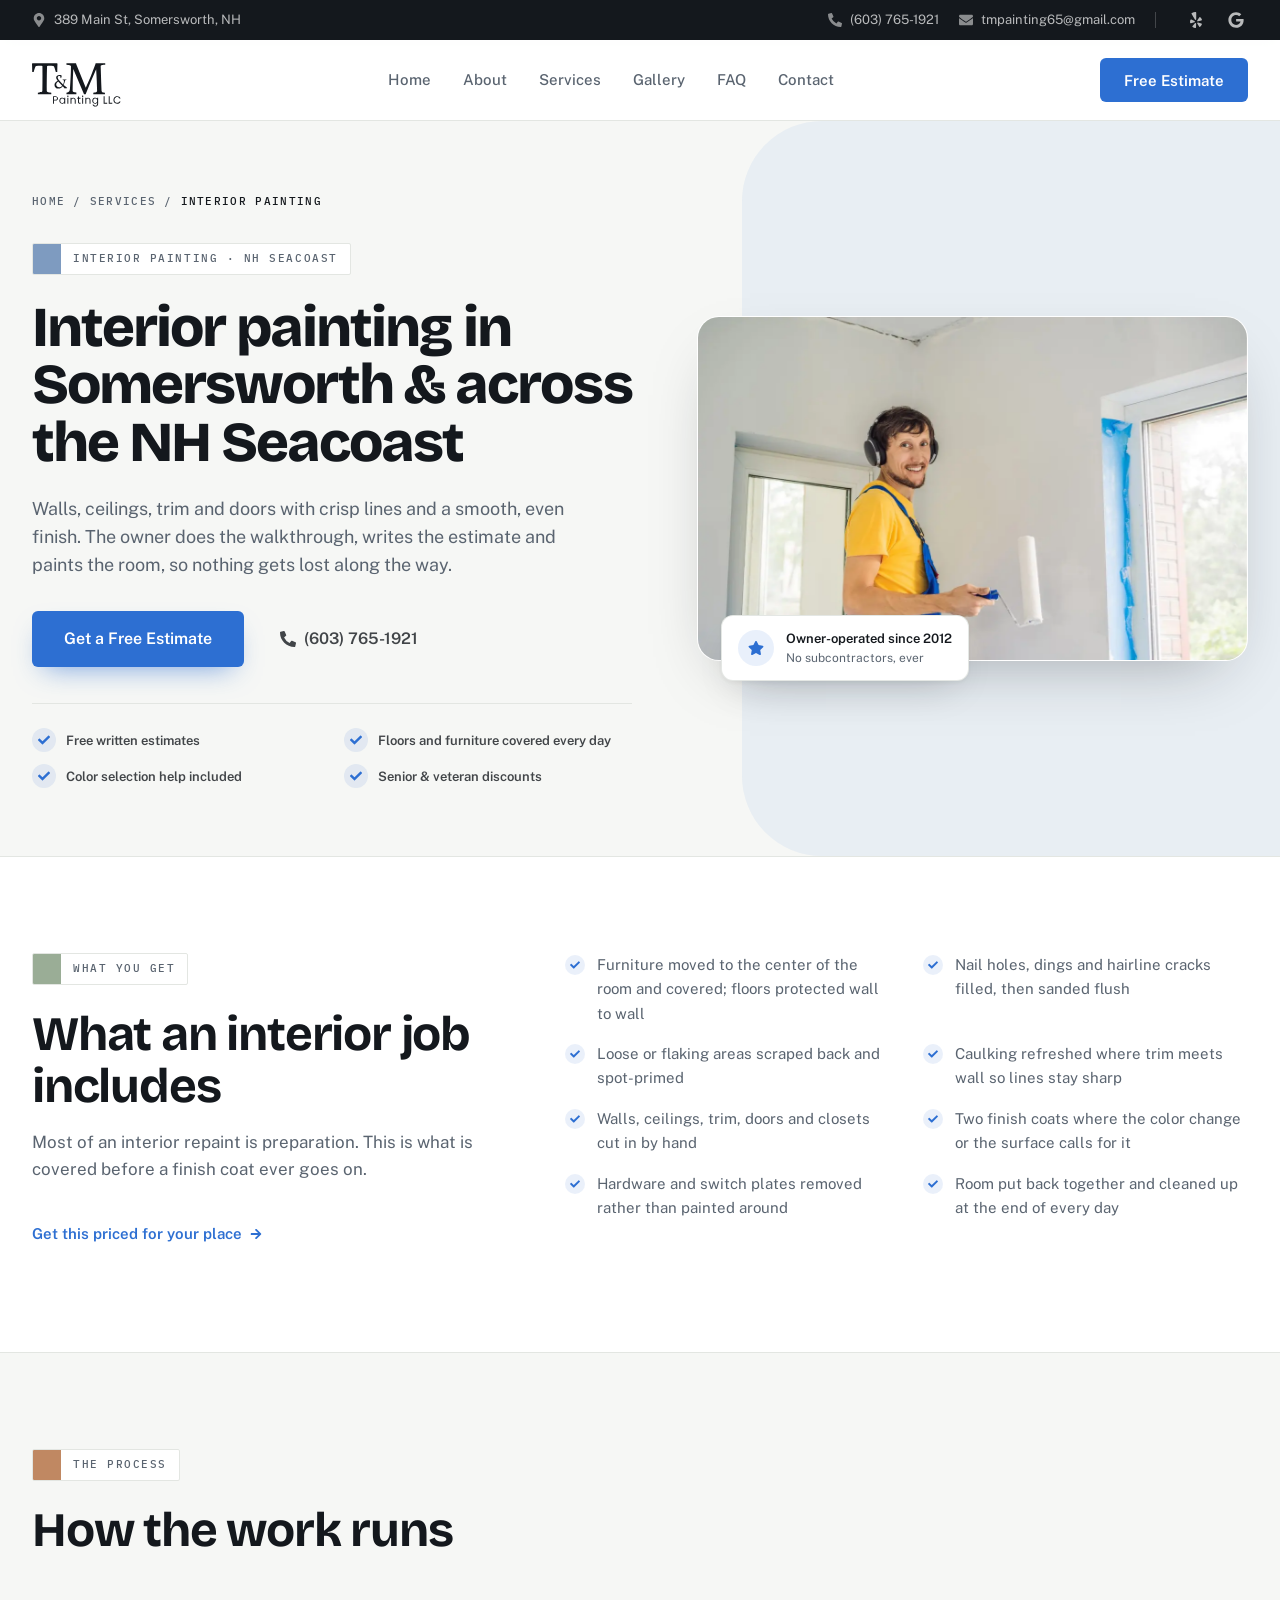
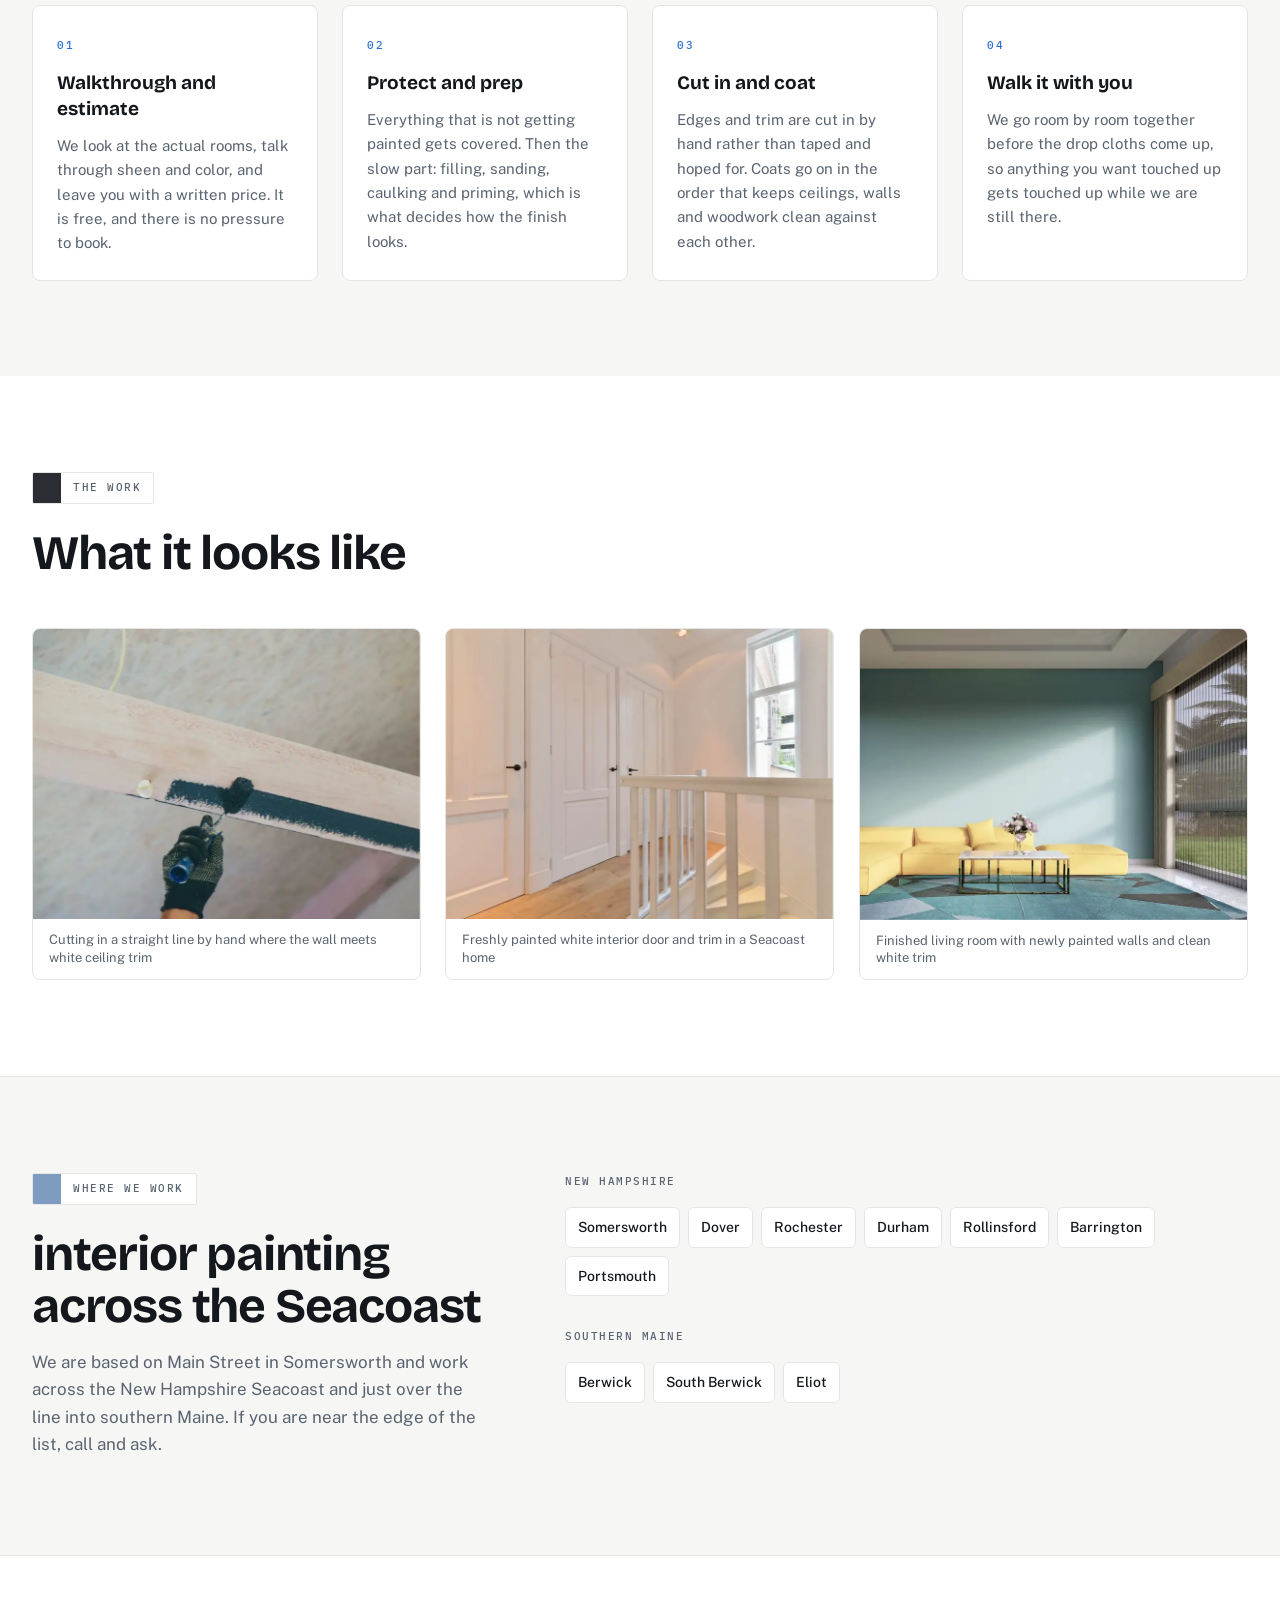
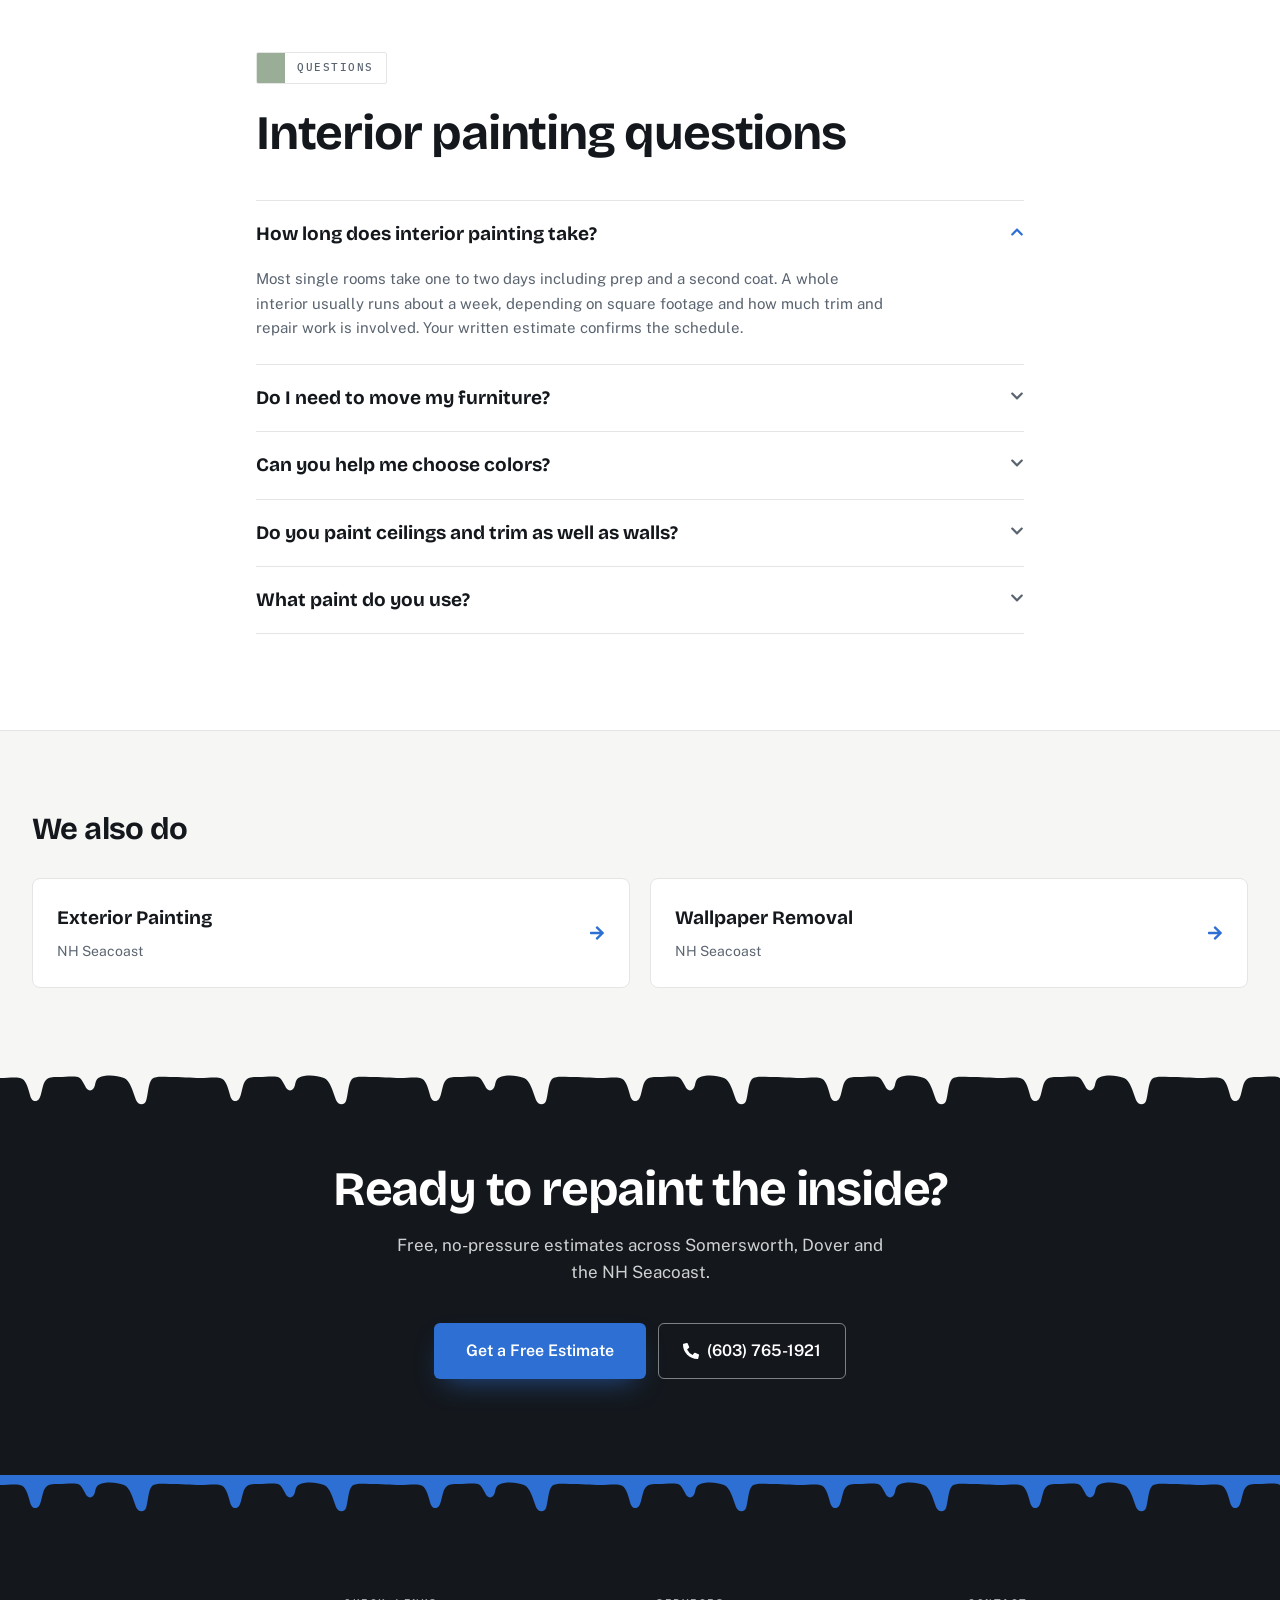
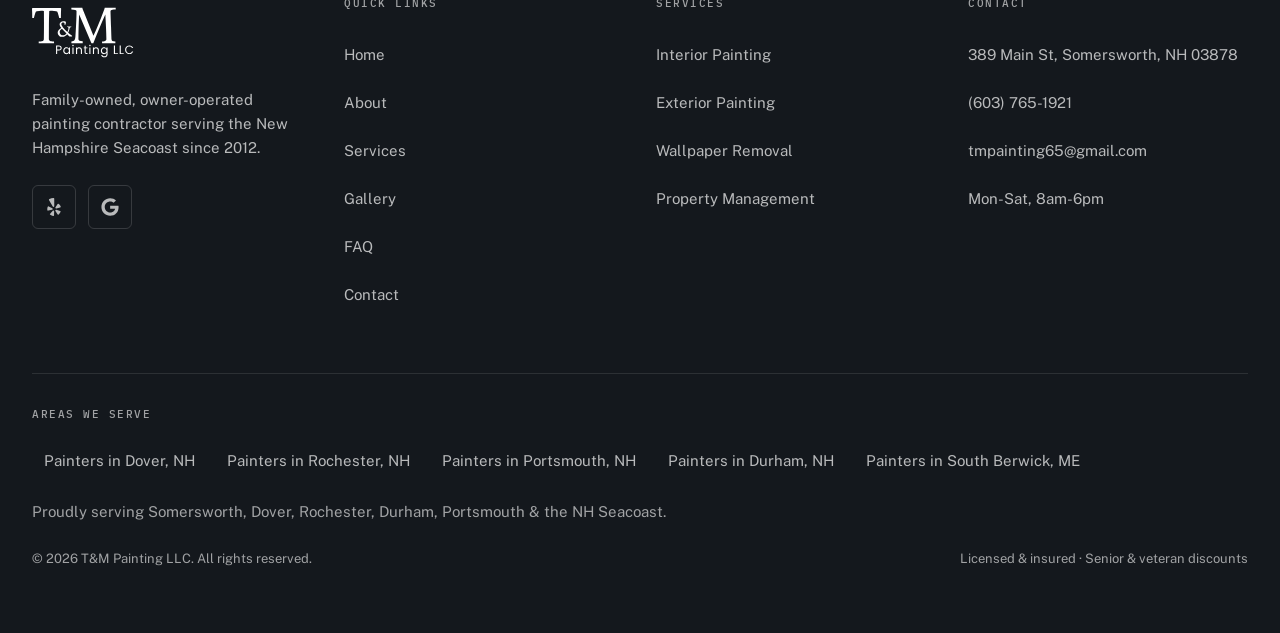
<file: services/interior-painting/index.html>
<!DOCTYPE html><html lang="en-US"><head><meta charSet="utf-8"/><meta http-equiv="x-ua-compatible" content="ie=edge"/><meta name="viewport" content="width=device-width, initial-scale=1, shrink-to-fit=no"/><meta name="generator" content="Gatsby 5.16.1"/><meta name="theme-color" content="#14181D"/><meta name="description" content="Owner-operated interior painters serving Somersworth, Dover and the NH Seacoast since 2012. Walls, ceilings, trim and doors, finished clean. Free estimates." data-gatsby-head="true"/><meta name="robots" content="index,follow" data-gatsby-head="true"/><meta name="format-detection" content="telephone=no" data-gatsby-head="true"/><meta property="og:type" content="website" data-gatsby-head="true"/><meta property="og:site_name" content="T&amp;M Painting LLC" data-gatsby-head="true"/><meta property="og:title" content="Interior Painting in Somersworth &amp; Dover, NH | T&amp;M Painting" data-gatsby-head="true"/><meta property="og:description" content="Owner-operated interior painters serving Somersworth, Dover and the NH Seacoast since 2012. Walls, ceilings, trim and doors, finished clean. Free estimates." data-gatsby-head="true"/><meta property="og:url" content="https://tandmpaintingllc.com/services/interior-painting/" data-gatsby-head="true"/><meta property="og:locale" content="en_US" data-gatsby-head="true"/><meta property="og:image" content="https://tandmpaintingllc.com/og-interior-painting.jpg" data-gatsby-head="true"/><meta property="og:image:width" content="1200" data-gatsby-head="true"/><meta property="og:image:height" content="630" data-gatsby-head="true"/><meta property="og:image:alt" content="T&amp;M Painting LLC — Interior &amp; exterior painting for the NH Seacoast" data-gatsby-head="true"/><meta name="twitter:card" content="summary_large_image" data-gatsby-head="true"/><meta name="twitter:title" content="Interior Painting in Somersworth &amp; Dover, NH | T&amp;M Painting" data-gatsby-head="true"/><meta name="twitter:description" content="Owner-operated interior painters serving Somersworth, Dover and the NH Seacoast since 2012. Walls, ceilings, trim and doors, finished clean. Free estimates." data-gatsby-head="true"/><meta name="twitter:image" content="https://tandmpaintingllc.com/og-interior-painting.jpg" data-gatsby-head="true"/><meta name="twitter:image:alt" content="T&amp;M Painting LLC — Interior &amp; exterior painting for the NH Seacoast" data-gatsby-head="true"/><meta name="geo.region" content="US-NH" data-gatsby-head="true"/><meta name="geo.placename" content="Somersworth" data-gatsby-head="true"/><meta name="geo.position" content="43.2458412;-70.8527675" data-gatsby-head="true"/><style data-href="/styles.1beef4822a8ade3ed57e.css" data-identity="gatsby-global-css">*,:after,:before{--tw-border-spacing-x:0;--tw-border-spacing-y:0;--tw-translate-x:0;--tw-translate-y:0;--tw-rotate:0;--tw-skew-x:0;--tw-skew-y:0;--tw-scale-x:1;--tw-scale-y:1;--tw-pan-x: ;--tw-pan-y: ;--tw-pinch-zoom: ;--tw-scroll-snap-strictness:proximity;--tw-gradient-from-position: ;--tw-gradient-via-position: ;--tw-gradient-to-position: ;--tw-ordinal: ;--tw-slashed-zero: ;--tw-numeric-figure: ;--tw-numeric-spacing: ;--tw-numeric-fraction: ;--tw-ring-inset: ;--tw-ring-offset-width:0px;--tw-ring-offset-color:#fff;--tw-ring-color:rgba(59,130,246,.5);--tw-ring-offset-shadow:0 0 #0000;--tw-ring-shadow:0 0 #0000;--tw-shadow:0 0 #0000;--tw-shadow-colored:0 0 #0000;--tw-blur: ;--tw-brightness: ;--tw-contrast: ;--tw-grayscale: ;--tw-hue-rotate: ;--tw-invert: ;--tw-saturate: ;--tw-sepia: ;--tw-drop-shadow: ;--tw-backdrop-blur: ;--tw-backdrop-brightness: ;--tw-backdrop-contrast: ;--tw-backdrop-grayscale: ;--tw-backdrop-hue-rotate: ;--tw-backdrop-invert: ;--tw-backdrop-opacity: ;--tw-backdrop-saturate: ;--tw-backdrop-sepia: ;--tw-contain-size: ;--tw-contain-layout: ;--tw-contain-paint: ;--tw-contain-style: }::backdrop{--tw-border-spacing-x:0;--tw-border-spacing-y:0;--tw-translate-x:0;--tw-translate-y:0;--tw-rotate:0;--tw-skew-x:0;--tw-skew-y:0;--tw-scale-x:1;--tw-scale-y:1;--tw-pan-x: ;--tw-pan-y: ;--tw-pinch-zoom: ;--tw-scroll-snap-strictness:proximity;--tw-gradient-from-position: ;--tw-gradient-via-position: ;--tw-gradient-to-position: ;--tw-ordinal: ;--tw-slashed-zero: ;--tw-numeric-figure: ;--tw-numeric-spacing: ;--tw-numeric-fraction: ;--tw-ring-inset: ;--tw-ring-offset-width:0px;--tw-ring-offset-color:#fff;--tw-ring-color:rgba(59,130,246,.5);--tw-ring-offset-shadow:0 0 #0000;--tw-ring-shadow:0 0 #0000;--tw-shadow:0 0 #0000;--tw-shadow-colored:0 0 #0000;--tw-blur: ;--tw-brightness: ;--tw-contrast: ;--tw-grayscale: ;--tw-hue-rotate: ;--tw-invert: ;--tw-saturate: ;--tw-sepia: ;--tw-drop-shadow: ;--tw-backdrop-blur: ;--tw-backdrop-brightness: ;--tw-backdrop-contrast: ;--tw-backdrop-grayscale: ;--tw-backdrop-hue-rotate: ;--tw-backdrop-invert: ;--tw-backdrop-opacity: ;--tw-backdrop-saturate: ;--tw-backdrop-sepia: ;--tw-contain-size: ;--tw-contain-layout: ;--tw-contain-paint: ;--tw-contain-style: }/*
! tailwindcss v3.4.19 | MIT License | https://tailwindcss.com
*/*,:after,:before{border:0 solid #e5e7eb;box-sizing:border-box}:after,:before{--tw-content:""}:host,html{-webkit-text-size-adjust:100%;font-feature-settings:normal;-webkit-tap-highlight-color:transparent;font-family:Public Sans,ui-sans-serif,system-ui,sans-serif;font-variation-settings:normal;line-height:1.5;-moz-tab-size:4;-o-tab-size:4;tab-size:4}body{line-height:inherit;margin:0}hr{border-top-width:1px;color:inherit;height:0}abbr:where([title]){-webkit-text-decoration:underline dotted;text-decoration:underline dotted}h1,h2,h3,h4,h5,h6{font-size:inherit;font-weight:inherit}a{color:inherit;text-decoration:inherit}b,strong{font-weight:bolder}code,kbd,pre,samp{font-feature-settings:normal;font-family:IBM Plex Mono,ui-monospace,SFMono-Regular,monospace;font-size:1em;font-variation-settings:normal}small{font-size:80%}sub,sup{font-size:75%;line-height:0;position:relative;vertical-align:baseline}sub{bottom:-.25em}sup{top:-.5em}table{border-collapse:collapse;border-color:inherit;text-indent:0}button,input,optgroup,select,textarea{font-feature-settings:inherit;color:inherit;font-family:inherit;font-size:100%;font-variation-settings:inherit;font-weight:inherit;letter-spacing:inherit;line-height:inherit;margin:0;padding:0}button,select{text-transform:none}button,input:where([type=button]),input:where([type=reset]),input:where([type=submit]){-webkit-appearance:button;background-color:transparent;background-image:none}:-moz-focusring{outline:auto}:-moz-ui-invalid{box-shadow:none}progress{vertical-align:baseline}::-webkit-inner-spin-button,::-webkit-outer-spin-button{height:auto}[type=search]{-webkit-appearance:textfield;outline-offset:-2px}::-webkit-search-decoration{-webkit-appearance:none}::-webkit-file-upload-button{-webkit-appearance:button;font:inherit}summary{display:list-item}blockquote,dd,dl,figure,h1,h2,h3,h4,h5,h6,hr,p,pre{margin:0}fieldset{margin:0}fieldset,legend{padding:0}menu,ol,ul{list-style:none;margin:0;padding:0}dialog{padding:0}textarea{resize:vertical}input::-moz-placeholder,textarea::-moz-placeholder{color:#9ca3af;opacity:1}input::placeholder,textarea::placeholder{color:#9ca3af;opacity:1}[role=button],button{cursor:pointer}:disabled{cursor:default}audio,canvas,embed,iframe,img,object,svg,video{display:block;vertical-align:middle}img,video{height:auto;max-width:100%}[hidden]:where(:not([hidden=until-found])){display:none}@font-face{font-display:swap;font-family:Bricolage Grotesque;font-style:normal;font-weight:700;src:url(/fonts/bricolage-grotesque-latin-700-normal.woff2) format("woff2");unicode-range:u+00??,u+0131,u+0152-0153,u+02bb-02bc,u+02c6,u+02da,u+02dc,u+0304,u+0308,u+0329,u+2000-206f,u+20ac,u+2122,u+2191,u+2193,u+2212,u+2215,u+feff,u+fffd}@font-face{font-display:swap;font-family:Bricolage Grotesque;font-style:normal;font-weight:800;src:url(/fonts/bricolage-grotesque-latin-800-normal.woff2) format("woff2");unicode-range:u+00??,u+0131,u+0152-0153,u+02bb-02bc,u+02c6,u+02da,u+02dc,u+0304,u+0308,u+0329,u+2000-206f,u+20ac,u+2122,u+2191,u+2193,u+2212,u+2215,u+feff,u+fffd}@font-face{font-display:swap;font-family:Public Sans;font-style:normal;font-weight:400;src:url(/fonts/public-sans-latin-400-normal.woff2) format("woff2");unicode-range:u+00??,u+0131,u+0152-0153,u+02bb-02bc,u+02c6,u+02da,u+02dc,u+0304,u+0308,u+0329,u+2000-206f,u+20ac,u+2122,u+2191,u+2193,u+2212,u+2215,u+feff,u+fffd}@font-face{font-display:swap;font-family:Public Sans;font-style:normal;font-weight:500;src:url(/fonts/public-sans-latin-500-normal.woff2) format("woff2");unicode-range:u+00??,u+0131,u+0152-0153,u+02bb-02bc,u+02c6,u+02da,u+02dc,u+0304,u+0308,u+0329,u+2000-206f,u+20ac,u+2122,u+2191,u+2193,u+2212,u+2215,u+feff,u+fffd}@font-face{font-display:swap;font-family:Public Sans;font-style:normal;font-weight:600;src:url(/fonts/public-sans-latin-600-normal.woff2) format("woff2");unicode-range:u+00??,u+0131,u+0152-0153,u+02bb-02bc,u+02c6,u+02da,u+02dc,u+0304,u+0308,u+0329,u+2000-206f,u+20ac,u+2122,u+2191,u+2193,u+2212,u+2215,u+feff,u+fffd}@font-face{font-display:swap;font-family:IBM Plex Mono;font-style:normal;font-weight:500;src:url(/fonts/ibm-plex-mono-latin-500-normal.woff2) format("woff2");unicode-range:u+00??,u+0131,u+0152-0153,u+02bb-02bc,u+02c6,u+02da,u+02dc,u+0304,u+0308,u+0329,u+2000-206f,u+20ac,u+2122,u+2191,u+2193,u+2212,u+2215,u+feff,u+fffd}:root{--topbar-h:0px;--header-h:73px;--chrome-h:calc(var(--topbar-h) + var(--header-h))}@media (min-width:1024px){:root{--topbar-h:40px;--header-h:81px}}html{-webkit-text-size-adjust:100%;scroll-behavior:smooth}body{--tw-bg-opacity:1;--tw-text-opacity:1;-webkit-font-smoothing:antialiased;-moz-osx-font-smoothing:grayscale;background-color:rgb(246 247 245/var(--tw-bg-opacity,1));color:rgb(20 24 29/var(--tw-text-opacity,1));font-family:Public Sans,ui-sans-serif,system-ui,sans-serif;font-size:16px;font-weight:400;line-height:1.625;text-rendering:optimizeLegibility}@media (min-width:768px){body{font-size:17px}}h1,h2,h3{--tw-text-opacity:1;color:rgb(20 24 29/var(--tw-text-opacity,1));font-family:Bricolage Grotesque,ui-sans-serif,system-ui,sans-serif}div[id],section[id]{scroll-margin-top:88px}@media (min-width:1024px){div[id],section[id]{scroll-margin-top:80px}}:focus-visible{border-radius:2px;outline:2px solid #2d6fd2;outline-offset:2px}::-moz-selection{background:#2d6fd2;color:#fff}::selection{background:#2d6fd2;color:#fff}.container{width:100%}@media (min-width:640px){.container{max-width:640px}}@media (min-width:768px){.container{max-width:768px}}@media (min-width:1024px){.container{max-width:1024px}}@media (min-width:1280px){.container{max-width:1280px}}@media (min-width:1536px){.container{max-width:1536px}}.shell{margin-left:auto;margin-right:auto;max-width:1280px;padding-left:1.25rem;padding-right:1.25rem;width:100%}@media (min-width:640px){.shell{padding-left:1.5rem;padding-right:1.5rem}}@media (min-width:1024px){.shell{padding-left:2rem;padding-right:2rem}}.main-offset{padding-top:var(--chrome-h)}.btn,.btn-primary{align-items:center;border-radius:.375rem;display:inline-flex;font-size:15px;font-weight:600;gap:.5rem;justify-content:center;line-height:1;min-height:44px;padding-left:1.5rem;padding-right:1.5rem;transition-duration:.2s;transition-property:color,background-color,border-color,text-decoration-color,fill,stroke;transition-timing-function:cubic-bezier(.4,0,.2,1)}.btn-primary{--tw-bg-opacity:1;--tw-text-opacity:1;background-color:rgb(45 111 210/var(--tw-bg-opacity,1));color:rgb(255 255 255/var(--tw-text-opacity,1))}.btn-primary:hover{--tw-bg-opacity:1;background-color:rgb(31 85 168/var(--tw-bg-opacity,1))}.btn-ghost-light{--tw-text-opacity:1;align-items:center;border-color:hsla(0,0%,100%,.45);border-radius:.375rem;border-width:1px;color:rgb(255 255 255/var(--tw-text-opacity,1));display:inline-flex;font-size:15px;font-weight:600;gap:.5rem;justify-content:center;line-height:1;min-height:44px;padding-left:1.5rem;padding-right:1.5rem;transition-duration:.2s;transition-property:color,background-color,border-color,text-decoration-color,fill,stroke;transition-timing-function:cubic-bezier(.4,0,.2,1)}.btn-ghost-light:hover{--tw-border-opacity:1;background-color:hsla(0,0%,100%,.1);border-color:rgb(255 255 255/var(--tw-border-opacity,1))}.btn-outline-ink{--tw-text-opacity:1;align-items:center;border-color:rgba(20,24,29,.25);border-radius:.375rem;border-width:1px;color:rgb(20 24 29/var(--tw-text-opacity,1));display:inline-flex;font-size:15px;font-weight:600;gap:.5rem;justify-content:center;line-height:1;min-height:44px;padding-left:1.5rem;padding-right:1.5rem;transition-duration:.2s;transition-property:color,background-color,border-color,text-decoration-color,fill,stroke;transition-timing-function:cubic-bezier(.4,0,.2,1)}.btn-outline-ink:hover{--tw-border-opacity:1;background-color:rgba(20,24,29,.04);border-color:rgb(20 24 29/var(--tw-border-opacity,1))}.eyebrow-label{font-family:IBM Plex Mono,ui-monospace,SFMono-Regular,monospace;font-size:11px;font-weight:500;letter-spacing:.14em;text-transform:uppercase}.link-tape{--tw-text-opacity:1;color:rgb(45 111 210/var(--tw-text-opacity,1));text-decoration-line:underline;text-underline-offset:4px;transition-duration:.15s;transition-property:color,background-color,border-color,text-decoration-color,fill,stroke;transition-timing-function:cubic-bezier(.4,0,.2,1)}.link-tape:hover{--tw-text-opacity:1;color:rgb(31 85 168/var(--tw-text-opacity,1))}.sr-only{clip:rect(0,0,0,0);border-width:0;height:1px;margin:-1px;overflow:hidden;padding:0;position:absolute;white-space:nowrap;width:1px}.pointer-events-none{pointer-events:none}.visible{visibility:visible}.invisible{visibility:hidden}.static{position:static}.fixed{position:fixed}.absolute{position:absolute}.relative{position:relative}.sticky{position:sticky}.inset-0{inset:0}.inset-x-0{left:0;right:0}.inset-x-3{left:.75rem;right:.75rem}.inset-x-\[-5\%\]{left:-5%;right:-5%}.inset-y-0{bottom:0;top:0}.-bottom-1{bottom:-.25rem}.-bottom-4{bottom:-1rem}.-bottom-5{bottom:-1.25rem}.-left-2{left:-.5rem}.-left-24{left:-6rem}.-right-20{right:-5rem}.-top-2{top:-.5rem}.-top-20{top:-5rem}.bottom-0{bottom:0}.bottom-1\.5{bottom:.375rem}.bottom-\[-18px\]{bottom:-18px}.left-0{left:0}.left-5{left:1.25rem}.left-6{left:1.5rem}.left-\[-3\%\]{left:-3%}.right-0{right:0}.right-5{right:1.25rem}.top-0{top:0}.top-0\.5{top:.125rem}.top-44{top:11rem}.top-5{top:1.25rem}.top-\[-1\%\]{top:-1%}.top-\[13px\]{top:13px}.top-\[7px\]{top:7px}.isolate{isolation:isolate}.-z-10{z-index:-10}.-z-20{z-index:-20}.z-10{z-index:10}.z-40{z-index:40}.z-50{z-index:50}.z-\[60\]{z-index:60}.z-\[70\]{z-index:70}.-m-2{margin:-.5rem}.mx-auto{margin-left:auto;margin-right:auto}.-mr-2{margin-right:-.5rem}.mb-14{margin-bottom:3.5rem}.mb-2{margin-bottom:.5rem}.mb-5{margin-bottom:1.25rem}.mb-7{margin-bottom:1.75rem}.ml-0\.5{margin-left:.125rem}.mt-0\.5{margin-top:.125rem}.mt-1{margin-top:.25rem}.mt-1\.5{margin-top:.375rem}.mt-10{margin-top:2.5rem}.mt-12{margin-top:3rem}.mt-14{margin-top:3.5rem}.mt-2{margin-top:.5rem}.mt-3{margin-top:.75rem}.mt-4{margin-top:1rem}.mt-5{margin-top:1.25rem}.mt-6{margin-top:1.5rem}.mt-7{margin-top:1.75rem}.mt-8{margin-top:2rem}.mt-9{margin-top:2.25rem}.mt-auto{margin-top:auto}.block{display:block}.inline-block{display:inline-block}.flex{display:flex}.inline-flex{display:inline-flex}.grid{display:grid}.hidden{display:none}.h-0\.5{height:.125rem}.h-1\.5{height:.375rem}.h-10{height:2.5rem}.h-11{height:2.75rem}.h-12{height:3rem}.h-16{height:4rem}.h-2\.5{height:.625rem}.h-3{height:.75rem}.h-3\.5{height:.875rem}.h-4{height:1rem}.h-5{height:1.25rem}.h-6{height:1.5rem}.h-64{height:16rem}.h-9{height:2.25rem}.h-\[100dvh\]{height:100dvh}.h-\[18px\]{height:18px}.h-\[19px\]{height:19px}.h-\[72px\]{height:72px}.h-\[76px\]{height:76px}.h-\[95\%\]{height:95%}.h-full{height:100%}.max-h-0{max-height:0}.max-h-10{max-height:2.5rem}.min-h-\[26px\]{min-height:26px}.min-h-\[44px\]{min-height:44px}.min-h-\[460px\]{min-height:460px}.min-h-\[48px\]{min-height:48px}.min-h-\[52px\]{min-height:52px}.min-h-\[54px\]{min-height:54px}.min-h-\[56px\]{min-height:56px}.min-h-\[64px\]{min-height:64px}.min-h-\[68px\]{min-height:68px}.min-h-screen{min-height:100vh}.w-1\/2{width:50%}.w-10{width:2.5rem}.w-11{width:2.75rem}.w-12{width:3rem}.w-16{width:4rem}.w-2\.5{width:.625rem}.w-3{width:.75rem}.w-3\.5{width:.875rem}.w-4{width:1rem}.w-5{width:1.25rem}.w-6{width:1.5rem}.w-64{width:16rem}.w-9{width:2.25rem}.w-\[104\%\]{width:104%}.w-\[106\%\]{width:106%}.w-\[110\%\]{width:110%}.w-\[18px\]{width:18px}.w-\[19px\]{width:19px}.w-\[42\%\]{width:42%}.w-\[min\(88vw\2c 360px\)\]{width:min(88vw,360px)}.w-auto{width:auto}.w-fit{width:-moz-fit-content;width:fit-content}.w-full{width:100%}.w-px{width:1px}.min-w-0{min-width:0}.max-w-2xl{max-width:42rem}.max-w-3xl{max-width:48rem}.max-w-\[20ch\]{max-width:20ch}.max-w-\[500px\]{max-width:500px}.max-w-\[520px\]{max-width:520px}.max-w-\[560px\]{max-width:560px}.max-w-\[570px\]{max-width:570px}.max-w-\[600px\]{max-width:600px}.max-w-\[650px\]{max-width:650px}.max-w-\[720px\]{max-width:720px}.max-w-lg{max-width:32rem}.max-w-md{max-width:28rem}.max-w-xl{max-width:36rem}.max-w-xs{max-width:20rem}.flex-1{flex:1 1 0%}.shrink-0{flex-shrink:0}.origin-left{transform-origin:left}.translate-x-0{--tw-translate-x:0px}.translate-x-0,.translate-x-4{transform:translate(var(--tw-translate-x),var(--tw-translate-y)) rotate(var(--tw-rotate)) skewX(var(--tw-skew-x)) skewY(var(--tw-skew-y)) scaleX(var(--tw-scale-x)) scaleY(var(--tw-scale-y))}.translate-x-4{--tw-translate-x:1rem}.translate-x-full{--tw-translate-x:100%}.translate-x-full,.translate-y-0{transform:translate(var(--tw-translate-x),var(--tw-translate-y)) rotate(var(--tw-rotate)) skewX(var(--tw-skew-x)) skewY(var(--tw-skew-y)) scaleX(var(--tw-scale-x)) scaleY(var(--tw-scale-y))}.translate-y-0{--tw-translate-y:0px}.translate-y-2{--tw-translate-y:0.5rem}.-rotate-2,.translate-y-2{transform:translate(var(--tw-translate-x),var(--tw-translate-y)) rotate(var(--tw-rotate)) skewX(var(--tw-skew-x)) skewY(var(--tw-skew-y)) scaleX(var(--tw-scale-x)) scaleY(var(--tw-scale-y))}.-rotate-2{--tw-rotate:-2deg}.-rotate-45{--tw-rotate:-45deg}.-rotate-45,.-rotate-\[1\.4deg\]{transform:translate(var(--tw-translate-x),var(--tw-translate-y)) rotate(var(--tw-rotate)) skewX(var(--tw-skew-x)) skewY(var(--tw-skew-y)) scaleX(var(--tw-scale-x)) scaleY(var(--tw-scale-y))}.-rotate-\[1\.4deg\]{--tw-rotate:-1.4deg}.rotate-0{--tw-rotate:0deg}.rotate-0,.rotate-180{transform:translate(var(--tw-translate-x),var(--tw-translate-y)) rotate(var(--tw-rotate)) skewX(var(--tw-skew-x)) skewY(var(--tw-skew-y)) scaleX(var(--tw-scale-x)) scaleY(var(--tw-scale-y))}.rotate-180{--tw-rotate:180deg}.rotate-45{--tw-rotate:45deg}.rotate-45,.scale-x-0{transform:translate(var(--tw-translate-x),var(--tw-translate-y)) rotate(var(--tw-rotate)) skewX(var(--tw-skew-x)) skewY(var(--tw-skew-y)) scaleX(var(--tw-scale-x)) scaleY(var(--tw-scale-y))}.scale-x-0{--tw-scale-x:0}.scale-x-100{--tw-scale-x:1;transform:translate(var(--tw-translate-x),var(--tw-translate-y)) rotate(var(--tw-rotate)) skewX(var(--tw-skew-x)) skewY(var(--tw-skew-y)) scaleX(var(--tw-scale-x)) scaleY(var(--tw-scale-y))}.resize-y{resize:vertical}.appearance-none{-webkit-appearance:none;-moz-appearance:none;appearance:none}.break-inside-avoid{-moz-column-break-inside:avoid;break-inside:avoid}.grid-cols-1{grid-template-columns:repeat(1,minmax(0,1fr))}.grid-cols-2{grid-template-columns:repeat(2,minmax(0,1fr))}.grid-rows-\[0fr\]{grid-template-rows:0fr}.grid-rows-\[1fr\]{grid-template-rows:1fr}.flex-col{flex-direction:column}.flex-wrap{flex-wrap:wrap}.items-start{align-items:flex-start}.items-end{align-items:flex-end}.items-center{align-items:center}.items-stretch{align-items:stretch}.justify-center{justify-content:center}.justify-between{justify-content:space-between}.gap-1{gap:.25rem}.gap-1\.5{gap:.375rem}.gap-10{gap:2.5rem}.gap-12{gap:3rem}.gap-14{gap:3.5rem}.gap-2{gap:.5rem}.gap-2\.5{gap:.625rem}.gap-3{gap:.75rem}.gap-4{gap:1rem}.gap-5{gap:1.25rem}.gap-6{gap:1.5rem}.gap-8{gap:2rem}.gap-x-2{-moz-column-gap:.5rem;column-gap:.5rem}.gap-x-6{-moz-column-gap:1.5rem;column-gap:1.5rem}.gap-x-8{-moz-column-gap:2rem;column-gap:2rem}.gap-y-1{row-gap:.25rem}.gap-y-3{row-gap:.75rem}.gap-y-4{row-gap:1rem}.gap-y-5{row-gap:1.25rem}.gap-y-6{row-gap:1.5rem}.space-y-1>:not([hidden])~:not([hidden]){--tw-space-y-reverse:0;margin-bottom:calc(.25rem*var(--tw-space-y-reverse));margin-top:calc(.25rem*(1 - var(--tw-space-y-reverse)))}.space-y-5>:not([hidden])~:not([hidden]){--tw-space-y-reverse:0;margin-bottom:calc(1.25rem*var(--tw-space-y-reverse));margin-top:calc(1.25rem*(1 - var(--tw-space-y-reverse)))}.divide-y>:not([hidden])~:not([hidden]){--tw-divide-y-reverse:0;border-bottom-width:calc(1px*var(--tw-divide-y-reverse));border-top-width:calc(1px*(1 - var(--tw-divide-y-reverse)))}.divide-mist>:not([hidden])~:not([hidden]){--tw-divide-opacity:1;border-color:rgb(227 230 226/var(--tw-divide-opacity,1))}.self-start{align-self:flex-start}.overflow-hidden{overflow:hidden}.overflow-visible{overflow:visible}.overflow-y-auto{overflow-y:auto}.whitespace-nowrap{white-space:nowrap}.break-words{overflow-wrap:break-word}.break-all{word-break:break-all}.rounded-2xl{border-radius:1rem}.rounded-\[22px\]{border-radius:22px}.rounded-\[26px\]{border-radius:26px}.rounded-\[28px\]{border-radius:28px}.rounded-full{border-radius:9999px}.rounded-lg{border-radius:.5rem}.rounded-md{border-radius:.375rem}.rounded-sm{border-radius:.125rem}.rounded-xl{border-radius:.75rem}.rounded-l-\[5rem\]{border-bottom-left-radius:5rem;border-top-left-radius:5rem}.border{border-width:1px}.border-2{border-width:2px}.border-\[42px\]{border-width:42px}.border-y{border-top-width:1px}.border-b,.border-y{border-bottom-width:1px}.border-t{border-top-width:1px}.border-ink\/25{border-color:rgba(20,24,29,.25)}.border-mist{--tw-border-opacity:1;border-color:rgb(227 230 226/var(--tw-border-opacity,1))}.border-mist\/70{border-color:hsla(105,7%,89%,.7)}.border-mist\/90{border-color:hsla(105,7%,89%,.9)}.border-red-500{--tw-border-opacity:1;border-color:rgb(239 68 68/var(--tw-border-opacity,1))}.border-tape{--tw-border-opacity:1;border-color:rgb(45 111 210/var(--tw-border-opacity,1))}.border-tape\/15{border-color:rgba(45,111,210,.15)}.border-tape\/\[0\.035\]{border-color:rgba(45,111,210,.035)}.border-white\/10{border-color:hsla(0,0%,100%,.1)}.border-white\/15{border-color:hsla(0,0%,100%,.15)}.border-white\/25{border-color:hsla(0,0%,100%,.25)}.border-white\/30{border-color:hsla(0,0%,100%,.3)}.border-white\/35{border-color:hsla(0,0%,100%,.35)}.border-white\/45{border-color:hsla(0,0%,100%,.45)}.border-white\/80{border-color:hsla(0,0%,100%,.8)}.bg-\[\#4285F4\]\/10{background-color:rgba(66,133,244,.1)}.bg-chip-clay{--tw-bg-opacity:1;background-color:rgb(192 136 98/var(--tw-bg-opacity,1))}.bg-chip-dusty{--tw-bg-opacity:1;background-color:rgb(126 155 192/var(--tw-bg-opacity,1))}.bg-chip-offblack{--tw-bg-opacity:1;background-color:rgb(42 46 51/var(--tw-bg-opacity,1))}.bg-chip-sage{--tw-bg-opacity:1;background-color:rgb(154 173 150/var(--tw-bg-opacity,1))}.bg-current{background-color:currentColor}.bg-ink{--tw-bg-opacity:1;background-color:rgb(20 24 29/var(--tw-bg-opacity,1))}.bg-ink\/20{background-color:rgba(20,24,29,.2)}.bg-ink\/40{background-color:rgba(20,24,29,.4)}.bg-ink\/75{background-color:rgba(20,24,29,.75)}.bg-ink\/80{background-color:rgba(20,24,29,.8)}.bg-primer{--tw-bg-opacity:1;background-color:rgb(246 247 245/var(--tw-bg-opacity,1))}.bg-red-50{--tw-bg-opacity:1;background-color:rgb(254 242 242/var(--tw-bg-opacity,1))}.bg-tape{--tw-bg-opacity:1;background-color:rgb(45 111 210/var(--tw-bg-opacity,1))}.bg-tape\/10{background-color:rgba(45,111,210,.1)}.bg-tape\/20{background-color:rgba(45,111,210,.2)}.bg-tape\/\[0\.055\]{background-color:rgba(45,111,210,.055)}.bg-tape\/\[0\.07\]{background-color:rgba(45,111,210,.07)}.bg-white{--tw-bg-opacity:1;background-color:rgb(255 255 255/var(--tw-bg-opacity,1))}.bg-white\/10{background-color:hsla(0,0%,100%,.1)}.bg-white\/20{background-color:hsla(0,0%,100%,.2)}.bg-white\/95{background-color:hsla(0,0%,100%,.95)}.bg-\[url\(\'data\:image\/svg\+xml\;charset\=utf-8\2c \%3Csvg\%20xmlns\%3D\%22http\%3A\/\/www\.w3\.org\/2000\/svg\%22\%20viewBox\%3D\%220\%200\%2016\%2016\%22\%20fill\%3D\%22\%235A6470\%22\%3E\%3Cpath\%20d\%3D\%22M4\.5\%206\.5L8\%2010l3\.5-3\.5z\%22\/\%3E\%3C\/svg\%3E\'\)\]{background-image:url("data:image/svg+xml;charset=utf-8,%3Csvg xmlns='http://www.w3.org/2000/svg' fill='%235A6470' viewBox='0 0 16 16'%3E%3Cpath d='M4.5 6.5 8 10l3.5-3.5z'/%3E%3C/svg%3E")}.bg-\[length\:20px_20px\]{background-size:20px 20px}.bg-\[right_14px_center\]{background-position:right 14px center}.bg-no-repeat{background-repeat:no-repeat}.p-2{padding:.5rem}.p-6{padding:1.5rem}.p-7{padding:1.75rem}.px-2{padding-left:.5rem;padding-right:.5rem}.px-2\.5{padding-left:.625rem;padding-right:.625rem}.px-3{padding-left:.75rem;padding-right:.75rem}.px-3\.5{padding-left:.875rem;padding-right:.875rem}.px-4{padding-left:1rem;padding-right:1rem}.px-5{padding-left:1.25rem;padding-right:1.25rem}.px-6{padding-left:1.5rem;padding-right:1.5rem}.px-7{padding-left:1.75rem;padding-right:1.75rem}.px-8{padding-left:2rem;padding-right:2rem}.py-1{padding-bottom:.25rem;padding-top:.25rem}.py-1\.5{padding-bottom:.375rem;padding-top:.375rem}.py-12{padding-bottom:3rem;padding-top:3rem}.py-14{padding-bottom:3.5rem;padding-top:3.5rem}.py-16{padding-bottom:4rem;padding-top:4rem}.py-2{padding-bottom:.5rem;padding-top:.5rem}.py-20{padding-bottom:5rem;padding-top:5rem}.py-3{padding-bottom:.75rem;padding-top:.75rem}.py-3\.5{padding-bottom:.875rem;padding-top:.875rem}.py-4{padding-bottom:1rem;padding-top:1rem}.py-5{padding-bottom:1.25rem;padding-top:1.25rem}.py-6{padding-bottom:1.5rem;padding-top:1.5rem}.py-7{padding-bottom:1.75rem;padding-top:1.75rem}.py-8{padding-bottom:2rem;padding-top:2rem}.pb-1\.5{padding-bottom:.375rem}.pb-6{padding-bottom:1.5rem}.pb-9{padding-bottom:2.25rem}.pb-\[calc\(0\.5rem\+env\(safe-area-inset-bottom\)\)\]{padding-bottom:calc(.5rem + env(safe-area-inset-bottom))}.pb-\[calc\(5\.5rem\+env\(safe-area-inset-bottom\)\)\]{padding-bottom:calc(5.5rem + env(safe-area-inset-bottom))}.pb-\[max\(20px\2c env\(safe-area-inset-bottom\)\)\]{padding-bottom:max(20px,env(safe-area-inset-bottom))}.pr-1{padding-right:.25rem}.pr-10{padding-right:2.5rem}.pr-11{padding-right:2.75rem}.pt-10{padding-top:2.5rem}.pt-16{padding-top:4rem}.pt-5{padding-top:1.25rem}.pt-6{padding-top:1.5rem}.pt-8{padding-top:2rem}.text-left{text-align:left}.text-center{text-align:center}.align-middle{vertical-align:middle}.font-display{font-family:Bricolage Grotesque,ui-sans-serif,system-ui,sans-serif}.font-mono{font-family:IBM Plex Mono,ui-monospace,SFMono-Regular,monospace}.text-2xl{font-size:1.5rem;line-height:2rem}.text-4xl{font-size:2.25rem;line-height:2.5rem}.text-\[10px\]{font-size:10px}.text-\[11px\]{font-size:11px}.text-\[12px\]{font-size:12px}.text-\[13px\]{font-size:13px}.text-\[14px\]{font-size:14px}.text-\[15px\]{font-size:15px}.text-\[16px\]{font-size:16px}.text-\[17px\]{font-size:17px}.text-\[19px\]{font-size:19px}.text-\[22px\]{font-size:22px}.text-\[88px\]{font-size:88px}.text-\[clamp\(2\.35rem\2c 4\.4vw\2c 3\.6rem\)\]{font-size:clamp(2.35rem,4.4vw,3.6rem)}.text-\[clamp\(2\.5rem\2c 5vw\2c 3\.9rem\)\]{font-size:clamp(2.5rem,5vw,3.9rem)}.text-\[clamp\(3rem\2c 6\.1vw\2c 5\.15rem\)\]{font-size:clamp(3rem,6.1vw,5.15rem)}.text-base{font-size:1rem;line-height:1.5rem}.text-display-lg{font-size:clamp(2rem,4vw,3rem);letter-spacing:-.025em;line-height:1.08}.text-display-md{font-size:clamp(1.5rem,2.4vw,2rem);letter-spacing:-.02em;line-height:1.15}.text-sm{font-size:.875rem;line-height:1.25rem}.text-xl{font-size:1.25rem;line-height:1.75rem}.text-xs{font-size:.75rem;line-height:1rem}.font-bold{font-weight:700}.font-extrabold{font-weight:800}.font-medium{font-weight:500}.font-normal{font-weight:400}.font-semibold{font-weight:600}.uppercase{text-transform:uppercase}.not-italic{font-style:normal}.leading-\[0\.8\]{line-height:.8}.leading-\[0\.95\]{line-height:.95}.leading-\[1\.02\]{line-height:1.02}.leading-\[1\.75\]{line-height:1.75}.leading-\[1\.7\]{line-height:1.7}.leading-none{line-height:1}.leading-relaxed{line-height:1.625}.leading-snug{line-height:1.375}.tracking-\[-0\.01em\]{letter-spacing:-.01em}.tracking-\[-0\.02em\]{letter-spacing:-.02em}.tracking-\[-0\.035em\]{letter-spacing:-.035em}.tracking-\[-0\.03em\]{letter-spacing:-.03em}.tracking-\[-0\.045em\]{letter-spacing:-.045em}.tracking-\[-0\.04em\]{letter-spacing:-.04em}.tracking-\[-0\.07em\]{letter-spacing:-.07em}.tracking-\[0\.12em\]{letter-spacing:.12em}.tracking-\[0\.13em\]{letter-spacing:.13em}.tracking-\[0\.14em\]{letter-spacing:.14em}.tracking-\[0\.16em\]{letter-spacing:.16em}.tracking-\[0\.1em\]{letter-spacing:.1em}.text-\[\#4285F4\]{--tw-text-opacity:1;color:rgb(66 133 244/var(--tw-text-opacity,1))}.text-\[\#E8A33D\]{--tw-text-opacity:1;color:rgb(232 163 61/var(--tw-text-opacity,1))}.text-\[\#F3B34C\]{--tw-text-opacity:1;color:rgb(243 179 76/var(--tw-text-opacity,1))}.text-ink{--tw-text-opacity:1;color:rgb(20 24 29/var(--tw-text-opacity,1))}.text-ink\/70{color:rgba(20,24,29,.7)}.text-ink\/80{color:rgba(20,24,29,.8)}.text-primer{--tw-text-opacity:1;color:rgb(246 247 245/var(--tw-text-opacity,1))}.text-red-600{--tw-text-opacity:1;color:rgb(220 38 38/var(--tw-text-opacity,1))}.text-red-700{--tw-text-opacity:1;color:rgb(185 28 28/var(--tw-text-opacity,1))}.text-steel{--tw-text-opacity:1;color:rgb(90 100 112/var(--tw-text-opacity,1))}.text-tape{--tw-text-opacity:1;color:rgb(45 111 210/var(--tw-text-opacity,1))}.text-white{--tw-text-opacity:1;color:rgb(255 255 255/var(--tw-text-opacity,1))}.text-white\/40{color:hsla(0,0%,100%,.4)}.text-white\/50{color:hsla(0,0%,100%,.5)}.text-white\/55{color:hsla(0,0%,100%,.55)}.text-white\/60{color:hsla(0,0%,100%,.6)}.text-white\/65{color:hsla(0,0%,100%,.65)}.text-white\/70{color:hsla(0,0%,100%,.7)}.text-white\/80{color:hsla(0,0%,100%,.8)}.text-white\/90{color:hsla(0,0%,100%,.9)}.underline{text-decoration-line:underline}.decoration-white\/25{text-decoration-color:hsla(0,0%,100%,.25)}.underline-offset-8{text-underline-offset:8px}.opacity-0{opacity:0}.opacity-100{opacity:1}.opacity-15{opacity:.15}.shadow-\[-12px_0_40px_-12px_rgba\(20\2c 24\2c 29\2c 0\.35\)\]{--tw-shadow:-12px 0 40px -12px rgba(20,24,29,.35);--tw-shadow-colored:-12px 0 40px -12px var(--tw-shadow-color);box-shadow:var(--tw-ring-offset-shadow,0 0 #0000),var(--tw-ring-shadow,0 0 #0000),var(--tw-shadow)}.shadow-\[0_12px_28px_-12px_rgba\(45\2c 111\2c 210\2c 0\.65\)\]{--tw-shadow:0 12px 28px -12px rgba(45,111,210,.65);--tw-shadow-colored:0 12px 28px -12px var(--tw-shadow-color);box-shadow:var(--tw-ring-offset-shadow,0 0 #0000),var(--tw-ring-shadow,0 0 #0000),var(--tw-shadow)}.shadow-\[0_14px_32px_-14px_rgba\(45\2c 111\2c 210\2c 0\.75\)\]{--tw-shadow:0 14px 32px -14px rgba(45,111,210,.75);--tw-shadow-colored:0 14px 32px -14px var(--tw-shadow-color);box-shadow:var(--tw-ring-offset-shadow,0 0 #0000),var(--tw-ring-shadow,0 0 #0000),var(--tw-shadow)}.shadow-\[0_26px_65px_-30px_rgba\(20\2c 24\2c 29\2c 0\.38\)\]{--tw-shadow:0 26px 65px -30px rgba(20,24,29,.38);--tw-shadow-colored:0 26px 65px -30px var(--tw-shadow-color)}.shadow-\[0_26px_65px_-30px_rgba\(20\2c 24\2c 29\2c 0\.38\)\],.shadow-card{box-shadow:var(--tw-ring-offset-shadow,0 0 #0000),var(--tw-ring-shadow,0 0 #0000),var(--tw-shadow)}.shadow-card{--tw-shadow:0 1px 2px rgba(20,24,29,.04),0 8px 24px -12px rgba(20,24,29,.12);--tw-shadow-colored:0 1px 2px var(--tw-shadow-color),0 8px 24px -12px var(--tw-shadow-color)}.shadow-lift{--tw-shadow:0 2px 4px rgba(20,24,29,.05),0 18px 40px -18px rgba(20,24,29,.22);--tw-shadow-colored:0 2px 4px var(--tw-shadow-color),0 18px 40px -18px var(--tw-shadow-color)}.shadow-lift,.shadow-md{box-shadow:var(--tw-ring-offset-shadow,0 0 #0000),var(--tw-ring-shadow,0 0 #0000),var(--tw-shadow)}.shadow-md{--tw-shadow:0 4px 6px -1px rgba(0,0,0,.1),0 2px 4px -2px rgba(0,0,0,.1);--tw-shadow-colored:0 4px 6px -1px var(--tw-shadow-color),0 2px 4px -2px var(--tw-shadow-color)}.shadow-sm{--tw-shadow:0 1px 2px 0 rgba(0,0,0,.05);--tw-shadow-colored:0 1px 2px 0 var(--tw-shadow-color)}.shadow-sm,.shadow-sticky{box-shadow:var(--tw-ring-offset-shadow,0 0 #0000),var(--tw-ring-shadow,0 0 #0000),var(--tw-shadow)}.shadow-sticky{--tw-shadow:0 -4px 16px rgba(0,0,0,.08);--tw-shadow-colored:0 -4px 16px var(--tw-shadow-color)}.outline-none{outline:2px solid transparent;outline-offset:2px}.ring{--tw-ring-offset-shadow:var(--tw-ring-inset) 0 0 0 var(--tw-ring-offset-width) var(--tw-ring-offset-color);--tw-ring-shadow:var(--tw-ring-inset) 0 0 0 calc(3px + var(--tw-ring-offset-width)) var(--tw-ring-color)}.ring,.ring-1{box-shadow:var(--tw-ring-offset-shadow),var(--tw-ring-shadow),var(--tw-shadow,0 0 #0000)}.ring-1{--tw-ring-offset-shadow:var(--tw-ring-inset) 0 0 0 var(--tw-ring-offset-width) var(--tw-ring-offset-color);--tw-ring-shadow:var(--tw-ring-inset) 0 0 0 calc(1px + var(--tw-ring-offset-width)) var(--tw-ring-color)}.ring-white\/15{--tw-ring-color:hsla(0,0%,100%,.15)}.filter{filter:var(--tw-blur) var(--tw-brightness) var(--tw-contrast) var(--tw-grayscale) var(--tw-hue-rotate) var(--tw-invert) var(--tw-saturate) var(--tw-sepia) var(--tw-drop-shadow)}.backdrop-blur{--tw-backdrop-blur:blur(8px)}.backdrop-blur,.backdrop-blur-sm{backdrop-filter:var(--tw-backdrop-blur) var(--tw-backdrop-brightness) var(--tw-backdrop-contrast) var(--tw-backdrop-grayscale) var(--tw-backdrop-hue-rotate) var(--tw-backdrop-invert) var(--tw-backdrop-opacity) var(--tw-backdrop-saturate) var(--tw-backdrop-sepia)}.backdrop-blur-sm{--tw-backdrop-blur:blur(4px)}.transition{transition-duration:.15s;transition-property:color,background-color,border-color,text-decoration-color,fill,stroke,opacity,box-shadow,transform,filter,backdrop-filter;transition-timing-function:cubic-bezier(.4,0,.2,1)}.transition-\[grid-template-rows\2c visibility\]{transition-duration:.15s;transition-property:grid-template-rows,visibility;transition-timing-function:cubic-bezier(.4,0,.2,1)}.transition-\[opacity\2c transform\]{transition-duration:.15s;transition-property:opacity,transform;transition-timing-function:cubic-bezier(.4,0,.2,1)}.transition-all{transition-duration:.15s;transition-property:all;transition-timing-function:cubic-bezier(.4,0,.2,1)}.transition-colors{transition-duration:.15s;transition-property:color,background-color,border-color,text-decoration-color,fill,stroke;transition-timing-function:cubic-bezier(.4,0,.2,1)}.transition-opacity{transition-duration:.15s;transition-property:opacity;transition-timing-function:cubic-bezier(.4,0,.2,1)}.transition-shadow{transition-duration:.15s;transition-property:box-shadow;transition-timing-function:cubic-bezier(.4,0,.2,1)}.transition-transform{transition-duration:.15s;transition-property:transform;transition-timing-function:cubic-bezier(.4,0,.2,1)}.duration-200{transition-duration:.2s}.duration-300{transition-duration:.3s}.duration-500{transition-duration:.5s}.duration-\[250ms\]{transition-duration:.25s}.ease-in-out{transition-timing-function:cubic-bezier(.4,0,.2,1)}.ease-out{transition-timing-function:cubic-bezier(0,0,.2,1)}.ease-physical{transition-timing-function:cubic-bezier(.22,1,.36,1)}.img-instant [data-main-image]{opacity:1!important;transition:none!important}.img-instant [data-placeholder-image]{transition:none!important}.js .reveal{opacity:0;transform:translateY(16px);transition:opacity .4s cubic-bezier(.22,1,.36,1),transform .4s cubic-bezier(.22,1,.36,1);transition-delay:var(--reveal-delay,0ms);will-change:opacity,transform}.js .reveal-in{opacity:1;transform:none}.\[column-count\:1\]{-moz-column-count:1;column-count:1}.yarl__container{background-color:rgba(20,24,29,.95)!important}.yarl__button{color:hsla(0,0%,100%,.85);filter:none}.yarl__button:hover{color:#fff}@media (prefers-reduced-motion:reduce){html{scroll-behavior:auto}*,:after,:before{animation-duration:.01ms!important;animation-iteration-count:1!important;scroll-behavior:auto!important;transition-duration:.01ms!important}.js .reveal{opacity:1;transform:none}}.placeholder\:text-steel\/60::-moz-placeholder{color:rgba(90,100,112,.6)}.placeholder\:text-steel\/60::placeholder{color:rgba(90,100,112,.6)}.after\:absolute:after{content:var(--tw-content);position:absolute}.after\:inset-0:after{content:var(--tw-content);inset:0}.after\:content-\[\'\'\]:after{--tw-content:"";content:var(--tw-content)}.focus-within\:ring-2:focus-within{--tw-ring-offset-shadow:var(--tw-ring-inset) 0 0 0 var(--tw-ring-offset-width) var(--tw-ring-offset-color);--tw-ring-shadow:var(--tw-ring-inset) 0 0 0 calc(2px + var(--tw-ring-offset-width)) var(--tw-ring-color);box-shadow:var(--tw-ring-offset-shadow),var(--tw-ring-shadow),var(--tw-shadow,0 0 #0000)}.focus-within\:ring-tape:focus-within{--tw-ring-opacity:1;--tw-ring-color:rgb(45 111 210/var(--tw-ring-opacity,1))}.focus-within\:ring-offset-2:focus-within{--tw-ring-offset-width:2px}.hover\:-translate-y-0\.5:hover{--tw-translate-y:-0.125rem}.hover\:-translate-y-0\.5:hover,.hover\:-translate-y-1:hover{transform:translate(var(--tw-translate-x),var(--tw-translate-y)) rotate(var(--tw-rotate)) skewX(var(--tw-skew-x)) skewY(var(--tw-skew-y)) scaleX(var(--tw-scale-x)) scaleY(var(--tw-scale-y))}.hover\:-translate-y-1:hover{--tw-translate-y:-0.25rem}.hover\:border-ink:hover{--tw-border-opacity:1;border-color:rgb(20 24 29/var(--tw-border-opacity,1))}.hover\:border-tape:hover{--tw-border-opacity:1;border-color:rgb(45 111 210/var(--tw-border-opacity,1))}.hover\:border-white:hover{--tw-border-opacity:1;border-color:rgb(255 255 255/var(--tw-border-opacity,1))}.hover\:bg-ink\/\[0\.06\]:hover{background-color:rgba(20,24,29,.06)}.hover\:bg-tape-deep:hover{--tw-bg-opacity:1;background-color:rgb(31 85 168/var(--tw-bg-opacity,1))}.hover\:bg-white:hover{--tw-bg-opacity:1;background-color:rgb(255 255 255/var(--tw-bg-opacity,1))}.hover\:bg-white\/10:hover{background-color:hsla(0,0%,100%,.1)}.hover\:bg-white\/5:hover{background-color:hsla(0,0%,100%,.05)}.hover\:text-ink:hover{--tw-text-opacity:1;color:rgb(20 24 29/var(--tw-text-opacity,1))}.hover\:text-tape:hover{--tw-text-opacity:1;color:rgb(45 111 210/var(--tw-text-opacity,1))}.hover\:text-tape-deep:hover{--tw-text-opacity:1;color:rgb(31 85 168/var(--tw-text-opacity,1))}.hover\:text-white:hover{--tw-text-opacity:1;color:rgb(255 255 255/var(--tw-text-opacity,1))}.hover\:shadow-lift:hover{--tw-shadow:0 2px 4px rgba(20,24,29,.05),0 18px 40px -18px rgba(20,24,29,.22);--tw-shadow-colored:0 2px 4px var(--tw-shadow-color),0 18px 40px -18px var(--tw-shadow-color);box-shadow:var(--tw-ring-offset-shadow,0 0 #0000),var(--tw-ring-shadow,0 0 #0000),var(--tw-shadow)}.focus\:not-sr-only:focus{clip:auto;height:auto;margin:0;overflow:visible;padding:0;position:static;white-space:normal;width:auto}.focus\:fixed:focus{position:fixed}.focus\:left-4:focus{left:1rem}.focus\:top-4:focus{top:1rem}.focus\:z-\[80\]:focus{z-index:80}.focus\:rounded-md:focus{border-radius:.375rem}.focus\:border-tape:focus{--tw-border-opacity:1;border-color:rgb(45 111 210/var(--tw-border-opacity,1))}.focus\:bg-tape:focus{--tw-bg-opacity:1;background-color:rgb(45 111 210/var(--tw-bg-opacity,1))}.focus\:px-5:focus{padding-left:1.25rem;padding-right:1.25rem}.focus\:py-3:focus{padding-bottom:.75rem;padding-top:.75rem}.focus\:text-\[15px\]:focus{font-size:15px}.focus\:font-semibold:focus{font-weight:600}.focus\:text-white:focus{--tw-text-opacity:1;color:rgb(255 255 255/var(--tw-text-opacity,1))}.focus\:outline-none:focus{outline:2px solid transparent;outline-offset:2px}.focus\:ring-2:focus{--tw-ring-offset-shadow:var(--tw-ring-inset) 0 0 0 var(--tw-ring-offset-width) var(--tw-ring-offset-color);--tw-ring-shadow:var(--tw-ring-inset) 0 0 0 calc(2px + var(--tw-ring-offset-width)) var(--tw-ring-color);box-shadow:var(--tw-ring-offset-shadow),var(--tw-ring-shadow),var(--tw-shadow,0 0 #0000)}.focus\:ring-tape\/30:focus{--tw-ring-color:rgba(45,111,210,.3)}.disabled\:cursor-not-allowed:disabled{cursor:not-allowed}.disabled\:opacity-70:disabled{opacity:.7}.group:hover .group-hover\:translate-x-1{--tw-translate-x:0.25rem}.group:hover .group-hover\:scale-\[1\.04\],.group:hover .group-hover\:translate-x-1{transform:translate(var(--tw-translate-x),var(--tw-translate-y)) rotate(var(--tw-rotate)) skewX(var(--tw-skew-x)) skewY(var(--tw-skew-y)) scaleX(var(--tw-scale-x)) scaleY(var(--tw-scale-y))}.group:hover .group-hover\:scale-\[1\.04\]{--tw-scale-x:1.04;--tw-scale-y:1.04}.group:hover .group-hover\:scale-x-110{--tw-scale-x:1.1;transform:translate(var(--tw-translate-x),var(--tw-translate-y)) rotate(var(--tw-rotate)) skewX(var(--tw-skew-x)) skewY(var(--tw-skew-y)) scaleX(var(--tw-scale-x)) scaleY(var(--tw-scale-y))}.group:hover .group-hover\:text-tape-deep{--tw-text-opacity:1;color:rgb(31 85 168/var(--tw-text-opacity,1))}.group:hover .group-hover\:opacity-100{opacity:1}.group:focus-visible .group-focus-visible\:opacity-100{opacity:1}@media (min-width:400px){.min-\[400px\]\:grid-cols-3{grid-template-columns:repeat(3,minmax(0,1fr))}.min-\[400px\]\:gap-4{gap:1rem}}@media (min-width:640px){.sm\:col-span-2{grid-column:span 2/span 2}.sm\:mt-0{margin-top:0}.sm\:grid{display:grid}.sm\:w-7{width:1.75rem}.sm\:w-auto{width:auto}.sm\:grid-cols-2{grid-template-columns:repeat(2,minmax(0,1fr))}.sm\:grid-cols-3{grid-template-columns:repeat(3,minmax(0,1fr))}.sm\:grid-cols-\[auto_1fr\]{grid-template-columns:auto 1fr}.sm\:flex-row{flex-direction:row}.sm\:items-start{align-items:flex-start}.sm\:items-center{align-items:center}.sm\:justify-between{justify-content:space-between}.sm\:gap-5{gap:1.25rem}.sm\:gap-8{gap:2rem}.sm\:gap-x-6{-moz-column-gap:1.5rem;column-gap:1.5rem}.sm\:p-10{padding:2.5rem}.sm\:p-7{padding:1.75rem}.sm\:p-8{padding:2rem}.sm\:p-9{padding:2.25rem}.sm\:px-3{padding-left:.75rem;padding-right:.75rem}.sm\:px-9{padding-left:2.25rem;padding-right:2.25rem}.sm\:text-3xl{font-size:1.875rem;line-height:2.25rem}.sm\:text-5xl{font-size:3rem;line-height:1}.sm\:text-\[11px\]{font-size:11px}.sm\:text-\[15px\]{font-size:15px}.sm\:text-\[19px\]{font-size:19px}.sm\:text-\[24px\]{font-size:24px}.sm\:tracking-\[0\.14em\]{letter-spacing:.14em}.sm\:\[column-count\:2\]{-moz-column-count:2;column-count:2}}@media (min-width:768px){.md\:grid-cols-2{grid-template-columns:repeat(2,minmax(0,1fr))}.md\:grid-cols-3{grid-template-columns:repeat(3,minmax(0,1fr))}.md\:grid-cols-4{grid-template-columns:repeat(4,minmax(0,1fr))}.md\:gap-7{gap:1.75rem}.md\:gap-x-8{-moz-column-gap:2rem;column-gap:2rem}.md\:px-12{padding-left:3rem;padding-right:3rem}.md\:py-14{padding-bottom:3.5rem;padding-top:3.5rem}.md\:py-16{padding-bottom:4rem;padding-top:4rem}.md\:py-20{padding-bottom:5rem;padding-top:5rem}.md\:py-24{padding-bottom:6rem;padding-top:6rem}.md\:py-28{padding-bottom:7rem;padding-top:7rem}.md\:py-8{padding-bottom:2rem;padding-top:2rem}.md\:pb-16{padding-bottom:4rem}.md\:pt-20{padding-top:5rem}.md\:text-\[15px\]{font-size:15px}.md\:text-lg{font-size:1.125rem;line-height:1.75rem}}@media (min-width:1024px){.lg\:sticky{position:sticky}.lg\:-bottom-7{bottom:-1.75rem}.lg\:-left-8{left:-2rem}.lg\:top-28{top:7rem}.lg\:col-span-5{grid-column:span 5/span 5}.lg\:col-span-7{grid-column:span 7/span 7}.lg\:mt-0{margin-top:0}.lg\:block{display:block}.lg\:flex{display:flex}.lg\:inline-flex{display:inline-flex}.lg\:hidden{display:none}.lg\:h-14{height:3.5rem}.lg\:h-16{height:4rem}.lg\:h-20{height:5rem}.lg\:min-h-\[680px\]{min-height:680px}.lg\:max-w-\[540px\]{max-width:540px}.lg\:max-w-\[560px\]{max-width:560px}.lg\:max-w-none{max-width:none}.lg\:shrink-0{flex-shrink:0}.lg\:grid-cols-12{grid-template-columns:repeat(12,minmax(0,1fr))}.lg\:grid-cols-2{grid-template-columns:repeat(2,minmax(0,1fr))}.lg\:grid-cols-4{grid-template-columns:repeat(4,minmax(0,1fr))}.lg\:grid-cols-\[1\.1fr_0\.9fr\]{grid-template-columns:1.1fr .9fr}.lg\:grid-cols-\[360px_minmax\(0\2c 1fr\)\]{grid-template-columns:360px minmax(0,1fr)}.lg\:grid-cols-\[minmax\(0\2c 1\.05fr\)_minmax\(400px\2c 0\.95fr\)\]{grid-template-columns:minmax(0,1.05fr) minmax(400px,.95fr)}.lg\:grid-cols-\[minmax\(0\2c 1\.08fr\)_minmax\(420px\2c 0\.92fr\)\]{grid-template-columns:minmax(0,1.08fr) minmax(420px,.92fr)}.lg\:grid-cols-\[minmax\(0\2c 1fr\)_minmax\(360px\2c 0\.62fr\)\]{grid-template-columns:minmax(0,1fr) minmax(360px,.62fr)}.lg\:items-center{align-items:center}.lg\:justify-end{justify-content:flex-end}.lg\:justify-between{justify-content:space-between}.lg\:gap-10{gap:2.5rem}.lg\:gap-14{gap:3.5rem}.lg\:gap-16{gap:4rem}.lg\:gap-8{gap:2rem}.lg\:justify-self-end{justify-self:end}.lg\:p-14{padding:3.5rem}.lg\:px-12{padding-left:3rem;padding-right:3rem}.lg\:py-10{padding-bottom:2.5rem;padding-top:2.5rem}.lg\:py-\[4\.25rem\]{padding-bottom:4.25rem;padding-top:4.25rem}.lg\:py-\[4\.5rem\]{padding-bottom:4.5rem;padding-top:4.5rem}.lg\:pb-7{padding-bottom:1.75rem}.lg\:pr-6{padding-right:1.5rem}.lg\:\[column-count\:3\]{-moz-column-count:3;column-count:3}}.yarl__fullsize{height:100%;width:100%}.yarl__relative{position:relative}.yarl__portal{bottom:0;left:0;opacity:0;overflow:hidden;pointer-events:auto;position:fixed;right:0;top:0;transition:opacity var(--yarl__fade_animation_duration,.25s) var(--yarl__fade_animation_timing_function,ease);z-index:var(--yarl__portal_zindex,9999)}.yarl__portal_open{opacity:1}.yarl__container{background-color:var(--yarl__container_background_color,var(--yarl__color_backdrop,#000));bottom:0;left:0;outline:none;overflow:hidden;overscroll-behavior:var(--yarl__controller_overscroll_behavior,contain);position:absolute;right:0;top:0;touch-action:var(--yarl__controller_touch_action,none);-webkit-user-select:none;-moz-user-select:none;user-select:none}.yarl__carousel{align-content:center;align-items:stretch;display:flex;flex:0 0 auto;height:100%;justify-content:center;opacity:var(--yarl__pull_opacity,1);transform:translate(var(--yarl__swipe_offset,0),var(--yarl__pull_offset,0));width:calc(100% + (var(--yarl__carousel_slides_count) - 1)*(100% + var(--yarl__carousel_spacing_px, 0)*1px + var(--yarl__carousel_spacing_percent, 0)*1%))}.yarl__carousel_with_slides{-moz-column-gap:calc(var(--yarl__carousel_spacing_px, 0)*1px + 100/(var(--yarl__carousel_slides_count)*100 + (var(--yarl__carousel_slides_count) - 1)*var(--yarl__carousel_spacing_percent, 0))*var(--yarl__carousel_spacing_percent, 0)*1%);column-gap:calc(var(--yarl__carousel_spacing_px, 0)*1px + 100/(var(--yarl__carousel_slides_count)*100 + (var(--yarl__carousel_slides_count) - 1)*var(--yarl__carousel_spacing_percent, 0))*var(--yarl__carousel_spacing_percent, 0)*1%)}.yarl__flex_center{align-content:center;align-items:center;display:flex;justify-content:center}.yarl__slide{flex:1;overflow:hidden;padding:calc(var(--yarl__carousel_padding_px, 0)*1px + 100/(var(--yarl__carousel_slides_count)*100 + (var(--yarl__carousel_slides_count) - 1)*var(--yarl__carousel_spacing_percent, 0))*var(--yarl__carousel_padding_percent, 0)*1%);position:relative}[dir=rtl] .yarl__slide{--yarl__direction:-1}.yarl__slide_image{-webkit-touch-callout:none;max-height:100%;max-width:100%;-o-object-fit:contain;object-fit:contain;touch-action:var(--yarl__controller_touch_action,none);-webkit-user-select:none;-moz-user-select:none;user-select:none}.yarl__slide_image_cover{height:100%;-o-object-fit:cover;object-fit:cover;width:100%}.yarl__slide_image_loading{opacity:0}@media screen and (min-width:800px){.yarl__slide_wrapper:not(.yarl__slide_wrapper_interactive) .yarl__slide_image{-webkit-backface-visibility:hidden;-webkit-transform:translateZ(0);-webkit-transform-style:preserve-3d}}.yarl__slide_placeholder{left:50%;line-height:0;position:absolute;top:50%;transform:translateX(-50%) translateY(-50%)}.yarl__slide_loading{animation:yarl__delayed_fadein 1s linear;color:var(--yarl__slide_icon_loading_color,var(--yarl__color_button,hsla(0,0%,100%,.8)))}.yarl__slide_loading line{animation:yarl__stroke_opacity 1s linear infinite}.yarl__slide_loading line:first-of-type{animation-delay:-1.875s}.yarl__slide_loading line:nth-of-type(2){animation-delay:-1.75s}.yarl__slide_loading line:nth-of-type(3){animation-delay:-1.625s}.yarl__slide_loading line:nth-of-type(4){animation-delay:-1.5s}.yarl__slide_loading line:nth-of-type(5){animation-delay:-1.375s}.yarl__slide_loading line:nth-of-type(6){animation-delay:-1.25s}.yarl__slide_loading line:nth-of-type(7){animation-delay:-1.125s}.yarl__slide_loading line:nth-of-type(8){animation-delay:-1s}.yarl__slide_error{color:var(--yarl__slide_icon_error_color,red);height:var(--yarl__slide_icon_error_size,48px);width:var(--yarl__slide_icon_error_size,48px)}@media (prefers-reduced-motion){.yarl__portal,.yarl__slide{transition:unset}.yarl__slide_loading,.yarl__slide_loading line{animation:unset}}.yarl__toolbar{bottom:auto;display:flex;justify-content:flex-end;left:auto;padding:var(--yarl__toolbar_padding,8px);position:absolute;right:0;top:0}[dir=rtl] .yarl__toolbar{bottom:auto;left:0;right:auto;top:0}.yarl__icon{height:var(--yarl__icon_size,32px);width:var(--yarl__icon_size,32px)}.yarl__button{-webkit-tap-highlight-color:transparent;-webkit-appearance:none;-moz-appearance:none;appearance:none;background-color:var(--yarl__button_background_color,transparent);border:var(--yarl__button_border,0);color:var(--yarl__color_button,hsla(0,0%,100%,.8));cursor:pointer;filter:var(--yarl__button_filter,drop-shadow(2px 2px 2px rgba(0,0,0,.8)));line-height:0;margin:var(--yarl__button_margin,0);outline:none;padding:var(--yarl__button_padding,8px)}.yarl__button:focus{color:var(--yarl__color_button_active,#fff)}.yarl__button:focus:not(:focus-visible){color:var(--yarl__color_button,hsla(0,0%,100%,.8))}.yarl__button:focus-visible{color:var(--yarl__color_button_active,#fff)}@media (hover:hover){.yarl__button:focus-visible:hover,.yarl__button:focus:hover,.yarl__button:hover{color:var(--yarl__color_button_active,#fff)}}.yarl__button:disabled{color:var(--yarl__color_button_disabled,hsla(0,0%,100%,.4));cursor:default}.yarl__navigation_next,.yarl__navigation_prev{padding:var(--yarl__navigation_button_padding,24px 16px);position:absolute;top:50%;transform:translateY(-50%)}.yarl__navigation_prev{left:0}[dir=rtl] .yarl__navigation_prev{left:unset;right:0;transform:translateY(-50%) rotate(180deg)}.yarl__navigation_next{right:0}[dir=rtl] .yarl__navigation_next{left:0;right:unset;transform:translateY(-50%) rotate(180deg)}.yarl__no_scroll{height:100%;overflow:hidden;overscroll-behavior:none}@keyframes yarl__delayed_fadein{0%{opacity:0}80%{opacity:0}to{opacity:1}}@keyframes yarl__stroke_opacity{0%{stroke-opacity:1}to{stroke-opacity:.125}}</style><style>.gatsby-image-wrapper{position:relative;overflow:hidden}.gatsby-image-wrapper picture.object-fit-polyfill{position:static!important}.gatsby-image-wrapper img{bottom:0;height:100%;left:0;margin:0;max-width:none;padding:0;position:absolute;right:0;top:0;width:100%;object-fit:cover}.gatsby-image-wrapper [data-main-image]{opacity:0;transform:translateZ(0);transition:opacity .25s linear;will-change:opacity}.gatsby-image-wrapper-constrained{display:inline-block;vertical-align:top}</style><noscript><style>.gatsby-image-wrapper noscript [data-main-image]{opacity:1!important}.gatsby-image-wrapper [data-placeholder-image]{opacity:0!important}</style></noscript><script type="module">const e="undefined"!=typeof HTMLImageElement&&"loading"in HTMLImageElement.prototype;e&&document.body.addEventListener("load",(function(e){const t=e.target;if(void 0===t.dataset.mainImage)return;if(void 0===t.dataset.gatsbyImageSsr)return;let a=null,n=t;for(;null===a&&n;)void 0!==n.parentNode.dataset.gatsbyImageWrapper&&(a=n.parentNode),n=n.parentNode;const o=a.querySelector("[data-placeholder-image]"),r=new Image;r.src=t.currentSrc,r.decode().catch((()=>{})).then((()=>{t.style.opacity=1,o&&(o.style.opacity=0,o.style.transition="opacity 500ms linear")}))}),!0);</script><link rel="sitemap" type="application/xml" href="/sitemap-index.xml"/><link rel="icon" href="/favicon-32x32.png" type="image/png"/><link rel="manifest" href="/manifest.webmanifest" crossorigin="anonymous"/><link rel="apple-touch-icon" sizes="48x48" href="/icons/icon-48x48.png"/><link rel="apple-touch-icon" sizes="72x72" href="/icons/icon-72x72.png"/><link rel="apple-touch-icon" sizes="96x96" href="/icons/icon-96x96.png"/><link rel="apple-touch-icon" sizes="144x144" href="/icons/icon-144x144.png"/><link rel="apple-touch-icon" sizes="192x192" href="/icons/icon-192x192.png"/><link rel="apple-touch-icon" sizes="256x256" href="/icons/icon-256x256.png"/><link rel="apple-touch-icon" sizes="384x384" href="/icons/icon-384x384.png"/><link rel="apple-touch-icon" sizes="512x512" href="/icons/icon-512x512.png"/><script>document.documentElement.classList.add("js")</script><title data-gatsby-head="true">Interior Painting in Somersworth &amp; Dover, NH | T&amp;M Painting</title><link rel="canonical" href="https://tandmpaintingllc.com/services/interior-painting/" data-gatsby-head="true"/><link rel="preload" as="font" type="font/woff2" href="/fonts/public-sans-latin-400-normal.woff2" crossorigin="anonymous" data-gatsby-head="true"/><link rel="preload" as="font" type="font/woff2" href="/fonts/bricolage-grotesque-latin-800-normal.woff2" crossorigin="anonymous" data-gatsby-head="true"/><script type="application/ld+json" data-gatsby-head="true">{"@context":"https://schema.org","@type":"Service","@id":"https://tandmpaintingllc.com/services/interior-painting/#service","name":"Interior Painting","description":"Owner-operated interior painters serving Somersworth, Dover and the NH Seacoast since 2012. Walls, ceilings, trim and doors, finished clean. Free estimates.","url":"https://tandmpaintingllc.com/services/interior-painting/","image":"https://tandmpaintingllc.com/og-interior-painting.jpg","serviceType":"Interior Painting","category":"Painting contractor","provider":{"@id":"https://tandmpaintingllc.com/#business"},"areaServed":[{"@type":"City","name":"Somersworth","containedInPlace":{"@type":"State","name":"New Hampshire"}},{"@type":"City","name":"Dover","containedInPlace":{"@type":"State","name":"New Hampshire"}},{"@type":"City","name":"Rochester","containedInPlace":{"@type":"State","name":"New Hampshire"}},{"@type":"City","name":"Durham","containedInPlace":{"@type":"State","name":"New Hampshire"}},{"@type":"City","name":"Rollinsford","containedInPlace":{"@type":"State","name":"New Hampshire"}},{"@type":"City","name":"Barrington","containedInPlace":{"@type":"State","name":"New Hampshire"}},{"@type":"City","name":"Portsmouth","containedInPlace":{"@type":"State","name":"New Hampshire"}},{"@type":"City","name":"Berwick","containedInPlace":{"@type":"State","name":"Maine"}},{"@type":"City","name":"South Berwick","containedInPlace":{"@type":"State","name":"Maine"}},{"@type":"City","name":"Eliot","containedInPlace":{"@type":"State","name":"Maine"}}],"availableChannel":{"@type":"ServiceChannel","serviceUrl":"https://tandmpaintingllc.com/#contact","servicePhone":"+16037651921"}}</script><script type="application/ld+json" data-gatsby-head="true">{"@context":"https://schema.org","@type":"BreadcrumbList","itemListElement":[{"@type":"ListItem","position":1,"name":"Home","item":"https://tandmpaintingllc.com/"},{"@type":"ListItem","position":2,"name":"Services","item":"https://tandmpaintingllc.com/#services"},{"@type":"ListItem","position":3,"name":"Interior Painting","item":"https://tandmpaintingllc.com/services/interior-painting/"}]}</script><script type="application/ld+json" data-gatsby-head="true">{"@context":"https://schema.org","@type":"FAQPage","@id":"https://tandmpaintingllc.com/services/interior-painting/#faq","mainEntity":[{"@type":"Question","name":"How long does interior painting take?","acceptedAnswer":{"@type":"Answer","text":"Most single rooms take one to two days including prep and a second coat. A whole interior usually runs about a week, depending on square footage and how much trim and repair work is involved. Your written estimate confirms the schedule."}},{"@type":"Question","name":"Do I need to move my furniture?","acceptedAnswer":{"@type":"Answer","text":"No. We move furniture to the center of the room and cover it, along with the floors. We only ask that you put away small, fragile or valuable items before we start."}},{"@type":"Question","name":"Can you help me choose colors?","acceptedAnswer":{"@type":"Answer","text":"Yes. Color selection help is part of the job. We will talk through sheen and undertone for the room and the light it gets, and we are happy to look at samples on your wall before committing."}},{"@type":"Question","name":"Do you paint ceilings and trim as well as walls?","acceptedAnswer":{"@type":"Answer","text":"Yes. Walls, ceilings, trim, doors and closets are all part of interior work. Tell us what you want included and it will be itemized in the estimate."}},{"@type":"Question","name":"What paint do you use?","acceptedAnswer":{"@type":"Answer","text":"We choose the product for the room, not the other way round, and quality matters more in a kitchen or bathroom than in a spare bedroom. We will tell you exactly what is going on your walls before we start."}}]}</script></head><body><div id="___gatsby"><div style="outline:none" tabindex="-1" id="gatsby-focus-wrapper"><a href="#main" class="sr-only focus:not-sr-only focus:fixed focus:left-4 focus:top-4 focus:z-[80] focus:rounded-md focus:bg-tape focus:px-5 focus:py-3 focus:text-[15px] focus:font-semibold focus:text-white">Skip to content</a><header class="fixed inset-x-0 top-0 z-50"><div aria-hidden="false" class="hidden overflow-hidden bg-ink transition-all duration-300 ease-in-out lg:block max-h-10 opacity-100"><div class="shell flex h-10 items-center justify-between text-[13px] text-white/70"><p class="flex items-center gap-2"><svg stroke="currentColor" fill="currentColor" stroke-width="0" viewBox="0 0 384 512" aria-hidden="true" class="h-3.5 w-3.5 text-white/50" height="1em" width="1em" xmlns="http://www.w3.org/2000/svg"><path d="M172.268 501.67C26.97 291.031 0 269.413 0 192 0 85.961 85.961 0 192 0s192 85.961 192 192c0 77.413-26.97 99.031-172.268 309.67-9.535 13.774-29.93 13.773-39.464 0zM192 272c44.183 0 80-35.817 80-80s-35.817-80-80-80-80 35.817-80 80 35.817 80 80 80z"></path></svg><span>389 Main St, Somersworth, NH</span></p><div class="flex items-center gap-5"><a href="tel:+16037651921" class="flex h-10 items-center gap-2 transition-colors hover:text-tape" tabindex="0"><svg stroke="currentColor" fill="currentColor" stroke-width="0" viewBox="0 0 512 512" aria-hidden="true" class="h-3.5 w-3.5 text-white/50" height="1em" width="1em" xmlns="http://www.w3.org/2000/svg"><path d="M497.39 361.8l-112-48a24 24 0 0 0-28 6.9l-49.6 60.6A370.66 370.66 0 0 1 130.6 204.11l60.6-49.6a23.94 23.94 0 0 0 6.9-28l-48-112A24.16 24.16 0 0 0 122.6.61l-104 24A24 24 0 0 0 0 48c0 256.5 207.9 464 464 464a24 24 0 0 0 23.4-18.6l24-104a24.29 24.29 0 0 0-14.01-27.6z"></path></svg><span>(603) 765-1921</span></a><a href="mailto:tmpainting65@gmail.com" class="flex h-10 items-center gap-2 transition-colors hover:text-tape" tabindex="0"><svg stroke="currentColor" fill="currentColor" stroke-width="0" viewBox="0 0 512 512" aria-hidden="true" class="h-3.5 w-3.5 text-white/50" height="1em" width="1em" xmlns="http://www.w3.org/2000/svg"><path d="M502.3 190.8c3.9-3.1 9.7-.2 9.7 4.7V400c0 26.5-21.5 48-48 48H48c-26.5 0-48-21.5-48-48V195.6c0-5 5.7-7.8 9.7-4.7 22.4 17.4 52.1 39.5 154.1 113.6 21.1 15.4 56.7 47.8 92.2 47.6 35.7.3 72-32.8 92.3-47.6 102-74.1 131.6-96.3 154-113.7zM256 320c23.2.4 56.6-29.2 73.4-41.4 132.7-96.3 142.8-104.7 173.4-128.7 5.8-4.5 9.2-11.5 9.2-18.9v-19c0-26.5-21.5-48-48-48H48C21.5 64 0 85.5 0 112v19c0 7.4 3.4 14.3 9.2 18.9 30.6 23.9 40.7 32.4 173.4 128.7 16.8 12.2 50.2 41.8 73.4 41.4z"></path></svg><span>tmpainting65@gmail.com</span></a><span aria-hidden="true" class="h-4 w-px bg-white/20"></span><div class="-mr-2 flex items-center"><a href="https://www.yelp.com/biz/t-and-m-painting-somersworth-2" target="_blank" rel="noopener noreferrer" aria-label="T&amp;M Painting on Yelp (opens in a new tab)" class="flex h-10 w-10 items-center justify-center transition-colors hover:text-tape" tabindex="0"><svg stroke="currentColor" fill="currentColor" stroke-width="0" viewBox="0 0 384 512" aria-hidden="true" class="h-4 w-4" height="1em" width="1em" xmlns="http://www.w3.org/2000/svg"><path d="M42.9 240.32l99.62 48.61c19.2 9.4 16.2 37.51-4.5 42.71L30.5 358.45a22.79 22.79 0 0 1-28.21-19.6 197.16 197.16 0 0 1 9-85.32 22.8 22.8 0 0 1 31.61-13.21zm44 239.25a199.45 199.45 0 0 0 79.42 32.11A22.78 22.78 0 0 0 192.94 490l3.9-110.82c.7-21.3-25.5-31.91-39.81-16.1l-74.21 82.4a22.82 22.82 0 0 0 4.09 34.09zm145.34-109.92l58.81 94a22.93 22.93 0 0 0 34 5.5 198.36 198.36 0 0 0 52.71-67.61A23 23 0 0 0 364.17 370l-105.42-34.26c-20.31-6.5-37.81 15.8-26.51 33.91zm148.33-132.23a197.44 197.44 0 0 0-50.41-69.31 22.85 22.85 0 0 0-34 4.4l-62 91.92c-11.9 17.7 4.7 40.61 25.2 34.71L366 268.63a23 23 0 0 0 14.61-31.21zM62.11 30.18a22.86 22.86 0 0 0-9.9 32l104.12 180.44c11.7 20.2 42.61 11.9 42.61-11.4V22.88a22.67 22.67 0 0 0-24.5-22.8 320.37 320.37 0 0 0-112.33 30.1z"></path></svg></a><a href="https://www.google.com/maps/search/?api=1&amp;query=T%26M+Painting+389+Main+St+Somersworth+NH" target="_blank" rel="noopener noreferrer" aria-label="T&amp;M Painting on Google Maps (opens in a new tab)" class="flex h-10 w-10 items-center justify-center transition-colors hover:text-tape" tabindex="0"><svg stroke="currentColor" fill="currentColor" stroke-width="0" viewBox="0 0 488 512" aria-hidden="true" class="h-4 w-4" height="1em" width="1em" xmlns="http://www.w3.org/2000/svg"><path d="M488 261.8C488 403.3 391.1 504 248 504 110.8 504 0 393.2 0 256S110.8 8 248 8c66.8 0 123 24.5 166.3 64.9l-67.5 64.9C258.5 52.6 94.3 116.6 94.3 256c0 86.5 69.1 156.6 153.7 156.6 98.2 0 135-70.4 140.8-106.9H248v-85.3h236.1c2.3 12.7 3.9 24.9 3.9 41.4z"></path></svg></a></div></div></div></div><div class="border-b bg-white/95 backdrop-blur transition-shadow duration-300 ease-in-out border-mist"><div class="shell flex items-center justify-between transition-all duration-300 ease-in-out h-[72px] lg:h-20"><a href="/" aria-label="T&amp;M Painting LLC — back to top" class="-m-2 flex min-h-[44px] items-center rounded-sm p-2"><span class="inline-flex items-center "><svg viewBox="0 0 459 288" fill="currentColor" role="presentation" focusable="false" class="w-auto transition-all duration-300 ease-in-out text-ink h-11 lg:h-14"><path d="M0 60.5L2.4 58.1H128.7L131.1 60.5C130.4 72.7 130 86.9 130 103H122.5C118.8 89.5 116.3 81.6 115.2 79.3C114.6 77.6 113.9 76 113.2 74.5C112.2 73.5 110.9 72.9 109.3 72.6C101.9 71.2 95.6 70.4 90.6 70.4C85.5 70.4 81.2 70.8 77.6 71.5C76.5 98.7 75.9 141.3 75.9 199.4C75.9 202 77.2 204.1 79.8 205.7C82.5 207.1 85.3 208 88 208.5C90.7 208.9 94.5 209.3 99.2 209.7V217.3H30.2V209.7C41.7 208.7 48.7 206.9 51.3 204.4C52.6 203.1 53.3 201.4 53.3 199.4C53.7 171.5 53.9 145.4 53.9 121.1C53.9 96.7 53.8 80.1 53.5 71.5C49.9 70.8 45.6 70.4 40.5 70.4C35.5 70.4 29.3 71.2 21.8 72.6C20.2 72.9 18.9 73.5 17.9 74.5C17.2 76 16.5 77.6 16 79.3C14.8 81.6 12.4 89.5 8.6 103H1.1C1.1 86.9 0.7 72.7 0 60.5Z"></path><path d="M177.1 65.8V57.9H226.3L228.2 63.7L276.5 183.6C294.1 145.5 310.4 105.5 325.5 63.7L327.4 57.9H376.6V65.8C364.5 66.3 357.2 67.6 354.8 69.7C353.8 70.7 353.3 71.7 353.3 72.7C353.3 73.7 354.7 113.5 357.4 192L357.6 198C358 202.5 359.3 205.4 361.5 206.6C363.8 207.8 368.3 208.6 375.1 209V217H315.3V209C319.7 208.7 323 208.4 325.3 207.9C327.7 207.5 329.9 206.6 331.7 205.1C333.7 203.7 334.7 201.7 334.7 199.1C334.3 171.4 332.7 134.4 330 88.3C310 132.1 292 175 275.9 217H267.5L212.3 87.4C210.1 124.5 209 161.7 209 199.1C209 204.3 215.4 207.4 228.2 208.6V217H177.3V209.2C183.8 208.5 188.2 206.6 190.7 203.6C193.1 200.5 194.6 195.4 195.2 188.5C198.1 144.3 199.8 109.9 200.2 85.5L200.4 73.4C200.4 70.6 198.5 68.9 194.6 68C190.8 67 185 66.3 177.1 65.8Z"></path><path d="M122 183.3C117.7 179.3 115.6 174.6 115.6 169.2C115.6 163.9 117.6 159.5 121.5 156C124.5 153.3 128.1 150.7 132.1 148.3C126.9 142 124.3 136.4 124.3 131.6C124.3 128.2 125.8 125.2 128.9 122.4C132.1 119.7 135.9 118.3 140.4 118.3C145 118.3 148.1 118.7 149.9 119.6C151.7 120.4 152.6 121.6 152.6 123.2C152.6 126.2 151.5 130 149.3 134.6L146.2 133.9C146.5 132.1 146.7 130.9 146.7 130.2C146.7 125.8 144.3 123.6 139.5 123.6C137.5 123.6 135.7 124.3 134.2 125.6C132.8 126.8 132.1 128.6 132.1 130.8C132.1 134.2 134.5 139.1 139.5 145.7C144.5 152.3 151.2 159.4 159.5 166.9C162.7 160.9 164.3 155.3 164.3 149.8C164.3 147.7 163.8 146.3 162.9 145.6C161.9 144.8 160.2 144.3 157.7 144.1V141.2C159.9 141.4 163.1 141.5 167.2 141.5C171.5 141.5 174.7 141.4 177 141.2V144.1C172.3 144.4 169.7 146.5 169.1 150.5C168.8 152.2 168.1 154.9 167 158.6C166 162.3 164.5 166 162.5 169.7C168 174.4 173.9 179.1 180.4 183.8V186.7C175.5 186.7 171.5 186.8 168.5 187.1L158.2 176.3C156 179.1 153.4 181.6 150.4 183.6L147.6 185.6C146 186.7 144.5 187.4 143 187.8C141.6 188.2 139.1 188.3 135.5 188.3C132 188.3 129.5 188.1 127.9 187.5C126.4 187.1 124.4 185.7 122 183.3ZM124.5 167C124.5 170.9 125.9 174.3 128.8 177.2C131.8 180 135.2 181.5 139.2 181.5C145.2 181.5 150.6 178.7 155.3 173.2L134.7 151.4C127.9 155.7 124.5 160.9 124.5 167Z"></path><path d="M133.6 238.8C133.6 241.9 132.5 244.6 130.3 246.7C128.2 248.7 124.9 249.8 120.5 249.8H113.2V265.6H108.3V227.7H120.5C124.8 227.7 128 228.7 130.2 230.8C132.5 232.9 133.6 235.5 133.6 238.8ZM120.5 245.7C123.2 245.7 125.3 245.1 126.6 243.9C127.9 242.7 128.5 241 128.5 238.8C128.5 234.1 125.9 231.8 120.5 231.8H113.2V245.7H120.5ZM140.6 250.6C140.6 247.5 141.2 244.9 142.5 242.6C143.7 240.3 145.4 238.5 147.5 237.2C149.7 235.9 152.1 235.3 154.8 235.3C157.4 235.3 159.6 235.9 161.6 237C163.5 238.1 164.9 239.5 165.9 241.2V235.8H170.9V265.6H165.9V260.1C164.9 261.8 163.4 263.2 161.5 264.4C159.5 265.5 157.3 266.1 154.7 266.1C152.1 266.1 149.7 265.4 147.5 264.1C145.4 262.8 143.7 261 142.5 258.6C141.2 256.3 140.6 253.6 140.6 250.6ZM165.9 250.6C165.9 248.4 165.4 246.4 164.5 244.8C163.6 243.1 162.4 241.8 160.8 241C159.3 240.1 157.6 239.6 155.7 239.6C153.9 239.6 152.2 240 150.7 240.9C149.2 241.8 147.9 243 147 244.7C146.1 246.4 145.7 248.3 145.7 250.6C145.7 252.9 146.1 254.9 147 256.6C147.9 258.2 149.2 259.5 150.7 260.4C152.2 261.3 153.9 261.7 155.7 261.7C157.6 261.7 159.3 261.3 160.8 260.4C162.4 259.5 163.6 258.2 164.5 256.6C165.4 254.9 165.9 252.9 165.9 250.6ZM184.5 230.9C183.6 230.9 182.8 230.6 182.1 230C181.5 229.3 181.1 228.5 181.1 227.6C181.1 226.6 181.5 225.8 182.1 225.2C182.8 224.5 183.6 224.2 184.5 224.2C185.4 224.2 186.2 224.5 186.8 225.2C187.4 225.8 187.8 226.6 187.8 227.6C187.8 228.5 187.4 229.3 186.8 230C186.2 230.6 185.4 230.9 184.5 230.9ZM186.9 235.8V265.6H181.9V235.8H186.9ZM212.6 235.2C216.2 235.2 219.1 236.4 221.4 238.6C223.6 240.7 224.8 243.9 224.8 248V265.6H219.9V248.7C219.9 245.8 219.1 243.5 217.6 241.9C216.1 240.3 214.1 239.5 211.5 239.5C208.9 239.5 206.8 240.4 205.3 242C203.8 243.6 203 246 203 249.1V265.6H198.1V235.8H203V240C204 238.5 205.3 237.3 207 236.5C208.7 235.7 210.5 235.2 212.6 235.2ZM241.6 239.9V257.4C241.6 258.9 241.9 259.9 242.5 260.5C243.1 261.1 244.2 261.4 245.7 261.4H249.4V265.6H244.9C242.2 265.6 240.1 265 238.7 263.7C237.3 262.4 236.7 260.3 236.7 257.4V239.9H232.8V235.8H236.7V228.3H241.6V235.8H249.4V239.9H241.6ZM260.7 230.9C259.7 230.9 258.9 230.6 258.3 230C257.6 229.3 257.3 228.5 257.3 227.6C257.3 226.6 257.6 225.8 258.3 225.2C258.9 224.5 259.7 224.2 260.7 224.2C261.6 224.2 262.3 224.5 262.9 225.2C263.6 225.8 263.9 226.6 263.9 227.6C263.9 228.5 263.6 229.3 262.9 230C262.3 230.6 261.6 230.9 260.7 230.9ZM263 235.8V265.6H258.1V235.8H263ZM288.7 235.2C292.4 235.2 295.3 236.4 297.5 238.6C299.8 240.7 300.9 243.9 300.9 248V265.6H296V248.7C296 245.8 295.3 243.5 293.8 241.9C292.3 240.3 290.3 239.5 287.7 239.5C285.1 239.5 283 240.4 281.4 242C279.9 243.6 279.2 246 279.2 249.1V265.6H274.2V235.8H279.2V240C280.1 238.5 281.5 237.3 283.1 236.5C284.8 235.7 286.7 235.2 288.7 235.2ZM324 235.3C326.6 235.3 328.8 235.9 330.8 237C332.7 238.1 334.2 239.5 335.1 241.2V235.8H340.1V266.2C340.1 269 339.5 271.4 338.4 273.5C337.2 275.6 335.5 277.3 333.4 278.5C331.2 279.7 328.7 280.3 325.9 280.3C321.9 280.3 318.7 279.4 316.1 277.5C313.5 275.7 311.9 273.1 311.4 269.9H316.3C316.9 271.8 318 273.2 319.7 274.3C321.4 275.4 323.5 276 325.9 276C328.6 276 330.8 275.1 332.5 273.4C334.2 271.7 335.1 269.3 335.1 266.2V260C334.1 261.7 332.7 263.2 330.8 264.3C328.8 265.5 326.6 266.1 324 266.1C321.4 266.1 318.9 265.4 316.8 264.1C314.6 262.8 312.9 261 311.7 258.6C310.5 256.3 309.9 253.6 309.9 250.6C309.9 247.5 310.5 244.9 311.7 242.6C312.9 240.3 314.6 238.5 316.8 237.2C318.9 235.9 321.4 235.3 324 235.3ZM335.1 250.6C335.1 248.4 334.7 246.4 333.7 244.8C332.8 243.1 331.6 241.8 330 241C328.5 240.1 326.8 239.6 325 239.6C323.1 239.6 321.5 240 319.9 240.9C318.4 241.8 317.2 243 316.3 244.7C315.4 246.4 314.9 248.3 314.9 250.6C314.9 252.9 315.4 254.9 316.3 256.6C317.2 258.2 318.4 259.5 319.9 260.4C321.5 261.3 323.1 261.7 325 261.7C326.8 261.7 328.5 261.3 330 260.4C331.6 259.5 332.8 258.2 333.7 256.6C334.7 254.9 335.1 252.9 335.1 250.6ZM373.4 261.6H386.6V265.6H368.4V227.7H373.4V261.6ZM399.6 261.6H412.8V265.6H394.6V227.7H399.6V261.6ZM419 246.6C419 242.9 419.8 239.6 421.5 236.7C423.1 233.7 425.4 231.4 428.3 229.7C431.2 228 434.4 227.2 437.9 227.2C442 227.2 445.6 228.2 448.7 230.2C451.8 232.2 454 235 455.5 238.7H449.5C448.5 236.4 447 234.6 445 233.4C443 232.2 440.6 231.5 437.9 231.5C435.2 231.5 432.9 232.2 430.8 233.4C428.7 234.6 427 236.4 425.8 238.7C424.6 240.9 424 243.6 424 246.6C424 249.6 424.6 252.3 425.8 254.6C427 256.8 428.7 258.5 430.8 259.8C432.9 261 435.2 261.6 437.9 261.6C440.6 261.6 443 261 445 259.8C447 258.6 448.5 256.8 449.5 254.6H455.5C454 258.2 451.8 261 448.7 263C445.6 264.9 442 265.9 437.9 265.9C434.4 265.9 431.2 265.1 428.3 263.5C425.4 261.8 423.1 259.5 421.5 256.6C419.8 253.6 419 250.3 419 246.6Z"></path></svg></span></a><nav aria-label="Primary" class="hidden lg:block"><ul class="flex items-center gap-1"><li><a href="/#top" class="relative flex h-11 items-center px-3.5 text-[15px] font-medium transition-colors text-steel hover:text-ink">Home<span aria-hidden="true" class="absolute inset-x-3 bottom-1.5 h-0.5 origin-left bg-tape transition-transform duration-300 ease-physical scale-x-0"></span></a></li><li><a href="/#about" class="relative flex h-11 items-center px-3.5 text-[15px] font-medium transition-colors text-steel hover:text-ink">About<span aria-hidden="true" class="absolute inset-x-3 bottom-1.5 h-0.5 origin-left bg-tape transition-transform duration-300 ease-physical scale-x-0"></span></a></li><li><a href="/#services" class="relative flex h-11 items-center px-3.5 text-[15px] font-medium transition-colors text-steel hover:text-ink">Services<span aria-hidden="true" class="absolute inset-x-3 bottom-1.5 h-0.5 origin-left bg-tape transition-transform duration-300 ease-physical scale-x-0"></span></a></li><li><a href="/#gallery" class="relative flex h-11 items-center px-3.5 text-[15px] font-medium transition-colors text-steel hover:text-ink">Gallery<span aria-hidden="true" class="absolute inset-x-3 bottom-1.5 h-0.5 origin-left bg-tape transition-transform duration-300 ease-physical scale-x-0"></span></a></li><li><a href="/#faq" class="relative flex h-11 items-center px-3.5 text-[15px] font-medium transition-colors text-steel hover:text-ink">FAQ<span aria-hidden="true" class="absolute inset-x-3 bottom-1.5 h-0.5 origin-left bg-tape transition-transform duration-300 ease-physical scale-x-0"></span></a></li><li><a href="/#contact" class="relative flex h-11 items-center px-3.5 text-[15px] font-medium transition-colors text-steel hover:text-ink">Contact<span aria-hidden="true" class="absolute inset-x-3 bottom-1.5 h-0.5 origin-left bg-tape transition-transform duration-300 ease-physical scale-x-0"></span></a></li></ul></nav><a href="/#contact" class="btn-primary hidden lg:inline-flex">Free Estimate</a><div class="flex items-center gap-1 lg:hidden"><a href="tel:+16037651921" aria-label="Call T&amp;M Painting at (603) 765-1921" class="flex h-11 w-11 items-center justify-center rounded-md text-ink transition-colors hover:bg-ink/[0.06]"><svg stroke="currentColor" fill="currentColor" stroke-width="0" viewBox="0 0 512 512" aria-hidden="true" class="h-[18px] w-[18px]" height="1em" width="1em" xmlns="http://www.w3.org/2000/svg"><path d="M497.39 361.8l-112-48a24 24 0 0 0-28 6.9l-49.6 60.6A370.66 370.66 0 0 1 130.6 204.11l60.6-49.6a23.94 23.94 0 0 0 6.9-28l-48-112A24.16 24.16 0 0 0 122.6.61l-104 24A24 24 0 0 0 0 48c0 256.5 207.9 464 464 464a24 24 0 0 0 23.4-18.6l24-104a24.29 24.29 0 0 0-14.01-27.6z"></path></svg></a><button type="button" aria-expanded="false" aria-controls="mobile-drawer" aria-label="Open menu" class="relative flex h-11 w-11 items-center justify-center rounded-md transition-colors hover:bg-ink/[0.06]"><span aria-hidden="true" class="relative block h-4 w-6"><span class="absolute left-0 block h-0.5 w-6 rounded-full bg-ink transition-transform duration-[250ms] ease-in-out top-0.5"></span><span class="absolute left-0 block h-0.5 w-6 rounded-full bg-ink transition-transform duration-[250ms] ease-in-out top-[13px]"></span></span></button></div></div></div></header><div class="lg:hidden"><div aria-hidden="true" class="fixed inset-0 z-[60] bg-ink/40 transition-opacity duration-300 ease-out pointer-events-none opacity-0"></div><div id="mobile-drawer" role="dialog" aria-modal="true" aria-label="Site menu" aria-hidden="true" class="fixed inset-y-0 right-0 z-[70] flex h-[100dvh] w-[min(88vw,360px)] flex-col bg-white shadow-[-12px_0_40px_-12px_rgba(20,24,29,0.35)] transition-transform duration-300 ease-out pointer-events-none translate-x-full"><div class="flex h-[72px] shrink-0 items-center justify-between border-b border-mist px-5"><span class="inline-flex items-center "><svg viewBox="0 0 459 288" fill="currentColor" role="presentation" focusable="false" class="w-auto transition-all duration-300 ease-in-out text-ink h-10"><path d="M0 60.5L2.4 58.1H128.7L131.1 60.5C130.4 72.7 130 86.9 130 103H122.5C118.8 89.5 116.3 81.6 115.2 79.3C114.6 77.6 113.9 76 113.2 74.5C112.2 73.5 110.9 72.9 109.3 72.6C101.9 71.2 95.6 70.4 90.6 70.4C85.5 70.4 81.2 70.8 77.6 71.5C76.5 98.7 75.9 141.3 75.9 199.4C75.9 202 77.2 204.1 79.8 205.7C82.5 207.1 85.3 208 88 208.5C90.7 208.9 94.5 209.3 99.2 209.7V217.3H30.2V209.7C41.7 208.7 48.7 206.9 51.3 204.4C52.6 203.1 53.3 201.4 53.3 199.4C53.7 171.5 53.9 145.4 53.9 121.1C53.9 96.7 53.8 80.1 53.5 71.5C49.9 70.8 45.6 70.4 40.5 70.4C35.5 70.4 29.3 71.2 21.8 72.6C20.2 72.9 18.9 73.5 17.9 74.5C17.2 76 16.5 77.6 16 79.3C14.8 81.6 12.4 89.5 8.6 103H1.1C1.1 86.9 0.7 72.7 0 60.5Z"></path><path d="M177.1 65.8V57.9H226.3L228.2 63.7L276.5 183.6C294.1 145.5 310.4 105.5 325.5 63.7L327.4 57.9H376.6V65.8C364.5 66.3 357.2 67.6 354.8 69.7C353.8 70.7 353.3 71.7 353.3 72.7C353.3 73.7 354.7 113.5 357.4 192L357.6 198C358 202.5 359.3 205.4 361.5 206.6C363.8 207.8 368.3 208.6 375.1 209V217H315.3V209C319.7 208.7 323 208.4 325.3 207.9C327.7 207.5 329.9 206.6 331.7 205.1C333.7 203.7 334.7 201.7 334.7 199.1C334.3 171.4 332.7 134.4 330 88.3C310 132.1 292 175 275.9 217H267.5L212.3 87.4C210.1 124.5 209 161.7 209 199.1C209 204.3 215.4 207.4 228.2 208.6V217H177.3V209.2C183.8 208.5 188.2 206.6 190.7 203.6C193.1 200.5 194.6 195.4 195.2 188.5C198.1 144.3 199.8 109.9 200.2 85.5L200.4 73.4C200.4 70.6 198.5 68.9 194.6 68C190.8 67 185 66.3 177.1 65.8Z"></path><path d="M122 183.3C117.7 179.3 115.6 174.6 115.6 169.2C115.6 163.9 117.6 159.5 121.5 156C124.5 153.3 128.1 150.7 132.1 148.3C126.9 142 124.3 136.4 124.3 131.6C124.3 128.2 125.8 125.2 128.9 122.4C132.1 119.7 135.9 118.3 140.4 118.3C145 118.3 148.1 118.7 149.9 119.6C151.7 120.4 152.6 121.6 152.6 123.2C152.6 126.2 151.5 130 149.3 134.6L146.2 133.9C146.5 132.1 146.7 130.9 146.7 130.2C146.7 125.8 144.3 123.6 139.5 123.6C137.5 123.6 135.7 124.3 134.2 125.6C132.8 126.8 132.1 128.6 132.1 130.8C132.1 134.2 134.5 139.1 139.5 145.7C144.5 152.3 151.2 159.4 159.5 166.9C162.7 160.9 164.3 155.3 164.3 149.8C164.3 147.7 163.8 146.3 162.9 145.6C161.9 144.8 160.2 144.3 157.7 144.1V141.2C159.9 141.4 163.1 141.5 167.2 141.5C171.5 141.5 174.7 141.4 177 141.2V144.1C172.3 144.4 169.7 146.5 169.1 150.5C168.8 152.2 168.1 154.9 167 158.6C166 162.3 164.5 166 162.5 169.7C168 174.4 173.9 179.1 180.4 183.8V186.7C175.5 186.7 171.5 186.8 168.5 187.1L158.2 176.3C156 179.1 153.4 181.6 150.4 183.6L147.6 185.6C146 186.7 144.5 187.4 143 187.8C141.6 188.2 139.1 188.3 135.5 188.3C132 188.3 129.5 188.1 127.9 187.5C126.4 187.1 124.4 185.7 122 183.3ZM124.5 167C124.5 170.9 125.9 174.3 128.8 177.2C131.8 180 135.2 181.5 139.2 181.5C145.2 181.5 150.6 178.7 155.3 173.2L134.7 151.4C127.9 155.7 124.5 160.9 124.5 167Z"></path><path d="M133.6 238.8C133.6 241.9 132.5 244.6 130.3 246.7C128.2 248.7 124.9 249.8 120.5 249.8H113.2V265.6H108.3V227.7H120.5C124.8 227.7 128 228.7 130.2 230.8C132.5 232.9 133.6 235.5 133.6 238.8ZM120.5 245.7C123.2 245.7 125.3 245.1 126.6 243.9C127.9 242.7 128.5 241 128.5 238.8C128.5 234.1 125.9 231.8 120.5 231.8H113.2V245.7H120.5ZM140.6 250.6C140.6 247.5 141.2 244.9 142.5 242.6C143.7 240.3 145.4 238.5 147.5 237.2C149.7 235.9 152.1 235.3 154.8 235.3C157.4 235.3 159.6 235.9 161.6 237C163.5 238.1 164.9 239.5 165.9 241.2V235.8H170.9V265.6H165.9V260.1C164.9 261.8 163.4 263.2 161.5 264.4C159.5 265.5 157.3 266.1 154.7 266.1C152.1 266.1 149.7 265.4 147.5 264.1C145.4 262.8 143.7 261 142.5 258.6C141.2 256.3 140.6 253.6 140.6 250.6ZM165.9 250.6C165.9 248.4 165.4 246.4 164.5 244.8C163.6 243.1 162.4 241.8 160.8 241C159.3 240.1 157.6 239.6 155.7 239.6C153.9 239.6 152.2 240 150.7 240.9C149.2 241.8 147.9 243 147 244.7C146.1 246.4 145.7 248.3 145.7 250.6C145.7 252.9 146.1 254.9 147 256.6C147.9 258.2 149.2 259.5 150.7 260.4C152.2 261.3 153.9 261.7 155.7 261.7C157.6 261.7 159.3 261.3 160.8 260.4C162.4 259.5 163.6 258.2 164.5 256.6C165.4 254.9 165.9 252.9 165.9 250.6ZM184.5 230.9C183.6 230.9 182.8 230.6 182.1 230C181.5 229.3 181.1 228.5 181.1 227.6C181.1 226.6 181.5 225.8 182.1 225.2C182.8 224.5 183.6 224.2 184.5 224.2C185.4 224.2 186.2 224.5 186.8 225.2C187.4 225.8 187.8 226.6 187.8 227.6C187.8 228.5 187.4 229.3 186.8 230C186.2 230.6 185.4 230.9 184.5 230.9ZM186.9 235.8V265.6H181.9V235.8H186.9ZM212.6 235.2C216.2 235.2 219.1 236.4 221.4 238.6C223.6 240.7 224.8 243.9 224.8 248V265.6H219.9V248.7C219.9 245.8 219.1 243.5 217.6 241.9C216.1 240.3 214.1 239.5 211.5 239.5C208.9 239.5 206.8 240.4 205.3 242C203.8 243.6 203 246 203 249.1V265.6H198.1V235.8H203V240C204 238.5 205.3 237.3 207 236.5C208.7 235.7 210.5 235.2 212.6 235.2ZM241.6 239.9V257.4C241.6 258.9 241.9 259.9 242.5 260.5C243.1 261.1 244.2 261.4 245.7 261.4H249.4V265.6H244.9C242.2 265.6 240.1 265 238.7 263.7C237.3 262.4 236.7 260.3 236.7 257.4V239.9H232.8V235.8H236.7V228.3H241.6V235.8H249.4V239.9H241.6ZM260.7 230.9C259.7 230.9 258.9 230.6 258.3 230C257.6 229.3 257.3 228.5 257.3 227.6C257.3 226.6 257.6 225.8 258.3 225.2C258.9 224.5 259.7 224.2 260.7 224.2C261.6 224.2 262.3 224.5 262.9 225.2C263.6 225.8 263.9 226.6 263.9 227.6C263.9 228.5 263.6 229.3 262.9 230C262.3 230.6 261.6 230.9 260.7 230.9ZM263 235.8V265.6H258.1V235.8H263ZM288.7 235.2C292.4 235.2 295.3 236.4 297.5 238.6C299.8 240.7 300.9 243.9 300.9 248V265.6H296V248.7C296 245.8 295.3 243.5 293.8 241.9C292.3 240.3 290.3 239.5 287.7 239.5C285.1 239.5 283 240.4 281.4 242C279.9 243.6 279.2 246 279.2 249.1V265.6H274.2V235.8H279.2V240C280.1 238.5 281.5 237.3 283.1 236.5C284.8 235.7 286.7 235.2 288.7 235.2ZM324 235.3C326.6 235.3 328.8 235.9 330.8 237C332.7 238.1 334.2 239.5 335.1 241.2V235.8H340.1V266.2C340.1 269 339.5 271.4 338.4 273.5C337.2 275.6 335.5 277.3 333.4 278.5C331.2 279.7 328.7 280.3 325.9 280.3C321.9 280.3 318.7 279.4 316.1 277.5C313.5 275.7 311.9 273.1 311.4 269.9H316.3C316.9 271.8 318 273.2 319.7 274.3C321.4 275.4 323.5 276 325.9 276C328.6 276 330.8 275.1 332.5 273.4C334.2 271.7 335.1 269.3 335.1 266.2V260C334.1 261.7 332.7 263.2 330.8 264.3C328.8 265.5 326.6 266.1 324 266.1C321.4 266.1 318.9 265.4 316.8 264.1C314.6 262.8 312.9 261 311.7 258.6C310.5 256.3 309.9 253.6 309.9 250.6C309.9 247.5 310.5 244.9 311.7 242.6C312.9 240.3 314.6 238.5 316.8 237.2C318.9 235.9 321.4 235.3 324 235.3ZM335.1 250.6C335.1 248.4 334.7 246.4 333.7 244.8C332.8 243.1 331.6 241.8 330 241C328.5 240.1 326.8 239.6 325 239.6C323.1 239.6 321.5 240 319.9 240.9C318.4 241.8 317.2 243 316.3 244.7C315.4 246.4 314.9 248.3 314.9 250.6C314.9 252.9 315.4 254.9 316.3 256.6C317.2 258.2 318.4 259.5 319.9 260.4C321.5 261.3 323.1 261.7 325 261.7C326.8 261.7 328.5 261.3 330 260.4C331.6 259.5 332.8 258.2 333.7 256.6C334.7 254.9 335.1 252.9 335.1 250.6ZM373.4 261.6H386.6V265.6H368.4V227.7H373.4V261.6ZM399.6 261.6H412.8V265.6H394.6V227.7H399.6V261.6ZM419 246.6C419 242.9 419.8 239.6 421.5 236.7C423.1 233.7 425.4 231.4 428.3 229.7C431.2 228 434.4 227.2 437.9 227.2C442 227.2 445.6 228.2 448.7 230.2C451.8 232.2 454 235 455.5 238.7H449.5C448.5 236.4 447 234.6 445 233.4C443 232.2 440.6 231.5 437.9 231.5C435.2 231.5 432.9 232.2 430.8 233.4C428.7 234.6 427 236.4 425.8 238.7C424.6 240.9 424 243.6 424 246.6C424 249.6 424.6 252.3 425.8 254.6C427 256.8 428.7 258.5 430.8 259.8C432.9 261 435.2 261.6 437.9 261.6C440.6 261.6 443 261 445 259.8C447 258.6 448.5 256.8 449.5 254.6H455.5C454 258.2 451.8 261 448.7 263C445.6 264.9 442 265.9 437.9 265.9C434.4 265.9 431.2 265.1 428.3 263.5C425.4 261.8 423.1 259.5 421.5 256.6C419.8 253.6 419 250.3 419 246.6Z"></path></svg><span class="sr-only">T&amp;M Painting LLC</span></span><button type="button" aria-label="Close menu" tabindex="-1" class="-mr-2 flex h-11 w-11 items-center justify-center rounded-md text-steel transition-colors hover:bg-ink/[0.06] hover:text-ink"><span aria-hidden="true" class="relative block h-4 w-5"><span class="absolute left-0 top-[7px] block h-0.5 w-5 rotate-45 rounded-full bg-current"></span><span class="absolute left-0 top-[7px] block h-0.5 w-5 -rotate-45 rounded-full bg-current"></span></span></button></div><nav aria-label="Mobile" class="flex-1 overflow-y-auto px-5 py-6"><ul class="flex flex-col"><li><a href="/#top" tabindex="-1" style="transition-delay:0ms" class="flex min-h-[56px] items-center border-b border-mist/70 font-display text-2xl font-bold tracking-[-0.02em] transition-[opacity,transform] duration-300 ease-physical text-ink translate-x-4 opacity-0">Home</a></li><li><a href="/#about" tabindex="-1" style="transition-delay:0ms" class="flex min-h-[56px] items-center border-b border-mist/70 font-display text-2xl font-bold tracking-[-0.02em] transition-[opacity,transform] duration-300 ease-physical text-ink translate-x-4 opacity-0">About</a></li><li><a href="/#services" tabindex="-1" style="transition-delay:0ms" class="flex min-h-[56px] items-center border-b border-mist/70 font-display text-2xl font-bold tracking-[-0.02em] transition-[opacity,transform] duration-300 ease-physical text-ink translate-x-4 opacity-0">Services</a></li><li><a href="/#gallery" tabindex="-1" style="transition-delay:0ms" class="flex min-h-[56px] items-center border-b border-mist/70 font-display text-2xl font-bold tracking-[-0.02em] transition-[opacity,transform] duration-300 ease-physical text-ink translate-x-4 opacity-0">Gallery</a></li><li><a href="/#faq" tabindex="-1" style="transition-delay:0ms" class="flex min-h-[56px] items-center border-b border-mist/70 font-display text-2xl font-bold tracking-[-0.02em] transition-[opacity,transform] duration-300 ease-physical text-ink translate-x-4 opacity-0">FAQ</a></li><li><a href="/#contact" tabindex="-1" style="transition-delay:0ms" class="flex min-h-[56px] items-center border-b border-mist/70 font-display text-2xl font-bold tracking-[-0.02em] transition-[opacity,transform] duration-300 ease-physical text-ink translate-x-4 opacity-0">Contact</a></li></ul></nav><div class="shrink-0 border-t border-mist px-5 pb-[max(20px,env(safe-area-inset-bottom))] pt-5"><a href="tel:+16037651921" tabindex="-1" class="btn-primary h-12 w-full"><svg stroke="currentColor" fill="currentColor" stroke-width="0" viewBox="0 0 512 512" aria-hidden="true" class="h-4 w-4" height="1em" width="1em" xmlns="http://www.w3.org/2000/svg"><path d="M497.39 361.8l-112-48a24 24 0 0 0-28 6.9l-49.6 60.6A370.66 370.66 0 0 1 130.6 204.11l60.6-49.6a23.94 23.94 0 0 0 6.9-28l-48-112A24.16 24.16 0 0 0 122.6.61l-104 24A24 24 0 0 0 0 48c0 256.5 207.9 464 464 464a24 24 0 0 0 23.4-18.6l24-104a24.29 24.29 0 0 0-14.01-27.6z"></path></svg>Call <!-- -->(603) 765-1921</a><div class="mt-4 flex items-center justify-center gap-3"><a href="https://www.yelp.com/biz/t-and-m-painting-somersworth-2" target="_blank" rel="noopener noreferrer" tabindex="-1" aria-label="T&amp;M Painting on Yelp (opens in a new tab)" class="flex h-11 w-11 items-center justify-center rounded-md border border-mist text-steel transition-colors hover:border-tape hover:text-tape"><svg stroke="currentColor" fill="currentColor" stroke-width="0" viewBox="0 0 384 512" aria-hidden="true" class="h-[18px] w-[18px]" height="1em" width="1em" xmlns="http://www.w3.org/2000/svg"><path d="M42.9 240.32l99.62 48.61c19.2 9.4 16.2 37.51-4.5 42.71L30.5 358.45a22.79 22.79 0 0 1-28.21-19.6 197.16 197.16 0 0 1 9-85.32 22.8 22.8 0 0 1 31.61-13.21zm44 239.25a199.45 199.45 0 0 0 79.42 32.11A22.78 22.78 0 0 0 192.94 490l3.9-110.82c.7-21.3-25.5-31.91-39.81-16.1l-74.21 82.4a22.82 22.82 0 0 0 4.09 34.09zm145.34-109.92l58.81 94a22.93 22.93 0 0 0 34 5.5 198.36 198.36 0 0 0 52.71-67.61A23 23 0 0 0 364.17 370l-105.42-34.26c-20.31-6.5-37.81 15.8-26.51 33.91zm148.33-132.23a197.44 197.44 0 0 0-50.41-69.31 22.85 22.85 0 0 0-34 4.4l-62 91.92c-11.9 17.7 4.7 40.61 25.2 34.71L366 268.63a23 23 0 0 0 14.61-31.21zM62.11 30.18a22.86 22.86 0 0 0-9.9 32l104.12 180.44c11.7 20.2 42.61 11.9 42.61-11.4V22.88a22.67 22.67 0 0 0-24.5-22.8 320.37 320.37 0 0 0-112.33 30.1z"></path></svg></a><a href="https://www.google.com/maps/search/?api=1&amp;query=T%26M+Painting+389+Main+St+Somersworth+NH" target="_blank" rel="noopener noreferrer" tabindex="-1" aria-label="T&amp;M Painting on Google Maps (opens in a new tab)" class="flex h-11 w-11 items-center justify-center rounded-md border border-mist text-steel transition-colors hover:border-tape hover:text-tape"><svg stroke="currentColor" fill="currentColor" stroke-width="0" viewBox="0 0 488 512" aria-hidden="true" class="h-[18px] w-[18px]" height="1em" width="1em" xmlns="http://www.w3.org/2000/svg"><path d="M488 261.8C488 403.3 391.1 504 248 504 110.8 504 0 393.2 0 256S110.8 8 248 8c66.8 0 123 24.5 166.3 64.9l-67.5 64.9C258.5 52.6 94.3 116.6 94.3 256c0 86.5 69.1 156.6 153.7 156.6 98.2 0 135-70.4 140.8-106.9H248v-85.3h236.1c2.3 12.7 3.9 24.9 3.9 41.4z"></path></svg></a></div></div></div></div><main id="main" tabindex="-1" class="main-offset focus:outline-none"><section aria-labelledby="svc-heading" class="relative overflow-hidden bg-primer"><div aria-hidden="true" class="pointer-events-none absolute inset-y-0 right-0 hidden w-[42%] rounded-l-[5rem] bg-tape/[0.07] lg:block"></div><div class="shell relative grid items-center gap-12 py-12 md:py-14 lg:grid-cols-[minmax(0,1.05fr)_minmax(400px,0.95fr)] lg:gap-14 lg:py-[4.25rem]"><div class="max-w-[650px]"><nav aria-label="Breadcrumb" class="mb-7"><ol class="flex flex-wrap items-center gap-2 font-mono text-[11px] uppercase tracking-[0.12em] text-steel"><li><a class="inline-flex min-h-[26px] items-center py-1 transition-colors hover:text-tape" href="/">Home</a></li><li aria-hidden="true">/</li><li><a class="inline-flex min-h-[26px] items-center py-1 transition-colors hover:text-tape" href="/#services">Services</a></li><li aria-hidden="true">/</li><li class="text-ink" aria-current="page">Interior Painting</li></ol></nav><span class="inline-flex items-stretch overflow-hidden rounded-sm border align-middle bg-white border-mist "><span aria-hidden="true" class="w-6 shrink-0 sm:w-7 bg-chip-dusty"></span><span class="eyebrow-label px-2.5 py-1.5 text-[10px] tracking-[0.1em] sm:px-3 sm:text-[11px] sm:tracking-[0.14em] text-steel">Interior Painting · NH Seacoast</span></span><h1 id="svc-heading" class="mt-6 font-display text-[clamp(2.35rem,4.4vw,3.6rem)] font-extrabold leading-[1.02] tracking-[-0.035em] text-ink">Interior painting in Somersworth &amp; across the NH Seacoast</h1><p class="mt-6 max-w-[560px] text-[17px] leading-[1.7] text-steel md:text-lg">Walls, ceilings, trim and doors with crisp lines and a smooth, even finish. The owner does the walkthrough, writes the estimate and paints the room, so nothing gets lost along the way.</p><div class="mt-8"><div class="flex flex-col gap-3 sm:flex-row sm:items-center"><a href="/#contact" class="btn-primary min-h-[56px] px-8 text-base shadow-[0_12px_28px_-12px_rgba(45,111,210,0.65)]">Get a Free Estimate</a><a href="tel:+16037651921" class="btn min-h-[56px] px-6 text-base text-ink/80 hover:bg-white hover:text-ink"><svg stroke="currentColor" fill="currentColor" stroke-width="0" viewBox="0 0 512 512" aria-hidden="true" class="h-4 w-4" height="1em" width="1em" xmlns="http://www.w3.org/2000/svg"><path d="M497.39 361.8l-112-48a24 24 0 0 0-28 6.9l-49.6 60.6A370.66 370.66 0 0 1 130.6 204.11l60.6-49.6a23.94 23.94 0 0 0 6.9-28l-48-112A24.16 24.16 0 0 0 122.6.61l-104 24A24 24 0 0 0 0 48c0 256.5 207.9 464 464 464a24 24 0 0 0 23.4-18.6l24-104a24.29 24.29 0 0 0-14.01-27.6z"></path></svg>(603) 765-1921</a></div></div><ul class="mt-9 grid max-w-[600px] gap-3 border-t border-mist pt-6 sm:grid-cols-2 sm:gap-x-6"><li class="flex items-center gap-2.5 text-[13px] font-semibold text-ink/80"><span class="flex h-6 w-6 shrink-0 items-center justify-center rounded-full bg-tape/10 text-tape"><svg stroke="currentColor" fill="currentColor" stroke-width="0" viewBox="0 0 512 512" aria-hidden="true" class="h-3 w-3" height="1em" width="1em" xmlns="http://www.w3.org/2000/svg"><path d="M173.898 439.404l-166.4-166.4c-9.997-9.997-9.997-26.206 0-36.204l36.203-36.204c9.997-9.998 26.207-9.998 36.204 0L192 312.69 432.095 72.596c9.997-9.997 26.207-9.997 36.204 0l36.203 36.204c9.997 9.997 9.997 26.206 0 36.204l-294.4 294.401c-9.998 9.997-26.207 9.997-36.204-.001z"></path></svg></span>Free written estimates</li><li class="flex items-center gap-2.5 text-[13px] font-semibold text-ink/80"><span class="flex h-6 w-6 shrink-0 items-center justify-center rounded-full bg-tape/10 text-tape"><svg stroke="currentColor" fill="currentColor" stroke-width="0" viewBox="0 0 512 512" aria-hidden="true" class="h-3 w-3" height="1em" width="1em" xmlns="http://www.w3.org/2000/svg"><path d="M173.898 439.404l-166.4-166.4c-9.997-9.997-9.997-26.206 0-36.204l36.203-36.204c9.997-9.998 26.207-9.998 36.204 0L192 312.69 432.095 72.596c9.997-9.997 26.207-9.997 36.204 0l36.203 36.204c9.997 9.997 9.997 26.206 0 36.204l-294.4 294.401c-9.998 9.997-26.207 9.997-36.204-.001z"></path></svg></span>Floors and furniture covered every day</li><li class="flex items-center gap-2.5 text-[13px] font-semibold text-ink/80"><span class="flex h-6 w-6 shrink-0 items-center justify-center rounded-full bg-tape/10 text-tape"><svg stroke="currentColor" fill="currentColor" stroke-width="0" viewBox="0 0 512 512" aria-hidden="true" class="h-3 w-3" height="1em" width="1em" xmlns="http://www.w3.org/2000/svg"><path d="M173.898 439.404l-166.4-166.4c-9.997-9.997-9.997-26.206 0-36.204l36.203-36.204c9.997-9.998 26.207-9.998 36.204 0L192 312.69 432.095 72.596c9.997-9.997 26.207-9.997 36.204 0l36.203 36.204c9.997 9.997 9.997 26.206 0 36.204l-294.4 294.401c-9.998 9.997-26.207 9.997-36.204-.001z"></path></svg></span>Color selection help included</li><li class="flex items-center gap-2.5 text-[13px] font-semibold text-ink/80"><span class="flex h-6 w-6 shrink-0 items-center justify-center rounded-full bg-tape/10 text-tape"><svg stroke="currentColor" fill="currentColor" stroke-width="0" viewBox="0 0 512 512" aria-hidden="true" class="h-3 w-3" height="1em" width="1em" xmlns="http://www.w3.org/2000/svg"><path d="M173.898 439.404l-166.4-166.4c-9.997-9.997-9.997-26.206 0-36.204l36.203-36.204c9.997-9.998 26.207-9.998 36.204 0L192 312.69 432.095 72.596c9.997-9.997 26.207-9.997 36.204 0l36.203 36.204c9.997 9.997 9.997 26.206 0 36.204l-294.4 294.401c-9.998 9.997-26.207 9.997-36.204-.001z"></path></svg></span>Senior &amp; veteran discounts</li></ul></div><div class="lg:justify-self-end"><div class="relative mx-auto w-full max-w-[520px] lg:max-w-[560px]"><div class="img-instant overflow-hidden rounded-[22px] border border-white/80 bg-white shadow-[0_26px_65px_-30px_rgba(20,24,29,0.38)]"><div data-gatsby-image-wrapper="" class="gatsby-image-wrapper gatsby-image-wrapper-constrained h-full w-full"><div style="max-width:1200px;display:block"><img alt="" role="presentation" aria-hidden="true" src="data:image/svg+xml;charset=utf-8,%3Csvg%20height=&#x27;750&#x27;%20width=&#x27;1200&#x27;%20xmlns=&#x27;http://www.w3.org/2000/svg&#x27;%20version=&#x27;1.1&#x27;%3E%3C/svg%3E" style="max-width:100%;display:block;position:static"/></div><img aria-hidden="true" data-placeholder-image="" style="opacity:1;transition:opacity 500ms linear" decoding="async" src="[data-uri]" alt=""/><picture><source type="image/webp" srcSet="/static/2fb1e542cb73df45d0aee6d4a444b6e0/d81e3/svc-interior-hero.webp 600w,/static/2fb1e542cb73df45d0aee6d4a444b6e0/71c4e/svc-interior-hero.webp 900w,/static/2fb1e542cb73df45d0aee6d4a444b6e0/99221/svc-interior-hero.webp 1200w" sizes="(min-width: 1200px) 1200px, 100vw"/><img data-gatsby-image-ssr="" data-main-image="" style="opacity:0" sizes="(min-width: 1200px) 1200px, 100vw" decoding="async" loading="eager" src="/static/2fb1e542cb73df45d0aee6d4a444b6e0/59648/svc-interior-hero.jpg" srcSet="/static/2fb1e542cb73df45d0aee6d4a444b6e0/ee0f7/svc-interior-hero.jpg 600w,/static/2fb1e542cb73df45d0aee6d4a444b6e0/c8ce5/svc-interior-hero.jpg 900w,/static/2fb1e542cb73df45d0aee6d4a444b6e0/59648/svc-interior-hero.jpg 1200w" alt="Painter rolling a fresh coat onto an interior wall in a bright, empty room"/></picture><noscript><picture><source type="image/webp" srcSet="/static/2fb1e542cb73df45d0aee6d4a444b6e0/d81e3/svc-interior-hero.webp 600w,/static/2fb1e542cb73df45d0aee6d4a444b6e0/71c4e/svc-interior-hero.webp 900w,/static/2fb1e542cb73df45d0aee6d4a444b6e0/99221/svc-interior-hero.webp 1200w" sizes="(min-width: 1200px) 1200px, 100vw"/><img data-gatsby-image-ssr="" data-main-image="" style="opacity:0" sizes="(min-width: 1200px) 1200px, 100vw" decoding="async" loading="eager" src="/static/2fb1e542cb73df45d0aee6d4a444b6e0/59648/svc-interior-hero.jpg" srcSet="/static/2fb1e542cb73df45d0aee6d4a444b6e0/ee0f7/svc-interior-hero.jpg 600w,/static/2fb1e542cb73df45d0aee6d4a444b6e0/c8ce5/svc-interior-hero.jpg 900w,/static/2fb1e542cb73df45d0aee6d4a444b6e0/59648/svc-interior-hero.jpg 1200w" alt="Painter rolling a fresh coat onto an interior wall in a bright, empty room"/></picture></noscript><script type="module">const t="undefined"!=typeof HTMLImageElement&&"loading"in HTMLImageElement.prototype;if(t){const t=document.querySelectorAll("img[data-main-image]");for(let e of t){e.dataset.src&&(e.setAttribute("src",e.dataset.src),e.removeAttribute("data-src")),e.dataset.srcset&&(e.setAttribute("srcset",e.dataset.srcset),e.removeAttribute("data-srcset"));const t=e.parentNode.querySelectorAll("source[data-srcset]");for(let e of t)e.setAttribute("srcset",e.dataset.srcset),e.removeAttribute("data-srcset");e.complete&&(e.style.opacity=1,e.parentNode.parentNode.querySelector("[data-placeholder-image]").style.opacity=0)}}</script></div></div><div class="absolute -bottom-5 left-6 flex items-center gap-3 rounded-xl border border-mist/90 bg-white px-4 py-3.5 shadow-lift"><span aria-hidden="true" class="flex h-9 w-9 items-center justify-center rounded-full bg-tape/10 text-tape"><svg stroke="currentColor" fill="currentColor" stroke-width="0" viewBox="0 0 576 512" class="h-4 w-4" height="1em" width="1em" xmlns="http://www.w3.org/2000/svg"><path d="M259.3 17.8L194 150.2 47.9 171.5c-26.2 3.8-36.7 36.1-17.7 54.6l105.7 103-25 145.5c-4.5 26.3 23.2 46 46.4 33.7L288 439.6l130.7 68.7c23.2 12.2 50.9-7.4 46.4-33.7l-25-145.5 105.7-103c19-18.5 8.5-50.8-17.7-54.6L382 150.2 316.7 17.8c-11.7-23.6-45.6-23.9-57.4 0z"></path></svg></span><span class="text-[13px] font-semibold leading-snug text-ink">Owner-operated since 2012<span class="mt-0.5 block text-[12px] font-normal text-steel">No subcontractors, ever</span></span></div></div></div></div></section><section aria-labelledby="scope-heading" class="border-y border-mist bg-white py-16 md:py-24"><div class="shell grid gap-12 lg:grid-cols-12 lg:gap-16"><div class="lg:col-span-5"><div style="--reveal-delay:0ms" class="reveal  "><span class="inline-flex items-stretch overflow-hidden rounded-sm border align-middle bg-white border-mist "><span aria-hidden="true" class="w-6 shrink-0 sm:w-7 bg-chip-sage"></span><span class="eyebrow-label px-2.5 py-1.5 text-[10px] tracking-[0.1em] sm:px-3 sm:text-[11px] sm:tracking-[0.14em] text-steel">What you get</span></span><h2 id="scope-heading" class="mt-6 text-display-lg font-bold">What an interior job includes</h2><p class="mt-4 max-w-md text-steel">Most of an interior repaint is preparation. This is what is covered before a finish coat ever goes on.</p><a href="/#contact" class="mt-7 inline-flex min-h-[44px] items-center gap-2 text-[15px] font-semibold text-tape transition-colors hover:text-tape-deep">Get this priced for your place<svg stroke="currentColor" fill="currentColor" stroke-width="0" viewBox="0 0 448 512" aria-hidden="true" class="h-3 w-3" height="1em" width="1em" xmlns="http://www.w3.org/2000/svg"><path d="M190.5 66.9l22.2-22.2c9.4-9.4 24.6-9.4 33.9 0L441 239c9.4 9.4 9.4 24.6 0 33.9L246.6 467.3c-9.4 9.4-24.6 9.4-33.9 0l-22.2-22.2c-9.5-9.5-9.3-25 .4-34.3L311.4 296H24c-13.3 0-24-10.7-24-24v-32c0-13.3 10.7-24 24-24h287.4L190.9 101.2c-9.8-9.3-10-24.8-.4-34.3z"></path></svg></a></div></div><div class="lg:col-span-7"><ul class="grid gap-x-8 gap-y-4 sm:grid-cols-2"><li style="--reveal-delay:0ms" class="reveal  flex gap-3"><span aria-hidden="true" class="mt-0.5 flex h-5 w-5 shrink-0 items-center justify-center rounded-full bg-tape/10 text-tape"><svg stroke="currentColor" fill="currentColor" stroke-width="0" viewBox="0 0 512 512" class="h-2.5 w-2.5" height="1em" width="1em" xmlns="http://www.w3.org/2000/svg"><path d="M173.898 439.404l-166.4-166.4c-9.997-9.997-9.997-26.206 0-36.204l36.203-36.204c9.997-9.998 26.207-9.998 36.204 0L192 312.69 432.095 72.596c9.997-9.997 26.207-9.997 36.204 0l36.203 36.204c9.997 9.997 9.997 26.206 0 36.204l-294.4 294.401c-9.998 9.997-26.207 9.997-36.204-.001z"></path></svg></span><span class="text-[15px] leading-relaxed text-steel">Furniture moved to the center of the room and covered; floors protected wall to wall</span></li><li style="--reveal-delay:60ms" class="reveal  flex gap-3"><span aria-hidden="true" class="mt-0.5 flex h-5 w-5 shrink-0 items-center justify-center rounded-full bg-tape/10 text-tape"><svg stroke="currentColor" fill="currentColor" stroke-width="0" viewBox="0 0 512 512" class="h-2.5 w-2.5" height="1em" width="1em" xmlns="http://www.w3.org/2000/svg"><path d="M173.898 439.404l-166.4-166.4c-9.997-9.997-9.997-26.206 0-36.204l36.203-36.204c9.997-9.998 26.207-9.998 36.204 0L192 312.69 432.095 72.596c9.997-9.997 26.207-9.997 36.204 0l36.203 36.204c9.997 9.997 9.997 26.206 0 36.204l-294.4 294.401c-9.998 9.997-26.207 9.997-36.204-.001z"></path></svg></span><span class="text-[15px] leading-relaxed text-steel">Nail holes, dings and hairline cracks filled, then sanded flush</span></li><li style="--reveal-delay:120ms" class="reveal  flex gap-3"><span aria-hidden="true" class="mt-0.5 flex h-5 w-5 shrink-0 items-center justify-center rounded-full bg-tape/10 text-tape"><svg stroke="currentColor" fill="currentColor" stroke-width="0" viewBox="0 0 512 512" class="h-2.5 w-2.5" height="1em" width="1em" xmlns="http://www.w3.org/2000/svg"><path d="M173.898 439.404l-166.4-166.4c-9.997-9.997-9.997-26.206 0-36.204l36.203-36.204c9.997-9.998 26.207-9.998 36.204 0L192 312.69 432.095 72.596c9.997-9.997 26.207-9.997 36.204 0l36.203 36.204c9.997 9.997 9.997 26.206 0 36.204l-294.4 294.401c-9.998 9.997-26.207 9.997-36.204-.001z"></path></svg></span><span class="text-[15px] leading-relaxed text-steel">Loose or flaking areas scraped back and spot-primed</span></li><li style="--reveal-delay:180ms" class="reveal  flex gap-3"><span aria-hidden="true" class="mt-0.5 flex h-5 w-5 shrink-0 items-center justify-center rounded-full bg-tape/10 text-tape"><svg stroke="currentColor" fill="currentColor" stroke-width="0" viewBox="0 0 512 512" class="h-2.5 w-2.5" height="1em" width="1em" xmlns="http://www.w3.org/2000/svg"><path d="M173.898 439.404l-166.4-166.4c-9.997-9.997-9.997-26.206 0-36.204l36.203-36.204c9.997-9.998 26.207-9.998 36.204 0L192 312.69 432.095 72.596c9.997-9.997 26.207-9.997 36.204 0l36.203 36.204c9.997 9.997 9.997 26.206 0 36.204l-294.4 294.401c-9.998 9.997-26.207 9.997-36.204-.001z"></path></svg></span><span class="text-[15px] leading-relaxed text-steel">Caulking refreshed where trim meets wall so lines stay sharp</span></li><li style="--reveal-delay:0ms" class="reveal  flex gap-3"><span aria-hidden="true" class="mt-0.5 flex h-5 w-5 shrink-0 items-center justify-center rounded-full bg-tape/10 text-tape"><svg stroke="currentColor" fill="currentColor" stroke-width="0" viewBox="0 0 512 512" class="h-2.5 w-2.5" height="1em" width="1em" xmlns="http://www.w3.org/2000/svg"><path d="M173.898 439.404l-166.4-166.4c-9.997-9.997-9.997-26.206 0-36.204l36.203-36.204c9.997-9.998 26.207-9.998 36.204 0L192 312.69 432.095 72.596c9.997-9.997 26.207-9.997 36.204 0l36.203 36.204c9.997 9.997 9.997 26.206 0 36.204l-294.4 294.401c-9.998 9.997-26.207 9.997-36.204-.001z"></path></svg></span><span class="text-[15px] leading-relaxed text-steel">Walls, ceilings, trim, doors and closets cut in by hand</span></li><li style="--reveal-delay:60ms" class="reveal  flex gap-3"><span aria-hidden="true" class="mt-0.5 flex h-5 w-5 shrink-0 items-center justify-center rounded-full bg-tape/10 text-tape"><svg stroke="currentColor" fill="currentColor" stroke-width="0" viewBox="0 0 512 512" class="h-2.5 w-2.5" height="1em" width="1em" xmlns="http://www.w3.org/2000/svg"><path d="M173.898 439.404l-166.4-166.4c-9.997-9.997-9.997-26.206 0-36.204l36.203-36.204c9.997-9.998 26.207-9.998 36.204 0L192 312.69 432.095 72.596c9.997-9.997 26.207-9.997 36.204 0l36.203 36.204c9.997 9.997 9.997 26.206 0 36.204l-294.4 294.401c-9.998 9.997-26.207 9.997-36.204-.001z"></path></svg></span><span class="text-[15px] leading-relaxed text-steel">Two finish coats where the color change or the surface calls for it</span></li><li style="--reveal-delay:120ms" class="reveal  flex gap-3"><span aria-hidden="true" class="mt-0.5 flex h-5 w-5 shrink-0 items-center justify-center rounded-full bg-tape/10 text-tape"><svg stroke="currentColor" fill="currentColor" stroke-width="0" viewBox="0 0 512 512" class="h-2.5 w-2.5" height="1em" width="1em" xmlns="http://www.w3.org/2000/svg"><path d="M173.898 439.404l-166.4-166.4c-9.997-9.997-9.997-26.206 0-36.204l36.203-36.204c9.997-9.998 26.207-9.998 36.204 0L192 312.69 432.095 72.596c9.997-9.997 26.207-9.997 36.204 0l36.203 36.204c9.997 9.997 9.997 26.206 0 36.204l-294.4 294.401c-9.998 9.997-26.207 9.997-36.204-.001z"></path></svg></span><span class="text-[15px] leading-relaxed text-steel">Hardware and switch plates removed rather than painted around</span></li><li style="--reveal-delay:180ms" class="reveal  flex gap-3"><span aria-hidden="true" class="mt-0.5 flex h-5 w-5 shrink-0 items-center justify-center rounded-full bg-tape/10 text-tape"><svg stroke="currentColor" fill="currentColor" stroke-width="0" viewBox="0 0 512 512" class="h-2.5 w-2.5" height="1em" width="1em" xmlns="http://www.w3.org/2000/svg"><path d="M173.898 439.404l-166.4-166.4c-9.997-9.997-9.997-26.206 0-36.204l36.203-36.204c9.997-9.998 26.207-9.998 36.204 0L192 312.69 432.095 72.596c9.997-9.997 26.207-9.997 36.204 0l36.203 36.204c9.997 9.997 9.997 26.206 0 36.204l-294.4 294.401c-9.998 9.997-26.207 9.997-36.204-.001z"></path></svg></span><span class="text-[15px] leading-relaxed text-steel">Room put back together and cleaned up at the end of every day</span></li></ul></div></div></section><section aria-labelledby="process-heading" class="bg-primer py-16 md:py-24"><div class="shell"><div style="--reveal-delay:0ms" class="reveal  "><span class="inline-flex items-stretch overflow-hidden rounded-sm border align-middle bg-white border-mist "><span aria-hidden="true" class="w-6 shrink-0 sm:w-7 bg-chip-clay"></span><span class="eyebrow-label px-2.5 py-1.5 text-[10px] tracking-[0.1em] sm:px-3 sm:text-[11px] sm:tracking-[0.14em] text-steel">The process</span></span><h2 id="process-heading" class="mt-6 max-w-2xl text-display-lg font-bold">How the work runs</h2></div><ol class="mt-12 grid gap-6 md:grid-cols-2 lg:grid-cols-4"><li style="--reveal-delay:0ms" class="reveal  "><div class="h-full rounded-lg border border-mist bg-white p-6"><span class="font-mono text-[11px] font-medium tracking-[0.14em] text-tape">01</span><h3 class="mt-3 font-display text-[19px] font-bold leading-snug">Walkthrough and estimate</h3><p class="mt-3 text-[15px] leading-relaxed text-steel">We look at the actual rooms, talk through sheen and color, and leave you with a written price. It is free, and there is no pressure to book.</p></div></li><li style="--reveal-delay:60ms" class="reveal  "><div class="h-full rounded-lg border border-mist bg-white p-6"><span class="font-mono text-[11px] font-medium tracking-[0.14em] text-tape">02</span><h3 class="mt-3 font-display text-[19px] font-bold leading-snug">Protect and prep</h3><p class="mt-3 text-[15px] leading-relaxed text-steel">Everything that is not getting painted gets covered. Then the slow part: filling, sanding, caulking and priming, which is what decides how the finish looks.</p></div></li><li style="--reveal-delay:120ms" class="reveal  "><div class="h-full rounded-lg border border-mist bg-white p-6"><span class="font-mono text-[11px] font-medium tracking-[0.14em] text-tape">03</span><h3 class="mt-3 font-display text-[19px] font-bold leading-snug">Cut in and coat</h3><p class="mt-3 text-[15px] leading-relaxed text-steel">Edges and trim are cut in by hand rather than taped and hoped for. Coats go on in the order that keeps ceilings, walls and woodwork clean against each other.</p></div></li><li style="--reveal-delay:180ms" class="reveal  "><div class="h-full rounded-lg border border-mist bg-white p-6"><span class="font-mono text-[11px] font-medium tracking-[0.14em] text-tape">04</span><h3 class="mt-3 font-display text-[19px] font-bold leading-snug">Walk it with you</h3><p class="mt-3 text-[15px] leading-relaxed text-steel">We go room by room together before the drop cloths come up, so anything you want touched up gets touched up while we are still there.</p></div></li></ol></div></section><section aria-labelledby="work-heading" class="bg-white py-16 md:py-24"><div class="shell"><div style="--reveal-delay:0ms" class="reveal  "><span class="inline-flex items-stretch overflow-hidden rounded-sm border align-middle bg-white border-mist "><span aria-hidden="true" class="w-6 shrink-0 sm:w-7 bg-chip-offblack"></span><span class="eyebrow-label px-2.5 py-1.5 text-[10px] tracking-[0.1em] sm:px-3 sm:text-[11px] sm:tracking-[0.14em] text-steel">The work</span></span><h2 id="work-heading" class="mt-6 text-display-lg font-bold">What it looks like</h2></div><ul class="mt-12 grid gap-6 md:grid-cols-3"><li style="--reveal-delay:0ms" class="reveal  "><figure class="overflow-hidden rounded-lg border border-mist bg-white"><div data-gatsby-image-wrapper="" class="gatsby-image-wrapper gatsby-image-wrapper-constrained h-full w-full"><div style="max-width:800px;display:block"><img alt="" role="presentation" aria-hidden="true" src="data:image/svg+xml;charset=utf-8,%3Csvg%20height=&#x27;600&#x27;%20width=&#x27;800&#x27;%20xmlns=&#x27;http://www.w3.org/2000/svg&#x27;%20version=&#x27;1.1&#x27;%3E%3C/svg%3E" style="max-width:100%;display:block;position:static"/></div><img aria-hidden="true" data-placeholder-image="" style="opacity:1;transition:opacity 500ms linear" decoding="async" src="[data-uri]" alt=""/><picture><source type="image/webp" data-srcset="/static/d70dde820376368bd81d8f573bf73be8/4835e/svc-interior-1.webp 400w,/static/d70dde820376368bd81d8f573bf73be8/04276/svc-interior-1.webp 600w,/static/d70dde820376368bd81d8f573bf73be8/5d19a/svc-interior-1.webp 800w" sizes="(min-width: 800px) 800px, 100vw"/><img data-gatsby-image-ssr="" data-main-image="" style="opacity:0" sizes="(min-width: 800px) 800px, 100vw" decoding="async" loading="lazy" data-src="/static/d70dde820376368bd81d8f573bf73be8/164ec/svc-interior-1.jpg" data-srcset="/static/d70dde820376368bd81d8f573bf73be8/e2cc2/svc-interior-1.jpg 400w,/static/d70dde820376368bd81d8f573bf73be8/6c0de/svc-interior-1.jpg 600w,/static/d70dde820376368bd81d8f573bf73be8/164ec/svc-interior-1.jpg 800w" alt="Cutting in a straight line by hand where the wall meets white ceiling trim"/></picture><noscript><picture><source type="image/webp" srcSet="/static/d70dde820376368bd81d8f573bf73be8/4835e/svc-interior-1.webp 400w,/static/d70dde820376368bd81d8f573bf73be8/04276/svc-interior-1.webp 600w,/static/d70dde820376368bd81d8f573bf73be8/5d19a/svc-interior-1.webp 800w" sizes="(min-width: 800px) 800px, 100vw"/><img data-gatsby-image-ssr="" data-main-image="" style="opacity:0" sizes="(min-width: 800px) 800px, 100vw" decoding="async" loading="lazy" src="/static/d70dde820376368bd81d8f573bf73be8/164ec/svc-interior-1.jpg" srcSet="/static/d70dde820376368bd81d8f573bf73be8/e2cc2/svc-interior-1.jpg 400w,/static/d70dde820376368bd81d8f573bf73be8/6c0de/svc-interior-1.jpg 600w,/static/d70dde820376368bd81d8f573bf73be8/164ec/svc-interior-1.jpg 800w" alt="Cutting in a straight line by hand where the wall meets white ceiling trim"/></picture></noscript><script type="module">const t="undefined"!=typeof HTMLImageElement&&"loading"in HTMLImageElement.prototype;if(t){const t=document.querySelectorAll("img[data-main-image]");for(let e of t){e.dataset.src&&(e.setAttribute("src",e.dataset.src),e.removeAttribute("data-src")),e.dataset.srcset&&(e.setAttribute("srcset",e.dataset.srcset),e.removeAttribute("data-srcset"));const t=e.parentNode.querySelectorAll("source[data-srcset]");for(let e of t)e.setAttribute("srcset",e.dataset.srcset),e.removeAttribute("data-srcset");e.complete&&(e.style.opacity=1,e.parentNode.parentNode.querySelector("[data-placeholder-image]").style.opacity=0)}}</script></div><figcaption class="px-4 py-3 text-[13px] leading-snug text-steel">Cutting in a straight line by hand where the wall meets white ceiling trim</figcaption></figure></li><li style="--reveal-delay:60ms" class="reveal  "><figure class="overflow-hidden rounded-lg border border-mist bg-white"><div data-gatsby-image-wrapper="" class="gatsby-image-wrapper gatsby-image-wrapper-constrained h-full w-full"><div style="max-width:800px;display:block"><img alt="" role="presentation" aria-hidden="true" src="data:image/svg+xml;charset=utf-8,%3Csvg%20height=&#x27;600&#x27;%20width=&#x27;800&#x27;%20xmlns=&#x27;http://www.w3.org/2000/svg&#x27;%20version=&#x27;1.1&#x27;%3E%3C/svg%3E" style="max-width:100%;display:block;position:static"/></div><img aria-hidden="true" data-placeholder-image="" style="opacity:1;transition:opacity 500ms linear" decoding="async" src="[data-uri]" alt=""/><picture><source type="image/webp" data-srcset="/static/fab1696a876e5fa40ec75109b2ddc201/4835e/svc-interior-2.webp 400w,/static/fab1696a876e5fa40ec75109b2ddc201/04276/svc-interior-2.webp 600w,/static/fab1696a876e5fa40ec75109b2ddc201/5d19a/svc-interior-2.webp 800w" sizes="(min-width: 800px) 800px, 100vw"/><img data-gatsby-image-ssr="" data-main-image="" style="opacity:0" sizes="(min-width: 800px) 800px, 100vw" decoding="async" loading="lazy" data-src="/static/fab1696a876e5fa40ec75109b2ddc201/164ec/svc-interior-2.jpg" data-srcset="/static/fab1696a876e5fa40ec75109b2ddc201/e2cc2/svc-interior-2.jpg 400w,/static/fab1696a876e5fa40ec75109b2ddc201/6c0de/svc-interior-2.jpg 600w,/static/fab1696a876e5fa40ec75109b2ddc201/164ec/svc-interior-2.jpg 800w" alt="Freshly painted white interior door and trim in a Seacoast home"/></picture><noscript><picture><source type="image/webp" srcSet="/static/fab1696a876e5fa40ec75109b2ddc201/4835e/svc-interior-2.webp 400w,/static/fab1696a876e5fa40ec75109b2ddc201/04276/svc-interior-2.webp 600w,/static/fab1696a876e5fa40ec75109b2ddc201/5d19a/svc-interior-2.webp 800w" sizes="(min-width: 800px) 800px, 100vw"/><img data-gatsby-image-ssr="" data-main-image="" style="opacity:0" sizes="(min-width: 800px) 800px, 100vw" decoding="async" loading="lazy" src="/static/fab1696a876e5fa40ec75109b2ddc201/164ec/svc-interior-2.jpg" srcSet="/static/fab1696a876e5fa40ec75109b2ddc201/e2cc2/svc-interior-2.jpg 400w,/static/fab1696a876e5fa40ec75109b2ddc201/6c0de/svc-interior-2.jpg 600w,/static/fab1696a876e5fa40ec75109b2ddc201/164ec/svc-interior-2.jpg 800w" alt="Freshly painted white interior door and trim in a Seacoast home"/></picture></noscript><script type="module">const t="undefined"!=typeof HTMLImageElement&&"loading"in HTMLImageElement.prototype;if(t){const t=document.querySelectorAll("img[data-main-image]");for(let e of t){e.dataset.src&&(e.setAttribute("src",e.dataset.src),e.removeAttribute("data-src")),e.dataset.srcset&&(e.setAttribute("srcset",e.dataset.srcset),e.removeAttribute("data-srcset"));const t=e.parentNode.querySelectorAll("source[data-srcset]");for(let e of t)e.setAttribute("srcset",e.dataset.srcset),e.removeAttribute("data-srcset");e.complete&&(e.style.opacity=1,e.parentNode.parentNode.querySelector("[data-placeholder-image]").style.opacity=0)}}</script></div><figcaption class="px-4 py-3 text-[13px] leading-snug text-steel">Freshly painted white interior door and trim in a Seacoast home</figcaption></figure></li><li style="--reveal-delay:120ms" class="reveal  "><figure class="overflow-hidden rounded-lg border border-mist bg-white"><div data-gatsby-image-wrapper="" class="gatsby-image-wrapper gatsby-image-wrapper-constrained h-full w-full"><div style="max-width:800px;display:block"><img alt="" role="presentation" aria-hidden="true" src="data:image/svg+xml;charset=utf-8,%3Csvg%20height=&#x27;600&#x27;%20width=&#x27;800&#x27;%20xmlns=&#x27;http://www.w3.org/2000/svg&#x27;%20version=&#x27;1.1&#x27;%3E%3C/svg%3E" style="max-width:100%;display:block;position:static"/></div><img aria-hidden="true" data-placeholder-image="" style="opacity:1;transition:opacity 500ms linear" decoding="async" src="[data-uri]" alt=""/><picture><source type="image/webp" data-srcset="/static/38733ceb06d8118d6af27512d2e792ff/4835e/svc-interior-3.webp 400w,/static/38733ceb06d8118d6af27512d2e792ff/04276/svc-interior-3.webp 600w,/static/38733ceb06d8118d6af27512d2e792ff/5d19a/svc-interior-3.webp 800w" sizes="(min-width: 800px) 800px, 100vw"/><img data-gatsby-image-ssr="" data-main-image="" style="opacity:0" sizes="(min-width: 800px) 800px, 100vw" decoding="async" loading="lazy" data-src="/static/38733ceb06d8118d6af27512d2e792ff/164ec/svc-interior-3.jpg" data-srcset="/static/38733ceb06d8118d6af27512d2e792ff/e2cc2/svc-interior-3.jpg 400w,/static/38733ceb06d8118d6af27512d2e792ff/6c0de/svc-interior-3.jpg 600w,/static/38733ceb06d8118d6af27512d2e792ff/164ec/svc-interior-3.jpg 800w" alt="Finished living room with newly painted walls and clean white trim"/></picture><noscript><picture><source type="image/webp" srcSet="/static/38733ceb06d8118d6af27512d2e792ff/4835e/svc-interior-3.webp 400w,/static/38733ceb06d8118d6af27512d2e792ff/04276/svc-interior-3.webp 600w,/static/38733ceb06d8118d6af27512d2e792ff/5d19a/svc-interior-3.webp 800w" sizes="(min-width: 800px) 800px, 100vw"/><img data-gatsby-image-ssr="" data-main-image="" style="opacity:0" sizes="(min-width: 800px) 800px, 100vw" decoding="async" loading="lazy" src="/static/38733ceb06d8118d6af27512d2e792ff/164ec/svc-interior-3.jpg" srcSet="/static/38733ceb06d8118d6af27512d2e792ff/e2cc2/svc-interior-3.jpg 400w,/static/38733ceb06d8118d6af27512d2e792ff/6c0de/svc-interior-3.jpg 600w,/static/38733ceb06d8118d6af27512d2e792ff/164ec/svc-interior-3.jpg 800w" alt="Finished living room with newly painted walls and clean white trim"/></picture></noscript><script type="module">const t="undefined"!=typeof HTMLImageElement&&"loading"in HTMLImageElement.prototype;if(t){const t=document.querySelectorAll("img[data-main-image]");for(let e of t){e.dataset.src&&(e.setAttribute("src",e.dataset.src),e.removeAttribute("data-src")),e.dataset.srcset&&(e.setAttribute("srcset",e.dataset.srcset),e.removeAttribute("data-srcset"));const t=e.parentNode.querySelectorAll("source[data-srcset]");for(let e of t)e.setAttribute("srcset",e.dataset.srcset),e.removeAttribute("data-srcset");e.complete&&(e.style.opacity=1,e.parentNode.parentNode.querySelector("[data-placeholder-image]").style.opacity=0)}}</script></div><figcaption class="px-4 py-3 text-[13px] leading-snug text-steel">Finished living room with newly painted walls and clean white trim</figcaption></figure></li></ul></div></section><section aria-labelledby="area-heading" class="border-y border-mist bg-primer py-16 md:py-24"><div class="shell grid gap-10 lg:grid-cols-12 lg:gap-16"><div class="lg:col-span-5"><div style="--reveal-delay:0ms" class="reveal  "><span class="inline-flex items-stretch overflow-hidden rounded-sm border align-middle bg-white border-mist "><span aria-hidden="true" class="w-6 shrink-0 sm:w-7 bg-chip-dusty"></span><span class="eyebrow-label px-2.5 py-1.5 text-[10px] tracking-[0.1em] sm:px-3 sm:text-[11px] sm:tracking-[0.14em] text-steel">Where we work</span></span><h2 id="area-heading" class="mt-6 text-display-lg font-bold">interior painting<!-- --> across the Seacoast</h2><p class="mt-4 max-w-md text-steel">We are based on Main Street in Somersworth and work across the New Hampshire Seacoast and just over the line into southern Maine. If you are near the edge of the list, call and ask.</p></div></div><div class="lg:col-span-7"><div style="--reveal-delay:60ms" class="reveal  "><h3 class="eyebrow-label text-steel">New Hampshire</h3><ul class="mt-4 flex flex-wrap gap-2"><li class="rounded-md border border-mist bg-white px-3 py-2 text-[14px] font-medium text-ink">Somersworth</li><li class="rounded-md border border-mist bg-white px-3 py-2 text-[14px] font-medium text-ink">Dover</li><li class="rounded-md border border-mist bg-white px-3 py-2 text-[14px] font-medium text-ink">Rochester</li><li class="rounded-md border border-mist bg-white px-3 py-2 text-[14px] font-medium text-ink">Durham</li><li class="rounded-md border border-mist bg-white px-3 py-2 text-[14px] font-medium text-ink">Rollinsford</li><li class="rounded-md border border-mist bg-white px-3 py-2 text-[14px] font-medium text-ink">Barrington</li><li class="rounded-md border border-mist bg-white px-3 py-2 text-[14px] font-medium text-ink">Portsmouth</li></ul><h3 class="eyebrow-label mt-8 text-steel">Southern Maine</h3><ul class="mt-4 flex flex-wrap gap-2"><li class="rounded-md border border-mist bg-white px-3 py-2 text-[14px] font-medium text-ink">Berwick</li><li class="rounded-md border border-mist bg-white px-3 py-2 text-[14px] font-medium text-ink">South Berwick</li><li class="rounded-md border border-mist bg-white px-3 py-2 text-[14px] font-medium text-ink">Eliot</li></ul></div></div></div></section><section aria-labelledby="svc-faq-heading" class="bg-white py-16 md:py-24"><div class="shell"><div style="--reveal-delay:0ms" class="reveal  mx-auto max-w-3xl"><span class="inline-flex items-stretch overflow-hidden rounded-sm border align-middle bg-white border-mist "><span aria-hidden="true" class="w-6 shrink-0 sm:w-7 bg-chip-sage"></span><span class="eyebrow-label px-2.5 py-1.5 text-[10px] tracking-[0.1em] sm:px-3 sm:text-[11px] sm:tracking-[0.14em] text-steel">Questions</span></span><h2 id="svc-faq-heading" class="mt-6 text-display-lg font-bold">Interior painting questions</h2></div><div class="mx-auto mt-10 max-w-3xl"><div class="divide-y divide-mist border-y border-mist"><div><h3><button type="button" id="svc-faq-button-0" aria-expanded="true" aria-controls="svc-faq-panel-0" class="flex w-full items-start justify-between gap-6 py-5 text-left transition-colors hover:text-tape"><span class="font-display text-[17px] font-bold leading-snug sm:text-[19px]">How long does interior painting take?</span><svg stroke="currentColor" fill="currentColor" stroke-width="0" viewBox="0 0 448 512" aria-hidden="true" class="mt-1 h-3.5 w-3.5 shrink-0 text-steel transition-transform duration-300 ease-physical rotate-180 text-tape" height="1em" width="1em" xmlns="http://www.w3.org/2000/svg"><path d="M207.029 381.476L12.686 187.132c-9.373-9.373-9.373-24.569 0-33.941l22.667-22.667c9.357-9.357 24.522-9.375 33.901-.04L224 284.505l154.745-154.021c9.379-9.335 24.544-9.317 33.901.04l22.667 22.667c9.373 9.373 9.373 24.569 0 33.941L240.971 381.476c-9.373 9.372-24.569 9.372-33.942 0z"></path></svg></button></h3><div id="svc-faq-panel-0" role="region" aria-labelledby="svc-faq-button-0" aria-hidden="false" class="grid transition-[grid-template-rows,visibility] duration-300 ease-physical visible grid-rows-[1fr]"><div class="overflow-hidden"><p class="max-w-2xl pb-6 pr-10 text-[15px] leading-relaxed text-steel">Most single rooms take one to two days including prep and a second coat. A whole interior usually runs about a week, depending on square footage and how much trim and repair work is involved. Your written estimate confirms the schedule.</p></div></div></div><div><h3><button type="button" id="svc-faq-button-1" aria-expanded="false" aria-controls="svc-faq-panel-1" class="flex w-full items-start justify-between gap-6 py-5 text-left transition-colors hover:text-tape"><span class="font-display text-[17px] font-bold leading-snug sm:text-[19px]">Do I need to move my furniture?</span><svg stroke="currentColor" fill="currentColor" stroke-width="0" viewBox="0 0 448 512" aria-hidden="true" class="mt-1 h-3.5 w-3.5 shrink-0 text-steel transition-transform duration-300 ease-physical rotate-0" height="1em" width="1em" xmlns="http://www.w3.org/2000/svg"><path d="M207.029 381.476L12.686 187.132c-9.373-9.373-9.373-24.569 0-33.941l22.667-22.667c9.357-9.357 24.522-9.375 33.901-.04L224 284.505l154.745-154.021c9.379-9.335 24.544-9.317 33.901.04l22.667 22.667c9.373 9.373 9.373 24.569 0 33.941L240.971 381.476c-9.373 9.372-24.569 9.372-33.942 0z"></path></svg></button></h3><div id="svc-faq-panel-1" role="region" aria-labelledby="svc-faq-button-1" aria-hidden="true" class="grid transition-[grid-template-rows,visibility] duration-300 ease-physical invisible grid-rows-[0fr]"><div class="overflow-hidden"><p class="max-w-2xl pb-6 pr-10 text-[15px] leading-relaxed text-steel">No. We move furniture to the center of the room and cover it, along with the floors. We only ask that you put away small, fragile or valuable items before we start.</p></div></div></div><div><h3><button type="button" id="svc-faq-button-2" aria-expanded="false" aria-controls="svc-faq-panel-2" class="flex w-full items-start justify-between gap-6 py-5 text-left transition-colors hover:text-tape"><span class="font-display text-[17px] font-bold leading-snug sm:text-[19px]">Can you help me choose colors?</span><svg stroke="currentColor" fill="currentColor" stroke-width="0" viewBox="0 0 448 512" aria-hidden="true" class="mt-1 h-3.5 w-3.5 shrink-0 text-steel transition-transform duration-300 ease-physical rotate-0" height="1em" width="1em" xmlns="http://www.w3.org/2000/svg"><path d="M207.029 381.476L12.686 187.132c-9.373-9.373-9.373-24.569 0-33.941l22.667-22.667c9.357-9.357 24.522-9.375 33.901-.04L224 284.505l154.745-154.021c9.379-9.335 24.544-9.317 33.901.04l22.667 22.667c9.373 9.373 9.373 24.569 0 33.941L240.971 381.476c-9.373 9.372-24.569 9.372-33.942 0z"></path></svg></button></h3><div id="svc-faq-panel-2" role="region" aria-labelledby="svc-faq-button-2" aria-hidden="true" class="grid transition-[grid-template-rows,visibility] duration-300 ease-physical invisible grid-rows-[0fr]"><div class="overflow-hidden"><p class="max-w-2xl pb-6 pr-10 text-[15px] leading-relaxed text-steel">Yes. Color selection help is part of the job. We will talk through sheen and undertone for the room and the light it gets, and we are happy to look at samples on your wall before committing.</p></div></div></div><div><h3><button type="button" id="svc-faq-button-3" aria-expanded="false" aria-controls="svc-faq-panel-3" class="flex w-full items-start justify-between gap-6 py-5 text-left transition-colors hover:text-tape"><span class="font-display text-[17px] font-bold leading-snug sm:text-[19px]">Do you paint ceilings and trim as well as walls?</span><svg stroke="currentColor" fill="currentColor" stroke-width="0" viewBox="0 0 448 512" aria-hidden="true" class="mt-1 h-3.5 w-3.5 shrink-0 text-steel transition-transform duration-300 ease-physical rotate-0" height="1em" width="1em" xmlns="http://www.w3.org/2000/svg"><path d="M207.029 381.476L12.686 187.132c-9.373-9.373-9.373-24.569 0-33.941l22.667-22.667c9.357-9.357 24.522-9.375 33.901-.04L224 284.505l154.745-154.021c9.379-9.335 24.544-9.317 33.901.04l22.667 22.667c9.373 9.373 9.373 24.569 0 33.941L240.971 381.476c-9.373 9.372-24.569 9.372-33.942 0z"></path></svg></button></h3><div id="svc-faq-panel-3" role="region" aria-labelledby="svc-faq-button-3" aria-hidden="true" class="grid transition-[grid-template-rows,visibility] duration-300 ease-physical invisible grid-rows-[0fr]"><div class="overflow-hidden"><p class="max-w-2xl pb-6 pr-10 text-[15px] leading-relaxed text-steel">Yes. Walls, ceilings, trim, doors and closets are all part of interior work. Tell us what you want included and it will be itemized in the estimate.</p></div></div></div><div><h3><button type="button" id="svc-faq-button-4" aria-expanded="false" aria-controls="svc-faq-panel-4" class="flex w-full items-start justify-between gap-6 py-5 text-left transition-colors hover:text-tape"><span class="font-display text-[17px] font-bold leading-snug sm:text-[19px]">What paint do you use?</span><svg stroke="currentColor" fill="currentColor" stroke-width="0" viewBox="0 0 448 512" aria-hidden="true" class="mt-1 h-3.5 w-3.5 shrink-0 text-steel transition-transform duration-300 ease-physical rotate-0" height="1em" width="1em" xmlns="http://www.w3.org/2000/svg"><path d="M207.029 381.476L12.686 187.132c-9.373-9.373-9.373-24.569 0-33.941l22.667-22.667c9.357-9.357 24.522-9.375 33.901-.04L224 284.505l154.745-154.021c9.379-9.335 24.544-9.317 33.901.04l22.667 22.667c9.373 9.373 9.373 24.569 0 33.941L240.971 381.476c-9.373 9.372-24.569 9.372-33.942 0z"></path></svg></button></h3><div id="svc-faq-panel-4" role="region" aria-labelledby="svc-faq-button-4" aria-hidden="true" class="grid transition-[grid-template-rows,visibility] duration-300 ease-physical invisible grid-rows-[0fr]"><div class="overflow-hidden"><p class="max-w-2xl pb-6 pr-10 text-[15px] leading-relaxed text-steel">We choose the product for the room, not the other way round, and quality matters more in a kitchen or bathroom than in a spare bedroom. We will tell you exactly what is going on your walls before we start.</p></div></div></div></div></div></div></section><section aria-labelledby="other-heading" class="border-t border-mist bg-primer py-16 md:py-20"><div class="shell"><h2 id="other-heading" class="text-display-md font-bold">We also do</h2><ul class="mt-8 grid gap-5 sm:grid-cols-2"><li><a class="group flex h-full items-center justify-between gap-6 rounded-lg border border-mist bg-white p-6 transition-all duration-300 ease-physical hover:-translate-y-0.5 hover:shadow-lift" href="/services/exterior-painting/"><span><span class="block font-display text-[19px] font-bold text-ink">Exterior Painting</span><span class="mt-1.5 block text-[14px] text-steel">NH Seacoast</span></span><svg stroke="currentColor" fill="currentColor" stroke-width="0" viewBox="0 0 448 512" aria-hidden="true" class="h-4 w-4 shrink-0 text-tape transition-transform duration-300 ease-physical group-hover:translate-x-1" height="1em" width="1em" xmlns="http://www.w3.org/2000/svg"><path d="M190.5 66.9l22.2-22.2c9.4-9.4 24.6-9.4 33.9 0L441 239c9.4 9.4 9.4 24.6 0 33.9L246.6 467.3c-9.4 9.4-24.6 9.4-33.9 0l-22.2-22.2c-9.5-9.5-9.3-25 .4-34.3L311.4 296H24c-13.3 0-24-10.7-24-24v-32c0-13.3 10.7-24 24-24h287.4L190.9 101.2c-9.8-9.3-10-24.8-.4-34.3z"></path></svg></a></li><li><a class="group flex h-full items-center justify-between gap-6 rounded-lg border border-mist bg-white p-6 transition-all duration-300 ease-physical hover:-translate-y-0.5 hover:shadow-lift" href="/services/wallpaper-removal/"><span><span class="block font-display text-[19px] font-bold text-ink">Wallpaper Removal</span><span class="mt-1.5 block text-[14px] text-steel">NH Seacoast</span></span><svg stroke="currentColor" fill="currentColor" stroke-width="0" viewBox="0 0 448 512" aria-hidden="true" class="h-4 w-4 shrink-0 text-tape transition-transform duration-300 ease-physical group-hover:translate-x-1" height="1em" width="1em" xmlns="http://www.w3.org/2000/svg"><path d="M190.5 66.9l22.2-22.2c9.4-9.4 24.6-9.4 33.9 0L441 239c9.4 9.4 9.4 24.6 0 33.9L246.6 467.3c-9.4 9.4-24.6 9.4-33.9 0l-22.2-22.2c-9.5-9.5-9.3-25 .4-34.3L311.4 296H24c-13.3 0-24-10.7-24-24v-32c0-13.3 10.7-24 24-24h287.4L190.9 101.2c-9.8-9.3-10-24.8-.4-34.3z"></path></svg></a></li></ul></div></section><section aria-labelledby="svc-cta-heading" class="relative isolate overflow-hidden bg-ink"><svg aria-hidden="true" focusable="false" class="pointer-events-none block w-full absolute inset-x-0 top-0 text-primer" style="height:40px"><defs><pattern id="drip-svc-cta" width="200" height="40" patternUnits="userSpaceOnUse"><path d="M0,0 H200 V10 C192,10 180,9 170,9 C162,9 156,8 152,11 C148,15 148,28 146,33 C144,38 138,37 136,32 C133,24 130,12 124,10 C118,8 112,7 104,8 C97,9 96,12 95,17 C94,22 90,24 87,21 C84,17 82,10 78,9 C72,8 66,9 58,9 C52,9 49,9 46,12 C42,16 42,27 39,31 C36,35 31,33 30,27 C28,20 26,11 20,10 C14,9 8,10 0,10 Z" fill="currentColor"></path></pattern></defs><rect width="100%" height="100%" fill="url(#drip-svc-cta)"></rect></svg><div class="shell py-20 text-center md:py-24"><h2 id="svc-cta-heading" class="text-display-lg font-bold text-white">Ready to repaint the inside?</h2><p class="mx-auto mt-4 max-w-lg text-white/80">Free, no-pressure estimates across Somersworth, Dover and the NH Seacoast.</p><div class="mt-9 flex justify-center"><div class="flex flex-col gap-3 sm:flex-row sm:items-center"><a href="/#contact" class="btn-primary min-h-[56px] px-8 text-base shadow-[0_12px_28px_-12px_rgba(45,111,210,0.65)]">Get a Free Estimate</a><a href="tel:+16037651921" class="btn min-h-[56px] px-6 text-base border border-white/45 text-white hover:border-white hover:bg-white/10"><svg stroke="currentColor" fill="currentColor" stroke-width="0" viewBox="0 0 512 512" aria-hidden="true" class="h-4 w-4" height="1em" width="1em" xmlns="http://www.w3.org/2000/svg"><path d="M497.39 361.8l-112-48a24 24 0 0 0-28 6.9l-49.6 60.6A370.66 370.66 0 0 1 130.6 204.11l60.6-49.6a23.94 23.94 0 0 0 6.9-28l-48-112A24.16 24.16 0 0 0 122.6.61l-104 24A24 24 0 0 0 0 48c0 256.5 207.9 464 464 464a24 24 0 0 0 23.4-18.6l24-104a24.29 24.29 0 0 0-14.01-27.6z"></path></svg>(603) 765-1921</a></div></div></div></section></main><footer class="relative bg-ink text-white/70"><svg aria-hidden="true" focusable="false" class="pointer-events-none block w-full text-tape" style="height:40px"><defs><pattern id="drip-footer" width="200" height="40" patternUnits="userSpaceOnUse"><path d="M0,0 H200 V10 C192,10 180,9 170,9 C162,9 156,8 152,11 C148,15 148,28 146,33 C144,38 138,37 136,32 C133,24 130,12 124,10 C118,8 112,7 104,8 C97,9 96,12 95,17 C94,22 90,24 87,21 C84,17 82,10 78,9 C72,8 66,9 58,9 C52,9 49,9 46,12 C42,16 42,27 39,31 C36,35 31,33 30,27 C28,20 26,11 20,10 C14,9 8,10 0,10 Z" fill="currentColor"></path></pattern></defs><rect width="100%" height="100%" fill="url(#drip-footer)"></rect></svg><div class="shell pb-[calc(5.5rem+env(safe-area-inset-bottom))] pt-16 md:pb-16 md:pt-20"><div class="grid gap-10 md:grid-cols-2 lg:grid-cols-4 lg:gap-8"><div class="lg:pr-6"><span class="inline-flex items-center "><svg viewBox="0 0 459 288" fill="currentColor" role="presentation" focusable="false" class="w-auto transition-all duration-300 ease-in-out text-white h-16"><path d="M0 60.5L2.4 58.1H128.7L131.1 60.5C130.4 72.7 130 86.9 130 103H122.5C118.8 89.5 116.3 81.6 115.2 79.3C114.6 77.6 113.9 76 113.2 74.5C112.2 73.5 110.9 72.9 109.3 72.6C101.9 71.2 95.6 70.4 90.6 70.4C85.5 70.4 81.2 70.8 77.6 71.5C76.5 98.7 75.9 141.3 75.9 199.4C75.9 202 77.2 204.1 79.8 205.7C82.5 207.1 85.3 208 88 208.5C90.7 208.9 94.5 209.3 99.2 209.7V217.3H30.2V209.7C41.7 208.7 48.7 206.9 51.3 204.4C52.6 203.1 53.3 201.4 53.3 199.4C53.7 171.5 53.9 145.4 53.9 121.1C53.9 96.7 53.8 80.1 53.5 71.5C49.9 70.8 45.6 70.4 40.5 70.4C35.5 70.4 29.3 71.2 21.8 72.6C20.2 72.9 18.9 73.5 17.9 74.5C17.2 76 16.5 77.6 16 79.3C14.8 81.6 12.4 89.5 8.6 103H1.1C1.1 86.9 0.7 72.7 0 60.5Z"></path><path d="M177.1 65.8V57.9H226.3L228.2 63.7L276.5 183.6C294.1 145.5 310.4 105.5 325.5 63.7L327.4 57.9H376.6V65.8C364.5 66.3 357.2 67.6 354.8 69.7C353.8 70.7 353.3 71.7 353.3 72.7C353.3 73.7 354.7 113.5 357.4 192L357.6 198C358 202.5 359.3 205.4 361.5 206.6C363.8 207.8 368.3 208.6 375.1 209V217H315.3V209C319.7 208.7 323 208.4 325.3 207.9C327.7 207.5 329.9 206.6 331.7 205.1C333.7 203.7 334.7 201.7 334.7 199.1C334.3 171.4 332.7 134.4 330 88.3C310 132.1 292 175 275.9 217H267.5L212.3 87.4C210.1 124.5 209 161.7 209 199.1C209 204.3 215.4 207.4 228.2 208.6V217H177.3V209.2C183.8 208.5 188.2 206.6 190.7 203.6C193.1 200.5 194.6 195.4 195.2 188.5C198.1 144.3 199.8 109.9 200.2 85.5L200.4 73.4C200.4 70.6 198.5 68.9 194.6 68C190.8 67 185 66.3 177.1 65.8Z"></path><path d="M122 183.3C117.7 179.3 115.6 174.6 115.6 169.2C115.6 163.9 117.6 159.5 121.5 156C124.5 153.3 128.1 150.7 132.1 148.3C126.9 142 124.3 136.4 124.3 131.6C124.3 128.2 125.8 125.2 128.9 122.4C132.1 119.7 135.9 118.3 140.4 118.3C145 118.3 148.1 118.7 149.9 119.6C151.7 120.4 152.6 121.6 152.6 123.2C152.6 126.2 151.5 130 149.3 134.6L146.2 133.9C146.5 132.1 146.7 130.9 146.7 130.2C146.7 125.8 144.3 123.6 139.5 123.6C137.5 123.6 135.7 124.3 134.2 125.6C132.8 126.8 132.1 128.6 132.1 130.8C132.1 134.2 134.5 139.1 139.5 145.7C144.5 152.3 151.2 159.4 159.5 166.9C162.7 160.9 164.3 155.3 164.3 149.8C164.3 147.7 163.8 146.3 162.9 145.6C161.9 144.8 160.2 144.3 157.7 144.1V141.2C159.9 141.4 163.1 141.5 167.2 141.5C171.5 141.5 174.7 141.4 177 141.2V144.1C172.3 144.4 169.7 146.5 169.1 150.5C168.8 152.2 168.1 154.9 167 158.6C166 162.3 164.5 166 162.5 169.7C168 174.4 173.9 179.1 180.4 183.8V186.7C175.5 186.7 171.5 186.8 168.5 187.1L158.2 176.3C156 179.1 153.4 181.6 150.4 183.6L147.6 185.6C146 186.7 144.5 187.4 143 187.8C141.6 188.2 139.1 188.3 135.5 188.3C132 188.3 129.5 188.1 127.9 187.5C126.4 187.1 124.4 185.7 122 183.3ZM124.5 167C124.5 170.9 125.9 174.3 128.8 177.2C131.8 180 135.2 181.5 139.2 181.5C145.2 181.5 150.6 178.7 155.3 173.2L134.7 151.4C127.9 155.7 124.5 160.9 124.5 167Z"></path><path d="M133.6 238.8C133.6 241.9 132.5 244.6 130.3 246.7C128.2 248.7 124.9 249.8 120.5 249.8H113.2V265.6H108.3V227.7H120.5C124.8 227.7 128 228.7 130.2 230.8C132.5 232.9 133.6 235.5 133.6 238.8ZM120.5 245.7C123.2 245.7 125.3 245.1 126.6 243.9C127.9 242.7 128.5 241 128.5 238.8C128.5 234.1 125.9 231.8 120.5 231.8H113.2V245.7H120.5ZM140.6 250.6C140.6 247.5 141.2 244.9 142.5 242.6C143.7 240.3 145.4 238.5 147.5 237.2C149.7 235.9 152.1 235.3 154.8 235.3C157.4 235.3 159.6 235.9 161.6 237C163.5 238.1 164.9 239.5 165.9 241.2V235.8H170.9V265.6H165.9V260.1C164.9 261.8 163.4 263.2 161.5 264.4C159.5 265.5 157.3 266.1 154.7 266.1C152.1 266.1 149.7 265.4 147.5 264.1C145.4 262.8 143.7 261 142.5 258.6C141.2 256.3 140.6 253.6 140.6 250.6ZM165.9 250.6C165.9 248.4 165.4 246.4 164.5 244.8C163.6 243.1 162.4 241.8 160.8 241C159.3 240.1 157.6 239.6 155.7 239.6C153.9 239.6 152.2 240 150.7 240.9C149.2 241.8 147.9 243 147 244.7C146.1 246.4 145.7 248.3 145.7 250.6C145.7 252.9 146.1 254.9 147 256.6C147.9 258.2 149.2 259.5 150.7 260.4C152.2 261.3 153.9 261.7 155.7 261.7C157.6 261.7 159.3 261.3 160.8 260.4C162.4 259.5 163.6 258.2 164.5 256.6C165.4 254.9 165.9 252.9 165.9 250.6ZM184.5 230.9C183.6 230.9 182.8 230.6 182.1 230C181.5 229.3 181.1 228.5 181.1 227.6C181.1 226.6 181.5 225.8 182.1 225.2C182.8 224.5 183.6 224.2 184.5 224.2C185.4 224.2 186.2 224.5 186.8 225.2C187.4 225.8 187.8 226.6 187.8 227.6C187.8 228.5 187.4 229.3 186.8 230C186.2 230.6 185.4 230.9 184.5 230.9ZM186.9 235.8V265.6H181.9V235.8H186.9ZM212.6 235.2C216.2 235.2 219.1 236.4 221.4 238.6C223.6 240.7 224.8 243.9 224.8 248V265.6H219.9V248.7C219.9 245.8 219.1 243.5 217.6 241.9C216.1 240.3 214.1 239.5 211.5 239.5C208.9 239.5 206.8 240.4 205.3 242C203.8 243.6 203 246 203 249.1V265.6H198.1V235.8H203V240C204 238.5 205.3 237.3 207 236.5C208.7 235.7 210.5 235.2 212.6 235.2ZM241.6 239.9V257.4C241.6 258.9 241.9 259.9 242.5 260.5C243.1 261.1 244.2 261.4 245.7 261.4H249.4V265.6H244.9C242.2 265.6 240.1 265 238.7 263.7C237.3 262.4 236.7 260.3 236.7 257.4V239.9H232.8V235.8H236.7V228.3H241.6V235.8H249.4V239.9H241.6ZM260.7 230.9C259.7 230.9 258.9 230.6 258.3 230C257.6 229.3 257.3 228.5 257.3 227.6C257.3 226.6 257.6 225.8 258.3 225.2C258.9 224.5 259.7 224.2 260.7 224.2C261.6 224.2 262.3 224.5 262.9 225.2C263.6 225.8 263.9 226.6 263.9 227.6C263.9 228.5 263.6 229.3 262.9 230C262.3 230.6 261.6 230.9 260.7 230.9ZM263 235.8V265.6H258.1V235.8H263ZM288.7 235.2C292.4 235.2 295.3 236.4 297.5 238.6C299.8 240.7 300.9 243.9 300.9 248V265.6H296V248.7C296 245.8 295.3 243.5 293.8 241.9C292.3 240.3 290.3 239.5 287.7 239.5C285.1 239.5 283 240.4 281.4 242C279.9 243.6 279.2 246 279.2 249.1V265.6H274.2V235.8H279.2V240C280.1 238.5 281.5 237.3 283.1 236.5C284.8 235.7 286.7 235.2 288.7 235.2ZM324 235.3C326.6 235.3 328.8 235.9 330.8 237C332.7 238.1 334.2 239.5 335.1 241.2V235.8H340.1V266.2C340.1 269 339.5 271.4 338.4 273.5C337.2 275.6 335.5 277.3 333.4 278.5C331.2 279.7 328.7 280.3 325.9 280.3C321.9 280.3 318.7 279.4 316.1 277.5C313.5 275.7 311.9 273.1 311.4 269.9H316.3C316.9 271.8 318 273.2 319.7 274.3C321.4 275.4 323.5 276 325.9 276C328.6 276 330.8 275.1 332.5 273.4C334.2 271.7 335.1 269.3 335.1 266.2V260C334.1 261.7 332.7 263.2 330.8 264.3C328.8 265.5 326.6 266.1 324 266.1C321.4 266.1 318.9 265.4 316.8 264.1C314.6 262.8 312.9 261 311.7 258.6C310.5 256.3 309.9 253.6 309.9 250.6C309.9 247.5 310.5 244.9 311.7 242.6C312.9 240.3 314.6 238.5 316.8 237.2C318.9 235.9 321.4 235.3 324 235.3ZM335.1 250.6C335.1 248.4 334.7 246.4 333.7 244.8C332.8 243.1 331.6 241.8 330 241C328.5 240.1 326.8 239.6 325 239.6C323.1 239.6 321.5 240 319.9 240.9C318.4 241.8 317.2 243 316.3 244.7C315.4 246.4 314.9 248.3 314.9 250.6C314.9 252.9 315.4 254.9 316.3 256.6C317.2 258.2 318.4 259.5 319.9 260.4C321.5 261.3 323.1 261.7 325 261.7C326.8 261.7 328.5 261.3 330 260.4C331.6 259.5 332.8 258.2 333.7 256.6C334.7 254.9 335.1 252.9 335.1 250.6ZM373.4 261.6H386.6V265.6H368.4V227.7H373.4V261.6ZM399.6 261.6H412.8V265.6H394.6V227.7H399.6V261.6ZM419 246.6C419 242.9 419.8 239.6 421.5 236.7C423.1 233.7 425.4 231.4 428.3 229.7C431.2 228 434.4 227.2 437.9 227.2C442 227.2 445.6 228.2 448.7 230.2C451.8 232.2 454 235 455.5 238.7H449.5C448.5 236.4 447 234.6 445 233.4C443 232.2 440.6 231.5 437.9 231.5C435.2 231.5 432.9 232.2 430.8 233.4C428.7 234.6 427 236.4 425.8 238.7C424.6 240.9 424 243.6 424 246.6C424 249.6 424.6 252.3 425.8 254.6C427 256.8 428.7 258.5 430.8 259.8C432.9 261 435.2 261.6 437.9 261.6C440.6 261.6 443 261 445 259.8C447 258.6 448.5 256.8 449.5 254.6H455.5C454 258.2 451.8 261 448.7 263C445.6 264.9 442 265.9 437.9 265.9C434.4 265.9 431.2 265.1 428.3 263.5C425.4 261.8 423.1 259.5 421.5 256.6C419.8 253.6 419 250.3 419 246.6Z"></path></svg><span class="sr-only">T&amp;M Painting LLC</span></span><p class="mt-5 max-w-xs text-[15px] leading-relaxed">Family-owned, owner-operated painting contractor serving the New Hampshire Seacoast since 2012.</p><div class="mt-6 flex items-center gap-3"><a href="https://www.yelp.com/biz/t-and-m-painting-somersworth-2" target="_blank" rel="noopener noreferrer" aria-label="T&amp;M Painting on Yelp (opens in a new tab)" class="flex h-11 w-11 items-center justify-center rounded-md border border-white/15 transition-colors hover:border-tape hover:text-white"><svg stroke="currentColor" fill="currentColor" stroke-width="0" viewBox="0 0 384 512" aria-hidden="true" class="h-[18px] w-[18px]" height="1em" width="1em" xmlns="http://www.w3.org/2000/svg"><path d="M42.9 240.32l99.62 48.61c19.2 9.4 16.2 37.51-4.5 42.71L30.5 358.45a22.79 22.79 0 0 1-28.21-19.6 197.16 197.16 0 0 1 9-85.32 22.8 22.8 0 0 1 31.61-13.21zm44 239.25a199.45 199.45 0 0 0 79.42 32.11A22.78 22.78 0 0 0 192.94 490l3.9-110.82c.7-21.3-25.5-31.91-39.81-16.1l-74.21 82.4a22.82 22.82 0 0 0 4.09 34.09zm145.34-109.92l58.81 94a22.93 22.93 0 0 0 34 5.5 198.36 198.36 0 0 0 52.71-67.61A23 23 0 0 0 364.17 370l-105.42-34.26c-20.31-6.5-37.81 15.8-26.51 33.91zm148.33-132.23a197.44 197.44 0 0 0-50.41-69.31 22.85 22.85 0 0 0-34 4.4l-62 91.92c-11.9 17.7 4.7 40.61 25.2 34.71L366 268.63a23 23 0 0 0 14.61-31.21zM62.11 30.18a22.86 22.86 0 0 0-9.9 32l104.12 180.44c11.7 20.2 42.61 11.9 42.61-11.4V22.88a22.67 22.67 0 0 0-24.5-22.8 320.37 320.37 0 0 0-112.33 30.1z"></path></svg></a><a href="https://www.google.com/maps/search/?api=1&amp;query=T%26M+Painting+389+Main+St+Somersworth+NH" target="_blank" rel="noopener noreferrer" aria-label="T&amp;M Painting on Google Maps (opens in a new tab)" class="flex h-11 w-11 items-center justify-center rounded-md border border-white/15 transition-colors hover:border-tape hover:text-white"><svg stroke="currentColor" fill="currentColor" stroke-width="0" viewBox="0 0 488 512" aria-hidden="true" class="h-[18px] w-[18px]" height="1em" width="1em" xmlns="http://www.w3.org/2000/svg"><path d="M488 261.8C488 403.3 391.1 504 248 504 110.8 504 0 393.2 0 256S110.8 8 248 8c66.8 0 123 24.5 166.3 64.9l-67.5 64.9C258.5 52.6 94.3 116.6 94.3 256c0 86.5 69.1 156.6 153.7 156.6 98.2 0 135-70.4 140.8-106.9H248v-85.3h236.1c2.3 12.7 3.9 24.9 3.9 41.4z"></path></svg></a></div></div><nav aria-labelledby="footer-links"><h2 id="footer-links" class="eyebrow-label text-white/60">Quick Links</h2><ul class="mt-5 space-y-1"><li><a href="/#top" class="flex min-h-[44px] items-center text-[15px] transition-colors hover:text-white">Home</a></li><li><a href="/#about" class="flex min-h-[44px] items-center text-[15px] transition-colors hover:text-white">About</a></li><li><a href="/#services" class="flex min-h-[44px] items-center text-[15px] transition-colors hover:text-white">Services</a></li><li><a href="/#gallery" class="flex min-h-[44px] items-center text-[15px] transition-colors hover:text-white">Gallery</a></li><li><a href="/#faq" class="flex min-h-[44px] items-center text-[15px] transition-colors hover:text-white">FAQ</a></li><li><a href="/#contact" class="flex min-h-[44px] items-center text-[15px] transition-colors hover:text-white">Contact</a></li></ul></nav><nav aria-labelledby="footer-services"><h2 id="footer-services" class="eyebrow-label text-white/60">Services</h2><ul class="mt-5 space-y-1"><li><a aria-current="page" class="flex min-h-[44px] items-center text-[15px] transition-colors hover:text-white" href="/services/interior-painting/">Interior Painting</a></li><li><a class="flex min-h-[44px] items-center text-[15px] transition-colors hover:text-white" href="/services/exterior-painting/">Exterior Painting</a></li><li><a class="flex min-h-[44px] items-center text-[15px] transition-colors hover:text-white" href="/services/wallpaper-removal/">Wallpaper Removal</a></li><li><a href="/#property-management" class="flex min-h-[44px] items-center text-[15px] transition-colors hover:text-white">Property Management</a></li></ul></nav><div><h2 class="eyebrow-label text-white/60">Contact</h2><ul class="mt-5 space-y-1 text-[15px]"><li><a href="https://www.google.com/maps/search/?api=1&amp;query=T%26M+Painting+389+Main+St+Somersworth+NH" target="_blank" rel="noopener noreferrer" class="flex min-h-[44px] items-center transition-colors hover:text-white"><address class="not-italic">389 Main St, Somersworth, NH 03878</address><span class="sr-only">(opens in a new tab)</span></a></li><li><a href="tel:+16037651921" class="flex min-h-[44px] items-center transition-colors hover:text-white">(603) 765-1921</a></li><li><a href="mailto:tmpainting65@gmail.com" class="flex min-h-[44px] items-center break-all transition-colors hover:text-white">tmpainting65@gmail.com</a></li><li class="flex min-h-[44px] items-center">Mon-Sat, 8am-6pm</li></ul></div></div><div class="mt-14 border-t border-white/10 pt-8"><h2 class="eyebrow-label text-white/60">Areas we serve</h2><ul class="mt-4 flex flex-wrap gap-x-2 gap-y-1"><li><a class="flex min-h-[44px] items-center rounded-md px-3 text-[15px] text-white/70 transition-colors hover:bg-white/5 hover:text-white" href="/painters/dover-nh/">Painters in <!-- -->Dover<!-- -->, <!-- -->NH</a></li><li><a class="flex min-h-[44px] items-center rounded-md px-3 text-[15px] text-white/70 transition-colors hover:bg-white/5 hover:text-white" href="/painters/rochester-nh/">Painters in <!-- -->Rochester<!-- -->, <!-- -->NH</a></li><li><a class="flex min-h-[44px] items-center rounded-md px-3 text-[15px] text-white/70 transition-colors hover:bg-white/5 hover:text-white" href="/painters/portsmouth-nh/">Painters in <!-- -->Portsmouth<!-- -->, <!-- -->NH</a></li><li><a class="flex min-h-[44px] items-center rounded-md px-3 text-[15px] text-white/70 transition-colors hover:bg-white/5 hover:text-white" href="/painters/durham-nh/">Painters in <!-- -->Durham<!-- -->, <!-- -->NH</a></li><li><a class="flex min-h-[44px] items-center rounded-md px-3 text-[15px] text-white/70 transition-colors hover:bg-white/5 hover:text-white" href="/painters/south-berwick-me/">Painters in <!-- -->South Berwick<!-- -->, <!-- -->ME</a></li></ul><p class="mt-4 text-[15px] text-white/60">Proudly serving Somersworth, Dover, Rochester, Durham, Portsmouth &amp; the NH Seacoast.</p></div><div class="mt-6 flex flex-col gap-2 text-[13px] text-white/60 sm:flex-row sm:items-center sm:justify-between"><p>© 2026 T&amp;M Painting LLC. All rights reserved.</p><p>Licensed &amp; insured · Senior &amp; veteran discounts</p></div></div></footer><nav aria-label="Quick contact" aria-hidden="false" class="fixed inset-x-0 bottom-0 z-40 border-t border-mist bg-white p-2 shadow-sticky lg:hidden pb-[calc(0.5rem+env(safe-area-inset-bottom))] transition-[opacity,transform] duration-200 ease-out translate-y-0 opacity-100"><div class="grid grid-cols-2 gap-2"><a href="tel:+16037651921" tabindex="0" class="btn-primary h-12 min-w-0 whitespace-nowrap px-2 text-[14px] sm:px-3 sm:text-[15px]"><svg stroke="currentColor" fill="currentColor" stroke-width="0" viewBox="0 0 512 512" aria-hidden="true" class="h-4 w-4" height="1em" width="1em" xmlns="http://www.w3.org/2000/svg"><path d="M497.39 361.8l-112-48a24 24 0 0 0-28 6.9l-49.6 60.6A370.66 370.66 0 0 1 130.6 204.11l60.6-49.6a23.94 23.94 0 0 0 6.9-28l-48-112A24.16 24.16 0 0 0 122.6.61l-104 24A24 24 0 0 0 0 48c0 256.5 207.9 464 464 464a24 24 0 0 0 23.4-18.6l24-104a24.29 24.29 0 0 0-14.01-27.6z"></path></svg>Call Now</a><a href="/#contact" tabindex="0" class="btn-outline-ink h-12 min-w-0 whitespace-nowrap px-2 text-[14px] sm:px-3 sm:text-[15px]">Free Estimate</a></div></nav></div><div id="gatsby-announcer" style="position:absolute;top:0;width:1px;height:1px;padding:0;overflow:hidden;clip:rect(0, 0, 0, 0);white-space:nowrap;border:0" aria-live="assertive" aria-atomic="true"></div></div><script id="gatsby-script-loader">/*<![CDATA[*/window.pagePath="/services/interior-painting/";/*]]>*/</script><!-- slice-start id="_gatsby-scripts-1" -->
          <script
            id="gatsby-chunk-mapping"
          >
            window.___chunkMapping="{\"app\":[\"/app-0de516feb94f2668b497.js\"],\"component---src-pages-404-tsx\":[\"/component---src-pages-404-tsx-6085d7f00f5902b02efc.js\"],\"component---src-pages-index-tsx\":[\"/component---src-pages-index-tsx-8ea2d8ea413740499e56.js\"],\"component---src-pages-painters-dover-nh-tsx\":[\"/component---src-pages-painters-dover-nh-tsx-ca284aea3b2b1c8c438f.js\"],\"component---src-pages-painters-durham-nh-tsx\":[\"/component---src-pages-painters-durham-nh-tsx-9e28decf8a605ee05d9e.js\"],\"component---src-pages-painters-portsmouth-nh-tsx\":[\"/component---src-pages-painters-portsmouth-nh-tsx-eb512c010aeb8fea5eef.js\"],\"component---src-pages-painters-rochester-nh-tsx\":[\"/component---src-pages-painters-rochester-nh-tsx-a28e83b96591573f9a14.js\"],\"component---src-pages-painters-south-berwick-me-tsx\":[\"/component---src-pages-painters-south-berwick-me-tsx-25b2dad6997ef152f4cf.js\"],\"component---src-pages-services-exterior-painting-tsx\":[\"/component---src-pages-services-exterior-painting-tsx-8b6b1d0dfe5fbf3997cb.js\"],\"component---src-pages-services-interior-painting-tsx\":[\"/component---src-pages-services-interior-painting-tsx-c627f4503ec8ef6e8f8a.js\"],\"component---src-pages-services-wallpaper-removal-tsx\":[\"/component---src-pages-services-wallpaper-removal-tsx-30929f210bac2b646fa3.js\"]}";
          </script>
        <script>window.___webpackCompilationHash="198f77c2f57e6f9b187b";</script><script src="/webpack-runtime-a93f00ce251a73eff195.js" async></script><script src="/framework-2132a6f929fb4106c3d8.js" async></script><script src="/app-0de516feb94f2668b497.js" async></script><!-- slice-end id="_gatsby-scripts-1" --></body></html>
</file>
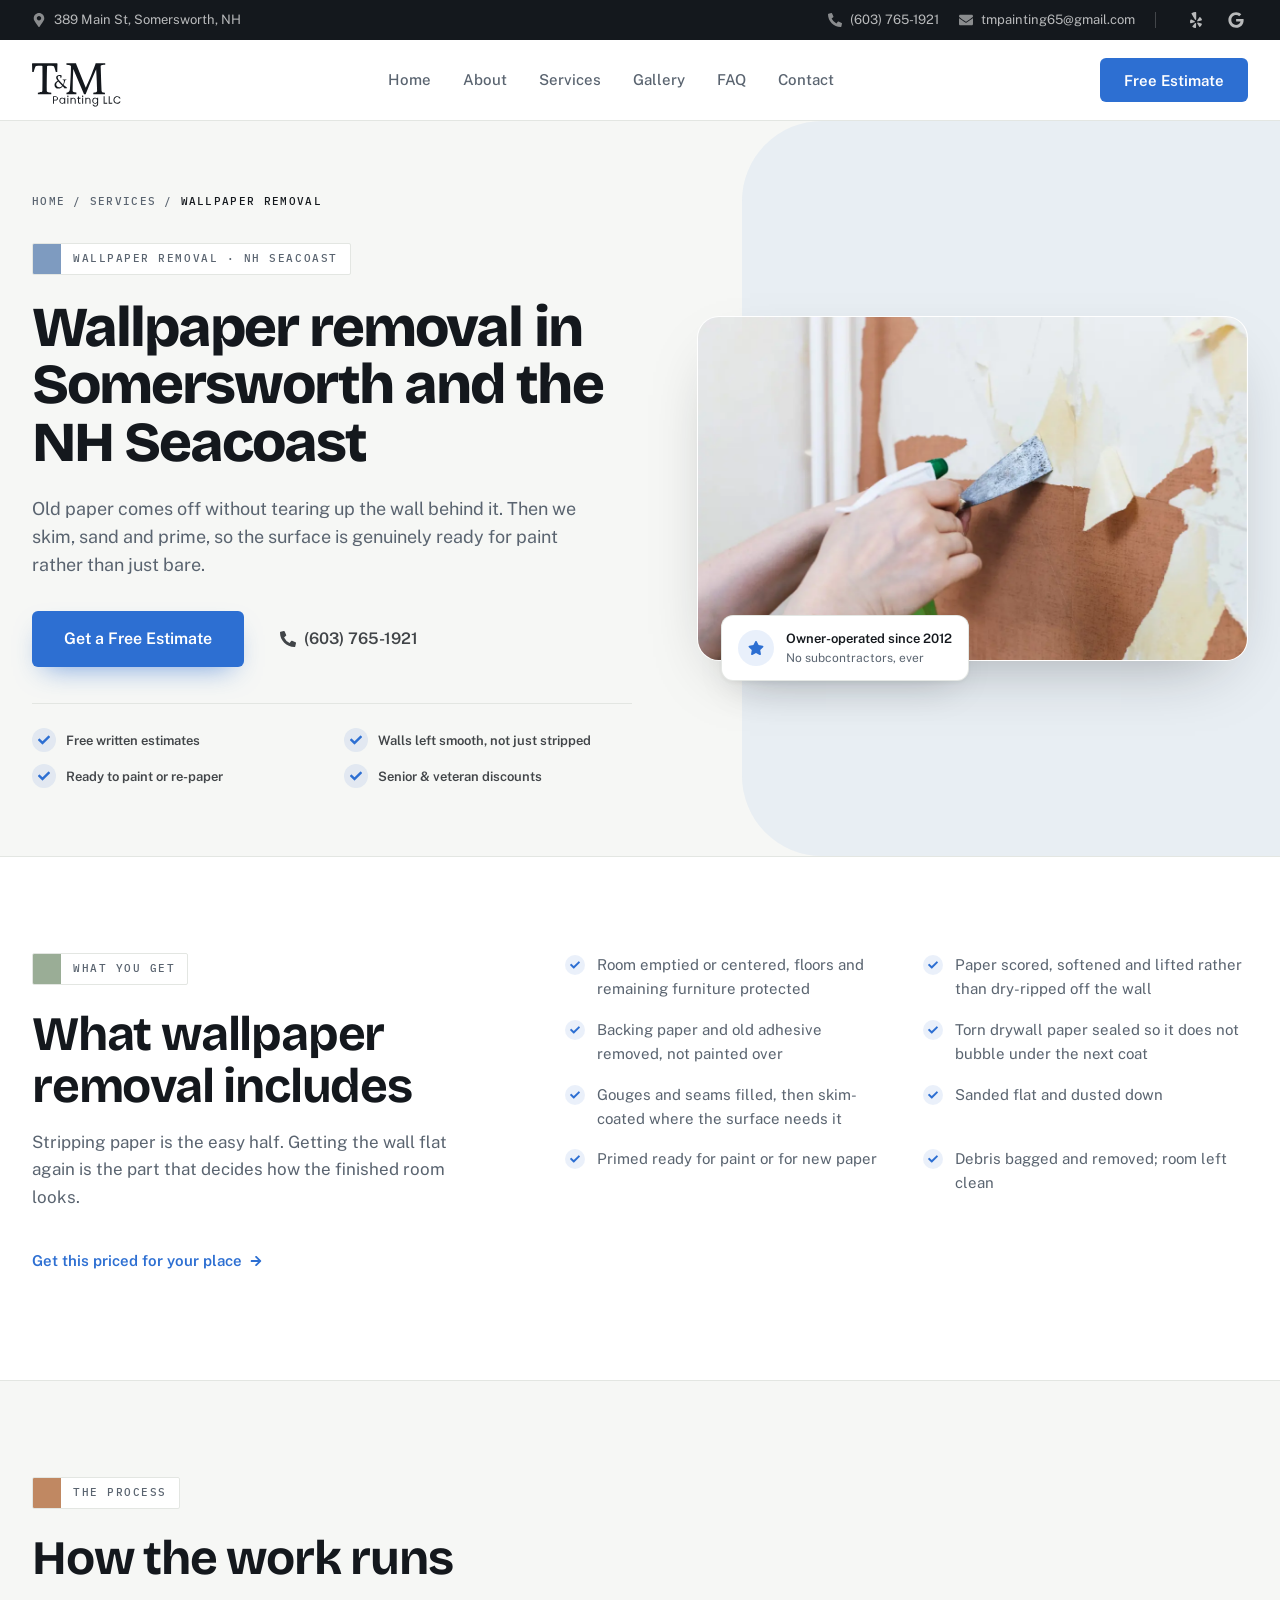
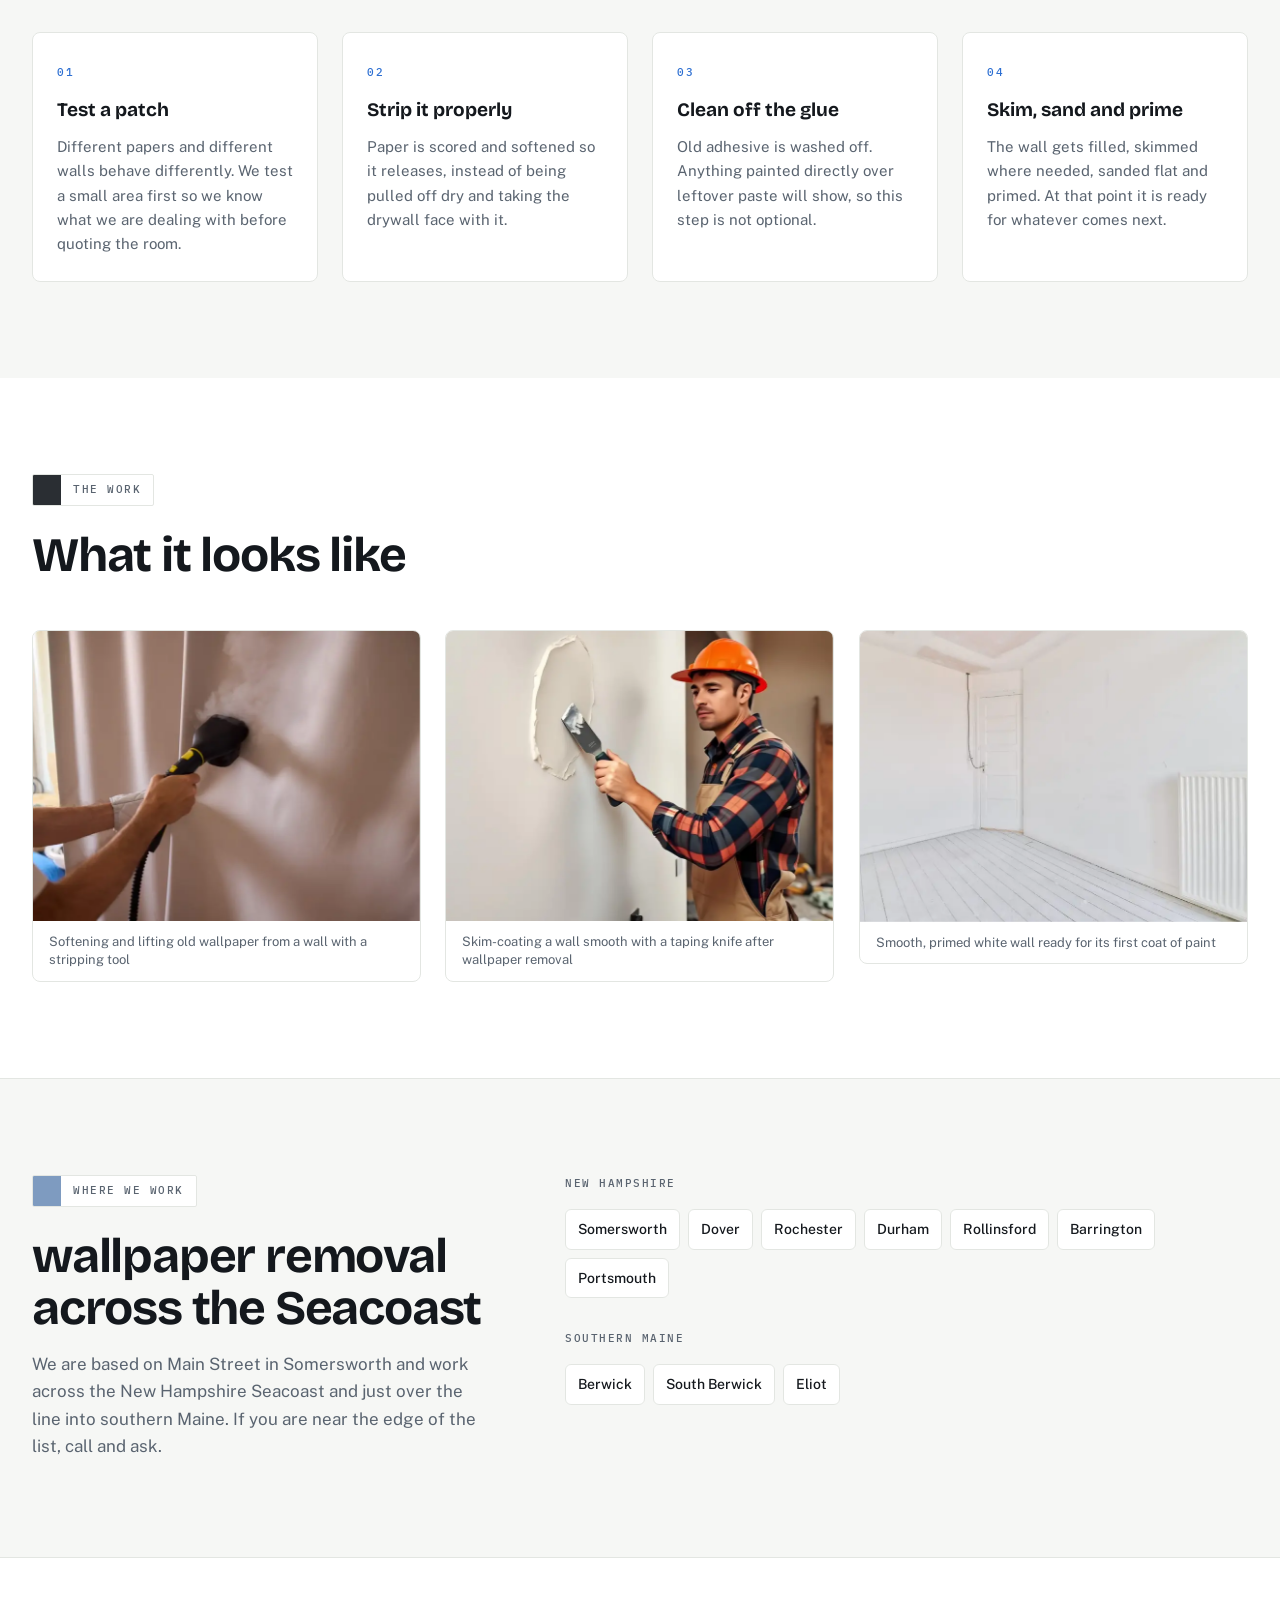
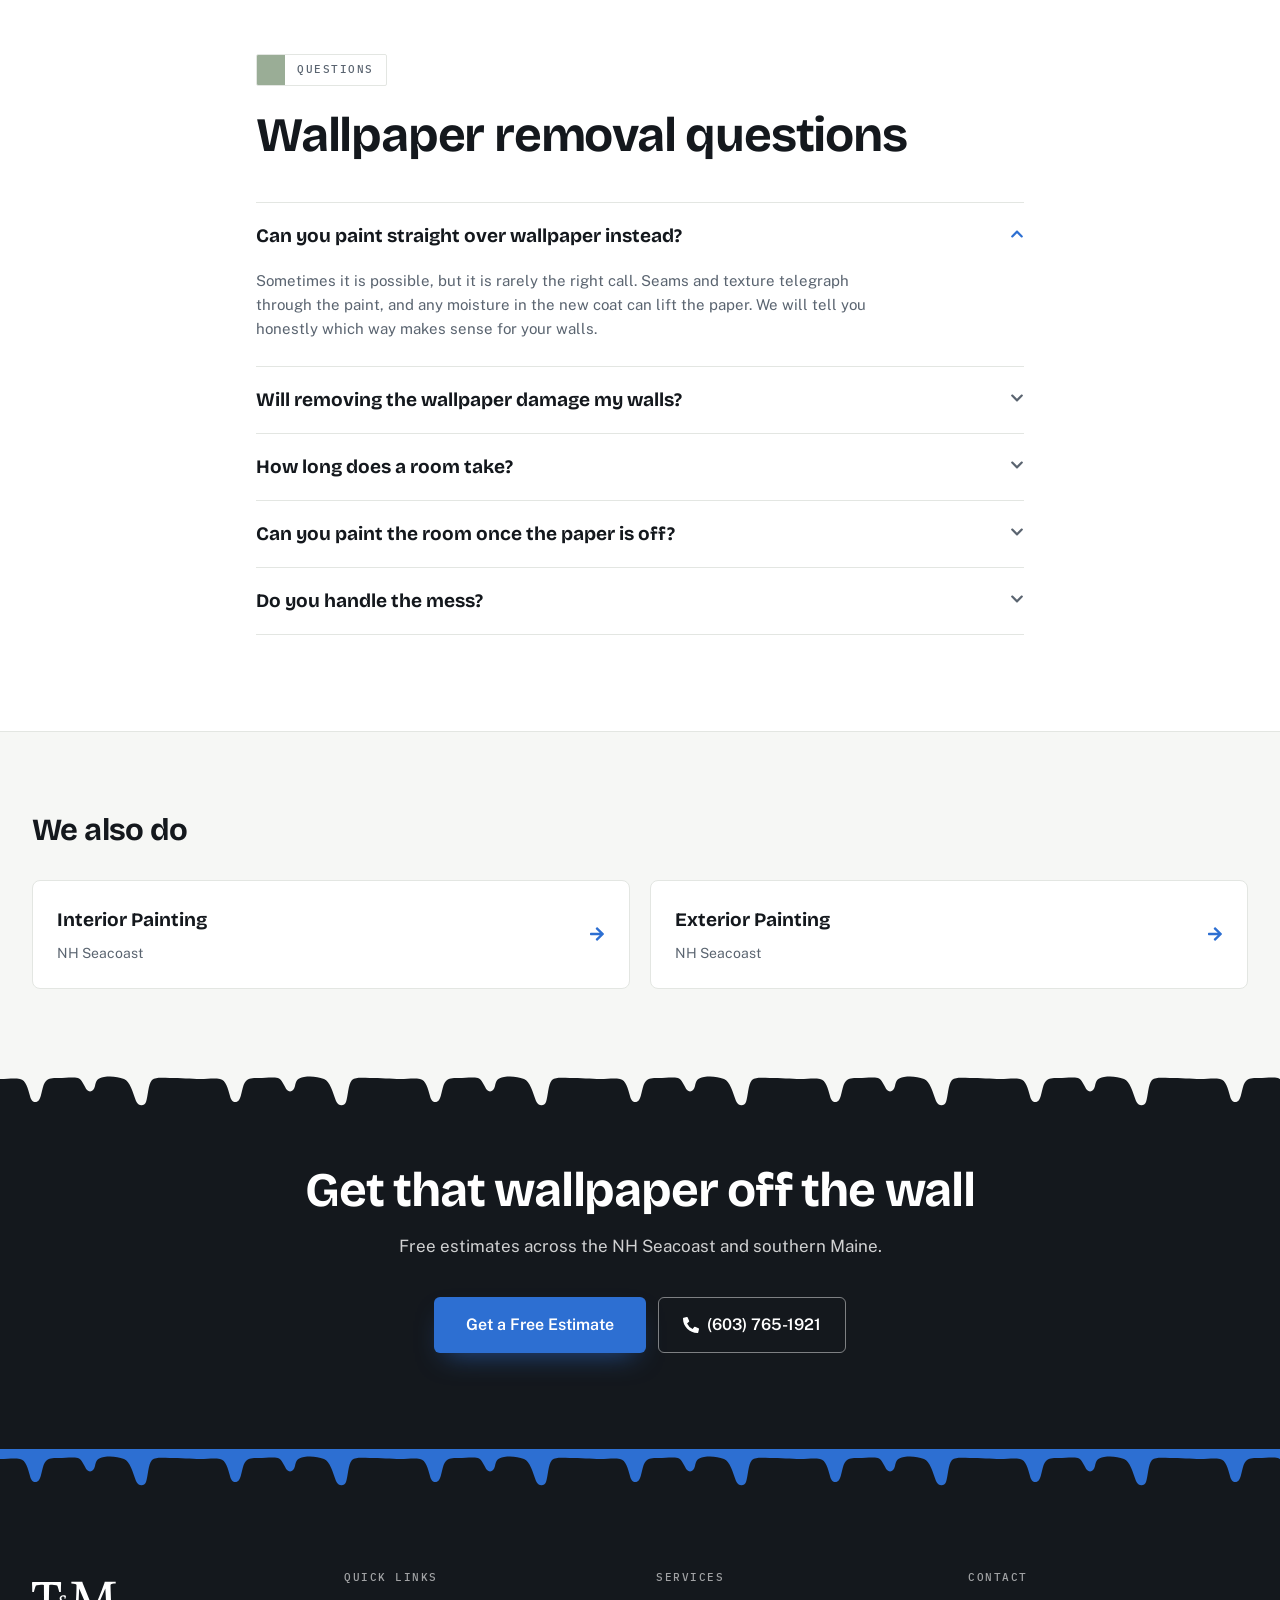
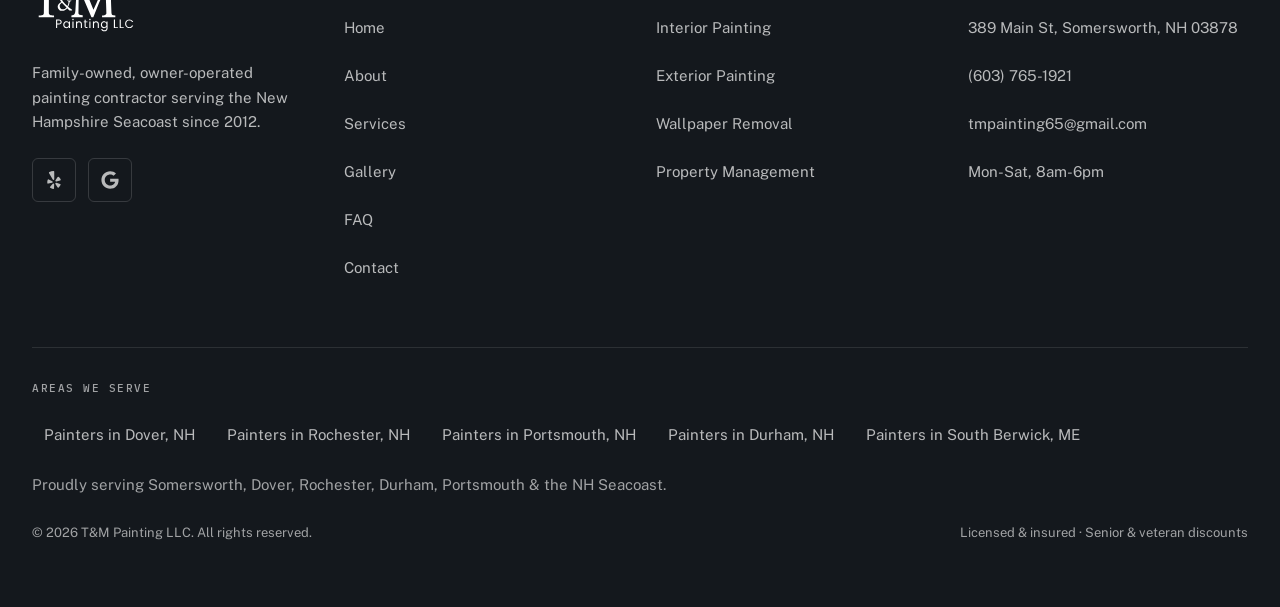
<file: services/wallpaper-removal/index.html>
<!DOCTYPE html><html lang="en-US"><head><meta charSet="utf-8"/><meta http-equiv="x-ua-compatible" content="ie=edge"/><meta name="viewport" content="width=device-width, initial-scale=1, shrink-to-fit=no"/><meta name="generator" content="Gatsby 5.16.1"/><meta name="theme-color" content="#14181D"/><meta name="description" content="Careful wallpaper removal across the NH Seacoast, then skim, sand and prime for a flawless wall. Owner-operated since 2012. Free estimates: (603) 765-1921." data-gatsby-head="true"/><meta name="robots" content="index,follow" data-gatsby-head="true"/><meta name="format-detection" content="telephone=no" data-gatsby-head="true"/><meta property="og:type" content="website" data-gatsby-head="true"/><meta property="og:site_name" content="T&amp;M Painting LLC" data-gatsby-head="true"/><meta property="og:title" content="Wallpaper Removal in Somersworth &amp; Dover, NH | T&amp;M Painting" data-gatsby-head="true"/><meta property="og:description" content="Careful wallpaper removal across the NH Seacoast, then skim, sand and prime for a flawless wall. Owner-operated since 2012. Free estimates: (603) 765-1921." data-gatsby-head="true"/><meta property="og:url" content="https://tandmpaintingllc.com/services/wallpaper-removal/" data-gatsby-head="true"/><meta property="og:locale" content="en_US" data-gatsby-head="true"/><meta property="og:image" content="https://tandmpaintingllc.com/og-wallpaper-removal.jpg" data-gatsby-head="true"/><meta property="og:image:width" content="1200" data-gatsby-head="true"/><meta property="og:image:height" content="630" data-gatsby-head="true"/><meta property="og:image:alt" content="T&amp;M Painting LLC — Interior &amp; exterior painting for the NH Seacoast" data-gatsby-head="true"/><meta name="twitter:card" content="summary_large_image" data-gatsby-head="true"/><meta name="twitter:title" content="Wallpaper Removal in Somersworth &amp; Dover, NH | T&amp;M Painting" data-gatsby-head="true"/><meta name="twitter:description" content="Careful wallpaper removal across the NH Seacoast, then skim, sand and prime for a flawless wall. Owner-operated since 2012. Free estimates: (603) 765-1921." data-gatsby-head="true"/><meta name="twitter:image" content="https://tandmpaintingllc.com/og-wallpaper-removal.jpg" data-gatsby-head="true"/><meta name="twitter:image:alt" content="T&amp;M Painting LLC — Interior &amp; exterior painting for the NH Seacoast" data-gatsby-head="true"/><meta name="geo.region" content="US-NH" data-gatsby-head="true"/><meta name="geo.placename" content="Somersworth" data-gatsby-head="true"/><meta name="geo.position" content="43.2458412;-70.8527675" data-gatsby-head="true"/><style data-href="/styles.1beef4822a8ade3ed57e.css" data-identity="gatsby-global-css">*,:after,:before{--tw-border-spacing-x:0;--tw-border-spacing-y:0;--tw-translate-x:0;--tw-translate-y:0;--tw-rotate:0;--tw-skew-x:0;--tw-skew-y:0;--tw-scale-x:1;--tw-scale-y:1;--tw-pan-x: ;--tw-pan-y: ;--tw-pinch-zoom: ;--tw-scroll-snap-strictness:proximity;--tw-gradient-from-position: ;--tw-gradient-via-position: ;--tw-gradient-to-position: ;--tw-ordinal: ;--tw-slashed-zero: ;--tw-numeric-figure: ;--tw-numeric-spacing: ;--tw-numeric-fraction: ;--tw-ring-inset: ;--tw-ring-offset-width:0px;--tw-ring-offset-color:#fff;--tw-ring-color:rgba(59,130,246,.5);--tw-ring-offset-shadow:0 0 #0000;--tw-ring-shadow:0 0 #0000;--tw-shadow:0 0 #0000;--tw-shadow-colored:0 0 #0000;--tw-blur: ;--tw-brightness: ;--tw-contrast: ;--tw-grayscale: ;--tw-hue-rotate: ;--tw-invert: ;--tw-saturate: ;--tw-sepia: ;--tw-drop-shadow: ;--tw-backdrop-blur: ;--tw-backdrop-brightness: ;--tw-backdrop-contrast: ;--tw-backdrop-grayscale: ;--tw-backdrop-hue-rotate: ;--tw-backdrop-invert: ;--tw-backdrop-opacity: ;--tw-backdrop-saturate: ;--tw-backdrop-sepia: ;--tw-contain-size: ;--tw-contain-layout: ;--tw-contain-paint: ;--tw-contain-style: }::backdrop{--tw-border-spacing-x:0;--tw-border-spacing-y:0;--tw-translate-x:0;--tw-translate-y:0;--tw-rotate:0;--tw-skew-x:0;--tw-skew-y:0;--tw-scale-x:1;--tw-scale-y:1;--tw-pan-x: ;--tw-pan-y: ;--tw-pinch-zoom: ;--tw-scroll-snap-strictness:proximity;--tw-gradient-from-position: ;--tw-gradient-via-position: ;--tw-gradient-to-position: ;--tw-ordinal: ;--tw-slashed-zero: ;--tw-numeric-figure: ;--tw-numeric-spacing: ;--tw-numeric-fraction: ;--tw-ring-inset: ;--tw-ring-offset-width:0px;--tw-ring-offset-color:#fff;--tw-ring-color:rgba(59,130,246,.5);--tw-ring-offset-shadow:0 0 #0000;--tw-ring-shadow:0 0 #0000;--tw-shadow:0 0 #0000;--tw-shadow-colored:0 0 #0000;--tw-blur: ;--tw-brightness: ;--tw-contrast: ;--tw-grayscale: ;--tw-hue-rotate: ;--tw-invert: ;--tw-saturate: ;--tw-sepia: ;--tw-drop-shadow: ;--tw-backdrop-blur: ;--tw-backdrop-brightness: ;--tw-backdrop-contrast: ;--tw-backdrop-grayscale: ;--tw-backdrop-hue-rotate: ;--tw-backdrop-invert: ;--tw-backdrop-opacity: ;--tw-backdrop-saturate: ;--tw-backdrop-sepia: ;--tw-contain-size: ;--tw-contain-layout: ;--tw-contain-paint: ;--tw-contain-style: }/*
! tailwindcss v3.4.19 | MIT License | https://tailwindcss.com
*/*,:after,:before{border:0 solid #e5e7eb;box-sizing:border-box}:after,:before{--tw-content:""}:host,html{-webkit-text-size-adjust:100%;font-feature-settings:normal;-webkit-tap-highlight-color:transparent;font-family:Public Sans,ui-sans-serif,system-ui,sans-serif;font-variation-settings:normal;line-height:1.5;-moz-tab-size:4;-o-tab-size:4;tab-size:4}body{line-height:inherit;margin:0}hr{border-top-width:1px;color:inherit;height:0}abbr:where([title]){-webkit-text-decoration:underline dotted;text-decoration:underline dotted}h1,h2,h3,h4,h5,h6{font-size:inherit;font-weight:inherit}a{color:inherit;text-decoration:inherit}b,strong{font-weight:bolder}code,kbd,pre,samp{font-feature-settings:normal;font-family:IBM Plex Mono,ui-monospace,SFMono-Regular,monospace;font-size:1em;font-variation-settings:normal}small{font-size:80%}sub,sup{font-size:75%;line-height:0;position:relative;vertical-align:baseline}sub{bottom:-.25em}sup{top:-.5em}table{border-collapse:collapse;border-color:inherit;text-indent:0}button,input,optgroup,select,textarea{font-feature-settings:inherit;color:inherit;font-family:inherit;font-size:100%;font-variation-settings:inherit;font-weight:inherit;letter-spacing:inherit;line-height:inherit;margin:0;padding:0}button,select{text-transform:none}button,input:where([type=button]),input:where([type=reset]),input:where([type=submit]){-webkit-appearance:button;background-color:transparent;background-image:none}:-moz-focusring{outline:auto}:-moz-ui-invalid{box-shadow:none}progress{vertical-align:baseline}::-webkit-inner-spin-button,::-webkit-outer-spin-button{height:auto}[type=search]{-webkit-appearance:textfield;outline-offset:-2px}::-webkit-search-decoration{-webkit-appearance:none}::-webkit-file-upload-button{-webkit-appearance:button;font:inherit}summary{display:list-item}blockquote,dd,dl,figure,h1,h2,h3,h4,h5,h6,hr,p,pre{margin:0}fieldset{margin:0}fieldset,legend{padding:0}menu,ol,ul{list-style:none;margin:0;padding:0}dialog{padding:0}textarea{resize:vertical}input::-moz-placeholder,textarea::-moz-placeholder{color:#9ca3af;opacity:1}input::placeholder,textarea::placeholder{color:#9ca3af;opacity:1}[role=button],button{cursor:pointer}:disabled{cursor:default}audio,canvas,embed,iframe,img,object,svg,video{display:block;vertical-align:middle}img,video{height:auto;max-width:100%}[hidden]:where(:not([hidden=until-found])){display:none}@font-face{font-display:swap;font-family:Bricolage Grotesque;font-style:normal;font-weight:700;src:url(/fonts/bricolage-grotesque-latin-700-normal.woff2) format("woff2");unicode-range:u+00??,u+0131,u+0152-0153,u+02bb-02bc,u+02c6,u+02da,u+02dc,u+0304,u+0308,u+0329,u+2000-206f,u+20ac,u+2122,u+2191,u+2193,u+2212,u+2215,u+feff,u+fffd}@font-face{font-display:swap;font-family:Bricolage Grotesque;font-style:normal;font-weight:800;src:url(/fonts/bricolage-grotesque-latin-800-normal.woff2) format("woff2");unicode-range:u+00??,u+0131,u+0152-0153,u+02bb-02bc,u+02c6,u+02da,u+02dc,u+0304,u+0308,u+0329,u+2000-206f,u+20ac,u+2122,u+2191,u+2193,u+2212,u+2215,u+feff,u+fffd}@font-face{font-display:swap;font-family:Public Sans;font-style:normal;font-weight:400;src:url(/fonts/public-sans-latin-400-normal.woff2) format("woff2");unicode-range:u+00??,u+0131,u+0152-0153,u+02bb-02bc,u+02c6,u+02da,u+02dc,u+0304,u+0308,u+0329,u+2000-206f,u+20ac,u+2122,u+2191,u+2193,u+2212,u+2215,u+feff,u+fffd}@font-face{font-display:swap;font-family:Public Sans;font-style:normal;font-weight:500;src:url(/fonts/public-sans-latin-500-normal.woff2) format("woff2");unicode-range:u+00??,u+0131,u+0152-0153,u+02bb-02bc,u+02c6,u+02da,u+02dc,u+0304,u+0308,u+0329,u+2000-206f,u+20ac,u+2122,u+2191,u+2193,u+2212,u+2215,u+feff,u+fffd}@font-face{font-display:swap;font-family:Public Sans;font-style:normal;font-weight:600;src:url(/fonts/public-sans-latin-600-normal.woff2) format("woff2");unicode-range:u+00??,u+0131,u+0152-0153,u+02bb-02bc,u+02c6,u+02da,u+02dc,u+0304,u+0308,u+0329,u+2000-206f,u+20ac,u+2122,u+2191,u+2193,u+2212,u+2215,u+feff,u+fffd}@font-face{font-display:swap;font-family:IBM Plex Mono;font-style:normal;font-weight:500;src:url(/fonts/ibm-plex-mono-latin-500-normal.woff2) format("woff2");unicode-range:u+00??,u+0131,u+0152-0153,u+02bb-02bc,u+02c6,u+02da,u+02dc,u+0304,u+0308,u+0329,u+2000-206f,u+20ac,u+2122,u+2191,u+2193,u+2212,u+2215,u+feff,u+fffd}:root{--topbar-h:0px;--header-h:73px;--chrome-h:calc(var(--topbar-h) + var(--header-h))}@media (min-width:1024px){:root{--topbar-h:40px;--header-h:81px}}html{-webkit-text-size-adjust:100%;scroll-behavior:smooth}body{--tw-bg-opacity:1;--tw-text-opacity:1;-webkit-font-smoothing:antialiased;-moz-osx-font-smoothing:grayscale;background-color:rgb(246 247 245/var(--tw-bg-opacity,1));color:rgb(20 24 29/var(--tw-text-opacity,1));font-family:Public Sans,ui-sans-serif,system-ui,sans-serif;font-size:16px;font-weight:400;line-height:1.625;text-rendering:optimizeLegibility}@media (min-width:768px){body{font-size:17px}}h1,h2,h3{--tw-text-opacity:1;color:rgb(20 24 29/var(--tw-text-opacity,1));font-family:Bricolage Grotesque,ui-sans-serif,system-ui,sans-serif}div[id],section[id]{scroll-margin-top:88px}@media (min-width:1024px){div[id],section[id]{scroll-margin-top:80px}}:focus-visible{border-radius:2px;outline:2px solid #2d6fd2;outline-offset:2px}::-moz-selection{background:#2d6fd2;color:#fff}::selection{background:#2d6fd2;color:#fff}.container{width:100%}@media (min-width:640px){.container{max-width:640px}}@media (min-width:768px){.container{max-width:768px}}@media (min-width:1024px){.container{max-width:1024px}}@media (min-width:1280px){.container{max-width:1280px}}@media (min-width:1536px){.container{max-width:1536px}}.shell{margin-left:auto;margin-right:auto;max-width:1280px;padding-left:1.25rem;padding-right:1.25rem;width:100%}@media (min-width:640px){.shell{padding-left:1.5rem;padding-right:1.5rem}}@media (min-width:1024px){.shell{padding-left:2rem;padding-right:2rem}}.main-offset{padding-top:var(--chrome-h)}.btn,.btn-primary{align-items:center;border-radius:.375rem;display:inline-flex;font-size:15px;font-weight:600;gap:.5rem;justify-content:center;line-height:1;min-height:44px;padding-left:1.5rem;padding-right:1.5rem;transition-duration:.2s;transition-property:color,background-color,border-color,text-decoration-color,fill,stroke;transition-timing-function:cubic-bezier(.4,0,.2,1)}.btn-primary{--tw-bg-opacity:1;--tw-text-opacity:1;background-color:rgb(45 111 210/var(--tw-bg-opacity,1));color:rgb(255 255 255/var(--tw-text-opacity,1))}.btn-primary:hover{--tw-bg-opacity:1;background-color:rgb(31 85 168/var(--tw-bg-opacity,1))}.btn-ghost-light{--tw-text-opacity:1;align-items:center;border-color:hsla(0,0%,100%,.45);border-radius:.375rem;border-width:1px;color:rgb(255 255 255/var(--tw-text-opacity,1));display:inline-flex;font-size:15px;font-weight:600;gap:.5rem;justify-content:center;line-height:1;min-height:44px;padding-left:1.5rem;padding-right:1.5rem;transition-duration:.2s;transition-property:color,background-color,border-color,text-decoration-color,fill,stroke;transition-timing-function:cubic-bezier(.4,0,.2,1)}.btn-ghost-light:hover{--tw-border-opacity:1;background-color:hsla(0,0%,100%,.1);border-color:rgb(255 255 255/var(--tw-border-opacity,1))}.btn-outline-ink{--tw-text-opacity:1;align-items:center;border-color:rgba(20,24,29,.25);border-radius:.375rem;border-width:1px;color:rgb(20 24 29/var(--tw-text-opacity,1));display:inline-flex;font-size:15px;font-weight:600;gap:.5rem;justify-content:center;line-height:1;min-height:44px;padding-left:1.5rem;padding-right:1.5rem;transition-duration:.2s;transition-property:color,background-color,border-color,text-decoration-color,fill,stroke;transition-timing-function:cubic-bezier(.4,0,.2,1)}.btn-outline-ink:hover{--tw-border-opacity:1;background-color:rgba(20,24,29,.04);border-color:rgb(20 24 29/var(--tw-border-opacity,1))}.eyebrow-label{font-family:IBM Plex Mono,ui-monospace,SFMono-Regular,monospace;font-size:11px;font-weight:500;letter-spacing:.14em;text-transform:uppercase}.link-tape{--tw-text-opacity:1;color:rgb(45 111 210/var(--tw-text-opacity,1));text-decoration-line:underline;text-underline-offset:4px;transition-duration:.15s;transition-property:color,background-color,border-color,text-decoration-color,fill,stroke;transition-timing-function:cubic-bezier(.4,0,.2,1)}.link-tape:hover{--tw-text-opacity:1;color:rgb(31 85 168/var(--tw-text-opacity,1))}.sr-only{clip:rect(0,0,0,0);border-width:0;height:1px;margin:-1px;overflow:hidden;padding:0;position:absolute;white-space:nowrap;width:1px}.pointer-events-none{pointer-events:none}.visible{visibility:visible}.invisible{visibility:hidden}.static{position:static}.fixed{position:fixed}.absolute{position:absolute}.relative{position:relative}.sticky{position:sticky}.inset-0{inset:0}.inset-x-0{left:0;right:0}.inset-x-3{left:.75rem;right:.75rem}.inset-x-\[-5\%\]{left:-5%;right:-5%}.inset-y-0{bottom:0;top:0}.-bottom-1{bottom:-.25rem}.-bottom-4{bottom:-1rem}.-bottom-5{bottom:-1.25rem}.-left-2{left:-.5rem}.-left-24{left:-6rem}.-right-20{right:-5rem}.-top-2{top:-.5rem}.-top-20{top:-5rem}.bottom-0{bottom:0}.bottom-1\.5{bottom:.375rem}.bottom-\[-18px\]{bottom:-18px}.left-0{left:0}.left-5{left:1.25rem}.left-6{left:1.5rem}.left-\[-3\%\]{left:-3%}.right-0{right:0}.right-5{right:1.25rem}.top-0{top:0}.top-0\.5{top:.125rem}.top-44{top:11rem}.top-5{top:1.25rem}.top-\[-1\%\]{top:-1%}.top-\[13px\]{top:13px}.top-\[7px\]{top:7px}.isolate{isolation:isolate}.-z-10{z-index:-10}.-z-20{z-index:-20}.z-10{z-index:10}.z-40{z-index:40}.z-50{z-index:50}.z-\[60\]{z-index:60}.z-\[70\]{z-index:70}.-m-2{margin:-.5rem}.mx-auto{margin-left:auto;margin-right:auto}.-mr-2{margin-right:-.5rem}.mb-14{margin-bottom:3.5rem}.mb-2{margin-bottom:.5rem}.mb-5{margin-bottom:1.25rem}.mb-7{margin-bottom:1.75rem}.ml-0\.5{margin-left:.125rem}.mt-0\.5{margin-top:.125rem}.mt-1{margin-top:.25rem}.mt-1\.5{margin-top:.375rem}.mt-10{margin-top:2.5rem}.mt-12{margin-top:3rem}.mt-14{margin-top:3.5rem}.mt-2{margin-top:.5rem}.mt-3{margin-top:.75rem}.mt-4{margin-top:1rem}.mt-5{margin-top:1.25rem}.mt-6{margin-top:1.5rem}.mt-7{margin-top:1.75rem}.mt-8{margin-top:2rem}.mt-9{margin-top:2.25rem}.mt-auto{margin-top:auto}.block{display:block}.inline-block{display:inline-block}.flex{display:flex}.inline-flex{display:inline-flex}.grid{display:grid}.hidden{display:none}.h-0\.5{height:.125rem}.h-1\.5{height:.375rem}.h-10{height:2.5rem}.h-11{height:2.75rem}.h-12{height:3rem}.h-16{height:4rem}.h-2\.5{height:.625rem}.h-3{height:.75rem}.h-3\.5{height:.875rem}.h-4{height:1rem}.h-5{height:1.25rem}.h-6{height:1.5rem}.h-64{height:16rem}.h-9{height:2.25rem}.h-\[100dvh\]{height:100dvh}.h-\[18px\]{height:18px}.h-\[19px\]{height:19px}.h-\[72px\]{height:72px}.h-\[76px\]{height:76px}.h-\[95\%\]{height:95%}.h-full{height:100%}.max-h-0{max-height:0}.max-h-10{max-height:2.5rem}.min-h-\[26px\]{min-height:26px}.min-h-\[44px\]{min-height:44px}.min-h-\[460px\]{min-height:460px}.min-h-\[48px\]{min-height:48px}.min-h-\[52px\]{min-height:52px}.min-h-\[54px\]{min-height:54px}.min-h-\[56px\]{min-height:56px}.min-h-\[64px\]{min-height:64px}.min-h-\[68px\]{min-height:68px}.min-h-screen{min-height:100vh}.w-1\/2{width:50%}.w-10{width:2.5rem}.w-11{width:2.75rem}.w-12{width:3rem}.w-16{width:4rem}.w-2\.5{width:.625rem}.w-3{width:.75rem}.w-3\.5{width:.875rem}.w-4{width:1rem}.w-5{width:1.25rem}.w-6{width:1.5rem}.w-64{width:16rem}.w-9{width:2.25rem}.w-\[104\%\]{width:104%}.w-\[106\%\]{width:106%}.w-\[110\%\]{width:110%}.w-\[18px\]{width:18px}.w-\[19px\]{width:19px}.w-\[42\%\]{width:42%}.w-\[min\(88vw\2c 360px\)\]{width:min(88vw,360px)}.w-auto{width:auto}.w-fit{width:-moz-fit-content;width:fit-content}.w-full{width:100%}.w-px{width:1px}.min-w-0{min-width:0}.max-w-2xl{max-width:42rem}.max-w-3xl{max-width:48rem}.max-w-\[20ch\]{max-width:20ch}.max-w-\[500px\]{max-width:500px}.max-w-\[520px\]{max-width:520px}.max-w-\[560px\]{max-width:560px}.max-w-\[570px\]{max-width:570px}.max-w-\[600px\]{max-width:600px}.max-w-\[650px\]{max-width:650px}.max-w-\[720px\]{max-width:720px}.max-w-lg{max-width:32rem}.max-w-md{max-width:28rem}.max-w-xl{max-width:36rem}.max-w-xs{max-width:20rem}.flex-1{flex:1 1 0%}.shrink-0{flex-shrink:0}.origin-left{transform-origin:left}.translate-x-0{--tw-translate-x:0px}.translate-x-0,.translate-x-4{transform:translate(var(--tw-translate-x),var(--tw-translate-y)) rotate(var(--tw-rotate)) skewX(var(--tw-skew-x)) skewY(var(--tw-skew-y)) scaleX(var(--tw-scale-x)) scaleY(var(--tw-scale-y))}.translate-x-4{--tw-translate-x:1rem}.translate-x-full{--tw-translate-x:100%}.translate-x-full,.translate-y-0{transform:translate(var(--tw-translate-x),var(--tw-translate-y)) rotate(var(--tw-rotate)) skewX(var(--tw-skew-x)) skewY(var(--tw-skew-y)) scaleX(var(--tw-scale-x)) scaleY(var(--tw-scale-y))}.translate-y-0{--tw-translate-y:0px}.translate-y-2{--tw-translate-y:0.5rem}.-rotate-2,.translate-y-2{transform:translate(var(--tw-translate-x),var(--tw-translate-y)) rotate(var(--tw-rotate)) skewX(var(--tw-skew-x)) skewY(var(--tw-skew-y)) scaleX(var(--tw-scale-x)) scaleY(var(--tw-scale-y))}.-rotate-2{--tw-rotate:-2deg}.-rotate-45{--tw-rotate:-45deg}.-rotate-45,.-rotate-\[1\.4deg\]{transform:translate(var(--tw-translate-x),var(--tw-translate-y)) rotate(var(--tw-rotate)) skewX(var(--tw-skew-x)) skewY(var(--tw-skew-y)) scaleX(var(--tw-scale-x)) scaleY(var(--tw-scale-y))}.-rotate-\[1\.4deg\]{--tw-rotate:-1.4deg}.rotate-0{--tw-rotate:0deg}.rotate-0,.rotate-180{transform:translate(var(--tw-translate-x),var(--tw-translate-y)) rotate(var(--tw-rotate)) skewX(var(--tw-skew-x)) skewY(var(--tw-skew-y)) scaleX(var(--tw-scale-x)) scaleY(var(--tw-scale-y))}.rotate-180{--tw-rotate:180deg}.rotate-45{--tw-rotate:45deg}.rotate-45,.scale-x-0{transform:translate(var(--tw-translate-x),var(--tw-translate-y)) rotate(var(--tw-rotate)) skewX(var(--tw-skew-x)) skewY(var(--tw-skew-y)) scaleX(var(--tw-scale-x)) scaleY(var(--tw-scale-y))}.scale-x-0{--tw-scale-x:0}.scale-x-100{--tw-scale-x:1;transform:translate(var(--tw-translate-x),var(--tw-translate-y)) rotate(var(--tw-rotate)) skewX(var(--tw-skew-x)) skewY(var(--tw-skew-y)) scaleX(var(--tw-scale-x)) scaleY(var(--tw-scale-y))}.resize-y{resize:vertical}.appearance-none{-webkit-appearance:none;-moz-appearance:none;appearance:none}.break-inside-avoid{-moz-column-break-inside:avoid;break-inside:avoid}.grid-cols-1{grid-template-columns:repeat(1,minmax(0,1fr))}.grid-cols-2{grid-template-columns:repeat(2,minmax(0,1fr))}.grid-rows-\[0fr\]{grid-template-rows:0fr}.grid-rows-\[1fr\]{grid-template-rows:1fr}.flex-col{flex-direction:column}.flex-wrap{flex-wrap:wrap}.items-start{align-items:flex-start}.items-end{align-items:flex-end}.items-center{align-items:center}.items-stretch{align-items:stretch}.justify-center{justify-content:center}.justify-between{justify-content:space-between}.gap-1{gap:.25rem}.gap-1\.5{gap:.375rem}.gap-10{gap:2.5rem}.gap-12{gap:3rem}.gap-14{gap:3.5rem}.gap-2{gap:.5rem}.gap-2\.5{gap:.625rem}.gap-3{gap:.75rem}.gap-4{gap:1rem}.gap-5{gap:1.25rem}.gap-6{gap:1.5rem}.gap-8{gap:2rem}.gap-x-2{-moz-column-gap:.5rem;column-gap:.5rem}.gap-x-6{-moz-column-gap:1.5rem;column-gap:1.5rem}.gap-x-8{-moz-column-gap:2rem;column-gap:2rem}.gap-y-1{row-gap:.25rem}.gap-y-3{row-gap:.75rem}.gap-y-4{row-gap:1rem}.gap-y-5{row-gap:1.25rem}.gap-y-6{row-gap:1.5rem}.space-y-1>:not([hidden])~:not([hidden]){--tw-space-y-reverse:0;margin-bottom:calc(.25rem*var(--tw-space-y-reverse));margin-top:calc(.25rem*(1 - var(--tw-space-y-reverse)))}.space-y-5>:not([hidden])~:not([hidden]){--tw-space-y-reverse:0;margin-bottom:calc(1.25rem*var(--tw-space-y-reverse));margin-top:calc(1.25rem*(1 - var(--tw-space-y-reverse)))}.divide-y>:not([hidden])~:not([hidden]){--tw-divide-y-reverse:0;border-bottom-width:calc(1px*var(--tw-divide-y-reverse));border-top-width:calc(1px*(1 - var(--tw-divide-y-reverse)))}.divide-mist>:not([hidden])~:not([hidden]){--tw-divide-opacity:1;border-color:rgb(227 230 226/var(--tw-divide-opacity,1))}.self-start{align-self:flex-start}.overflow-hidden{overflow:hidden}.overflow-visible{overflow:visible}.overflow-y-auto{overflow-y:auto}.whitespace-nowrap{white-space:nowrap}.break-words{overflow-wrap:break-word}.break-all{word-break:break-all}.rounded-2xl{border-radius:1rem}.rounded-\[22px\]{border-radius:22px}.rounded-\[26px\]{border-radius:26px}.rounded-\[28px\]{border-radius:28px}.rounded-full{border-radius:9999px}.rounded-lg{border-radius:.5rem}.rounded-md{border-radius:.375rem}.rounded-sm{border-radius:.125rem}.rounded-xl{border-radius:.75rem}.rounded-l-\[5rem\]{border-bottom-left-radius:5rem;border-top-left-radius:5rem}.border{border-width:1px}.border-2{border-width:2px}.border-\[42px\]{border-width:42px}.border-y{border-top-width:1px}.border-b,.border-y{border-bottom-width:1px}.border-t{border-top-width:1px}.border-ink\/25{border-color:rgba(20,24,29,.25)}.border-mist{--tw-border-opacity:1;border-color:rgb(227 230 226/var(--tw-border-opacity,1))}.border-mist\/70{border-color:hsla(105,7%,89%,.7)}.border-mist\/90{border-color:hsla(105,7%,89%,.9)}.border-red-500{--tw-border-opacity:1;border-color:rgb(239 68 68/var(--tw-border-opacity,1))}.border-tape{--tw-border-opacity:1;border-color:rgb(45 111 210/var(--tw-border-opacity,1))}.border-tape\/15{border-color:rgba(45,111,210,.15)}.border-tape\/\[0\.035\]{border-color:rgba(45,111,210,.035)}.border-white\/10{border-color:hsla(0,0%,100%,.1)}.border-white\/15{border-color:hsla(0,0%,100%,.15)}.border-white\/25{border-color:hsla(0,0%,100%,.25)}.border-white\/30{border-color:hsla(0,0%,100%,.3)}.border-white\/35{border-color:hsla(0,0%,100%,.35)}.border-white\/45{border-color:hsla(0,0%,100%,.45)}.border-white\/80{border-color:hsla(0,0%,100%,.8)}.bg-\[\#4285F4\]\/10{background-color:rgba(66,133,244,.1)}.bg-chip-clay{--tw-bg-opacity:1;background-color:rgb(192 136 98/var(--tw-bg-opacity,1))}.bg-chip-dusty{--tw-bg-opacity:1;background-color:rgb(126 155 192/var(--tw-bg-opacity,1))}.bg-chip-offblack{--tw-bg-opacity:1;background-color:rgb(42 46 51/var(--tw-bg-opacity,1))}.bg-chip-sage{--tw-bg-opacity:1;background-color:rgb(154 173 150/var(--tw-bg-opacity,1))}.bg-current{background-color:currentColor}.bg-ink{--tw-bg-opacity:1;background-color:rgb(20 24 29/var(--tw-bg-opacity,1))}.bg-ink\/20{background-color:rgba(20,24,29,.2)}.bg-ink\/40{background-color:rgba(20,24,29,.4)}.bg-ink\/75{background-color:rgba(20,24,29,.75)}.bg-ink\/80{background-color:rgba(20,24,29,.8)}.bg-primer{--tw-bg-opacity:1;background-color:rgb(246 247 245/var(--tw-bg-opacity,1))}.bg-red-50{--tw-bg-opacity:1;background-color:rgb(254 242 242/var(--tw-bg-opacity,1))}.bg-tape{--tw-bg-opacity:1;background-color:rgb(45 111 210/var(--tw-bg-opacity,1))}.bg-tape\/10{background-color:rgba(45,111,210,.1)}.bg-tape\/20{background-color:rgba(45,111,210,.2)}.bg-tape\/\[0\.055\]{background-color:rgba(45,111,210,.055)}.bg-tape\/\[0\.07\]{background-color:rgba(45,111,210,.07)}.bg-white{--tw-bg-opacity:1;background-color:rgb(255 255 255/var(--tw-bg-opacity,1))}.bg-white\/10{background-color:hsla(0,0%,100%,.1)}.bg-white\/20{background-color:hsla(0,0%,100%,.2)}.bg-white\/95{background-color:hsla(0,0%,100%,.95)}.bg-\[url\(\'data\:image\/svg\+xml\;charset\=utf-8\2c \%3Csvg\%20xmlns\%3D\%22http\%3A\/\/www\.w3\.org\/2000\/svg\%22\%20viewBox\%3D\%220\%200\%2016\%2016\%22\%20fill\%3D\%22\%235A6470\%22\%3E\%3Cpath\%20d\%3D\%22M4\.5\%206\.5L8\%2010l3\.5-3\.5z\%22\/\%3E\%3C\/svg\%3E\'\)\]{background-image:url("data:image/svg+xml;charset=utf-8,%3Csvg xmlns='http://www.w3.org/2000/svg' fill='%235A6470' viewBox='0 0 16 16'%3E%3Cpath d='M4.5 6.5 8 10l3.5-3.5z'/%3E%3C/svg%3E")}.bg-\[length\:20px_20px\]{background-size:20px 20px}.bg-\[right_14px_center\]{background-position:right 14px center}.bg-no-repeat{background-repeat:no-repeat}.p-2{padding:.5rem}.p-6{padding:1.5rem}.p-7{padding:1.75rem}.px-2{padding-left:.5rem;padding-right:.5rem}.px-2\.5{padding-left:.625rem;padding-right:.625rem}.px-3{padding-left:.75rem;padding-right:.75rem}.px-3\.5{padding-left:.875rem;padding-right:.875rem}.px-4{padding-left:1rem;padding-right:1rem}.px-5{padding-left:1.25rem;padding-right:1.25rem}.px-6{padding-left:1.5rem;padding-right:1.5rem}.px-7{padding-left:1.75rem;padding-right:1.75rem}.px-8{padding-left:2rem;padding-right:2rem}.py-1{padding-bottom:.25rem;padding-top:.25rem}.py-1\.5{padding-bottom:.375rem;padding-top:.375rem}.py-12{padding-bottom:3rem;padding-top:3rem}.py-14{padding-bottom:3.5rem;padding-top:3.5rem}.py-16{padding-bottom:4rem;padding-top:4rem}.py-2{padding-bottom:.5rem;padding-top:.5rem}.py-20{padding-bottom:5rem;padding-top:5rem}.py-3{padding-bottom:.75rem;padding-top:.75rem}.py-3\.5{padding-bottom:.875rem;padding-top:.875rem}.py-4{padding-bottom:1rem;padding-top:1rem}.py-5{padding-bottom:1.25rem;padding-top:1.25rem}.py-6{padding-bottom:1.5rem;padding-top:1.5rem}.py-7{padding-bottom:1.75rem;padding-top:1.75rem}.py-8{padding-bottom:2rem;padding-top:2rem}.pb-1\.5{padding-bottom:.375rem}.pb-6{padding-bottom:1.5rem}.pb-9{padding-bottom:2.25rem}.pb-\[calc\(0\.5rem\+env\(safe-area-inset-bottom\)\)\]{padding-bottom:calc(.5rem + env(safe-area-inset-bottom))}.pb-\[calc\(5\.5rem\+env\(safe-area-inset-bottom\)\)\]{padding-bottom:calc(5.5rem + env(safe-area-inset-bottom))}.pb-\[max\(20px\2c env\(safe-area-inset-bottom\)\)\]{padding-bottom:max(20px,env(safe-area-inset-bottom))}.pr-1{padding-right:.25rem}.pr-10{padding-right:2.5rem}.pr-11{padding-right:2.75rem}.pt-10{padding-top:2.5rem}.pt-16{padding-top:4rem}.pt-5{padding-top:1.25rem}.pt-6{padding-top:1.5rem}.pt-8{padding-top:2rem}.text-left{text-align:left}.text-center{text-align:center}.align-middle{vertical-align:middle}.font-display{font-family:Bricolage Grotesque,ui-sans-serif,system-ui,sans-serif}.font-mono{font-family:IBM Plex Mono,ui-monospace,SFMono-Regular,monospace}.text-2xl{font-size:1.5rem;line-height:2rem}.text-4xl{font-size:2.25rem;line-height:2.5rem}.text-\[10px\]{font-size:10px}.text-\[11px\]{font-size:11px}.text-\[12px\]{font-size:12px}.text-\[13px\]{font-size:13px}.text-\[14px\]{font-size:14px}.text-\[15px\]{font-size:15px}.text-\[16px\]{font-size:16px}.text-\[17px\]{font-size:17px}.text-\[19px\]{font-size:19px}.text-\[22px\]{font-size:22px}.text-\[88px\]{font-size:88px}.text-\[clamp\(2\.35rem\2c 4\.4vw\2c 3\.6rem\)\]{font-size:clamp(2.35rem,4.4vw,3.6rem)}.text-\[clamp\(2\.5rem\2c 5vw\2c 3\.9rem\)\]{font-size:clamp(2.5rem,5vw,3.9rem)}.text-\[clamp\(3rem\2c 6\.1vw\2c 5\.15rem\)\]{font-size:clamp(3rem,6.1vw,5.15rem)}.text-base{font-size:1rem;line-height:1.5rem}.text-display-lg{font-size:clamp(2rem,4vw,3rem);letter-spacing:-.025em;line-height:1.08}.text-display-md{font-size:clamp(1.5rem,2.4vw,2rem);letter-spacing:-.02em;line-height:1.15}.text-sm{font-size:.875rem;line-height:1.25rem}.text-xl{font-size:1.25rem;line-height:1.75rem}.text-xs{font-size:.75rem;line-height:1rem}.font-bold{font-weight:700}.font-extrabold{font-weight:800}.font-medium{font-weight:500}.font-normal{font-weight:400}.font-semibold{font-weight:600}.uppercase{text-transform:uppercase}.not-italic{font-style:normal}.leading-\[0\.8\]{line-height:.8}.leading-\[0\.95\]{line-height:.95}.leading-\[1\.02\]{line-height:1.02}.leading-\[1\.75\]{line-height:1.75}.leading-\[1\.7\]{line-height:1.7}.leading-none{line-height:1}.leading-relaxed{line-height:1.625}.leading-snug{line-height:1.375}.tracking-\[-0\.01em\]{letter-spacing:-.01em}.tracking-\[-0\.02em\]{letter-spacing:-.02em}.tracking-\[-0\.035em\]{letter-spacing:-.035em}.tracking-\[-0\.03em\]{letter-spacing:-.03em}.tracking-\[-0\.045em\]{letter-spacing:-.045em}.tracking-\[-0\.04em\]{letter-spacing:-.04em}.tracking-\[-0\.07em\]{letter-spacing:-.07em}.tracking-\[0\.12em\]{letter-spacing:.12em}.tracking-\[0\.13em\]{letter-spacing:.13em}.tracking-\[0\.14em\]{letter-spacing:.14em}.tracking-\[0\.16em\]{letter-spacing:.16em}.tracking-\[0\.1em\]{letter-spacing:.1em}.text-\[\#4285F4\]{--tw-text-opacity:1;color:rgb(66 133 244/var(--tw-text-opacity,1))}.text-\[\#E8A33D\]{--tw-text-opacity:1;color:rgb(232 163 61/var(--tw-text-opacity,1))}.text-\[\#F3B34C\]{--tw-text-opacity:1;color:rgb(243 179 76/var(--tw-text-opacity,1))}.text-ink{--tw-text-opacity:1;color:rgb(20 24 29/var(--tw-text-opacity,1))}.text-ink\/70{color:rgba(20,24,29,.7)}.text-ink\/80{color:rgba(20,24,29,.8)}.text-primer{--tw-text-opacity:1;color:rgb(246 247 245/var(--tw-text-opacity,1))}.text-red-600{--tw-text-opacity:1;color:rgb(220 38 38/var(--tw-text-opacity,1))}.text-red-700{--tw-text-opacity:1;color:rgb(185 28 28/var(--tw-text-opacity,1))}.text-steel{--tw-text-opacity:1;color:rgb(90 100 112/var(--tw-text-opacity,1))}.text-tape{--tw-text-opacity:1;color:rgb(45 111 210/var(--tw-text-opacity,1))}.text-white{--tw-text-opacity:1;color:rgb(255 255 255/var(--tw-text-opacity,1))}.text-white\/40{color:hsla(0,0%,100%,.4)}.text-white\/50{color:hsla(0,0%,100%,.5)}.text-white\/55{color:hsla(0,0%,100%,.55)}.text-white\/60{color:hsla(0,0%,100%,.6)}.text-white\/65{color:hsla(0,0%,100%,.65)}.text-white\/70{color:hsla(0,0%,100%,.7)}.text-white\/80{color:hsla(0,0%,100%,.8)}.text-white\/90{color:hsla(0,0%,100%,.9)}.underline{text-decoration-line:underline}.decoration-white\/25{text-decoration-color:hsla(0,0%,100%,.25)}.underline-offset-8{text-underline-offset:8px}.opacity-0{opacity:0}.opacity-100{opacity:1}.opacity-15{opacity:.15}.shadow-\[-12px_0_40px_-12px_rgba\(20\2c 24\2c 29\2c 0\.35\)\]{--tw-shadow:-12px 0 40px -12px rgba(20,24,29,.35);--tw-shadow-colored:-12px 0 40px -12px var(--tw-shadow-color);box-shadow:var(--tw-ring-offset-shadow,0 0 #0000),var(--tw-ring-shadow,0 0 #0000),var(--tw-shadow)}.shadow-\[0_12px_28px_-12px_rgba\(45\2c 111\2c 210\2c 0\.65\)\]{--tw-shadow:0 12px 28px -12px rgba(45,111,210,.65);--tw-shadow-colored:0 12px 28px -12px var(--tw-shadow-color);box-shadow:var(--tw-ring-offset-shadow,0 0 #0000),var(--tw-ring-shadow,0 0 #0000),var(--tw-shadow)}.shadow-\[0_14px_32px_-14px_rgba\(45\2c 111\2c 210\2c 0\.75\)\]{--tw-shadow:0 14px 32px -14px rgba(45,111,210,.75);--tw-shadow-colored:0 14px 32px -14px var(--tw-shadow-color);box-shadow:var(--tw-ring-offset-shadow,0 0 #0000),var(--tw-ring-shadow,0 0 #0000),var(--tw-shadow)}.shadow-\[0_26px_65px_-30px_rgba\(20\2c 24\2c 29\2c 0\.38\)\]{--tw-shadow:0 26px 65px -30px rgba(20,24,29,.38);--tw-shadow-colored:0 26px 65px -30px var(--tw-shadow-color)}.shadow-\[0_26px_65px_-30px_rgba\(20\2c 24\2c 29\2c 0\.38\)\],.shadow-card{box-shadow:var(--tw-ring-offset-shadow,0 0 #0000),var(--tw-ring-shadow,0 0 #0000),var(--tw-shadow)}.shadow-card{--tw-shadow:0 1px 2px rgba(20,24,29,.04),0 8px 24px -12px rgba(20,24,29,.12);--tw-shadow-colored:0 1px 2px var(--tw-shadow-color),0 8px 24px -12px var(--tw-shadow-color)}.shadow-lift{--tw-shadow:0 2px 4px rgba(20,24,29,.05),0 18px 40px -18px rgba(20,24,29,.22);--tw-shadow-colored:0 2px 4px var(--tw-shadow-color),0 18px 40px -18px var(--tw-shadow-color)}.shadow-lift,.shadow-md{box-shadow:var(--tw-ring-offset-shadow,0 0 #0000),var(--tw-ring-shadow,0 0 #0000),var(--tw-shadow)}.shadow-md{--tw-shadow:0 4px 6px -1px rgba(0,0,0,.1),0 2px 4px -2px rgba(0,0,0,.1);--tw-shadow-colored:0 4px 6px -1px var(--tw-shadow-color),0 2px 4px -2px var(--tw-shadow-color)}.shadow-sm{--tw-shadow:0 1px 2px 0 rgba(0,0,0,.05);--tw-shadow-colored:0 1px 2px 0 var(--tw-shadow-color)}.shadow-sm,.shadow-sticky{box-shadow:var(--tw-ring-offset-shadow,0 0 #0000),var(--tw-ring-shadow,0 0 #0000),var(--tw-shadow)}.shadow-sticky{--tw-shadow:0 -4px 16px rgba(0,0,0,.08);--tw-shadow-colored:0 -4px 16px var(--tw-shadow-color)}.outline-none{outline:2px solid transparent;outline-offset:2px}.ring{--tw-ring-offset-shadow:var(--tw-ring-inset) 0 0 0 var(--tw-ring-offset-width) var(--tw-ring-offset-color);--tw-ring-shadow:var(--tw-ring-inset) 0 0 0 calc(3px + var(--tw-ring-offset-width)) var(--tw-ring-color)}.ring,.ring-1{box-shadow:var(--tw-ring-offset-shadow),var(--tw-ring-shadow),var(--tw-shadow,0 0 #0000)}.ring-1{--tw-ring-offset-shadow:var(--tw-ring-inset) 0 0 0 var(--tw-ring-offset-width) var(--tw-ring-offset-color);--tw-ring-shadow:var(--tw-ring-inset) 0 0 0 calc(1px + var(--tw-ring-offset-width)) var(--tw-ring-color)}.ring-white\/15{--tw-ring-color:hsla(0,0%,100%,.15)}.filter{filter:var(--tw-blur) var(--tw-brightness) var(--tw-contrast) var(--tw-grayscale) var(--tw-hue-rotate) var(--tw-invert) var(--tw-saturate) var(--tw-sepia) var(--tw-drop-shadow)}.backdrop-blur{--tw-backdrop-blur:blur(8px)}.backdrop-blur,.backdrop-blur-sm{backdrop-filter:var(--tw-backdrop-blur) var(--tw-backdrop-brightness) var(--tw-backdrop-contrast) var(--tw-backdrop-grayscale) var(--tw-backdrop-hue-rotate) var(--tw-backdrop-invert) var(--tw-backdrop-opacity) var(--tw-backdrop-saturate) var(--tw-backdrop-sepia)}.backdrop-blur-sm{--tw-backdrop-blur:blur(4px)}.transition{transition-duration:.15s;transition-property:color,background-color,border-color,text-decoration-color,fill,stroke,opacity,box-shadow,transform,filter,backdrop-filter;transition-timing-function:cubic-bezier(.4,0,.2,1)}.transition-\[grid-template-rows\2c visibility\]{transition-duration:.15s;transition-property:grid-template-rows,visibility;transition-timing-function:cubic-bezier(.4,0,.2,1)}.transition-\[opacity\2c transform\]{transition-duration:.15s;transition-property:opacity,transform;transition-timing-function:cubic-bezier(.4,0,.2,1)}.transition-all{transition-duration:.15s;transition-property:all;transition-timing-function:cubic-bezier(.4,0,.2,1)}.transition-colors{transition-duration:.15s;transition-property:color,background-color,border-color,text-decoration-color,fill,stroke;transition-timing-function:cubic-bezier(.4,0,.2,1)}.transition-opacity{transition-duration:.15s;transition-property:opacity;transition-timing-function:cubic-bezier(.4,0,.2,1)}.transition-shadow{transition-duration:.15s;transition-property:box-shadow;transition-timing-function:cubic-bezier(.4,0,.2,1)}.transition-transform{transition-duration:.15s;transition-property:transform;transition-timing-function:cubic-bezier(.4,0,.2,1)}.duration-200{transition-duration:.2s}.duration-300{transition-duration:.3s}.duration-500{transition-duration:.5s}.duration-\[250ms\]{transition-duration:.25s}.ease-in-out{transition-timing-function:cubic-bezier(.4,0,.2,1)}.ease-out{transition-timing-function:cubic-bezier(0,0,.2,1)}.ease-physical{transition-timing-function:cubic-bezier(.22,1,.36,1)}.img-instant [data-main-image]{opacity:1!important;transition:none!important}.img-instant [data-placeholder-image]{transition:none!important}.js .reveal{opacity:0;transform:translateY(16px);transition:opacity .4s cubic-bezier(.22,1,.36,1),transform .4s cubic-bezier(.22,1,.36,1);transition-delay:var(--reveal-delay,0ms);will-change:opacity,transform}.js .reveal-in{opacity:1;transform:none}.\[column-count\:1\]{-moz-column-count:1;column-count:1}.yarl__container{background-color:rgba(20,24,29,.95)!important}.yarl__button{color:hsla(0,0%,100%,.85);filter:none}.yarl__button:hover{color:#fff}@media (prefers-reduced-motion:reduce){html{scroll-behavior:auto}*,:after,:before{animation-duration:.01ms!important;animation-iteration-count:1!important;scroll-behavior:auto!important;transition-duration:.01ms!important}.js .reveal{opacity:1;transform:none}}.placeholder\:text-steel\/60::-moz-placeholder{color:rgba(90,100,112,.6)}.placeholder\:text-steel\/60::placeholder{color:rgba(90,100,112,.6)}.after\:absolute:after{content:var(--tw-content);position:absolute}.after\:inset-0:after{content:var(--tw-content);inset:0}.after\:content-\[\'\'\]:after{--tw-content:"";content:var(--tw-content)}.focus-within\:ring-2:focus-within{--tw-ring-offset-shadow:var(--tw-ring-inset) 0 0 0 var(--tw-ring-offset-width) var(--tw-ring-offset-color);--tw-ring-shadow:var(--tw-ring-inset) 0 0 0 calc(2px + var(--tw-ring-offset-width)) var(--tw-ring-color);box-shadow:var(--tw-ring-offset-shadow),var(--tw-ring-shadow),var(--tw-shadow,0 0 #0000)}.focus-within\:ring-tape:focus-within{--tw-ring-opacity:1;--tw-ring-color:rgb(45 111 210/var(--tw-ring-opacity,1))}.focus-within\:ring-offset-2:focus-within{--tw-ring-offset-width:2px}.hover\:-translate-y-0\.5:hover{--tw-translate-y:-0.125rem}.hover\:-translate-y-0\.5:hover,.hover\:-translate-y-1:hover{transform:translate(var(--tw-translate-x),var(--tw-translate-y)) rotate(var(--tw-rotate)) skewX(var(--tw-skew-x)) skewY(var(--tw-skew-y)) scaleX(var(--tw-scale-x)) scaleY(var(--tw-scale-y))}.hover\:-translate-y-1:hover{--tw-translate-y:-0.25rem}.hover\:border-ink:hover{--tw-border-opacity:1;border-color:rgb(20 24 29/var(--tw-border-opacity,1))}.hover\:border-tape:hover{--tw-border-opacity:1;border-color:rgb(45 111 210/var(--tw-border-opacity,1))}.hover\:border-white:hover{--tw-border-opacity:1;border-color:rgb(255 255 255/var(--tw-border-opacity,1))}.hover\:bg-ink\/\[0\.06\]:hover{background-color:rgba(20,24,29,.06)}.hover\:bg-tape-deep:hover{--tw-bg-opacity:1;background-color:rgb(31 85 168/var(--tw-bg-opacity,1))}.hover\:bg-white:hover{--tw-bg-opacity:1;background-color:rgb(255 255 255/var(--tw-bg-opacity,1))}.hover\:bg-white\/10:hover{background-color:hsla(0,0%,100%,.1)}.hover\:bg-white\/5:hover{background-color:hsla(0,0%,100%,.05)}.hover\:text-ink:hover{--tw-text-opacity:1;color:rgb(20 24 29/var(--tw-text-opacity,1))}.hover\:text-tape:hover{--tw-text-opacity:1;color:rgb(45 111 210/var(--tw-text-opacity,1))}.hover\:text-tape-deep:hover{--tw-text-opacity:1;color:rgb(31 85 168/var(--tw-text-opacity,1))}.hover\:text-white:hover{--tw-text-opacity:1;color:rgb(255 255 255/var(--tw-text-opacity,1))}.hover\:shadow-lift:hover{--tw-shadow:0 2px 4px rgba(20,24,29,.05),0 18px 40px -18px rgba(20,24,29,.22);--tw-shadow-colored:0 2px 4px var(--tw-shadow-color),0 18px 40px -18px var(--tw-shadow-color);box-shadow:var(--tw-ring-offset-shadow,0 0 #0000),var(--tw-ring-shadow,0 0 #0000),var(--tw-shadow)}.focus\:not-sr-only:focus{clip:auto;height:auto;margin:0;overflow:visible;padding:0;position:static;white-space:normal;width:auto}.focus\:fixed:focus{position:fixed}.focus\:left-4:focus{left:1rem}.focus\:top-4:focus{top:1rem}.focus\:z-\[80\]:focus{z-index:80}.focus\:rounded-md:focus{border-radius:.375rem}.focus\:border-tape:focus{--tw-border-opacity:1;border-color:rgb(45 111 210/var(--tw-border-opacity,1))}.focus\:bg-tape:focus{--tw-bg-opacity:1;background-color:rgb(45 111 210/var(--tw-bg-opacity,1))}.focus\:px-5:focus{padding-left:1.25rem;padding-right:1.25rem}.focus\:py-3:focus{padding-bottom:.75rem;padding-top:.75rem}.focus\:text-\[15px\]:focus{font-size:15px}.focus\:font-semibold:focus{font-weight:600}.focus\:text-white:focus{--tw-text-opacity:1;color:rgb(255 255 255/var(--tw-text-opacity,1))}.focus\:outline-none:focus{outline:2px solid transparent;outline-offset:2px}.focus\:ring-2:focus{--tw-ring-offset-shadow:var(--tw-ring-inset) 0 0 0 var(--tw-ring-offset-width) var(--tw-ring-offset-color);--tw-ring-shadow:var(--tw-ring-inset) 0 0 0 calc(2px + var(--tw-ring-offset-width)) var(--tw-ring-color);box-shadow:var(--tw-ring-offset-shadow),var(--tw-ring-shadow),var(--tw-shadow,0 0 #0000)}.focus\:ring-tape\/30:focus{--tw-ring-color:rgba(45,111,210,.3)}.disabled\:cursor-not-allowed:disabled{cursor:not-allowed}.disabled\:opacity-70:disabled{opacity:.7}.group:hover .group-hover\:translate-x-1{--tw-translate-x:0.25rem}.group:hover .group-hover\:scale-\[1\.04\],.group:hover .group-hover\:translate-x-1{transform:translate(var(--tw-translate-x),var(--tw-translate-y)) rotate(var(--tw-rotate)) skewX(var(--tw-skew-x)) skewY(var(--tw-skew-y)) scaleX(var(--tw-scale-x)) scaleY(var(--tw-scale-y))}.group:hover .group-hover\:scale-\[1\.04\]{--tw-scale-x:1.04;--tw-scale-y:1.04}.group:hover .group-hover\:scale-x-110{--tw-scale-x:1.1;transform:translate(var(--tw-translate-x),var(--tw-translate-y)) rotate(var(--tw-rotate)) skewX(var(--tw-skew-x)) skewY(var(--tw-skew-y)) scaleX(var(--tw-scale-x)) scaleY(var(--tw-scale-y))}.group:hover .group-hover\:text-tape-deep{--tw-text-opacity:1;color:rgb(31 85 168/var(--tw-text-opacity,1))}.group:hover .group-hover\:opacity-100{opacity:1}.group:focus-visible .group-focus-visible\:opacity-100{opacity:1}@media (min-width:400px){.min-\[400px\]\:grid-cols-3{grid-template-columns:repeat(3,minmax(0,1fr))}.min-\[400px\]\:gap-4{gap:1rem}}@media (min-width:640px){.sm\:col-span-2{grid-column:span 2/span 2}.sm\:mt-0{margin-top:0}.sm\:grid{display:grid}.sm\:w-7{width:1.75rem}.sm\:w-auto{width:auto}.sm\:grid-cols-2{grid-template-columns:repeat(2,minmax(0,1fr))}.sm\:grid-cols-3{grid-template-columns:repeat(3,minmax(0,1fr))}.sm\:grid-cols-\[auto_1fr\]{grid-template-columns:auto 1fr}.sm\:flex-row{flex-direction:row}.sm\:items-start{align-items:flex-start}.sm\:items-center{align-items:center}.sm\:justify-between{justify-content:space-between}.sm\:gap-5{gap:1.25rem}.sm\:gap-8{gap:2rem}.sm\:gap-x-6{-moz-column-gap:1.5rem;column-gap:1.5rem}.sm\:p-10{padding:2.5rem}.sm\:p-7{padding:1.75rem}.sm\:p-8{padding:2rem}.sm\:p-9{padding:2.25rem}.sm\:px-3{padding-left:.75rem;padding-right:.75rem}.sm\:px-9{padding-left:2.25rem;padding-right:2.25rem}.sm\:text-3xl{font-size:1.875rem;line-height:2.25rem}.sm\:text-5xl{font-size:3rem;line-height:1}.sm\:text-\[11px\]{font-size:11px}.sm\:text-\[15px\]{font-size:15px}.sm\:text-\[19px\]{font-size:19px}.sm\:text-\[24px\]{font-size:24px}.sm\:tracking-\[0\.14em\]{letter-spacing:.14em}.sm\:\[column-count\:2\]{-moz-column-count:2;column-count:2}}@media (min-width:768px){.md\:grid-cols-2{grid-template-columns:repeat(2,minmax(0,1fr))}.md\:grid-cols-3{grid-template-columns:repeat(3,minmax(0,1fr))}.md\:grid-cols-4{grid-template-columns:repeat(4,minmax(0,1fr))}.md\:gap-7{gap:1.75rem}.md\:gap-x-8{-moz-column-gap:2rem;column-gap:2rem}.md\:px-12{padding-left:3rem;padding-right:3rem}.md\:py-14{padding-bottom:3.5rem;padding-top:3.5rem}.md\:py-16{padding-bottom:4rem;padding-top:4rem}.md\:py-20{padding-bottom:5rem;padding-top:5rem}.md\:py-24{padding-bottom:6rem;padding-top:6rem}.md\:py-28{padding-bottom:7rem;padding-top:7rem}.md\:py-8{padding-bottom:2rem;padding-top:2rem}.md\:pb-16{padding-bottom:4rem}.md\:pt-20{padding-top:5rem}.md\:text-\[15px\]{font-size:15px}.md\:text-lg{font-size:1.125rem;line-height:1.75rem}}@media (min-width:1024px){.lg\:sticky{position:sticky}.lg\:-bottom-7{bottom:-1.75rem}.lg\:-left-8{left:-2rem}.lg\:top-28{top:7rem}.lg\:col-span-5{grid-column:span 5/span 5}.lg\:col-span-7{grid-column:span 7/span 7}.lg\:mt-0{margin-top:0}.lg\:block{display:block}.lg\:flex{display:flex}.lg\:inline-flex{display:inline-flex}.lg\:hidden{display:none}.lg\:h-14{height:3.5rem}.lg\:h-16{height:4rem}.lg\:h-20{height:5rem}.lg\:min-h-\[680px\]{min-height:680px}.lg\:max-w-\[540px\]{max-width:540px}.lg\:max-w-\[560px\]{max-width:560px}.lg\:max-w-none{max-width:none}.lg\:shrink-0{flex-shrink:0}.lg\:grid-cols-12{grid-template-columns:repeat(12,minmax(0,1fr))}.lg\:grid-cols-2{grid-template-columns:repeat(2,minmax(0,1fr))}.lg\:grid-cols-4{grid-template-columns:repeat(4,minmax(0,1fr))}.lg\:grid-cols-\[1\.1fr_0\.9fr\]{grid-template-columns:1.1fr .9fr}.lg\:grid-cols-\[360px_minmax\(0\2c 1fr\)\]{grid-template-columns:360px minmax(0,1fr)}.lg\:grid-cols-\[minmax\(0\2c 1\.05fr\)_minmax\(400px\2c 0\.95fr\)\]{grid-template-columns:minmax(0,1.05fr) minmax(400px,.95fr)}.lg\:grid-cols-\[minmax\(0\2c 1\.08fr\)_minmax\(420px\2c 0\.92fr\)\]{grid-template-columns:minmax(0,1.08fr) minmax(420px,.92fr)}.lg\:grid-cols-\[minmax\(0\2c 1fr\)_minmax\(360px\2c 0\.62fr\)\]{grid-template-columns:minmax(0,1fr) minmax(360px,.62fr)}.lg\:items-center{align-items:center}.lg\:justify-end{justify-content:flex-end}.lg\:justify-between{justify-content:space-between}.lg\:gap-10{gap:2.5rem}.lg\:gap-14{gap:3.5rem}.lg\:gap-16{gap:4rem}.lg\:gap-8{gap:2rem}.lg\:justify-self-end{justify-self:end}.lg\:p-14{padding:3.5rem}.lg\:px-12{padding-left:3rem;padding-right:3rem}.lg\:py-10{padding-bottom:2.5rem;padding-top:2.5rem}.lg\:py-\[4\.25rem\]{padding-bottom:4.25rem;padding-top:4.25rem}.lg\:py-\[4\.5rem\]{padding-bottom:4.5rem;padding-top:4.5rem}.lg\:pb-7{padding-bottom:1.75rem}.lg\:pr-6{padding-right:1.5rem}.lg\:\[column-count\:3\]{-moz-column-count:3;column-count:3}}.yarl__fullsize{height:100%;width:100%}.yarl__relative{position:relative}.yarl__portal{bottom:0;left:0;opacity:0;overflow:hidden;pointer-events:auto;position:fixed;right:0;top:0;transition:opacity var(--yarl__fade_animation_duration,.25s) var(--yarl__fade_animation_timing_function,ease);z-index:var(--yarl__portal_zindex,9999)}.yarl__portal_open{opacity:1}.yarl__container{background-color:var(--yarl__container_background_color,var(--yarl__color_backdrop,#000));bottom:0;left:0;outline:none;overflow:hidden;overscroll-behavior:var(--yarl__controller_overscroll_behavior,contain);position:absolute;right:0;top:0;touch-action:var(--yarl__controller_touch_action,none);-webkit-user-select:none;-moz-user-select:none;user-select:none}.yarl__carousel{align-content:center;align-items:stretch;display:flex;flex:0 0 auto;height:100%;justify-content:center;opacity:var(--yarl__pull_opacity,1);transform:translate(var(--yarl__swipe_offset,0),var(--yarl__pull_offset,0));width:calc(100% + (var(--yarl__carousel_slides_count) - 1)*(100% + var(--yarl__carousel_spacing_px, 0)*1px + var(--yarl__carousel_spacing_percent, 0)*1%))}.yarl__carousel_with_slides{-moz-column-gap:calc(var(--yarl__carousel_spacing_px, 0)*1px + 100/(var(--yarl__carousel_slides_count)*100 + (var(--yarl__carousel_slides_count) - 1)*var(--yarl__carousel_spacing_percent, 0))*var(--yarl__carousel_spacing_percent, 0)*1%);column-gap:calc(var(--yarl__carousel_spacing_px, 0)*1px + 100/(var(--yarl__carousel_slides_count)*100 + (var(--yarl__carousel_slides_count) - 1)*var(--yarl__carousel_spacing_percent, 0))*var(--yarl__carousel_spacing_percent, 0)*1%)}.yarl__flex_center{align-content:center;align-items:center;display:flex;justify-content:center}.yarl__slide{flex:1;overflow:hidden;padding:calc(var(--yarl__carousel_padding_px, 0)*1px + 100/(var(--yarl__carousel_slides_count)*100 + (var(--yarl__carousel_slides_count) - 1)*var(--yarl__carousel_spacing_percent, 0))*var(--yarl__carousel_padding_percent, 0)*1%);position:relative}[dir=rtl] .yarl__slide{--yarl__direction:-1}.yarl__slide_image{-webkit-touch-callout:none;max-height:100%;max-width:100%;-o-object-fit:contain;object-fit:contain;touch-action:var(--yarl__controller_touch_action,none);-webkit-user-select:none;-moz-user-select:none;user-select:none}.yarl__slide_image_cover{height:100%;-o-object-fit:cover;object-fit:cover;width:100%}.yarl__slide_image_loading{opacity:0}@media screen and (min-width:800px){.yarl__slide_wrapper:not(.yarl__slide_wrapper_interactive) .yarl__slide_image{-webkit-backface-visibility:hidden;-webkit-transform:translateZ(0);-webkit-transform-style:preserve-3d}}.yarl__slide_placeholder{left:50%;line-height:0;position:absolute;top:50%;transform:translateX(-50%) translateY(-50%)}.yarl__slide_loading{animation:yarl__delayed_fadein 1s linear;color:var(--yarl__slide_icon_loading_color,var(--yarl__color_button,hsla(0,0%,100%,.8)))}.yarl__slide_loading line{animation:yarl__stroke_opacity 1s linear infinite}.yarl__slide_loading line:first-of-type{animation-delay:-1.875s}.yarl__slide_loading line:nth-of-type(2){animation-delay:-1.75s}.yarl__slide_loading line:nth-of-type(3){animation-delay:-1.625s}.yarl__slide_loading line:nth-of-type(4){animation-delay:-1.5s}.yarl__slide_loading line:nth-of-type(5){animation-delay:-1.375s}.yarl__slide_loading line:nth-of-type(6){animation-delay:-1.25s}.yarl__slide_loading line:nth-of-type(7){animation-delay:-1.125s}.yarl__slide_loading line:nth-of-type(8){animation-delay:-1s}.yarl__slide_error{color:var(--yarl__slide_icon_error_color,red);height:var(--yarl__slide_icon_error_size,48px);width:var(--yarl__slide_icon_error_size,48px)}@media (prefers-reduced-motion){.yarl__portal,.yarl__slide{transition:unset}.yarl__slide_loading,.yarl__slide_loading line{animation:unset}}.yarl__toolbar{bottom:auto;display:flex;justify-content:flex-end;left:auto;padding:var(--yarl__toolbar_padding,8px);position:absolute;right:0;top:0}[dir=rtl] .yarl__toolbar{bottom:auto;left:0;right:auto;top:0}.yarl__icon{height:var(--yarl__icon_size,32px);width:var(--yarl__icon_size,32px)}.yarl__button{-webkit-tap-highlight-color:transparent;-webkit-appearance:none;-moz-appearance:none;appearance:none;background-color:var(--yarl__button_background_color,transparent);border:var(--yarl__button_border,0);color:var(--yarl__color_button,hsla(0,0%,100%,.8));cursor:pointer;filter:var(--yarl__button_filter,drop-shadow(2px 2px 2px rgba(0,0,0,.8)));line-height:0;margin:var(--yarl__button_margin,0);outline:none;padding:var(--yarl__button_padding,8px)}.yarl__button:focus{color:var(--yarl__color_button_active,#fff)}.yarl__button:focus:not(:focus-visible){color:var(--yarl__color_button,hsla(0,0%,100%,.8))}.yarl__button:focus-visible{color:var(--yarl__color_button_active,#fff)}@media (hover:hover){.yarl__button:focus-visible:hover,.yarl__button:focus:hover,.yarl__button:hover{color:var(--yarl__color_button_active,#fff)}}.yarl__button:disabled{color:var(--yarl__color_button_disabled,hsla(0,0%,100%,.4));cursor:default}.yarl__navigation_next,.yarl__navigation_prev{padding:var(--yarl__navigation_button_padding,24px 16px);position:absolute;top:50%;transform:translateY(-50%)}.yarl__navigation_prev{left:0}[dir=rtl] .yarl__navigation_prev{left:unset;right:0;transform:translateY(-50%) rotate(180deg)}.yarl__navigation_next{right:0}[dir=rtl] .yarl__navigation_next{left:0;right:unset;transform:translateY(-50%) rotate(180deg)}.yarl__no_scroll{height:100%;overflow:hidden;overscroll-behavior:none}@keyframes yarl__delayed_fadein{0%{opacity:0}80%{opacity:0}to{opacity:1}}@keyframes yarl__stroke_opacity{0%{stroke-opacity:1}to{stroke-opacity:.125}}</style><style>.gatsby-image-wrapper{position:relative;overflow:hidden}.gatsby-image-wrapper picture.object-fit-polyfill{position:static!important}.gatsby-image-wrapper img{bottom:0;height:100%;left:0;margin:0;max-width:none;padding:0;position:absolute;right:0;top:0;width:100%;object-fit:cover}.gatsby-image-wrapper [data-main-image]{opacity:0;transform:translateZ(0);transition:opacity .25s linear;will-change:opacity}.gatsby-image-wrapper-constrained{display:inline-block;vertical-align:top}</style><noscript><style>.gatsby-image-wrapper noscript [data-main-image]{opacity:1!important}.gatsby-image-wrapper [data-placeholder-image]{opacity:0!important}</style></noscript><script type="module">const e="undefined"!=typeof HTMLImageElement&&"loading"in HTMLImageElement.prototype;e&&document.body.addEventListener("load",(function(e){const t=e.target;if(void 0===t.dataset.mainImage)return;if(void 0===t.dataset.gatsbyImageSsr)return;let a=null,n=t;for(;null===a&&n;)void 0!==n.parentNode.dataset.gatsbyImageWrapper&&(a=n.parentNode),n=n.parentNode;const o=a.querySelector("[data-placeholder-image]"),r=new Image;r.src=t.currentSrc,r.decode().catch((()=>{})).then((()=>{t.style.opacity=1,o&&(o.style.opacity=0,o.style.transition="opacity 500ms linear")}))}),!0);</script><link rel="sitemap" type="application/xml" href="/sitemap-index.xml"/><link rel="icon" href="/favicon-32x32.png" type="image/png"/><link rel="manifest" href="/manifest.webmanifest" crossorigin="anonymous"/><link rel="apple-touch-icon" sizes="48x48" href="/icons/icon-48x48.png"/><link rel="apple-touch-icon" sizes="72x72" href="/icons/icon-72x72.png"/><link rel="apple-touch-icon" sizes="96x96" href="/icons/icon-96x96.png"/><link rel="apple-touch-icon" sizes="144x144" href="/icons/icon-144x144.png"/><link rel="apple-touch-icon" sizes="192x192" href="/icons/icon-192x192.png"/><link rel="apple-touch-icon" sizes="256x256" href="/icons/icon-256x256.png"/><link rel="apple-touch-icon" sizes="384x384" href="/icons/icon-384x384.png"/><link rel="apple-touch-icon" sizes="512x512" href="/icons/icon-512x512.png"/><script>document.documentElement.classList.add("js")</script><title data-gatsby-head="true">Wallpaper Removal in Somersworth &amp; Dover, NH | T&amp;M Painting</title><link rel="canonical" href="https://tandmpaintingllc.com/services/wallpaper-removal/" data-gatsby-head="true"/><link rel="preload" as="font" type="font/woff2" href="/fonts/public-sans-latin-400-normal.woff2" crossorigin="anonymous" data-gatsby-head="true"/><link rel="preload" as="font" type="font/woff2" href="/fonts/bricolage-grotesque-latin-800-normal.woff2" crossorigin="anonymous" data-gatsby-head="true"/><script type="application/ld+json" data-gatsby-head="true">{"@context":"https://schema.org","@type":"Service","@id":"https://tandmpaintingllc.com/services/wallpaper-removal/#service","name":"Wallpaper Removal","description":"Careful wallpaper removal across the NH Seacoast, then skim, sand and prime for a flawless wall. Owner-operated since 2012. Free estimates: (603) 765-1921.","url":"https://tandmpaintingllc.com/services/wallpaper-removal/","image":"https://tandmpaintingllc.com/og-wallpaper-removal.jpg","serviceType":"Wallpaper Removal","category":"Painting contractor","provider":{"@id":"https://tandmpaintingllc.com/#business"},"areaServed":[{"@type":"City","name":"Somersworth","containedInPlace":{"@type":"State","name":"New Hampshire"}},{"@type":"City","name":"Dover","containedInPlace":{"@type":"State","name":"New Hampshire"}},{"@type":"City","name":"Rochester","containedInPlace":{"@type":"State","name":"New Hampshire"}},{"@type":"City","name":"Durham","containedInPlace":{"@type":"State","name":"New Hampshire"}},{"@type":"City","name":"Rollinsford","containedInPlace":{"@type":"State","name":"New Hampshire"}},{"@type":"City","name":"Barrington","containedInPlace":{"@type":"State","name":"New Hampshire"}},{"@type":"City","name":"Portsmouth","containedInPlace":{"@type":"State","name":"New Hampshire"}},{"@type":"City","name":"Berwick","containedInPlace":{"@type":"State","name":"Maine"}},{"@type":"City","name":"South Berwick","containedInPlace":{"@type":"State","name":"Maine"}},{"@type":"City","name":"Eliot","containedInPlace":{"@type":"State","name":"Maine"}}],"availableChannel":{"@type":"ServiceChannel","serviceUrl":"https://tandmpaintingllc.com/#contact","servicePhone":"+16037651921"}}</script><script type="application/ld+json" data-gatsby-head="true">{"@context":"https://schema.org","@type":"BreadcrumbList","itemListElement":[{"@type":"ListItem","position":1,"name":"Home","item":"https://tandmpaintingllc.com/"},{"@type":"ListItem","position":2,"name":"Services","item":"https://tandmpaintingllc.com/#services"},{"@type":"ListItem","position":3,"name":"Wallpaper Removal","item":"https://tandmpaintingllc.com/services/wallpaper-removal/"}]}</script><script type="application/ld+json" data-gatsby-head="true">{"@context":"https://schema.org","@type":"FAQPage","@id":"https://tandmpaintingllc.com/services/wallpaper-removal/#faq","mainEntity":[{"@type":"Question","name":"Can you paint straight over wallpaper instead?","acceptedAnswer":{"@type":"Answer","text":"Sometimes it is possible, but it is rarely the right call. Seams and texture telegraph through the paint, and any moisture in the new coat can lift the paper. We will tell you honestly which way makes sense for your walls."}},{"@type":"Question","name":"Will removing the wallpaper damage my walls?","acceptedAnswer":{"@type":"Answer","text":"It should not. Paper is scored and softened so it releases cleanly, and where the drywall face does get torn we seal, fill and skim it before priming. That repair work is part of the job, not an extra."}},{"@type":"Question","name":"How long does a room take?","acceptedAnswer":{"@type":"Answer","text":"It depends entirely on the paper and what is underneath. A single layer on a sound wall comes off quickly; several layers, or paper hung directly onto unprimed drywall, take considerably longer. We test a patch before quoting so the price reflects your actual walls."}},{"@type":"Question","name":"Can you paint the room once the paper is off?","acceptedAnswer":{"@type":"Answer","text":"Yes, and most people do both together. Because we have already skimmed, sanded and primed, the painting stage goes onto a properly prepared surface."}},{"@type":"Question","name":"Do you handle the mess?","acceptedAnswer":{"@type":"Answer","text":"Yes. Floors are covered, debris is bagged as we go, and the room is cleaned down at the end. Wallpaper removal is a wet, messy job and containing it is part of doing it properly."}}]}</script></head><body><div id="___gatsby"><div style="outline:none" tabindex="-1" id="gatsby-focus-wrapper"><a href="#main" class="sr-only focus:not-sr-only focus:fixed focus:left-4 focus:top-4 focus:z-[80] focus:rounded-md focus:bg-tape focus:px-5 focus:py-3 focus:text-[15px] focus:font-semibold focus:text-white">Skip to content</a><header class="fixed inset-x-0 top-0 z-50"><div aria-hidden="false" class="hidden overflow-hidden bg-ink transition-all duration-300 ease-in-out lg:block max-h-10 opacity-100"><div class="shell flex h-10 items-center justify-between text-[13px] text-white/70"><p class="flex items-center gap-2"><svg stroke="currentColor" fill="currentColor" stroke-width="0" viewBox="0 0 384 512" aria-hidden="true" class="h-3.5 w-3.5 text-white/50" height="1em" width="1em" xmlns="http://www.w3.org/2000/svg"><path d="M172.268 501.67C26.97 291.031 0 269.413 0 192 0 85.961 85.961 0 192 0s192 85.961 192 192c0 77.413-26.97 99.031-172.268 309.67-9.535 13.774-29.93 13.773-39.464 0zM192 272c44.183 0 80-35.817 80-80s-35.817-80-80-80-80 35.817-80 80 35.817 80 80 80z"></path></svg><span>389 Main St, Somersworth, NH</span></p><div class="flex items-center gap-5"><a href="tel:+16037651921" class="flex h-10 items-center gap-2 transition-colors hover:text-tape" tabindex="0"><svg stroke="currentColor" fill="currentColor" stroke-width="0" viewBox="0 0 512 512" aria-hidden="true" class="h-3.5 w-3.5 text-white/50" height="1em" width="1em" xmlns="http://www.w3.org/2000/svg"><path d="M497.39 361.8l-112-48a24 24 0 0 0-28 6.9l-49.6 60.6A370.66 370.66 0 0 1 130.6 204.11l60.6-49.6a23.94 23.94 0 0 0 6.9-28l-48-112A24.16 24.16 0 0 0 122.6.61l-104 24A24 24 0 0 0 0 48c0 256.5 207.9 464 464 464a24 24 0 0 0 23.4-18.6l24-104a24.29 24.29 0 0 0-14.01-27.6z"></path></svg><span>(603) 765-1921</span></a><a href="mailto:tmpainting65@gmail.com" class="flex h-10 items-center gap-2 transition-colors hover:text-tape" tabindex="0"><svg stroke="currentColor" fill="currentColor" stroke-width="0" viewBox="0 0 512 512" aria-hidden="true" class="h-3.5 w-3.5 text-white/50" height="1em" width="1em" xmlns="http://www.w3.org/2000/svg"><path d="M502.3 190.8c3.9-3.1 9.7-.2 9.7 4.7V400c0 26.5-21.5 48-48 48H48c-26.5 0-48-21.5-48-48V195.6c0-5 5.7-7.8 9.7-4.7 22.4 17.4 52.1 39.5 154.1 113.6 21.1 15.4 56.7 47.8 92.2 47.6 35.7.3 72-32.8 92.3-47.6 102-74.1 131.6-96.3 154-113.7zM256 320c23.2.4 56.6-29.2 73.4-41.4 132.7-96.3 142.8-104.7 173.4-128.7 5.8-4.5 9.2-11.5 9.2-18.9v-19c0-26.5-21.5-48-48-48H48C21.5 64 0 85.5 0 112v19c0 7.4 3.4 14.3 9.2 18.9 30.6 23.9 40.7 32.4 173.4 128.7 16.8 12.2 50.2 41.8 73.4 41.4z"></path></svg><span>tmpainting65@gmail.com</span></a><span aria-hidden="true" class="h-4 w-px bg-white/20"></span><div class="-mr-2 flex items-center"><a href="https://www.yelp.com/biz/t-and-m-painting-somersworth-2" target="_blank" rel="noopener noreferrer" aria-label="T&amp;M Painting on Yelp (opens in a new tab)" class="flex h-10 w-10 items-center justify-center transition-colors hover:text-tape" tabindex="0"><svg stroke="currentColor" fill="currentColor" stroke-width="0" viewBox="0 0 384 512" aria-hidden="true" class="h-4 w-4" height="1em" width="1em" xmlns="http://www.w3.org/2000/svg"><path d="M42.9 240.32l99.62 48.61c19.2 9.4 16.2 37.51-4.5 42.71L30.5 358.45a22.79 22.79 0 0 1-28.21-19.6 197.16 197.16 0 0 1 9-85.32 22.8 22.8 0 0 1 31.61-13.21zm44 239.25a199.45 199.45 0 0 0 79.42 32.11A22.78 22.78 0 0 0 192.94 490l3.9-110.82c.7-21.3-25.5-31.91-39.81-16.1l-74.21 82.4a22.82 22.82 0 0 0 4.09 34.09zm145.34-109.92l58.81 94a22.93 22.93 0 0 0 34 5.5 198.36 198.36 0 0 0 52.71-67.61A23 23 0 0 0 364.17 370l-105.42-34.26c-20.31-6.5-37.81 15.8-26.51 33.91zm148.33-132.23a197.44 197.44 0 0 0-50.41-69.31 22.85 22.85 0 0 0-34 4.4l-62 91.92c-11.9 17.7 4.7 40.61 25.2 34.71L366 268.63a23 23 0 0 0 14.61-31.21zM62.11 30.18a22.86 22.86 0 0 0-9.9 32l104.12 180.44c11.7 20.2 42.61 11.9 42.61-11.4V22.88a22.67 22.67 0 0 0-24.5-22.8 320.37 320.37 0 0 0-112.33 30.1z"></path></svg></a><a href="https://www.google.com/maps/search/?api=1&amp;query=T%26M+Painting+389+Main+St+Somersworth+NH" target="_blank" rel="noopener noreferrer" aria-label="T&amp;M Painting on Google Maps (opens in a new tab)" class="flex h-10 w-10 items-center justify-center transition-colors hover:text-tape" tabindex="0"><svg stroke="currentColor" fill="currentColor" stroke-width="0" viewBox="0 0 488 512" aria-hidden="true" class="h-4 w-4" height="1em" width="1em" xmlns="http://www.w3.org/2000/svg"><path d="M488 261.8C488 403.3 391.1 504 248 504 110.8 504 0 393.2 0 256S110.8 8 248 8c66.8 0 123 24.5 166.3 64.9l-67.5 64.9C258.5 52.6 94.3 116.6 94.3 256c0 86.5 69.1 156.6 153.7 156.6 98.2 0 135-70.4 140.8-106.9H248v-85.3h236.1c2.3 12.7 3.9 24.9 3.9 41.4z"></path></svg></a></div></div></div></div><div class="border-b bg-white/95 backdrop-blur transition-shadow duration-300 ease-in-out border-mist"><div class="shell flex items-center justify-between transition-all duration-300 ease-in-out h-[72px] lg:h-20"><a href="/" aria-label="T&amp;M Painting LLC — back to top" class="-m-2 flex min-h-[44px] items-center rounded-sm p-2"><span class="inline-flex items-center "><svg viewBox="0 0 459 288" fill="currentColor" role="presentation" focusable="false" class="w-auto transition-all duration-300 ease-in-out text-ink h-11 lg:h-14"><path d="M0 60.5L2.4 58.1H128.7L131.1 60.5C130.4 72.7 130 86.9 130 103H122.5C118.8 89.5 116.3 81.6 115.2 79.3C114.6 77.6 113.9 76 113.2 74.5C112.2 73.5 110.9 72.9 109.3 72.6C101.9 71.2 95.6 70.4 90.6 70.4C85.5 70.4 81.2 70.8 77.6 71.5C76.5 98.7 75.9 141.3 75.9 199.4C75.9 202 77.2 204.1 79.8 205.7C82.5 207.1 85.3 208 88 208.5C90.7 208.9 94.5 209.3 99.2 209.7V217.3H30.2V209.7C41.7 208.7 48.7 206.9 51.3 204.4C52.6 203.1 53.3 201.4 53.3 199.4C53.7 171.5 53.9 145.4 53.9 121.1C53.9 96.7 53.8 80.1 53.5 71.5C49.9 70.8 45.6 70.4 40.5 70.4C35.5 70.4 29.3 71.2 21.8 72.6C20.2 72.9 18.9 73.5 17.9 74.5C17.2 76 16.5 77.6 16 79.3C14.8 81.6 12.4 89.5 8.6 103H1.1C1.1 86.9 0.7 72.7 0 60.5Z"></path><path d="M177.1 65.8V57.9H226.3L228.2 63.7L276.5 183.6C294.1 145.5 310.4 105.5 325.5 63.7L327.4 57.9H376.6V65.8C364.5 66.3 357.2 67.6 354.8 69.7C353.8 70.7 353.3 71.7 353.3 72.7C353.3 73.7 354.7 113.5 357.4 192L357.6 198C358 202.5 359.3 205.4 361.5 206.6C363.8 207.8 368.3 208.6 375.1 209V217H315.3V209C319.7 208.7 323 208.4 325.3 207.9C327.7 207.5 329.9 206.6 331.7 205.1C333.7 203.7 334.7 201.7 334.7 199.1C334.3 171.4 332.7 134.4 330 88.3C310 132.1 292 175 275.9 217H267.5L212.3 87.4C210.1 124.5 209 161.7 209 199.1C209 204.3 215.4 207.4 228.2 208.6V217H177.3V209.2C183.8 208.5 188.2 206.6 190.7 203.6C193.1 200.5 194.6 195.4 195.2 188.5C198.1 144.3 199.8 109.9 200.2 85.5L200.4 73.4C200.4 70.6 198.5 68.9 194.6 68C190.8 67 185 66.3 177.1 65.8Z"></path><path d="M122 183.3C117.7 179.3 115.6 174.6 115.6 169.2C115.6 163.9 117.6 159.5 121.5 156C124.5 153.3 128.1 150.7 132.1 148.3C126.9 142 124.3 136.4 124.3 131.6C124.3 128.2 125.8 125.2 128.9 122.4C132.1 119.7 135.9 118.3 140.4 118.3C145 118.3 148.1 118.7 149.9 119.6C151.7 120.4 152.6 121.6 152.6 123.2C152.6 126.2 151.5 130 149.3 134.6L146.2 133.9C146.5 132.1 146.7 130.9 146.7 130.2C146.7 125.8 144.3 123.6 139.5 123.6C137.5 123.6 135.7 124.3 134.2 125.6C132.8 126.8 132.1 128.6 132.1 130.8C132.1 134.2 134.5 139.1 139.5 145.7C144.5 152.3 151.2 159.4 159.5 166.9C162.7 160.9 164.3 155.3 164.3 149.8C164.3 147.7 163.8 146.3 162.9 145.6C161.9 144.8 160.2 144.3 157.7 144.1V141.2C159.9 141.4 163.1 141.5 167.2 141.5C171.5 141.5 174.7 141.4 177 141.2V144.1C172.3 144.4 169.7 146.5 169.1 150.5C168.8 152.2 168.1 154.9 167 158.6C166 162.3 164.5 166 162.5 169.7C168 174.4 173.9 179.1 180.4 183.8V186.7C175.5 186.7 171.5 186.8 168.5 187.1L158.2 176.3C156 179.1 153.4 181.6 150.4 183.6L147.6 185.6C146 186.7 144.5 187.4 143 187.8C141.6 188.2 139.1 188.3 135.5 188.3C132 188.3 129.5 188.1 127.9 187.5C126.4 187.1 124.4 185.7 122 183.3ZM124.5 167C124.5 170.9 125.9 174.3 128.8 177.2C131.8 180 135.2 181.5 139.2 181.5C145.2 181.5 150.6 178.7 155.3 173.2L134.7 151.4C127.9 155.7 124.5 160.9 124.5 167Z"></path><path d="M133.6 238.8C133.6 241.9 132.5 244.6 130.3 246.7C128.2 248.7 124.9 249.8 120.5 249.8H113.2V265.6H108.3V227.7H120.5C124.8 227.7 128 228.7 130.2 230.8C132.5 232.9 133.6 235.5 133.6 238.8ZM120.5 245.7C123.2 245.7 125.3 245.1 126.6 243.9C127.9 242.7 128.5 241 128.5 238.8C128.5 234.1 125.9 231.8 120.5 231.8H113.2V245.7H120.5ZM140.6 250.6C140.6 247.5 141.2 244.9 142.5 242.6C143.7 240.3 145.4 238.5 147.5 237.2C149.7 235.9 152.1 235.3 154.8 235.3C157.4 235.3 159.6 235.9 161.6 237C163.5 238.1 164.9 239.5 165.9 241.2V235.8H170.9V265.6H165.9V260.1C164.9 261.8 163.4 263.2 161.5 264.4C159.5 265.5 157.3 266.1 154.7 266.1C152.1 266.1 149.7 265.4 147.5 264.1C145.4 262.8 143.7 261 142.5 258.6C141.2 256.3 140.6 253.6 140.6 250.6ZM165.9 250.6C165.9 248.4 165.4 246.4 164.5 244.8C163.6 243.1 162.4 241.8 160.8 241C159.3 240.1 157.6 239.6 155.7 239.6C153.9 239.6 152.2 240 150.7 240.9C149.2 241.8 147.9 243 147 244.7C146.1 246.4 145.7 248.3 145.7 250.6C145.7 252.9 146.1 254.9 147 256.6C147.9 258.2 149.2 259.5 150.7 260.4C152.2 261.3 153.9 261.7 155.7 261.7C157.6 261.7 159.3 261.3 160.8 260.4C162.4 259.5 163.6 258.2 164.5 256.6C165.4 254.9 165.9 252.9 165.9 250.6ZM184.5 230.9C183.6 230.9 182.8 230.6 182.1 230C181.5 229.3 181.1 228.5 181.1 227.6C181.1 226.6 181.5 225.8 182.1 225.2C182.8 224.5 183.6 224.2 184.5 224.2C185.4 224.2 186.2 224.5 186.8 225.2C187.4 225.8 187.8 226.6 187.8 227.6C187.8 228.5 187.4 229.3 186.8 230C186.2 230.6 185.4 230.9 184.5 230.9ZM186.9 235.8V265.6H181.9V235.8H186.9ZM212.6 235.2C216.2 235.2 219.1 236.4 221.4 238.6C223.6 240.7 224.8 243.9 224.8 248V265.6H219.9V248.7C219.9 245.8 219.1 243.5 217.6 241.9C216.1 240.3 214.1 239.5 211.5 239.5C208.9 239.5 206.8 240.4 205.3 242C203.8 243.6 203 246 203 249.1V265.6H198.1V235.8H203V240C204 238.5 205.3 237.3 207 236.5C208.7 235.7 210.5 235.2 212.6 235.2ZM241.6 239.9V257.4C241.6 258.9 241.9 259.9 242.5 260.5C243.1 261.1 244.2 261.4 245.7 261.4H249.4V265.6H244.9C242.2 265.6 240.1 265 238.7 263.7C237.3 262.4 236.7 260.3 236.7 257.4V239.9H232.8V235.8H236.7V228.3H241.6V235.8H249.4V239.9H241.6ZM260.7 230.9C259.7 230.9 258.9 230.6 258.3 230C257.6 229.3 257.3 228.5 257.3 227.6C257.3 226.6 257.6 225.8 258.3 225.2C258.9 224.5 259.7 224.2 260.7 224.2C261.6 224.2 262.3 224.5 262.9 225.2C263.6 225.8 263.9 226.6 263.9 227.6C263.9 228.5 263.6 229.3 262.9 230C262.3 230.6 261.6 230.9 260.7 230.9ZM263 235.8V265.6H258.1V235.8H263ZM288.7 235.2C292.4 235.2 295.3 236.4 297.5 238.6C299.8 240.7 300.9 243.9 300.9 248V265.6H296V248.7C296 245.8 295.3 243.5 293.8 241.9C292.3 240.3 290.3 239.5 287.7 239.5C285.1 239.5 283 240.4 281.4 242C279.9 243.6 279.2 246 279.2 249.1V265.6H274.2V235.8H279.2V240C280.1 238.5 281.5 237.3 283.1 236.5C284.8 235.7 286.7 235.2 288.7 235.2ZM324 235.3C326.6 235.3 328.8 235.9 330.8 237C332.7 238.1 334.2 239.5 335.1 241.2V235.8H340.1V266.2C340.1 269 339.5 271.4 338.4 273.5C337.2 275.6 335.5 277.3 333.4 278.5C331.2 279.7 328.7 280.3 325.9 280.3C321.9 280.3 318.7 279.4 316.1 277.5C313.5 275.7 311.9 273.1 311.4 269.9H316.3C316.9 271.8 318 273.2 319.7 274.3C321.4 275.4 323.5 276 325.9 276C328.6 276 330.8 275.1 332.5 273.4C334.2 271.7 335.1 269.3 335.1 266.2V260C334.1 261.7 332.7 263.2 330.8 264.3C328.8 265.5 326.6 266.1 324 266.1C321.4 266.1 318.9 265.4 316.8 264.1C314.6 262.8 312.9 261 311.7 258.6C310.5 256.3 309.9 253.6 309.9 250.6C309.9 247.5 310.5 244.9 311.7 242.6C312.9 240.3 314.6 238.5 316.8 237.2C318.9 235.9 321.4 235.3 324 235.3ZM335.1 250.6C335.1 248.4 334.7 246.4 333.7 244.8C332.8 243.1 331.6 241.8 330 241C328.5 240.1 326.8 239.6 325 239.6C323.1 239.6 321.5 240 319.9 240.9C318.4 241.8 317.2 243 316.3 244.7C315.4 246.4 314.9 248.3 314.9 250.6C314.9 252.9 315.4 254.9 316.3 256.6C317.2 258.2 318.4 259.5 319.9 260.4C321.5 261.3 323.1 261.7 325 261.7C326.8 261.7 328.5 261.3 330 260.4C331.6 259.5 332.8 258.2 333.7 256.6C334.7 254.9 335.1 252.9 335.1 250.6ZM373.4 261.6H386.6V265.6H368.4V227.7H373.4V261.6ZM399.6 261.6H412.8V265.6H394.6V227.7H399.6V261.6ZM419 246.6C419 242.9 419.8 239.6 421.5 236.7C423.1 233.7 425.4 231.4 428.3 229.7C431.2 228 434.4 227.2 437.9 227.2C442 227.2 445.6 228.2 448.7 230.2C451.8 232.2 454 235 455.5 238.7H449.5C448.5 236.4 447 234.6 445 233.4C443 232.2 440.6 231.5 437.9 231.5C435.2 231.5 432.9 232.2 430.8 233.4C428.7 234.6 427 236.4 425.8 238.7C424.6 240.9 424 243.6 424 246.6C424 249.6 424.6 252.3 425.8 254.6C427 256.8 428.7 258.5 430.8 259.8C432.9 261 435.2 261.6 437.9 261.6C440.6 261.6 443 261 445 259.8C447 258.6 448.5 256.8 449.5 254.6H455.5C454 258.2 451.8 261 448.7 263C445.6 264.9 442 265.9 437.9 265.9C434.4 265.9 431.2 265.1 428.3 263.5C425.4 261.8 423.1 259.5 421.5 256.6C419.8 253.6 419 250.3 419 246.6Z"></path></svg></span></a><nav aria-label="Primary" class="hidden lg:block"><ul class="flex items-center gap-1"><li><a href="/#top" class="relative flex h-11 items-center px-3.5 text-[15px] font-medium transition-colors text-steel hover:text-ink">Home<span aria-hidden="true" class="absolute inset-x-3 bottom-1.5 h-0.5 origin-left bg-tape transition-transform duration-300 ease-physical scale-x-0"></span></a></li><li><a href="/#about" class="relative flex h-11 items-center px-3.5 text-[15px] font-medium transition-colors text-steel hover:text-ink">About<span aria-hidden="true" class="absolute inset-x-3 bottom-1.5 h-0.5 origin-left bg-tape transition-transform duration-300 ease-physical scale-x-0"></span></a></li><li><a href="/#services" class="relative flex h-11 items-center px-3.5 text-[15px] font-medium transition-colors text-steel hover:text-ink">Services<span aria-hidden="true" class="absolute inset-x-3 bottom-1.5 h-0.5 origin-left bg-tape transition-transform duration-300 ease-physical scale-x-0"></span></a></li><li><a href="/#gallery" class="relative flex h-11 items-center px-3.5 text-[15px] font-medium transition-colors text-steel hover:text-ink">Gallery<span aria-hidden="true" class="absolute inset-x-3 bottom-1.5 h-0.5 origin-left bg-tape transition-transform duration-300 ease-physical scale-x-0"></span></a></li><li><a href="/#faq" class="relative flex h-11 items-center px-3.5 text-[15px] font-medium transition-colors text-steel hover:text-ink">FAQ<span aria-hidden="true" class="absolute inset-x-3 bottom-1.5 h-0.5 origin-left bg-tape transition-transform duration-300 ease-physical scale-x-0"></span></a></li><li><a href="/#contact" class="relative flex h-11 items-center px-3.5 text-[15px] font-medium transition-colors text-steel hover:text-ink">Contact<span aria-hidden="true" class="absolute inset-x-3 bottom-1.5 h-0.5 origin-left bg-tape transition-transform duration-300 ease-physical scale-x-0"></span></a></li></ul></nav><a href="/#contact" class="btn-primary hidden lg:inline-flex">Free Estimate</a><div class="flex items-center gap-1 lg:hidden"><a href="tel:+16037651921" aria-label="Call T&amp;M Painting at (603) 765-1921" class="flex h-11 w-11 items-center justify-center rounded-md text-ink transition-colors hover:bg-ink/[0.06]"><svg stroke="currentColor" fill="currentColor" stroke-width="0" viewBox="0 0 512 512" aria-hidden="true" class="h-[18px] w-[18px]" height="1em" width="1em" xmlns="http://www.w3.org/2000/svg"><path d="M497.39 361.8l-112-48a24 24 0 0 0-28 6.9l-49.6 60.6A370.66 370.66 0 0 1 130.6 204.11l60.6-49.6a23.94 23.94 0 0 0 6.9-28l-48-112A24.16 24.16 0 0 0 122.6.61l-104 24A24 24 0 0 0 0 48c0 256.5 207.9 464 464 464a24 24 0 0 0 23.4-18.6l24-104a24.29 24.29 0 0 0-14.01-27.6z"></path></svg></a><button type="button" aria-expanded="false" aria-controls="mobile-drawer" aria-label="Open menu" class="relative flex h-11 w-11 items-center justify-center rounded-md transition-colors hover:bg-ink/[0.06]"><span aria-hidden="true" class="relative block h-4 w-6"><span class="absolute left-0 block h-0.5 w-6 rounded-full bg-ink transition-transform duration-[250ms] ease-in-out top-0.5"></span><span class="absolute left-0 block h-0.5 w-6 rounded-full bg-ink transition-transform duration-[250ms] ease-in-out top-[13px]"></span></span></button></div></div></div></header><div class="lg:hidden"><div aria-hidden="true" class="fixed inset-0 z-[60] bg-ink/40 transition-opacity duration-300 ease-out pointer-events-none opacity-0"></div><div id="mobile-drawer" role="dialog" aria-modal="true" aria-label="Site menu" aria-hidden="true" class="fixed inset-y-0 right-0 z-[70] flex h-[100dvh] w-[min(88vw,360px)] flex-col bg-white shadow-[-12px_0_40px_-12px_rgba(20,24,29,0.35)] transition-transform duration-300 ease-out pointer-events-none translate-x-full"><div class="flex h-[72px] shrink-0 items-center justify-between border-b border-mist px-5"><span class="inline-flex items-center "><svg viewBox="0 0 459 288" fill="currentColor" role="presentation" focusable="false" class="w-auto transition-all duration-300 ease-in-out text-ink h-10"><path d="M0 60.5L2.4 58.1H128.7L131.1 60.5C130.4 72.7 130 86.9 130 103H122.5C118.8 89.5 116.3 81.6 115.2 79.3C114.6 77.6 113.9 76 113.2 74.5C112.2 73.5 110.9 72.9 109.3 72.6C101.9 71.2 95.6 70.4 90.6 70.4C85.5 70.4 81.2 70.8 77.6 71.5C76.5 98.7 75.9 141.3 75.9 199.4C75.9 202 77.2 204.1 79.8 205.7C82.5 207.1 85.3 208 88 208.5C90.7 208.9 94.5 209.3 99.2 209.7V217.3H30.2V209.7C41.7 208.7 48.7 206.9 51.3 204.4C52.6 203.1 53.3 201.4 53.3 199.4C53.7 171.5 53.9 145.4 53.9 121.1C53.9 96.7 53.8 80.1 53.5 71.5C49.9 70.8 45.6 70.4 40.5 70.4C35.5 70.4 29.3 71.2 21.8 72.6C20.2 72.9 18.9 73.5 17.9 74.5C17.2 76 16.5 77.6 16 79.3C14.8 81.6 12.4 89.5 8.6 103H1.1C1.1 86.9 0.7 72.7 0 60.5Z"></path><path d="M177.1 65.8V57.9H226.3L228.2 63.7L276.5 183.6C294.1 145.5 310.4 105.5 325.5 63.7L327.4 57.9H376.6V65.8C364.5 66.3 357.2 67.6 354.8 69.7C353.8 70.7 353.3 71.7 353.3 72.7C353.3 73.7 354.7 113.5 357.4 192L357.6 198C358 202.5 359.3 205.4 361.5 206.6C363.8 207.8 368.3 208.6 375.1 209V217H315.3V209C319.7 208.7 323 208.4 325.3 207.9C327.7 207.5 329.9 206.6 331.7 205.1C333.7 203.7 334.7 201.7 334.7 199.1C334.3 171.4 332.7 134.4 330 88.3C310 132.1 292 175 275.9 217H267.5L212.3 87.4C210.1 124.5 209 161.7 209 199.1C209 204.3 215.4 207.4 228.2 208.6V217H177.3V209.2C183.8 208.5 188.2 206.6 190.7 203.6C193.1 200.5 194.6 195.4 195.2 188.5C198.1 144.3 199.8 109.9 200.2 85.5L200.4 73.4C200.4 70.6 198.5 68.9 194.6 68C190.8 67 185 66.3 177.1 65.8Z"></path><path d="M122 183.3C117.7 179.3 115.6 174.6 115.6 169.2C115.6 163.9 117.6 159.5 121.5 156C124.5 153.3 128.1 150.7 132.1 148.3C126.9 142 124.3 136.4 124.3 131.6C124.3 128.2 125.8 125.2 128.9 122.4C132.1 119.7 135.9 118.3 140.4 118.3C145 118.3 148.1 118.7 149.9 119.6C151.7 120.4 152.6 121.6 152.6 123.2C152.6 126.2 151.5 130 149.3 134.6L146.2 133.9C146.5 132.1 146.7 130.9 146.7 130.2C146.7 125.8 144.3 123.6 139.5 123.6C137.5 123.6 135.7 124.3 134.2 125.6C132.8 126.8 132.1 128.6 132.1 130.8C132.1 134.2 134.5 139.1 139.5 145.7C144.5 152.3 151.2 159.4 159.5 166.9C162.7 160.9 164.3 155.3 164.3 149.8C164.3 147.7 163.8 146.3 162.9 145.6C161.9 144.8 160.2 144.3 157.7 144.1V141.2C159.9 141.4 163.1 141.5 167.2 141.5C171.5 141.5 174.7 141.4 177 141.2V144.1C172.3 144.4 169.7 146.5 169.1 150.5C168.8 152.2 168.1 154.9 167 158.6C166 162.3 164.5 166 162.5 169.7C168 174.4 173.9 179.1 180.4 183.8V186.7C175.5 186.7 171.5 186.8 168.5 187.1L158.2 176.3C156 179.1 153.4 181.6 150.4 183.6L147.6 185.6C146 186.7 144.5 187.4 143 187.8C141.6 188.2 139.1 188.3 135.5 188.3C132 188.3 129.5 188.1 127.9 187.5C126.4 187.1 124.4 185.7 122 183.3ZM124.5 167C124.5 170.9 125.9 174.3 128.8 177.2C131.8 180 135.2 181.5 139.2 181.5C145.2 181.5 150.6 178.7 155.3 173.2L134.7 151.4C127.9 155.7 124.5 160.9 124.5 167Z"></path><path d="M133.6 238.8C133.6 241.9 132.5 244.6 130.3 246.7C128.2 248.7 124.9 249.8 120.5 249.8H113.2V265.6H108.3V227.7H120.5C124.8 227.7 128 228.7 130.2 230.8C132.5 232.9 133.6 235.5 133.6 238.8ZM120.5 245.7C123.2 245.7 125.3 245.1 126.6 243.9C127.9 242.7 128.5 241 128.5 238.8C128.5 234.1 125.9 231.8 120.5 231.8H113.2V245.7H120.5ZM140.6 250.6C140.6 247.5 141.2 244.9 142.5 242.6C143.7 240.3 145.4 238.5 147.5 237.2C149.7 235.9 152.1 235.3 154.8 235.3C157.4 235.3 159.6 235.9 161.6 237C163.5 238.1 164.9 239.5 165.9 241.2V235.8H170.9V265.6H165.9V260.1C164.9 261.8 163.4 263.2 161.5 264.4C159.5 265.5 157.3 266.1 154.7 266.1C152.1 266.1 149.7 265.4 147.5 264.1C145.4 262.8 143.7 261 142.5 258.6C141.2 256.3 140.6 253.6 140.6 250.6ZM165.9 250.6C165.9 248.4 165.4 246.4 164.5 244.8C163.6 243.1 162.4 241.8 160.8 241C159.3 240.1 157.6 239.6 155.7 239.6C153.9 239.6 152.2 240 150.7 240.9C149.2 241.8 147.9 243 147 244.7C146.1 246.4 145.7 248.3 145.7 250.6C145.7 252.9 146.1 254.9 147 256.6C147.9 258.2 149.2 259.5 150.7 260.4C152.2 261.3 153.9 261.7 155.7 261.7C157.6 261.7 159.3 261.3 160.8 260.4C162.4 259.5 163.6 258.2 164.5 256.6C165.4 254.9 165.9 252.9 165.9 250.6ZM184.5 230.9C183.6 230.9 182.8 230.6 182.1 230C181.5 229.3 181.1 228.5 181.1 227.6C181.1 226.6 181.5 225.8 182.1 225.2C182.8 224.5 183.6 224.2 184.5 224.2C185.4 224.2 186.2 224.5 186.8 225.2C187.4 225.8 187.8 226.6 187.8 227.6C187.8 228.5 187.4 229.3 186.8 230C186.2 230.6 185.4 230.9 184.5 230.9ZM186.9 235.8V265.6H181.9V235.8H186.9ZM212.6 235.2C216.2 235.2 219.1 236.4 221.4 238.6C223.6 240.7 224.8 243.9 224.8 248V265.6H219.9V248.7C219.9 245.8 219.1 243.5 217.6 241.9C216.1 240.3 214.1 239.5 211.5 239.5C208.9 239.5 206.8 240.4 205.3 242C203.8 243.6 203 246 203 249.1V265.6H198.1V235.8H203V240C204 238.5 205.3 237.3 207 236.5C208.7 235.7 210.5 235.2 212.6 235.2ZM241.6 239.9V257.4C241.6 258.9 241.9 259.9 242.5 260.5C243.1 261.1 244.2 261.4 245.7 261.4H249.4V265.6H244.9C242.2 265.6 240.1 265 238.7 263.7C237.3 262.4 236.7 260.3 236.7 257.4V239.9H232.8V235.8H236.7V228.3H241.6V235.8H249.4V239.9H241.6ZM260.7 230.9C259.7 230.9 258.9 230.6 258.3 230C257.6 229.3 257.3 228.5 257.3 227.6C257.3 226.6 257.6 225.8 258.3 225.2C258.9 224.5 259.7 224.2 260.7 224.2C261.6 224.2 262.3 224.5 262.9 225.2C263.6 225.8 263.9 226.6 263.9 227.6C263.9 228.5 263.6 229.3 262.9 230C262.3 230.6 261.6 230.9 260.7 230.9ZM263 235.8V265.6H258.1V235.8H263ZM288.7 235.2C292.4 235.2 295.3 236.4 297.5 238.6C299.8 240.7 300.9 243.9 300.9 248V265.6H296V248.7C296 245.8 295.3 243.5 293.8 241.9C292.3 240.3 290.3 239.5 287.7 239.5C285.1 239.5 283 240.4 281.4 242C279.9 243.6 279.2 246 279.2 249.1V265.6H274.2V235.8H279.2V240C280.1 238.5 281.5 237.3 283.1 236.5C284.8 235.7 286.7 235.2 288.7 235.2ZM324 235.3C326.6 235.3 328.8 235.9 330.8 237C332.7 238.1 334.2 239.5 335.1 241.2V235.8H340.1V266.2C340.1 269 339.5 271.4 338.4 273.5C337.2 275.6 335.5 277.3 333.4 278.5C331.2 279.7 328.7 280.3 325.9 280.3C321.9 280.3 318.7 279.4 316.1 277.5C313.5 275.7 311.9 273.1 311.4 269.9H316.3C316.9 271.8 318 273.2 319.7 274.3C321.4 275.4 323.5 276 325.9 276C328.6 276 330.8 275.1 332.5 273.4C334.2 271.7 335.1 269.3 335.1 266.2V260C334.1 261.7 332.7 263.2 330.8 264.3C328.8 265.5 326.6 266.1 324 266.1C321.4 266.1 318.9 265.4 316.8 264.1C314.6 262.8 312.9 261 311.7 258.6C310.5 256.3 309.9 253.6 309.9 250.6C309.9 247.5 310.5 244.9 311.7 242.6C312.9 240.3 314.6 238.5 316.8 237.2C318.9 235.9 321.4 235.3 324 235.3ZM335.1 250.6C335.1 248.4 334.7 246.4 333.7 244.8C332.8 243.1 331.6 241.8 330 241C328.5 240.1 326.8 239.6 325 239.6C323.1 239.6 321.5 240 319.9 240.9C318.4 241.8 317.2 243 316.3 244.7C315.4 246.4 314.9 248.3 314.9 250.6C314.9 252.9 315.4 254.9 316.3 256.6C317.2 258.2 318.4 259.5 319.9 260.4C321.5 261.3 323.1 261.7 325 261.7C326.8 261.7 328.5 261.3 330 260.4C331.6 259.5 332.8 258.2 333.7 256.6C334.7 254.9 335.1 252.9 335.1 250.6ZM373.4 261.6H386.6V265.6H368.4V227.7H373.4V261.6ZM399.6 261.6H412.8V265.6H394.6V227.7H399.6V261.6ZM419 246.6C419 242.9 419.8 239.6 421.5 236.7C423.1 233.7 425.4 231.4 428.3 229.7C431.2 228 434.4 227.2 437.9 227.2C442 227.2 445.6 228.2 448.7 230.2C451.8 232.2 454 235 455.5 238.7H449.5C448.5 236.4 447 234.6 445 233.4C443 232.2 440.6 231.5 437.9 231.5C435.2 231.5 432.9 232.2 430.8 233.4C428.7 234.6 427 236.4 425.8 238.7C424.6 240.9 424 243.6 424 246.6C424 249.6 424.6 252.3 425.8 254.6C427 256.8 428.7 258.5 430.8 259.8C432.9 261 435.2 261.6 437.9 261.6C440.6 261.6 443 261 445 259.8C447 258.6 448.5 256.8 449.5 254.6H455.5C454 258.2 451.8 261 448.7 263C445.6 264.9 442 265.9 437.9 265.9C434.4 265.9 431.2 265.1 428.3 263.5C425.4 261.8 423.1 259.5 421.5 256.6C419.8 253.6 419 250.3 419 246.6Z"></path></svg><span class="sr-only">T&amp;M Painting LLC</span></span><button type="button" aria-label="Close menu" tabindex="-1" class="-mr-2 flex h-11 w-11 items-center justify-center rounded-md text-steel transition-colors hover:bg-ink/[0.06] hover:text-ink"><span aria-hidden="true" class="relative block h-4 w-5"><span class="absolute left-0 top-[7px] block h-0.5 w-5 rotate-45 rounded-full bg-current"></span><span class="absolute left-0 top-[7px] block h-0.5 w-5 -rotate-45 rounded-full bg-current"></span></span></button></div><nav aria-label="Mobile" class="flex-1 overflow-y-auto px-5 py-6"><ul class="flex flex-col"><li><a href="/#top" tabindex="-1" style="transition-delay:0ms" class="flex min-h-[56px] items-center border-b border-mist/70 font-display text-2xl font-bold tracking-[-0.02em] transition-[opacity,transform] duration-300 ease-physical text-ink translate-x-4 opacity-0">Home</a></li><li><a href="/#about" tabindex="-1" style="transition-delay:0ms" class="flex min-h-[56px] items-center border-b border-mist/70 font-display text-2xl font-bold tracking-[-0.02em] transition-[opacity,transform] duration-300 ease-physical text-ink translate-x-4 opacity-0">About</a></li><li><a href="/#services" tabindex="-1" style="transition-delay:0ms" class="flex min-h-[56px] items-center border-b border-mist/70 font-display text-2xl font-bold tracking-[-0.02em] transition-[opacity,transform] duration-300 ease-physical text-ink translate-x-4 opacity-0">Services</a></li><li><a href="/#gallery" tabindex="-1" style="transition-delay:0ms" class="flex min-h-[56px] items-center border-b border-mist/70 font-display text-2xl font-bold tracking-[-0.02em] transition-[opacity,transform] duration-300 ease-physical text-ink translate-x-4 opacity-0">Gallery</a></li><li><a href="/#faq" tabindex="-1" style="transition-delay:0ms" class="flex min-h-[56px] items-center border-b border-mist/70 font-display text-2xl font-bold tracking-[-0.02em] transition-[opacity,transform] duration-300 ease-physical text-ink translate-x-4 opacity-0">FAQ</a></li><li><a href="/#contact" tabindex="-1" style="transition-delay:0ms" class="flex min-h-[56px] items-center border-b border-mist/70 font-display text-2xl font-bold tracking-[-0.02em] transition-[opacity,transform] duration-300 ease-physical text-ink translate-x-4 opacity-0">Contact</a></li></ul></nav><div class="shrink-0 border-t border-mist px-5 pb-[max(20px,env(safe-area-inset-bottom))] pt-5"><a href="tel:+16037651921" tabindex="-1" class="btn-primary h-12 w-full"><svg stroke="currentColor" fill="currentColor" stroke-width="0" viewBox="0 0 512 512" aria-hidden="true" class="h-4 w-4" height="1em" width="1em" xmlns="http://www.w3.org/2000/svg"><path d="M497.39 361.8l-112-48a24 24 0 0 0-28 6.9l-49.6 60.6A370.66 370.66 0 0 1 130.6 204.11l60.6-49.6a23.94 23.94 0 0 0 6.9-28l-48-112A24.16 24.16 0 0 0 122.6.61l-104 24A24 24 0 0 0 0 48c0 256.5 207.9 464 464 464a24 24 0 0 0 23.4-18.6l24-104a24.29 24.29 0 0 0-14.01-27.6z"></path></svg>Call <!-- -->(603) 765-1921</a><div class="mt-4 flex items-center justify-center gap-3"><a href="https://www.yelp.com/biz/t-and-m-painting-somersworth-2" target="_blank" rel="noopener noreferrer" tabindex="-1" aria-label="T&amp;M Painting on Yelp (opens in a new tab)" class="flex h-11 w-11 items-center justify-center rounded-md border border-mist text-steel transition-colors hover:border-tape hover:text-tape"><svg stroke="currentColor" fill="currentColor" stroke-width="0" viewBox="0 0 384 512" aria-hidden="true" class="h-[18px] w-[18px]" height="1em" width="1em" xmlns="http://www.w3.org/2000/svg"><path d="M42.9 240.32l99.62 48.61c19.2 9.4 16.2 37.51-4.5 42.71L30.5 358.45a22.79 22.79 0 0 1-28.21-19.6 197.16 197.16 0 0 1 9-85.32 22.8 22.8 0 0 1 31.61-13.21zm44 239.25a199.45 199.45 0 0 0 79.42 32.11A22.78 22.78 0 0 0 192.94 490l3.9-110.82c.7-21.3-25.5-31.91-39.81-16.1l-74.21 82.4a22.82 22.82 0 0 0 4.09 34.09zm145.34-109.92l58.81 94a22.93 22.93 0 0 0 34 5.5 198.36 198.36 0 0 0 52.71-67.61A23 23 0 0 0 364.17 370l-105.42-34.26c-20.31-6.5-37.81 15.8-26.51 33.91zm148.33-132.23a197.44 197.44 0 0 0-50.41-69.31 22.85 22.85 0 0 0-34 4.4l-62 91.92c-11.9 17.7 4.7 40.61 25.2 34.71L366 268.63a23 23 0 0 0 14.61-31.21zM62.11 30.18a22.86 22.86 0 0 0-9.9 32l104.12 180.44c11.7 20.2 42.61 11.9 42.61-11.4V22.88a22.67 22.67 0 0 0-24.5-22.8 320.37 320.37 0 0 0-112.33 30.1z"></path></svg></a><a href="https://www.google.com/maps/search/?api=1&amp;query=T%26M+Painting+389+Main+St+Somersworth+NH" target="_blank" rel="noopener noreferrer" tabindex="-1" aria-label="T&amp;M Painting on Google Maps (opens in a new tab)" class="flex h-11 w-11 items-center justify-center rounded-md border border-mist text-steel transition-colors hover:border-tape hover:text-tape"><svg stroke="currentColor" fill="currentColor" stroke-width="0" viewBox="0 0 488 512" aria-hidden="true" class="h-[18px] w-[18px]" height="1em" width="1em" xmlns="http://www.w3.org/2000/svg"><path d="M488 261.8C488 403.3 391.1 504 248 504 110.8 504 0 393.2 0 256S110.8 8 248 8c66.8 0 123 24.5 166.3 64.9l-67.5 64.9C258.5 52.6 94.3 116.6 94.3 256c0 86.5 69.1 156.6 153.7 156.6 98.2 0 135-70.4 140.8-106.9H248v-85.3h236.1c2.3 12.7 3.9 24.9 3.9 41.4z"></path></svg></a></div></div></div></div><main id="main" tabindex="-1" class="main-offset focus:outline-none"><section aria-labelledby="svc-heading" class="relative overflow-hidden bg-primer"><div aria-hidden="true" class="pointer-events-none absolute inset-y-0 right-0 hidden w-[42%] rounded-l-[5rem] bg-tape/[0.07] lg:block"></div><div class="shell relative grid items-center gap-12 py-12 md:py-14 lg:grid-cols-[minmax(0,1.05fr)_minmax(400px,0.95fr)] lg:gap-14 lg:py-[4.25rem]"><div class="max-w-[650px]"><nav aria-label="Breadcrumb" class="mb-7"><ol class="flex flex-wrap items-center gap-2 font-mono text-[11px] uppercase tracking-[0.12em] text-steel"><li><a class="inline-flex min-h-[26px] items-center py-1 transition-colors hover:text-tape" href="/">Home</a></li><li aria-hidden="true">/</li><li><a class="inline-flex min-h-[26px] items-center py-1 transition-colors hover:text-tape" href="/#services">Services</a></li><li aria-hidden="true">/</li><li class="text-ink" aria-current="page">Wallpaper Removal</li></ol></nav><span class="inline-flex items-stretch overflow-hidden rounded-sm border align-middle bg-white border-mist "><span aria-hidden="true" class="w-6 shrink-0 sm:w-7 bg-chip-dusty"></span><span class="eyebrow-label px-2.5 py-1.5 text-[10px] tracking-[0.1em] sm:px-3 sm:text-[11px] sm:tracking-[0.14em] text-steel">Wallpaper Removal · NH Seacoast</span></span><h1 id="svc-heading" class="mt-6 font-display text-[clamp(2.35rem,4.4vw,3.6rem)] font-extrabold leading-[1.02] tracking-[-0.035em] text-ink">Wallpaper removal in Somersworth and the NH Seacoast</h1><p class="mt-6 max-w-[560px] text-[17px] leading-[1.7] text-steel md:text-lg">Old paper comes off without tearing up the wall behind it. Then we skim, sand and prime, so the surface is genuinely ready for paint rather than just bare.</p><div class="mt-8"><div class="flex flex-col gap-3 sm:flex-row sm:items-center"><a href="/#contact" class="btn-primary min-h-[56px] px-8 text-base shadow-[0_12px_28px_-12px_rgba(45,111,210,0.65)]">Get a Free Estimate</a><a href="tel:+16037651921" class="btn min-h-[56px] px-6 text-base text-ink/80 hover:bg-white hover:text-ink"><svg stroke="currentColor" fill="currentColor" stroke-width="0" viewBox="0 0 512 512" aria-hidden="true" class="h-4 w-4" height="1em" width="1em" xmlns="http://www.w3.org/2000/svg"><path d="M497.39 361.8l-112-48a24 24 0 0 0-28 6.9l-49.6 60.6A370.66 370.66 0 0 1 130.6 204.11l60.6-49.6a23.94 23.94 0 0 0 6.9-28l-48-112A24.16 24.16 0 0 0 122.6.61l-104 24A24 24 0 0 0 0 48c0 256.5 207.9 464 464 464a24 24 0 0 0 23.4-18.6l24-104a24.29 24.29 0 0 0-14.01-27.6z"></path></svg>(603) 765-1921</a></div></div><ul class="mt-9 grid max-w-[600px] gap-3 border-t border-mist pt-6 sm:grid-cols-2 sm:gap-x-6"><li class="flex items-center gap-2.5 text-[13px] font-semibold text-ink/80"><span class="flex h-6 w-6 shrink-0 items-center justify-center rounded-full bg-tape/10 text-tape"><svg stroke="currentColor" fill="currentColor" stroke-width="0" viewBox="0 0 512 512" aria-hidden="true" class="h-3 w-3" height="1em" width="1em" xmlns="http://www.w3.org/2000/svg"><path d="M173.898 439.404l-166.4-166.4c-9.997-9.997-9.997-26.206 0-36.204l36.203-36.204c9.997-9.998 26.207-9.998 36.204 0L192 312.69 432.095 72.596c9.997-9.997 26.207-9.997 36.204 0l36.203 36.204c9.997 9.997 9.997 26.206 0 36.204l-294.4 294.401c-9.998 9.997-26.207 9.997-36.204-.001z"></path></svg></span>Free written estimates</li><li class="flex items-center gap-2.5 text-[13px] font-semibold text-ink/80"><span class="flex h-6 w-6 shrink-0 items-center justify-center rounded-full bg-tape/10 text-tape"><svg stroke="currentColor" fill="currentColor" stroke-width="0" viewBox="0 0 512 512" aria-hidden="true" class="h-3 w-3" height="1em" width="1em" xmlns="http://www.w3.org/2000/svg"><path d="M173.898 439.404l-166.4-166.4c-9.997-9.997-9.997-26.206 0-36.204l36.203-36.204c9.997-9.998 26.207-9.998 36.204 0L192 312.69 432.095 72.596c9.997-9.997 26.207-9.997 36.204 0l36.203 36.204c9.997 9.997 9.997 26.206 0 36.204l-294.4 294.401c-9.998 9.997-26.207 9.997-36.204-.001z"></path></svg></span>Walls left smooth, not just stripped</li><li class="flex items-center gap-2.5 text-[13px] font-semibold text-ink/80"><span class="flex h-6 w-6 shrink-0 items-center justify-center rounded-full bg-tape/10 text-tape"><svg stroke="currentColor" fill="currentColor" stroke-width="0" viewBox="0 0 512 512" aria-hidden="true" class="h-3 w-3" height="1em" width="1em" xmlns="http://www.w3.org/2000/svg"><path d="M173.898 439.404l-166.4-166.4c-9.997-9.997-9.997-26.206 0-36.204l36.203-36.204c9.997-9.998 26.207-9.998 36.204 0L192 312.69 432.095 72.596c9.997-9.997 26.207-9.997 36.204 0l36.203 36.204c9.997 9.997 9.997 26.206 0 36.204l-294.4 294.401c-9.998 9.997-26.207 9.997-36.204-.001z"></path></svg></span>Ready to paint or re-paper</li><li class="flex items-center gap-2.5 text-[13px] font-semibold text-ink/80"><span class="flex h-6 w-6 shrink-0 items-center justify-center rounded-full bg-tape/10 text-tape"><svg stroke="currentColor" fill="currentColor" stroke-width="0" viewBox="0 0 512 512" aria-hidden="true" class="h-3 w-3" height="1em" width="1em" xmlns="http://www.w3.org/2000/svg"><path d="M173.898 439.404l-166.4-166.4c-9.997-9.997-9.997-26.206 0-36.204l36.203-36.204c9.997-9.998 26.207-9.998 36.204 0L192 312.69 432.095 72.596c9.997-9.997 26.207-9.997 36.204 0l36.203 36.204c9.997 9.997 9.997 26.206 0 36.204l-294.4 294.401c-9.998 9.997-26.207 9.997-36.204-.001z"></path></svg></span>Senior &amp; veteran discounts</li></ul></div><div class="lg:justify-self-end"><div class="relative mx-auto w-full max-w-[520px] lg:max-w-[560px]"><div class="img-instant overflow-hidden rounded-[22px] border border-white/80 bg-white shadow-[0_26px_65px_-30px_rgba(20,24,29,0.38)]"><div data-gatsby-image-wrapper="" class="gatsby-image-wrapper gatsby-image-wrapper-constrained h-full w-full"><div style="max-width:1200px;display:block"><img alt="" role="presentation" aria-hidden="true" src="data:image/svg+xml;charset=utf-8,%3Csvg%20height=&#x27;750&#x27;%20width=&#x27;1200&#x27;%20xmlns=&#x27;http://www.w3.org/2000/svg&#x27;%20version=&#x27;1.1&#x27;%3E%3C/svg%3E" style="max-width:100%;display:block;position:static"/></div><img aria-hidden="true" data-placeholder-image="" style="opacity:1;transition:opacity 500ms linear" decoding="async" src="[data-uri]" alt=""/><picture><source type="image/webp" srcSet="/static/d8217d8ff7504a3a9e46ae00913f89f3/d81e3/svc-wallpaper-hero.webp 600w,/static/d8217d8ff7504a3a9e46ae00913f89f3/71c4e/svc-wallpaper-hero.webp 900w,/static/d8217d8ff7504a3a9e46ae00913f89f3/99221/svc-wallpaper-hero.webp 1200w" sizes="(min-width: 1200px) 1200px, 100vw"/><img data-gatsby-image-ssr="" data-main-image="" style="opacity:0" sizes="(min-width: 1200px) 1200px, 100vw" decoding="async" loading="eager" src="/static/d8217d8ff7504a3a9e46ae00913f89f3/59648/svc-wallpaper-hero.jpg" srcSet="/static/d8217d8ff7504a3a9e46ae00913f89f3/ee0f7/svc-wallpaper-hero.jpg 600w,/static/d8217d8ff7504a3a9e46ae00913f89f3/c8ce5/svc-wallpaper-hero.jpg 900w,/static/d8217d8ff7504a3a9e46ae00913f89f3/59648/svc-wallpaper-hero.jpg 1200w" alt="Old wallpaper being stripped away from a wall during a room renovation"/></picture><noscript><picture><source type="image/webp" srcSet="/static/d8217d8ff7504a3a9e46ae00913f89f3/d81e3/svc-wallpaper-hero.webp 600w,/static/d8217d8ff7504a3a9e46ae00913f89f3/71c4e/svc-wallpaper-hero.webp 900w,/static/d8217d8ff7504a3a9e46ae00913f89f3/99221/svc-wallpaper-hero.webp 1200w" sizes="(min-width: 1200px) 1200px, 100vw"/><img data-gatsby-image-ssr="" data-main-image="" style="opacity:0" sizes="(min-width: 1200px) 1200px, 100vw" decoding="async" loading="eager" src="/static/d8217d8ff7504a3a9e46ae00913f89f3/59648/svc-wallpaper-hero.jpg" srcSet="/static/d8217d8ff7504a3a9e46ae00913f89f3/ee0f7/svc-wallpaper-hero.jpg 600w,/static/d8217d8ff7504a3a9e46ae00913f89f3/c8ce5/svc-wallpaper-hero.jpg 900w,/static/d8217d8ff7504a3a9e46ae00913f89f3/59648/svc-wallpaper-hero.jpg 1200w" alt="Old wallpaper being stripped away from a wall during a room renovation"/></picture></noscript><script type="module">const t="undefined"!=typeof HTMLImageElement&&"loading"in HTMLImageElement.prototype;if(t){const t=document.querySelectorAll("img[data-main-image]");for(let e of t){e.dataset.src&&(e.setAttribute("src",e.dataset.src),e.removeAttribute("data-src")),e.dataset.srcset&&(e.setAttribute("srcset",e.dataset.srcset),e.removeAttribute("data-srcset"));const t=e.parentNode.querySelectorAll("source[data-srcset]");for(let e of t)e.setAttribute("srcset",e.dataset.srcset),e.removeAttribute("data-srcset");e.complete&&(e.style.opacity=1,e.parentNode.parentNode.querySelector("[data-placeholder-image]").style.opacity=0)}}</script></div></div><div class="absolute -bottom-5 left-6 flex items-center gap-3 rounded-xl border border-mist/90 bg-white px-4 py-3.5 shadow-lift"><span aria-hidden="true" class="flex h-9 w-9 items-center justify-center rounded-full bg-tape/10 text-tape"><svg stroke="currentColor" fill="currentColor" stroke-width="0" viewBox="0 0 576 512" class="h-4 w-4" height="1em" width="1em" xmlns="http://www.w3.org/2000/svg"><path d="M259.3 17.8L194 150.2 47.9 171.5c-26.2 3.8-36.7 36.1-17.7 54.6l105.7 103-25 145.5c-4.5 26.3 23.2 46 46.4 33.7L288 439.6l130.7 68.7c23.2 12.2 50.9-7.4 46.4-33.7l-25-145.5 105.7-103c19-18.5 8.5-50.8-17.7-54.6L382 150.2 316.7 17.8c-11.7-23.6-45.6-23.9-57.4 0z"></path></svg></span><span class="text-[13px] font-semibold leading-snug text-ink">Owner-operated since 2012<span class="mt-0.5 block text-[12px] font-normal text-steel">No subcontractors, ever</span></span></div></div></div></div></section><section aria-labelledby="scope-heading" class="border-y border-mist bg-white py-16 md:py-24"><div class="shell grid gap-12 lg:grid-cols-12 lg:gap-16"><div class="lg:col-span-5"><div style="--reveal-delay:0ms" class="reveal  "><span class="inline-flex items-stretch overflow-hidden rounded-sm border align-middle bg-white border-mist "><span aria-hidden="true" class="w-6 shrink-0 sm:w-7 bg-chip-sage"></span><span class="eyebrow-label px-2.5 py-1.5 text-[10px] tracking-[0.1em] sm:px-3 sm:text-[11px] sm:tracking-[0.14em] text-steel">What you get</span></span><h2 id="scope-heading" class="mt-6 text-display-lg font-bold">What wallpaper removal includes</h2><p class="mt-4 max-w-md text-steel">Stripping paper is the easy half. Getting the wall flat again is the part that decides how the finished room looks.</p><a href="/#contact" class="mt-7 inline-flex min-h-[44px] items-center gap-2 text-[15px] font-semibold text-tape transition-colors hover:text-tape-deep">Get this priced for your place<svg stroke="currentColor" fill="currentColor" stroke-width="0" viewBox="0 0 448 512" aria-hidden="true" class="h-3 w-3" height="1em" width="1em" xmlns="http://www.w3.org/2000/svg"><path d="M190.5 66.9l22.2-22.2c9.4-9.4 24.6-9.4 33.9 0L441 239c9.4 9.4 9.4 24.6 0 33.9L246.6 467.3c-9.4 9.4-24.6 9.4-33.9 0l-22.2-22.2c-9.5-9.5-9.3-25 .4-34.3L311.4 296H24c-13.3 0-24-10.7-24-24v-32c0-13.3 10.7-24 24-24h287.4L190.9 101.2c-9.8-9.3-10-24.8-.4-34.3z"></path></svg></a></div></div><div class="lg:col-span-7"><ul class="grid gap-x-8 gap-y-4 sm:grid-cols-2"><li style="--reveal-delay:0ms" class="reveal  flex gap-3"><span aria-hidden="true" class="mt-0.5 flex h-5 w-5 shrink-0 items-center justify-center rounded-full bg-tape/10 text-tape"><svg stroke="currentColor" fill="currentColor" stroke-width="0" viewBox="0 0 512 512" class="h-2.5 w-2.5" height="1em" width="1em" xmlns="http://www.w3.org/2000/svg"><path d="M173.898 439.404l-166.4-166.4c-9.997-9.997-9.997-26.206 0-36.204l36.203-36.204c9.997-9.998 26.207-9.998 36.204 0L192 312.69 432.095 72.596c9.997-9.997 26.207-9.997 36.204 0l36.203 36.204c9.997 9.997 9.997 26.206 0 36.204l-294.4 294.401c-9.998 9.997-26.207 9.997-36.204-.001z"></path></svg></span><span class="text-[15px] leading-relaxed text-steel">Room emptied or centered, floors and remaining furniture protected</span></li><li style="--reveal-delay:60ms" class="reveal  flex gap-3"><span aria-hidden="true" class="mt-0.5 flex h-5 w-5 shrink-0 items-center justify-center rounded-full bg-tape/10 text-tape"><svg stroke="currentColor" fill="currentColor" stroke-width="0" viewBox="0 0 512 512" class="h-2.5 w-2.5" height="1em" width="1em" xmlns="http://www.w3.org/2000/svg"><path d="M173.898 439.404l-166.4-166.4c-9.997-9.997-9.997-26.206 0-36.204l36.203-36.204c9.997-9.998 26.207-9.998 36.204 0L192 312.69 432.095 72.596c9.997-9.997 26.207-9.997 36.204 0l36.203 36.204c9.997 9.997 9.997 26.206 0 36.204l-294.4 294.401c-9.998 9.997-26.207 9.997-36.204-.001z"></path></svg></span><span class="text-[15px] leading-relaxed text-steel">Paper scored, softened and lifted rather than dry-ripped off the wall</span></li><li style="--reveal-delay:120ms" class="reveal  flex gap-3"><span aria-hidden="true" class="mt-0.5 flex h-5 w-5 shrink-0 items-center justify-center rounded-full bg-tape/10 text-tape"><svg stroke="currentColor" fill="currentColor" stroke-width="0" viewBox="0 0 512 512" class="h-2.5 w-2.5" height="1em" width="1em" xmlns="http://www.w3.org/2000/svg"><path d="M173.898 439.404l-166.4-166.4c-9.997-9.997-9.997-26.206 0-36.204l36.203-36.204c9.997-9.998 26.207-9.998 36.204 0L192 312.69 432.095 72.596c9.997-9.997 26.207-9.997 36.204 0l36.203 36.204c9.997 9.997 9.997 26.206 0 36.204l-294.4 294.401c-9.998 9.997-26.207 9.997-36.204-.001z"></path></svg></span><span class="text-[15px] leading-relaxed text-steel">Backing paper and old adhesive removed, not painted over</span></li><li style="--reveal-delay:180ms" class="reveal  flex gap-3"><span aria-hidden="true" class="mt-0.5 flex h-5 w-5 shrink-0 items-center justify-center rounded-full bg-tape/10 text-tape"><svg stroke="currentColor" fill="currentColor" stroke-width="0" viewBox="0 0 512 512" class="h-2.5 w-2.5" height="1em" width="1em" xmlns="http://www.w3.org/2000/svg"><path d="M173.898 439.404l-166.4-166.4c-9.997-9.997-9.997-26.206 0-36.204l36.203-36.204c9.997-9.998 26.207-9.998 36.204 0L192 312.69 432.095 72.596c9.997-9.997 26.207-9.997 36.204 0l36.203 36.204c9.997 9.997 9.997 26.206 0 36.204l-294.4 294.401c-9.998 9.997-26.207 9.997-36.204-.001z"></path></svg></span><span class="text-[15px] leading-relaxed text-steel">Torn drywall paper sealed so it does not bubble under the next coat</span></li><li style="--reveal-delay:0ms" class="reveal  flex gap-3"><span aria-hidden="true" class="mt-0.5 flex h-5 w-5 shrink-0 items-center justify-center rounded-full bg-tape/10 text-tape"><svg stroke="currentColor" fill="currentColor" stroke-width="0" viewBox="0 0 512 512" class="h-2.5 w-2.5" height="1em" width="1em" xmlns="http://www.w3.org/2000/svg"><path d="M173.898 439.404l-166.4-166.4c-9.997-9.997-9.997-26.206 0-36.204l36.203-36.204c9.997-9.998 26.207-9.998 36.204 0L192 312.69 432.095 72.596c9.997-9.997 26.207-9.997 36.204 0l36.203 36.204c9.997 9.997 9.997 26.206 0 36.204l-294.4 294.401c-9.998 9.997-26.207 9.997-36.204-.001z"></path></svg></span><span class="text-[15px] leading-relaxed text-steel">Gouges and seams filled, then skim-coated where the surface needs it</span></li><li style="--reveal-delay:60ms" class="reveal  flex gap-3"><span aria-hidden="true" class="mt-0.5 flex h-5 w-5 shrink-0 items-center justify-center rounded-full bg-tape/10 text-tape"><svg stroke="currentColor" fill="currentColor" stroke-width="0" viewBox="0 0 512 512" class="h-2.5 w-2.5" height="1em" width="1em" xmlns="http://www.w3.org/2000/svg"><path d="M173.898 439.404l-166.4-166.4c-9.997-9.997-9.997-26.206 0-36.204l36.203-36.204c9.997-9.998 26.207-9.998 36.204 0L192 312.69 432.095 72.596c9.997-9.997 26.207-9.997 36.204 0l36.203 36.204c9.997 9.997 9.997 26.206 0 36.204l-294.4 294.401c-9.998 9.997-26.207 9.997-36.204-.001z"></path></svg></span><span class="text-[15px] leading-relaxed text-steel">Sanded flat and dusted down</span></li><li style="--reveal-delay:120ms" class="reveal  flex gap-3"><span aria-hidden="true" class="mt-0.5 flex h-5 w-5 shrink-0 items-center justify-center rounded-full bg-tape/10 text-tape"><svg stroke="currentColor" fill="currentColor" stroke-width="0" viewBox="0 0 512 512" class="h-2.5 w-2.5" height="1em" width="1em" xmlns="http://www.w3.org/2000/svg"><path d="M173.898 439.404l-166.4-166.4c-9.997-9.997-9.997-26.206 0-36.204l36.203-36.204c9.997-9.998 26.207-9.998 36.204 0L192 312.69 432.095 72.596c9.997-9.997 26.207-9.997 36.204 0l36.203 36.204c9.997 9.997 9.997 26.206 0 36.204l-294.4 294.401c-9.998 9.997-26.207 9.997-36.204-.001z"></path></svg></span><span class="text-[15px] leading-relaxed text-steel">Primed ready for paint or for new paper</span></li><li style="--reveal-delay:180ms" class="reveal  flex gap-3"><span aria-hidden="true" class="mt-0.5 flex h-5 w-5 shrink-0 items-center justify-center rounded-full bg-tape/10 text-tape"><svg stroke="currentColor" fill="currentColor" stroke-width="0" viewBox="0 0 512 512" class="h-2.5 w-2.5" height="1em" width="1em" xmlns="http://www.w3.org/2000/svg"><path d="M173.898 439.404l-166.4-166.4c-9.997-9.997-9.997-26.206 0-36.204l36.203-36.204c9.997-9.998 26.207-9.998 36.204 0L192 312.69 432.095 72.596c9.997-9.997 26.207-9.997 36.204 0l36.203 36.204c9.997 9.997 9.997 26.206 0 36.204l-294.4 294.401c-9.998 9.997-26.207 9.997-36.204-.001z"></path></svg></span><span class="text-[15px] leading-relaxed text-steel">Debris bagged and removed; room left clean</span></li></ul></div></div></section><section aria-labelledby="process-heading" class="bg-primer py-16 md:py-24"><div class="shell"><div style="--reveal-delay:0ms" class="reveal  "><span class="inline-flex items-stretch overflow-hidden rounded-sm border align-middle bg-white border-mist "><span aria-hidden="true" class="w-6 shrink-0 sm:w-7 bg-chip-clay"></span><span class="eyebrow-label px-2.5 py-1.5 text-[10px] tracking-[0.1em] sm:px-3 sm:text-[11px] sm:tracking-[0.14em] text-steel">The process</span></span><h2 id="process-heading" class="mt-6 max-w-2xl text-display-lg font-bold">How the work runs</h2></div><ol class="mt-12 grid gap-6 md:grid-cols-2 lg:grid-cols-4"><li style="--reveal-delay:0ms" class="reveal  "><div class="h-full rounded-lg border border-mist bg-white p-6"><span class="font-mono text-[11px] font-medium tracking-[0.14em] text-tape">01</span><h3 class="mt-3 font-display text-[19px] font-bold leading-snug">Test a patch</h3><p class="mt-3 text-[15px] leading-relaxed text-steel">Different papers and different walls behave differently. We test a small area first so we know what we are dealing with before quoting the room.</p></div></li><li style="--reveal-delay:60ms" class="reveal  "><div class="h-full rounded-lg border border-mist bg-white p-6"><span class="font-mono text-[11px] font-medium tracking-[0.14em] text-tape">02</span><h3 class="mt-3 font-display text-[19px] font-bold leading-snug">Strip it properly</h3><p class="mt-3 text-[15px] leading-relaxed text-steel">Paper is scored and softened so it releases, instead of being pulled off dry and taking the drywall face with it.</p></div></li><li style="--reveal-delay:120ms" class="reveal  "><div class="h-full rounded-lg border border-mist bg-white p-6"><span class="font-mono text-[11px] font-medium tracking-[0.14em] text-tape">03</span><h3 class="mt-3 font-display text-[19px] font-bold leading-snug">Clean off the glue</h3><p class="mt-3 text-[15px] leading-relaxed text-steel">Old adhesive is washed off. Anything painted directly over leftover paste will show, so this step is not optional.</p></div></li><li style="--reveal-delay:180ms" class="reveal  "><div class="h-full rounded-lg border border-mist bg-white p-6"><span class="font-mono text-[11px] font-medium tracking-[0.14em] text-tape">04</span><h3 class="mt-3 font-display text-[19px] font-bold leading-snug">Skim, sand and prime</h3><p class="mt-3 text-[15px] leading-relaxed text-steel">The wall gets filled, skimmed where needed, sanded flat and primed. At that point it is ready for whatever comes next.</p></div></li></ol></div></section><section aria-labelledby="work-heading" class="bg-white py-16 md:py-24"><div class="shell"><div style="--reveal-delay:0ms" class="reveal  "><span class="inline-flex items-stretch overflow-hidden rounded-sm border align-middle bg-white border-mist "><span aria-hidden="true" class="w-6 shrink-0 sm:w-7 bg-chip-offblack"></span><span class="eyebrow-label px-2.5 py-1.5 text-[10px] tracking-[0.1em] sm:px-3 sm:text-[11px] sm:tracking-[0.14em] text-steel">The work</span></span><h2 id="work-heading" class="mt-6 text-display-lg font-bold">What it looks like</h2></div><ul class="mt-12 grid gap-6 md:grid-cols-3"><li style="--reveal-delay:0ms" class="reveal  "><figure class="overflow-hidden rounded-lg border border-mist bg-white"><div data-gatsby-image-wrapper="" class="gatsby-image-wrapper gatsby-image-wrapper-constrained h-full w-full"><div style="max-width:800px;display:block"><img alt="" role="presentation" aria-hidden="true" src="data:image/svg+xml;charset=utf-8,%3Csvg%20height=&#x27;600&#x27;%20width=&#x27;800&#x27;%20xmlns=&#x27;http://www.w3.org/2000/svg&#x27;%20version=&#x27;1.1&#x27;%3E%3C/svg%3E" style="max-width:100%;display:block;position:static"/></div><img aria-hidden="true" data-placeholder-image="" style="opacity:1;transition:opacity 500ms linear" decoding="async" src="[data-uri]" alt=""/><picture><source type="image/webp" data-srcset="/static/8eb3f94d6b4aba7773ffd8df95227a45/4835e/svc-wallpaper-1.webp 400w,/static/8eb3f94d6b4aba7773ffd8df95227a45/04276/svc-wallpaper-1.webp 600w,/static/8eb3f94d6b4aba7773ffd8df95227a45/5d19a/svc-wallpaper-1.webp 800w" sizes="(min-width: 800px) 800px, 100vw"/><img data-gatsby-image-ssr="" data-main-image="" style="opacity:0" sizes="(min-width: 800px) 800px, 100vw" decoding="async" loading="lazy" data-src="/static/8eb3f94d6b4aba7773ffd8df95227a45/164ec/svc-wallpaper-1.jpg" data-srcset="/static/8eb3f94d6b4aba7773ffd8df95227a45/e2cc2/svc-wallpaper-1.jpg 400w,/static/8eb3f94d6b4aba7773ffd8df95227a45/6c0de/svc-wallpaper-1.jpg 600w,/static/8eb3f94d6b4aba7773ffd8df95227a45/164ec/svc-wallpaper-1.jpg 800w" alt="Softening and lifting old wallpaper from a wall with a stripping tool"/></picture><noscript><picture><source type="image/webp" srcSet="/static/8eb3f94d6b4aba7773ffd8df95227a45/4835e/svc-wallpaper-1.webp 400w,/static/8eb3f94d6b4aba7773ffd8df95227a45/04276/svc-wallpaper-1.webp 600w,/static/8eb3f94d6b4aba7773ffd8df95227a45/5d19a/svc-wallpaper-1.webp 800w" sizes="(min-width: 800px) 800px, 100vw"/><img data-gatsby-image-ssr="" data-main-image="" style="opacity:0" sizes="(min-width: 800px) 800px, 100vw" decoding="async" loading="lazy" src="/static/8eb3f94d6b4aba7773ffd8df95227a45/164ec/svc-wallpaper-1.jpg" srcSet="/static/8eb3f94d6b4aba7773ffd8df95227a45/e2cc2/svc-wallpaper-1.jpg 400w,/static/8eb3f94d6b4aba7773ffd8df95227a45/6c0de/svc-wallpaper-1.jpg 600w,/static/8eb3f94d6b4aba7773ffd8df95227a45/164ec/svc-wallpaper-1.jpg 800w" alt="Softening and lifting old wallpaper from a wall with a stripping tool"/></picture></noscript><script type="module">const t="undefined"!=typeof HTMLImageElement&&"loading"in HTMLImageElement.prototype;if(t){const t=document.querySelectorAll("img[data-main-image]");for(let e of t){e.dataset.src&&(e.setAttribute("src",e.dataset.src),e.removeAttribute("data-src")),e.dataset.srcset&&(e.setAttribute("srcset",e.dataset.srcset),e.removeAttribute("data-srcset"));const t=e.parentNode.querySelectorAll("source[data-srcset]");for(let e of t)e.setAttribute("srcset",e.dataset.srcset),e.removeAttribute("data-srcset");e.complete&&(e.style.opacity=1,e.parentNode.parentNode.querySelector("[data-placeholder-image]").style.opacity=0)}}</script></div><figcaption class="px-4 py-3 text-[13px] leading-snug text-steel">Softening and lifting old wallpaper from a wall with a stripping tool</figcaption></figure></li><li style="--reveal-delay:60ms" class="reveal  "><figure class="overflow-hidden rounded-lg border border-mist bg-white"><div data-gatsby-image-wrapper="" class="gatsby-image-wrapper gatsby-image-wrapper-constrained h-full w-full"><div style="max-width:800px;display:block"><img alt="" role="presentation" aria-hidden="true" src="data:image/svg+xml;charset=utf-8,%3Csvg%20height=&#x27;600&#x27;%20width=&#x27;800&#x27;%20xmlns=&#x27;http://www.w3.org/2000/svg&#x27;%20version=&#x27;1.1&#x27;%3E%3C/svg%3E" style="max-width:100%;display:block;position:static"/></div><img aria-hidden="true" data-placeholder-image="" style="opacity:1;transition:opacity 500ms linear" decoding="async" src="[data-uri]" alt=""/><picture><source type="image/webp" data-srcset="/static/081a85613a237519dc13941933a0c882/4835e/svc-wallpaper-2.webp 400w,/static/081a85613a237519dc13941933a0c882/04276/svc-wallpaper-2.webp 600w,/static/081a85613a237519dc13941933a0c882/5d19a/svc-wallpaper-2.webp 800w" sizes="(min-width: 800px) 800px, 100vw"/><img data-gatsby-image-ssr="" data-main-image="" style="opacity:0" sizes="(min-width: 800px) 800px, 100vw" decoding="async" loading="lazy" data-src="/static/081a85613a237519dc13941933a0c882/164ec/svc-wallpaper-2.jpg" data-srcset="/static/081a85613a237519dc13941933a0c882/e2cc2/svc-wallpaper-2.jpg 400w,/static/081a85613a237519dc13941933a0c882/6c0de/svc-wallpaper-2.jpg 600w,/static/081a85613a237519dc13941933a0c882/164ec/svc-wallpaper-2.jpg 800w" alt="Skim-coating a wall smooth with a taping knife after wallpaper removal"/></picture><noscript><picture><source type="image/webp" srcSet="/static/081a85613a237519dc13941933a0c882/4835e/svc-wallpaper-2.webp 400w,/static/081a85613a237519dc13941933a0c882/04276/svc-wallpaper-2.webp 600w,/static/081a85613a237519dc13941933a0c882/5d19a/svc-wallpaper-2.webp 800w" sizes="(min-width: 800px) 800px, 100vw"/><img data-gatsby-image-ssr="" data-main-image="" style="opacity:0" sizes="(min-width: 800px) 800px, 100vw" decoding="async" loading="lazy" src="/static/081a85613a237519dc13941933a0c882/164ec/svc-wallpaper-2.jpg" srcSet="/static/081a85613a237519dc13941933a0c882/e2cc2/svc-wallpaper-2.jpg 400w,/static/081a85613a237519dc13941933a0c882/6c0de/svc-wallpaper-2.jpg 600w,/static/081a85613a237519dc13941933a0c882/164ec/svc-wallpaper-2.jpg 800w" alt="Skim-coating a wall smooth with a taping knife after wallpaper removal"/></picture></noscript><script type="module">const t="undefined"!=typeof HTMLImageElement&&"loading"in HTMLImageElement.prototype;if(t){const t=document.querySelectorAll("img[data-main-image]");for(let e of t){e.dataset.src&&(e.setAttribute("src",e.dataset.src),e.removeAttribute("data-src")),e.dataset.srcset&&(e.setAttribute("srcset",e.dataset.srcset),e.removeAttribute("data-srcset"));const t=e.parentNode.querySelectorAll("source[data-srcset]");for(let e of t)e.setAttribute("srcset",e.dataset.srcset),e.removeAttribute("data-srcset");e.complete&&(e.style.opacity=1,e.parentNode.parentNode.querySelector("[data-placeholder-image]").style.opacity=0)}}</script></div><figcaption class="px-4 py-3 text-[13px] leading-snug text-steel">Skim-coating a wall smooth with a taping knife after wallpaper removal</figcaption></figure></li><li style="--reveal-delay:120ms" class="reveal  "><figure class="overflow-hidden rounded-lg border border-mist bg-white"><div data-gatsby-image-wrapper="" class="gatsby-image-wrapper gatsby-image-wrapper-constrained h-full w-full"><div style="max-width:800px;display:block"><img alt="" role="presentation" aria-hidden="true" src="data:image/svg+xml;charset=utf-8,%3Csvg%20height=&#x27;600&#x27;%20width=&#x27;800&#x27;%20xmlns=&#x27;http://www.w3.org/2000/svg&#x27;%20version=&#x27;1.1&#x27;%3E%3C/svg%3E" style="max-width:100%;display:block;position:static"/></div><img aria-hidden="true" data-placeholder-image="" style="opacity:1;transition:opacity 500ms linear" decoding="async" src="[data-uri]" alt=""/><picture><source type="image/webp" data-srcset="/static/06895b78dc18804505b1010953cd0bba/4835e/svc-wallpaper-3.webp 400w,/static/06895b78dc18804505b1010953cd0bba/04276/svc-wallpaper-3.webp 600w,/static/06895b78dc18804505b1010953cd0bba/5d19a/svc-wallpaper-3.webp 800w" sizes="(min-width: 800px) 800px, 100vw"/><img data-gatsby-image-ssr="" data-main-image="" style="opacity:0" sizes="(min-width: 800px) 800px, 100vw" decoding="async" loading="lazy" data-src="/static/06895b78dc18804505b1010953cd0bba/164ec/svc-wallpaper-3.jpg" data-srcset="/static/06895b78dc18804505b1010953cd0bba/e2cc2/svc-wallpaper-3.jpg 400w,/static/06895b78dc18804505b1010953cd0bba/6c0de/svc-wallpaper-3.jpg 600w,/static/06895b78dc18804505b1010953cd0bba/164ec/svc-wallpaper-3.jpg 800w" alt="Smooth, primed white wall ready for its first coat of paint"/></picture><noscript><picture><source type="image/webp" srcSet="/static/06895b78dc18804505b1010953cd0bba/4835e/svc-wallpaper-3.webp 400w,/static/06895b78dc18804505b1010953cd0bba/04276/svc-wallpaper-3.webp 600w,/static/06895b78dc18804505b1010953cd0bba/5d19a/svc-wallpaper-3.webp 800w" sizes="(min-width: 800px) 800px, 100vw"/><img data-gatsby-image-ssr="" data-main-image="" style="opacity:0" sizes="(min-width: 800px) 800px, 100vw" decoding="async" loading="lazy" src="/static/06895b78dc18804505b1010953cd0bba/164ec/svc-wallpaper-3.jpg" srcSet="/static/06895b78dc18804505b1010953cd0bba/e2cc2/svc-wallpaper-3.jpg 400w,/static/06895b78dc18804505b1010953cd0bba/6c0de/svc-wallpaper-3.jpg 600w,/static/06895b78dc18804505b1010953cd0bba/164ec/svc-wallpaper-3.jpg 800w" alt="Smooth, primed white wall ready for its first coat of paint"/></picture></noscript><script type="module">const t="undefined"!=typeof HTMLImageElement&&"loading"in HTMLImageElement.prototype;if(t){const t=document.querySelectorAll("img[data-main-image]");for(let e of t){e.dataset.src&&(e.setAttribute("src",e.dataset.src),e.removeAttribute("data-src")),e.dataset.srcset&&(e.setAttribute("srcset",e.dataset.srcset),e.removeAttribute("data-srcset"));const t=e.parentNode.querySelectorAll("source[data-srcset]");for(let e of t)e.setAttribute("srcset",e.dataset.srcset),e.removeAttribute("data-srcset");e.complete&&(e.style.opacity=1,e.parentNode.parentNode.querySelector("[data-placeholder-image]").style.opacity=0)}}</script></div><figcaption class="px-4 py-3 text-[13px] leading-snug text-steel">Smooth, primed white wall ready for its first coat of paint</figcaption></figure></li></ul></div></section><section aria-labelledby="area-heading" class="border-y border-mist bg-primer py-16 md:py-24"><div class="shell grid gap-10 lg:grid-cols-12 lg:gap-16"><div class="lg:col-span-5"><div style="--reveal-delay:0ms" class="reveal  "><span class="inline-flex items-stretch overflow-hidden rounded-sm border align-middle bg-white border-mist "><span aria-hidden="true" class="w-6 shrink-0 sm:w-7 bg-chip-dusty"></span><span class="eyebrow-label px-2.5 py-1.5 text-[10px] tracking-[0.1em] sm:px-3 sm:text-[11px] sm:tracking-[0.14em] text-steel">Where we work</span></span><h2 id="area-heading" class="mt-6 text-display-lg font-bold">wallpaper removal<!-- --> across the Seacoast</h2><p class="mt-4 max-w-md text-steel">We are based on Main Street in Somersworth and work across the New Hampshire Seacoast and just over the line into southern Maine. If you are near the edge of the list, call and ask.</p></div></div><div class="lg:col-span-7"><div style="--reveal-delay:60ms" class="reveal  "><h3 class="eyebrow-label text-steel">New Hampshire</h3><ul class="mt-4 flex flex-wrap gap-2"><li class="rounded-md border border-mist bg-white px-3 py-2 text-[14px] font-medium text-ink">Somersworth</li><li class="rounded-md border border-mist bg-white px-3 py-2 text-[14px] font-medium text-ink">Dover</li><li class="rounded-md border border-mist bg-white px-3 py-2 text-[14px] font-medium text-ink">Rochester</li><li class="rounded-md border border-mist bg-white px-3 py-2 text-[14px] font-medium text-ink">Durham</li><li class="rounded-md border border-mist bg-white px-3 py-2 text-[14px] font-medium text-ink">Rollinsford</li><li class="rounded-md border border-mist bg-white px-3 py-2 text-[14px] font-medium text-ink">Barrington</li><li class="rounded-md border border-mist bg-white px-3 py-2 text-[14px] font-medium text-ink">Portsmouth</li></ul><h3 class="eyebrow-label mt-8 text-steel">Southern Maine</h3><ul class="mt-4 flex flex-wrap gap-2"><li class="rounded-md border border-mist bg-white px-3 py-2 text-[14px] font-medium text-ink">Berwick</li><li class="rounded-md border border-mist bg-white px-3 py-2 text-[14px] font-medium text-ink">South Berwick</li><li class="rounded-md border border-mist bg-white px-3 py-2 text-[14px] font-medium text-ink">Eliot</li></ul></div></div></div></section><section aria-labelledby="svc-faq-heading" class="bg-white py-16 md:py-24"><div class="shell"><div style="--reveal-delay:0ms" class="reveal  mx-auto max-w-3xl"><span class="inline-flex items-stretch overflow-hidden rounded-sm border align-middle bg-white border-mist "><span aria-hidden="true" class="w-6 shrink-0 sm:w-7 bg-chip-sage"></span><span class="eyebrow-label px-2.5 py-1.5 text-[10px] tracking-[0.1em] sm:px-3 sm:text-[11px] sm:tracking-[0.14em] text-steel">Questions</span></span><h2 id="svc-faq-heading" class="mt-6 text-display-lg font-bold">Wallpaper removal questions</h2></div><div class="mx-auto mt-10 max-w-3xl"><div class="divide-y divide-mist border-y border-mist"><div><h3><button type="button" id="svc-faq-button-0" aria-expanded="true" aria-controls="svc-faq-panel-0" class="flex w-full items-start justify-between gap-6 py-5 text-left transition-colors hover:text-tape"><span class="font-display text-[17px] font-bold leading-snug sm:text-[19px]">Can you paint straight over wallpaper instead?</span><svg stroke="currentColor" fill="currentColor" stroke-width="0" viewBox="0 0 448 512" aria-hidden="true" class="mt-1 h-3.5 w-3.5 shrink-0 text-steel transition-transform duration-300 ease-physical rotate-180 text-tape" height="1em" width="1em" xmlns="http://www.w3.org/2000/svg"><path d="M207.029 381.476L12.686 187.132c-9.373-9.373-9.373-24.569 0-33.941l22.667-22.667c9.357-9.357 24.522-9.375 33.901-.04L224 284.505l154.745-154.021c9.379-9.335 24.544-9.317 33.901.04l22.667 22.667c9.373 9.373 9.373 24.569 0 33.941L240.971 381.476c-9.373 9.372-24.569 9.372-33.942 0z"></path></svg></button></h3><div id="svc-faq-panel-0" role="region" aria-labelledby="svc-faq-button-0" aria-hidden="false" class="grid transition-[grid-template-rows,visibility] duration-300 ease-physical visible grid-rows-[1fr]"><div class="overflow-hidden"><p class="max-w-2xl pb-6 pr-10 text-[15px] leading-relaxed text-steel">Sometimes it is possible, but it is rarely the right call. Seams and texture telegraph through the paint, and any moisture in the new coat can lift the paper. We will tell you honestly which way makes sense for your walls.</p></div></div></div><div><h3><button type="button" id="svc-faq-button-1" aria-expanded="false" aria-controls="svc-faq-panel-1" class="flex w-full items-start justify-between gap-6 py-5 text-left transition-colors hover:text-tape"><span class="font-display text-[17px] font-bold leading-snug sm:text-[19px]">Will removing the wallpaper damage my walls?</span><svg stroke="currentColor" fill="currentColor" stroke-width="0" viewBox="0 0 448 512" aria-hidden="true" class="mt-1 h-3.5 w-3.5 shrink-0 text-steel transition-transform duration-300 ease-physical rotate-0" height="1em" width="1em" xmlns="http://www.w3.org/2000/svg"><path d="M207.029 381.476L12.686 187.132c-9.373-9.373-9.373-24.569 0-33.941l22.667-22.667c9.357-9.357 24.522-9.375 33.901-.04L224 284.505l154.745-154.021c9.379-9.335 24.544-9.317 33.901.04l22.667 22.667c9.373 9.373 9.373 24.569 0 33.941L240.971 381.476c-9.373 9.372-24.569 9.372-33.942 0z"></path></svg></button></h3><div id="svc-faq-panel-1" role="region" aria-labelledby="svc-faq-button-1" aria-hidden="true" class="grid transition-[grid-template-rows,visibility] duration-300 ease-physical invisible grid-rows-[0fr]"><div class="overflow-hidden"><p class="max-w-2xl pb-6 pr-10 text-[15px] leading-relaxed text-steel">It should not. Paper is scored and softened so it releases cleanly, and where the drywall face does get torn we seal, fill and skim it before priming. That repair work is part of the job, not an extra.</p></div></div></div><div><h3><button type="button" id="svc-faq-button-2" aria-expanded="false" aria-controls="svc-faq-panel-2" class="flex w-full items-start justify-between gap-6 py-5 text-left transition-colors hover:text-tape"><span class="font-display text-[17px] font-bold leading-snug sm:text-[19px]">How long does a room take?</span><svg stroke="currentColor" fill="currentColor" stroke-width="0" viewBox="0 0 448 512" aria-hidden="true" class="mt-1 h-3.5 w-3.5 shrink-0 text-steel transition-transform duration-300 ease-physical rotate-0" height="1em" width="1em" xmlns="http://www.w3.org/2000/svg"><path d="M207.029 381.476L12.686 187.132c-9.373-9.373-9.373-24.569 0-33.941l22.667-22.667c9.357-9.357 24.522-9.375 33.901-.04L224 284.505l154.745-154.021c9.379-9.335 24.544-9.317 33.901.04l22.667 22.667c9.373 9.373 9.373 24.569 0 33.941L240.971 381.476c-9.373 9.372-24.569 9.372-33.942 0z"></path></svg></button></h3><div id="svc-faq-panel-2" role="region" aria-labelledby="svc-faq-button-2" aria-hidden="true" class="grid transition-[grid-template-rows,visibility] duration-300 ease-physical invisible grid-rows-[0fr]"><div class="overflow-hidden"><p class="max-w-2xl pb-6 pr-10 text-[15px] leading-relaxed text-steel">It depends entirely on the paper and what is underneath. A single layer on a sound wall comes off quickly; several layers, or paper hung directly onto unprimed drywall, take considerably longer. We test a patch before quoting so the price reflects your actual walls.</p></div></div></div><div><h3><button type="button" id="svc-faq-button-3" aria-expanded="false" aria-controls="svc-faq-panel-3" class="flex w-full items-start justify-between gap-6 py-5 text-left transition-colors hover:text-tape"><span class="font-display text-[17px] font-bold leading-snug sm:text-[19px]">Can you paint the room once the paper is off?</span><svg stroke="currentColor" fill="currentColor" stroke-width="0" viewBox="0 0 448 512" aria-hidden="true" class="mt-1 h-3.5 w-3.5 shrink-0 text-steel transition-transform duration-300 ease-physical rotate-0" height="1em" width="1em" xmlns="http://www.w3.org/2000/svg"><path d="M207.029 381.476L12.686 187.132c-9.373-9.373-9.373-24.569 0-33.941l22.667-22.667c9.357-9.357 24.522-9.375 33.901-.04L224 284.505l154.745-154.021c9.379-9.335 24.544-9.317 33.901.04l22.667 22.667c9.373 9.373 9.373 24.569 0 33.941L240.971 381.476c-9.373 9.372-24.569 9.372-33.942 0z"></path></svg></button></h3><div id="svc-faq-panel-3" role="region" aria-labelledby="svc-faq-button-3" aria-hidden="true" class="grid transition-[grid-template-rows,visibility] duration-300 ease-physical invisible grid-rows-[0fr]"><div class="overflow-hidden"><p class="max-w-2xl pb-6 pr-10 text-[15px] leading-relaxed text-steel">Yes, and most people do both together. Because we have already skimmed, sanded and primed, the painting stage goes onto a properly prepared surface.</p></div></div></div><div><h3><button type="button" id="svc-faq-button-4" aria-expanded="false" aria-controls="svc-faq-panel-4" class="flex w-full items-start justify-between gap-6 py-5 text-left transition-colors hover:text-tape"><span class="font-display text-[17px] font-bold leading-snug sm:text-[19px]">Do you handle the mess?</span><svg stroke="currentColor" fill="currentColor" stroke-width="0" viewBox="0 0 448 512" aria-hidden="true" class="mt-1 h-3.5 w-3.5 shrink-0 text-steel transition-transform duration-300 ease-physical rotate-0" height="1em" width="1em" xmlns="http://www.w3.org/2000/svg"><path d="M207.029 381.476L12.686 187.132c-9.373-9.373-9.373-24.569 0-33.941l22.667-22.667c9.357-9.357 24.522-9.375 33.901-.04L224 284.505l154.745-154.021c9.379-9.335 24.544-9.317 33.901.04l22.667 22.667c9.373 9.373 9.373 24.569 0 33.941L240.971 381.476c-9.373 9.372-24.569 9.372-33.942 0z"></path></svg></button></h3><div id="svc-faq-panel-4" role="region" aria-labelledby="svc-faq-button-4" aria-hidden="true" class="grid transition-[grid-template-rows,visibility] duration-300 ease-physical invisible grid-rows-[0fr]"><div class="overflow-hidden"><p class="max-w-2xl pb-6 pr-10 text-[15px] leading-relaxed text-steel">Yes. Floors are covered, debris is bagged as we go, and the room is cleaned down at the end. Wallpaper removal is a wet, messy job and containing it is part of doing it properly.</p></div></div></div></div></div></div></section><section aria-labelledby="other-heading" class="border-t border-mist bg-primer py-16 md:py-20"><div class="shell"><h2 id="other-heading" class="text-display-md font-bold">We also do</h2><ul class="mt-8 grid gap-5 sm:grid-cols-2"><li><a class="group flex h-full items-center justify-between gap-6 rounded-lg border border-mist bg-white p-6 transition-all duration-300 ease-physical hover:-translate-y-0.5 hover:shadow-lift" href="/services/interior-painting/"><span><span class="block font-display text-[19px] font-bold text-ink">Interior Painting</span><span class="mt-1.5 block text-[14px] text-steel">NH Seacoast</span></span><svg stroke="currentColor" fill="currentColor" stroke-width="0" viewBox="0 0 448 512" aria-hidden="true" class="h-4 w-4 shrink-0 text-tape transition-transform duration-300 ease-physical group-hover:translate-x-1" height="1em" width="1em" xmlns="http://www.w3.org/2000/svg"><path d="M190.5 66.9l22.2-22.2c9.4-9.4 24.6-9.4 33.9 0L441 239c9.4 9.4 9.4 24.6 0 33.9L246.6 467.3c-9.4 9.4-24.6 9.4-33.9 0l-22.2-22.2c-9.5-9.5-9.3-25 .4-34.3L311.4 296H24c-13.3 0-24-10.7-24-24v-32c0-13.3 10.7-24 24-24h287.4L190.9 101.2c-9.8-9.3-10-24.8-.4-34.3z"></path></svg></a></li><li><a class="group flex h-full items-center justify-between gap-6 rounded-lg border border-mist bg-white p-6 transition-all duration-300 ease-physical hover:-translate-y-0.5 hover:shadow-lift" href="/services/exterior-painting/"><span><span class="block font-display text-[19px] font-bold text-ink">Exterior Painting</span><span class="mt-1.5 block text-[14px] text-steel">NH Seacoast</span></span><svg stroke="currentColor" fill="currentColor" stroke-width="0" viewBox="0 0 448 512" aria-hidden="true" class="h-4 w-4 shrink-0 text-tape transition-transform duration-300 ease-physical group-hover:translate-x-1" height="1em" width="1em" xmlns="http://www.w3.org/2000/svg"><path d="M190.5 66.9l22.2-22.2c9.4-9.4 24.6-9.4 33.9 0L441 239c9.4 9.4 9.4 24.6 0 33.9L246.6 467.3c-9.4 9.4-24.6 9.4-33.9 0l-22.2-22.2c-9.5-9.5-9.3-25 .4-34.3L311.4 296H24c-13.3 0-24-10.7-24-24v-32c0-13.3 10.7-24 24-24h287.4L190.9 101.2c-9.8-9.3-10-24.8-.4-34.3z"></path></svg></a></li></ul></div></section><section aria-labelledby="svc-cta-heading" class="relative isolate overflow-hidden bg-ink"><svg aria-hidden="true" focusable="false" class="pointer-events-none block w-full absolute inset-x-0 top-0 text-primer" style="height:40px"><defs><pattern id="drip-svc-cta" width="200" height="40" patternUnits="userSpaceOnUse"><path d="M0,0 H200 V10 C192,10 180,9 170,9 C162,9 156,8 152,11 C148,15 148,28 146,33 C144,38 138,37 136,32 C133,24 130,12 124,10 C118,8 112,7 104,8 C97,9 96,12 95,17 C94,22 90,24 87,21 C84,17 82,10 78,9 C72,8 66,9 58,9 C52,9 49,9 46,12 C42,16 42,27 39,31 C36,35 31,33 30,27 C28,20 26,11 20,10 C14,9 8,10 0,10 Z" fill="currentColor"></path></pattern></defs><rect width="100%" height="100%" fill="url(#drip-svc-cta)"></rect></svg><div class="shell py-20 text-center md:py-24"><h2 id="svc-cta-heading" class="text-display-lg font-bold text-white">Get that wallpaper off the wall</h2><p class="mx-auto mt-4 max-w-lg text-white/80">Free estimates across the NH Seacoast and southern Maine.</p><div class="mt-9 flex justify-center"><div class="flex flex-col gap-3 sm:flex-row sm:items-center"><a href="/#contact" class="btn-primary min-h-[56px] px-8 text-base shadow-[0_12px_28px_-12px_rgba(45,111,210,0.65)]">Get a Free Estimate</a><a href="tel:+16037651921" class="btn min-h-[56px] px-6 text-base border border-white/45 text-white hover:border-white hover:bg-white/10"><svg stroke="currentColor" fill="currentColor" stroke-width="0" viewBox="0 0 512 512" aria-hidden="true" class="h-4 w-4" height="1em" width="1em" xmlns="http://www.w3.org/2000/svg"><path d="M497.39 361.8l-112-48a24 24 0 0 0-28 6.9l-49.6 60.6A370.66 370.66 0 0 1 130.6 204.11l60.6-49.6a23.94 23.94 0 0 0 6.9-28l-48-112A24.16 24.16 0 0 0 122.6.61l-104 24A24 24 0 0 0 0 48c0 256.5 207.9 464 464 464a24 24 0 0 0 23.4-18.6l24-104a24.29 24.29 0 0 0-14.01-27.6z"></path></svg>(603) 765-1921</a></div></div></div></section></main><footer class="relative bg-ink text-white/70"><svg aria-hidden="true" focusable="false" class="pointer-events-none block w-full text-tape" style="height:40px"><defs><pattern id="drip-footer" width="200" height="40" patternUnits="userSpaceOnUse"><path d="M0,0 H200 V10 C192,10 180,9 170,9 C162,9 156,8 152,11 C148,15 148,28 146,33 C144,38 138,37 136,32 C133,24 130,12 124,10 C118,8 112,7 104,8 C97,9 96,12 95,17 C94,22 90,24 87,21 C84,17 82,10 78,9 C72,8 66,9 58,9 C52,9 49,9 46,12 C42,16 42,27 39,31 C36,35 31,33 30,27 C28,20 26,11 20,10 C14,9 8,10 0,10 Z" fill="currentColor"></path></pattern></defs><rect width="100%" height="100%" fill="url(#drip-footer)"></rect></svg><div class="shell pb-[calc(5.5rem+env(safe-area-inset-bottom))] pt-16 md:pb-16 md:pt-20"><div class="grid gap-10 md:grid-cols-2 lg:grid-cols-4 lg:gap-8"><div class="lg:pr-6"><span class="inline-flex items-center "><svg viewBox="0 0 459 288" fill="currentColor" role="presentation" focusable="false" class="w-auto transition-all duration-300 ease-in-out text-white h-16"><path d="M0 60.5L2.4 58.1H128.7L131.1 60.5C130.4 72.7 130 86.9 130 103H122.5C118.8 89.5 116.3 81.6 115.2 79.3C114.6 77.6 113.9 76 113.2 74.5C112.2 73.5 110.9 72.9 109.3 72.6C101.9 71.2 95.6 70.4 90.6 70.4C85.5 70.4 81.2 70.8 77.6 71.5C76.5 98.7 75.9 141.3 75.9 199.4C75.9 202 77.2 204.1 79.8 205.7C82.5 207.1 85.3 208 88 208.5C90.7 208.9 94.5 209.3 99.2 209.7V217.3H30.2V209.7C41.7 208.7 48.7 206.9 51.3 204.4C52.6 203.1 53.3 201.4 53.3 199.4C53.7 171.5 53.9 145.4 53.9 121.1C53.9 96.7 53.8 80.1 53.5 71.5C49.9 70.8 45.6 70.4 40.5 70.4C35.5 70.4 29.3 71.2 21.8 72.6C20.2 72.9 18.9 73.5 17.9 74.5C17.2 76 16.5 77.6 16 79.3C14.8 81.6 12.4 89.5 8.6 103H1.1C1.1 86.9 0.7 72.7 0 60.5Z"></path><path d="M177.1 65.8V57.9H226.3L228.2 63.7L276.5 183.6C294.1 145.5 310.4 105.5 325.5 63.7L327.4 57.9H376.6V65.8C364.5 66.3 357.2 67.6 354.8 69.7C353.8 70.7 353.3 71.7 353.3 72.7C353.3 73.7 354.7 113.5 357.4 192L357.6 198C358 202.5 359.3 205.4 361.5 206.6C363.8 207.8 368.3 208.6 375.1 209V217H315.3V209C319.7 208.7 323 208.4 325.3 207.9C327.7 207.5 329.9 206.6 331.7 205.1C333.7 203.7 334.7 201.7 334.7 199.1C334.3 171.4 332.7 134.4 330 88.3C310 132.1 292 175 275.9 217H267.5L212.3 87.4C210.1 124.5 209 161.7 209 199.1C209 204.3 215.4 207.4 228.2 208.6V217H177.3V209.2C183.8 208.5 188.2 206.6 190.7 203.6C193.1 200.5 194.6 195.4 195.2 188.5C198.1 144.3 199.8 109.9 200.2 85.5L200.4 73.4C200.4 70.6 198.5 68.9 194.6 68C190.8 67 185 66.3 177.1 65.8Z"></path><path d="M122 183.3C117.7 179.3 115.6 174.6 115.6 169.2C115.6 163.9 117.6 159.5 121.5 156C124.5 153.3 128.1 150.7 132.1 148.3C126.9 142 124.3 136.4 124.3 131.6C124.3 128.2 125.8 125.2 128.9 122.4C132.1 119.7 135.9 118.3 140.4 118.3C145 118.3 148.1 118.7 149.9 119.6C151.7 120.4 152.6 121.6 152.6 123.2C152.6 126.2 151.5 130 149.3 134.6L146.2 133.9C146.5 132.1 146.7 130.9 146.7 130.2C146.7 125.8 144.3 123.6 139.5 123.6C137.5 123.6 135.7 124.3 134.2 125.6C132.8 126.8 132.1 128.6 132.1 130.8C132.1 134.2 134.5 139.1 139.5 145.7C144.5 152.3 151.2 159.4 159.5 166.9C162.7 160.9 164.3 155.3 164.3 149.8C164.3 147.7 163.8 146.3 162.9 145.6C161.9 144.8 160.2 144.3 157.7 144.1V141.2C159.9 141.4 163.1 141.5 167.2 141.5C171.5 141.5 174.7 141.4 177 141.2V144.1C172.3 144.4 169.7 146.5 169.1 150.5C168.8 152.2 168.1 154.9 167 158.6C166 162.3 164.5 166 162.5 169.7C168 174.4 173.9 179.1 180.4 183.8V186.7C175.5 186.7 171.5 186.8 168.5 187.1L158.2 176.3C156 179.1 153.4 181.6 150.4 183.6L147.6 185.6C146 186.7 144.5 187.4 143 187.8C141.6 188.2 139.1 188.3 135.5 188.3C132 188.3 129.5 188.1 127.9 187.5C126.4 187.1 124.4 185.7 122 183.3ZM124.5 167C124.5 170.9 125.9 174.3 128.8 177.2C131.8 180 135.2 181.5 139.2 181.5C145.2 181.5 150.6 178.7 155.3 173.2L134.7 151.4C127.9 155.7 124.5 160.9 124.5 167Z"></path><path d="M133.6 238.8C133.6 241.9 132.5 244.6 130.3 246.7C128.2 248.7 124.9 249.8 120.5 249.8H113.2V265.6H108.3V227.7H120.5C124.8 227.7 128 228.7 130.2 230.8C132.5 232.9 133.6 235.5 133.6 238.8ZM120.5 245.7C123.2 245.7 125.3 245.1 126.6 243.9C127.9 242.7 128.5 241 128.5 238.8C128.5 234.1 125.9 231.8 120.5 231.8H113.2V245.7H120.5ZM140.6 250.6C140.6 247.5 141.2 244.9 142.5 242.6C143.7 240.3 145.4 238.5 147.5 237.2C149.7 235.9 152.1 235.3 154.8 235.3C157.4 235.3 159.6 235.9 161.6 237C163.5 238.1 164.9 239.5 165.9 241.2V235.8H170.9V265.6H165.9V260.1C164.9 261.8 163.4 263.2 161.5 264.4C159.5 265.5 157.3 266.1 154.7 266.1C152.1 266.1 149.7 265.4 147.5 264.1C145.4 262.8 143.7 261 142.5 258.6C141.2 256.3 140.6 253.6 140.6 250.6ZM165.9 250.6C165.9 248.4 165.4 246.4 164.5 244.8C163.6 243.1 162.4 241.8 160.8 241C159.3 240.1 157.6 239.6 155.7 239.6C153.9 239.6 152.2 240 150.7 240.9C149.2 241.8 147.9 243 147 244.7C146.1 246.4 145.7 248.3 145.7 250.6C145.7 252.9 146.1 254.9 147 256.6C147.9 258.2 149.2 259.5 150.7 260.4C152.2 261.3 153.9 261.7 155.7 261.7C157.6 261.7 159.3 261.3 160.8 260.4C162.4 259.5 163.6 258.2 164.5 256.6C165.4 254.9 165.9 252.9 165.9 250.6ZM184.5 230.9C183.6 230.9 182.8 230.6 182.1 230C181.5 229.3 181.1 228.5 181.1 227.6C181.1 226.6 181.5 225.8 182.1 225.2C182.8 224.5 183.6 224.2 184.5 224.2C185.4 224.2 186.2 224.5 186.8 225.2C187.4 225.8 187.8 226.6 187.8 227.6C187.8 228.5 187.4 229.3 186.8 230C186.2 230.6 185.4 230.9 184.5 230.9ZM186.9 235.8V265.6H181.9V235.8H186.9ZM212.6 235.2C216.2 235.2 219.1 236.4 221.4 238.6C223.6 240.7 224.8 243.9 224.8 248V265.6H219.9V248.7C219.9 245.8 219.1 243.5 217.6 241.9C216.1 240.3 214.1 239.5 211.5 239.5C208.9 239.5 206.8 240.4 205.3 242C203.8 243.6 203 246 203 249.1V265.6H198.1V235.8H203V240C204 238.5 205.3 237.3 207 236.5C208.7 235.7 210.5 235.2 212.6 235.2ZM241.6 239.9V257.4C241.6 258.9 241.9 259.9 242.5 260.5C243.1 261.1 244.2 261.4 245.7 261.4H249.4V265.6H244.9C242.2 265.6 240.1 265 238.7 263.7C237.3 262.4 236.7 260.3 236.7 257.4V239.9H232.8V235.8H236.7V228.3H241.6V235.8H249.4V239.9H241.6ZM260.7 230.9C259.7 230.9 258.9 230.6 258.3 230C257.6 229.3 257.3 228.5 257.3 227.6C257.3 226.6 257.6 225.8 258.3 225.2C258.9 224.5 259.7 224.2 260.7 224.2C261.6 224.2 262.3 224.5 262.9 225.2C263.6 225.8 263.9 226.6 263.9 227.6C263.9 228.5 263.6 229.3 262.9 230C262.3 230.6 261.6 230.9 260.7 230.9ZM263 235.8V265.6H258.1V235.8H263ZM288.7 235.2C292.4 235.2 295.3 236.4 297.5 238.6C299.8 240.7 300.9 243.9 300.9 248V265.6H296V248.7C296 245.8 295.3 243.5 293.8 241.9C292.3 240.3 290.3 239.5 287.7 239.5C285.1 239.5 283 240.4 281.4 242C279.9 243.6 279.2 246 279.2 249.1V265.6H274.2V235.8H279.2V240C280.1 238.5 281.5 237.3 283.1 236.5C284.8 235.7 286.7 235.2 288.7 235.2ZM324 235.3C326.6 235.3 328.8 235.9 330.8 237C332.7 238.1 334.2 239.5 335.1 241.2V235.8H340.1V266.2C340.1 269 339.5 271.4 338.4 273.5C337.2 275.6 335.5 277.3 333.4 278.5C331.2 279.7 328.7 280.3 325.9 280.3C321.9 280.3 318.7 279.4 316.1 277.5C313.5 275.7 311.9 273.1 311.4 269.9H316.3C316.9 271.8 318 273.2 319.7 274.3C321.4 275.4 323.5 276 325.9 276C328.6 276 330.8 275.1 332.5 273.4C334.2 271.7 335.1 269.3 335.1 266.2V260C334.1 261.7 332.7 263.2 330.8 264.3C328.8 265.5 326.6 266.1 324 266.1C321.4 266.1 318.9 265.4 316.8 264.1C314.6 262.8 312.9 261 311.7 258.6C310.5 256.3 309.9 253.6 309.9 250.6C309.9 247.5 310.5 244.9 311.7 242.6C312.9 240.3 314.6 238.5 316.8 237.2C318.9 235.9 321.4 235.3 324 235.3ZM335.1 250.6C335.1 248.4 334.7 246.4 333.7 244.8C332.8 243.1 331.6 241.8 330 241C328.5 240.1 326.8 239.6 325 239.6C323.1 239.6 321.5 240 319.9 240.9C318.4 241.8 317.2 243 316.3 244.7C315.4 246.4 314.9 248.3 314.9 250.6C314.9 252.9 315.4 254.9 316.3 256.6C317.2 258.2 318.4 259.5 319.9 260.4C321.5 261.3 323.1 261.7 325 261.7C326.8 261.7 328.5 261.3 330 260.4C331.6 259.5 332.8 258.2 333.7 256.6C334.7 254.9 335.1 252.9 335.1 250.6ZM373.4 261.6H386.6V265.6H368.4V227.7H373.4V261.6ZM399.6 261.6H412.8V265.6H394.6V227.7H399.6V261.6ZM419 246.6C419 242.9 419.8 239.6 421.5 236.7C423.1 233.7 425.4 231.4 428.3 229.7C431.2 228 434.4 227.2 437.9 227.2C442 227.2 445.6 228.2 448.7 230.2C451.8 232.2 454 235 455.5 238.7H449.5C448.5 236.4 447 234.6 445 233.4C443 232.2 440.6 231.5 437.9 231.5C435.2 231.5 432.9 232.2 430.8 233.4C428.7 234.6 427 236.4 425.8 238.7C424.6 240.9 424 243.6 424 246.6C424 249.6 424.6 252.3 425.8 254.6C427 256.8 428.7 258.5 430.8 259.8C432.9 261 435.2 261.6 437.9 261.6C440.6 261.6 443 261 445 259.8C447 258.6 448.5 256.8 449.5 254.6H455.5C454 258.2 451.8 261 448.7 263C445.6 264.9 442 265.9 437.9 265.9C434.4 265.9 431.2 265.1 428.3 263.5C425.4 261.8 423.1 259.5 421.5 256.6C419.8 253.6 419 250.3 419 246.6Z"></path></svg><span class="sr-only">T&amp;M Painting LLC</span></span><p class="mt-5 max-w-xs text-[15px] leading-relaxed">Family-owned, owner-operated painting contractor serving the New Hampshire Seacoast since 2012.</p><div class="mt-6 flex items-center gap-3"><a href="https://www.yelp.com/biz/t-and-m-painting-somersworth-2" target="_blank" rel="noopener noreferrer" aria-label="T&amp;M Painting on Yelp (opens in a new tab)" class="flex h-11 w-11 items-center justify-center rounded-md border border-white/15 transition-colors hover:border-tape hover:text-white"><svg stroke="currentColor" fill="currentColor" stroke-width="0" viewBox="0 0 384 512" aria-hidden="true" class="h-[18px] w-[18px]" height="1em" width="1em" xmlns="http://www.w3.org/2000/svg"><path d="M42.9 240.32l99.62 48.61c19.2 9.4 16.2 37.51-4.5 42.71L30.5 358.45a22.79 22.79 0 0 1-28.21-19.6 197.16 197.16 0 0 1 9-85.32 22.8 22.8 0 0 1 31.61-13.21zm44 239.25a199.45 199.45 0 0 0 79.42 32.11A22.78 22.78 0 0 0 192.94 490l3.9-110.82c.7-21.3-25.5-31.91-39.81-16.1l-74.21 82.4a22.82 22.82 0 0 0 4.09 34.09zm145.34-109.92l58.81 94a22.93 22.93 0 0 0 34 5.5 198.36 198.36 0 0 0 52.71-67.61A23 23 0 0 0 364.17 370l-105.42-34.26c-20.31-6.5-37.81 15.8-26.51 33.91zm148.33-132.23a197.44 197.44 0 0 0-50.41-69.31 22.85 22.85 0 0 0-34 4.4l-62 91.92c-11.9 17.7 4.7 40.61 25.2 34.71L366 268.63a23 23 0 0 0 14.61-31.21zM62.11 30.18a22.86 22.86 0 0 0-9.9 32l104.12 180.44c11.7 20.2 42.61 11.9 42.61-11.4V22.88a22.67 22.67 0 0 0-24.5-22.8 320.37 320.37 0 0 0-112.33 30.1z"></path></svg></a><a href="https://www.google.com/maps/search/?api=1&amp;query=T%26M+Painting+389+Main+St+Somersworth+NH" target="_blank" rel="noopener noreferrer" aria-label="T&amp;M Painting on Google Maps (opens in a new tab)" class="flex h-11 w-11 items-center justify-center rounded-md border border-white/15 transition-colors hover:border-tape hover:text-white"><svg stroke="currentColor" fill="currentColor" stroke-width="0" viewBox="0 0 488 512" aria-hidden="true" class="h-[18px] w-[18px]" height="1em" width="1em" xmlns="http://www.w3.org/2000/svg"><path d="M488 261.8C488 403.3 391.1 504 248 504 110.8 504 0 393.2 0 256S110.8 8 248 8c66.8 0 123 24.5 166.3 64.9l-67.5 64.9C258.5 52.6 94.3 116.6 94.3 256c0 86.5 69.1 156.6 153.7 156.6 98.2 0 135-70.4 140.8-106.9H248v-85.3h236.1c2.3 12.7 3.9 24.9 3.9 41.4z"></path></svg></a></div></div><nav aria-labelledby="footer-links"><h2 id="footer-links" class="eyebrow-label text-white/60">Quick Links</h2><ul class="mt-5 space-y-1"><li><a href="/#top" class="flex min-h-[44px] items-center text-[15px] transition-colors hover:text-white">Home</a></li><li><a href="/#about" class="flex min-h-[44px] items-center text-[15px] transition-colors hover:text-white">About</a></li><li><a href="/#services" class="flex min-h-[44px] items-center text-[15px] transition-colors hover:text-white">Services</a></li><li><a href="/#gallery" class="flex min-h-[44px] items-center text-[15px] transition-colors hover:text-white">Gallery</a></li><li><a href="/#faq" class="flex min-h-[44px] items-center text-[15px] transition-colors hover:text-white">FAQ</a></li><li><a href="/#contact" class="flex min-h-[44px] items-center text-[15px] transition-colors hover:text-white">Contact</a></li></ul></nav><nav aria-labelledby="footer-services"><h2 id="footer-services" class="eyebrow-label text-white/60">Services</h2><ul class="mt-5 space-y-1"><li><a class="flex min-h-[44px] items-center text-[15px] transition-colors hover:text-white" href="/services/interior-painting/">Interior Painting</a></li><li><a class="flex min-h-[44px] items-center text-[15px] transition-colors hover:text-white" href="/services/exterior-painting/">Exterior Painting</a></li><li><a aria-current="page" class="flex min-h-[44px] items-center text-[15px] transition-colors hover:text-white" href="/services/wallpaper-removal/">Wallpaper Removal</a></li><li><a href="/#property-management" class="flex min-h-[44px] items-center text-[15px] transition-colors hover:text-white">Property Management</a></li></ul></nav><div><h2 class="eyebrow-label text-white/60">Contact</h2><ul class="mt-5 space-y-1 text-[15px]"><li><a href="https://www.google.com/maps/search/?api=1&amp;query=T%26M+Painting+389+Main+St+Somersworth+NH" target="_blank" rel="noopener noreferrer" class="flex min-h-[44px] items-center transition-colors hover:text-white"><address class="not-italic">389 Main St, Somersworth, NH 03878</address><span class="sr-only">(opens in a new tab)</span></a></li><li><a href="tel:+16037651921" class="flex min-h-[44px] items-center transition-colors hover:text-white">(603) 765-1921</a></li><li><a href="mailto:tmpainting65@gmail.com" class="flex min-h-[44px] items-center break-all transition-colors hover:text-white">tmpainting65@gmail.com</a></li><li class="flex min-h-[44px] items-center">Mon-Sat, 8am-6pm</li></ul></div></div><div class="mt-14 border-t border-white/10 pt-8"><h2 class="eyebrow-label text-white/60">Areas we serve</h2><ul class="mt-4 flex flex-wrap gap-x-2 gap-y-1"><li><a class="flex min-h-[44px] items-center rounded-md px-3 text-[15px] text-white/70 transition-colors hover:bg-white/5 hover:text-white" href="/painters/dover-nh/">Painters in <!-- -->Dover<!-- -->, <!-- -->NH</a></li><li><a class="flex min-h-[44px] items-center rounded-md px-3 text-[15px] text-white/70 transition-colors hover:bg-white/5 hover:text-white" href="/painters/rochester-nh/">Painters in <!-- -->Rochester<!-- -->, <!-- -->NH</a></li><li><a class="flex min-h-[44px] items-center rounded-md px-3 text-[15px] text-white/70 transition-colors hover:bg-white/5 hover:text-white" href="/painters/portsmouth-nh/">Painters in <!-- -->Portsmouth<!-- -->, <!-- -->NH</a></li><li><a class="flex min-h-[44px] items-center rounded-md px-3 text-[15px] text-white/70 transition-colors hover:bg-white/5 hover:text-white" href="/painters/durham-nh/">Painters in <!-- -->Durham<!-- -->, <!-- -->NH</a></li><li><a class="flex min-h-[44px] items-center rounded-md px-3 text-[15px] text-white/70 transition-colors hover:bg-white/5 hover:text-white" href="/painters/south-berwick-me/">Painters in <!-- -->South Berwick<!-- -->, <!-- -->ME</a></li></ul><p class="mt-4 text-[15px] text-white/60">Proudly serving Somersworth, Dover, Rochester, Durham, Portsmouth &amp; the NH Seacoast.</p></div><div class="mt-6 flex flex-col gap-2 text-[13px] text-white/60 sm:flex-row sm:items-center sm:justify-between"><p>© 2026 T&amp;M Painting LLC. All rights reserved.</p><p>Licensed &amp; insured · Senior &amp; veteran discounts</p></div></div></footer><nav aria-label="Quick contact" aria-hidden="false" class="fixed inset-x-0 bottom-0 z-40 border-t border-mist bg-white p-2 shadow-sticky lg:hidden pb-[calc(0.5rem+env(safe-area-inset-bottom))] transition-[opacity,transform] duration-200 ease-out translate-y-0 opacity-100"><div class="grid grid-cols-2 gap-2"><a href="tel:+16037651921" tabindex="0" class="btn-primary h-12 min-w-0 whitespace-nowrap px-2 text-[14px] sm:px-3 sm:text-[15px]"><svg stroke="currentColor" fill="currentColor" stroke-width="0" viewBox="0 0 512 512" aria-hidden="true" class="h-4 w-4" height="1em" width="1em" xmlns="http://www.w3.org/2000/svg"><path d="M497.39 361.8l-112-48a24 24 0 0 0-28 6.9l-49.6 60.6A370.66 370.66 0 0 1 130.6 204.11l60.6-49.6a23.94 23.94 0 0 0 6.9-28l-48-112A24.16 24.16 0 0 0 122.6.61l-104 24A24 24 0 0 0 0 48c0 256.5 207.9 464 464 464a24 24 0 0 0 23.4-18.6l24-104a24.29 24.29 0 0 0-14.01-27.6z"></path></svg>Call Now</a><a href="/#contact" tabindex="0" class="btn-outline-ink h-12 min-w-0 whitespace-nowrap px-2 text-[14px] sm:px-3 sm:text-[15px]">Free Estimate</a></div></nav></div><div id="gatsby-announcer" style="position:absolute;top:0;width:1px;height:1px;padding:0;overflow:hidden;clip:rect(0, 0, 0, 0);white-space:nowrap;border:0" aria-live="assertive" aria-atomic="true"></div></div><script id="gatsby-script-loader">/*<![CDATA[*/window.pagePath="/services/wallpaper-removal/";/*]]>*/</script><!-- slice-start id="_gatsby-scripts-1" -->
          <script
            id="gatsby-chunk-mapping"
          >
            window.___chunkMapping="{\"app\":[\"/app-0de516feb94f2668b497.js\"],\"component---src-pages-404-tsx\":[\"/component---src-pages-404-tsx-6085d7f00f5902b02efc.js\"],\"component---src-pages-index-tsx\":[\"/component---src-pages-index-tsx-8ea2d8ea413740499e56.js\"],\"component---src-pages-painters-dover-nh-tsx\":[\"/component---src-pages-painters-dover-nh-tsx-ca284aea3b2b1c8c438f.js\"],\"component---src-pages-painters-durham-nh-tsx\":[\"/component---src-pages-painters-durham-nh-tsx-9e28decf8a605ee05d9e.js\"],\"component---src-pages-painters-portsmouth-nh-tsx\":[\"/component---src-pages-painters-portsmouth-nh-tsx-eb512c010aeb8fea5eef.js\"],\"component---src-pages-painters-rochester-nh-tsx\":[\"/component---src-pages-painters-rochester-nh-tsx-a28e83b96591573f9a14.js\"],\"component---src-pages-painters-south-berwick-me-tsx\":[\"/component---src-pages-painters-south-berwick-me-tsx-25b2dad6997ef152f4cf.js\"],\"component---src-pages-services-exterior-painting-tsx\":[\"/component---src-pages-services-exterior-painting-tsx-8b6b1d0dfe5fbf3997cb.js\"],\"component---src-pages-services-interior-painting-tsx\":[\"/component---src-pages-services-interior-painting-tsx-c627f4503ec8ef6e8f8a.js\"],\"component---src-pages-services-wallpaper-removal-tsx\":[\"/component---src-pages-services-wallpaper-removal-tsx-30929f210bac2b646fa3.js\"]}";
          </script>
        <script>window.___webpackCompilationHash="198f77c2f57e6f9b187b";</script><script src="/webpack-runtime-a93f00ce251a73eff195.js" async></script><script src="/framework-2132a6f929fb4106c3d8.js" async></script><script src="/app-0de516feb94f2668b497.js" async></script><!-- slice-end id="_gatsby-scripts-1" --></body></html>
</file>
